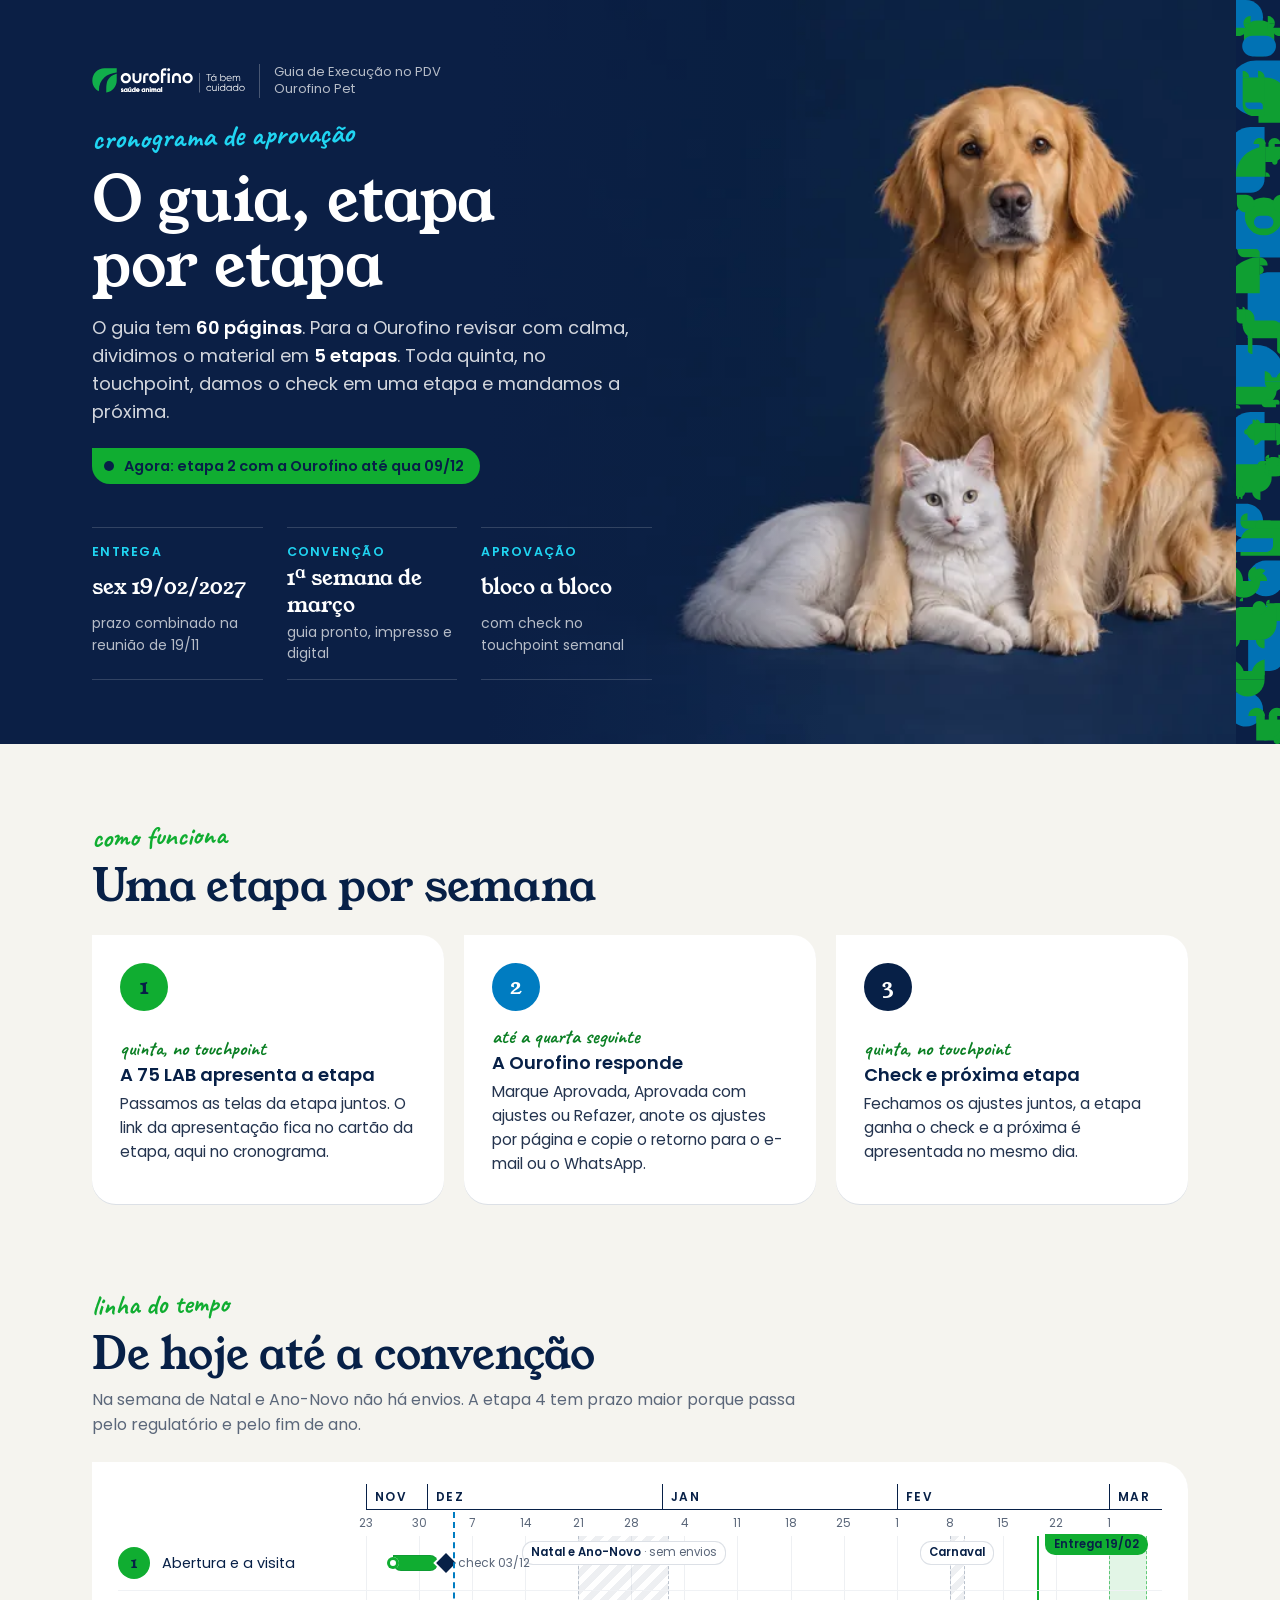
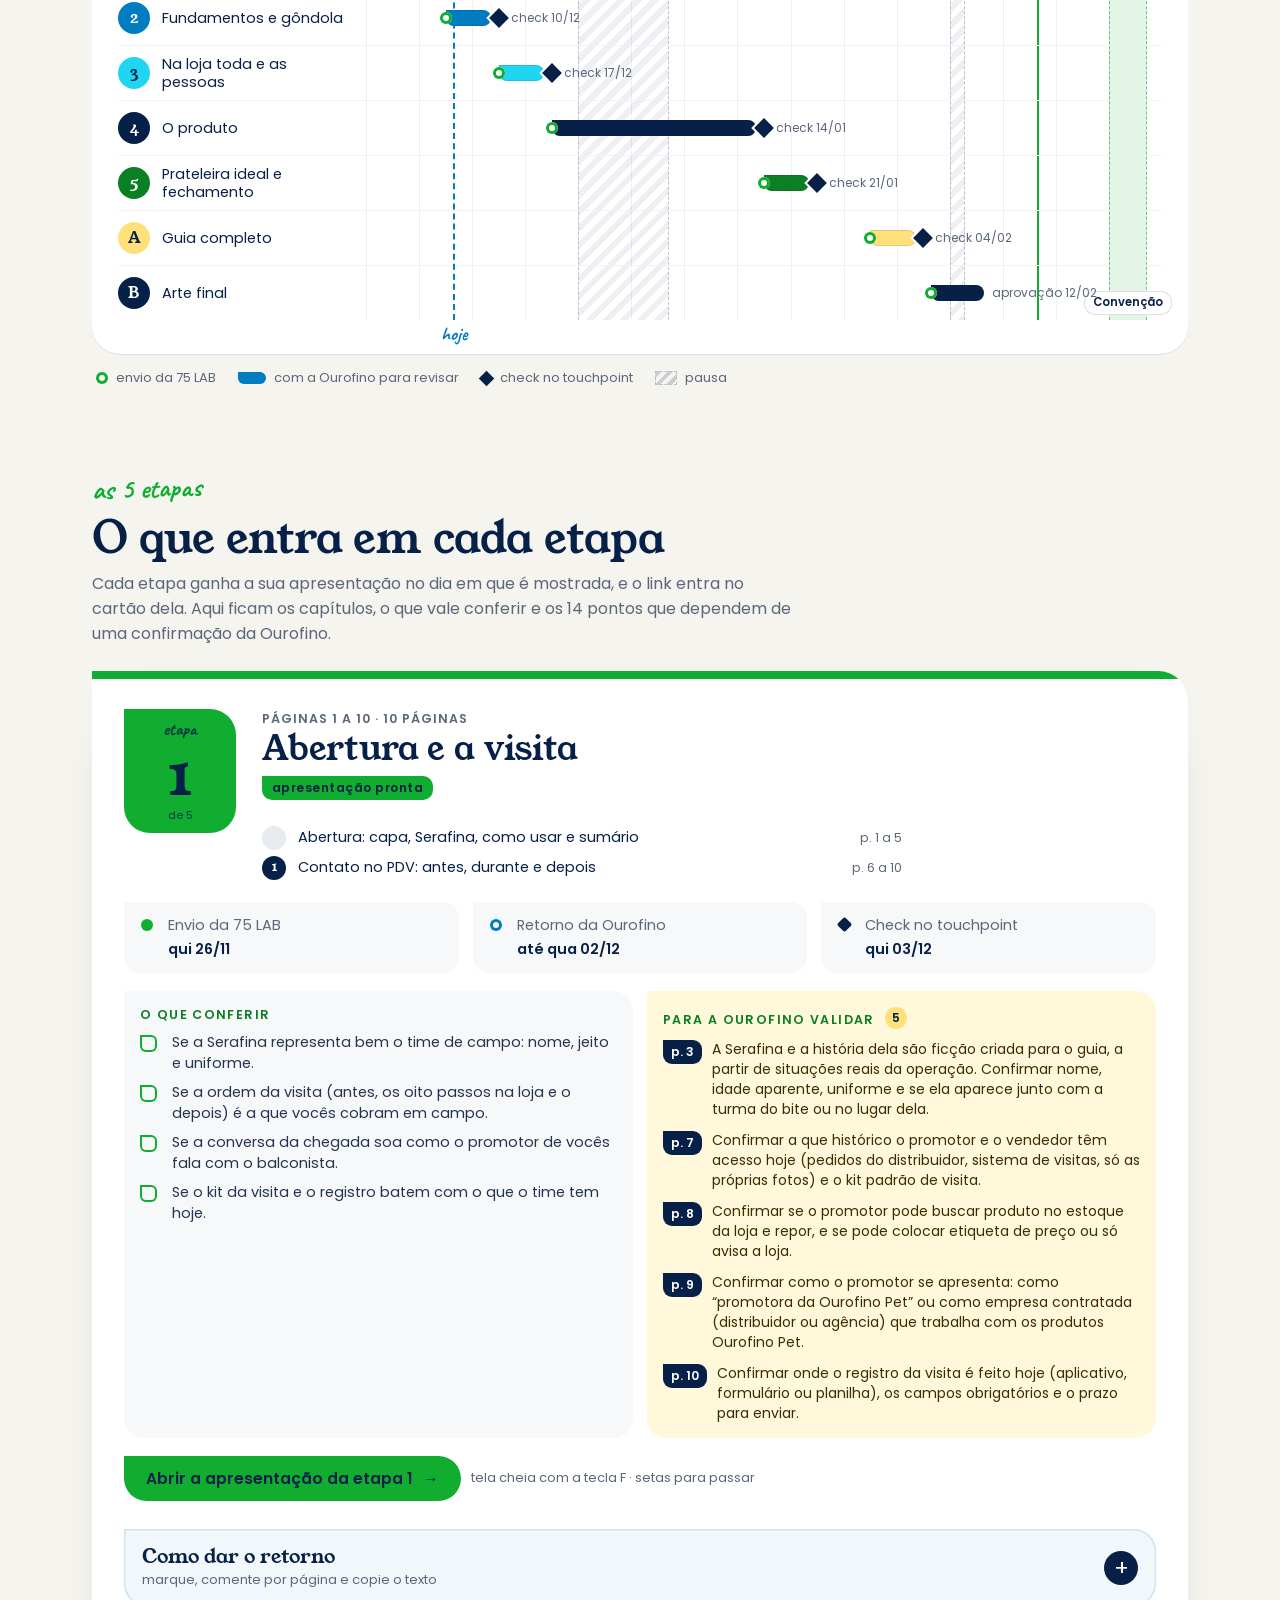
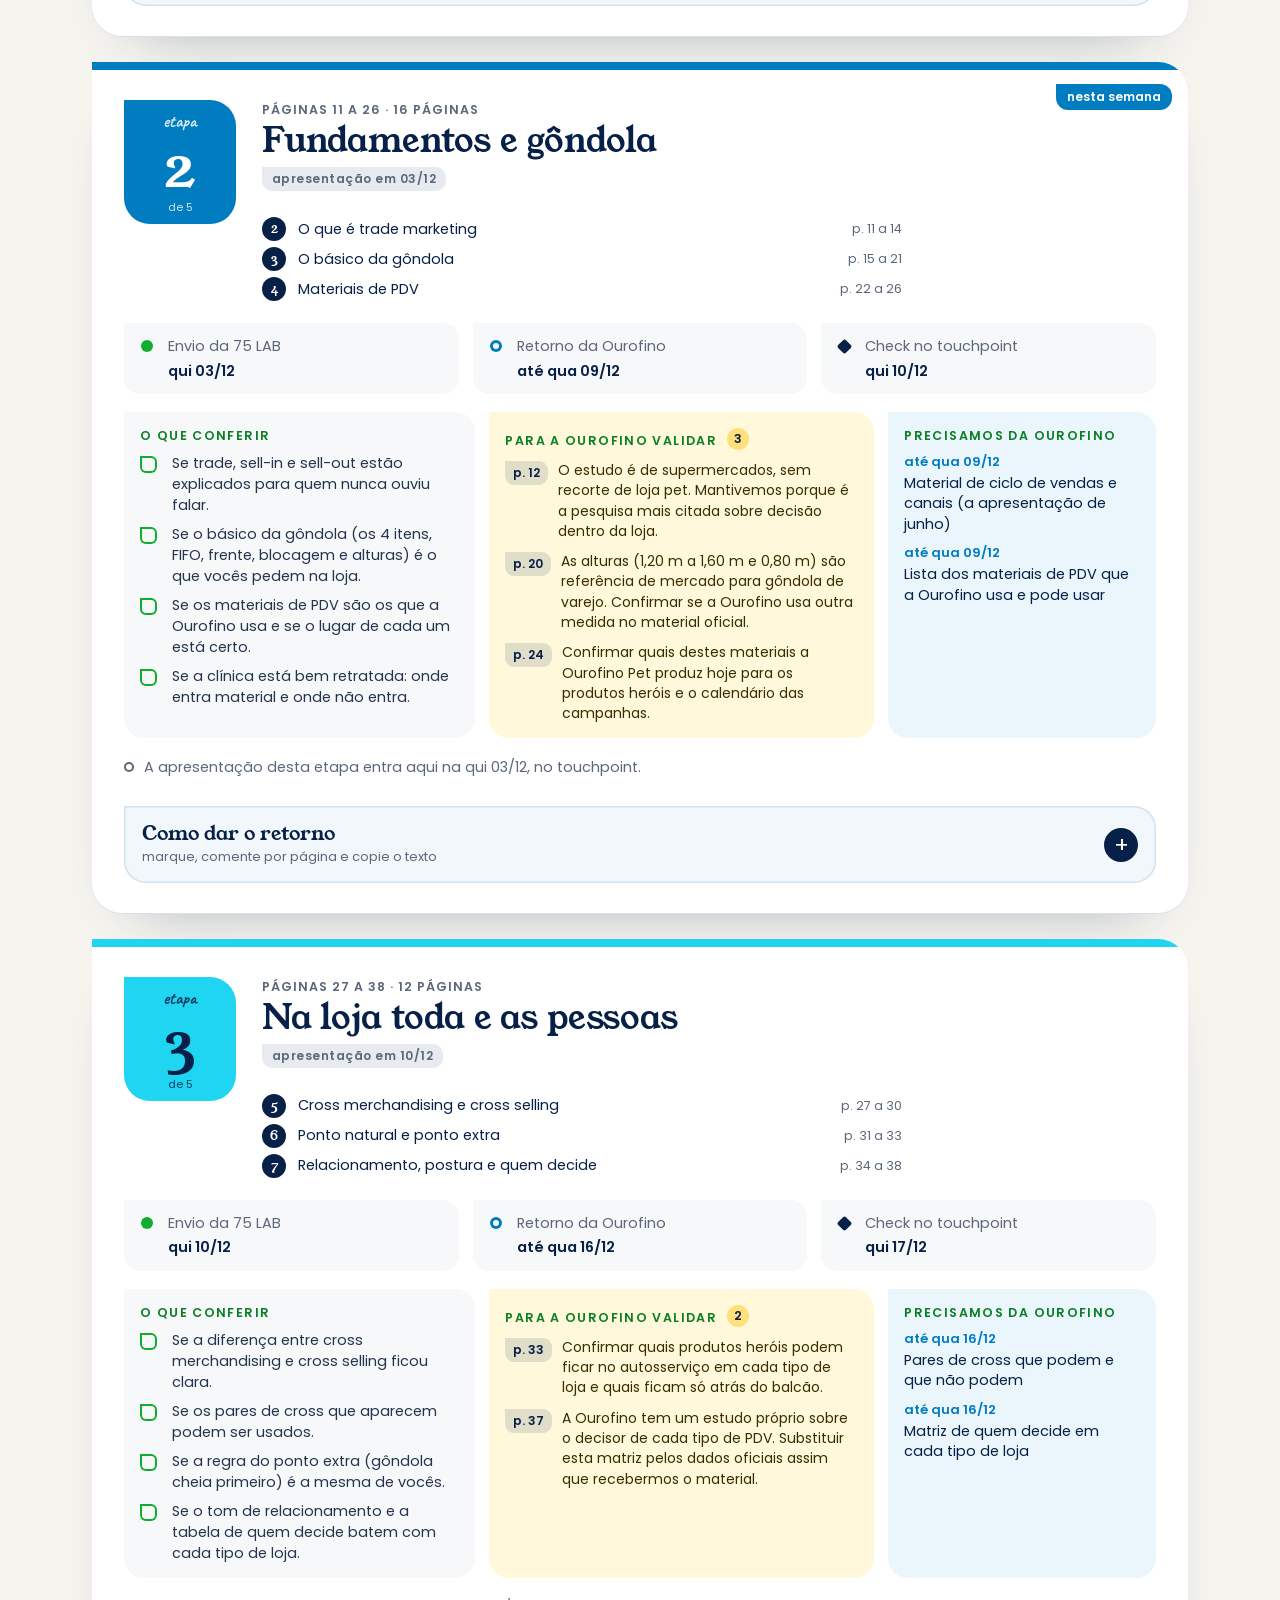
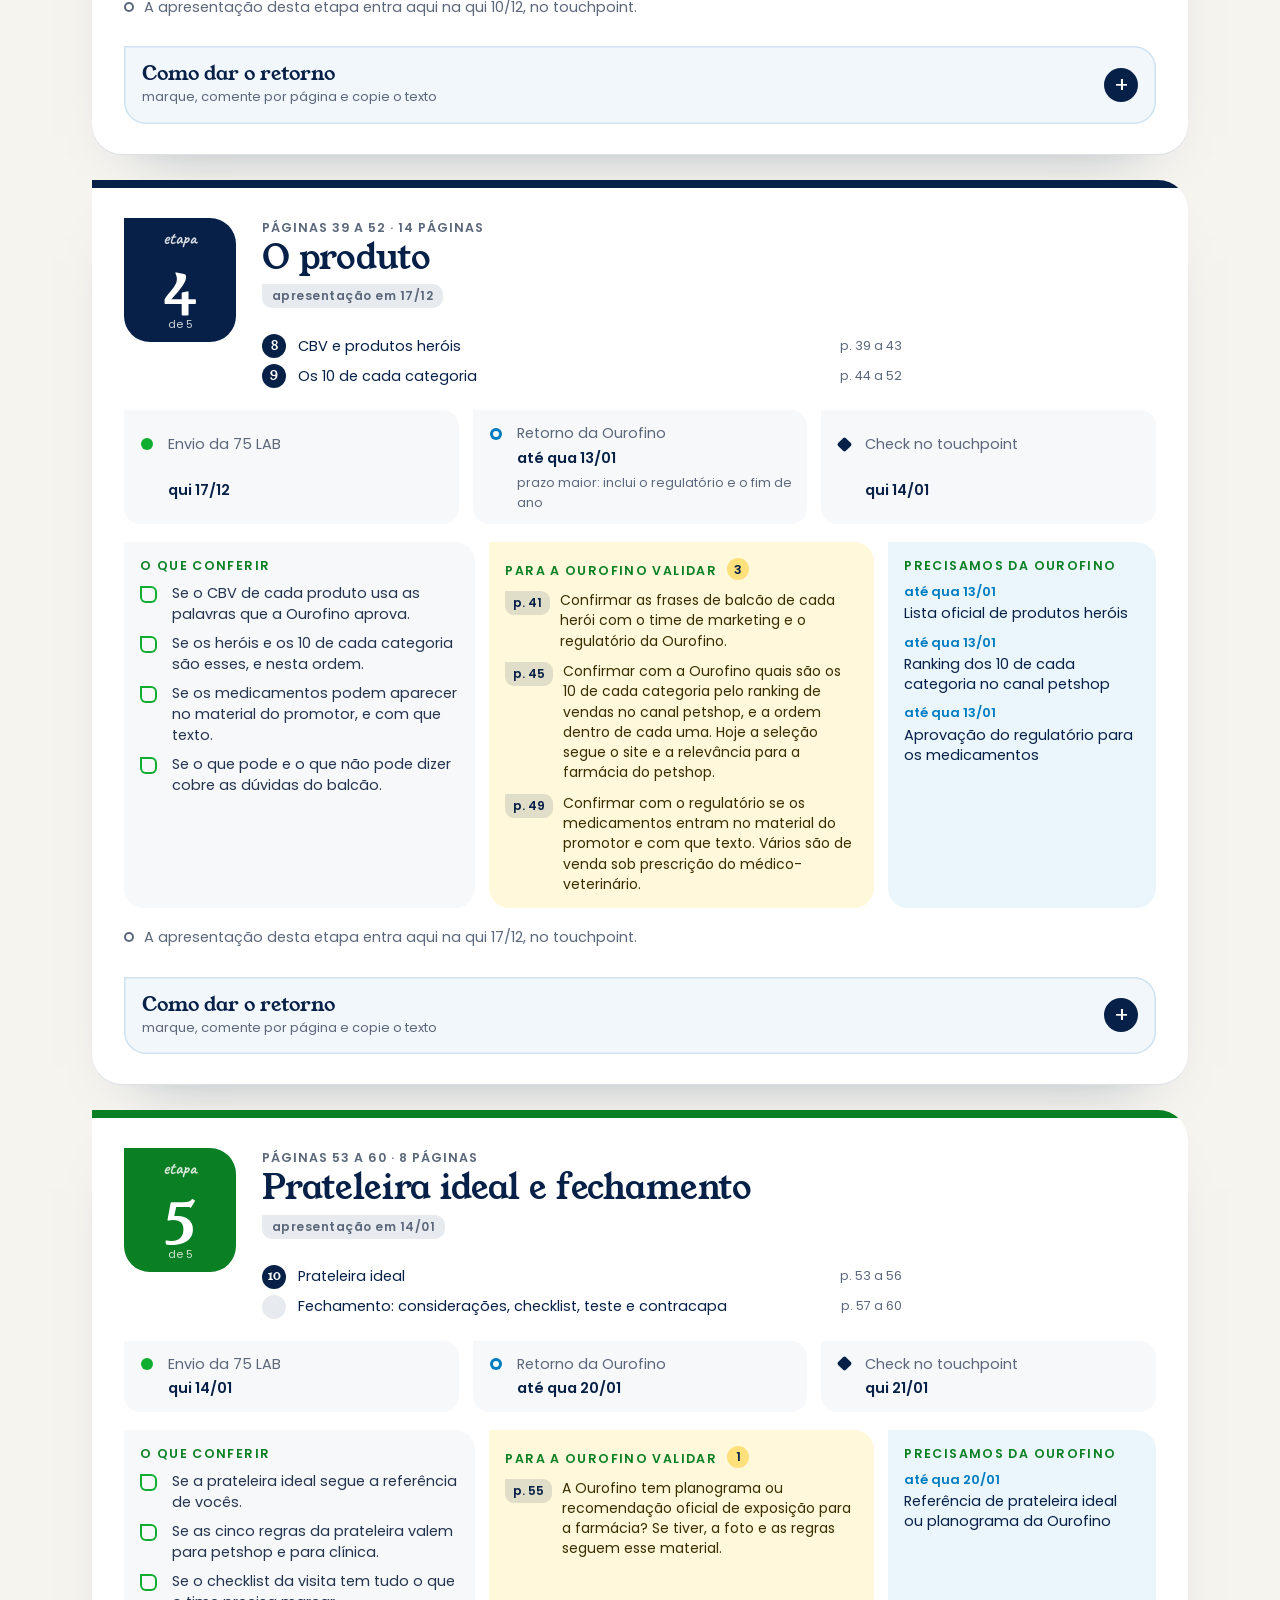
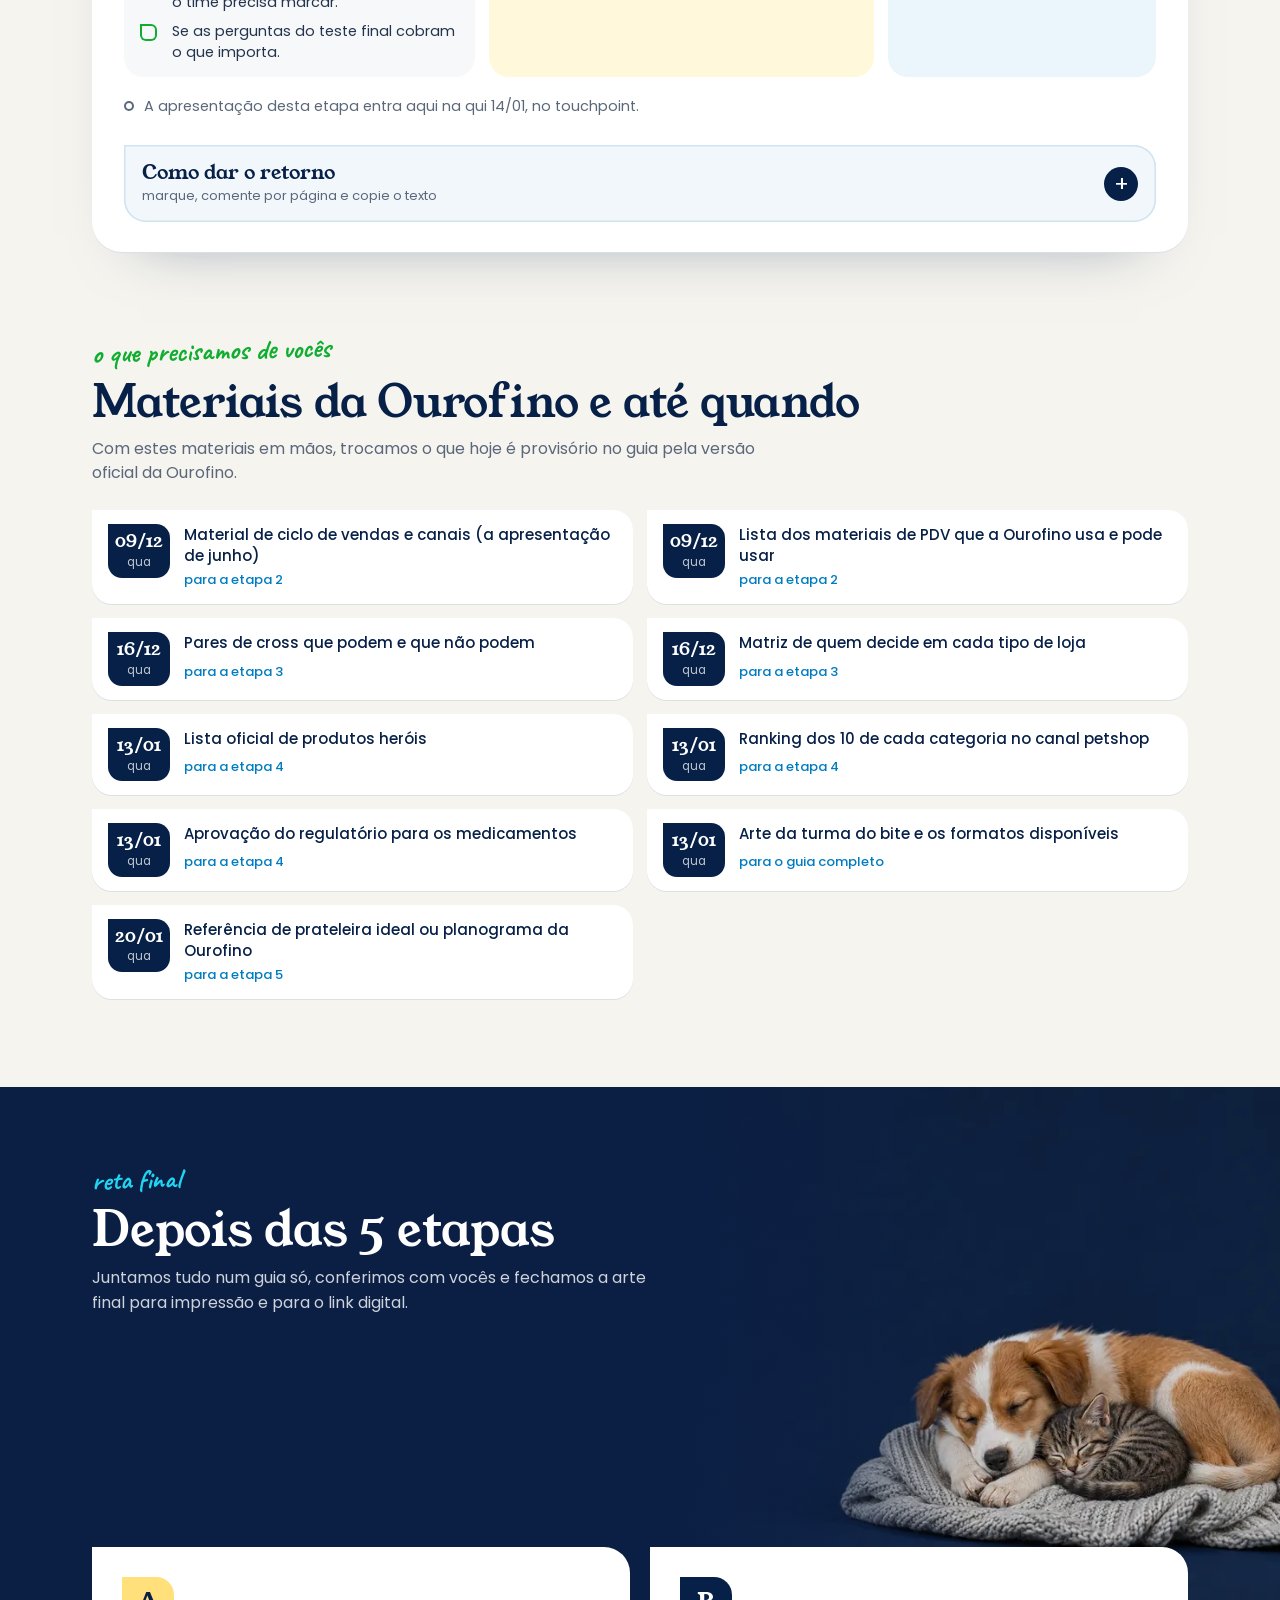
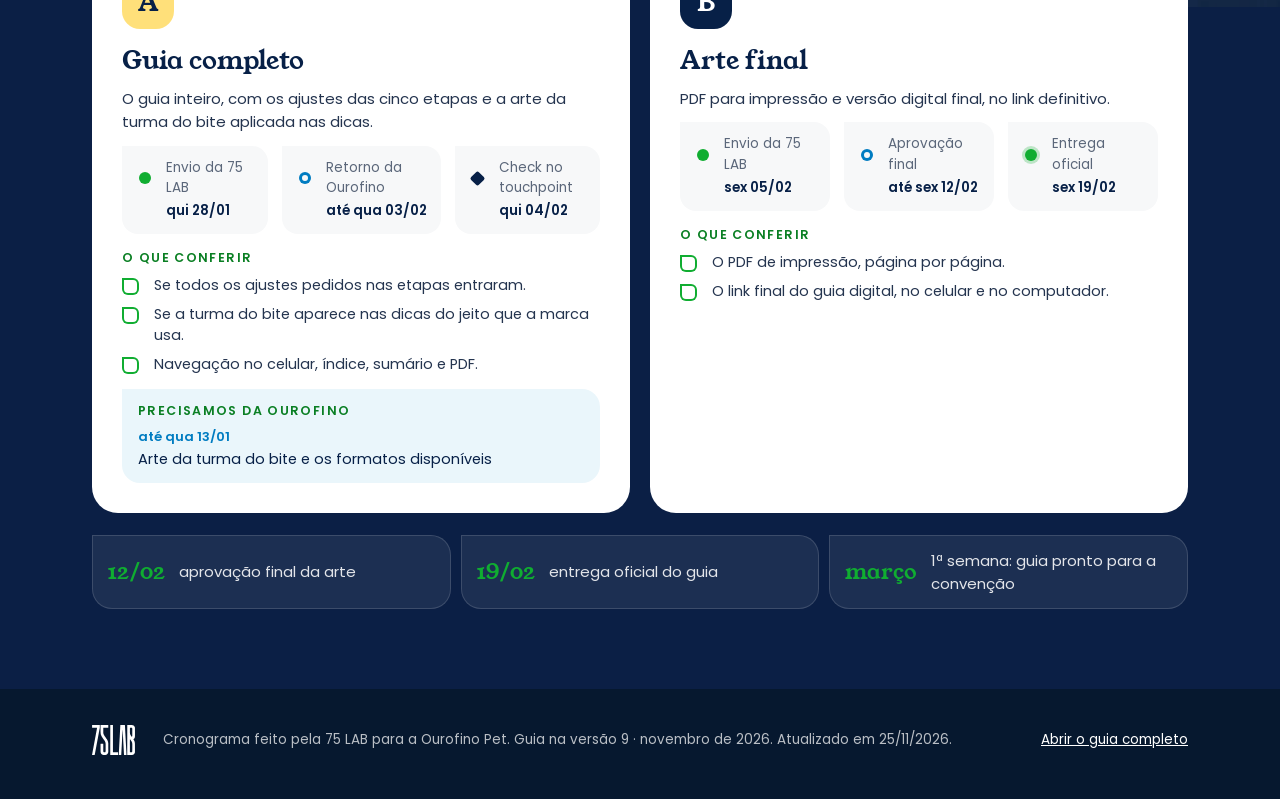
<file: cronograma/index.html>
<!doctype html>
<html lang="pt-BR">
<head>
<meta charset="utf-8">
<meta name="viewport" content="width=device-width, initial-scale=1, viewport-fit=cover">
<title>Cronograma de aprovação · Guia de Execução no PDV · Ourofino Pet</title>
<meta name="description" content="Cronograma de aprovação do Guia de Execução no PDV da Ourofino Pet, etapa por etapa.">
<meta name="robots" content="noindex">
<meta name="theme-color" content="#0B1F45">
<link rel="icon" href="../assets/marca/favicon.png">
<link rel="preconnect" href="https://fonts.googleapis.com"><link rel="preconnect" href="https://fonts.gstatic.com" crossorigin>
<link href="https://fonts.googleapis.com/css2?family=Young+Serif&family=Poppins:wght@400;500;600;700&family=Caveat:wght@600;700&display=swap" rel="stylesheet">
<style>
:root{--navy:#072047;--navy-2:#0B1F45;--verde:#10AD31;--verde-esc:#0A7F23;--azul:#007CC1;--ciano:#20D5F2;--amarelo:#FFE07A;
--papel:#F5F4EF;--linha:#DCE0E6;--cinza:#5B677A;--texto:#24344F;
--f-tit:"Young Serif",Georgia,serif;--f-txt:"Poppins",Arial,sans-serif;--f-mao:"Caveat","Segoe Print",cursive}
*{box-sizing:border-box}
html{scroll-behavior:smooth;-webkit-text-size-adjust:100%}
body{margin:0;background:var(--papel);color:var(--navy);font:400 16px/1.55 var(--f-txt);-webkit-font-smoothing:antialiased}
img{max-width:100%;display:block}
a{color:inherit}
button{font:inherit;color:inherit;cursor:pointer}
.w{max-width:1160px;margin:0 auto;padding:0 16px}
@media (min-width:700px){.w{padding:0 32px}}
h1,h2,h3{font-family:var(--f-tit);font-weight:400;margin:0;letter-spacing:-.005em}
.mao{font:700 28px/1 var(--f-mao);color:var(--verde);display:inline-block;transform:rotate(-1.5deg);transform-origin:left}
:focus-visible{outline:3px solid var(--ciano);outline-offset:3px}

/* topo */
.topo{background:var(--navy-2);color:#fff;position:relative;overflow:hidden}
.topo-f{position:relative;height:62vw;max-height:440px;overflow:hidden}
.topo-f img{width:100%;height:100%;object-fit:cover;object-position:72% 50%}
.topo-f::after{content:"";position:absolute;inset:auto 0 0 0;height:40%;background:linear-gradient(to top,var(--navy-2),rgba(11,31,69,0))}
.topo-t{position:relative;padding-top:4px;padding-bottom:40px}
.topo-marcas{display:flex;align-items:center;gap:14px;margin-bottom:26px;font-size:13px;color:rgba(255,255,255,.7)}
.topo-marcas img{height:26px;width:auto}
.topo-marcas span{padding-left:14px;border-left:1px solid rgba(255,255,255,.25);line-height:1.3}
.topo .mao{color:var(--ciano);font-size:30px;margin-bottom:14px}
.topo h1{font-size:40px;line-height:1.05;max-width:14ch}
.topo .lead{font-size:17px;line-height:1.55;color:rgba(255,255,255,.82);max-width:36em;margin:16px 0 0}
.topo .lead b{color:#fff;font-weight:600}
.agora{display:inline-flex;align-items:center;gap:10px;margin-top:22px;background:var(--verde);color:var(--navy);font-weight:600;font-size:14.5px;line-height:1.3;padding:9px 16px 9px 12px;border-radius:0 18px 18px 18px}
.agora i{width:10px;height:10px;border-radius:50%;background:var(--navy);flex:none;animation:pulsa 2s ease-in-out infinite}
@keyframes pulsa{50%{transform:scale(1.5);opacity:.5}}
.fatos{list-style:none;margin:28px 0 0;padding:0;display:grid;gap:10px}
.fatos li{display:grid;grid-template-columns:auto 1fr;gap:4px 14px;align-items:baseline;padding:14px 0;border-top:1px solid rgba(255,255,255,.16)}
.fatos li:last-child{border-bottom:1px solid rgba(255,255,255,.16)}
.fatos span{font-size:12.5px;letter-spacing:.1em;text-transform:uppercase;color:var(--ciano);font-weight:600;min-width:104px}
.fatos b{font:400 21px/1.25 var(--f-tit)}
.fatos small{grid-column:2;color:rgba(255,255,255,.7);font-size:14px}
.topo-geo{position:absolute;right:0;top:0;bottom:0;width:44px;opacity:.9;display:none}
.topo-geo svg{width:100%;height:100%}.topo-geo .b{fill:var(--azul)}.topo-geo .a{fill:var(--verde)}
@media (min-width:1180px){
 .topo{min-height:640px;display:flex;align-items:center}
 .topo-f{position:absolute;inset:0 44px 0 38%;height:auto;max-height:none}
 .topo-f img{object-position:70% 50%}
 .topo-f::after{inset:0 auto 0 0;width:46%;height:auto;background:linear-gradient(to right,var(--navy-2),rgba(11,31,69,0))}
 .topo-t{padding-top:64px;padding-bottom:64px;width:100%}
 .topo-c{max-width:560px}
 .topo h1{font-size:62px}
 .topo .lead{font-size:18px}
 .fatos{grid-template-columns:repeat(3,1fr);gap:0 24px;max-width:none}
 .fatos li{grid-template-columns:1fr;border-bottom:1px solid rgba(255,255,255,.16)}
 .fatos small{grid-column:1}
 .topo-geo{display:block}
}

/* seções */
.sec{padding-top:56px;padding-bottom:8px}
.sec-cab{margin-bottom:24px}
.sec-cab .mao{margin-bottom:10px}
.sec-cab h2{font-size:32px;line-height:1.1}
.sec-cab p{margin:10px 0 0;color:var(--cinza);max-width:44em}
@media (min-width:900px){.sec{padding-top:80px}.sec-cab h2{font-size:44px}}

/* como funciona */
.passos{list-style:none;margin:0;padding:0;display:grid;gap:14px;counter-reset:p}
.passos li{background:#fff;border-radius:0 24px 24px 24px;padding:22px 22px 22px;display:grid;grid-template-columns:52px 1fr;gap:16px;box-shadow:0 1px 0 var(--linha)}
.passos li>span{width:48px;height:48px;border-radius:50%;display:grid;place-items:center;font:400 22px/1 var(--f-tit);background:var(--verde);color:var(--navy)}
.passos li:nth-child(2)>span{background:var(--azul);color:#fff}
.passos li:nth-child(3)>span{background:var(--navy);color:#fff}
.passos small{display:block;font:700 20px/1 var(--f-mao);color:var(--verde-esc);margin-bottom:4px}
.passos b{display:block;font:600 18px/1.3 var(--f-txt);margin-bottom:6px}
.passos p{margin:0;color:var(--texto);font-size:15.5px}
@media (min-width:900px){.passos{grid-template-columns:repeat(3,1fr);gap:20px}.passos li{grid-template-columns:1fr;padding:28px}}

/* linha do tempo: Gantt no computador */
.gantt{display:none;background:#fff;border-radius:0 28px 28px 28px;padding:22px 26px 34px;box-shadow:0 1px 0 var(--linha)}
.gh,.gr,.gfundo{display:grid;grid-template-columns:230px 1fr;column-gap:18px}
.gt{position:relative}
.gt-h{height:52px}
.gms{position:relative;height:26px;border-bottom:1.5px solid var(--navy)}
.gm{position:absolute;top:0;height:26px;font:600 12px/26px var(--f-txt);letter-spacing:.12em;text-transform:uppercase;padding-left:8px;border-left:1.5px solid var(--navy)}
.gss{position:relative;height:24px}
.gs{position:absolute;top:5px;font-size:11.5px;color:var(--cinza);transform:translateX(-50%)}
.gcorpo{position:relative}
.gfundo{position:absolute;inset:0;pointer-events:none}
.gfundo .gt>i{position:absolute;top:0;bottom:0;width:1px;background:#EEF0F3}
.gp{position:absolute;top:0;bottom:0;background:repeating-linear-gradient(135deg,rgba(7,32,71,.07) 0 6px,rgba(7,32,71,0) 6px 12px);border-left:1px dashed #B9C1CC;border-right:1px dashed #B9C1CC}
.gp span{position:absolute;left:50%;top:6px;transform:translateX(-50%);white-space:nowrap;font-size:11.5px;color:var(--cinza);background:#fff;padding:2px 8px;border-radius:10px;box-shadow:0 0 0 1px var(--linha)}
.gp span b{font-weight:600;color:var(--navy)}
.gp.gc{background:rgba(16,173,49,.12);border-color:rgba(16,173,49,.6)}
.gp.gc span{top:auto;bottom:6px}
.ge{position:absolute;top:0;bottom:0;width:0;border-left:2px solid var(--verde)}
.ge span{position:absolute;top:-2px;left:6px;white-space:nowrap;background:var(--verde);color:var(--navy);font:600 11.5px/1 var(--f-txt);padding:5px 9px;border-radius:0 10px 10px 10px}
.gh-hoje{position:absolute;top:-24px;bottom:0;width:0;border-left:2px dashed var(--azul);z-index:3}
.gh-hoje span{position:absolute;bottom:-24px;left:-14px;font:700 19px/1 var(--f-mao);color:var(--azul)}
.gr{position:relative;align-items:center;min-height:54px;border-bottom:1px solid #F0F2F5}
.gr:last-child{border-bottom:0}
.gl{display:flex;align-items:center;gap:12px;text-decoration:none;color:var(--navy);font-size:14.5px;line-height:1.25;padding:6px 0}
.gl b{flex:none;width:32px;height:32px;border-radius:50%;display:grid;place-items:center;background:var(--c);color:var(--t);font:400 16px/1 var(--f-tit)}
.gl:hover span{text-decoration:underline;text-decoration-color:var(--verde);text-underline-offset:3px}
.gr .gt{height:54px}
.gb{position:absolute;top:19px;height:16px;border-radius:0 8px 8px 8px;background:var(--c);transform-origin:left;box-shadow:inset 0 0 0 1px rgba(7,32,71,.12)}
.gb-e{position:absolute;top:21px;width:12px;height:12px;margin-left:-6px;border-radius:50%;background:#fff;box-shadow:inset 0 0 0 3px var(--verde);z-index:2}
.gb-c{position:absolute;top:20px;width:14px;height:14px;margin-left:-7px;transform:rotate(45deg);background:var(--navy);box-shadow:0 0 0 2px #fff;z-index:2}
.gb-t{position:absolute;top:19px;margin-left:12px;font-size:12px;line-height:16px;color:var(--cinza);white-space:nowrap}
.gb-t2{margin-left:8px}
.g-leg{display:none;flex-wrap:wrap;gap:8px 22px;margin:14px 4px 0;font-size:13px;color:var(--cinza)}
.g-leg span{display:inline-flex;align-items:center;gap:8px}
.g-leg i{display:inline-block}
.lg-b{width:28px;height:12px;border-radius:0 6px 6px 6px;background:var(--azul)}
.lg-e{width:12px;height:12px;border-radius:50%;box-shadow:inset 0 0 0 3px var(--verde)}
.lg-c{width:11px;height:11px;transform:rotate(45deg);background:var(--navy)}
.lg-p{width:22px;height:14px;background:repeating-linear-gradient(135deg,rgba(7,32,71,.18) 0 4px,transparent 4px 8px);border:1px dashed #B9C1CC}
@media (min-width:980px){.gantt{display:block}.g-leg{display:flex}.tl{display:none}}
.js .gb{transform:scaleX(0);transition:transform .9s cubic-bezier(.2,.7,.2,1)}
.js .gantt.viu .gb{transform:none}
.js .gantt .gr:nth-child(2) .gb{transition-delay:.06s}.js .gantt .gr:nth-child(3) .gb{transition-delay:.12s}
.js .gantt .gr:nth-child(4) .gb{transition-delay:.18s}.js .gantt .gr:nth-child(5) .gb{transition-delay:.24s}
.js .gantt .gr:nth-child(6) .gb{transition-delay:.3s}.js .gantt .gr:nth-child(7) .gb{transition-delay:.36s}.js .gantt .gr:nth-child(8) .gb{transition-delay:.42s}

/* linha do tempo: trilha no celular */
.tl{list-style:none;margin:0;padding:0 0 0 4px;position:relative}
.tl::before{content:"";position:absolute;left:70px;top:14px;bottom:14px;border-left:2px dashed #B9C1CC}
.tl-i{position:relative;display:grid;grid-template-columns:56px 1fr;gap:28px;padding:10px 0}
.tl-i time{text-align:right;line-height:1.15;padding-top:4px}
.tl-i time b{display:block;font:400 18px/1.1 var(--f-tit)}
.tl-i time span{font-size:12px;color:var(--cinza)}
.tl-i>div{position:relative;background:#fff;border-radius:0 18px 18px 18px;padding:10px 14px;box-shadow:0 1px 0 var(--linha)}
.tl-i>div::before{content:"";position:absolute;left:-23px;top:13px;width:14px;height:14px;border-radius:50%;background:#fff;box-shadow:inset 0 0 0 3px var(--c,var(--verde))}
.tl-i p{margin:0;font-size:14.5px;line-height:1.4;color:var(--texto)}
.tl-i p+p{margin-top:4px}
.tl-i strong{display:block;font:700 20px/1 var(--f-mao);color:var(--verde-esc);margin-bottom:2px}
.tl-envio>div::before{background:var(--c);box-shadow:0 0 0 3px #fff}
.tl-check>div::before,.tl-aprov>div::before{border-radius:3px;transform:rotate(45deg);background:var(--navy);box-shadow:0 0 0 3px #fff;width:12px;height:12px;left:-22px}
.tl-pausa>div{background:repeating-linear-gradient(135deg,rgba(7,32,71,.06) 0 6px,transparent 6px 12px);box-shadow:inset 0 0 0 1px #CBD2DB}
.tl-pausa>div::before{background:#CBD2DB;box-shadow:0 0 0 3px var(--papel)}
.tl-marco>div{background:var(--verde)}
.tl-marco p,.tl-marco strong{color:var(--navy)}
.tl-marco>div::before{background:var(--verde);box-shadow:0 0 0 3px var(--papel)}
.tl-i.hoje>div{box-shadow:0 0 0 2px var(--azul)}
.tl-i.hoje time::after{content:attr(data-rot);display:block;font:700 18px/1 var(--f-mao);color:var(--azul);margin-top:2px}

/* cartões das etapas */
.ets{display:grid;gap:26px}
.et{background:#fff;border-radius:0 30px 30px 30px;overflow:hidden;box-shadow:0 1px 0 var(--linha),0 30px 60px -48px rgba(7,32,71,.5);scroll-margin-top:16px}
.et-cab{position:relative;display:grid;grid-template-columns:auto 1fr;gap:18px;padding:22px 20px 18px;border-top:8px solid var(--c)}
.et-num{display:flex;flex-direction:column;align-items:center;justify-content:center;width:84px;height:96px;border-radius:0 26px 26px 26px;background:var(--c);color:var(--t);line-height:1}
.et-num span{font:700 18px/1 var(--f-mao);opacity:.85}
.et-num b{font:400 44px/1 var(--f-tit);margin:8px 0 6px}
.et-num small{font-size:11px;opacity:.8}
.et-pg{margin:0 0 2px;font-size:12.5px;letter-spacing:.08em;text-transform:uppercase;color:var(--cinza);font-weight:600}
.et h3{font-size:26px;line-height:1.1;margin-bottom:10px}
.et-tt{align-self:center}
.et h3{margin-bottom:0}
.ec{grid-column:1/-1;list-style:none;margin:0;padding:12px 0 0;display:grid;gap:6px;border-top:1px solid #EEF0F3}
.ec li{display:grid;grid-template-columns:26px 1fr auto;gap:10px;align-items:center;font-size:14.5px;line-height:1.3}
.ec-n{width:24px;height:24px;border-radius:50%;background:var(--navy);color:#fff;display:grid;place-items:center;font:400 12.5px/1 var(--f-tit)}
.ec-n.vazio{background:#E7EAEE}
.ec em{font-style:normal;font-size:12.5px;color:var(--cinza);white-space:nowrap}
.et-agora{position:absolute;right:16px;top:14px;background:var(--azul);color:#fff;font:600 12px/1 var(--f-txt);padding:7px 11px;border-radius:0 12px 12px 12px}
.ed{list-style:none;margin:0;padding:0 20px;display:grid;gap:0}
.ed li{display:grid;grid-template-columns:20px 1fr auto;column-gap:12px;align-items:center;padding:11px 0;border-top:1px solid #EEF0F3;font-size:14.5px}
.ed li span{color:var(--cinza)}
.ed li b{font-weight:600;white-space:nowrap}
.ed li small{grid-column:2/4;color:var(--cinza);font-size:12.5px;margin-top:2px}
.ed i{width:12px;height:12px;border-radius:50%;justify-self:center}
.ed-e{background:var(--verde)}
.ed-r{box-shadow:inset 0 0 0 3px var(--azul)}
.ed-c{border-radius:2px!important;transform:rotate(45deg);background:var(--navy);width:11px!important;height:11px!important}
.ed-m{background:var(--verde);box-shadow:0 0 0 3px rgba(16,173,49,.25)}
.eg{display:grid;gap:12px;padding:18px 20px 4px}
.eb h4,.fc h4{font:600 12.5px/1.2 var(--f-txt);letter-spacing:.11em;text-transform:uppercase;color:var(--verde-esc);margin:0 0 10px}
.eb{background:#F7F8F9;border-radius:0 20px 20px 20px;padding:16px 16px 14px}
.eb h4 span{display:inline-grid;place-items:center;min-width:22px;height:22px;padding:0 6px;border-radius:11px;background:var(--amarelo);color:var(--navy);margin-left:6px;letter-spacing:0;vertical-align:1px}
.eb-val{background:#FFF8DA}
.eb-prec{background:#EAF6FB}
.eo{list-style:none;margin:0;padding:0;display:grid;gap:8px}
.eo li{display:grid;grid-template-columns:22px 1fr;gap:10px;font-size:14.5px;line-height:1.45;color:var(--texto)}
.eo li::before{content:"";width:17px;height:17px;margin-top:3px;border-radius:0 6px 6px 6px;box-shadow:inset 0 0 0 2px var(--verde)}
.ev{list-style:none;margin:0;padding:0;display:grid;gap:10px}
.ev li{display:grid;grid-template-columns:auto 1fr;gap:10px;font-size:14px;line-height:1.45;color:#3a2d00}
.ev a{align-self:start;background:var(--navy);color:#fff;text-decoration:none;font-size:12px;font-weight:600;line-height:1;padding:6px 8px;border-radius:0 9px 9px 9px;white-space:nowrap;margin-top:1px}
.ev a:hover{background:var(--azul)}
.ev-vazio{margin:0;font-size:14.5px;color:#3a2d00}
.ev .ev-p{align-self:start;background:rgba(7,32,71,.12);color:var(--navy);font-size:12px;font-weight:600;line-height:1;padding:6px 8px;border-radius:0 9px 9px 9px;white-space:nowrap;margin-top:1px}
.et-sit{display:inline-block;margin-top:8px;font:600 12px/1 var(--f-txt);letter-spacing:.04em;padding:6px 10px;border-radius:0 10px 10px 10px;background:#E7EAEE;color:var(--cinza)}
.et-sit.on{background:var(--verde);color:var(--navy)}
.et-dica{align-self:center;font-size:13px;color:var(--cinza)}
.et-espera{display:flex;align-items:center;gap:10px;margin:0;font-size:14.5px;color:var(--cinza)}
.et-espera i{flex:none;width:10px;height:10px;border-radius:50%;box-shadow:inset 0 0 0 2px var(--cinza)}
.ep{list-style:none;margin:0;padding:0;display:grid;gap:10px}
.ep li{display:grid;gap:2px;font-size:14.5px;line-height:1.4}
.ep b{font-weight:600;color:var(--azul);font-size:13px}
@media (min-width:900px){
 .et-cab{grid-template-columns:auto 1fr;padding:30px 32px 22px;gap:26px}
 .et-num{width:112px;height:124px}.et-num b{font-size:58px}
 .et h3{font-size:34px}
 .et-num{grid-row:1/3}
 .et-tt{align-self:end}
 .ec{grid-column:2;max-width:640px;border-top:0;padding-top:0}
 .ed{grid-template-columns:repeat(3,1fr);padding:0 32px;gap:14px}
 .ed li{border-top:0;background:#F7F8F9;border-radius:0 16px 16px 16px;padding:12px 14px;grid-template-columns:18px 1fr;row-gap:2px}
 .ed li b{grid-column:2}
 .ed li small{grid-column:2}
 .eg{grid-template-columns:1fr 1fr;padding:18px 32px 4px;gap:14px}
 .eg3{grid-template-columns:1.05fr 1.15fr .8fr}
}
@media (min-width:900px){
}

/* ações */
.et-ac{display:flex;flex-wrap:wrap;gap:10px;padding:12px 20px 22px}
@media (min-width:900px){.et-ac{padding:14px 32px 28px}}
.btn{display:inline-flex;align-items:center;gap:10px;border:0;background:var(--verde);color:var(--navy);font:600 15.5px/1 var(--f-txt);padding:15px 22px;border-radius:0 24px 24px 24px;text-decoration:none;transition:background .2s,transform .2s}
.btn:hover{background:#13c238;transform:translateY(-1px)}
.btn-2{background:transparent;box-shadow:inset 0 0 0 2px var(--navy)}
.btn-2:hover{background:var(--navy);color:#fff}
@media (max-width:480px){.et-ac .btn{width:100%;justify-content:center}}

/* retorno */
.rt{margin:0 20px 22px;border-radius:0 22px 22px 22px;background:#F2F7FB;box-shadow:inset 0 0 0 1.5px #CFE3F1}
@media (min-width:900px){.rt{margin:0 32px 30px}}
.rt summary{list-style:none;cursor:pointer;padding:16px 18px;display:grid;grid-template-columns:1fr auto;align-items:center;gap:2px 12px}
.rt summary::-webkit-details-marker{display:none}
.rt summary span{font:400 20px/1.15 var(--f-tit)}
.rt summary small{grid-column:1;font-size:13px;color:var(--cinza)}
.rt summary::after{content:"+";grid-column:2;grid-row:1/3;width:34px;height:34px;border-radius:50%;background:var(--navy);color:#fff;display:grid;place-items:center;font:400 22px/1 var(--f-txt)}
.rt[open] summary::after{content:"−"}
.rt-in{padding:4px 18px 20px;display:grid;gap:18px}
.rt-l{display:block;font:600 12.5px/1.2 var(--f-txt);letter-spacing:.1em;text-transform:uppercase;color:var(--navy);margin:0 0 8px}
.rt-l small{text-transform:none;letter-spacing:0;font-weight:400;color:var(--cinza)}
.rt-sit{border:0;margin:0;padding:0;display:flex;flex-wrap:wrap;gap:8px}
.rt-sit legend{padding:0}
.rt-sit label{position:relative}
.rt-sit input{position:absolute;opacity:0;inset:0;margin:0;cursor:pointer}
.rt-sit label span{display:inline-flex;align-items:center;gap:9px;padding:11px 16px 11px 12px;background:#fff;border-radius:0 18px 18px 18px;box-shadow:inset 0 0 0 1.5px var(--linha);font-size:14.5px;font-weight:500}
.rt-sit label span i{width:16px;height:16px;border-radius:50%;box-shadow:inset 0 0 0 2px #9AA6B5}
.rt-sit input:checked+span{background:var(--navy);color:#fff;box-shadow:none}
.rt-sit input:checked+span i{background:var(--verde);box-shadow:inset 0 0 0 3px #fff}
.rt-sit input:focus-visible+span{outline:3px solid var(--ciano);outline-offset:2px}
.rt-linha{display:grid;grid-template-columns:1fr auto;gap:8px;margin-bottom:10px;background:#fff;border-radius:0 16px 16px 16px;padding:10px;box-shadow:inset 0 0 0 1px var(--linha)}
.rt-linha select{grid-column:1;font:500 14px var(--f-txt);color:var(--navy);padding:9px 10px;border:1px solid var(--linha);border-radius:10px;background:#fff;max-width:100%;min-width:0}
.rt-linha textarea{grid-column:1/-1}
.rt-linha .rt-x{grid-column:2;grid-row:1;border:0;background:#EEF0F3;width:38px;border-radius:10px;font-size:18px;color:var(--cinza)}
textarea{width:100%;font:400 15px/1.45 var(--f-txt);color:var(--navy);border:1px solid var(--linha);border-radius:12px;padding:10px 12px;background:#fff;resize:vertical}
textarea:focus,select:focus{outline:2px solid var(--ciano);outline-offset:1px;border-color:transparent}
.rt-mais{border:0;background:none;color:var(--azul);font-weight:600;font-size:14.5px;padding:6px 0}
.rt-val{display:grid;gap:12px}
.rt-vi{display:grid;gap:6px}
.rt-vi span{font-size:13.5px;line-height:1.4;color:var(--texto)}
.rt-vi b{font-weight:600;color:var(--navy)}
.rt-prev textarea{background:#F7F8F9;font-size:13.5px;color:var(--texto)}
.rt-ac{display:flex;flex-wrap:wrap;align-items:center;gap:10px 16px}
.rt-ok{font-size:14px;color:var(--verde-esc);font-weight:600}
.rt-limpa{border:0;background:none;color:var(--cinza);font-size:13px;text-decoration:underline;text-underline-offset:3px;margin-left:auto;padding:6px 0}
.rt-obs{margin:0;font-size:12.5px;color:var(--cinza)}
@media (min-width:900px){.rt-in{padding:4px 22px 24px}.rt-linha{grid-template-columns:240px 1fr auto;align-items:start}.rt-linha textarea{grid-column:2}.rt-linha .rt-x{grid-column:3;height:38px}}

/* precisamos */
.pd{list-style:none;margin:0;padding:0;display:grid;gap:10px}
.pd li{display:grid;grid-template-columns:62px 1fr;gap:4px 14px;align-items:start;background:#fff;border-radius:0 20px 20px 20px;padding:14px 16px;box-shadow:0 1px 0 var(--linha)}
.pd time{grid-row:1/3;background:var(--navy);color:#fff;border-radius:0 14px 14px 14px;text-align:center;padding:8px 4px;line-height:1.1}
.pd time b{display:block;font:400 18px/1.1 var(--f-tit)}
.pd time span{font-size:11.5px;opacity:.75}
.pd-t{font-weight:500;font-size:15px;line-height:1.4}
.pd a{font-size:13px;color:var(--azul);text-decoration:none;font-weight:500}
.pd a:hover{text-decoration:underline}
@media (min-width:900px){.pd{grid-template-columns:1fr 1fr;gap:14px}}

/* reta final */
.final{background:var(--navy-2);color:#fff;margin-top:80px;position:relative;overflow:hidden}
.final-f{height:58vw;max-height:420px;position:relative;overflow:hidden}
.final-f img{width:100%;height:100%;object-fit:cover;object-position:72% 60%}
.final-f::after{content:"";position:absolute;inset:auto 0 0 0;height:45%;background:linear-gradient(to top,var(--navy-2),rgba(11,31,69,0))}
.final-t{position:relative;padding-top:8px;padding-bottom:56px}
.final .mao{color:var(--ciano)}
.final h2{font-size:34px;line-height:1.1;margin:6px 0 10px}
.final .lead{color:rgba(255,255,255,.8);max-width:40em;margin:0 0 26px}
.fcs{display:grid;gap:16px}
.fc{position:relative;background:#fff;color:var(--navy);border-radius:0 26px 26px 26px;padding:22px 20px 20px}
.fc-k{width:52px;height:52px;border-radius:0 18px 18px 18px;background:var(--c);color:var(--t);display:grid;place-items:center;font:400 26px/1 var(--f-tit);margin-bottom:12px}
.fc h3{font-size:26px;margin-bottom:6px}
.fc-d{margin:0 0 12px;color:var(--texto);font-size:15px}
.fc .ed{padding:0;margin-bottom:16px}
.fc-prec{margin-top:14px;background:#EAF6FB;border-radius:0 18px 18px 18px;padding:14px 16px}
.marcos{list-style:none;margin:22px 0 0;padding:0;display:grid;gap:10px}
.marcos li{display:grid;grid-template-columns:auto 1fr;gap:4px 14px;align-items:center;padding:14px 16px;border-radius:0 20px 20px 20px;background:rgba(255,255,255,.07);box-shadow:inset 0 0 0 1px rgba(255,255,255,.14)}
.marcos b{font:400 22px/1.1 var(--f-tit);color:var(--verde)}
.marcos span{font-size:15px;color:rgba(255,255,255,.88)}
@media (min-width:900px){
 .final{display:grid;grid-template-columns:1fr}
 .final-f{position:absolute;inset:0 0 auto 52%;height:520px;max-height:none}
 .final-f::after{inset:0 auto 0 0;width:50%;height:auto;background:linear-gradient(to right,var(--navy-2),rgba(11,31,69,0))}
 .final-t{padding-top:80px;padding-bottom:80px}
 .final-c{max-width:560px;min-height:360px}
 .final h2{font-size:48px}
 .fcs{grid-template-columns:1fr 1fr;gap:20px;margin-top:20px}
 .fc{padding:30px}
 .fc .ed li{font-size:13.5px}
 .marcos{grid-template-columns:repeat(3,1fr)}
}

/* rodapé */
.rodape{background:#06182f;color:rgba(255,255,255,.72);padding:36px 0 44px;font-size:13.5px}
.rodape .w{display:flex;flex-wrap:wrap;align-items:center;gap:16px 28px}
.rodape img{height:30px;width:auto}
.rodape p{margin:0;flex:1;min-width:220px;line-height:1.55}
.rodape a{color:#fff}

@media (prefers-reduced-motion:reduce){*{animation:none!important;transition:none!important}.js .gb{transform:none}}
@media print{
 body{background:#fff}
 .topo,.final{background:#0B1F45!important;-webkit-print-color-adjust:exact;print-color-adjust:exact}
 .rt,.et-ac,.agora{display:none!important}
 .gantt{display:block!important;break-inside:avoid}.tl{display:none!important}.js .gb{transform:none!important}
 .et{break-inside:avoid-page;box-shadow:0 0 0 1px var(--linha)}
}
</style>
</head>
<body>
<header class="topo">
  <figure class="topo-f" style="margin:0"><img src="../assets/img/v6/v6-capa.webp" srcset="../assets/img/v6/v6-capa-900.webp 900w, ../assets/img/v6/v6-capa.webp 1800w" sizes="(min-width:900px) 62vw, 100vw" width="1800" height="1200" alt="Golden retriever e gato branco, a capa do guia"></figure>
  <div class="topo-geo" aria-hidden="true"><svg xmlns="http://www.w3.org/2000/svg" viewBox="448.5 -9.1 126.5 1339.7" preserveAspectRatio="xMidYMin slice"><path class="b" transform="matrix(1,0,0,-1,458.9876,149.48078)" d="M0 0V0C0 27.402 22.213 49.615 49.615 49.615H99.231V0C99.231-27.402 77.017-49.615 49.615-49.615 22.213-49.615 0-27.402 0 0"/><path class="b" transform="matrix(1,0,0,-1,523.5782,219.71808)" d="M0 0V-93.265C0-107.014-11.146-118.159-24.895-118.159H-64.48V-38.922C-64.48-17.426-47.054 0-25.558 0Z"/><path class="b" transform="matrix(1,0,0,-1,557.5668,481.1681)" d="M0 0V-93.264C0-107.014-11.146-118.159-24.895-118.159H-64.48V-38.922C-64.48-17.426-47.054 0-25.558 0Z"/><path class="b" transform="matrix(1,0,0,-1,520.8285,21.821106)" d="M0 0V0C0 17.077-13.844 30.921-30.921 30.921H-61.841V0C-61.841-17.077-47.997-30.921-30.921-30.921-13.844-30.921 0-17.077 0 0"/><path class="b" transform="matrix(1,0,0,-1,458.9876,404.8219)" d="M0 0V0C0-27.402 22.213-49.615 49.615-49.615H99.231V0C99.231 27.401 77.017 49.615 49.615 49.615 22.213 49.615 0 27.401 0 0"/><path class="b" transform="matrix(1,0,0,-1,558.2184,661.5686)" d="M0 0V0C0 27.402-22.213 49.615-49.615 49.615H-99.231V0C-99.231-27.402-77.017-49.615-49.615-49.615-22.213-49.615 0-27.402 0 0"/><path class="b" transform="matrix(1,0,0,-1,523.5782,732.85159)" d="M0 0V-119.409C0-133.159-11.146-144.304-24.895-144.304H-64.48V-38.922C-64.48-17.426-47.054 0-25.558 0Z"/><path class="b" transform="matrix(1,0,0,-1,558.5176,1080.718)" d="M0 0V-93.264C0-107.014-11.146-118.159-24.895-118.159H-64.48V-38.922C-64.48-17.426-47.054 0-25.558 0Z"/><path class="b" transform="matrix(1,0,0,-1,520.8285,928.6983)" d="M0 0V0C0 17.077-13.844 30.921-30.921 30.921H-61.841V0C-61.841-17.077-47.997-30.921-30.921-30.921-13.844-30.921 0-17.077 0 0"/><path class="b" transform="matrix(1,0,0,-1,520.8285,1268.0604)" d="M0 0V0C0 17.077-13.844 30.921-30.921 30.921H-61.841V0C-61.841-17.077-47.997-30.921-30.921-30.921-13.844-30.921 0-17.077 0 0"/><path class="b" transform="matrix(1,0,0,-1,494.113,1032.3163)" d="M0 0V0C0 17.725 14.369 32.093 32.093 32.093H64.186V0C64.186-17.725 49.818-32.093 32.094-32.093H32.093C14.369-32.093 0-17.725 0 0"/><path class="a" transform="matrix(1,0,0,-1,511.9062,130.34467)" d="M0 0V12.141C6.503 12.141 11.776 6.705 11.776 0Z"/><path class="a" transform="matrix(1,0,0,-1,484.1779,130.34467)" d="M0 0V12.141C6.503 12.141 11.776 6.705 11.776 0Z"/><path class="a" transform="matrix(1,0,0,-1,512.6187,212.1101)" d="M0 0V81.765H11.754C36.05 81.765 55.746 61.212 55.746 35.86V0Z"/><path class="a" transform="matrix(1,0,0,-1,484.1779,179.3518)" d="M0 0V49.007H39.655V-20.611H19.753C8.843-20.611 0-11.384 0 0"/><path class="b" transform="matrix(1,0,0,-1,488.8804,175.53821)" d="M0 0H25.605C28.868 0 31.513-2.645 31.513-5.908V-11.921H9.237C4.136-11.921 0-7.785 0-2.684Z"/><path class="a" transform="matrix(1,0,0,-1,486.4402,69.12091)" d="M0 0V18.305C0 31.108 10.38 41.488 23.183 41.488H31.4C44.203 41.488 54.583 31.108 54.583 18.305V0C54.583-12.804 44.203-23.183 31.4-23.183H23.183C10.38-23.183 0-12.804 0 0"/><path class="a" transform="matrix(1,0,0,-1,529.2888,32.60016)" d="M0 0V12.862C7.104 12.862 12.862 7.104 12.862 0Z"/><path class="a" transform="matrix(1,0,0,-1,529.2888,32.60016)" d="M0 0V-12.862C7.104-12.862 12.862-7.104 12.862 0Z"/><path class="a" transform="matrix(1,0,0,-1,498.4164,32.60016)" d="M0 0V12.862C-7.104 12.862-12.862 7.104-12.862 0Z"/><path class="a" transform="matrix(1,0,0,-1,498.4164,32.60016)" d="M0 0V-12.862C-7.104-12.862-12.862-7.104-12.862 0Z"/><path class="a" transform="matrix(1,0,0,-1,538.3426,40.676759)" d="M0 0H14.949C23.215 0 29.917-6.702 29.917-14.967H11.777C5.272-14.967 0-9.695 0-3.191Z"/><path class="a" transform="matrix(1,0,0,-1,489.1204,40.676759)" d="M0 0H-14.949C-23.215 0-29.917-6.702-29.917-14.967H-11.777C-5.272-14.967 0-9.695 0-3.191Z"/><path class="b" transform="matrix(1,0,0,-1,525.5887,92.42108)" d="M0 0H-23.775C-34.001 0-42.291 8.29-42.291 18.517-42.291 28.743-34.001 37.033-23.775 37.033H0C10.226 37.033 18.517 28.743 18.517 18.517 18.517 8.29 10.226 0 0 0"/><path class="a" transform="matrix(1,0,0,-1,541.9551,287.5893)" d="M0 0C-2.676 0-4.846 2.17-4.846 4.846-4.846 7.522-2.676 9.691 0 9.691H4.846V4.846C4.846 2.17 2.676 0 0 0"/><path class="a" transform="matrix(1,0,0,-1,514.5363,239.40009)" d="M0 0C-5.969 0-10.809-4.839-10.809-10.808H10.808C10.808-4.839 5.969 0 0 0"/><path class="a" transform="matrix(1,0,0,-1,541.5623,239.40009)" d="M0 0C-5.969 0-10.809-4.839-10.809-10.808H10.808C10.808-4.839 5.969 0 0 0"/><path class="a" transform="matrix(1,0,0,-1,514.0721,257.27839)" d="M0 0V16.036H2.377C7.289 16.036 11.272 12.005 11.272 7.033V0Z"/><path class="a" transform="matrix(1,0,0,-1,541.9117,257.27839)" d="M0 0V16.036H-2.377C-7.289 16.036-11.272 12.005-11.272 7.033V0Z"/><path class="a" transform="matrix(1,0,0,-1,449.8572,287.4375)" d="M0 0C0-11.961 9.697-21.659 21.658-21.659V21.658C9.697 21.658 0 11.961 0 0"/><path class="a" transform="matrix(1,0,0,-1,525.1215,309.0959)" d="M0 0V8.193C4.525 8.193 8.193 4.525 8.193 0Z"/><path class="a" transform="matrix(1,0,0,-1,525.2174,309.0959)" d="M0 0V53.864C-29.748 53.864-53.865 29.748-53.865 0Z"/><path class="a" transform="matrix(1,0,0,-1,524.6899,255.23181)" d="M0 0H33.217V-5.801C33.217-17.791 23.378-27.512 11.242-27.512H0Z"/><path class="a" transform="matrix(1,0,0,-1,555.978,380.55509)" d="M0 0C0-18.762-15.21-33.972-33.972-33.972-52.735-33.972-67.945-18.762-67.945 0-67.945 18.762-52.735 33.972-33.972 33.972-15.21 33.972 0 18.762 0 0"/><path class="a" transform="matrix(1,0,0,-1,570.3387,341.32139)" d="M0 0V-15.928C0-24.725-7.131-31.856-15.928-31.856-24.725-31.856-31.856-24.725-31.856-15.928-31.856-7.131-24.725 0-15.928 0Z"/><path class="a" transform="matrix(1,0,0,-1,473.6726,341.32139)" d="M0 0V-15.928C0-24.725 7.131-31.856 15.928-31.856 24.725-31.856 31.856-24.725 31.856-15.928 31.856-7.131 24.725 0 15.928 0Z"/><path class="b" transform="matrix(1,0,0,-1,528.0867,402.2039)" d="M0 0H-12.162C-18.491 0-23.622 5.131-23.622 11.459-23.622 17.788-18.491 22.919-12.162 22.919H0C6.329 22.919 11.459 17.788 11.459 11.459 11.459 5.131 6.329 0 0 0"/><path class="a" transform="matrix(1,0,0,-1,514.8943,454.2238)" d="M0 0H-27.791C-34.46 0-39.867 5.342-39.867 11.932V15.12H-7.623C-3.413 15.12 0 11.748 0 7.589Z"/><path class="a" transform="matrix(1,0,0,-1,522.1727,476.8585)" d="M0 0C0 4.331-3.511 7.843-7.842 7.843V-7.843C-3.511-7.843 0-4.331 0 0"/><path class="a" transform="matrix(1,0,0,-1,514.8893,518.94888)" d="M0 0H-64.724C-64.724 35.745-35.746 64.725 0 64.725Z"/><path class="a" transform="matrix(1,0,0,-1,514.3303,469.01579)" d="M0 0V14.792C8.169 14.792 14.792 8.169 14.792 0Z"/><path class="a" transform="matrix(1,0,0,-1,554.4135,600.07009)" d="M0 0H-46.59C-59.651 0-70.24 10.461-70.24 23.366V32.274H-14.928C-6.683 32.274 0 25.671 0 17.526Z"/><path class="a" transform="matrix(1,0,0,-1,560.9176,563.5907)" d="M0 0C6.132 0 11.103-4.971 11.103-11.102H-11.102C-11.102-4.971-6.132 0 0 0"/><path class="a" transform="matrix(1,0,0,-1,575,585.5974)" d="M0 0C0-6.132-4.971-11.103-11.102-11.103V11.102C-4.971 11.102 0 6.131 0 0"/><path class="a" transform="matrix(1,0,0,-1,557.2247,596.7001)" d="M0 0C0 4.079 3.307 7.386 7.386 7.386V-7.386C3.307-7.386 0-4.079 0 0"/><path class="a" transform="matrix(1,0,0,-1,483.9013,547.6568)" d="M0 0V4.496C2.483 4.496 4.496 2.483 4.496 0Z"/><path class="a" transform="matrix(1,0,0,-1,473.3149,547.6568)" d="M0 0V4.496C2.483 4.496 4.496 2.483 4.496 0Z"/><path class="a" transform="matrix(1,0,0,-1,484.1734,577.9364)" d="M0 0V30.28H4.488C13.764 30.28 21.284 22.668 21.284 13.28V0Z"/><path class="a" transform="matrix(1,0,0,-1,501.7008,586.5166)" d="M0 0V-41.695H-1.73C-5.307-41.695-8.206-38.76-8.206-35.14V0Z"/><path class="a" transform="matrix(1,0,0,-1,554.4135,586.5166)" d="M0 0V-41.695H-1.73C-5.307-41.695-8.206-38.76-8.206-35.14V0Z"/><path class="a" transform="matrix(1,0,0,-1,473.3149,565.8052)" d="M0 0V18.148H15.14V-7.633H7.541C3.376-7.633 0-4.216 0 0"/><path class="a" transform="matrix(1,0,0,-1,461.321,719.1946)" d="M0 0H58.484C72.52 0 83.899 11.242 83.899 25.11V31.82L16.042 31.819C7.182 31.819 0 24.723 0 15.97Z"/><path class="a" transform="matrix(1,0,0,-1,550.4822,719.1946)" d="M0 0H-19.071C-22.839 0-25.893 3.018-25.893 6.741V8.542H-4.307C-1.928 8.542 0 6.637 0 4.287Z"/><path class="a" transform="matrix(1,0,0,-1,544.1004,724.2766)" d="M0 0H-19.071C-22.839 0-25.893 3.018-25.893 6.741V8.542H-4.307C-1.928 8.542 0 6.637 0 4.287Z"/><path class="a" transform="matrix(1,0,0,-1,537.5355,674.6378)" d="M0 0C-.072 7.859-5.877 14.399-13.579 15.916V0Z"/><path class="a" transform="matrix(1,0,0,-1,544.6299,674.6378)" d="M0 0C.072 7.859 5.877 14.399 13.579 15.916V0Z"/><path class="a" transform="matrix(1,0,0,-1,0,841.8)" d="M558.209 171.4H523.956V164.237H558.209Z"/><path class="a" transform="matrix(1,0,0,-1,541.0829,694.6889)" d="M0 0C-9.458 0-17.127 7.667-17.127 17.126H17.126C17.126 7.667 9.458 0 0 0"/><path class="a" transform="matrix(1,0,0,-1,449.4421,719.5552)" d="M0 0C0-3.656 2.964-6.62 6.62-6.62V6.62C2.964 6.62 0 3.656 0 0"/><path class="a" transform="matrix(1,0,0,-1,474.6663,712.9349)" d="M0 0C0 3.441-2.79 6.231-6.231 6.231V-6.231C-2.79-6.231 0-3.441 0 0"/><path class="a" transform="matrix(1,0,0,-1,480.0963,726.17568)" d="M0 0V0H-23.967C-27.118 0-29.672 2.554-29.672 5.705V6.17H-6.17C-2.762 6.17 0 3.408 0 0"/><path class="a" transform="matrix(1,0,0,-1,456.4277,712.6854)" d="M0 0H12.008V-6.48H-6.004V-6.004C-6.004-2.688-3.316 0 0 0"/><path class="a" transform="matrix(1,0,0,-1,554.2339,757.7827)" d="M0 0H6.133C7.604 0 8.797-1.179 8.797-2.633V-3.337H1.682C.753-3.337 0-2.593 0-1.674Z"/><path class="a" transform="matrix(1,0,0,-1,487.3153,769.8592)" d="M0 0H11.207C13.897 0 16.077 2.154 16.077 4.812V6.097H3.074C1.376 6.097 0 4.737 0 3.06Z"/><path class="a" transform="matrix(1,0,0,-1,487.3153,766.98379)" d="M0 0H11.207C13.897 0 16.077-2.154 16.077-4.812V-6.098H3.074C1.376-6.098 0-4.737 0-3.06Z"/><path class="a" transform="matrix(1,0,0,-1,505.2716,759.45089)" d="M0 0H13.398V-16.776C13.398-24.883 7.646-31.648 0-33.21Z"/><path class="a" transform="matrix(1,0,0,-1,545.2341,768.2268)" d="M0 0H13.398V-7.999C13.398-16.107 7.646-22.872 0-24.435Z"/><path class="a" transform="matrix(1,0,0,-1,558.6326,768.1531)" d="M0 0C0-8.6-6.971-15.571-15.57-15.571V15.57C-6.971 15.57 0 8.6 0 0"/><path class="a" transform="matrix(1,0,0,-1,491.2874,768.15359)" d="M0 0C0 8.6 6.971 15.571 15.57 15.571V-15.57C6.971-15.57 0-8.6 0 0"/><path class="a" transform="matrix(1,0,0,-1,508.0238,754.2169)" d="M0 0V8.11C4.479 8.11 8.11 4.479 8.11 0Z"/><path class="a" transform="matrix(1,0,0,-1,502.0182,754.2169)" d="M0 0V8.11C4.479 8.11 8.11 4.479 8.11 0Z"/><path class="a" transform="matrix(1,0,0,-1,0,841.8)" d="M505.272 58.076H543.625V89.218H505.272Z"/><path class="a" transform="matrix(1,0,0,-1,465.6986,829.6358)" d="M0 0V-36.359C0-39.185-6.619-41.476-9.653-41.476H-11.122V-3.23C-11.122-1.446-9.569 0-7.653 0Z"/><path class="a" transform="matrix(1,0,0,-1,459.2405,877.4533)" d="M0 0H49.87C64.88 0 77.049 11.608 77.049 25.927V50.914H17.155C7.681 50.914 0 43.587 0 34.548Z"/><path class="a" transform="matrix(1,0,0,-1,457.8393,875.6501)" d="M0 0C2.157 2.3 2.042 5.912-.258 8.069L-8.069-.258C-5.77-2.415-2.157-2.3 0 0"/><path class="a" transform="matrix(1,0,0,-1,459.2405,876.073)" d="M0 0V-14.816C8.183-14.816 14.816-8.183 14.816 0Z"/><path class="a" transform="matrix(1,0,0,-1,516.0909,876.073)" d="M0 0V-14.816C-8.183-14.816-14.816-8.183-14.816 0Z"/><path class="a" transform="matrix(1,0,0,-1,488.6377,876.1407)" d="M0 0C0-5.301-4.297-9.598-9.598-9.598-14.899-9.598-19.196-5.301-19.196 0-19.196 5.301-14.899 9.598-9.598 9.598-4.297 9.598 0 5.301 0 0"/><path class="a" transform="matrix(1,0,0,-1,480.3239,887.4272)" d="M0 0V3.377C0 4.341 .781 5.122 1.745 5.122 2.709 5.122 3.49 4.341 3.49 3.377V0C3.49-.964 2.709-1.745 1.745-1.745 .781-1.745 0-.964 0 0"/><path class="a" transform="matrix(1,0,0,-1,474.2648,887.4272)" d="M0 0V3.377C0 4.341 .781 5.122 1.745 5.122 2.709 5.122 3.49 4.341 3.49 3.377V0C3.49-.964 2.709-1.745 1.745-1.745 .781-1.745 0-.964 0 0"/><path class="a" transform="matrix(1,0,0,-1,525.3531,835.9971)" d="M0 0V9.857C0 16.751 5.589 22.34 12.483 22.34H16.908C23.802 22.34 29.391 16.751 29.391 9.857V0C29.391-6.894 23.802-12.483 16.908-12.483H12.483C5.589-12.483 0-6.894 0 0"/><path class="a" transform="matrix(1,0,0,-1,548.426,816.3316)" d="M0 0V6.926C3.825 6.926 6.926 3.825 6.926 0Z"/><path class="a" transform="matrix(1,0,0,-1,548.426,816.3316)" d="M0 0V-6.926C3.825-6.926 6.926-3.825 6.926 0Z"/><path class="a" transform="matrix(1,0,0,-1,531.8021,816.3316)" d="M0 0V6.926C-3.825 6.926-6.926 3.825-6.926 0Z"/><path class="a" transform="matrix(1,0,0,-1,531.8021,816.3316)" d="M0 0V-6.926C-3.825-6.926-6.926-3.825-6.926 0Z"/><path class="a" transform="matrix(1,0,0,-1,553.3013,820.68069)" d="M0 0H8.049C12.501 0 16.109-3.609 16.109-8.059H6.341C2.839-8.059 0-5.221 0-1.718Z"/><path class="a" transform="matrix(1,0,0,-1,526.7963,820.68069)" d="M0 0H-8.049C-12.501 0-16.109-3.609-16.109-8.059H-6.341C-2.839-8.059 0-5.221 0-1.718Z"/><path class="a" transform="matrix(1,0,0,-1,546.4337,848.5436)" d="M0 0H-12.802C-18.309 0-22.773 4.464-22.773 9.971-22.773 15.477-18.309 19.941-12.802 19.941H0C5.507 19.941 9.971 15.477 9.971 9.971 9.971 4.464 5.507 0 0 0"/><path class="a" transform="matrix(1,0,0,-1,537.1547,840.8789)" d="M0 0C0-2.016-1.634-3.65-3.65-3.65-5.666-3.65-7.3-2.016-7.3 0-7.3 2.016-5.666 3.65-3.65 3.65-1.634 3.65 0 2.016 0 0"/><path class="a" transform="matrix(1,0,0,-1,550.21,840.8789)" d="M0 0C0-2.016-1.634-3.65-3.65-3.65-5.666-3.65-7.3-2.016-7.3 0-7.3 2.016-5.666 3.65-3.65 3.65-1.634 3.65 0 2.016 0 0"/><path class="a" transform="matrix(1,0,0,-1,480.2053,966.2724)" d="M0 0V-25.014H78.353V24.832H25.133C11.247 24.832 0 13.718 0 0"/><path class="a" transform="matrix(1,0,0,-1,539.236,942.86959)" d="M0 0H-46.985C-53.639 0-59.033 5.329-59.033 11.903V15.084H-7.605C-3.405 15.084 0 11.72 0 7.571Z"/><path class="a" transform="matrix(1,0,0,-1,507.2186,942.86959)" d="M0 0H46.985C53.639 0 59.033 5.329 59.033 11.903V15.084H7.604C3.405 15.084 0 11.72 0 7.571Z"/><path class="a" transform="matrix(1,0,0,-1,553.5595,927.8446)" d="M0 0V12.692C7.009 12.692 12.692 7.009 12.692 0Z"/><path class="a" transform="matrix(1,0,0,-1,492.8951,927.8446)" d="M0 0V12.692C-7.009 12.692-12.692 7.009-12.692 0Z"/><path class="b" transform="matrix(1,0,0,-1,538.8176,960.15798)" d="M0 0H-55.023C-61.742 0-67.189-5.447-67.189-12.166V-24.653H-12.899C-5.775-24.653 0-18.878 0-11.754Z"/><path class="a" transform="matrix(1,0,0,-1,455.0502,1007.109)" d="M0 0H12.744C15.803 0 18.282 2.45 18.282 5.472V6.934H3.496C1.565 6.934 0 5.387 0 3.48Z"/><path class="a" transform="matrix(1,0,0,-1,451.7126,1017.4885)" d="M0 0C0 1.986 1.61 3.596 3.597 3.596V-3.597C1.61-3.597 0-1.986 0 0"/><path class="a" transform="matrix(1,0,0,-1,485.4393,1067.0859)" d="M0 0C-16.781 0-30.387 13.604-30.387 30.386H30.386C30.386 13.604 16.781 0 0 0"/><path class="a" transform="matrix(1,0,0,-1,514.5154,1023.1513)" d="M0 0C7.503 0 13.586-6.082 13.586-13.585H-13.585C-13.585-6.082-7.503 0 0 0"/><path class="a" transform="matrix(1,0,0,-1,505.6258,1018.3482)" d="M0 0C5.305 5.305 13.908 5.306 19.213 0L0-19.213C-5.305-13.908-5.305-5.305 0 0"/><path class="a" transform="matrix(1,0,0,-1,494.068,1025.4917)" d="M0 0C0 7.503 6.082 13.586 13.585 13.586V-13.585C6.082-13.585 0-7.503 0 0"/><path class="a" transform="matrix(1,0,0,-1,455.0526,1036.7899)" d="M0 0H29.68C29.68 16.392 16.392 29.681 0 29.681Z"/><path class="a" transform="matrix(1,0,0,-1,484.7328,1073.2349)" d="M0 0V6.149C-3.396 6.149-6.149 3.396-6.149 0Z"/><path class="a" transform="matrix(1,0,0,-1,455.3089,1013.8921)" d="M0 0V6.783C-3.746 6.783-6.783 3.746-6.783 0Z"/><path class="a" transform="matrix(1,0,0,-1,568.8597,1108.8329)" d="M0 0H-45.793C-56.783 0-65.692 8.803-65.692 19.661V24.915H-12.561C-5.624 24.915 0 19.358 0 12.504Z"/><path class="a" transform="matrix(1,0,0,-1,470.4265,1089.697)" d="M0 0V-41.672C0-44.911-6.98-47.537-10.18-47.537H-11.728V-3.702C-11.728-1.658-10.091 0-8.071 0Z"/><path class="a" transform="matrix(1,0,0,-1,539.7351,1084.6339)" d="M0 0H23.482C26.807 0 29.503 2.664 29.503 5.949V7.539H3.8C1.702 7.539 0 5.858 0 3.784Z"/><path class="a" transform="matrix(1,0,0,-1,555.7367,1084.6339)" d="M0 0H-23.482C-26.807 0-29.503 2.664-29.503 5.949V7.539H-3.8C-1.702 7.539 0 5.858 0 3.784Z"/><path class="a" transform="matrix(1,0,0,-1,463.616,1139.5287)" d="M0 0H52.591C68.42 0 81.254 12.679 81.254 28.319V55.61H18.092C8.1 55.61 0 47.607 0 37.735Z"/><path class="a" transform="matrix(1,0,0,-1,463.616,1143.312)" d="M0 0H52.591C68.42 0 81.254 12.679 81.254 28.319V35.886H18.092C8.1 35.886 0 27.883 0 18.01Z"/><path class="a" transform="matrix(1,0,0,-1,462.1383,1142.0203)" d="M0 0C2.275 2.425 2.153 6.235-.272 8.51L-8.51-.272C-6.085-2.547-2.275-2.425 0 0"/><path class="a" transform="matrix(1,0,0,-1,463.616,1142.4663)" d="M0 0V-15.625C8.629-15.625 15.625-8.629 15.625 0Z"/><path class="a" transform="matrix(1,0,0,-1,523.569,1142.4663)" d="M0 0V-15.625C-8.629-15.625-15.625-8.629-15.625 0Z"/><path class="a" transform="matrix(1,0,0,-1,532.5767,1077.1248)" d="M0 0V6.343C-3.503 6.343-6.343 3.503-6.343 0Z"/><path class="a" transform="matrix(1,0,0,-1,562.8951,1077.1248)" d="M0 0V6.343C3.503 6.343 6.343 3.503 6.343 0Z"/><path class="a" transform="matrix(1,0,0,-1,526.2335,1085.0018)" d="M0 0V0C0-6.69-5.424-12.113-12.114-12.113H-24.227V0C-24.227 6.69-18.803 12.113-12.114 12.113-5.424 12.113 0 6.69 0 0"/><path class="a" transform="matrix(1,0,0,-1,546.536,1330.6481)" d="M0 0C-3.641 0-6.592 2.951-6.592 6.592-6.592 10.233-3.641 13.184 0 13.184H6.592V6.592C6.592 2.951 3.641 0 0 0"/><path class="a" transform="matrix(1,0,0,-1,509.2357,1265.0922)" d="M0 0C-8.121 0-14.704-6.583-14.704-14.703H14.703C14.703-6.583 8.121 0 0 0"/><path class="a" transform="matrix(1,0,0,-1,546.0016,1265.0922)" d="M0 0C-8.121 0-14.704-6.583-14.704-14.703H14.703C14.703-6.583 8.121 0 0 0"/><path class="a" transform="matrix(1,0,0,-1,508.6042,1289.4136)" d="M0 0V21.815H3.233C9.916 21.815 15.334 16.332 15.334 9.568V0Z"/><path class="a" transform="matrix(1,0,0,-1,546.4769,1289.4136)" d="M0 0V21.815H-3.233C-9.916 21.815-15.334 16.332-15.334 9.568V0Z"/><path class="a" transform="matrix(1,0,0,-1,523.0486,1286.6293)" d="M0 0H45.188V-7.892C45.188-24.203 31.803-37.427 15.294-37.427H0Z"/><path class="a" transform="matrix(1,0,0,-1,508.5489,1286.6293)" d="M0 0H45.188V-7.892C45.188-24.203 31.803-37.427 15.294-37.427H0Z"/><path class="a" transform="matrix(1,0,0,-1,487.0471,1206.4873)" d="M0 0C-.127 13.917-10.407 25.498-24.047 28.185V0Z"/><path class="a" transform="matrix(1,0,0,-1,499.6102,1206.4873)" d="M0 0C.127 13.917 10.407 25.498 24.047 28.185V0Z"/><path class="a" transform="matrix(1,0,0,-1,493.3292,1244.8143)" d="M0 0C-16.75 0-30.329 13.578-30.329 30.328H30.328C30.328 13.578 16.75 0 0 0"/><path class="a" transform="matrix(1,0,0,-1,0,841.8)" d="M523.657-357.184H463.00099V-372.68699H523.657Z"/></svg></div>
  <div class="topo-t w"><div class="topo-c">
    <div class="topo-marcas"><img src="../assets/marca/logo-negativo.svg" alt="Ourofino Saúde Animal" width="150" height="26"><span>Guia de Execução no PDV<br>Ourofino Pet</span></div>
    <span class="mao">cronograma de aprovação</span>
    <h1>O guia, etapa por etapa</h1>
    <p class="lead">O guia tem <b>60 páginas</b>. Para a Ourofino revisar com calma, dividimos o material em <b>5 etapas</b>. Toda quinta, no touchpoint, damos o check em uma etapa e mandamos a próxima.</p>
    <p class="agora" data-agora hidden><i></i><span></span></p>
    <ul class="fatos">
      <li><span>Entrega</span><b>sex 19/02/2027</b><small>prazo combinado na reunião de 19/11</small></li>
      <li><span>Convenção</span><b>1ª semana de março</b><small>guia pronto, impresso e digital</small></li>
      <li><span>Aprovação</span><b>bloco a bloco</b><small>com check no touchpoint semanal</small></li>
    </ul>
  </div></div>
</header>

<main>
<section class="sec w" id="como">
  <div class="sec-cab"><span class="mao">como funciona</span><h2>Uma etapa por semana</h2></div>
  <ol class="passos">
    <li><span>1</span><div><small>quinta, no touchpoint</small><b>A 75 LAB apresenta a etapa</b><p>Passamos as telas da etapa juntos. O link da apresentação fica no cartão da etapa, aqui no cronograma.</p></div></li>
    <li><span>2</span><div><small>até a quarta seguinte</small><b>A Ourofino responde</b><p>Marque Aprovada, Aprovada com ajustes ou Refazer, anote os ajustes por página e copie o retorno para o e-mail ou o WhatsApp.</p></div></li>
    <li><span>3</span><div><small>quinta, no touchpoint</small><b>Check e próxima etapa</b><p>Fechamos os ajustes juntos, a etapa ganha o check e a próxima é apresentada no mesmo dia.</p></div></li>
  </ol>
</section>

<section class="sec w" id="linha-do-tempo">
  <div class="sec-cab"><span class="mao">linha do tempo</span><h2>De hoje até a convenção</h2>
    <p>Na semana de Natal e Ano-Novo não há envios. A etapa 4 tem prazo maior porque passa pelo regulatório e pelo fim de ano.</p></div>
  <div class="gantt" data-ini="2026-11-23" data-dias="105"><div class="gh"><div class="gl gl-h"></div><div class="gt gt-h"><div class="gms"><span class="gm" style="left:0.000%;width:7.619%">nov</span><span class="gm" style="left:7.619%;width:29.524%">dez</span><span class="gm" style="left:37.143%;width:29.524%">jan</span><span class="gm" style="left:66.667%;width:26.667%">fev</span><span class="gm" style="left:93.333%;width:6.667%">mar</span></div><div class="gss"><span class="gs" style="left:0.000%">23</span><span class="gs" style="left:6.667%">30</span><span class="gs" style="left:13.333%">7</span><span class="gs" style="left:20.000%">14</span><span class="gs" style="left:26.667%">21</span><span class="gs" style="left:33.333%">28</span><span class="gs" style="left:40.000%">4</span><span class="gs" style="left:46.667%">11</span><span class="gs" style="left:53.333%">18</span><span class="gs" style="left:60.000%">25</span><span class="gs" style="left:66.667%">1</span><span class="gs" style="left:73.333%">8</span><span class="gs" style="left:80.000%">15</span><span class="gs" style="left:86.667%">22</span><span class="gs" style="left:93.333%">1</span></div></div></div><div class="gcorpo"><div class="gfundo"><div class="gl"></div><div class="gt"><i style="left:0.000%"></i><i style="left:6.667%"></i><i style="left:13.333%"></i><i style="left:20.000%"></i><i style="left:26.667%"></i><i style="left:33.333%"></i><i style="left:40.000%"></i><i style="left:46.667%"></i><i style="left:53.333%"></i><i style="left:60.000%"></i><i style="left:66.667%"></i><i style="left:73.333%"></i><i style="left:80.000%"></i><i style="left:86.667%"></i><i style="left:93.333%"></i><div class="gp" style="left:26.667%;width:11.429%"><span><b>Natal e Ano-Novo</b> · sem envios</span></div><div class="gp" style="left:73.333%;width:1.905%"><span><b>Carnaval</b></span></div><div class="gp gc" style="left:93.333%;width:4.762%"><span><b>Convenção</b></span></div><div class="ge" style="left:84.286%"><span>Entrega 19/02</span></div><div class="gh-hoje" hidden><span>hoje</span></div></div></div><div class="gr"><a class="gl" href="#etapa-1"><b style="--c:#10AD31;--t:#072047">1</b><span>Abertura e a visita</span></a><div class="gt"><i class="gb-e" style="left:3.333%"></i><span class="gb" style="left:3.333%;width:5.714%;--c:#10AD31"></span><i class="gb-c" style="left:10.000%;--c:#10AD31"></i><span class="gb-t" style="left:10.000%">check 03/12</span></div></div><div class="gr"><a class="gl" href="#etapa-2"><b style="--c:#007CC1;--t:#fff">2</b><span>Fundamentos e gôndola</span></a><div class="gt"><i class="gb-e" style="left:10.000%"></i><span class="gb" style="left:10.000%;width:5.714%;--c:#007CC1"></span><i class="gb-c" style="left:16.667%;--c:#007CC1"></i><span class="gb-t" style="left:16.667%">check 10/12</span></div></div><div class="gr"><a class="gl" href="#etapa-3"><b style="--c:#20D5F2;--t:#072047">3</b><span>Na loja toda e as pessoas</span></a><div class="gt"><i class="gb-e" style="left:16.667%"></i><span class="gb" style="left:16.667%;width:5.714%;--c:#20D5F2"></span><i class="gb-c" style="left:23.333%;--c:#20D5F2"></i><span class="gb-t" style="left:23.333%">check 17/12</span></div></div><div class="gr"><a class="gl" href="#etapa-4"><b style="--c:#072047;--t:#fff">4</b><span>O produto</span></a><div class="gt"><i class="gb-e" style="left:23.333%"></i><span class="gb" style="left:23.333%;width:25.714%;--c:#072047"></span><i class="gb-c" style="left:50.000%;--c:#072047"></i><span class="gb-t" style="left:50.000%">check 14/01</span></div></div><div class="gr"><a class="gl" href="#etapa-5"><b style="--c:#0A7F23;--t:#fff">5</b><span>Prateleira ideal e fechamento</span></a><div class="gt"><i class="gb-e" style="left:50.000%"></i><span class="gb" style="left:50.000%;width:5.714%;--c:#0A7F23"></span><i class="gb-c" style="left:56.667%;--c:#0A7F23"></i><span class="gb-t" style="left:56.667%">check 21/01</span></div></div><div class="gr"><a class="gl" href="#reta-final"><b style="--c:#FFE07A;--t:#072047">A</b><span>Guia completo</span></a><div class="gt"><i class="gb-e" style="left:63.333%"></i><span class="gb" style="left:63.333%;width:5.714%;--c:#FFE07A"></span><i class="gb-c" style="left:70.000%;--c:#FFE07A"></i><span class="gb-t" style="left:70.000%">check 04/02</span></div></div><div class="gr"><a class="gl" href="#reta-final"><b style="--c:#072047;--t:#fff">B</b><span>Arte final</span></a><div class="gt"><i class="gb-e" style="left:70.952%"></i><span class="gb" style="left:70.952%;width:6.667%;--c:#072047"></span><span class="gb-t gb-t2" style="left:77.619%">aprovação 12/02</span></div></div></div></div>
  <div class="g-leg"><span><i class="lg-e"></i>envio da 75 LAB</span><span><i class="lg-b"></i>com a Ourofino para revisar</span><span><i class="lg-c"></i>check no touchpoint</span><span><i class="lg-p"></i>pausa</span></div>
  <ol class="tl"><li class="tl-i tl-envio" style="--c:#10AD31" data-d="2026-11-26"><time><b>26/11</b><span>qui</span></time><div><p>Envio da etapa 1: Abertura e a visita</p></div></li><li class="tl-i tl-retorno" style="--c:#10AD31" data-d="2026-12-02"><time><b>02/12</b><span>qua</span></time><div><p>Retorno da Ourofino sobre a etapa 1</p></div></li><li class="tl-i tl-check" style="--c:#10AD31" data-d="2026-12-03"><time><b>03/12</b><span>qui</span></time><div><strong>Touchpoint</strong><p>Check da etapa 1</p><p>Envio da etapa 2: Fundamentos e gôndola</p></div></li><li class="tl-i tl-retorno" style="--c:#007CC1" data-d="2026-12-09"><time><b>09/12</b><span>qua</span></time><div><p>Retorno da Ourofino sobre a etapa 2</p></div></li><li class="tl-i tl-check" style="--c:#007CC1" data-d="2026-12-10"><time><b>10/12</b><span>qui</span></time><div><strong>Touchpoint</strong><p>Check da etapa 2</p><p>Envio da etapa 3: Na loja toda e as pessoas</p></div></li><li class="tl-i tl-retorno" style="--c:#20D5F2" data-d="2026-12-16"><time><b>16/12</b><span>qua</span></time><div><p>Retorno da Ourofino sobre a etapa 3</p></div></li><li class="tl-i tl-check" style="--c:#20D5F2" data-d="2026-12-17"><time><b>17/12</b><span>qui</span></time><div><strong>Touchpoint</strong><p>Check da etapa 3</p><p>Envio da etapa 4: O produto</p></div></li><li class="tl-i tl-pausa"><time><b>21/12</b><span>a 01/01</span></time><div><p>Natal e Ano-Novo: sem envios até 01/01</p></div></li><li class="tl-i tl-retorno" style="--c:#072047" data-d="2027-01-13"><time><b>13/01</b><span>qua</span></time><div><p>Retorno da Ourofino sobre a etapa 4</p></div></li><li class="tl-i tl-check" style="--c:#072047" data-d="2027-01-14"><time><b>14/01</b><span>qui</span></time><div><strong>Touchpoint</strong><p>Check da etapa 4</p><p>Envio da etapa 5: Prateleira ideal e fechamento</p></div></li><li class="tl-i tl-retorno" style="--c:#0A7F23" data-d="2027-01-20"><time><b>20/01</b><span>qua</span></time><div><p>Retorno da Ourofino sobre a etapa 5</p></div></li><li class="tl-i tl-check" style="--c:#0A7F23" data-d="2027-01-21"><time><b>21/01</b><span>qui</span></time><div><strong>Touchpoint</strong><p>Check da etapa 5</p></div></li><li class="tl-i tl-envio" style="--c:#FFE07A" data-d="2027-01-28"><time><b>28/01</b><span>qui</span></time><div><p>Envio do guia completo, com todos os ajustes</p></div></li><li class="tl-i tl-retorno" style="--c:#FFE07A" data-d="2027-02-03"><time><b>03/02</b><span>qua</span></time><div><p>Retorno da Ourofino sobre o guia completo</p></div></li><li class="tl-i tl-check" style="--c:#FFE07A" data-d="2027-02-04"><time><b>04/02</b><span>qui</span></time><div><strong>Touchpoint</strong><p>Check do guia completo</p></div></li><li class="tl-i tl-envio" style="--c:#072047" data-d="2027-02-05"><time><b>05/02</b><span>sex</span></time><div><p>Envio da arte final: PDF de impressão e versão digital</p></div></li><li class="tl-i tl-pausa"><time><b>08/02</b><span>a 09/02</span></time><div><p>Carnaval (08 e 09/02)</p></div></li><li class="tl-i tl-aprov" style="--c:#072047" data-d="2027-02-12"><time><b>12/02</b><span>sex</span></time><div><p>Aprovação final da arte</p></div></li><li class="tl-i tl-marco" style="--c:#10AD31" data-d="2027-02-19"><time><b>19/02</b><span>sex</span></time><div><p>Entrega oficial do guia</p></div></li><li class="tl-i tl-marco tl-conv"><time><b>mar</b><span>1ª semana</span></time><div><strong>Convenção</strong><p>Guia pronto, impresso e digital</p></div></li></ol>
</section>

<section class="sec w" id="etapas">
  <div class="sec-cab"><span class="mao">as 5 etapas</span><h2>O que entra em cada etapa</h2>
    <p>Cada etapa ganha a sua apresentação no dia em que é mostrada, e o link entra no cartão dela. Aqui ficam os capítulos, o que vale conferir e os 14 pontos que dependem de uma confirmação da Ourofino.</p></div>
  <div class="ets"><article class="et" id="etapa-1" style="--c:#10AD31;--t:#072047" data-envio="2026-11-26" data-check="2026-12-03"><header class="et-cab"><div class="et-num"><span>etapa</span><b>1</b><small>de 5</small></div><div class="et-tt"><p class="et-pg">páginas 1 a 10 · 10 páginas</p><h3>Abertura e a visita</h3><span class="et-sit on">apresentação pronta</span></div><ul class="ec"><li><span class="ec-n vazio"></span><span>Abertura: capa, Serafina, como usar e sumário</span><em>p. 1 a 5</em></li><li><span class="ec-n">1</span><span>Contato no PDV: antes, durante e depois</span><em>p. 6 a 10</em></li></ul><span class="et-agora" hidden>nesta semana</span></header><ol class="ed"><li><i class="ed-e"></i><span>Envio da 75 LAB</span><b>qui 26/11</b></li><li><i class="ed-r"></i><span>Retorno da Ourofino</span><b>até qua 02/12</b></li><li><i class="ed-c"></i><span>Check no touchpoint</span><b>qui 03/12</b></li></ol><div class="eg"><section class="eb"><h4>O que conferir</h4><ul class="eo"><li>Se a Serafina representa bem o time de campo: nome, jeito e uniforme.</li><li>Se a ordem da visita (antes, os oito passos na loja e o depois) é a que vocês cobram em campo.</li><li>Se a conversa da chegada soa como o promotor de vocês fala com o balconista.</li><li>Se o kit da visita e o registro batem com o que o time tem hoje.</li></ul></section><section class="eb eb-val"><h4>Para a Ourofino validar <span>5</span></h4><ul class="ev"><li><a href="../apresentacao/etapa-1/#cap00-1">p. 3</a><span>A Serafina e a história dela são ficção criada para o guia, a partir de situações reais da operação. Confirmar nome, idade aparente, uniforme e se ela aparece junto com a turma do bite ou no lugar dela.</span></li><li><a href="../apresentacao/etapa-1/#cap01-1">p. 7</a><span>Confirmar a que histórico o promotor e o vendedor têm acesso hoje (pedidos do distribuidor, sistema de visitas, só as próprias fotos) e o kit padrão de visita.</span></li><li><a href="../apresentacao/etapa-1/#cap01-2">p. 8</a><span>Confirmar se o promotor pode buscar produto no estoque da loja e repor, e se pode colocar etiqueta de preço ou só avisa a loja.</span></li><li><a href="../apresentacao/etapa-1/#cap01-3">p. 9</a><span>Confirmar como o promotor se apresenta: como “promotora da Ourofino Pet” ou como empresa contratada (distribuidor ou agência) que trabalha com os produtos Ourofino Pet.</span></li><li><a href="../apresentacao/etapa-1/#cap01-4">p. 10</a><span>Confirmar onde o registro da visita é feito hoje (aplicativo, formulário ou planilha), os campos obrigatórios e o prazo para enviar.</span></li></ul></section></div><div class="et-ac"><a class="btn" href="../apresentacao/etapa-1/">Abrir a apresentação da etapa 1 <span aria-hidden="true">→</span></a><span class="et-dica">tela cheia com a tecla F · setas para passar</span></div><details class="rt" id="retorno-1" data-etapa="1"><summary><span>Como dar o retorno</span><small>marque, comente por página e copie o texto</small></summary><div class="rt-in"><fieldset class="rt-sit"><legend class="rt-l">Como fica esta etapa?</legend><label><input type="radio" name="sit-1" value="Aprovada"><span><i></i>Aprovada</span></label><label><input type="radio" name="sit-1" value="Aprovada com ajustes"><span><i></i>Aprovada com ajustes</span></label><label><input type="radio" name="sit-1" value="Refazer"><span><i></i>Refazer</span></label></fieldset><div class="rt-pgs"><p class="rt-l">Ajustes por página</p><div class="rt-linhas" data-linhas></div><button type="button" class="rt-mais" data-mais>+ ajuste em outra página</button></div><div class="rt-val"><p class="rt-l">Respostas aos pontos para validar <small>(opcional)</small></p><label class="rt-vi"><span><b>p. 3</b> A Serafina e a história dela são ficção criada para o guia, a partir de situações reais da operação. Confirmar nome, idade aparente, uniform…</span><textarea rows="2" data-val="0" placeholder="Resposta da Ourofino"></textarea></label><label class="rt-vi"><span><b>p. 7</b> Confirmar a que histórico o promotor e o vendedor têm acesso hoje (pedidos do distribuidor, sistema de visitas, só as próprias fotos) e o ki…</span><textarea rows="2" data-val="1" placeholder="Resposta da Ourofino"></textarea></label><label class="rt-vi"><span><b>p. 8</b> Confirmar se o promotor pode buscar produto no estoque da loja e repor, e se pode colocar etiqueta de preço ou só avisa a loja.</span><textarea rows="2" data-val="2" placeholder="Resposta da Ourofino"></textarea></label><label class="rt-vi"><span><b>p. 9</b> Confirmar como o promotor se apresenta: como “promotora da Ourofino Pet” ou como empresa contratada (distribuidor ou agência) que trabalha c…</span><textarea rows="2" data-val="3" placeholder="Resposta da Ourofino"></textarea></label><label class="rt-vi"><span><b>p. 10</b> Confirmar onde o registro da visita é feito hoje (aplicativo, formulário ou planilha), os campos obrigatórios e o prazo para enviar.</span><textarea rows="2" data-val="4" placeholder="Resposta da Ourofino"></textarea></label></div><label class="rt-geral"><span class="rt-l">Comentário geral <small>(opcional)</small></span><textarea rows="3" data-geral placeholder="O que vale para a etapa toda"></textarea></label><div class="rt-prev"><p class="rt-l">Texto que vai ser copiado</p><textarea readonly rows="7" data-previa></textarea></div><div class="rt-ac"><button type="button" class="btn" data-copia>Copiar retorno</button><span class="rt-ok" data-ok role="status"></span><button type="button" class="rt-limpa" data-limpa>Apagar rascunho</button></div><p class="rt-obs">O rascunho fica salvo só neste aparelho, até você copiar e mandar.</p></div></details></article><article class="et" id="etapa-2" style="--c:#007CC1;--t:#fff" data-envio="2026-12-03" data-check="2026-12-10"><header class="et-cab"><div class="et-num"><span>etapa</span><b>2</b><small>de 5</small></div><div class="et-tt"><p class="et-pg">páginas 11 a 26 · 16 páginas</p><h3>Fundamentos e gôndola</h3><span class="et-sit">apresentação em 03/12</span></div><ul class="ec"><li><span class="ec-n">2</span><span>O que é trade marketing</span><em>p. 11 a 14</em></li><li><span class="ec-n">3</span><span>O básico da gôndola</span><em>p. 15 a 21</em></li><li><span class="ec-n">4</span><span>Materiais de PDV</span><em>p. 22 a 26</em></li></ul><span class="et-agora" hidden>nesta semana</span></header><ol class="ed"><li><i class="ed-e"></i><span>Envio da 75 LAB</span><b>qui 03/12</b></li><li><i class="ed-r"></i><span>Retorno da Ourofino</span><b>até qua 09/12</b></li><li><i class="ed-c"></i><span>Check no touchpoint</span><b>qui 10/12</b></li></ol><div class="eg eg3"><section class="eb"><h4>O que conferir</h4><ul class="eo"><li>Se trade, sell-in e sell-out estão explicados para quem nunca ouviu falar.</li><li>Se o básico da gôndola (os 4 itens, FIFO, frente, blocagem e alturas) é o que vocês pedem na loja.</li><li>Se os materiais de PDV são os que a Ourofino usa e se o lugar de cada um está certo.</li><li>Se a clínica está bem retratada: onde entra material e onde não entra.</li></ul></section><section class="eb eb-val"><h4>Para a Ourofino validar <span>3</span></h4><ul class="ev"><li><span class="ev-p">p. 12</span><span>O estudo é de supermercados, sem recorte de loja pet. Mantivemos porque é a pesquisa mais citada sobre decisão dentro da loja.</span></li><li><span class="ev-p">p. 20</span><span>As alturas (1,20 m a 1,60 m e 0,80 m) são referência de mercado para gôndola de varejo. Confirmar se a Ourofino usa outra medida no material oficial.</span></li><li><span class="ev-p">p. 24</span><span>Confirmar quais destes materiais a Ourofino Pet produz hoje para os produtos heróis e o calendário das campanhas.</span></li></ul></section><section class="eb eb-prec"><h4>Precisamos da Ourofino</h4><ul class="ep"><li><b>até qua 09/12</b><span>Material de ciclo de vendas e canais (a apresentação de junho)</span></li><li><b>até qua 09/12</b><span>Lista dos materiais de PDV que a Ourofino usa e pode usar</span></li></ul></section></div><div class="et-ac"><p class="et-espera"><i></i>A apresentação desta etapa entra aqui na qui 03/12, no touchpoint.</p></div><details class="rt" id="retorno-2" data-etapa="2"><summary><span>Como dar o retorno</span><small>marque, comente por página e copie o texto</small></summary><div class="rt-in"><fieldset class="rt-sit"><legend class="rt-l">Como fica esta etapa?</legend><label><input type="radio" name="sit-2" value="Aprovada"><span><i></i>Aprovada</span></label><label><input type="radio" name="sit-2" value="Aprovada com ajustes"><span><i></i>Aprovada com ajustes</span></label><label><input type="radio" name="sit-2" value="Refazer"><span><i></i>Refazer</span></label></fieldset><div class="rt-pgs"><p class="rt-l">Ajustes por página</p><div class="rt-linhas" data-linhas></div><button type="button" class="rt-mais" data-mais>+ ajuste em outra página</button></div><div class="rt-val"><p class="rt-l">Respostas aos pontos para validar <small>(opcional)</small></p><label class="rt-vi"><span><b>p. 12</b> O estudo é de supermercados, sem recorte de loja pet. Mantivemos porque é a pesquisa mais citada sobre decisão dentro da loja.</span><textarea rows="2" data-val="0" placeholder="Resposta da Ourofino"></textarea></label><label class="rt-vi"><span><b>p. 20</b> As alturas (1,20 m a 1,60 m e 0,80 m) são referência de mercado para gôndola de varejo. Confirmar se a Ourofino usa outra medida no material…</span><textarea rows="2" data-val="1" placeholder="Resposta da Ourofino"></textarea></label><label class="rt-vi"><span><b>p. 24</b> Confirmar quais destes materiais a Ourofino Pet produz hoje para os produtos heróis e o calendário das campanhas.</span><textarea rows="2" data-val="2" placeholder="Resposta da Ourofino"></textarea></label></div><label class="rt-geral"><span class="rt-l">Comentário geral <small>(opcional)</small></span><textarea rows="3" data-geral placeholder="O que vale para a etapa toda"></textarea></label><div class="rt-prev"><p class="rt-l">Texto que vai ser copiado</p><textarea readonly rows="7" data-previa></textarea></div><div class="rt-ac"><button type="button" class="btn" data-copia>Copiar retorno</button><span class="rt-ok" data-ok role="status"></span><button type="button" class="rt-limpa" data-limpa>Apagar rascunho</button></div><p class="rt-obs">O rascunho fica salvo só neste aparelho, até você copiar e mandar.</p></div></details></article><article class="et" id="etapa-3" style="--c:#20D5F2;--t:#072047" data-envio="2026-12-10" data-check="2026-12-17"><header class="et-cab"><div class="et-num"><span>etapa</span><b>3</b><small>de 5</small></div><div class="et-tt"><p class="et-pg">páginas 27 a 38 · 12 páginas</p><h3>Na loja toda e as pessoas</h3><span class="et-sit">apresentação em 10/12</span></div><ul class="ec"><li><span class="ec-n">5</span><span>Cross merchandising e cross selling</span><em>p. 27 a 30</em></li><li><span class="ec-n">6</span><span>Ponto natural e ponto extra</span><em>p. 31 a 33</em></li><li><span class="ec-n">7</span><span>Relacionamento, postura e quem decide</span><em>p. 34 a 38</em></li></ul><span class="et-agora" hidden>nesta semana</span></header><ol class="ed"><li><i class="ed-e"></i><span>Envio da 75 LAB</span><b>qui 10/12</b></li><li><i class="ed-r"></i><span>Retorno da Ourofino</span><b>até qua 16/12</b></li><li><i class="ed-c"></i><span>Check no touchpoint</span><b>qui 17/12</b></li></ol><div class="eg eg3"><section class="eb"><h4>O que conferir</h4><ul class="eo"><li>Se a diferença entre cross merchandising e cross selling ficou clara.</li><li>Se os pares de cross que aparecem podem ser usados.</li><li>Se a regra do ponto extra (gôndola cheia primeiro) é a mesma de vocês.</li><li>Se o tom de relacionamento e a tabela de quem decide batem com cada tipo de loja.</li></ul></section><section class="eb eb-val"><h4>Para a Ourofino validar <span>2</span></h4><ul class="ev"><li><span class="ev-p">p. 33</span><span>Confirmar quais produtos heróis podem ficar no autosserviço em cada tipo de loja e quais ficam só atrás do balcão.</span></li><li><span class="ev-p">p. 37</span><span>A Ourofino tem um estudo próprio sobre o decisor de cada tipo de PDV. Substituir esta matriz pelos dados oficiais assim que recebermos o material.</span></li></ul></section><section class="eb eb-prec"><h4>Precisamos da Ourofino</h4><ul class="ep"><li><b>até qua 16/12</b><span>Pares de cross que podem e que não podem</span></li><li><b>até qua 16/12</b><span>Matriz de quem decide em cada tipo de loja</span></li></ul></section></div><div class="et-ac"><p class="et-espera"><i></i>A apresentação desta etapa entra aqui na qui 10/12, no touchpoint.</p></div><details class="rt" id="retorno-3" data-etapa="3"><summary><span>Como dar o retorno</span><small>marque, comente por página e copie o texto</small></summary><div class="rt-in"><fieldset class="rt-sit"><legend class="rt-l">Como fica esta etapa?</legend><label><input type="radio" name="sit-3" value="Aprovada"><span><i></i>Aprovada</span></label><label><input type="radio" name="sit-3" value="Aprovada com ajustes"><span><i></i>Aprovada com ajustes</span></label><label><input type="radio" name="sit-3" value="Refazer"><span><i></i>Refazer</span></label></fieldset><div class="rt-pgs"><p class="rt-l">Ajustes por página</p><div class="rt-linhas" data-linhas></div><button type="button" class="rt-mais" data-mais>+ ajuste em outra página</button></div><div class="rt-val"><p class="rt-l">Respostas aos pontos para validar <small>(opcional)</small></p><label class="rt-vi"><span><b>p. 33</b> Confirmar quais produtos heróis podem ficar no autosserviço em cada tipo de loja e quais ficam só atrás do balcão.</span><textarea rows="2" data-val="0" placeholder="Resposta da Ourofino"></textarea></label><label class="rt-vi"><span><b>p. 37</b> A Ourofino tem um estudo próprio sobre o decisor de cada tipo de PDV. Substituir esta matriz pelos dados oficiais assim que recebermos o mat…</span><textarea rows="2" data-val="1" placeholder="Resposta da Ourofino"></textarea></label></div><label class="rt-geral"><span class="rt-l">Comentário geral <small>(opcional)</small></span><textarea rows="3" data-geral placeholder="O que vale para a etapa toda"></textarea></label><div class="rt-prev"><p class="rt-l">Texto que vai ser copiado</p><textarea readonly rows="7" data-previa></textarea></div><div class="rt-ac"><button type="button" class="btn" data-copia>Copiar retorno</button><span class="rt-ok" data-ok role="status"></span><button type="button" class="rt-limpa" data-limpa>Apagar rascunho</button></div><p class="rt-obs">O rascunho fica salvo só neste aparelho, até você copiar e mandar.</p></div></details></article><article class="et" id="etapa-4" style="--c:#072047;--t:#fff" data-envio="2026-12-17" data-check="2027-01-14"><header class="et-cab"><div class="et-num"><span>etapa</span><b>4</b><small>de 5</small></div><div class="et-tt"><p class="et-pg">páginas 39 a 52 · 14 páginas</p><h3>O produto</h3><span class="et-sit">apresentação em 17/12</span></div><ul class="ec"><li><span class="ec-n">8</span><span>CBV e produtos heróis</span><em>p. 39 a 43</em></li><li><span class="ec-n">9</span><span>Os 10 de cada categoria</span><em>p. 44 a 52</em></li></ul><span class="et-agora" hidden>nesta semana</span></header><ol class="ed"><li><i class="ed-e"></i><span>Envio da 75 LAB</span><b>qui 17/12</b></li><li><i class="ed-r"></i><span>Retorno da Ourofino</span><b>até qua 13/01</b><small>prazo maior: inclui o regulatório e o fim de ano</small></li><li><i class="ed-c"></i><span>Check no touchpoint</span><b>qui 14/01</b></li></ol><div class="eg eg3"><section class="eb"><h4>O que conferir</h4><ul class="eo"><li>Se o CBV de cada produto usa as palavras que a Ourofino aprova.</li><li>Se os heróis e os 10 de cada categoria são esses, e nesta ordem.</li><li>Se os medicamentos podem aparecer no material do promotor, e com que texto.</li><li>Se o que pode e o que não pode dizer cobre as dúvidas do balcão.</li></ul></section><section class="eb eb-val"><h4>Para a Ourofino validar <span>3</span></h4><ul class="ev"><li><span class="ev-p">p. 41</span><span>Confirmar as frases de balcão de cada herói com o time de marketing e o regulatório da Ourofino.</span></li><li><span class="ev-p">p. 45</span><span>Confirmar com a Ourofino quais são os 10 de cada categoria pelo ranking de vendas no canal petshop, e a ordem dentro de cada uma. Hoje a seleção segue o site e a relevância para a farmácia do petshop.</span></li><li><span class="ev-p">p. 49</span><span>Confirmar com o regulatório se os medicamentos entram no material do promotor e com que texto. Vários são de venda sob prescrição do médico-veterinário.</span></li></ul></section><section class="eb eb-prec"><h4>Precisamos da Ourofino</h4><ul class="ep"><li><b>até qua 13/01</b><span>Lista oficial de produtos heróis</span></li><li><b>até qua 13/01</b><span>Ranking dos 10 de cada categoria no canal petshop</span></li><li><b>até qua 13/01</b><span>Aprovação do regulatório para os medicamentos</span></li></ul></section></div><div class="et-ac"><p class="et-espera"><i></i>A apresentação desta etapa entra aqui na qui 17/12, no touchpoint.</p></div><details class="rt" id="retorno-4" data-etapa="4"><summary><span>Como dar o retorno</span><small>marque, comente por página e copie o texto</small></summary><div class="rt-in"><fieldset class="rt-sit"><legend class="rt-l">Como fica esta etapa?</legend><label><input type="radio" name="sit-4" value="Aprovada"><span><i></i>Aprovada</span></label><label><input type="radio" name="sit-4" value="Aprovada com ajustes"><span><i></i>Aprovada com ajustes</span></label><label><input type="radio" name="sit-4" value="Refazer"><span><i></i>Refazer</span></label></fieldset><div class="rt-pgs"><p class="rt-l">Ajustes por página</p><div class="rt-linhas" data-linhas></div><button type="button" class="rt-mais" data-mais>+ ajuste em outra página</button></div><div class="rt-val"><p class="rt-l">Respostas aos pontos para validar <small>(opcional)</small></p><label class="rt-vi"><span><b>p. 41</b> Confirmar as frases de balcão de cada herói com o time de marketing e o regulatório da Ourofino.</span><textarea rows="2" data-val="0" placeholder="Resposta da Ourofino"></textarea></label><label class="rt-vi"><span><b>p. 45</b> Confirmar com a Ourofino quais são os 10 de cada categoria pelo ranking de vendas no canal petshop, e a ordem dentro de cada uma. Hoje a sel…</span><textarea rows="2" data-val="1" placeholder="Resposta da Ourofino"></textarea></label><label class="rt-vi"><span><b>p. 49</b> Confirmar com o regulatório se os medicamentos entram no material do promotor e com que texto. Vários são de venda sob prescrição do médico-…</span><textarea rows="2" data-val="2" placeholder="Resposta da Ourofino"></textarea></label></div><label class="rt-geral"><span class="rt-l">Comentário geral <small>(opcional)</small></span><textarea rows="3" data-geral placeholder="O que vale para a etapa toda"></textarea></label><div class="rt-prev"><p class="rt-l">Texto que vai ser copiado</p><textarea readonly rows="7" data-previa></textarea></div><div class="rt-ac"><button type="button" class="btn" data-copia>Copiar retorno</button><span class="rt-ok" data-ok role="status"></span><button type="button" class="rt-limpa" data-limpa>Apagar rascunho</button></div><p class="rt-obs">O rascunho fica salvo só neste aparelho, até você copiar e mandar.</p></div></details></article><article class="et" id="etapa-5" style="--c:#0A7F23;--t:#fff" data-envio="2027-01-14" data-check="2027-01-21"><header class="et-cab"><div class="et-num"><span>etapa</span><b>5</b><small>de 5</small></div><div class="et-tt"><p class="et-pg">páginas 53 a 60 · 8 páginas</p><h3>Prateleira ideal e fechamento</h3><span class="et-sit">apresentação em 14/01</span></div><ul class="ec"><li><span class="ec-n">10</span><span>Prateleira ideal</span><em>p. 53 a 56</em></li><li><span class="ec-n vazio"></span><span>Fechamento: considerações, checklist, teste e contracapa</span><em>p. 57 a 60</em></li></ul><span class="et-agora" hidden>nesta semana</span></header><ol class="ed"><li><i class="ed-e"></i><span>Envio da 75 LAB</span><b>qui 14/01</b></li><li><i class="ed-r"></i><span>Retorno da Ourofino</span><b>até qua 20/01</b></li><li><i class="ed-c"></i><span>Check no touchpoint</span><b>qui 21/01</b></li></ol><div class="eg eg3"><section class="eb"><h4>O que conferir</h4><ul class="eo"><li>Se a prateleira ideal segue a referência de vocês.</li><li>Se as cinco regras da prateleira valem para petshop e para clínica.</li><li>Se o checklist da visita tem tudo o que o time precisa marcar.</li><li>Se as perguntas do teste final cobram o que importa.</li></ul></section><section class="eb eb-val"><h4>Para a Ourofino validar <span>1</span></h4><ul class="ev"><li><span class="ev-p">p. 55</span><span>A Ourofino tem planograma ou recomendação oficial de exposição para a farmácia? Se tiver, a foto e as regras seguem esse material.</span></li></ul></section><section class="eb eb-prec"><h4>Precisamos da Ourofino</h4><ul class="ep"><li><b>até qua 20/01</b><span>Referência de prateleira ideal ou planograma da Ourofino</span></li></ul></section></div><div class="et-ac"><p class="et-espera"><i></i>A apresentação desta etapa entra aqui na qui 14/01, no touchpoint.</p></div><details class="rt" id="retorno-5" data-etapa="5"><summary><span>Como dar o retorno</span><small>marque, comente por página e copie o texto</small></summary><div class="rt-in"><fieldset class="rt-sit"><legend class="rt-l">Como fica esta etapa?</legend><label><input type="radio" name="sit-5" value="Aprovada"><span><i></i>Aprovada</span></label><label><input type="radio" name="sit-5" value="Aprovada com ajustes"><span><i></i>Aprovada com ajustes</span></label><label><input type="radio" name="sit-5" value="Refazer"><span><i></i>Refazer</span></label></fieldset><div class="rt-pgs"><p class="rt-l">Ajustes por página</p><div class="rt-linhas" data-linhas></div><button type="button" class="rt-mais" data-mais>+ ajuste em outra página</button></div><div class="rt-val"><p class="rt-l">Respostas aos pontos para validar <small>(opcional)</small></p><label class="rt-vi"><span><b>p. 55</b> A Ourofino tem planograma ou recomendação oficial de exposição para a farmácia? Se tiver, a foto e as regras seguem esse material.</span><textarea rows="2" data-val="0" placeholder="Resposta da Ourofino"></textarea></label></div><label class="rt-geral"><span class="rt-l">Comentário geral <small>(opcional)</small></span><textarea rows="3" data-geral placeholder="O que vale para a etapa toda"></textarea></label><div class="rt-prev"><p class="rt-l">Texto que vai ser copiado</p><textarea readonly rows="7" data-previa></textarea></div><div class="rt-ac"><button type="button" class="btn" data-copia>Copiar retorno</button><span class="rt-ok" data-ok role="status"></span><button type="button" class="rt-limpa" data-limpa>Apagar rascunho</button></div><p class="rt-obs">O rascunho fica salvo só neste aparelho, até você copiar e mandar.</p></div></details></article></div>
</section>

<section class="sec w" id="precisamos">
  <div class="sec-cab"><span class="mao">o que precisamos de vocês</span><h2>Materiais da Ourofino e até quando</h2>
    <p>Com estes materiais em mãos, trocamos o que hoje é provisório no guia pela versão oficial da Ourofino.</p></div>
  <ul class="pd"><li data-d="2026-12-09"><time><b>09/12</b><span>qua</span></time><span class="pd-t">Material de ciclo de vendas e canais (a apresentação de junho)</span><a href="#etapa-2">para a etapa 2</a></li><li data-d="2026-12-09"><time><b>09/12</b><span>qua</span></time><span class="pd-t">Lista dos materiais de PDV que a Ourofino usa e pode usar</span><a href="#etapa-2">para a etapa 2</a></li><li data-d="2026-12-16"><time><b>16/12</b><span>qua</span></time><span class="pd-t">Pares de cross que podem e que não podem</span><a href="#etapa-3">para a etapa 3</a></li><li data-d="2026-12-16"><time><b>16/12</b><span>qua</span></time><span class="pd-t">Matriz de quem decide em cada tipo de loja</span><a href="#etapa-3">para a etapa 3</a></li><li data-d="2027-01-13"><time><b>13/01</b><span>qua</span></time><span class="pd-t">Lista oficial de produtos heróis</span><a href="#etapa-4">para a etapa 4</a></li><li data-d="2027-01-13"><time><b>13/01</b><span>qua</span></time><span class="pd-t">Ranking dos 10 de cada categoria no canal petshop</span><a href="#etapa-4">para a etapa 4</a></li><li data-d="2027-01-13"><time><b>13/01</b><span>qua</span></time><span class="pd-t">Aprovação do regulatório para os medicamentos</span><a href="#etapa-4">para a etapa 4</a></li><li data-d="2027-01-13"><time><b>13/01</b><span>qua</span></time><span class="pd-t">Arte da turma do bite e os formatos disponíveis</span><a href="#reta-final">para o guia completo</a></li><li data-d="2027-01-20"><time><b>20/01</b><span>qua</span></time><span class="pd-t">Referência de prateleira ideal ou planograma da Ourofino</span><a href="#etapa-5">para a etapa 5</a></li></ul>
</section>
</main>

<section class="final" id="reta-final">
  <figure class="final-f" style="margin:0"><img src="../assets/img/v6/v6-fim.webp" srcset="../assets/img/v6/v6-fim-900.webp 900w, ../assets/img/v6/v6-fim.webp 1800w" sizes="(min-width:900px) 48vw, 100vw" width="1800" height="1200" alt="Filhotes de cão e gato dormindo juntos" loading="lazy"></figure>
  <div class="final-t w">
    <div class="final-c"><span class="mao">reta final</span><h2>Depois das 5 etapas</h2>
    <p class="lead">Juntamos tudo num guia só, conferimos com vocês e fechamos a arte final para impressão e para o link digital.</p></div>
    <div class="fcs"><article class="fc" style="--c:#FFE07A;--t:#072047"><div class="fc-k">A</div><h3>Guia completo</h3><p class="fc-d">O guia inteiro, com os ajustes das cinco etapas e a arte da turma do bite aplicada nas dicas.</p><ol class="ed"><li><i class="ed-e"></i><span>Envio da 75 LAB</span><b>qui 28/01</b></li><li><i class="ed-r"></i><span>Retorno da Ourofino</span><b>até qua 03/02</b></li><li><i class="ed-c"></i><span>Check no touchpoint</span><b>qui 04/02</b></li></ol><h4>O que conferir</h4><ul class="eo"><li>Se todos os ajustes pedidos nas etapas entraram.</li><li>Se a turma do bite aparece nas dicas do jeito que a marca usa.</li><li>Navegação no celular, índice, sumário e PDF.</li></ul><div class="fc-prec"><h4>Precisamos da Ourofino</h4><ul class="ep"><li><b>até qua 13/01</b><span>Arte da turma do bite e os formatos disponíveis</span></li></ul></div></article><article class="fc" style="--c:#072047;--t:#fff"><div class="fc-k">B</div><h3>Arte final</h3><p class="fc-d">PDF para impressão e versão digital final, no link definitivo.</p><ol class="ed"><li><i class="ed-e"></i><span>Envio da 75 LAB</span><b>sex 05/02</b></li><li><i class="ed-r"></i><span>Aprovação final</span><b>até sex 12/02</b></li><li><i class="ed-m"></i><span>Entrega oficial</span><b>sex 19/02</b></li></ol><h4>O que conferir</h4><ul class="eo"><li>O PDF de impressão, página por página.</li><li>O link final do guia digital, no celular e no computador.</li></ul></article></div>
    <ul class="marcos">
      <li><b>12/02</b><span>aprovação final da arte</span></li>
      <li><b>19/02</b><span>entrega oficial do guia</span></li>
      <li><b>março</b><span>1ª semana: guia pronto para a convenção</span></li>
    </ul>
  </div>
</section>

<footer class="rodape"><div class="w"><img src="75lab-logo-branco.svg" alt="75 LAB" width="42" height="30"><p>Cronograma feito pela 75 LAB para a Ourofino Pet. Guia na versão 9 · novembro de 2026. Atualizado em 25/11/2026.</p><a href="../">Abrir o guia completo</a></div></footer>
<script type="application/json" id="dados">{"total": 5, "janelas": [{"de": "2000-01-01", "ate": "2026-11-25", "txt": "A etapa 1 sai na qui 26/11"}, {"de": "2026-11-26", "ate": "2026-12-02", "txt": "Agora: etapa 1 com a Ourofino até qua 02/12", "n": 1}, {"de": "2026-12-03", "ate": "2026-12-02", "txt": "Agora: check da etapa 1 no touchpoint de qui 03/12", "n": 1}, {"de": "2026-12-03", "ate": "2026-12-09", "txt": "Agora: etapa 2 com a Ourofino até qua 09/12", "n": 2}, {"de": "2026-12-10", "ate": "2026-12-09", "txt": "Agora: check da etapa 2 no touchpoint de qui 10/12", "n": 2}, {"de": "2026-12-10", "ate": "2026-12-16", "txt": "Agora: etapa 3 com a Ourofino até qua 16/12", "n": 3}, {"de": "2026-12-17", "ate": "2026-12-16", "txt": "Agora: check da etapa 3 no touchpoint de qui 17/12", "n": 3}, {"de": "2026-12-17", "ate": "2027-01-13", "txt": "Agora: etapa 4 com a Ourofino até qua 13/01", "n": 4}, {"de": "2027-01-14", "ate": "2027-01-13", "txt": "Agora: check da etapa 4 no touchpoint de qui 14/01", "n": 4}, {"de": "2027-01-14", "ate": "2027-01-20", "txt": "Agora: etapa 5 com a Ourofino até qua 20/01", "n": 5}, {"de": "2027-01-21", "ate": "2027-01-20", "txt": "Agora: check da etapa 5 no touchpoint de qui 21/01", "n": 5}, {"de": "2027-01-21", "ate": "2027-01-27", "txt": "Próximo: o guia completo sai na qui 28/01"}, {"de": "2027-01-28", "ate": "2027-02-03", "txt": "Agora: guia completo com a Ourofino até qua 03/02"}, {"de": "2027-02-04", "ate": "2027-02-04", "txt": "Agora: check do guia completo no touchpoint de qui 04/02"}, {"de": "2027-02-05", "ate": "2027-02-12", "txt": "Agora: arte final para aprovar até sex 12/02"}, {"de": "2027-02-13", "ate": "2027-02-18", "txt": "Arte final aprovada. Entrega na sex 19/02"}, {"de": "2027-02-19", "ate": "2099-01-01", "txt": "Guia entregue em 19/02"}], "etapas": [{"n": 1, "nome": "Abertura e a visita", "de": 1, "ate": 10, "paginas": [{"pg": 1, "titulo": "Capa do guia"}, {"pg": 2, "titulo": "Prazer, Serafina"}, {"pg": 3, "titulo": "Para que serve este guia"}, {"pg": 4, "titulo": "Como usar o guia"}, {"pg": 5, "titulo": "Sumário"}, {"pg": 6, "titulo": "Abertura: Contato no PDV: antes, durante e depois"}, {"pg": 7, "titulo": "Antes de sair: prepare cada loja da rota"}, {"pg": 8, "titulo": "Na loja: oito passos, sempre nesta ordem"}, {"pg": 9, "titulo": "A chegada, palavra por palavra"}, {"pg": 10, "titulo": "Depois: o registro prepara a próxima visita"}], "notas": [{"pg": 3, "curto": "A Serafina e a história dela são ficção criada para o guia, a partir…"}, {"pg": 7, "curto": "Confirmar a que histórico o promotor e o vendedor têm acesso hoje…"}, {"pg": 8, "curto": "Confirmar se o promotor pode buscar produto no estoque da loja e…"}, {"pg": 9, "curto": "Confirmar como o promotor se apresenta: como “promotora da Ourofino…"}, {"pg": 10, "curto": "Confirmar onde o registro da visita é feito hoje (aplicativo,…"}]}, {"n": 2, "nome": "Fundamentos e gôndola", "de": 11, "ate": 26, "paginas": [{"pg": 11, "titulo": "Abertura: O que é trade marketing"}, {"pg": 12, "titulo": "Por que a venda se decide na frente da prateleira"}, {"pg": 13, "titulo": "O caminho do produto até a casa do tutor"}, {"pg": 14, "titulo": "As palavras do trade que você vai ouvir"}, {"pg": 15, "titulo": "Abertura: O básico da gôndola"}, {"pg": 16, "titulo": "Por que um buraco na prateleira custa mais que uma venda"}, {"pg": 17, "titulo": "O básico: 4 coisas para conferir"}, {"pg": 18, "titulo": "FIFO: a validade mais curta vai na frente"}, {"pg": 19, "titulo": "Frente e blocagem: a marca vista de longe"}, {"pg": 20, "titulo": "As três alturas da gôndola"}, {"pg": 21, "titulo": "A mesma gôndola antes e depois da visita"}, {"pg": 22, "titulo": "Abertura: Materiais de PDV"}, {"pg": 23, "titulo": "Na gôndola: seis materiais de prateleira"}, {"pg": 24, "titulo": "No balcão, no corredor e no chão"}, {"pg": 25, "titulo": "Na clínica: o caminho do tutor"}, {"pg": 26, "titulo": "O wobbler na porta do consultório"}], "notas": [{"pg": 12, "curto": "O estudo é de supermercados, sem recorte de loja pet. Mantivemos…"}, {"pg": 20, "curto": "As alturas (1,20 m a 1,60 m e 0,80 m) são referência de mercado para…"}, {"pg": 24, "curto": "Confirmar quais destes materiais a Ourofino Pet produz hoje para os…"}]}, {"n": 3, "nome": "Na loja toda e as pessoas", "de": 27, "ate": 38, "paginas": [{"pg": 27, "titulo": "Abertura: Cross merchandising e cross selling"}, {"pg": 28, "titulo": "Dois tipos de cross e como achar o seu"}, {"pg": 29, "titulo": "O mapa dos cruzamentos"}, {"pg": 30, "titulo": "O erro do carnaval"}, {"pg": 31, "titulo": "Abertura: Ponto natural e ponto extra"}, {"pg": 32, "titulo": "O ponto extra que esvazia a gôndola"}, {"pg": 33, "titulo": "Como montar um ponto extra sem esvaziar a gôndola"}, {"pg": 34, "titulo": "Abertura: Relacionamento, postura e quem decide"}, {"pg": 35, "titulo": "Você é convidado na loja"}, {"pg": 36, "titulo": "Três frases que você quer ouvir da loja"}, {"pg": 37, "titulo": "Quem decide em cada tipo de loja"}, {"pg": 38, "titulo": "Postura em campo"}], "notas": [{"pg": 33, "curto": "Confirmar quais produtos heróis podem ficar no autosserviço em cada…"}, {"pg": 37, "curto": "A Ourofino tem um estudo próprio sobre o decisor de cada tipo de PDV.…"}]}, {"n": 4, "nome": "O produto", "de": 39, "ate": 52, "paginas": [{"pg": 39, "titulo": "Abertura: CBV e produtos heróis"}, {"pg": 40, "titulo": "CBV: característica, benefício e vantagem"}, {"pg": 41, "titulo": "Prevenção e proteção"}, {"pg": 42, "titulo": "Desinfecção e suplemento"}, {"pg": 43, "titulo": "O que você pode e o que não pode dizer"}, {"pg": 44, "titulo": "Abertura: Os 10 de cada categoria"}, {"pg": 45, "titulo": "Como ler as fichas"}, {"pg": 46, "titulo": "Prevenção e proteção"}, {"pg": 47, "titulo": "Suplementos: a linha Snacks"}, {"pg": 48, "titulo": "Suplementos: articulação, vitaminas e probióticos"}, {"pg": 49, "titulo": "Medicamentos: inflamação e infecção"}, {"pg": 50, "titulo": "Medicamentos: ouvido e pele"}, {"pg": 51, "titulo": "Cuidados: pele, pelos e ouvidos"}, {"pg": 52, "titulo": "Desinfecção"}], "notas": [{"pg": 41, "curto": "Confirmar as frases de balcão de cada herói com o time de marketing e…"}, {"pg": 45, "curto": "Confirmar com a Ourofino quais são os 10 de cada categoria pelo…"}, {"pg": 49, "curto": "Confirmar com o regulatório se os medicamentos entram no material do…"}]}, {"n": 5, "nome": "Prateleira ideal e fechamento", "de": 53, "ate": 60, "paginas": [{"pg": 53, "titulo": "Abertura: Prateleira ideal"}, {"pg": 54, "titulo": "Pense na categoria inteira"}, {"pg": 55, "titulo": "A farmácia vista de longe"}, {"pg": 56, "titulo": "As cinco regras da prateleira ideal"}, {"pg": 57, "titulo": "Considerações finais"}, {"pg": 58, "titulo": "Checklist da visita"}, {"pg": 59, "titulo": "Teste final"}, {"pg": 60, "titulo": "Contracapa"}], "notas": [{"pg": 55, "curto": "A Ourofino tem planograma ou recomendação oficial de exposição para a…"}]}]}</script>
<script>
(function(){
  var d=document; d.documentElement.classList.add("js");
  var DADOS=JSON.parse(d.getElementById("dados").textContent);
  function $$(s,r){return Array.prototype.slice.call((r||d).querySelectorAll(s));}
  function guarda(k,v){try{if(v===undefined)return localStorage.getItem(k);localStorage.setItem(k,v);}catch(e){return null;}}
  function hojeISO(){var t=new Date();return t.getFullYear()+"-"+String(t.getMonth()+1).padStart(2,"0")+"-"+String(t.getDate()).padStart(2,"0");}
  var hoje=hojeISO();

  /* onde estamos */
  var ag=d.querySelector("[data-agora]");
  DADOS.janelas.forEach(function(j){ if(hoje>=j.de&&hoje<=j.ate){ ag.querySelector("span").textContent=j.txt; ag.hidden=false; } });
  $$(".et").forEach(function(c){ if(hoje>=c.getAttribute("data-envio")&&hoje<=c.getAttribute("data-check")){ var s=c.querySelector(".et-agora"); if(s) s.hidden=false; } });

  /* hoje na linha do tempo */
  var g=d.querySelector(".gantt");
  if(g){
    var ini=new Date(g.getAttribute("data-ini")+"T12:00:00"), dias=+g.getAttribute("data-dias"), agora=new Date(hoje+"T12:00:00");
    var x=(agora-ini)/864e5; var h=g.querySelector(".gh-hoje");
    if(x>=0&&x<dias){ h.style.left=((x+.5)/dias*100)+"%"; h.hidden=false; }
    if("IntersectionObserver" in window){ var ob=new IntersectionObserver(function(es){es.forEach(function(e){if(e.isIntersecting){g.classList.add("viu");ob.disconnect();}});},{threshold:.25}); ob.observe(g); }
    else g.classList.add("viu");
  }
  var marcou=false;
  $$(".tl-i[data-d]").forEach(function(li){ var dd=li.getAttribute("data-d"); if(!marcou&&dd>=hoje){ li.classList.add("hoje"); li.querySelector("time").setAttribute("data-rot", dd===hoje?"hoje":"próximo"); marcou=true; } });

  /* retorno por etapa */
  var CH="ourofino-cronograma-retorno-v1", est={};
  try{ est=JSON.parse(guarda(CH)||"{}")||{}; }catch(e){ est={}; }
  function salva(){ guarda(CH,JSON.stringify(est)); }

  $$(".rt").forEach(function(rt){
    var n=rt.getAttribute("data-etapa"), E=DADOS.etapas[n-1];
    var st=est[n]||(est[n]={sit:"",linhas:[],val:{},geral:""});
    var caixa=rt.querySelector("[data-linhas]"), previa=rt.querySelector("[data-previa]"), ok=rt.querySelector("[data-ok]");
    function opcoes(sel){ return E.paginas.map(function(p){ return '<option value="'+p.pg+'"'+(String(p.pg)===String(sel)?" selected":"")+'>p. '+p.pg+' · '+p.titulo.replace(/</g,"&lt;")+'</option>'; }).join(""); }
    function linha(l,i){
      var div=d.createElement("div"); div.className="rt-linha";
      div.innerHTML='<select aria-label="Página"><option value="">Escolha a página</option>'+opcoes(l.pg)+'</select>'+
        '<button type="button" class="rt-x" aria-label="Tirar este ajuste">×</button>'+
        '<textarea rows="2" placeholder="O que ajustar nesta página"></textarea>';
      var sel=div.querySelector("select"), ta=div.querySelector("textarea");
      ta.value=l.txt||"";
      sel.addEventListener("change",function(){ l.pg=sel.value; muda(); });
      ta.addEventListener("input",function(){ l.txt=ta.value; muda(); });
      div.querySelector(".rt-x").addEventListener("click",function(){ st.linhas.splice(st.linhas.indexOf(l),1); if(!st.linhas.length) st.linhas.push({pg:"",txt:""}); desenha(); muda(); });
      return div;
    }
    function desenha(){ caixa.innerHTML=""; if(!st.linhas.length) st.linhas.push({pg:"",txt:""}); st.linhas.forEach(function(l,i){ caixa.appendChild(linha(l,i)); }); }
    function texto(){
      var L=[], tit=function(pg){ var p=E.paginas.filter(function(x){return String(x.pg)===String(pg);})[0]; return p?p.titulo:""; };
      L.push("Guia de Execução no PDV · Ourofino Pet");
      L.push("Retorno da etapa "+n+" de "+DADOS.total+": "+E.nome+" (páginas "+E.de+" a "+E.ate+")");
      L.push("");
      L.push("Situação: "+(st.sit||"(marque Aprovada, Aprovada com ajustes ou Refazer)"));
      var aj=st.linhas.filter(function(l){return (l.txt||"").trim();}).slice().sort(function(a,b){return (+a.pg||999)-(+b.pg||999);});
      if(aj.length){ L.push(""); L.push("Ajustes por página"); aj.forEach(function(l){ L.push("• "+(l.pg?"p. "+l.pg+" ("+tit(l.pg)+")":"Página não indicada")+": "+l.txt.trim()); }); }
      var vs=E.notas.map(function(v,i){ return [v,(st.val[i]||"").trim()]; }).filter(function(x){return x[1];});
      if(vs.length){ L.push(""); L.push("Pontos para validar"); vs.forEach(function(x){ L.push("• p. "+x[0].pg+" ("+x[0].curto+"): "+x[1]); }); }
      if((st.geral||"").trim()){ L.push(""); L.push("Comentário geral"); L.push(st.geral.trim()); }
      return L.join("\n");
    }
    function muda(){ previa.value=texto(); ok.textContent=""; salva(); }
    $$('input[type="radio"]',rt).forEach(function(r){ r.checked=(r.value===st.sit); r.addEventListener("change",function(){ st.sit=r.value; muda(); }); });
    $$("[data-val]",rt).forEach(function(t){ var i=t.getAttribute("data-val"); t.value=st.val[i]||""; t.addEventListener("input",function(){ st.val[i]=t.value; muda(); }); });
    var ge=rt.querySelector("[data-geral]"); ge.value=st.geral||""; ge.addEventListener("input",function(){ st.geral=ge.value; muda(); });
    rt.querySelector("[data-mais]").addEventListener("click",function(){ var l={pg:"",txt:""}; st.linhas.push(l); caixa.appendChild(linha(l)); caixa.lastChild.querySelector("select").focus(); salva(); });
    rt.querySelector("[data-limpa]").addEventListener("click",function(){
      if(!confirm("Apagar o rascunho do retorno desta etapa?")) return;
      st=est[n]={sit:"",linhas:[],val:{},geral:""}; $$('input[type="radio"]',rt).forEach(function(r){r.checked=false;});
      $$("[data-val]",rt).forEach(function(t){t.value="";}); ge.value=""; desenha(); muda();
    });
    rt.querySelector("[data-copia]").addEventListener("click",function(){
      var t=texto(); previa.value=t;
      function feito(){ ok.textContent="Copiado. Agora é só colar no e-mail ou no WhatsApp."; }
      function velho(){ previa.removeAttribute("readonly"); previa.focus(); previa.select(); var c=false; try{ c=d.execCommand("copy"); }catch(e){} previa.setAttribute("readonly",""); if(c) feito(); else ok.textContent="Selecione o texto acima e copie."; }
      if(navigator.clipboard&&window.isSecureContext){ navigator.clipboard.writeText(t).then(feito,velho); } else velho();
    });
    desenha(); previa.value=texto();
  });

  $$("[data-abre-rt]").forEach(function(b){ b.addEventListener("click",function(){ var rt=d.getElementById("retorno-"+b.getAttribute("data-abre-rt")); rt.open=true; rt.scrollIntoView({behavior:"smooth",block:"start"}); }); });
  function doHash(){ var h=location.hash.slice(1); var m=/^retorno-(\d+)$/.exec(h); if(m){ var rt=d.getElementById(h); if(rt){ rt.open=true; setTimeout(function(){ rt.scrollIntoView({block:"start"}); },60); } } }
  addEventListener("hashchange",doHash); doHash();
})();
</script>
</body>
</html>
</file>
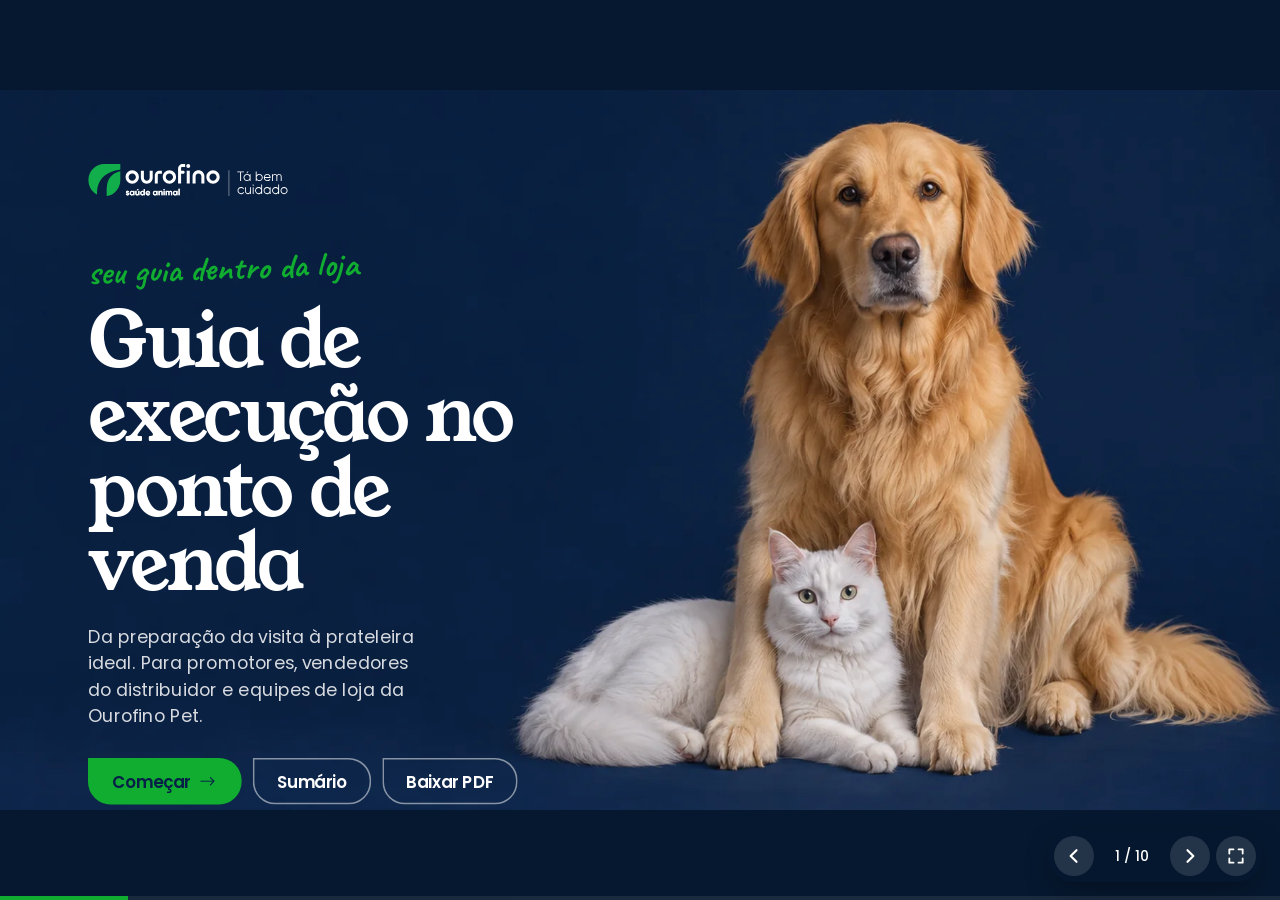
<file: apresentacao/etapa-1/index.html>
<!doctype html>
<html lang="pt-BR">
<head>
<meta charset="utf-8">
<meta name="viewport" content="width=device-width, initial-scale=1, viewport-fit=cover">
<title>Etapa 1 de 5 · apresentação · Guia de Execução no PDV · Ourofino Pet</title>
<meta name="description" content="Guia de execução no ponto de venda da Ourofino Pet, para promotores, vendedores do distribuidor e equipes de loja.">
<meta name="theme-color" content="#072047">
<link rel="icon" href="../../assets/marca/favicon.png">
<link rel="preconnect" href="https://fonts.googleapis.com"><link rel="preconnect" href="https://fonts.gstatic.com" crossorigin>
<link href="https://fonts.googleapis.com/css2?family=Young+Serif&family=Poppins:ital,wght@0,400;0,500;0,600;0,700;1,400;1,500&family=Caveat:wght@600;700&display=swap" rel="stylesheet">
<style>/* estrutura do deck (independente da marca): palco 16:9 no computador, telas verticais no celular */
*{box-sizing:border-box}
html,body{margin:0;height:100%}
img{max-width:100%;display:block}
button{font:inherit;color:inherit;cursor:pointer}

/* barra de navegação fixa */
.nav{position:fixed;left:0;right:0;bottom:0;height:64px;z-index:30;display:flex;align-items:center;gap:10px;padding:0 18px;background:var(--nav-bg);color:var(--nav-tx)}
.nav-logo{height:22px;width:auto}
.nav-cap{flex:1;min-width:0;white-space:nowrap;overflow:hidden;text-overflow:ellipsis;font-size:14px;opacity:.85}
.nav-cont{font-variant-numeric:tabular-nums;font-size:14px;opacity:.75;min-width:68px;text-align:right}
.nav button{flex:none;white-space:nowrap;border:0;background:none;height:44px;min-width:44px;display:inline-flex;align-items:center;justify-content:center;gap:6px;border-radius:22px;padding:0 12px;color:inherit}
.nav button:hover{background:rgba(255,255,255,.1)}
.nav .seta-bt{background:rgba(255,255,255,.12)}
.nav [data-rev][aria-pressed="true"]{background:var(--amarelo);color:var(--navy)}
.nav .nav-r{display:none}
@media (min-width:900px){.nav .nav-r{display:inline}}
.prog{position:fixed;left:0;right:0;bottom:64px;height:3px;z-index:31;background:rgba(7,32,71,.12)}
.prog i{display:block;height:100%;width:0;background:var(--verde);transition:width .35s}

/* ---------- modo paisagem: palco escalado, um slide por vez */
.paisagem body{overflow:hidden;background:var(--fundo-palco)}
.paisagem .rolo{position:fixed;inset:0 0 64px 0;overflow:hidden}
.paisagem .palco{position:absolute;left:50%;top:50%;width:1600px;height:900px;transform:translate(-50%,-50%) scale(var(--esc,1));transform-origin:center}
.paisagem .slide{position:absolute;inset:0;width:1600px;height:900px;overflow:hidden;opacity:0;visibility:hidden;transition:opacity .45s ease,visibility 0s linear .45s,transform .45s cubic-bezier(.2,.7,.2,1);transform:translateX(28px)}
.paisagem .slide.antes{transform:translateX(-28px)}
.paisagem .slide.ativo{opacity:1;visibility:visible;transform:none;transition:opacity .45s ease,visibility 0s,transform .55s cubic-bezier(.2,.7,.2,1)}

/* ---------- modo retrato: cada slide é uma tela; rolagem com encaixe */
.retrato body{background:var(--fundo-palco)}
.retrato .rolo{height:100svh;overflow-y:auto;scroll-snap-type:y mandatory;padding-bottom:64px}
.retrato .palco{width:100%}
.retrato .slide{position:relative;min-height:calc(100svh - 64px);scroll-snap-align:start;overflow:hidden}

/* animação de entrada dos elementos marcados */
.js .slide [data-e]{opacity:0;transform:translateY(14px)}
.js .slide.viu [data-e]{animation:entra .7s cubic-bezier(.2,.7,.2,1) forwards;animation-delay:calc(var(--e,0) * .09s + .12s)}
@keyframes entra{to{opacity:1;transform:none}}
@media screen{.retrato .js .slide [data-e],.js.retrato .slide [data-e]{opacity:1;transform:none;animation:none}}
@media (prefers-reduced-motion:reduce){.js .slide [data-e]{opacity:1;transform:none;animation:none!important}.paisagem .slide{transition:none}}

/* índice */
.indice{position:fixed;inset:0;z-index:60;background:rgba(7,32,71,.55)}
.indice-painel{position:absolute;inset:0 auto 0 0;width:min(560px,94vw);background:var(--papel);overflow-y:auto;padding:28px 30px 40px;animation:entraEsq .3s cubic-bezier(.2,.7,.2,1)}
@keyframes entraEsq{from{transform:translateX(-24px);opacity:0}}

/* impressão: um slide por página, 16:9 */
@page{size:1600px 900px;margin:0}
@media print{
  .nav,.prog,.indice{display:none!important}
  html,body{height:auto;overflow:visible!important;background:#fff}
  .rolo{position:static!important;display:block!important;height:auto!important;overflow:visible!important;padding:0!important}
  .palco{position:static!important;left:auto!important;top:auto!important;transform:none!important;width:1600px!important;height:auto!important}
  .slide{position:relative!important;inset:auto!important;width:1600px!important;height:900px!important;min-height:0!important;opacity:1!important;visibility:visible!important;transform:none!important;break-after:page;page-break-after:always}
  .js .slide [data-e]{opacity:1!important;transform:none!important;animation:none!important}
  *{-webkit-print-color-adjust:exact;print-color-adjust:exact}
}

@media (max-width:760px){
  .nav{gap:4px;padding:0 8px}
  .nav-logo,.nav-cap,.seta-bt{display:none!important}
  .nav-cont{flex:1;text-align:center}
}

.ic{--tr:var(--navy);--ac:var(--verde);overflow:visible}
.ic .tr>*{stroke:var(--tr);stroke-width:2.4}
.ic .acs>*,.ic .acs g>*{stroke:var(--ac);stroke-width:2.8;fill:none}
.ic .acs circle.ac,.ic .acs .ac[d$="z"]{fill:var(--ac);fill-opacity:.18}
.slide.viu .ic .tr>*{stroke-dasharray:1;stroke-dashoffset:1;animation:icRisca .9s cubic-bezier(.6,.05,.3,1) forwards;animation-delay:calc(var(--d,0) * 1s + .25s)}
.slide.viu .ic .acs{opacity:0;animation:icAcento .5s cubic-bezier(.2,1.4,.4,1) forwards;animation-delay:calc(var(--d,0) * 1s + .85s);transform-origin:24px 24px;transform-box:view-box}
.slide.viu .ic .m-gira{transform-box:fill-box;transform-origin:center;animation:icGira 6s linear infinite 1.4s}
.slide.viu .ic .m-balanca{transform-box:view-box;transform-origin:24px 24px;animation:icBalanca 2.6s ease-in-out infinite 1.4s}
.slide.viu .ic .m-pulsa{transform-box:fill-box;transform-origin:center;animation:icPulsa 2.4s ease-in-out infinite 1.4s}
.slide.viu .ic .m-sobe{animation:icSobe 2.8s ease-in-out infinite 1.4s}
.slide.viu .ic .m-pisca{animation:icPisca 3.6s steps(1) infinite 1.6s}
.slide.viu .ic .m-varre{animation:icVarre 2.2s ease-in-out infinite 1.4s}
.slide.viu .ic .m-cresce{stroke-dasharray:30;stroke-dashoffset:30;animation:icCresce 1.2s ease-out forwards 1s}
@keyframes icRisca{to{stroke-dashoffset:0}}
@keyframes icAcento{from{opacity:0;transform:scale(.6)}to{opacity:1;transform:none}}
@keyframes icGira{to{transform:rotate(360deg)}}
@keyframes icBalanca{0%,100%{transform:rotate(-7deg)}50%{transform:rotate(7deg)}}
@keyframes icPulsa{0%,100%{transform:scale(1)}50%{transform:scale(1.18)}}
@keyframes icSobe{0%,100%{transform:translateY(0)}50%{transform:translateY(-2.5px)}}
@keyframes icPisca{0%,92%{opacity:1}94%{opacity:.1}96%{opacity:1}}
@keyframes icVarre{0%,100%{transform:translateX(0)}50%{transform:translateX(3px)}}
@keyframes icCresce{to{stroke-dashoffset:0}}
@media (prefers-reduced-motion:reduce){.slide.viu .ic *{animation:none!important;stroke-dashoffset:0!important;opacity:1!important}}
@media print{.ic *{animation:none!important;stroke-dashoffset:0!important;opacity:1!important}}
/* Guia Ourofino Pet v4 · visual dos slides (guia de marca Ourofino Saúde Animal v2.0, 2026)
   títulos Roca One -> Young Serif (gratuita, mais próxima); texto Gilroy -> Poppins (a mesma que o site da Ourofino usa)
   cores sólidas, sem degradê. Paisagem = palco 1600x900. Retrato = telas verticais (regras em @media screen .retrato) */
:root{
  --navy:#072047;--verde:#10AD31;--azul:#007CC1;--ciano:#20D5F2;--n1:#EFEFEF;--n2:#E0E1E3;--n3:#919AA9;--papel:#fff;--amarelo:#FFE07A;
  --f-tit:"Young Serif","Roca One",Georgia,serif;--f-txt:"Poppins","Gilroy",Arial,sans-serif;--f-mao:"Caveat","Segoe Print",cursive;
  --fundo-palco:#0b1a33;--nav-bg:#072047;--nav-tx:#fff;
}
body{font-family:var(--f-txt);color:var(--navy);-webkit-font-smoothing:antialiased}
.slide{background:var(--papel);color:var(--navy);font-size:25px;line-height:1.52}
.slide p{margin:0 0 .75em}
.slide strong{font-weight:600}
.slide a.xref{color:inherit;text-decoration:underline;text-decoration-color:var(--verde);text-decoration-thickness:3px;text-underline-offset:4px}
.tit{font:400 58px/1.08 var(--f-tit);letter-spacing:-.01em;margin:0 0 30px;color:inherit;max-width:16ch}
.nav-ic{width:24px;height:24px;--tr:#fff;--ac:var(--ciano)}
.seta-v{transform:scaleX(-1)}
.seta-bt .ic{width:26px;height:26px;--tr:#fff;--ac:#fff}
.nav .nav-c{display:inline;font-size:13px;font-weight:600}
@media (min-width:900px){.nav .nav-c{display:none}}
.nav-logo{filter:none}

/* cabeçalho e rodapé de página, como numa revista */
.cab{position:absolute;left:96px;top:44px;display:flex;align-items:baseline;gap:12px;font-size:16px;z-index:3}
.cab-n{font:400 26px/1 var(--f-tit);color:var(--verde)}
.cab-t{opacity:.62}
.pe{position:absolute;left:96px;right:96px;bottom:34px;display:flex;justify-content:space-between;font-size:14px;opacity:.5;z-index:3}

/* ---------------- capa do guia */
.capa-guia{background:var(--navy);color:#fff}
.cg-geo{position:absolute;right:56px;top:-30px;width:150px}
.geo svg{width:100%;height:100%}
.geo .a{fill:var(--verde)}.geo .b{fill:var(--azul)}
.geo svg{display:block;width:100%;height:auto}
.cg-pets{position:absolute;right:250px;bottom:0;height:820px;width:780px}
.cg-pet{position:absolute;bottom:0;height:auto}
.cg-pet.a{right:150px;height:780px;width:auto}
.cg-pet.b{right:-20px;height:430px;width:auto;bottom:-10px}
.cg-txt{position:absolute;left:110px;top:90px;width:700px}
.cg-logo{width:280px;height:auto;margin-bottom:64px}
.cg-manus{display:block;font:700 44px/1 var(--f-mao);color:var(--verde);transform:rotate(-3deg);transform-origin:left;margin-bottom:16px}
.capa-guia h1{font:400 84px/1 var(--f-tit);margin:0 0 26px;letter-spacing:-.02em}
.capa-guia p{font-size:23px;line-height:1.5;color:rgba(255,255,255,.82);max-width:34ch;margin:0 0 34px}
.cg-bts{display:flex;gap:14px;flex-wrap:wrap}
.bt{display:inline-flex;align-items:center;gap:10px;background:var(--verde);color:var(--navy);border:0;border-radius:0 28px 28px 28px;padding:17px 30px;font:600 21px/1 var(--f-txt);text-decoration:none}
.bt .ic{width:24px;height:24px;--tr:var(--navy);--ac:var(--navy)}
.bt.claro{background:transparent;color:#fff;box-shadow:inset 0 0 0 2px rgba(255,255,255,.5)}
.cg-ver{display:block;margin-top:34px;font-size:15px;color:rgba(255,255,255,.55)}

/* ---------------- capas de capítulo */
.capa-cap{color:var(--navy)}
.capa-cap.cor-navy{background:var(--navy);color:#fff}
.capa-cap.cor-verde{background:var(--verde)}
.capa-cap.cor-azul{background:var(--azul);color:#fff}
.capa-cap.cor-n1{background:var(--n1)}
.capa-cap.cor-branco{background:#fff}
.cc-txt{position:absolute;left:110px;bottom:110px;width:700px;z-index:4}
.cc-num{display:block;font:400 150px/.8 var(--f-tit);letter-spacing:-.04em;margin-bottom:26px}
.cc-parte{display:block;font-size:19px;opacity:.75;margin-bottom:6px}
.cc-manus{display:block;font:700 46px/1 var(--f-mao);transform:rotate(-3deg);transform-origin:left;margin:4px 0 14px}
.cc-tit{font:400 80px/1.02 var(--f-tit);letter-spacing:-.02em;margin:0 0 22px}
.cc-abre{font-size:23px;line-height:1.5;max-width:34ch;margin:0;opacity:.88}
.cor-navy .cc-num,.cor-navy .cc-manus{color:var(--verde)}
.cor-azul .cc-num{color:var(--navy)}.cor-azul .cc-manus{color:var(--ciano)}
.cor-verde .cc-num{color:#fff}.cor-verde .cc-manus{color:var(--navy)}
.cor-n1 .cc-num,.cor-branco .cc-num,.cor-n1 .cc-manus,.cor-branco .cc-manus{color:var(--verde)}

/* sangrada: foto do pet em fundo colorido ocupando a página; texto num bloco navy com um canto reto */
.v-sangrada{background:var(--navy)}
.cc-foto{position:absolute;inset:0}
.cc-foto .cc-img{width:100%;height:100%;object-fit:cover;object-position:var(--pos)}
.v-sangrada .cc-txt{left:0;bottom:0;width:820px;background:var(--navy);color:#fff;padding:70px 90px 80px 110px;border-radius:0 120px 0 0}
.v-sangrada .cc-num,.v-sangrada .cc-manus{color:var(--verde)}

/* recorte: pet recortado grande atravessando o número gigante */
.v-recorte .cc-pet-q{position:absolute;right:90px;bottom:0;height:860px;width:760px;display:flex;align-items:flex-end;justify-content:center;z-index:3}
.v-recorte .cc-pet{max-height:100%;width:auto;max-width:100%}
.v-recorte .cc-num{position:absolute;right:120px;top:40px;font-size:620px;line-height:.8;opacity:.16;z-index:0;margin:0}
.v-recorte .cc-txt{position:static}
.v-recorte .cc-txt>*:not(.cc-num){position:relative;z-index:4}
.v-recorte .cc-txt{display:block}
.v-recorte .cc-parte,.v-recorte .cc-manus,.v-recorte .cc-tit,.v-recorte .cc-abre{margin-left:110px;max-width:640px}
.v-recorte .cc-parte{margin-top:250px}

/* espiando: o gato espia por baixo da página */
.v-espiando .cc-pet-q{position:absolute;left:0;right:0;bottom:-6px;display:flex;justify-content:flex-end;padding-right:120px}
.v-espiando .cc-pet{width:760px;height:auto}
.v-espiando .cc-txt{top:120px;bottom:auto;width:880px}
.v-espiando .cc-num{color:var(--navy)}

/* tipográfica: título enorme e o pet passando na frente das letras */
.v-tipografica .cc-txt{left:110px;top:120px;bottom:auto;width:1380px}
.v-tipografica .cc-tit{font-size:150px;line-height:.92;max-width:11ch}
.v-tipografica .cc-pet-q{position:absolute;right:110px;bottom:0;height:640px;z-index:5;display:flex;align-items:flex-end}
.v-tipografica .cc-pet{height:100%;width:auto}
.v-tipografica .cc-num{display:inline-block;font-size:90px;margin-right:24px;vertical-align:top}
.v-tipografica .cc-abre{position:absolute;left:0;top:560px;width:560px}

/* folha: foto dentro da forma de folha do símbolo (três cantos redondos, um reto) */
.cc-folha{position:absolute;right:0;top:0;bottom:0;width:860px;overflow:hidden;border-radius:430px 0 0 430px}
.cc-folha .cc-img{width:100%;height:100%;object-fit:cover;object-position:var(--pos)}
.v-folha .cc-txt{width:640px}

/* dupla: duas áreas da loja, um pet em cada lado (cross) */
.cc-dupla{position:absolute;right:0;top:0;bottom:0;width:980px;display:grid;grid-template-columns:1fr 1fr}
.cc-lado{display:flex;align-items:flex-end;justify-content:center;overflow:hidden}
.cc-lado.a{background:var(--azul)}.cc-lado.b{background:var(--verde)}
.cc-lado .cc-pet{max-height:78%;width:auto;max-width:96%}
.v-dupla{background:var(--n1)}
.v-dupla .cc-txt{width:520px}
.v-dupla .cc-tit{font-size:68px}

/* geométrica: animais geométricos da marca + pet recortado */
.v-geometrica .cc-geo{position:absolute;right:56px;top:-60px;width:150px}
.v-geometrica .cc-pet-q{position:absolute;right:260px;bottom:0;height:820px;display:flex;align-items:flex-end}
.v-geometrica .cc-pet{height:100%;width:auto}

/* serafina */
.v-serafina .cc-sera{position:absolute;right:320px;bottom:0;height:860px;z-index:3}
.v-serafina .cc-sera-img{height:100%;width:auto}
.v-serafina .cc-geo{position:absolute;right:56px;top:-200px;width:150px}
.v-serafina .cc-pet2{position:absolute;right:70px;bottom:0;height:430px;z-index:4}
.v-serafina .cc-pet2 .cc-pet{height:100%;width:auto}

/* ---------------- conceito, porque, figura: texto à esquerda, visual à direita sangrando */
.s-conceito,.s-figura,.s-porque{display:block}
.col-txt{position:absolute;left:96px;top:110px;bottom:84px;width:760px;display:flex;flex-direction:column;justify-content:center;font-size:calc(25px * var(--fit,1))}
.col-txt .tit,.sf-fala .tit,.err-txt .tit{font-size:calc(58px * var(--fit,1))}
.col-txt .pratica{font-size:calc(22px * var(--fit,1))}
.sf-txt{font-size:calc(26px * var(--fit,1))!important}
.termo-def{font-size:calc(31px * var(--fit,1))!important}
.col-txt .txt{max-width:36ch}
.col-vis{position:absolute;right:0;top:0;bottom:0;width:660px;background:var(--n1);display:flex;align-items:center;justify-content:center;overflow:hidden}
.slide[data-vis="icone"] .col-vis{background:var(--n1)}
.ic-grande{display:block;width:300px;height:300px}
.ic-grande .ic{width:100%;height:100%}
.ic-grande .ic .tr>*{stroke-width:1.6}.ic-grande .ic .acs>*{stroke-width:1.9}
.slide[data-vis="sera"] .col-vis{background:#fff;align-items:flex-end}
.slide[data-vis="sera"] .sera{height:780px;width:auto}
.slide[data-fig="paisagem"] .col-txt{width:560px}
.slide[data-fig="paisagem"] .col-vis{width:900px;background:none}
.slide[data-fig="paisagem"] .col-vis .foto-q,.slide[data-fig="paisagem"] .col-vis .comp{width:100%;height:100%}
.slide[data-fig="retrato"] .col-vis{width:600px;background:none}
.col-vis .foto-q{position:relative;width:100%;height:100%}
.col-vis .foto-q>img{width:100%;height:100%;object-fit:cover}
.slide[data-fig="dg"] .col-txt{width:520px}
.slide[data-fig="dg"] .col-vis{width:960px;background:var(--n1);padding:60px 60px 60px 40px}
.dg-caixa{width:100%}
.dg-caixa .dg{background:none;padding:0}
.slide[data-fig="prod"] .col-vis{background:var(--n1)}
.slide[data-fig="ilu"] .col-vis{width:720px;background:var(--n1);align-items:flex-end}
.ilu{max-height:800px;max-width:100%;width:auto;height:auto}
.retrato .slide[data-fig="ilu"] .ilu{max-height:300px;margin:0 auto}
.prod img{max-width:440px;max-height:520px;width:auto;height:auto;filter:drop-shadow(0 24px 24px rgba(7,32,71,.16))}
.pratica{margin-top:16px;padding-top:18px;max-width:36ch;position:relative;font-size:22px;line-height:1.5}
.pratica::before{content:"";position:absolute;left:0;top:0;width:64px;height:3px;background:var(--verde)}
.pratica b{display:block;font-weight:600;color:var(--verde);font-size:19px;margin-bottom:4px}
.pratica p{margin:0}
.lembre{position:absolute;left:0;right:0;bottom:0;margin:0;padding:22px 96px 26px;background:var(--navy);color:#fff;font-size:21px;line-height:1.45;z-index:4}
.lembre b{color:var(--verde);font-weight:600;margin-right:6px}
.slide:has(.lembre) .pe{display:none}
.slide:has(.lembre) .col-txt{bottom:150px}
.ic-canto{position:absolute;right:96px;top:40px;width:72px;height:72px;z-index:3}
.ic-canto .ic{width:100%;height:100%}
.slide[data-fig] .ic-canto,.slide[data-vis] .ic-canto{display:none}

/* porque: o dado vira manchete */
.s-porque{background:var(--navy);color:#fff}
.s-porque .dado{position:absolute;left:96px;top:130px;width:620px}
.dado-n{display:block;font:400 210px/.9 var(--f-tit);color:var(--verde);letter-spacing:-.03em}
.dado-t{display:block;font-size:27px;line-height:1.4;margin-top:20px;max-width:24ch}
.dado-t.so{font-size:30px;line-height:1.4}
.fonte{font-size:15px;line-height:1.45;color:rgba(255,255,255,.6);margin-top:26px;max-width:42ch}
.s-porque .col-txt{left:800px;width:700px}
.s-porque .pratica::before{background:var(--ciano)}.s-porque .pratica b{color:var(--ciano)}
.s-porque .lembre{background:var(--verde);color:var(--navy)}.s-porque .lembre b{color:var(--navy)}
.s-porque .cab-n{color:var(--ciano)}

/* termo: definições sempre em azul (cor com função) */
.s-termo{background:var(--azul);color:#fff}
.termo-q{position:absolute;left:96px;top:150px;width:1150px}
.termo-r{display:block;font:700 40px/1 var(--f-mao);color:var(--ciano);margin-bottom:8px}
.termo-p{font:400 120px/1 var(--f-tit);margin:0 0 34px;letter-spacing:-.02em}
.termo-def{font-size:31px;line-height:1.45;max-width:40ch}
.s-termo .pratica{font-size:24px;max-width:48ch}.s-termo .pratica::before{background:var(--ciano)}.s-termo .pratica b{color:var(--ciano)}
.s-termo .ic-canto{width:160px;height:160px;top:140px;right:120px}
.s-termo .ic-canto .ic{--tr:#fff;--ac:var(--ciano)}
.s-termo .cab-n{color:var(--ciano)}

/* passos: sequência real, com linha que liga os números */
.s-passos .tit{position:absolute;left:96px;top:110px;max-width:22ch}
.passos{position:absolute;left:96px;right:96px;top:350px;list-style:none;margin:0;padding:0;display:grid;grid-template-columns:repeat(var(--n,4),1fr);gap:40px}
.s-passos[data-n="3"] .passos{--n:3}.s-passos[data-n="4"] .passos{--n:4}.s-passos[data-n="5"] .passos{--n:5}.s-passos[data-n="6"] .passos{--n:6;gap:26px}
.s-passos[data-n="7"] .passos,.s-passos[data-n="8"] .passos{--n:4;row-gap:40px;top:300px}
.passos li{position:relative;padding-top:86px}
.passos li::before{content:"";position:absolute;left:58px;right:-40px;top:28px;height:2px;background:var(--n2)}
.passos li:last-child::before{display:none}
.p-n{position:absolute;left:0;top:0;width:58px;height:58px;border-radius:0 29px 29px 29px;background:var(--navy);color:#fff;display:grid;place-items:center;font:400 30px/1 var(--f-tit)}
.p-ic{position:absolute;left:76px;top:-4px;width:64px;height:64px}
.p-ic .ic{width:100%;height:100%}
.passos b{display:block;font-weight:600;font-size:27px;line-height:1.25;margin-bottom:12px}
.p-t{display:block;font-size:22px;line-height:1.5;opacity:.85}
.s-passos .pratica{position:absolute;left:96px;bottom:110px;max-width:60ch}

/* comparar: página dividida */
.s-comparar .tit{position:absolute;left:96px;top:100px;max-width:24ch;z-index:2}
.cmp{position:absolute;left:0;right:0;top:300px;bottom:0;display:grid;grid-template-columns:1fr 1fr}
.cmp-l{padding:46px 96px 60px}
.cmp-l.mau{background:var(--n1)}
.cmp-l.bom{background:var(--verde)}
.cmp-l h4{display:flex;align-items:center;gap:14px;font:400 40px/1 var(--f-tit);margin:0 0 26px}
.cmp-l h4 .ic{width:46px;height:46px}
.cmp-l.mau .ic{--ac:var(--navy)}.cmp-l.bom .ic{--ac:var(--navy);--tr:var(--navy)}
.cmp-l ul{list-style:none;margin:0;padding:0}
.cmp-l li{padding:16px 0;border-top:1px solid rgba(7,32,71,.18);font-size:25px;line-height:1.4}
.cmp-fig{display:none}
.s-comparar:has(.cmp-fig .comp, .cmp-fig .foto-q) .cmp{left:0;right:auto;width:800px;grid-template-columns:1fr}

/* erro comum: Serafina chamando atenção */
.s-erro{background:var(--n1)}
.err-sera{position:absolute;left:90px;bottom:0;height:800px}
.err-sera .sera{height:100%;width:auto}
.err-txt{position:absolute;left:560px;top:120px;right:96px}
.err-r{display:block;font:700 40px/1 var(--f-mao);color:#C2392D;margin-bottom:8px}
.err-a,.err-b{max-width:44ch;margin-bottom:26px}
.err-a b,.err-b b{display:block;font-weight:600;font-size:20px;margin-bottom:4px}
.err-a b{color:#C2392D}.err-b b{color:var(--verde)}
.err-b{padding-top:22px;border-top:3px solid var(--verde)}

/* serafina falando */
.s-serafina{background:#fff}
.s-serafina[data-fundo="n1"]{background:var(--n1)}
.s-serafina[data-fundo="verde"]{background:var(--verde)}
.s-serafina[data-fundo="azul"]{background:var(--azul)}
.s-serafina[data-fundo="azul"] .sf-fala{background:#fff;color:var(--navy)}
.s-serafina[data-fundo="azul"] .cab,.s-serafina[data-fundo="azul"] .pe{color:#fff}
.s-serafina[data-fundo="verde"] .sf-nome{color:var(--ciano)}
.sf-img{position:absolute;bottom:0;height:820px}
.sf-img .sera{height:100%;width:auto}
.s-serafina[data-lado="esq"] .sf-img{left:120px}.s-serafina[data-lado="dir"] .sf-img{right:140px}
.sf-fala{position:absolute;top:150px;width:880px;background:var(--navy);color:#fff;padding:50px 60px 46px}
.s-serafina[data-lado="esq"] .sf-fala{left:620px;border-radius:0 70px 70px 70px}
.s-serafina[data-lado="dir"] .sf-fala{left:96px;border-radius:70px 0 70px 70px}
.sf-nome{display:block;font:700 38px/1 var(--f-mao);color:var(--verde);margin-bottom:12px}
.sf-fala .tit{font-size:46px;max-width:none;margin-bottom:18px}
.sf-txt{font-size:26px;line-height:1.5}
.sf-txt p:last-child{margin:0}

/* cards: itens lado a lado separados por filete, sem caixa */
.s-cards .tit{position:absolute;left:96px;top:100px;max-width:24ch}
.cards{position:absolute;left:96px;right:96px;top:310px;list-style:none;margin:0;padding:0;display:grid;grid-template-columns:repeat(3,1fr);gap:0}
.s-cards[data-n="2"] .cards{grid-template-columns:repeat(2,1fr)}
.s-cards[data-n="4"] .cards{grid-template-columns:repeat(4,1fr)}
.s-cards[data-n="5"] .cards,.s-cards[data-n="6"] .cards{grid-template-columns:repeat(3,1fr);top:280px;row-gap:34px}
.cards li{padding:0 34px 0 30px;border-left:2px solid var(--n2)}
.cards li:nth-child(3n+1){padding-left:0;border-left:0}
.s-cards[data-n="4"] .cards li{padding-left:28px;border-left:2px solid var(--n2)}.s-cards[data-n="4"] .cards li:first-child{padding-left:0;border-left:0}
.c-ic{display:block;width:64px;height:64px;margin-bottom:18px}
.c-ic .ic{width:100%;height:100%}
.cards b{display:block;font:400 30px/1.15 var(--f-tit);margin-bottom:10px}
.cards p{font-size:22px;line-height:1.5;margin:0;opacity:.88}
.s-cards[data-fig] .cards{right:620px;grid-template-columns:1fr 1fr!important;row-gap:30px}
.s-cards[data-fig] .cards li{padding-left:24px!important;border-left:2px solid var(--n2)!important}
.cards-fig{position:absolute;right:0;top:0;bottom:0;width:560px;background:var(--n1);display:flex;align-items:center;justify-content:center}

/* tabela */
.s-tabela .tit{margin:110px 0 0 96px}
.tab-q{position:absolute;left:96px;right:96px;top:290px}
.tab{width:100%;border-collapse:collapse;font-size:25px;line-height:1.4}
.tab th{text-align:left;font-weight:600;font-size:21px;padding:0 24px 16px 0;border-bottom:3px solid var(--navy);vertical-align:bottom}
.tab td{padding:20px 24px 20px 0;border-bottom:1px solid var(--n2);vertical-align:top}
.tab td:first-child{font-weight:600}

/* conversa */
.s-conversa{background:var(--n1)}
.cv-sera{position:absolute;left:96px;bottom:0;height:800px}.cv-sera .sera{height:100%;width:auto}
.cv-q{position:absolute;left:560px;right:96px;top:100px}
.conversa{display:flex;flex-direction:column;gap:14px}
.fala{max-width:78%}
.fala span{display:block;font-size:15px;opacity:.6;margin:0 0 4px 6px}
.fala p{margin:0;padding:18px 24px;background:#fff;font-size:24px;line-height:1.45;border-radius:0 26px 26px 26px}
.fala.eu{align-self:flex-end}.fala.eu span{text-align:right;margin-right:6px}
.fala.eu p{background:var(--navy);color:#fff;border-radius:26px 0 26px 26px}

/* teste */
.s-teste{background:var(--navy);color:#fff}
.ts-q{position:absolute;left:96px;top:120px;width:1000px}
.ts-r{display:block;font:700 38px/1 var(--f-mao);color:var(--ciano);margin-bottom:14px}
.ts-p{font:400 42px/1.2 var(--f-tit);margin:0 0 34px}
.ops{display:grid;gap:12px}
.op{display:grid;grid-template-columns:44px 1fr;gap:16px;align-items:center;text-align:left;background:rgba(255,255,255,.07);border:0;border-radius:0 18px 18px 18px;padding:18px 22px;color:#fff;font-size:23px;line-height:1.4}
.op:hover:not(:disabled){background:rgba(255,255,255,.14)}
.op-l{width:40px;height:40px;border-radius:0 20px 20px 20px;background:rgba(255,255,255,.14);display:grid;place-items:center;font-weight:600;font-size:17px}
.op.certa{background:var(--verde);color:var(--navy)}.op.certa .op-l{background:var(--navy);color:#fff}
.op.errada{background:#C2392D}.op.apagada{opacity:.4}
.teste-exp{margin-top:20px;font-size:20px;line-height:1.5;color:rgba(255,255,255,.9)}
.teste-exp a.xref{color:#fff}
.teste-res{color:var(--ciano)}
.ts-sera{position:absolute;right:110px;bottom:0;height:700px}.ts-sera .sera{height:100%;width:auto}

/* resumo: fecha o capítulo em verde, com o pet da capa */
.s-resumo{background:var(--verde)}
.rs-q{position:absolute;left:96px;top:120px;width:860px}
.rs{list-style:none;margin:0;padding:0}
.rs li{display:grid;grid-template-columns:52px 1fr;gap:12px;align-items:start;padding:16px 0;border-top:1px solid rgba(7,32,71,.22);font-size:26px;line-height:1.4}
.rs li .ic{width:40px;height:40px;--tr:var(--navy);--ac:var(--navy)}
.rs-img{position:absolute;right:80px;bottom:0;height:780px;width:600px;display:flex;align-items:flex-end;justify-content:center}
.rs-pet{max-height:100%;width:auto;max-width:100%}
.s-resumo .cab-n{color:var(--navy)}

/* sumário e trilhas */
.s-sumario .tit{position:absolute;left:96px;top:96px;font-size:72px}
.sm-col,.sm-ap{list-style:none;margin:0;padding:0;position:absolute;top:240px;width:560px}
.sm-col:nth-of-type(1){left:96px}.sm-col:nth-of-type(2){left:740px}
.sm-ap{left:96px;right:96px;width:auto;top:auto;bottom:70px;display:flex;gap:40px}
.sm-col a,.sm-ap a{display:grid;grid-template-columns:54px 1fr auto;align-items:baseline;gap:10px;padding:11px 0;border-bottom:1px solid var(--n2);color:inherit;text-decoration:none;font-size:22px}
.sm-ap a{grid-template-columns:1fr auto;border:0;font-weight:600}
.sm-col a:hover .sm-t,.sm-ap a:hover{color:var(--azul)}
.sm-n{font:400 30px/1 var(--f-tit);color:var(--verde)}
.sm-tp{font-size:15px;opacity:.55}
.s-trilhas{background:var(--n1)}
.tr-sera{position:absolute;right:60px;bottom:0;height:700px}.tr-sera .sera{height:100%;width:auto}
.tr-q{position:absolute;left:96px;top:100px;width:1060px}
.tr-g{display:grid;grid-template-columns:1fr 1fr;gap:34px 44px}
.tr h4{font:400 30px/1.1 var(--f-tit);margin:0 0 6px}
.tr p{font-size:18px;line-height:1.45;margin:0 0 10px;opacity:.8}
.tr-c{display:flex;flex-wrap:wrap;gap:6px}
.tr-c a{font-size:15px;color:var(--navy);text-decoration:none;background:#fff;padding:6px 12px;border-radius:0 14px 14px 14px}
.tr-c a:hover{background:var(--navy);color:#fff}

/* checklist, glossário e placar */
.ck-cab{position:absolute;left:96px;right:96px;top:96px;display:flex;justify-content:space-between;align-items:flex-end}
.ck-cab .tit{margin:0}
.ck-prog{display:flex;align-items:center;gap:14px;font-size:18px;margin:0}
.ck-prog i{width:200px;height:8px;background:var(--n2);display:inline-block}
.ck-prog i b{display:block;height:100%;width:0;background:var(--verde);transition:width .3s}
.ck-prog button{border:0;background:none;text-decoration:underline;font-size:16px;color:inherit}
.ck-lista{position:absolute;left:96px;right:96px;top:230px;columns:2;column-gap:70px}
.chk{display:grid;grid-template-columns:36px 1fr;gap:14px;align-items:start;padding:11px 0;border-bottom:1px solid var(--n2);font-size:21px;line-height:1.35;cursor:pointer;break-inside:avoid}
.chk input{position:absolute;opacity:0}
.chk-box{width:32px;height:32px;border:2px solid var(--navy);border-radius:0 12px 12px 12px;display:grid;place-items:center}
.chk-box .ic{width:24px;height:24px;opacity:0;--tr:#fff;--ac:#fff}
.chk input:checked+.chk-box{background:var(--verde);border-color:var(--verde)}
.chk input:checked+.chk-box .ic{opacity:1}
.chk input:focus-visible+.chk-box{outline:3px solid var(--ciano)}
.s-gloss .tit{position:absolute;left:96px;top:96px;font-size:64px}
.g-lista{position:absolute;left:96px;right:96px;top:220px;margin:0;columns:2;column-gap:70px}
.g-item{break-inside:avoid;padding:10px 0 12px;border-bottom:1px solid var(--n2)}
.g-item dt{font:400 25px/1.2 var(--f-tit);margin-bottom:4px}
.g-item dd{margin:0;font-size:17px;line-height:1.45}
.g-ex{display:block;font-size:15px;opacity:.65;margin-top:3px}
.s-placar{background:var(--navy);color:#fff}
.placar{position:absolute;left:96px;top:200px}
.placar span:first-child{display:block;font:700 40px/1 var(--f-mao);color:var(--ciano)}
.placar b{display:block;font:400 240px/1 var(--f-tit);color:var(--verde)}
.pl-txt{font-size:30px}
.pl-msg{position:absolute;left:96px;bottom:120px;width:640px;font-size:22px;line-height:1.5;color:rgba(255,255,255,.85)}
.pl-sera{position:absolute;right:160px;bottom:0;height:760px}.pl-sera .sera{height:100%;width:auto}

/* figuras: marcações, comparador */
.foto-q{position:relative}
.rot{position:absolute;inset:0;pointer-events:none;transition:opacity .3s}
.rot.off{opacity:0}
.pino{position:absolute;display:flex;align-items:center;gap:8px;transform:translate(-8px,-50%);max-width:48%}
.pino i{flex:none;width:16px;height:16px;border-radius:50%;background:var(--ciano);box-shadow:0 0 0 5px rgba(32,213,242,.35)}
.pino-txt{display:flex;flex-direction:column;align-items:flex-start}
.pino b,.pino small{background:var(--navy);color:#fff;padding:6px 11px;width:max-content;max-width:100%}
.pino b{font:600 16px/1.2 var(--f-txt);border-radius:0 10px 10px 0}
.pino small{font-size:13px;color:rgba(255,255,255,.85);border-radius:0 0 10px 10px}
.pino.esq{flex-direction:row-reverse;transform:translate(calc(-100% + 8px),-50%)}.pino.esq .pino-txt{align-items:flex-end}
.pino.acima{flex-direction:column-reverse;transform:translate(-50%,calc(-100% + 8px));gap:6px}
.pino.abaixo{flex-direction:column;transform:translate(-50%,-8px);gap:6px}
.pino.acima .pino-txt,.pino.abaixo .pino-txt{align-items:center}
.pino.x i{background:#C2392D;box-shadow:0 0 0 5px rgba(194,57,45,.35)}
.pino.ok i,.pino.q i{background:var(--verde);box-shadow:0 0 0 5px rgba(16,173,49,.35)}
.pino.p i{background:var(--n3)}
.rot-btn{position:absolute;right:16px;bottom:16px;border:0;background:#fff;color:var(--navy);font:600 14px/1 var(--f-txt);padding:10px 14px;border-radius:0 14px 14px 14px;z-index:5}
.comp{position:relative;width:100%;height:100%}
.comp-quadro{position:relative;--p:50%;width:100%;height:100%;overflow:hidden;user-select:none;touch-action:pan-y}
.comp-quadro img{width:100%;height:100%;object-fit:cover;display:block}
.comp-b{position:absolute;inset:0}.comp-a{position:absolute;inset:0;clip-path:inset(0 calc(100% - var(--p)) 0 0)}
.comp-range{position:absolute;inset:0;width:100%;height:100%;opacity:0;cursor:ew-resize;margin:0;z-index:6}
.comp-linha{position:absolute;top:0;bottom:0;left:var(--p);width:3px;background:#fff;transform:translateX(-1px);z-index:5;pointer-events:none}
.comp-linha span{position:absolute;top:50%;left:50%;transform:translate(-50%,-50%);width:56px;height:56px;border-radius:50%;background:#fff;display:grid;place-items:center}
.comp-linha .ic{width:30px;height:30px}
.comp-tag{position:absolute;top:20px;z-index:4;font:600 16px/1 var(--f-txt);padding:9px 14px;color:#fff;pointer-events:none}
.comp-tag.a{left:20px;background:#C2392D;border-radius:0 14px 14px 14px}.comp-tag.b{right:20px;background:var(--verde);color:var(--navy);border-radius:14px 0 14px 14px}

/* revisão */
.validar{display:none;position:absolute;right:30px;bottom:30px;width:420px;background:var(--amarelo);color:#3a2d00;padding:16px 20px;z-index:20;font-size:16px;line-height:1.45;border-radius:0 18px 18px 18px}
.validar b{display:block;font-size:14px;margin-bottom:4px}
.validar p{margin:0}
.revisao .validar{display:block}
.revisao .validar~.validar{bottom:auto;top:30px}

/* índice */
.indice-painel{color:var(--navy);font-family:var(--f-txt)}
.indice-painel h3{font:400 44px/1 var(--f-tit);margin:6px 0 20px}
.indice-painel ol{list-style:none;margin:0;padding:0}
.indice-painel li a{display:grid;grid-template-columns:44px 1fr;padding:12px 0;border-bottom:1px solid var(--n2);color:inherit;text-decoration:none;font-size:18px}
.indice-painel li a span{font:400 22px/1.2 var(--f-tit);color:var(--verde)}
.indice-painel li a.atual{color:var(--azul)}
.ind-x{position:absolute;right:16px;top:14px;border:0;background:none;font-size:34px;line-height:1;color:var(--navy)}
.ind-tr{display:inline-block;margin-top:22px;color:var(--azul);font-weight:600}
.fecha-fundo{position:absolute;inset:0}

/* =================== celular (retrato): cada slide recomposto na vertical =================== */
@media screen{
.retrato .slide{font-size:16.5px;line-height:1.55;padding:22px 20px 40px}
.retrato .slide>*{position:relative!important;left:auto!important;right:auto!important;top:auto!important;bottom:auto!important;width:auto!important;height:auto!important;transform:none!important}
.retrato .cab{display:flex;margin-bottom:14px;font-size:13px}.retrato .cab-n{font-size:20px}
.retrato .pe{display:none}
.retrato .tit{font-size:30px;max-width:none;margin-bottom:16px}
.retrato .col-txt{display:block!important;margin-bottom:22px}
.retrato .col-vis{margin:0 -20px;min-height:0;padding:24px 20px!important;max-height:none}
.retrato .slide[data-fig="paisagem"] .col-vis,.retrato .slide[data-fig="retrato"] .col-vis{padding:0!important;background:none}
.retrato .col-vis .foto-q>img{height:auto;max-height:62svh;object-fit:contain}
.retrato .slide[data-vis="icone"] .col-vis{padding:30px!important}
.retrato .ic-grande{width:150px;height:150px}
.retrato .slide[data-vis="sera"] .sera{height:300px}
.retrato .comp-quadro{height:auto;aspect-ratio:2/3}
.retrato .slide[data-fig="paisagem"] .comp-quadro{aspect-ratio:3/2}
.retrato .pratica{font-size:15.5px;max-width:none}.retrato .pratica b{font-size:14px}
.retrato .lembre{margin:20px -20px -40px;padding:16px 20px 20px;font-size:15px}
.retrato .ic-canto{display:none}
.retrato .dado-n{font-size:96px}.retrato .dado-t{font-size:18px}.retrato .dado-t.so{font-size:26px}
.retrato .s-porque .dado{margin-bottom:20px}
.retrato .termo-p{font-size:52px;margin-bottom:16px}.retrato .termo-r{font-size:26px}.retrato .termo-def{font-size:19px}
.retrato .passos{display:block;margin-top:10px}
.retrato .passos li{padding:0 0 18px 70px;min-height:58px}
.retrato .passos li::before{left:21px;right:auto;top:46px;bottom:4px;width:2px;height:auto}
.retrato .p-n{width:44px;height:44px;font-size:22px}
.retrato .p-ic{display:none}
.retrato .passos b{font-size:17px;margin-bottom:2px}.retrato .p-t{font-size:15px}
.retrato .s-passos .pratica{margin-top:6px}
.retrato .cmp{display:block;margin:0 -20px}
.retrato .cmp-l{padding:20px}.retrato .cmp-l h4{font-size:24px;margin-bottom:10px}.retrato .cmp-l h4 .ic{width:30px;height:30px}
.retrato .cmp-l li{font-size:15.5px;padding:10px 0}
.retrato .err-sera{float:right;height:170px!important;margin:-8px -10px 0 6px}
.retrato .err-sera .sera{height:170px}
.retrato .err-r{font-size:26px}
.retrato .err-a,.retrato .err-b{max-width:none}
.retrato .sf-img{float:right;height:260px!important;margin:0 -16px 0 0}
.retrato .sf-img .sera{height:260px}
.retrato .sf-fala{padding:22px 20px!important;border-radius:0 30px 30px 30px!important;clear:both}
.retrato .sf-nome{font-size:28px}.retrato .sf-fala .tit{font-size:24px}.retrato .sf-txt{font-size:16.5px}
.retrato .cards{display:block}
.retrato .cards li{padding:14px 0!important;border-left:0!important;border-top:1px solid var(--n2)}
.retrato .c-ic{width:44px;height:44px;margin-bottom:8px}
.retrato .cards b{font-size:20px}.retrato .cards p{font-size:15.5px}
.retrato .cards-fig{margin:16px -20px 0;padding:16px}
.retrato .tab-q{overflow-x:auto;margin:0 -20px;padding:0 20px}
.retrato .tab{font-size:14px;min-width:520px}
.retrato .cv-sera{float:right;height:160px!important;margin:-10px -12px 0 0}.retrato .cv-sera .sera{height:160px}
.retrato .fala{max-width:88%}.retrato .fala p{font-size:15.5px;padding:11px 14px}
.retrato .ts-p{font-size:24px}.retrato .ts-r{font-size:26px}.retrato .op{font-size:15.5px;padding:12px 14px}
.retrato .ts-sera{display:none}
.retrato .rs li{font-size:17px;grid-template-columns:36px 1fr}.retrato .rs li .ic{width:28px;height:28px}
.retrato .rs-img{height:240px!important;justify-content:flex-end;margin-top:10px}
.retrato .rs-pet{max-height:240px}
.retrato .sm-col,.retrato .sm-ap{position:static!important;width:auto!important;display:block}
.retrato .sm-col a{font-size:16px}.retrato .sm-n{font-size:22px}
.retrato .tr-g{display:block}.retrato .tr{margin-bottom:18px}.retrato .tr-sera{display:none}
.retrato .ck-cab{display:block}.retrato .ck-lista{columns:1}.retrato .chk{font-size:16px}
.retrato .g-lista{columns:1}
.retrato .placar b{font-size:120px}.retrato .pl-sera{height:260px!important;align-self:flex-end}.retrato .pl-sera .sera{height:260px}
.retrato .validar{position:relative!important;width:auto!important;margin-top:14px}
/* capas no celular: imagem em cima, texto embaixo */
.retrato .capa-guia,.retrato .capa-cap{padding:0!important;display:flex;flex-direction:column}
.retrato .cg-geo,.retrato .cc-geo{display:none}
.retrato .cg-pets{height:44svh!important;width:100%!important;position:relative!important;order:1;flex:none}
.retrato .cg-pet.a{position:absolute!important;height:100%;right:22%;bottom:0}
.retrato .cg-pet.b{position:absolute!important;height:56%;right:0;bottom:0}
.retrato .cg-txt{padding:24px 22px 40px;order:2}
.retrato .cg-logo{width:190px;margin-bottom:22px}
.retrato .capa-guia h1{font-size:40px}.retrato .cg-manus{font-size:30px}.retrato .capa-guia p{font-size:16.5px}
.retrato .bt{font-size:16px;padding:13px 20px}
.retrato .cc-foto,.retrato .cc-folha,.retrato .cc-dupla,.retrato .cc-pet-q,.retrato .cc-sera{position:relative!important;height:46svh!important;width:100%!important;border-radius:0!important;order:1;margin:0;padding:0}
.retrato .cc-folha{border-radius:0 0 0 46vw!important}
.retrato .cc-pet-q{display:flex;justify-content:center;align-items:flex-end}
.retrato .cc-pet,.retrato .cc-sera-img{max-height:100%;width:auto;max-width:100%}
.retrato .cc-pet2{position:absolute!important;right:10px!important;bottom:auto!important;top:28svh!important;height:18svh!important}
.retrato .cc-txt{order:2;padding:24px 22px 40px;background:inherit;border-radius:0!important;width:auto!important}
.retrato .cc-num{font-size:70px!important;position:static!important;opacity:1!important;margin-bottom:10px}
.retrato .cc-manus{font-size:30px}.retrato .cc-tit{font-size:38px!important}.retrato .cc-abre{font-size:16.5px;position:static!important;width:auto!important}
.retrato .v-recorte .cc-parte,.retrato .v-recorte .cc-manus,.retrato .v-recorte .cc-tit,.retrato .v-recorte .cc-abre{margin-left:0}
.retrato .v-recorte .cc-parte{margin-top:0}
.retrato .v-sangrada .cc-txt{padding-top:28px}
.retrato .v-espiando .cc-pet-q{padding:0;justify-content:center;order:3;height:30svh!important}
.retrato .v-espiando .cc-pet{width:100%;height:auto}
}

/* impressão: força o layout de paisagem */
@media print{.validar{display:none!important}.rot-btn,.comp-range{display:none!important}}

/* limites para o ajuste automático de texto */
.sf-fala{max-height:660px}.termo-q{max-height:690px}.err-txt{max-height:700px}.cv-q{max-height:720px}.ts-q{max-height:730px}.rs-q{max-height:700px}
@media screen{.retrato [data-fit]{max-height:none}}

/* slide com mais texto: coluna larga, visual estreito */
.slide[data-largo] .col-txt{width:1060px}
.slide[data-largo] .col-txt .txt,.slide[data-largo] .pratica{max-width:none;columns:auto}
.slide[data-largo] .col-txt .txt{column-count:2;column-gap:56px}
.slide[data-largo] .col-txt .txt p{break-inside:avoid}
.slide[data-largo] .col-vis{width:340px}
.slide[data-largo] .ic-grande{width:200px;height:200px}
@media screen{.retrato .slide[data-largo] .col-txt .txt{column-count:1}}

/* ---------- diagramas (vindos da v3, adaptados ao slide) */
.slide{--cinza:#556173;--cinza-2:#8A94A3;--linha:#DCE1E8;--papel-2:#F3F5F8;--verde-esc:#0A7F23;--tinta:var(--navy);--r:18px;--f-mono:var(--f-txt)}
/* ---------- diagramas */
.dg{background:var(--papel-2);border-radius:0 18px 18px 18px;padding:22px 16px}
.dg-svg{display:block;width:100%;height:auto;max-width:960px;margin:0 auto}
.dg-caminho{display:flex;flex-direction:column;align-items:stretch;gap:6px}
.cam-no{display:grid;grid-template-columns:64px 1fr;column-gap:14px;align-items:center;background:#fff;border-radius:0 18px 18px 18px;padding:12px 16px}
.cam-ic{grid-row:1 / span 2;width:60px;height:60px;border-radius:50%;border:1.5px solid var(--navy);display:grid;place-items:center;color:var(--navy)}
.cam-no b{font:600 20px/1.1 var(--f-tit);color:var(--navy)}
.cam-no small{font-size:14px;color:var(--cinza)}
.cam-seta{position:relative;height:34px;display:flex;align-items:center;padding-left:44px}
.cam-seta::before{content:"";position:absolute;left:45px;top:0;bottom:0;width:2px;background:var(--cinza-2)}
.cam-seta span{font:600 11px/1 var(--f-mono);letter-spacing:.08em;text-transform:uppercase;color:var(--cinza);margin-left:16px}
.cam-seta.destaque::before{background:var(--verde);width:3px}
.cam-seta.destaque span{color:#fff;background:var(--verde);padding:5px 8px;border-radius:999px}
@media (min-width:860px){
  .dg-caminho{flex-direction:row;align-items:center;padding:34px 26px}
  .cam-no{flex:0 0 172px;grid-template-columns:1fr;justify-items:center;text-align:center;padding:20px 12px;row-gap:6px}
  .cam-ic{grid-row:auto;width:78px;height:78px;margin-bottom:6px}
  .cam-seta{flex:1;height:auto;padding:0;justify-content:center;min-height:60px}
  .cam-seta::before{left:4px;right:10px;top:50%;bottom:auto;height:2px;width:auto}
  .cam-seta.destaque::before{height:3px;width:auto}
  .cam-seta::after{content:"";position:absolute;right:4px;top:50%;width:10px;height:10px;border-top:2px solid var(--cinza-2);border-right:2px solid var(--cinza-2);transform:translateY(-50%) rotate(45deg)}
  .cam-seta.destaque::after{border-color:var(--verde)}
  .cam-seta span{margin:0;position:relative;top:-20px}
}
.dg-visita{display:grid;gap:12px}
.vis-col{background:#fff;border-radius:0 18px 18px 18px;overflow:hidden}
.vis-cab{padding:14px 16px;color:#fff;display:flex;align-items:baseline;gap:10px;flex-wrap:wrap}
.vis-cab b{font:600 22px/1 var(--f-tit)}
.vis-cab small{font:500 11.5px/1.2 var(--f-mono);letter-spacing:.06em;text-transform:uppercase;opacity:.85}
.vis-0 .vis-cab{background:var(--azul)}.vis-1 .vis-cab{background:var(--verde-esc)}.vis-2 .vis-cab{background:var(--navy)}
.vis-col ol{list-style:none;margin:0;padding:8px 16px 12px}
.vis-col li{display:grid;grid-template-columns:30px 1fr;gap:6px;padding:8px 0;border-bottom:1px dashed var(--linha);font-size:15.5px;line-height:1.35;font-weight:600;color:var(--navy)}
.vis-col li:last-child{border:0}
.vis-col li span{font:500 12px/1.5 var(--f-mono);color:var(--cinza-2)}
@media (min-width:860px){.dg-visita{grid-template-columns:1fr 1.35fr 1fr;align-items:start}}
.dg-cbv{display:grid;gap:10px}
.cbv-degrau{background:#fff;border-radius:0 18px 18px 18px;padding:16px 18px 16px 72px;position:relative}
.cbv-degrau .cbv-l{top:10px}
.cbv-degrau b{display:block;font:700 17px/1.2 var(--f-txt);color:var(--navy)}
.cbv-degrau p{margin:4px 0 6px;font-size:15px;color:var(--cinza)}
.cbv-degrau em{font-style:normal;font-size:15px;color:var(--tinta);display:block;border-top:1px dashed var(--linha);padding-top:6px}
.cbv-degrau.d2{background:var(--navy)}.cbv-degrau.d2 b{color:#fff}.cbv-degrau.d2 p{color:rgba(255,255,255,.7)}.cbv-degrau.d2 em{color:#fff;border-color:rgba(255,255,255,.2)}.cbv-degrau.d2 .cbv-l{color:var(--ciano)}
.cbv-nota{grid-column:1 / -1;margin:4px 0 0;font:500 12px/1.4 var(--f-mono);color:var(--cinza)}
@media (min-width:860px){.dg-cbv{grid-template-columns:repeat(3,1fr);align-items:end}.cbv-degrau{padding:70px 18px 18px}.cbv-degrau.d1{margin-bottom:0;min-height:230px}.cbv-degrau.d0{min-height:200px}.cbv-degrau.d2{min-height:260px}}
.dg-tipos{display:grid;gap:10px}
.tipo{background:#fff;border-radius:0 18px 18px 18px;padding:18px;display:grid;grid-template-columns:auto 1fr;column-gap:14px;align-items:center}
.tipo-ic{grid-row:1 / span 2;display:flex;align-items:flex-end;gap:2px;color:var(--navy)}
.tipo-ic .ic+.ic{color:var(--verde)}
.tipo b{font:600 19px/1.2 var(--f-tit);color:var(--navy)}
.tipo small{font-size:14px;color:var(--cinza)}
@media (min-width:760px){.dg-tipos{grid-template-columns:repeat(3,1fr)}}
.dg-leg{display:grid;gap:10px 28px;margin:16px auto 0;max-width:960px;font-size:14.5px;color:var(--cinza)}
.dg-leg small{display:block;font-size:13.5px;margin-top:2px}
.leg-t{display:inline-flex;align-items:center;gap:8px;font-weight:700;color:var(--navy)}
.dg-leg i{display:inline-block;width:28px;height:0;border-top:3px solid var(--verde)}
.dg-leg i.l-ss{border-top:3px dashed var(--azul)}
.leg-lista{list-style:none;margin:6px 0 0;padding:12px 0 0;border-top:1px solid var(--linha);display:grid;gap:8px;grid-column:1 / -1}
.leg-lista li{display:grid;grid-template-columns:28px 1fr;align-items:start;gap:0 8px;color:var(--tinta);line-height:1.4}
.leg-lista li b{color:var(--navy)}
.leg-lista .n{grid-row:1 / span 2;width:24px;height:24px;border-radius:50%;display:grid;place-items:center;color:#fff;font:700 12.5px/1 var(--f-txt);background:var(--verde)}
.leg-lista .n.ss{background:var(--azul)}
@media (min-width:760px){.dg-leg{grid-template-columns:1fr 1fr}.leg-lista{grid-template-columns:1fr 1fr;column-gap:28px}}

.dg-rolagem{overflow-x:auto;-webkit-overflow-scrolling:touch}
.dg-dica-rol{display:none;margin:8px 0 0;font:500 11.5px/1.3 var(--f-mono);color:var(--cinza);text-align:center}
@media (max-width:700px){.dg-rolagem .planta{min-width:660px}.dg-dica-rol{display:block}}


.dg-caixa .dg{background:none;padding:0}
.paisagem .dg-caixa .dg-caminho,.paisagem .dg-caixa .dg-visita,.paisagem .dg-caixa .dg-cbv,.paisagem .dg-caixa .dg-tipos{zoom:1.25}
.dg-caixa .cam-no,.dg-caixa .vis-col,.dg-caixa .cbv-degrau,.dg-caixa .tipo{background:#fff}
.dg-caixa .cam-no b,.dg-caixa .vis-cab b,.dg-caixa .tipo b{font-family:var(--f-tit);font-weight:400}
.dg-caixa .cam-seta span,.dg-caixa .vis-cab small,.dg-caixa .vis-col li span,.dg-caixa .cbv-nota{font-family:var(--f-txt);letter-spacing:0;text-transform:none}
@media print{.dg-caixa .dg-caminho,.dg-caixa .dg-visita,.dg-caixa .dg-cbv,.dg-caixa .dg-tipos{zoom:1.25}}

/* capa lateral: foto vertical de um lado, sem nada por cima */
.v-lateral .cc-lat{position:absolute;top:0;bottom:0;width:860px;overflow:hidden}
.v-lateral[data-lado="dir"] .cc-lat{right:0}.v-lateral[data-lado="esq"] .cc-lat{left:0}
.v-lateral .cc-lat .cc-img{width:100%;height:100%;object-fit:cover;object-position:var(--pos)}
.v-lateral[data-lado="esq"] .cc-txt{left:auto;right:96px;width:600px}
.v-lateral[data-lado="dir"] .cc-txt{width:600px}
@media screen{.retrato .cc-lat{position:relative!important;height:52svh!important;width:100%!important;order:1}}

/* celular: tamanhos fixos, sem o ajuste automático do palco */
@media screen{
.retrato .slide .col-txt,.retrato .slide .col-txt .txt{font-size:16.5px!important}
.retrato .slide .col-txt .tit,.retrato .slide .sf-fala .tit,.retrato .slide .err-txt .tit,.retrato .slide .tit{font-size:28px!important}
.retrato .slide .col-txt .pratica{font-size:15.5px!important}
.retrato .slide .sf-txt{font-size:16.5px!important}
.retrato .slide .termo-def{font-size:18px!important}
.retrato .slide[data-largo] .col-txt .txt{column-count:1}
.retrato .s-cards[data-fig] .cards li{border-left:0!important;padding-left:0!important}
}

/* =================== v5 =================== */
/* botões na capa do capítulo */
.cc-bts{display:flex;gap:12px;flex-wrap:wrap;margin-top:30px}
.cc-bts .bt{background:var(--navy);color:#fff;font-size:19px;padding:15px 22px}
.cc-bts .bt .ic{--tr:#fff;--ac:var(--verde);width:22px;height:22px}
.cor-navy .cc-bts .bt,.cor-azul .cc-bts .bt{background:var(--verde);color:var(--navy)}
.cor-navy .cc-bts .bt .ic,.cor-azul .cc-bts .bt .ic{--tr:var(--navy);--ac:var(--navy)}

/* dica da Serafina: faixa verde no pé do slide, com o rosto dela */
.dica{position:absolute;left:0;right:0;bottom:0;margin:0;padding:22px 96px 26px 206px;background:var(--verde);color:var(--navy);font-size:21px;line-height:1.45;z-index:4;min-height:96px;display:flex;align-items:center}
.dica b{font-weight:700;margin-right:8px;white-space:nowrap}
.dica-av{position:absolute;left:96px;bottom:12px;width:84px;height:84px;border-radius:50%;background-color:#fff;background-repeat:no-repeat;background-size:230% auto;background-position:52% 3%;box-shadow:0 0 0 4px #fff}
.slide:has(.dica) .pe{display:none}
.slide:has(.dica) .col-txt{bottom:150px}
.fonte-p{font-size:14px;line-height:1.45;opacity:.6;margin:18px 0 0;max-width:52ch}

/* cards com seis itens: mais compactos */
.s-cards[data-n="6"] .cards{top:250px;row-gap:30px}
.s-cards[data-n="6"] .c-ic{width:50px;height:50px;margin-bottom:10px}
.s-cards[data-n="6"] .cards b{font-size:27px}
.s-cards[data-n="6"] .cards p{font-size:20px;line-height:1.45}
.s-cards:has(.dica) .cards{top:280px}

/* galeria de materiais */
.s-galeria .tit{position:absolute;left:96px;top:96px;max-width:none}
.gal{position:absolute;left:96px;right:96px;top:210px;bottom:70px;list-style:none;margin:0;padding:0;display:grid;grid-template-columns:repeat(3,1fr);grid-template-rows:1fr 1fr;gap:26px 40px}
.s-galeria[data-n="5"] .gal{grid-template-columns:repeat(5,1fr);grid-template-rows:1fr;gap:0 28px}
.s-galeria:has(.lembre,.dica) .gal{bottom:150px}
.gal li{display:flex;flex-direction:column;min-height:0}
.gal-img{flex:1 1 auto;min-height:0;overflow:hidden;border-radius:0 26px 26px 26px;background:var(--n1);margin-bottom:14px}
.gal-img img{width:100%;height:100%;object-fit:cover;display:block}
.gal b{font:400 27px/1.1 var(--f-tit);margin-bottom:6px}
.gal p{font-size:18px;line-height:1.45;margin:0;opacity:.88}
.s-galeria[data-n="6"] .gal-img{max-height:150px}
.s-galeria[data-n="5"] .gal-img{max-height:360px}

/* produtos heróis */
.s-produtos{background:var(--n1)}
.s-produtos .tit{position:absolute;left:96px;top:96px;max-width:none}
.prods{position:absolute;left:96px;right:96px;top:200px;bottom:70px;list-style:none;margin:0;padding:0;display:grid;grid-template-columns:repeat(var(--n,4),1fr);gap:28px}
.s-produtos[data-n="3"] .prods{--n:3;gap:40px}
.s-produtos:has(.lembre) .prods{bottom:140px}
.prods li{background:#fff;border-radius:0 30px 30px 30px;padding:22px 24px 24px;display:flex;flex-direction:column}
.pr-img{height:200px;display:flex;align-items:center;justify-content:center;margin-bottom:14px}
.pr-img img{max-height:100%;max-width:100%;width:auto;height:auto;filter:drop-shadow(0 16px 18px rgba(7,32,71,.14))}
.pr-tag{align-self:flex-start;font-size:14px;font-weight:600;background:var(--azul);color:#fff;padding:5px 12px;border-radius:0 12px 12px 12px;margin-bottom:8px}
.pr-nome{font:400 32px/1.05 var(--f-tit);margin-bottom:8px}
.pr-desc{font-size:17px;line-height:1.45;margin:0 0 12px}
.pr-frase{margin:auto 0 0;padding-top:12px;border-top:3px solid var(--verde);font-size:17px;line-height:1.4;font-style:italic}
.pr-frase span{display:block;font-style:normal;font-weight:600;font-size:14px;color:var(--verde);margin-bottom:2px}
.s-produtos[data-n="3"] .pr-img{height:230px}
.s-produtos[data-n="3"] .pr-desc,.s-produtos[data-n="3"] .pr-frase{font-size:19px}

/* checklist num slide só, em três colunas */
.s-checklist{background:#fff}
.ck3{position:absolute;left:96px;right:96px;top:220px;bottom:70px;display:grid;grid-template-columns:1fr 1.15fr 1fr;gap:0 50px}
.ck-col h4{font:400 34px/1 var(--f-tit);margin:0 0 10px;padding-bottom:12px;border-bottom:3px solid var(--navy)}
.ck-col:nth-child(2) h4{border-color:var(--verde)}.ck-col:nth-child(3) h4{border-color:var(--azul)}
.ck3 .chk{font-size:18.5px;padding:9px 0;grid-template-columns:32px 1fr;gap:12px}
.ck3 .chk-box{width:28px;height:28px}

/* teste final num slide só: uma pergunta por vez */
.s-quiz{background:var(--navy);color:#fff}
.qz-q{position:absolute;left:96px;top:96px;width:1020px;bottom:70px}
.qz-cab{display:flex;align-items:baseline;gap:24px;margin-bottom:20px}
.qz-cab .ts-r{margin:0}
.qz-cont{font-size:18px;opacity:.75}
.qz-dots{display:flex;gap:6px;margin-left:auto;align-self:center}
.qz-dots i{width:22px;height:6px;background:rgba(255,255,255,.2);border-radius:3px}
.qz-dots i.feito{background:var(--ciano)}.qz-dots i.ok{background:var(--verde)}.qz-dots i.atual{background:#fff}
.qz-item{display:none}.qz-item.atual{display:block}
.qz-item .ts-p{font-size:38px;margin-bottom:28px}
.qz-n{color:var(--verde)}
.qz-prox{margin-top:22px}
.qz-prox .ic{width:22px;height:22px}
.qz-fim{padding-top:40px}
.qz-fim-r{display:block;font:700 40px/1 var(--f-mao);color:var(--ciano)}
.qz-fim b{display:inline-block;font:400 220px/1 var(--f-tit);color:var(--verde);margin-right:18px}
.qz-fim-t{font-size:32px}
.qz-fim p{font-size:22px;line-height:1.5;max-width:40ch;color:rgba(255,255,255,.85)}
.s-quiz .ts-sera.fim{display:none}
.s-quiz.terminou .ts-sera{display:none}.s-quiz.terminou .ts-sera.fim{display:block}
.s-quiz .ts-sera{right:60px}

/* sumário de uma página */
.s-sumario .sm-col{top:230px;width:560px}
.s-sumario .sm-col:nth-of-type(2){left:720px}
.sm-col a{grid-template-columns:54px 1fr auto}
.sm-fecha{position:absolute;left:96px;right:420px;bottom:80px;display:flex;align-items:baseline;gap:30px}
.sm-fecha b{font:400 26px/1 var(--f-tit);white-space:nowrap}
.sm-fecha .sm-ap{position:static;display:flex;gap:34px;list-style:none;margin:0;padding:0}
.sm-fecha .sm-ap a{display:flex;gap:10px;align-items:baseline;font-size:20px;font-weight:600;color:inherit;text-decoration:none;border:0;padding:0}
.sm-sera{position:absolute;right:40px;bottom:0;height:640px}.sm-sera .sera{height:100%;width:auto}
.s-sumario .sm-col{width:520px}

/* contracapa */
.s-contra{background:var(--navy);color:#fff}
.ct-geo{position:absolute;right:56px;top:-200px;width:150px}
.ct-sera{position:absolute;right:330px;bottom:0;height:820px;z-index:3}.ct-sera-img{height:100%;width:auto}
.ct-pet{position:absolute;right:70px;bottom:0;height:420px;z-index:4}.ct-pet-img{height:100%;width:auto}
.ct-txt{position:absolute;left:110px;top:110px;width:700px}
.s-contra h2{font:400 96px/1 var(--f-tit);margin:0 0 24px;letter-spacing:-.02em}
.ct-p p{font-size:23px;line-height:1.5;color:rgba(255,255,255,.85);max-width:34ch;margin:0 0 34px}

@media screen{
.retrato .cc-bts .bt{font-size:15px;padding:11px 16px}
.retrato .dica{margin:20px -20px -40px;padding:16px 20px 20px 96px;font-size:15px;display:block;min-height:0}
.retrato .dica-av{position:absolute!important;left:20px;top:14px;bottom:auto;width:56px;height:56px}
.retrato .dica b{white-space:normal}
.retrato .gal,.retrato .prods,.retrato .ck3{display:block}
.retrato .gal li{margin-bottom:22px}
.retrato .gal-img{height:46vw;max-height:none!important;flex:none}
.retrato .gal b{font-size:21px}.retrato .gal p{font-size:15.5px}
.retrato .s-produtos .prods li{margin-bottom:16px;padding:16px 18px}
.retrato .pr-img{height:150px!important}
.retrato .pr-nome{font-size:24px}.retrato .pr-desc,.retrato .pr-frase{font-size:15.5px!important}
.retrato .ck-col{margin-bottom:20px}.retrato .ck-col h4{font-size:24px}.retrato .ck3 .chk{font-size:16px}
.retrato .qz-q{width:auto!important}
.retrato .qz-cab{flex-wrap:wrap;gap:10px}
.retrato .qz-item .ts-p{font-size:21px}
.retrato .qz-fim b{font-size:110px}.retrato .qz-fim-t{font-size:22px}.retrato .qz-fim p{font-size:16px}
.retrato .s-quiz .ts-sera{display:none!important}
.retrato .sm-fecha{display:block}.retrato .sm-fecha .sm-ap{display:block}.retrato .sm-fecha .sm-ap a{padding:8px 0;font-size:16px}
.retrato .sm-sera{display:none}
.retrato .s-contra{padding:0!important;display:flex;flex-direction:column}
.retrato .ct-geo{display:none}
.retrato .ct-sera{height:44svh!important;order:1;display:flex;justify-content:center}
.retrato .ct-sera-img{height:100%}
.retrato .ct-pet{position:absolute!important;right:10px!important;top:26svh!important;bottom:auto!important;height:18svh!important}
.retrato .ct-txt{order:2;padding:24px 22px 40px}
.retrato .s-contra h2{font-size:42px}.retrato .ct-p p{font-size:16.5px}
}
@media print{
.s-quiz .qz-item{display:block!important;margin-bottom:0}
.s-quiz .qz-lista{display:grid;grid-template-columns:repeat(3,1fr);gap:22px 34px}
.s-quiz .qz-q{width:auto;right:96px}
.s-quiz .qz-item .ts-p{font-size:17px;line-height:1.3;margin-bottom:10px}
.s-quiz .op{font-size:14px;padding:6px 10px;grid-template-columns:28px 1fr;gap:8px}
.s-quiz .op-l{width:26px;height:26px;font-size:12px}
.s-quiz .ops{gap:6px}
.s-quiz .teste-exp,.s-quiz .qz-prox,.s-quiz .qz-fim,.s-quiz .ts-sera,.s-quiz .qz-dots,.s-quiz .qz-cont{display:none!important}
}

/* ajustes da revisão v5 */
.v-folha .cc-tit{font-size:66px}
.v-folha .cc-txt{width:600px}
.gal{top:190px;bottom:56px}
.s-galeria[data-n="6"] .gal-img{max-height:none}
.s-cards[data-n="6"] .c-ic{width:56px;height:56px}
.s-cards[data-n="6"] .cards p{font-size:21px}
.s-cards[data-n="5"] .cards{grid-template-columns:repeat(5,1fr);top:300px}
.s-cards[data-n="5"] .cards li{padding-left:26px;border-left:2px solid var(--n2)}.s-cards[data-n="5"] .cards li:first-child{padding-left:0;border-left:0}
.s-cards[data-n="5"] .cards li:nth-child(3n+1):not(:first-child){padding-left:26px;border-left:2px solid var(--n2)}
.s-cards[data-n="5"] .cards b{font-size:28px}.s-cards[data-n="5"] .cards p{font-size:20px}
.slide:has(.lembre) .cmp,.slide:has(.dica) .cmp{bottom:78px}
.cmp-l{padding-top:38px}
.cmp-l li{font-size:23px;padding:13px 0}
.dg-caixa .cbv-degrau.d2{background:var(--navy)}
.slide[data-fig="dg"] .col-vis{padding:44px 60px 44px 40px}
.s-sumario .sm-col a{font-size:25px;padding:16px 0}
.s-sumario .sm-n{font-size:34px}
.s-sumario .sm-tp{font-size:16px}
@media screen{.retrato .s-sumario .sm-col a{font-size:16px;padding:10px 0}.retrato .s-cards[data-n="5"] .cards li{border-left:0!important;padding-left:0!important}}
.gal{grid-template-rows:repeat(2,minmax(0,1fr))}
.s-galeria[data-n="5"] .gal{grid-template-rows:minmax(0,1fr)}
.gal-img{flex:1 1 0}
.slide[data-fig="dg"] .col-txt{width:560px}
@media screen{.retrato .gal{display:block}}
.gal{top:180px;bottom:74px}
[hidden]{display:none!important}
@media screen{
.retrato .s-cards .cards b{font-size:20px!important}
.retrato .s-cards .cards p{font-size:15.5px!important}
.retrato .s-cards .c-ic{width:44px!important;height:44px!important}
}

/* ================================================================
   Guia Ourofino Pet v6 · diagramação de livro
   Cada slide é uma página com composição própria (classe L-<layout>).
   Grade: 1600 x 900, margens de 96 px, cabeço no alto, fólio no canto externo.
   ================================================================ */
.lv{background:#fff;color:var(--navy);font:400 22px/1.55 var(--f-txt);overflow:hidden}
.lv.t-n1{background:#F1F2F3}
.lv.t-navy{background:var(--navy);color:#fff}
.lv .z{position:absolute}
.lv .zf{overflow:hidden;margin:0}
.lv figure{margin:0}

/* cabeço e fólio, como num livro */
.rh{position:absolute;left:96px;right:96px;top:38px;display:flex;justify-content:space-between;font-size:13px;letter-spacing:.02em;color:#6B7585;z-index:6}
.t-navy .rh{color:rgba(255,255,255,.55)}
.fo{position:absolute;bottom:30px;font:400 20px/1 var(--f-tit);z-index:6}
.fo b{font-weight:400}
.pg-par .fo{left:96px}.pg-impar .fo{right:96px}

/* tipografia */
.h2{font:400 60px/1.04 var(--f-tit);letter-spacing:-.015em;margin:0 0 26px;text-wrap:balance}
.kick{display:block;font:700 34px/1 var(--f-mao);color:var(--verde);margin:0 0 12px;transform:rotate(-1.5deg);transform-origin:left}
.lead{font-size:24px;line-height:1.5;margin:0 0 20px;color:#3A4A63}
.txt p{margin:0 0 .8em}
.txt p:last-child{margin-bottom:0}
.col2{columns:2;column-gap:52px}
.col2 p{break-inside:avoid}
.capitular>p:first-child::first-letter{float:left;font:400 122px/.8 var(--f-tit);color:var(--verde);padding:12px 14px 0 0}
.leg{font-size:15px;line-height:1.45;color:#556173;margin:14px 0 0}
.leg b{font-weight:600;color:var(--navy);margin-right:6px}
.leg.sobre{position:absolute;left:24px;bottom:24px;max-width:430px;margin:0;background:#fff;padding:12px 16px;border-radius:0 16px 16px 16px;z-index:3}
.nf{font-size:13.5px;line-height:1.45;color:#6B7585;margin:18px 0 0;max-width:62ch}
.t-navy .nf{color:rgba(255,255,255,.55)}
.lv sup{font-size:.55em;line-height:0;vertical-align:super}
.lb{font-size:19px;line-height:1.5;margin:20px 0 0;font-style:italic;color:#3A4A63}
.lb b{font-style:normal;font-weight:600;color:#0A7F23;margin-right:4px}
.np{font-size:18.5px;line-height:1.5;margin:20px 0 0;padding-top:14px;border-top:2px solid var(--verde);max-width:54ch}
.np b{font-weight:600}
.ft{display:block;width:100%;height:100%;object-fit:cover}
.falta{display:grid;place-items:center;background:#DADDE2;color:#7a8291;font-size:14px}
.ic-s .ic,.lg-ic .ic,.tr-ic .ic,.qt-ic .ic,.es-ic .ic,.cz-ic .ic{width:100%;height:100%}

/* dica da Serafina como nota de margem */
.sf-nota{display:grid;grid-template-columns:70px 1fr;gap:16px;align-items:center;background:#fff;color:var(--navy);padding:16px 22px 16px 16px;border-radius:0 24px 24px 24px;box-shadow:inset 0 0 0 2px var(--verde);font-size:16.5px;line-height:1.45}
.sf-nota b{display:block;font:700 27px/1 var(--f-mao);color:#0A7F23;margin-bottom:4px}
.sf-nota p{margin:0}
.sf-av{width:70px;height:70px;border-radius:50%;background-color:#E6F5E9;background-size:230% auto;background-position:52% 3%;background-repeat:no-repeat}

/* ---------------- capa do guia e contracapa: foto sangrada, texto no espaço vazio da foto */
.capa-guia,.contracapa{background:var(--fundo);color:#fff}
.capa-guia .cg-f,.contracapa .cg-f{inset:0}
.cg-t{left:110px;top:92px;width:640px;z-index:3}
.cg-logo{display:block;width:250px;height:auto;margin-bottom:72px}
.cg-kick{display:block;font:700 44px/1 var(--f-mao);color:var(--verde);transform:rotate(-2deg);transform-origin:left;margin-bottom:16px}
.capa-guia h1,.contracapa h1{font:400 96px/.97 var(--f-tit);letter-spacing:-.028em;margin:0 0 28px}
.capa-guia p,.contracapa p{font-size:22px;line-height:1.5;color:rgba(255,255,255,.84);max-width:33ch;margin:0 0 36px}
.cg-bts{display:flex;gap:14px;flex-wrap:wrap}
.cg-ver{display:block;margin-top:44px;font-size:14px;color:rgba(255,255,255,.5)}

/* ---------------- capas de capítulo */
.capa{background:var(--fundo)}
.capa .cc-f{inset:0}
.capa.cor-claro{color:#fff}.capa.cor-escuro{color:var(--navy)}
.capa .cc-t{z-index:3;width:600px}
.cc-num{display:block;font:400 120px/.8 var(--f-tit);letter-spacing:-.03em;margin-bottom:30px}
.num-contorno .cc-num{color:transparent;-webkit-text-stroke:2px currentColor;font-size:180px}
.num-linha .cc-num{display:inline-block;font-size:34px;padding-bottom:12px;border-bottom:3px solid currentColor;margin-bottom:40px}
.num-filete .cc-num{font-size:110px;color:var(--verde)}
.cc-gig{font:400 600px/.8 var(--f-tit);letter-spacing:-.06em;z-index:1;pointer-events:none}
.cc-cap{display:block;font-size:17px;letter-spacing:.02em;opacity:.8;margin-bottom:10px}
.cc-kick{display:block;font:700 46px/1 var(--f-mao);margin:0 0 14px;transform:rotate(-2deg);transform-origin:left}
.cc-tit{font:400 86px/.98 var(--f-tit);letter-spacing:-.022em;margin:0 0 24px;text-wrap:balance}
.cc-abre{font-size:21.5px;line-height:1.5;margin:0;max-width:36ch;opacity:.92}
.cc-bts{display:flex;gap:12px;flex-wrap:wrap;margin-top:30px}
.cc-bts .bt{background:var(--navy);color:#fff;font-size:18px;padding:14px 22px}
.cc-bts .bt .ic{--tr:#fff;--ac:var(--verde);width:22px;height:22px}
.lado-dir .cc-t{right:110px;top:150px}
.lado-esq .cc-t{left:110px;top:150px}
.lado-topo-esq .cc-t{left:110px;top:96px;width:820px}
.lado-topo-centro .cc-t{left:300px;right:300px;width:auto;top:84px;text-align:center}
.lado-topo-centro .cc-abre{margin:0 auto}
.lado-topo-centro .cc-kick{transform-origin:center}
/* ajustes de cada capa */
.cap-01 .cc-gig{right:60px;top:-90px;color:#E2E0DB}
.cap-01 .cc-kick{color:#0A7F23}
.cap-02 .cc-tit{font-size:120px}.cap-02 .cc-kick{color:#fff}.cap-02 .cc-abre{max-width:44ch}
.cap-03 .cc-kick{color:var(--ciano)}
.cap-04 .cc-kick{color:var(--azul)}.cap-04 .cc-tit{font-size:104px}
.cap-05 .cc-kick{color:var(--azul)}
.cap-06 .cc-gig{right:70px;top:-70px;color:var(--verde)}.cap-06 .cc-kick{color:var(--verde)}
.cap-07 .cc-kick{color:var(--verde)}
.cap-08 .cc-kick{color:#fff}
.cap-10 .cc-gig{left:60px;bottom:-110px;color:rgba(255,255,255,.14)}.cap-10 .cc-kick{color:var(--ciano)}.cap-10 .cc-t{top:120px}
.cap-09 .cc-kick{color:var(--azul)}.cap-09 .cc-abre{max-width:34ch}

/* ---------------- abertura: o nome da Serafina gigante, ela na frente das letras */
.prefacio .pf-nome{left:46px;top:150px;font:400 340px/1 var(--f-tit);letter-spacing:-.045em;color:#fff;white-space:nowrap;z-index:1}
.prefacio .pf-kick{left:66px;top:96px;font:700 76px/1 var(--f-mao);color:var(--verde);transform:rotate(-4deg);z-index:3}
.prefacio .pf-sera{right:250px;bottom:0;height:880px;z-index:2}
.pf-img{height:100%;width:auto}
.prefacio .pf-t{left:96px;bottom:90px;width:560px;z-index:3}
.pf-cap{display:block;font-size:15px;color:rgba(255,255,255,.55);margin-bottom:12px}
.pf-t p{font-size:22px;line-height:1.55;margin:0;color:rgba(255,255,255,.88)}
.prefacio .pf-geo{right:56px;top:-200px;width:150px}

/* ---------------- carta da Serafina */
.L-carta .ca-aspas{left:50px;top:20px;font:400 460px/1 var(--f-tit);color:#E8F5EA;z-index:0}
.L-carta .ca-q{left:96px;top:110px;width:900px;z-index:2}
.L-carta .txt{font-size:21.5px;line-height:1.62}
.ca-ass{font:700 58px/1 var(--f-mao);color:#0A7F23;margin:30px 0 0}
.ca-ass small{display:block;font:400 15px/1.4 var(--f-txt);color:#556173;margin-top:8px}
.L-carta .ca-ret{right:96px;top:110px;width:420px;height:700px}
.ca-folha{width:100%;height:100%;background:var(--verde);border-radius:210px 210px 210px 0;overflow:hidden;display:flex;align-items:flex-end;justify-content:center}
.ca-img{height:96%;width:auto}

/* ---------------- como usar: coluna navy + legenda em duas colunas */
.L-legenda .lg-lado{left:0;top:0;bottom:0;width:560px;background:var(--navy);color:#fff;padding:118px 70px 0 96px;box-sizing:border-box}
.L-legenda .rh span:first-child{color:rgba(255,255,255,.55)}
.L-legenda.pg-par .fo{color:#fff}
.L-legenda .lead{color:rgba(255,255,255,.8);font-size:21px}
.lg-sera{position:absolute;left:96px;bottom:0;height:360px}.lg-img{height:100%;width:auto}
.lg-l{left:640px;right:96px;top:120px;bottom:96px;list-style:none;margin:0;padding:0;display:grid;grid-template-columns:1fr 1fr;grid-template-rows:repeat(3,1fr);gap:0 56px}
.lg-l li{position:relative;border-top:1px solid #D5DAE1;padding:24px 0 0 70px}
.lg-ic{position:absolute;left:0;top:26px;width:48px;height:48px}
.lg-l b{display:block;font:400 28px/1.15 var(--f-tit);margin-bottom:8px}
.lg-l p{font-size:17.5px;line-height:1.5;margin:0;color:#3A4A63}

/* ---------------- sumário com pontilhado */
.L-sumario .sm-f{left:0;top:0;bottom:0;width:520px}
.sm-q{left:620px;right:96px;top:80px}
.sm-h{font-size:88px;margin-bottom:20px}
.sm-l,.sm-fecha ol{list-style:none;margin:0;padding:0}
.sm-l a,.sm-fecha a{display:flex;align-items:baseline;gap:16px;color:inherit;text-decoration:none;padding:9px 0}
.sm-n{width:42px;flex:none;font:400 34px/1 var(--f-tit);color:var(--verde)}
.sm-t{font:400 27px/1.2 var(--f-tit)}
.sm-dots{flex:1;min-width:30px;border-bottom:2px dotted #B8C0CC;transform:translateY(-6px)}
.sm-p{font-size:17px;color:#556173;font-variant-numeric:tabular-nums}
.sm-l a:hover .sm-t,.sm-fecha a:hover .sm-t{color:var(--azul)}
.sm-fecha{margin-top:18px;padding-top:14px;border-top:2px solid var(--navy);display:grid;grid-template-columns:180px 1fr;gap:12px}
.sm-fecha b{font:700 32px/1 var(--f-mao);color:#0A7F23;padding-top:6px}
.sm-fecha a{padding:4px 0}.sm-fecha .sm-t{font:500 19px/1.3 var(--f-txt)}

/* ---------------- lista com foto sangrada (antes de sair) */
.L-lista-foto .lf-f{left:0;top:0;bottom:0;width:700px}
.lf-q{left:790px;right:96px;top:104px}
.L-lista-foto .h2{font-size:54px}
.lf-l{list-style:none;margin:0;padding:0}
.lf-l li{display:grid;grid-template-columns:62px 1fr;padding:12px 0;border-top:1px solid #DDE2E8}
.lf-n{font:400 44px/1 var(--f-tit);color:var(--verde)}
.lf-l p{margin:0;font-size:18px;line-height:1.5;color:#3A4A63}
.lf-l p b{color:var(--navy);font-weight:600}
.lf-sf{left:40px;bottom:40px;width:620px;z-index:4}
.L-lista-foto .leg.sobre{top:24px;bottom:auto}

/* ---------------- trilha dos oito passos */
.L-trilha .tr-svg{left:0;top:0;width:1600px;height:900px;z-index:0}
.tr-cab{left:96px;top:100px;width:1200px}
.L-trilha .h2{font-size:54px}
.tr-l{inset:0;list-style:none;margin:0;padding:0}
.tr-p{position:absolute;width:300px}
.tr-p.r0{top:280px}.tr-p.r1{top:570px}
.tr-n{display:grid;place-items:center;width:64px;height:64px;border-radius:50%;background:var(--navy);color:#fff;font:400 30px/1 var(--f-tit);margin-bottom:14px;position:relative;z-index:2;box-shadow:0 0 0 8px #F1F2F3}
.tr-ic{position:absolute;left:84px;top:12px;width:42px;height:42px}
.tr-p b{display:block;font-weight:600;font-size:20px;line-height:1.25;margin-bottom:6px}
.tr-p p{margin:0;font-size:16.5px;line-height:1.45;color:#3A4A63}

/* ---------------- roteiro da chegada */
.rt-q{left:96px;top:104px;width:980px}
.rt-l{display:grid;gap:18px;margin-top:8px}
.rt-f{display:grid;grid-template-columns:140px 1fr;gap:24px;align-items:baseline}
.rt-f span{font-size:14.5px;font-weight:600;color:var(--azul);text-align:right}
.rt-f.eu span{color:#0A7F23}
.rt-f p{margin:0;font:400 27px/1.32 var(--f-tit)}
.rt-f:not(.eu) p{font:italic 400 21px/1.45 var(--f-txt);color:#3A4A63}
.rt-lb{padding-left:164px;margin-top:30px}
.L-roteiro .rt-sera{right:0;top:0;bottom:0;width:470px}
.rt-painel{position:absolute;inset:0 0 0 90px;background:var(--azul);border-radius:0 0 0 0}
.rt-img{position:absolute;bottom:0;right:70px;height:800px;width:auto}
.L-roteiro .rh{right:500px}

/* ---------------- foto em faixa + passos sobre a borda (depois da visita) */
.L-faixa-foto .ff-f{left:0;right:0;top:0;height:360px}
.ff-l{left:96px;right:96px;top:326px;list-style:none;margin:0;padding:0;display:grid;grid-template-columns:repeat(4,1fr);gap:44px;z-index:3}
.ff-n{display:grid;place-items:center;width:68px;height:68px;border-radius:0 34px 34px 34px;background:var(--verde);color:var(--navy);font:400 32px/1 var(--f-tit);margin-bottom:14px}
.ff-l b{display:block;font-weight:600;font-size:20px;line-height:1.25;margin-bottom:6px}
.ff-l p{margin:0;font-size:16.5px;line-height:1.45;color:#3A4A63}
.ff-cab{left:96px;top:626px;width:720px}
.ff-cab .h2{margin:0}
.ff-cit{left:900px;right:96px;top:640px;margin:0;padding-left:56px;font:400 30px/1.28 var(--f-tit)}
.ff-cit::before{content:"“";position:absolute;left:0;top:-14px;font-size:96px;line-height:1;color:var(--verde)}

/* ---------------- número manchete (76%) */
.nu-n{left:56px;top:70px;font:400 420px/1 var(--f-tit);letter-spacing:-.06em;color:var(--verde)}
.nu-d{left:96px;top:540px;width:640px;margin:0;font:400 30px/1.3 var(--f-tit)}
.nu-q{left:900px;right:96px;top:112px}
.L-numero .h2{font-size:48px}
.L-numero .txt{font-size:19.5px;color:rgba(255,255,255,.86)}
.L-numero .kick{color:var(--ciano)}
.nu-nf{left:96px;top:690px;width:640px}

/* ---------------- cadeia: o caminho do produto */
.cd-cab{left:96px;top:104px;width:660px}
.cd-txt{left:830px;right:96px;top:128px;font-size:19.5px;color:#3A4A63}
.cd-txt p{margin:0 0 .8em}
.cd-faixa{left:0;right:0;bottom:0;height:390px;background:#F1F2F3;padding:52px 96px 0;box-sizing:border-box}
.cd-l{list-style:none;margin:0;padding:0;display:flex;align-items:flex-start}
.cd-no{width:230px;flex:none;text-align:center}
.cd-ic{display:grid;place-items:center;width:112px;height:112px;margin:0 auto 14px;border-radius:50%;background:#fff}
.cd-ic .ic{width:58px;height:58px}
.cd-no b{display:block;font:400 30px/1.1 var(--f-tit)}
.cd-no small{display:block;font-size:15.5px;line-height:1.35;color:#556173;margin-top:4px}
.cd-seta{flex:1;position:relative;height:112px}
.cd-seta::before{content:"";position:absolute;left:8px;right:16px;top:55px;height:3px;background:#B8C0CC}
.cd-seta::after{content:"";position:absolute;right:12px;top:49px;width:12px;height:12px;border-top:3px solid #B8C0CC;border-right:3px solid #B8C0CC;transform:rotate(45deg)}
.cd-seta span{position:absolute;left:50%;top:16px;transform:translateX(-50%);font-size:14.5px;font-weight:600;color:#556173;white-space:nowrap}
.cd-seta.v::before{background:var(--verde)}.cd-seta.v::after{border-color:var(--verde)}
.cd-seta.a::before{background:var(--azul)}.cd-seta.a::after{border-color:var(--azul)}
.cd-seta.v span,.cd-seta.a span{color:#fff;padding:5px 12px;border-radius:0 14px 14px 14px}
.cd-seta.v span{background:#0A7F23}.cd-seta.a span{background:var(--azul)}
.cd-np{margin:30px auto 0;border:0;padding:0;text-align:center;max-width:80ch;font-size:17.5px}

/* ---------------- dicionário */
.dc-aa{right:30px;top:10px;font:400 540px/1 var(--f-tit);color:#F1F2F3;z-index:0;letter-spacing:-.04em}
.dc-cab{left:96px;top:104px;width:980px;z-index:2}
.dc-l{left:96px;right:96px;top:330px;margin:0;columns:2;column-gap:84px;column-rule:1px solid #D5DAE1;z-index:2}
.dc-e{break-inside:avoid;padding:0 0 28px}
.dc-e dt b{font:400 38px/1.1 var(--f-tit);margin-right:12px}
.dc-e dt i{font-size:16px;color:#556173}
.dc-e dd{margin:6px 0 0;font-size:19px;line-height:1.5;color:#3A4A63}

/* ---------------- gráfico de unidades (ruptura) */
.wf-cab{left:96px;top:104px;width:640px}
.L-waffle .h2{font-size:50px}
.wf-txt{left:820px;right:96px;top:122px;font-size:18.5px;color:#3A4A63}
.wf-d{left:96px;top:462px;margin:0;font:400 28px/1.2 var(--f-tit)}
.wf-g{left:96px;top:512px;width:1408px;height:194px;display:grid;grid-template-rows:repeat(4,1fr);grid-auto-flow:column;grid-auto-columns:1fr;gap:6px}
.wf-g i{display:block;border-radius:0 9px 9px 9px}
.wf-leg{left:96px;width:1408px;top:724px;height:110px;list-style:none;margin:0;padding:0}
.wf-leg li{position:absolute;top:0;padding-right:18px;box-sizing:border-box}
.wf-leg b{display:block;font:400 44px/1 var(--f-tit)}
.wf-leg span{display:block;font-size:15px;line-height:1.35;margin-top:4px;color:#3A4A63}

/* ---------------- os quatro básicos */
.L-quatro .qt-f{right:0;top:0;width:800px;height:530px}
.qt-cab{left:96px;top:96px;width:610px}
.qt-cab .sf-nota{margin-top:20px}
.qt-l{left:96px;right:96px;top:590px;list-style:none;margin:0;padding:0;display:grid;grid-template-columns:repeat(4,1fr);gap:40px}
.qt-l li{position:relative;border-top:3px solid var(--navy)}
.qt-n{display:block;font:400 72px/1 var(--f-tit);color:var(--verde);margin:12px 0 8px}
.qt-ic{position:absolute;right:0;top:24px;width:44px;height:44px}
.qt-l b{display:block;font-weight:600;font-size:21px;line-height:1.25;margin-bottom:6px}
.qt-l p{margin:0;font-size:16.5px;line-height:1.45;color:#3A4A63}

/* ---------------- diagrama com coluna de texto (FIFO) */
.dl-q{left:96px;top:104px;width:500px;font-size:18px;color:#3A4A63}
.L-diagrama-lateral .h2{font-size:48px;color:var(--navy)}
.dl-f{left:660px;right:96px;top:104px;bottom:96px;background:#fff;border-radius:0 44px 44px 44px;padding:50px;box-sizing:border-box;display:flex;flex-direction:column;justify-content:center}

/* ---------------- diagrama + número (frente e blocagem) */
.dd-f{left:96px;top:104px;width:820px;bottom:96px;background:#F1F2F3;border-radius:44px 0 44px 44px;padding:40px;box-sizing:border-box;display:flex;align-items:center}
.dd-q{left:980px;right:96px;top:104px;font-size:17.5px;color:#3A4A63}
.L-diagrama-dado .h2{font-size:44px;color:var(--navy)}
.dd-n{display:flex;align-items:baseline;gap:14px;margin:22px 0 0;padding-top:16px;border-top:2px solid var(--verde)}
.dd-n b{font:400 76px/1 var(--f-tit);color:var(--verde);flex:none;letter-spacing:-.03em}
.dd-n span{font-size:15.5px;line-height:1.4;color:var(--navy)}

/* ---------------- alturas: régua + foto */
.al-q{left:96px;top:104px;width:560px;font-size:18.5px;color:#3A4A63}
.L-alturas .h2{font-size:52px;color:var(--navy)}
.al-regua{left:716px;top:0;width:250px;height:900px}
.al-fx{position:absolute;left:0;right:0;padding:14px 18px;box-sizing:border-box;border-top:1px solid rgba(7,32,71,.2)}
.al-fx b{display:block;font:400 22px/1.1 var(--f-tit)}
.al-fx small{display:block;font-size:14px;line-height:1.3;margin-top:4px;color:#3A4A63}
.al-fx.alta,.al-fx.media{background:#F1F2F3}.al-fx.baixa{background:#E3E6EA}
.al-fx.quente{background:var(--verde);color:var(--navy)}.al-fx.quente small{color:var(--navy)}
.al-chao{position:absolute;left:0;top:812px;font-size:13px;color:#556173;border-top:2px solid var(--navy);width:100%;padding-top:6px}
.al-f{left:1010px;right:0;top:0;bottom:0}
.L-alturas .rh{right:620px}

/* ---------------- comparador sangrado */
.L-comparador-cheio .cc-comp{inset:0}
.L-comparador-cheio .comp,.L-comparador-cheio .comp-quadro{width:100%;height:100%}
.cc-cx{left:56px;bottom:56px;width:560px;background:#fff;padding:30px 34px;border-radius:0 36px 36px 36px;z-index:7;font-size:16.5px;line-height:1.5}
.cc-cx h3{font:400 38px/1.06 var(--f-tit);margin:0 0 14px}
.cc-cx .kick{font-size:28px}
.cc-cx .lb{font-size:15.5px;margin-top:14px}
.L-comparador-cheio .fo{color:#fff}
.L-comparador-cheio .comp-tag{top:32px;font-size:18px}

/* ---------------- catálogo de materiais */
.ct-cab{left:96px;top:100px;width:1408px;display:grid;grid-template-columns:auto 1fr;column-gap:64px;align-items:end}
.ct-cab .kick{grid-column:1/-1}
.ct-cab .h2{margin:0}
.ct-lead{margin:0 0 8px;font-size:20px;max-width:42ch}
.ct-l{left:96px;right:96px;top:300px;bottom:92px;list-style:none;margin:0;padding:0;display:grid;grid-template-columns:repeat(3,1fr);grid-template-rows:1fr 1fr;gap:30px 48px}
.ct-l li{display:grid;grid-template-columns:170px 1fr;gap:22px;align-items:start;min-height:0}
.ct-img{width:170px;height:220px;border-radius:0 30px 30px 30px;overflow:hidden;background:#F1F2F3}
.ct-n{display:block;font:400 19px/1 var(--f-tit);color:var(--verde);margin:4px 0 8px}
.ct-l b{display:block;font:400 28px/1.05 var(--f-tit);margin-bottom:8px}
.ct-l p{margin:0;font-size:16px;line-height:1.45;color:#3A4A63}

/* ---------------- filme: cinco fotos verticais lado a lado */
.fm-cab{left:96px;top:96px;width:1300px}
.L-filme .h2{margin:0}
.fm-tira{left:0;right:0;top:250px;height:400px;display:grid;grid-template-columns:repeat(5,1fr)}
.fm-q{position:relative;overflow:hidden}
.fm-q+.fm-q{box-shadow:inset 3px 0 0 #fff}
.fm-n{position:absolute;left:18px;top:14px;z-index:2;font:400 28px/1 var(--f-tit);color:#fff;text-shadow:0 1px 10px rgba(0,0,0,.45)}
.fm-l{left:0;right:0;top:676px;list-style:none;margin:0;padding:0;display:grid;grid-template-columns:repeat(5,1fr)}
.fm-l li{padding:0 26px}
.fm-l li:first-child{padding-left:44px}
.fm-l b{display:block;font:400 25px/1.1 var(--f-tit);margin-bottom:6px}
.fm-l p{margin:0;font-size:15.5px;line-height:1.42;color:#3A4A63}

/* ---------------- erro comum */
.er-sera{left:60px;bottom:0;height:820px}.er-sera .sera{height:100%;width:auto}
.er-q{left:540px;right:96px;top:110px;display:grid;grid-template-columns:1fr 1fr;column-gap:52px;font-size:19.5px}
.er-q>.er-k,.er-q>.h2{grid-column:1/-1}
.er-k{display:block;font:700 42px/1 var(--f-mao);color:#C2392D;margin-bottom:10px;transform:rotate(-2deg);transform-origin:left}
.L-erro .h2{font-size:56px}
.er-a b,.er-b b{display:flex;align-items:center;gap:10px;font-size:18px;font-weight:600;margin-bottom:8px}
.er-a b .ic,.er-b b .ic{width:30px;height:30px}
.er-a b{color:#C2392D}.er-b b{color:#0A7F23}
.er-a p,.er-b p{margin:0;line-height:1.55}
.er-b{padding-left:52px;border-left:1px solid #CBD1D9;margin-left:-26px}
.er-lb{left:540px;right:96px;bottom:90px;margin:0;padding-top:18px;border-top:2px solid var(--navy)}

/* ---------------- definições (cross) */
.df-cab{left:96px;top:104px;width:950px}
.df-defs{left:96px;top:300px;width:950px;display:grid;grid-template-columns:1fr 1fr;gap:56px}
.df-g{display:block;font-size:14px;color:#556173;font-style:italic;margin-bottom:6px}
.df-d b{display:block;font:400 40px/1.05 var(--f-tit);margin-bottom:12px}
.df-d p{margin:0;font-size:19px;line-height:1.5;color:#3A4A63}
.df-notas{left:96px;top:610px;width:950px;display:grid;grid-template-columns:1fr 1fr;gap:28px}
.df-n{background:#F1F2F3;border-radius:0 26px 26px 26px;padding:20px 24px}
.df-n .kick{font-size:29px;margin-bottom:6px}
.df-n p{margin:0;font-size:16.5px;line-height:1.45}
.df-f{left:1110px;right:0;top:0;bottom:0}
.L-definicoes .rh{right:560px}

/* ---------------- mapa do cross */
.mp-q{left:96px;top:104px;width:430px;font-size:18px;color:#3A4A63}
.L-mapa .h2{font-size:50px;color:var(--navy)}
.mp-f{left:580px;right:96px;top:96px;bottom:84px;background:#fff;border-radius:0 44px 44px 44px;padding:30px 36px;box-sizing:border-box;overflow:hidden}

/* ---------------- foto com painel (carnaval) */
.L-foto-painel .fp-f{inset:0}
.fp-p{left:0;top:0;bottom:0;width:650px;background:#fff;padding:104px 70px 0 96px;box-sizing:border-box;border-radius:0 0 300px 0;font-size:19px;color:#3A4A63}
.fp-p .h2{color:var(--navy)}
.L-foto-painel.pg-impar .fo{color:#fff}

/* ---------------- comparador em meia página */
.cq-q{left:96px;top:104px;width:560px;font-size:18.5px;color:#3A4A63}
.L-comparador-quadro .h2{font-size:50px;color:var(--navy)}
.cq-comp{left:720px;right:0;top:0;bottom:0}
.cq-comp .comp{width:100%;height:100%}
.L-comparador-quadro .rh{right:auto;width:560px}
.L-comparador-quadro.pg-impar .fo{color:#fff}

/* ---------------- escada (ponto extra) */
.es-cab{left:96px;top:104px;width:760px}
.es-sf{right:96px;top:120px;width:540px}
.es-l{left:96px;right:96px;bottom:0;height:500px;list-style:none;margin:0;padding:0;display:grid;grid-template-columns:repeat(5,1fr);gap:14px;align-items:end}
.es-l li{height:var(--h);background:#F1F2F3;border-radius:0 30px 0 0;padding:20px 22px 0;box-sizing:border-box;position:relative;box-shadow:inset 0 5px 0 var(--verde)}
.es-l li:last-child{background:var(--navy);color:#fff}
.es-l li:last-child p{color:rgba(255,255,255,.85)}
.es-n{display:block;font:400 54px/1 var(--f-tit);color:var(--verde);margin:6px 0 8px}
.es-ic{position:absolute;right:20px;top:26px;width:40px;height:40px}
.es-l li:last-child .es-ic .ic{--tr:#fff}
.es-l b{display:block;font-weight:600;font-size:19px;line-height:1.25;margin-bottom:6px}
.es-l p{margin:0;font-size:15.5px;line-height:1.42;color:#3A4A63}
.L-escada.pg-impar .fo{color:#fff}

/* ---------------- etiqueta (você é convidado) */
.L-etiqueta .et-f{left:0;top:0;bottom:0;width:540px}
.et-q{left:620px;right:96px;top:92px}
.L-etiqueta .h2{font-size:56px}
.et-l{list-style:none;margin:6px 0 0;padding:0;display:grid;grid-template-columns:1fr 1fr;gap:26px 50px}
.et-l li{display:grid;grid-template-columns:46px 1fr;column-gap:6px}
.et-n{grid-row:1/span 2;font:400 40px/1 var(--f-tit);color:var(--verde)}
.et-l b{font-weight:600;font-size:19.5px;line-height:1.25}
.et-l p{grid-column:2;margin:4px 0 0;font-size:16px;line-height:1.45;color:#3A4A63}
.L-etiqueta.pg-par .fo{color:#fff}

/* ---------------- citações (três pilares) */
.cz-cab{left:96px;top:104px;width:760px}
.cz-sf{right:96px;top:116px;width:560px}
.cz-l{left:96px;right:96px;top:350px;display:grid;grid-template-columns:repeat(3,1fr)}
.cz-c{padding:0 42px;border-left:1px solid #D5DAE1}
.cz-c:first-child{padding-left:0;border-left:0}
.cz-a{display:block;font:400 140px/.7 var(--f-tit);color:var(--verde);height:66px}
.cz-c blockquote{margin:0 0 22px;font:400 36px/1.16 var(--f-tit)}
.cz-c b{display:flex;align-items:center;gap:10px;font-size:18px;font-weight:600;margin-bottom:6px;color:var(--azul)}
.cz-ic{display:inline-block;width:30px;height:30px}
.cz-c p{margin:0;font-size:17px;line-height:1.5;color:#3A4A63}

/* ---------------- tabela + foto (quem decide) */
.tf-q{left:96px;top:104px;width:1000px}
.tf-t .tab{font-size:19px;line-height:1.4}
.tf-t .tab th{font-size:15px;padding:0 18px 12px 0}
.tf-t .tab td{padding:15px 18px 15px 0}
.tf-t .tab tr:nth-child(odd) td{background:none}
.tf-f{left:1160px;right:0;top:0;bottom:0}
.L-tabela-foto .rh{right:480px}
.L-tabela-foto.pg-impar .fo{color:#fff}

/* ---------------- sempre e nunca */
.sn-cab{left:96px;top:104px;width:900px}
.sn-c{top:292px;width:620px}
.sn-s{left:96px}.sn-n{left:884px}
.sn-c h3{font:400 112px/.9 var(--f-tit);margin:0 0 20px;letter-spacing:-.035em}
.sn-s h3{color:var(--verde)}
.sn-c ul{list-style:none;margin:0;padding:0}
.sn-c li{display:grid;grid-template-columns:38px 1fr;gap:12px;padding:13px 0;border-top:1px solid #D5DAE1;font-size:20px;line-height:1.4}
.sn-c li .ic{width:28px;height:28px;margin-top:3px}
.sn-lb{left:96px;right:96px;bottom:84px}
.L-sempre-nunca::after{content:"";position:absolute;left:800px;top:300px;height:400px;width:2px;background:#D5DAE1}

/* ---------------- CBV em degraus */
.cb-q{left:96px;top:96px;width:700px;font-size:19px;color:#3A4A63}
.L-cbv .h2{font-size:50px;color:var(--navy)}
.cb-f{right:0;top:0;width:720px;height:440px}
.cb-esc{left:96px;right:96px;bottom:84px;height:330px;list-style:none;margin:0;padding:0;display:grid;grid-template-columns:repeat(3,1fr);gap:24px;align-items:end}
.cb-d{position:relative;padding:24px 28px 22px 150px;box-sizing:border-box;border-radius:0 32px 32px 32px;background:#F1F2F3}
.cb-d.d0{height:230px}.cb-d.d1{height:280px;background:#E2F3E5}.cb-d.d2{height:330px;background:var(--navy);color:#fff}
.cb-l{position:absolute;left:26px;top:10px;font:400 150px/1 var(--f-tit);color:var(--verde)}
.cb-d b{display:block;font:400 30px/1.1 var(--f-tit)}
.cb-d small{display:block;font-size:14.5px;opacity:.75;margin:4px 0 10px}
.cb-d p{margin:0;font-size:18px;line-height:1.4;font-style:italic}
.cb-e{position:absolute;right:-34px;top:-40px;font:700 30px/1 var(--f-mao);color:var(--azul);transform:rotate(-7deg);z-index:2}

/* ---------------- produtos em cartões */
.p4-cab{left:96px;top:96px;width:1408px;display:flex;align-items:baseline;gap:40px;flex-wrap:wrap}
.p4-cab .kick{width:100%}
.p4-cab .h2,.p4-cab .lead{margin:0}
.p4-cab .lead{font-size:20px}
.p4-l{left:96px;right:96px;top:250px;bottom:92px;list-style:none;margin:0;padding:0;display:grid;grid-template-columns:repeat(4,1fr);gap:26px}
.p4-l li{background:#fff;border-radius:0 36px 36px 36px;padding:22px 24px;display:flex;flex-direction:column}
.p4-img{height:196px;display:flex;align-items:center;justify-content:center;margin-bottom:12px}
.p4-img img{max-height:100%;max-width:100%;width:auto;height:auto;filter:drop-shadow(0 14px 16px rgba(7,32,71,.15))}
.p4-tag{align-self:flex-start;font-size:13px;font-weight:600;background:var(--azul);color:#fff;padding:4px 11px;border-radius:0 11px 11px 11px;margin-bottom:8px}
.p4-l b{font:400 32px/1.05 var(--f-tit);margin-bottom:8px}
.p4-l p{margin:0 0 10px;font-size:15.5px;line-height:1.45}
.p4-fr{margin:auto 0 0!important;padding-top:12px;border-top:3px solid var(--verde);font-style:italic}
.p4-fr span{display:block;font-style:normal;font-weight:600;font-size:13px;color:#0A7F23;margin-bottom:2px}

/* ---------------- produtos em linhas + foto */
.L-produtos-linhas .pl-f{left:0;top:0;bottom:0;width:480px}
.pl-q{left:560px;right:96px;top:92px}
.pl-l{list-style:none;margin:0;padding:0}
.pl-l li{display:grid;grid-template-columns:140px 1fr 300px;gap:30px;align-items:center;padding:16px 0;border-top:1px solid #D5DAE1}
.pl-img{height:136px;display:flex;align-items:center;justify-content:center}
.pl-img img{max-height:100%;max-width:100%;width:auto;height:auto;filter:drop-shadow(0 12px 14px rgba(7,32,71,.14))}
.pl-t b{display:block;font:400 30px/1.05 var(--f-tit);margin:4px 0 6px}
.pl-t p{margin:0;font-size:15.5px;line-height:1.45;color:#3A4A63}
.pl-fr{margin:0;font:400 20px/1.3 var(--f-tit)}
.pl-fr span{display:block;font:600 13px/1 var(--f-txt);color:#0A7F23;margin-bottom:6px}
.L-produtos-linhas.pg-par .fo{color:#fff}

/* ---------------- pode e não pode */
.L-pode-nao .pn-f{left:0;top:0;bottom:0;width:440px}
.pn-q{left:520px;right:96px;top:92px}
.L-pode-nao .h2{font-size:52px}
.pn-g{display:grid;grid-template-columns:1fr 1fr;gap:48px}
.pn-c h3{font:400 42px/1 var(--f-tit);margin:0 0 12px}
.pn-c.ok h3{color:#0A7F23}.pn-c.no h3{color:#C2392D}
.pn-c ul{list-style:none;margin:0;padding:0}
.pn-c li{display:grid;grid-template-columns:32px 1fr;gap:10px;padding:12px 0;border-top:1px solid #D5DAE1;font-size:17.5px;line-height:1.4}
.pn-c li .ic{width:26px;height:26px;margin-top:2px}
.L-pode-nao.pg-par .fo{color:#fff}

/* ---------------- figura com marcações (prateleira ideal) */
.fq-q{left:96px;top:104px;width:520px;font-size:19px;color:#3A4A63}
.L-figura-pinos .h2{color:var(--navy)}
.fq-f{left:700px;right:0;top:0;bottom:0}
.fq-f .foto-q{width:100%;height:100%}
.fq-f .foto-q>img{width:100%;height:100%;object-fit:cover}
.L-figura-pinos.pg-impar .fo{color:#fff}

/* ---------------- cinco regras + foto */
.L-regras .rg-f{left:0;top:0;bottom:0;width:500px}
.rg-sf{position:absolute;left:28px;right:28px;bottom:28px}
.rg-q{left:580px;right:96px;top:92px}
.rg-l{list-style:none;margin:0;padding:0}
.rg-l li{display:grid;grid-template-columns:64px 290px 1fr;gap:22px;align-items:baseline;padding:16px 0;border-top:1px solid #D5DAE1}
.rg-n{font:400 50px/1 var(--f-tit);color:var(--verde)}
.rg-l b{font:400 26px/1.15 var(--f-tit)}
.rg-l p{margin:0;font-size:16.5px;line-height:1.45;color:#3A4A63}
.L-regras.pg-par .fo{color:#fff}

/* ---------------- epílogo */
.ep-q{left:96px;top:110px;width:820px}
.L-epilogo .h2{font-size:44px}
.ep-cit{margin:0 0 26px;font:400 40px/1.24 var(--f-tit)}
.ep-cit::before{content:"“";color:var(--verde)}
.L-epilogo .txt{font-size:21px;color:rgba(255,255,255,.84);max-width:48ch}
.L-epilogo .ca-ass{color:var(--verde)}
.L-epilogo .ca-ass small{color:rgba(255,255,255,.6)}
.ep-sera{right:200px;bottom:0;height:840px}.ep-img{height:100%;width:auto}
.ep-geo{right:56px;top:-200px;width:150px}

/* ---------------- checklist e teste aproveitados da v5 */
.L-checklist,.L-quiz{font-size:22px}
.L-checklist .ck-cab{top:96px}
.L-checklist .tit,.L-quiz .tit{font:400 60px/1.04 var(--f-tit)}
.L-quiz .qz-q{top:100px}

/* =================== celular (retrato): uma coluna, foto em cima =================== */
@media screen{
.retrato .lv{padding:18px 20px 40px!important;font-size:16.5px;display:flex;flex-direction:column;min-height:100svh;box-sizing:border-box}
.retrato .lv .z{position:relative!important;inset:auto!important;left:auto!important;right:auto!important;top:auto!important;bottom:auto!important;width:auto!important;height:auto!important;transform:none!important;margin:0 0 18px;padding:0;border-radius:0;box-shadow:none}
.retrato .lv .zf{margin:-18px -20px 20px!important;height:62vw!important;flex:none}
.retrato .lv .zf .ft{height:100%}
.retrato .lv .rh{position:static;margin-bottom:12px;font-size:11px;order:-1}
.retrato .lv .fo{display:none}
.retrato .lv .h2{font-size:28px!important;margin-bottom:14px}
.retrato .lv .kick{font-size:24px}
.retrato .lv .lead{font-size:17px}
.retrato .lv .txt{font-size:16.5px!important}
.retrato .lv .col2{columns:1}
.retrato .capitular>p:first-child::first-letter{font-size:64px}
.retrato .tr-svg,.retrato .dc-aa,.retrato .ca-aspas,.retrato .pf-geo,.retrato .ep-geo,.retrato .cc-gig,.retrato .cb-e{display:none!important}
.retrato .lg-l,.retrato .ct-l,.retrato .fm-l,.retrato .qt-l,.retrato .ff-l,.retrato .es-l,.retrato .et-l,.retrato .cz-l,.retrato .p4-l,.retrato .pn-g,.retrato .df-defs,.retrato .df-notas,.retrato .er-q,.retrato .cb-esc,.retrato .cd-l{display:block!important}
.retrato .lv li,.retrato .tr-p{position:relative!important;left:auto!important;top:auto!important;width:auto!important;height:auto!important;margin:0 0 16px}
.retrato .lg-l li{padding-left:60px}
.retrato .tr-n{width:44px;height:44px;font-size:22px;box-shadow:none}
.retrato .tr-ic{left:58px;top:4px;width:34px;height:34px}
.retrato .ct-l li{grid-template-columns:110px 1fr}
.retrato .ct-img{width:110px;height:140px}
.retrato .fm-tira{display:grid!important;grid-template-columns:repeat(5,1fr);height:44vw!important}
.retrato .fm-l li{padding:0!important}
.retrato .es-l li{height:auto!important;padding:16px 18px 18px;border-radius:0 24px 24px 24px}
.retrato .cz-c{padding:0!important;border:0!important;margin-bottom:20px}
.retrato .cz-c blockquote{font-size:24px}
.retrato .sn-c h3{font-size:56px}
.retrato .cb-d{height:auto!important;padding:20px 20px 20px 96px;margin-bottom:14px}
.retrato .cb-l{font-size:80px;left:20px}
.retrato .p4-l li{margin-bottom:14px}
.retrato .pl-l li{grid-template-columns:90px 1fr;gap:16px}
.retrato .pl-fr{grid-column:1/-1}
.retrato .pl-img{height:100px}
.retrato .rg-l li{grid-template-columns:44px 1fr}
.retrato .rg-l li p{grid-column:2}
.retrato .rg-n{font-size:34px}
.retrato .sf-nota{grid-template-columns:52px 1fr;font-size:15px}
.retrato .sf-av{width:52px;height:52px}
.retrato .nu-n{font-size:150px!important}
.retrato .nu-d{font-size:21px}
.retrato .wf-g{height:120px!important;display:grid!important}
.retrato .wf-leg{height:auto!important;display:block}
.retrato .wf-leg li{position:static!important;width:auto!important;display:flex;gap:10px;align-items:baseline;margin:0 0 6px}
.retrato .wf-leg b{font-size:26px}
.retrato .al-regua{height:auto!important}
.retrato .al-fx{position:static!important;height:auto!important}
.retrato .al-chao{position:static!important}
.retrato .cd-faixa{margin:0 -20px;padding:24px 20px!important}
.retrato .cd-no{width:auto;display:grid;grid-template-columns:64px 1fr;text-align:left;column-gap:14px;align-items:center}
.retrato .cd-ic{width:56px;height:56px;margin:0;grid-row:1/span 2}.retrato .cd-ic .ic{width:32px;height:32px}
.retrato .cd-no b{font-size:20px}
.retrato .cd-seta{height:36px;margin:4px 0 4px 26px}
.retrato .cd-seta::before{left:0;right:auto;top:0;bottom:0;width:3px;height:auto}
.retrato .cd-seta::after{display:none}
.retrato .cd-seta span{left:20px;top:8px;transform:none}
.retrato .dc-l{columns:1}
.retrato .er-sera,.retrato .rt-sera,.retrato .ep-sera{height:260px!important;align-self:flex-end;order:5}
.retrato .er-sera .sera,.retrato .rt-img,.retrato .ep-img{height:260px!important;position:static!important}
.retrato .rt-painel{display:none}
.retrato .rt-f{grid-template-columns:1fr;gap:2px}.retrato .rt-f span{text-align:left}.retrato .rt-f p{font-size:19px}
.retrato .rt-lb{padding-left:0}
.retrato .er-b{padding-left:0;border:0;margin:14px 0 0}
.retrato .ff-cit{padding-left:40px;font-size:21px}
.retrato .ca-ret{height:300px!important}
.retrato .ca-folha{border-radius:150px 150px 150px 0}
.retrato .lg-lado{margin:-18px -20px 20px!important;padding:24px 20px!important}
.retrato .lg-sera{position:static;height:200px;margin-top:10px}
.retrato .sm-f{display:none}
.retrato .sm-t{font-size:18px}.retrato .sm-n{font-size:24px;width:30px}
.retrato .sm-fecha{grid-template-columns:1fr}
.retrato .tf-t{overflow-x:auto}.retrato .tf-t .tab{font-size:14px;min-width:560px}
.retrato .pn-c{margin-bottom:16px}
.retrato .fp-p{padding:0!important;background:none}
.retrato .cc-cx{padding:0}
.retrato .L-comparador-cheio .cc-comp{margin:-18px -20px 20px!important;height:70vw!important}
.retrato .cq-comp{margin:0 -20px 20px!important;height:70vw!important}
.retrato .dl-f,.retrato .dd-f,.retrato .mp-f{padding:16px!important;margin:0 -8px 18px!important}
.retrato .fq-f{height:100vw!important}
/* capas no celular */
.retrato .capa,.retrato .capa-guia,.retrato .contracapa,.retrato .prefacio{padding:0!important;background:var(--fundo,var(--navy))}
.retrato .capa .cc-f,.retrato .capa-guia .cg-f,.retrato .contracapa .cg-f{margin:0!important;height:64vw!important}
.retrato .capa .cc-t,.retrato .cg-t{padding:24px 22px 40px!important;margin:0}
.retrato .cc-num{font-size:60px!important;margin-bottom:12px}
.retrato .num-linha .cc-num{font-size:22px!important}
.retrato .cc-tit{font-size:36px!important}.retrato .cc-kick{font-size:30px}.retrato .cc-abre{font-size:16.5px}
.retrato .cc-bts .bt{font-size:15px;padding:11px 16px}
.retrato .capa-guia h1,.retrato .contracapa h1{font-size:40px}.retrato .cg-logo{width:180px;margin-bottom:24px}
.retrato .capa-guia p,.retrato .contracapa p{font-size:16.5px}
.retrato .prefacio .pf-nome{font-size:88px!important;padding:24px 20px 0;margin:0}
.retrato .prefacio .pf-kick{font-size:40px;padding:20px 20px 0;margin:0}
.retrato .prefacio .pf-sera{height:340px!important;align-self:center;order:3}
.retrato .prefacio .pf-t{padding:0 20px 30px}
}

/* ajustes da revisão 1 */
.L-sumario .sm-fecha{position:static;left:auto;right:auto;bottom:auto}
.L-sumario .sm-fecha ol{position:static;display:block}
.L-sumario .sm-fecha a{border:0;font-size:inherit}
.ct-cab{grid-template-columns:1fr 440px}
.ct-cab .h2{font-size:54px}
.prefacio .pf-nome{font-size:280px;top:170px}
.prefacio .pf-sera{right:110px}
.lv.s-quiz{background:var(--navy);color:#fff}
.L-mapa .mp-f{display:flex;flex-direction:column;justify-content:center}
.L-mapa .dg-svg{max-height:500px;width:auto;max-width:100%;margin:0 auto}
.L-mapa .dg-leg{font-size:13px;gap:6px 24px;margin-top:10px}
.L-mapa .leg-lista{gap:4px;padding-top:8px}
.L-mapa .leg-lista li{font-size:13px}
.L-sumario .sm-l a{padding:8px 0}
.L-sumario .sm-q{top:70px}
.L-sumario .sm-h{font-size:80px;margin-bottom:14px}
.L-mapa .mp-f svg{width:76%!important;height:auto;display:block;margin:0 auto}
.L-mapa .dg-leg{grid-template-columns:1fr 1fr 1fr!important}
.L-mapa .leg-lista{grid-template-columns:1fr 1fr 1fr!important}
.cb-esc{gap:44px}
.cb-e{right:-40px;top:-30px;font-size:26px}
@media screen{
.retrato .prefacio .pf-nome{font-size:72px!important}
.retrato .wf-d,.retrato .nu-d{font-size:20px!important}
.retrato .ff-cit,.retrato .ep-cit{font-size:21px!important}
.retrato .dc-e dt b{font-size:26px}
.retrato .lv .rh span:first-child{display:none}
}
@media screen{
.retrato .ct-cab,.retrato .p4-cab{display:block!important}
.retrato .ct-l b,.retrato .p4-l b,.retrato .pl-t b{font-size:22px}
.retrato .fm-l b{font-size:20px}
.retrato .df-d b{font-size:26px}
.retrato .cz-sf,.retrato .es-sf{margin-bottom:18px}
}
.df-d p{font-size:20.5px}
.df-notas{top:560px}
.df-n p{font-size:17.5px}
.tf-t .tab{font-size:22px}
.tf-t .tab th{font-size:16px}
.tf-t .tab td{padding:20px 18px 20px 0}
.L-tabela-foto .lb{margin-top:28px;font-size:20px}
.pn-f .ft{object-position:50% 88%}
.carregando .slide{transition:none!important}
@media screen{.retrato .cz-a{font-size:72px;height:30px}}

/* =================== capítulo 9 · os 10 de cada categoria: fichas CBV =================== */
.fx{display:flex;flex-direction:column;background:#fff;color:var(--navy);border-radius:0 28px 28px 28px;padding:18px 20px;position:relative;min-width:0}
.fx-img{display:flex;align-items:center;justify-content:center;min-height:0}
.fx-pk{display:block;max-width:100%;max-height:100%;width:auto;height:auto;filter:drop-shadow(0 12px 12px rgba(7,32,71,.16))}
.fx-t{min-width:0}
.fx-cab{display:flex;flex-wrap:wrap;align-items:center;gap:5px 6px;margin:0 0 9px}
.fx-n{display:block;width:100%;font:400 26px/1.05 var(--f-tit);letter-spacing:-.01em}
.fx-esp,.fx-heroi,.fx-rx{display:inline-block;font:600 12px/1 var(--f-txt);padding:5px 9px 4px;border-radius:0 9px 9px 9px;white-space:nowrap}
.fx-esp{background:var(--azul);color:#fff}
.fx-heroi{background:var(--verde);color:#fff}
.fx-rx{box-shadow:inset 0 0 0 1.5px var(--navy);color:var(--navy)}
.t-navy .fx-rx{box-shadow:inset 0 0 0 1.5px currentColor}
.fx-cbv{margin:0;display:grid;gap:7px}
.fx-cbv>div{display:grid;grid-template-columns:24px 1fr;gap:9px;align-items:start}
.fx-cbv dt{margin:0;display:flex;align-items:center;gap:8px}
.fx-L{display:grid;place-items:center;width:24px;height:24px;border-radius:0 8px 8px 8px;font:700 12.5px/1 var(--f-txt);color:#fff;flex:none}
.fx-c .fx-L{background:#5B6B85}.fx-b .fx-L{background:var(--azul)}.fx-v .fx-L{background:var(--verde)}
.fx-cbv dt small{font:600 11.5px/1 var(--f-txt);letter-spacing:.07em;text-transform:uppercase;color:#556173}
.fx-cbv dd{margin:0;font-size:14px;line-height:1.38}
.fx-v dd{font-weight:600}
.fx-linha{font-size:14.5px;line-height:1.45;color:#556173;margin:10px 0 0;max-width:80ch}
.ct-num{flex:none;text-align:right}
.ct-num span{display:block;font:400 150px/.78 var(--f-tit);letter-spacing:-.045em;color:var(--verde)}
.ct-num small{display:block;font-size:14px;color:#556173;margin-top:10px}

/* como ler: ficha de exemplo com chamadas */
.L-fichas-guia .fg-q{left:96px;top:96px;width:690px}
.fg-q .h2{margin-bottom:20px}
.fg-q .txt{font-size:18.5px;line-height:1.55}
.fg-cats{list-style:none;margin:24px 0 0;padding:0;border-top:1.5px solid var(--navy)}
.fg-cats a{display:flex;align-items:baseline;gap:14px;padding:8px 0 7px;border-bottom:1px solid #D5D9DF;color:inherit;text-decoration:none}
.fg-cats a:hover .fg-t{color:var(--azul)}
.fg-k{font:400 32px/1 var(--f-tit);color:var(--verde);width:50px;flex:none}
.fg-t{font-size:19px;font-weight:500}
.fg-cats .sm-dots{flex:1;border-bottom:2px dotted #B8BFCA;transform:translateY(-6px)}
.fg-cats .sm-p{font:400 20px/1 var(--f-tit)}
.fg-selos{display:flex;flex-wrap:wrap;align-items:center;gap:6px 9px;font-size:14px;color:#3A4A63;margin:18px 0 0}
.fg-selos .fx-rx{margin-left:14px}
.L-fichas-guia .fg-ex{left:874px;top:112px;width:396px}
.fx-ex{padding:24px 24px 26px;box-shadow:0 0 0 1.5px #D5D9DF,0 40px 70px -40px rgba(7,32,71,.45)}
.fx-ex .fx-img{height:178px;margin-bottom:16px}
.fx-ex .fx-n{font-size:34px}
.fx-ex .fx-cbv{gap:12px}
.fx-ex .fx-cbv>div{grid-template-columns:1fr;gap:5px}
.fx-ex .fx-cbv dd{font-size:15.5px}
.fx-ex .fx-img,.fx-ex .fx-cab,.fx-ex .fx-cbv>div{position:relative}
.fg-c{position:absolute;left:calc(100% + 70px);top:50%;transform:translateY(-50%);width:184px;font-style:normal;font-size:14.5px;line-height:1.3;color:#3A4A63}
.fg-c b{font-weight:500}
.fg-c::before{content:"";position:absolute;right:calc(100% + 8px);top:50%;width:38px;border-top:1.5px solid var(--verde)}
.fg-c::after{content:"";position:absolute;left:-50px;top:50%;width:9px;height:9px;margin-top:-4px;border-radius:50%;background:var(--verde)}

/* grade: prevenção e proteção */
.fr-cab,.fp-cab{left:96px;right:96px;top:90px;display:flex;justify-content:space-between;align-items:flex-start;gap:40px}
.fr-cab .h2,.fp-cab .h2{margin-bottom:10px}
.fr-cab .lead,.fp-cab .lead{font-size:20px;margin:0;max-width:62ch}
.fr-l{left:96px;right:96px;top:322px;bottom:82px;display:grid;grid-template-columns:repeat(3,1fr);grid-template-rows:repeat(2,1fr);gap:20px}
.fx-h{flex-direction:row;gap:16px;align-items:stretch;padding:18px 20px 16px 12px}
.fx-h .fx-img{width:126px;flex:none}
.fx-h .fx-t{flex:1}
.fx-h .fx-n{font-size:25px}


/* prateleira: linha Snacks */
.fp-potes{left:96px;right:96px;top:300px;height:200px;list-style:none;margin:0;padding:0;display:grid;grid-template-columns:repeat(6,1fr);gap:24px}
.fp-potes li{display:flex;align-items:flex-end;justify-content:center}
.fp-img{height:100%;display:flex;align-items:flex-end;justify-content:center}
.fp-img .fx-pk{max-height:200px;filter:drop-shadow(0 8px 6px rgba(7,32,71,.2))}
.fp-tabua{left:64px;right:64px;top:494px;height:20px;background:#E0E1E3;border-radius:3px;box-shadow:inset 0 -6px 0 #CBCED4,0 18px 24px -14px rgba(7,32,71,.4)}
.fp-txt{left:96px;right:96px;top:544px;bottom:78px;list-style:none;margin:0;padding:0;display:grid;grid-template-columns:repeat(6,1fr);gap:24px}
.fp-txt .fx-n{font-size:22px}
.fp-txt .fx-cbv{gap:6px}
.fp-txt .fx-cbv>div{grid-template-columns:22px 1fr;gap:7px}
.fp-txt .fx-L{width:22px;height:22px;font-size:12px}
.fp-txt .fx-cbv dd{font-size:13.5px;line-height:1.36}
.fp-mini{display:none}

/* tabela: suplementos, página 2 */
.L-fichas-tabela .tb-f{right:0;top:0;bottom:0;width:420px}
.L-fichas-tabela .tb-f .leg.sobre{max-width:340px}
.L-fichas-tabela.pg-impar .fo{color:#fff}
.tb-q{left:96px;top:66px;width:984px}
.tb-pg{display:block;font-size:13px;color:#6B7585;margin-bottom:20px}
.tb-q .h2{font-size:50px;margin-bottom:22px}
.tb-t{width:100%;border-collapse:collapse;font-size:14.5px;line-height:1.4;table-layout:fixed}
.tb-t col.p{width:262px}
.tb-t thead th{text-align:left;font-size:12.5px;font-weight:600;letter-spacing:.06em;text-transform:uppercase;color:#556173;padding:0 14px 10px 0;border-bottom:2px solid var(--navy);vertical-align:bottom}
.tb-t thead th:first-child{width:262px}
.tb-l{display:inline-grid;place-items:center;width:22px;height:22px;border-radius:0 7px 7px 7px;color:#fff;font-size:12px;letter-spacing:0;margin-right:8px;vertical-align:middle}
.tb-c{background:#5B6B85}.tb-b{background:var(--azul)}.tb-v{background:var(--verde)}
.tb-t tbody th,.tb-t td{padding:14px 16px 14px 0;border-bottom:1px solid #D5D9DF;vertical-align:top;text-align:left;font-weight:400}
.tb-t td:last-child{font-weight:600}
.tb-p{display:flex;gap:12px;align-items:center}
.tb-p .fx-pk{width:86px;height:86px;object-fit:contain;flex:none}
.tb-p .fx-n{font-size:22px;margin-bottom:5px}
.tb-p .fx-esp{white-space:normal;line-height:1.25}
.tb-q .fx-linha{margin-top:14px}

/* bula: medicamentos, página 1 */
.bu-cab{left:96px;top:90px;width:1060px}
.bu-cab .h2{font-size:56px;margin-bottom:14px}
.bu-cab .lead{font-size:20px;max-width:60ch;margin:0}
.bu-selo{right:110px;top:70px;width:184px;height:184px;border-radius:50%;box-shadow:inset 0 0 0 2px var(--navy);display:flex;flex-direction:column;align-items:center;justify-content:center;text-align:center;transform:rotate(-9deg);font-size:12px;line-height:1.3;letter-spacing:.06em;text-transform:uppercase;color:var(--navy)}
.bu-selo::before{content:"";position:absolute;inset:9px;border-radius:50%;border:1px dashed rgba(7,32,71,.6)}
.bu-selo b{font:400 31px/1 var(--f-tit);letter-spacing:0;text-transform:none;margin:5px 0 8px;color:var(--verde)}
.bu-cols{left:96px;right:96px;top:318px;bottom:70px;display:grid;grid-template-columns:1fr 1fr;gap:60px}
.bu-col h3{display:flex;align-items:center;gap:12px;font:600 14px/1 var(--f-txt);letter-spacing:.08em;text-transform:uppercase;margin:0;padding-bottom:11px;border-bottom:2px solid var(--navy)}
.bu-col h3 span{font:400 26px/1 var(--f-tit);color:var(--verde);letter-spacing:0}
.fx-bu{flex-direction:row;gap:22px;padding:15px 0 14px;border-radius:0;border-bottom:1px solid #D5D9DF;background:none}
.fx-bu .fx-img{width:146px;flex:none}
.fx-bu .fx-t{flex:1}
.fx-bu .fx-cab{margin-bottom:7px}
.fx-bu .fx-n{width:auto;font-size:24px;margin-right:6px}

/* quadro: medicamentos, página 2 (azul-marinho) */
.qd-cab{left:96px;top:90px;width:900px}
.qd-cab .kick{color:var(--ciano)}
.qd-q{left:96px;right:470px;top:238px;bottom:78px;display:grid;grid-template-rows:auto auto;align-content:start;gap:20px}
.qd-g h3{font:600 14px/1 var(--f-txt);letter-spacing:.08em;text-transform:uppercase;color:var(--ciano);margin:0 0 10px}
.qd-l{display:grid;grid-template-columns:1fr 1fr;gap:18px}
.fx-qd{flex-direction:row;gap:14px;padding:16px 20px 16px 12px}
.fx-qd .fx-img{width:118px;flex:none}
.fx-qd .fx-t{flex:1}
.fx-qd .fx-n{width:auto;margin-right:6px}
.qd-ps{right:96px;top:238px;width:334px;bottom:78px;box-sizing:border-box;background:var(--verde);color:#fff;border-radius:0 32px 32px 32px;padding:30px 30px 60px}
.qd-pt{display:block;font:400 30px/1.1 var(--f-tit);margin-bottom:20px}
.qd-ps ol{list-style:none;margin:0;padding:0;display:grid;gap:14px}
.qd-ps li{display:grid;grid-template-columns:34px 1fr;gap:12px;font-size:17px;line-height:1.4;align-items:start}
.qd-ps li span{width:34px;height:34px;border-radius:50%;background:#fff;color:#0A7F23;display:grid;place-items:center;font:400 18px/1 var(--f-tit)}
.qd-linha{font-size:14px;line-height:1.45;margin:24px 0 0;padding-top:16px;border-top:1px solid rgba(255,255,255,.45)}
.qd-pg{position:absolute;left:30px;bottom:24px;font-size:12.5px;opacity:.8}

/* ritual: cuidados */
.L-fichas-ritual .ri-f{left:0;top:0;bottom:0;width:420px}
.L-fichas-ritual .ri-f .leg.sobre{max-width:330px}
.L-fichas-ritual.pg-par .fo{color:#fff}
.ri-q{left:484px;right:80px;top:58px;bottom:52px}
.ri-cab{display:flex;justify-content:space-between;align-items:flex-start;gap:30px}
.ri-cab .kick{margin-bottom:8px}
.ri-cab .h2{font-size:50px;margin:0}
.ri-cab .ct-num span{font-size:104px}
.ri-sub{font:600 13.5px/1 var(--f-txt);letter-spacing:.08em;text-transform:uppercase;color:#0A7F23;margin:14px 0 10px;padding-bottom:9px;border-bottom:1.5px solid #D5D9DF}
.ri-l{list-style:none;margin:0;padding:0;display:grid;grid-template-columns:repeat(3,1fr);gap:30px}
.ri-l li{position:relative}
.ri-l li:not(:last-child)::after{content:"";position:absolute;right:-23px;top:92px;width:16px;height:16px;border-top:2.5px solid var(--verde);border-right:2.5px solid var(--verde);transform:rotate(45deg)}
.ri-n{display:flex;align-items:baseline;gap:8px;font:400 30px/1 var(--f-tit);color:var(--verde);margin-bottom:4px}
.ri-n small{font:500 13px/1 var(--f-txt);color:#556173}
.fx-rt{padding:0;background:none;border-radius:0}
.fx-rt .fx-img{height:150px;justify-content:flex-start;margin-bottom:10px}
.fx-rt .fx-n{font-size:23px}
.ri-ou{display:grid;grid-template-columns:1fr 1fr;gap:20px}
.fx-ou{background:#F1F2F3;padding:14px 18px 14px 10px}
.fx-ou .fx-img{width:92px;height:128px;align-self:center}
.fx-ou .fx-n{width:auto;font-size:22px;margin-right:6px}
.fx-ou .fx-cab{margin-bottom:7px}

/* dupla: desinfecção */
.L-fichas-dupla .du-f{left:0;top:0;bottom:0;width:640px}
.L-fichas-dupla.pg-par .fo{color:#fff}
.du-q{left:704px;right:96px;top:80px;bottom:88px;display:flex;flex-direction:column}
.du-cab{display:flex;justify-content:space-between;align-items:flex-start;gap:30px}
.du-cab .h2{margin-bottom:0}
.du-cab .ct-num span{font-size:120px}
.du-l{display:grid;gap:18px;margin-top:24px}
.fx-du{flex-direction:row;gap:22px;background:#F1F2F3;padding:20px 26px 22px 14px}
.fx-du .fx-img{width:150px;height:200px;flex:none}
.fx-du .fx-t{flex:1}
.fx-du .fx-n{width:auto;font-size:30px;margin-right:8px}
.fx-du .fx-cbv{gap:10px}
.fx-du .fx-cbv>div{grid-template-columns:150px 1fr;gap:10px}
.fx-du .fx-cbv dd{font-size:15px}
.du-sf{margin-top:auto}

/* celular */
@media screen{
.retrato .fr-cab,.retrato .fp-cab,.retrato .ri-cab,.retrato .du-cab{display:block!important}
.retrato .ct-num{display:none}
.retrato .fr-l,.retrato .fp-txt,.retrato .bu-cols,.retrato .qd-q,.retrato .qd-l,.retrato .ri-l,.retrato .ri-ou,.retrato .du-l{display:block!important}
.retrato .fp-potes,.retrato .fp-tabua,.retrato .bu-selo,.retrato .fg-c{display:none!important}
.retrato .fx{margin:0 0 14px;flex-direction:row!important;gap:14px;padding:14px 16px 14px 10px!important;background:#F1F2F3;border-radius:0 22px 22px 22px}
.retrato .t-navy .fx{background:#fff}
.retrato .fx .fx-img{width:76px!important;height:auto!important;flex:none;margin:0!important;align-items:flex-start}
.retrato .fx-ex .fx-cbv>div{grid-template-columns:24px 1fr}
.retrato .fx-cbv dt small{display:none}
.retrato .fx-du .fx-cbv>div{grid-template-columns:24px 1fr}
.retrato .fx-n{font-size:21px!important;width:auto!important;margin-right:6px}
.retrato .fx-cbv dd{font-size:14px!important}
.retrato .fp-txt li{display:flex;gap:14px;background:#F1F2F3;padding:14px 16px 14px 10px;border-radius:0 22px 22px 22px}
.retrato .fp-mini{display:flex;width:64px;flex:none;align-items:flex-start}
.retrato .fp-tt{flex:1;min-width:0}
.retrato .tb-t,.retrato .tb-t tbody,.retrato .tb-t tr,.retrato .tb-t th,.retrato .tb-t td{display:block;width:auto!important}
.retrato .tb-t thead{display:none}
.retrato .tb-t tr{padding:12px 0;border-bottom:1px solid #D5D9DF}
.retrato .tb-t tbody th,.retrato .tb-t td{border:0;padding:3px 0}
.retrato .tb-t td::before{font-weight:700;margin-right:6px}
.retrato .tb-t td:nth-child(2)::before{content:"C"}.retrato .tb-t td:nth-child(3)::before{content:"B"}.retrato .tb-t td:nth-child(4)::before{content:"V"}
.retrato .tb-p .fx-pk{width:64px;height:64px}
.retrato .qd-ps{padding:22px 22px!important;border-radius:0 24px 24px 24px!important}
.retrato .qd-pg,.retrato .tb-pg{position:static!important}
.retrato .ri-l li::after{display:none}
.retrato .ri-n{font-size:22px}
.retrato .bu-col h3{margin:10px 0 8px}
.retrato .fx-bu{border-bottom:0}
}
/* capa 9: a foto inteira, encostada à direita, fundida no fundo da mesma cor */
.cap-09 .cc-f .ft{object-fit:contain;-webkit-mask-image:linear-gradient(to right,transparent 0,#000 140px);mask-image:linear-gradient(to right,transparent 0,#000 140px)}
.retrato .cap-09 .cc-f .ft{object-fit:cover;-webkit-mask-image:none;mask-image:none}
.L-sumario .sm-l a{padding:7px 0}
.L-sumario .sm-l a{padding:6px 0}
.L-sumario .sm-fecha{margin-top:12px;padding-top:10px}
.L-sumario .sm-fecha a{padding:2px 0}

/* =================== capas de capítulo (v8): painel de cor + foto, nada de texto sobre a foto =================== */
.cv{background:#F4F3EF}
.cv .cv-f{top:0;bottom:0;width:960px}
.cv-esq .cv-f{right:0}.cv-dir .cv-f{left:0}
.cv .cv-p{top:0;bottom:0;width:640px;box-sizing:border-box;padding:62px 70px 54px;display:flex;flex-direction:column;z-index:2}
.cv-esq .cv-p{left:0}.cv-dir .cv-p{right:0}
.cv-t-navy{--ac:var(--verde)}.cv-t-papel{--ac:#0A9A2C}.cv-t-verde{--ac:var(--navy)}.cv-t-azul{--ac:var(--ciano)}
.cap-03,.cap-10{--ac:var(--ciano)}.cap-04{--ac:var(--azul)}
.cv-t-navy .cv-p{background:var(--navy);color:#fff}
.cv-t-papel .cv-p{background:#F4F3EF;color:var(--navy)}
.cv-t-verde .cv-p{background:#12A333;color:#fff}
.cv-t-azul .cv-p{background:var(--azul);color:#fff}
.cv-top{display:flex;align-items:flex-start;gap:20px;margin-bottom:34px}
.cv-num{font:400 150px/.8 var(--f-tit);letter-spacing:-.05em;color:var(--ac)}
.cv-rot{display:flex;flex-direction:column;gap:6px;font-size:12.5px;letter-spacing:.14em;text-transform:uppercase;padding-top:4px}
.cv-rot b{font-weight:500;letter-spacing:.01em;text-transform:none;font-size:17px}
.cv-tempo{margin-left:auto;font-size:13px;opacity:.72;padding-top:6px;white-space:nowrap}
.cv .cv-kick{display:block;font:700 38px/1 var(--f-mao);color:var(--ac);transform:rotate(-2deg);transform-origin:left;margin:0 0 10px}
.cv-tit{font:400 70px/1.0 var(--f-tit);letter-spacing:-.02em;margin:0 0 18px;text-wrap:balance}
.cv-abre{font-size:20px;line-height:1.5;margin:0 0 22px;opacity:.9;max-width:42ch}
.cv-toc{margin-top:auto;border-top:1.5px solid currentColor;padding-top:12px}
.cv-toc>b{display:block;font-size:12px;font-weight:600;letter-spacing:.14em;text-transform:uppercase;margin-bottom:6px;opacity:.75}
.cv-toc ol{list-style:none;margin:0;padding:0}
.cv-toc a{display:flex;align-items:baseline;gap:10px;color:inherit;text-decoration:none;padding:4px 0;font-size:16.5px;line-height:1.35}
.cv-toc a:hover .cv-it{text-decoration:underline}
.cv-toc .sm-dots{flex:1;min-width:18px;border-bottom:1.5px dotted currentColor;opacity:.4;transform:translateY(-4px)}
.cv-toc .sm-p{font:400 18px/1 var(--f-tit)}
.cv-longo .cv-num{font-size:120px}.cv-longo .cv-tit{font-size:60px}.cv-longo .cv-abre{font-size:18px}.cv-longo .cv-toc a{font-size:15px;padding:3px 0}
.cv-rot b{font-size:18px}
@media screen{
.retrato .cv-t-navy{background:var(--navy);color:#fff}.retrato .cv-t-verde{background:#12A333;color:#fff}.retrato .cv-t-azul{background:var(--azul);color:#fff}.retrato .cv-t-papel{background:#F4F3EF}
.retrato .cv .cv-f{order:-1}
.retrato .cv .cv-p{background:none!important;padding:4px 0 0!important;display:block}
.retrato .cv-num{font-size:72px}
.retrato .cv-tit{font-size:34px!important}
.retrato .cv .cv-kick{font-size:28px}
.retrato .cv-abre{font-size:16px}
.retrato .cv-toc{margin-top:16px}
}
/* v8 · nada de texto sobre texto */
.L-carta .ca-aspas,.dc-aa{display:none!important}
.L-lista-foto .rh{left:790px}
.leg.sobre{bottom:64px}
.cv-toc .sm-p{opacity:1;color:inherit}

/* =================== v8 · cap. 1: tabuleiro dos oito passos =================== */
.L-tabuleiro{background:#FBFAF7}
.L-tabuleiro .tr-svg,.L-tabuleiro .tr-l{display:none}
.L-tabuleiro .tb-svg{left:0;top:0;width:1600px;height:900px;z-index:0}
.L-tabuleiro .tr-cab{top:92px}
.tb-l{inset:0;list-style:none;margin:0;padding:0}
.tb-casa{position:absolute;width:300px;z-index:2}
.tb-casa.r0{top:282px}.tb-casa.r1{top:592px}
.tb-bola{position:relative;display:grid;place-items:center;width:96px;height:96px;border-radius:50%;margin-bottom:14px;box-shadow:0 0 0 7px #FBFAF7,0 14px 22px -10px rgba(7,32,71,.45)}
.c-verde .tb-bola{background:var(--verde)}.c-azul .tb-bola{background:var(--azul)}.c-ciano .tb-bola{background:#14B9D6}.c-navy .tb-bola{background:var(--navy)}
.tb-ic{width:50px;height:50px}.tb-ic .ic{width:100%;height:100%;--tr:#fff;--ac:#fff;color:#fff}
.tb-n{position:absolute;right:-8px;top:-8px;width:38px;height:38px;border-radius:50%;background:#fff;color:var(--navy);display:grid;place-items:center;font:400 21px/1 var(--f-tit);box-shadow:0 0 0 2.5px var(--navy)}
.tb-casa b{display:block;color:var(--navy);font-weight:600;font-size:21px;line-height:1.25;margin-bottom:5px}
.tb-casa p{margin:0;font-size:16px;line-height:1.45;color:#3A4A63;max-width:290px}
.tb-ini,.tb-fim{left:40px;font:700 22px/1.05 var(--f-mao);color:#0A7F23;z-index:3;text-align:left}
.tb-ini{top:262px}.tb-fim{top:572px;color:var(--azul)}
.tb-ini i,.tb-fim i{display:block;width:4px;height:44px;background:currentColor;position:relative;margin:0 0 6px 4px}
.tb-ini i::after,.tb-fim i::after{content:"";position:absolute;left:4px;top:0;width:26px;height:18px;background:currentColor;clip-path:polygon(0 0,100% 50%,0 100%)}
.L-tabuleiro .tb-casa{left:auto}
@media screen{
.ativo .tb-tra{animation:tbAnda 2.2s linear infinite}
@keyframes tbAnda{to{stroke-dashoffset:-80}}
.ativo .tb-casa{animation:tbPula .5s cubic-bezier(.3,1.6,.5,1) both;animation-delay:calc(var(--i) * .12s + .2s)}
@keyframes tbPula{from{transform:translateY(16px) scale(.92);opacity:0}to{transform:none;opacity:1}}
.retrato .tb-svg,.retrato .tb-ini,.retrato .tb-fim{display:none!important}
.retrato .tb-casa{display:grid!important;grid-template-columns:64px 1fr;column-gap:14px;position:relative!important;width:auto!important;top:auto!important}
.retrato .tb-bola{width:56px;height:56px;grid-row:span 2;box-shadow:none}
.retrato .tb-ic{width:30px;height:30px}.retrato .tb-n{width:26px;height:26px;font-size:15px}
.retrato .tb-casa b{font-size:18px}
}

/* =================== v8 · cap. 1: a chegada em balões =================== */
.L-chat{background:#EAF7FA}
.L-chat .rt-cena{left:0;bottom:0;width:640px;height:800px;z-index:1}
.rt-sol{position:absolute;left:70px;top:40px;width:540px;height:540px;border-radius:50%;background:#C9EEF6}
.rt-piso{position:absolute;left:0;right:0;bottom:0;height:44px;background:#D6EEF3}
.rt-balcao{position:absolute;left:386px;width:300px;top:418px;bottom:34px;background:#fff;border-radius:8px 8px 0 0;box-shadow:inset 0 16px 0 var(--navy),0 18px 26px -16px rgba(7,32,71,.45);z-index:2}
.rt-balcao i{position:absolute;left:0;right:0;top:56px;height:14px;background:var(--verde)}
.rt-cimg{position:absolute;left:30px;bottom:34px;height:700px;width:auto;filter:drop-shadow(0 18px 18px rgba(7,32,71,.18))}
.L-chat .rt-cab{left:700px;top:84px;width:800px}
.L-chat .rt-cab .h2{font-size:46px;margin:0;white-space:nowrap}
.rt-chat{left:700px;right:96px;top:206px;display:flex;flex-direction:column;gap:10px}
.bl{display:flex;align-items:flex-end;gap:12px;max-width:88%}
.bl.eu{flex-direction:row-reverse;align-self:flex-end}
.bl-av{flex:none;width:54px;height:54px;border-radius:50%;background:#fff url(../../assets/img/cena-chegada-sem-fundo.webp) no-repeat;background-size:300px auto;background-position:-36px -6px;box-shadow:0 0 0 3px #fff,0 6px 12px -6px rgba(7,32,71,.4)}
.bl:not(.eu) .bl-av{background-position:-185px -4px}
.bl-b{background:#fff;color:var(--navy);border-radius:22px 22px 22px 4px;padding:12px 18px 13px;box-shadow:0 10px 18px -14px rgba(7,32,71,.55)}
.bl.eu .bl-b{background:var(--verde);color:#fff;border-radius:22px 22px 4px 22px}
.bl-q{display:block;font-size:12px;font-weight:700;letter-spacing:.08em;text-transform:uppercase;opacity:.75;margin-bottom:2px}
.bl-b p{margin:0;font-size:18px;line-height:1.38}
.rt-post{right:110px;bottom:58px;width:470px;margin:0;background:#FFF6C9;color:var(--navy);padding:18px 22px 20px;font-size:17px;line-height:1.45;transform:rotate(-2deg);box-shadow:0 16px 22px -16px rgba(7,32,71,.5);z-index:3}
.rt-post::before{content:"";position:absolute;left:50%;top:-12px;width:90px;height:24px;margin-left:-45px;background:rgba(255,255,255,.65);transform:rotate(3deg)}
.rt-post b{display:block;font:700 26px/1 var(--f-mao);color:#0A7F23;margin-bottom:6px}
@media screen{
.ativo .bl{animation:blEntra .45s cubic-bezier(.3,1.4,.5,1) both;animation-delay:calc(var(--k) * .55s + .3s)}
@keyframes blEntra{from{opacity:0;transform:translateY(14px) scale(.96)}to{opacity:1;transform:none}}
.retrato .rt-cena{height:62vw!important;margin:-18px -20px 16px!important;overflow:hidden}
.retrato .rt-cimg{height:96%;left:50%;transform:translateX(-50%)}
.retrato .rt-sol{display:none}.retrato .rt-balcao{display:none}.retrato .L-chat .rt-cab .h2{white-space:normal}
.retrato .rt-chat{display:flex!important}
.retrato .bl{max-width:100%}
.retrato .bl-b p{font-size:15.5px}
.retrato .rt-post{transform:none!important}
}

/* =================== v8 · FIFO animado =================== */
.dg-fifo-anim .ff-b5{opacity:0}
@media screen{
.ativo .dg-fifo-anim .ff-b1{animation:ffSai 9s ease-in-out infinite}
.ativo .dg-fifo-anim .ff-b2,.ativo .dg-fifo-anim .ff-b3,.ativo .dg-fifo-anim .ff-b4{animation:ffAnda 9s ease-in-out infinite}
.ativo .dg-fifo-anim .ff-b5{animation:ffEntra 9s ease-in-out infinite}
.ativo .dg-fifo-anim .ff-sai,.ativo .dg-fifo-anim .ff-t1{animation:ffPiscaA 9s ease-in-out infinite}
.ativo .dg-fifo-anim .ff-entra,.ativo .dg-fifo-anim .ff-t2{animation:ffPiscaB 9s ease-in-out infinite}
@keyframes ffSai{0%,14%{transform:none;opacity:1}24%{transform:translate(0,-22px);opacity:1}38%{transform:translate(-190px,-22px);opacity:0}93%{transform:translate(-190px,-22px);opacity:0}94%{transform:none;opacity:0}100%{transform:none;opacity:1}}
@keyframes ffAnda{0%,40%{transform:none;opacity:1}56%{transform:translate(-150px,0);opacity:1}88%{transform:translate(-150px,0);opacity:1}93%{transform:translate(-150px,0);opacity:0}94%{transform:none;opacity:0}100%{transform:none;opacity:1}}
@keyframes ffEntra{0%,56%{transform:translate(170px,0);opacity:0}72%{transform:none;opacity:1}88%{transform:none;opacity:1}93%{transform:none;opacity:0}100%{transform:translate(170px,0);opacity:0}}
@keyframes ffPiscaA{0%,12%,42%,100%{opacity:1}20%,30%{opacity:.25}}
@keyframes ffPiscaB{0%,56%,76%,100%{opacity:1}62%,70%{opacity:.25}}
}
@media print{.dg-fifo-anim .ff-b5{display:none}}

/* =================== v8 · planta da clínica =================== */
.pc-q{left:96px;top:96px;width:560px}
.L-planta-clinica .h2{font-size:50px}
.pc-q .txt{font-size:17.5px;line-height:1.5}
.pc-l{list-style:none;margin:20px 0 0;padding:0;display:grid;gap:10px}
.pc-i{display:grid;grid-template-columns:36px 1fr;gap:12px;align-items:start}
.pc-i>span{width:32px;height:32px;border-radius:50%;background:var(--verde);color:#fff;display:grid;place-items:center;font:400 17px/1 var(--f-tit)}
.pc-i.nao>span{background:var(--navy);font:700 14px/1 var(--f-txt)}
.pc-i p{margin:0;font-size:15.5px;line-height:1.45;color:#3A4A63}
.pc-i p b{color:var(--navy);font-weight:600}
.pc-q .lb{font-size:16px;margin-top:16px}
.pc-f{left:700px;right:72px;top:110px;background:#fff;border-radius:0 32px 32px 32px;padding:22px 22px 16px;box-shadow:0 30px 60px -40px rgba(7,32,71,.45)}
.pc-svg{display:block;width:100%;height:auto}
.pc-z{font:500 15px var(--f-txt);fill:#3A4A63}
.pc-r{font:600 12px var(--f-txt);fill:#7A8597;letter-spacing:.08em}
.pc-n{font:700 16px var(--f-txt);fill:#fff}
.pc-f .leg{margin:10px 6px 0}
@media print{.pc-tutor{display:none}}

/* =================== v8 · gerenciar a categoria =================== */
.L-categoria .rh{right:760px}
.L-categoria.pg-impar .fo{color:#fff}
.ca2-q{left:96px;top:96px;width:640px}
.L-categoria .h2{font-size:54px}
.ca2-q .txt{font-size:18px;line-height:1.55}
.ca2-h{font:600 13px/1 var(--f-txt);letter-spacing:.1em;text-transform:uppercase;color:#0A7F23;margin:24px 0 8px}
.ca2-falas{list-style:none;margin:0;padding:0;border-top:1.5px solid var(--navy)}
.ca2-falas li{display:grid;grid-template-columns:200px 1fr;gap:14px;padding:9px 0;border-bottom:1px solid #D5D9DF;font-size:15.5px;line-height:1.4}
.ca2-falas b{font-weight:600}
.ca2-q .np{font-size:16px;margin-top:16px}
.L-categoria .ca2-f{right:0;top:0;width:800px;height:430px}
.ca2-p{right:0;top:430px;bottom:0;width:800px;box-sizing:border-box;background:var(--navy);color:#fff;padding:36px 56px 70px;display:grid;grid-template-columns:1fr 1fr;gap:40px}
.ca2-p h3{font:400 30px/1.1 var(--f-tit);margin:0 0 16px;color:#fff}
.ca2-p ul{list-style:none;margin:0;padding:0;display:grid;gap:12px}
.ca2-p li{display:grid;grid-template-columns:28px 1fr;gap:10px;font-size:16px;line-height:1.42;align-items:start}
.ca2-p li .ic{width:28px;height:28px;--tr:#fff;--ac:var(--verde)}
@media screen{
.retrato .ca2-p{display:block!important;padding:22px 20px!important;margin:0 -20px!important}
.retrato .ca2-p>div{margin-bottom:18px}
.retrato .ca2-falas li{grid-template-columns:1fr;gap:2px}
.retrato .pc-f{padding:10px!important;border-radius:0 20px 20px 20px!important}
.retrato .L-categoria .ca2-f{order:-1}
}
.pc-k1{font:600 13px var(--f-txt);fill:#0A7F23}.pc-k2{font:600 13px var(--f-txt);fill:#007CC1}
/* v8 · celular: mapa, tabela e marcações sem corte */
@media screen{
.retrato .L-mapa .mp-f svg{width:100%!important;max-height:none!important}
.retrato .L-mapa .dg-leg{grid-template-columns:1fr!important}
.retrato .tf-t table,.retrato .tf-t tbody,.retrato .tf-t tr,.retrato .tf-t td{display:block;width:auto!important}
.retrato .tf-t thead{display:none}
.retrato .tf-t tr{padding:12px 0;border-bottom:1px solid #D5D9DF}
.retrato .tf-t td{border:0!important;padding:2px 0!important;font-size:15px}
.retrato .tf-t td.tf-rot{font-weight:700;font-size:16px;margin-bottom:4px}
.retrato .tf-t td[data-th]::before{content:attr(data-th) ": ";color:#6B7585;font-size:13.5px}
.retrato .pino-txt small{display:none}
.retrato .pino-txt b{font-size:11px!important;padding:3px 7px!important}
.retrato .L-numero .nm-n,.retrato .nm-n{margin-bottom:10px!important}
}
@media screen{
.retrato .lv.L-chat .rt-cena{height:66vw!important;margin:-18px -20px 16px!important;overflow:hidden;order:-1}
.retrato .lv.L-chat .rt-cab{order:0}
.retrato .tf-t td{white-space:normal!important;overflow-wrap:anywhere}
}

/* =================== v9 · slides mais lúdicos =================== */
.post{position:relative;margin:0;background:#FFF6C9;color:var(--navy);padding:20px 22px 22px;font-size:17.5px;line-height:1.45;transform:rotate(-2deg);box-shadow:0 16px 22px -16px rgba(7,32,71,.5)}
.post::before{content:"";position:absolute;left:50%;top:-12px;width:96px;height:24px;margin-left:-48px;background:rgba(255,255,255,.7);transform:rotate(3deg)}
.post b{display:block;font:700 28px/1 var(--f-mao);color:#0A7F23;margin-bottom:6px}
.ck-v path{stroke-dasharray:1;stroke-dashoffset:0}

/* antes de sair: kit etiquetado + prancheta */
.L-prancheta{background:#F6F3EC}
.kt-cab{left:96px;top:96px;width:650px}
.L-prancheta .h2{font-size:48px}
.kt-f{left:90px;top:292px;width:640px;background:#fff;padding:12px;transform:rotate(-1.6deg);box-shadow:0 26px 40px -26px rgba(7,32,71,.55);z-index:2}
.kt-foto{position:relative;width:100%;aspect-ratio:3/2;overflow:hidden}
.kt-foto .ft{position:absolute;inset:0}
.kt-svg{position:absolute;inset:0;width:100%;height:100%}
.kt-svg text{font-family:var(--f-mao);font-weight:700}
.kt-br{fill:#fff}.kt-nv{fill:var(--navy)}
.kt-sf{left:96px;top:774px;width:640px;z-index:3}
.L-prancheta .rh{right:auto;width:640px}
.kt-pr{left:812px;right:72px;top:66px;bottom:72px;background:#0E2A55;border-radius:26px;padding:40px 24px 24px;box-shadow:0 30px 50px -30px rgba(7,32,71,.7)}
.kt-clip{position:absolute;left:50%;top:-16px;width:170px;height:52px;margin-left:-85px;border-radius:12px;background:linear-gradient(#E9EDF2,#AEB7C4);box-shadow:inset 0 -5px 0 rgba(7,32,71,.18),0 6px 10px -4px rgba(0,0,0,.4)}
.kt-clip::after{content:"";position:absolute;left:50%;top:10px;width:60px;height:12px;margin-left:-30px;border-radius:8px;background:#7A8597}
.kt-papel{height:100%;box-sizing:border-box;background:#fff;border-radius:8px;padding:30px 34px 20px}
.kt-ft{display:flex;gap:30px;font:700 26px/1 var(--f-mao);color:#7A8597;margin-bottom:10px}
.kt-ft i{display:inline-block;width:190px;border-bottom:2px solid #C9D1DB;margin-left:8px}.kt-ft i.c{width:110px}
.kt-l{list-style:none;margin:0;padding:0}
.kt-l li{display:grid;grid-template-columns:46px 1fr;gap:12px;padding:15px 0;border-top:1.5px dashed #D5DAE1}
.kt-cx{width:32px;height:32px;border:3px solid var(--navy);border-radius:8px;display:grid;place-items:center;color:var(--verde);margin-top:2px}
.kt-cx .ck-v{width:30px;height:30px;overflow:visible}
.kt-l b{display:block;font-size:21px;font-weight:600;line-height:1.25;margin-bottom:3px}
.kt-l p{margin:0;font-size:16.5px;line-height:1.45;color:#3A4A63}

/* depois: lembretes no celular */
.L-notificacoes{background:#EAF7FA}
.L-notificacoes .nt-f{left:0;top:0;bottom:0;width:500px}
.nt-cab{left:570px;top:96px;width:420px}
.L-notificacoes .h2{font-size:46px}
.nt-post{margin-top:40px}
.nt-tel{left:1050px;top:52px;width:440px;height:810px;box-sizing:border-box;background:#0B1F45;border-radius:64px;padding:14px;box-shadow:0 40px 60px -30px rgba(7,32,71,.6),inset 0 0 0 2px #2A3D63}
.nt-tela{position:relative;height:100%;box-sizing:border-box;border-radius:52px;overflow:hidden;padding:62px 18px 18px;color:#fff;background:linear-gradient(165deg,#0F6CB8 0%,#0B3A78 45%,#072047 100%)}
.nt-tela::before{content:"";position:absolute;left:50%;top:14px;width:112px;height:30px;margin-left:-56px;border-radius:20px;background:#0B1F45}
.nt-hora{display:block;text-align:center;font:400 74px/1 var(--f-tit)}
.nt-dia{display:block;text-align:center;font-size:15px;opacity:.82;margin:6px 0 20px}
.nt-l{list-style:none;margin:0;padding:0;display:grid;gap:10px}
.nt-c{display:grid;grid-template-columns:40px 1fr;gap:12px;background:rgba(255,255,255,.95);color:var(--navy);border-radius:20px;padding:12px 14px 13px;box-shadow:0 10px 20px -14px rgba(0,0,0,.5)}
.nt-app{width:40px;height:40px;border-radius:11px;background:var(--verde);display:grid;place-items:center}
.nt-ic{width:26px;height:26px}.nt-ic .ic{width:100%;height:100%;--tr:#fff;--ac:#fff}
.nt-meta{display:flex;justify-content:space-between;font-size:11.5px;font-weight:600;letter-spacing:.06em;text-transform:uppercase;color:#6B7585}
.nt-meta i{font-style:normal;letter-spacing:0;font-weight:500}
.nt-c b{display:block;font-size:16.5px;font-weight:600;line-height:1.25;margin:2px 0}
.nt-c p{margin:0;font-size:14px;line-height:1.4;color:#3A4A63}

/* 76%: o wobbler */
.wb-cena{left:0;top:0;width:900px;height:900px}
.wb-cx{position:absolute;bottom:804px;width:62px;border-radius:4px 4px 0 0;opacity:.95}
.wb-gond{position:absolute;left:0;top:96px;width:820px;height:42px;background:#E9EDF2;border-radius:0 6px 6px 0;box-shadow:inset 0 -7px 0 #C9D1DB}
.wb-gond i{position:absolute;top:9px;width:74px;height:22px;background:#FFE07A;border-radius:3px}
.wb-pend{position:absolute;left:230px;top:134px;width:440px;height:560px;transform-origin:220px 0}
.wb-presa{position:absolute;left:204px;top:-6px;width:32px;height:16px;border-radius:4px;background:#AEB7C4}
.wb-haste{position:absolute;left:213px;top:6px;width:14px;height:112px;border-radius:7px;background:rgba(255,255,255,.4)}
.wb-disco{position:absolute;left:0;top:112px;width:440px;height:440px;border-radius:50%;background:var(--verde);display:flex;flex-direction:column;align-items:center;justify-content:center;box-shadow:0 34px 50px -22px rgba(0,0,0,.55),inset 0 0 0 12px rgba(255,255,255,.16)}
.wb-disco b{font:400 172px/.9 var(--f-tit);letter-spacing:-.045em;color:#fff}
.wb-disco small{font:700 38px/1 var(--f-mao);color:#fff;transform:rotate(-4deg);margin-top:8px}
.wb-d{left:96px;top:716px;width:720px;margin:0;font:400 25px/1.3 var(--f-tit);color:#fff}
.wb-nf{left:96px;top:798px;width:720px;margin:0}
.wb-q{left:920px;right:96px;top:112px}
.L-wobbler .h2{font-size:50px;color:#fff}
.wb-q .txt{font-size:18.5px;color:rgba(255,255,255,.86)}
.wb-q .kick{color:var(--ciano)}

/* o caminho do produto: estrada */
.rd-cab{left:96px;top:96px;width:980px}
.L-estrada .h2{font-size:50px;margin-bottom:18px}
.rd-txt{columns:2;column-gap:44px;font-size:17.5px;line-height:1.5;color:#3A4A63}
.rd-txt p{margin:0 0 .7em;break-inside:avoid}
.rd-post{right:96px;top:118px;width:360px;transform:rotate(2deg)}
.rd-cena{left:0;right:0;top:446px;height:430px}
.rd-svg{position:absolute;inset:0;width:100%;height:100%}
.rd-pl{font:600 20px var(--f-txt);fill:#fff}
.rd-loja{font:400 22px var(--f-tit);fill:#fff}
.rd-pata{fill:#B5DFC2}
.rd-nos{list-style:none;margin:0;padding:0}
.rd-nos li{position:absolute;top:342px;width:280px;margin-left:-140px;text-align:center}
.rd-nos b{display:block;font:400 26px/1.1 var(--f-tit)}
.rd-nos small{display:block;font-size:15px;color:#3A4A63;margin-top:3px}
.L-estrada .fo{z-index:7}

/* palavras do trade: figurinhas */
.L-album{background:#F3F6F2;background-image:radial-gradient(#DDE6DF 1.6px,transparent 1.8px);background-size:24px 24px}
.ab-cab{left:96px;top:96px;width:1060px}
.L-album .h2{font-size:52px;margin:0}
.ab-cont{right:96px;top:150px;font:700 30px/1 var(--f-mao);color:#0A7F23;transform:rotate(-3deg)}
.ab-l{left:96px;right:96px;top:246px;bottom:86px;list-style:none;margin:0;padding:0;display:grid;grid-template-columns:repeat(3,1fr);grid-template-rows:repeat(2,1fr);gap:34px 40px}
.ab-c{--cor:var(--verde);position:relative;background:#fff;border-radius:18px;padding:22px 24px 20px 128px;box-shadow:inset 0 0 0 4px var(--cor),0 18px 28px -20px rgba(7,32,71,.5);transform:rotate(var(--r))}
.ab-c.c-azul{--cor:var(--azul)}.ab-c.c-ciano{--cor:#14B9D6}.ab-c.c-navy{--cor:var(--navy)}
.ab-c::after{content:"";position:absolute;right:0;top:0;width:44px;height:44px;border-radius:0 18px 0 10px;background:linear-gradient(225deg,#F3F6F2 50%,#DCE3DE 50%)}
.ab-n{position:absolute;left:26px;top:24px;font:400 18px/1 var(--f-tit);color:#7A8597}
.ab-ic{position:absolute;left:24px;top:54px;width:80px;height:80px;border-radius:50%;background:var(--cor);display:grid;place-items:center}
.ab-ic .ic{width:46px;height:46px;--tr:#fff;--ac:#fff}
.ab-c b{display:block;font:400 40px/1.05 var(--f-tit);margin:2px 0 2px;color:var(--navy)}
.ab-c>i{display:block;font-size:13.5px;color:#7A8597;margin-bottom:10px}
.ab-c p{margin:0;font-size:18.5px;line-height:1.45;color:#3A4A63}

/* o básico: carimbos */
.L-carimbos .cm-f{right:0;top:0;width:800px;height:470px}
.cm-cab{left:96px;top:96px;width:610px}
.L-carimbos .h2{font-size:52px}
.cm-cab .sf-nota{margin-top:14px}
.cm-seta{left:160px;width:1090px;top:582px;height:4px;background:repeating-linear-gradient(90deg,var(--navy) 0 14px,transparent 14px 26px);opacity:.3}
.cm-l{left:96px;right:96px;top:516px;list-style:none;margin:0;padding:0;display:grid;grid-template-columns:repeat(4,1fr);gap:44px}
.cm-l li{position:relative}
.cm-s{--cor:var(--verde);position:relative;display:grid;place-items:center;width:132px;height:132px;box-sizing:border-box;border-radius:50%;border:5px solid var(--cor);background:#fff;transform:rotate(var(--r));margin-bottom:18px}
.cm-s.c-azul{--cor:var(--azul)}.cm-s.c-ciano{--cor:#14B9D6}.cm-s.c-navy{--cor:var(--navy)}
.cm-s::before{content:"";position:absolute;inset:7px;border-radius:50%;border:2px dashed var(--cor)}
.cm-ic{width:58px;height:58px}.cm-ic .ic{width:100%;height:100%;--tr:var(--cor);--ac:var(--cor)}
.cm-n{position:absolute;right:-8px;top:-8px;width:42px;height:42px;border-radius:50%;background:var(--cor);color:#fff;display:grid;place-items:center;font:400 22px/1 var(--f-tit);transform:rotate(calc(-1 * var(--r)))}
.cm-l b{display:block;font-weight:600;font-size:22px;line-height:1.25;margin-bottom:6px}
.cm-l p{margin:0;font-size:16.5px;line-height:1.45;color:#3A4A63}

/* cross: dois tipos e o jogo do par */
.xj-cab{left:96px;top:96px;width:1000px}
.L-cruzar .h2{font-size:44px;margin-bottom:0}
.L-cruzar .xj-f{right:0;top:0;bottom:0;width:470px}
.L-cruzar .rh{right:560px}
.xj-d,.xj-jogo{left:96px;width:976px;display:grid;grid-template-columns:1fr 1fr;gap:26px}
.xj-d{top:196px}.xj-jogo{top:548px}
.xj-c{background:#fff;border-radius:0 26px 26px 26px;padding:16px 22px 18px;box-shadow:inset 0 0 0 2px #E1E6EC}
.xj-il{height:120px;margin-bottom:10px;border-radius:14px;background:#F1F6F9;display:grid;place-items:center;overflow:hidden}
.xj-svg{width:300px;height:110px}
.xj-t{font:500 13px var(--f-txt);fill:#3A4A63}
.xj-par{display:flex;align-items:center;gap:14px;height:104px}
.xj-par img{height:100px;width:auto;filter:drop-shadow(0 10px 10px rgba(7,32,71,.18))}
.xj-mais{width:38px;height:38px;border-radius:50%;background:var(--verde);color:#fff;display:grid;place-items:center;font:600 26px/1 var(--f-txt)}
.xj-c h3{display:flex;align-items:center;gap:10px;font:400 26px/1.1 var(--f-tit);margin:0 0 6px}
.xj-c h3 .ic{width:30px;height:30px;flex:none}
.xj-c p{margin:0;font-size:15.5px;line-height:1.45;color:#3A4A63}
.xj-ex{margin-top:6px!important;font-size:14.5px!important;color:#0A7F23!important;font-weight:500}
.xj-q{display:inline-block;position:relative;margin:10px 8px 2px 0;background:#E6F5FA;border-radius:18px 18px 18px 4px;padding:8px 14px;font-size:15.5px;font-weight:500;color:var(--navy)}
.xj-fim{margin-top:10px!important;font-size:14.5px!important}
.xj-frase{margin:10px 0 0!important;font:400 22px/1.35 var(--f-tit)!important;color:var(--navy)!important}
.xj-v{display:inline-block;min-width:70px;text-align:center;border-bottom:3px solid var(--verde);font:700 30px/1 var(--f-mao);color:#0A7F23;padding:0 6px}
.xj-ok{display:inline-flex;align-items:center;gap:6px;margin-top:8px!important;font-weight:600;color:#0A7F23!important;font-size:14.5px!important}
.xj-ok .ic{width:22px;height:22px}

/* você é convidado: o convite */
.L-convite{background:#EEF6EF}
.L-convite .cvt-f{left:0;top:0;bottom:0;width:520px}
.cvt-env{left:640px;top:440px;width:870px;height:360px;background:#0E2A55;border-radius:14px;transform:rotate(2.5deg);box-shadow:0 30px 50px -30px rgba(7,32,71,.7)}
.cvt-env i{position:absolute;inset:0;border-radius:14px;background:#16386B;clip-path:polygon(0 0,50% 52%,100% 0,100% 100%,0 100%)}
.cvt-card{left:640px;top:62px;width:840px;height:770px;box-sizing:border-box;background:#fff;padding:46px 58px 40px;transform:rotate(-1.2deg);box-shadow:0 30px 50px -28px rgba(7,32,71,.6)}
.cvt-card::before{content:"";position:absolute;inset:16px;border:2px solid var(--verde);border-radius:6px;pointer-events:none}
.cvt-card::after{content:"";position:absolute;inset:23px;border:1px solid #C9D1DB;border-radius:4px;pointer-events:none}
.cvt-k{display:block;text-align:center;font:700 42px/1 var(--f-mao);color:#0A7F23}
.L-convite .h2{text-align:center;font-size:50px;margin:6px 0 4px}
.cvt-sub{text-align:center;font-size:13px;font-weight:600;letter-spacing:.16em;text-transform:uppercase;color:#6B7585;margin:0 0 26px}
.cvt-l{list-style:none;margin:0;padding:0;display:grid;grid-template-columns:1fr 1fr;gap:28px 40px}
.cvt-l li{display:grid;grid-template-columns:46px 1fr;gap:14px;align-items:start}
.cvt-ic{width:46px;height:46px;border-radius:50%;background:#E6F5E9;display:grid;place-items:center}.cvt-ic .ic{width:28px;height:28px}
.cvt-l b{display:block;font-weight:600;font-size:20px;line-height:1.25;margin-bottom:3px}
.cvt-l p{margin:0;font-size:16.5px;line-height:1.45;color:#3A4A63}
.cvt-selo{position:absolute;right:54px;bottom:-30px;width:92px;height:92px;border-radius:50%;background:var(--verde);display:grid;place-items:center;box-shadow:inset 0 0 0 6px rgba(0,0,0,.1),0 10px 18px -8px rgba(7,32,71,.6);transform:rotate(-12deg)}
.cvt-selo .ic{width:50px;height:50px;--tr:#fff;--ac:#fff}

/* três frases: a gerente fala */
.L-falas{background:#EAF7FA}
.fl-cena{left:0;top:0;bottom:0;width:600px}
.fl-sol{position:absolute;left:50px;top:150px;width:500px;height:500px;border-radius:50%;background:#C9EEF6}
.fl-ger{position:absolute;left:96px;bottom:250px;width:360px;height:600px;overflow:hidden;transform:scaleX(-1)}
.fl-ger img{position:absolute;right:-4px;bottom:0;height:600px;width:auto}
.fl-balcao{position:absolute;left:0;right:0;bottom:0;height:262px;background:#fff;box-shadow:inset 0 18px 0 var(--navy),0 -10px 26px -16px rgba(7,32,71,.45)}
.fl-balcao i{position:absolute;left:0;right:0;top:56px;height:14px;background:var(--verde)}
.fl-sf{position:absolute;left:60px;right:50px;bottom:62px;z-index:3}
.fl-cab{left:660px;top:96px;width:840px}
.L-falas .h2{font-size:48px;margin-bottom:0}
.fl-l{left:660px;right:96px;top:276px;list-style:none;margin:0;padding:0;display:grid;gap:22px}
.fl-b{position:relative;display:inline-block;margin:0;background:#fff;border-radius:26px;padding:14px 26px 15px;font:400 28px/1.2 var(--f-tit);color:var(--navy);box-shadow:0 12px 22px -16px rgba(7,32,71,.55)}
.fl-b::before{content:"";position:absolute;left:-12px;top:22px;border:12px solid transparent;border-left:0;border-right-color:#fff}
.fl-r:nth-child(2) .fl-b{background:var(--verde);color:#fff}.fl-r:nth-child(2) .fl-b::before{border-right-color:var(--verde)}
.fl-x{margin:10px 0 0 26px}
.fl-x b{display:inline-flex;align-items:center;gap:8px;font-size:13px;font-weight:700;letter-spacing:.1em;text-transform:uppercase;color:#0A7F23;margin-bottom:4px}
.fl-ic{width:24px;height:24px}.fl-ic .ic{width:100%;height:100%}
.fl-x p{margin:0;font-size:16px;line-height:1.45;color:#3A4A63}

/* quem decide: fachadas */
.fc-cab{left:96px;top:96px;width:1200px}
.L-fachadas .h2{font-size:50px;margin-bottom:0}
.fc-g{left:96px;right:96px;top:188px;display:grid;grid-template-columns:270px repeat(3,1fr);column-gap:24px}
.fc-tops,.fc-row{display:contents}
.fc-top{text-align:center}
.fc-top svg{display:block;width:100%;height:160px}
.fc-top h3{font:400 23px/1.1 var(--f-tit);margin:10px 0 14px}
.fc-lab{display:flex;align-items:center;gap:12px;font-weight:600;font-size:18px;line-height:1.25;border-top:1.5px solid #D5DAE1;min-height:90px;box-sizing:border-box}
.fc-li{width:36px;height:36px;flex:none}.fc-li .ic{width:100%;height:100%}
.fc-cel{--cor:var(--verde);border-top:1.5px solid #D5DAE1;display:flex;align-items:center;justify-content:center;padding:10px 4px;min-height:90px;box-sizing:border-box}
.fc-cel.c1{--cor:var(--azul)}.fc-cel.c2{--cor:var(--navy)}
.fc-chip{display:inline-flex;align-items:center;gap:10px;background:#F1F6F9;border-radius:40px;padding:8px 18px 8px 8px;font-size:16px;font-weight:500;line-height:1.25}
.fc-ci{width:36px;height:36px;border-radius:50%;background:var(--cor);display:grid;place-items:center;flex:none}
.fc-ci .ic{width:22px;height:22px;--tr:#fff;--ac:#fff}
.fc-lb{left:96px;width:1150px;top:790px;margin:0}

/* postura: placas */
.pq-cab{left:96px;top:96px;width:900px}
.L-placas .h2{font-size:52px;margin-bottom:0}
.pq-fila{left:96px;right:96px;height:258px;display:grid;grid-template-columns:200px 1fr;align-items:start}
.pq-sim{top:196px}.pq-nao{top:494px}
.pq-fila h3{font:400 54px/1 var(--f-tit);margin:28px 0 0}
.pq-sim h3{color:#0A7F23}.pq-nao h3{color:#C2392D}
.pq-fila ol{position:relative;list-style:none;margin:0;padding:0;display:grid;grid-template-columns:repeat(4,1fr);gap:26px;height:258px}
.pq-fila ol::after{content:"";position:absolute;left:-14px;right:-14px;bottom:0;height:6px;border-radius:3px;background:#D5DAE1}
.pq-fila li{display:flex;flex-direction:column;align-items:center;transform-origin:50% 100%}
.pq-s{position:relative;flex:none;width:98px;height:98px;box-sizing:border-box;border-radius:50%;display:grid;place-items:center;box-shadow:0 10px 16px -10px rgba(7,32,71,.5)}
.pq-s.sim{background:var(--verde);box-shadow:inset 0 0 0 5px rgba(255,255,255,.9),0 0 0 3px var(--verde)}
.pq-s.sim .ic{--tr:#fff;--ac:#fff}
.pq-ic{width:52px;height:52px}.pq-ic .ic{width:100%;height:100%}
.pq-s.nao{background:#fff;border:10px solid #C2392D}
.pq-s.nao .pq-ic{width:42px;height:42px}
.pq-s.nao::after{content:"";position:absolute;left:50%;top:50%;width:100%;height:9px;background:#C2392D;transform:translate(-50%,-50%) rotate(-45deg)}
.pq-poste{flex:none;width:9px;background:linear-gradient(90deg,#9AA4B2,#D5DAE1,#9AA4B2)}
.pq-poste.a{height:12px}.pq-poste.b{flex:1}
.pq-p{flex:none;margin:0;width:100%;box-sizing:border-box;background:#fff;border:3px solid var(--navy);border-radius:10px;padding:10px 12px;font-size:15px;line-height:1.38;text-align:center}
.pq-lb{left:96px;right:96px;top:784px;margin:0}

/* pode e não pode: balões */
.L-baloes .bp-f{left:0;top:0;bottom:0;width:440px}
.bp-pensa{position:absolute;left:48px;top:96px;background:#fff;color:var(--navy);font:700 32px/1 var(--f-mao);padding:20px 28px 22px;border-radius:44px;transform:rotate(-4deg);box-shadow:0 14px 24px -14px rgba(0,0,0,.6)}
.bp-pensa i{position:absolute;border-radius:50%;background:#fff}
.bp-pensa i:first-of-type{right:70px;bottom:-26px;width:22px;height:22px}
.bp-pensa i:last-of-type{right:52px;bottom:-50px;width:13px;height:13px}
.bp-q{left:520px;right:96px;top:92px}
.L-baloes .h2{font-size:50px}
.bp-g{display:grid;grid-template-columns:1fr 1fr;gap:40px}
.bp-h{font:400 40px/1 var(--f-tit);margin:0 0 14px}
.bp-h.ok{color:#0A7F23}.bp-h.no{color:#C2392D}
.bp-g ul{list-style:none;margin:0;padding:0;display:grid;gap:16px}
.bp-b{--bg:#E6F5E9;position:relative;background:var(--bg);border-radius:22px 22px 22px 6px;padding:14px 18px 14px 58px;font-size:16.5px;line-height:1.42}
.bp-b.no{--bg:#FBE9E7}
.bp-b::after{content:"";position:absolute;left:16px;bottom:-11px;border:11px solid transparent;border-bottom:0;border-top-color:var(--bg);border-left-width:0}
.bp-x{position:absolute;left:14px;top:13px;width:32px;height:32px;border-radius:50%;display:grid;place-items:center;background:var(--verde)}
.bp-b.no .bp-x{background:#C2392D}
.bp-x .ic{width:20px;height:20px;--tr:#fff;--ac:#fff}
.L-baloes.pg-par .fo{color:#fff}

/* cinco regras: farmácia desenhada */
.L-prateleira-regras{background:#F4F7FA}
.pi-f{left:70px;top:66px;width:640px;height:780px;background:#fff;border-radius:0 36px 36px 36px;box-shadow:0 30px 60px -40px rgba(7,32,71,.5)}
.pi-cx{position:absolute;left:0;right:0;top:24px;aspect-ratio:640/720}
.pi-svg{position:absolute;inset:0;width:100%;height:100%}
.pi-tt{font:400 26px var(--f-tit);fill:#fff}
.pi-zq{font:600 15px var(--f-txt);fill:#9A6B00;letter-spacing:.04em}
.pi-pet{font:700 26px var(--f-mao);fill:var(--navy)}
.pi-lg{font:500 15px var(--f-txt);fill:#3A4A63}
.pi-pin{position:absolute;width:42px;height:42px;margin:-21px 0 0 -21px;border-radius:50%;background:#C2392D;color:#fff;display:grid;place-items:center;font:400 21px/1 var(--f-tit);box-shadow:0 0 0 4px #fff,0 8px 14px -6px rgba(7,32,71,.6)}
.pi-q{left:778px;right:96px;top:92px}
.L-prateleira-regras .h2{font-size:46px;margin-bottom:16px}
.pi-l{list-style:none;margin:0;padding:0}
.pi-l li{display:grid;grid-template-columns:48px 1fr;gap:12px;padding:10px 0;border-top:1px solid #D5DAE1}
.pi-n{width:40px;height:40px;border-radius:50%;background:#C2392D;color:#fff;display:grid;place-items:center;font:400 20px/1 var(--f-tit)}
.pi-l b{display:block;font:400 22px/1.15 var(--f-tit);margin-bottom:3px}
.pi-l p{margin:0;font-size:15px;line-height:1.45;color:#3A4A63}
.pi-sf{margin-top:14px}

/* ruptura: bonequinhos no lugar dos quadrados */
.L-waffle .wf-g i{border-radius:0;-webkit-mask:url("data:image/svg+xml,%3Csvg xmlns='http://www.w3.org/2000/svg' viewBox='0 0 20 30'%3E%3Ccircle cx='10' cy='6' r='5.6'/%3E%3Cpath d='M1 30v-8.5a9 9 0 0 1 18 0V30z'/%3E%3C/svg%3E") center/contain no-repeat;mask:url("data:image/svg+xml,%3Csvg xmlns='http://www.w3.org/2000/svg' viewBox='0 0 20 30'%3E%3Ccircle cx='10' cy='6' r='5.6'/%3E%3Cpath d='M1 30v-8.5a9 9 0 0 1 18 0V30z'/%3E%3C/svg%3E") center/contain no-repeat}

/* animações (só na tela) */
@media screen{
.ativo .kt-cx .ck-v path{animation:ckRisca .45s ease-out both;animation-delay:calc(var(--i) * .45s + .5s)}
@keyframes ckRisca{from{stroke-dashoffset:1}to{stroke-dashoffset:0}}
.ativo .nt-c{animation:ntDesce .5s cubic-bezier(.3,1.3,.5,1) both;animation-delay:calc(var(--i) * .55s + .3s)}
@keyframes ntDesce{from{opacity:0;transform:translateY(-18px) scale(.97)}to{opacity:1;transform:none}}
.ativo .wb-pend{animation:wbBalanca 3.4s ease-in-out infinite}
@keyframes wbBalanca{0%,100%{transform:rotate(4deg)}50%{transform:rotate(-4deg)}}
.ativo .rd-cam{animation:rdCam 10s ease-in-out infinite}
@keyframes rdCam{0%{transform:translateX(0);opacity:0}4%{opacity:1}22%,30%{transform:translateX(392px);opacity:1}52%,62%{transform:translateX(770px);opacity:1}66%,100%{transform:translateX(770px);opacity:0}}
.ativo .rd-sac{animation:rdSac 10s ease-in-out infinite}
@keyframes rdSac{0%,60%{transform:translateX(0);opacity:0}64%{opacity:1}90%{transform:translateX(250px);opacity:1}96%,100%{transform:translateX(250px);opacity:0}}
.ativo .rd-fumo circle{transform-box:fill-box;transform-origin:center;animation:rdFumo 3s ease-out infinite}
.ativo .rd-fumo circle:last-child{animation-delay:1.5s}
@keyframes rdFumo{from{transform:none;opacity:.9}to{transform:translateY(-26px) scale(1.7);opacity:0}}
.ativo .rd-cor{transform-box:fill-box;transform-origin:center;animation:rdBate 1.2s ease-in-out infinite}
@keyframes rdBate{0%,100%{transform:scale(1)}50%{transform:scale(1.25)}}
.ativo .ab-c{animation:abCola .55s cubic-bezier(.3,1.5,.5,1) both;animation-delay:calc(var(--i) * .13s + .2s)}
@keyframes abCola{from{opacity:0;transform:translateY(-26px) rotate(calc(var(--r) - 7deg)) scale(1.06)}to{opacity:1;transform:rotate(var(--r))}}
.ativo .cm-s{animation:cmBate .5s cubic-bezier(.2,1.4,.4,1) both;animation-delay:calc(var(--i) * .38s + .3s)}
@keyframes cmBate{0%{opacity:0;transform:rotate(var(--r)) scale(1.9)}60%{opacity:1;transform:rotate(var(--r)) scale(.94)}100%{opacity:1;transform:rotate(var(--r)) scale(1)}}
.ativo .xj-wob{transform-box:fill-box;transform-origin:50% 0;animation:wbBalanca 2.6s ease-in-out infinite}
.ativo .xj-arco{animation:tbAnda 1.6s linear infinite}
.ativo .xj-v{animation:xjEscreve .5s ease-out both}
.ativo .xj-v+.xj-v{animation-delay:.6s}
@keyframes xjEscreve{from{opacity:0;transform:translateY(-8px)}to{opacity:1;transform:none}}
.ativo .cvt-card{animation:cvtSai .8s cubic-bezier(.3,1.2,.5,1) both}
@keyframes cvtSai{from{transform:translateY(120px) rotate(2deg)}to{transform:rotate(-1.2deg)}}
.ativo .fl-r{animation:blEntra .45s cubic-bezier(.3,1.4,.5,1) both;animation-delay:calc(var(--i) * .6s + .3s)}
.ativo .fc-row{animation:none}
.ativo .fc-top{animation:blEntra .45s cubic-bezier(.3,1.4,.5,1) both}
.ativo .fc-top.c1{animation-delay:.15s}.ativo .fc-top.c2{animation-delay:.3s}
.ativo .pq-fila li{animation:pqSobe .5s cubic-bezier(.3,1.5,.5,1) both;animation-delay:calc(var(--i) * .1s + .2s)}
@keyframes pqSobe{from{opacity:0;transform:translateY(30px)}to{opacity:1;transform:none}}
.ativo .bp-b{animation:blEntra .45s cubic-bezier(.3,1.4,.5,1) both;animation-delay:calc(var(--i) * .22s + .3s)}
.ativo .bp-pensa{animation:bpFlutua 3s ease-in-out infinite}
@keyframes bpFlutua{0%,100%{transform:rotate(-4deg) translateY(0)}50%{transform:rotate(-2deg) translateY(-8px)}}
.ativo .pi-pin{animation:piPin .45s cubic-bezier(.3,1.6,.5,1) both;animation-delay:calc(var(--i) * .3s + .4s)}
@keyframes piPin{from{opacity:0;transform:scale(.2)}to{opacity:1;transform:none}}
.ativo .wf-g i{animation:wfGente .3s ease-out both;animation-delay:calc(var(--n) * 14ms)}
@keyframes wfGente{from{opacity:0;transform:translateY(8px)}to{opacity:1;transform:none}}
}

.L-wobbler .rh span:first-child{visibility:hidden}
.L-baloes .bp-q .lb{margin-top:26px}
/* v9 no celular (retrato) */
@media screen{
.retrato .post{transform:none!important}
.retrato .kt-f{transform:none!important;padding:8px!important;margin:0 0 18px!important}
.retrato .L-prancheta .kt-sf{order:5}
.retrato .kt-pr{padding:30px 10px 10px!important;border-radius:18px!important}
.retrato .kt-clip{width:110px;height:36px;margin-left:-55px;top:-12px}
.retrato .kt-papel{padding:18px 14px 8px}
.retrato .kt-ft{font-size:20px;gap:12px}.retrato .kt-ft i{width:70px}.retrato .kt-ft i.c{width:44px}
.retrato .kt-l li{grid-template-columns:38px 1fr;padding:10px 0}
.retrato .kt-l b{font-size:17px}.retrato .kt-l p{font-size:15px}
.retrato .nt-tel{width:auto!important;max-width:360px;height:auto!important;align-self:center;border-radius:46px!important;padding:10px!important}
.retrato .nt-tela{border-radius:38px;padding:50px 12px 14px}
.retrato .nt-hora{font-size:52px}
.retrato .nt-post{margin-top:16px}
.retrato .wb-cena{height:112vw!important;margin:-18px -20px 12px!important;overflow:hidden}
.retrato .wb-cx{display:none}
.retrato .wb-gond{top:28px;width:92%}
.retrato .wb-pend{left:50%;margin-left:-130px;top:62px;width:260px;height:340px;transform-origin:130px 0}
.retrato .wb-presa{left:114px}.retrato .wb-haste{left:123px;height:66px}
.retrato .wb-disco{top:64px;width:260px;height:260px}
.retrato .wb-disco b{font-size:96px}.retrato .wb-disco small{font-size:26px}
.retrato .wb-d{font-size:20px!important}
.retrato .rd-txt{columns:1}
.retrato .rd-cena{height:auto!important;margin:0 -20px 18px!important}
.retrato .rd-svg{position:static;display:block;width:100%;height:auto}
.retrato .rd-nos{display:grid;grid-template-columns:1fr 1fr;gap:10px 14px;padding:12px 20px 0}
.retrato .rd-nos li{position:static!important;width:auto!important;margin:0!important;text-align:left}
.retrato .rd-nos b{font-size:19px}
.retrato .ab-l{display:block!important}
.retrato .ab-c{transform:none;margin:0 0 14px;padding:16px 16px 16px 92px}
.retrato .ab-ic{left:16px;top:46px;width:60px;height:60px}.retrato .ab-ic .ic{width:34px;height:34px}
.retrato .ab-n{left:18px;top:18px}
.retrato .ab-c b{font-size:28px}.retrato .ab-c p{font-size:15.5px}
.retrato .ab-cont{font-size:22px}
.retrato .L-carimbos .cm-f{order:-1}
.retrato .cm-seta{display:none!important}
.retrato .cm-l{display:block!important}
.retrato .cm-l li{display:grid;grid-template-columns:86px 1fr;column-gap:14px;margin:0 0 18px}
.retrato .cm-s{width:74px;height:74px;grid-row:span 2;margin:0;border-width:4px}
.retrato .cm-ic{width:32px;height:32px}.retrato .cm-n{width:28px;height:28px;font-size:15px}
.retrato .cm-l b{font-size:18px}
.retrato .xj-d,.retrato .xj-jogo{display:block!important}
.retrato .xj-c{margin-bottom:14px}
.retrato .L-cruzar .xj-f{order:-1}
.retrato .xj-svg{width:100%;height:auto}
.retrato .xj-par img{height:80px}
.retrato .cvt-env{display:none!important}
.retrato .cvt-card{transform:none!important;padding:34px 22px 54px!important;margin:0 0 34px!important}
.retrato .cvt-l{display:block}.retrato .cvt-l li{margin-bottom:16px}
.retrato .L-convite .h2{font-size:30px!important}
.retrato .cvt-k{font-size:32px}
.retrato .cvt-selo{width:64px;height:64px;right:24px;bottom:-22px}.retrato .cvt-selo .ic{width:34px;height:34px}
.retrato .fl-cena{height:auto!important;padding-top:74vw!important;margin:-18px -20px 18px!important;overflow:hidden}
.retrato .fl-sol{display:none}
.retrato .fl-ger{left:50%!important;top:0;bottom:auto!important;margin-left:-30vw;width:60vw!important;height:68vw!important}
.retrato .fl-ger img{height:100%!important}
.retrato .fl-balcao{top:60vw;bottom:auto!important;height:14vw!important}
.retrato .fl-balcao i{top:6vw;height:6px}
.retrato .fl-sf{position:relative!important;left:auto!important;right:auto!important;bottom:auto!important;margin:14px 20px 0}
.retrato .fl-l{display:grid!important}
.retrato .fl-b{font-size:21px}
.retrato .fc-g{display:block!important}
.retrato .fc-tops{display:grid;grid-template-columns:repeat(3,1fr);gap:8px;margin-bottom:8px}
.retrato .fc-vazio{display:none}
.retrato .fc-top svg{height:64px}.retrato .fc-top h3{font-size:13.5px;margin:6px 0 4px}
.retrato .fc-row{display:block;margin:0 0 12px}
.retrato .fc-lab{min-height:0;padding:10px 0 6px;font-size:16px}
.retrato .fc-cel{justify-content:flex-start;min-height:0;border:0;padding:3px 0;gap:8px}
.retrato .fc-cel::before{content:attr(data-th);flex:none;width:96px;font-size:12px;line-height:1.25;color:#6B7585}
.retrato .fc-chip{font-size:13.5px;padding:5px 12px 5px 5px}.retrato .fc-ci{width:26px;height:26px}.retrato .fc-ci .ic{width:16px;height:16px}
.retrato .pq-fila{display:block!important;height:auto!important}
.retrato .pq-fila h3{margin:0 0 10px;font-size:34px}
.retrato .pq-fila ol{grid-template-columns:1fr 1fr;gap:16px 12px;height:auto}
.retrato .pq-fila ol::after{display:none}
.retrato .pq-fila li{height:auto!important;margin:0!important}
.retrato .pq-s{width:64px;height:64px}.retrato .pq-s.nao{border-width:7px}.retrato .pq-ic{width:34px;height:34px}.retrato .pq-s.nao .pq-ic{width:28px;height:28px}
.retrato .pq-poste.b{display:none}
.retrato .pq-p{font-size:13.5px;padding:8px}
.retrato .bp-g{display:block}
.retrato .bp-g ul{margin-bottom:18px}
.retrato .bp-pensa{left:20px;top:20px;font-size:22px;padding:12px 18px}
.retrato .bp-h{font-size:30px}
.retrato .pi-f{height:auto!important;padding:4px 0 10px!important}
.retrato .pi-cx{position:relative;top:auto;margin:6px}
.retrato .pi-pin{width:28px;height:28px;margin:-14px 0 0 -14px;font-size:15px}
.retrato .pi-l b{font-size:19px}
}
@media screen{
.retrato .lv .wb-cena{height:112vw!important}
.retrato .lv .wf-g{height:150px!important}
.retrato .wf-leg li{margin-bottom:10px!important}
.retrato .nt-dia{margin-top:12px}
.retrato .cvt-k{margin-bottom:12px}
}
@media screen{
.retrato .lv .cv-p{padding:22px 22px 34px!important;box-sizing:border-box}
.retrato .lv.capa .cv-f{margin:0!important}
}
</style>
<meta name="robots" content="noindex">
<style>
/* ===== apresentação de etapa (gerada por tools/v6/etapas.py) ===== */
.apresentacao .rolo{inset:0!important}
.paisagem body.apresentacao{background:#06182f}
.apresentacao .validar{display:none!important}
.apresentacao .prog{bottom:0;height:4px;background:rgba(255,255,255,.08)}
.apresentacao [data-fora]{cursor:default}
.pr-ctl{position:fixed;right:18px;bottom:18px;z-index:40;display:flex;align-items:center;gap:6px;padding:6px;border-radius:30px;background:rgba(6,24,47,.86);color:#fff;font:500 14px/1 var(--f-txt);opacity:0;transition:opacity .35s;box-shadow:0 10px 30px -10px rgba(0,0,0,.5)}
.pr-ctl.on,.pr-ctl:hover,.pr-ctl:focus-within{opacity:1}
.pr-ctl button{border:0;background:rgba(255,255,255,.12);color:#fff;width:40px;height:40px;border-radius:50%;cursor:pointer;display:grid;place-items:center;padding:0}
.pr-ctl button:hover{background:rgba(255,255,255,.26)}
.pr-ctl svg{width:20px;height:20px}
.pr-ctl [data-ant] svg{transform:scaleX(-1)}
.pr-ctl [data-cont]{min-width:64px;text-align:center;font-variant-numeric:tabular-nums}
.pr-gire{display:none}
@media (orientation:portrait) and (max-width:760px){.pr-gire{display:block;position:fixed;left:50%;top:16px;transform:translateX(-50%);margin:0;padding:9px 16px;border-radius:20px;background:rgba(255,255,255,.12);color:#fff;font:500 13px/1 var(--f-txt);white-space:nowrap}}
@media print{.pr-ctl,.pr-gire{display:none!important}}

</style>
</head>
<body class="apresentacao">
<div class="rolo"><main class="palco">
<section data-pg="1" class="slide pg-impar lv capa-guia" id="inicio" data-cap="00" data-cap-nome="Guia de execução no PDV" style="--fundo:#0B1F45"><div class="cg-f z zf"><img class="ft" src="../../assets/img/v6/v6-capa.webp" srcset="../../assets/img/v6/v6-capa-900.webp 900w, ../../assets/img/v6/v6-capa.webp 1800w" sizes="100vw" width="1800" height="1200" style="object-position:70% 50%" alt="Golden retriever e gato branco" loading="lazy" decoding="async"></div><div class="cg-t z"><img class="cg-logo" src="../../assets/marca/logo-negativo.svg" alt="Ourofino Saúde Animal" width="320" height="54"><span class="cg-kick">seu guia dentro da loja</span><h1>Guia de execução no ponto de venda</h1><p>Da preparação da visita à prateleira ideal. Para promotores, vendedores do distribuidor e equipes de loja da Ourofino Pet.</p><div class="cg-bts"><a class="bt" href="#cap00">Começar <svg class="ic " viewBox="0 0 48 48" fill="none" stroke-linecap="round" stroke-linejoin="round" aria-hidden=true><g class="tr"><path pathLength="1" d="M6 24h32"/></g><g class="acs"><path class="ac m-varre" d="M30 15l9 9-9 9"/></g></svg></a><a class="bt claro" href="#sumario">Sumário</a><button type="button" class="bt claro" data-pdf>Baixar PDF</button></div><span class="cg-ver">Versão 9 · novembro de 2026 · em validação com a Ourofino</span></div></section><section data-pg="2" class="slide pg-par lv prefacio t-navy" id="cap00" data-cap="00" data-cap-nome="0. Prazer, Serafina"><div class="geo pf-geo z" aria-hidden="true"><svg xmlns="http://www.w3.org/2000/svg" viewBox="448.5 -9.1 126.5 1339.7"><path class="b" transform="matrix(1,0,0,-1,458.9876,149.48078)" d="M0 0V0C0 27.402 22.213 49.615 49.615 49.615H99.231V0C99.231-27.402 77.017-49.615 49.615-49.615 22.213-49.615 0-27.402 0 0"/><path class="b" transform="matrix(1,0,0,-1,523.5782,219.71808)" d="M0 0V-93.265C0-107.014-11.146-118.159-24.895-118.159H-64.48V-38.922C-64.48-17.426-47.054 0-25.558 0Z"/><path class="b" transform="matrix(1,0,0,-1,557.5668,481.1681)" d="M0 0V-93.264C0-107.014-11.146-118.159-24.895-118.159H-64.48V-38.922C-64.48-17.426-47.054 0-25.558 0Z"/><path class="b" transform="matrix(1,0,0,-1,520.8285,21.821106)" d="M0 0V0C0 17.077-13.844 30.921-30.921 30.921H-61.841V0C-61.841-17.077-47.997-30.921-30.921-30.921-13.844-30.921 0-17.077 0 0"/><path class="b" transform="matrix(1,0,0,-1,458.9876,404.8219)" d="M0 0V0C0-27.402 22.213-49.615 49.615-49.615H99.231V0C99.231 27.401 77.017 49.615 49.615 49.615 22.213 49.615 0 27.401 0 0"/><path class="b" transform="matrix(1,0,0,-1,558.2184,661.5686)" d="M0 0V0C0 27.402-22.213 49.615-49.615 49.615H-99.231V0C-99.231-27.402-77.017-49.615-49.615-49.615-22.213-49.615 0-27.402 0 0"/><path class="b" transform="matrix(1,0,0,-1,523.5782,732.85159)" d="M0 0V-119.409C0-133.159-11.146-144.304-24.895-144.304H-64.48V-38.922C-64.48-17.426-47.054 0-25.558 0Z"/><path class="b" transform="matrix(1,0,0,-1,558.5176,1080.718)" d="M0 0V-93.264C0-107.014-11.146-118.159-24.895-118.159H-64.48V-38.922C-64.48-17.426-47.054 0-25.558 0Z"/><path class="b" transform="matrix(1,0,0,-1,520.8285,928.6983)" d="M0 0V0C0 17.077-13.844 30.921-30.921 30.921H-61.841V0C-61.841-17.077-47.997-30.921-30.921-30.921-13.844-30.921 0-17.077 0 0"/><path class="b" transform="matrix(1,0,0,-1,520.8285,1268.0604)" d="M0 0V0C0 17.077-13.844 30.921-30.921 30.921H-61.841V0C-61.841-17.077-47.997-30.921-30.921-30.921-13.844-30.921 0-17.077 0 0"/><path class="b" transform="matrix(1,0,0,-1,494.113,1032.3163)" d="M0 0V0C0 17.725 14.369 32.093 32.093 32.093H64.186V0C64.186-17.725 49.818-32.093 32.094-32.093H32.093C14.369-32.093 0-17.725 0 0"/><path class="a" transform="matrix(1,0,0,-1,511.9062,130.34467)" d="M0 0V12.141C6.503 12.141 11.776 6.705 11.776 0Z"/><path class="a" transform="matrix(1,0,0,-1,484.1779,130.34467)" d="M0 0V12.141C6.503 12.141 11.776 6.705 11.776 0Z"/><path class="a" transform="matrix(1,0,0,-1,512.6187,212.1101)" d="M0 0V81.765H11.754C36.05 81.765 55.746 61.212 55.746 35.86V0Z"/><path class="a" transform="matrix(1,0,0,-1,484.1779,179.3518)" d="M0 0V49.007H39.655V-20.611H19.753C8.843-20.611 0-11.384 0 0"/><path class="b" transform="matrix(1,0,0,-1,488.8804,175.53821)" d="M0 0H25.605C28.868 0 31.513-2.645 31.513-5.908V-11.921H9.237C4.136-11.921 0-7.785 0-2.684Z"/><path class="a" transform="matrix(1,0,0,-1,486.4402,69.12091)" d="M0 0V18.305C0 31.108 10.38 41.488 23.183 41.488H31.4C44.203 41.488 54.583 31.108 54.583 18.305V0C54.583-12.804 44.203-23.183 31.4-23.183H23.183C10.38-23.183 0-12.804 0 0"/><path class="a" transform="matrix(1,0,0,-1,529.2888,32.60016)" d="M0 0V12.862C7.104 12.862 12.862 7.104 12.862 0Z"/><path class="a" transform="matrix(1,0,0,-1,529.2888,32.60016)" d="M0 0V-12.862C7.104-12.862 12.862-7.104 12.862 0Z"/><path class="a" transform="matrix(1,0,0,-1,498.4164,32.60016)" d="M0 0V12.862C-7.104 12.862-12.862 7.104-12.862 0Z"/><path class="a" transform="matrix(1,0,0,-1,498.4164,32.60016)" d="M0 0V-12.862C-7.104-12.862-12.862-7.104-12.862 0Z"/><path class="a" transform="matrix(1,0,0,-1,538.3426,40.676759)" d="M0 0H14.949C23.215 0 29.917-6.702 29.917-14.967H11.777C5.272-14.967 0-9.695 0-3.191Z"/><path class="a" transform="matrix(1,0,0,-1,489.1204,40.676759)" d="M0 0H-14.949C-23.215 0-29.917-6.702-29.917-14.967H-11.777C-5.272-14.967 0-9.695 0-3.191Z"/><path class="b" transform="matrix(1,0,0,-1,525.5887,92.42108)" d="M0 0H-23.775C-34.001 0-42.291 8.29-42.291 18.517-42.291 28.743-34.001 37.033-23.775 37.033H0C10.226 37.033 18.517 28.743 18.517 18.517 18.517 8.29 10.226 0 0 0"/><path class="a" transform="matrix(1,0,0,-1,541.9551,287.5893)" d="M0 0C-2.676 0-4.846 2.17-4.846 4.846-4.846 7.522-2.676 9.691 0 9.691H4.846V4.846C4.846 2.17 2.676 0 0 0"/><path class="a" transform="matrix(1,0,0,-1,514.5363,239.40009)" d="M0 0C-5.969 0-10.809-4.839-10.809-10.808H10.808C10.808-4.839 5.969 0 0 0"/><path class="a" transform="matrix(1,0,0,-1,541.5623,239.40009)" d="M0 0C-5.969 0-10.809-4.839-10.809-10.808H10.808C10.808-4.839 5.969 0 0 0"/><path class="a" transform="matrix(1,0,0,-1,514.0721,257.27839)" d="M0 0V16.036H2.377C7.289 16.036 11.272 12.005 11.272 7.033V0Z"/><path class="a" transform="matrix(1,0,0,-1,541.9117,257.27839)" d="M0 0V16.036H-2.377C-7.289 16.036-11.272 12.005-11.272 7.033V0Z"/><path class="a" transform="matrix(1,0,0,-1,449.8572,287.4375)" d="M0 0C0-11.961 9.697-21.659 21.658-21.659V21.658C9.697 21.658 0 11.961 0 0"/><path class="a" transform="matrix(1,0,0,-1,525.1215,309.0959)" d="M0 0V8.193C4.525 8.193 8.193 4.525 8.193 0Z"/><path class="a" transform="matrix(1,0,0,-1,525.2174,309.0959)" d="M0 0V53.864C-29.748 53.864-53.865 29.748-53.865 0Z"/><path class="a" transform="matrix(1,0,0,-1,524.6899,255.23181)" d="M0 0H33.217V-5.801C33.217-17.791 23.378-27.512 11.242-27.512H0Z"/><path class="a" transform="matrix(1,0,0,-1,555.978,380.55509)" d="M0 0C0-18.762-15.21-33.972-33.972-33.972-52.735-33.972-67.945-18.762-67.945 0-67.945 18.762-52.735 33.972-33.972 33.972-15.21 33.972 0 18.762 0 0"/><path class="a" transform="matrix(1,0,0,-1,570.3387,341.32139)" d="M0 0V-15.928C0-24.725-7.131-31.856-15.928-31.856-24.725-31.856-31.856-24.725-31.856-15.928-31.856-7.131-24.725 0-15.928 0Z"/><path class="a" transform="matrix(1,0,0,-1,473.6726,341.32139)" d="M0 0V-15.928C0-24.725 7.131-31.856 15.928-31.856 24.725-31.856 31.856-24.725 31.856-15.928 31.856-7.131 24.725 0 15.928 0Z"/><path class="b" transform="matrix(1,0,0,-1,528.0867,402.2039)" d="M0 0H-12.162C-18.491 0-23.622 5.131-23.622 11.459-23.622 17.788-18.491 22.919-12.162 22.919H0C6.329 22.919 11.459 17.788 11.459 11.459 11.459 5.131 6.329 0 0 0"/><path class="a" transform="matrix(1,0,0,-1,514.8943,454.2238)" d="M0 0H-27.791C-34.46 0-39.867 5.342-39.867 11.932V15.12H-7.623C-3.413 15.12 0 11.748 0 7.589Z"/><path class="a" transform="matrix(1,0,0,-1,522.1727,476.8585)" d="M0 0C0 4.331-3.511 7.843-7.842 7.843V-7.843C-3.511-7.843 0-4.331 0 0"/><path class="a" transform="matrix(1,0,0,-1,514.8893,518.94888)" d="M0 0H-64.724C-64.724 35.745-35.746 64.725 0 64.725Z"/><path class="a" transform="matrix(1,0,0,-1,514.3303,469.01579)" d="M0 0V14.792C8.169 14.792 14.792 8.169 14.792 0Z"/><path class="a" transform="matrix(1,0,0,-1,554.4135,600.07009)" d="M0 0H-46.59C-59.651 0-70.24 10.461-70.24 23.366V32.274H-14.928C-6.683 32.274 0 25.671 0 17.526Z"/><path class="a" transform="matrix(1,0,0,-1,560.9176,563.5907)" d="M0 0C6.132 0 11.103-4.971 11.103-11.102H-11.102C-11.102-4.971-6.132 0 0 0"/><path class="a" transform="matrix(1,0,0,-1,575,585.5974)" d="M0 0C0-6.132-4.971-11.103-11.102-11.103V11.102C-4.971 11.102 0 6.131 0 0"/><path class="a" transform="matrix(1,0,0,-1,557.2247,596.7001)" d="M0 0C0 4.079 3.307 7.386 7.386 7.386V-7.386C3.307-7.386 0-4.079 0 0"/><path class="a" transform="matrix(1,0,0,-1,483.9013,547.6568)" d="M0 0V4.496C2.483 4.496 4.496 2.483 4.496 0Z"/><path class="a" transform="matrix(1,0,0,-1,473.3149,547.6568)" d="M0 0V4.496C2.483 4.496 4.496 2.483 4.496 0Z"/><path class="a" transform="matrix(1,0,0,-1,484.1734,577.9364)" d="M0 0V30.28H4.488C13.764 30.28 21.284 22.668 21.284 13.28V0Z"/><path class="a" transform="matrix(1,0,0,-1,501.7008,586.5166)" d="M0 0V-41.695H-1.73C-5.307-41.695-8.206-38.76-8.206-35.14V0Z"/><path class="a" transform="matrix(1,0,0,-1,554.4135,586.5166)" d="M0 0V-41.695H-1.73C-5.307-41.695-8.206-38.76-8.206-35.14V0Z"/><path class="a" transform="matrix(1,0,0,-1,473.3149,565.8052)" d="M0 0V18.148H15.14V-7.633H7.541C3.376-7.633 0-4.216 0 0"/><path class="a" transform="matrix(1,0,0,-1,461.321,719.1946)" d="M0 0H58.484C72.52 0 83.899 11.242 83.899 25.11V31.82L16.042 31.819C7.182 31.819 0 24.723 0 15.97Z"/><path class="a" transform="matrix(1,0,0,-1,550.4822,719.1946)" d="M0 0H-19.071C-22.839 0-25.893 3.018-25.893 6.741V8.542H-4.307C-1.928 8.542 0 6.637 0 4.287Z"/><path class="a" transform="matrix(1,0,0,-1,544.1004,724.2766)" d="M0 0H-19.071C-22.839 0-25.893 3.018-25.893 6.741V8.542H-4.307C-1.928 8.542 0 6.637 0 4.287Z"/><path class="a" transform="matrix(1,0,0,-1,537.5355,674.6378)" d="M0 0C-.072 7.859-5.877 14.399-13.579 15.916V0Z"/><path class="a" transform="matrix(1,0,0,-1,544.6299,674.6378)" d="M0 0C.072 7.859 5.877 14.399 13.579 15.916V0Z"/><path class="a" transform="matrix(1,0,0,-1,0,841.8)" d="M558.209 171.4H523.956V164.237H558.209Z"/><path class="a" transform="matrix(1,0,0,-1,541.0829,694.6889)" d="M0 0C-9.458 0-17.127 7.667-17.127 17.126H17.126C17.126 7.667 9.458 0 0 0"/><path class="a" transform="matrix(1,0,0,-1,449.4421,719.5552)" d="M0 0C0-3.656 2.964-6.62 6.62-6.62V6.62C2.964 6.62 0 3.656 0 0"/><path class="a" transform="matrix(1,0,0,-1,474.6663,712.9349)" d="M0 0C0 3.441-2.79 6.231-6.231 6.231V-6.231C-2.79-6.231 0-3.441 0 0"/><path class="a" transform="matrix(1,0,0,-1,480.0963,726.17568)" d="M0 0V0H-23.967C-27.118 0-29.672 2.554-29.672 5.705V6.17H-6.17C-2.762 6.17 0 3.408 0 0"/><path class="a" transform="matrix(1,0,0,-1,456.4277,712.6854)" d="M0 0H12.008V-6.48H-6.004V-6.004C-6.004-2.688-3.316 0 0 0"/><path class="a" transform="matrix(1,0,0,-1,554.2339,757.7827)" d="M0 0H6.133C7.604 0 8.797-1.179 8.797-2.633V-3.337H1.682C.753-3.337 0-2.593 0-1.674Z"/><path class="a" transform="matrix(1,0,0,-1,487.3153,769.8592)" d="M0 0H11.207C13.897 0 16.077 2.154 16.077 4.812V6.097H3.074C1.376 6.097 0 4.737 0 3.06Z"/><path class="a" transform="matrix(1,0,0,-1,487.3153,766.98379)" d="M0 0H11.207C13.897 0 16.077-2.154 16.077-4.812V-6.098H3.074C1.376-6.098 0-4.737 0-3.06Z"/><path class="a" transform="matrix(1,0,0,-1,505.2716,759.45089)" d="M0 0H13.398V-16.776C13.398-24.883 7.646-31.648 0-33.21Z"/><path class="a" transform="matrix(1,0,0,-1,545.2341,768.2268)" d="M0 0H13.398V-7.999C13.398-16.107 7.646-22.872 0-24.435Z"/><path class="a" transform="matrix(1,0,0,-1,558.6326,768.1531)" d="M0 0C0-8.6-6.971-15.571-15.57-15.571V15.57C-6.971 15.57 0 8.6 0 0"/><path class="a" transform="matrix(1,0,0,-1,491.2874,768.15359)" d="M0 0C0 8.6 6.971 15.571 15.57 15.571V-15.57C6.971-15.57 0-8.6 0 0"/><path class="a" transform="matrix(1,0,0,-1,508.0238,754.2169)" d="M0 0V8.11C4.479 8.11 8.11 4.479 8.11 0Z"/><path class="a" transform="matrix(1,0,0,-1,502.0182,754.2169)" d="M0 0V8.11C4.479 8.11 8.11 4.479 8.11 0Z"/><path class="a" transform="matrix(1,0,0,-1,0,841.8)" d="M505.272 58.076H543.625V89.218H505.272Z"/><path class="a" transform="matrix(1,0,0,-1,465.6986,829.6358)" d="M0 0V-36.359C0-39.185-6.619-41.476-9.653-41.476H-11.122V-3.23C-11.122-1.446-9.569 0-7.653 0Z"/><path class="a" transform="matrix(1,0,0,-1,459.2405,877.4533)" d="M0 0H49.87C64.88 0 77.049 11.608 77.049 25.927V50.914H17.155C7.681 50.914 0 43.587 0 34.548Z"/><path class="a" transform="matrix(1,0,0,-1,457.8393,875.6501)" d="M0 0C2.157 2.3 2.042 5.912-.258 8.069L-8.069-.258C-5.77-2.415-2.157-2.3 0 0"/><path class="a" transform="matrix(1,0,0,-1,459.2405,876.073)" d="M0 0V-14.816C8.183-14.816 14.816-8.183 14.816 0Z"/><path class="a" transform="matrix(1,0,0,-1,516.0909,876.073)" d="M0 0V-14.816C-8.183-14.816-14.816-8.183-14.816 0Z"/><path class="a" transform="matrix(1,0,0,-1,488.6377,876.1407)" d="M0 0C0-5.301-4.297-9.598-9.598-9.598-14.899-9.598-19.196-5.301-19.196 0-19.196 5.301-14.899 9.598-9.598 9.598-4.297 9.598 0 5.301 0 0"/><path class="a" transform="matrix(1,0,0,-1,480.3239,887.4272)" d="M0 0V3.377C0 4.341 .781 5.122 1.745 5.122 2.709 5.122 3.49 4.341 3.49 3.377V0C3.49-.964 2.709-1.745 1.745-1.745 .781-1.745 0-.964 0 0"/><path class="a" transform="matrix(1,0,0,-1,474.2648,887.4272)" d="M0 0V3.377C0 4.341 .781 5.122 1.745 5.122 2.709 5.122 3.49 4.341 3.49 3.377V0C3.49-.964 2.709-1.745 1.745-1.745 .781-1.745 0-.964 0 0"/><path class="a" transform="matrix(1,0,0,-1,525.3531,835.9971)" d="M0 0V9.857C0 16.751 5.589 22.34 12.483 22.34H16.908C23.802 22.34 29.391 16.751 29.391 9.857V0C29.391-6.894 23.802-12.483 16.908-12.483H12.483C5.589-12.483 0-6.894 0 0"/><path class="a" transform="matrix(1,0,0,-1,548.426,816.3316)" d="M0 0V6.926C3.825 6.926 6.926 3.825 6.926 0Z"/><path class="a" transform="matrix(1,0,0,-1,548.426,816.3316)" d="M0 0V-6.926C3.825-6.926 6.926-3.825 6.926 0Z"/><path class="a" transform="matrix(1,0,0,-1,531.8021,816.3316)" d="M0 0V6.926C-3.825 6.926-6.926 3.825-6.926 0Z"/><path class="a" transform="matrix(1,0,0,-1,531.8021,816.3316)" d="M0 0V-6.926C-3.825-6.926-6.926-3.825-6.926 0Z"/><path class="a" transform="matrix(1,0,0,-1,553.3013,820.68069)" d="M0 0H8.049C12.501 0 16.109-3.609 16.109-8.059H6.341C2.839-8.059 0-5.221 0-1.718Z"/><path class="a" transform="matrix(1,0,0,-1,526.7963,820.68069)" d="M0 0H-8.049C-12.501 0-16.109-3.609-16.109-8.059H-6.341C-2.839-8.059 0-5.221 0-1.718Z"/><path class="a" transform="matrix(1,0,0,-1,546.4337,848.5436)" d="M0 0H-12.802C-18.309 0-22.773 4.464-22.773 9.971-22.773 15.477-18.309 19.941-12.802 19.941H0C5.507 19.941 9.971 15.477 9.971 9.971 9.971 4.464 5.507 0 0 0"/><path class="a" transform="matrix(1,0,0,-1,537.1547,840.8789)" d="M0 0C0-2.016-1.634-3.65-3.65-3.65-5.666-3.65-7.3-2.016-7.3 0-7.3 2.016-5.666 3.65-3.65 3.65-1.634 3.65 0 2.016 0 0"/><path class="a" transform="matrix(1,0,0,-1,550.21,840.8789)" d="M0 0C0-2.016-1.634-3.65-3.65-3.65-5.666-3.65-7.3-2.016-7.3 0-7.3 2.016-5.666 3.65-3.65 3.65-1.634 3.65 0 2.016 0 0"/><path class="a" transform="matrix(1,0,0,-1,480.2053,966.2724)" d="M0 0V-25.014H78.353V24.832H25.133C11.247 24.832 0 13.718 0 0"/><path class="a" transform="matrix(1,0,0,-1,539.236,942.86959)" d="M0 0H-46.985C-53.639 0-59.033 5.329-59.033 11.903V15.084H-7.605C-3.405 15.084 0 11.72 0 7.571Z"/><path class="a" transform="matrix(1,0,0,-1,507.2186,942.86959)" d="M0 0H46.985C53.639 0 59.033 5.329 59.033 11.903V15.084H7.604C3.405 15.084 0 11.72 0 7.571Z"/><path class="a" transform="matrix(1,0,0,-1,553.5595,927.8446)" d="M0 0V12.692C7.009 12.692 12.692 7.009 12.692 0Z"/><path class="a" transform="matrix(1,0,0,-1,492.8951,927.8446)" d="M0 0V12.692C-7.009 12.692-12.692 7.009-12.692 0Z"/><path class="b" transform="matrix(1,0,0,-1,538.8176,960.15798)" d="M0 0H-55.023C-61.742 0-67.189-5.447-67.189-12.166V-24.653H-12.899C-5.775-24.653 0-18.878 0-11.754Z"/><path class="a" transform="matrix(1,0,0,-1,455.0502,1007.109)" d="M0 0H12.744C15.803 0 18.282 2.45 18.282 5.472V6.934H3.496C1.565 6.934 0 5.387 0 3.48Z"/><path class="a" transform="matrix(1,0,0,-1,451.7126,1017.4885)" d="M0 0C0 1.986 1.61 3.596 3.597 3.596V-3.597C1.61-3.597 0-1.986 0 0"/><path class="a" transform="matrix(1,0,0,-1,485.4393,1067.0859)" d="M0 0C-16.781 0-30.387 13.604-30.387 30.386H30.386C30.386 13.604 16.781 0 0 0"/><path class="a" transform="matrix(1,0,0,-1,514.5154,1023.1513)" d="M0 0C7.503 0 13.586-6.082 13.586-13.585H-13.585C-13.585-6.082-7.503 0 0 0"/><path class="a" transform="matrix(1,0,0,-1,505.6258,1018.3482)" d="M0 0C5.305 5.305 13.908 5.306 19.213 0L0-19.213C-5.305-13.908-5.305-5.305 0 0"/><path class="a" transform="matrix(1,0,0,-1,494.068,1025.4917)" d="M0 0C0 7.503 6.082 13.586 13.585 13.586V-13.585C6.082-13.585 0-7.503 0 0"/><path class="a" transform="matrix(1,0,0,-1,455.0526,1036.7899)" d="M0 0H29.68C29.68 16.392 16.392 29.681 0 29.681Z"/><path class="a" transform="matrix(1,0,0,-1,484.7328,1073.2349)" d="M0 0V6.149C-3.396 6.149-6.149 3.396-6.149 0Z"/><path class="a" transform="matrix(1,0,0,-1,455.3089,1013.8921)" d="M0 0V6.783C-3.746 6.783-6.783 3.746-6.783 0Z"/><path class="a" transform="matrix(1,0,0,-1,568.8597,1108.8329)" d="M0 0H-45.793C-56.783 0-65.692 8.803-65.692 19.661V24.915H-12.561C-5.624 24.915 0 19.358 0 12.504Z"/><path class="a" transform="matrix(1,0,0,-1,470.4265,1089.697)" d="M0 0V-41.672C0-44.911-6.98-47.537-10.18-47.537H-11.728V-3.702C-11.728-1.658-10.091 0-8.071 0Z"/><path class="a" transform="matrix(1,0,0,-1,539.7351,1084.6339)" d="M0 0H23.482C26.807 0 29.503 2.664 29.503 5.949V7.539H3.8C1.702 7.539 0 5.858 0 3.784Z"/><path class="a" transform="matrix(1,0,0,-1,555.7367,1084.6339)" d="M0 0H-23.482C-26.807 0-29.503 2.664-29.503 5.949V7.539H-3.8C-1.702 7.539 0 5.858 0 3.784Z"/><path class="a" transform="matrix(1,0,0,-1,463.616,1139.5287)" d="M0 0H52.591C68.42 0 81.254 12.679 81.254 28.319V55.61H18.092C8.1 55.61 0 47.607 0 37.735Z"/><path class="a" transform="matrix(1,0,0,-1,463.616,1143.312)" d="M0 0H52.591C68.42 0 81.254 12.679 81.254 28.319V35.886H18.092C8.1 35.886 0 27.883 0 18.01Z"/><path class="a" transform="matrix(1,0,0,-1,462.1383,1142.0203)" d="M0 0C2.275 2.425 2.153 6.235-.272 8.51L-8.51-.272C-6.085-2.547-2.275-2.425 0 0"/><path class="a" transform="matrix(1,0,0,-1,463.616,1142.4663)" d="M0 0V-15.625C8.629-15.625 15.625-8.629 15.625 0Z"/><path class="a" transform="matrix(1,0,0,-1,523.569,1142.4663)" d="M0 0V-15.625C-8.629-15.625-15.625-8.629-15.625 0Z"/><path class="a" transform="matrix(1,0,0,-1,532.5767,1077.1248)" d="M0 0V6.343C-3.503 6.343-6.343 3.503-6.343 0Z"/><path class="a" transform="matrix(1,0,0,-1,562.8951,1077.1248)" d="M0 0V6.343C3.503 6.343 6.343 3.503 6.343 0Z"/><path class="a" transform="matrix(1,0,0,-1,526.2335,1085.0018)" d="M0 0V0C0-6.69-5.424-12.113-12.114-12.113H-24.227V0C-24.227 6.69-18.803 12.113-12.114 12.113-5.424 12.113 0 6.69 0 0"/><path class="a" transform="matrix(1,0,0,-1,546.536,1330.6481)" d="M0 0C-3.641 0-6.592 2.951-6.592 6.592-6.592 10.233-3.641 13.184 0 13.184H6.592V6.592C6.592 2.951 3.641 0 0 0"/><path class="a" transform="matrix(1,0,0,-1,509.2357,1265.0922)" d="M0 0C-8.121 0-14.704-6.583-14.704-14.703H14.703C14.703-6.583 8.121 0 0 0"/><path class="a" transform="matrix(1,0,0,-1,546.0016,1265.0922)" d="M0 0C-8.121 0-14.704-6.583-14.704-14.703H14.703C14.703-6.583 8.121 0 0 0"/><path class="a" transform="matrix(1,0,0,-1,508.6042,1289.4136)" d="M0 0V21.815H3.233C9.916 21.815 15.334 16.332 15.334 9.568V0Z"/><path class="a" transform="matrix(1,0,0,-1,546.4769,1289.4136)" d="M0 0V21.815H-3.233C-9.916 21.815-15.334 16.332-15.334 9.568V0Z"/><path class="a" transform="matrix(1,0,0,-1,523.0486,1286.6293)" d="M0 0H45.188V-7.892C45.188-24.203 31.803-37.427 15.294-37.427H0Z"/><path class="a" transform="matrix(1,0,0,-1,508.5489,1286.6293)" d="M0 0H45.188V-7.892C45.188-24.203 31.803-37.427 15.294-37.427H0Z"/><path class="a" transform="matrix(1,0,0,-1,487.0471,1206.4873)" d="M0 0C-.127 13.917-10.407 25.498-24.047 28.185V0Z"/><path class="a" transform="matrix(1,0,0,-1,499.6102,1206.4873)" d="M0 0C.127 13.917 10.407 25.498 24.047 28.185V0Z"/><path class="a" transform="matrix(1,0,0,-1,493.3292,1244.8143)" d="M0 0C-16.75 0-30.329 13.578-30.329 30.328H30.328C30.328 13.578 16.75 0 0 0"/><path class="a" transform="matrix(1,0,0,-1,0,841.8)" d="M523.657-357.184H463.00099V-372.68699H523.657Z"/></svg></div><span class="pf-nome z" aria-hidden="true">Serafina</span><div class="pf-sera z"><img class="pf-img" src="../../assets/img/serafina-acena.webp" width="612" height="1400" alt="Serafina" loading="lazy" decoding="async"></div><span class="pf-kick z">prazer,</span><div class="pf-t z"><span class="pf-cap">00 · Abertura</span><p>Oi! Eu sou a Serafina, promotora da Ourofino Pet há oito anos. Visito petshop, clínica e loja de bairro de segunda a sábado, e vou com você em cada capítulo deste guia.</p></div></section><section data-pg="3" class="slide pg-impar lv L-carta t-papel" id="cap00-1" data-cap="00" data-cap-nome="0. Prazer, Serafina"><header class="rh"><span>Guia de execução no PDV</span><span>Prazer, Serafina</span></header><span class="ca-aspas z" aria-hidden="true">“</span><div class="ca-q z"><span class="kick">uma carta antes de começar</span><h2 class="h2">Para que serve este guia</h2><div class="txt col2 capitular"><p>No meu primeiro mês, colei um wobbler, a plaquinha que balança na prateleira, na porta do consultório. Ninguém me disse onde ele ia. O veterinário tirou no mesmo dia, e com razão.</p><p>Este guia junta o que eu queria ter aprendido antes: o que fazer em cada visita, na mesma ordem, e o porquê de cada regra. Quem entende o porquê decide bem em qualquer loja, mesmo sem ninguém por perto.</p></div><p class="ca-ass">Serafina<small>promotora da Ourofino Pet há oito anos</small></p></div><figure class="ca-ret z"><div class="ca-folha"><img class="ca-img" src="../../assets/img/serafina-explica.webp" width="865" height="1400" alt="Serafina" loading="lazy" decoding="async"></div></figure><footer class="fo"><b data-pagina></b></footer><aside class="validar"><b>Para a Ourofino validar</b><p>A Serafina e a história dela são ficção criada para o guia, a partir de situações reais da operação. Confirmar nome, idade aparente, uniforme e se ela aparece junto com a turma do bite ou no lugar dela.</p></aside></section><section data-pg="4" class="slide pg-par lv L-legenda t-papel" id="cap00-2" data-cap="00" data-cap-nome="0. Prazer, Serafina"><header class="rh"><span>Guia de execução no PDV</span><span>Prazer, Serafina</span></header><div class="lg-lado z"><span class="kick">antes da primeira página</span><h2 class="h2">Como usar o guia</h2><p class="lead">Seis coisas que ajudam a tirar o melhor do guia, no celular, no treinamento ou no papel.</p><div class="lg-sera"><img class="lg-img" src="../../assets/img/serafina-tablet.webp" width="427" height="1400" alt="Serafina" loading="lazy" decoding="async"></div></div><ul class="lg-l z"><li><span class="lg-ic"><svg class="ic " viewBox="0 0 48 48" fill="none" stroke-linecap="round" stroke-linejoin="round" aria-hidden=true><g class="tr"><rect pathLength="1" x="9" y="5" width="30" height="38" rx="3"/><path pathLength="1" d="M21 38h6"/></g><g class="acs"><path class="ac m-varre" d="M15 13h18M15 19h12M15 25h15"/></g></svg></span><b>No celular, na loja</b><p>Deite o celular para ver um slide por vez ou role a tela na vertical. Use o Índice para pular direto ao assunto.</p></li><li><span class="lg-ic"><svg class="ic " viewBox="0 0 48 48" fill="none" stroke-linecap="round" stroke-linejoin="round" aria-hidden=true><g class="tr"><path pathLength="1" d="M12 42V12h24v30M12 22h24M12 32h24"/></g><g class="acs"><path class="ac m-sobe" d="M10 4h28v8H10z"/></g></svg></span><b>No treinamento</b><p>Passe do começo ao fim, em cerca de 40 minutos. Cada capítulo abre com uma capa e cabe numa conversa curta.</p></li><li><span class="lg-ic"><svg class="ic " viewBox="0 0 48 48" fill="none" stroke-linecap="round" stroke-linejoin="round" aria-hidden=true><g class="tr"><rect pathLength="1" x="9" y="5" width="30" height="38" rx="1"/><path pathLength="1" d="M15 34h18M15 38h12"/></g><g class="acs"><path class="ac m-pulsa" d="M15 11h18v17H15z"/></g></svg></span><b>Em papel</b><p>O botão PDF gera um arquivo com uma página por slide, para imprimir ou mandar pelo WhatsApp.</p></li><li><span class="lg-ic"><svg class="ic " viewBox="0 0 48 48" fill="none" stroke-linecap="round" stroke-linejoin="round" aria-hidden=true><g class="tr"><path pathLength="1" d="M17 30c-3-2-6-6-6-11a13 13 0 0 1 26 0c0 5-3 9-6 11v5H17z"/><path pathLength="1" d="M18 40h12"/></g><g class="acs"><path class="ac m-pulsa" d="M24 2v3M7 8l2 2M41 8l-2 2M2 20h3M43 20h3"/></g></svg></span><b>Dica da Serafina</b><p>A faixa verde no pé do slide traz o que eu aprendi na prática e ninguém ensina.</p></li><li><span class="lg-ic"><svg class="ic " viewBox="0 0 48 48" fill="none" stroke-linecap="round" stroke-linejoin="round" aria-hidden=true><g class="tr"><path pathLength="1" d="M24 5l20 36H4z"/></g><g class="acs"><path class="ac m-pisca" d="M24 18v11M24 34v1"/></g></svg></span><b>Erro comum</b><p>Quando eu apareço de mão levantada, vem um erro que eu vejo toda semana nas lojas.</p></li><li><span class="lg-ic"><svg class="ic " viewBox="0 0 48 48" fill="none" stroke-linecap="round" stroke-linejoin="round" aria-hidden=true><g class="tr"><path pathLength="1" d="M12 8h24v34H12z"/><path pathLength="1" d="M19 6h10v5H19z"/><path pathLength="1" d="M24 20h8M24 28h8M24 36h6"/></g><g class="acs"><path class="ac" d="M16 20l2 2 3-4M16 28l2 2 3-4"/></g></svg></span><b>Teste final</b><p>No fim, dez situações de loja, uma por capítulo. Pode errar à vontade: cada resposta explica o porquê.</p></li></ul><footer class="fo"><b data-pagina></b></footer></section><section data-pg="5" class="slide pg-impar lv L-sumario t-papel" id="sumario" data-cap="00" data-cap-nome="0. Prazer, Serafina"><div class="sm-f z zf"><img class="ft" src="../../assets/img/v6/v6-sumario.webp" srcset="../../assets/img/v6/v6-sumario-900.webp 900w, ../../assets/img/v6/v6-sumario.webp 1200w" sizes="100vw" width="1200" height="1800" style="object-position:50% 60%" alt="Border collie olhando para cima" loading="lazy" decoding="async"></div><div class="sm-q z"><span class="kick">o que tem aqui</span><h2 class="h2 sm-h">Sumário</h2><ol class="sm-l"><li><a href="#cap01"><span class="sm-n">1</span><span class="sm-t">Contato no PDV: antes, durante e depois</span><i class="sm-dots"></i><span class="sm-p">6</span></a></li><li><a data-fora="1"><span class="sm-n">2</span><span class="sm-t">O que é trade marketing</span><i class="sm-dots"></i><span class="sm-p">11</span></a></li><li><a data-fora="1"><span class="sm-n">3</span><span class="sm-t">O básico da gôndola</span><i class="sm-dots"></i><span class="sm-p">15</span></a></li><li><a data-fora="1"><span class="sm-n">4</span><span class="sm-t">Materiais de PDV</span><i class="sm-dots"></i><span class="sm-p">22</span></a></li><li><a data-fora="1"><span class="sm-n">5</span><span class="sm-t">Cross merchandising e cross selling</span><i class="sm-dots"></i><span class="sm-p">27</span></a></li><li><a data-fora="1"><span class="sm-n">6</span><span class="sm-t">Ponto natural e ponto extra</span><i class="sm-dots"></i><span class="sm-p">31</span></a></li><li><a data-fora="1"><span class="sm-n">7</span><span class="sm-t">Relacionamento, postura e quem decide</span><i class="sm-dots"></i><span class="sm-p">34</span></a></li><li><a data-fora="1"><span class="sm-n">8</span><span class="sm-t">CBV e produtos heróis</span><i class="sm-dots"></i><span class="sm-p">39</span></a></li><li><a data-fora="1"><span class="sm-n">9</span><span class="sm-t">Os 10 de cada categoria</span><i class="sm-dots"></i><span class="sm-p">44</span></a></li><li><a data-fora="1"><span class="sm-n">10</span><span class="sm-t">Prateleira ideal</span><i class="sm-dots"></i><span class="sm-p">53</span></a></li></ol><div class="sm-fecha"><b>Para fechar</b><ol><li><a data-fora="1"><span class="sm-t">Considerações finais</span><i class="sm-dots"></i><span class="sm-p">57</span></a></li><li><a data-fora="1"><span class="sm-t">Checklist da visita</span><i class="sm-dots"></i><span class="sm-p">58</span></a></li><li><a data-fora="1"><span class="sm-t">Teste final</span><i class="sm-dots"></i><span class="sm-p">59</span></a></li></ol></div></div><footer class="fo"><b data-pagina></b></footer></section><section data-pg="6" class="slide pg-par lv capa cv cap-01 cv-dir cv-t-navy" id="cap01" data-cap="01" data-cap-nome="1. Contato no PDV: antes, durante e depois"><figure class="cv-f z zf"><img class="ft" src="../../assets/img/v6/v6-c01.webp" srcset="../../assets/img/v6/v6-c01-900.webp 900w, ../../assets/img/v6/v6-c01.webp 1800w" sizes="100vw" width="1800" height="1200" style="object-position:8% 50%" alt="Contato no PDV: antes, durante e depois" loading="lazy" decoding="async"></figure><div class="cv-p z"><div class="cv-top"><span class="cv-num">01</span><span class="cv-rot">Capítulo 1<b>A visita</b></span><span class="cv-tempo">6 min de leitura</span></div><span class="cv-kick">contato no PDV</span><h2 class="cv-tit">Contato no PDV: antes, durante e depois</h2><p class="cv-abre">A visita começa antes de você entrar na loja e termina depois que você sai. Seguindo a mesma ordem em toda loja, você esquece menos e a equipe entende o que você veio fazer.</p><nav class="cv-toc" aria-label="Neste capítulo"><b>Neste capítulo</b><ol><li><a href="#cap01-1"><span class="cv-it">Antes de sair: prepare cada loja da rota</span><i class="sm-dots"></i><span class="sm-p">7</span></a></li><li><a href="#cap01-2"><span class="cv-it">Na loja: oito passos, sempre nesta ordem</span><i class="sm-dots"></i><span class="sm-p">8</span></a></li><li><a href="#cap01-3"><span class="cv-it">A chegada, palavra por palavra</span><i class="sm-dots"></i><span class="sm-p">9</span></a></li><li><a href="#cap01-4"><span class="cv-it">Depois: o registro prepara a próxima visita</span><i class="sm-dots"></i><span class="sm-p">10</span></a></li></ol></nav></div></section><section data-pg="7" class="slide pg-impar lv L-prancheta t-papel" id="cap01-1" data-cap="01" data-cap-nome="1. Contato no PDV: antes, durante e depois"><header class="rh"><span>Guia de execução no PDV</span><span>1 · Contato no PDV: antes, durante e depois</span></header><div class="kt-cab z"><span class="kick">antes de sair</span><h2 class="h2">Antes de sair: prepare cada loja da rota</h2></div><figure class="kt-f z"><div class="kt-foto"><img class="ft" src="../../assets/img/v6/v6-kit.webp" srcset="../../assets/img/v6/v6-kit-900.webp 900w, ../../assets/img/v6/v6-kit.webp 1800w" sizes="100vw" width="1800" height="1200" style="object-position:50% 50%" alt="O kit da visita: celular carregado, fita dupla face, flanela, bloco, crachá e etiquetas." loading="lazy" decoding="async"><svg class="kt-svg" viewBox="0 0 900 600" preserveAspectRatio="xMidYMid slice" aria-hidden="true"><text x="118" y="178" class="kt-br" font-size="27" text-anchor="middle" transform="rotate(-90 118 178)">celular carregado</text><text x="252" y="280" class="kt-nv" font-size="26" text-anchor="middle" transform="rotate(-3 252 280)">fita dupla face</text><text x="418" y="186" class="kt-br" font-size="36" text-anchor="middle" transform="rotate(-8 418 186)">flanela</text><text x="612" y="140" class="kt-nv" font-size="40" text-anchor="middle" transform="rotate(-5 612 140)">bloco</text><text x="618" y="186" class="kt-nv" font-size="34" text-anchor="middle" transform="rotate(-5 618 186)">e caneta</text><text x="176" y="505" class="kt-nv" font-size="34" text-anchor="middle" transform="rotate(-4 176 505)">crachá</text><text x="404" y="470" class="kt-nv" font-size="27" text-anchor="middle" transform="rotate(-3 404 470)">etiquetas</text><text x="690" y="582" class="kt-nv" font-size="30" text-anchor="middle" transform="rotate(-2 690 582)">material da loja</text></svg></div></figure><aside class="sf-nota kt-sf z"><span class="sf-av" style="background-image:url(../../assets/img/serafina-explica.webp)" aria-hidden="true"></span><div><b>Dica da Serafina</b><p>Chegue na loja com a foto da última visita já aberta no celular. O gerente lembra do que foi combinado, e você também precisa lembrar.</p></div></aside><div class="kt-pr z"><span class="kt-clip" aria-hidden="true"></span><div class="kt-papel"><div class="kt-ft" aria-hidden="true"><span>loja:<i></i></span><span>data:<i class="c"></i></span></div><ol class="kt-l"><li style="--i:0"><span class="kt-cx"><svg class="ck-v" viewBox="0 0 24 24" aria-hidden="true"><path d="M5 12.5l4.2 4.2L19 7" fill="none" stroke="currentColor" stroke-width="3.4" stroke-linecap="round" stroke-linejoin="round" pathLength="1"/></svg></span><div><b>Revise o histórico</b><p>Abra as fotos e as anotações da última visita. Veja o que a loja tem da Ourofino Pet e o que parou de comprar.</p></div></li><li style="--i:1"><span class="kt-cx"><svg class="ck-v" viewBox="0 0 24 24" aria-hidden="true"><path d="M5 12.5l4.2 4.2L19 7" fill="none" stroke="currentColor" stroke-width="3.4" stroke-linecap="round" stroke-linejoin="round" pathLength="1"/></svg></span><div><b>Liste as pendências</b><p>O que você prometeu levar ou responder e o que ficou sem solução: falta, preço, material quebrado.</p></div></li><li style="--i:2"><span class="kt-cx"><svg class="ck-v" viewBox="0 0 24 24" aria-hidden="true"><path d="M5 12.5l4.2 4.2L19 7" fill="none" stroke="currentColor" stroke-width="3.4" stroke-linecap="round" stroke-linejoin="round" pathLength="1"/></svg></span><div><b>Defina um objetivo</b><p>Uma meta curta, que dê para ver na foto do fim da visita. “Banni 3 com preço” serve. “Dar uma geral” não, porque ninguém consegue conferir.</p></div></li><li style="--i:3"><span class="kt-cx"><svg class="ck-v" viewBox="0 0 24 24" aria-hidden="true"><path d="M5 12.5l4.2 4.2L19 7" fill="none" stroke="currentColor" stroke-width="3.4" stroke-linecap="round" stroke-linejoin="round" pathLength="1"/></svg></span><div><b>Separe o material</b><p>Só as peças desta loja e da campanha atual, sem dobra nem sujeira. Leve fita dupla face, flanela, caneta e bloco.</p></div></li><li style="--i:4"><span class="kt-cx"><svg class="ck-v" viewBox="0 0 24 24" aria-hidden="true"><path d="M5 12.5l4.2 4.2L19 7" fill="none" stroke="currentColor" stroke-width="3.4" stroke-linecap="round" stroke-linejoin="round" pathLength="1"/></svg></span><div><b>Monte a rota</b><p>A ordem das lojas, o tempo em cada uma e o horário em que cada loja prefere receber você.</p></div></li></ol></div></div><footer class="fo"><b data-pagina></b></footer><aside class="validar"><b>Para a Ourofino validar</b><p>Confirmar a que histórico o promotor e o vendedor têm acesso hoje (pedidos do distribuidor, sistema de visitas, só as próprias fotos) e o kit padrão de visita.</p></aside></section><section data-pg="8" class="slide pg-par lv L-trilha L-tabuleiro t-papel" id="cap01-2" data-cap="01" data-cap-nome="1. Contato no PDV: antes, durante e depois"><header class="rh"><span>Guia de execução no PDV</span><span>1 · Contato no PDV: antes, durante e depois</span></header><svg class="tb-svg z" viewBox="0 0 1600 900" aria-hidden="true"><path class="tb-rua" d="M96 330 H1300 A155 155 0 0 1 1300 640 H96" fill="none" stroke="#E2F4F8" stroke-width="64" stroke-linecap="round"/><path class="tb-tra" d="M96 330 H1300 A155 155 0 0 1 1300 640 H96" fill="none" stroke="#fff" stroke-width="5" stroke-dasharray="18 22" stroke-linecap="round"/></svg><span class="tb-ini z"><i></i>entrada<br>da loja</span><span class="tb-fim z"><i></i>até a<br>próxima visita</span><div class="tr-cab z"><span class="kick">na loja</span><h2 class="h2">Na loja: oito passos, sempre nesta ordem</h2></div><ol class="tb-l z"><li class="tb-casa r0 c-verde" style="left:150px;--i:0"><span class="tb-bola"><span class="tb-ic"><svg class="ic " viewBox="0 0 48 48" fill="none" stroke-linecap="round" stroke-linejoin="round" aria-hidden=true><g class="tr"><circle pathLength="1" cx="24" cy="14" r="7"/><path pathLength="1" d="M10 42c1-9 7-14 14-14s13 5 14 14"/></g><g class="acs"><path class="ac" d="M20 34l4 4 4-4"/></g></svg></span><span class="tb-n">1</span></span><b>Chegue e se apresente</b><p>Espere o atendimento acabar. Diga nome, empresa, o que veio fazer e quanto tempo leva.</p></li><li class="tb-casa r0 c-azul" style="left:500px;--i:1"><span class="tb-bola"><span class="tb-ic"><svg class="ic " viewBox="0 0 48 48" fill="none" stroke-linecap="round" stroke-linejoin="round" aria-hidden=true><g class="tr"><circle pathLength="1" cx="20" cy="20" r="12"/><path pathLength="1" d="M29 29l12 12"/></g><g class="acs"><path class="ac m-varre" d="M14 20h12"/></g></svg></span><span class="tb-n">2</span></span><b>Olhe a loja toda</b><p>Antes de mexer, dê uma volta: farmácia (remédios), ração, higiene, caixa e, com licença, o estoque.</p></li><li class="tb-casa r0 c-ciano" style="left:850px;--i:2"><span class="tb-bola"><span class="tb-ic"><svg class="ic " viewBox="0 0 48 48" fill="none" stroke-linecap="round" stroke-linejoin="round" aria-hidden=true><g class="tr"><path pathLength="1" d="M6 16h9l3-5h12l3 5h9v24H6z"/><circle pathLength="1" cx="24" cy="28" r="7"/></g><g class="acs"><path class="ac m-pisca" d="M36 21h3"/></g></svg></span><span class="tb-n">3</span></span><b>Fotografe antes</b><p>A prateleira inteira, de frente, a dois passos de distância, sem pessoas na foto.</p></li><li class="tb-casa r0 c-navy" style="left:1200px;--i:3"><span class="tb-bola"><span class="tb-ic"><svg class="ic " viewBox="0 0 48 48" fill="none" stroke-linecap="round" stroke-linejoin="round" aria-hidden=true><g class="tr"><path pathLength="1" d="M6 41V7M42 41V7M6 19h36M6 31h36M6 41h36"/></g><g class="acs"><path class="ac m-sobe" d="M10 11h6v8h-6zM18 13h6v6h-6zM28 23h6v8h-6zM10 35h8v6h-8z"/></g></svg></span><span class="tb-n">4</span></span><b>Corrija o básico</b><p>Falta, limpeza, preço e validade, em ordem. Depois, caixas viradas para o corredor.</p></li><li class="tb-casa r1 c-verde" style="left:1200px;--i:4"><span class="tb-bola"><span class="tb-ic"><svg class="ic " viewBox="0 0 48 48" fill="none" stroke-linecap="round" stroke-linejoin="round" aria-hidden=true><g class="tr"><path pathLength="1" d="M6 40h36M10 40v-4h28v4"/><path pathLength="1" d="M24 36V24"/></g><g class="acs"><g class="m-balanca"><circle class="ac" cx="24" cy="15" r="9"/></g></g></svg></span><span class="tb-n">5</span></span><b>Faça o objetivo do dia</b><p>Material novo ou produto em outro ponto da loja, só com a prateleira em ordem.</p></li><li class="tb-casa r1 c-azul" style="left:850px;--i:5"><span class="tb-bola"><span class="tb-ic"><svg class="ic " viewBox="0 0 48 48" fill="none" stroke-linecap="round" stroke-linejoin="round" aria-hidden=true><g class="tr"><path pathLength="1" d="M4 8h24v15H13l-5 5v-5H4z"/><path pathLength="1" d="M32 18h12v14h-4v5l-5-5h-11v-6"/></g><g class="acs"><path class="ac m-pulsa" d="M10 15h12"/></g></svg></span><span class="tb-n">6</span></span><b>Converse com a equipe</b><p>Num momento sem cliente, passe uma informação útil ao balconista. Uma por visita basta.</p></li><li class="tb-casa r1 c-ciano" style="left:500px;--i:6"><span class="tb-bola"><span class="tb-ic"><svg class="ic " viewBox="0 0 48 48" fill="none" stroke-linecap="round" stroke-linejoin="round" aria-hidden=true><g class="tr"><path pathLength="1" d="M6 16h9l3-5h12l3 5h9v24H6z"/><circle pathLength="1" cx="24" cy="28" r="7"/></g><g class="acs"><path class="ac m-pisca" d="M36 21h3"/></g></svg></span><span class="tb-n">7</span></span><b>Fotografe depois</b><p>Do mesmo lugar, na mesma altura e no mesmo ângulo da foto de antes.</p></li><li class="tb-casa r1 c-navy" style="left:150px;--i:7"><span class="tb-bola"><span class="tb-ic"><svg class="ic " viewBox="0 0 48 48" fill="none" stroke-linecap="round" stroke-linejoin="round" aria-hidden=true><g class="tr"><path pathLength="1" d="M17 24V9a3 3 0 0 1 6 0v12V6a3 3 0 0 1 6 0v15V9a3 3 0 0 1 6 0v18c0 9-5 15-12 15-5 0-8-3-11-8l-5-8a3 3 0 0 1 5-3l5 5z"/></g><g class="acs"><path class="ac m-pulsa" d="M8 6l3 3M4 14h4"/></g></svg></span><span class="tb-n">8</span></span><b>Encerre com o responsável</b><p>Conte o que fez, o que ficou pendente e quando volta. Agradeça.</p></li></ol><footer class="fo"><b data-pagina></b></footer><aside class="validar"><b>Para a Ourofino validar</b><p>Confirmar se o promotor pode buscar produto no estoque da loja e repor, e se pode colocar etiqueta de preço ou só avisa a loja.</p></aside></section><section data-pg="9" class="slide pg-impar lv L-roteiro L-chat t-papel" id="cap01-3" data-cap="01" data-cap-nome="1. Contato no PDV: antes, durante e depois"><header class="rh"><span>Guia de execução no PDV</span><span>1 · Contato no PDV: antes, durante e depois</span></header><div class="rt-cena z"><span class="rt-sol"></span><img class="rt-cimg" src="../../assets/img/cena-chegada-sem-fundo.webp" width="941" height="1000" alt="Serafina cumprimenta o balconista" loading="lazy" decoding="async"><span class="rt-balcao"><i></i></span><span class="rt-piso"></span></div><div class="rt-cab z"><span class="kick">roteiro da chegada</span><h2 class="h2">A chegada, palavra por palavra</h2></div><div class="rt-chat z"><div class="bl eu" style="--k:0"><span class="bl-av" aria-hidden="true"></span><div class="bl-b"><span class="bl-q">Você</span><p>Bom dia! Eu sou a [seu nome], promotora da Ourofino Pet.</p></div></div><div class="bl eu" style="--k:1"><span class="bl-av" aria-hidden="true"></span><div class="bl-b"><span class="bl-q">Você</span><p>Hoje vim organizar a prateleira de antipulgas e vermífugos e conferir os preços. Levo uns 40 minutos.</p></div></div><div class="bl eu" style="--k:2"><span class="bl-av" aria-hidden="true"></span><div class="bl-b"><span class="bl-q">Você</span><p>Com quem eu falo antes de começar? Posso trabalhar agora ou você prefere outro horário?</p></div></div><div class="bl" style="--k:3"><span class="bl-av" aria-hidden="true"></span><div class="bl-b"><span class="bl-q">Balconista</span><p>Pode começar. A gerente está lá nos fundos.</p></div></div><div class="bl eu" style="--k:4"><span class="bl-av" aria-hidden="true"></span><div class="bl-b"><span class="bl-q">Você</span><p>Obrigada. Onde eu deixo a bolsa e as caixas?</p></div></div></div><p class="rt-post z"><b>Lembre-se</b>Você está na casa de alguém. Primeiro se apresenta, depois olha, e só então mexe no produto.</p><footer class="fo"><b data-pagina></b></footer><aside class="validar"><b>Para a Ourofino validar</b><p>Confirmar como o promotor se apresenta: como “promotora da Ourofino Pet” ou como empresa contratada (distribuidor ou agência) que trabalha com os produtos Ourofino Pet.</p></aside></section><section data-pg="10" class="slide pg-par lv L-notificacoes t-papel" id="cap01-4" data-cap="01" data-cap-nome="1. Contato no PDV: antes, durante e depois"><figure class="nt-f z zf"><img class="ft" src="../../assets/img/v6/v6-celular-gondola.webp" srcset="../../assets/img/v6/v6-celular-gondola-900.webp 900w, ../../assets/img/v6/v6-celular-gondola.webp 1800w" sizes="100vw" width="1800" height="1200" style="object-position:50% 55%" alt="Promotora fotografando a prateleira" loading="lazy" decoding="async"></figure><div class="nt-cab z"><span class="kick">depois da visita</span><h2 class="h2">Depois: o registro prepara a próxima visita</h2><p class="post nt-post"><b>Lembre-se</b>Uma falta que ninguém registrou continua na prateleira, porque ninguém soube dela.</p></div><div class="nt-tel z"><div class="nt-tela"><span class="nt-hora">18:15</span><span class="nt-dia">saindo da última loja</span><ol class="nt-l"><li class="nt-c" style="--i:0"><span class="nt-app"><span class="nt-ic"><svg class="ic " viewBox="0 0 48 48" fill="none" stroke-linecap="round" stroke-linejoin="round" aria-hidden=true><g class="tr"><rect pathLength="1" x="9" y="5" width="30" height="38" rx="3"/><path pathLength="1" d="M21 38h6"/></g><g class="acs"><path class="ac m-varre" d="M15 13h18M15 19h12M15 25h15"/></g></svg></span></span><div><span class="nt-meta">Lembrete<i>18:02</i></span><b>Registre no mesmo dia</b><p>Ainda no carro ou no ponto de ônibus, anote faltas, preços e o que combinou, loja por loja.</p></div></li><li class="nt-c" style="--i:1"><span class="nt-app"><span class="nt-ic"><svg class="ic " viewBox="0 0 48 48" fill="none" stroke-linecap="round" stroke-linejoin="round" aria-hidden=true><g class="tr"><path pathLength="1" d="M6 16h9l3-5h12l3 5h9v24H6z"/><circle pathLength="1" cx="24" cy="28" r="7"/></g><g class="acs"><path class="ac m-pisca" d="M36 21h3"/></g></svg></span></span><div><span class="nt-meta">Lembrete<i>18:05</i></span><b>Anexe as fotos</b><p>Antes e depois, do mesmo ângulo, com nome da loja e data. Apague as que mostram pessoas.</p></div></li><li class="nt-c" style="--i:2"><span class="nt-app"><span class="nt-ic"><svg class="ic " viewBox="0 0 48 48" fill="none" stroke-linecap="round" stroke-linejoin="round" aria-hidden=true><g class="tr"><path pathLength="1" d="M24 5l20 36H4z"/></g><g class="acs"><path class="ac m-pisca" d="M24 18v11M24 34v1"/></g></svg></span></span><div><span class="nt-meta">Lembrete<i>18:08</i></span><b>Avise o supervisor</b><p>O que não depende de você: falta repetida sem estoque, produto vencido, loja que não deixou trabalhar, pedido de preço ou prazo.</p></div></li><li class="nt-c" style="--i:3"><span class="nt-app"><span class="nt-ic"><svg class="ic " viewBox="0 0 48 48" fill="none" stroke-linecap="round" stroke-linejoin="round" aria-hidden=true><g class="tr"><rect pathLength="1" x="7" y="10" width="34" height="31" rx="3"/><path pathLength="1" d="M7 19h34M16 6v8M32 6v8"/></g><g class="acs"><path class="ac m-pulsa" d="M18 30l4 4 8-9"/></g></svg></span></span><div><span class="nt-meta">Lembrete<i>18:11</i></span><b>Deixe a próxima pronta</b><p>Escreva o objetivo da próxima visita e o que você prometeu levar ou responder.</p></div></li></ol></div></div><footer class="fo"><b data-pagina></b></footer><aside class="validar"><b>Para a Ourofino validar</b><p>Confirmar onde o registro da visita é feito hoje (aplicativo, formulário ou planilha), os campos obrigatórios e o prazo para enviar.</p></aside></section></main></div>
<div class="prog"><i></i></div>
<div class="pr-ctl" data-ctl><button type="button" data-ant aria-label="Tela anterior"><svg viewBox="0 0 24 24" aria-hidden="true"><path d="M9 5l7 7-7 7" fill="none" stroke="currentColor" stroke-width="2.6" stroke-linecap="round" stroke-linejoin="round"/></svg></button><span data-cont></span><button type="button" data-prox aria-label="Próxima tela"><svg viewBox="0 0 24 24" aria-hidden="true"><path d="M9 5l7 7-7 7" fill="none" stroke="currentColor" stroke-width="2.6" stroke-linecap="round" stroke-linejoin="round"/></svg></button><button type="button" data-tela aria-label="Tela cheia" title="Tela cheia (F)"><svg viewBox="0 0 24 24" aria-hidden="true"><path d="M4 9V4h5M20 9V4h-5M4 15v5h5M20 15v5h-5" fill="none" stroke="currentColor" stroke-width="2.2" stroke-linecap="round" stroke-linejoin="round"/></svg></button></div>
<span data-cap-txt hidden></span><button type="button" data-rev hidden></button>
<p class="pr-gire" aria-hidden="true">Gire o celular para ver maior</p>
<script>/* Guia Ourofino Pet · motor de slides
   paisagem (computador/tablet deitado): palco 1600x900 escalado, um slide por vez
   retrato (celular): slides em tela cheia, rolagem com encaixe vertical */
(function () {
  var d = document, de = d.documentElement, b = d.body;
  function $$(s, r) { return Array.prototype.slice.call((r || d).querySelectorAll(s)); }
  function guarda(k, v) { try { if (v === undefined) return localStorage.getItem(k); localStorage.setItem(k, v); } catch (e) { return null; } }
  de.classList.add("js");

  var slides = $$(".slide"), total = slides.length, atual = 0;
  var palco = d.querySelector(".palco"), rolo = d.querySelector(".rolo");
  var cont = d.querySelector("[data-cont]"), capTxt = d.querySelector("[data-cap-txt]"), barra = d.querySelector(".prog i");
  var W = 1600, H = 900;
  slides.forEach(function (s, i) { var p = s.querySelector("[data-pagina]"); if (p) p.textContent = s.getAttribute("data-pg") || ""; });

  function modo() {
    var r = innerWidth / innerHeight, pais = true;
    de.classList.toggle("paisagem", pais); de.classList.toggle("retrato", !pais);
    if (pais) {
      var top = 0, livreH = innerHeight, esc = Math.min(innerWidth / W, livreH / H);
      de.style.setProperty("--esc", esc.toFixed(4));
    }
    return pais;
  }

  function marcar(i, origem) {
    i = Math.max(0, Math.min(total - 1, i));
    var ant = slides[atual]; atual = i;
    slides.forEach(function (s, k) { s.classList.toggle("ativo", k === i); s.classList.toggle("antes", k < i); });
    var s = slides[i];
    if (ant !== s) { s.classList.remove("viu"); void s.offsetWidth; }
    s.classList.add("viu");
    cont.textContent = (i + 1) + " / " + total;
    capTxt.textContent = s.getAttribute("data-cap-nome") || "";
    barra.style.width = ((i + 1) / total * 100) + "%";
    $$(".indice a").forEach(function (a) { a.classList.toggle("atual", a.getAttribute("data-cap") === s.getAttribute("data-cap")); });
    if (origem !== "hash") history.replaceState(null, "", "#" + (s.id || "s" + (i + 1)));
    
  }

  function ir(i) {
    if (de.classList.contains("paisagem")) marcar(i);
    else slides[Math.max(0, Math.min(total - 1, i))].scrollIntoView({ behavior: "smooth", block: "start" });
  }
  function prox() { ir(atual + 1); } function ant() { ir(atual - 1); }
  d.querySelector("[data-prox]").addEventListener("click", prox);
  d.querySelector("[data-ant]").addEventListener("click", ant);

  addEventListener("keydown", function (e) {
    if (e.target.closest("input, textarea, [contenteditable]")) return;
    if (!de.classList.contains("paisagem")) return;
    if (["ArrowRight", "PageDown", " "].indexOf(e.key) > -1) { e.preventDefault(); prox(); }
    else if (["ArrowLeft", "PageUp"].indexOf(e.key) > -1) { e.preventDefault(); ant(); }
    else if (e.key === "Home") { e.preventDefault(); ir(0); }
    else if (e.key === "End") { e.preventDefault(); ir(total - 1); }
  });

  /* deslize no palco (tablet deitado) */
  var x0 = null;
  palco.addEventListener("touchstart", function (e) { x0 = e.touches[0].clientX; }, { passive: true });
  palco.addEventListener("touchend", function (e) {
    if (x0 === null) return; var dx = e.changedTouches[0].clientX - x0; x0 = null;
    if (Math.abs(dx) > 50) dx < 0 ? prox() : ant();
  });

  /* retrato: o slide visível vira o ativo */
  if ("IntersectionObserver" in window) {
    var ob = new IntersectionObserver(function (es) {
      if (de.classList.contains("paisagem")) return;
      es.forEach(function (e) { if (e.isIntersecting) marcar(slides.indexOf(e.target)); });
    }, { root: null, rootMargin: "-45% 0px -50% 0px", threshold: 0 });
    slides.forEach(function (s) { ob.observe(s); });
  }

  function doHash() {
    var h = location.hash.slice(1); if (!h) return false;
    var el = d.getElementById(h); var s = el && (el.classList.contains("slide") ? el : el.closest(".slide"));
    if (!s) return false; var i = slides.indexOf(s);
    if (de.classList.contains("paisagem")) marcar(i, "hash"); else s.scrollIntoView();
    return true;
  }
  addEventListener("hashchange", doHash);
  addEventListener("resize", function () { var era = de.classList.contains("paisagem"); var e = modo(); if (era !== e) ir(atual); });
  /* texto que não cabe no slide diminui até caber (só no palco) */
  function ajusta() {
    var pais = de.classList.contains("paisagem");
    $$("[data-fit]").forEach(function (e) {
      var f = 1; e.style.setProperty("--fit", "1");
      if (!pais) return;
      for (var i = 0; i < 14 && e.scrollHeight > e.clientHeight + 2; i++) { f -= 0.03; e.style.setProperty("--fit", f.toFixed(2)); }
    });
  }
  de.classList.add("carregando"); setTimeout(function () { de.classList.remove("carregando"); }, 300);
  modo(); ajusta();
  if (d.fonts && d.fonts.ready) d.fonts.ready.then(ajusta);
  addEventListener("beforeprint", function () { de.classList.add("paisagem"); de.classList.remove("retrato"); ajusta(); });
  if (!doHash()) marcar(0);

  /* links internos (sumário, referências "capítulo N") */
  d.addEventListener("click", function (e) {
    var a = e.target.closest('a[href^="#"]'); if (!a) return;
    var el = d.getElementById(a.getAttribute("href").slice(1)); if (!el) return;
    e.preventDefault(); fecha(); var s = el.classList.contains("slide") ? el : el.closest(".slide"); ir(slides.indexOf(s));
  });

  /* índice */
  var ind = d.getElementById("indice");
  function abre() { ind.hidden = false; }
  function fecha() { if (ind) ind.hidden = true; }
  $$("[data-abre-indice]").forEach(function (x) { x.addEventListener("click", abre); });
  $$("[data-fecha]").forEach(function (x) { x.addEventListener("click", fecha); });
  addEventListener("keydown", function (e) { if (e.key === "Escape") fecha(); });

  /* revisão */
  var rev = d.querySelector("[data-rev]");
  function setRev(on) { b.classList.toggle("revisao", on); rev.setAttribute("aria-pressed", on ? "true" : "false"); guarda("ourofino-v5-rev", on ? "1" : "0"); }
  rev.addEventListener("click", function () { setRev(!b.classList.contains("revisao")); });
  if (/[?&]revisao=1/.test(location.search) || guarda("ourofino-v5-rev") === "1") setRev(true);

  /* PDF */
  $$("[data-pdf]").forEach(function (x) { x.addEventListener("click", function () { $$("details").forEach(function (dd) { dd.open = true; }); window.print(); }); });

  /* comparador antes e depois */
  $$("[data-comp]").forEach(function (f) {
    var q = f.querySelector(".comp-quadro"), r = f.querySelector(".comp-range");
    function set() { q.style.setProperty("--p", r.value + "%"); }
    r.addEventListener("input", set); set();
  });

  /* marcações nas fotos */
  $$(".rot-btn").forEach(function (bt) {
    bt.addEventListener("click", function () {
      var r = bt.parentNode.querySelector(".rot"), off = r.classList.toggle("off");
      bt.textContent = off ? "Mostrar marcações" : "Ocultar marcações";
    });
  });

  /* testes */
  var placar = d.querySelector(".placar");
  function atualizaPlacar() {
    if (!placar) return;
    var ts = $$("[data-final] [data-teste]"), resp = ts.filter(function (t) { return t.classList.contains("feito"); }),
        certas = resp.filter(function (t) { return t.classList.contains("acertou"); });
    placar.querySelector("b").textContent = certas.length;
    placar.querySelector(".pl-txt").textContent = (certas.length === 1 ? "certa" : "certas") + " de " + ts.length;
  }
  $$("[data-teste]").forEach(function (t) {
    var ops = $$(".op", t), exp = t.querySelector(".teste-exp"), res = t.querySelector(".teste-res");
    ops.forEach(function (op) {
      op.addEventListener("click", function () {
        var ok = op.getAttribute("data-ok") === "1";
        ops.forEach(function (o) {
          o.disabled = true;
          if (o.getAttribute("data-ok") === "1") o.classList.add("certa");
          else if (o === op) o.classList.add("errada"); else o.classList.add("apagada");
        });
        res.textContent = ok ? "Isso mesmo." : "Não é essa.";
        exp.hidden = false; t.classList.add("feito"); if (ok) t.classList.add("acertou"); atualizaPlacar();
      });
    });
  });
  atualizaPlacar();

  /* teste final: uma pergunta por vez */
  $$("[data-quiz]").forEach(function (q) {
    var itens = $$(".qz-item", q), dots = $$(".qz-dots i", q), n = q.querySelector("[data-qz-n]"),
        prox = q.querySelector("[data-qz-prox]"), fim = q.querySelector(".qz-fim"), lista = q.querySelector(".qz-lista"), i = 0;
    function mostra(k) {
      i = k; itens.forEach(function (it, j) { it.classList.toggle("atual", j === k); });
      dots.forEach(function (dd, j) { dd.classList.toggle("atual", j === k); });
      if (n) n.textContent = k + 1; prox.hidden = !itens[k].querySelector("[data-teste]").classList.contains("feito");
    }
    itens.forEach(function (it, j) {
      $$(".op", it).forEach(function (op) { op.addEventListener("click", function () {
        setTimeout(function () {
          var t = it.querySelector("[data-teste]"); dots[j].classList.add("feito"); if (t.classList.contains("acertou")) dots[j].classList.add("ok");
          prox.hidden = false; prox.firstChild.textContent = j === itens.length - 1 ? "Ver meu resultado" : "Próxima pergunta";
        }, 0);
      }); });
    });
    prox.addEventListener("click", function () {
      if (i < itens.length - 1) { mostra(i + 1); return; }
      var certas = itens.filter(function (it) { return it.querySelector(".acertou"); }).length;
      q.querySelector("[data-qz-certas]").textContent = certas;
      dots.forEach(function (dd) { dd.classList.remove("atual"); });
      lista.hidden = true; prox.hidden = true; fim.hidden = false; q.classList.add("terminou");
    });
    q.querySelector("[data-qz-refaz]").addEventListener("click", function () {
      itens.forEach(function (it) {
        var t = it.querySelector("[data-teste]"); t.classList.remove("feito", "acertou");
        $$(".op", it).forEach(function (o) { o.disabled = false; o.classList.remove("certa", "errada", "apagada"); });
        var e = it.querySelector(".teste-exp"); if (e) e.hidden = true;
      });
      dots.forEach(function (dd) { dd.classList.remove("feito", "ok"); });
      lista.hidden = false; fim.hidden = true; q.classList.remove("terminou"); prox.firstChild.textContent = "Próxima pergunta"; mostra(0);
    });
    mostra(0);
  });

  /* checklist */
  var CK = "ourofino-v5-checklist", est = {};
  try { est = JSON.parse(guarda(CK) || "{}") || {}; } catch (e) { est = {}; }
  var chks = $$(".chk input");
  function contaChk() {
    var n = chks.filter(function (c) { return c.checked; }).length;
    $$("[data-chk-txt]").forEach(function (t) { t.textContent = n + " de " + chks.length; });
    $$("[data-chk-barra]").forEach(function (t) { t.style.width = (chks.length ? n / chks.length * 100 : 0) + "%"; });
  }
  chks.forEach(function (c) {
    c.checked = !!est[c.getAttribute("data-k")];
    c.addEventListener("change", function () { est[c.getAttribute("data-k")] = c.checked; guarda(CK, JSON.stringify(est)); contaChk(); });
  });
  $$("[data-limpar]").forEach(function (x) { x.addEventListener("click", function () { est = {}; guarda(CK, "{}"); chks.forEach(function (c) { c.checked = false; }); contaChk(); }); });
  contaChk();

  /* glossário */
  var busca = d.querySelector(".g-busca input");
  if (busca) {
    var itens = $$(".g-item"), vazio = d.querySelector(".g-vazio");
    var norm = function (s) { return s.normalize("NFD").replace(/[̀-ͯ]/g, "").toLowerCase(); };
    busca.addEventListener("input", function () {
      var q = norm(busca.value.trim()), vis = 0;
      itens.forEach(function (it) { var m = !q || norm(it.textContent).indexOf(q) > -1; it.hidden = !m; if (m) vis++; });
      if (vazio) vazio.hidden = vis > 0;
    });
  }
})();
</script>
<script>
(function () {
  var d = document, de = d.documentElement, c = d.querySelector("[data-ctl]"), t = null, bt = d.querySelector("[data-tela]");
  function mostra() { c.classList.add("on"); clearTimeout(t); t = setTimeout(function () { c.classList.remove("on"); }, 2600); }
  addEventListener("mousemove", mostra); addEventListener("touchstart", mostra, { passive: true }); addEventListener("keydown", mostra); mostra();
  var pode = de.requestFullscreen || de.webkitRequestFullscreen;
  function tela() {
    if (d.fullscreenElement || d.webkitFullscreenElement) (d.exitFullscreen || d.webkitExitFullscreen).call(d);
    else if (pode) pode.call(de);
  }
  if (!pode) bt.hidden = true; else bt.addEventListener("click", tela);
  addEventListener("keydown", function (e) { if ((e.key === "f" || e.key === "F") && !e.target.closest("input, textarea")) tela(); });
  /* clique na tela avança, fora de links e botões */
  d.querySelector(".palco").addEventListener("click", function (e) {
    if (e.target.closest("a, button, input, label, textarea, summary, [data-fora]")) return;
    d.querySelector("[data-prox]").click();
  });
})();
</script>
</body>
</html>
</file>
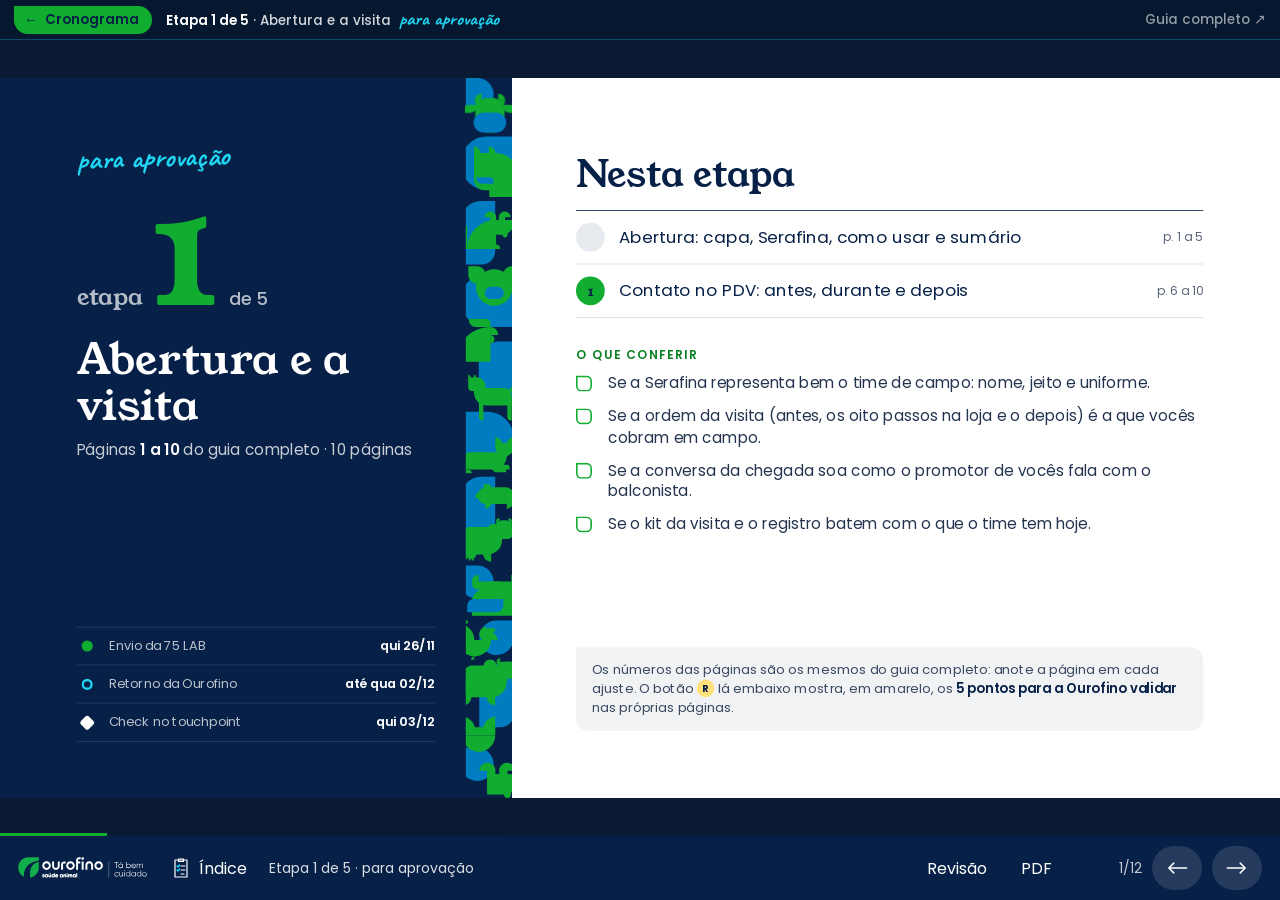
<file: aprovacao/etapa-1/index.html>
<!doctype html>
<html lang="pt-BR">
<head>
<meta charset="utf-8">
<meta name="viewport" content="width=device-width, initial-scale=1, viewport-fit=cover">
<title>Etapa 1 de 5 · Guia de Execução no PDV · Ourofino Pet</title>
<meta name="description" content="Guia de execução no ponto de venda da Ourofino Pet, para promotores, vendedores do distribuidor e equipes de loja.">
<meta name="theme-color" content="#072047">
<link rel="icon" href="../../assets/marca/favicon.png">
<link rel="preconnect" href="https://fonts.googleapis.com"><link rel="preconnect" href="https://fonts.gstatic.com" crossorigin>
<link href="https://fonts.googleapis.com/css2?family=Young+Serif&family=Poppins:ital,wght@0,400;0,500;0,600;0,700;1,400;1,500&family=Caveat:wght@600;700&display=swap" rel="stylesheet">
<style>/* estrutura do deck (independente da marca): palco 16:9 no computador, telas verticais no celular */
*{box-sizing:border-box}
html,body{margin:0;height:100%}
img{max-width:100%;display:block}
button{font:inherit;color:inherit;cursor:pointer}

/* barra de navegação fixa */
.nav{position:fixed;left:0;right:0;bottom:0;height:64px;z-index:30;display:flex;align-items:center;gap:10px;padding:0 18px;background:var(--nav-bg);color:var(--nav-tx)}
.nav-logo{height:22px;width:auto}
.nav-cap{flex:1;min-width:0;white-space:nowrap;overflow:hidden;text-overflow:ellipsis;font-size:14px;opacity:.85}
.nav-cont{font-variant-numeric:tabular-nums;font-size:14px;opacity:.75;min-width:68px;text-align:right}
.nav button{flex:none;white-space:nowrap;border:0;background:none;height:44px;min-width:44px;display:inline-flex;align-items:center;justify-content:center;gap:6px;border-radius:22px;padding:0 12px;color:inherit}
.nav button:hover{background:rgba(255,255,255,.1)}
.nav .seta-bt{background:rgba(255,255,255,.12)}
.nav [data-rev][aria-pressed="true"]{background:var(--amarelo);color:var(--navy)}
.nav .nav-r{display:none}
@media (min-width:900px){.nav .nav-r{display:inline}}
.prog{position:fixed;left:0;right:0;bottom:64px;height:3px;z-index:31;background:rgba(7,32,71,.12)}
.prog i{display:block;height:100%;width:0;background:var(--verde);transition:width .35s}

/* ---------- modo paisagem: palco escalado, um slide por vez */
.paisagem body{overflow:hidden;background:var(--fundo-palco)}
.paisagem .rolo{position:fixed;inset:0 0 64px 0;overflow:hidden}
.paisagem .palco{position:absolute;left:50%;top:50%;width:1600px;height:900px;transform:translate(-50%,-50%) scale(var(--esc,1));transform-origin:center}
.paisagem .slide{position:absolute;inset:0;width:1600px;height:900px;overflow:hidden;opacity:0;visibility:hidden;transition:opacity .45s ease,visibility 0s linear .45s,transform .45s cubic-bezier(.2,.7,.2,1);transform:translateX(28px)}
.paisagem .slide.antes{transform:translateX(-28px)}
.paisagem .slide.ativo{opacity:1;visibility:visible;transform:none;transition:opacity .45s ease,visibility 0s,transform .55s cubic-bezier(.2,.7,.2,1)}

/* ---------- modo retrato: cada slide é uma tela; rolagem com encaixe */
.retrato body{background:var(--fundo-palco)}
.retrato .rolo{height:100svh;overflow-y:auto;scroll-snap-type:y mandatory;padding-bottom:64px}
.retrato .palco{width:100%}
.retrato .slide{position:relative;min-height:calc(100svh - 64px);scroll-snap-align:start;overflow:hidden}

/* animação de entrada dos elementos marcados */
.js .slide [data-e]{opacity:0;transform:translateY(14px)}
.js .slide.viu [data-e]{animation:entra .7s cubic-bezier(.2,.7,.2,1) forwards;animation-delay:calc(var(--e,0) * .09s + .12s)}
@keyframes entra{to{opacity:1;transform:none}}
@media screen{.retrato .js .slide [data-e],.js.retrato .slide [data-e]{opacity:1;transform:none;animation:none}}
@media (prefers-reduced-motion:reduce){.js .slide [data-e]{opacity:1;transform:none;animation:none!important}.paisagem .slide{transition:none}}

/* índice */
.indice{position:fixed;inset:0;z-index:60;background:rgba(7,32,71,.55)}
.indice-painel{position:absolute;inset:0 auto 0 0;width:min(560px,94vw);background:var(--papel);overflow-y:auto;padding:28px 30px 40px;animation:entraEsq .3s cubic-bezier(.2,.7,.2,1)}
@keyframes entraEsq{from{transform:translateX(-24px);opacity:0}}

/* impressão: um slide por página, 16:9 */
@page{size:1600px 900px;margin:0}
@media print{
  .nav,.prog,.indice{display:none!important}
  html,body{height:auto;overflow:visible!important;background:#fff}
  .rolo{position:static!important;display:block!important;height:auto!important;overflow:visible!important;padding:0!important}
  .palco{position:static!important;left:auto!important;top:auto!important;transform:none!important;width:1600px!important;height:auto!important}
  .slide{position:relative!important;inset:auto!important;width:1600px!important;height:900px!important;min-height:0!important;opacity:1!important;visibility:visible!important;transform:none!important;break-after:page;page-break-after:always}
  .js .slide [data-e]{opacity:1!important;transform:none!important;animation:none!important}
  *{-webkit-print-color-adjust:exact;print-color-adjust:exact}
}

@media (max-width:760px){
  .nav{gap:4px;padding:0 8px}
  .nav-logo,.nav-cap,.seta-bt{display:none!important}
  .nav-cont{flex:1;text-align:center}
}

.ic{--tr:var(--navy);--ac:var(--verde);overflow:visible}
.ic .tr>*{stroke:var(--tr);stroke-width:2.4}
.ic .acs>*,.ic .acs g>*{stroke:var(--ac);stroke-width:2.8;fill:none}
.ic .acs circle.ac,.ic .acs .ac[d$="z"]{fill:var(--ac);fill-opacity:.18}
.slide.viu .ic .tr>*{stroke-dasharray:1;stroke-dashoffset:1;animation:icRisca .9s cubic-bezier(.6,.05,.3,1) forwards;animation-delay:calc(var(--d,0) * 1s + .25s)}
.slide.viu .ic .acs{opacity:0;animation:icAcento .5s cubic-bezier(.2,1.4,.4,1) forwards;animation-delay:calc(var(--d,0) * 1s + .85s);transform-origin:24px 24px;transform-box:view-box}
.slide.viu .ic .m-gira{transform-box:fill-box;transform-origin:center;animation:icGira 6s linear infinite 1.4s}
.slide.viu .ic .m-balanca{transform-box:view-box;transform-origin:24px 24px;animation:icBalanca 2.6s ease-in-out infinite 1.4s}
.slide.viu .ic .m-pulsa{transform-box:fill-box;transform-origin:center;animation:icPulsa 2.4s ease-in-out infinite 1.4s}
.slide.viu .ic .m-sobe{animation:icSobe 2.8s ease-in-out infinite 1.4s}
.slide.viu .ic .m-pisca{animation:icPisca 3.6s steps(1) infinite 1.6s}
.slide.viu .ic .m-varre{animation:icVarre 2.2s ease-in-out infinite 1.4s}
.slide.viu .ic .m-cresce{stroke-dasharray:30;stroke-dashoffset:30;animation:icCresce 1.2s ease-out forwards 1s}
@keyframes icRisca{to{stroke-dashoffset:0}}
@keyframes icAcento{from{opacity:0;transform:scale(.6)}to{opacity:1;transform:none}}
@keyframes icGira{to{transform:rotate(360deg)}}
@keyframes icBalanca{0%,100%{transform:rotate(-7deg)}50%{transform:rotate(7deg)}}
@keyframes icPulsa{0%,100%{transform:scale(1)}50%{transform:scale(1.18)}}
@keyframes icSobe{0%,100%{transform:translateY(0)}50%{transform:translateY(-2.5px)}}
@keyframes icPisca{0%,92%{opacity:1}94%{opacity:.1}96%{opacity:1}}
@keyframes icVarre{0%,100%{transform:translateX(0)}50%{transform:translateX(3px)}}
@keyframes icCresce{to{stroke-dashoffset:0}}
@media (prefers-reduced-motion:reduce){.slide.viu .ic *{animation:none!important;stroke-dashoffset:0!important;opacity:1!important}}
@media print{.ic *{animation:none!important;stroke-dashoffset:0!important;opacity:1!important}}
/* Guia Ourofino Pet v4 · visual dos slides (guia de marca Ourofino Saúde Animal v2.0, 2026)
   títulos Roca One -> Young Serif (gratuita, mais próxima); texto Gilroy -> Poppins (a mesma que o site da Ourofino usa)
   cores sólidas, sem degradê. Paisagem = palco 1600x900. Retrato = telas verticais (regras em @media screen .retrato) */
:root{
  --navy:#072047;--verde:#10AD31;--azul:#007CC1;--ciano:#20D5F2;--n1:#EFEFEF;--n2:#E0E1E3;--n3:#919AA9;--papel:#fff;--amarelo:#FFE07A;
  --f-tit:"Young Serif","Roca One",Georgia,serif;--f-txt:"Poppins","Gilroy",Arial,sans-serif;--f-mao:"Caveat","Segoe Print",cursive;
  --fundo-palco:#0b1a33;--nav-bg:#072047;--nav-tx:#fff;
}
body{font-family:var(--f-txt);color:var(--navy);-webkit-font-smoothing:antialiased}
.slide{background:var(--papel);color:var(--navy);font-size:25px;line-height:1.52}
.slide p{margin:0 0 .75em}
.slide strong{font-weight:600}
.slide a.xref{color:inherit;text-decoration:underline;text-decoration-color:var(--verde);text-decoration-thickness:3px;text-underline-offset:4px}
.tit{font:400 58px/1.08 var(--f-tit);letter-spacing:-.01em;margin:0 0 30px;color:inherit;max-width:16ch}
.nav-ic{width:24px;height:24px;--tr:#fff;--ac:var(--ciano)}
.seta-v{transform:scaleX(-1)}
.seta-bt .ic{width:26px;height:26px;--tr:#fff;--ac:#fff}
.nav .nav-c{display:inline;font-size:13px;font-weight:600}
@media (min-width:900px){.nav .nav-c{display:none}}
.nav-logo{filter:none}

/* cabeçalho e rodapé de página, como numa revista */
.cab{position:absolute;left:96px;top:44px;display:flex;align-items:baseline;gap:12px;font-size:16px;z-index:3}
.cab-n{font:400 26px/1 var(--f-tit);color:var(--verde)}
.cab-t{opacity:.62}
.pe{position:absolute;left:96px;right:96px;bottom:34px;display:flex;justify-content:space-between;font-size:14px;opacity:.5;z-index:3}

/* ---------------- capa do guia */
.capa-guia{background:var(--navy);color:#fff}
.cg-geo{position:absolute;right:56px;top:-30px;width:150px}
.geo svg{width:100%;height:100%}
.geo .a{fill:var(--verde)}.geo .b{fill:var(--azul)}
.geo svg{display:block;width:100%;height:auto}
.cg-pets{position:absolute;right:250px;bottom:0;height:820px;width:780px}
.cg-pet{position:absolute;bottom:0;height:auto}
.cg-pet.a{right:150px;height:780px;width:auto}
.cg-pet.b{right:-20px;height:430px;width:auto;bottom:-10px}
.cg-txt{position:absolute;left:110px;top:90px;width:700px}
.cg-logo{width:280px;height:auto;margin-bottom:64px}
.cg-manus{display:block;font:700 44px/1 var(--f-mao);color:var(--verde);transform:rotate(-3deg);transform-origin:left;margin-bottom:16px}
.capa-guia h1{font:400 84px/1 var(--f-tit);margin:0 0 26px;letter-spacing:-.02em}
.capa-guia p{font-size:23px;line-height:1.5;color:rgba(255,255,255,.82);max-width:34ch;margin:0 0 34px}
.cg-bts{display:flex;gap:14px;flex-wrap:wrap}
.bt{display:inline-flex;align-items:center;gap:10px;background:var(--verde);color:var(--navy);border:0;border-radius:0 28px 28px 28px;padding:17px 30px;font:600 21px/1 var(--f-txt);text-decoration:none}
.bt .ic{width:24px;height:24px;--tr:var(--navy);--ac:var(--navy)}
.bt.claro{background:transparent;color:#fff;box-shadow:inset 0 0 0 2px rgba(255,255,255,.5)}
.cg-ver{display:block;margin-top:34px;font-size:15px;color:rgba(255,255,255,.55)}

/* ---------------- capas de capítulo */
.capa-cap{color:var(--navy)}
.capa-cap.cor-navy{background:var(--navy);color:#fff}
.capa-cap.cor-verde{background:var(--verde)}
.capa-cap.cor-azul{background:var(--azul);color:#fff}
.capa-cap.cor-n1{background:var(--n1)}
.capa-cap.cor-branco{background:#fff}
.cc-txt{position:absolute;left:110px;bottom:110px;width:700px;z-index:4}
.cc-num{display:block;font:400 150px/.8 var(--f-tit);letter-spacing:-.04em;margin-bottom:26px}
.cc-parte{display:block;font-size:19px;opacity:.75;margin-bottom:6px}
.cc-manus{display:block;font:700 46px/1 var(--f-mao);transform:rotate(-3deg);transform-origin:left;margin:4px 0 14px}
.cc-tit{font:400 80px/1.02 var(--f-tit);letter-spacing:-.02em;margin:0 0 22px}
.cc-abre{font-size:23px;line-height:1.5;max-width:34ch;margin:0;opacity:.88}
.cor-navy .cc-num,.cor-navy .cc-manus{color:var(--verde)}
.cor-azul .cc-num{color:var(--navy)}.cor-azul .cc-manus{color:var(--ciano)}
.cor-verde .cc-num{color:#fff}.cor-verde .cc-manus{color:var(--navy)}
.cor-n1 .cc-num,.cor-branco .cc-num,.cor-n1 .cc-manus,.cor-branco .cc-manus{color:var(--verde)}

/* sangrada: foto do pet em fundo colorido ocupando a página; texto num bloco navy com um canto reto */
.v-sangrada{background:var(--navy)}
.cc-foto{position:absolute;inset:0}
.cc-foto .cc-img{width:100%;height:100%;object-fit:cover;object-position:var(--pos)}
.v-sangrada .cc-txt{left:0;bottom:0;width:820px;background:var(--navy);color:#fff;padding:70px 90px 80px 110px;border-radius:0 120px 0 0}
.v-sangrada .cc-num,.v-sangrada .cc-manus{color:var(--verde)}

/* recorte: pet recortado grande atravessando o número gigante */
.v-recorte .cc-pet-q{position:absolute;right:90px;bottom:0;height:860px;width:760px;display:flex;align-items:flex-end;justify-content:center;z-index:3}
.v-recorte .cc-pet{max-height:100%;width:auto;max-width:100%}
.v-recorte .cc-num{position:absolute;right:120px;top:40px;font-size:620px;line-height:.8;opacity:.16;z-index:0;margin:0}
.v-recorte .cc-txt{position:static}
.v-recorte .cc-txt>*:not(.cc-num){position:relative;z-index:4}
.v-recorte .cc-txt{display:block}
.v-recorte .cc-parte,.v-recorte .cc-manus,.v-recorte .cc-tit,.v-recorte .cc-abre{margin-left:110px;max-width:640px}
.v-recorte .cc-parte{margin-top:250px}

/* espiando: o gato espia por baixo da página */
.v-espiando .cc-pet-q{position:absolute;left:0;right:0;bottom:-6px;display:flex;justify-content:flex-end;padding-right:120px}
.v-espiando .cc-pet{width:760px;height:auto}
.v-espiando .cc-txt{top:120px;bottom:auto;width:880px}
.v-espiando .cc-num{color:var(--navy)}

/* tipográfica: título enorme e o pet passando na frente das letras */
.v-tipografica .cc-txt{left:110px;top:120px;bottom:auto;width:1380px}
.v-tipografica .cc-tit{font-size:150px;line-height:.92;max-width:11ch}
.v-tipografica .cc-pet-q{position:absolute;right:110px;bottom:0;height:640px;z-index:5;display:flex;align-items:flex-end}
.v-tipografica .cc-pet{height:100%;width:auto}
.v-tipografica .cc-num{display:inline-block;font-size:90px;margin-right:24px;vertical-align:top}
.v-tipografica .cc-abre{position:absolute;left:0;top:560px;width:560px}

/* folha: foto dentro da forma de folha do símbolo (três cantos redondos, um reto) */
.cc-folha{position:absolute;right:0;top:0;bottom:0;width:860px;overflow:hidden;border-radius:430px 0 0 430px}
.cc-folha .cc-img{width:100%;height:100%;object-fit:cover;object-position:var(--pos)}
.v-folha .cc-txt{width:640px}

/* dupla: duas áreas da loja, um pet em cada lado (cross) */
.cc-dupla{position:absolute;right:0;top:0;bottom:0;width:980px;display:grid;grid-template-columns:1fr 1fr}
.cc-lado{display:flex;align-items:flex-end;justify-content:center;overflow:hidden}
.cc-lado.a{background:var(--azul)}.cc-lado.b{background:var(--verde)}
.cc-lado .cc-pet{max-height:78%;width:auto;max-width:96%}
.v-dupla{background:var(--n1)}
.v-dupla .cc-txt{width:520px}
.v-dupla .cc-tit{font-size:68px}

/* geométrica: animais geométricos da marca + pet recortado */
.v-geometrica .cc-geo{position:absolute;right:56px;top:-60px;width:150px}
.v-geometrica .cc-pet-q{position:absolute;right:260px;bottom:0;height:820px;display:flex;align-items:flex-end}
.v-geometrica .cc-pet{height:100%;width:auto}

/* serafina */
.v-serafina .cc-sera{position:absolute;right:320px;bottom:0;height:860px;z-index:3}
.v-serafina .cc-sera-img{height:100%;width:auto}
.v-serafina .cc-geo{position:absolute;right:56px;top:-200px;width:150px}
.v-serafina .cc-pet2{position:absolute;right:70px;bottom:0;height:430px;z-index:4}
.v-serafina .cc-pet2 .cc-pet{height:100%;width:auto}

/* ---------------- conceito, porque, figura: texto à esquerda, visual à direita sangrando */
.s-conceito,.s-figura,.s-porque{display:block}
.col-txt{position:absolute;left:96px;top:110px;bottom:84px;width:760px;display:flex;flex-direction:column;justify-content:center;font-size:calc(25px * var(--fit,1))}
.col-txt .tit,.sf-fala .tit,.err-txt .tit{font-size:calc(58px * var(--fit,1))}
.col-txt .pratica{font-size:calc(22px * var(--fit,1))}
.sf-txt{font-size:calc(26px * var(--fit,1))!important}
.termo-def{font-size:calc(31px * var(--fit,1))!important}
.col-txt .txt{max-width:36ch}
.col-vis{position:absolute;right:0;top:0;bottom:0;width:660px;background:var(--n1);display:flex;align-items:center;justify-content:center;overflow:hidden}
.slide[data-vis="icone"] .col-vis{background:var(--n1)}
.ic-grande{display:block;width:300px;height:300px}
.ic-grande .ic{width:100%;height:100%}
.ic-grande .ic .tr>*{stroke-width:1.6}.ic-grande .ic .acs>*{stroke-width:1.9}
.slide[data-vis="sera"] .col-vis{background:#fff;align-items:flex-end}
.slide[data-vis="sera"] .sera{height:780px;width:auto}
.slide[data-fig="paisagem"] .col-txt{width:560px}
.slide[data-fig="paisagem"] .col-vis{width:900px;background:none}
.slide[data-fig="paisagem"] .col-vis .foto-q,.slide[data-fig="paisagem"] .col-vis .comp{width:100%;height:100%}
.slide[data-fig="retrato"] .col-vis{width:600px;background:none}
.col-vis .foto-q{position:relative;width:100%;height:100%}
.col-vis .foto-q>img{width:100%;height:100%;object-fit:cover}
.slide[data-fig="dg"] .col-txt{width:520px}
.slide[data-fig="dg"] .col-vis{width:960px;background:var(--n1);padding:60px 60px 60px 40px}
.dg-caixa{width:100%}
.dg-caixa .dg{background:none;padding:0}
.slide[data-fig="prod"] .col-vis{background:var(--n1)}
.slide[data-fig="ilu"] .col-vis{width:720px;background:var(--n1);align-items:flex-end}
.ilu{max-height:800px;max-width:100%;width:auto;height:auto}
.retrato .slide[data-fig="ilu"] .ilu{max-height:300px;margin:0 auto}
.prod img{max-width:440px;max-height:520px;width:auto;height:auto;filter:drop-shadow(0 24px 24px rgba(7,32,71,.16))}
.pratica{margin-top:16px;padding-top:18px;max-width:36ch;position:relative;font-size:22px;line-height:1.5}
.pratica::before{content:"";position:absolute;left:0;top:0;width:64px;height:3px;background:var(--verde)}
.pratica b{display:block;font-weight:600;color:var(--verde);font-size:19px;margin-bottom:4px}
.pratica p{margin:0}
.lembre{position:absolute;left:0;right:0;bottom:0;margin:0;padding:22px 96px 26px;background:var(--navy);color:#fff;font-size:21px;line-height:1.45;z-index:4}
.lembre b{color:var(--verde);font-weight:600;margin-right:6px}
.slide:has(.lembre) .pe{display:none}
.slide:has(.lembre) .col-txt{bottom:150px}
.ic-canto{position:absolute;right:96px;top:40px;width:72px;height:72px;z-index:3}
.ic-canto .ic{width:100%;height:100%}
.slide[data-fig] .ic-canto,.slide[data-vis] .ic-canto{display:none}

/* porque: o dado vira manchete */
.s-porque{background:var(--navy);color:#fff}
.s-porque .dado{position:absolute;left:96px;top:130px;width:620px}
.dado-n{display:block;font:400 210px/.9 var(--f-tit);color:var(--verde);letter-spacing:-.03em}
.dado-t{display:block;font-size:27px;line-height:1.4;margin-top:20px;max-width:24ch}
.dado-t.so{font-size:30px;line-height:1.4}
.fonte{font-size:15px;line-height:1.45;color:rgba(255,255,255,.6);margin-top:26px;max-width:42ch}
.s-porque .col-txt{left:800px;width:700px}
.s-porque .pratica::before{background:var(--ciano)}.s-porque .pratica b{color:var(--ciano)}
.s-porque .lembre{background:var(--verde);color:var(--navy)}.s-porque .lembre b{color:var(--navy)}
.s-porque .cab-n{color:var(--ciano)}

/* termo: definições sempre em azul (cor com função) */
.s-termo{background:var(--azul);color:#fff}
.termo-q{position:absolute;left:96px;top:150px;width:1150px}
.termo-r{display:block;font:700 40px/1 var(--f-mao);color:var(--ciano);margin-bottom:8px}
.termo-p{font:400 120px/1 var(--f-tit);margin:0 0 34px;letter-spacing:-.02em}
.termo-def{font-size:31px;line-height:1.45;max-width:40ch}
.s-termo .pratica{font-size:24px;max-width:48ch}.s-termo .pratica::before{background:var(--ciano)}.s-termo .pratica b{color:var(--ciano)}
.s-termo .ic-canto{width:160px;height:160px;top:140px;right:120px}
.s-termo .ic-canto .ic{--tr:#fff;--ac:var(--ciano)}
.s-termo .cab-n{color:var(--ciano)}

/* passos: sequência real, com linha que liga os números */
.s-passos .tit{position:absolute;left:96px;top:110px;max-width:22ch}
.passos{position:absolute;left:96px;right:96px;top:350px;list-style:none;margin:0;padding:0;display:grid;grid-template-columns:repeat(var(--n,4),1fr);gap:40px}
.s-passos[data-n="3"] .passos{--n:3}.s-passos[data-n="4"] .passos{--n:4}.s-passos[data-n="5"] .passos{--n:5}.s-passos[data-n="6"] .passos{--n:6;gap:26px}
.s-passos[data-n="7"] .passos,.s-passos[data-n="8"] .passos{--n:4;row-gap:40px;top:300px}
.passos li{position:relative;padding-top:86px}
.passos li::before{content:"";position:absolute;left:58px;right:-40px;top:28px;height:2px;background:var(--n2)}
.passos li:last-child::before{display:none}
.p-n{position:absolute;left:0;top:0;width:58px;height:58px;border-radius:0 29px 29px 29px;background:var(--navy);color:#fff;display:grid;place-items:center;font:400 30px/1 var(--f-tit)}
.p-ic{position:absolute;left:76px;top:-4px;width:64px;height:64px}
.p-ic .ic{width:100%;height:100%}
.passos b{display:block;font-weight:600;font-size:27px;line-height:1.25;margin-bottom:12px}
.p-t{display:block;font-size:22px;line-height:1.5;opacity:.85}
.s-passos .pratica{position:absolute;left:96px;bottom:110px;max-width:60ch}

/* comparar: página dividida */
.s-comparar .tit{position:absolute;left:96px;top:100px;max-width:24ch;z-index:2}
.cmp{position:absolute;left:0;right:0;top:300px;bottom:0;display:grid;grid-template-columns:1fr 1fr}
.cmp-l{padding:46px 96px 60px}
.cmp-l.mau{background:var(--n1)}
.cmp-l.bom{background:var(--verde)}
.cmp-l h4{display:flex;align-items:center;gap:14px;font:400 40px/1 var(--f-tit);margin:0 0 26px}
.cmp-l h4 .ic{width:46px;height:46px}
.cmp-l.mau .ic{--ac:var(--navy)}.cmp-l.bom .ic{--ac:var(--navy);--tr:var(--navy)}
.cmp-l ul{list-style:none;margin:0;padding:0}
.cmp-l li{padding:16px 0;border-top:1px solid rgba(7,32,71,.18);font-size:25px;line-height:1.4}
.cmp-fig{display:none}
.s-comparar:has(.cmp-fig .comp, .cmp-fig .foto-q) .cmp{left:0;right:auto;width:800px;grid-template-columns:1fr}

/* erro comum: Serafina chamando atenção */
.s-erro{background:var(--n1)}
.err-sera{position:absolute;left:90px;bottom:0;height:800px}
.err-sera .sera{height:100%;width:auto}
.err-txt{position:absolute;left:560px;top:120px;right:96px}
.err-r{display:block;font:700 40px/1 var(--f-mao);color:#C2392D;margin-bottom:8px}
.err-a,.err-b{max-width:44ch;margin-bottom:26px}
.err-a b,.err-b b{display:block;font-weight:600;font-size:20px;margin-bottom:4px}
.err-a b{color:#C2392D}.err-b b{color:var(--verde)}
.err-b{padding-top:22px;border-top:3px solid var(--verde)}

/* serafina falando */
.s-serafina{background:#fff}
.s-serafina[data-fundo="n1"]{background:var(--n1)}
.s-serafina[data-fundo="verde"]{background:var(--verde)}
.s-serafina[data-fundo="azul"]{background:var(--azul)}
.s-serafina[data-fundo="azul"] .sf-fala{background:#fff;color:var(--navy)}
.s-serafina[data-fundo="azul"] .cab,.s-serafina[data-fundo="azul"] .pe{color:#fff}
.s-serafina[data-fundo="verde"] .sf-nome{color:var(--ciano)}
.sf-img{position:absolute;bottom:0;height:820px}
.sf-img .sera{height:100%;width:auto}
.s-serafina[data-lado="esq"] .sf-img{left:120px}.s-serafina[data-lado="dir"] .sf-img{right:140px}
.sf-fala{position:absolute;top:150px;width:880px;background:var(--navy);color:#fff;padding:50px 60px 46px}
.s-serafina[data-lado="esq"] .sf-fala{left:620px;border-radius:0 70px 70px 70px}
.s-serafina[data-lado="dir"] .sf-fala{left:96px;border-radius:70px 0 70px 70px}
.sf-nome{display:block;font:700 38px/1 var(--f-mao);color:var(--verde);margin-bottom:12px}
.sf-fala .tit{font-size:46px;max-width:none;margin-bottom:18px}
.sf-txt{font-size:26px;line-height:1.5}
.sf-txt p:last-child{margin:0}

/* cards: itens lado a lado separados por filete, sem caixa */
.s-cards .tit{position:absolute;left:96px;top:100px;max-width:24ch}
.cards{position:absolute;left:96px;right:96px;top:310px;list-style:none;margin:0;padding:0;display:grid;grid-template-columns:repeat(3,1fr);gap:0}
.s-cards[data-n="2"] .cards{grid-template-columns:repeat(2,1fr)}
.s-cards[data-n="4"] .cards{grid-template-columns:repeat(4,1fr)}
.s-cards[data-n="5"] .cards,.s-cards[data-n="6"] .cards{grid-template-columns:repeat(3,1fr);top:280px;row-gap:34px}
.cards li{padding:0 34px 0 30px;border-left:2px solid var(--n2)}
.cards li:nth-child(3n+1){padding-left:0;border-left:0}
.s-cards[data-n="4"] .cards li{padding-left:28px;border-left:2px solid var(--n2)}.s-cards[data-n="4"] .cards li:first-child{padding-left:0;border-left:0}
.c-ic{display:block;width:64px;height:64px;margin-bottom:18px}
.c-ic .ic{width:100%;height:100%}
.cards b{display:block;font:400 30px/1.15 var(--f-tit);margin-bottom:10px}
.cards p{font-size:22px;line-height:1.5;margin:0;opacity:.88}
.s-cards[data-fig] .cards{right:620px;grid-template-columns:1fr 1fr!important;row-gap:30px}
.s-cards[data-fig] .cards li{padding-left:24px!important;border-left:2px solid var(--n2)!important}
.cards-fig{position:absolute;right:0;top:0;bottom:0;width:560px;background:var(--n1);display:flex;align-items:center;justify-content:center}

/* tabela */
.s-tabela .tit{margin:110px 0 0 96px}
.tab-q{position:absolute;left:96px;right:96px;top:290px}
.tab{width:100%;border-collapse:collapse;font-size:25px;line-height:1.4}
.tab th{text-align:left;font-weight:600;font-size:21px;padding:0 24px 16px 0;border-bottom:3px solid var(--navy);vertical-align:bottom}
.tab td{padding:20px 24px 20px 0;border-bottom:1px solid var(--n2);vertical-align:top}
.tab td:first-child{font-weight:600}

/* conversa */
.s-conversa{background:var(--n1)}
.cv-sera{position:absolute;left:96px;bottom:0;height:800px}.cv-sera .sera{height:100%;width:auto}
.cv-q{position:absolute;left:560px;right:96px;top:100px}
.conversa{display:flex;flex-direction:column;gap:14px}
.fala{max-width:78%}
.fala span{display:block;font-size:15px;opacity:.6;margin:0 0 4px 6px}
.fala p{margin:0;padding:18px 24px;background:#fff;font-size:24px;line-height:1.45;border-radius:0 26px 26px 26px}
.fala.eu{align-self:flex-end}.fala.eu span{text-align:right;margin-right:6px}
.fala.eu p{background:var(--navy);color:#fff;border-radius:26px 0 26px 26px}

/* teste */
.s-teste{background:var(--navy);color:#fff}
.ts-q{position:absolute;left:96px;top:120px;width:1000px}
.ts-r{display:block;font:700 38px/1 var(--f-mao);color:var(--ciano);margin-bottom:14px}
.ts-p{font:400 42px/1.2 var(--f-tit);margin:0 0 34px}
.ops{display:grid;gap:12px}
.op{display:grid;grid-template-columns:44px 1fr;gap:16px;align-items:center;text-align:left;background:rgba(255,255,255,.07);border:0;border-radius:0 18px 18px 18px;padding:18px 22px;color:#fff;font-size:23px;line-height:1.4}
.op:hover:not(:disabled){background:rgba(255,255,255,.14)}
.op-l{width:40px;height:40px;border-radius:0 20px 20px 20px;background:rgba(255,255,255,.14);display:grid;place-items:center;font-weight:600;font-size:17px}
.op.certa{background:var(--verde);color:var(--navy)}.op.certa .op-l{background:var(--navy);color:#fff}
.op.errada{background:#C2392D}.op.apagada{opacity:.4}
.teste-exp{margin-top:20px;font-size:20px;line-height:1.5;color:rgba(255,255,255,.9)}
.teste-exp a.xref{color:#fff}
.teste-res{color:var(--ciano)}
.ts-sera{position:absolute;right:110px;bottom:0;height:700px}.ts-sera .sera{height:100%;width:auto}

/* resumo: fecha o capítulo em verde, com o pet da capa */
.s-resumo{background:var(--verde)}
.rs-q{position:absolute;left:96px;top:120px;width:860px}
.rs{list-style:none;margin:0;padding:0}
.rs li{display:grid;grid-template-columns:52px 1fr;gap:12px;align-items:start;padding:16px 0;border-top:1px solid rgba(7,32,71,.22);font-size:26px;line-height:1.4}
.rs li .ic{width:40px;height:40px;--tr:var(--navy);--ac:var(--navy)}
.rs-img{position:absolute;right:80px;bottom:0;height:780px;width:600px;display:flex;align-items:flex-end;justify-content:center}
.rs-pet{max-height:100%;width:auto;max-width:100%}
.s-resumo .cab-n{color:var(--navy)}

/* sumário e trilhas */
.s-sumario .tit{position:absolute;left:96px;top:96px;font-size:72px}
.sm-col,.sm-ap{list-style:none;margin:0;padding:0;position:absolute;top:240px;width:560px}
.sm-col:nth-of-type(1){left:96px}.sm-col:nth-of-type(2){left:740px}
.sm-ap{left:96px;right:96px;width:auto;top:auto;bottom:70px;display:flex;gap:40px}
.sm-col a,.sm-ap a{display:grid;grid-template-columns:54px 1fr auto;align-items:baseline;gap:10px;padding:11px 0;border-bottom:1px solid var(--n2);color:inherit;text-decoration:none;font-size:22px}
.sm-ap a{grid-template-columns:1fr auto;border:0;font-weight:600}
.sm-col a:hover .sm-t,.sm-ap a:hover{color:var(--azul)}
.sm-n{font:400 30px/1 var(--f-tit);color:var(--verde)}
.sm-tp{font-size:15px;opacity:.55}
.s-trilhas{background:var(--n1)}
.tr-sera{position:absolute;right:60px;bottom:0;height:700px}.tr-sera .sera{height:100%;width:auto}
.tr-q{position:absolute;left:96px;top:100px;width:1060px}
.tr-g{display:grid;grid-template-columns:1fr 1fr;gap:34px 44px}
.tr h4{font:400 30px/1.1 var(--f-tit);margin:0 0 6px}
.tr p{font-size:18px;line-height:1.45;margin:0 0 10px;opacity:.8}
.tr-c{display:flex;flex-wrap:wrap;gap:6px}
.tr-c a{font-size:15px;color:var(--navy);text-decoration:none;background:#fff;padding:6px 12px;border-radius:0 14px 14px 14px}
.tr-c a:hover{background:var(--navy);color:#fff}

/* checklist, glossário e placar */
.ck-cab{position:absolute;left:96px;right:96px;top:96px;display:flex;justify-content:space-between;align-items:flex-end}
.ck-cab .tit{margin:0}
.ck-prog{display:flex;align-items:center;gap:14px;font-size:18px;margin:0}
.ck-prog i{width:200px;height:8px;background:var(--n2);display:inline-block}
.ck-prog i b{display:block;height:100%;width:0;background:var(--verde);transition:width .3s}
.ck-prog button{border:0;background:none;text-decoration:underline;font-size:16px;color:inherit}
.ck-lista{position:absolute;left:96px;right:96px;top:230px;columns:2;column-gap:70px}
.chk{display:grid;grid-template-columns:36px 1fr;gap:14px;align-items:start;padding:11px 0;border-bottom:1px solid var(--n2);font-size:21px;line-height:1.35;cursor:pointer;break-inside:avoid}
.chk input{position:absolute;opacity:0}
.chk-box{width:32px;height:32px;border:2px solid var(--navy);border-radius:0 12px 12px 12px;display:grid;place-items:center}
.chk-box .ic{width:24px;height:24px;opacity:0;--tr:#fff;--ac:#fff}
.chk input:checked+.chk-box{background:var(--verde);border-color:var(--verde)}
.chk input:checked+.chk-box .ic{opacity:1}
.chk input:focus-visible+.chk-box{outline:3px solid var(--ciano)}
.s-gloss .tit{position:absolute;left:96px;top:96px;font-size:64px}
.g-lista{position:absolute;left:96px;right:96px;top:220px;margin:0;columns:2;column-gap:70px}
.g-item{break-inside:avoid;padding:10px 0 12px;border-bottom:1px solid var(--n2)}
.g-item dt{font:400 25px/1.2 var(--f-tit);margin-bottom:4px}
.g-item dd{margin:0;font-size:17px;line-height:1.45}
.g-ex{display:block;font-size:15px;opacity:.65;margin-top:3px}
.s-placar{background:var(--navy);color:#fff}
.placar{position:absolute;left:96px;top:200px}
.placar span:first-child{display:block;font:700 40px/1 var(--f-mao);color:var(--ciano)}
.placar b{display:block;font:400 240px/1 var(--f-tit);color:var(--verde)}
.pl-txt{font-size:30px}
.pl-msg{position:absolute;left:96px;bottom:120px;width:640px;font-size:22px;line-height:1.5;color:rgba(255,255,255,.85)}
.pl-sera{position:absolute;right:160px;bottom:0;height:760px}.pl-sera .sera{height:100%;width:auto}

/* figuras: marcações, comparador */
.foto-q{position:relative}
.rot{position:absolute;inset:0;pointer-events:none;transition:opacity .3s}
.rot.off{opacity:0}
.pino{position:absolute;display:flex;align-items:center;gap:8px;transform:translate(-8px,-50%);max-width:48%}
.pino i{flex:none;width:16px;height:16px;border-radius:50%;background:var(--ciano);box-shadow:0 0 0 5px rgba(32,213,242,.35)}
.pino-txt{display:flex;flex-direction:column;align-items:flex-start}
.pino b,.pino small{background:var(--navy);color:#fff;padding:6px 11px;width:max-content;max-width:100%}
.pino b{font:600 16px/1.2 var(--f-txt);border-radius:0 10px 10px 0}
.pino small{font-size:13px;color:rgba(255,255,255,.85);border-radius:0 0 10px 10px}
.pino.esq{flex-direction:row-reverse;transform:translate(calc(-100% + 8px),-50%)}.pino.esq .pino-txt{align-items:flex-end}
.pino.acima{flex-direction:column-reverse;transform:translate(-50%,calc(-100% + 8px));gap:6px}
.pino.abaixo{flex-direction:column;transform:translate(-50%,-8px);gap:6px}
.pino.acima .pino-txt,.pino.abaixo .pino-txt{align-items:center}
.pino.x i{background:#C2392D;box-shadow:0 0 0 5px rgba(194,57,45,.35)}
.pino.ok i,.pino.q i{background:var(--verde);box-shadow:0 0 0 5px rgba(16,173,49,.35)}
.pino.p i{background:var(--n3)}
.rot-btn{position:absolute;right:16px;bottom:16px;border:0;background:#fff;color:var(--navy);font:600 14px/1 var(--f-txt);padding:10px 14px;border-radius:0 14px 14px 14px;z-index:5}
.comp{position:relative;width:100%;height:100%}
.comp-quadro{position:relative;--p:50%;width:100%;height:100%;overflow:hidden;user-select:none;touch-action:pan-y}
.comp-quadro img{width:100%;height:100%;object-fit:cover;display:block}
.comp-b{position:absolute;inset:0}.comp-a{position:absolute;inset:0;clip-path:inset(0 calc(100% - var(--p)) 0 0)}
.comp-range{position:absolute;inset:0;width:100%;height:100%;opacity:0;cursor:ew-resize;margin:0;z-index:6}
.comp-linha{position:absolute;top:0;bottom:0;left:var(--p);width:3px;background:#fff;transform:translateX(-1px);z-index:5;pointer-events:none}
.comp-linha span{position:absolute;top:50%;left:50%;transform:translate(-50%,-50%);width:56px;height:56px;border-radius:50%;background:#fff;display:grid;place-items:center}
.comp-linha .ic{width:30px;height:30px}
.comp-tag{position:absolute;top:20px;z-index:4;font:600 16px/1 var(--f-txt);padding:9px 14px;color:#fff;pointer-events:none}
.comp-tag.a{left:20px;background:#C2392D;border-radius:0 14px 14px 14px}.comp-tag.b{right:20px;background:var(--verde);color:var(--navy);border-radius:14px 0 14px 14px}

/* revisão */
.validar{display:none;position:absolute;right:30px;bottom:30px;width:420px;background:var(--amarelo);color:#3a2d00;padding:16px 20px;z-index:20;font-size:16px;line-height:1.45;border-radius:0 18px 18px 18px}
.validar b{display:block;font-size:14px;margin-bottom:4px}
.validar p{margin:0}
.revisao .validar{display:block}
.revisao .validar~.validar{bottom:auto;top:30px}

/* índice */
.indice-painel{color:var(--navy);font-family:var(--f-txt)}
.indice-painel h3{font:400 44px/1 var(--f-tit);margin:6px 0 20px}
.indice-painel ol{list-style:none;margin:0;padding:0}
.indice-painel li a{display:grid;grid-template-columns:44px 1fr;padding:12px 0;border-bottom:1px solid var(--n2);color:inherit;text-decoration:none;font-size:18px}
.indice-painel li a span{font:400 22px/1.2 var(--f-tit);color:var(--verde)}
.indice-painel li a.atual{color:var(--azul)}
.ind-x{position:absolute;right:16px;top:14px;border:0;background:none;font-size:34px;line-height:1;color:var(--navy)}
.ind-tr{display:inline-block;margin-top:22px;color:var(--azul);font-weight:600}
.fecha-fundo{position:absolute;inset:0}

/* =================== celular (retrato): cada slide recomposto na vertical =================== */
@media screen{
.retrato .slide{font-size:16.5px;line-height:1.55;padding:22px 20px 40px}
.retrato .slide>*{position:relative!important;left:auto!important;right:auto!important;top:auto!important;bottom:auto!important;width:auto!important;height:auto!important;transform:none!important}
.retrato .cab{display:flex;margin-bottom:14px;font-size:13px}.retrato .cab-n{font-size:20px}
.retrato .pe{display:none}
.retrato .tit{font-size:30px;max-width:none;margin-bottom:16px}
.retrato .col-txt{display:block!important;margin-bottom:22px}
.retrato .col-vis{margin:0 -20px;min-height:0;padding:24px 20px!important;max-height:none}
.retrato .slide[data-fig="paisagem"] .col-vis,.retrato .slide[data-fig="retrato"] .col-vis{padding:0!important;background:none}
.retrato .col-vis .foto-q>img{height:auto;max-height:62svh;object-fit:contain}
.retrato .slide[data-vis="icone"] .col-vis{padding:30px!important}
.retrato .ic-grande{width:150px;height:150px}
.retrato .slide[data-vis="sera"] .sera{height:300px}
.retrato .comp-quadro{height:auto;aspect-ratio:2/3}
.retrato .slide[data-fig="paisagem"] .comp-quadro{aspect-ratio:3/2}
.retrato .pratica{font-size:15.5px;max-width:none}.retrato .pratica b{font-size:14px}
.retrato .lembre{margin:20px -20px -40px;padding:16px 20px 20px;font-size:15px}
.retrato .ic-canto{display:none}
.retrato .dado-n{font-size:96px}.retrato .dado-t{font-size:18px}.retrato .dado-t.so{font-size:26px}
.retrato .s-porque .dado{margin-bottom:20px}
.retrato .termo-p{font-size:52px;margin-bottom:16px}.retrato .termo-r{font-size:26px}.retrato .termo-def{font-size:19px}
.retrato .passos{display:block;margin-top:10px}
.retrato .passos li{padding:0 0 18px 70px;min-height:58px}
.retrato .passos li::before{left:21px;right:auto;top:46px;bottom:4px;width:2px;height:auto}
.retrato .p-n{width:44px;height:44px;font-size:22px}
.retrato .p-ic{display:none}
.retrato .passos b{font-size:17px;margin-bottom:2px}.retrato .p-t{font-size:15px}
.retrato .s-passos .pratica{margin-top:6px}
.retrato .cmp{display:block;margin:0 -20px}
.retrato .cmp-l{padding:20px}.retrato .cmp-l h4{font-size:24px;margin-bottom:10px}.retrato .cmp-l h4 .ic{width:30px;height:30px}
.retrato .cmp-l li{font-size:15.5px;padding:10px 0}
.retrato .err-sera{float:right;height:170px!important;margin:-8px -10px 0 6px}
.retrato .err-sera .sera{height:170px}
.retrato .err-r{font-size:26px}
.retrato .err-a,.retrato .err-b{max-width:none}
.retrato .sf-img{float:right;height:260px!important;margin:0 -16px 0 0}
.retrato .sf-img .sera{height:260px}
.retrato .sf-fala{padding:22px 20px!important;border-radius:0 30px 30px 30px!important;clear:both}
.retrato .sf-nome{font-size:28px}.retrato .sf-fala .tit{font-size:24px}.retrato .sf-txt{font-size:16.5px}
.retrato .cards{display:block}
.retrato .cards li{padding:14px 0!important;border-left:0!important;border-top:1px solid var(--n2)}
.retrato .c-ic{width:44px;height:44px;margin-bottom:8px}
.retrato .cards b{font-size:20px}.retrato .cards p{font-size:15.5px}
.retrato .cards-fig{margin:16px -20px 0;padding:16px}
.retrato .tab-q{overflow-x:auto;margin:0 -20px;padding:0 20px}
.retrato .tab{font-size:14px;min-width:520px}
.retrato .cv-sera{float:right;height:160px!important;margin:-10px -12px 0 0}.retrato .cv-sera .sera{height:160px}
.retrato .fala{max-width:88%}.retrato .fala p{font-size:15.5px;padding:11px 14px}
.retrato .ts-p{font-size:24px}.retrato .ts-r{font-size:26px}.retrato .op{font-size:15.5px;padding:12px 14px}
.retrato .ts-sera{display:none}
.retrato .rs li{font-size:17px;grid-template-columns:36px 1fr}.retrato .rs li .ic{width:28px;height:28px}
.retrato .rs-img{height:240px!important;justify-content:flex-end;margin-top:10px}
.retrato .rs-pet{max-height:240px}
.retrato .sm-col,.retrato .sm-ap{position:static!important;width:auto!important;display:block}
.retrato .sm-col a{font-size:16px}.retrato .sm-n{font-size:22px}
.retrato .tr-g{display:block}.retrato .tr{margin-bottom:18px}.retrato .tr-sera{display:none}
.retrato .ck-cab{display:block}.retrato .ck-lista{columns:1}.retrato .chk{font-size:16px}
.retrato .g-lista{columns:1}
.retrato .placar b{font-size:120px}.retrato .pl-sera{height:260px!important;align-self:flex-end}.retrato .pl-sera .sera{height:260px}
.retrato .validar{position:relative!important;width:auto!important;margin-top:14px}
/* capas no celular: imagem em cima, texto embaixo */
.retrato .capa-guia,.retrato .capa-cap{padding:0!important;display:flex;flex-direction:column}
.retrato .cg-geo,.retrato .cc-geo{display:none}
.retrato .cg-pets{height:44svh!important;width:100%!important;position:relative!important;order:1;flex:none}
.retrato .cg-pet.a{position:absolute!important;height:100%;right:22%;bottom:0}
.retrato .cg-pet.b{position:absolute!important;height:56%;right:0;bottom:0}
.retrato .cg-txt{padding:24px 22px 40px;order:2}
.retrato .cg-logo{width:190px;margin-bottom:22px}
.retrato .capa-guia h1{font-size:40px}.retrato .cg-manus{font-size:30px}.retrato .capa-guia p{font-size:16.5px}
.retrato .bt{font-size:16px;padding:13px 20px}
.retrato .cc-foto,.retrato .cc-folha,.retrato .cc-dupla,.retrato .cc-pet-q,.retrato .cc-sera{position:relative!important;height:46svh!important;width:100%!important;border-radius:0!important;order:1;margin:0;padding:0}
.retrato .cc-folha{border-radius:0 0 0 46vw!important}
.retrato .cc-pet-q{display:flex;justify-content:center;align-items:flex-end}
.retrato .cc-pet,.retrato .cc-sera-img{max-height:100%;width:auto;max-width:100%}
.retrato .cc-pet2{position:absolute!important;right:10px!important;bottom:auto!important;top:28svh!important;height:18svh!important}
.retrato .cc-txt{order:2;padding:24px 22px 40px;background:inherit;border-radius:0!important;width:auto!important}
.retrato .cc-num{font-size:70px!important;position:static!important;opacity:1!important;margin-bottom:10px}
.retrato .cc-manus{font-size:30px}.retrato .cc-tit{font-size:38px!important}.retrato .cc-abre{font-size:16.5px;position:static!important;width:auto!important}
.retrato .v-recorte .cc-parte,.retrato .v-recorte .cc-manus,.retrato .v-recorte .cc-tit,.retrato .v-recorte .cc-abre{margin-left:0}
.retrato .v-recorte .cc-parte{margin-top:0}
.retrato .v-sangrada .cc-txt{padding-top:28px}
.retrato .v-espiando .cc-pet-q{padding:0;justify-content:center;order:3;height:30svh!important}
.retrato .v-espiando .cc-pet{width:100%;height:auto}
}

/* impressão: força o layout de paisagem */
@media print{.validar{display:none!important}.rot-btn,.comp-range{display:none!important}}

/* limites para o ajuste automático de texto */
.sf-fala{max-height:660px}.termo-q{max-height:690px}.err-txt{max-height:700px}.cv-q{max-height:720px}.ts-q{max-height:730px}.rs-q{max-height:700px}
@media screen{.retrato [data-fit]{max-height:none}}

/* slide com mais texto: coluna larga, visual estreito */
.slide[data-largo] .col-txt{width:1060px}
.slide[data-largo] .col-txt .txt,.slide[data-largo] .pratica{max-width:none;columns:auto}
.slide[data-largo] .col-txt .txt{column-count:2;column-gap:56px}
.slide[data-largo] .col-txt .txt p{break-inside:avoid}
.slide[data-largo] .col-vis{width:340px}
.slide[data-largo] .ic-grande{width:200px;height:200px}
@media screen{.retrato .slide[data-largo] .col-txt .txt{column-count:1}}

/* ---------- diagramas (vindos da v3, adaptados ao slide) */
.slide{--cinza:#556173;--cinza-2:#8A94A3;--linha:#DCE1E8;--papel-2:#F3F5F8;--verde-esc:#0A7F23;--tinta:var(--navy);--r:18px;--f-mono:var(--f-txt)}
/* ---------- diagramas */
.dg{background:var(--papel-2);border-radius:0 18px 18px 18px;padding:22px 16px}
.dg-svg{display:block;width:100%;height:auto;max-width:960px;margin:0 auto}
.dg-caminho{display:flex;flex-direction:column;align-items:stretch;gap:6px}
.cam-no{display:grid;grid-template-columns:64px 1fr;column-gap:14px;align-items:center;background:#fff;border-radius:0 18px 18px 18px;padding:12px 16px}
.cam-ic{grid-row:1 / span 2;width:60px;height:60px;border-radius:50%;border:1.5px solid var(--navy);display:grid;place-items:center;color:var(--navy)}
.cam-no b{font:600 20px/1.1 var(--f-tit);color:var(--navy)}
.cam-no small{font-size:14px;color:var(--cinza)}
.cam-seta{position:relative;height:34px;display:flex;align-items:center;padding-left:44px}
.cam-seta::before{content:"";position:absolute;left:45px;top:0;bottom:0;width:2px;background:var(--cinza-2)}
.cam-seta span{font:600 11px/1 var(--f-mono);letter-spacing:.08em;text-transform:uppercase;color:var(--cinza);margin-left:16px}
.cam-seta.destaque::before{background:var(--verde);width:3px}
.cam-seta.destaque span{color:#fff;background:var(--verde);padding:5px 8px;border-radius:999px}
@media (min-width:860px){
  .dg-caminho{flex-direction:row;align-items:center;padding:34px 26px}
  .cam-no{flex:0 0 172px;grid-template-columns:1fr;justify-items:center;text-align:center;padding:20px 12px;row-gap:6px}
  .cam-ic{grid-row:auto;width:78px;height:78px;margin-bottom:6px}
  .cam-seta{flex:1;height:auto;padding:0;justify-content:center;min-height:60px}
  .cam-seta::before{left:4px;right:10px;top:50%;bottom:auto;height:2px;width:auto}
  .cam-seta.destaque::before{height:3px;width:auto}
  .cam-seta::after{content:"";position:absolute;right:4px;top:50%;width:10px;height:10px;border-top:2px solid var(--cinza-2);border-right:2px solid var(--cinza-2);transform:translateY(-50%) rotate(45deg)}
  .cam-seta.destaque::after{border-color:var(--verde)}
  .cam-seta span{margin:0;position:relative;top:-20px}
}
.dg-visita{display:grid;gap:12px}
.vis-col{background:#fff;border-radius:0 18px 18px 18px;overflow:hidden}
.vis-cab{padding:14px 16px;color:#fff;display:flex;align-items:baseline;gap:10px;flex-wrap:wrap}
.vis-cab b{font:600 22px/1 var(--f-tit)}
.vis-cab small{font:500 11.5px/1.2 var(--f-mono);letter-spacing:.06em;text-transform:uppercase;opacity:.85}
.vis-0 .vis-cab{background:var(--azul)}.vis-1 .vis-cab{background:var(--verde-esc)}.vis-2 .vis-cab{background:var(--navy)}
.vis-col ol{list-style:none;margin:0;padding:8px 16px 12px}
.vis-col li{display:grid;grid-template-columns:30px 1fr;gap:6px;padding:8px 0;border-bottom:1px dashed var(--linha);font-size:15.5px;line-height:1.35;font-weight:600;color:var(--navy)}
.vis-col li:last-child{border:0}
.vis-col li span{font:500 12px/1.5 var(--f-mono);color:var(--cinza-2)}
@media (min-width:860px){.dg-visita{grid-template-columns:1fr 1.35fr 1fr;align-items:start}}
.dg-cbv{display:grid;gap:10px}
.cbv-degrau{background:#fff;border-radius:0 18px 18px 18px;padding:16px 18px 16px 72px;position:relative}
.cbv-degrau .cbv-l{top:10px}
.cbv-degrau b{display:block;font:700 17px/1.2 var(--f-txt);color:var(--navy)}
.cbv-degrau p{margin:4px 0 6px;font-size:15px;color:var(--cinza)}
.cbv-degrau em{font-style:normal;font-size:15px;color:var(--tinta);display:block;border-top:1px dashed var(--linha);padding-top:6px}
.cbv-degrau.d2{background:var(--navy)}.cbv-degrau.d2 b{color:#fff}.cbv-degrau.d2 p{color:rgba(255,255,255,.7)}.cbv-degrau.d2 em{color:#fff;border-color:rgba(255,255,255,.2)}.cbv-degrau.d2 .cbv-l{color:var(--ciano)}
.cbv-nota{grid-column:1 / -1;margin:4px 0 0;font:500 12px/1.4 var(--f-mono);color:var(--cinza)}
@media (min-width:860px){.dg-cbv{grid-template-columns:repeat(3,1fr);align-items:end}.cbv-degrau{padding:70px 18px 18px}.cbv-degrau.d1{margin-bottom:0;min-height:230px}.cbv-degrau.d0{min-height:200px}.cbv-degrau.d2{min-height:260px}}
.dg-tipos{display:grid;gap:10px}
.tipo{background:#fff;border-radius:0 18px 18px 18px;padding:18px;display:grid;grid-template-columns:auto 1fr;column-gap:14px;align-items:center}
.tipo-ic{grid-row:1 / span 2;display:flex;align-items:flex-end;gap:2px;color:var(--navy)}
.tipo-ic .ic+.ic{color:var(--verde)}
.tipo b{font:600 19px/1.2 var(--f-tit);color:var(--navy)}
.tipo small{font-size:14px;color:var(--cinza)}
@media (min-width:760px){.dg-tipos{grid-template-columns:repeat(3,1fr)}}
.dg-leg{display:grid;gap:10px 28px;margin:16px auto 0;max-width:960px;font-size:14.5px;color:var(--cinza)}
.dg-leg small{display:block;font-size:13.5px;margin-top:2px}
.leg-t{display:inline-flex;align-items:center;gap:8px;font-weight:700;color:var(--navy)}
.dg-leg i{display:inline-block;width:28px;height:0;border-top:3px solid var(--verde)}
.dg-leg i.l-ss{border-top:3px dashed var(--azul)}
.leg-lista{list-style:none;margin:6px 0 0;padding:12px 0 0;border-top:1px solid var(--linha);display:grid;gap:8px;grid-column:1 / -1}
.leg-lista li{display:grid;grid-template-columns:28px 1fr;align-items:start;gap:0 8px;color:var(--tinta);line-height:1.4}
.leg-lista li b{color:var(--navy)}
.leg-lista .n{grid-row:1 / span 2;width:24px;height:24px;border-radius:50%;display:grid;place-items:center;color:#fff;font:700 12.5px/1 var(--f-txt);background:var(--verde)}
.leg-lista .n.ss{background:var(--azul)}
@media (min-width:760px){.dg-leg{grid-template-columns:1fr 1fr}.leg-lista{grid-template-columns:1fr 1fr;column-gap:28px}}

.dg-rolagem{overflow-x:auto;-webkit-overflow-scrolling:touch}
.dg-dica-rol{display:none;margin:8px 0 0;font:500 11.5px/1.3 var(--f-mono);color:var(--cinza);text-align:center}
@media (max-width:700px){.dg-rolagem .planta{min-width:660px}.dg-dica-rol{display:block}}


.dg-caixa .dg{background:none;padding:0}
.paisagem .dg-caixa .dg-caminho,.paisagem .dg-caixa .dg-visita,.paisagem .dg-caixa .dg-cbv,.paisagem .dg-caixa .dg-tipos{zoom:1.25}
.dg-caixa .cam-no,.dg-caixa .vis-col,.dg-caixa .cbv-degrau,.dg-caixa .tipo{background:#fff}
.dg-caixa .cam-no b,.dg-caixa .vis-cab b,.dg-caixa .tipo b{font-family:var(--f-tit);font-weight:400}
.dg-caixa .cam-seta span,.dg-caixa .vis-cab small,.dg-caixa .vis-col li span,.dg-caixa .cbv-nota{font-family:var(--f-txt);letter-spacing:0;text-transform:none}
@media print{.dg-caixa .dg-caminho,.dg-caixa .dg-visita,.dg-caixa .dg-cbv,.dg-caixa .dg-tipos{zoom:1.25}}

/* capa lateral: foto vertical de um lado, sem nada por cima */
.v-lateral .cc-lat{position:absolute;top:0;bottom:0;width:860px;overflow:hidden}
.v-lateral[data-lado="dir"] .cc-lat{right:0}.v-lateral[data-lado="esq"] .cc-lat{left:0}
.v-lateral .cc-lat .cc-img{width:100%;height:100%;object-fit:cover;object-position:var(--pos)}
.v-lateral[data-lado="esq"] .cc-txt{left:auto;right:96px;width:600px}
.v-lateral[data-lado="dir"] .cc-txt{width:600px}
@media screen{.retrato .cc-lat{position:relative!important;height:52svh!important;width:100%!important;order:1}}

/* celular: tamanhos fixos, sem o ajuste automático do palco */
@media screen{
.retrato .slide .col-txt,.retrato .slide .col-txt .txt{font-size:16.5px!important}
.retrato .slide .col-txt .tit,.retrato .slide .sf-fala .tit,.retrato .slide .err-txt .tit,.retrato .slide .tit{font-size:28px!important}
.retrato .slide .col-txt .pratica{font-size:15.5px!important}
.retrato .slide .sf-txt{font-size:16.5px!important}
.retrato .slide .termo-def{font-size:18px!important}
.retrato .slide[data-largo] .col-txt .txt{column-count:1}
.retrato .s-cards[data-fig] .cards li{border-left:0!important;padding-left:0!important}
}

/* =================== v5 =================== */
/* botões na capa do capítulo */
.cc-bts{display:flex;gap:12px;flex-wrap:wrap;margin-top:30px}
.cc-bts .bt{background:var(--navy);color:#fff;font-size:19px;padding:15px 22px}
.cc-bts .bt .ic{--tr:#fff;--ac:var(--verde);width:22px;height:22px}
.cor-navy .cc-bts .bt,.cor-azul .cc-bts .bt{background:var(--verde);color:var(--navy)}
.cor-navy .cc-bts .bt .ic,.cor-azul .cc-bts .bt .ic{--tr:var(--navy);--ac:var(--navy)}

/* dica da Serafina: faixa verde no pé do slide, com o rosto dela */
.dica{position:absolute;left:0;right:0;bottom:0;margin:0;padding:22px 96px 26px 206px;background:var(--verde);color:var(--navy);font-size:21px;line-height:1.45;z-index:4;min-height:96px;display:flex;align-items:center}
.dica b{font-weight:700;margin-right:8px;white-space:nowrap}
.dica-av{position:absolute;left:96px;bottom:12px;width:84px;height:84px;border-radius:50%;background-color:#fff;background-repeat:no-repeat;background-size:230% auto;background-position:52% 3%;box-shadow:0 0 0 4px #fff}
.slide:has(.dica) .pe{display:none}
.slide:has(.dica) .col-txt{bottom:150px}
.fonte-p{font-size:14px;line-height:1.45;opacity:.6;margin:18px 0 0;max-width:52ch}

/* cards com seis itens: mais compactos */
.s-cards[data-n="6"] .cards{top:250px;row-gap:30px}
.s-cards[data-n="6"] .c-ic{width:50px;height:50px;margin-bottom:10px}
.s-cards[data-n="6"] .cards b{font-size:27px}
.s-cards[data-n="6"] .cards p{font-size:20px;line-height:1.45}
.s-cards:has(.dica) .cards{top:280px}

/* galeria de materiais */
.s-galeria .tit{position:absolute;left:96px;top:96px;max-width:none}
.gal{position:absolute;left:96px;right:96px;top:210px;bottom:70px;list-style:none;margin:0;padding:0;display:grid;grid-template-columns:repeat(3,1fr);grid-template-rows:1fr 1fr;gap:26px 40px}
.s-galeria[data-n="5"] .gal{grid-template-columns:repeat(5,1fr);grid-template-rows:1fr;gap:0 28px}
.s-galeria:has(.lembre,.dica) .gal{bottom:150px}
.gal li{display:flex;flex-direction:column;min-height:0}
.gal-img{flex:1 1 auto;min-height:0;overflow:hidden;border-radius:0 26px 26px 26px;background:var(--n1);margin-bottom:14px}
.gal-img img{width:100%;height:100%;object-fit:cover;display:block}
.gal b{font:400 27px/1.1 var(--f-tit);margin-bottom:6px}
.gal p{font-size:18px;line-height:1.45;margin:0;opacity:.88}
.s-galeria[data-n="6"] .gal-img{max-height:150px}
.s-galeria[data-n="5"] .gal-img{max-height:360px}

/* produtos heróis */
.s-produtos{background:var(--n1)}
.s-produtos .tit{position:absolute;left:96px;top:96px;max-width:none}
.prods{position:absolute;left:96px;right:96px;top:200px;bottom:70px;list-style:none;margin:0;padding:0;display:grid;grid-template-columns:repeat(var(--n,4),1fr);gap:28px}
.s-produtos[data-n="3"] .prods{--n:3;gap:40px}
.s-produtos:has(.lembre) .prods{bottom:140px}
.prods li{background:#fff;border-radius:0 30px 30px 30px;padding:22px 24px 24px;display:flex;flex-direction:column}
.pr-img{height:200px;display:flex;align-items:center;justify-content:center;margin-bottom:14px}
.pr-img img{max-height:100%;max-width:100%;width:auto;height:auto;filter:drop-shadow(0 16px 18px rgba(7,32,71,.14))}
.pr-tag{align-self:flex-start;font-size:14px;font-weight:600;background:var(--azul);color:#fff;padding:5px 12px;border-radius:0 12px 12px 12px;margin-bottom:8px}
.pr-nome{font:400 32px/1.05 var(--f-tit);margin-bottom:8px}
.pr-desc{font-size:17px;line-height:1.45;margin:0 0 12px}
.pr-frase{margin:auto 0 0;padding-top:12px;border-top:3px solid var(--verde);font-size:17px;line-height:1.4;font-style:italic}
.pr-frase span{display:block;font-style:normal;font-weight:600;font-size:14px;color:var(--verde);margin-bottom:2px}
.s-produtos[data-n="3"] .pr-img{height:230px}
.s-produtos[data-n="3"] .pr-desc,.s-produtos[data-n="3"] .pr-frase{font-size:19px}

/* checklist num slide só, em três colunas */
.s-checklist{background:#fff}
.ck3{position:absolute;left:96px;right:96px;top:220px;bottom:70px;display:grid;grid-template-columns:1fr 1.15fr 1fr;gap:0 50px}
.ck-col h4{font:400 34px/1 var(--f-tit);margin:0 0 10px;padding-bottom:12px;border-bottom:3px solid var(--navy)}
.ck-col:nth-child(2) h4{border-color:var(--verde)}.ck-col:nth-child(3) h4{border-color:var(--azul)}
.ck3 .chk{font-size:18.5px;padding:9px 0;grid-template-columns:32px 1fr;gap:12px}
.ck3 .chk-box{width:28px;height:28px}

/* teste final num slide só: uma pergunta por vez */
.s-quiz{background:var(--navy);color:#fff}
.qz-q{position:absolute;left:96px;top:96px;width:1020px;bottom:70px}
.qz-cab{display:flex;align-items:baseline;gap:24px;margin-bottom:20px}
.qz-cab .ts-r{margin:0}
.qz-cont{font-size:18px;opacity:.75}
.qz-dots{display:flex;gap:6px;margin-left:auto;align-self:center}
.qz-dots i{width:22px;height:6px;background:rgba(255,255,255,.2);border-radius:3px}
.qz-dots i.feito{background:var(--ciano)}.qz-dots i.ok{background:var(--verde)}.qz-dots i.atual{background:#fff}
.qz-item{display:none}.qz-item.atual{display:block}
.qz-item .ts-p{font-size:38px;margin-bottom:28px}
.qz-n{color:var(--verde)}
.qz-prox{margin-top:22px}
.qz-prox .ic{width:22px;height:22px}
.qz-fim{padding-top:40px}
.qz-fim-r{display:block;font:700 40px/1 var(--f-mao);color:var(--ciano)}
.qz-fim b{display:inline-block;font:400 220px/1 var(--f-tit);color:var(--verde);margin-right:18px}
.qz-fim-t{font-size:32px}
.qz-fim p{font-size:22px;line-height:1.5;max-width:40ch;color:rgba(255,255,255,.85)}
.s-quiz .ts-sera.fim{display:none}
.s-quiz.terminou .ts-sera{display:none}.s-quiz.terminou .ts-sera.fim{display:block}
.s-quiz .ts-sera{right:60px}

/* sumário de uma página */
.s-sumario .sm-col{top:230px;width:560px}
.s-sumario .sm-col:nth-of-type(2){left:720px}
.sm-col a{grid-template-columns:54px 1fr auto}
.sm-fecha{position:absolute;left:96px;right:420px;bottom:80px;display:flex;align-items:baseline;gap:30px}
.sm-fecha b{font:400 26px/1 var(--f-tit);white-space:nowrap}
.sm-fecha .sm-ap{position:static;display:flex;gap:34px;list-style:none;margin:0;padding:0}
.sm-fecha .sm-ap a{display:flex;gap:10px;align-items:baseline;font-size:20px;font-weight:600;color:inherit;text-decoration:none;border:0;padding:0}
.sm-sera{position:absolute;right:40px;bottom:0;height:640px}.sm-sera .sera{height:100%;width:auto}
.s-sumario .sm-col{width:520px}

/* contracapa */
.s-contra{background:var(--navy);color:#fff}
.ct-geo{position:absolute;right:56px;top:-200px;width:150px}
.ct-sera{position:absolute;right:330px;bottom:0;height:820px;z-index:3}.ct-sera-img{height:100%;width:auto}
.ct-pet{position:absolute;right:70px;bottom:0;height:420px;z-index:4}.ct-pet-img{height:100%;width:auto}
.ct-txt{position:absolute;left:110px;top:110px;width:700px}
.s-contra h2{font:400 96px/1 var(--f-tit);margin:0 0 24px;letter-spacing:-.02em}
.ct-p p{font-size:23px;line-height:1.5;color:rgba(255,255,255,.85);max-width:34ch;margin:0 0 34px}

@media screen{
.retrato .cc-bts .bt{font-size:15px;padding:11px 16px}
.retrato .dica{margin:20px -20px -40px;padding:16px 20px 20px 96px;font-size:15px;display:block;min-height:0}
.retrato .dica-av{position:absolute!important;left:20px;top:14px;bottom:auto;width:56px;height:56px}
.retrato .dica b{white-space:normal}
.retrato .gal,.retrato .prods,.retrato .ck3{display:block}
.retrato .gal li{margin-bottom:22px}
.retrato .gal-img{height:46vw;max-height:none!important;flex:none}
.retrato .gal b{font-size:21px}.retrato .gal p{font-size:15.5px}
.retrato .s-produtos .prods li{margin-bottom:16px;padding:16px 18px}
.retrato .pr-img{height:150px!important}
.retrato .pr-nome{font-size:24px}.retrato .pr-desc,.retrato .pr-frase{font-size:15.5px!important}
.retrato .ck-col{margin-bottom:20px}.retrato .ck-col h4{font-size:24px}.retrato .ck3 .chk{font-size:16px}
.retrato .qz-q{width:auto!important}
.retrato .qz-cab{flex-wrap:wrap;gap:10px}
.retrato .qz-item .ts-p{font-size:21px}
.retrato .qz-fim b{font-size:110px}.retrato .qz-fim-t{font-size:22px}.retrato .qz-fim p{font-size:16px}
.retrato .s-quiz .ts-sera{display:none!important}
.retrato .sm-fecha{display:block}.retrato .sm-fecha .sm-ap{display:block}.retrato .sm-fecha .sm-ap a{padding:8px 0;font-size:16px}
.retrato .sm-sera{display:none}
.retrato .s-contra{padding:0!important;display:flex;flex-direction:column}
.retrato .ct-geo{display:none}
.retrato .ct-sera{height:44svh!important;order:1;display:flex;justify-content:center}
.retrato .ct-sera-img{height:100%}
.retrato .ct-pet{position:absolute!important;right:10px!important;top:26svh!important;bottom:auto!important;height:18svh!important}
.retrato .ct-txt{order:2;padding:24px 22px 40px}
.retrato .s-contra h2{font-size:42px}.retrato .ct-p p{font-size:16.5px}
}
@media print{
.s-quiz .qz-item{display:block!important;margin-bottom:0}
.s-quiz .qz-lista{display:grid;grid-template-columns:repeat(3,1fr);gap:22px 34px}
.s-quiz .qz-q{width:auto;right:96px}
.s-quiz .qz-item .ts-p{font-size:17px;line-height:1.3;margin-bottom:10px}
.s-quiz .op{font-size:14px;padding:6px 10px;grid-template-columns:28px 1fr;gap:8px}
.s-quiz .op-l{width:26px;height:26px;font-size:12px}
.s-quiz .ops{gap:6px}
.s-quiz .teste-exp,.s-quiz .qz-prox,.s-quiz .qz-fim,.s-quiz .ts-sera,.s-quiz .qz-dots,.s-quiz .qz-cont{display:none!important}
}

/* ajustes da revisão v5 */
.v-folha .cc-tit{font-size:66px}
.v-folha .cc-txt{width:600px}
.gal{top:190px;bottom:56px}
.s-galeria[data-n="6"] .gal-img{max-height:none}
.s-cards[data-n="6"] .c-ic{width:56px;height:56px}
.s-cards[data-n="6"] .cards p{font-size:21px}
.s-cards[data-n="5"] .cards{grid-template-columns:repeat(5,1fr);top:300px}
.s-cards[data-n="5"] .cards li{padding-left:26px;border-left:2px solid var(--n2)}.s-cards[data-n="5"] .cards li:first-child{padding-left:0;border-left:0}
.s-cards[data-n="5"] .cards li:nth-child(3n+1):not(:first-child){padding-left:26px;border-left:2px solid var(--n2)}
.s-cards[data-n="5"] .cards b{font-size:28px}.s-cards[data-n="5"] .cards p{font-size:20px}
.slide:has(.lembre) .cmp,.slide:has(.dica) .cmp{bottom:78px}
.cmp-l{padding-top:38px}
.cmp-l li{font-size:23px;padding:13px 0}
.dg-caixa .cbv-degrau.d2{background:var(--navy)}
.slide[data-fig="dg"] .col-vis{padding:44px 60px 44px 40px}
.s-sumario .sm-col a{font-size:25px;padding:16px 0}
.s-sumario .sm-n{font-size:34px}
.s-sumario .sm-tp{font-size:16px}
@media screen{.retrato .s-sumario .sm-col a{font-size:16px;padding:10px 0}.retrato .s-cards[data-n="5"] .cards li{border-left:0!important;padding-left:0!important}}
.gal{grid-template-rows:repeat(2,minmax(0,1fr))}
.s-galeria[data-n="5"] .gal{grid-template-rows:minmax(0,1fr)}
.gal-img{flex:1 1 0}
.slide[data-fig="dg"] .col-txt{width:560px}
@media screen{.retrato .gal{display:block}}
.gal{top:180px;bottom:74px}
[hidden]{display:none!important}
@media screen{
.retrato .s-cards .cards b{font-size:20px!important}
.retrato .s-cards .cards p{font-size:15.5px!important}
.retrato .s-cards .c-ic{width:44px!important;height:44px!important}
}

/* ================================================================
   Guia Ourofino Pet v6 · diagramação de livro
   Cada slide é uma página com composição própria (classe L-<layout>).
   Grade: 1600 x 900, margens de 96 px, cabeço no alto, fólio no canto externo.
   ================================================================ */
.lv{background:#fff;color:var(--navy);font:400 22px/1.55 var(--f-txt);overflow:hidden}
.lv.t-n1{background:#F1F2F3}
.lv.t-navy{background:var(--navy);color:#fff}
.lv .z{position:absolute}
.lv .zf{overflow:hidden;margin:0}
.lv figure{margin:0}

/* cabeço e fólio, como num livro */
.rh{position:absolute;left:96px;right:96px;top:38px;display:flex;justify-content:space-between;font-size:13px;letter-spacing:.02em;color:#6B7585;z-index:6}
.t-navy .rh{color:rgba(255,255,255,.55)}
.fo{position:absolute;bottom:30px;font:400 20px/1 var(--f-tit);z-index:6}
.fo b{font-weight:400}
.pg-par .fo{left:96px}.pg-impar .fo{right:96px}

/* tipografia */
.h2{font:400 60px/1.04 var(--f-tit);letter-spacing:-.015em;margin:0 0 26px;text-wrap:balance}
.kick{display:block;font:700 34px/1 var(--f-mao);color:var(--verde);margin:0 0 12px;transform:rotate(-1.5deg);transform-origin:left}
.lead{font-size:24px;line-height:1.5;margin:0 0 20px;color:#3A4A63}
.txt p{margin:0 0 .8em}
.txt p:last-child{margin-bottom:0}
.col2{columns:2;column-gap:52px}
.col2 p{break-inside:avoid}
.capitular>p:first-child::first-letter{float:left;font:400 122px/.8 var(--f-tit);color:var(--verde);padding:12px 14px 0 0}
.leg{font-size:15px;line-height:1.45;color:#556173;margin:14px 0 0}
.leg b{font-weight:600;color:var(--navy);margin-right:6px}
.leg.sobre{position:absolute;left:24px;bottom:24px;max-width:430px;margin:0;background:#fff;padding:12px 16px;border-radius:0 16px 16px 16px;z-index:3}
.nf{font-size:13.5px;line-height:1.45;color:#6B7585;margin:18px 0 0;max-width:62ch}
.t-navy .nf{color:rgba(255,255,255,.55)}
.lv sup{font-size:.55em;line-height:0;vertical-align:super}
.lb{font-size:19px;line-height:1.5;margin:20px 0 0;font-style:italic;color:#3A4A63}
.lb b{font-style:normal;font-weight:600;color:#0A7F23;margin-right:4px}
.np{font-size:18.5px;line-height:1.5;margin:20px 0 0;padding-top:14px;border-top:2px solid var(--verde);max-width:54ch}
.np b{font-weight:600}
.ft{display:block;width:100%;height:100%;object-fit:cover}
.falta{display:grid;place-items:center;background:#DADDE2;color:#7a8291;font-size:14px}
.ic-s .ic,.lg-ic .ic,.tr-ic .ic,.qt-ic .ic,.es-ic .ic,.cz-ic .ic{width:100%;height:100%}

/* dica da Serafina como nota de margem */
.sf-nota{display:grid;grid-template-columns:70px 1fr;gap:16px;align-items:center;background:#fff;color:var(--navy);padding:16px 22px 16px 16px;border-radius:0 24px 24px 24px;box-shadow:inset 0 0 0 2px var(--verde);font-size:16.5px;line-height:1.45}
.sf-nota b{display:block;font:700 27px/1 var(--f-mao);color:#0A7F23;margin-bottom:4px}
.sf-nota p{margin:0}
.sf-av{width:70px;height:70px;border-radius:50%;background-color:#E6F5E9;background-size:230% auto;background-position:52% 3%;background-repeat:no-repeat}

/* ---------------- capa do guia e contracapa: foto sangrada, texto no espaço vazio da foto */
.capa-guia,.contracapa{background:var(--fundo);color:#fff}
.capa-guia .cg-f,.contracapa .cg-f{inset:0}
.cg-t{left:110px;top:92px;width:640px;z-index:3}
.cg-logo{display:block;width:250px;height:auto;margin-bottom:72px}
.cg-kick{display:block;font:700 44px/1 var(--f-mao);color:var(--verde);transform:rotate(-2deg);transform-origin:left;margin-bottom:16px}
.capa-guia h1,.contracapa h1{font:400 96px/.97 var(--f-tit);letter-spacing:-.028em;margin:0 0 28px}
.capa-guia p,.contracapa p{font-size:22px;line-height:1.5;color:rgba(255,255,255,.84);max-width:33ch;margin:0 0 36px}
.cg-bts{display:flex;gap:14px;flex-wrap:wrap}
.cg-ver{display:block;margin-top:44px;font-size:14px;color:rgba(255,255,255,.5)}

/* ---------------- capas de capítulo */
.capa{background:var(--fundo)}
.capa .cc-f{inset:0}
.capa.cor-claro{color:#fff}.capa.cor-escuro{color:var(--navy)}
.capa .cc-t{z-index:3;width:600px}
.cc-num{display:block;font:400 120px/.8 var(--f-tit);letter-spacing:-.03em;margin-bottom:30px}
.num-contorno .cc-num{color:transparent;-webkit-text-stroke:2px currentColor;font-size:180px}
.num-linha .cc-num{display:inline-block;font-size:34px;padding-bottom:12px;border-bottom:3px solid currentColor;margin-bottom:40px}
.num-filete .cc-num{font-size:110px;color:var(--verde)}
.cc-gig{font:400 600px/.8 var(--f-tit);letter-spacing:-.06em;z-index:1;pointer-events:none}
.cc-cap{display:block;font-size:17px;letter-spacing:.02em;opacity:.8;margin-bottom:10px}
.cc-kick{display:block;font:700 46px/1 var(--f-mao);margin:0 0 14px;transform:rotate(-2deg);transform-origin:left}
.cc-tit{font:400 86px/.98 var(--f-tit);letter-spacing:-.022em;margin:0 0 24px;text-wrap:balance}
.cc-abre{font-size:21.5px;line-height:1.5;margin:0;max-width:36ch;opacity:.92}
.cc-bts{display:flex;gap:12px;flex-wrap:wrap;margin-top:30px}
.cc-bts .bt{background:var(--navy);color:#fff;font-size:18px;padding:14px 22px}
.cc-bts .bt .ic{--tr:#fff;--ac:var(--verde);width:22px;height:22px}
.lado-dir .cc-t{right:110px;top:150px}
.lado-esq .cc-t{left:110px;top:150px}
.lado-topo-esq .cc-t{left:110px;top:96px;width:820px}
.lado-topo-centro .cc-t{left:300px;right:300px;width:auto;top:84px;text-align:center}
.lado-topo-centro .cc-abre{margin:0 auto}
.lado-topo-centro .cc-kick{transform-origin:center}
/* ajustes de cada capa */
.cap-01 .cc-gig{right:60px;top:-90px;color:#E2E0DB}
.cap-01 .cc-kick{color:#0A7F23}
.cap-02 .cc-tit{font-size:120px}.cap-02 .cc-kick{color:#fff}.cap-02 .cc-abre{max-width:44ch}
.cap-03 .cc-kick{color:var(--ciano)}
.cap-04 .cc-kick{color:var(--azul)}.cap-04 .cc-tit{font-size:104px}
.cap-05 .cc-kick{color:var(--azul)}
.cap-06 .cc-gig{right:70px;top:-70px;color:var(--verde)}.cap-06 .cc-kick{color:var(--verde)}
.cap-07 .cc-kick{color:var(--verde)}
.cap-08 .cc-kick{color:#fff}
.cap-10 .cc-gig{left:60px;bottom:-110px;color:rgba(255,255,255,.14)}.cap-10 .cc-kick{color:var(--ciano)}.cap-10 .cc-t{top:120px}
.cap-09 .cc-kick{color:var(--azul)}.cap-09 .cc-abre{max-width:34ch}

/* ---------------- abertura: o nome da Serafina gigante, ela na frente das letras */
.prefacio .pf-nome{left:46px;top:150px;font:400 340px/1 var(--f-tit);letter-spacing:-.045em;color:#fff;white-space:nowrap;z-index:1}
.prefacio .pf-kick{left:66px;top:96px;font:700 76px/1 var(--f-mao);color:var(--verde);transform:rotate(-4deg);z-index:3}
.prefacio .pf-sera{right:250px;bottom:0;height:880px;z-index:2}
.pf-img{height:100%;width:auto}
.prefacio .pf-t{left:96px;bottom:90px;width:560px;z-index:3}
.pf-cap{display:block;font-size:15px;color:rgba(255,255,255,.55);margin-bottom:12px}
.pf-t p{font-size:22px;line-height:1.55;margin:0;color:rgba(255,255,255,.88)}
.prefacio .pf-geo{right:56px;top:-200px;width:150px}

/* ---------------- carta da Serafina */
.L-carta .ca-aspas{left:50px;top:20px;font:400 460px/1 var(--f-tit);color:#E8F5EA;z-index:0}
.L-carta .ca-q{left:96px;top:110px;width:900px;z-index:2}
.L-carta .txt{font-size:21.5px;line-height:1.62}
.ca-ass{font:700 58px/1 var(--f-mao);color:#0A7F23;margin:30px 0 0}
.ca-ass small{display:block;font:400 15px/1.4 var(--f-txt);color:#556173;margin-top:8px}
.L-carta .ca-ret{right:96px;top:110px;width:420px;height:700px}
.ca-folha{width:100%;height:100%;background:var(--verde);border-radius:210px 210px 210px 0;overflow:hidden;display:flex;align-items:flex-end;justify-content:center}
.ca-img{height:96%;width:auto}

/* ---------------- como usar: coluna navy + legenda em duas colunas */
.L-legenda .lg-lado{left:0;top:0;bottom:0;width:560px;background:var(--navy);color:#fff;padding:118px 70px 0 96px;box-sizing:border-box}
.L-legenda .rh span:first-child{color:rgba(255,255,255,.55)}
.L-legenda.pg-par .fo{color:#fff}
.L-legenda .lead{color:rgba(255,255,255,.8);font-size:21px}
.lg-sera{position:absolute;left:96px;bottom:0;height:360px}.lg-img{height:100%;width:auto}
.lg-l{left:640px;right:96px;top:120px;bottom:96px;list-style:none;margin:0;padding:0;display:grid;grid-template-columns:1fr 1fr;grid-template-rows:repeat(3,1fr);gap:0 56px}
.lg-l li{position:relative;border-top:1px solid #D5DAE1;padding:24px 0 0 70px}
.lg-ic{position:absolute;left:0;top:26px;width:48px;height:48px}
.lg-l b{display:block;font:400 28px/1.15 var(--f-tit);margin-bottom:8px}
.lg-l p{font-size:17.5px;line-height:1.5;margin:0;color:#3A4A63}

/* ---------------- sumário com pontilhado */
.L-sumario .sm-f{left:0;top:0;bottom:0;width:520px}
.sm-q{left:620px;right:96px;top:80px}
.sm-h{font-size:88px;margin-bottom:20px}
.sm-l,.sm-fecha ol{list-style:none;margin:0;padding:0}
.sm-l a,.sm-fecha a{display:flex;align-items:baseline;gap:16px;color:inherit;text-decoration:none;padding:9px 0}
.sm-n{width:42px;flex:none;font:400 34px/1 var(--f-tit);color:var(--verde)}
.sm-t{font:400 27px/1.2 var(--f-tit)}
.sm-dots{flex:1;min-width:30px;border-bottom:2px dotted #B8C0CC;transform:translateY(-6px)}
.sm-p{font-size:17px;color:#556173;font-variant-numeric:tabular-nums}
.sm-l a:hover .sm-t,.sm-fecha a:hover .sm-t{color:var(--azul)}
.sm-fecha{margin-top:18px;padding-top:14px;border-top:2px solid var(--navy);display:grid;grid-template-columns:180px 1fr;gap:12px}
.sm-fecha b{font:700 32px/1 var(--f-mao);color:#0A7F23;padding-top:6px}
.sm-fecha a{padding:4px 0}.sm-fecha .sm-t{font:500 19px/1.3 var(--f-txt)}

/* ---------------- lista com foto sangrada (antes de sair) */
.L-lista-foto .lf-f{left:0;top:0;bottom:0;width:700px}
.lf-q{left:790px;right:96px;top:104px}
.L-lista-foto .h2{font-size:54px}
.lf-l{list-style:none;margin:0;padding:0}
.lf-l li{display:grid;grid-template-columns:62px 1fr;padding:12px 0;border-top:1px solid #DDE2E8}
.lf-n{font:400 44px/1 var(--f-tit);color:var(--verde)}
.lf-l p{margin:0;font-size:18px;line-height:1.5;color:#3A4A63}
.lf-l p b{color:var(--navy);font-weight:600}
.lf-sf{left:40px;bottom:40px;width:620px;z-index:4}
.L-lista-foto .leg.sobre{top:24px;bottom:auto}

/* ---------------- trilha dos oito passos */
.L-trilha .tr-svg{left:0;top:0;width:1600px;height:900px;z-index:0}
.tr-cab{left:96px;top:100px;width:1200px}
.L-trilha .h2{font-size:54px}
.tr-l{inset:0;list-style:none;margin:0;padding:0}
.tr-p{position:absolute;width:300px}
.tr-p.r0{top:280px}.tr-p.r1{top:570px}
.tr-n{display:grid;place-items:center;width:64px;height:64px;border-radius:50%;background:var(--navy);color:#fff;font:400 30px/1 var(--f-tit);margin-bottom:14px;position:relative;z-index:2;box-shadow:0 0 0 8px #F1F2F3}
.tr-ic{position:absolute;left:84px;top:12px;width:42px;height:42px}
.tr-p b{display:block;font-weight:600;font-size:20px;line-height:1.25;margin-bottom:6px}
.tr-p p{margin:0;font-size:16.5px;line-height:1.45;color:#3A4A63}

/* ---------------- roteiro da chegada */
.rt-q{left:96px;top:104px;width:980px}
.rt-l{display:grid;gap:18px;margin-top:8px}
.rt-f{display:grid;grid-template-columns:140px 1fr;gap:24px;align-items:baseline}
.rt-f span{font-size:14.5px;font-weight:600;color:var(--azul);text-align:right}
.rt-f.eu span{color:#0A7F23}
.rt-f p{margin:0;font:400 27px/1.32 var(--f-tit)}
.rt-f:not(.eu) p{font:italic 400 21px/1.45 var(--f-txt);color:#3A4A63}
.rt-lb{padding-left:164px;margin-top:30px}
.L-roteiro .rt-sera{right:0;top:0;bottom:0;width:470px}
.rt-painel{position:absolute;inset:0 0 0 90px;background:var(--azul);border-radius:0 0 0 0}
.rt-img{position:absolute;bottom:0;right:70px;height:800px;width:auto}
.L-roteiro .rh{right:500px}

/* ---------------- foto em faixa + passos sobre a borda (depois da visita) */
.L-faixa-foto .ff-f{left:0;right:0;top:0;height:360px}
.ff-l{left:96px;right:96px;top:326px;list-style:none;margin:0;padding:0;display:grid;grid-template-columns:repeat(4,1fr);gap:44px;z-index:3}
.ff-n{display:grid;place-items:center;width:68px;height:68px;border-radius:0 34px 34px 34px;background:var(--verde);color:var(--navy);font:400 32px/1 var(--f-tit);margin-bottom:14px}
.ff-l b{display:block;font-weight:600;font-size:20px;line-height:1.25;margin-bottom:6px}
.ff-l p{margin:0;font-size:16.5px;line-height:1.45;color:#3A4A63}
.ff-cab{left:96px;top:626px;width:720px}
.ff-cab .h2{margin:0}
.ff-cit{left:900px;right:96px;top:640px;margin:0;padding-left:56px;font:400 30px/1.28 var(--f-tit)}
.ff-cit::before{content:"“";position:absolute;left:0;top:-14px;font-size:96px;line-height:1;color:var(--verde)}

/* ---------------- número manchete (76%) */
.nu-n{left:56px;top:70px;font:400 420px/1 var(--f-tit);letter-spacing:-.06em;color:var(--verde)}
.nu-d{left:96px;top:540px;width:640px;margin:0;font:400 30px/1.3 var(--f-tit)}
.nu-q{left:900px;right:96px;top:112px}
.L-numero .h2{font-size:48px}
.L-numero .txt{font-size:19.5px;color:rgba(255,255,255,.86)}
.L-numero .kick{color:var(--ciano)}
.nu-nf{left:96px;top:690px;width:640px}

/* ---------------- cadeia: o caminho do produto */
.cd-cab{left:96px;top:104px;width:660px}
.cd-txt{left:830px;right:96px;top:128px;font-size:19.5px;color:#3A4A63}
.cd-txt p{margin:0 0 .8em}
.cd-faixa{left:0;right:0;bottom:0;height:390px;background:#F1F2F3;padding:52px 96px 0;box-sizing:border-box}
.cd-l{list-style:none;margin:0;padding:0;display:flex;align-items:flex-start}
.cd-no{width:230px;flex:none;text-align:center}
.cd-ic{display:grid;place-items:center;width:112px;height:112px;margin:0 auto 14px;border-radius:50%;background:#fff}
.cd-ic .ic{width:58px;height:58px}
.cd-no b{display:block;font:400 30px/1.1 var(--f-tit)}
.cd-no small{display:block;font-size:15.5px;line-height:1.35;color:#556173;margin-top:4px}
.cd-seta{flex:1;position:relative;height:112px}
.cd-seta::before{content:"";position:absolute;left:8px;right:16px;top:55px;height:3px;background:#B8C0CC}
.cd-seta::after{content:"";position:absolute;right:12px;top:49px;width:12px;height:12px;border-top:3px solid #B8C0CC;border-right:3px solid #B8C0CC;transform:rotate(45deg)}
.cd-seta span{position:absolute;left:50%;top:16px;transform:translateX(-50%);font-size:14.5px;font-weight:600;color:#556173;white-space:nowrap}
.cd-seta.v::before{background:var(--verde)}.cd-seta.v::after{border-color:var(--verde)}
.cd-seta.a::before{background:var(--azul)}.cd-seta.a::after{border-color:var(--azul)}
.cd-seta.v span,.cd-seta.a span{color:#fff;padding:5px 12px;border-radius:0 14px 14px 14px}
.cd-seta.v span{background:#0A7F23}.cd-seta.a span{background:var(--azul)}
.cd-np{margin:30px auto 0;border:0;padding:0;text-align:center;max-width:80ch;font-size:17.5px}

/* ---------------- dicionário */
.dc-aa{right:30px;top:10px;font:400 540px/1 var(--f-tit);color:#F1F2F3;z-index:0;letter-spacing:-.04em}
.dc-cab{left:96px;top:104px;width:980px;z-index:2}
.dc-l{left:96px;right:96px;top:330px;margin:0;columns:2;column-gap:84px;column-rule:1px solid #D5DAE1;z-index:2}
.dc-e{break-inside:avoid;padding:0 0 28px}
.dc-e dt b{font:400 38px/1.1 var(--f-tit);margin-right:12px}
.dc-e dt i{font-size:16px;color:#556173}
.dc-e dd{margin:6px 0 0;font-size:19px;line-height:1.5;color:#3A4A63}

/* ---------------- gráfico de unidades (ruptura) */
.wf-cab{left:96px;top:104px;width:640px}
.L-waffle .h2{font-size:50px}
.wf-txt{left:820px;right:96px;top:122px;font-size:18.5px;color:#3A4A63}
.wf-d{left:96px;top:462px;margin:0;font:400 28px/1.2 var(--f-tit)}
.wf-g{left:96px;top:512px;width:1408px;height:194px;display:grid;grid-template-rows:repeat(4,1fr);grid-auto-flow:column;grid-auto-columns:1fr;gap:6px}
.wf-g i{display:block;border-radius:0 9px 9px 9px}
.wf-leg{left:96px;width:1408px;top:724px;height:110px;list-style:none;margin:0;padding:0}
.wf-leg li{position:absolute;top:0;padding-right:18px;box-sizing:border-box}
.wf-leg b{display:block;font:400 44px/1 var(--f-tit)}
.wf-leg span{display:block;font-size:15px;line-height:1.35;margin-top:4px;color:#3A4A63}

/* ---------------- os quatro básicos */
.L-quatro .qt-f{right:0;top:0;width:800px;height:530px}
.qt-cab{left:96px;top:96px;width:610px}
.qt-cab .sf-nota{margin-top:20px}
.qt-l{left:96px;right:96px;top:590px;list-style:none;margin:0;padding:0;display:grid;grid-template-columns:repeat(4,1fr);gap:40px}
.qt-l li{position:relative;border-top:3px solid var(--navy)}
.qt-n{display:block;font:400 72px/1 var(--f-tit);color:var(--verde);margin:12px 0 8px}
.qt-ic{position:absolute;right:0;top:24px;width:44px;height:44px}
.qt-l b{display:block;font-weight:600;font-size:21px;line-height:1.25;margin-bottom:6px}
.qt-l p{margin:0;font-size:16.5px;line-height:1.45;color:#3A4A63}

/* ---------------- diagrama com coluna de texto (FIFO) */
.dl-q{left:96px;top:104px;width:500px;font-size:18px;color:#3A4A63}
.L-diagrama-lateral .h2{font-size:48px;color:var(--navy)}
.dl-f{left:660px;right:96px;top:104px;bottom:96px;background:#fff;border-radius:0 44px 44px 44px;padding:50px;box-sizing:border-box;display:flex;flex-direction:column;justify-content:center}

/* ---------------- diagrama + número (frente e blocagem) */
.dd-f{left:96px;top:104px;width:820px;bottom:96px;background:#F1F2F3;border-radius:44px 0 44px 44px;padding:40px;box-sizing:border-box;display:flex;align-items:center}
.dd-q{left:980px;right:96px;top:104px;font-size:17.5px;color:#3A4A63}
.L-diagrama-dado .h2{font-size:44px;color:var(--navy)}
.dd-n{display:flex;align-items:baseline;gap:14px;margin:22px 0 0;padding-top:16px;border-top:2px solid var(--verde)}
.dd-n b{font:400 76px/1 var(--f-tit);color:var(--verde);flex:none;letter-spacing:-.03em}
.dd-n span{font-size:15.5px;line-height:1.4;color:var(--navy)}

/* ---------------- alturas: régua + foto */
.al-q{left:96px;top:104px;width:560px;font-size:18.5px;color:#3A4A63}
.L-alturas .h2{font-size:52px;color:var(--navy)}
.al-regua{left:716px;top:0;width:250px;height:900px}
.al-fx{position:absolute;left:0;right:0;padding:14px 18px;box-sizing:border-box;border-top:1px solid rgba(7,32,71,.2)}
.al-fx b{display:block;font:400 22px/1.1 var(--f-tit)}
.al-fx small{display:block;font-size:14px;line-height:1.3;margin-top:4px;color:#3A4A63}
.al-fx.alta,.al-fx.media{background:#F1F2F3}.al-fx.baixa{background:#E3E6EA}
.al-fx.quente{background:var(--verde);color:var(--navy)}.al-fx.quente small{color:var(--navy)}
.al-chao{position:absolute;left:0;top:812px;font-size:13px;color:#556173;border-top:2px solid var(--navy);width:100%;padding-top:6px}
.al-f{left:1010px;right:0;top:0;bottom:0}
.L-alturas .rh{right:620px}

/* ---------------- comparador sangrado */
.L-comparador-cheio .cc-comp{inset:0}
.L-comparador-cheio .comp,.L-comparador-cheio .comp-quadro{width:100%;height:100%}
.cc-cx{left:56px;bottom:56px;width:560px;background:#fff;padding:30px 34px;border-radius:0 36px 36px 36px;z-index:7;font-size:16.5px;line-height:1.5}
.cc-cx h3{font:400 38px/1.06 var(--f-tit);margin:0 0 14px}
.cc-cx .kick{font-size:28px}
.cc-cx .lb{font-size:15.5px;margin-top:14px}
.L-comparador-cheio .fo{color:#fff}
.L-comparador-cheio .comp-tag{top:32px;font-size:18px}

/* ---------------- catálogo de materiais */
.ct-cab{left:96px;top:100px;width:1408px;display:grid;grid-template-columns:auto 1fr;column-gap:64px;align-items:end}
.ct-cab .kick{grid-column:1/-1}
.ct-cab .h2{margin:0}
.ct-lead{margin:0 0 8px;font-size:20px;max-width:42ch}
.ct-l{left:96px;right:96px;top:300px;bottom:92px;list-style:none;margin:0;padding:0;display:grid;grid-template-columns:repeat(3,1fr);grid-template-rows:1fr 1fr;gap:30px 48px}
.ct-l li{display:grid;grid-template-columns:170px 1fr;gap:22px;align-items:start;min-height:0}
.ct-img{width:170px;height:220px;border-radius:0 30px 30px 30px;overflow:hidden;background:#F1F2F3}
.ct-n{display:block;font:400 19px/1 var(--f-tit);color:var(--verde);margin:4px 0 8px}
.ct-l b{display:block;font:400 28px/1.05 var(--f-tit);margin-bottom:8px}
.ct-l p{margin:0;font-size:16px;line-height:1.45;color:#3A4A63}

/* ---------------- filme: cinco fotos verticais lado a lado */
.fm-cab{left:96px;top:96px;width:1300px}
.L-filme .h2{margin:0}
.fm-tira{left:0;right:0;top:250px;height:400px;display:grid;grid-template-columns:repeat(5,1fr)}
.fm-q{position:relative;overflow:hidden}
.fm-q+.fm-q{box-shadow:inset 3px 0 0 #fff}
.fm-n{position:absolute;left:18px;top:14px;z-index:2;font:400 28px/1 var(--f-tit);color:#fff;text-shadow:0 1px 10px rgba(0,0,0,.45)}
.fm-l{left:0;right:0;top:676px;list-style:none;margin:0;padding:0;display:grid;grid-template-columns:repeat(5,1fr)}
.fm-l li{padding:0 26px}
.fm-l li:first-child{padding-left:44px}
.fm-l b{display:block;font:400 25px/1.1 var(--f-tit);margin-bottom:6px}
.fm-l p{margin:0;font-size:15.5px;line-height:1.42;color:#3A4A63}

/* ---------------- erro comum */
.er-sera{left:60px;bottom:0;height:820px}.er-sera .sera{height:100%;width:auto}
.er-q{left:540px;right:96px;top:110px;display:grid;grid-template-columns:1fr 1fr;column-gap:52px;font-size:19.5px}
.er-q>.er-k,.er-q>.h2{grid-column:1/-1}
.er-k{display:block;font:700 42px/1 var(--f-mao);color:#C2392D;margin-bottom:10px;transform:rotate(-2deg);transform-origin:left}
.L-erro .h2{font-size:56px}
.er-a b,.er-b b{display:flex;align-items:center;gap:10px;font-size:18px;font-weight:600;margin-bottom:8px}
.er-a b .ic,.er-b b .ic{width:30px;height:30px}
.er-a b{color:#C2392D}.er-b b{color:#0A7F23}
.er-a p,.er-b p{margin:0;line-height:1.55}
.er-b{padding-left:52px;border-left:1px solid #CBD1D9;margin-left:-26px}
.er-lb{left:540px;right:96px;bottom:90px;margin:0;padding-top:18px;border-top:2px solid var(--navy)}

/* ---------------- definições (cross) */
.df-cab{left:96px;top:104px;width:950px}
.df-defs{left:96px;top:300px;width:950px;display:grid;grid-template-columns:1fr 1fr;gap:56px}
.df-g{display:block;font-size:14px;color:#556173;font-style:italic;margin-bottom:6px}
.df-d b{display:block;font:400 40px/1.05 var(--f-tit);margin-bottom:12px}
.df-d p{margin:0;font-size:19px;line-height:1.5;color:#3A4A63}
.df-notas{left:96px;top:610px;width:950px;display:grid;grid-template-columns:1fr 1fr;gap:28px}
.df-n{background:#F1F2F3;border-radius:0 26px 26px 26px;padding:20px 24px}
.df-n .kick{font-size:29px;margin-bottom:6px}
.df-n p{margin:0;font-size:16.5px;line-height:1.45}
.df-f{left:1110px;right:0;top:0;bottom:0}
.L-definicoes .rh{right:560px}

/* ---------------- mapa do cross */
.mp-q{left:96px;top:104px;width:430px;font-size:18px;color:#3A4A63}
.L-mapa .h2{font-size:50px;color:var(--navy)}
.mp-f{left:580px;right:96px;top:96px;bottom:84px;background:#fff;border-radius:0 44px 44px 44px;padding:30px 36px;box-sizing:border-box;overflow:hidden}

/* ---------------- foto com painel (carnaval) */
.L-foto-painel .fp-f{inset:0}
.fp-p{left:0;top:0;bottom:0;width:650px;background:#fff;padding:104px 70px 0 96px;box-sizing:border-box;border-radius:0 0 300px 0;font-size:19px;color:#3A4A63}
.fp-p .h2{color:var(--navy)}
.L-foto-painel.pg-impar .fo{color:#fff}

/* ---------------- comparador em meia página */
.cq-q{left:96px;top:104px;width:560px;font-size:18.5px;color:#3A4A63}
.L-comparador-quadro .h2{font-size:50px;color:var(--navy)}
.cq-comp{left:720px;right:0;top:0;bottom:0}
.cq-comp .comp{width:100%;height:100%}
.L-comparador-quadro .rh{right:auto;width:560px}
.L-comparador-quadro.pg-impar .fo{color:#fff}

/* ---------------- escada (ponto extra) */
.es-cab{left:96px;top:104px;width:760px}
.es-sf{right:96px;top:120px;width:540px}
.es-l{left:96px;right:96px;bottom:0;height:500px;list-style:none;margin:0;padding:0;display:grid;grid-template-columns:repeat(5,1fr);gap:14px;align-items:end}
.es-l li{height:var(--h);background:#F1F2F3;border-radius:0 30px 0 0;padding:20px 22px 0;box-sizing:border-box;position:relative;box-shadow:inset 0 5px 0 var(--verde)}
.es-l li:last-child{background:var(--navy);color:#fff}
.es-l li:last-child p{color:rgba(255,255,255,.85)}
.es-n{display:block;font:400 54px/1 var(--f-tit);color:var(--verde);margin:6px 0 8px}
.es-ic{position:absolute;right:20px;top:26px;width:40px;height:40px}
.es-l li:last-child .es-ic .ic{--tr:#fff}
.es-l b{display:block;font-weight:600;font-size:19px;line-height:1.25;margin-bottom:6px}
.es-l p{margin:0;font-size:15.5px;line-height:1.42;color:#3A4A63}
.L-escada.pg-impar .fo{color:#fff}

/* ---------------- etiqueta (você é convidado) */
.L-etiqueta .et-f{left:0;top:0;bottom:0;width:540px}
.et-q{left:620px;right:96px;top:92px}
.L-etiqueta .h2{font-size:56px}
.et-l{list-style:none;margin:6px 0 0;padding:0;display:grid;grid-template-columns:1fr 1fr;gap:26px 50px}
.et-l li{display:grid;grid-template-columns:46px 1fr;column-gap:6px}
.et-n{grid-row:1/span 2;font:400 40px/1 var(--f-tit);color:var(--verde)}
.et-l b{font-weight:600;font-size:19.5px;line-height:1.25}
.et-l p{grid-column:2;margin:4px 0 0;font-size:16px;line-height:1.45;color:#3A4A63}
.L-etiqueta.pg-par .fo{color:#fff}

/* ---------------- citações (três pilares) */
.cz-cab{left:96px;top:104px;width:760px}
.cz-sf{right:96px;top:116px;width:560px}
.cz-l{left:96px;right:96px;top:350px;display:grid;grid-template-columns:repeat(3,1fr)}
.cz-c{padding:0 42px;border-left:1px solid #D5DAE1}
.cz-c:first-child{padding-left:0;border-left:0}
.cz-a{display:block;font:400 140px/.7 var(--f-tit);color:var(--verde);height:66px}
.cz-c blockquote{margin:0 0 22px;font:400 36px/1.16 var(--f-tit)}
.cz-c b{display:flex;align-items:center;gap:10px;font-size:18px;font-weight:600;margin-bottom:6px;color:var(--azul)}
.cz-ic{display:inline-block;width:30px;height:30px}
.cz-c p{margin:0;font-size:17px;line-height:1.5;color:#3A4A63}

/* ---------------- tabela + foto (quem decide) */
.tf-q{left:96px;top:104px;width:1000px}
.tf-t .tab{font-size:19px;line-height:1.4}
.tf-t .tab th{font-size:15px;padding:0 18px 12px 0}
.tf-t .tab td{padding:15px 18px 15px 0}
.tf-t .tab tr:nth-child(odd) td{background:none}
.tf-f{left:1160px;right:0;top:0;bottom:0}
.L-tabela-foto .rh{right:480px}
.L-tabela-foto.pg-impar .fo{color:#fff}

/* ---------------- sempre e nunca */
.sn-cab{left:96px;top:104px;width:900px}
.sn-c{top:292px;width:620px}
.sn-s{left:96px}.sn-n{left:884px}
.sn-c h3{font:400 112px/.9 var(--f-tit);margin:0 0 20px;letter-spacing:-.035em}
.sn-s h3{color:var(--verde)}
.sn-c ul{list-style:none;margin:0;padding:0}
.sn-c li{display:grid;grid-template-columns:38px 1fr;gap:12px;padding:13px 0;border-top:1px solid #D5DAE1;font-size:20px;line-height:1.4}
.sn-c li .ic{width:28px;height:28px;margin-top:3px}
.sn-lb{left:96px;right:96px;bottom:84px}
.L-sempre-nunca::after{content:"";position:absolute;left:800px;top:300px;height:400px;width:2px;background:#D5DAE1}

/* ---------------- CBV em degraus */
.cb-q{left:96px;top:96px;width:700px;font-size:19px;color:#3A4A63}
.L-cbv .h2{font-size:50px;color:var(--navy)}
.cb-f{right:0;top:0;width:720px;height:440px}
.cb-esc{left:96px;right:96px;bottom:84px;height:330px;list-style:none;margin:0;padding:0;display:grid;grid-template-columns:repeat(3,1fr);gap:24px;align-items:end}
.cb-d{position:relative;padding:24px 28px 22px 150px;box-sizing:border-box;border-radius:0 32px 32px 32px;background:#F1F2F3}
.cb-d.d0{height:230px}.cb-d.d1{height:280px;background:#E2F3E5}.cb-d.d2{height:330px;background:var(--navy);color:#fff}
.cb-l{position:absolute;left:26px;top:10px;font:400 150px/1 var(--f-tit);color:var(--verde)}
.cb-d b{display:block;font:400 30px/1.1 var(--f-tit)}
.cb-d small{display:block;font-size:14.5px;opacity:.75;margin:4px 0 10px}
.cb-d p{margin:0;font-size:18px;line-height:1.4;font-style:italic}
.cb-e{position:absolute;right:-34px;top:-40px;font:700 30px/1 var(--f-mao);color:var(--azul);transform:rotate(-7deg);z-index:2}

/* ---------------- produtos em cartões */
.p4-cab{left:96px;top:96px;width:1408px;display:flex;align-items:baseline;gap:40px;flex-wrap:wrap}
.p4-cab .kick{width:100%}
.p4-cab .h2,.p4-cab .lead{margin:0}
.p4-cab .lead{font-size:20px}
.p4-l{left:96px;right:96px;top:250px;bottom:92px;list-style:none;margin:0;padding:0;display:grid;grid-template-columns:repeat(4,1fr);gap:26px}
.p4-l li{background:#fff;border-radius:0 36px 36px 36px;padding:22px 24px;display:flex;flex-direction:column}
.p4-img{height:196px;display:flex;align-items:center;justify-content:center;margin-bottom:12px}
.p4-img img{max-height:100%;max-width:100%;width:auto;height:auto;filter:drop-shadow(0 14px 16px rgba(7,32,71,.15))}
.p4-tag{align-self:flex-start;font-size:13px;font-weight:600;background:var(--azul);color:#fff;padding:4px 11px;border-radius:0 11px 11px 11px;margin-bottom:8px}
.p4-l b{font:400 32px/1.05 var(--f-tit);margin-bottom:8px}
.p4-l p{margin:0 0 10px;font-size:15.5px;line-height:1.45}
.p4-fr{margin:auto 0 0!important;padding-top:12px;border-top:3px solid var(--verde);font-style:italic}
.p4-fr span{display:block;font-style:normal;font-weight:600;font-size:13px;color:#0A7F23;margin-bottom:2px}

/* ---------------- produtos em linhas + foto */
.L-produtos-linhas .pl-f{left:0;top:0;bottom:0;width:480px}
.pl-q{left:560px;right:96px;top:92px}
.pl-l{list-style:none;margin:0;padding:0}
.pl-l li{display:grid;grid-template-columns:140px 1fr 300px;gap:30px;align-items:center;padding:16px 0;border-top:1px solid #D5DAE1}
.pl-img{height:136px;display:flex;align-items:center;justify-content:center}
.pl-img img{max-height:100%;max-width:100%;width:auto;height:auto;filter:drop-shadow(0 12px 14px rgba(7,32,71,.14))}
.pl-t b{display:block;font:400 30px/1.05 var(--f-tit);margin:4px 0 6px}
.pl-t p{margin:0;font-size:15.5px;line-height:1.45;color:#3A4A63}
.pl-fr{margin:0;font:400 20px/1.3 var(--f-tit)}
.pl-fr span{display:block;font:600 13px/1 var(--f-txt);color:#0A7F23;margin-bottom:6px}
.L-produtos-linhas.pg-par .fo{color:#fff}

/* ---------------- pode e não pode */
.L-pode-nao .pn-f{left:0;top:0;bottom:0;width:440px}
.pn-q{left:520px;right:96px;top:92px}
.L-pode-nao .h2{font-size:52px}
.pn-g{display:grid;grid-template-columns:1fr 1fr;gap:48px}
.pn-c h3{font:400 42px/1 var(--f-tit);margin:0 0 12px}
.pn-c.ok h3{color:#0A7F23}.pn-c.no h3{color:#C2392D}
.pn-c ul{list-style:none;margin:0;padding:0}
.pn-c li{display:grid;grid-template-columns:32px 1fr;gap:10px;padding:12px 0;border-top:1px solid #D5DAE1;font-size:17.5px;line-height:1.4}
.pn-c li .ic{width:26px;height:26px;margin-top:2px}
.L-pode-nao.pg-par .fo{color:#fff}

/* ---------------- figura com marcações (prateleira ideal) */
.fq-q{left:96px;top:104px;width:520px;font-size:19px;color:#3A4A63}
.L-figura-pinos .h2{color:var(--navy)}
.fq-f{left:700px;right:0;top:0;bottom:0}
.fq-f .foto-q{width:100%;height:100%}
.fq-f .foto-q>img{width:100%;height:100%;object-fit:cover}
.L-figura-pinos.pg-impar .fo{color:#fff}

/* ---------------- cinco regras + foto */
.L-regras .rg-f{left:0;top:0;bottom:0;width:500px}
.rg-sf{position:absolute;left:28px;right:28px;bottom:28px}
.rg-q{left:580px;right:96px;top:92px}
.rg-l{list-style:none;margin:0;padding:0}
.rg-l li{display:grid;grid-template-columns:64px 290px 1fr;gap:22px;align-items:baseline;padding:16px 0;border-top:1px solid #D5DAE1}
.rg-n{font:400 50px/1 var(--f-tit);color:var(--verde)}
.rg-l b{font:400 26px/1.15 var(--f-tit)}
.rg-l p{margin:0;font-size:16.5px;line-height:1.45;color:#3A4A63}
.L-regras.pg-par .fo{color:#fff}

/* ---------------- epílogo */
.ep-q{left:96px;top:110px;width:820px}
.L-epilogo .h2{font-size:44px}
.ep-cit{margin:0 0 26px;font:400 40px/1.24 var(--f-tit)}
.ep-cit::before{content:"“";color:var(--verde)}
.L-epilogo .txt{font-size:21px;color:rgba(255,255,255,.84);max-width:48ch}
.L-epilogo .ca-ass{color:var(--verde)}
.L-epilogo .ca-ass small{color:rgba(255,255,255,.6)}
.ep-sera{right:200px;bottom:0;height:840px}.ep-img{height:100%;width:auto}
.ep-geo{right:56px;top:-200px;width:150px}

/* ---------------- checklist e teste aproveitados da v5 */
.L-checklist,.L-quiz{font-size:22px}
.L-checklist .ck-cab{top:96px}
.L-checklist .tit,.L-quiz .tit{font:400 60px/1.04 var(--f-tit)}
.L-quiz .qz-q{top:100px}

/* =================== celular (retrato): uma coluna, foto em cima =================== */
@media screen{
.retrato .lv{padding:18px 20px 40px!important;font-size:16.5px;display:flex;flex-direction:column;min-height:100svh;box-sizing:border-box}
.retrato .lv .z{position:relative!important;inset:auto!important;left:auto!important;right:auto!important;top:auto!important;bottom:auto!important;width:auto!important;height:auto!important;transform:none!important;margin:0 0 18px;padding:0;border-radius:0;box-shadow:none}
.retrato .lv .zf{margin:-18px -20px 20px!important;height:62vw!important;flex:none}
.retrato .lv .zf .ft{height:100%}
.retrato .lv .rh{position:static;margin-bottom:12px;font-size:11px;order:-1}
.retrato .lv .fo{display:none}
.retrato .lv .h2{font-size:28px!important;margin-bottom:14px}
.retrato .lv .kick{font-size:24px}
.retrato .lv .lead{font-size:17px}
.retrato .lv .txt{font-size:16.5px!important}
.retrato .lv .col2{columns:1}
.retrato .capitular>p:first-child::first-letter{font-size:64px}
.retrato .tr-svg,.retrato .dc-aa,.retrato .ca-aspas,.retrato .pf-geo,.retrato .ep-geo,.retrato .cc-gig,.retrato .cb-e{display:none!important}
.retrato .lg-l,.retrato .ct-l,.retrato .fm-l,.retrato .qt-l,.retrato .ff-l,.retrato .es-l,.retrato .et-l,.retrato .cz-l,.retrato .p4-l,.retrato .pn-g,.retrato .df-defs,.retrato .df-notas,.retrato .er-q,.retrato .cb-esc,.retrato .cd-l{display:block!important}
.retrato .lv li,.retrato .tr-p{position:relative!important;left:auto!important;top:auto!important;width:auto!important;height:auto!important;margin:0 0 16px}
.retrato .lg-l li{padding-left:60px}
.retrato .tr-n{width:44px;height:44px;font-size:22px;box-shadow:none}
.retrato .tr-ic{left:58px;top:4px;width:34px;height:34px}
.retrato .ct-l li{grid-template-columns:110px 1fr}
.retrato .ct-img{width:110px;height:140px}
.retrato .fm-tira{display:grid!important;grid-template-columns:repeat(5,1fr);height:44vw!important}
.retrato .fm-l li{padding:0!important}
.retrato .es-l li{height:auto!important;padding:16px 18px 18px;border-radius:0 24px 24px 24px}
.retrato .cz-c{padding:0!important;border:0!important;margin-bottom:20px}
.retrato .cz-c blockquote{font-size:24px}
.retrato .sn-c h3{font-size:56px}
.retrato .cb-d{height:auto!important;padding:20px 20px 20px 96px;margin-bottom:14px}
.retrato .cb-l{font-size:80px;left:20px}
.retrato .p4-l li{margin-bottom:14px}
.retrato .pl-l li{grid-template-columns:90px 1fr;gap:16px}
.retrato .pl-fr{grid-column:1/-1}
.retrato .pl-img{height:100px}
.retrato .rg-l li{grid-template-columns:44px 1fr}
.retrato .rg-l li p{grid-column:2}
.retrato .rg-n{font-size:34px}
.retrato .sf-nota{grid-template-columns:52px 1fr;font-size:15px}
.retrato .sf-av{width:52px;height:52px}
.retrato .nu-n{font-size:150px!important}
.retrato .nu-d{font-size:21px}
.retrato .wf-g{height:120px!important;display:grid!important}
.retrato .wf-leg{height:auto!important;display:block}
.retrato .wf-leg li{position:static!important;width:auto!important;display:flex;gap:10px;align-items:baseline;margin:0 0 6px}
.retrato .wf-leg b{font-size:26px}
.retrato .al-regua{height:auto!important}
.retrato .al-fx{position:static!important;height:auto!important}
.retrato .al-chao{position:static!important}
.retrato .cd-faixa{margin:0 -20px;padding:24px 20px!important}
.retrato .cd-no{width:auto;display:grid;grid-template-columns:64px 1fr;text-align:left;column-gap:14px;align-items:center}
.retrato .cd-ic{width:56px;height:56px;margin:0;grid-row:1/span 2}.retrato .cd-ic .ic{width:32px;height:32px}
.retrato .cd-no b{font-size:20px}
.retrato .cd-seta{height:36px;margin:4px 0 4px 26px}
.retrato .cd-seta::before{left:0;right:auto;top:0;bottom:0;width:3px;height:auto}
.retrato .cd-seta::after{display:none}
.retrato .cd-seta span{left:20px;top:8px;transform:none}
.retrato .dc-l{columns:1}
.retrato .er-sera,.retrato .rt-sera,.retrato .ep-sera{height:260px!important;align-self:flex-end;order:5}
.retrato .er-sera .sera,.retrato .rt-img,.retrato .ep-img{height:260px!important;position:static!important}
.retrato .rt-painel{display:none}
.retrato .rt-f{grid-template-columns:1fr;gap:2px}.retrato .rt-f span{text-align:left}.retrato .rt-f p{font-size:19px}
.retrato .rt-lb{padding-left:0}
.retrato .er-b{padding-left:0;border:0;margin:14px 0 0}
.retrato .ff-cit{padding-left:40px;font-size:21px}
.retrato .ca-ret{height:300px!important}
.retrato .ca-folha{border-radius:150px 150px 150px 0}
.retrato .lg-lado{margin:-18px -20px 20px!important;padding:24px 20px!important}
.retrato .lg-sera{position:static;height:200px;margin-top:10px}
.retrato .sm-f{display:none}
.retrato .sm-t{font-size:18px}.retrato .sm-n{font-size:24px;width:30px}
.retrato .sm-fecha{grid-template-columns:1fr}
.retrato .tf-t{overflow-x:auto}.retrato .tf-t .tab{font-size:14px;min-width:560px}
.retrato .pn-c{margin-bottom:16px}
.retrato .fp-p{padding:0!important;background:none}
.retrato .cc-cx{padding:0}
.retrato .L-comparador-cheio .cc-comp{margin:-18px -20px 20px!important;height:70vw!important}
.retrato .cq-comp{margin:0 -20px 20px!important;height:70vw!important}
.retrato .dl-f,.retrato .dd-f,.retrato .mp-f{padding:16px!important;margin:0 -8px 18px!important}
.retrato .fq-f{height:100vw!important}
/* capas no celular */
.retrato .capa,.retrato .capa-guia,.retrato .contracapa,.retrato .prefacio{padding:0!important;background:var(--fundo,var(--navy))}
.retrato .capa .cc-f,.retrato .capa-guia .cg-f,.retrato .contracapa .cg-f{margin:0!important;height:64vw!important}
.retrato .capa .cc-t,.retrato .cg-t{padding:24px 22px 40px!important;margin:0}
.retrato .cc-num{font-size:60px!important;margin-bottom:12px}
.retrato .num-linha .cc-num{font-size:22px!important}
.retrato .cc-tit{font-size:36px!important}.retrato .cc-kick{font-size:30px}.retrato .cc-abre{font-size:16.5px}
.retrato .cc-bts .bt{font-size:15px;padding:11px 16px}
.retrato .capa-guia h1,.retrato .contracapa h1{font-size:40px}.retrato .cg-logo{width:180px;margin-bottom:24px}
.retrato .capa-guia p,.retrato .contracapa p{font-size:16.5px}
.retrato .prefacio .pf-nome{font-size:88px!important;padding:24px 20px 0;margin:0}
.retrato .prefacio .pf-kick{font-size:40px;padding:20px 20px 0;margin:0}
.retrato .prefacio .pf-sera{height:340px!important;align-self:center;order:3}
.retrato .prefacio .pf-t{padding:0 20px 30px}
}

/* ajustes da revisão 1 */
.L-sumario .sm-fecha{position:static;left:auto;right:auto;bottom:auto}
.L-sumario .sm-fecha ol{position:static;display:block}
.L-sumario .sm-fecha a{border:0;font-size:inherit}
.ct-cab{grid-template-columns:1fr 440px}
.ct-cab .h2{font-size:54px}
.prefacio .pf-nome{font-size:280px;top:170px}
.prefacio .pf-sera{right:110px}
.lv.s-quiz{background:var(--navy);color:#fff}
.L-mapa .mp-f{display:flex;flex-direction:column;justify-content:center}
.L-mapa .dg-svg{max-height:500px;width:auto;max-width:100%;margin:0 auto}
.L-mapa .dg-leg{font-size:13px;gap:6px 24px;margin-top:10px}
.L-mapa .leg-lista{gap:4px;padding-top:8px}
.L-mapa .leg-lista li{font-size:13px}
.L-sumario .sm-l a{padding:8px 0}
.L-sumario .sm-q{top:70px}
.L-sumario .sm-h{font-size:80px;margin-bottom:14px}
.L-mapa .mp-f svg{width:76%!important;height:auto;display:block;margin:0 auto}
.L-mapa .dg-leg{grid-template-columns:1fr 1fr 1fr!important}
.L-mapa .leg-lista{grid-template-columns:1fr 1fr 1fr!important}
.cb-esc{gap:44px}
.cb-e{right:-40px;top:-30px;font-size:26px}
@media screen{
.retrato .prefacio .pf-nome{font-size:72px!important}
.retrato .wf-d,.retrato .nu-d{font-size:20px!important}
.retrato .ff-cit,.retrato .ep-cit{font-size:21px!important}
.retrato .dc-e dt b{font-size:26px}
.retrato .lv .rh span:first-child{display:none}
}
@media screen{
.retrato .ct-cab,.retrato .p4-cab{display:block!important}
.retrato .ct-l b,.retrato .p4-l b,.retrato .pl-t b{font-size:22px}
.retrato .fm-l b{font-size:20px}
.retrato .df-d b{font-size:26px}
.retrato .cz-sf,.retrato .es-sf{margin-bottom:18px}
}
.df-d p{font-size:20.5px}
.df-notas{top:560px}
.df-n p{font-size:17.5px}
.tf-t .tab{font-size:22px}
.tf-t .tab th{font-size:16px}
.tf-t .tab td{padding:20px 18px 20px 0}
.L-tabela-foto .lb{margin-top:28px;font-size:20px}
.pn-f .ft{object-position:50% 88%}
.carregando .slide{transition:none!important}
@media screen{.retrato .cz-a{font-size:72px;height:30px}}

/* =================== capítulo 9 · os 10 de cada categoria: fichas CBV =================== */
.fx{display:flex;flex-direction:column;background:#fff;color:var(--navy);border-radius:0 28px 28px 28px;padding:18px 20px;position:relative;min-width:0}
.fx-img{display:flex;align-items:center;justify-content:center;min-height:0}
.fx-pk{display:block;max-width:100%;max-height:100%;width:auto;height:auto;filter:drop-shadow(0 12px 12px rgba(7,32,71,.16))}
.fx-t{min-width:0}
.fx-cab{display:flex;flex-wrap:wrap;align-items:center;gap:5px 6px;margin:0 0 9px}
.fx-n{display:block;width:100%;font:400 26px/1.05 var(--f-tit);letter-spacing:-.01em}
.fx-esp,.fx-heroi,.fx-rx{display:inline-block;font:600 12px/1 var(--f-txt);padding:5px 9px 4px;border-radius:0 9px 9px 9px;white-space:nowrap}
.fx-esp{background:var(--azul);color:#fff}
.fx-heroi{background:var(--verde);color:#fff}
.fx-rx{box-shadow:inset 0 0 0 1.5px var(--navy);color:var(--navy)}
.t-navy .fx-rx{box-shadow:inset 0 0 0 1.5px currentColor}
.fx-cbv{margin:0;display:grid;gap:7px}
.fx-cbv>div{display:grid;grid-template-columns:24px 1fr;gap:9px;align-items:start}
.fx-cbv dt{margin:0;display:flex;align-items:center;gap:8px}
.fx-L{display:grid;place-items:center;width:24px;height:24px;border-radius:0 8px 8px 8px;font:700 12.5px/1 var(--f-txt);color:#fff;flex:none}
.fx-c .fx-L{background:#5B6B85}.fx-b .fx-L{background:var(--azul)}.fx-v .fx-L{background:var(--verde)}
.fx-cbv dt small{font:600 11.5px/1 var(--f-txt);letter-spacing:.07em;text-transform:uppercase;color:#556173}
.fx-cbv dd{margin:0;font-size:14px;line-height:1.38}
.fx-v dd{font-weight:600}
.fx-linha{font-size:14.5px;line-height:1.45;color:#556173;margin:10px 0 0;max-width:80ch}
.ct-num{flex:none;text-align:right}
.ct-num span{display:block;font:400 150px/.78 var(--f-tit);letter-spacing:-.045em;color:var(--verde)}
.ct-num small{display:block;font-size:14px;color:#556173;margin-top:10px}

/* como ler: ficha de exemplo com chamadas */
.L-fichas-guia .fg-q{left:96px;top:96px;width:690px}
.fg-q .h2{margin-bottom:20px}
.fg-q .txt{font-size:18.5px;line-height:1.55}
.fg-cats{list-style:none;margin:24px 0 0;padding:0;border-top:1.5px solid var(--navy)}
.fg-cats a{display:flex;align-items:baseline;gap:14px;padding:8px 0 7px;border-bottom:1px solid #D5D9DF;color:inherit;text-decoration:none}
.fg-cats a:hover .fg-t{color:var(--azul)}
.fg-k{font:400 32px/1 var(--f-tit);color:var(--verde);width:50px;flex:none}
.fg-t{font-size:19px;font-weight:500}
.fg-cats .sm-dots{flex:1;border-bottom:2px dotted #B8BFCA;transform:translateY(-6px)}
.fg-cats .sm-p{font:400 20px/1 var(--f-tit)}
.fg-selos{display:flex;flex-wrap:wrap;align-items:center;gap:6px 9px;font-size:14px;color:#3A4A63;margin:18px 0 0}
.fg-selos .fx-rx{margin-left:14px}
.L-fichas-guia .fg-ex{left:874px;top:112px;width:396px}
.fx-ex{padding:24px 24px 26px;box-shadow:0 0 0 1.5px #D5D9DF,0 40px 70px -40px rgba(7,32,71,.45)}
.fx-ex .fx-img{height:178px;margin-bottom:16px}
.fx-ex .fx-n{font-size:34px}
.fx-ex .fx-cbv{gap:12px}
.fx-ex .fx-cbv>div{grid-template-columns:1fr;gap:5px}
.fx-ex .fx-cbv dd{font-size:15.5px}
.fx-ex .fx-img,.fx-ex .fx-cab,.fx-ex .fx-cbv>div{position:relative}
.fg-c{position:absolute;left:calc(100% + 70px);top:50%;transform:translateY(-50%);width:184px;font-style:normal;font-size:14.5px;line-height:1.3;color:#3A4A63}
.fg-c b{font-weight:500}
.fg-c::before{content:"";position:absolute;right:calc(100% + 8px);top:50%;width:38px;border-top:1.5px solid var(--verde)}
.fg-c::after{content:"";position:absolute;left:-50px;top:50%;width:9px;height:9px;margin-top:-4px;border-radius:50%;background:var(--verde)}

/* grade: prevenção e proteção */
.fr-cab,.fp-cab{left:96px;right:96px;top:90px;display:flex;justify-content:space-between;align-items:flex-start;gap:40px}
.fr-cab .h2,.fp-cab .h2{margin-bottom:10px}
.fr-cab .lead,.fp-cab .lead{font-size:20px;margin:0;max-width:62ch}
.fr-l{left:96px;right:96px;top:322px;bottom:82px;display:grid;grid-template-columns:repeat(3,1fr);grid-template-rows:repeat(2,1fr);gap:20px}
.fx-h{flex-direction:row;gap:16px;align-items:stretch;padding:18px 20px 16px 12px}
.fx-h .fx-img{width:126px;flex:none}
.fx-h .fx-t{flex:1}
.fx-h .fx-n{font-size:25px}


/* prateleira: linha Snacks */
.fp-potes{left:96px;right:96px;top:300px;height:200px;list-style:none;margin:0;padding:0;display:grid;grid-template-columns:repeat(6,1fr);gap:24px}
.fp-potes li{display:flex;align-items:flex-end;justify-content:center}
.fp-img{height:100%;display:flex;align-items:flex-end;justify-content:center}
.fp-img .fx-pk{max-height:200px;filter:drop-shadow(0 8px 6px rgba(7,32,71,.2))}
.fp-tabua{left:64px;right:64px;top:494px;height:20px;background:#E0E1E3;border-radius:3px;box-shadow:inset 0 -6px 0 #CBCED4,0 18px 24px -14px rgba(7,32,71,.4)}
.fp-txt{left:96px;right:96px;top:544px;bottom:78px;list-style:none;margin:0;padding:0;display:grid;grid-template-columns:repeat(6,1fr);gap:24px}
.fp-txt .fx-n{font-size:22px}
.fp-txt .fx-cbv{gap:6px}
.fp-txt .fx-cbv>div{grid-template-columns:22px 1fr;gap:7px}
.fp-txt .fx-L{width:22px;height:22px;font-size:12px}
.fp-txt .fx-cbv dd{font-size:13.5px;line-height:1.36}
.fp-mini{display:none}

/* tabela: suplementos, página 2 */
.L-fichas-tabela .tb-f{right:0;top:0;bottom:0;width:420px}
.L-fichas-tabela .tb-f .leg.sobre{max-width:340px}
.L-fichas-tabela.pg-impar .fo{color:#fff}
.tb-q{left:96px;top:66px;width:984px}
.tb-pg{display:block;font-size:13px;color:#6B7585;margin-bottom:20px}
.tb-q .h2{font-size:50px;margin-bottom:22px}
.tb-t{width:100%;border-collapse:collapse;font-size:14.5px;line-height:1.4;table-layout:fixed}
.tb-t col.p{width:262px}
.tb-t thead th{text-align:left;font-size:12.5px;font-weight:600;letter-spacing:.06em;text-transform:uppercase;color:#556173;padding:0 14px 10px 0;border-bottom:2px solid var(--navy);vertical-align:bottom}
.tb-t thead th:first-child{width:262px}
.tb-l{display:inline-grid;place-items:center;width:22px;height:22px;border-radius:0 7px 7px 7px;color:#fff;font-size:12px;letter-spacing:0;margin-right:8px;vertical-align:middle}
.tb-c{background:#5B6B85}.tb-b{background:var(--azul)}.tb-v{background:var(--verde)}
.tb-t tbody th,.tb-t td{padding:14px 16px 14px 0;border-bottom:1px solid #D5D9DF;vertical-align:top;text-align:left;font-weight:400}
.tb-t td:last-child{font-weight:600}
.tb-p{display:flex;gap:12px;align-items:center}
.tb-p .fx-pk{width:86px;height:86px;object-fit:contain;flex:none}
.tb-p .fx-n{font-size:22px;margin-bottom:5px}
.tb-p .fx-esp{white-space:normal;line-height:1.25}
.tb-q .fx-linha{margin-top:14px}

/* bula: medicamentos, página 1 */
.bu-cab{left:96px;top:90px;width:1060px}
.bu-cab .h2{font-size:56px;margin-bottom:14px}
.bu-cab .lead{font-size:20px;max-width:60ch;margin:0}
.bu-selo{right:110px;top:70px;width:184px;height:184px;border-radius:50%;box-shadow:inset 0 0 0 2px var(--navy);display:flex;flex-direction:column;align-items:center;justify-content:center;text-align:center;transform:rotate(-9deg);font-size:12px;line-height:1.3;letter-spacing:.06em;text-transform:uppercase;color:var(--navy)}
.bu-selo::before{content:"";position:absolute;inset:9px;border-radius:50%;border:1px dashed rgba(7,32,71,.6)}
.bu-selo b{font:400 31px/1 var(--f-tit);letter-spacing:0;text-transform:none;margin:5px 0 8px;color:var(--verde)}
.bu-cols{left:96px;right:96px;top:318px;bottom:70px;display:grid;grid-template-columns:1fr 1fr;gap:60px}
.bu-col h3{display:flex;align-items:center;gap:12px;font:600 14px/1 var(--f-txt);letter-spacing:.08em;text-transform:uppercase;margin:0;padding-bottom:11px;border-bottom:2px solid var(--navy)}
.bu-col h3 span{font:400 26px/1 var(--f-tit);color:var(--verde);letter-spacing:0}
.fx-bu{flex-direction:row;gap:22px;padding:15px 0 14px;border-radius:0;border-bottom:1px solid #D5D9DF;background:none}
.fx-bu .fx-img{width:146px;flex:none}
.fx-bu .fx-t{flex:1}
.fx-bu .fx-cab{margin-bottom:7px}
.fx-bu .fx-n{width:auto;font-size:24px;margin-right:6px}

/* quadro: medicamentos, página 2 (azul-marinho) */
.qd-cab{left:96px;top:90px;width:900px}
.qd-cab .kick{color:var(--ciano)}
.qd-q{left:96px;right:470px;top:238px;bottom:78px;display:grid;grid-template-rows:auto auto;align-content:start;gap:20px}
.qd-g h3{font:600 14px/1 var(--f-txt);letter-spacing:.08em;text-transform:uppercase;color:var(--ciano);margin:0 0 10px}
.qd-l{display:grid;grid-template-columns:1fr 1fr;gap:18px}
.fx-qd{flex-direction:row;gap:14px;padding:16px 20px 16px 12px}
.fx-qd .fx-img{width:118px;flex:none}
.fx-qd .fx-t{flex:1}
.fx-qd .fx-n{width:auto;margin-right:6px}
.qd-ps{right:96px;top:238px;width:334px;bottom:78px;box-sizing:border-box;background:var(--verde);color:#fff;border-radius:0 32px 32px 32px;padding:30px 30px 60px}
.qd-pt{display:block;font:400 30px/1.1 var(--f-tit);margin-bottom:20px}
.qd-ps ol{list-style:none;margin:0;padding:0;display:grid;gap:14px}
.qd-ps li{display:grid;grid-template-columns:34px 1fr;gap:12px;font-size:17px;line-height:1.4;align-items:start}
.qd-ps li span{width:34px;height:34px;border-radius:50%;background:#fff;color:#0A7F23;display:grid;place-items:center;font:400 18px/1 var(--f-tit)}
.qd-linha{font-size:14px;line-height:1.45;margin:24px 0 0;padding-top:16px;border-top:1px solid rgba(255,255,255,.45)}
.qd-pg{position:absolute;left:30px;bottom:24px;font-size:12.5px;opacity:.8}

/* ritual: cuidados */
.L-fichas-ritual .ri-f{left:0;top:0;bottom:0;width:420px}
.L-fichas-ritual .ri-f .leg.sobre{max-width:330px}
.L-fichas-ritual.pg-par .fo{color:#fff}
.ri-q{left:484px;right:80px;top:58px;bottom:52px}
.ri-cab{display:flex;justify-content:space-between;align-items:flex-start;gap:30px}
.ri-cab .kick{margin-bottom:8px}
.ri-cab .h2{font-size:50px;margin:0}
.ri-cab .ct-num span{font-size:104px}
.ri-sub{font:600 13.5px/1 var(--f-txt);letter-spacing:.08em;text-transform:uppercase;color:#0A7F23;margin:14px 0 10px;padding-bottom:9px;border-bottom:1.5px solid #D5D9DF}
.ri-l{list-style:none;margin:0;padding:0;display:grid;grid-template-columns:repeat(3,1fr);gap:30px}
.ri-l li{position:relative}
.ri-l li:not(:last-child)::after{content:"";position:absolute;right:-23px;top:92px;width:16px;height:16px;border-top:2.5px solid var(--verde);border-right:2.5px solid var(--verde);transform:rotate(45deg)}
.ri-n{display:flex;align-items:baseline;gap:8px;font:400 30px/1 var(--f-tit);color:var(--verde);margin-bottom:4px}
.ri-n small{font:500 13px/1 var(--f-txt);color:#556173}
.fx-rt{padding:0;background:none;border-radius:0}
.fx-rt .fx-img{height:150px;justify-content:flex-start;margin-bottom:10px}
.fx-rt .fx-n{font-size:23px}
.ri-ou{display:grid;grid-template-columns:1fr 1fr;gap:20px}
.fx-ou{background:#F1F2F3;padding:14px 18px 14px 10px}
.fx-ou .fx-img{width:92px;height:128px;align-self:center}
.fx-ou .fx-n{width:auto;font-size:22px;margin-right:6px}
.fx-ou .fx-cab{margin-bottom:7px}

/* dupla: desinfecção */
.L-fichas-dupla .du-f{left:0;top:0;bottom:0;width:640px}
.L-fichas-dupla.pg-par .fo{color:#fff}
.du-q{left:704px;right:96px;top:80px;bottom:88px;display:flex;flex-direction:column}
.du-cab{display:flex;justify-content:space-between;align-items:flex-start;gap:30px}
.du-cab .h2{margin-bottom:0}
.du-cab .ct-num span{font-size:120px}
.du-l{display:grid;gap:18px;margin-top:24px}
.fx-du{flex-direction:row;gap:22px;background:#F1F2F3;padding:20px 26px 22px 14px}
.fx-du .fx-img{width:150px;height:200px;flex:none}
.fx-du .fx-t{flex:1}
.fx-du .fx-n{width:auto;font-size:30px;margin-right:8px}
.fx-du .fx-cbv{gap:10px}
.fx-du .fx-cbv>div{grid-template-columns:150px 1fr;gap:10px}
.fx-du .fx-cbv dd{font-size:15px}
.du-sf{margin-top:auto}

/* celular */
@media screen{
.retrato .fr-cab,.retrato .fp-cab,.retrato .ri-cab,.retrato .du-cab{display:block!important}
.retrato .ct-num{display:none}
.retrato .fr-l,.retrato .fp-txt,.retrato .bu-cols,.retrato .qd-q,.retrato .qd-l,.retrato .ri-l,.retrato .ri-ou,.retrato .du-l{display:block!important}
.retrato .fp-potes,.retrato .fp-tabua,.retrato .bu-selo,.retrato .fg-c{display:none!important}
.retrato .fx{margin:0 0 14px;flex-direction:row!important;gap:14px;padding:14px 16px 14px 10px!important;background:#F1F2F3;border-radius:0 22px 22px 22px}
.retrato .t-navy .fx{background:#fff}
.retrato .fx .fx-img{width:76px!important;height:auto!important;flex:none;margin:0!important;align-items:flex-start}
.retrato .fx-ex .fx-cbv>div{grid-template-columns:24px 1fr}
.retrato .fx-cbv dt small{display:none}
.retrato .fx-du .fx-cbv>div{grid-template-columns:24px 1fr}
.retrato .fx-n{font-size:21px!important;width:auto!important;margin-right:6px}
.retrato .fx-cbv dd{font-size:14px!important}
.retrato .fp-txt li{display:flex;gap:14px;background:#F1F2F3;padding:14px 16px 14px 10px;border-radius:0 22px 22px 22px}
.retrato .fp-mini{display:flex;width:64px;flex:none;align-items:flex-start}
.retrato .fp-tt{flex:1;min-width:0}
.retrato .tb-t,.retrato .tb-t tbody,.retrato .tb-t tr,.retrato .tb-t th,.retrato .tb-t td{display:block;width:auto!important}
.retrato .tb-t thead{display:none}
.retrato .tb-t tr{padding:12px 0;border-bottom:1px solid #D5D9DF}
.retrato .tb-t tbody th,.retrato .tb-t td{border:0;padding:3px 0}
.retrato .tb-t td::before{font-weight:700;margin-right:6px}
.retrato .tb-t td:nth-child(2)::before{content:"C"}.retrato .tb-t td:nth-child(3)::before{content:"B"}.retrato .tb-t td:nth-child(4)::before{content:"V"}
.retrato .tb-p .fx-pk{width:64px;height:64px}
.retrato .qd-ps{padding:22px 22px!important;border-radius:0 24px 24px 24px!important}
.retrato .qd-pg,.retrato .tb-pg{position:static!important}
.retrato .ri-l li::after{display:none}
.retrato .ri-n{font-size:22px}
.retrato .bu-col h3{margin:10px 0 8px}
.retrato .fx-bu{border-bottom:0}
}
/* capa 9: a foto inteira, encostada à direita, fundida no fundo da mesma cor */
.cap-09 .cc-f .ft{object-fit:contain;-webkit-mask-image:linear-gradient(to right,transparent 0,#000 140px);mask-image:linear-gradient(to right,transparent 0,#000 140px)}
.retrato .cap-09 .cc-f .ft{object-fit:cover;-webkit-mask-image:none;mask-image:none}
.L-sumario .sm-l a{padding:7px 0}
.L-sumario .sm-l a{padding:6px 0}
.L-sumario .sm-fecha{margin-top:12px;padding-top:10px}
.L-sumario .sm-fecha a{padding:2px 0}

/* =================== capas de capítulo (v8): painel de cor + foto, nada de texto sobre a foto =================== */
.cv{background:#F4F3EF}
.cv .cv-f{top:0;bottom:0;width:960px}
.cv-esq .cv-f{right:0}.cv-dir .cv-f{left:0}
.cv .cv-p{top:0;bottom:0;width:640px;box-sizing:border-box;padding:62px 70px 54px;display:flex;flex-direction:column;z-index:2}
.cv-esq .cv-p{left:0}.cv-dir .cv-p{right:0}
.cv-t-navy{--ac:var(--verde)}.cv-t-papel{--ac:#0A9A2C}.cv-t-verde{--ac:var(--navy)}.cv-t-azul{--ac:var(--ciano)}
.cap-03,.cap-10{--ac:var(--ciano)}.cap-04{--ac:var(--azul)}
.cv-t-navy .cv-p{background:var(--navy);color:#fff}
.cv-t-papel .cv-p{background:#F4F3EF;color:var(--navy)}
.cv-t-verde .cv-p{background:#12A333;color:#fff}
.cv-t-azul .cv-p{background:var(--azul);color:#fff}
.cv-top{display:flex;align-items:flex-start;gap:20px;margin-bottom:34px}
.cv-num{font:400 150px/.8 var(--f-tit);letter-spacing:-.05em;color:var(--ac)}
.cv-rot{display:flex;flex-direction:column;gap:6px;font-size:12.5px;letter-spacing:.14em;text-transform:uppercase;padding-top:4px}
.cv-rot b{font-weight:500;letter-spacing:.01em;text-transform:none;font-size:17px}
.cv-tempo{margin-left:auto;font-size:13px;opacity:.72;padding-top:6px;white-space:nowrap}
.cv .cv-kick{display:block;font:700 38px/1 var(--f-mao);color:var(--ac);transform:rotate(-2deg);transform-origin:left;margin:0 0 10px}
.cv-tit{font:400 70px/1.0 var(--f-tit);letter-spacing:-.02em;margin:0 0 18px;text-wrap:balance}
.cv-abre{font-size:20px;line-height:1.5;margin:0 0 22px;opacity:.9;max-width:42ch}
.cv-toc{margin-top:auto;border-top:1.5px solid currentColor;padding-top:12px}
.cv-toc>b{display:block;font-size:12px;font-weight:600;letter-spacing:.14em;text-transform:uppercase;margin-bottom:6px;opacity:.75}
.cv-toc ol{list-style:none;margin:0;padding:0}
.cv-toc a{display:flex;align-items:baseline;gap:10px;color:inherit;text-decoration:none;padding:4px 0;font-size:16.5px;line-height:1.35}
.cv-toc a:hover .cv-it{text-decoration:underline}
.cv-toc .sm-dots{flex:1;min-width:18px;border-bottom:1.5px dotted currentColor;opacity:.4;transform:translateY(-4px)}
.cv-toc .sm-p{font:400 18px/1 var(--f-tit)}
.cv-longo .cv-num{font-size:120px}.cv-longo .cv-tit{font-size:60px}.cv-longo .cv-abre{font-size:18px}.cv-longo .cv-toc a{font-size:15px;padding:3px 0}
.cv-rot b{font-size:18px}
@media screen{
.retrato .cv-t-navy{background:var(--navy);color:#fff}.retrato .cv-t-verde{background:#12A333;color:#fff}.retrato .cv-t-azul{background:var(--azul);color:#fff}.retrato .cv-t-papel{background:#F4F3EF}
.retrato .cv .cv-f{order:-1}
.retrato .cv .cv-p{background:none!important;padding:4px 0 0!important;display:block}
.retrato .cv-num{font-size:72px}
.retrato .cv-tit{font-size:34px!important}
.retrato .cv .cv-kick{font-size:28px}
.retrato .cv-abre{font-size:16px}
.retrato .cv-toc{margin-top:16px}
}
/* v8 · nada de texto sobre texto */
.L-carta .ca-aspas,.dc-aa{display:none!important}
.L-lista-foto .rh{left:790px}
.leg.sobre{bottom:64px}
.cv-toc .sm-p{opacity:1;color:inherit}

/* =================== v8 · cap. 1: tabuleiro dos oito passos =================== */
.L-tabuleiro{background:#FBFAF7}
.L-tabuleiro .tr-svg,.L-tabuleiro .tr-l{display:none}
.L-tabuleiro .tb-svg{left:0;top:0;width:1600px;height:900px;z-index:0}
.L-tabuleiro .tr-cab{top:92px}
.tb-l{inset:0;list-style:none;margin:0;padding:0}
.tb-casa{position:absolute;width:300px;z-index:2}
.tb-casa.r0{top:282px}.tb-casa.r1{top:592px}
.tb-bola{position:relative;display:grid;place-items:center;width:96px;height:96px;border-radius:50%;margin-bottom:14px;box-shadow:0 0 0 7px #FBFAF7,0 14px 22px -10px rgba(7,32,71,.45)}
.c-verde .tb-bola{background:var(--verde)}.c-azul .tb-bola{background:var(--azul)}.c-ciano .tb-bola{background:#14B9D6}.c-navy .tb-bola{background:var(--navy)}
.tb-ic{width:50px;height:50px}.tb-ic .ic{width:100%;height:100%;--tr:#fff;--ac:#fff;color:#fff}
.tb-n{position:absolute;right:-8px;top:-8px;width:38px;height:38px;border-radius:50%;background:#fff;color:var(--navy);display:grid;place-items:center;font:400 21px/1 var(--f-tit);box-shadow:0 0 0 2.5px var(--navy)}
.tb-casa b{display:block;color:var(--navy);font-weight:600;font-size:21px;line-height:1.25;margin-bottom:5px}
.tb-casa p{margin:0;font-size:16px;line-height:1.45;color:#3A4A63;max-width:290px}
.tb-ini,.tb-fim{left:40px;font:700 22px/1.05 var(--f-mao);color:#0A7F23;z-index:3;text-align:left}
.tb-ini{top:262px}.tb-fim{top:572px;color:var(--azul)}
.tb-ini i,.tb-fim i{display:block;width:4px;height:44px;background:currentColor;position:relative;margin:0 0 6px 4px}
.tb-ini i::after,.tb-fim i::after{content:"";position:absolute;left:4px;top:0;width:26px;height:18px;background:currentColor;clip-path:polygon(0 0,100% 50%,0 100%)}
.L-tabuleiro .tb-casa{left:auto}
@media screen{
.ativo .tb-tra{animation:tbAnda 2.2s linear infinite}
@keyframes tbAnda{to{stroke-dashoffset:-80}}
.ativo .tb-casa{animation:tbPula .5s cubic-bezier(.3,1.6,.5,1) both;animation-delay:calc(var(--i) * .12s + .2s)}
@keyframes tbPula{from{transform:translateY(16px) scale(.92);opacity:0}to{transform:none;opacity:1}}
.retrato .tb-svg,.retrato .tb-ini,.retrato .tb-fim{display:none!important}
.retrato .tb-casa{display:grid!important;grid-template-columns:64px 1fr;column-gap:14px;position:relative!important;width:auto!important;top:auto!important}
.retrato .tb-bola{width:56px;height:56px;grid-row:span 2;box-shadow:none}
.retrato .tb-ic{width:30px;height:30px}.retrato .tb-n{width:26px;height:26px;font-size:15px}
.retrato .tb-casa b{font-size:18px}
}

/* =================== v8 · cap. 1: a chegada em balões =================== */
.L-chat{background:#EAF7FA}
.L-chat .rt-cena{left:0;bottom:0;width:640px;height:800px;z-index:1}
.rt-sol{position:absolute;left:70px;top:40px;width:540px;height:540px;border-radius:50%;background:#C9EEF6}
.rt-piso{position:absolute;left:0;right:0;bottom:0;height:44px;background:#D6EEF3}
.rt-balcao{position:absolute;left:386px;width:300px;top:418px;bottom:34px;background:#fff;border-radius:8px 8px 0 0;box-shadow:inset 0 16px 0 var(--navy),0 18px 26px -16px rgba(7,32,71,.45);z-index:2}
.rt-balcao i{position:absolute;left:0;right:0;top:56px;height:14px;background:var(--verde)}
.rt-cimg{position:absolute;left:30px;bottom:34px;height:700px;width:auto;filter:drop-shadow(0 18px 18px rgba(7,32,71,.18))}
.L-chat .rt-cab{left:700px;top:84px;width:800px}
.L-chat .rt-cab .h2{font-size:46px;margin:0;white-space:nowrap}
.rt-chat{left:700px;right:96px;top:206px;display:flex;flex-direction:column;gap:10px}
.bl{display:flex;align-items:flex-end;gap:12px;max-width:88%}
.bl.eu{flex-direction:row-reverse;align-self:flex-end}
.bl-av{flex:none;width:54px;height:54px;border-radius:50%;background:#fff url(../../assets/img/cena-chegada-sem-fundo.webp) no-repeat;background-size:300px auto;background-position:-36px -6px;box-shadow:0 0 0 3px #fff,0 6px 12px -6px rgba(7,32,71,.4)}
.bl:not(.eu) .bl-av{background-position:-185px -4px}
.bl-b{background:#fff;color:var(--navy);border-radius:22px 22px 22px 4px;padding:12px 18px 13px;box-shadow:0 10px 18px -14px rgba(7,32,71,.55)}
.bl.eu .bl-b{background:var(--verde);color:#fff;border-radius:22px 22px 4px 22px}
.bl-q{display:block;font-size:12px;font-weight:700;letter-spacing:.08em;text-transform:uppercase;opacity:.75;margin-bottom:2px}
.bl-b p{margin:0;font-size:18px;line-height:1.38}
.rt-post{right:110px;bottom:58px;width:470px;margin:0;background:#FFF6C9;color:var(--navy);padding:18px 22px 20px;font-size:17px;line-height:1.45;transform:rotate(-2deg);box-shadow:0 16px 22px -16px rgba(7,32,71,.5);z-index:3}
.rt-post::before{content:"";position:absolute;left:50%;top:-12px;width:90px;height:24px;margin-left:-45px;background:rgba(255,255,255,.65);transform:rotate(3deg)}
.rt-post b{display:block;font:700 26px/1 var(--f-mao);color:#0A7F23;margin-bottom:6px}
@media screen{
.ativo .bl{animation:blEntra .45s cubic-bezier(.3,1.4,.5,1) both;animation-delay:calc(var(--k) * .55s + .3s)}
@keyframes blEntra{from{opacity:0;transform:translateY(14px) scale(.96)}to{opacity:1;transform:none}}
.retrato .rt-cena{height:62vw!important;margin:-18px -20px 16px!important;overflow:hidden}
.retrato .rt-cimg{height:96%;left:50%;transform:translateX(-50%)}
.retrato .rt-sol{display:none}.retrato .rt-balcao{display:none}.retrato .L-chat .rt-cab .h2{white-space:normal}
.retrato .rt-chat{display:flex!important}
.retrato .bl{max-width:100%}
.retrato .bl-b p{font-size:15.5px}
.retrato .rt-post{transform:none!important}
}

/* =================== v8 · FIFO animado =================== */
.dg-fifo-anim .ff-b5{opacity:0}
@media screen{
.ativo .dg-fifo-anim .ff-b1{animation:ffSai 9s ease-in-out infinite}
.ativo .dg-fifo-anim .ff-b2,.ativo .dg-fifo-anim .ff-b3,.ativo .dg-fifo-anim .ff-b4{animation:ffAnda 9s ease-in-out infinite}
.ativo .dg-fifo-anim .ff-b5{animation:ffEntra 9s ease-in-out infinite}
.ativo .dg-fifo-anim .ff-sai,.ativo .dg-fifo-anim .ff-t1{animation:ffPiscaA 9s ease-in-out infinite}
.ativo .dg-fifo-anim .ff-entra,.ativo .dg-fifo-anim .ff-t2{animation:ffPiscaB 9s ease-in-out infinite}
@keyframes ffSai{0%,14%{transform:none;opacity:1}24%{transform:translate(0,-22px);opacity:1}38%{transform:translate(-190px,-22px);opacity:0}93%{transform:translate(-190px,-22px);opacity:0}94%{transform:none;opacity:0}100%{transform:none;opacity:1}}
@keyframes ffAnda{0%,40%{transform:none;opacity:1}56%{transform:translate(-150px,0);opacity:1}88%{transform:translate(-150px,0);opacity:1}93%{transform:translate(-150px,0);opacity:0}94%{transform:none;opacity:0}100%{transform:none;opacity:1}}
@keyframes ffEntra{0%,56%{transform:translate(170px,0);opacity:0}72%{transform:none;opacity:1}88%{transform:none;opacity:1}93%{transform:none;opacity:0}100%{transform:translate(170px,0);opacity:0}}
@keyframes ffPiscaA{0%,12%,42%,100%{opacity:1}20%,30%{opacity:.25}}
@keyframes ffPiscaB{0%,56%,76%,100%{opacity:1}62%,70%{opacity:.25}}
}
@media print{.dg-fifo-anim .ff-b5{display:none}}

/* =================== v8 · planta da clínica =================== */
.pc-q{left:96px;top:96px;width:560px}
.L-planta-clinica .h2{font-size:50px}
.pc-q .txt{font-size:17.5px;line-height:1.5}
.pc-l{list-style:none;margin:20px 0 0;padding:0;display:grid;gap:10px}
.pc-i{display:grid;grid-template-columns:36px 1fr;gap:12px;align-items:start}
.pc-i>span{width:32px;height:32px;border-radius:50%;background:var(--verde);color:#fff;display:grid;place-items:center;font:400 17px/1 var(--f-tit)}
.pc-i.nao>span{background:var(--navy);font:700 14px/1 var(--f-txt)}
.pc-i p{margin:0;font-size:15.5px;line-height:1.45;color:#3A4A63}
.pc-i p b{color:var(--navy);font-weight:600}
.pc-q .lb{font-size:16px;margin-top:16px}
.pc-f{left:700px;right:72px;top:110px;background:#fff;border-radius:0 32px 32px 32px;padding:22px 22px 16px;box-shadow:0 30px 60px -40px rgba(7,32,71,.45)}
.pc-svg{display:block;width:100%;height:auto}
.pc-z{font:500 15px var(--f-txt);fill:#3A4A63}
.pc-r{font:600 12px var(--f-txt);fill:#7A8597;letter-spacing:.08em}
.pc-n{font:700 16px var(--f-txt);fill:#fff}
.pc-f .leg{margin:10px 6px 0}
@media print{.pc-tutor{display:none}}

/* =================== v8 · gerenciar a categoria =================== */
.L-categoria .rh{right:760px}
.L-categoria.pg-impar .fo{color:#fff}
.ca2-q{left:96px;top:96px;width:640px}
.L-categoria .h2{font-size:54px}
.ca2-q .txt{font-size:18px;line-height:1.55}
.ca2-h{font:600 13px/1 var(--f-txt);letter-spacing:.1em;text-transform:uppercase;color:#0A7F23;margin:24px 0 8px}
.ca2-falas{list-style:none;margin:0;padding:0;border-top:1.5px solid var(--navy)}
.ca2-falas li{display:grid;grid-template-columns:200px 1fr;gap:14px;padding:9px 0;border-bottom:1px solid #D5D9DF;font-size:15.5px;line-height:1.4}
.ca2-falas b{font-weight:600}
.ca2-q .np{font-size:16px;margin-top:16px}
.L-categoria .ca2-f{right:0;top:0;width:800px;height:430px}
.ca2-p{right:0;top:430px;bottom:0;width:800px;box-sizing:border-box;background:var(--navy);color:#fff;padding:36px 56px 70px;display:grid;grid-template-columns:1fr 1fr;gap:40px}
.ca2-p h3{font:400 30px/1.1 var(--f-tit);margin:0 0 16px;color:#fff}
.ca2-p ul{list-style:none;margin:0;padding:0;display:grid;gap:12px}
.ca2-p li{display:grid;grid-template-columns:28px 1fr;gap:10px;font-size:16px;line-height:1.42;align-items:start}
.ca2-p li .ic{width:28px;height:28px;--tr:#fff;--ac:var(--verde)}
@media screen{
.retrato .ca2-p{display:block!important;padding:22px 20px!important;margin:0 -20px!important}
.retrato .ca2-p>div{margin-bottom:18px}
.retrato .ca2-falas li{grid-template-columns:1fr;gap:2px}
.retrato .pc-f{padding:10px!important;border-radius:0 20px 20px 20px!important}
.retrato .L-categoria .ca2-f{order:-1}
}
.pc-k1{font:600 13px var(--f-txt);fill:#0A7F23}.pc-k2{font:600 13px var(--f-txt);fill:#007CC1}
/* v8 · celular: mapa, tabela e marcações sem corte */
@media screen{
.retrato .L-mapa .mp-f svg{width:100%!important;max-height:none!important}
.retrato .L-mapa .dg-leg{grid-template-columns:1fr!important}
.retrato .tf-t table,.retrato .tf-t tbody,.retrato .tf-t tr,.retrato .tf-t td{display:block;width:auto!important}
.retrato .tf-t thead{display:none}
.retrato .tf-t tr{padding:12px 0;border-bottom:1px solid #D5D9DF}
.retrato .tf-t td{border:0!important;padding:2px 0!important;font-size:15px}
.retrato .tf-t td.tf-rot{font-weight:700;font-size:16px;margin-bottom:4px}
.retrato .tf-t td[data-th]::before{content:attr(data-th) ": ";color:#6B7585;font-size:13.5px}
.retrato .pino-txt small{display:none}
.retrato .pino-txt b{font-size:11px!important;padding:3px 7px!important}
.retrato .L-numero .nm-n,.retrato .nm-n{margin-bottom:10px!important}
}
@media screen{
.retrato .lv.L-chat .rt-cena{height:66vw!important;margin:-18px -20px 16px!important;overflow:hidden;order:-1}
.retrato .lv.L-chat .rt-cab{order:0}
.retrato .tf-t td{white-space:normal!important;overflow-wrap:anywhere}
}

/* =================== v9 · slides mais lúdicos =================== */
.post{position:relative;margin:0;background:#FFF6C9;color:var(--navy);padding:20px 22px 22px;font-size:17.5px;line-height:1.45;transform:rotate(-2deg);box-shadow:0 16px 22px -16px rgba(7,32,71,.5)}
.post::before{content:"";position:absolute;left:50%;top:-12px;width:96px;height:24px;margin-left:-48px;background:rgba(255,255,255,.7);transform:rotate(3deg)}
.post b{display:block;font:700 28px/1 var(--f-mao);color:#0A7F23;margin-bottom:6px}
.ck-v path{stroke-dasharray:1;stroke-dashoffset:0}

/* antes de sair: kit etiquetado + prancheta */
.L-prancheta{background:#F6F3EC}
.kt-cab{left:96px;top:96px;width:650px}
.L-prancheta .h2{font-size:48px}
.kt-f{left:90px;top:292px;width:640px;background:#fff;padding:12px;transform:rotate(-1.6deg);box-shadow:0 26px 40px -26px rgba(7,32,71,.55);z-index:2}
.kt-foto{position:relative;width:100%;aspect-ratio:3/2;overflow:hidden}
.kt-foto .ft{position:absolute;inset:0}
.kt-svg{position:absolute;inset:0;width:100%;height:100%}
.kt-svg text{font-family:var(--f-mao);font-weight:700}
.kt-br{fill:#fff}.kt-nv{fill:var(--navy)}
.kt-sf{left:96px;top:774px;width:640px;z-index:3}
.L-prancheta .rh{right:auto;width:640px}
.kt-pr{left:812px;right:72px;top:66px;bottom:72px;background:#0E2A55;border-radius:26px;padding:40px 24px 24px;box-shadow:0 30px 50px -30px rgba(7,32,71,.7)}
.kt-clip{position:absolute;left:50%;top:-16px;width:170px;height:52px;margin-left:-85px;border-radius:12px;background:linear-gradient(#E9EDF2,#AEB7C4);box-shadow:inset 0 -5px 0 rgba(7,32,71,.18),0 6px 10px -4px rgba(0,0,0,.4)}
.kt-clip::after{content:"";position:absolute;left:50%;top:10px;width:60px;height:12px;margin-left:-30px;border-radius:8px;background:#7A8597}
.kt-papel{height:100%;box-sizing:border-box;background:#fff;border-radius:8px;padding:30px 34px 20px}
.kt-ft{display:flex;gap:30px;font:700 26px/1 var(--f-mao);color:#7A8597;margin-bottom:10px}
.kt-ft i{display:inline-block;width:190px;border-bottom:2px solid #C9D1DB;margin-left:8px}.kt-ft i.c{width:110px}
.kt-l{list-style:none;margin:0;padding:0}
.kt-l li{display:grid;grid-template-columns:46px 1fr;gap:12px;padding:15px 0;border-top:1.5px dashed #D5DAE1}
.kt-cx{width:32px;height:32px;border:3px solid var(--navy);border-radius:8px;display:grid;place-items:center;color:var(--verde);margin-top:2px}
.kt-cx .ck-v{width:30px;height:30px;overflow:visible}
.kt-l b{display:block;font-size:21px;font-weight:600;line-height:1.25;margin-bottom:3px}
.kt-l p{margin:0;font-size:16.5px;line-height:1.45;color:#3A4A63}

/* depois: lembretes no celular */
.L-notificacoes{background:#EAF7FA}
.L-notificacoes .nt-f{left:0;top:0;bottom:0;width:500px}
.nt-cab{left:570px;top:96px;width:420px}
.L-notificacoes .h2{font-size:46px}
.nt-post{margin-top:40px}
.nt-tel{left:1050px;top:52px;width:440px;height:810px;box-sizing:border-box;background:#0B1F45;border-radius:64px;padding:14px;box-shadow:0 40px 60px -30px rgba(7,32,71,.6),inset 0 0 0 2px #2A3D63}
.nt-tela{position:relative;height:100%;box-sizing:border-box;border-radius:52px;overflow:hidden;padding:62px 18px 18px;color:#fff;background:linear-gradient(165deg,#0F6CB8 0%,#0B3A78 45%,#072047 100%)}
.nt-tela::before{content:"";position:absolute;left:50%;top:14px;width:112px;height:30px;margin-left:-56px;border-radius:20px;background:#0B1F45}
.nt-hora{display:block;text-align:center;font:400 74px/1 var(--f-tit)}
.nt-dia{display:block;text-align:center;font-size:15px;opacity:.82;margin:6px 0 20px}
.nt-l{list-style:none;margin:0;padding:0;display:grid;gap:10px}
.nt-c{display:grid;grid-template-columns:40px 1fr;gap:12px;background:rgba(255,255,255,.95);color:var(--navy);border-radius:20px;padding:12px 14px 13px;box-shadow:0 10px 20px -14px rgba(0,0,0,.5)}
.nt-app{width:40px;height:40px;border-radius:11px;background:var(--verde);display:grid;place-items:center}
.nt-ic{width:26px;height:26px}.nt-ic .ic{width:100%;height:100%;--tr:#fff;--ac:#fff}
.nt-meta{display:flex;justify-content:space-between;font-size:11.5px;font-weight:600;letter-spacing:.06em;text-transform:uppercase;color:#6B7585}
.nt-meta i{font-style:normal;letter-spacing:0;font-weight:500}
.nt-c b{display:block;font-size:16.5px;font-weight:600;line-height:1.25;margin:2px 0}
.nt-c p{margin:0;font-size:14px;line-height:1.4;color:#3A4A63}

/* 76%: o wobbler */
.wb-cena{left:0;top:0;width:900px;height:900px}
.wb-cx{position:absolute;bottom:804px;width:62px;border-radius:4px 4px 0 0;opacity:.95}
.wb-gond{position:absolute;left:0;top:96px;width:820px;height:42px;background:#E9EDF2;border-radius:0 6px 6px 0;box-shadow:inset 0 -7px 0 #C9D1DB}
.wb-gond i{position:absolute;top:9px;width:74px;height:22px;background:#FFE07A;border-radius:3px}
.wb-pend{position:absolute;left:230px;top:134px;width:440px;height:560px;transform-origin:220px 0}
.wb-presa{position:absolute;left:204px;top:-6px;width:32px;height:16px;border-radius:4px;background:#AEB7C4}
.wb-haste{position:absolute;left:213px;top:6px;width:14px;height:112px;border-radius:7px;background:rgba(255,255,255,.4)}
.wb-disco{position:absolute;left:0;top:112px;width:440px;height:440px;border-radius:50%;background:var(--verde);display:flex;flex-direction:column;align-items:center;justify-content:center;box-shadow:0 34px 50px -22px rgba(0,0,0,.55),inset 0 0 0 12px rgba(255,255,255,.16)}
.wb-disco b{font:400 172px/.9 var(--f-tit);letter-spacing:-.045em;color:#fff}
.wb-disco small{font:700 38px/1 var(--f-mao);color:#fff;transform:rotate(-4deg);margin-top:8px}
.wb-d{left:96px;top:716px;width:720px;margin:0;font:400 25px/1.3 var(--f-tit);color:#fff}
.wb-nf{left:96px;top:798px;width:720px;margin:0}
.wb-q{left:920px;right:96px;top:112px}
.L-wobbler .h2{font-size:50px;color:#fff}
.wb-q .txt{font-size:18.5px;color:rgba(255,255,255,.86)}
.wb-q .kick{color:var(--ciano)}

/* o caminho do produto: estrada */
.rd-cab{left:96px;top:96px;width:980px}
.L-estrada .h2{font-size:50px;margin-bottom:18px}
.rd-txt{columns:2;column-gap:44px;font-size:17.5px;line-height:1.5;color:#3A4A63}
.rd-txt p{margin:0 0 .7em;break-inside:avoid}
.rd-post{right:96px;top:118px;width:360px;transform:rotate(2deg)}
.rd-cena{left:0;right:0;top:446px;height:430px}
.rd-svg{position:absolute;inset:0;width:100%;height:100%}
.rd-pl{font:600 20px var(--f-txt);fill:#fff}
.rd-loja{font:400 22px var(--f-tit);fill:#fff}
.rd-pata{fill:#B5DFC2}
.rd-nos{list-style:none;margin:0;padding:0}
.rd-nos li{position:absolute;top:342px;width:280px;margin-left:-140px;text-align:center}
.rd-nos b{display:block;font:400 26px/1.1 var(--f-tit)}
.rd-nos small{display:block;font-size:15px;color:#3A4A63;margin-top:3px}
.L-estrada .fo{z-index:7}

/* palavras do trade: figurinhas */
.L-album{background:#F3F6F2;background-image:radial-gradient(#DDE6DF 1.6px,transparent 1.8px);background-size:24px 24px}
.ab-cab{left:96px;top:96px;width:1060px}
.L-album .h2{font-size:52px;margin:0}
.ab-cont{right:96px;top:150px;font:700 30px/1 var(--f-mao);color:#0A7F23;transform:rotate(-3deg)}
.ab-l{left:96px;right:96px;top:246px;bottom:86px;list-style:none;margin:0;padding:0;display:grid;grid-template-columns:repeat(3,1fr);grid-template-rows:repeat(2,1fr);gap:34px 40px}
.ab-c{--cor:var(--verde);position:relative;background:#fff;border-radius:18px;padding:22px 24px 20px 128px;box-shadow:inset 0 0 0 4px var(--cor),0 18px 28px -20px rgba(7,32,71,.5);transform:rotate(var(--r))}
.ab-c.c-azul{--cor:var(--azul)}.ab-c.c-ciano{--cor:#14B9D6}.ab-c.c-navy{--cor:var(--navy)}
.ab-c::after{content:"";position:absolute;right:0;top:0;width:44px;height:44px;border-radius:0 18px 0 10px;background:linear-gradient(225deg,#F3F6F2 50%,#DCE3DE 50%)}
.ab-n{position:absolute;left:26px;top:24px;font:400 18px/1 var(--f-tit);color:#7A8597}
.ab-ic{position:absolute;left:24px;top:54px;width:80px;height:80px;border-radius:50%;background:var(--cor);display:grid;place-items:center}
.ab-ic .ic{width:46px;height:46px;--tr:#fff;--ac:#fff}
.ab-c b{display:block;font:400 40px/1.05 var(--f-tit);margin:2px 0 2px;color:var(--navy)}
.ab-c>i{display:block;font-size:13.5px;color:#7A8597;margin-bottom:10px}
.ab-c p{margin:0;font-size:18.5px;line-height:1.45;color:#3A4A63}

/* o básico: carimbos */
.L-carimbos .cm-f{right:0;top:0;width:800px;height:470px}
.cm-cab{left:96px;top:96px;width:610px}
.L-carimbos .h2{font-size:52px}
.cm-cab .sf-nota{margin-top:14px}
.cm-seta{left:160px;width:1090px;top:582px;height:4px;background:repeating-linear-gradient(90deg,var(--navy) 0 14px,transparent 14px 26px);opacity:.3}
.cm-l{left:96px;right:96px;top:516px;list-style:none;margin:0;padding:0;display:grid;grid-template-columns:repeat(4,1fr);gap:44px}
.cm-l li{position:relative}
.cm-s{--cor:var(--verde);position:relative;display:grid;place-items:center;width:132px;height:132px;box-sizing:border-box;border-radius:50%;border:5px solid var(--cor);background:#fff;transform:rotate(var(--r));margin-bottom:18px}
.cm-s.c-azul{--cor:var(--azul)}.cm-s.c-ciano{--cor:#14B9D6}.cm-s.c-navy{--cor:var(--navy)}
.cm-s::before{content:"";position:absolute;inset:7px;border-radius:50%;border:2px dashed var(--cor)}
.cm-ic{width:58px;height:58px}.cm-ic .ic{width:100%;height:100%;--tr:var(--cor);--ac:var(--cor)}
.cm-n{position:absolute;right:-8px;top:-8px;width:42px;height:42px;border-radius:50%;background:var(--cor);color:#fff;display:grid;place-items:center;font:400 22px/1 var(--f-tit);transform:rotate(calc(-1 * var(--r)))}
.cm-l b{display:block;font-weight:600;font-size:22px;line-height:1.25;margin-bottom:6px}
.cm-l p{margin:0;font-size:16.5px;line-height:1.45;color:#3A4A63}

/* cross: dois tipos e o jogo do par */
.xj-cab{left:96px;top:96px;width:1000px}
.L-cruzar .h2{font-size:44px;margin-bottom:0}
.L-cruzar .xj-f{right:0;top:0;bottom:0;width:470px}
.L-cruzar .rh{right:560px}
.xj-d,.xj-jogo{left:96px;width:976px;display:grid;grid-template-columns:1fr 1fr;gap:26px}
.xj-d{top:196px}.xj-jogo{top:548px}
.xj-c{background:#fff;border-radius:0 26px 26px 26px;padding:16px 22px 18px;box-shadow:inset 0 0 0 2px #E1E6EC}
.xj-il{height:120px;margin-bottom:10px;border-radius:14px;background:#F1F6F9;display:grid;place-items:center;overflow:hidden}
.xj-svg{width:300px;height:110px}
.xj-t{font:500 13px var(--f-txt);fill:#3A4A63}
.xj-par{display:flex;align-items:center;gap:14px;height:104px}
.xj-par img{height:100px;width:auto;filter:drop-shadow(0 10px 10px rgba(7,32,71,.18))}
.xj-mais{width:38px;height:38px;border-radius:50%;background:var(--verde);color:#fff;display:grid;place-items:center;font:600 26px/1 var(--f-txt)}
.xj-c h3{display:flex;align-items:center;gap:10px;font:400 26px/1.1 var(--f-tit);margin:0 0 6px}
.xj-c h3 .ic{width:30px;height:30px;flex:none}
.xj-c p{margin:0;font-size:15.5px;line-height:1.45;color:#3A4A63}
.xj-ex{margin-top:6px!important;font-size:14.5px!important;color:#0A7F23!important;font-weight:500}
.xj-q{display:inline-block;position:relative;margin:10px 8px 2px 0;background:#E6F5FA;border-radius:18px 18px 18px 4px;padding:8px 14px;font-size:15.5px;font-weight:500;color:var(--navy)}
.xj-fim{margin-top:10px!important;font-size:14.5px!important}
.xj-frase{margin:10px 0 0!important;font:400 22px/1.35 var(--f-tit)!important;color:var(--navy)!important}
.xj-v{display:inline-block;min-width:70px;text-align:center;border-bottom:3px solid var(--verde);font:700 30px/1 var(--f-mao);color:#0A7F23;padding:0 6px}
.xj-ok{display:inline-flex;align-items:center;gap:6px;margin-top:8px!important;font-weight:600;color:#0A7F23!important;font-size:14.5px!important}
.xj-ok .ic{width:22px;height:22px}

/* você é convidado: o convite */
.L-convite{background:#EEF6EF}
.L-convite .cvt-f{left:0;top:0;bottom:0;width:520px}
.cvt-env{left:640px;top:440px;width:870px;height:360px;background:#0E2A55;border-radius:14px;transform:rotate(2.5deg);box-shadow:0 30px 50px -30px rgba(7,32,71,.7)}
.cvt-env i{position:absolute;inset:0;border-radius:14px;background:#16386B;clip-path:polygon(0 0,50% 52%,100% 0,100% 100%,0 100%)}
.cvt-card{left:640px;top:62px;width:840px;height:770px;box-sizing:border-box;background:#fff;padding:46px 58px 40px;transform:rotate(-1.2deg);box-shadow:0 30px 50px -28px rgba(7,32,71,.6)}
.cvt-card::before{content:"";position:absolute;inset:16px;border:2px solid var(--verde);border-radius:6px;pointer-events:none}
.cvt-card::after{content:"";position:absolute;inset:23px;border:1px solid #C9D1DB;border-radius:4px;pointer-events:none}
.cvt-k{display:block;text-align:center;font:700 42px/1 var(--f-mao);color:#0A7F23}
.L-convite .h2{text-align:center;font-size:50px;margin:6px 0 4px}
.cvt-sub{text-align:center;font-size:13px;font-weight:600;letter-spacing:.16em;text-transform:uppercase;color:#6B7585;margin:0 0 26px}
.cvt-l{list-style:none;margin:0;padding:0;display:grid;grid-template-columns:1fr 1fr;gap:28px 40px}
.cvt-l li{display:grid;grid-template-columns:46px 1fr;gap:14px;align-items:start}
.cvt-ic{width:46px;height:46px;border-radius:50%;background:#E6F5E9;display:grid;place-items:center}.cvt-ic .ic{width:28px;height:28px}
.cvt-l b{display:block;font-weight:600;font-size:20px;line-height:1.25;margin-bottom:3px}
.cvt-l p{margin:0;font-size:16.5px;line-height:1.45;color:#3A4A63}
.cvt-selo{position:absolute;right:54px;bottom:-30px;width:92px;height:92px;border-radius:50%;background:var(--verde);display:grid;place-items:center;box-shadow:inset 0 0 0 6px rgba(0,0,0,.1),0 10px 18px -8px rgba(7,32,71,.6);transform:rotate(-12deg)}
.cvt-selo .ic{width:50px;height:50px;--tr:#fff;--ac:#fff}

/* três frases: a gerente fala */
.L-falas{background:#EAF7FA}
.fl-cena{left:0;top:0;bottom:0;width:600px}
.fl-sol{position:absolute;left:50px;top:150px;width:500px;height:500px;border-radius:50%;background:#C9EEF6}
.fl-ger{position:absolute;left:96px;bottom:250px;width:360px;height:600px;overflow:hidden;transform:scaleX(-1)}
.fl-ger img{position:absolute;right:-4px;bottom:0;height:600px;width:auto}
.fl-balcao{position:absolute;left:0;right:0;bottom:0;height:262px;background:#fff;box-shadow:inset 0 18px 0 var(--navy),0 -10px 26px -16px rgba(7,32,71,.45)}
.fl-balcao i{position:absolute;left:0;right:0;top:56px;height:14px;background:var(--verde)}
.fl-sf{position:absolute;left:60px;right:50px;bottom:62px;z-index:3}
.fl-cab{left:660px;top:96px;width:840px}
.L-falas .h2{font-size:48px;margin-bottom:0}
.fl-l{left:660px;right:96px;top:276px;list-style:none;margin:0;padding:0;display:grid;gap:22px}
.fl-b{position:relative;display:inline-block;margin:0;background:#fff;border-radius:26px;padding:14px 26px 15px;font:400 28px/1.2 var(--f-tit);color:var(--navy);box-shadow:0 12px 22px -16px rgba(7,32,71,.55)}
.fl-b::before{content:"";position:absolute;left:-12px;top:22px;border:12px solid transparent;border-left:0;border-right-color:#fff}
.fl-r:nth-child(2) .fl-b{background:var(--verde);color:#fff}.fl-r:nth-child(2) .fl-b::before{border-right-color:var(--verde)}
.fl-x{margin:10px 0 0 26px}
.fl-x b{display:inline-flex;align-items:center;gap:8px;font-size:13px;font-weight:700;letter-spacing:.1em;text-transform:uppercase;color:#0A7F23;margin-bottom:4px}
.fl-ic{width:24px;height:24px}.fl-ic .ic{width:100%;height:100%}
.fl-x p{margin:0;font-size:16px;line-height:1.45;color:#3A4A63}

/* quem decide: fachadas */
.fc-cab{left:96px;top:96px;width:1200px}
.L-fachadas .h2{font-size:50px;margin-bottom:0}
.fc-g{left:96px;right:96px;top:188px;display:grid;grid-template-columns:270px repeat(3,1fr);column-gap:24px}
.fc-tops,.fc-row{display:contents}
.fc-top{text-align:center}
.fc-top svg{display:block;width:100%;height:160px}
.fc-top h3{font:400 23px/1.1 var(--f-tit);margin:10px 0 14px}
.fc-lab{display:flex;align-items:center;gap:12px;font-weight:600;font-size:18px;line-height:1.25;border-top:1.5px solid #D5DAE1;min-height:90px;box-sizing:border-box}
.fc-li{width:36px;height:36px;flex:none}.fc-li .ic{width:100%;height:100%}
.fc-cel{--cor:var(--verde);border-top:1.5px solid #D5DAE1;display:flex;align-items:center;justify-content:center;padding:10px 4px;min-height:90px;box-sizing:border-box}
.fc-cel.c1{--cor:var(--azul)}.fc-cel.c2{--cor:var(--navy)}
.fc-chip{display:inline-flex;align-items:center;gap:10px;background:#F1F6F9;border-radius:40px;padding:8px 18px 8px 8px;font-size:16px;font-weight:500;line-height:1.25}
.fc-ci{width:36px;height:36px;border-radius:50%;background:var(--cor);display:grid;place-items:center;flex:none}
.fc-ci .ic{width:22px;height:22px;--tr:#fff;--ac:#fff}
.fc-lb{left:96px;width:1150px;top:790px;margin:0}

/* postura: placas */
.pq-cab{left:96px;top:96px;width:900px}
.L-placas .h2{font-size:52px;margin-bottom:0}
.pq-fila{left:96px;right:96px;height:258px;display:grid;grid-template-columns:200px 1fr;align-items:start}
.pq-sim{top:196px}.pq-nao{top:494px}
.pq-fila h3{font:400 54px/1 var(--f-tit);margin:28px 0 0}
.pq-sim h3{color:#0A7F23}.pq-nao h3{color:#C2392D}
.pq-fila ol{position:relative;list-style:none;margin:0;padding:0;display:grid;grid-template-columns:repeat(4,1fr);gap:26px;height:258px}
.pq-fila ol::after{content:"";position:absolute;left:-14px;right:-14px;bottom:0;height:6px;border-radius:3px;background:#D5DAE1}
.pq-fila li{display:flex;flex-direction:column;align-items:center;transform-origin:50% 100%}
.pq-s{position:relative;flex:none;width:98px;height:98px;box-sizing:border-box;border-radius:50%;display:grid;place-items:center;box-shadow:0 10px 16px -10px rgba(7,32,71,.5)}
.pq-s.sim{background:var(--verde);box-shadow:inset 0 0 0 5px rgba(255,255,255,.9),0 0 0 3px var(--verde)}
.pq-s.sim .ic{--tr:#fff;--ac:#fff}
.pq-ic{width:52px;height:52px}.pq-ic .ic{width:100%;height:100%}
.pq-s.nao{background:#fff;border:10px solid #C2392D}
.pq-s.nao .pq-ic{width:42px;height:42px}
.pq-s.nao::after{content:"";position:absolute;left:50%;top:50%;width:100%;height:9px;background:#C2392D;transform:translate(-50%,-50%) rotate(-45deg)}
.pq-poste{flex:none;width:9px;background:linear-gradient(90deg,#9AA4B2,#D5DAE1,#9AA4B2)}
.pq-poste.a{height:12px}.pq-poste.b{flex:1}
.pq-p{flex:none;margin:0;width:100%;box-sizing:border-box;background:#fff;border:3px solid var(--navy);border-radius:10px;padding:10px 12px;font-size:15px;line-height:1.38;text-align:center}
.pq-lb{left:96px;right:96px;top:784px;margin:0}

/* pode e não pode: balões */
.L-baloes .bp-f{left:0;top:0;bottom:0;width:440px}
.bp-pensa{position:absolute;left:48px;top:96px;background:#fff;color:var(--navy);font:700 32px/1 var(--f-mao);padding:20px 28px 22px;border-radius:44px;transform:rotate(-4deg);box-shadow:0 14px 24px -14px rgba(0,0,0,.6)}
.bp-pensa i{position:absolute;border-radius:50%;background:#fff}
.bp-pensa i:first-of-type{right:70px;bottom:-26px;width:22px;height:22px}
.bp-pensa i:last-of-type{right:52px;bottom:-50px;width:13px;height:13px}
.bp-q{left:520px;right:96px;top:92px}
.L-baloes .h2{font-size:50px}
.bp-g{display:grid;grid-template-columns:1fr 1fr;gap:40px}
.bp-h{font:400 40px/1 var(--f-tit);margin:0 0 14px}
.bp-h.ok{color:#0A7F23}.bp-h.no{color:#C2392D}
.bp-g ul{list-style:none;margin:0;padding:0;display:grid;gap:16px}
.bp-b{--bg:#E6F5E9;position:relative;background:var(--bg);border-radius:22px 22px 22px 6px;padding:14px 18px 14px 58px;font-size:16.5px;line-height:1.42}
.bp-b.no{--bg:#FBE9E7}
.bp-b::after{content:"";position:absolute;left:16px;bottom:-11px;border:11px solid transparent;border-bottom:0;border-top-color:var(--bg);border-left-width:0}
.bp-x{position:absolute;left:14px;top:13px;width:32px;height:32px;border-radius:50%;display:grid;place-items:center;background:var(--verde)}
.bp-b.no .bp-x{background:#C2392D}
.bp-x .ic{width:20px;height:20px;--tr:#fff;--ac:#fff}
.L-baloes.pg-par .fo{color:#fff}

/* cinco regras: farmácia desenhada */
.L-prateleira-regras{background:#F4F7FA}
.pi-f{left:70px;top:66px;width:640px;height:780px;background:#fff;border-radius:0 36px 36px 36px;box-shadow:0 30px 60px -40px rgba(7,32,71,.5)}
.pi-cx{position:absolute;left:0;right:0;top:24px;aspect-ratio:640/720}
.pi-svg{position:absolute;inset:0;width:100%;height:100%}
.pi-tt{font:400 26px var(--f-tit);fill:#fff}
.pi-zq{font:600 15px var(--f-txt);fill:#9A6B00;letter-spacing:.04em}
.pi-pet{font:700 26px var(--f-mao);fill:var(--navy)}
.pi-lg{font:500 15px var(--f-txt);fill:#3A4A63}
.pi-pin{position:absolute;width:42px;height:42px;margin:-21px 0 0 -21px;border-radius:50%;background:#C2392D;color:#fff;display:grid;place-items:center;font:400 21px/1 var(--f-tit);box-shadow:0 0 0 4px #fff,0 8px 14px -6px rgba(7,32,71,.6)}
.pi-q{left:778px;right:96px;top:92px}
.L-prateleira-regras .h2{font-size:46px;margin-bottom:16px}
.pi-l{list-style:none;margin:0;padding:0}
.pi-l li{display:grid;grid-template-columns:48px 1fr;gap:12px;padding:10px 0;border-top:1px solid #D5DAE1}
.pi-n{width:40px;height:40px;border-radius:50%;background:#C2392D;color:#fff;display:grid;place-items:center;font:400 20px/1 var(--f-tit)}
.pi-l b{display:block;font:400 22px/1.15 var(--f-tit);margin-bottom:3px}
.pi-l p{margin:0;font-size:15px;line-height:1.45;color:#3A4A63}
.pi-sf{margin-top:14px}

/* ruptura: bonequinhos no lugar dos quadrados */
.L-waffle .wf-g i{border-radius:0;-webkit-mask:url("data:image/svg+xml,%3Csvg xmlns='http://www.w3.org/2000/svg' viewBox='0 0 20 30'%3E%3Ccircle cx='10' cy='6' r='5.6'/%3E%3Cpath d='M1 30v-8.5a9 9 0 0 1 18 0V30z'/%3E%3C/svg%3E") center/contain no-repeat;mask:url("data:image/svg+xml,%3Csvg xmlns='http://www.w3.org/2000/svg' viewBox='0 0 20 30'%3E%3Ccircle cx='10' cy='6' r='5.6'/%3E%3Cpath d='M1 30v-8.5a9 9 0 0 1 18 0V30z'/%3E%3C/svg%3E") center/contain no-repeat}

/* animações (só na tela) */
@media screen{
.ativo .kt-cx .ck-v path{animation:ckRisca .45s ease-out both;animation-delay:calc(var(--i) * .45s + .5s)}
@keyframes ckRisca{from{stroke-dashoffset:1}to{stroke-dashoffset:0}}
.ativo .nt-c{animation:ntDesce .5s cubic-bezier(.3,1.3,.5,1) both;animation-delay:calc(var(--i) * .55s + .3s)}
@keyframes ntDesce{from{opacity:0;transform:translateY(-18px) scale(.97)}to{opacity:1;transform:none}}
.ativo .wb-pend{animation:wbBalanca 3.4s ease-in-out infinite}
@keyframes wbBalanca{0%,100%{transform:rotate(4deg)}50%{transform:rotate(-4deg)}}
.ativo .rd-cam{animation:rdCam 10s ease-in-out infinite}
@keyframes rdCam{0%{transform:translateX(0);opacity:0}4%{opacity:1}22%,30%{transform:translateX(392px);opacity:1}52%,62%{transform:translateX(770px);opacity:1}66%,100%{transform:translateX(770px);opacity:0}}
.ativo .rd-sac{animation:rdSac 10s ease-in-out infinite}
@keyframes rdSac{0%,60%{transform:translateX(0);opacity:0}64%{opacity:1}90%{transform:translateX(250px);opacity:1}96%,100%{transform:translateX(250px);opacity:0}}
.ativo .rd-fumo circle{transform-box:fill-box;transform-origin:center;animation:rdFumo 3s ease-out infinite}
.ativo .rd-fumo circle:last-child{animation-delay:1.5s}
@keyframes rdFumo{from{transform:none;opacity:.9}to{transform:translateY(-26px) scale(1.7);opacity:0}}
.ativo .rd-cor{transform-box:fill-box;transform-origin:center;animation:rdBate 1.2s ease-in-out infinite}
@keyframes rdBate{0%,100%{transform:scale(1)}50%{transform:scale(1.25)}}
.ativo .ab-c{animation:abCola .55s cubic-bezier(.3,1.5,.5,1) both;animation-delay:calc(var(--i) * .13s + .2s)}
@keyframes abCola{from{opacity:0;transform:translateY(-26px) rotate(calc(var(--r) - 7deg)) scale(1.06)}to{opacity:1;transform:rotate(var(--r))}}
.ativo .cm-s{animation:cmBate .5s cubic-bezier(.2,1.4,.4,1) both;animation-delay:calc(var(--i) * .38s + .3s)}
@keyframes cmBate{0%{opacity:0;transform:rotate(var(--r)) scale(1.9)}60%{opacity:1;transform:rotate(var(--r)) scale(.94)}100%{opacity:1;transform:rotate(var(--r)) scale(1)}}
.ativo .xj-wob{transform-box:fill-box;transform-origin:50% 0;animation:wbBalanca 2.6s ease-in-out infinite}
.ativo .xj-arco{animation:tbAnda 1.6s linear infinite}
.ativo .xj-v{animation:xjEscreve .5s ease-out both}
.ativo .xj-v+.xj-v{animation-delay:.6s}
@keyframes xjEscreve{from{opacity:0;transform:translateY(-8px)}to{opacity:1;transform:none}}
.ativo .cvt-card{animation:cvtSai .8s cubic-bezier(.3,1.2,.5,1) both}
@keyframes cvtSai{from{transform:translateY(120px) rotate(2deg)}to{transform:rotate(-1.2deg)}}
.ativo .fl-r{animation:blEntra .45s cubic-bezier(.3,1.4,.5,1) both;animation-delay:calc(var(--i) * .6s + .3s)}
.ativo .fc-row{animation:none}
.ativo .fc-top{animation:blEntra .45s cubic-bezier(.3,1.4,.5,1) both}
.ativo .fc-top.c1{animation-delay:.15s}.ativo .fc-top.c2{animation-delay:.3s}
.ativo .pq-fila li{animation:pqSobe .5s cubic-bezier(.3,1.5,.5,1) both;animation-delay:calc(var(--i) * .1s + .2s)}
@keyframes pqSobe{from{opacity:0;transform:translateY(30px)}to{opacity:1;transform:none}}
.ativo .bp-b{animation:blEntra .45s cubic-bezier(.3,1.4,.5,1) both;animation-delay:calc(var(--i) * .22s + .3s)}
.ativo .bp-pensa{animation:bpFlutua 3s ease-in-out infinite}
@keyframes bpFlutua{0%,100%{transform:rotate(-4deg) translateY(0)}50%{transform:rotate(-2deg) translateY(-8px)}}
.ativo .pi-pin{animation:piPin .45s cubic-bezier(.3,1.6,.5,1) both;animation-delay:calc(var(--i) * .3s + .4s)}
@keyframes piPin{from{opacity:0;transform:scale(.2)}to{opacity:1;transform:none}}
.ativo .wf-g i{animation:wfGente .3s ease-out both;animation-delay:calc(var(--n) * 14ms)}
@keyframes wfGente{from{opacity:0;transform:translateY(8px)}to{opacity:1;transform:none}}
}

.L-wobbler .rh span:first-child{visibility:hidden}
.L-baloes .bp-q .lb{margin-top:26px}
/* v9 no celular (retrato) */
@media screen{
.retrato .post{transform:none!important}
.retrato .kt-f{transform:none!important;padding:8px!important;margin:0 0 18px!important}
.retrato .L-prancheta .kt-sf{order:5}
.retrato .kt-pr{padding:30px 10px 10px!important;border-radius:18px!important}
.retrato .kt-clip{width:110px;height:36px;margin-left:-55px;top:-12px}
.retrato .kt-papel{padding:18px 14px 8px}
.retrato .kt-ft{font-size:20px;gap:12px}.retrato .kt-ft i{width:70px}.retrato .kt-ft i.c{width:44px}
.retrato .kt-l li{grid-template-columns:38px 1fr;padding:10px 0}
.retrato .kt-l b{font-size:17px}.retrato .kt-l p{font-size:15px}
.retrato .nt-tel{width:auto!important;max-width:360px;height:auto!important;align-self:center;border-radius:46px!important;padding:10px!important}
.retrato .nt-tela{border-radius:38px;padding:50px 12px 14px}
.retrato .nt-hora{font-size:52px}
.retrato .nt-post{margin-top:16px}
.retrato .wb-cena{height:112vw!important;margin:-18px -20px 12px!important;overflow:hidden}
.retrato .wb-cx{display:none}
.retrato .wb-gond{top:28px;width:92%}
.retrato .wb-pend{left:50%;margin-left:-130px;top:62px;width:260px;height:340px;transform-origin:130px 0}
.retrato .wb-presa{left:114px}.retrato .wb-haste{left:123px;height:66px}
.retrato .wb-disco{top:64px;width:260px;height:260px}
.retrato .wb-disco b{font-size:96px}.retrato .wb-disco small{font-size:26px}
.retrato .wb-d{font-size:20px!important}
.retrato .rd-txt{columns:1}
.retrato .rd-cena{height:auto!important;margin:0 -20px 18px!important}
.retrato .rd-svg{position:static;display:block;width:100%;height:auto}
.retrato .rd-nos{display:grid;grid-template-columns:1fr 1fr;gap:10px 14px;padding:12px 20px 0}
.retrato .rd-nos li{position:static!important;width:auto!important;margin:0!important;text-align:left}
.retrato .rd-nos b{font-size:19px}
.retrato .ab-l{display:block!important}
.retrato .ab-c{transform:none;margin:0 0 14px;padding:16px 16px 16px 92px}
.retrato .ab-ic{left:16px;top:46px;width:60px;height:60px}.retrato .ab-ic .ic{width:34px;height:34px}
.retrato .ab-n{left:18px;top:18px}
.retrato .ab-c b{font-size:28px}.retrato .ab-c p{font-size:15.5px}
.retrato .ab-cont{font-size:22px}
.retrato .L-carimbos .cm-f{order:-1}
.retrato .cm-seta{display:none!important}
.retrato .cm-l{display:block!important}
.retrato .cm-l li{display:grid;grid-template-columns:86px 1fr;column-gap:14px;margin:0 0 18px}
.retrato .cm-s{width:74px;height:74px;grid-row:span 2;margin:0;border-width:4px}
.retrato .cm-ic{width:32px;height:32px}.retrato .cm-n{width:28px;height:28px;font-size:15px}
.retrato .cm-l b{font-size:18px}
.retrato .xj-d,.retrato .xj-jogo{display:block!important}
.retrato .xj-c{margin-bottom:14px}
.retrato .L-cruzar .xj-f{order:-1}
.retrato .xj-svg{width:100%;height:auto}
.retrato .xj-par img{height:80px}
.retrato .cvt-env{display:none!important}
.retrato .cvt-card{transform:none!important;padding:34px 22px 54px!important;margin:0 0 34px!important}
.retrato .cvt-l{display:block}.retrato .cvt-l li{margin-bottom:16px}
.retrato .L-convite .h2{font-size:30px!important}
.retrato .cvt-k{font-size:32px}
.retrato .cvt-selo{width:64px;height:64px;right:24px;bottom:-22px}.retrato .cvt-selo .ic{width:34px;height:34px}
.retrato .fl-cena{height:auto!important;padding-top:74vw!important;margin:-18px -20px 18px!important;overflow:hidden}
.retrato .fl-sol{display:none}
.retrato .fl-ger{left:50%!important;top:0;bottom:auto!important;margin-left:-30vw;width:60vw!important;height:68vw!important}
.retrato .fl-ger img{height:100%!important}
.retrato .fl-balcao{top:60vw;bottom:auto!important;height:14vw!important}
.retrato .fl-balcao i{top:6vw;height:6px}
.retrato .fl-sf{position:relative!important;left:auto!important;right:auto!important;bottom:auto!important;margin:14px 20px 0}
.retrato .fl-l{display:grid!important}
.retrato .fl-b{font-size:21px}
.retrato .fc-g{display:block!important}
.retrato .fc-tops{display:grid;grid-template-columns:repeat(3,1fr);gap:8px;margin-bottom:8px}
.retrato .fc-vazio{display:none}
.retrato .fc-top svg{height:64px}.retrato .fc-top h3{font-size:13.5px;margin:6px 0 4px}
.retrato .fc-row{display:block;margin:0 0 12px}
.retrato .fc-lab{min-height:0;padding:10px 0 6px;font-size:16px}
.retrato .fc-cel{justify-content:flex-start;min-height:0;border:0;padding:3px 0;gap:8px}
.retrato .fc-cel::before{content:attr(data-th);flex:none;width:96px;font-size:12px;line-height:1.25;color:#6B7585}
.retrato .fc-chip{font-size:13.5px;padding:5px 12px 5px 5px}.retrato .fc-ci{width:26px;height:26px}.retrato .fc-ci .ic{width:16px;height:16px}
.retrato .pq-fila{display:block!important;height:auto!important}
.retrato .pq-fila h3{margin:0 0 10px;font-size:34px}
.retrato .pq-fila ol{grid-template-columns:1fr 1fr;gap:16px 12px;height:auto}
.retrato .pq-fila ol::after{display:none}
.retrato .pq-fila li{height:auto!important;margin:0!important}
.retrato .pq-s{width:64px;height:64px}.retrato .pq-s.nao{border-width:7px}.retrato .pq-ic{width:34px;height:34px}.retrato .pq-s.nao .pq-ic{width:28px;height:28px}
.retrato .pq-poste.b{display:none}
.retrato .pq-p{font-size:13.5px;padding:8px}
.retrato .bp-g{display:block}
.retrato .bp-g ul{margin-bottom:18px}
.retrato .bp-pensa{left:20px;top:20px;font-size:22px;padding:12px 18px}
.retrato .bp-h{font-size:30px}
.retrato .pi-f{height:auto!important;padding:4px 0 10px!important}
.retrato .pi-cx{position:relative;top:auto;margin:6px}
.retrato .pi-pin{width:28px;height:28px;margin:-14px 0 0 -14px;font-size:15px}
.retrato .pi-l b{font-size:19px}
}
@media screen{
.retrato .lv .wb-cena{height:112vw!important}
.retrato .lv .wf-g{height:150px!important}
.retrato .wf-leg li{margin-bottom:10px!important}
.retrato .nt-dia{margin-top:12px}
.retrato .cvt-k{margin-bottom:12px}
}
@media screen{
.retrato .lv .cv-p{padding:22px 22px 34px!important;box-sizing:border-box}
.retrato .lv.capa .cv-f{margin:0!important}
}
</style>
<meta name="robots" content="noindex">
<style>
/* ===== pacote de aprovação (gerado por tools/v6/etapas.py) ===== */
.ap-barra{position:fixed;top:0;left:0;right:0;height:40px;z-index:40;display:flex;align-items:center;gap:14px;padding:0 14px;background:#06182f;color:rgba(255,255,255,.82);font:500 13.5px/1 var(--f-txt);border-bottom:1px solid rgba(32,213,242,.28)}
.ap-barra a{color:inherit;text-decoration:none;white-space:nowrap}
.ap-volta{display:inline-flex;align-items:center;gap:7px;font-weight:600;height:28px;padding:0 13px 0 10px;border-radius:0 14px 14px 14px;background:var(--verde);color:var(--navy)!important}
.ap-volta:hover{background:#13c238}
.ap-et{flex:1;min-width:0;white-space:nowrap;overflow:hidden;text-overflow:ellipsis}
.ap-et b{color:#fff;font-weight:600}
.ap-et i{font:700 19px/1 var(--f-mao);color:var(--ciano);font-style:normal;margin-left:4px}
.ap-guia{opacity:.7}.ap-guia:hover{opacity:1}
@media (max-width:640px){.ap-nm,.ap-guia-l{display:none}.ap-barra{gap:10px}}
@media (max-width:400px){.ap-et i{display:none}}
@media screen{
 .paisagem .rolo{top:40px}
 .retrato .rolo{position:fixed;top:40px;left:0;right:0;bottom:0;height:auto;margin:0}
 .retrato .slide,.retrato .lv{min-height:calc(100svh - 104px)}
}
@media print{.ap-barra{display:none!important}}
.indice a.fora{opacity:.5}
.indice .ap-ind-n{margin:14px 0 4px;font-size:13px;line-height:1.45;color:#6B7585}
.indice .ap-ind{display:block;font:700 22px/1.1 var(--f-mao);color:var(--verde);margin:-6px 0 12px}

/* slide de abertura da etapa */
.ap-slide{background:#fff}
.ap-l{left:0;top:0;bottom:0;width:640px;background:var(--navy);color:#fff;padding:84px 96px 70px 96px;box-sizing:border-box;display:flex;flex-direction:column}
.ap-slide .ap-kick{font:700 36px/1 var(--f-mao);color:var(--ciano);transform:rotate(-1.5deg);transform-origin:left;margin:0 0 6px}
.ap-slide .ap-n{display:flex;align-items:baseline;gap:14px;margin:0;font-family:var(--f-tit)}
.ap-n span{font:400 30px/1 var(--f-tit);color:rgba(255,255,255,.7)}
.ap-n b{font:400 200px/.9 var(--f-tit);color:var(--verde);font-weight:400}
.ap-n small{font:500 22px/1 var(--f-txt);color:rgba(255,255,255,.7)}
.ap-tit{font:400 54px/1.06 var(--f-tit);margin:18px 0 14px;max-width:11ch}
.ap-slide .ap-pg{font-size:19px;line-height:1.4;margin:0;color:rgba(255,255,255,.78)}
.ap-pg b{color:#fff;font-weight:600}
.ap-datas{margin:auto 0 0;padding:0;list-style:none;display:grid;gap:0;position:relative}
.ap-datas li{display:grid;grid-template-columns:26px 1fr auto;align-items:center;gap:14px;padding:11px 0;border-top:1px solid rgba(255,255,255,.14);font-size:16px}
.ap-datas li:last-child{border-bottom:1px solid rgba(255,255,255,.14)}
.ap-datas i{width:14px;height:14px;border-radius:50%;background:var(--verde);justify-self:center}
.ap-datas li:nth-child(2) i{background:transparent;box-shadow:inset 0 0 0 3px var(--ciano)}
.ap-datas li:nth-child(3) i{border-radius:3px;transform:rotate(45deg);background:#fff}
.ap-datas span{color:rgba(255,255,255,.72)}
.ap-datas b{font-weight:600;white-space:nowrap}
.ap-geo{position:absolute;right:0;top:0;bottom:0;width:58px;overflow:hidden}
.ap-geo svg{width:100%;height:100%}
.ap-geo .b{fill:var(--azul)}.ap-geo .a{fill:var(--verde)}
.ap-r{left:720px;right:96px;top:96px;bottom:84px;display:flex;flex-direction:column}
.ap-h{font:400 46px/1.1 var(--f-tit);margin:0 0 18px;color:var(--navy)}
.ap-h3{font:600 15px/1 var(--f-txt);letter-spacing:.12em;text-transform:uppercase;color:#0A7F23;margin:38px 0 16px}
.ap-caps{list-style:none;margin:0;padding:0;border-top:1.5px solid var(--navy)}
.ap-caps a{display:grid;grid-template-columns:40px 1fr auto;gap:14px;align-items:center;padding:15px 0;border-bottom:1px solid #D5D9DF;color:var(--navy);text-decoration:none;font-size:21px;line-height:1.3}
.ap-caps a:hover .ap-cn{color:var(--azul)}
.ap-caps .ap-num{width:36px;height:36px;border-radius:50%;background:var(--verde);color:var(--navy);display:grid;place-items:center;font:400 18px/1 var(--f-tit)}
.ap-caps .ap-num.vazio{background:#E7EAEE}
.ap-caps em{font-style:normal;font-size:15px;color:#5B677A;white-space:nowrap}
.ap-conf{list-style:none;margin:0;padding:0;display:grid;gap:14px}
.ap-conf li{display:grid;grid-template-columns:28px 1fr;gap:12px;font-size:19px;line-height:1.42;color:#24344F}
.ap-conf li::before{content:"";width:20px;height:20px;margin-top:3px;border-radius:0 7px 7px 7px;box-shadow:inset 0 0 0 2px var(--verde)}
.ap-slide .ap-nota{margin:auto 0 0;padding:16px 20px;background:#F1F2F3;border-radius:0 16px 16px 16px;font-size:16.5px;line-height:1.45;color:#3A4A63}
.ap-nota b{color:var(--navy);font-weight:600}
.ap-r-mark{display:inline-grid;place-items:center;min-width:22px;height:22px;padding:0 6px;border-radius:11px;background:var(--amarelo);color:var(--navy);font:700 12px/1 var(--f-txt);vertical-align:2px}

/* slide final: como aprovar */
.ap-q{left:96px;top:92px;width:760px;bottom:80px;display:flex;flex-direction:column}
.ap-q .kick{margin-bottom:10px}
.ap-q .h2{font:400 56px/1.06 var(--f-tit);margin:0 0 30px}
.ap-passos{list-style:none;margin:0;padding:0;display:grid;gap:30px;counter-reset:p}
.ap-passos li{display:grid;grid-template-columns:58px 1fr;gap:18px;align-items:start}
.ap-passos li>span{width:52px;height:52px;border-radius:50%;display:grid;place-items:center;font:400 26px/1 var(--f-tit);background:var(--verde);color:var(--navy)}
.ap-passos li:nth-child(2)>span{background:var(--azul);color:#fff}
.ap-passos li:nth-child(3)>span{background:var(--navy);color:#fff}
.ap-passos b{display:block;font:600 23px/1.25 var(--f-txt);margin:6px 0 6px}
.ap-slide .ap-passos p{margin:0;font-size:18.5px;line-height:1.48;color:#3A4A63}
.ap-q .bt{align-self:flex-start;margin-top:auto}
.ap-v{left:930px;right:96px;top:92px;bottom:80px;background:var(--amarelo);color:#3a2d00;border-radius:0 28px 28px 28px;padding:30px 34px;box-sizing:border-box;overflow:hidden;font-size:calc(19px * var(--fit,1))}
.ap-v h3{font:400 1.75em/1.12 var(--f-tit);color:var(--navy);margin:0 0 .35em}
.ap-slide .ap-v>p{margin:0 0 1em;font-size:.95em;line-height:1.45}
.ap-v ol{list-style:none;margin:0;padding:0;display:grid;gap:.85em}
.ap-v li{display:grid;grid-template-columns:auto 1fr;gap:.75em;line-height:1.45}
.ap-v li a{align-self:start;background:var(--navy);color:#fff;text-decoration:none;font:600 .8em/1 var(--f-txt);padding:.45em .65em;border-radius:0 .7em .7em .7em;white-space:nowrap;margin-top:.1em}
.ap-v .ap-vazio{font-size:1.05em;line-height:1.5}

@media screen{
 .retrato .ap-l{margin:-18px -20px 22px!important;padding:26px 20px 22px!important;display:block}
 .retrato .ap-slide .ap-kick{font-size:26px}
 .retrato .ap-n b{font-size:110px}
 .retrato .ap-n span{font-size:22px}
 .retrato .ap-n small{font-size:16px}
 .retrato .ap-tit{font-size:34px;margin:12px 0 10px}
 .retrato .ap-slide .ap-pg{font-size:15.5px;margin-bottom:18px}
 .retrato .ap-datas li{font-size:14.5px;grid-template-columns:20px 1fr auto;gap:10px}
 .retrato .ap-geo{display:none}
 .retrato .ap-h{font-size:28px}
 .retrato .ap-h3{margin-top:22px}
 .retrato .ap-caps a{padding:11px 0;font-size:16px;grid-template-columns:34px 1fr auto;gap:10px}
 .retrato .ap-caps .ap-num{width:30px;height:30px;font-size:15px}
 .retrato .ap-caps em{font-size:13px}
 .retrato .ap-conf li{font-size:15.5px}
 .retrato .ap-h3{font-size:13px}
 .retrato .ap-slide .ap-nota{margin-top:20px;font-size:14.5px}
 .retrato .ap-q .h2{font-size:30px;margin-bottom:18px}
 .retrato .ap-passos li{grid-template-columns:44px 1fr;gap:12px}
 .retrato .ap-passos li>span{width:40px;height:40px;font-size:20px}
 .retrato .ap-passos b{font-size:17px}
 .retrato .ap-slide .ap-passos p{font-size:15px}
 .retrato .ap-q .bt{margin-top:20px}
 .retrato .ap-v{padding:20px 18px!important;border-radius:0 20px 20px 20px!important;font-size:15px!important}
}
</style>
</head>
<body class="pacote">
<div class="ap-barra"><a class="ap-volta" href="../../cronograma/#etapa-1">← <span>Cronograma</span></a><span class="ap-et"><b>Etapa 1 de 5</b><span class="ap-nm"> · Abertura e a visita</span> <i>para aprovação</i></span><a class="ap-guia" href="../../" target="_blank" rel="noopener"><span class="ap-guia-l">Guia completo </span>↗</a></div>
<div class="rolo"><main class="palco">

<section class="slide pg-impar lv ap-slide ap-abre" id="etapa" data-cap="E" data-cap-nome="Etapa 1 de 5 · para aprovação"><div class="ap-l z"><p class="ap-kick">para aprovação</p><p class="ap-n"><span>etapa</span><b>1</b><small>de 5</small></p><h1 class="ap-tit">Abertura e a visita</h1><p class="ap-pg">Páginas <b>1 a 10</b> do guia completo · 10 páginas</p><ul class="ap-datas"><li><i></i><span>Envio da 75 LAB</span><b>qui 26/11</b></li><li><i></i><span>Retorno da Ourofino</span><b>até qua 02/12</b></li><li><i></i><span>Check no touchpoint</span><b>qui 03/12</b></li></ul><div class="ap-geo" aria-hidden="true"><svg xmlns="http://www.w3.org/2000/svg" viewBox="448.5 -9.1 126.5 1339.7" preserveAspectRatio="xMidYMin slice"><path class="b" transform="matrix(1,0,0,-1,458.9876,149.48078)" d="M0 0V0C0 27.402 22.213 49.615 49.615 49.615H99.231V0C99.231-27.402 77.017-49.615 49.615-49.615 22.213-49.615 0-27.402 0 0"/><path class="b" transform="matrix(1,0,0,-1,523.5782,219.71808)" d="M0 0V-93.265C0-107.014-11.146-118.159-24.895-118.159H-64.48V-38.922C-64.48-17.426-47.054 0-25.558 0Z"/><path class="b" transform="matrix(1,0,0,-1,557.5668,481.1681)" d="M0 0V-93.264C0-107.014-11.146-118.159-24.895-118.159H-64.48V-38.922C-64.48-17.426-47.054 0-25.558 0Z"/><path class="b" transform="matrix(1,0,0,-1,520.8285,21.821106)" d="M0 0V0C0 17.077-13.844 30.921-30.921 30.921H-61.841V0C-61.841-17.077-47.997-30.921-30.921-30.921-13.844-30.921 0-17.077 0 0"/><path class="b" transform="matrix(1,0,0,-1,458.9876,404.8219)" d="M0 0V0C0-27.402 22.213-49.615 49.615-49.615H99.231V0C99.231 27.401 77.017 49.615 49.615 49.615 22.213 49.615 0 27.401 0 0"/><path class="b" transform="matrix(1,0,0,-1,558.2184,661.5686)" d="M0 0V0C0 27.402-22.213 49.615-49.615 49.615H-99.231V0C-99.231-27.402-77.017-49.615-49.615-49.615-22.213-49.615 0-27.402 0 0"/><path class="b" transform="matrix(1,0,0,-1,523.5782,732.85159)" d="M0 0V-119.409C0-133.159-11.146-144.304-24.895-144.304H-64.48V-38.922C-64.48-17.426-47.054 0-25.558 0Z"/><path class="b" transform="matrix(1,0,0,-1,558.5176,1080.718)" d="M0 0V-93.264C0-107.014-11.146-118.159-24.895-118.159H-64.48V-38.922C-64.48-17.426-47.054 0-25.558 0Z"/><path class="b" transform="matrix(1,0,0,-1,520.8285,928.6983)" d="M0 0V0C0 17.077-13.844 30.921-30.921 30.921H-61.841V0C-61.841-17.077-47.997-30.921-30.921-30.921-13.844-30.921 0-17.077 0 0"/><path class="b" transform="matrix(1,0,0,-1,520.8285,1268.0604)" d="M0 0V0C0 17.077-13.844 30.921-30.921 30.921H-61.841V0C-61.841-17.077-47.997-30.921-30.921-30.921-13.844-30.921 0-17.077 0 0"/><path class="b" transform="matrix(1,0,0,-1,494.113,1032.3163)" d="M0 0V0C0 17.725 14.369 32.093 32.093 32.093H64.186V0C64.186-17.725 49.818-32.093 32.094-32.093H32.093C14.369-32.093 0-17.725 0 0"/><path class="a" transform="matrix(1,0,0,-1,511.9062,130.34467)" d="M0 0V12.141C6.503 12.141 11.776 6.705 11.776 0Z"/><path class="a" transform="matrix(1,0,0,-1,484.1779,130.34467)" d="M0 0V12.141C6.503 12.141 11.776 6.705 11.776 0Z"/><path class="a" transform="matrix(1,0,0,-1,512.6187,212.1101)" d="M0 0V81.765H11.754C36.05 81.765 55.746 61.212 55.746 35.86V0Z"/><path class="a" transform="matrix(1,0,0,-1,484.1779,179.3518)" d="M0 0V49.007H39.655V-20.611H19.753C8.843-20.611 0-11.384 0 0"/><path class="b" transform="matrix(1,0,0,-1,488.8804,175.53821)" d="M0 0H25.605C28.868 0 31.513-2.645 31.513-5.908V-11.921H9.237C4.136-11.921 0-7.785 0-2.684Z"/><path class="a" transform="matrix(1,0,0,-1,486.4402,69.12091)" d="M0 0V18.305C0 31.108 10.38 41.488 23.183 41.488H31.4C44.203 41.488 54.583 31.108 54.583 18.305V0C54.583-12.804 44.203-23.183 31.4-23.183H23.183C10.38-23.183 0-12.804 0 0"/><path class="a" transform="matrix(1,0,0,-1,529.2888,32.60016)" d="M0 0V12.862C7.104 12.862 12.862 7.104 12.862 0Z"/><path class="a" transform="matrix(1,0,0,-1,529.2888,32.60016)" d="M0 0V-12.862C7.104-12.862 12.862-7.104 12.862 0Z"/><path class="a" transform="matrix(1,0,0,-1,498.4164,32.60016)" d="M0 0V12.862C-7.104 12.862-12.862 7.104-12.862 0Z"/><path class="a" transform="matrix(1,0,0,-1,498.4164,32.60016)" d="M0 0V-12.862C-7.104-12.862-12.862-7.104-12.862 0Z"/><path class="a" transform="matrix(1,0,0,-1,538.3426,40.676759)" d="M0 0H14.949C23.215 0 29.917-6.702 29.917-14.967H11.777C5.272-14.967 0-9.695 0-3.191Z"/><path class="a" transform="matrix(1,0,0,-1,489.1204,40.676759)" d="M0 0H-14.949C-23.215 0-29.917-6.702-29.917-14.967H-11.777C-5.272-14.967 0-9.695 0-3.191Z"/><path class="b" transform="matrix(1,0,0,-1,525.5887,92.42108)" d="M0 0H-23.775C-34.001 0-42.291 8.29-42.291 18.517-42.291 28.743-34.001 37.033-23.775 37.033H0C10.226 37.033 18.517 28.743 18.517 18.517 18.517 8.29 10.226 0 0 0"/><path class="a" transform="matrix(1,0,0,-1,541.9551,287.5893)" d="M0 0C-2.676 0-4.846 2.17-4.846 4.846-4.846 7.522-2.676 9.691 0 9.691H4.846V4.846C4.846 2.17 2.676 0 0 0"/><path class="a" transform="matrix(1,0,0,-1,514.5363,239.40009)" d="M0 0C-5.969 0-10.809-4.839-10.809-10.808H10.808C10.808-4.839 5.969 0 0 0"/><path class="a" transform="matrix(1,0,0,-1,541.5623,239.40009)" d="M0 0C-5.969 0-10.809-4.839-10.809-10.808H10.808C10.808-4.839 5.969 0 0 0"/><path class="a" transform="matrix(1,0,0,-1,514.0721,257.27839)" d="M0 0V16.036H2.377C7.289 16.036 11.272 12.005 11.272 7.033V0Z"/><path class="a" transform="matrix(1,0,0,-1,541.9117,257.27839)" d="M0 0V16.036H-2.377C-7.289 16.036-11.272 12.005-11.272 7.033V0Z"/><path class="a" transform="matrix(1,0,0,-1,449.8572,287.4375)" d="M0 0C0-11.961 9.697-21.659 21.658-21.659V21.658C9.697 21.658 0 11.961 0 0"/><path class="a" transform="matrix(1,0,0,-1,525.1215,309.0959)" d="M0 0V8.193C4.525 8.193 8.193 4.525 8.193 0Z"/><path class="a" transform="matrix(1,0,0,-1,525.2174,309.0959)" d="M0 0V53.864C-29.748 53.864-53.865 29.748-53.865 0Z"/><path class="a" transform="matrix(1,0,0,-1,524.6899,255.23181)" d="M0 0H33.217V-5.801C33.217-17.791 23.378-27.512 11.242-27.512H0Z"/><path class="a" transform="matrix(1,0,0,-1,555.978,380.55509)" d="M0 0C0-18.762-15.21-33.972-33.972-33.972-52.735-33.972-67.945-18.762-67.945 0-67.945 18.762-52.735 33.972-33.972 33.972-15.21 33.972 0 18.762 0 0"/><path class="a" transform="matrix(1,0,0,-1,570.3387,341.32139)" d="M0 0V-15.928C0-24.725-7.131-31.856-15.928-31.856-24.725-31.856-31.856-24.725-31.856-15.928-31.856-7.131-24.725 0-15.928 0Z"/><path class="a" transform="matrix(1,0,0,-1,473.6726,341.32139)" d="M0 0V-15.928C0-24.725 7.131-31.856 15.928-31.856 24.725-31.856 31.856-24.725 31.856-15.928 31.856-7.131 24.725 0 15.928 0Z"/><path class="b" transform="matrix(1,0,0,-1,528.0867,402.2039)" d="M0 0H-12.162C-18.491 0-23.622 5.131-23.622 11.459-23.622 17.788-18.491 22.919-12.162 22.919H0C6.329 22.919 11.459 17.788 11.459 11.459 11.459 5.131 6.329 0 0 0"/><path class="a" transform="matrix(1,0,0,-1,514.8943,454.2238)" d="M0 0H-27.791C-34.46 0-39.867 5.342-39.867 11.932V15.12H-7.623C-3.413 15.12 0 11.748 0 7.589Z"/><path class="a" transform="matrix(1,0,0,-1,522.1727,476.8585)" d="M0 0C0 4.331-3.511 7.843-7.842 7.843V-7.843C-3.511-7.843 0-4.331 0 0"/><path class="a" transform="matrix(1,0,0,-1,514.8893,518.94888)" d="M0 0H-64.724C-64.724 35.745-35.746 64.725 0 64.725Z"/><path class="a" transform="matrix(1,0,0,-1,514.3303,469.01579)" d="M0 0V14.792C8.169 14.792 14.792 8.169 14.792 0Z"/><path class="a" transform="matrix(1,0,0,-1,554.4135,600.07009)" d="M0 0H-46.59C-59.651 0-70.24 10.461-70.24 23.366V32.274H-14.928C-6.683 32.274 0 25.671 0 17.526Z"/><path class="a" transform="matrix(1,0,0,-1,560.9176,563.5907)" d="M0 0C6.132 0 11.103-4.971 11.103-11.102H-11.102C-11.102-4.971-6.132 0 0 0"/><path class="a" transform="matrix(1,0,0,-1,575,585.5974)" d="M0 0C0-6.132-4.971-11.103-11.102-11.103V11.102C-4.971 11.102 0 6.131 0 0"/><path class="a" transform="matrix(1,0,0,-1,557.2247,596.7001)" d="M0 0C0 4.079 3.307 7.386 7.386 7.386V-7.386C3.307-7.386 0-4.079 0 0"/><path class="a" transform="matrix(1,0,0,-1,483.9013,547.6568)" d="M0 0V4.496C2.483 4.496 4.496 2.483 4.496 0Z"/><path class="a" transform="matrix(1,0,0,-1,473.3149,547.6568)" d="M0 0V4.496C2.483 4.496 4.496 2.483 4.496 0Z"/><path class="a" transform="matrix(1,0,0,-1,484.1734,577.9364)" d="M0 0V30.28H4.488C13.764 30.28 21.284 22.668 21.284 13.28V0Z"/><path class="a" transform="matrix(1,0,0,-1,501.7008,586.5166)" d="M0 0V-41.695H-1.73C-5.307-41.695-8.206-38.76-8.206-35.14V0Z"/><path class="a" transform="matrix(1,0,0,-1,554.4135,586.5166)" d="M0 0V-41.695H-1.73C-5.307-41.695-8.206-38.76-8.206-35.14V0Z"/><path class="a" transform="matrix(1,0,0,-1,473.3149,565.8052)" d="M0 0V18.148H15.14V-7.633H7.541C3.376-7.633 0-4.216 0 0"/><path class="a" transform="matrix(1,0,0,-1,461.321,719.1946)" d="M0 0H58.484C72.52 0 83.899 11.242 83.899 25.11V31.82L16.042 31.819C7.182 31.819 0 24.723 0 15.97Z"/><path class="a" transform="matrix(1,0,0,-1,550.4822,719.1946)" d="M0 0H-19.071C-22.839 0-25.893 3.018-25.893 6.741V8.542H-4.307C-1.928 8.542 0 6.637 0 4.287Z"/><path class="a" transform="matrix(1,0,0,-1,544.1004,724.2766)" d="M0 0H-19.071C-22.839 0-25.893 3.018-25.893 6.741V8.542H-4.307C-1.928 8.542 0 6.637 0 4.287Z"/><path class="a" transform="matrix(1,0,0,-1,537.5355,674.6378)" d="M0 0C-.072 7.859-5.877 14.399-13.579 15.916V0Z"/><path class="a" transform="matrix(1,0,0,-1,544.6299,674.6378)" d="M0 0C.072 7.859 5.877 14.399 13.579 15.916V0Z"/><path class="a" transform="matrix(1,0,0,-1,0,841.8)" d="M558.209 171.4H523.956V164.237H558.209Z"/><path class="a" transform="matrix(1,0,0,-1,541.0829,694.6889)" d="M0 0C-9.458 0-17.127 7.667-17.127 17.126H17.126C17.126 7.667 9.458 0 0 0"/><path class="a" transform="matrix(1,0,0,-1,449.4421,719.5552)" d="M0 0C0-3.656 2.964-6.62 6.62-6.62V6.62C2.964 6.62 0 3.656 0 0"/><path class="a" transform="matrix(1,0,0,-1,474.6663,712.9349)" d="M0 0C0 3.441-2.79 6.231-6.231 6.231V-6.231C-2.79-6.231 0-3.441 0 0"/><path class="a" transform="matrix(1,0,0,-1,480.0963,726.17568)" d="M0 0V0H-23.967C-27.118 0-29.672 2.554-29.672 5.705V6.17H-6.17C-2.762 6.17 0 3.408 0 0"/><path class="a" transform="matrix(1,0,0,-1,456.4277,712.6854)" d="M0 0H12.008V-6.48H-6.004V-6.004C-6.004-2.688-3.316 0 0 0"/><path class="a" transform="matrix(1,0,0,-1,554.2339,757.7827)" d="M0 0H6.133C7.604 0 8.797-1.179 8.797-2.633V-3.337H1.682C.753-3.337 0-2.593 0-1.674Z"/><path class="a" transform="matrix(1,0,0,-1,487.3153,769.8592)" d="M0 0H11.207C13.897 0 16.077 2.154 16.077 4.812V6.097H3.074C1.376 6.097 0 4.737 0 3.06Z"/><path class="a" transform="matrix(1,0,0,-1,487.3153,766.98379)" d="M0 0H11.207C13.897 0 16.077-2.154 16.077-4.812V-6.098H3.074C1.376-6.098 0-4.737 0-3.06Z"/><path class="a" transform="matrix(1,0,0,-1,505.2716,759.45089)" d="M0 0H13.398V-16.776C13.398-24.883 7.646-31.648 0-33.21Z"/><path class="a" transform="matrix(1,0,0,-1,545.2341,768.2268)" d="M0 0H13.398V-7.999C13.398-16.107 7.646-22.872 0-24.435Z"/><path class="a" transform="matrix(1,0,0,-1,558.6326,768.1531)" d="M0 0C0-8.6-6.971-15.571-15.57-15.571V15.57C-6.971 15.57 0 8.6 0 0"/><path class="a" transform="matrix(1,0,0,-1,491.2874,768.15359)" d="M0 0C0 8.6 6.971 15.571 15.57 15.571V-15.57C6.971-15.57 0-8.6 0 0"/><path class="a" transform="matrix(1,0,0,-1,508.0238,754.2169)" d="M0 0V8.11C4.479 8.11 8.11 4.479 8.11 0Z"/><path class="a" transform="matrix(1,0,0,-1,502.0182,754.2169)" d="M0 0V8.11C4.479 8.11 8.11 4.479 8.11 0Z"/><path class="a" transform="matrix(1,0,0,-1,0,841.8)" d="M505.272 58.076H543.625V89.218H505.272Z"/><path class="a" transform="matrix(1,0,0,-1,465.6986,829.6358)" d="M0 0V-36.359C0-39.185-6.619-41.476-9.653-41.476H-11.122V-3.23C-11.122-1.446-9.569 0-7.653 0Z"/><path class="a" transform="matrix(1,0,0,-1,459.2405,877.4533)" d="M0 0H49.87C64.88 0 77.049 11.608 77.049 25.927V50.914H17.155C7.681 50.914 0 43.587 0 34.548Z"/><path class="a" transform="matrix(1,0,0,-1,457.8393,875.6501)" d="M0 0C2.157 2.3 2.042 5.912-.258 8.069L-8.069-.258C-5.77-2.415-2.157-2.3 0 0"/><path class="a" transform="matrix(1,0,0,-1,459.2405,876.073)" d="M0 0V-14.816C8.183-14.816 14.816-8.183 14.816 0Z"/><path class="a" transform="matrix(1,0,0,-1,516.0909,876.073)" d="M0 0V-14.816C-8.183-14.816-14.816-8.183-14.816 0Z"/><path class="a" transform="matrix(1,0,0,-1,488.6377,876.1407)" d="M0 0C0-5.301-4.297-9.598-9.598-9.598-14.899-9.598-19.196-5.301-19.196 0-19.196 5.301-14.899 9.598-9.598 9.598-4.297 9.598 0 5.301 0 0"/><path class="a" transform="matrix(1,0,0,-1,480.3239,887.4272)" d="M0 0V3.377C0 4.341 .781 5.122 1.745 5.122 2.709 5.122 3.49 4.341 3.49 3.377V0C3.49-.964 2.709-1.745 1.745-1.745 .781-1.745 0-.964 0 0"/><path class="a" transform="matrix(1,0,0,-1,474.2648,887.4272)" d="M0 0V3.377C0 4.341 .781 5.122 1.745 5.122 2.709 5.122 3.49 4.341 3.49 3.377V0C3.49-.964 2.709-1.745 1.745-1.745 .781-1.745 0-.964 0 0"/><path class="a" transform="matrix(1,0,0,-1,525.3531,835.9971)" d="M0 0V9.857C0 16.751 5.589 22.34 12.483 22.34H16.908C23.802 22.34 29.391 16.751 29.391 9.857V0C29.391-6.894 23.802-12.483 16.908-12.483H12.483C5.589-12.483 0-6.894 0 0"/><path class="a" transform="matrix(1,0,0,-1,548.426,816.3316)" d="M0 0V6.926C3.825 6.926 6.926 3.825 6.926 0Z"/><path class="a" transform="matrix(1,0,0,-1,548.426,816.3316)" d="M0 0V-6.926C3.825-6.926 6.926-3.825 6.926 0Z"/><path class="a" transform="matrix(1,0,0,-1,531.8021,816.3316)" d="M0 0V6.926C-3.825 6.926-6.926 3.825-6.926 0Z"/><path class="a" transform="matrix(1,0,0,-1,531.8021,816.3316)" d="M0 0V-6.926C-3.825-6.926-6.926-3.825-6.926 0Z"/><path class="a" transform="matrix(1,0,0,-1,553.3013,820.68069)" d="M0 0H8.049C12.501 0 16.109-3.609 16.109-8.059H6.341C2.839-8.059 0-5.221 0-1.718Z"/><path class="a" transform="matrix(1,0,0,-1,526.7963,820.68069)" d="M0 0H-8.049C-12.501 0-16.109-3.609-16.109-8.059H-6.341C-2.839-8.059 0-5.221 0-1.718Z"/><path class="a" transform="matrix(1,0,0,-1,546.4337,848.5436)" d="M0 0H-12.802C-18.309 0-22.773 4.464-22.773 9.971-22.773 15.477-18.309 19.941-12.802 19.941H0C5.507 19.941 9.971 15.477 9.971 9.971 9.971 4.464 5.507 0 0 0"/><path class="a" transform="matrix(1,0,0,-1,537.1547,840.8789)" d="M0 0C0-2.016-1.634-3.65-3.65-3.65-5.666-3.65-7.3-2.016-7.3 0-7.3 2.016-5.666 3.65-3.65 3.65-1.634 3.65 0 2.016 0 0"/><path class="a" transform="matrix(1,0,0,-1,550.21,840.8789)" d="M0 0C0-2.016-1.634-3.65-3.65-3.65-5.666-3.65-7.3-2.016-7.3 0-7.3 2.016-5.666 3.65-3.65 3.65-1.634 3.65 0 2.016 0 0"/><path class="a" transform="matrix(1,0,0,-1,480.2053,966.2724)" d="M0 0V-25.014H78.353V24.832H25.133C11.247 24.832 0 13.718 0 0"/><path class="a" transform="matrix(1,0,0,-1,539.236,942.86959)" d="M0 0H-46.985C-53.639 0-59.033 5.329-59.033 11.903V15.084H-7.605C-3.405 15.084 0 11.72 0 7.571Z"/><path class="a" transform="matrix(1,0,0,-1,507.2186,942.86959)" d="M0 0H46.985C53.639 0 59.033 5.329 59.033 11.903V15.084H7.604C3.405 15.084 0 11.72 0 7.571Z"/><path class="a" transform="matrix(1,0,0,-1,553.5595,927.8446)" d="M0 0V12.692C7.009 12.692 12.692 7.009 12.692 0Z"/><path class="a" transform="matrix(1,0,0,-1,492.8951,927.8446)" d="M0 0V12.692C-7.009 12.692-12.692 7.009-12.692 0Z"/><path class="b" transform="matrix(1,0,0,-1,538.8176,960.15798)" d="M0 0H-55.023C-61.742 0-67.189-5.447-67.189-12.166V-24.653H-12.899C-5.775-24.653 0-18.878 0-11.754Z"/><path class="a" transform="matrix(1,0,0,-1,455.0502,1007.109)" d="M0 0H12.744C15.803 0 18.282 2.45 18.282 5.472V6.934H3.496C1.565 6.934 0 5.387 0 3.48Z"/><path class="a" transform="matrix(1,0,0,-1,451.7126,1017.4885)" d="M0 0C0 1.986 1.61 3.596 3.597 3.596V-3.597C1.61-3.597 0-1.986 0 0"/><path class="a" transform="matrix(1,0,0,-1,485.4393,1067.0859)" d="M0 0C-16.781 0-30.387 13.604-30.387 30.386H30.386C30.386 13.604 16.781 0 0 0"/><path class="a" transform="matrix(1,0,0,-1,514.5154,1023.1513)" d="M0 0C7.503 0 13.586-6.082 13.586-13.585H-13.585C-13.585-6.082-7.503 0 0 0"/><path class="a" transform="matrix(1,0,0,-1,505.6258,1018.3482)" d="M0 0C5.305 5.305 13.908 5.306 19.213 0L0-19.213C-5.305-13.908-5.305-5.305 0 0"/><path class="a" transform="matrix(1,0,0,-1,494.068,1025.4917)" d="M0 0C0 7.503 6.082 13.586 13.585 13.586V-13.585C6.082-13.585 0-7.503 0 0"/><path class="a" transform="matrix(1,0,0,-1,455.0526,1036.7899)" d="M0 0H29.68C29.68 16.392 16.392 29.681 0 29.681Z"/><path class="a" transform="matrix(1,0,0,-1,484.7328,1073.2349)" d="M0 0V6.149C-3.396 6.149-6.149 3.396-6.149 0Z"/><path class="a" transform="matrix(1,0,0,-1,455.3089,1013.8921)" d="M0 0V6.783C-3.746 6.783-6.783 3.746-6.783 0Z"/><path class="a" transform="matrix(1,0,0,-1,568.8597,1108.8329)" d="M0 0H-45.793C-56.783 0-65.692 8.803-65.692 19.661V24.915H-12.561C-5.624 24.915 0 19.358 0 12.504Z"/><path class="a" transform="matrix(1,0,0,-1,470.4265,1089.697)" d="M0 0V-41.672C0-44.911-6.98-47.537-10.18-47.537H-11.728V-3.702C-11.728-1.658-10.091 0-8.071 0Z"/><path class="a" transform="matrix(1,0,0,-1,539.7351,1084.6339)" d="M0 0H23.482C26.807 0 29.503 2.664 29.503 5.949V7.539H3.8C1.702 7.539 0 5.858 0 3.784Z"/><path class="a" transform="matrix(1,0,0,-1,555.7367,1084.6339)" d="M0 0H-23.482C-26.807 0-29.503 2.664-29.503 5.949V7.539H-3.8C-1.702 7.539 0 5.858 0 3.784Z"/><path class="a" transform="matrix(1,0,0,-1,463.616,1139.5287)" d="M0 0H52.591C68.42 0 81.254 12.679 81.254 28.319V55.61H18.092C8.1 55.61 0 47.607 0 37.735Z"/><path class="a" transform="matrix(1,0,0,-1,463.616,1143.312)" d="M0 0H52.591C68.42 0 81.254 12.679 81.254 28.319V35.886H18.092C8.1 35.886 0 27.883 0 18.01Z"/><path class="a" transform="matrix(1,0,0,-1,462.1383,1142.0203)" d="M0 0C2.275 2.425 2.153 6.235-.272 8.51L-8.51-.272C-6.085-2.547-2.275-2.425 0 0"/><path class="a" transform="matrix(1,0,0,-1,463.616,1142.4663)" d="M0 0V-15.625C8.629-15.625 15.625-8.629 15.625 0Z"/><path class="a" transform="matrix(1,0,0,-1,523.569,1142.4663)" d="M0 0V-15.625C-8.629-15.625-15.625-8.629-15.625 0Z"/><path class="a" transform="matrix(1,0,0,-1,532.5767,1077.1248)" d="M0 0V6.343C-3.503 6.343-6.343 3.503-6.343 0Z"/><path class="a" transform="matrix(1,0,0,-1,562.8951,1077.1248)" d="M0 0V6.343C3.503 6.343 6.343 3.503 6.343 0Z"/><path class="a" transform="matrix(1,0,0,-1,526.2335,1085.0018)" d="M0 0V0C0-6.69-5.424-12.113-12.114-12.113H-24.227V0C-24.227 6.69-18.803 12.113-12.114 12.113-5.424 12.113 0 6.69 0 0"/><path class="a" transform="matrix(1,0,0,-1,546.536,1330.6481)" d="M0 0C-3.641 0-6.592 2.951-6.592 6.592-6.592 10.233-3.641 13.184 0 13.184H6.592V6.592C6.592 2.951 3.641 0 0 0"/><path class="a" transform="matrix(1,0,0,-1,509.2357,1265.0922)" d="M0 0C-8.121 0-14.704-6.583-14.704-14.703H14.703C14.703-6.583 8.121 0 0 0"/><path class="a" transform="matrix(1,0,0,-1,546.0016,1265.0922)" d="M0 0C-8.121 0-14.704-6.583-14.704-14.703H14.703C14.703-6.583 8.121 0 0 0"/><path class="a" transform="matrix(1,0,0,-1,508.6042,1289.4136)" d="M0 0V21.815H3.233C9.916 21.815 15.334 16.332 15.334 9.568V0Z"/><path class="a" transform="matrix(1,0,0,-1,546.4769,1289.4136)" d="M0 0V21.815H-3.233C-9.916 21.815-15.334 16.332-15.334 9.568V0Z"/><path class="a" transform="matrix(1,0,0,-1,523.0486,1286.6293)" d="M0 0H45.188V-7.892C45.188-24.203 31.803-37.427 15.294-37.427H0Z"/><path class="a" transform="matrix(1,0,0,-1,508.5489,1286.6293)" d="M0 0H45.188V-7.892C45.188-24.203 31.803-37.427 15.294-37.427H0Z"/><path class="a" transform="matrix(1,0,0,-1,487.0471,1206.4873)" d="M0 0C-.127 13.917-10.407 25.498-24.047 28.185V0Z"/><path class="a" transform="matrix(1,0,0,-1,499.6102,1206.4873)" d="M0 0C.127 13.917 10.407 25.498 24.047 28.185V0Z"/><path class="a" transform="matrix(1,0,0,-1,493.3292,1244.8143)" d="M0 0C-16.75 0-30.329 13.578-30.329 30.328H30.328C30.328 13.578 16.75 0 0 0"/><path class="a" transform="matrix(1,0,0,-1,0,841.8)" d="M523.657-357.184H463.00099V-372.68699H523.657Z"/></svg></div></div><div class="ap-r z"><h2 class="ap-h">Nesta etapa</h2><ol class="ap-caps"><li><a href="#inicio"><span class="ap-num vazio"></span><span class="ap-cn">Abertura: capa, Serafina, como usar e sumário</span><em>p. 1 a 5</em></a></li><li><a href="#cap01"><span class="ap-num">1</span><span class="ap-cn">Contato no PDV: antes, durante e depois</span><em>p. 6 a 10</em></a></li></ol><h3 class="ap-h3">O que conferir</h3><ul class="ap-conf"><li>Se a Serafina representa bem o time de campo: nome, jeito e uniforme.</li><li>Se a ordem da visita (antes, os oito passos na loja e o depois) é a que vocês cobram em campo.</li><li>Se a conversa da chegada soa como o promotor de vocês fala com o balconista.</li><li>Se o kit da visita e o registro batem com o que o time tem hoje.</li></ul><p class="ap-nota">Os números das páginas são os mesmos do guia completo: anote a página em cada ajuste. O botão <span class="ap-r-mark">R</span> lá embaixo mostra, em amarelo, os <b>5 pontos para a Ourofino validar</b> nas próprias páginas.</p></div></section>
<section data-pg="1" class="slide pg-impar lv capa-guia" id="inicio" data-cap="00" data-cap-nome="Guia de execução no PDV" style="--fundo:#0B1F45"><div class="cg-f z zf"><img class="ft" src="../../assets/img/v6/v6-capa.webp" srcset="../../assets/img/v6/v6-capa-900.webp 900w, ../../assets/img/v6/v6-capa.webp 1800w" sizes="100vw" width="1800" height="1200" style="object-position:70% 50%" alt="Golden retriever e gato branco" loading="lazy" decoding="async"></div><div class="cg-t z"><img class="cg-logo" src="../../assets/marca/logo-negativo.svg" alt="Ourofino Saúde Animal" width="320" height="54"><span class="cg-kick">seu guia dentro da loja</span><h1>Guia de execução no ponto de venda</h1><p>Da preparação da visita à prateleira ideal. Para promotores, vendedores do distribuidor e equipes de loja da Ourofino Pet.</p><div class="cg-bts"><a class="bt" href="#cap00">Começar <svg class="ic " viewBox="0 0 48 48" fill="none" stroke-linecap="round" stroke-linejoin="round" aria-hidden=true><g class="tr"><path pathLength="1" d="M6 24h32"/></g><g class="acs"><path class="ac m-varre" d="M30 15l9 9-9 9"/></g></svg></a><a class="bt claro" href="#sumario">Sumário</a><button type="button" class="bt claro" data-pdf>Baixar PDF</button></div><span class="cg-ver">Versão 9 · novembro de 2026 · em validação com a Ourofino</span></div></section><section data-pg="2" class="slide pg-par lv prefacio t-navy" id="cap00" data-cap="00" data-cap-nome="0. Prazer, Serafina"><div class="geo pf-geo z" aria-hidden="true"><svg xmlns="http://www.w3.org/2000/svg" viewBox="448.5 -9.1 126.5 1339.7"><path class="b" transform="matrix(1,0,0,-1,458.9876,149.48078)" d="M0 0V0C0 27.402 22.213 49.615 49.615 49.615H99.231V0C99.231-27.402 77.017-49.615 49.615-49.615 22.213-49.615 0-27.402 0 0"/><path class="b" transform="matrix(1,0,0,-1,523.5782,219.71808)" d="M0 0V-93.265C0-107.014-11.146-118.159-24.895-118.159H-64.48V-38.922C-64.48-17.426-47.054 0-25.558 0Z"/><path class="b" transform="matrix(1,0,0,-1,557.5668,481.1681)" d="M0 0V-93.264C0-107.014-11.146-118.159-24.895-118.159H-64.48V-38.922C-64.48-17.426-47.054 0-25.558 0Z"/><path class="b" transform="matrix(1,0,0,-1,520.8285,21.821106)" d="M0 0V0C0 17.077-13.844 30.921-30.921 30.921H-61.841V0C-61.841-17.077-47.997-30.921-30.921-30.921-13.844-30.921 0-17.077 0 0"/><path class="b" transform="matrix(1,0,0,-1,458.9876,404.8219)" d="M0 0V0C0-27.402 22.213-49.615 49.615-49.615H99.231V0C99.231 27.401 77.017 49.615 49.615 49.615 22.213 49.615 0 27.401 0 0"/><path class="b" transform="matrix(1,0,0,-1,558.2184,661.5686)" d="M0 0V0C0 27.402-22.213 49.615-49.615 49.615H-99.231V0C-99.231-27.402-77.017-49.615-49.615-49.615-22.213-49.615 0-27.402 0 0"/><path class="b" transform="matrix(1,0,0,-1,523.5782,732.85159)" d="M0 0V-119.409C0-133.159-11.146-144.304-24.895-144.304H-64.48V-38.922C-64.48-17.426-47.054 0-25.558 0Z"/><path class="b" transform="matrix(1,0,0,-1,558.5176,1080.718)" d="M0 0V-93.264C0-107.014-11.146-118.159-24.895-118.159H-64.48V-38.922C-64.48-17.426-47.054 0-25.558 0Z"/><path class="b" transform="matrix(1,0,0,-1,520.8285,928.6983)" d="M0 0V0C0 17.077-13.844 30.921-30.921 30.921H-61.841V0C-61.841-17.077-47.997-30.921-30.921-30.921-13.844-30.921 0-17.077 0 0"/><path class="b" transform="matrix(1,0,0,-1,520.8285,1268.0604)" d="M0 0V0C0 17.077-13.844 30.921-30.921 30.921H-61.841V0C-61.841-17.077-47.997-30.921-30.921-30.921-13.844-30.921 0-17.077 0 0"/><path class="b" transform="matrix(1,0,0,-1,494.113,1032.3163)" d="M0 0V0C0 17.725 14.369 32.093 32.093 32.093H64.186V0C64.186-17.725 49.818-32.093 32.094-32.093H32.093C14.369-32.093 0-17.725 0 0"/><path class="a" transform="matrix(1,0,0,-1,511.9062,130.34467)" d="M0 0V12.141C6.503 12.141 11.776 6.705 11.776 0Z"/><path class="a" transform="matrix(1,0,0,-1,484.1779,130.34467)" d="M0 0V12.141C6.503 12.141 11.776 6.705 11.776 0Z"/><path class="a" transform="matrix(1,0,0,-1,512.6187,212.1101)" d="M0 0V81.765H11.754C36.05 81.765 55.746 61.212 55.746 35.86V0Z"/><path class="a" transform="matrix(1,0,0,-1,484.1779,179.3518)" d="M0 0V49.007H39.655V-20.611H19.753C8.843-20.611 0-11.384 0 0"/><path class="b" transform="matrix(1,0,0,-1,488.8804,175.53821)" d="M0 0H25.605C28.868 0 31.513-2.645 31.513-5.908V-11.921H9.237C4.136-11.921 0-7.785 0-2.684Z"/><path class="a" transform="matrix(1,0,0,-1,486.4402,69.12091)" d="M0 0V18.305C0 31.108 10.38 41.488 23.183 41.488H31.4C44.203 41.488 54.583 31.108 54.583 18.305V0C54.583-12.804 44.203-23.183 31.4-23.183H23.183C10.38-23.183 0-12.804 0 0"/><path class="a" transform="matrix(1,0,0,-1,529.2888,32.60016)" d="M0 0V12.862C7.104 12.862 12.862 7.104 12.862 0Z"/><path class="a" transform="matrix(1,0,0,-1,529.2888,32.60016)" d="M0 0V-12.862C7.104-12.862 12.862-7.104 12.862 0Z"/><path class="a" transform="matrix(1,0,0,-1,498.4164,32.60016)" d="M0 0V12.862C-7.104 12.862-12.862 7.104-12.862 0Z"/><path class="a" transform="matrix(1,0,0,-1,498.4164,32.60016)" d="M0 0V-12.862C-7.104-12.862-12.862-7.104-12.862 0Z"/><path class="a" transform="matrix(1,0,0,-1,538.3426,40.676759)" d="M0 0H14.949C23.215 0 29.917-6.702 29.917-14.967H11.777C5.272-14.967 0-9.695 0-3.191Z"/><path class="a" transform="matrix(1,0,0,-1,489.1204,40.676759)" d="M0 0H-14.949C-23.215 0-29.917-6.702-29.917-14.967H-11.777C-5.272-14.967 0-9.695 0-3.191Z"/><path class="b" transform="matrix(1,0,0,-1,525.5887,92.42108)" d="M0 0H-23.775C-34.001 0-42.291 8.29-42.291 18.517-42.291 28.743-34.001 37.033-23.775 37.033H0C10.226 37.033 18.517 28.743 18.517 18.517 18.517 8.29 10.226 0 0 0"/><path class="a" transform="matrix(1,0,0,-1,541.9551,287.5893)" d="M0 0C-2.676 0-4.846 2.17-4.846 4.846-4.846 7.522-2.676 9.691 0 9.691H4.846V4.846C4.846 2.17 2.676 0 0 0"/><path class="a" transform="matrix(1,0,0,-1,514.5363,239.40009)" d="M0 0C-5.969 0-10.809-4.839-10.809-10.808H10.808C10.808-4.839 5.969 0 0 0"/><path class="a" transform="matrix(1,0,0,-1,541.5623,239.40009)" d="M0 0C-5.969 0-10.809-4.839-10.809-10.808H10.808C10.808-4.839 5.969 0 0 0"/><path class="a" transform="matrix(1,0,0,-1,514.0721,257.27839)" d="M0 0V16.036H2.377C7.289 16.036 11.272 12.005 11.272 7.033V0Z"/><path class="a" transform="matrix(1,0,0,-1,541.9117,257.27839)" d="M0 0V16.036H-2.377C-7.289 16.036-11.272 12.005-11.272 7.033V0Z"/><path class="a" transform="matrix(1,0,0,-1,449.8572,287.4375)" d="M0 0C0-11.961 9.697-21.659 21.658-21.659V21.658C9.697 21.658 0 11.961 0 0"/><path class="a" transform="matrix(1,0,0,-1,525.1215,309.0959)" d="M0 0V8.193C4.525 8.193 8.193 4.525 8.193 0Z"/><path class="a" transform="matrix(1,0,0,-1,525.2174,309.0959)" d="M0 0V53.864C-29.748 53.864-53.865 29.748-53.865 0Z"/><path class="a" transform="matrix(1,0,0,-1,524.6899,255.23181)" d="M0 0H33.217V-5.801C33.217-17.791 23.378-27.512 11.242-27.512H0Z"/><path class="a" transform="matrix(1,0,0,-1,555.978,380.55509)" d="M0 0C0-18.762-15.21-33.972-33.972-33.972-52.735-33.972-67.945-18.762-67.945 0-67.945 18.762-52.735 33.972-33.972 33.972-15.21 33.972 0 18.762 0 0"/><path class="a" transform="matrix(1,0,0,-1,570.3387,341.32139)" d="M0 0V-15.928C0-24.725-7.131-31.856-15.928-31.856-24.725-31.856-31.856-24.725-31.856-15.928-31.856-7.131-24.725 0-15.928 0Z"/><path class="a" transform="matrix(1,0,0,-1,473.6726,341.32139)" d="M0 0V-15.928C0-24.725 7.131-31.856 15.928-31.856 24.725-31.856 31.856-24.725 31.856-15.928 31.856-7.131 24.725 0 15.928 0Z"/><path class="b" transform="matrix(1,0,0,-1,528.0867,402.2039)" d="M0 0H-12.162C-18.491 0-23.622 5.131-23.622 11.459-23.622 17.788-18.491 22.919-12.162 22.919H0C6.329 22.919 11.459 17.788 11.459 11.459 11.459 5.131 6.329 0 0 0"/><path class="a" transform="matrix(1,0,0,-1,514.8943,454.2238)" d="M0 0H-27.791C-34.46 0-39.867 5.342-39.867 11.932V15.12H-7.623C-3.413 15.12 0 11.748 0 7.589Z"/><path class="a" transform="matrix(1,0,0,-1,522.1727,476.8585)" d="M0 0C0 4.331-3.511 7.843-7.842 7.843V-7.843C-3.511-7.843 0-4.331 0 0"/><path class="a" transform="matrix(1,0,0,-1,514.8893,518.94888)" d="M0 0H-64.724C-64.724 35.745-35.746 64.725 0 64.725Z"/><path class="a" transform="matrix(1,0,0,-1,514.3303,469.01579)" d="M0 0V14.792C8.169 14.792 14.792 8.169 14.792 0Z"/><path class="a" transform="matrix(1,0,0,-1,554.4135,600.07009)" d="M0 0H-46.59C-59.651 0-70.24 10.461-70.24 23.366V32.274H-14.928C-6.683 32.274 0 25.671 0 17.526Z"/><path class="a" transform="matrix(1,0,0,-1,560.9176,563.5907)" d="M0 0C6.132 0 11.103-4.971 11.103-11.102H-11.102C-11.102-4.971-6.132 0 0 0"/><path class="a" transform="matrix(1,0,0,-1,575,585.5974)" d="M0 0C0-6.132-4.971-11.103-11.102-11.103V11.102C-4.971 11.102 0 6.131 0 0"/><path class="a" transform="matrix(1,0,0,-1,557.2247,596.7001)" d="M0 0C0 4.079 3.307 7.386 7.386 7.386V-7.386C3.307-7.386 0-4.079 0 0"/><path class="a" transform="matrix(1,0,0,-1,483.9013,547.6568)" d="M0 0V4.496C2.483 4.496 4.496 2.483 4.496 0Z"/><path class="a" transform="matrix(1,0,0,-1,473.3149,547.6568)" d="M0 0V4.496C2.483 4.496 4.496 2.483 4.496 0Z"/><path class="a" transform="matrix(1,0,0,-1,484.1734,577.9364)" d="M0 0V30.28H4.488C13.764 30.28 21.284 22.668 21.284 13.28V0Z"/><path class="a" transform="matrix(1,0,0,-1,501.7008,586.5166)" d="M0 0V-41.695H-1.73C-5.307-41.695-8.206-38.76-8.206-35.14V0Z"/><path class="a" transform="matrix(1,0,0,-1,554.4135,586.5166)" d="M0 0V-41.695H-1.73C-5.307-41.695-8.206-38.76-8.206-35.14V0Z"/><path class="a" transform="matrix(1,0,0,-1,473.3149,565.8052)" d="M0 0V18.148H15.14V-7.633H7.541C3.376-7.633 0-4.216 0 0"/><path class="a" transform="matrix(1,0,0,-1,461.321,719.1946)" d="M0 0H58.484C72.52 0 83.899 11.242 83.899 25.11V31.82L16.042 31.819C7.182 31.819 0 24.723 0 15.97Z"/><path class="a" transform="matrix(1,0,0,-1,550.4822,719.1946)" d="M0 0H-19.071C-22.839 0-25.893 3.018-25.893 6.741V8.542H-4.307C-1.928 8.542 0 6.637 0 4.287Z"/><path class="a" transform="matrix(1,0,0,-1,544.1004,724.2766)" d="M0 0H-19.071C-22.839 0-25.893 3.018-25.893 6.741V8.542H-4.307C-1.928 8.542 0 6.637 0 4.287Z"/><path class="a" transform="matrix(1,0,0,-1,537.5355,674.6378)" d="M0 0C-.072 7.859-5.877 14.399-13.579 15.916V0Z"/><path class="a" transform="matrix(1,0,0,-1,544.6299,674.6378)" d="M0 0C.072 7.859 5.877 14.399 13.579 15.916V0Z"/><path class="a" transform="matrix(1,0,0,-1,0,841.8)" d="M558.209 171.4H523.956V164.237H558.209Z"/><path class="a" transform="matrix(1,0,0,-1,541.0829,694.6889)" d="M0 0C-9.458 0-17.127 7.667-17.127 17.126H17.126C17.126 7.667 9.458 0 0 0"/><path class="a" transform="matrix(1,0,0,-1,449.4421,719.5552)" d="M0 0C0-3.656 2.964-6.62 6.62-6.62V6.62C2.964 6.62 0 3.656 0 0"/><path class="a" transform="matrix(1,0,0,-1,474.6663,712.9349)" d="M0 0C0 3.441-2.79 6.231-6.231 6.231V-6.231C-2.79-6.231 0-3.441 0 0"/><path class="a" transform="matrix(1,0,0,-1,480.0963,726.17568)" d="M0 0V0H-23.967C-27.118 0-29.672 2.554-29.672 5.705V6.17H-6.17C-2.762 6.17 0 3.408 0 0"/><path class="a" transform="matrix(1,0,0,-1,456.4277,712.6854)" d="M0 0H12.008V-6.48H-6.004V-6.004C-6.004-2.688-3.316 0 0 0"/><path class="a" transform="matrix(1,0,0,-1,554.2339,757.7827)" d="M0 0H6.133C7.604 0 8.797-1.179 8.797-2.633V-3.337H1.682C.753-3.337 0-2.593 0-1.674Z"/><path class="a" transform="matrix(1,0,0,-1,487.3153,769.8592)" d="M0 0H11.207C13.897 0 16.077 2.154 16.077 4.812V6.097H3.074C1.376 6.097 0 4.737 0 3.06Z"/><path class="a" transform="matrix(1,0,0,-1,487.3153,766.98379)" d="M0 0H11.207C13.897 0 16.077-2.154 16.077-4.812V-6.098H3.074C1.376-6.098 0-4.737 0-3.06Z"/><path class="a" transform="matrix(1,0,0,-1,505.2716,759.45089)" d="M0 0H13.398V-16.776C13.398-24.883 7.646-31.648 0-33.21Z"/><path class="a" transform="matrix(1,0,0,-1,545.2341,768.2268)" d="M0 0H13.398V-7.999C13.398-16.107 7.646-22.872 0-24.435Z"/><path class="a" transform="matrix(1,0,0,-1,558.6326,768.1531)" d="M0 0C0-8.6-6.971-15.571-15.57-15.571V15.57C-6.971 15.57 0 8.6 0 0"/><path class="a" transform="matrix(1,0,0,-1,491.2874,768.15359)" d="M0 0C0 8.6 6.971 15.571 15.57 15.571V-15.57C6.971-15.57 0-8.6 0 0"/><path class="a" transform="matrix(1,0,0,-1,508.0238,754.2169)" d="M0 0V8.11C4.479 8.11 8.11 4.479 8.11 0Z"/><path class="a" transform="matrix(1,0,0,-1,502.0182,754.2169)" d="M0 0V8.11C4.479 8.11 8.11 4.479 8.11 0Z"/><path class="a" transform="matrix(1,0,0,-1,0,841.8)" d="M505.272 58.076H543.625V89.218H505.272Z"/><path class="a" transform="matrix(1,0,0,-1,465.6986,829.6358)" d="M0 0V-36.359C0-39.185-6.619-41.476-9.653-41.476H-11.122V-3.23C-11.122-1.446-9.569 0-7.653 0Z"/><path class="a" transform="matrix(1,0,0,-1,459.2405,877.4533)" d="M0 0H49.87C64.88 0 77.049 11.608 77.049 25.927V50.914H17.155C7.681 50.914 0 43.587 0 34.548Z"/><path class="a" transform="matrix(1,0,0,-1,457.8393,875.6501)" d="M0 0C2.157 2.3 2.042 5.912-.258 8.069L-8.069-.258C-5.77-2.415-2.157-2.3 0 0"/><path class="a" transform="matrix(1,0,0,-1,459.2405,876.073)" d="M0 0V-14.816C8.183-14.816 14.816-8.183 14.816 0Z"/><path class="a" transform="matrix(1,0,0,-1,516.0909,876.073)" d="M0 0V-14.816C-8.183-14.816-14.816-8.183-14.816 0Z"/><path class="a" transform="matrix(1,0,0,-1,488.6377,876.1407)" d="M0 0C0-5.301-4.297-9.598-9.598-9.598-14.899-9.598-19.196-5.301-19.196 0-19.196 5.301-14.899 9.598-9.598 9.598-4.297 9.598 0 5.301 0 0"/><path class="a" transform="matrix(1,0,0,-1,480.3239,887.4272)" d="M0 0V3.377C0 4.341 .781 5.122 1.745 5.122 2.709 5.122 3.49 4.341 3.49 3.377V0C3.49-.964 2.709-1.745 1.745-1.745 .781-1.745 0-.964 0 0"/><path class="a" transform="matrix(1,0,0,-1,474.2648,887.4272)" d="M0 0V3.377C0 4.341 .781 5.122 1.745 5.122 2.709 5.122 3.49 4.341 3.49 3.377V0C3.49-.964 2.709-1.745 1.745-1.745 .781-1.745 0-.964 0 0"/><path class="a" transform="matrix(1,0,0,-1,525.3531,835.9971)" d="M0 0V9.857C0 16.751 5.589 22.34 12.483 22.34H16.908C23.802 22.34 29.391 16.751 29.391 9.857V0C29.391-6.894 23.802-12.483 16.908-12.483H12.483C5.589-12.483 0-6.894 0 0"/><path class="a" transform="matrix(1,0,0,-1,548.426,816.3316)" d="M0 0V6.926C3.825 6.926 6.926 3.825 6.926 0Z"/><path class="a" transform="matrix(1,0,0,-1,548.426,816.3316)" d="M0 0V-6.926C3.825-6.926 6.926-3.825 6.926 0Z"/><path class="a" transform="matrix(1,0,0,-1,531.8021,816.3316)" d="M0 0V6.926C-3.825 6.926-6.926 3.825-6.926 0Z"/><path class="a" transform="matrix(1,0,0,-1,531.8021,816.3316)" d="M0 0V-6.926C-3.825-6.926-6.926-3.825-6.926 0Z"/><path class="a" transform="matrix(1,0,0,-1,553.3013,820.68069)" d="M0 0H8.049C12.501 0 16.109-3.609 16.109-8.059H6.341C2.839-8.059 0-5.221 0-1.718Z"/><path class="a" transform="matrix(1,0,0,-1,526.7963,820.68069)" d="M0 0H-8.049C-12.501 0-16.109-3.609-16.109-8.059H-6.341C-2.839-8.059 0-5.221 0-1.718Z"/><path class="a" transform="matrix(1,0,0,-1,546.4337,848.5436)" d="M0 0H-12.802C-18.309 0-22.773 4.464-22.773 9.971-22.773 15.477-18.309 19.941-12.802 19.941H0C5.507 19.941 9.971 15.477 9.971 9.971 9.971 4.464 5.507 0 0 0"/><path class="a" transform="matrix(1,0,0,-1,537.1547,840.8789)" d="M0 0C0-2.016-1.634-3.65-3.65-3.65-5.666-3.65-7.3-2.016-7.3 0-7.3 2.016-5.666 3.65-3.65 3.65-1.634 3.65 0 2.016 0 0"/><path class="a" transform="matrix(1,0,0,-1,550.21,840.8789)" d="M0 0C0-2.016-1.634-3.65-3.65-3.65-5.666-3.65-7.3-2.016-7.3 0-7.3 2.016-5.666 3.65-3.65 3.65-1.634 3.65 0 2.016 0 0"/><path class="a" transform="matrix(1,0,0,-1,480.2053,966.2724)" d="M0 0V-25.014H78.353V24.832H25.133C11.247 24.832 0 13.718 0 0"/><path class="a" transform="matrix(1,0,0,-1,539.236,942.86959)" d="M0 0H-46.985C-53.639 0-59.033 5.329-59.033 11.903V15.084H-7.605C-3.405 15.084 0 11.72 0 7.571Z"/><path class="a" transform="matrix(1,0,0,-1,507.2186,942.86959)" d="M0 0H46.985C53.639 0 59.033 5.329 59.033 11.903V15.084H7.604C3.405 15.084 0 11.72 0 7.571Z"/><path class="a" transform="matrix(1,0,0,-1,553.5595,927.8446)" d="M0 0V12.692C7.009 12.692 12.692 7.009 12.692 0Z"/><path class="a" transform="matrix(1,0,0,-1,492.8951,927.8446)" d="M0 0V12.692C-7.009 12.692-12.692 7.009-12.692 0Z"/><path class="b" transform="matrix(1,0,0,-1,538.8176,960.15798)" d="M0 0H-55.023C-61.742 0-67.189-5.447-67.189-12.166V-24.653H-12.899C-5.775-24.653 0-18.878 0-11.754Z"/><path class="a" transform="matrix(1,0,0,-1,455.0502,1007.109)" d="M0 0H12.744C15.803 0 18.282 2.45 18.282 5.472V6.934H3.496C1.565 6.934 0 5.387 0 3.48Z"/><path class="a" transform="matrix(1,0,0,-1,451.7126,1017.4885)" d="M0 0C0 1.986 1.61 3.596 3.597 3.596V-3.597C1.61-3.597 0-1.986 0 0"/><path class="a" transform="matrix(1,0,0,-1,485.4393,1067.0859)" d="M0 0C-16.781 0-30.387 13.604-30.387 30.386H30.386C30.386 13.604 16.781 0 0 0"/><path class="a" transform="matrix(1,0,0,-1,514.5154,1023.1513)" d="M0 0C7.503 0 13.586-6.082 13.586-13.585H-13.585C-13.585-6.082-7.503 0 0 0"/><path class="a" transform="matrix(1,0,0,-1,505.6258,1018.3482)" d="M0 0C5.305 5.305 13.908 5.306 19.213 0L0-19.213C-5.305-13.908-5.305-5.305 0 0"/><path class="a" transform="matrix(1,0,0,-1,494.068,1025.4917)" d="M0 0C0 7.503 6.082 13.586 13.585 13.586V-13.585C6.082-13.585 0-7.503 0 0"/><path class="a" transform="matrix(1,0,0,-1,455.0526,1036.7899)" d="M0 0H29.68C29.68 16.392 16.392 29.681 0 29.681Z"/><path class="a" transform="matrix(1,0,0,-1,484.7328,1073.2349)" d="M0 0V6.149C-3.396 6.149-6.149 3.396-6.149 0Z"/><path class="a" transform="matrix(1,0,0,-1,455.3089,1013.8921)" d="M0 0V6.783C-3.746 6.783-6.783 3.746-6.783 0Z"/><path class="a" transform="matrix(1,0,0,-1,568.8597,1108.8329)" d="M0 0H-45.793C-56.783 0-65.692 8.803-65.692 19.661V24.915H-12.561C-5.624 24.915 0 19.358 0 12.504Z"/><path class="a" transform="matrix(1,0,0,-1,470.4265,1089.697)" d="M0 0V-41.672C0-44.911-6.98-47.537-10.18-47.537H-11.728V-3.702C-11.728-1.658-10.091 0-8.071 0Z"/><path class="a" transform="matrix(1,0,0,-1,539.7351,1084.6339)" d="M0 0H23.482C26.807 0 29.503 2.664 29.503 5.949V7.539H3.8C1.702 7.539 0 5.858 0 3.784Z"/><path class="a" transform="matrix(1,0,0,-1,555.7367,1084.6339)" d="M0 0H-23.482C-26.807 0-29.503 2.664-29.503 5.949V7.539H-3.8C-1.702 7.539 0 5.858 0 3.784Z"/><path class="a" transform="matrix(1,0,0,-1,463.616,1139.5287)" d="M0 0H52.591C68.42 0 81.254 12.679 81.254 28.319V55.61H18.092C8.1 55.61 0 47.607 0 37.735Z"/><path class="a" transform="matrix(1,0,0,-1,463.616,1143.312)" d="M0 0H52.591C68.42 0 81.254 12.679 81.254 28.319V35.886H18.092C8.1 35.886 0 27.883 0 18.01Z"/><path class="a" transform="matrix(1,0,0,-1,462.1383,1142.0203)" d="M0 0C2.275 2.425 2.153 6.235-.272 8.51L-8.51-.272C-6.085-2.547-2.275-2.425 0 0"/><path class="a" transform="matrix(1,0,0,-1,463.616,1142.4663)" d="M0 0V-15.625C8.629-15.625 15.625-8.629 15.625 0Z"/><path class="a" transform="matrix(1,0,0,-1,523.569,1142.4663)" d="M0 0V-15.625C-8.629-15.625-15.625-8.629-15.625 0Z"/><path class="a" transform="matrix(1,0,0,-1,532.5767,1077.1248)" d="M0 0V6.343C-3.503 6.343-6.343 3.503-6.343 0Z"/><path class="a" transform="matrix(1,0,0,-1,562.8951,1077.1248)" d="M0 0V6.343C3.503 6.343 6.343 3.503 6.343 0Z"/><path class="a" transform="matrix(1,0,0,-1,526.2335,1085.0018)" d="M0 0V0C0-6.69-5.424-12.113-12.114-12.113H-24.227V0C-24.227 6.69-18.803 12.113-12.114 12.113-5.424 12.113 0 6.69 0 0"/><path class="a" transform="matrix(1,0,0,-1,546.536,1330.6481)" d="M0 0C-3.641 0-6.592 2.951-6.592 6.592-6.592 10.233-3.641 13.184 0 13.184H6.592V6.592C6.592 2.951 3.641 0 0 0"/><path class="a" transform="matrix(1,0,0,-1,509.2357,1265.0922)" d="M0 0C-8.121 0-14.704-6.583-14.704-14.703H14.703C14.703-6.583 8.121 0 0 0"/><path class="a" transform="matrix(1,0,0,-1,546.0016,1265.0922)" d="M0 0C-8.121 0-14.704-6.583-14.704-14.703H14.703C14.703-6.583 8.121 0 0 0"/><path class="a" transform="matrix(1,0,0,-1,508.6042,1289.4136)" d="M0 0V21.815H3.233C9.916 21.815 15.334 16.332 15.334 9.568V0Z"/><path class="a" transform="matrix(1,0,0,-1,546.4769,1289.4136)" d="M0 0V21.815H-3.233C-9.916 21.815-15.334 16.332-15.334 9.568V0Z"/><path class="a" transform="matrix(1,0,0,-1,523.0486,1286.6293)" d="M0 0H45.188V-7.892C45.188-24.203 31.803-37.427 15.294-37.427H0Z"/><path class="a" transform="matrix(1,0,0,-1,508.5489,1286.6293)" d="M0 0H45.188V-7.892C45.188-24.203 31.803-37.427 15.294-37.427H0Z"/><path class="a" transform="matrix(1,0,0,-1,487.0471,1206.4873)" d="M0 0C-.127 13.917-10.407 25.498-24.047 28.185V0Z"/><path class="a" transform="matrix(1,0,0,-1,499.6102,1206.4873)" d="M0 0C.127 13.917 10.407 25.498 24.047 28.185V0Z"/><path class="a" transform="matrix(1,0,0,-1,493.3292,1244.8143)" d="M0 0C-16.75 0-30.329 13.578-30.329 30.328H30.328C30.328 13.578 16.75 0 0 0"/><path class="a" transform="matrix(1,0,0,-1,0,841.8)" d="M523.657-357.184H463.00099V-372.68699H523.657Z"/></svg></div><span class="pf-nome z" aria-hidden="true">Serafina</span><div class="pf-sera z"><img class="pf-img" src="../../assets/img/serafina-acena.webp" width="612" height="1400" alt="Serafina" loading="lazy" decoding="async"></div><span class="pf-kick z">prazer,</span><div class="pf-t z"><span class="pf-cap">00 · Abertura</span><p>Oi! Eu sou a Serafina, promotora da Ourofino Pet há oito anos. Visito petshop, clínica e loja de bairro de segunda a sábado, e vou com você em cada capítulo deste guia.</p></div></section><section data-pg="3" class="slide pg-impar lv L-carta t-papel" id="cap00-1" data-cap="00" data-cap-nome="0. Prazer, Serafina"><header class="rh"><span>Guia de execução no PDV</span><span>Prazer, Serafina</span></header><span class="ca-aspas z" aria-hidden="true">“</span><div class="ca-q z"><span class="kick">uma carta antes de começar</span><h2 class="h2">Para que serve este guia</h2><div class="txt col2 capitular"><p>No meu primeiro mês, colei um wobbler, a plaquinha que balança na prateleira, na porta do consultório. Ninguém me disse onde ele ia. O veterinário tirou no mesmo dia, e com razão.</p><p>Este guia junta o que eu queria ter aprendido antes: o que fazer em cada visita, na mesma ordem, e o porquê de cada regra. Quem entende o porquê decide bem em qualquer loja, mesmo sem ninguém por perto.</p></div><p class="ca-ass">Serafina<small>promotora da Ourofino Pet há oito anos</small></p></div><figure class="ca-ret z"><div class="ca-folha"><img class="ca-img" src="../../assets/img/serafina-explica.webp" width="865" height="1400" alt="Serafina" loading="lazy" decoding="async"></div></figure><footer class="fo"><b data-pagina></b></footer><aside class="validar"><b>Para a Ourofino validar</b><p>A Serafina e a história dela são ficção criada para o guia, a partir de situações reais da operação. Confirmar nome, idade aparente, uniforme e se ela aparece junto com a turma do bite ou no lugar dela.</p></aside></section><section data-pg="4" class="slide pg-par lv L-legenda t-papel" id="cap00-2" data-cap="00" data-cap-nome="0. Prazer, Serafina"><header class="rh"><span>Guia de execução no PDV</span><span>Prazer, Serafina</span></header><div class="lg-lado z"><span class="kick">antes da primeira página</span><h2 class="h2">Como usar o guia</h2><p class="lead">Seis coisas que ajudam a tirar o melhor do guia, no celular, no treinamento ou no papel.</p><div class="lg-sera"><img class="lg-img" src="../../assets/img/serafina-tablet.webp" width="427" height="1400" alt="Serafina" loading="lazy" decoding="async"></div></div><ul class="lg-l z"><li><span class="lg-ic"><svg class="ic " viewBox="0 0 48 48" fill="none" stroke-linecap="round" stroke-linejoin="round" aria-hidden=true><g class="tr"><rect pathLength="1" x="9" y="5" width="30" height="38" rx="3"/><path pathLength="1" d="M21 38h6"/></g><g class="acs"><path class="ac m-varre" d="M15 13h18M15 19h12M15 25h15"/></g></svg></span><b>No celular, na loja</b><p>Deite o celular para ver um slide por vez ou role a tela na vertical. Use o Índice para pular direto ao assunto.</p></li><li><span class="lg-ic"><svg class="ic " viewBox="0 0 48 48" fill="none" stroke-linecap="round" stroke-linejoin="round" aria-hidden=true><g class="tr"><path pathLength="1" d="M12 42V12h24v30M12 22h24M12 32h24"/></g><g class="acs"><path class="ac m-sobe" d="M10 4h28v8H10z"/></g></svg></span><b>No treinamento</b><p>Passe do começo ao fim, em cerca de 40 minutos. Cada capítulo abre com uma capa e cabe numa conversa curta.</p></li><li><span class="lg-ic"><svg class="ic " viewBox="0 0 48 48" fill="none" stroke-linecap="round" stroke-linejoin="round" aria-hidden=true><g class="tr"><rect pathLength="1" x="9" y="5" width="30" height="38" rx="1"/><path pathLength="1" d="M15 34h18M15 38h12"/></g><g class="acs"><path class="ac m-pulsa" d="M15 11h18v17H15z"/></g></svg></span><b>Em papel</b><p>O botão PDF gera um arquivo com uma página por slide, para imprimir ou mandar pelo WhatsApp.</p></li><li><span class="lg-ic"><svg class="ic " viewBox="0 0 48 48" fill="none" stroke-linecap="round" stroke-linejoin="round" aria-hidden=true><g class="tr"><path pathLength="1" d="M17 30c-3-2-6-6-6-11a13 13 0 0 1 26 0c0 5-3 9-6 11v5H17z"/><path pathLength="1" d="M18 40h12"/></g><g class="acs"><path class="ac m-pulsa" d="M24 2v3M7 8l2 2M41 8l-2 2M2 20h3M43 20h3"/></g></svg></span><b>Dica da Serafina</b><p>A faixa verde no pé do slide traz o que eu aprendi na prática e ninguém ensina.</p></li><li><span class="lg-ic"><svg class="ic " viewBox="0 0 48 48" fill="none" stroke-linecap="round" stroke-linejoin="round" aria-hidden=true><g class="tr"><path pathLength="1" d="M24 5l20 36H4z"/></g><g class="acs"><path class="ac m-pisca" d="M24 18v11M24 34v1"/></g></svg></span><b>Erro comum</b><p>Quando eu apareço de mão levantada, vem um erro que eu vejo toda semana nas lojas.</p></li><li><span class="lg-ic"><svg class="ic " viewBox="0 0 48 48" fill="none" stroke-linecap="round" stroke-linejoin="round" aria-hidden=true><g class="tr"><path pathLength="1" d="M12 8h24v34H12z"/><path pathLength="1" d="M19 6h10v5H19z"/><path pathLength="1" d="M24 20h8M24 28h8M24 36h6"/></g><g class="acs"><path class="ac" d="M16 20l2 2 3-4M16 28l2 2 3-4"/></g></svg></span><b>Teste final</b><p>No fim, dez situações de loja, uma por capítulo. Pode errar à vontade: cada resposta explica o porquê.</p></li></ul><footer class="fo"><b data-pagina></b></footer></section><section data-pg="5" class="slide pg-impar lv L-sumario t-papel" id="sumario" data-cap="00" data-cap-nome="0. Prazer, Serafina"><div class="sm-f z zf"><img class="ft" src="../../assets/img/v6/v6-sumario.webp" srcset="../../assets/img/v6/v6-sumario-900.webp 900w, ../../assets/img/v6/v6-sumario.webp 1200w" sizes="100vw" width="1200" height="1800" style="object-position:50% 60%" alt="Border collie olhando para cima" loading="lazy" decoding="async"></div><div class="sm-q z"><span class="kick">o que tem aqui</span><h2 class="h2 sm-h">Sumário</h2><ol class="sm-l"><li><a href="#cap01"><span class="sm-n">1</span><span class="sm-t">Contato no PDV: antes, durante e depois</span><i class="sm-dots"></i><span class="sm-p">6</span></a></li><li><a href="../../#cap02" target="_blank" rel="noopener"><span class="sm-n">2</span><span class="sm-t">O que é trade marketing</span><i class="sm-dots"></i><span class="sm-p">11</span></a></li><li><a href="../../#cap03" target="_blank" rel="noopener"><span class="sm-n">3</span><span class="sm-t">O básico da gôndola</span><i class="sm-dots"></i><span class="sm-p">15</span></a></li><li><a href="../../#cap04" target="_blank" rel="noopener"><span class="sm-n">4</span><span class="sm-t">Materiais de PDV</span><i class="sm-dots"></i><span class="sm-p">22</span></a></li><li><a href="../../#cap05" target="_blank" rel="noopener"><span class="sm-n">5</span><span class="sm-t">Cross merchandising e cross selling</span><i class="sm-dots"></i><span class="sm-p">27</span></a></li><li><a href="../../#cap06" target="_blank" rel="noopener"><span class="sm-n">6</span><span class="sm-t">Ponto natural e ponto extra</span><i class="sm-dots"></i><span class="sm-p">31</span></a></li><li><a href="../../#cap07" target="_blank" rel="noopener"><span class="sm-n">7</span><span class="sm-t">Relacionamento, postura e quem decide</span><i class="sm-dots"></i><span class="sm-p">34</span></a></li><li><a href="../../#cap08" target="_blank" rel="noopener"><span class="sm-n">8</span><span class="sm-t">CBV e produtos heróis</span><i class="sm-dots"></i><span class="sm-p">39</span></a></li><li><a href="../../#cap09" target="_blank" rel="noopener"><span class="sm-n">9</span><span class="sm-t">Os 10 de cada categoria</span><i class="sm-dots"></i><span class="sm-p">44</span></a></li><li><a href="../../#cap10" target="_blank" rel="noopener"><span class="sm-n">10</span><span class="sm-t">Prateleira ideal</span><i class="sm-dots"></i><span class="sm-p">53</span></a></li></ol><div class="sm-fecha"><b>Para fechar</b><ol><li><a href="../../#cap11" target="_blank" rel="noopener"><span class="sm-t">Considerações finais</span><i class="sm-dots"></i><span class="sm-p">57</span></a></li><li><a href="../../#cap11-2" target="_blank" rel="noopener"><span class="sm-t">Checklist da visita</span><i class="sm-dots"></i><span class="sm-p">58</span></a></li><li><a href="../../#cap11-3" target="_blank" rel="noopener"><span class="sm-t">Teste final</span><i class="sm-dots"></i><span class="sm-p">59</span></a></li></ol></div></div><footer class="fo"><b data-pagina></b></footer></section><section data-pg="6" class="slide pg-par lv capa cv cap-01 cv-dir cv-t-navy" id="cap01" data-cap="01" data-cap-nome="1. Contato no PDV: antes, durante e depois"><figure class="cv-f z zf"><img class="ft" src="../../assets/img/v6/v6-c01.webp" srcset="../../assets/img/v6/v6-c01-900.webp 900w, ../../assets/img/v6/v6-c01.webp 1800w" sizes="100vw" width="1800" height="1200" style="object-position:8% 50%" alt="Contato no PDV: antes, durante e depois" loading="lazy" decoding="async"></figure><div class="cv-p z"><div class="cv-top"><span class="cv-num">01</span><span class="cv-rot">Capítulo 1<b>A visita</b></span><span class="cv-tempo">6 min de leitura</span></div><span class="cv-kick">contato no PDV</span><h2 class="cv-tit">Contato no PDV: antes, durante e depois</h2><p class="cv-abre">A visita começa antes de você entrar na loja e termina depois que você sai. Seguindo a mesma ordem em toda loja, você esquece menos e a equipe entende o que você veio fazer.</p><nav class="cv-toc" aria-label="Neste capítulo"><b>Neste capítulo</b><ol><li><a href="#cap01-1"><span class="cv-it">Antes de sair: prepare cada loja da rota</span><i class="sm-dots"></i><span class="sm-p">7</span></a></li><li><a href="#cap01-2"><span class="cv-it">Na loja: oito passos, sempre nesta ordem</span><i class="sm-dots"></i><span class="sm-p">8</span></a></li><li><a href="#cap01-3"><span class="cv-it">A chegada, palavra por palavra</span><i class="sm-dots"></i><span class="sm-p">9</span></a></li><li><a href="#cap01-4"><span class="cv-it">Depois: o registro prepara a próxima visita</span><i class="sm-dots"></i><span class="sm-p">10</span></a></li></ol></nav></div></section><section data-pg="7" class="slide pg-impar lv L-prancheta t-papel" id="cap01-1" data-cap="01" data-cap-nome="1. Contato no PDV: antes, durante e depois"><header class="rh"><span>Guia de execução no PDV</span><span>1 · Contato no PDV: antes, durante e depois</span></header><div class="kt-cab z"><span class="kick">antes de sair</span><h2 class="h2">Antes de sair: prepare cada loja da rota</h2></div><figure class="kt-f z"><div class="kt-foto"><img class="ft" src="../../assets/img/v6/v6-kit.webp" srcset="../../assets/img/v6/v6-kit-900.webp 900w, ../../assets/img/v6/v6-kit.webp 1800w" sizes="100vw" width="1800" height="1200" style="object-position:50% 50%" alt="O kit da visita: celular carregado, fita dupla face, flanela, bloco, crachá e etiquetas." loading="lazy" decoding="async"><svg class="kt-svg" viewBox="0 0 900 600" preserveAspectRatio="xMidYMid slice" aria-hidden="true"><text x="118" y="178" class="kt-br" font-size="27" text-anchor="middle" transform="rotate(-90 118 178)">celular carregado</text><text x="252" y="280" class="kt-nv" font-size="26" text-anchor="middle" transform="rotate(-3 252 280)">fita dupla face</text><text x="418" y="186" class="kt-br" font-size="36" text-anchor="middle" transform="rotate(-8 418 186)">flanela</text><text x="612" y="140" class="kt-nv" font-size="40" text-anchor="middle" transform="rotate(-5 612 140)">bloco</text><text x="618" y="186" class="kt-nv" font-size="34" text-anchor="middle" transform="rotate(-5 618 186)">e caneta</text><text x="176" y="505" class="kt-nv" font-size="34" text-anchor="middle" transform="rotate(-4 176 505)">crachá</text><text x="404" y="470" class="kt-nv" font-size="27" text-anchor="middle" transform="rotate(-3 404 470)">etiquetas</text><text x="690" y="582" class="kt-nv" font-size="30" text-anchor="middle" transform="rotate(-2 690 582)">material da loja</text></svg></div></figure><aside class="sf-nota kt-sf z"><span class="sf-av" style="background-image:url(../../assets/img/serafina-explica.webp)" aria-hidden="true"></span><div><b>Dica da Serafina</b><p>Chegue na loja com a foto da última visita já aberta no celular. O gerente lembra do que foi combinado, e você também precisa lembrar.</p></div></aside><div class="kt-pr z"><span class="kt-clip" aria-hidden="true"></span><div class="kt-papel"><div class="kt-ft" aria-hidden="true"><span>loja:<i></i></span><span>data:<i class="c"></i></span></div><ol class="kt-l"><li style="--i:0"><span class="kt-cx"><svg class="ck-v" viewBox="0 0 24 24" aria-hidden="true"><path d="M5 12.5l4.2 4.2L19 7" fill="none" stroke="currentColor" stroke-width="3.4" stroke-linecap="round" stroke-linejoin="round" pathLength="1"/></svg></span><div><b>Revise o histórico</b><p>Abra as fotos e as anotações da última visita. Veja o que a loja tem da Ourofino Pet e o que parou de comprar.</p></div></li><li style="--i:1"><span class="kt-cx"><svg class="ck-v" viewBox="0 0 24 24" aria-hidden="true"><path d="M5 12.5l4.2 4.2L19 7" fill="none" stroke="currentColor" stroke-width="3.4" stroke-linecap="round" stroke-linejoin="round" pathLength="1"/></svg></span><div><b>Liste as pendências</b><p>O que você prometeu levar ou responder e o que ficou sem solução: falta, preço, material quebrado.</p></div></li><li style="--i:2"><span class="kt-cx"><svg class="ck-v" viewBox="0 0 24 24" aria-hidden="true"><path d="M5 12.5l4.2 4.2L19 7" fill="none" stroke="currentColor" stroke-width="3.4" stroke-linecap="round" stroke-linejoin="round" pathLength="1"/></svg></span><div><b>Defina um objetivo</b><p>Uma meta curta, que dê para ver na foto do fim da visita. “Banni 3 com preço” serve. “Dar uma geral” não, porque ninguém consegue conferir.</p></div></li><li style="--i:3"><span class="kt-cx"><svg class="ck-v" viewBox="0 0 24 24" aria-hidden="true"><path d="M5 12.5l4.2 4.2L19 7" fill="none" stroke="currentColor" stroke-width="3.4" stroke-linecap="round" stroke-linejoin="round" pathLength="1"/></svg></span><div><b>Separe o material</b><p>Só as peças desta loja e da campanha atual, sem dobra nem sujeira. Leve fita dupla face, flanela, caneta e bloco.</p></div></li><li style="--i:4"><span class="kt-cx"><svg class="ck-v" viewBox="0 0 24 24" aria-hidden="true"><path d="M5 12.5l4.2 4.2L19 7" fill="none" stroke="currentColor" stroke-width="3.4" stroke-linecap="round" stroke-linejoin="round" pathLength="1"/></svg></span><div><b>Monte a rota</b><p>A ordem das lojas, o tempo em cada uma e o horário em que cada loja prefere receber você.</p></div></li></ol></div></div><footer class="fo"><b data-pagina></b></footer><aside class="validar"><b>Para a Ourofino validar</b><p>Confirmar a que histórico o promotor e o vendedor têm acesso hoje (pedidos do distribuidor, sistema de visitas, só as próprias fotos) e o kit padrão de visita.</p></aside></section><section data-pg="8" class="slide pg-par lv L-trilha L-tabuleiro t-papel" id="cap01-2" data-cap="01" data-cap-nome="1. Contato no PDV: antes, durante e depois"><header class="rh"><span>Guia de execução no PDV</span><span>1 · Contato no PDV: antes, durante e depois</span></header><svg class="tb-svg z" viewBox="0 0 1600 900" aria-hidden="true"><path class="tb-rua" d="M96 330 H1300 A155 155 0 0 1 1300 640 H96" fill="none" stroke="#E2F4F8" stroke-width="64" stroke-linecap="round"/><path class="tb-tra" d="M96 330 H1300 A155 155 0 0 1 1300 640 H96" fill="none" stroke="#fff" stroke-width="5" stroke-dasharray="18 22" stroke-linecap="round"/></svg><span class="tb-ini z"><i></i>entrada<br>da loja</span><span class="tb-fim z"><i></i>até a<br>próxima visita</span><div class="tr-cab z"><span class="kick">na loja</span><h2 class="h2">Na loja: oito passos, sempre nesta ordem</h2></div><ol class="tb-l z"><li class="tb-casa r0 c-verde" style="left:150px;--i:0"><span class="tb-bola"><span class="tb-ic"><svg class="ic " viewBox="0 0 48 48" fill="none" stroke-linecap="round" stroke-linejoin="round" aria-hidden=true><g class="tr"><circle pathLength="1" cx="24" cy="14" r="7"/><path pathLength="1" d="M10 42c1-9 7-14 14-14s13 5 14 14"/></g><g class="acs"><path class="ac" d="M20 34l4 4 4-4"/></g></svg></span><span class="tb-n">1</span></span><b>Chegue e se apresente</b><p>Espere o atendimento acabar. Diga nome, empresa, o que veio fazer e quanto tempo leva.</p></li><li class="tb-casa r0 c-azul" style="left:500px;--i:1"><span class="tb-bola"><span class="tb-ic"><svg class="ic " viewBox="0 0 48 48" fill="none" stroke-linecap="round" stroke-linejoin="round" aria-hidden=true><g class="tr"><circle pathLength="1" cx="20" cy="20" r="12"/><path pathLength="1" d="M29 29l12 12"/></g><g class="acs"><path class="ac m-varre" d="M14 20h12"/></g></svg></span><span class="tb-n">2</span></span><b>Olhe a loja toda</b><p>Antes de mexer, dê uma volta: farmácia (remédios), ração, higiene, caixa e, com licença, o estoque.</p></li><li class="tb-casa r0 c-ciano" style="left:850px;--i:2"><span class="tb-bola"><span class="tb-ic"><svg class="ic " viewBox="0 0 48 48" fill="none" stroke-linecap="round" stroke-linejoin="round" aria-hidden=true><g class="tr"><path pathLength="1" d="M6 16h9l3-5h12l3 5h9v24H6z"/><circle pathLength="1" cx="24" cy="28" r="7"/></g><g class="acs"><path class="ac m-pisca" d="M36 21h3"/></g></svg></span><span class="tb-n">3</span></span><b>Fotografe antes</b><p>A prateleira inteira, de frente, a dois passos de distância, sem pessoas na foto.</p></li><li class="tb-casa r0 c-navy" style="left:1200px;--i:3"><span class="tb-bola"><span class="tb-ic"><svg class="ic " viewBox="0 0 48 48" fill="none" stroke-linecap="round" stroke-linejoin="round" aria-hidden=true><g class="tr"><path pathLength="1" d="M6 41V7M42 41V7M6 19h36M6 31h36M6 41h36"/></g><g class="acs"><path class="ac m-sobe" d="M10 11h6v8h-6zM18 13h6v6h-6zM28 23h6v8h-6zM10 35h8v6h-8z"/></g></svg></span><span class="tb-n">4</span></span><b>Corrija o básico</b><p>Falta, limpeza, preço e validade, em ordem. Depois, caixas viradas para o corredor.</p></li><li class="tb-casa r1 c-verde" style="left:1200px;--i:4"><span class="tb-bola"><span class="tb-ic"><svg class="ic " viewBox="0 0 48 48" fill="none" stroke-linecap="round" stroke-linejoin="round" aria-hidden=true><g class="tr"><path pathLength="1" d="M6 40h36M10 40v-4h28v4"/><path pathLength="1" d="M24 36V24"/></g><g class="acs"><g class="m-balanca"><circle class="ac" cx="24" cy="15" r="9"/></g></g></svg></span><span class="tb-n">5</span></span><b>Faça o objetivo do dia</b><p>Material novo ou produto em outro ponto da loja, só com a prateleira em ordem.</p></li><li class="tb-casa r1 c-azul" style="left:850px;--i:5"><span class="tb-bola"><span class="tb-ic"><svg class="ic " viewBox="0 0 48 48" fill="none" stroke-linecap="round" stroke-linejoin="round" aria-hidden=true><g class="tr"><path pathLength="1" d="M4 8h24v15H13l-5 5v-5H4z"/><path pathLength="1" d="M32 18h12v14h-4v5l-5-5h-11v-6"/></g><g class="acs"><path class="ac m-pulsa" d="M10 15h12"/></g></svg></span><span class="tb-n">6</span></span><b>Converse com a equipe</b><p>Num momento sem cliente, passe uma informação útil ao balconista. Uma por visita basta.</p></li><li class="tb-casa r1 c-ciano" style="left:500px;--i:6"><span class="tb-bola"><span class="tb-ic"><svg class="ic " viewBox="0 0 48 48" fill="none" stroke-linecap="round" stroke-linejoin="round" aria-hidden=true><g class="tr"><path pathLength="1" d="M6 16h9l3-5h12l3 5h9v24H6z"/><circle pathLength="1" cx="24" cy="28" r="7"/></g><g class="acs"><path class="ac m-pisca" d="M36 21h3"/></g></svg></span><span class="tb-n">7</span></span><b>Fotografe depois</b><p>Do mesmo lugar, na mesma altura e no mesmo ângulo da foto de antes.</p></li><li class="tb-casa r1 c-navy" style="left:150px;--i:7"><span class="tb-bola"><span class="tb-ic"><svg class="ic " viewBox="0 0 48 48" fill="none" stroke-linecap="round" stroke-linejoin="round" aria-hidden=true><g class="tr"><path pathLength="1" d="M17 24V9a3 3 0 0 1 6 0v12V6a3 3 0 0 1 6 0v15V9a3 3 0 0 1 6 0v18c0 9-5 15-12 15-5 0-8-3-11-8l-5-8a3 3 0 0 1 5-3l5 5z"/></g><g class="acs"><path class="ac m-pulsa" d="M8 6l3 3M4 14h4"/></g></svg></span><span class="tb-n">8</span></span><b>Encerre com o responsável</b><p>Conte o que fez, o que ficou pendente e quando volta. Agradeça.</p></li></ol><footer class="fo"><b data-pagina></b></footer><aside class="validar"><b>Para a Ourofino validar</b><p>Confirmar se o promotor pode buscar produto no estoque da loja e repor, e se pode colocar etiqueta de preço ou só avisa a loja.</p></aside></section><section data-pg="9" class="slide pg-impar lv L-roteiro L-chat t-papel" id="cap01-3" data-cap="01" data-cap-nome="1. Contato no PDV: antes, durante e depois"><header class="rh"><span>Guia de execução no PDV</span><span>1 · Contato no PDV: antes, durante e depois</span></header><div class="rt-cena z"><span class="rt-sol"></span><img class="rt-cimg" src="../../assets/img/cena-chegada-sem-fundo.webp" width="941" height="1000" alt="Serafina cumprimenta o balconista" loading="lazy" decoding="async"><span class="rt-balcao"><i></i></span><span class="rt-piso"></span></div><div class="rt-cab z"><span class="kick">roteiro da chegada</span><h2 class="h2">A chegada, palavra por palavra</h2></div><div class="rt-chat z"><div class="bl eu" style="--k:0"><span class="bl-av" aria-hidden="true"></span><div class="bl-b"><span class="bl-q">Você</span><p>Bom dia! Eu sou a [seu nome], promotora da Ourofino Pet.</p></div></div><div class="bl eu" style="--k:1"><span class="bl-av" aria-hidden="true"></span><div class="bl-b"><span class="bl-q">Você</span><p>Hoje vim organizar a prateleira de antipulgas e vermífugos e conferir os preços. Levo uns 40 minutos.</p></div></div><div class="bl eu" style="--k:2"><span class="bl-av" aria-hidden="true"></span><div class="bl-b"><span class="bl-q">Você</span><p>Com quem eu falo antes de começar? Posso trabalhar agora ou você prefere outro horário?</p></div></div><div class="bl" style="--k:3"><span class="bl-av" aria-hidden="true"></span><div class="bl-b"><span class="bl-q">Balconista</span><p>Pode começar. A gerente está lá nos fundos.</p></div></div><div class="bl eu" style="--k:4"><span class="bl-av" aria-hidden="true"></span><div class="bl-b"><span class="bl-q">Você</span><p>Obrigada. Onde eu deixo a bolsa e as caixas?</p></div></div></div><p class="rt-post z"><b>Lembre-se</b>Você está na casa de alguém. Primeiro se apresenta, depois olha, e só então mexe no produto.</p><footer class="fo"><b data-pagina></b></footer><aside class="validar"><b>Para a Ourofino validar</b><p>Confirmar como o promotor se apresenta: como “promotora da Ourofino Pet” ou como empresa contratada (distribuidor ou agência) que trabalha com os produtos Ourofino Pet.</p></aside></section><section data-pg="10" class="slide pg-par lv L-notificacoes t-papel" id="cap01-4" data-cap="01" data-cap-nome="1. Contato no PDV: antes, durante e depois"><figure class="nt-f z zf"><img class="ft" src="../../assets/img/v6/v6-celular-gondola.webp" srcset="../../assets/img/v6/v6-celular-gondola-900.webp 900w, ../../assets/img/v6/v6-celular-gondola.webp 1800w" sizes="100vw" width="1800" height="1200" style="object-position:50% 55%" alt="Promotora fotografando a prateleira" loading="lazy" decoding="async"></figure><div class="nt-cab z"><span class="kick">depois da visita</span><h2 class="h2">Depois: o registro prepara a próxima visita</h2><p class="post nt-post"><b>Lembre-se</b>Uma falta que ninguém registrou continua na prateleira, porque ninguém soube dela.</p></div><div class="nt-tel z"><div class="nt-tela"><span class="nt-hora">18:15</span><span class="nt-dia">saindo da última loja</span><ol class="nt-l"><li class="nt-c" style="--i:0"><span class="nt-app"><span class="nt-ic"><svg class="ic " viewBox="0 0 48 48" fill="none" stroke-linecap="round" stroke-linejoin="round" aria-hidden=true><g class="tr"><rect pathLength="1" x="9" y="5" width="30" height="38" rx="3"/><path pathLength="1" d="M21 38h6"/></g><g class="acs"><path class="ac m-varre" d="M15 13h18M15 19h12M15 25h15"/></g></svg></span></span><div><span class="nt-meta">Lembrete<i>18:02</i></span><b>Registre no mesmo dia</b><p>Ainda no carro ou no ponto de ônibus, anote faltas, preços e o que combinou, loja por loja.</p></div></li><li class="nt-c" style="--i:1"><span class="nt-app"><span class="nt-ic"><svg class="ic " viewBox="0 0 48 48" fill="none" stroke-linecap="round" stroke-linejoin="round" aria-hidden=true><g class="tr"><path pathLength="1" d="M6 16h9l3-5h12l3 5h9v24H6z"/><circle pathLength="1" cx="24" cy="28" r="7"/></g><g class="acs"><path class="ac m-pisca" d="M36 21h3"/></g></svg></span></span><div><span class="nt-meta">Lembrete<i>18:05</i></span><b>Anexe as fotos</b><p>Antes e depois, do mesmo ângulo, com nome da loja e data. Apague as que mostram pessoas.</p></div></li><li class="nt-c" style="--i:2"><span class="nt-app"><span class="nt-ic"><svg class="ic " viewBox="0 0 48 48" fill="none" stroke-linecap="round" stroke-linejoin="round" aria-hidden=true><g class="tr"><path pathLength="1" d="M24 5l20 36H4z"/></g><g class="acs"><path class="ac m-pisca" d="M24 18v11M24 34v1"/></g></svg></span></span><div><span class="nt-meta">Lembrete<i>18:08</i></span><b>Avise o supervisor</b><p>O que não depende de você: falta repetida sem estoque, produto vencido, loja que não deixou trabalhar, pedido de preço ou prazo.</p></div></li><li class="nt-c" style="--i:3"><span class="nt-app"><span class="nt-ic"><svg class="ic " viewBox="0 0 48 48" fill="none" stroke-linecap="round" stroke-linejoin="round" aria-hidden=true><g class="tr"><rect pathLength="1" x="7" y="10" width="34" height="31" rx="3"/><path pathLength="1" d="M7 19h34M16 6v8M32 6v8"/></g><g class="acs"><path class="ac m-pulsa" d="M18 30l4 4 8-9"/></g></svg></span></span><div><span class="nt-meta">Lembrete<i>18:11</i></span><b>Deixe a próxima pronta</b><p>Escreva o objetivo da próxima visita e o que você prometeu levar ou responder.</p></div></li></ol></div></div><footer class="fo"><b data-pagina></b></footer><aside class="validar"><b>Para a Ourofino validar</b><p>Confirmar onde o registro da visita é feito hoje (aplicativo, formulário ou planilha), os campos obrigatórios e o prazo para enviar.</p></aside></section><section class="slide pg-par lv ap-slide ap-fim t-papel" id="aprovar" data-cap="E" data-cap-nome="Etapa 1 de 5 · como aprovar"><div class="ap-q z"><span class="kick">para fechar a etapa</span><h2 class="h2">Como aprovar esta etapa</h2><ol class="ap-passos"><li><span>1</span><div><b>Passe por todas as páginas</b><p>No computador, use as setas ou o teclado. No celular, role a tela para baixo.</p></div></li><li><span>2</span><div><b>Anote a página de cada ajuste</b><p>O número aparece no canto da página e no contador lá embaixo, igual ao do guia completo.</p></div></li><li><span>3</span><div><b>Responda no cronograma</b><p>Abra “Dar o retorno desta etapa”, marque Aprovada, Aprovada com ajustes ou Refazer e toque em Copiar retorno. Depois é só colar no e-mail ou no WhatsApp.</p></div></li></ol><a class="bt" href="../../cronograma/#retorno-1">Dar o retorno no cronograma</a></div><div class="ap-v z" data-fit><h3>Para a Ourofino validar</h3><p>5 pontos desta etapa. Responda junto com o retorno.</p><ol><li><a href="#cap00-1">p. 3</a><span>A Serafina e a história dela são ficção criada para o guia, a partir de situações reais da operação. Confirmar nome, idade aparente, uniforme e se ela aparece junto com a turma do bite ou no lugar dela.</span></li><li><a href="#cap01-1">p. 7</a><span>Confirmar a que histórico o promotor e o vendedor têm acesso hoje (pedidos do distribuidor, sistema de visitas, só as próprias fotos) e o kit padrão de visita.</span></li><li><a href="#cap01-2">p. 8</a><span>Confirmar se o promotor pode buscar produto no estoque da loja e repor, e se pode colocar etiqueta de preço ou só avisa a loja.</span></li><li><a href="#cap01-3">p. 9</a><span>Confirmar como o promotor se apresenta: como “promotora da Ourofino Pet” ou como empresa contratada (distribuidor ou agência) que trabalha com os produtos Ourofino Pet.</span></li><li><a href="#cap01-4">p. 10</a><span>Confirmar onde o registro da visita é feito hoje (aplicativo, formulário ou planilha), os campos obrigatórios e o prazo para enviar.</span></li></ol></div></section>
</main></div>
<div class="prog"><i></i></div>
<nav class="nav" aria-label="Navegação do guia">
<img class="nav-logo" src="../../assets/marca/logo-negativo.svg" alt="Ourofino" width="130" height="22">
<button type="button" data-abre-indice title="Índice"><svg class="ic nav-ic" viewBox="0 0 48 48" fill="none" stroke-linecap="round" stroke-linejoin="round" aria-hidden=true><g class="tr"><path pathLength="1" d="M12 8h24v34H12z"/><path pathLength="1" d="M19 6h10v5H19z"/><path pathLength="1" d="M24 20h8M24 28h8M24 36h6"/></g><g class="acs"><path class="ac" d="M16 20l2 2 3-4M16 28l2 2 3-4"/></g></svg><span class="nav-r">Índice</span></button>
<span class="nav-cap" data-cap-txt></span>
<button type="button" data-rev aria-pressed="false" title="Mostrar as 5 notas desta etapa para a Ourofino validar"><span class="nav-r">Revisão</span><span class="nav-c">R</span></button>
<button type="button" data-pdf title="Baixar PDF"><span class="nav-r">PDF</span><span class="nav-c">PDF</span></button>
<span class="nav-cont" data-cont></span>
<button type="button" class="seta-bt" data-ant aria-label="Slide anterior"><svg class="ic seta-v" viewBox="0 0 48 48" fill="none" stroke-linecap="round" stroke-linejoin="round" aria-hidden=true><g class="tr"><path pathLength="1" d="M6 24h32"/></g><g class="acs"><path class="ac m-varre" d="M30 15l9 9-9 9"/></g></svg></button>
<button type="button" class="seta-bt" data-prox aria-label="Próximo slide"><svg class="ic " viewBox="0 0 48 48" fill="none" stroke-linecap="round" stroke-linejoin="round" aria-hidden=true><g class="tr"><path pathLength="1" d="M6 24h32"/></g><g class="acs"><path class="ac m-varre" d="M30 15l9 9-9 9"/></g></svg></button>
</nav>
<div class="indice" id="indice" hidden><div class="fecha-fundo" data-fecha></div><div class="indice-painel"><button type="button" class="ind-x" data-fecha aria-label="Fechar">×</button>
<h3>Índice</h3><span class="ap-ind">nesta etapa: Abertura e a visita</span><ol><li><a href="#cap00" data-cap="00"><span></span>Prazer, Serafina</a></li><li><a href="#cap01" data-cap="01"><span>1</span>Contato no PDV: antes, durante e depois</a></li><li><a href="../../#cap02" target="_blank" rel="noopener" class="fora" data-cap="02"><span>2</span>O que é trade marketing</a></li><li><a href="../../#cap03" target="_blank" rel="noopener" class="fora" data-cap="03"><span>3</span>O básico da gôndola</a></li><li><a href="../../#cap04" target="_blank" rel="noopener" class="fora" data-cap="04"><span>4</span>Materiais de PDV</a></li><li><a href="../../#cap05" target="_blank" rel="noopener" class="fora" data-cap="05"><span>5</span>Cross merchandising e cross selling</a></li><li><a href="../../#cap06" target="_blank" rel="noopener" class="fora" data-cap="06"><span>6</span>Ponto natural e ponto extra</a></li><li><a href="../../#cap07" target="_blank" rel="noopener" class="fora" data-cap="07"><span>7</span>Relacionamento, postura e quem decide</a></li><li><a href="../../#cap08" target="_blank" rel="noopener" class="fora" data-cap="08"><span>8</span>CBV e produtos heróis</a></li><li><a href="../../#cap09" target="_blank" rel="noopener" class="fora" data-cap="09"><span>9</span>Os 10 de cada categoria</a></li><li><a href="../../#cap10" target="_blank" rel="noopener" class="fora" data-cap="10"><span>10</span>Prateleira ideal</a></li><li><a href="../../#cap11" target="_blank" rel="noopener" class="fora" data-cap="11"><span></span>Para fechar</a></li></ol><p class="ap-ind-n">Em cinza, os capítulos de outras etapas: eles abrem no guia completo, numa nova aba.</p><a class="ind-tr" href="#sumario">Sumário com as páginas</a></div></div>
<script>/* Guia Ourofino Pet · motor de slides
   paisagem (computador/tablet deitado): palco 1600x900 escalado, um slide por vez
   retrato (celular): slides em tela cheia, rolagem com encaixe vertical */
(function () {
  var d = document, de = d.documentElement, b = d.body;
  function $$(s, r) { return Array.prototype.slice.call((r || d).querySelectorAll(s)); }
  function guarda(k, v) { try { if (v === undefined) return localStorage.getItem(k); localStorage.setItem(k, v); } catch (e) { return null; } }
  de.classList.add("js");

  var slides = $$(".slide"), total = slides.length, atual = 0;
  var palco = d.querySelector(".palco"), rolo = d.querySelector(".rolo");
  var cont = d.querySelector("[data-cont]"), capTxt = d.querySelector("[data-cap-txt]"), barra = d.querySelector(".prog i");
  var W = 1600, H = 900;
  slides.forEach(function (s, i) { var p = s.querySelector("[data-pagina]"); if (p) p.textContent = s.getAttribute("data-pg") || ""; });

  function modo() {
    var r = innerWidth / innerHeight, pais = r >= 1.05 && innerWidth >= 760;
    de.classList.toggle("paisagem", pais); de.classList.toggle("retrato", !pais);
    if (pais) {
      var top = 0, livreH = innerHeight - 104, esc = Math.min(innerWidth / W, livreH / H);
      de.style.setProperty("--esc", esc.toFixed(4));
    }
    return pais;
  }

  function marcar(i, origem) {
    i = Math.max(0, Math.min(total - 1, i));
    var ant = slides[atual]; atual = i;
    slides.forEach(function (s, k) { s.classList.toggle("ativo", k === i); s.classList.toggle("antes", k < i); });
    var s = slides[i];
    if (ant !== s) { s.classList.remove("viu"); void s.offsetWidth; }
    s.classList.add("viu");
    cont.textContent = (s.getAttribute("data-pg") ? "p. " + s.getAttribute("data-pg") + " · " : "") + (i + 1) + "/" + total;
    capTxt.textContent = s.getAttribute("data-cap-nome") || "";
    barra.style.width = ((i + 1) / total * 100) + "%";
    $$(".indice a").forEach(function (a) { a.classList.toggle("atual", a.getAttribute("data-cap") === s.getAttribute("data-cap")); });
    if (origem !== "hash") history.replaceState(null, "", "#" + (s.id || "s" + (i + 1)));
    guarda("ourofino-v5-slide", String(i));
  }

  function ir(i) {
    if (de.classList.contains("paisagem")) marcar(i);
    else slides[Math.max(0, Math.min(total - 1, i))].scrollIntoView({ behavior: "smooth", block: "start" });
  }
  function prox() { ir(atual + 1); } function ant() { ir(atual - 1); }
  d.querySelector("[data-prox]").addEventListener("click", prox);
  d.querySelector("[data-ant]").addEventListener("click", ant);

  addEventListener("keydown", function (e) {
    if (e.target.closest("input, textarea, [contenteditable]")) return;
    if (!de.classList.contains("paisagem")) return;
    if (["ArrowRight", "PageDown", " "].indexOf(e.key) > -1) { e.preventDefault(); prox(); }
    else if (["ArrowLeft", "PageUp"].indexOf(e.key) > -1) { e.preventDefault(); ant(); }
    else if (e.key === "Home") { e.preventDefault(); ir(0); }
    else if (e.key === "End") { e.preventDefault(); ir(total - 1); }
  });

  /* deslize no palco (tablet deitado) */
  var x0 = null;
  palco.addEventListener("touchstart", function (e) { x0 = e.touches[0].clientX; }, { passive: true });
  palco.addEventListener("touchend", function (e) {
    if (x0 === null) return; var dx = e.changedTouches[0].clientX - x0; x0 = null;
    if (Math.abs(dx) > 50) dx < 0 ? prox() : ant();
  });

  /* retrato: o slide visível vira o ativo */
  if ("IntersectionObserver" in window) {
    var ob = new IntersectionObserver(function (es) {
      if (de.classList.contains("paisagem")) return;
      es.forEach(function (e) { if (e.isIntersecting) marcar(slides.indexOf(e.target)); });
    }, { root: null, rootMargin: "-45% 0px -50% 0px", threshold: 0 });
    slides.forEach(function (s) { ob.observe(s); });
  }

  function doHash() {
    var h = location.hash.slice(1); if (!h) return false;
    var el = d.getElementById(h); var s = el && (el.classList.contains("slide") ? el : el.closest(".slide"));
    if (!s) return false; var i = slides.indexOf(s);
    if (de.classList.contains("paisagem")) marcar(i, "hash"); else s.scrollIntoView();
    return true;
  }
  addEventListener("hashchange", doHash);
  addEventListener("resize", function () { var era = de.classList.contains("paisagem"); var e = modo(); if (era !== e) ir(atual); });
  /* texto que não cabe no slide diminui até caber (só no palco) */
  function ajusta() {
    var pais = de.classList.contains("paisagem");
    $$("[data-fit]").forEach(function (e) {
      var f = 1; e.style.setProperty("--fit", "1");
      if (!pais) return;
      for (var i = 0; i < 14 && e.scrollHeight > e.clientHeight + 2; i++) { f -= 0.03; e.style.setProperty("--fit", f.toFixed(2)); }
    });
  }
  de.classList.add("carregando"); setTimeout(function () { de.classList.remove("carregando"); }, 300);
  modo(); ajusta();
  if (d.fonts && d.fonts.ready) d.fonts.ready.then(ajusta);
  addEventListener("beforeprint", function () { de.classList.add("paisagem"); de.classList.remove("retrato"); ajusta(); });
  if (!doHash()) marcar(0);

  /* links internos (sumário, referências "capítulo N") */
  d.addEventListener("click", function (e) {
    var a = e.target.closest('a[href^="#"]'); if (!a) return;
    var el = d.getElementById(a.getAttribute("href").slice(1)); if (!el) return;
    e.preventDefault(); fecha(); var s = el.classList.contains("slide") ? el : el.closest(".slide"); ir(slides.indexOf(s));
  });

  /* índice */
  var ind = d.getElementById("indice");
  function abre() { ind.hidden = false; }
  function fecha() { if (ind) ind.hidden = true; }
  $$("[data-abre-indice]").forEach(function (x) { x.addEventListener("click", abre); });
  $$("[data-fecha]").forEach(function (x) { x.addEventListener("click", fecha); });
  addEventListener("keydown", function (e) { if (e.key === "Escape") fecha(); });

  /* revisão */
  var rev = d.querySelector("[data-rev]");
  function setRev(on) { b.classList.toggle("revisao", on); rev.setAttribute("aria-pressed", on ? "true" : "false"); guarda("ourofino-v5-rev", on ? "1" : "0"); }
  rev.addEventListener("click", function () { setRev(!b.classList.contains("revisao")); });
  if (/[?&]revisao=1/.test(location.search) || guarda("ourofino-v5-rev") === "1") setRev(true);

  /* PDF */
  $$("[data-pdf]").forEach(function (x) { x.addEventListener("click", function () { $$("details").forEach(function (dd) { dd.open = true; }); window.print(); }); });

  /* comparador antes e depois */
  $$("[data-comp]").forEach(function (f) {
    var q = f.querySelector(".comp-quadro"), r = f.querySelector(".comp-range");
    function set() { q.style.setProperty("--p", r.value + "%"); }
    r.addEventListener("input", set); set();
  });

  /* marcações nas fotos */
  $$(".rot-btn").forEach(function (bt) {
    bt.addEventListener("click", function () {
      var r = bt.parentNode.querySelector(".rot"), off = r.classList.toggle("off");
      bt.textContent = off ? "Mostrar marcações" : "Ocultar marcações";
    });
  });

  /* testes */
  var placar = d.querySelector(".placar");
  function atualizaPlacar() {
    if (!placar) return;
    var ts = $$("[data-final] [data-teste]"), resp = ts.filter(function (t) { return t.classList.contains("feito"); }),
        certas = resp.filter(function (t) { return t.classList.contains("acertou"); });
    placar.querySelector("b").textContent = certas.length;
    placar.querySelector(".pl-txt").textContent = (certas.length === 1 ? "certa" : "certas") + " de " + ts.length;
  }
  $$("[data-teste]").forEach(function (t) {
    var ops = $$(".op", t), exp = t.querySelector(".teste-exp"), res = t.querySelector(".teste-res");
    ops.forEach(function (op) {
      op.addEventListener("click", function () {
        var ok = op.getAttribute("data-ok") === "1";
        ops.forEach(function (o) {
          o.disabled = true;
          if (o.getAttribute("data-ok") === "1") o.classList.add("certa");
          else if (o === op) o.classList.add("errada"); else o.classList.add("apagada");
        });
        res.textContent = ok ? "Isso mesmo." : "Não é essa.";
        exp.hidden = false; t.classList.add("feito"); if (ok) t.classList.add("acertou"); atualizaPlacar();
      });
    });
  });
  atualizaPlacar();

  /* teste final: uma pergunta por vez */
  $$("[data-quiz]").forEach(function (q) {
    var itens = $$(".qz-item", q), dots = $$(".qz-dots i", q), n = q.querySelector("[data-qz-n]"),
        prox = q.querySelector("[data-qz-prox]"), fim = q.querySelector(".qz-fim"), lista = q.querySelector(".qz-lista"), i = 0;
    function mostra(k) {
      i = k; itens.forEach(function (it, j) { it.classList.toggle("atual", j === k); });
      dots.forEach(function (dd, j) { dd.classList.toggle("atual", j === k); });
      if (n) n.textContent = k + 1; prox.hidden = !itens[k].querySelector("[data-teste]").classList.contains("feito");
    }
    itens.forEach(function (it, j) {
      $$(".op", it).forEach(function (op) { op.addEventListener("click", function () {
        setTimeout(function () {
          var t = it.querySelector("[data-teste]"); dots[j].classList.add("feito"); if (t.classList.contains("acertou")) dots[j].classList.add("ok");
          prox.hidden = false; prox.firstChild.textContent = j === itens.length - 1 ? "Ver meu resultado" : "Próxima pergunta";
        }, 0);
      }); });
    });
    prox.addEventListener("click", function () {
      if (i < itens.length - 1) { mostra(i + 1); return; }
      var certas = itens.filter(function (it) { return it.querySelector(".acertou"); }).length;
      q.querySelector("[data-qz-certas]").textContent = certas;
      dots.forEach(function (dd) { dd.classList.remove("atual"); });
      lista.hidden = true; prox.hidden = true; fim.hidden = false; q.classList.add("terminou");
    });
    q.querySelector("[data-qz-refaz]").addEventListener("click", function () {
      itens.forEach(function (it) {
        var t = it.querySelector("[data-teste]"); t.classList.remove("feito", "acertou");
        $$(".op", it).forEach(function (o) { o.disabled = false; o.classList.remove("certa", "errada", "apagada"); });
        var e = it.querySelector(".teste-exp"); if (e) e.hidden = true;
      });
      dots.forEach(function (dd) { dd.classList.remove("feito", "ok"); });
      lista.hidden = false; fim.hidden = true; q.classList.remove("terminou"); prox.firstChild.textContent = "Próxima pergunta"; mostra(0);
    });
    mostra(0);
  });

  /* checklist */
  var CK = "ourofino-v5-checklist", est = {};
  try { est = JSON.parse(guarda(CK) || "{}") || {}; } catch (e) { est = {}; }
  var chks = $$(".chk input");
  function contaChk() {
    var n = chks.filter(function (c) { return c.checked; }).length;
    $$("[data-chk-txt]").forEach(function (t) { t.textContent = n + " de " + chks.length; });
    $$("[data-chk-barra]").forEach(function (t) { t.style.width = (chks.length ? n / chks.length * 100 : 0) + "%"; });
  }
  chks.forEach(function (c) {
    c.checked = !!est[c.getAttribute("data-k")];
    c.addEventListener("change", function () { est[c.getAttribute("data-k")] = c.checked; guarda(CK, JSON.stringify(est)); contaChk(); });
  });
  $$("[data-limpar]").forEach(function (x) { x.addEventListener("click", function () { est = {}; guarda(CK, "{}"); chks.forEach(function (c) { c.checked = false; }); contaChk(); }); });
  contaChk();

  /* glossário */
  var busca = d.querySelector(".g-busca input");
  if (busca) {
    var itens = $$(".g-item"), vazio = d.querySelector(".g-vazio");
    var norm = function (s) { return s.normalize("NFD").replace(/[̀-ͯ]/g, "").toLowerCase(); };
    busca.addEventListener("input", function () {
      var q = norm(busca.value.trim()), vis = 0;
      itens.forEach(function (it) { var m = !q || norm(it.textContent).indexOf(q) > -1; it.hidden = !m; if (m) vis++; });
      if (vazio) vazio.hidden = vis > 0;
    });
  }
})();
</script>
</body>
</html>
</file>
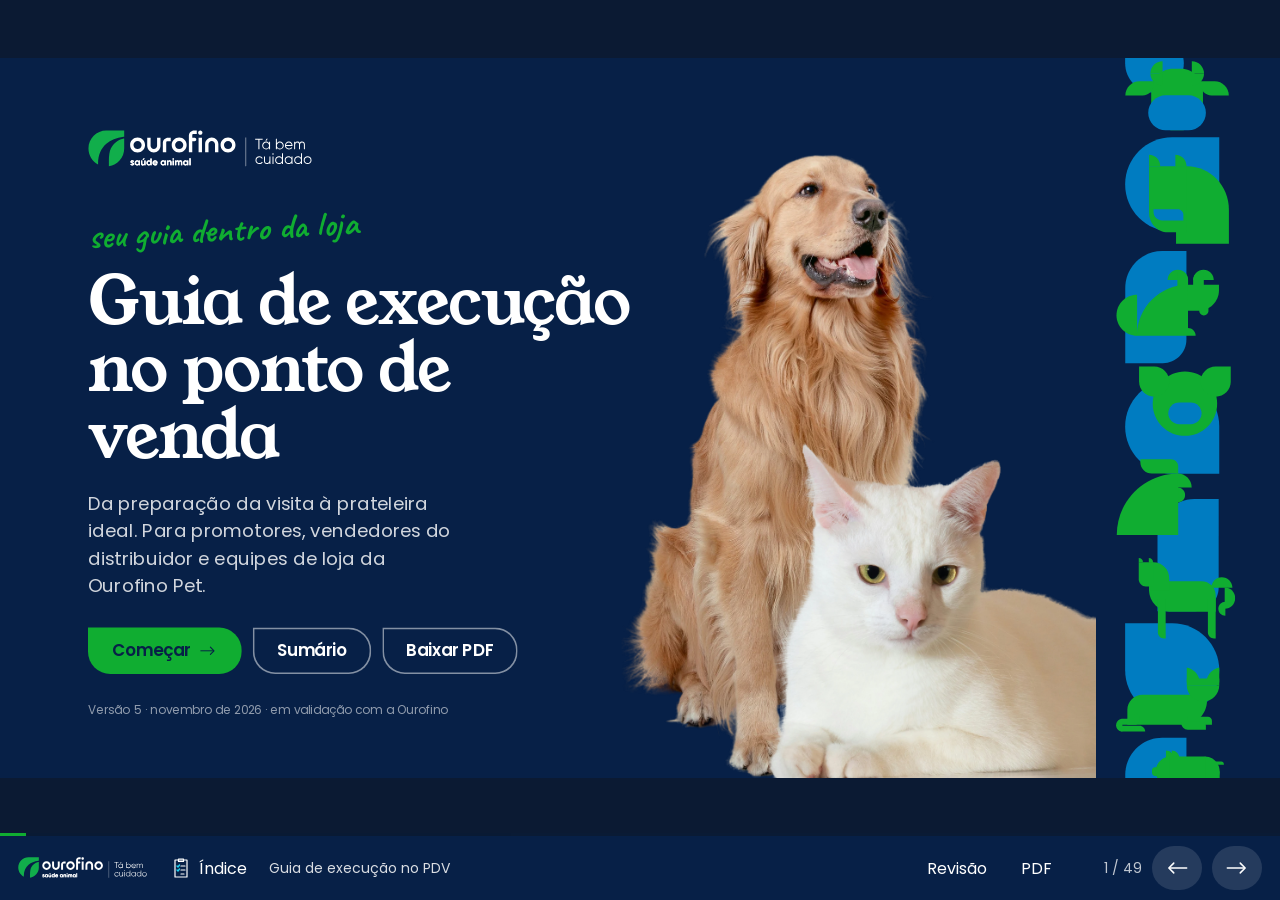
<file: versoes/2026-11-24_v5/index.html>
<!doctype html>
<html lang="pt-BR">
<head>
<meta charset="utf-8">
<meta name="viewport" content="width=device-width, initial-scale=1, viewport-fit=cover">
<title>Guia de Execução no PDV · Ourofino Pet</title>
<meta name="description" content="Guia de execução no ponto de venda da Ourofino Pet, em slides, para promotores, vendedores do distribuidor e equipes de loja.">
<meta name="theme-color" content="#072047">
<link rel="icon" href="assets/marca/favicon.png">
<link rel="preconnect" href="https://fonts.googleapis.com"><link rel="preconnect" href="https://fonts.gstatic.com" crossorigin>
<link href="https://fonts.googleapis.com/css2?family=Young+Serif&family=Poppins:ital,wght@0,400;0,500;0,600;0,700;1,400&family=Caveat:wght@600;700&display=swap" rel="stylesheet">
<style>/* estrutura do deck (independente da marca): palco 16:9 no computador, telas verticais no celular */
*{box-sizing:border-box}
html,body{margin:0;height:100%}
img{max-width:100%;display:block}
button{font:inherit;color:inherit;cursor:pointer}

/* barra de navegação fixa */
.nav{position:fixed;left:0;right:0;bottom:0;height:64px;z-index:30;display:flex;align-items:center;gap:10px;padding:0 18px;background:var(--nav-bg);color:var(--nav-tx)}
.nav-logo{height:22px;width:auto}
.nav-cap{flex:1;min-width:0;white-space:nowrap;overflow:hidden;text-overflow:ellipsis;font-size:14px;opacity:.85}
.nav-cont{font-variant-numeric:tabular-nums;font-size:14px;opacity:.75;min-width:68px;text-align:right}
.nav button{flex:none;white-space:nowrap;border:0;background:none;height:44px;min-width:44px;display:inline-flex;align-items:center;justify-content:center;gap:6px;border-radius:22px;padding:0 12px;color:inherit}
.nav button:hover{background:rgba(255,255,255,.1)}
.nav .seta-bt{background:rgba(255,255,255,.12)}
.nav [data-rev][aria-pressed="true"]{background:var(--amarelo);color:var(--navy)}
.nav .nav-r{display:none}
@media (min-width:900px){.nav .nav-r{display:inline}}
.prog{position:fixed;left:0;right:0;bottom:64px;height:3px;z-index:31;background:rgba(7,32,71,.12)}
.prog i{display:block;height:100%;width:0;background:var(--verde);transition:width .35s}

/* ---------- modo paisagem: palco escalado, um slide por vez */
.paisagem body{overflow:hidden;background:var(--fundo-palco)}
.paisagem .rolo{position:fixed;inset:0 0 64px 0;overflow:hidden}
.paisagem .palco{position:absolute;left:50%;top:50%;width:1600px;height:900px;transform:translate(-50%,-50%) scale(var(--esc,1));transform-origin:center}
.paisagem .slide{position:absolute;inset:0;width:1600px;height:900px;overflow:hidden;opacity:0;visibility:hidden;transition:opacity .45s ease,visibility 0s linear .45s,transform .45s cubic-bezier(.2,.7,.2,1);transform:translateX(28px)}
.paisagem .slide.antes{transform:translateX(-28px)}
.paisagem .slide.ativo{opacity:1;visibility:visible;transform:none;transition:opacity .45s ease,visibility 0s,transform .55s cubic-bezier(.2,.7,.2,1)}

/* ---------- modo retrato: cada slide é uma tela; rolagem com encaixe */
.retrato body{background:var(--fundo-palco)}
.retrato .rolo{height:100svh;overflow-y:auto;scroll-snap-type:y mandatory;padding-bottom:64px}
.retrato .palco{width:100%}
.retrato .slide{position:relative;min-height:calc(100svh - 64px);scroll-snap-align:start;overflow:hidden}

/* animação de entrada dos elementos marcados */
.js .slide [data-e]{opacity:0;transform:translateY(14px)}
.js .slide.viu [data-e]{animation:entra .7s cubic-bezier(.2,.7,.2,1) forwards;animation-delay:calc(var(--e,0) * .09s + .12s)}
@keyframes entra{to{opacity:1;transform:none}}
@media screen{.retrato .js .slide [data-e],.js.retrato .slide [data-e]{opacity:1;transform:none;animation:none}}
@media (prefers-reduced-motion:reduce){.js .slide [data-e]{opacity:1;transform:none;animation:none!important}.paisagem .slide{transition:none}}

/* índice */
.indice{position:fixed;inset:0;z-index:60;background:rgba(7,32,71,.55)}
.indice-painel{position:absolute;inset:0 auto 0 0;width:min(560px,94vw);background:var(--papel);overflow-y:auto;padding:28px 30px 40px;animation:entraEsq .3s cubic-bezier(.2,.7,.2,1)}
@keyframes entraEsq{from{transform:translateX(-24px);opacity:0}}

/* impressão: um slide por página, 16:9 */
@page{size:1600px 900px;margin:0}
@media print{
  .nav,.prog,.indice{display:none!important}
  html,body{height:auto;overflow:visible!important;background:#fff}
  .rolo{position:static!important;display:block!important;height:auto!important;overflow:visible!important;padding:0!important}
  .palco{position:static!important;left:auto!important;top:auto!important;transform:none!important;width:1600px!important;height:auto!important}
  .slide{position:relative!important;inset:auto!important;width:1600px!important;height:900px!important;min-height:0!important;opacity:1!important;visibility:visible!important;transform:none!important;break-after:page;page-break-after:always}
  .js .slide [data-e]{opacity:1!important;transform:none!important;animation:none!important}
  *{-webkit-print-color-adjust:exact;print-color-adjust:exact}
}

@media (max-width:760px){
  .nav{gap:4px;padding:0 8px}
  .nav-logo,.nav-cap,.seta-bt{display:none!important}
  .nav-cont{flex:1;text-align:center}
}

.ic{--tr:var(--navy);--ac:var(--verde);overflow:visible}
.ic .tr>*{stroke:var(--tr);stroke-width:2.4}
.ic .acs>*,.ic .acs g>*{stroke:var(--ac);stroke-width:2.8;fill:none}
.ic .acs circle.ac,.ic .acs .ac[d$="z"]{fill:var(--ac);fill-opacity:.18}
.slide.viu .ic .tr>*{stroke-dasharray:1;stroke-dashoffset:1;animation:icRisca .9s cubic-bezier(.6,.05,.3,1) forwards;animation-delay:calc(var(--d,0) * 1s + .25s)}
.slide.viu .ic .acs{opacity:0;animation:icAcento .5s cubic-bezier(.2,1.4,.4,1) forwards;animation-delay:calc(var(--d,0) * 1s + .85s);transform-origin:24px 24px;transform-box:view-box}
.slide.viu .ic .m-gira{transform-box:fill-box;transform-origin:center;animation:icGira 6s linear infinite 1.4s}
.slide.viu .ic .m-balanca{transform-box:view-box;transform-origin:24px 24px;animation:icBalanca 2.6s ease-in-out infinite 1.4s}
.slide.viu .ic .m-pulsa{transform-box:fill-box;transform-origin:center;animation:icPulsa 2.4s ease-in-out infinite 1.4s}
.slide.viu .ic .m-sobe{animation:icSobe 2.8s ease-in-out infinite 1.4s}
.slide.viu .ic .m-pisca{animation:icPisca 3.6s steps(1) infinite 1.6s}
.slide.viu .ic .m-varre{animation:icVarre 2.2s ease-in-out infinite 1.4s}
.slide.viu .ic .m-cresce{stroke-dasharray:30;stroke-dashoffset:30;animation:icCresce 1.2s ease-out forwards 1s}
@keyframes icRisca{to{stroke-dashoffset:0}}
@keyframes icAcento{from{opacity:0;transform:scale(.6)}to{opacity:1;transform:none}}
@keyframes icGira{to{transform:rotate(360deg)}}
@keyframes icBalanca{0%,100%{transform:rotate(-7deg)}50%{transform:rotate(7deg)}}
@keyframes icPulsa{0%,100%{transform:scale(1)}50%{transform:scale(1.18)}}
@keyframes icSobe{0%,100%{transform:translateY(0)}50%{transform:translateY(-2.5px)}}
@keyframes icPisca{0%,92%{opacity:1}94%{opacity:.1}96%{opacity:1}}
@keyframes icVarre{0%,100%{transform:translateX(0)}50%{transform:translateX(3px)}}
@keyframes icCresce{to{stroke-dashoffset:0}}
@media (prefers-reduced-motion:reduce){.slide.viu .ic *{animation:none!important;stroke-dashoffset:0!important;opacity:1!important}}
@media print{.ic *{animation:none!important;stroke-dashoffset:0!important;opacity:1!important}}
/* Guia Ourofino Pet v4 · visual dos slides (guia de marca Ourofino Saúde Animal v2.0, 2026)
   títulos Roca One -> Young Serif (gratuita, mais próxima); texto Gilroy -> Poppins (a mesma que o site da Ourofino usa)
   cores sólidas, sem degradê. Paisagem = palco 1600x900. Retrato = telas verticais (regras em @media screen .retrato) */
:root{
  --navy:#072047;--verde:#10AD31;--azul:#007CC1;--ciano:#20D5F2;--n1:#EFEFEF;--n2:#E0E1E3;--n3:#919AA9;--papel:#fff;--amarelo:#FFE07A;
  --f-tit:"Young Serif","Roca One",Georgia,serif;--f-txt:"Poppins","Gilroy",Arial,sans-serif;--f-mao:"Caveat","Segoe Print",cursive;
  --fundo-palco:#0b1a33;--nav-bg:#072047;--nav-tx:#fff;
}
body{font-family:var(--f-txt);color:var(--navy);-webkit-font-smoothing:antialiased}
.slide{background:var(--papel);color:var(--navy);font-size:25px;line-height:1.52}
.slide p{margin:0 0 .75em}
.slide strong{font-weight:600}
.slide a.xref{color:inherit;text-decoration:underline;text-decoration-color:var(--verde);text-decoration-thickness:3px;text-underline-offset:4px}
.tit{font:400 58px/1.08 var(--f-tit);letter-spacing:-.01em;margin:0 0 30px;color:inherit;max-width:16ch}
.nav-ic{width:24px;height:24px;--tr:#fff;--ac:var(--ciano)}
.seta-v{transform:scaleX(-1)}
.seta-bt .ic{width:26px;height:26px;--tr:#fff;--ac:#fff}
.nav .nav-c{display:inline;font-size:13px;font-weight:600}
@media (min-width:900px){.nav .nav-c{display:none}}
.nav-logo{filter:none}

/* cabeçalho e rodapé de página, como numa revista */
.cab{position:absolute;left:96px;top:44px;display:flex;align-items:baseline;gap:12px;font-size:16px;z-index:3}
.cab-n{font:400 26px/1 var(--f-tit);color:var(--verde)}
.cab-t{opacity:.62}
.pe{position:absolute;left:96px;right:96px;bottom:34px;display:flex;justify-content:space-between;font-size:14px;opacity:.5;z-index:3}

/* ---------------- capa do guia */
.capa-guia{background:var(--navy);color:#fff}
.cg-geo{position:absolute;right:56px;top:-30px;width:150px}
.geo svg{width:100%;height:100%}
.geo .a{fill:var(--verde)}.geo .b{fill:var(--azul)}
.geo svg{display:block;width:100%;height:auto}
.cg-pets{position:absolute;right:250px;bottom:0;height:820px;width:780px}
.cg-pet{position:absolute;bottom:0;height:auto}
.cg-pet.a{right:150px;height:780px;width:auto}
.cg-pet.b{right:-20px;height:430px;width:auto;bottom:-10px}
.cg-txt{position:absolute;left:110px;top:90px;width:700px}
.cg-logo{width:280px;height:auto;margin-bottom:64px}
.cg-manus{display:block;font:700 44px/1 var(--f-mao);color:var(--verde);transform:rotate(-3deg);transform-origin:left;margin-bottom:16px}
.capa-guia h1{font:400 84px/1 var(--f-tit);margin:0 0 26px;letter-spacing:-.02em}
.capa-guia p{font-size:23px;line-height:1.5;color:rgba(255,255,255,.82);max-width:34ch;margin:0 0 34px}
.cg-bts{display:flex;gap:14px;flex-wrap:wrap}
.bt{display:inline-flex;align-items:center;gap:10px;background:var(--verde);color:var(--navy);border:0;border-radius:0 28px 28px 28px;padding:17px 30px;font:600 21px/1 var(--f-txt);text-decoration:none}
.bt .ic{width:24px;height:24px;--tr:var(--navy);--ac:var(--navy)}
.bt.claro{background:transparent;color:#fff;box-shadow:inset 0 0 0 2px rgba(255,255,255,.5)}
.cg-ver{display:block;margin-top:34px;font-size:15px;color:rgba(255,255,255,.55)}

/* ---------------- capas de capítulo */
.capa-cap{color:var(--navy)}
.capa-cap.cor-navy{background:var(--navy);color:#fff}
.capa-cap.cor-verde{background:var(--verde)}
.capa-cap.cor-azul{background:var(--azul);color:#fff}
.capa-cap.cor-n1{background:var(--n1)}
.capa-cap.cor-branco{background:#fff}
.cc-txt{position:absolute;left:110px;bottom:110px;width:700px;z-index:4}
.cc-num{display:block;font:400 150px/.8 var(--f-tit);letter-spacing:-.04em;margin-bottom:26px}
.cc-parte{display:block;font-size:19px;opacity:.75;margin-bottom:6px}
.cc-manus{display:block;font:700 46px/1 var(--f-mao);transform:rotate(-3deg);transform-origin:left;margin:4px 0 14px}
.cc-tit{font:400 80px/1.02 var(--f-tit);letter-spacing:-.02em;margin:0 0 22px}
.cc-abre{font-size:23px;line-height:1.5;max-width:34ch;margin:0;opacity:.88}
.cor-navy .cc-num,.cor-navy .cc-manus{color:var(--verde)}
.cor-azul .cc-num{color:var(--navy)}.cor-azul .cc-manus{color:var(--ciano)}
.cor-verde .cc-num{color:#fff}.cor-verde .cc-manus{color:var(--navy)}
.cor-n1 .cc-num,.cor-branco .cc-num,.cor-n1 .cc-manus,.cor-branco .cc-manus{color:var(--verde)}

/* sangrada: foto do pet em fundo colorido ocupando a página; texto num bloco navy com um canto reto */
.v-sangrada{background:var(--navy)}
.cc-foto{position:absolute;inset:0}
.cc-foto .cc-img{width:100%;height:100%;object-fit:cover;object-position:var(--pos)}
.v-sangrada .cc-txt{left:0;bottom:0;width:820px;background:var(--navy);color:#fff;padding:70px 90px 80px 110px;border-radius:0 120px 0 0}
.v-sangrada .cc-num,.v-sangrada .cc-manus{color:var(--verde)}

/* recorte: pet recortado grande atravessando o número gigante */
.v-recorte .cc-pet-q{position:absolute;right:90px;bottom:0;height:860px;width:760px;display:flex;align-items:flex-end;justify-content:center;z-index:3}
.v-recorte .cc-pet{max-height:100%;width:auto;max-width:100%}
.v-recorte .cc-num{position:absolute;right:120px;top:40px;font-size:620px;line-height:.8;opacity:.16;z-index:0;margin:0}
.v-recorte .cc-txt{position:static}
.v-recorte .cc-txt>*:not(.cc-num){position:relative;z-index:4}
.v-recorte .cc-txt{display:block}
.v-recorte .cc-parte,.v-recorte .cc-manus,.v-recorte .cc-tit,.v-recorte .cc-abre{margin-left:110px;max-width:640px}
.v-recorte .cc-parte{margin-top:250px}

/* espiando: o gato espia por baixo da página */
.v-espiando .cc-pet-q{position:absolute;left:0;right:0;bottom:-6px;display:flex;justify-content:flex-end;padding-right:120px}
.v-espiando .cc-pet{width:760px;height:auto}
.v-espiando .cc-txt{top:120px;bottom:auto;width:880px}
.v-espiando .cc-num{color:var(--navy)}

/* tipográfica: título enorme e o pet passando na frente das letras */
.v-tipografica .cc-txt{left:110px;top:120px;bottom:auto;width:1380px}
.v-tipografica .cc-tit{font-size:150px;line-height:.92;max-width:11ch}
.v-tipografica .cc-pet-q{position:absolute;right:110px;bottom:0;height:640px;z-index:5;display:flex;align-items:flex-end}
.v-tipografica .cc-pet{height:100%;width:auto}
.v-tipografica .cc-num{display:inline-block;font-size:90px;margin-right:24px;vertical-align:top}
.v-tipografica .cc-abre{position:absolute;left:0;top:560px;width:560px}

/* folha: foto dentro da forma de folha do símbolo (três cantos redondos, um reto) */
.cc-folha{position:absolute;right:0;top:0;bottom:0;width:860px;overflow:hidden;border-radius:430px 0 0 430px}
.cc-folha .cc-img{width:100%;height:100%;object-fit:cover;object-position:var(--pos)}
.v-folha .cc-txt{width:640px}

/* dupla: duas áreas da loja, um pet em cada lado (cross) */
.cc-dupla{position:absolute;right:0;top:0;bottom:0;width:980px;display:grid;grid-template-columns:1fr 1fr}
.cc-lado{display:flex;align-items:flex-end;justify-content:center;overflow:hidden}
.cc-lado.a{background:var(--azul)}.cc-lado.b{background:var(--verde)}
.cc-lado .cc-pet{max-height:78%;width:auto;max-width:96%}
.v-dupla{background:var(--n1)}
.v-dupla .cc-txt{width:520px}
.v-dupla .cc-tit{font-size:68px}

/* geométrica: animais geométricos da marca + pet recortado */
.v-geometrica .cc-geo{position:absolute;right:56px;top:-60px;width:150px}
.v-geometrica .cc-pet-q{position:absolute;right:260px;bottom:0;height:820px;display:flex;align-items:flex-end}
.v-geometrica .cc-pet{height:100%;width:auto}

/* serafina */
.v-serafina .cc-sera{position:absolute;right:320px;bottom:0;height:860px;z-index:3}
.v-serafina .cc-sera-img{height:100%;width:auto}
.v-serafina .cc-geo{position:absolute;right:56px;top:-200px;width:150px}
.v-serafina .cc-pet2{position:absolute;right:70px;bottom:0;height:430px;z-index:4}
.v-serafina .cc-pet2 .cc-pet{height:100%;width:auto}

/* ---------------- conceito, porque, figura: texto à esquerda, visual à direita sangrando */
.s-conceito,.s-figura,.s-porque{display:block}
.col-txt{position:absolute;left:96px;top:110px;bottom:84px;width:760px;display:flex;flex-direction:column;justify-content:center;font-size:calc(25px * var(--fit,1))}
.col-txt .tit,.sf-fala .tit,.err-txt .tit{font-size:calc(58px * var(--fit,1))}
.col-txt .pratica{font-size:calc(22px * var(--fit,1))}
.sf-txt{font-size:calc(26px * var(--fit,1))!important}
.termo-def{font-size:calc(31px * var(--fit,1))!important}
.col-txt .txt{max-width:36ch}
.col-vis{position:absolute;right:0;top:0;bottom:0;width:660px;background:var(--n1);display:flex;align-items:center;justify-content:center;overflow:hidden}
.slide[data-vis="icone"] .col-vis{background:var(--n1)}
.ic-grande{display:block;width:300px;height:300px}
.ic-grande .ic{width:100%;height:100%}
.ic-grande .ic .tr>*{stroke-width:1.6}.ic-grande .ic .acs>*{stroke-width:1.9}
.slide[data-vis="sera"] .col-vis{background:#fff;align-items:flex-end}
.slide[data-vis="sera"] .sera{height:780px;width:auto}
.slide[data-fig="paisagem"] .col-txt{width:560px}
.slide[data-fig="paisagem"] .col-vis{width:900px;background:none}
.slide[data-fig="paisagem"] .col-vis .foto-q,.slide[data-fig="paisagem"] .col-vis .comp{width:100%;height:100%}
.slide[data-fig="retrato"] .col-vis{width:600px;background:none}
.col-vis .foto-q{position:relative;width:100%;height:100%}
.col-vis .foto-q>img{width:100%;height:100%;object-fit:cover}
.slide[data-fig="dg"] .col-txt{width:520px}
.slide[data-fig="dg"] .col-vis{width:960px;background:var(--n1);padding:60px 60px 60px 40px}
.dg-caixa{width:100%}
.dg-caixa .dg{background:none;padding:0}
.slide[data-fig="prod"] .col-vis{background:var(--n1)}
.slide[data-fig="ilu"] .col-vis{width:720px;background:var(--n1);align-items:flex-end}
.ilu{max-height:800px;max-width:100%;width:auto;height:auto}
.retrato .slide[data-fig="ilu"] .ilu{max-height:300px;margin:0 auto}
.prod img{max-width:440px;max-height:520px;width:auto;height:auto;filter:drop-shadow(0 24px 24px rgba(7,32,71,.16))}
.pratica{margin-top:16px;padding-top:18px;max-width:36ch;position:relative;font-size:22px;line-height:1.5}
.pratica::before{content:"";position:absolute;left:0;top:0;width:64px;height:3px;background:var(--verde)}
.pratica b{display:block;font-weight:600;color:var(--verde);font-size:19px;margin-bottom:4px}
.pratica p{margin:0}
.lembre{position:absolute;left:0;right:0;bottom:0;margin:0;padding:22px 96px 26px;background:var(--navy);color:#fff;font-size:21px;line-height:1.45;z-index:4}
.lembre b{color:var(--verde);font-weight:600;margin-right:6px}
.slide:has(.lembre) .pe{display:none}
.slide:has(.lembre) .col-txt{bottom:150px}
.ic-canto{position:absolute;right:96px;top:40px;width:72px;height:72px;z-index:3}
.ic-canto .ic{width:100%;height:100%}
.slide[data-fig] .ic-canto,.slide[data-vis] .ic-canto{display:none}

/* porque: o dado vira manchete */
.s-porque{background:var(--navy);color:#fff}
.s-porque .dado{position:absolute;left:96px;top:130px;width:620px}
.dado-n{display:block;font:400 210px/.9 var(--f-tit);color:var(--verde);letter-spacing:-.03em}
.dado-t{display:block;font-size:27px;line-height:1.4;margin-top:20px;max-width:24ch}
.dado-t.so{font-size:30px;line-height:1.4}
.fonte{font-size:15px;line-height:1.45;color:rgba(255,255,255,.6);margin-top:26px;max-width:42ch}
.s-porque .col-txt{left:800px;width:700px}
.s-porque .pratica::before{background:var(--ciano)}.s-porque .pratica b{color:var(--ciano)}
.s-porque .lembre{background:var(--verde);color:var(--navy)}.s-porque .lembre b{color:var(--navy)}
.s-porque .cab-n{color:var(--ciano)}

/* termo: definições sempre em azul (cor com função) */
.s-termo{background:var(--azul);color:#fff}
.termo-q{position:absolute;left:96px;top:150px;width:1150px}
.termo-r{display:block;font:700 40px/1 var(--f-mao);color:var(--ciano);margin-bottom:8px}
.termo-p{font:400 120px/1 var(--f-tit);margin:0 0 34px;letter-spacing:-.02em}
.termo-def{font-size:31px;line-height:1.45;max-width:40ch}
.s-termo .pratica{font-size:24px;max-width:48ch}.s-termo .pratica::before{background:var(--ciano)}.s-termo .pratica b{color:var(--ciano)}
.s-termo .ic-canto{width:160px;height:160px;top:140px;right:120px}
.s-termo .ic-canto .ic{--tr:#fff;--ac:var(--ciano)}
.s-termo .cab-n{color:var(--ciano)}

/* passos: sequência real, com linha que liga os números */
.s-passos .tit{position:absolute;left:96px;top:110px;max-width:22ch}
.passos{position:absolute;left:96px;right:96px;top:350px;list-style:none;margin:0;padding:0;display:grid;grid-template-columns:repeat(var(--n,4),1fr);gap:40px}
.s-passos[data-n="3"] .passos{--n:3}.s-passos[data-n="4"] .passos{--n:4}.s-passos[data-n="5"] .passos{--n:5}.s-passos[data-n="6"] .passos{--n:6;gap:26px}
.s-passos[data-n="7"] .passos,.s-passos[data-n="8"] .passos{--n:4;row-gap:40px;top:300px}
.passos li{position:relative;padding-top:86px}
.passos li::before{content:"";position:absolute;left:58px;right:-40px;top:28px;height:2px;background:var(--n2)}
.passos li:last-child::before{display:none}
.p-n{position:absolute;left:0;top:0;width:58px;height:58px;border-radius:0 29px 29px 29px;background:var(--navy);color:#fff;display:grid;place-items:center;font:400 30px/1 var(--f-tit)}
.p-ic{position:absolute;left:76px;top:-4px;width:64px;height:64px}
.p-ic .ic{width:100%;height:100%}
.passos b{display:block;font-weight:600;font-size:27px;line-height:1.25;margin-bottom:12px}
.p-t{display:block;font-size:22px;line-height:1.5;opacity:.85}
.s-passos .pratica{position:absolute;left:96px;bottom:110px;max-width:60ch}

/* comparar: página dividida */
.s-comparar .tit{position:absolute;left:96px;top:100px;max-width:24ch;z-index:2}
.cmp{position:absolute;left:0;right:0;top:300px;bottom:0;display:grid;grid-template-columns:1fr 1fr}
.cmp-l{padding:46px 96px 60px}
.cmp-l.mau{background:var(--n1)}
.cmp-l.bom{background:var(--verde)}
.cmp-l h4{display:flex;align-items:center;gap:14px;font:400 40px/1 var(--f-tit);margin:0 0 26px}
.cmp-l h4 .ic{width:46px;height:46px}
.cmp-l.mau .ic{--ac:var(--navy)}.cmp-l.bom .ic{--ac:var(--navy);--tr:var(--navy)}
.cmp-l ul{list-style:none;margin:0;padding:0}
.cmp-l li{padding:16px 0;border-top:1px solid rgba(7,32,71,.18);font-size:25px;line-height:1.4}
.cmp-fig{display:none}
.s-comparar:has(.cmp-fig .comp, .cmp-fig .foto-q) .cmp{left:0;right:auto;width:800px;grid-template-columns:1fr}

/* erro comum: Serafina chamando atenção */
.s-erro{background:var(--n1)}
.err-sera{position:absolute;left:90px;bottom:0;height:800px}
.err-sera .sera{height:100%;width:auto}
.err-txt{position:absolute;left:560px;top:120px;right:96px}
.err-r{display:block;font:700 40px/1 var(--f-mao);color:#C2392D;margin-bottom:8px}
.err-a,.err-b{max-width:44ch;margin-bottom:26px}
.err-a b,.err-b b{display:block;font-weight:600;font-size:20px;margin-bottom:4px}
.err-a b{color:#C2392D}.err-b b{color:var(--verde)}
.err-b{padding-top:22px;border-top:3px solid var(--verde)}

/* serafina falando */
.s-serafina{background:#fff}
.s-serafina[data-fundo="n1"]{background:var(--n1)}
.s-serafina[data-fundo="verde"]{background:var(--verde)}
.s-serafina[data-fundo="azul"]{background:var(--azul)}
.s-serafina[data-fundo="azul"] .sf-fala{background:#fff;color:var(--navy)}
.s-serafina[data-fundo="azul"] .cab,.s-serafina[data-fundo="azul"] .pe{color:#fff}
.s-serafina[data-fundo="verde"] .sf-nome{color:var(--ciano)}
.sf-img{position:absolute;bottom:0;height:820px}
.sf-img .sera{height:100%;width:auto}
.s-serafina[data-lado="esq"] .sf-img{left:120px}.s-serafina[data-lado="dir"] .sf-img{right:140px}
.sf-fala{position:absolute;top:150px;width:880px;background:var(--navy);color:#fff;padding:50px 60px 46px}
.s-serafina[data-lado="esq"] .sf-fala{left:620px;border-radius:0 70px 70px 70px}
.s-serafina[data-lado="dir"] .sf-fala{left:96px;border-radius:70px 0 70px 70px}
.sf-nome{display:block;font:700 38px/1 var(--f-mao);color:var(--verde);margin-bottom:12px}
.sf-fala .tit{font-size:46px;max-width:none;margin-bottom:18px}
.sf-txt{font-size:26px;line-height:1.5}
.sf-txt p:last-child{margin:0}

/* cards: itens lado a lado separados por filete, sem caixa */
.s-cards .tit{position:absolute;left:96px;top:100px;max-width:24ch}
.cards{position:absolute;left:96px;right:96px;top:310px;list-style:none;margin:0;padding:0;display:grid;grid-template-columns:repeat(3,1fr);gap:0}
.s-cards[data-n="2"] .cards{grid-template-columns:repeat(2,1fr)}
.s-cards[data-n="4"] .cards{grid-template-columns:repeat(4,1fr)}
.s-cards[data-n="5"] .cards,.s-cards[data-n="6"] .cards{grid-template-columns:repeat(3,1fr);top:280px;row-gap:34px}
.cards li{padding:0 34px 0 30px;border-left:2px solid var(--n2)}
.cards li:nth-child(3n+1){padding-left:0;border-left:0}
.s-cards[data-n="4"] .cards li{padding-left:28px;border-left:2px solid var(--n2)}.s-cards[data-n="4"] .cards li:first-child{padding-left:0;border-left:0}
.c-ic{display:block;width:64px;height:64px;margin-bottom:18px}
.c-ic .ic{width:100%;height:100%}
.cards b{display:block;font:400 30px/1.15 var(--f-tit);margin-bottom:10px}
.cards p{font-size:22px;line-height:1.5;margin:0;opacity:.88}
.s-cards[data-fig] .cards{right:620px;grid-template-columns:1fr 1fr!important;row-gap:30px}
.s-cards[data-fig] .cards li{padding-left:24px!important;border-left:2px solid var(--n2)!important}
.cards-fig{position:absolute;right:0;top:0;bottom:0;width:560px;background:var(--n1);display:flex;align-items:center;justify-content:center}

/* tabela */
.s-tabela .tit{margin:110px 0 0 96px}
.tab-q{position:absolute;left:96px;right:96px;top:290px}
.tab{width:100%;border-collapse:collapse;font-size:25px;line-height:1.4}
.tab th{text-align:left;font-weight:600;font-size:21px;padding:0 24px 16px 0;border-bottom:3px solid var(--navy);vertical-align:bottom}
.tab td{padding:20px 24px 20px 0;border-bottom:1px solid var(--n2);vertical-align:top}
.tab td:first-child{font-weight:600}

/* conversa */
.s-conversa{background:var(--n1)}
.cv-sera{position:absolute;left:96px;bottom:0;height:800px}.cv-sera .sera{height:100%;width:auto}
.cv-q{position:absolute;left:560px;right:96px;top:100px}
.conversa{display:flex;flex-direction:column;gap:14px}
.fala{max-width:78%}
.fala span{display:block;font-size:15px;opacity:.6;margin:0 0 4px 6px}
.fala p{margin:0;padding:18px 24px;background:#fff;font-size:24px;line-height:1.45;border-radius:0 26px 26px 26px}
.fala.eu{align-self:flex-end}.fala.eu span{text-align:right;margin-right:6px}
.fala.eu p{background:var(--navy);color:#fff;border-radius:26px 0 26px 26px}

/* teste */
.s-teste{background:var(--navy);color:#fff}
.ts-q{position:absolute;left:96px;top:120px;width:1000px}
.ts-r{display:block;font:700 38px/1 var(--f-mao);color:var(--ciano);margin-bottom:14px}
.ts-p{font:400 42px/1.2 var(--f-tit);margin:0 0 34px}
.ops{display:grid;gap:12px}
.op{display:grid;grid-template-columns:44px 1fr;gap:16px;align-items:center;text-align:left;background:rgba(255,255,255,.07);border:0;border-radius:0 18px 18px 18px;padding:18px 22px;color:#fff;font-size:23px;line-height:1.4}
.op:hover:not(:disabled){background:rgba(255,255,255,.14)}
.op-l{width:40px;height:40px;border-radius:0 20px 20px 20px;background:rgba(255,255,255,.14);display:grid;place-items:center;font-weight:600;font-size:17px}
.op.certa{background:var(--verde);color:var(--navy)}.op.certa .op-l{background:var(--navy);color:#fff}
.op.errada{background:#C2392D}.op.apagada{opacity:.4}
.teste-exp{margin-top:20px;font-size:20px;line-height:1.5;color:rgba(255,255,255,.9)}
.teste-exp a.xref{color:#fff}
.teste-res{color:var(--ciano)}
.ts-sera{position:absolute;right:110px;bottom:0;height:700px}.ts-sera .sera{height:100%;width:auto}

/* resumo: fecha o capítulo em verde, com o pet da capa */
.s-resumo{background:var(--verde)}
.rs-q{position:absolute;left:96px;top:120px;width:860px}
.rs{list-style:none;margin:0;padding:0}
.rs li{display:grid;grid-template-columns:52px 1fr;gap:12px;align-items:start;padding:16px 0;border-top:1px solid rgba(7,32,71,.22);font-size:26px;line-height:1.4}
.rs li .ic{width:40px;height:40px;--tr:var(--navy);--ac:var(--navy)}
.rs-img{position:absolute;right:80px;bottom:0;height:780px;width:600px;display:flex;align-items:flex-end;justify-content:center}
.rs-pet{max-height:100%;width:auto;max-width:100%}
.s-resumo .cab-n{color:var(--navy)}

/* sumário e trilhas */
.s-sumario .tit{position:absolute;left:96px;top:96px;font-size:72px}
.sm-col,.sm-ap{list-style:none;margin:0;padding:0;position:absolute;top:240px;width:560px}
.sm-col:nth-of-type(1){left:96px}.sm-col:nth-of-type(2){left:740px}
.sm-ap{left:96px;right:96px;width:auto;top:auto;bottom:70px;display:flex;gap:40px}
.sm-col a,.sm-ap a{display:grid;grid-template-columns:54px 1fr auto;align-items:baseline;gap:10px;padding:11px 0;border-bottom:1px solid var(--n2);color:inherit;text-decoration:none;font-size:22px}
.sm-ap a{grid-template-columns:1fr auto;border:0;font-weight:600}
.sm-col a:hover .sm-t,.sm-ap a:hover{color:var(--azul)}
.sm-n{font:400 30px/1 var(--f-tit);color:var(--verde)}
.sm-tp{font-size:15px;opacity:.55}
.s-trilhas{background:var(--n1)}
.tr-sera{position:absolute;right:60px;bottom:0;height:700px}.tr-sera .sera{height:100%;width:auto}
.tr-q{position:absolute;left:96px;top:100px;width:1060px}
.tr-g{display:grid;grid-template-columns:1fr 1fr;gap:34px 44px}
.tr h4{font:400 30px/1.1 var(--f-tit);margin:0 0 6px}
.tr p{font-size:18px;line-height:1.45;margin:0 0 10px;opacity:.8}
.tr-c{display:flex;flex-wrap:wrap;gap:6px}
.tr-c a{font-size:15px;color:var(--navy);text-decoration:none;background:#fff;padding:6px 12px;border-radius:0 14px 14px 14px}
.tr-c a:hover{background:var(--navy);color:#fff}

/* checklist, glossário e placar */
.ck-cab{position:absolute;left:96px;right:96px;top:96px;display:flex;justify-content:space-between;align-items:flex-end}
.ck-cab .tit{margin:0}
.ck-prog{display:flex;align-items:center;gap:14px;font-size:18px;margin:0}
.ck-prog i{width:200px;height:8px;background:var(--n2);display:inline-block}
.ck-prog i b{display:block;height:100%;width:0;background:var(--verde);transition:width .3s}
.ck-prog button{border:0;background:none;text-decoration:underline;font-size:16px;color:inherit}
.ck-lista{position:absolute;left:96px;right:96px;top:230px;columns:2;column-gap:70px}
.chk{display:grid;grid-template-columns:36px 1fr;gap:14px;align-items:start;padding:11px 0;border-bottom:1px solid var(--n2);font-size:21px;line-height:1.35;cursor:pointer;break-inside:avoid}
.chk input{position:absolute;opacity:0}
.chk-box{width:32px;height:32px;border:2px solid var(--navy);border-radius:0 12px 12px 12px;display:grid;place-items:center}
.chk-box .ic{width:24px;height:24px;opacity:0;--tr:#fff;--ac:#fff}
.chk input:checked+.chk-box{background:var(--verde);border-color:var(--verde)}
.chk input:checked+.chk-box .ic{opacity:1}
.chk input:focus-visible+.chk-box{outline:3px solid var(--ciano)}
.s-gloss .tit{position:absolute;left:96px;top:96px;font-size:64px}
.g-lista{position:absolute;left:96px;right:96px;top:220px;margin:0;columns:2;column-gap:70px}
.g-item{break-inside:avoid;padding:10px 0 12px;border-bottom:1px solid var(--n2)}
.g-item dt{font:400 25px/1.2 var(--f-tit);margin-bottom:4px}
.g-item dd{margin:0;font-size:17px;line-height:1.45}
.g-ex{display:block;font-size:15px;opacity:.65;margin-top:3px}
.s-placar{background:var(--navy);color:#fff}
.placar{position:absolute;left:96px;top:200px}
.placar span:first-child{display:block;font:700 40px/1 var(--f-mao);color:var(--ciano)}
.placar b{display:block;font:400 240px/1 var(--f-tit);color:var(--verde)}
.pl-txt{font-size:30px}
.pl-msg{position:absolute;left:96px;bottom:120px;width:640px;font-size:22px;line-height:1.5;color:rgba(255,255,255,.85)}
.pl-sera{position:absolute;right:160px;bottom:0;height:760px}.pl-sera .sera{height:100%;width:auto}

/* figuras: marcações, comparador */
.foto-q{position:relative}
.rot{position:absolute;inset:0;pointer-events:none;transition:opacity .3s}
.rot.off{opacity:0}
.pino{position:absolute;display:flex;align-items:center;gap:8px;transform:translate(-8px,-50%);max-width:48%}
.pino i{flex:none;width:16px;height:16px;border-radius:50%;background:var(--ciano);box-shadow:0 0 0 5px rgba(32,213,242,.35)}
.pino-txt{display:flex;flex-direction:column;align-items:flex-start}
.pino b,.pino small{background:var(--navy);color:#fff;padding:6px 11px;width:max-content;max-width:100%}
.pino b{font:600 16px/1.2 var(--f-txt);border-radius:0 10px 10px 0}
.pino small{font-size:13px;color:rgba(255,255,255,.85);border-radius:0 0 10px 10px}
.pino.esq{flex-direction:row-reverse;transform:translate(calc(-100% + 8px),-50%)}.pino.esq .pino-txt{align-items:flex-end}
.pino.acima{flex-direction:column-reverse;transform:translate(-50%,calc(-100% + 8px));gap:6px}
.pino.abaixo{flex-direction:column;transform:translate(-50%,-8px);gap:6px}
.pino.acima .pino-txt,.pino.abaixo .pino-txt{align-items:center}
.pino.x i{background:#C2392D;box-shadow:0 0 0 5px rgba(194,57,45,.35)}
.pino.ok i,.pino.q i{background:var(--verde);box-shadow:0 0 0 5px rgba(16,173,49,.35)}
.pino.p i{background:var(--n3)}
.rot-btn{position:absolute;right:16px;bottom:16px;border:0;background:#fff;color:var(--navy);font:600 14px/1 var(--f-txt);padding:10px 14px;border-radius:0 14px 14px 14px;z-index:5}
.comp{position:relative;width:100%;height:100%}
.comp-quadro{position:relative;--p:50%;width:100%;height:100%;overflow:hidden;user-select:none;touch-action:pan-y}
.comp-quadro img{width:100%;height:100%;object-fit:cover;display:block}
.comp-b{position:absolute;inset:0}.comp-a{position:absolute;inset:0;clip-path:inset(0 calc(100% - var(--p)) 0 0)}
.comp-range{position:absolute;inset:0;width:100%;height:100%;opacity:0;cursor:ew-resize;margin:0;z-index:6}
.comp-linha{position:absolute;top:0;bottom:0;left:var(--p);width:3px;background:#fff;transform:translateX(-1px);z-index:5;pointer-events:none}
.comp-linha span{position:absolute;top:50%;left:50%;transform:translate(-50%,-50%);width:56px;height:56px;border-radius:50%;background:#fff;display:grid;place-items:center}
.comp-linha .ic{width:30px;height:30px}
.comp-tag{position:absolute;top:20px;z-index:4;font:600 16px/1 var(--f-txt);padding:9px 14px;color:#fff;pointer-events:none}
.comp-tag.a{left:20px;background:#C2392D;border-radius:0 14px 14px 14px}.comp-tag.b{right:20px;background:var(--verde);color:var(--navy);border-radius:14px 0 14px 14px}

/* revisão */
.validar{display:none;position:absolute;right:30px;bottom:30px;width:420px;background:var(--amarelo);color:#3a2d00;padding:16px 20px;z-index:20;font-size:16px;line-height:1.45;border-radius:0 18px 18px 18px}
.validar b{display:block;font-size:14px;margin-bottom:4px}
.validar p{margin:0}
.revisao .validar{display:block}
.revisao .validar~.validar{bottom:auto;top:30px}

/* índice */
.indice-painel{color:var(--navy);font-family:var(--f-txt)}
.indice-painel h3{font:400 44px/1 var(--f-tit);margin:6px 0 20px}
.indice-painel ol{list-style:none;margin:0;padding:0}
.indice-painel li a{display:grid;grid-template-columns:44px 1fr;padding:12px 0;border-bottom:1px solid var(--n2);color:inherit;text-decoration:none;font-size:18px}
.indice-painel li a span{font:400 22px/1.2 var(--f-tit);color:var(--verde)}
.indice-painel li a.atual{color:var(--azul)}
.ind-x{position:absolute;right:16px;top:14px;border:0;background:none;font-size:34px;line-height:1;color:var(--navy)}
.ind-tr{display:inline-block;margin-top:22px;color:var(--azul);font-weight:600}
.fecha-fundo{position:absolute;inset:0}

/* =================== celular (retrato): cada slide recomposto na vertical =================== */
@media screen{
.retrato .slide{font-size:16.5px;line-height:1.55;padding:22px 20px 40px}
.retrato .slide>*{position:relative!important;left:auto!important;right:auto!important;top:auto!important;bottom:auto!important;width:auto!important;height:auto!important;transform:none!important}
.retrato .cab{display:flex;margin-bottom:14px;font-size:13px}.retrato .cab-n{font-size:20px}
.retrato .pe{display:none}
.retrato .tit{font-size:30px;max-width:none;margin-bottom:16px}
.retrato .col-txt{display:block!important;margin-bottom:22px}
.retrato .col-vis{margin:0 -20px;min-height:0;padding:24px 20px!important;max-height:none}
.retrato .slide[data-fig="paisagem"] .col-vis,.retrato .slide[data-fig="retrato"] .col-vis{padding:0!important;background:none}
.retrato .col-vis .foto-q>img{height:auto;max-height:62svh;object-fit:contain}
.retrato .slide[data-vis="icone"] .col-vis{padding:30px!important}
.retrato .ic-grande{width:150px;height:150px}
.retrato .slide[data-vis="sera"] .sera{height:300px}
.retrato .comp-quadro{height:auto;aspect-ratio:2/3}
.retrato .slide[data-fig="paisagem"] .comp-quadro{aspect-ratio:3/2}
.retrato .pratica{font-size:15.5px;max-width:none}.retrato .pratica b{font-size:14px}
.retrato .lembre{margin:20px -20px -40px;padding:16px 20px 20px;font-size:15px}
.retrato .ic-canto{display:none}
.retrato .dado-n{font-size:96px}.retrato .dado-t{font-size:18px}.retrato .dado-t.so{font-size:26px}
.retrato .s-porque .dado{margin-bottom:20px}
.retrato .termo-p{font-size:52px;margin-bottom:16px}.retrato .termo-r{font-size:26px}.retrato .termo-def{font-size:19px}
.retrato .passos{display:block;margin-top:10px}
.retrato .passos li{padding:0 0 18px 70px;min-height:58px}
.retrato .passos li::before{left:21px;right:auto;top:46px;bottom:4px;width:2px;height:auto}
.retrato .p-n{width:44px;height:44px;font-size:22px}
.retrato .p-ic{display:none}
.retrato .passos b{font-size:17px;margin-bottom:2px}.retrato .p-t{font-size:15px}
.retrato .s-passos .pratica{margin-top:6px}
.retrato .cmp{display:block;margin:0 -20px}
.retrato .cmp-l{padding:20px}.retrato .cmp-l h4{font-size:24px;margin-bottom:10px}.retrato .cmp-l h4 .ic{width:30px;height:30px}
.retrato .cmp-l li{font-size:15.5px;padding:10px 0}
.retrato .err-sera{float:right;height:170px!important;margin:-8px -10px 0 6px}
.retrato .err-sera .sera{height:170px}
.retrato .err-r{font-size:26px}
.retrato .err-a,.retrato .err-b{max-width:none}
.retrato .sf-img{float:right;height:260px!important;margin:0 -16px 0 0}
.retrato .sf-img .sera{height:260px}
.retrato .sf-fala{padding:22px 20px!important;border-radius:0 30px 30px 30px!important;clear:both}
.retrato .sf-nome{font-size:28px}.retrato .sf-fala .tit{font-size:24px}.retrato .sf-txt{font-size:16.5px}
.retrato .cards{display:block}
.retrato .cards li{padding:14px 0!important;border-left:0!important;border-top:1px solid var(--n2)}
.retrato .c-ic{width:44px;height:44px;margin-bottom:8px}
.retrato .cards b{font-size:20px}.retrato .cards p{font-size:15.5px}
.retrato .cards-fig{margin:16px -20px 0;padding:16px}
.retrato .tab-q{overflow-x:auto;margin:0 -20px;padding:0 20px}
.retrato .tab{font-size:14px;min-width:520px}
.retrato .cv-sera{float:right;height:160px!important;margin:-10px -12px 0 0}.retrato .cv-sera .sera{height:160px}
.retrato .fala{max-width:88%}.retrato .fala p{font-size:15.5px;padding:11px 14px}
.retrato .ts-p{font-size:24px}.retrato .ts-r{font-size:26px}.retrato .op{font-size:15.5px;padding:12px 14px}
.retrato .ts-sera{display:none}
.retrato .rs li{font-size:17px;grid-template-columns:36px 1fr}.retrato .rs li .ic{width:28px;height:28px}
.retrato .rs-img{height:240px!important;justify-content:flex-end;margin-top:10px}
.retrato .rs-pet{max-height:240px}
.retrato .sm-col,.retrato .sm-ap{position:static!important;width:auto!important;display:block}
.retrato .sm-col a{font-size:16px}.retrato .sm-n{font-size:22px}
.retrato .tr-g{display:block}.retrato .tr{margin-bottom:18px}.retrato .tr-sera{display:none}
.retrato .ck-cab{display:block}.retrato .ck-lista{columns:1}.retrato .chk{font-size:16px}
.retrato .g-lista{columns:1}
.retrato .placar b{font-size:120px}.retrato .pl-sera{height:260px!important;align-self:flex-end}.retrato .pl-sera .sera{height:260px}
.retrato .validar{position:relative!important;width:auto!important;margin-top:14px}
/* capas no celular: imagem em cima, texto embaixo */
.retrato .capa-guia,.retrato .capa-cap{padding:0!important;display:flex;flex-direction:column}
.retrato .cg-geo,.retrato .cc-geo{display:none}
.retrato .cg-pets{height:44svh!important;width:100%!important;position:relative!important;order:1;flex:none}
.retrato .cg-pet.a{position:absolute!important;height:100%;right:22%;bottom:0}
.retrato .cg-pet.b{position:absolute!important;height:56%;right:0;bottom:0}
.retrato .cg-txt{padding:24px 22px 40px;order:2}
.retrato .cg-logo{width:190px;margin-bottom:22px}
.retrato .capa-guia h1{font-size:40px}.retrato .cg-manus{font-size:30px}.retrato .capa-guia p{font-size:16.5px}
.retrato .bt{font-size:16px;padding:13px 20px}
.retrato .cc-foto,.retrato .cc-folha,.retrato .cc-dupla,.retrato .cc-pet-q,.retrato .cc-sera{position:relative!important;height:46svh!important;width:100%!important;border-radius:0!important;order:1;margin:0;padding:0}
.retrato .cc-folha{border-radius:0 0 0 46vw!important}
.retrato .cc-pet-q{display:flex;justify-content:center;align-items:flex-end}
.retrato .cc-pet,.retrato .cc-sera-img{max-height:100%;width:auto;max-width:100%}
.retrato .cc-pet2{position:absolute!important;right:10px!important;bottom:auto!important;top:28svh!important;height:18svh!important}
.retrato .cc-txt{order:2;padding:24px 22px 40px;background:inherit;border-radius:0!important;width:auto!important}
.retrato .cc-num{font-size:70px!important;position:static!important;opacity:1!important;margin-bottom:10px}
.retrato .cc-manus{font-size:30px}.retrato .cc-tit{font-size:38px!important}.retrato .cc-abre{font-size:16.5px;position:static!important;width:auto!important}
.retrato .v-recorte .cc-parte,.retrato .v-recorte .cc-manus,.retrato .v-recorte .cc-tit,.retrato .v-recorte .cc-abre{margin-left:0}
.retrato .v-recorte .cc-parte{margin-top:0}
.retrato .v-sangrada .cc-txt{padding-top:28px}
.retrato .v-espiando .cc-pet-q{padding:0;justify-content:center;order:3;height:30svh!important}
.retrato .v-espiando .cc-pet{width:100%;height:auto}
}

/* impressão: força o layout de paisagem */
@media print{.validar{display:none!important}.rot-btn,.comp-range{display:none!important}}

/* limites para o ajuste automático de texto */
.sf-fala{max-height:660px}.termo-q{max-height:690px}.err-txt{max-height:700px}.cv-q{max-height:720px}.ts-q{max-height:730px}.rs-q{max-height:700px}
@media screen{.retrato [data-fit]{max-height:none}}

/* slide com mais texto: coluna larga, visual estreito */
.slide[data-largo] .col-txt{width:1060px}
.slide[data-largo] .col-txt .txt,.slide[data-largo] .pratica{max-width:none;columns:auto}
.slide[data-largo] .col-txt .txt{column-count:2;column-gap:56px}
.slide[data-largo] .col-txt .txt p{break-inside:avoid}
.slide[data-largo] .col-vis{width:340px}
.slide[data-largo] .ic-grande{width:200px;height:200px}
@media screen{.retrato .slide[data-largo] .col-txt .txt{column-count:1}}

/* ---------- diagramas (vindos da v3, adaptados ao slide) */
.slide{--cinza:#556173;--cinza-2:#8A94A3;--linha:#DCE1E8;--papel-2:#F3F5F8;--verde-esc:#0A7F23;--tinta:var(--navy);--r:18px;--f-mono:var(--f-txt)}
/* ---------- diagramas */
.dg{background:var(--papel-2);border-radius:0 18px 18px 18px;padding:22px 16px}
.dg-svg{display:block;width:100%;height:auto;max-width:960px;margin:0 auto}
.dg-caminho{display:flex;flex-direction:column;align-items:stretch;gap:6px}
.cam-no{display:grid;grid-template-columns:64px 1fr;column-gap:14px;align-items:center;background:#fff;border-radius:0 18px 18px 18px;padding:12px 16px}
.cam-ic{grid-row:1 / span 2;width:60px;height:60px;border-radius:50%;border:1.5px solid var(--navy);display:grid;place-items:center;color:var(--navy)}
.cam-no b{font:600 20px/1.1 var(--f-tit);color:var(--navy)}
.cam-no small{font-size:14px;color:var(--cinza)}
.cam-seta{position:relative;height:34px;display:flex;align-items:center;padding-left:44px}
.cam-seta::before{content:"";position:absolute;left:45px;top:0;bottom:0;width:2px;background:var(--cinza-2)}
.cam-seta span{font:600 11px/1 var(--f-mono);letter-spacing:.08em;text-transform:uppercase;color:var(--cinza);margin-left:16px}
.cam-seta.destaque::before{background:var(--verde);width:3px}
.cam-seta.destaque span{color:#fff;background:var(--verde);padding:5px 8px;border-radius:999px}
@media (min-width:860px){
  .dg-caminho{flex-direction:row;align-items:center;padding:34px 26px}
  .cam-no{flex:0 0 172px;grid-template-columns:1fr;justify-items:center;text-align:center;padding:20px 12px;row-gap:6px}
  .cam-ic{grid-row:auto;width:78px;height:78px;margin-bottom:6px}
  .cam-seta{flex:1;height:auto;padding:0;justify-content:center;min-height:60px}
  .cam-seta::before{left:4px;right:10px;top:50%;bottom:auto;height:2px;width:auto}
  .cam-seta.destaque::before{height:3px;width:auto}
  .cam-seta::after{content:"";position:absolute;right:4px;top:50%;width:10px;height:10px;border-top:2px solid var(--cinza-2);border-right:2px solid var(--cinza-2);transform:translateY(-50%) rotate(45deg)}
  .cam-seta.destaque::after{border-color:var(--verde)}
  .cam-seta span{margin:0;position:relative;top:-20px}
}
.dg-visita{display:grid;gap:12px}
.vis-col{background:#fff;border-radius:0 18px 18px 18px;overflow:hidden}
.vis-cab{padding:14px 16px;color:#fff;display:flex;align-items:baseline;gap:10px;flex-wrap:wrap}
.vis-cab b{font:600 22px/1 var(--f-tit)}
.vis-cab small{font:500 11.5px/1.2 var(--f-mono);letter-spacing:.06em;text-transform:uppercase;opacity:.85}
.vis-0 .vis-cab{background:var(--azul)}.vis-1 .vis-cab{background:var(--verde-esc)}.vis-2 .vis-cab{background:var(--navy)}
.vis-col ol{list-style:none;margin:0;padding:8px 16px 12px}
.vis-col li{display:grid;grid-template-columns:30px 1fr;gap:6px;padding:8px 0;border-bottom:1px dashed var(--linha);font-size:15.5px;line-height:1.35;font-weight:600;color:var(--navy)}
.vis-col li:last-child{border:0}
.vis-col li span{font:500 12px/1.5 var(--f-mono);color:var(--cinza-2)}
@media (min-width:860px){.dg-visita{grid-template-columns:1fr 1.35fr 1fr;align-items:start}}
.dg-cbv{display:grid;gap:10px}
.cbv-degrau{background:#fff;border-radius:0 18px 18px 18px;padding:16px 18px 16px 72px;position:relative}
.cbv-degrau .cbv-l{top:10px}
.cbv-degrau b{display:block;font:700 17px/1.2 var(--f-txt);color:var(--navy)}
.cbv-degrau p{margin:4px 0 6px;font-size:15px;color:var(--cinza)}
.cbv-degrau em{font-style:normal;font-size:15px;color:var(--tinta);display:block;border-top:1px dashed var(--linha);padding-top:6px}
.cbv-degrau.d2{background:var(--navy)}.cbv-degrau.d2 b{color:#fff}.cbv-degrau.d2 p{color:rgba(255,255,255,.7)}.cbv-degrau.d2 em{color:#fff;border-color:rgba(255,255,255,.2)}.cbv-degrau.d2 .cbv-l{color:var(--ciano)}
.cbv-nota{grid-column:1 / -1;margin:4px 0 0;font:500 12px/1.4 var(--f-mono);color:var(--cinza)}
@media (min-width:860px){.dg-cbv{grid-template-columns:repeat(3,1fr);align-items:end}.cbv-degrau{padding:70px 18px 18px}.cbv-degrau.d1{margin-bottom:0;min-height:230px}.cbv-degrau.d0{min-height:200px}.cbv-degrau.d2{min-height:260px}}
.dg-tipos{display:grid;gap:10px}
.tipo{background:#fff;border-radius:0 18px 18px 18px;padding:18px;display:grid;grid-template-columns:auto 1fr;column-gap:14px;align-items:center}
.tipo-ic{grid-row:1 / span 2;display:flex;align-items:flex-end;gap:2px;color:var(--navy)}
.tipo-ic .ic+.ic{color:var(--verde)}
.tipo b{font:600 19px/1.2 var(--f-tit);color:var(--navy)}
.tipo small{font-size:14px;color:var(--cinza)}
@media (min-width:760px){.dg-tipos{grid-template-columns:repeat(3,1fr)}}
.dg-leg{display:grid;gap:10px 28px;margin:16px auto 0;max-width:960px;font-size:14.5px;color:var(--cinza)}
.dg-leg small{display:block;font-size:13.5px;margin-top:2px}
.leg-t{display:inline-flex;align-items:center;gap:8px;font-weight:700;color:var(--navy)}
.dg-leg i{display:inline-block;width:28px;height:0;border-top:3px solid var(--verde)}
.dg-leg i.l-ss{border-top:3px dashed var(--azul)}
.leg-lista{list-style:none;margin:6px 0 0;padding:12px 0 0;border-top:1px solid var(--linha);display:grid;gap:8px;grid-column:1 / -1}
.leg-lista li{display:grid;grid-template-columns:28px 1fr;align-items:start;gap:0 8px;color:var(--tinta);line-height:1.4}
.leg-lista li b{color:var(--navy)}
.leg-lista .n{grid-row:1 / span 2;width:24px;height:24px;border-radius:50%;display:grid;place-items:center;color:#fff;font:700 12.5px/1 var(--f-txt);background:var(--verde)}
.leg-lista .n.ss{background:var(--azul)}
@media (min-width:760px){.dg-leg{grid-template-columns:1fr 1fr}.leg-lista{grid-template-columns:1fr 1fr;column-gap:28px}}

.dg-rolagem{overflow-x:auto;-webkit-overflow-scrolling:touch}
.dg-dica-rol{display:none;margin:8px 0 0;font:500 11.5px/1.3 var(--f-mono);color:var(--cinza);text-align:center}
@media (max-width:700px){.dg-rolagem .planta{min-width:660px}.dg-dica-rol{display:block}}


.dg-caixa .dg{background:none;padding:0}
.paisagem .dg-caixa .dg-caminho,.paisagem .dg-caixa .dg-visita,.paisagem .dg-caixa .dg-cbv,.paisagem .dg-caixa .dg-tipos{zoom:1.25}
.dg-caixa .cam-no,.dg-caixa .vis-col,.dg-caixa .cbv-degrau,.dg-caixa .tipo{background:#fff}
.dg-caixa .cam-no b,.dg-caixa .vis-cab b,.dg-caixa .tipo b{font-family:var(--f-tit);font-weight:400}
.dg-caixa .cam-seta span,.dg-caixa .vis-cab small,.dg-caixa .vis-col li span,.dg-caixa .cbv-nota{font-family:var(--f-txt);letter-spacing:0;text-transform:none}
@media print{.dg-caixa .dg-caminho,.dg-caixa .dg-visita,.dg-caixa .dg-cbv,.dg-caixa .dg-tipos{zoom:1.25}}

/* capa lateral: foto vertical de um lado, sem nada por cima */
.v-lateral .cc-lat{position:absolute;top:0;bottom:0;width:860px;overflow:hidden}
.v-lateral[data-lado="dir"] .cc-lat{right:0}.v-lateral[data-lado="esq"] .cc-lat{left:0}
.v-lateral .cc-lat .cc-img{width:100%;height:100%;object-fit:cover;object-position:var(--pos)}
.v-lateral[data-lado="esq"] .cc-txt{left:auto;right:96px;width:600px}
.v-lateral[data-lado="dir"] .cc-txt{width:600px}
@media screen{.retrato .cc-lat{position:relative!important;height:52svh!important;width:100%!important;order:1}}

/* celular: tamanhos fixos, sem o ajuste automático do palco */
@media screen{
.retrato .slide .col-txt,.retrato .slide .col-txt .txt{font-size:16.5px!important}
.retrato .slide .col-txt .tit,.retrato .slide .sf-fala .tit,.retrato .slide .err-txt .tit,.retrato .slide .tit{font-size:28px!important}
.retrato .slide .col-txt .pratica{font-size:15.5px!important}
.retrato .slide .sf-txt{font-size:16.5px!important}
.retrato .slide .termo-def{font-size:18px!important}
.retrato .slide[data-largo] .col-txt .txt{column-count:1}
.retrato .s-cards[data-fig] .cards li{border-left:0!important;padding-left:0!important}
}

/* =================== v5 =================== */
/* botões na capa do capítulo */
.cc-bts{display:flex;gap:12px;flex-wrap:wrap;margin-top:30px}
.cc-bts .bt{background:var(--navy);color:#fff;font-size:19px;padding:15px 22px}
.cc-bts .bt .ic{--tr:#fff;--ac:var(--verde);width:22px;height:22px}
.cor-navy .cc-bts .bt,.cor-azul .cc-bts .bt{background:var(--verde);color:var(--navy)}
.cor-navy .cc-bts .bt .ic,.cor-azul .cc-bts .bt .ic{--tr:var(--navy);--ac:var(--navy)}

/* dica da Serafina: faixa verde no pé do slide, com o rosto dela */
.dica{position:absolute;left:0;right:0;bottom:0;margin:0;padding:22px 96px 26px 206px;background:var(--verde);color:var(--navy);font-size:21px;line-height:1.45;z-index:4;min-height:96px;display:flex;align-items:center}
.dica b{font-weight:700;margin-right:8px;white-space:nowrap}
.dica-av{position:absolute;left:96px;bottom:12px;width:84px;height:84px;border-radius:50%;background-color:#fff;background-repeat:no-repeat;background-size:230% auto;background-position:52% 3%;box-shadow:0 0 0 4px #fff}
.slide:has(.dica) .pe{display:none}
.slide:has(.dica) .col-txt{bottom:150px}
.fonte-p{font-size:14px;line-height:1.45;opacity:.6;margin:18px 0 0;max-width:52ch}

/* cards com seis itens: mais compactos */
.s-cards[data-n="6"] .cards{top:250px;row-gap:30px}
.s-cards[data-n="6"] .c-ic{width:50px;height:50px;margin-bottom:10px}
.s-cards[data-n="6"] .cards b{font-size:27px}
.s-cards[data-n="6"] .cards p{font-size:20px;line-height:1.45}
.s-cards:has(.dica) .cards{top:280px}

/* galeria de materiais */
.s-galeria .tit{position:absolute;left:96px;top:96px;max-width:none}
.gal{position:absolute;left:96px;right:96px;top:210px;bottom:70px;list-style:none;margin:0;padding:0;display:grid;grid-template-columns:repeat(3,1fr);grid-template-rows:1fr 1fr;gap:26px 40px}
.s-galeria[data-n="5"] .gal{grid-template-columns:repeat(5,1fr);grid-template-rows:1fr;gap:0 28px}
.s-galeria:has(.lembre,.dica) .gal{bottom:150px}
.gal li{display:flex;flex-direction:column;min-height:0}
.gal-img{flex:1 1 auto;min-height:0;overflow:hidden;border-radius:0 26px 26px 26px;background:var(--n1);margin-bottom:14px}
.gal-img img{width:100%;height:100%;object-fit:cover;display:block}
.gal b{font:400 27px/1.1 var(--f-tit);margin-bottom:6px}
.gal p{font-size:18px;line-height:1.45;margin:0;opacity:.88}
.s-galeria[data-n="6"] .gal-img{max-height:150px}
.s-galeria[data-n="5"] .gal-img{max-height:360px}

/* produtos heróis */
.s-produtos{background:var(--n1)}
.s-produtos .tit{position:absolute;left:96px;top:96px;max-width:none}
.prods{position:absolute;left:96px;right:96px;top:200px;bottom:70px;list-style:none;margin:0;padding:0;display:grid;grid-template-columns:repeat(var(--n,4),1fr);gap:28px}
.s-produtos[data-n="3"] .prods{--n:3;gap:40px}
.s-produtos:has(.lembre) .prods{bottom:140px}
.prods li{background:#fff;border-radius:0 30px 30px 30px;padding:22px 24px 24px;display:flex;flex-direction:column}
.pr-img{height:200px;display:flex;align-items:center;justify-content:center;margin-bottom:14px}
.pr-img img{max-height:100%;max-width:100%;width:auto;height:auto;filter:drop-shadow(0 16px 18px rgba(7,32,71,.14))}
.pr-tag{align-self:flex-start;font-size:14px;font-weight:600;background:var(--azul);color:#fff;padding:5px 12px;border-radius:0 12px 12px 12px;margin-bottom:8px}
.pr-nome{font:400 32px/1.05 var(--f-tit);margin-bottom:8px}
.pr-desc{font-size:17px;line-height:1.45;margin:0 0 12px}
.pr-frase{margin:auto 0 0;padding-top:12px;border-top:3px solid var(--verde);font-size:17px;line-height:1.4;font-style:italic}
.pr-frase span{display:block;font-style:normal;font-weight:600;font-size:14px;color:var(--verde);margin-bottom:2px}
.s-produtos[data-n="3"] .pr-img{height:230px}
.s-produtos[data-n="3"] .pr-desc,.s-produtos[data-n="3"] .pr-frase{font-size:19px}

/* checklist num slide só, em três colunas */
.s-checklist{background:#fff}
.ck3{position:absolute;left:96px;right:96px;top:220px;bottom:70px;display:grid;grid-template-columns:1fr 1.15fr 1fr;gap:0 50px}
.ck-col h4{font:400 34px/1 var(--f-tit);margin:0 0 10px;padding-bottom:12px;border-bottom:3px solid var(--navy)}
.ck-col:nth-child(2) h4{border-color:var(--verde)}.ck-col:nth-child(3) h4{border-color:var(--azul)}
.ck3 .chk{font-size:18.5px;padding:9px 0;grid-template-columns:32px 1fr;gap:12px}
.ck3 .chk-box{width:28px;height:28px}

/* teste final num slide só: uma pergunta por vez */
.s-quiz{background:var(--navy);color:#fff}
.qz-q{position:absolute;left:96px;top:96px;width:1020px;bottom:70px}
.qz-cab{display:flex;align-items:baseline;gap:24px;margin-bottom:20px}
.qz-cab .ts-r{margin:0}
.qz-cont{font-size:18px;opacity:.75}
.qz-dots{display:flex;gap:6px;margin-left:auto;align-self:center}
.qz-dots i{width:22px;height:6px;background:rgba(255,255,255,.2);border-radius:3px}
.qz-dots i.feito{background:var(--ciano)}.qz-dots i.ok{background:var(--verde)}.qz-dots i.atual{background:#fff}
.qz-item{display:none}.qz-item.atual{display:block}
.qz-item .ts-p{font-size:38px;margin-bottom:28px}
.qz-n{color:var(--verde)}
.qz-prox{margin-top:22px}
.qz-prox .ic{width:22px;height:22px}
.qz-fim{padding-top:40px}
.qz-fim-r{display:block;font:700 40px/1 var(--f-mao);color:var(--ciano)}
.qz-fim b{display:inline-block;font:400 220px/1 var(--f-tit);color:var(--verde);margin-right:18px}
.qz-fim-t{font-size:32px}
.qz-fim p{font-size:22px;line-height:1.5;max-width:40ch;color:rgba(255,255,255,.85)}
.s-quiz .ts-sera.fim{display:none}
.s-quiz.terminou .ts-sera{display:none}.s-quiz.terminou .ts-sera.fim{display:block}
.s-quiz .ts-sera{right:60px}

/* sumário de uma página */
.s-sumario .sm-col{top:230px;width:560px}
.s-sumario .sm-col:nth-of-type(2){left:720px}
.sm-col a{grid-template-columns:54px 1fr auto}
.sm-fecha{position:absolute;left:96px;right:420px;bottom:80px;display:flex;align-items:baseline;gap:30px}
.sm-fecha b{font:400 26px/1 var(--f-tit);white-space:nowrap}
.sm-fecha .sm-ap{position:static;display:flex;gap:34px;list-style:none;margin:0;padding:0}
.sm-fecha .sm-ap a{display:flex;gap:10px;align-items:baseline;font-size:20px;font-weight:600;color:inherit;text-decoration:none;border:0;padding:0}
.sm-sera{position:absolute;right:40px;bottom:0;height:640px}.sm-sera .sera{height:100%;width:auto}
.s-sumario .sm-col{width:520px}

/* contracapa */
.s-contra{background:var(--navy);color:#fff}
.ct-geo{position:absolute;right:56px;top:-200px;width:150px}
.ct-sera{position:absolute;right:330px;bottom:0;height:820px;z-index:3}.ct-sera-img{height:100%;width:auto}
.ct-pet{position:absolute;right:70px;bottom:0;height:420px;z-index:4}.ct-pet-img{height:100%;width:auto}
.ct-txt{position:absolute;left:110px;top:110px;width:700px}
.s-contra h2{font:400 96px/1 var(--f-tit);margin:0 0 24px;letter-spacing:-.02em}
.ct-p p{font-size:23px;line-height:1.5;color:rgba(255,255,255,.85);max-width:34ch;margin:0 0 34px}

@media screen{
.retrato .cc-bts .bt{font-size:15px;padding:11px 16px}
.retrato .dica{margin:20px -20px -40px;padding:16px 20px 20px 96px;font-size:15px;display:block;min-height:0}
.retrato .dica-av{position:absolute!important;left:20px;top:14px;bottom:auto;width:56px;height:56px}
.retrato .dica b{white-space:normal}
.retrato .gal,.retrato .prods,.retrato .ck3{display:block}
.retrato .gal li{margin-bottom:22px}
.retrato .gal-img{height:46vw;max-height:none!important;flex:none}
.retrato .gal b{font-size:21px}.retrato .gal p{font-size:15.5px}
.retrato .s-produtos .prods li{margin-bottom:16px;padding:16px 18px}
.retrato .pr-img{height:150px!important}
.retrato .pr-nome{font-size:24px}.retrato .pr-desc,.retrato .pr-frase{font-size:15.5px!important}
.retrato .ck-col{margin-bottom:20px}.retrato .ck-col h4{font-size:24px}.retrato .ck3 .chk{font-size:16px}
.retrato .qz-q{width:auto!important}
.retrato .qz-cab{flex-wrap:wrap;gap:10px}
.retrato .qz-item .ts-p{font-size:21px}
.retrato .qz-fim b{font-size:110px}.retrato .qz-fim-t{font-size:22px}.retrato .qz-fim p{font-size:16px}
.retrato .s-quiz .ts-sera{display:none!important}
.retrato .sm-fecha{display:block}.retrato .sm-fecha .sm-ap{display:block}.retrato .sm-fecha .sm-ap a{padding:8px 0;font-size:16px}
.retrato .sm-sera{display:none}
.retrato .s-contra{padding:0!important;display:flex;flex-direction:column}
.retrato .ct-geo{display:none}
.retrato .ct-sera{height:44svh!important;order:1;display:flex;justify-content:center}
.retrato .ct-sera-img{height:100%}
.retrato .ct-pet{position:absolute!important;right:10px!important;top:26svh!important;bottom:auto!important;height:18svh!important}
.retrato .ct-txt{order:2;padding:24px 22px 40px}
.retrato .s-contra h2{font-size:42px}.retrato .ct-p p{font-size:16.5px}
}
@media print{
.s-quiz .qz-item{display:block!important;margin-bottom:0}
.s-quiz .qz-lista{display:grid;grid-template-columns:repeat(3,1fr);gap:22px 34px}
.s-quiz .qz-q{width:auto;right:96px}
.s-quiz .qz-item .ts-p{font-size:17px;line-height:1.3;margin-bottom:10px}
.s-quiz .op{font-size:14px;padding:6px 10px;grid-template-columns:28px 1fr;gap:8px}
.s-quiz .op-l{width:26px;height:26px;font-size:12px}
.s-quiz .ops{gap:6px}
.s-quiz .teste-exp,.s-quiz .qz-prox,.s-quiz .qz-fim,.s-quiz .ts-sera,.s-quiz .qz-dots,.s-quiz .qz-cont{display:none!important}
}

/* ajustes da revisão v5 */
.v-folha .cc-tit{font-size:66px}
.v-folha .cc-txt{width:600px}
.gal{top:190px;bottom:56px}
.s-galeria[data-n="6"] .gal-img{max-height:none}
.s-cards[data-n="6"] .c-ic{width:56px;height:56px}
.s-cards[data-n="6"] .cards p{font-size:21px}
.s-cards[data-n="5"] .cards{grid-template-columns:repeat(5,1fr);top:300px}
.s-cards[data-n="5"] .cards li{padding-left:26px;border-left:2px solid var(--n2)}.s-cards[data-n="5"] .cards li:first-child{padding-left:0;border-left:0}
.s-cards[data-n="5"] .cards li:nth-child(3n+1):not(:first-child){padding-left:26px;border-left:2px solid var(--n2)}
.s-cards[data-n="5"] .cards b{font-size:28px}.s-cards[data-n="5"] .cards p{font-size:20px}
.slide:has(.lembre) .cmp,.slide:has(.dica) .cmp{bottom:78px}
.cmp-l{padding-top:38px}
.cmp-l li{font-size:23px;padding:13px 0}
.dg-caixa .cbv-degrau.d2{background:var(--navy)}
.slide[data-fig="dg"] .col-vis{padding:44px 60px 44px 40px}
.s-sumario .sm-col a{font-size:25px;padding:16px 0}
.s-sumario .sm-n{font-size:34px}
.s-sumario .sm-tp{font-size:16px}
@media screen{.retrato .s-sumario .sm-col a{font-size:16px;padding:10px 0}.retrato .s-cards[data-n="5"] .cards li{border-left:0!important;padding-left:0!important}}
.gal{grid-template-rows:repeat(2,minmax(0,1fr))}
.s-galeria[data-n="5"] .gal{grid-template-rows:minmax(0,1fr)}
.gal-img{flex:1 1 0}
.slide[data-fig="dg"] .col-txt{width:560px}
@media screen{.retrato .gal{display:block}}
.gal{top:180px;bottom:74px}
[hidden]{display:none!important}
@media screen{
.retrato .s-cards .cards b{font-size:20px!important}
.retrato .s-cards .cards p{font-size:15.5px!important}
.retrato .s-cards .c-ic{width:44px!important;height:44px!important}
}
</style>
</head>
<body>
<div class="rolo"><main class="palco">
<section class="slide capa-guia" id="inicio" data-cap="00" data-cap-nome="Guia de execução no PDV"><div class="geo cg-geo" aria-hidden="true"><svg xmlns="http://www.w3.org/2000/svg" viewBox="448.5 -9.1 126.5 1339.7"><path class="b" transform="matrix(1,0,0,-1,458.9876,149.48078)" d="M0 0V0C0 27.402 22.213 49.615 49.615 49.615H99.231V0C99.231-27.402 77.017-49.615 49.615-49.615 22.213-49.615 0-27.402 0 0"/><path class="b" transform="matrix(1,0,0,-1,523.5782,219.71808)" d="M0 0V-93.265C0-107.014-11.146-118.159-24.895-118.159H-64.48V-38.922C-64.48-17.426-47.054 0-25.558 0Z"/><path class="b" transform="matrix(1,0,0,-1,557.5668,481.1681)" d="M0 0V-93.264C0-107.014-11.146-118.159-24.895-118.159H-64.48V-38.922C-64.48-17.426-47.054 0-25.558 0Z"/><path class="b" transform="matrix(1,0,0,-1,520.8285,21.821106)" d="M0 0V0C0 17.077-13.844 30.921-30.921 30.921H-61.841V0C-61.841-17.077-47.997-30.921-30.921-30.921-13.844-30.921 0-17.077 0 0"/><path class="b" transform="matrix(1,0,0,-1,458.9876,404.8219)" d="M0 0V0C0-27.402 22.213-49.615 49.615-49.615H99.231V0C99.231 27.401 77.017 49.615 49.615 49.615 22.213 49.615 0 27.401 0 0"/><path class="b" transform="matrix(1,0,0,-1,558.2184,661.5686)" d="M0 0V0C0 27.402-22.213 49.615-49.615 49.615H-99.231V0C-99.231-27.402-77.017-49.615-49.615-49.615-22.213-49.615 0-27.402 0 0"/><path class="b" transform="matrix(1,0,0,-1,523.5782,732.85159)" d="M0 0V-119.409C0-133.159-11.146-144.304-24.895-144.304H-64.48V-38.922C-64.48-17.426-47.054 0-25.558 0Z"/><path class="b" transform="matrix(1,0,0,-1,558.5176,1080.718)" d="M0 0V-93.264C0-107.014-11.146-118.159-24.895-118.159H-64.48V-38.922C-64.48-17.426-47.054 0-25.558 0Z"/><path class="b" transform="matrix(1,0,0,-1,520.8285,928.6983)" d="M0 0V0C0 17.077-13.844 30.921-30.921 30.921H-61.841V0C-61.841-17.077-47.997-30.921-30.921-30.921-13.844-30.921 0-17.077 0 0"/><path class="b" transform="matrix(1,0,0,-1,520.8285,1268.0604)" d="M0 0V0C0 17.077-13.844 30.921-30.921 30.921H-61.841V0C-61.841-17.077-47.997-30.921-30.921-30.921-13.844-30.921 0-17.077 0 0"/><path class="b" transform="matrix(1,0,0,-1,494.113,1032.3163)" d="M0 0V0C0 17.725 14.369 32.093 32.093 32.093H64.186V0C64.186-17.725 49.818-32.093 32.094-32.093H32.093C14.369-32.093 0-17.725 0 0"/><path class="a" transform="matrix(1,0,0,-1,511.9062,130.34467)" d="M0 0V12.141C6.503 12.141 11.776 6.705 11.776 0Z"/><path class="a" transform="matrix(1,0,0,-1,484.1779,130.34467)" d="M0 0V12.141C6.503 12.141 11.776 6.705 11.776 0Z"/><path class="a" transform="matrix(1,0,0,-1,512.6187,212.1101)" d="M0 0V81.765H11.754C36.05 81.765 55.746 61.212 55.746 35.86V0Z"/><path class="a" transform="matrix(1,0,0,-1,484.1779,179.3518)" d="M0 0V49.007H39.655V-20.611H19.753C8.843-20.611 0-11.384 0 0"/><path class="b" transform="matrix(1,0,0,-1,488.8804,175.53821)" d="M0 0H25.605C28.868 0 31.513-2.645 31.513-5.908V-11.921H9.237C4.136-11.921 0-7.785 0-2.684Z"/><path class="a" transform="matrix(1,0,0,-1,486.4402,69.12091)" d="M0 0V18.305C0 31.108 10.38 41.488 23.183 41.488H31.4C44.203 41.488 54.583 31.108 54.583 18.305V0C54.583-12.804 44.203-23.183 31.4-23.183H23.183C10.38-23.183 0-12.804 0 0"/><path class="a" transform="matrix(1,0,0,-1,529.2888,32.60016)" d="M0 0V12.862C7.104 12.862 12.862 7.104 12.862 0Z"/><path class="a" transform="matrix(1,0,0,-1,529.2888,32.60016)" d="M0 0V-12.862C7.104-12.862 12.862-7.104 12.862 0Z"/><path class="a" transform="matrix(1,0,0,-1,498.4164,32.60016)" d="M0 0V12.862C-7.104 12.862-12.862 7.104-12.862 0Z"/><path class="a" transform="matrix(1,0,0,-1,498.4164,32.60016)" d="M0 0V-12.862C-7.104-12.862-12.862-7.104-12.862 0Z"/><path class="a" transform="matrix(1,0,0,-1,538.3426,40.676759)" d="M0 0H14.949C23.215 0 29.917-6.702 29.917-14.967H11.777C5.272-14.967 0-9.695 0-3.191Z"/><path class="a" transform="matrix(1,0,0,-1,489.1204,40.676759)" d="M0 0H-14.949C-23.215 0-29.917-6.702-29.917-14.967H-11.777C-5.272-14.967 0-9.695 0-3.191Z"/><path class="b" transform="matrix(1,0,0,-1,525.5887,92.42108)" d="M0 0H-23.775C-34.001 0-42.291 8.29-42.291 18.517-42.291 28.743-34.001 37.033-23.775 37.033H0C10.226 37.033 18.517 28.743 18.517 18.517 18.517 8.29 10.226 0 0 0"/><path class="a" transform="matrix(1,0,0,-1,541.9551,287.5893)" d="M0 0C-2.676 0-4.846 2.17-4.846 4.846-4.846 7.522-2.676 9.691 0 9.691H4.846V4.846C4.846 2.17 2.676 0 0 0"/><path class="a" transform="matrix(1,0,0,-1,514.5363,239.40009)" d="M0 0C-5.969 0-10.809-4.839-10.809-10.808H10.808C10.808-4.839 5.969 0 0 0"/><path class="a" transform="matrix(1,0,0,-1,541.5623,239.40009)" d="M0 0C-5.969 0-10.809-4.839-10.809-10.808H10.808C10.808-4.839 5.969 0 0 0"/><path class="a" transform="matrix(1,0,0,-1,514.0721,257.27839)" d="M0 0V16.036H2.377C7.289 16.036 11.272 12.005 11.272 7.033V0Z"/><path class="a" transform="matrix(1,0,0,-1,541.9117,257.27839)" d="M0 0V16.036H-2.377C-7.289 16.036-11.272 12.005-11.272 7.033V0Z"/><path class="a" transform="matrix(1,0,0,-1,449.8572,287.4375)" d="M0 0C0-11.961 9.697-21.659 21.658-21.659V21.658C9.697 21.658 0 11.961 0 0"/><path class="a" transform="matrix(1,0,0,-1,525.1215,309.0959)" d="M0 0V8.193C4.525 8.193 8.193 4.525 8.193 0Z"/><path class="a" transform="matrix(1,0,0,-1,525.2174,309.0959)" d="M0 0V53.864C-29.748 53.864-53.865 29.748-53.865 0Z"/><path class="a" transform="matrix(1,0,0,-1,524.6899,255.23181)" d="M0 0H33.217V-5.801C33.217-17.791 23.378-27.512 11.242-27.512H0Z"/><path class="a" transform="matrix(1,0,0,-1,555.978,380.55509)" d="M0 0C0-18.762-15.21-33.972-33.972-33.972-52.735-33.972-67.945-18.762-67.945 0-67.945 18.762-52.735 33.972-33.972 33.972-15.21 33.972 0 18.762 0 0"/><path class="a" transform="matrix(1,0,0,-1,570.3387,341.32139)" d="M0 0V-15.928C0-24.725-7.131-31.856-15.928-31.856-24.725-31.856-31.856-24.725-31.856-15.928-31.856-7.131-24.725 0-15.928 0Z"/><path class="a" transform="matrix(1,0,0,-1,473.6726,341.32139)" d="M0 0V-15.928C0-24.725 7.131-31.856 15.928-31.856 24.725-31.856 31.856-24.725 31.856-15.928 31.856-7.131 24.725 0 15.928 0Z"/><path class="b" transform="matrix(1,0,0,-1,528.0867,402.2039)" d="M0 0H-12.162C-18.491 0-23.622 5.131-23.622 11.459-23.622 17.788-18.491 22.919-12.162 22.919H0C6.329 22.919 11.459 17.788 11.459 11.459 11.459 5.131 6.329 0 0 0"/><path class="a" transform="matrix(1,0,0,-1,514.8943,454.2238)" d="M0 0H-27.791C-34.46 0-39.867 5.342-39.867 11.932V15.12H-7.623C-3.413 15.12 0 11.748 0 7.589Z"/><path class="a" transform="matrix(1,0,0,-1,522.1727,476.8585)" d="M0 0C0 4.331-3.511 7.843-7.842 7.843V-7.843C-3.511-7.843 0-4.331 0 0"/><path class="a" transform="matrix(1,0,0,-1,514.8893,518.94888)" d="M0 0H-64.724C-64.724 35.745-35.746 64.725 0 64.725Z"/><path class="a" transform="matrix(1,0,0,-1,514.3303,469.01579)" d="M0 0V14.792C8.169 14.792 14.792 8.169 14.792 0Z"/><path class="a" transform="matrix(1,0,0,-1,554.4135,600.07009)" d="M0 0H-46.59C-59.651 0-70.24 10.461-70.24 23.366V32.274H-14.928C-6.683 32.274 0 25.671 0 17.526Z"/><path class="a" transform="matrix(1,0,0,-1,560.9176,563.5907)" d="M0 0C6.132 0 11.103-4.971 11.103-11.102H-11.102C-11.102-4.971-6.132 0 0 0"/><path class="a" transform="matrix(1,0,0,-1,575,585.5974)" d="M0 0C0-6.132-4.971-11.103-11.102-11.103V11.102C-4.971 11.102 0 6.131 0 0"/><path class="a" transform="matrix(1,0,0,-1,557.2247,596.7001)" d="M0 0C0 4.079 3.307 7.386 7.386 7.386V-7.386C3.307-7.386 0-4.079 0 0"/><path class="a" transform="matrix(1,0,0,-1,483.9013,547.6568)" d="M0 0V4.496C2.483 4.496 4.496 2.483 4.496 0Z"/><path class="a" transform="matrix(1,0,0,-1,473.3149,547.6568)" d="M0 0V4.496C2.483 4.496 4.496 2.483 4.496 0Z"/><path class="a" transform="matrix(1,0,0,-1,484.1734,577.9364)" d="M0 0V30.28H4.488C13.764 30.28 21.284 22.668 21.284 13.28V0Z"/><path class="a" transform="matrix(1,0,0,-1,501.7008,586.5166)" d="M0 0V-41.695H-1.73C-5.307-41.695-8.206-38.76-8.206-35.14V0Z"/><path class="a" transform="matrix(1,0,0,-1,554.4135,586.5166)" d="M0 0V-41.695H-1.73C-5.307-41.695-8.206-38.76-8.206-35.14V0Z"/><path class="a" transform="matrix(1,0,0,-1,473.3149,565.8052)" d="M0 0V18.148H15.14V-7.633H7.541C3.376-7.633 0-4.216 0 0"/><path class="a" transform="matrix(1,0,0,-1,461.321,719.1946)" d="M0 0H58.484C72.52 0 83.899 11.242 83.899 25.11V31.82L16.042 31.819C7.182 31.819 0 24.723 0 15.97Z"/><path class="a" transform="matrix(1,0,0,-1,550.4822,719.1946)" d="M0 0H-19.071C-22.839 0-25.893 3.018-25.893 6.741V8.542H-4.307C-1.928 8.542 0 6.637 0 4.287Z"/><path class="a" transform="matrix(1,0,0,-1,544.1004,724.2766)" d="M0 0H-19.071C-22.839 0-25.893 3.018-25.893 6.741V8.542H-4.307C-1.928 8.542 0 6.637 0 4.287Z"/><path class="a" transform="matrix(1,0,0,-1,537.5355,674.6378)" d="M0 0C-.072 7.859-5.877 14.399-13.579 15.916V0Z"/><path class="a" transform="matrix(1,0,0,-1,544.6299,674.6378)" d="M0 0C.072 7.859 5.877 14.399 13.579 15.916V0Z"/><path class="a" transform="matrix(1,0,0,-1,0,841.8)" d="M558.209 171.4H523.956V164.237H558.209Z"/><path class="a" transform="matrix(1,0,0,-1,541.0829,694.6889)" d="M0 0C-9.458 0-17.127 7.667-17.127 17.126H17.126C17.126 7.667 9.458 0 0 0"/><path class="a" transform="matrix(1,0,0,-1,449.4421,719.5552)" d="M0 0C0-3.656 2.964-6.62 6.62-6.62V6.62C2.964 6.62 0 3.656 0 0"/><path class="a" transform="matrix(1,0,0,-1,474.6663,712.9349)" d="M0 0C0 3.441-2.79 6.231-6.231 6.231V-6.231C-2.79-6.231 0-3.441 0 0"/><path class="a" transform="matrix(1,0,0,-1,480.0963,726.17568)" d="M0 0V0H-23.967C-27.118 0-29.672 2.554-29.672 5.705V6.17H-6.17C-2.762 6.17 0 3.408 0 0"/><path class="a" transform="matrix(1,0,0,-1,456.4277,712.6854)" d="M0 0H12.008V-6.48H-6.004V-6.004C-6.004-2.688-3.316 0 0 0"/><path class="a" transform="matrix(1,0,0,-1,554.2339,757.7827)" d="M0 0H6.133C7.604 0 8.797-1.179 8.797-2.633V-3.337H1.682C.753-3.337 0-2.593 0-1.674Z"/><path class="a" transform="matrix(1,0,0,-1,487.3153,769.8592)" d="M0 0H11.207C13.897 0 16.077 2.154 16.077 4.812V6.097H3.074C1.376 6.097 0 4.737 0 3.06Z"/><path class="a" transform="matrix(1,0,0,-1,487.3153,766.98379)" d="M0 0H11.207C13.897 0 16.077-2.154 16.077-4.812V-6.098H3.074C1.376-6.098 0-4.737 0-3.06Z"/><path class="a" transform="matrix(1,0,0,-1,505.2716,759.45089)" d="M0 0H13.398V-16.776C13.398-24.883 7.646-31.648 0-33.21Z"/><path class="a" transform="matrix(1,0,0,-1,545.2341,768.2268)" d="M0 0H13.398V-7.999C13.398-16.107 7.646-22.872 0-24.435Z"/><path class="a" transform="matrix(1,0,0,-1,558.6326,768.1531)" d="M0 0C0-8.6-6.971-15.571-15.57-15.571V15.57C-6.971 15.57 0 8.6 0 0"/><path class="a" transform="matrix(1,0,0,-1,491.2874,768.15359)" d="M0 0C0 8.6 6.971 15.571 15.57 15.571V-15.57C6.971-15.57 0-8.6 0 0"/><path class="a" transform="matrix(1,0,0,-1,508.0238,754.2169)" d="M0 0V8.11C4.479 8.11 8.11 4.479 8.11 0Z"/><path class="a" transform="matrix(1,0,0,-1,502.0182,754.2169)" d="M0 0V8.11C4.479 8.11 8.11 4.479 8.11 0Z"/><path class="a" transform="matrix(1,0,0,-1,0,841.8)" d="M505.272 58.076H543.625V89.218H505.272Z"/><path class="a" transform="matrix(1,0,0,-1,465.6986,829.6358)" d="M0 0V-36.359C0-39.185-6.619-41.476-9.653-41.476H-11.122V-3.23C-11.122-1.446-9.569 0-7.653 0Z"/><path class="a" transform="matrix(1,0,0,-1,459.2405,877.4533)" d="M0 0H49.87C64.88 0 77.049 11.608 77.049 25.927V50.914H17.155C7.681 50.914 0 43.587 0 34.548Z"/><path class="a" transform="matrix(1,0,0,-1,457.8393,875.6501)" d="M0 0C2.157 2.3 2.042 5.912-.258 8.069L-8.069-.258C-5.77-2.415-2.157-2.3 0 0"/><path class="a" transform="matrix(1,0,0,-1,459.2405,876.073)" d="M0 0V-14.816C8.183-14.816 14.816-8.183 14.816 0Z"/><path class="a" transform="matrix(1,0,0,-1,516.0909,876.073)" d="M0 0V-14.816C-8.183-14.816-14.816-8.183-14.816 0Z"/><path class="a" transform="matrix(1,0,0,-1,488.6377,876.1407)" d="M0 0C0-5.301-4.297-9.598-9.598-9.598-14.899-9.598-19.196-5.301-19.196 0-19.196 5.301-14.899 9.598-9.598 9.598-4.297 9.598 0 5.301 0 0"/><path class="a" transform="matrix(1,0,0,-1,480.3239,887.4272)" d="M0 0V3.377C0 4.341 .781 5.122 1.745 5.122 2.709 5.122 3.49 4.341 3.49 3.377V0C3.49-.964 2.709-1.745 1.745-1.745 .781-1.745 0-.964 0 0"/><path class="a" transform="matrix(1,0,0,-1,474.2648,887.4272)" d="M0 0V3.377C0 4.341 .781 5.122 1.745 5.122 2.709 5.122 3.49 4.341 3.49 3.377V0C3.49-.964 2.709-1.745 1.745-1.745 .781-1.745 0-.964 0 0"/><path class="a" transform="matrix(1,0,0,-1,525.3531,835.9971)" d="M0 0V9.857C0 16.751 5.589 22.34 12.483 22.34H16.908C23.802 22.34 29.391 16.751 29.391 9.857V0C29.391-6.894 23.802-12.483 16.908-12.483H12.483C5.589-12.483 0-6.894 0 0"/><path class="a" transform="matrix(1,0,0,-1,548.426,816.3316)" d="M0 0V6.926C3.825 6.926 6.926 3.825 6.926 0Z"/><path class="a" transform="matrix(1,0,0,-1,548.426,816.3316)" d="M0 0V-6.926C3.825-6.926 6.926-3.825 6.926 0Z"/><path class="a" transform="matrix(1,0,0,-1,531.8021,816.3316)" d="M0 0V6.926C-3.825 6.926-6.926 3.825-6.926 0Z"/><path class="a" transform="matrix(1,0,0,-1,531.8021,816.3316)" d="M0 0V-6.926C-3.825-6.926-6.926-3.825-6.926 0Z"/><path class="a" transform="matrix(1,0,0,-1,553.3013,820.68069)" d="M0 0H8.049C12.501 0 16.109-3.609 16.109-8.059H6.341C2.839-8.059 0-5.221 0-1.718Z"/><path class="a" transform="matrix(1,0,0,-1,526.7963,820.68069)" d="M0 0H-8.049C-12.501 0-16.109-3.609-16.109-8.059H-6.341C-2.839-8.059 0-5.221 0-1.718Z"/><path class="a" transform="matrix(1,0,0,-1,546.4337,848.5436)" d="M0 0H-12.802C-18.309 0-22.773 4.464-22.773 9.971-22.773 15.477-18.309 19.941-12.802 19.941H0C5.507 19.941 9.971 15.477 9.971 9.971 9.971 4.464 5.507 0 0 0"/><path class="a" transform="matrix(1,0,0,-1,537.1547,840.8789)" d="M0 0C0-2.016-1.634-3.65-3.65-3.65-5.666-3.65-7.3-2.016-7.3 0-7.3 2.016-5.666 3.65-3.65 3.65-1.634 3.65 0 2.016 0 0"/><path class="a" transform="matrix(1,0,0,-1,550.21,840.8789)" d="M0 0C0-2.016-1.634-3.65-3.65-3.65-5.666-3.65-7.3-2.016-7.3 0-7.3 2.016-5.666 3.65-3.65 3.65-1.634 3.65 0 2.016 0 0"/><path class="a" transform="matrix(1,0,0,-1,480.2053,966.2724)" d="M0 0V-25.014H78.353V24.832H25.133C11.247 24.832 0 13.718 0 0"/><path class="a" transform="matrix(1,0,0,-1,539.236,942.86959)" d="M0 0H-46.985C-53.639 0-59.033 5.329-59.033 11.903V15.084H-7.605C-3.405 15.084 0 11.72 0 7.571Z"/><path class="a" transform="matrix(1,0,0,-1,507.2186,942.86959)" d="M0 0H46.985C53.639 0 59.033 5.329 59.033 11.903V15.084H7.604C3.405 15.084 0 11.72 0 7.571Z"/><path class="a" transform="matrix(1,0,0,-1,553.5595,927.8446)" d="M0 0V12.692C7.009 12.692 12.692 7.009 12.692 0Z"/><path class="a" transform="matrix(1,0,0,-1,492.8951,927.8446)" d="M0 0V12.692C-7.009 12.692-12.692 7.009-12.692 0Z"/><path class="b" transform="matrix(1,0,0,-1,538.8176,960.15798)" d="M0 0H-55.023C-61.742 0-67.189-5.447-67.189-12.166V-24.653H-12.899C-5.775-24.653 0-18.878 0-11.754Z"/><path class="a" transform="matrix(1,0,0,-1,455.0502,1007.109)" d="M0 0H12.744C15.803 0 18.282 2.45 18.282 5.472V6.934H3.496C1.565 6.934 0 5.387 0 3.48Z"/><path class="a" transform="matrix(1,0,0,-1,451.7126,1017.4885)" d="M0 0C0 1.986 1.61 3.596 3.597 3.596V-3.597C1.61-3.597 0-1.986 0 0"/><path class="a" transform="matrix(1,0,0,-1,485.4393,1067.0859)" d="M0 0C-16.781 0-30.387 13.604-30.387 30.386H30.386C30.386 13.604 16.781 0 0 0"/><path class="a" transform="matrix(1,0,0,-1,514.5154,1023.1513)" d="M0 0C7.503 0 13.586-6.082 13.586-13.585H-13.585C-13.585-6.082-7.503 0 0 0"/><path class="a" transform="matrix(1,0,0,-1,505.6258,1018.3482)" d="M0 0C5.305 5.305 13.908 5.306 19.213 0L0-19.213C-5.305-13.908-5.305-5.305 0 0"/><path class="a" transform="matrix(1,0,0,-1,494.068,1025.4917)" d="M0 0C0 7.503 6.082 13.586 13.585 13.586V-13.585C6.082-13.585 0-7.503 0 0"/><path class="a" transform="matrix(1,0,0,-1,455.0526,1036.7899)" d="M0 0H29.68C29.68 16.392 16.392 29.681 0 29.681Z"/><path class="a" transform="matrix(1,0,0,-1,484.7328,1073.2349)" d="M0 0V6.149C-3.396 6.149-6.149 3.396-6.149 0Z"/><path class="a" transform="matrix(1,0,0,-1,455.3089,1013.8921)" d="M0 0V6.783C-3.746 6.783-6.783 3.746-6.783 0Z"/><path class="a" transform="matrix(1,0,0,-1,568.8597,1108.8329)" d="M0 0H-45.793C-56.783 0-65.692 8.803-65.692 19.661V24.915H-12.561C-5.624 24.915 0 19.358 0 12.504Z"/><path class="a" transform="matrix(1,0,0,-1,470.4265,1089.697)" d="M0 0V-41.672C0-44.911-6.98-47.537-10.18-47.537H-11.728V-3.702C-11.728-1.658-10.091 0-8.071 0Z"/><path class="a" transform="matrix(1,0,0,-1,539.7351,1084.6339)" d="M0 0H23.482C26.807 0 29.503 2.664 29.503 5.949V7.539H3.8C1.702 7.539 0 5.858 0 3.784Z"/><path class="a" transform="matrix(1,0,0,-1,555.7367,1084.6339)" d="M0 0H-23.482C-26.807 0-29.503 2.664-29.503 5.949V7.539H-3.8C-1.702 7.539 0 5.858 0 3.784Z"/><path class="a" transform="matrix(1,0,0,-1,463.616,1139.5287)" d="M0 0H52.591C68.42 0 81.254 12.679 81.254 28.319V55.61H18.092C8.1 55.61 0 47.607 0 37.735Z"/><path class="a" transform="matrix(1,0,0,-1,463.616,1143.312)" d="M0 0H52.591C68.42 0 81.254 12.679 81.254 28.319V35.886H18.092C8.1 35.886 0 27.883 0 18.01Z"/><path class="a" transform="matrix(1,0,0,-1,462.1383,1142.0203)" d="M0 0C2.275 2.425 2.153 6.235-.272 8.51L-8.51-.272C-6.085-2.547-2.275-2.425 0 0"/><path class="a" transform="matrix(1,0,0,-1,463.616,1142.4663)" d="M0 0V-15.625C8.629-15.625 15.625-8.629 15.625 0Z"/><path class="a" transform="matrix(1,0,0,-1,523.569,1142.4663)" d="M0 0V-15.625C-8.629-15.625-15.625-8.629-15.625 0Z"/><path class="a" transform="matrix(1,0,0,-1,532.5767,1077.1248)" d="M0 0V6.343C-3.503 6.343-6.343 3.503-6.343 0Z"/><path class="a" transform="matrix(1,0,0,-1,562.8951,1077.1248)" d="M0 0V6.343C3.503 6.343 6.343 3.503 6.343 0Z"/><path class="a" transform="matrix(1,0,0,-1,526.2335,1085.0018)" d="M0 0V0C0-6.69-5.424-12.113-12.114-12.113H-24.227V0C-24.227 6.69-18.803 12.113-12.114 12.113-5.424 12.113 0 6.69 0 0"/><path class="a" transform="matrix(1,0,0,-1,546.536,1330.6481)" d="M0 0C-3.641 0-6.592 2.951-6.592 6.592-6.592 10.233-3.641 13.184 0 13.184H6.592V6.592C6.592 2.951 3.641 0 0 0"/><path class="a" transform="matrix(1,0,0,-1,509.2357,1265.0922)" d="M0 0C-8.121 0-14.704-6.583-14.704-14.703H14.703C14.703-6.583 8.121 0 0 0"/><path class="a" transform="matrix(1,0,0,-1,546.0016,1265.0922)" d="M0 0C-8.121 0-14.704-6.583-14.704-14.703H14.703C14.703-6.583 8.121 0 0 0"/><path class="a" transform="matrix(1,0,0,-1,508.6042,1289.4136)" d="M0 0V21.815H3.233C9.916 21.815 15.334 16.332 15.334 9.568V0Z"/><path class="a" transform="matrix(1,0,0,-1,546.4769,1289.4136)" d="M0 0V21.815H-3.233C-9.916 21.815-15.334 16.332-15.334 9.568V0Z"/><path class="a" transform="matrix(1,0,0,-1,523.0486,1286.6293)" d="M0 0H45.188V-7.892C45.188-24.203 31.803-37.427 15.294-37.427H0Z"/><path class="a" transform="matrix(1,0,0,-1,508.5489,1286.6293)" d="M0 0H45.188V-7.892C45.188-24.203 31.803-37.427 15.294-37.427H0Z"/><path class="a" transform="matrix(1,0,0,-1,487.0471,1206.4873)" d="M0 0C-.127 13.917-10.407 25.498-24.047 28.185V0Z"/><path class="a" transform="matrix(1,0,0,-1,499.6102,1206.4873)" d="M0 0C.127 13.917 10.407 25.498 24.047 28.185V0Z"/><path class="a" transform="matrix(1,0,0,-1,493.3292,1244.8143)" d="M0 0C-16.75 0-30.329 13.578-30.329 30.328H30.328C30.328 13.578 16.75 0 0 0"/><path class="a" transform="matrix(1,0,0,-1,0,841.8)" d="M523.657-357.184H463.00099V-372.68699H523.657Z"/></svg></div><div class="cg-pets"><img class="cg-pet a" src="assets/img/foto/estudio-cao-golden-01.webp" width="786" height="1451" alt="Golden retriever" loading="lazy" decoding="async"><img class="cg-pet b" src="assets/img/foto/estudio-gato-branco.webp" width="1569" height="1600" alt="Gato branco" loading="lazy" decoding="async"></div><div class="cg-txt"><img class="cg-logo" src="assets/marca/logo-negativo.svg" alt="Ourofino Saúde Animal" width="320" height="54"><span class="cg-manus">seu guia dentro da loja</span><h1>Guia de execução no ponto de venda</h1><p>Da preparação da visita à prateleira ideal. Para promotores, vendedores do distribuidor e equipes de loja da Ourofino Pet.</p><div class="cg-bts"><a class="bt" href="#cap00">Começar <svg class="ic " viewBox="0 0 48 48" fill="none" stroke-linecap="round" stroke-linejoin="round" aria-hidden=true><g class="tr"><path pathLength="1" d="M6 24h32"/></g><g class="acs"><path class="ac m-varre" d="M30 15l9 9-9 9"/></g></svg></a><a class="bt claro" href="#sumario">Sumário</a><button type="button" class="bt claro" data-pdf>Baixar PDF</button></div><span class="cg-ver">Versão 5 · novembro de 2026 · em validação com a Ourofino</span></div></section><section class="slide capa-cap v-serafina cor-navy" data-lado="" id="cap00" data-cap="00" data-cap-nome="0. Prazer, Serafina"><div class="geo cc-geo" aria-hidden="true"><svg xmlns="http://www.w3.org/2000/svg" viewBox="448.5 -9.1 126.5 1339.7"><path class="b" transform="matrix(1,0,0,-1,458.9876,149.48078)" d="M0 0V0C0 27.402 22.213 49.615 49.615 49.615H99.231V0C99.231-27.402 77.017-49.615 49.615-49.615 22.213-49.615 0-27.402 0 0"/><path class="b" transform="matrix(1,0,0,-1,523.5782,219.71808)" d="M0 0V-93.265C0-107.014-11.146-118.159-24.895-118.159H-64.48V-38.922C-64.48-17.426-47.054 0-25.558 0Z"/><path class="b" transform="matrix(1,0,0,-1,557.5668,481.1681)" d="M0 0V-93.264C0-107.014-11.146-118.159-24.895-118.159H-64.48V-38.922C-64.48-17.426-47.054 0-25.558 0Z"/><path class="b" transform="matrix(1,0,0,-1,520.8285,21.821106)" d="M0 0V0C0 17.077-13.844 30.921-30.921 30.921H-61.841V0C-61.841-17.077-47.997-30.921-30.921-30.921-13.844-30.921 0-17.077 0 0"/><path class="b" transform="matrix(1,0,0,-1,458.9876,404.8219)" d="M0 0V0C0-27.402 22.213-49.615 49.615-49.615H99.231V0C99.231 27.401 77.017 49.615 49.615 49.615 22.213 49.615 0 27.401 0 0"/><path class="b" transform="matrix(1,0,0,-1,558.2184,661.5686)" d="M0 0V0C0 27.402-22.213 49.615-49.615 49.615H-99.231V0C-99.231-27.402-77.017-49.615-49.615-49.615-22.213-49.615 0-27.402 0 0"/><path class="b" transform="matrix(1,0,0,-1,523.5782,732.85159)" d="M0 0V-119.409C0-133.159-11.146-144.304-24.895-144.304H-64.48V-38.922C-64.48-17.426-47.054 0-25.558 0Z"/><path class="b" transform="matrix(1,0,0,-1,558.5176,1080.718)" d="M0 0V-93.264C0-107.014-11.146-118.159-24.895-118.159H-64.48V-38.922C-64.48-17.426-47.054 0-25.558 0Z"/><path class="b" transform="matrix(1,0,0,-1,520.8285,928.6983)" d="M0 0V0C0 17.077-13.844 30.921-30.921 30.921H-61.841V0C-61.841-17.077-47.997-30.921-30.921-30.921-13.844-30.921 0-17.077 0 0"/><path class="b" transform="matrix(1,0,0,-1,520.8285,1268.0604)" d="M0 0V0C0 17.077-13.844 30.921-30.921 30.921H-61.841V0C-61.841-17.077-47.997-30.921-30.921-30.921-13.844-30.921 0-17.077 0 0"/><path class="b" transform="matrix(1,0,0,-1,494.113,1032.3163)" d="M0 0V0C0 17.725 14.369 32.093 32.093 32.093H64.186V0C64.186-17.725 49.818-32.093 32.094-32.093H32.093C14.369-32.093 0-17.725 0 0"/><path class="a" transform="matrix(1,0,0,-1,511.9062,130.34467)" d="M0 0V12.141C6.503 12.141 11.776 6.705 11.776 0Z"/><path class="a" transform="matrix(1,0,0,-1,484.1779,130.34467)" d="M0 0V12.141C6.503 12.141 11.776 6.705 11.776 0Z"/><path class="a" transform="matrix(1,0,0,-1,512.6187,212.1101)" d="M0 0V81.765H11.754C36.05 81.765 55.746 61.212 55.746 35.86V0Z"/><path class="a" transform="matrix(1,0,0,-1,484.1779,179.3518)" d="M0 0V49.007H39.655V-20.611H19.753C8.843-20.611 0-11.384 0 0"/><path class="b" transform="matrix(1,0,0,-1,488.8804,175.53821)" d="M0 0H25.605C28.868 0 31.513-2.645 31.513-5.908V-11.921H9.237C4.136-11.921 0-7.785 0-2.684Z"/><path class="a" transform="matrix(1,0,0,-1,486.4402,69.12091)" d="M0 0V18.305C0 31.108 10.38 41.488 23.183 41.488H31.4C44.203 41.488 54.583 31.108 54.583 18.305V0C54.583-12.804 44.203-23.183 31.4-23.183H23.183C10.38-23.183 0-12.804 0 0"/><path class="a" transform="matrix(1,0,0,-1,529.2888,32.60016)" d="M0 0V12.862C7.104 12.862 12.862 7.104 12.862 0Z"/><path class="a" transform="matrix(1,0,0,-1,529.2888,32.60016)" d="M0 0V-12.862C7.104-12.862 12.862-7.104 12.862 0Z"/><path class="a" transform="matrix(1,0,0,-1,498.4164,32.60016)" d="M0 0V12.862C-7.104 12.862-12.862 7.104-12.862 0Z"/><path class="a" transform="matrix(1,0,0,-1,498.4164,32.60016)" d="M0 0V-12.862C-7.104-12.862-12.862-7.104-12.862 0Z"/><path class="a" transform="matrix(1,0,0,-1,538.3426,40.676759)" d="M0 0H14.949C23.215 0 29.917-6.702 29.917-14.967H11.777C5.272-14.967 0-9.695 0-3.191Z"/><path class="a" transform="matrix(1,0,0,-1,489.1204,40.676759)" d="M0 0H-14.949C-23.215 0-29.917-6.702-29.917-14.967H-11.777C-5.272-14.967 0-9.695 0-3.191Z"/><path class="b" transform="matrix(1,0,0,-1,525.5887,92.42108)" d="M0 0H-23.775C-34.001 0-42.291 8.29-42.291 18.517-42.291 28.743-34.001 37.033-23.775 37.033H0C10.226 37.033 18.517 28.743 18.517 18.517 18.517 8.29 10.226 0 0 0"/><path class="a" transform="matrix(1,0,0,-1,541.9551,287.5893)" d="M0 0C-2.676 0-4.846 2.17-4.846 4.846-4.846 7.522-2.676 9.691 0 9.691H4.846V4.846C4.846 2.17 2.676 0 0 0"/><path class="a" transform="matrix(1,0,0,-1,514.5363,239.40009)" d="M0 0C-5.969 0-10.809-4.839-10.809-10.808H10.808C10.808-4.839 5.969 0 0 0"/><path class="a" transform="matrix(1,0,0,-1,541.5623,239.40009)" d="M0 0C-5.969 0-10.809-4.839-10.809-10.808H10.808C10.808-4.839 5.969 0 0 0"/><path class="a" transform="matrix(1,0,0,-1,514.0721,257.27839)" d="M0 0V16.036H2.377C7.289 16.036 11.272 12.005 11.272 7.033V0Z"/><path class="a" transform="matrix(1,0,0,-1,541.9117,257.27839)" d="M0 0V16.036H-2.377C-7.289 16.036-11.272 12.005-11.272 7.033V0Z"/><path class="a" transform="matrix(1,0,0,-1,449.8572,287.4375)" d="M0 0C0-11.961 9.697-21.659 21.658-21.659V21.658C9.697 21.658 0 11.961 0 0"/><path class="a" transform="matrix(1,0,0,-1,525.1215,309.0959)" d="M0 0V8.193C4.525 8.193 8.193 4.525 8.193 0Z"/><path class="a" transform="matrix(1,0,0,-1,525.2174,309.0959)" d="M0 0V53.864C-29.748 53.864-53.865 29.748-53.865 0Z"/><path class="a" transform="matrix(1,0,0,-1,524.6899,255.23181)" d="M0 0H33.217V-5.801C33.217-17.791 23.378-27.512 11.242-27.512H0Z"/><path class="a" transform="matrix(1,0,0,-1,555.978,380.55509)" d="M0 0C0-18.762-15.21-33.972-33.972-33.972-52.735-33.972-67.945-18.762-67.945 0-67.945 18.762-52.735 33.972-33.972 33.972-15.21 33.972 0 18.762 0 0"/><path class="a" transform="matrix(1,0,0,-1,570.3387,341.32139)" d="M0 0V-15.928C0-24.725-7.131-31.856-15.928-31.856-24.725-31.856-31.856-24.725-31.856-15.928-31.856-7.131-24.725 0-15.928 0Z"/><path class="a" transform="matrix(1,0,0,-1,473.6726,341.32139)" d="M0 0V-15.928C0-24.725 7.131-31.856 15.928-31.856 24.725-31.856 31.856-24.725 31.856-15.928 31.856-7.131 24.725 0 15.928 0Z"/><path class="b" transform="matrix(1,0,0,-1,528.0867,402.2039)" d="M0 0H-12.162C-18.491 0-23.622 5.131-23.622 11.459-23.622 17.788-18.491 22.919-12.162 22.919H0C6.329 22.919 11.459 17.788 11.459 11.459 11.459 5.131 6.329 0 0 0"/><path class="a" transform="matrix(1,0,0,-1,514.8943,454.2238)" d="M0 0H-27.791C-34.46 0-39.867 5.342-39.867 11.932V15.12H-7.623C-3.413 15.12 0 11.748 0 7.589Z"/><path class="a" transform="matrix(1,0,0,-1,522.1727,476.8585)" d="M0 0C0 4.331-3.511 7.843-7.842 7.843V-7.843C-3.511-7.843 0-4.331 0 0"/><path class="a" transform="matrix(1,0,0,-1,514.8893,518.94888)" d="M0 0H-64.724C-64.724 35.745-35.746 64.725 0 64.725Z"/><path class="a" transform="matrix(1,0,0,-1,514.3303,469.01579)" d="M0 0V14.792C8.169 14.792 14.792 8.169 14.792 0Z"/><path class="a" transform="matrix(1,0,0,-1,554.4135,600.07009)" d="M0 0H-46.59C-59.651 0-70.24 10.461-70.24 23.366V32.274H-14.928C-6.683 32.274 0 25.671 0 17.526Z"/><path class="a" transform="matrix(1,0,0,-1,560.9176,563.5907)" d="M0 0C6.132 0 11.103-4.971 11.103-11.102H-11.102C-11.102-4.971-6.132 0 0 0"/><path class="a" transform="matrix(1,0,0,-1,575,585.5974)" d="M0 0C0-6.132-4.971-11.103-11.102-11.103V11.102C-4.971 11.102 0 6.131 0 0"/><path class="a" transform="matrix(1,0,0,-1,557.2247,596.7001)" d="M0 0C0 4.079 3.307 7.386 7.386 7.386V-7.386C3.307-7.386 0-4.079 0 0"/><path class="a" transform="matrix(1,0,0,-1,483.9013,547.6568)" d="M0 0V4.496C2.483 4.496 4.496 2.483 4.496 0Z"/><path class="a" transform="matrix(1,0,0,-1,473.3149,547.6568)" d="M0 0V4.496C2.483 4.496 4.496 2.483 4.496 0Z"/><path class="a" transform="matrix(1,0,0,-1,484.1734,577.9364)" d="M0 0V30.28H4.488C13.764 30.28 21.284 22.668 21.284 13.28V0Z"/><path class="a" transform="matrix(1,0,0,-1,501.7008,586.5166)" d="M0 0V-41.695H-1.73C-5.307-41.695-8.206-38.76-8.206-35.14V0Z"/><path class="a" transform="matrix(1,0,0,-1,554.4135,586.5166)" d="M0 0V-41.695H-1.73C-5.307-41.695-8.206-38.76-8.206-35.14V0Z"/><path class="a" transform="matrix(1,0,0,-1,473.3149,565.8052)" d="M0 0V18.148H15.14V-7.633H7.541C3.376-7.633 0-4.216 0 0"/><path class="a" transform="matrix(1,0,0,-1,461.321,719.1946)" d="M0 0H58.484C72.52 0 83.899 11.242 83.899 25.11V31.82L16.042 31.819C7.182 31.819 0 24.723 0 15.97Z"/><path class="a" transform="matrix(1,0,0,-1,550.4822,719.1946)" d="M0 0H-19.071C-22.839 0-25.893 3.018-25.893 6.741V8.542H-4.307C-1.928 8.542 0 6.637 0 4.287Z"/><path class="a" transform="matrix(1,0,0,-1,544.1004,724.2766)" d="M0 0H-19.071C-22.839 0-25.893 3.018-25.893 6.741V8.542H-4.307C-1.928 8.542 0 6.637 0 4.287Z"/><path class="a" transform="matrix(1,0,0,-1,537.5355,674.6378)" d="M0 0C-.072 7.859-5.877 14.399-13.579 15.916V0Z"/><path class="a" transform="matrix(1,0,0,-1,544.6299,674.6378)" d="M0 0C.072 7.859 5.877 14.399 13.579 15.916V0Z"/><path class="a" transform="matrix(1,0,0,-1,0,841.8)" d="M558.209 171.4H523.956V164.237H558.209Z"/><path class="a" transform="matrix(1,0,0,-1,541.0829,694.6889)" d="M0 0C-9.458 0-17.127 7.667-17.127 17.126H17.126C17.126 7.667 9.458 0 0 0"/><path class="a" transform="matrix(1,0,0,-1,449.4421,719.5552)" d="M0 0C0-3.656 2.964-6.62 6.62-6.62V6.62C2.964 6.62 0 3.656 0 0"/><path class="a" transform="matrix(1,0,0,-1,474.6663,712.9349)" d="M0 0C0 3.441-2.79 6.231-6.231 6.231V-6.231C-2.79-6.231 0-3.441 0 0"/><path class="a" transform="matrix(1,0,0,-1,480.0963,726.17568)" d="M0 0V0H-23.967C-27.118 0-29.672 2.554-29.672 5.705V6.17H-6.17C-2.762 6.17 0 3.408 0 0"/><path class="a" transform="matrix(1,0,0,-1,456.4277,712.6854)" d="M0 0H12.008V-6.48H-6.004V-6.004C-6.004-2.688-3.316 0 0 0"/><path class="a" transform="matrix(1,0,0,-1,554.2339,757.7827)" d="M0 0H6.133C7.604 0 8.797-1.179 8.797-2.633V-3.337H1.682C.753-3.337 0-2.593 0-1.674Z"/><path class="a" transform="matrix(1,0,0,-1,487.3153,769.8592)" d="M0 0H11.207C13.897 0 16.077 2.154 16.077 4.812V6.097H3.074C1.376 6.097 0 4.737 0 3.06Z"/><path class="a" transform="matrix(1,0,0,-1,487.3153,766.98379)" d="M0 0H11.207C13.897 0 16.077-2.154 16.077-4.812V-6.098H3.074C1.376-6.098 0-4.737 0-3.06Z"/><path class="a" transform="matrix(1,0,0,-1,505.2716,759.45089)" d="M0 0H13.398V-16.776C13.398-24.883 7.646-31.648 0-33.21Z"/><path class="a" transform="matrix(1,0,0,-1,545.2341,768.2268)" d="M0 0H13.398V-7.999C13.398-16.107 7.646-22.872 0-24.435Z"/><path class="a" transform="matrix(1,0,0,-1,558.6326,768.1531)" d="M0 0C0-8.6-6.971-15.571-15.57-15.571V15.57C-6.971 15.57 0 8.6 0 0"/><path class="a" transform="matrix(1,0,0,-1,491.2874,768.15359)" d="M0 0C0 8.6 6.971 15.571 15.57 15.571V-15.57C6.971-15.57 0-8.6 0 0"/><path class="a" transform="matrix(1,0,0,-1,508.0238,754.2169)" d="M0 0V8.11C4.479 8.11 8.11 4.479 8.11 0Z"/><path class="a" transform="matrix(1,0,0,-1,502.0182,754.2169)" d="M0 0V8.11C4.479 8.11 8.11 4.479 8.11 0Z"/><path class="a" transform="matrix(1,0,0,-1,0,841.8)" d="M505.272 58.076H543.625V89.218H505.272Z"/><path class="a" transform="matrix(1,0,0,-1,465.6986,829.6358)" d="M0 0V-36.359C0-39.185-6.619-41.476-9.653-41.476H-11.122V-3.23C-11.122-1.446-9.569 0-7.653 0Z"/><path class="a" transform="matrix(1,0,0,-1,459.2405,877.4533)" d="M0 0H49.87C64.88 0 77.049 11.608 77.049 25.927V50.914H17.155C7.681 50.914 0 43.587 0 34.548Z"/><path class="a" transform="matrix(1,0,0,-1,457.8393,875.6501)" d="M0 0C2.157 2.3 2.042 5.912-.258 8.069L-8.069-.258C-5.77-2.415-2.157-2.3 0 0"/><path class="a" transform="matrix(1,0,0,-1,459.2405,876.073)" d="M0 0V-14.816C8.183-14.816 14.816-8.183 14.816 0Z"/><path class="a" transform="matrix(1,0,0,-1,516.0909,876.073)" d="M0 0V-14.816C-8.183-14.816-14.816-8.183-14.816 0Z"/><path class="a" transform="matrix(1,0,0,-1,488.6377,876.1407)" d="M0 0C0-5.301-4.297-9.598-9.598-9.598-14.899-9.598-19.196-5.301-19.196 0-19.196 5.301-14.899 9.598-9.598 9.598-4.297 9.598 0 5.301 0 0"/><path class="a" transform="matrix(1,0,0,-1,480.3239,887.4272)" d="M0 0V3.377C0 4.341 .781 5.122 1.745 5.122 2.709 5.122 3.49 4.341 3.49 3.377V0C3.49-.964 2.709-1.745 1.745-1.745 .781-1.745 0-.964 0 0"/><path class="a" transform="matrix(1,0,0,-1,474.2648,887.4272)" d="M0 0V3.377C0 4.341 .781 5.122 1.745 5.122 2.709 5.122 3.49 4.341 3.49 3.377V0C3.49-.964 2.709-1.745 1.745-1.745 .781-1.745 0-.964 0 0"/><path class="a" transform="matrix(1,0,0,-1,525.3531,835.9971)" d="M0 0V9.857C0 16.751 5.589 22.34 12.483 22.34H16.908C23.802 22.34 29.391 16.751 29.391 9.857V0C29.391-6.894 23.802-12.483 16.908-12.483H12.483C5.589-12.483 0-6.894 0 0"/><path class="a" transform="matrix(1,0,0,-1,548.426,816.3316)" d="M0 0V6.926C3.825 6.926 6.926 3.825 6.926 0Z"/><path class="a" transform="matrix(1,0,0,-1,548.426,816.3316)" d="M0 0V-6.926C3.825-6.926 6.926-3.825 6.926 0Z"/><path class="a" transform="matrix(1,0,0,-1,531.8021,816.3316)" d="M0 0V6.926C-3.825 6.926-6.926 3.825-6.926 0Z"/><path class="a" transform="matrix(1,0,0,-1,531.8021,816.3316)" d="M0 0V-6.926C-3.825-6.926-6.926-3.825-6.926 0Z"/><path class="a" transform="matrix(1,0,0,-1,553.3013,820.68069)" d="M0 0H8.049C12.501 0 16.109-3.609 16.109-8.059H6.341C2.839-8.059 0-5.221 0-1.718Z"/><path class="a" transform="matrix(1,0,0,-1,526.7963,820.68069)" d="M0 0H-8.049C-12.501 0-16.109-3.609-16.109-8.059H-6.341C-2.839-8.059 0-5.221 0-1.718Z"/><path class="a" transform="matrix(1,0,0,-1,546.4337,848.5436)" d="M0 0H-12.802C-18.309 0-22.773 4.464-22.773 9.971-22.773 15.477-18.309 19.941-12.802 19.941H0C5.507 19.941 9.971 15.477 9.971 9.971 9.971 4.464 5.507 0 0 0"/><path class="a" transform="matrix(1,0,0,-1,537.1547,840.8789)" d="M0 0C0-2.016-1.634-3.65-3.65-3.65-5.666-3.65-7.3-2.016-7.3 0-7.3 2.016-5.666 3.65-3.65 3.65-1.634 3.65 0 2.016 0 0"/><path class="a" transform="matrix(1,0,0,-1,550.21,840.8789)" d="M0 0C0-2.016-1.634-3.65-3.65-3.65-5.666-3.65-7.3-2.016-7.3 0-7.3 2.016-5.666 3.65-3.65 3.65-1.634 3.65 0 2.016 0 0"/><path class="a" transform="matrix(1,0,0,-1,480.2053,966.2724)" d="M0 0V-25.014H78.353V24.832H25.133C11.247 24.832 0 13.718 0 0"/><path class="a" transform="matrix(1,0,0,-1,539.236,942.86959)" d="M0 0H-46.985C-53.639 0-59.033 5.329-59.033 11.903V15.084H-7.605C-3.405 15.084 0 11.72 0 7.571Z"/><path class="a" transform="matrix(1,0,0,-1,507.2186,942.86959)" d="M0 0H46.985C53.639 0 59.033 5.329 59.033 11.903V15.084H7.604C3.405 15.084 0 11.72 0 7.571Z"/><path class="a" transform="matrix(1,0,0,-1,553.5595,927.8446)" d="M0 0V12.692C7.009 12.692 12.692 7.009 12.692 0Z"/><path class="a" transform="matrix(1,0,0,-1,492.8951,927.8446)" d="M0 0V12.692C-7.009 12.692-12.692 7.009-12.692 0Z"/><path class="b" transform="matrix(1,0,0,-1,538.8176,960.15798)" d="M0 0H-55.023C-61.742 0-67.189-5.447-67.189-12.166V-24.653H-12.899C-5.775-24.653 0-18.878 0-11.754Z"/><path class="a" transform="matrix(1,0,0,-1,455.0502,1007.109)" d="M0 0H12.744C15.803 0 18.282 2.45 18.282 5.472V6.934H3.496C1.565 6.934 0 5.387 0 3.48Z"/><path class="a" transform="matrix(1,0,0,-1,451.7126,1017.4885)" d="M0 0C0 1.986 1.61 3.596 3.597 3.596V-3.597C1.61-3.597 0-1.986 0 0"/><path class="a" transform="matrix(1,0,0,-1,485.4393,1067.0859)" d="M0 0C-16.781 0-30.387 13.604-30.387 30.386H30.386C30.386 13.604 16.781 0 0 0"/><path class="a" transform="matrix(1,0,0,-1,514.5154,1023.1513)" d="M0 0C7.503 0 13.586-6.082 13.586-13.585H-13.585C-13.585-6.082-7.503 0 0 0"/><path class="a" transform="matrix(1,0,0,-1,505.6258,1018.3482)" d="M0 0C5.305 5.305 13.908 5.306 19.213 0L0-19.213C-5.305-13.908-5.305-5.305 0 0"/><path class="a" transform="matrix(1,0,0,-1,494.068,1025.4917)" d="M0 0C0 7.503 6.082 13.586 13.585 13.586V-13.585C6.082-13.585 0-7.503 0 0"/><path class="a" transform="matrix(1,0,0,-1,455.0526,1036.7899)" d="M0 0H29.68C29.68 16.392 16.392 29.681 0 29.681Z"/><path class="a" transform="matrix(1,0,0,-1,484.7328,1073.2349)" d="M0 0V6.149C-3.396 6.149-6.149 3.396-6.149 0Z"/><path class="a" transform="matrix(1,0,0,-1,455.3089,1013.8921)" d="M0 0V6.783C-3.746 6.783-6.783 3.746-6.783 0Z"/><path class="a" transform="matrix(1,0,0,-1,568.8597,1108.8329)" d="M0 0H-45.793C-56.783 0-65.692 8.803-65.692 19.661V24.915H-12.561C-5.624 24.915 0 19.358 0 12.504Z"/><path class="a" transform="matrix(1,0,0,-1,470.4265,1089.697)" d="M0 0V-41.672C0-44.911-6.98-47.537-10.18-47.537H-11.728V-3.702C-11.728-1.658-10.091 0-8.071 0Z"/><path class="a" transform="matrix(1,0,0,-1,539.7351,1084.6339)" d="M0 0H23.482C26.807 0 29.503 2.664 29.503 5.949V7.539H3.8C1.702 7.539 0 5.858 0 3.784Z"/><path class="a" transform="matrix(1,0,0,-1,555.7367,1084.6339)" d="M0 0H-23.482C-26.807 0-29.503 2.664-29.503 5.949V7.539H-3.8C-1.702 7.539 0 5.858 0 3.784Z"/><path class="a" transform="matrix(1,0,0,-1,463.616,1139.5287)" d="M0 0H52.591C68.42 0 81.254 12.679 81.254 28.319V55.61H18.092C8.1 55.61 0 47.607 0 37.735Z"/><path class="a" transform="matrix(1,0,0,-1,463.616,1143.312)" d="M0 0H52.591C68.42 0 81.254 12.679 81.254 28.319V35.886H18.092C8.1 35.886 0 27.883 0 18.01Z"/><path class="a" transform="matrix(1,0,0,-1,462.1383,1142.0203)" d="M0 0C2.275 2.425 2.153 6.235-.272 8.51L-8.51-.272C-6.085-2.547-2.275-2.425 0 0"/><path class="a" transform="matrix(1,0,0,-1,463.616,1142.4663)" d="M0 0V-15.625C8.629-15.625 15.625-8.629 15.625 0Z"/><path class="a" transform="matrix(1,0,0,-1,523.569,1142.4663)" d="M0 0V-15.625C-8.629-15.625-15.625-8.629-15.625 0Z"/><path class="a" transform="matrix(1,0,0,-1,532.5767,1077.1248)" d="M0 0V6.343C-3.503 6.343-6.343 3.503-6.343 0Z"/><path class="a" transform="matrix(1,0,0,-1,562.8951,1077.1248)" d="M0 0V6.343C3.503 6.343 6.343 3.503 6.343 0Z"/><path class="a" transform="matrix(1,0,0,-1,526.2335,1085.0018)" d="M0 0V0C0-6.69-5.424-12.113-12.114-12.113H-24.227V0C-24.227 6.69-18.803 12.113-12.114 12.113-5.424 12.113 0 6.69 0 0"/><path class="a" transform="matrix(1,0,0,-1,546.536,1330.6481)" d="M0 0C-3.641 0-6.592 2.951-6.592 6.592-6.592 10.233-3.641 13.184 0 13.184H6.592V6.592C6.592 2.951 3.641 0 0 0"/><path class="a" transform="matrix(1,0,0,-1,509.2357,1265.0922)" d="M0 0C-8.121 0-14.704-6.583-14.704-14.703H14.703C14.703-6.583 8.121 0 0 0"/><path class="a" transform="matrix(1,0,0,-1,546.0016,1265.0922)" d="M0 0C-8.121 0-14.704-6.583-14.704-14.703H14.703C14.703-6.583 8.121 0 0 0"/><path class="a" transform="matrix(1,0,0,-1,508.6042,1289.4136)" d="M0 0V21.815H3.233C9.916 21.815 15.334 16.332 15.334 9.568V0Z"/><path class="a" transform="matrix(1,0,0,-1,546.4769,1289.4136)" d="M0 0V21.815H-3.233C-9.916 21.815-15.334 16.332-15.334 9.568V0Z"/><path class="a" transform="matrix(1,0,0,-1,523.0486,1286.6293)" d="M0 0H45.188V-7.892C45.188-24.203 31.803-37.427 15.294-37.427H0Z"/><path class="a" transform="matrix(1,0,0,-1,508.5489,1286.6293)" d="M0 0H45.188V-7.892C45.188-24.203 31.803-37.427 15.294-37.427H0Z"/><path class="a" transform="matrix(1,0,0,-1,487.0471,1206.4873)" d="M0 0C-.127 13.917-10.407 25.498-24.047 28.185V0Z"/><path class="a" transform="matrix(1,0,0,-1,499.6102,1206.4873)" d="M0 0C.127 13.917 10.407 25.498 24.047 28.185V0Z"/><path class="a" transform="matrix(1,0,0,-1,493.3292,1244.8143)" d="M0 0C-16.75 0-30.329 13.578-30.329 30.328H30.328C30.328 13.578 16.75 0 0 0"/><path class="a" transform="matrix(1,0,0,-1,0,841.8)" d="M523.657-357.184H463.00099V-372.68699H523.657Z"/></svg></div><div class="cc-sera"><img class="cc-sera-img" src="assets/img/serafina-acena.webp" width="612" height="1400" alt="Serafina" loading="lazy" decoding="async"></div><div class="cc-txt" data-e style="--e:1"><span class="cc-num">00</span><span class="cc-parte">Capítulo 0 · Abertura</span><span class="cc-manus">prazer, serafina</span><h2 class="cc-tit">Prazer, Serafina</h2><p class="cc-abre">Oi! Eu sou a Serafina, promotora da Ourofino Pet há oito anos. Visito petshop, clínica e loja de bairro de segunda a sábado, e vou com você em cada capítulo deste guia.</p></div></section><section class="slide s-serafina" id="cap00-1" data-cap="00" data-cap-nome="0. Prazer, Serafina" data-lado="dir" data-fundo="branco"><header class="cab"><span class="cab-n">0</span><span class="cab-t">Prazer, Serafina</span></header><footer class="pe"><span>Guia de execução no PDV</span><span class="pe-n" data-pagina></span></footer><div class="sf-img"><img class="sera" src="assets/img/serafina-explica.webp" width="865" height="1400" alt="Serafina" loading="lazy" decoding="async"></div><div class="sf-fala" data-e data-fit><span class="sf-nome">Serafina</span><h3 class="tit" data-e>Para que serve este guia</h3><div class="sf-txt"><p>No meu primeiro mês, colei um wobbler na porta do consultório porque ninguém tinha me dito onde ele ia. O veterinário tirou no mesmo dia, e com razão.</p><p>Este guia junta o que eu queria ter aprendido antes: o que fazer em cada visita, na mesma ordem, e o porquê de cada regra. Quem entende o porquê decide bem em qualquer loja, mesmo sem ninguém por perto.</p></div></div><aside class="validar"><b>Para a Ourofino validar</b><p>A Serafina e a história dela são ficção criada para o guia, a partir de situações reais da operação. Confirmar nome, idade aparente, uniforme e se ela aparece junto com a turma do bite ou no lugar dela.</p></aside></section><section class="slide s-cards" id="cap00-2" data-cap="00" data-cap-nome="0. Prazer, Serafina" data-n="6"><header class="cab"><span class="cab-n">0</span><span class="cab-t">Prazer, Serafina</span></header><footer class="pe"><span>Guia de execução no PDV</span><span class="pe-n" data-pagina></span></footer><h3 class="tit" data-e>Como usar o guia</h3><ul class="cards"><li data-e style="--e:1"><span class=c-ic style=--d:0.0><svg class="ic " viewBox="0 0 48 48" fill="none" stroke-linecap="round" stroke-linejoin="round" aria-hidden=true><g class="tr"><rect pathLength="1" x="9" y="5" width="30" height="38" rx="3"/><path pathLength="1" d="M21 38h6"/></g><g class="acs"><path class="ac m-varre" d="M15 13h18M15 19h12M15 25h15"/></g></svg></span><b>No celular, na loja</b><p>Deite o celular para ver um slide por vez ou role a tela na vertical. Use o Índice para pular direto ao assunto.</p></li><li data-e style="--e:2"><span class=c-ic style=--d:0.15><svg class="ic " viewBox="0 0 48 48" fill="none" stroke-linecap="round" stroke-linejoin="round" aria-hidden=true><g class="tr"><path pathLength="1" d="M12 42V12h24v30M12 22h24M12 32h24"/></g><g class="acs"><path class="ac m-sobe" d="M10 4h28v8H10z"/></g></svg></span><b>No treinamento</b><p>Passe do começo ao fim, em cerca de 40 minutos. Cada capítulo abre com uma capa e cabe numa conversa curta.</p></li><li data-e style="--e:3"><span class=c-ic style=--d:0.3><svg class="ic " viewBox="0 0 48 48" fill="none" stroke-linecap="round" stroke-linejoin="round" aria-hidden=true><g class="tr"><rect pathLength="1" x="9" y="5" width="30" height="38" rx="1"/><path pathLength="1" d="M15 34h18M15 38h12"/></g><g class="acs"><path class="ac m-pulsa" d="M15 11h18v17H15z"/></g></svg></span><b>Em papel</b><p>O botão PDF gera um arquivo com uma página por slide, para imprimir ou mandar pelo WhatsApp.</p></li><li data-e style="--e:4"><span class=c-ic style=--d:0.44999999999999996><svg class="ic " viewBox="0 0 48 48" fill="none" stroke-linecap="round" stroke-linejoin="round" aria-hidden=true><g class="tr"><path pathLength="1" d="M17 30c-3-2-6-6-6-11a13 13 0 0 1 26 0c0 5-3 9-6 11v5H17z"/><path pathLength="1" d="M18 40h12"/></g><g class="acs"><path class="ac m-pulsa" d="M24 2v3M7 8l2 2M41 8l-2 2M2 20h3M43 20h3"/></g></svg></span><b>Dica da Serafina</b><p>A faixa verde no pé do slide traz o que eu aprendi na prática e ninguém ensina.</p></li><li data-e style="--e:5"><span class=c-ic style=--d:0.6><svg class="ic " viewBox="0 0 48 48" fill="none" stroke-linecap="round" stroke-linejoin="round" aria-hidden=true><g class="tr"><path pathLength="1" d="M24 5l20 36H4z"/></g><g class="acs"><path class="ac m-pisca" d="M24 18v11M24 34v1"/></g></svg></span><b>Erro comum</b><p>Quando eu apareço de mão levantada, vem um erro que eu vejo toda semana nas lojas.</p></li><li data-e style="--e:6"><span class=c-ic style=--d:0.75><svg class="ic " viewBox="0 0 48 48" fill="none" stroke-linecap="round" stroke-linejoin="round" aria-hidden=true><g class="tr"><path pathLength="1" d="M12 8h24v34H12z"/><path pathLength="1" d="M19 6h10v5H19z"/><path pathLength="1" d="M24 20h8M24 28h8M24 36h6"/></g><g class="acs"><path class="ac" d="M16 20l2 2 3-4M16 28l2 2 3-4"/></g></svg></span><b>Teste final</b><p>No fim, nove situações de loja, uma por capítulo. Pode errar à vontade: cada resposta explica o porquê.</p></li></ul></section><section class="slide s-sumario" id="sumario" data-cap="00" data-cap-nome="Sumário"><header class="cab"><span class="cab-n">0</span><span class="cab-t">Prazer, Serafina</span></header><footer class="pe"><span>Guia de execução no PDV</span><span class="pe-n" data-pagina></span></footer><h3 class="tit">Sumário</h3><ol class="sm-col"><li><a href="#cap01"><span class="sm-n">1</span><span class="sm-t">Contato no PDV: antes, durante e depois</span><span class="sm-tp">pág. 6</span></a></li><li><a href="#cap02"><span class="sm-n">2</span><span class="sm-t">O que é trade marketing</span><span class="sm-tp">pág. 11</span></a></li><li><a href="#cap03"><span class="sm-n">3</span><span class="sm-t">O básico da gôndola</span><span class="sm-tp">pág. 15</span></a></li><li><a href="#cap04"><span class="sm-n">4</span><span class="sm-t">Materiais de PDV</span><span class="sm-tp">pág. 22</span></a></li><li><a href="#cap05"><span class="sm-n">5</span><span class="sm-t">Cross merchandising e cross selling</span><span class="sm-tp">pág. 26</span></a></li></ol><ol class="sm-col"><li><a href="#cap06"><span class="sm-n">6</span><span class="sm-t">Ponto natural e ponto extra</span><span class="sm-tp">pág. 30</span></a></li><li><a href="#cap07"><span class="sm-n">7</span><span class="sm-t">Relacionamento, postura e quem decide</span><span class="sm-tp">pág. 33</span></a></li><li><a href="#cap08"><span class="sm-n">8</span><span class="sm-t">CBV e produtos heróis</span><span class="sm-tp">pág. 38</span></a></li><li><a href="#cap09"><span class="sm-n">9</span><span class="sm-t">Prateleira ideal</span><span class="sm-tp">pág. 43</span></a></li></ol><div class="sm-fecha"><b>Para fechar</b><ol class="sm-ap"><li><a href="#cap10"><span class="sm-t">Considerações finais</span><span class="sm-tp">pág. 46</span></a></li><li><a href="#cap10-2"><span class="sm-t">Checklist da visita</span><span class="sm-tp">pág. 47</span></a></li><li><a href="#cap10-3"><span class="sm-t">Teste final</span><span class="sm-tp">pág. 48</span></a></li></ol></div><div class="sm-sera"><img class="sera" src="assets/img/serafina-aponta.webp" width="661" height="1400" alt="Serafina" loading="lazy" decoding="async"></div></section><section class="slide capa-cap v-folha cor-verde" data-lado="" id="cap01" data-cap="01" data-cap-nome="1. Contato no PDV: antes, durante e depois"><div class="cc-folha" style="--pos:50% 50%"><img class="cc-img" src="assets/img/foto/ambiente-petshop-produtos.webp" srcset="assets/img/foto/ambiente-petshop-produtos-900.webp 900w, assets/img/foto/ambiente-petshop-produtos.webp 2000w" sizes="100vw" width="2000" height="1334" alt="" loading="lazy" decoding="async"></div><div class="cc-txt" data-e style="--e:1"><span class="cc-num">01</span><span class="cc-parte">Capítulo 1 · A visita</span><span class="cc-manus">contato no PDV</span><h2 class="cc-tit">Contato no PDV: antes, durante e depois</h2><p class="cc-abre">A visita começa antes de você entrar na loja e termina depois que você sai. Seguindo a mesma ordem em toda loja, você esquece menos e a equipe entende o que você veio fazer.</p><div class="cc-bts"><a class="bt" href="#cap01-1">Antes da visita<svg class="ic " viewBox="0 0 48 48" fill="none" stroke-linecap="round" stroke-linejoin="round" aria-hidden=true><g class="tr"><path pathLength="1" d="M6 24h32"/></g><g class="acs"><path class="ac m-varre" d="M30 15l9 9-9 9"/></g></svg></a><a class="bt" href="#cap01-2">Durante<svg class="ic " viewBox="0 0 48 48" fill="none" stroke-linecap="round" stroke-linejoin="round" aria-hidden=true><g class="tr"><path pathLength="1" d="M6 24h32"/></g><g class="acs"><path class="ac m-varre" d="M30 15l9 9-9 9"/></g></svg></a><a class="bt" href="#cap01-4">Depois<svg class="ic " viewBox="0 0 48 48" fill="none" stroke-linecap="round" stroke-linejoin="round" aria-hidden=true><g class="tr"><path pathLength="1" d="M6 24h32"/></g><g class="acs"><path class="ac m-varre" d="M30 15l9 9-9 9"/></g></svg></a></div></div></section><section class="slide s-passos" id="cap01-1" data-cap="01" data-cap-nome="1. Contato no PDV: antes, durante e depois" data-n="5"><header class="cab"><span class="cab-n">1</span><span class="cab-t">Contato no PDV: antes, durante e depois</span></header><footer class="pe"><span>Guia de execução no PDV</span><span class="pe-n" data-pagina></span></footer><h3 class="tit" data-e>Antes de sair: prepare cada loja da rota</h3><ol class="passos"><li data-e style="--e:1"><span class="p-n">1</span><span class=p-ic style=--d:0.0><svg class="ic " viewBox="0 0 48 48" fill="none" stroke-linecap="round" stroke-linejoin="round" aria-hidden=true><g class="tr"><rect pathLength="1" x="7" y="10" width="34" height="31" rx="3"/><path pathLength="1" d="M7 19h34M16 6v8M32 6v8"/></g><g class="acs"><path class="ac m-pulsa" d="M18 30l4 4 8-9"/></g></svg></span><b>Revise o histórico</b><span class="p-t">Abra as fotos e as anotações da última visita. Veja o que a loja tem da Ourofino Pet e o que parou de comprar.</span></li><li data-e style="--e:2"><span class="p-n">2</span><span class=p-ic style=--d:0.2><svg class="ic " viewBox="0 0 48 48" fill="none" stroke-linecap="round" stroke-linejoin="round" aria-hidden=true><g class="tr"><path pathLength="1" d="M12 8h24v34H12z"/><path pathLength="1" d="M19 6h10v5H19z"/><path pathLength="1" d="M24 20h8M24 28h8M24 36h6"/></g><g class="acs"><path class="ac" d="M16 20l2 2 3-4M16 28l2 2 3-4"/></g></svg></span><b>Liste as pendências</b><span class="p-t">O que você prometeu levar ou responder e o que ficou sem solução: falta, preço, material quebrado.</span></li><li data-e style="--e:3"><span class="p-n">3</span><span class=p-ic style=--d:0.4><svg class="ic " viewBox="0 0 48 48" fill="none" stroke-linecap="round" stroke-linejoin="round" aria-hidden=true><g class="tr"><circle pathLength="1" cx="22" cy="26" r="15"/><circle pathLength="1" cx="22" cy="26" r="8"/></g><g class="acs"><path class="ac m-sobe" d="M22 26L40 8M34 8h6v6"/></g></svg></span><b>Defina um objetivo</b><span class="p-t">Uma prioridade que caiba numa frase e apareça na foto de depois. “Banni 3 com preço” serve. “Dar uma geral” não serve.</span></li><li data-e style="--e:4"><span class="p-n">4</span><span class=p-ic style=--d:0.6000000000000001><svg class="ic " viewBox="0 0 48 48" fill="none" stroke-linecap="round" stroke-linejoin="round" aria-hidden=true><g class="tr"><path pathLength="1" d="M6 16l18-8 18 8v18l-18 8-18-8z"/><path pathLength="1" d="M6 16l18 8 18-8M24 24v18"/></g><g class="acs"><path class="ac" d="M15 12l18 8"/></g></svg></span><b>Separe o material</b><span class="p-t">Só as peças desta loja e da campanha atual, sem dobra nem sujeira. Leve fita dupla face, flanela, caneta e bloco.</span></li><li data-e style="--e:5"><span class="p-n">5</span><span class=p-ic style=--d:0.8><svg class="ic " viewBox="0 0 48 48" fill="none" stroke-linecap="round" stroke-linejoin="round" aria-hidden=true><g class="tr"><path pathLength="1" d="M4 12l12-5 16 5 12-5v29l-12 5-16-5-12 5z"/><path pathLength="1" d="M16 7v29M32 12v29"/></g><g class="acs"><path class="ac m-sobe" d="M24 18c0-3 2-5 4-5s4 2 4 5c0 3-4 7-4 7s-4-4-4-7z"/></g></svg></span><b>Monte a rota</b><span class="p-t">A ordem das lojas, o tempo em cada uma e o horário em que cada loja prefere receber você.</span></li></ol><p class="dica"><span class="dica-av" style="background-image:url(assets/img/serafina-explica.webp)" aria-hidden="true"></span><b>Dica da Serafina.</b> Chegue na loja com a foto da última visita já aberta no celular. O gerente lembra do que foi combinado, e você também precisa lembrar.</p><aside class="validar"><b>Para a Ourofino validar</b><p>Confirmar a que histórico o promotor e o vendedor têm acesso hoje (pedidos do distribuidor, sistema de visitas, só as próprias fotos) e o kit padrão de visita.</p></aside></section><section class="slide s-passos" id="cap01-2" data-cap="01" data-cap-nome="1. Contato no PDV: antes, durante e depois" data-n="8"><header class="cab"><span class="cab-n">1</span><span class="cab-t">Contato no PDV: antes, durante e depois</span></header><footer class="pe"><span>Guia de execução no PDV</span><span class="pe-n" data-pagina></span></footer><h3 class="tit" data-e>Na loja: oito passos, sempre nesta ordem</h3><ol class="passos"><li data-e style="--e:1"><span class="p-n">1</span><span class=p-ic style=--d:0.0><svg class="ic " viewBox="0 0 48 48" fill="none" stroke-linecap="round" stroke-linejoin="round" aria-hidden=true><g class="tr"><circle pathLength="1" cx="24" cy="14" r="7"/><path pathLength="1" d="M10 42c1-9 7-14 14-14s13 5 14 14"/></g><g class="acs"><path class="ac" d="M20 34l4 4 4-4"/></g></svg></span><b>Chegue e se apresente</b><span class="p-t">Espere o atendimento acabar. Diga nome, empresa, o que veio fazer e quanto tempo leva.</span></li><li data-e style="--e:2"><span class="p-n">2</span><span class=p-ic style=--d:0.2><svg class="ic " viewBox="0 0 48 48" fill="none" stroke-linecap="round" stroke-linejoin="round" aria-hidden=true><g class="tr"><circle pathLength="1" cx="20" cy="20" r="12"/><path pathLength="1" d="M29 29l12 12"/></g><g class="acs"><path class="ac m-varre" d="M14 20h12"/></g></svg></span><b>Leia a loja</b><span class="p-t">Antes de mexer, dê uma volta: farmácia, ração, higiene, caixa e, com licença, o estoque.</span></li><li data-e style="--e:3"><span class="p-n">3</span><span class=p-ic style=--d:0.4><svg class="ic " viewBox="0 0 48 48" fill="none" stroke-linecap="round" stroke-linejoin="round" aria-hidden=true><g class="tr"><path pathLength="1" d="M6 16h9l3-5h12l3 5h9v24H6z"/><circle pathLength="1" cx="24" cy="28" r="7"/></g><g class="acs"><path class="ac m-pisca" d="M36 21h3"/></g></svg></span><b>Fotografe antes</b><span class="p-t">A prateleira inteira, de frente, a dois passos de distância, sem pessoas na foto.</span></li><li data-e style="--e:4"><span class="p-n">4</span><span class=p-ic style=--d:0.6000000000000001><svg class="ic " viewBox="0 0 48 48" fill="none" stroke-linecap="round" stroke-linejoin="round" aria-hidden=true><g class="tr"><path pathLength="1" d="M6 41V7M42 41V7M6 19h36M6 31h36M6 41h36"/></g><g class="acs"><path class="ac m-sobe" d="M10 11h6v8h-6zM18 13h6v6h-6zM28 23h6v8h-6zM10 35h8v6h-8z"/></g></svg></span><b>Corrija o básico</b><span class="p-t">Nesta ordem: produto em falta, limpeza, preço, validade e frente.</span></li><li data-e style="--e:5"><span class="p-n">5</span><span class=p-ic style=--d:0.8><svg class="ic " viewBox="0 0 48 48" fill="none" stroke-linecap="round" stroke-linejoin="round" aria-hidden=true><g class="tr"><path pathLength="1" d="M6 40h36M10 40v-4h28v4"/><path pathLength="1" d="M24 36V24"/></g><g class="acs"><g class="m-balanca"><circle class="ac" cx="24" cy="15" r="9"/></g></g></svg></span><b>Execute a prioridade</b><span class="p-t">Material novo, ponto extra ou cross, só com a prateleira em ordem.</span></li><li data-e style="--e:6"><span class="p-n">6</span><span class=p-ic style=--d:1.0><svg class="ic " viewBox="0 0 48 48" fill="none" stroke-linecap="round" stroke-linejoin="round" aria-hidden=true><g class="tr"><path pathLength="1" d="M4 8h24v15H13l-5 5v-5H4z"/><path pathLength="1" d="M32 18h12v14h-4v5l-5-5h-11v-6"/></g><g class="acs"><path class="ac m-pulsa" d="M10 15h12"/></g></svg></span><b>Converse com a equipe</b><span class="p-t">Num momento sem cliente, passe uma informação útil ao balconista. Uma por visita basta.</span></li><li data-e style="--e:7"><span class="p-n">7</span><span class=p-ic style=--d:1.2000000000000002><svg class="ic " viewBox="0 0 48 48" fill="none" stroke-linecap="round" stroke-linejoin="round" aria-hidden=true><g class="tr"><path pathLength="1" d="M6 16h9l3-5h12l3 5h9v24H6z"/><circle pathLength="1" cx="24" cy="28" r="7"/></g><g class="acs"><path class="ac m-pisca" d="M36 21h3"/></g></svg></span><b>Fotografe depois</b><span class="p-t">Do mesmo lugar, na mesma altura e no mesmo ângulo da foto de antes.</span></li><li data-e style="--e:8"><span class="p-n">8</span><span class=p-ic style=--d:1.4000000000000001><svg class="ic " viewBox="0 0 48 48" fill="none" stroke-linecap="round" stroke-linejoin="round" aria-hidden=true><g class="tr"><path pathLength="1" d="M17 24V9a3 3 0 0 1 6 0v12V6a3 3 0 0 1 6 0v15V9a3 3 0 0 1 6 0v18c0 9-5 15-12 15-5 0-8-3-11-8l-5-8a3 3 0 0 1 5-3l5 5z"/></g><g class="acs"><path class="ac m-pulsa" d="M8 6l3 3M4 14h4"/></g></svg></span><b>Encerre com o responsável</b><span class="p-t">Conte o que fez, o que ficou pendente e quando volta. Agradeça.</span></li></ol><aside class="validar"><b>Para a Ourofino validar</b><p>Confirmar se o promotor pode buscar produto no estoque da loja e repor, e se pode colocar etiqueta de preço ou só avisa a loja.</p></aside></section><section class="slide s-conversa" id="cap01-3" data-cap="01" data-cap-nome="1. Contato no PDV: antes, durante e depois"><header class="cab"><span class="cab-n">1</span><span class="cab-t">Contato no PDV: antes, durante e depois</span></header><footer class="pe"><span>Guia de execução no PDV</span><span class="pe-n" data-pagina></span></footer><div class="cv-sera"><img class="sera" src="assets/img/serafina-tablet.webp" width="427" height="1400" alt="Serafina" loading="lazy" decoding="async"></div><div class="cv-q" data-fit><h3 class="tit" data-e>A chegada, palavra por palavra</h3><div class="conversa"><div class="fala eu" data-e style="--e:1"><span>você</span><p>“Bom dia! Eu sou a [seu nome], promotora da Ourofino Pet.”</p></div><div class="fala eu" data-e style="--e:2"><span>você</span><p>“Hoje vim organizar a prateleira de antipulgas e vermífugos e conferir os preços. Levo uns 40 minutos.”</p></div><div class="fala eu" data-e style="--e:3"><span>você</span><p>“Com quem eu falo antes de começar? Posso trabalhar agora ou você prefere outro horário?”</p></div><div class="fala outro" data-e style="--e:4"><span>balconista</span><p>“Pode começar. A gerente está lá nos fundos.”</p></div><div class="fala eu" data-e style="--e:5"><span>você</span><p>“Obrigada. Onde eu deixo a bolsa e as caixas?”</p></div></div></div><p class="lembre"><b>Lembre-se.</b> Você está na casa de alguém. Primeiro se apresenta, depois olha, e só então mexe no produto.</p><aside class="validar"><b>Para a Ourofino validar</b><p>Confirmar como o promotor se apresenta: como “promotora da Ourofino Pet” ou como empresa contratada (distribuidor ou agência) que trabalha com os produtos Ourofino Pet.</p></aside></section><section class="slide s-passos" id="cap01-4" data-cap="01" data-cap-nome="1. Contato no PDV: antes, durante e depois" data-n="4"><header class="cab"><span class="cab-n">1</span><span class="cab-t">Contato no PDV: antes, durante e depois</span></header><footer class="pe"><span>Guia de execução no PDV</span><span class="pe-n" data-pagina></span></footer><h3 class="tit" data-e>Depois: o registro prepara a próxima visita</h3><ol class="passos"><li data-e style="--e:1"><span class="p-n">1</span><span class=p-ic style=--d:0.0><svg class="ic " viewBox="0 0 48 48" fill="none" stroke-linecap="round" stroke-linejoin="round" aria-hidden=true><g class="tr"><rect pathLength="1" x="9" y="5" width="30" height="38" rx="3"/><path pathLength="1" d="M21 38h6"/></g><g class="acs"><path class="ac m-varre" d="M15 13h18M15 19h12M15 25h15"/></g></svg></span><b>Registre no mesmo dia</b><span class="p-t">Ainda no carro ou no ponto de ônibus, anote faltas, preços e o que combinou, loja por loja.</span></li><li data-e style="--e:2"><span class="p-n">2</span><span class=p-ic style=--d:0.2><svg class="ic " viewBox="0 0 48 48" fill="none" stroke-linecap="round" stroke-linejoin="round" aria-hidden=true><g class="tr"><path pathLength="1" d="M6 16h9l3-5h12l3 5h9v24H6z"/><circle pathLength="1" cx="24" cy="28" r="7"/></g><g class="acs"><path class="ac m-pisca" d="M36 21h3"/></g></svg></span><b>Anexe as fotos</b><span class="p-t">Antes e depois, do mesmo ângulo, com nome da loja e data. Apague as que mostram pessoas.</span></li><li data-e style="--e:3"><span class="p-n">3</span><span class=p-ic style=--d:0.4><svg class="ic " viewBox="0 0 48 48" fill="none" stroke-linecap="round" stroke-linejoin="round" aria-hidden=true><g class="tr"><path pathLength="1" d="M24 5l20 36H4z"/></g><g class="acs"><path class="ac m-pisca" d="M24 18v11M24 34v1"/></g></svg></span><b>Avise o supervisor</b><span class="p-t">O que não depende de você: falta repetida sem estoque, produto vencido, loja que não deixou trabalhar, pedido de preço ou prazo.</span></li><li data-e style="--e:4"><span class="p-n">4</span><span class=p-ic style=--d:0.6000000000000001><svg class="ic " viewBox="0 0 48 48" fill="none" stroke-linecap="round" stroke-linejoin="round" aria-hidden=true><g class="tr"><rect pathLength="1" x="7" y="10" width="34" height="31" rx="3"/><path pathLength="1" d="M7 19h34M16 6v8M32 6v8"/></g><g class="acs"><path class="ac m-pulsa" d="M18 30l4 4 8-9"/></g></svg></span><b>Deixe a próxima pronta</b><span class="p-t">Escreva o objetivo da próxima visita e o que você prometeu levar ou responder.</span></li></ol><p class="lembre"><b>Lembre-se.</b> Uma falta que ninguém registrou continua na prateleira, porque ninguém soube dela.</p><aside class="validar"><b>Para a Ourofino validar</b><p>Confirmar onde o registro da visita é feito hoje (aplicativo, formulário ou planilha), os campos obrigatórios e o prazo para enviar.</p></aside></section><section class="slide capa-cap v-tipografica cor-n1" data-lado="" id="cap02" data-cap="02" data-cap-nome="2. O que é trade marketing"><div class="cc-pet-q"><img class="cc-pet" src="assets/img/foto/estudio-cao-dachshund.webp" width="694" height="887" alt="" loading="lazy" decoding="async"></div><div class="cc-txt" data-e style="--e:1"><span class="cc-num">02</span><span class="cc-parte">Capítulo 2 · O trabalho</span><span class="cc-manus">o que é trade</span><h2 class="cc-tit" style="font-size:118px">O que é trade marketing</h2><p class="cc-abre">Trade marketing é o trabalho que faz o produto ser encontrado, entendido e escolhido dentro da loja. Na loja pet, quem faz isso na rotina é você.</p></div></section><section class="slide s-porque" id="cap02-1" data-cap="02" data-cap-nome="2. O que é trade marketing"><header class="cab"><span class="cab-n">2</span><span class="cab-t">O que é trade marketing</span></header><footer class="pe"><span>Guia de execução no PDV</span><span class="pe-n" data-pagina></span></footer><div class="dado" data-e><span class="dado-n" style="font-size:210px">76%</span><span class="dado-t">Em supermercados dos Estados Unidos, 76% das decisões de compra foram tomadas dentro da loja.</span><p class="fonte">Fonte: POPAI, 2012 Shopper Engagement Study, com 2.400 compradores entrevistados antes e depois das compras.</p></div><div class="col-txt" data-fit><h3 class="tit" data-e>Por que a venda se decide na frente da prateleira</h3><div class="txt" data-e style="--e:1"><p>O tutor entra na loja com uma necessidade: o cachorro está com pulga, o gato precisa de vermífugo. A marca, muitas vezes, ele escolhe ali, olhando a prateleira ou ouvindo o balconista.</p><p>Trade marketing cuida desse momento. O produto precisa estar lá, à vista, com preço, perto do que o tutor procura, e o balconista precisa saber falar dele. A promotora de sábado ajuda, mas quem garante isso na rotina é a visita bem feita, toda semana.</p></div></div><span class="ic-canto" style="--d:0.0"><svg class="ic " viewBox="0 0 48 48" fill="none" stroke-linecap="round" stroke-linejoin="round" aria-hidden=true><g class="tr"><path pathLength="1" d="M4 24s7-12 20-12 20 12 20 12-7 12-20 12S4 24 4 24z"/></g><g class="acs"><circle class="ac m-pisca" cx="24" cy="24" r="5.5"/></g></svg></span><aside class="validar"><b>Para a Ourofino validar</b><p>O estudo é de supermercados, sem recorte de loja pet. Mantivemos porque é a pesquisa mais citada sobre decisão dentro da loja.</p></aside></section><section class="slide s-figura" id="cap02-2" data-cap="02" data-cap-nome="2. O que é trade marketing" data-fig="dg"><header class="cab"><span class="cab-n">2</span><span class="cab-t">O que é trade marketing</span></header><footer class="pe"><span>Guia de execução no PDV</span><span class="pe-n" data-pagina></span></footer><div class="col-txt" data-fit><h3 class="tit" data-e>O caminho do produto até a casa do tutor</h3><div class="txt" data-e style="--e:1"><p>A Ourofino fabrica e vende ao distribuidor. O distribuidor vende à loja: isso é o <strong>sell-in</strong>. A loja vende ao tutor: isso é o <strong>sell-out</strong>.</p><p>O pedido da loja só se repete quando o produto sai da prateleira. Por isso o seu trabalho mira o sell-out: produto parado no fundo da gôndola não gira, e a loja não volta a comprar.</p></div><div class="pratica" data-e style="--e:3"><b>Na prática</b><p>Loja com 10 caixas de Top Dog paradas na prateleira de baixo comprou, mas não vendeu. Ali, o seu trabalho é fazer o produto aparecer.</p></div></div><div class="col-vis" data-e style="--e:2"><div class="dg-caixa"><div class="dg dg-caminho" role="img" aria-label="Caminho do produto da Ourofino até o tutor"><div class="cam-no"><span class="cam-ic"><svg class="ic" viewBox="0 0 44 44" width="46" height="46" fill="none" stroke="currentColor" stroke-width="1.8" stroke-linecap="round" stroke-linejoin="round" aria-hidden="true"><path d="M4 40V20l10 6v-6l10 6v-6l10 6V8h6v32z"/><path d="M4 40h36"/><path d="M12 32h4M20 32h4M28 32h4"/></svg></span><b>Ourofino</b><small>fabrica o produto</small></div><div class="cam-seta seta"><span>abastecimento</span></div><div class="cam-no"><span class="cam-ic"><svg class="ic" viewBox="0 0 44 44" width="46" height="46" fill="none" stroke="currentColor" stroke-width="1.8" stroke-linecap="round" stroke-linejoin="round" aria-hidden="true"><path d="M3 30V12h22v18"/><path d="M25 18h8l6 7v5h-3"/><circle cx="11" cy="32" r="3.5"/><circle cx="32" cy="32" r="3.5"/><path d="M14.5 32h14"/></svg></span><b>Distribuidor</b><small>compra, estoca e entrega</small></div><div class="cam-seta seta destaque"><span>sell-in</span></div><div class="cam-no"><span class="cam-ic"><svg class="ic" viewBox="0 0 44 44" width="46" height="46" fill="none" stroke="currentColor" stroke-width="1.8" stroke-linecap="round" stroke-linejoin="round" aria-hidden="true"><path d="M5 18l3-9h28l3 9"/><path d="M5 18c0 3 2.5 4.5 5.5 4.5S16 21 16 18c0 3 2.5 4.5 5.5 4.5S27 21 27 18c0 3 2.5 4.5 5.5 4.5S38 21 38 18"/><path d="M8 22v17h28V22"/><path d="M18 39V29h8v10"/></svg></span><b>Loja</b><small>expõe, orienta e vende</small></div><div class="cam-seta seta destaque"><span>sell-out</span></div><div class="cam-no"><span class="cam-ic"><svg class="ic" viewBox="0 0 44 44" width="46" height="46" fill="none" stroke="currentColor" stroke-width="1.8" stroke-linecap="round" stroke-linejoin="round" aria-hidden="true"><circle cx="15" cy="9" r="4.5"/><path d="M7 39V24a8 8 0 0 1 16 0v15"/><path d="M23 30l6-2c3 0 5 1 7 3l3-1v4l-3 2v3h-3v-3h-6v3h-3"/><path d="M36 28l1-4 2 2"/></svg></span><b>Tutor</b><small>leva para casa e usa no pet</small></div></div></div></div></section><section class="slide s-cards" id="cap02-3" data-cap="02" data-cap-nome="2. O que é trade marketing" data-n="6"><header class="cab"><span class="cab-n">2</span><span class="cab-t">O que é trade marketing</span></header><footer class="pe"><span>Guia de execução no PDV</span><span class="pe-n" data-pagina></span></footer><h3 class="tit" data-e>As palavras do trade que você vai ouvir</h3><ul class="cards"><li data-e style="--e:1"><span class=c-ic style=--d:0.0><svg class="ic " viewBox="0 0 48 48" fill="none" stroke-linecap="round" stroke-linejoin="round" aria-hidden=true><g class="tr"><path pathLength="1" d="M4 31V13h24v18"/><path pathLength="1" d="M28 19h8l7 8v4h-3"/><path pathLength="1" d="M15 33h14"/></g><g class="acs"><circle class="ac m-gira" cx="11" cy="33" r="3.6"/><circle class="ac m-gira" cx="35" cy="33" r="3.6"/></g></svg></span><b>Sell-in</b><p>A venda do distribuidor para a loja. Aparece no pedido.</p></li><li data-e style="--e:2"><span class=c-ic style=--d:0.15><svg class="ic " viewBox="0 0 48 48" fill="none" stroke-linecap="round" stroke-linejoin="round" aria-hidden=true><g class="tr"><path pathLength="1" d="M3 7h6l5 24h24l4-16H12"/></g><g class="acs"><circle class="ac m-gira" cx="18" cy="38" r="3"/><circle class="ac m-gira" cx="34" cy="38" r="3"/></g></svg></span><b>Sell-out</b><p>A venda da loja para o tutor. Aparece na prateleira vazia que precisa de reposição.</p></li><li data-e style="--e:3"><span class=c-ic style=--d:0.3><svg class="ic " viewBox="0 0 48 48" fill="none" stroke-linecap="round" stroke-linejoin="round" aria-hidden=true><g class="tr"><path pathLength="1" d="M6 6v36h36"/></g><g class="acs"><path class="ac m-cresce" d="M13 36V26M22 36V18M31 36V22M40 36V10"/></g></svg></span><b>Giro</b><p>A velocidade com que o produto sai da prateleira. Produto com giro alto pede reposição frequente.</p></li><li data-e style="--e:4"><span class=c-ic style=--d:0.44999999999999996><svg class="ic " viewBox="0 0 48 48" fill="none" stroke-linecap="round" stroke-linejoin="round" aria-hidden=true><g class="tr"><path pathLength="1" d="M6 16l18-8 18 8v18l-18 8-18-8z"/><path pathLength="1" d="M6 16l18 8 18-8M24 24v18"/></g><g class="acs"><path class="ac" d="M15 12l18 8"/></g></svg></span><b>Mix</b><p>Os produtos da marca que a loja tem à venda. Anote o que ela tem, o que parou de comprar e o que nunca teve.</p></li><li data-e style="--e:5"><span class=c-ic style=--d:0.6><svg class="ic " viewBox="0 0 48 48" fill="none" stroke-linecap="round" stroke-linejoin="round" aria-hidden=true><g class="tr"><path pathLength="1" d="M24 5l20 36H4z"/></g><g class="acs"><path class="ac m-pisca" d="M24 18v11M24 34v1"/></g></svg></span><b>Ruptura</b><p>O buraco na prateleira onde deveria estar o produto. O tutor não acha e leva outra marca.</p></li><li data-e style="--e:6"><span class=c-ic style=--d:0.75><svg class="ic " viewBox="0 0 48 48" fill="none" stroke-linecap="round" stroke-linejoin="round" aria-hidden=true><g class="tr"><path pathLength="1" d="M7 20v20h34V20"/><path pathLength="1" d="M5 12l3-6h32l3 6"/><path pathLength="1" d="M5 12c0 4 3 6 6.3 6S17.6 16 17.6 12c0 4 3 6 6.4 6s6.4-2 6.4-6c0 4 3 6 6.3 6S43 16 43 12"/><path pathLength="1" d="M20 40V29h8v11"/></g><g class="acs"><path class="ac m-pulsa" d="M31 26h6v6h-6z"/></g></svg></span><b>PDV</b><p>Ponto de venda: a loja, a clínica, o balcão onde o tutor compra. Material de PDV é tudo o que sinaliza o produto ali.</p></li></ul></section><section class="slide capa-cap v-lateral cor-navy" data-lado="dir" id="cap03" data-cap="03" data-cap-nome="3. O básico da gôndola"><div class="cc-lat" style="--pos:50% 30%"><img class="cc-img" src="assets/img/foto/cor-cao-golden-azul.webp" srcset="assets/img/foto/cor-cao-golden-azul-900.webp 900w, assets/img/foto/cor-cao-golden-azul.webp 1386w" sizes="100vw" width="1386" height="2000" alt="" loading="lazy" decoding="async"></div><div class="cc-txt" data-e style="--e:1"><span class="cc-num">03</span><span class="cc-parte">Capítulo 3 · Na gôndola</span><span class="cc-manus">na gôndola</span><h2 class="cc-tit">O básico da gôndola</h2><p class="cc-abre">Antes de qualquer material ou ponto extra, a prateleira precisa estar em ordem. É o que o tutor vê primeiro e o que mais pesa na escolha.</p></div></section><section class="slide s-porque" id="cap03-1" data-cap="03" data-cap-nome="3. O básico da gôndola"><header class="cab"><span class="cab-n">3</span><span class="cab-t">O básico da gôndola</span></header><footer class="pe"><span>Guia de execução no PDV</span><span class="pe-n" data-pagina></span></footer><div class="dado" data-e><span class="dado-n" style="font-size:210px">31%</span><span class="dado-t">Quando o produto falta, 31% dos compradores vão a outra loja, 26% trocam de marca e 9% não compram nada.</span><p class="fonte">Fonte: Gruen, Corsten e Bharadwaj, “Retail Out-of-Stocks”, estudo da FMI, GMA e CIES com 71 mil consumidores em 29 países, 2002.</p></div><div class="col-txt" data-fit><h3 class="tit" data-e>Por que um buraco na prateleira custa mais que uma venda</h3><div class="txt" data-e style="--e:1"><p>Quando o tutor não acha o produto, ele resolve na hora: leva outra marca, compra em outra loja ou desiste. A venda perdida hoje pode virar o hábito de comprar a concorrente amanhã.</p><p>A maior parte das faltas nasce dentro da loja: pedido mal calculado ou caixa esquecida no estoque. Por isso, antes de anotar a falta, pergunte se tem produto guardado. Se tiver, peça licença e reponha. Se não tiver, registre e avise o supervisor.</p></div></div><span class="ic-canto" style="--d:0.0"><svg class="ic " viewBox="0 0 48 48" fill="none" stroke-linecap="round" stroke-linejoin="round" aria-hidden=true><g class="tr"><path pathLength="1" d="M6 41V7M42 41V7M6 19h36M6 31h36M6 41h36"/></g><g class="acs"><path class="ac m-sobe" d="M10 11h6v8h-6zM18 13h6v6h-6zM28 23h6v8h-6zM10 35h8v6h-8z"/></g></svg></span></section><section class="slide s-cards" id="cap03-2" data-cap="03" data-cap-nome="3. O básico da gôndola" data-n="4"><header class="cab"><span class="cab-n">3</span><span class="cab-t">O básico da gôndola</span></header><footer class="pe"><span>Guia de execução no PDV</span><span class="pe-n" data-pagina></span></footer><h3 class="tit" data-e>Os quatro básicos, nesta ordem</h3><ul class="cards"><li data-e style="--e:1"><span class=c-ic style=--d:0.0><svg class="ic " viewBox="0 0 48 48" fill="none" stroke-linecap="round" stroke-linejoin="round" aria-hidden=true><g class="tr"><path pathLength="1" d="M6 16l18-8 18 8v18l-18 8-18-8z"/><path pathLength="1" d="M6 16l18 8 18-8M24 24v18"/></g><g class="acs"><path class="ac" d="M15 12l18 8"/></g></svg></span><b>1. Disponível</b><p>O produto está na prateleira, na quantidade certa. Quando falta, o nome disso é ruptura.</p></li><li data-e style="--e:2"><span class=c-ic style=--d:0.15><svg class="ic " viewBox="0 0 48 48" fill="none" stroke-linecap="round" stroke-linejoin="round" aria-hidden=true><g class="tr"><path pathLength="1" d="M10 38C8 22 18 8 40 8c0 22-14 32-30 30z"/></g><g class="acs"><path class="ac m-sobe" d="M10 38L28 20"/></g></svg></span><b>2. Limpo</b><p>Embalagem sem poeira, sem amassado e sem etiqueta velha por cima. Caixa suja parece produto parado.</p></li><li data-e style="--e:3"><span class=c-ic style=--d:0.3><svg class="ic " viewBox="0 0 48 48" fill="none" stroke-linecap="round" stroke-linejoin="round" aria-hidden=true><g class="tr"><path pathLength="1" d="M24 6h16v16L22 40 6 24z"/></g><g class="acs"><circle class="ac m-balanca" cx="33" cy="13" r="3"/></g></svg></span><b>3. Com preço</b><p>Etiqueta embaixo do produto certo, legível de longe. Sem preço, o tutor precisa perguntar, e nem sempre há quem responda.</p></li><li data-e style="--e:4"><span class=c-ic style=--d:0.44999999999999996><svg class="ic " viewBox="0 0 48 48" fill="none" stroke-linecap="round" stroke-linejoin="round" aria-hidden=true><g class="tr"><rect pathLength="1" x="7" y="10" width="34" height="31" rx="3"/><path pathLength="1" d="M7 19h34M16 6v8M32 6v8"/></g><g class="acs"><path class="ac m-pulsa" d="M18 30l4 4 8-9"/></g></svg></span><b>4. Na validade</b><p>Nada vencido na prateleira, e o que vence antes fica na frente.</p></li></ul><p class="dica"><span class="dica-av" style="background-image:url(assets/img/serafina-explica.webp)" aria-hidden="true"></span><b>Dica da Serafina.</b> Confira os quatro sempre nesta ordem. Se o tempo acabar no meio da visita, o mais importante já ficou pronto.</p></section><section class="slide s-figura" id="cap03-3" data-cap="03" data-cap-nome="3. O básico da gôndola" data-fig="dg"><header class="cab"><span class="cab-n">3</span><span class="cab-t">O básico da gôndola</span></header><footer class="pe"><span>Guia de execução no PDV</span><span class="pe-n" data-pagina></span></footer><div class="col-txt" data-fit><h3 class="tit" data-e>FIFO: a validade mais curta vai na frente</h3><div class="txt" data-e style="--e:1"><p>FIFO vem do inglês <em>first in, first out</em>: o primeiro que entra é o primeiro que sai. Ao repor, puxe para a frente as caixas que vencem antes e coloque o lote novo atrás.</p><p>Se a caixa nova fica na frente, a antiga vai para o fundo e vence lá. Produto vencido à venda é crime pelo Código de Defesa do Consumidor. Achou um? Tire da prateleira na hora e entregue ao responsável da loja.</p></div><p class="fonte-p">Fonte: Lei 8.078/1990 (Código de Defesa do Consumidor), art. 18, § 6º; Lei 8.137/1990, art. 7º, inciso IX.</p></div><div class="col-vis" data-e style="--e:2"><div class="dg-caixa"><div class="dg dg-fifo"><svg class="dg-svg" viewBox="0 0 760 300" role="img" aria-label="FIFO: produto que vence antes fica na frente"><rect x="60" y="196" width="640" height="10" rx="2" fill="#072047"/><rect x="60" y="206" width="640" height="26" fill="#EEF0F3" stroke="#C9CED6"/><text x="64" y="224" font-size="12" fill="#8A94A3" font-family="Poppins, sans-serif">FRENTE · corredor</text><text x="696" y="224" font-size="12" fill="#8A94A3" text-anchor="end" font-family="Poppins, sans-serif">FUNDO</text><rect x="80" y="86" width="118" height="110" rx="6" fill="#10AD31" stroke="#072047" stroke-width="1.6"/><rect x="96" y="120" width="86" height="34" rx="4" fill="#fff" stroke="#072047" stroke-width="1.2"/><text x="139" y="134" font-size="10" text-anchor="middle" fill="#8A94A3" font-family="Poppins, sans-serif">VALIDADE</text><text x="139" y="149" font-size="14" font-weight="600" text-anchor="middle" fill="#072047" font-family="Poppins, sans-serif">03/2027</text><text x="139" y="74" font-size="14" font-weight="700" text-anchor="middle" fill="#10AD31" font-family="Poppins, sans-serif">vence primeiro</text><rect x="230" y="86" width="118" height="110" rx="6" fill="#5BC06E" stroke="#072047" stroke-width="1.6"/><rect x="246" y="120" width="86" height="34" rx="4" fill="#fff" stroke="#072047" stroke-width="1.2"/><text x="289" y="134" font-size="10" text-anchor="middle" fill="#8A94A3" font-family="Poppins, sans-serif">VALIDADE</text><text x="289" y="149" font-size="14" font-weight="600" text-anchor="middle" fill="#072047" font-family="Poppins, sans-serif">05/2027</text><rect x="380" y="86" width="118" height="110" rx="6" fill="#9AD7A6" stroke="#072047" stroke-width="1.6"/><rect x="396" y="120" width="86" height="34" rx="4" fill="#fff" stroke="#072047" stroke-width="1.2"/><text x="439" y="134" font-size="10" text-anchor="middle" fill="#8A94A3" font-family="Poppins, sans-serif">VALIDADE</text><text x="439" y="149" font-size="14" font-weight="600" text-anchor="middle" fill="#072047" font-family="Poppins, sans-serif">08/2027</text><rect x="530" y="86" width="118" height="110" rx="6" fill="#D3EDD8" stroke="#072047" stroke-width="1.6"/><rect x="546" y="120" width="86" height="34" rx="4" fill="#fff" stroke="#072047" stroke-width="1.2"/><text x="589" y="134" font-size="10" text-anchor="middle" fill="#8A94A3" font-family="Poppins, sans-serif">VALIDADE</text><text x="589" y="149" font-size="14" font-weight="600" text-anchor="middle" fill="#072047" font-family="Poppins, sans-serif">11/2027</text><text x="589" y="74" font-size="14" font-weight="700" text-anchor="middle" fill="#072047" font-family="Poppins, sans-serif">lote novo</text><path d="M748 140 h-40" stroke="#072047" stroke-width="2" marker-end="url(#ponta)"/><path d="M66 140 h-40" stroke="#10AD31" stroke-width="2.4" marker-end="url(#pontav)"/><text x="20" y="270" font-size="15" fill="#10AD31" font-weight="700" font-family="Poppins, sans-serif">← o tutor pega da frente</text><text x="740" y="270" font-size="15" fill="#072047" font-weight="700" text-anchor="end" font-family="Poppins, sans-serif">a reposição entra por trás ←</text><defs><marker id="ponta" markerWidth="10" markerHeight="10" refX="6" refY="5" orient="auto"><path d="M0 0 L10 5 L0 10 z" fill="#072047"/></marker><marker id="pontav" markerWidth="10" markerHeight="10" refX="6" refY="5" orient="auto"><path d="M0 0 L10 5 L0 10 z" fill="#10AD31"/></marker></defs></svg></div></div></div></section><section class="slide s-figura" id="cap03-4" data-cap="03" data-cap-nome="3. O básico da gôndola" data-fig="dg"><header class="cab"><span class="cab-n">3</span><span class="cab-t">O básico da gôndola</span></header><footer class="pe"><span>Guia de execução no PDV</span><span class="pe-n" data-pagina></span></footer><div class="col-txt" data-fit><h3 class="tit" data-e>Frente e blocagem: a marca vista de longe</h3><div class="txt" data-e style="--e:1"><p><strong>Frente</strong> é cada caixa virada para o corredor, com o nome à vista. <strong>Blocagem</strong> é juntar a mesma linha num bloco só, de cima para baixo, em vez de espalhar caixas pela gôndola.</p><p>Um bloco é mais fácil de achar do que cinco caixas soltas. Num teste que rastreou o olhar dos compradores, dobrar as frentes fez a marca ser notada 28% mais vezes.</p></div><p class="fonte-p">Fonte: Chandon, Hutchinson, Bradlow e Young, “Does In-Store Marketing Work?”, Journal of Marketing, 2009.</p></div><div class="col-vis" data-e style="--e:2"><div class="dg-caixa"><div class="dg dg-bloc"><svg class="dg-svg" viewBox="0 0 700 330" role="img" aria-label="Blocagem vertical e horizontal"><text x="170" y="26" font-size="16" font-weight="700" text-anchor="middle" fill="#072047" font-family="Poppins, sans-serif">Blocagem vertical</text><rect x="20" y="40" width="300" height="250" rx="4" fill="#F6F7F8" stroke="#072047" stroke-width="1.6"/><rect x="20" y="102" width="300" height="5" fill="#072047"/><rect x="28" y="58" width="31" height="44" rx="3" fill="#10AD31" opacity="0.92"/><rect x="64" y="58" width="31" height="44" rx="3" fill="#10AD31" opacity="0.92"/><rect x="100" y="58" width="31" height="44" rx="3" fill="#007CC1" opacity="0.92"/><rect x="136" y="58" width="31" height="44" rx="3" fill="#007CC1" opacity="0.92"/><rect x="172" y="58" width="31" height="44" rx="3" fill="#F2A33A" opacity="0.92"/><rect x="208" y="58" width="31" height="44" rx="3" fill="#F2A33A" opacity="0.92"/><rect x="244" y="58" width="31" height="44" rx="3" fill="#9B6BC9" opacity="0.92"/><rect x="280" y="58" width="31" height="44" rx="3" fill="#9B6BC9" opacity="0.92"/><rect x="20" y="162" width="300" height="5" fill="#072047"/><rect x="28" y="118" width="31" height="44" rx="3" fill="#10AD31" opacity="0.92"/><rect x="64" y="118" width="31" height="44" rx="3" fill="#10AD31" opacity="0.92"/><rect x="100" y="118" width="31" height="44" rx="3" fill="#007CC1" opacity="0.92"/><rect x="136" y="118" width="31" height="44" rx="3" fill="#007CC1" opacity="0.92"/><rect x="172" y="118" width="31" height="44" rx="3" fill="#F2A33A" opacity="0.92"/><rect x="208" y="118" width="31" height="44" rx="3" fill="#F2A33A" opacity="0.92"/><rect x="244" y="118" width="31" height="44" rx="3" fill="#9B6BC9" opacity="0.92"/><rect x="280" y="118" width="31" height="44" rx="3" fill="#9B6BC9" opacity="0.92"/><rect x="20" y="222" width="300" height="5" fill="#072047"/><rect x="28" y="178" width="31" height="44" rx="3" fill="#10AD31" opacity="0.92"/><rect x="64" y="178" width="31" height="44" rx="3" fill="#10AD31" opacity="0.92"/><rect x="100" y="178" width="31" height="44" rx="3" fill="#007CC1" opacity="0.92"/><rect x="136" y="178" width="31" height="44" rx="3" fill="#007CC1" opacity="0.92"/><rect x="172" y="178" width="31" height="44" rx="3" fill="#F2A33A" opacity="0.92"/><rect x="208" y="178" width="31" height="44" rx="3" fill="#F2A33A" opacity="0.92"/><rect x="244" y="178" width="31" height="44" rx="3" fill="#9B6BC9" opacity="0.92"/><rect x="280" y="178" width="31" height="44" rx="3" fill="#9B6BC9" opacity="0.92"/><rect x="20" y="282" width="300" height="5" fill="#072047"/><rect x="28" y="238" width="31" height="44" rx="3" fill="#10AD31" opacity="0.92"/><rect x="64" y="238" width="31" height="44" rx="3" fill="#10AD31" opacity="0.92"/><rect x="100" y="238" width="31" height="44" rx="3" fill="#007CC1" opacity="0.92"/><rect x="136" y="238" width="31" height="44" rx="3" fill="#007CC1" opacity="0.92"/><rect x="172" y="238" width="31" height="44" rx="3" fill="#F2A33A" opacity="0.92"/><rect x="208" y="238" width="31" height="44" rx="3" fill="#F2A33A" opacity="0.92"/><rect x="244" y="238" width="31" height="44" rx="3" fill="#9B6BC9" opacity="0.92"/><rect x="280" y="238" width="31" height="44" rx="3" fill="#9B6BC9" opacity="0.92"/><text x="530" y="26" font-size="16" font-weight="700" text-anchor="middle" fill="#072047" font-family="Poppins, sans-serif">Blocagem horizontal</text><rect x="380" y="40" width="300" height="250" rx="4" fill="#F6F7F8" stroke="#072047" stroke-width="1.6"/><rect x="380" y="102" width="300" height="5" fill="#072047"/><rect x="388" y="58" width="31" height="44" rx="3" fill="#10AD31" opacity="0.92"/><rect x="424" y="58" width="31" height="44" rx="3" fill="#10AD31" opacity="0.92"/><rect x="460" y="58" width="31" height="44" rx="3" fill="#10AD31" opacity="0.92"/><rect x="496" y="58" width="31" height="44" rx="3" fill="#10AD31" opacity="0.92"/><rect x="532" y="58" width="31" height="44" rx="3" fill="#10AD31" opacity="0.92"/><rect x="568" y="58" width="31" height="44" rx="3" fill="#10AD31" opacity="0.92"/><rect x="604" y="58" width="31" height="44" rx="3" fill="#10AD31" opacity="0.92"/><rect x="640" y="58" width="31" height="44" rx="3" fill="#10AD31" opacity="0.92"/><rect x="380" y="162" width="300" height="5" fill="#072047"/><rect x="388" y="118" width="31" height="44" rx="3" fill="#007CC1" opacity="0.92"/><rect x="424" y="118" width="31" height="44" rx="3" fill="#007CC1" opacity="0.92"/><rect x="460" y="118" width="31" height="44" rx="3" fill="#007CC1" opacity="0.92"/><rect x="496" y="118" width="31" height="44" rx="3" fill="#007CC1" opacity="0.92"/><rect x="532" y="118" width="31" height="44" rx="3" fill="#007CC1" opacity="0.92"/><rect x="568" y="118" width="31" height="44" rx="3" fill="#007CC1" opacity="0.92"/><rect x="604" y="118" width="31" height="44" rx="3" fill="#007CC1" opacity="0.92"/><rect x="640" y="118" width="31" height="44" rx="3" fill="#007CC1" opacity="0.92"/><rect x="380" y="222" width="300" height="5" fill="#072047"/><rect x="388" y="178" width="31" height="44" rx="3" fill="#F2A33A" opacity="0.92"/><rect x="424" y="178" width="31" height="44" rx="3" fill="#F2A33A" opacity="0.92"/><rect x="460" y="178" width="31" height="44" rx="3" fill="#F2A33A" opacity="0.92"/><rect x="496" y="178" width="31" height="44" rx="3" fill="#F2A33A" opacity="0.92"/><rect x="532" y="178" width="31" height="44" rx="3" fill="#F2A33A" opacity="0.92"/><rect x="568" y="178" width="31" height="44" rx="3" fill="#F2A33A" opacity="0.92"/><rect x="604" y="178" width="31" height="44" rx="3" fill="#F2A33A" opacity="0.92"/><rect x="640" y="178" width="31" height="44" rx="3" fill="#F2A33A" opacity="0.92"/><rect x="380" y="282" width="300" height="5" fill="#072047"/><rect x="388" y="238" width="31" height="44" rx="3" fill="#9B6BC9" opacity="0.92"/><rect x="424" y="238" width="31" height="44" rx="3" fill="#9B6BC9" opacity="0.92"/><rect x="460" y="238" width="31" height="44" rx="3" fill="#9B6BC9" opacity="0.92"/><rect x="496" y="238" width="31" height="44" rx="3" fill="#9B6BC9" opacity="0.92"/><rect x="532" y="238" width="31" height="44" rx="3" fill="#9B6BC9" opacity="0.92"/><rect x="568" y="238" width="31" height="44" rx="3" fill="#9B6BC9" opacity="0.92"/><rect x="604" y="238" width="31" height="44" rx="3" fill="#9B6BC9" opacity="0.92"/><rect x="640" y="238" width="31" height="44" rx="3" fill="#9B6BC9" opacity="0.92"/><text x="170" y="318" font-size="13" text-anchor="middle" fill="#8A94A3" font-family="Poppins, sans-serif">cada linha ocupa uma coluna</text><text x="530" y="318" font-size="13" text-anchor="middle" fill="#8A94A3" font-family="Poppins, sans-serif">cada linha ocupa uma prateleira</text></svg></div></div></div></section><section class="slide s-figura" id="cap03-5" data-cap="03" data-cap-nome="3. O básico da gôndola" data-fig="retrato"><header class="cab"><span class="cab-n">3</span><span class="cab-t">O básico da gôndola</span></header><footer class="pe"><span>Guia de execução no PDV</span><span class="pe-n" data-pagina></span></footer><div class="col-txt" data-fit><h3 class="tit" data-e>As três alturas da gôndola</h3><div class="txt" data-e style="--e:1"><p>O olhar do tutor cai primeiro na faixa entre o peito e os olhos, de 1,20 m a 1,60 m do chão. É a zona quente: ali ficam o que mais sai e a campanha do momento.</p><p>Acima dela, a prateleira ainda é vista. Abaixo de 0,80 m, o tutor precisa se abaixar para ver. Num teste com 348 compradores, a marca nas duas prateleiras de cima foi escolhida 12% mais vezes do que nas duas de baixo.</p></div><p class="fonte-p">Fonte: Chandon, Hutchinson, Bradlow e Young, “Does In-Store Marketing Work?”, Journal of Marketing, 2009.</p></div><div class="col-vis" data-e style="--e:2"><div class="foto-q"><img class="" src="assets/img/loja-zonas.webp" srcset="assets/img/loja-zonas-900.webp 900w, assets/img/loja-zonas.webp 1024w" sizes="(min-width: 760px) 60vw, 100vw" width="1024" height="1536" alt="As três alturas da gôndola" loading="lazy" decoding="async"><div class=rot><span class="pino q esq" style="left:86.0%;top:35.0%"><i></i><span class=pino-txt><b>Zona dos olhos</b><small>1,20 m a 1,60 m · zona quente</small></span></span><span class="pino m esq" style="left:86.0%;top:55.0%"><i></i><span class=pino-txt><b>Zona das mãos</b><small>0,80 m a 1,20 m</small></span></span><span class="pino p esq" style="left:86.0%;top:76.0%"><i></i><span class=pino-txt><b>Zona dos pés</b><small>abaixo de 0,80 m</small></span></span></div><button class=rot-btn type=button>Ocultar marcações</button></div></div><aside class="validar"><b>Para a Ourofino validar</b><p>As alturas (1,20 m a 1,60 m e 0,80 m) são referência de mercado para gôndola de varejo. Confirmar se a Ourofino usa outra medida no material oficial.</p></aside></section><section class="slide s-figura" id="cap03-6" data-cap="03" data-cap-nome="3. O básico da gôndola" data-fig="retrato"><header class="cab"><span class="cab-n">3</span><span class="cab-t">O básico da gôndola</span></header><footer class="pe"><span>Guia de execução no PDV</span><span class="pe-n" data-pagina></span></footer><div class="col-txt" data-fit><h3 class="tit" data-e>A mesma gôndola antes e depois da visita</h3><div class="txt" data-e style="--e:1"><p>Arraste a linha para comparar. Antes: buraco na prateleira, caixas deitadas, preço faltando e marcas misturadas. Depois: cada linha num bloco, frentes viradas para o corredor, preço embaixo de cada produto e a validade mais curta na frente.</p><p>Nenhum material novo entrou na foto de depois. A diferença vem só do básico bem feito.</p></div></div><div class="col-vis" data-e style="--e:2"><div class="comp" data-comp><div class="comp-quadro"><div class="comp-b"><img class="" src="assets/img/loja-depois.webp" srcset="assets/img/loja-depois-900.webp 900w, assets/img/loja-depois.webp 1024w" sizes="(min-width: 760px) 60vw, 100vw" width="1024" height="1536" alt="" loading="lazy" decoding="async"><div class="rot"></div></div><div class="comp-a"><img class="" src="assets/img/loja-antes.webp" srcset="assets/img/loja-antes-900.webp 900w, assets/img/loja-antes.webp 1024w" sizes="(min-width: 760px) 60vw, 100vw" width="1024" height="1536" alt="" loading="lazy" decoding="async"><div class="rot"></div></div><span class="comp-tag a">Antes</span><span class="comp-tag b">Depois</span><div class="comp-linha"><span><svg class="ic " viewBox="0 0 48 48" fill="none" stroke-linecap="round" stroke-linejoin="round" aria-hidden=true><g class="tr"><path pathLength="1" d="M6 24h32"/></g><g class="acs"><path class="ac m-varre" d="M30 15l9 9-9 9"/></g></svg></span></div><input class="comp-range" type="range" min="0" max="100" value="50" aria-label="Arraste para comparar"></div></div></div><p class="lembre"><b>Lembre-se.</b> Fotografe antes e depois do mesmo lugar e na mesma altura. É assim que o seu trabalho aparece.</p></section><section class="slide capa-cap v-espiando cor-azul" data-lado="" id="cap04" data-cap="04" data-cap-nome="4. Materiais de PDV"><div class="cc-pet-q"><img class="cc-pet" src="assets/img/foto/estudio-gato-laranja.webp" width="1600" height="891" alt="" loading="lazy" decoding="async"></div><div class="cc-txt" data-e style="--e:1"><span class="cc-num">04</span><span class="cc-parte">Capítulo 4 · Na gôndola</span><span class="cc-manus">materiais</span><h2 class="cc-tit">Materiais de PDV</h2><p class="cc-abre">Material de PDV é toda peça que sinaliza o produto dentro da loja. Ele trabalha junto com o produto: longe dele, confunde o tutor.</p></div></section><section class="slide s-galeria" id="cap04-1" data-cap="04" data-cap-nome="4. Materiais de PDV" data-n="6"><header class="cab"><span class="cab-n">4</span><span class="cab-t">Materiais de PDV</span></header><footer class="pe"><span>Guia de execução no PDV</span><span class="pe-n" data-pagina></span></footer><h3 class="tit" data-e>Na gôndola: seis materiais de prateleira</h3><ul class="gal"><li data-e style="--e:1"><div class="gal-img"><img style="object-position:30% 55%" class="" src="assets/img/loja-wobbler.webp" srcset="assets/img/loja-wobbler-900.webp 900w, assets/img/loja-wobbler.webp 1536w" sizes="(min-width: 760px) 60vw, 100vw" width="1536" height="1024" alt="Wobbler" loading="lazy" decoding="async"></div><b>Wobbler</b><p>Peça que balança presa à prateleira, bem junto do produto. Um por produto, sem cobrir embalagem nem preço.</p></li><li data-e style="--e:2"><div class="gal-img"><img style="object-position:40% 35%" class="" src="assets/img/loja-stopper.webp" srcset="assets/img/loja-stopper-900.webp 900w, assets/img/loja-stopper.webp 1536w" sizes="(min-width: 760px) 60vw, 100vw" width="1536" height="1024" alt="Stopper" loading="lazy" decoding="async"></div><b>Stopper</b><p>Placa que sai da gôndola para o corredor e para o olhar de quem passa. Vai no começo do bloco da marca.</p></li><li data-e style="--e:3"><div class="gal-img"><img style="object-position:50% 8%" class="" src="assets/img/loja-testeira.webp" srcset="assets/img/loja-testeira-900.webp 900w, assets/img/loja-testeira.webp 1536w" sizes="(min-width: 760px) 60vw, 100vw" width="1536" height="1024" alt="Testeira" loading="lazy" decoding="async"></div><b>Testeira</b><p>Placa no alto da gôndola que dá nome à área, como farmácia ou proteção. Fica acima do bloco, sem tapar a luz.</p></li><li data-e style="--e:4"><div class="gal-img"><img style="object-position:50% 50%" class="" src="assets/img/loja-regua.webp" srcset="assets/img/loja-regua-900.webp 900w, assets/img/loja-regua.webp 1536w" sizes="(min-width: 760px) 60vw, 100vw" width="1536" height="1024" alt="Régua de gôndola" loading="lazy" decoding="async"></div><b>Régua de gôndola</b><p>Faixa encaixada na frente da prateleira, na altura do preço. Não pode cobrir a etiqueta da loja.</p></li><li data-e style="--e:5"><div class="gal-img"><img style="object-position:30% 35%" class="" src="assets/img/loja-clipstrip.webp" srcset="assets/img/loja-clipstrip-900.webp 900w, assets/img/loja-clipstrip.webp 1024w" sizes="(min-width: 760px) 60vw, 100vw" width="1024" height="1536" alt="Clip strip" loading="lazy" decoding="async"></div><b>Clip strip</b><p>Fita pendurada com produtos presos, ao lado da gôndola ou em outra área. Bom para cross e compra por impulso.</p></li><li data-e style="--e:6"><div class="gal-img"><img style="object-position:62% 30%" class="" src="assets/img/loja-cartaz.webp" srcset="assets/img/loja-cartaz-900.webp 900w, assets/img/loja-cartaz.webp 1024w" sizes="(min-width: 760px) 60vw, 100vw" width="1024" height="1536" alt="Cartaz" loading="lazy" decoding="async"></div><b>Cartaz</b><p>Peça de parede para campanha ou informação. Fica perto da área do produto, na altura dos olhos, e sai quando a campanha acaba.</p></li></ul></section><section class="slide s-galeria" id="cap04-2" data-cap="04" data-cap-nome="4. Materiais de PDV" data-n="5"><header class="cab"><span class="cab-n">4</span><span class="cab-t">Materiais de PDV</span></header><footer class="pe"><span>Guia de execução no PDV</span><span class="pe-n" data-pagina></span></footer><h3 class="tit" data-e>No balcão, no corredor e no chão</h3><ul class="gal"><li data-e style="--e:1"><div class="gal-img"><img style="object-position:30% 60%" class="" src="assets/img/loja-display-balcao.webp" srcset="assets/img/loja-display-balcao-900.webp 900w, assets/img/loja-display-balcao.webp 1536w" sizes="(min-width: 760px) 60vw, 100vw" width="1536" height="1024" alt="Display de balcão" loading="lazy" decoding="async"></div><b>Display de balcão</b><p>Pequeno expositor ao lado do caixa ou do balcão da farmácia. Só funciona abastecido.</p></li><li data-e style="--e:2"><div class="gal-img"><img style="object-position:40% 55%" class="" src="assets/img/loja-takeone.webp" srcset="assets/img/loja-takeone-900.webp 900w, assets/img/loja-takeone.webp 1536w" sizes="(min-width: 760px) 60vw, 100vw" width="1536" height="1024" alt="Take one" loading="lazy" decoding="async"></div><b>Take one</b><p>Porta-folhetos para o tutor levar para casa, como o calendário de vermifugação. Fica no balcão, sempre com folheto.</p></li><li data-e style="--e:3"><div class="gal-img"><img style="object-position:50% 55%" class="" src="assets/img/loja-display-chao.webp" srcset="assets/img/loja-display-chao-900.webp 900w, assets/img/loja-display-chao.webp 1024w" sizes="(min-width: 760px) 60vw, 100vw" width="1024" height="1536" alt="Display de chão" loading="lazy" decoding="async"></div><b>Display de chão</b><p>Expositor que fica de pé no corredor. É um ponto extra: só se monta com a gôndola cheia.</p></li><li data-e style="--e:4"><div class="gal-img"><img style="object-position:40% 60%" class="" src="assets/img/loja-ilha.webp" srcset="assets/img/loja-ilha-900.webp 900w, assets/img/loja-ilha.webp 1536w" sizes="(min-width: 760px) 60vw, 100vw" width="1536" height="1024" alt="Ilha" loading="lazy" decoding="async"></div><b>Ilha</b><p>Ponto extra no meio da loja, visto de todos os lados. Pede espaço livre e passagem para o tutor.</p></li><li data-e style="--e:5"><div class="gal-img"><img style="object-position:50% 55%" class="" src="assets/img/loja-adesivo.webp" srcset="assets/img/loja-adesivo-900.webp 900w, assets/img/loja-adesivo.webp 1536w" sizes="(min-width: 760px) 60vw, 100vw" width="1536" height="1024" alt="Adesivo de chão" loading="lazy" decoding="async"></div><b>Adesivo de chão</b><p>Seta ou marcação no piso que leva o tutor até a área do produto. Nunca em rampa, degrau ou saída de emergência.</p></li></ul><aside class="validar"><b>Para a Ourofino validar</b><p>Confirmar quais destes materiais a Ourofino Pet produz hoje para os produtos heróis e o calendário das campanhas.</p></aside></section><section class="slide s-erro" id="cap04-3" data-cap="04" data-cap-nome="4. Materiais de PDV"><header class="cab"><span class="cab-n">4</span><span class="cab-t">Materiais de PDV</span></header><footer class="pe"><span>Guia de execução no PDV</span><span class="pe-n" data-pagina></span></footer><div class="err-sera"><img class="sera" src="assets/img/serafina-atencao.webp" width="498" height="1400" alt="Serafina" loading="lazy" decoding="async"></div><div class="err-txt" data-fit><span class="err-r">Erro comum</span><h3 class="tit" data-e>O wobbler na porta do consultório</h3><div class="err-a" data-e style="--e:1"><b>O que acontece</b><p>O promotor instala o material onde sobra espaço: porta do consultório, vidro da vitrine, frente do extintor, em cima do preço. O material fica longe do produto ou atrapalha a loja, e alguém tira no mesmo dia.</p></div><div class="err-b" data-e style="--e:2"><b>Faça assim</b><p>Antes de instalar, peça licença a quem autoriza e responda três perguntas. O material está junto do produto que anuncia? Deixa a embalagem e o preço à vista? É da espécie certa, cão na área de cão e gato na área de gato?</p></div></div><p class="lembre"><b>Lembre-se.</b> Material demais também atrapalha. Um bom material perto do produto vale mais que três espalhados.</p></section><section class="slide capa-cap v-dupla cor-navy" data-lado="" id="cap05" data-cap="05" data-cap-nome="5. Cross merchandising e cross selling"><div class="cc-dupla"><div class="cc-lado a"><img class="cc-pet" src="assets/img/foto/estudio-cao-e-gato-02.webp" width="698" height="1095" alt="" loading="lazy" decoding="async"></div><div class="cc-lado b"><img class="cc-pet" src="assets/img/foto/estudio-gato-frajola-filhote.webp" width="735" height="861" alt="" loading="lazy" decoding="async"></div></div><div class="cc-txt" data-e style="--e:1"><span class="cc-num">05</span><span class="cc-parte">Capítulo 5 · Na loja toda</span><span class="cc-manus">cruzar</span><h2 class="cc-tit">Cross merchandising e cross selling</h2><p class="cc-abre">Cross quer dizer cruzar. Você leva a lembrança de um produto até onde o tutor está ou junta dois produtos que resolvem a mesma necessidade.</p></div></section><section class="slide s-cards" id="cap05-1" data-cap="05" data-cap-nome="5. Cross merchandising e cross selling" data-n="4"><header class="cab"><span class="cab-n">5</span><span class="cab-t">Cross merchandising e cross selling</span></header><footer class="pe"><span>Guia de execução no PDV</span><span class="pe-n" data-pagina></span></footer><h3 class="tit" data-e>Dois tipos de cross e como achar o seu</h3><ul class="cards"><li data-e style="--e:1"><span class=c-ic style=--d:0.0><svg class="ic " viewBox="0 0 48 48" fill="none" stroke-linecap="round" stroke-linejoin="round" aria-hidden=true><g class="tr"><path pathLength="1" d="M4 12l12-5 16 5 12-5v29l-12 5-16-5-12 5z"/><path pathLength="1" d="M16 7v29M32 12v29"/></g><g class="acs"><path class="ac m-sobe" d="M24 18c0-3 2-5 4-5s4 2 4 5c0 3-4 7-4 7s-4-4-4-7z"/></g></svg></span><b>Cross merchandising</b><p>Material de um produto em outra área da loja, onde está o tutor que precisa dele. Wobbler do Banni 3 na ração de gato, apontando para o balcão.</p></li><li data-e style="--e:2"><span class=c-ic style=--d:0.15><svg class="ic " viewBox="0 0 48 48" fill="none" stroke-linecap="round" stroke-linejoin="round" aria-hidden=true><g class="tr"><path pathLength="1" d="M4 8h24v15H13l-5 5v-5H4z"/><path pathLength="1" d="M32 18h12v14h-4v5l-5-5h-11v-6"/></g><g class="acs"><path class="ac m-pulsa" d="M10 15h12"/></g></svg></span><b>Cross selling</b><p>Venda de um produto junto com outro, pela conversa ou pela exposição. Quem leva o vermífugo Top Dog ouve falar do Herbalvet T.A. para o ambiente.</p></li><li data-e style="--e:3"><span class=c-ic style=--d:0.3><svg class="ic " viewBox="0 0 48 48" fill="none" stroke-linecap="round" stroke-linejoin="round" aria-hidden=true><g class="tr"><circle pathLength="1" cx="20" cy="20" r="12"/><path pathLength="1" d="M29 29l12 12"/></g><g class="acs"><path class="ac m-varre" d="M14 20h12"/></g></svg></span><b>Como achar o cross</b><p>Pare numa área da loja e pergunte: o que o tutor está fazendo aqui? Do que mais ele vai precisar? A resposta aponta o produto.</p></li><li data-e style="--e:4"><span class=c-ic style=--d:0.44999999999999996><svg class="ic " viewBox="0 0 48 48" fill="none" stroke-linecap="round" stroke-linejoin="round" aria-hidden=true><g class="tr"><path pathLength="1" d="M6 10h36v22H20l-8 8v-8H6z"/></g><g class="acs"><circle class="ac m-pulsa" cx="17" cy="21" r="2"/><circle class="ac m-pulsa" cx="24" cy="21" r="2"/><circle class="ac m-pulsa" cx="31" cy="21" r="2"/></g></svg></span><b>O teste da frase</b><p>Explique o par numa frase curta. “Quem compra areia tem gato em casa” passa no teste. Se você precisar de duas frases, o cross é fraco.</p></li></ul></section><section class="slide s-figura" id="cap05-2" data-cap="05" data-cap-nome="5. Cross merchandising e cross selling" data-fig="dg"><header class="cab"><span class="cab-n">5</span><span class="cab-t">Cross merchandising e cross selling</span></header><footer class="pe"><span>Guia de execução no PDV</span><span class="pe-n" data-pagina></span></footer><div class="col-txt" data-fit><h3 class="tit" data-e>O mapa dos cruzamentos</h3><div class="txt" data-e style="--e:1"><p>Cada seta sai de uma área da loja e chega ao produto que o tutor dali vai precisar. O material vai na área de origem. O produto continua no lugar dele, na farmácia ou na higiene, com estoque e preço.</p><p>Produto perto de produto que combina vende mais. Em supermercados dos Estados Unidos, salgadinho e refrigerante expostos frente a frente no corredor venderam mais de 9% a mais por semana.</p></div><p class="fonte-p">Fonte: Bezawada, Balachander, Kannan e Shankar, “Cross-Category Effects of Aisle and Display Placements”, Journal of Marketing, 2009.</p></div><div class="col-vis" data-e style="--e:2"><div class="dg-caixa"><div class="dg dg-planta"><div class="dg-rolagem"><svg class="dg-svg planta" viewBox="0 0 960 560" role="img" aria-label="Planta de um petshop"><rect x="10" y="40" width="940" height="510" fill="#FBFBFA" stroke="#072047" stroke-width="5"/><rect x="40" y="546" width="120" height="10" fill="#FBFBFA"/><path d="M40 550 q60 -70 120 0" fill="none" stroke="#8A94A3" stroke-dasharray="4 4"/><line x1="740" y1="40" x2="740" y2="550" stroke="#072047" stroke-width="3"/><line x1="740" y1="240" x2="950" y2="240" stroke="#072047" stroke-width="3"/><line x1="740" y1="405" x2="950" y2="405" stroke="#072047" stroke-width="3"/><rect x="30" y="470" width="150" height="70" rx="6" fill="#FFFFFF" stroke="#072047" stroke-width="1.4" stroke-dasharray="5 4"/><text x="105.0" y="510.0" font-size="15" font-weight="600" text-anchor="middle" fill="#072047" font-family="Poppins, sans-serif">Entrada</text><rect x="190" y="500" width="250" height="40" rx="6" fill="#FFFFFF" stroke="#072047" stroke-width="1.4" stroke-dasharray="5 4"/><text x="315.0" y="525.0" font-size="15" font-weight="600" text-anchor="middle" fill="#072047" font-family="Poppins, sans-serif">Vitrine</text><rect x="520" y="380" width="210" height="70" rx="6" fill="#E6EEF7" stroke="#072047" stroke-width="1.4"/><text x="625.0" y="420.0" font-size="15" font-weight="600" text-anchor="middle" fill="#072047" font-family="Poppins, sans-serif">Caixa e balcão</text><rect x="520" y="300" width="210" height="62" rx="6" fill="#DCEFE0" stroke="#072047" stroke-width="1.4"/><text x="625.0" y="336.0" font-size="15" font-weight="600" text-anchor="middle" fill="#072047" font-family="Poppins, sans-serif">Farmácia</text><rect x="30" y="60" width="130" height="230" rx="6" fill="#FBE7DA" stroke="#072047" stroke-width="1.4"/><text x="95.0" y="180.0" font-size="15" font-weight="600" text-anchor="middle" fill="#072047" font-family="Poppins, sans-serif">Ração de cão</text><rect x="190" y="60" width="110" height="150" rx="6" fill="#FDF0D5" stroke="#072047" stroke-width="1.4"/><text x="245.0" y="140.0" font-size="15" font-weight="600" text-anchor="middle" fill="#072047" font-family="Poppins, sans-serif">Ração de gato</text><rect x="190" y="240" width="160" height="70" rx="6" fill="#EEE6F6" stroke="#072047" stroke-width="1.4"/><text x="270.0" y="280.0" font-size="15" font-weight="600" text-anchor="middle" fill="#072047" font-family="Poppins, sans-serif">Acessórios</text><rect x="330" y="60" width="130" height="80" rx="6" fill="#E3F4F8" stroke="#072047" stroke-width="1.4"/><text x="395.0" y="105.0" font-size="15" font-weight="600" text-anchor="middle" fill="#072047" font-family="Poppins, sans-serif">Higiene e beleza</text><rect x="330" y="160" width="150" height="60" rx="6" fill="#DFF1F4" stroke="#072047" stroke-width="1.4"/><text x="405.0" y="195.0" font-size="15" font-weight="600" text-anchor="middle" fill="#072047" font-family="Poppins, sans-serif">Higiene do ambiente</text><rect x="760" y="60" width="170" height="170" rx="6" fill="#F2F3F5" stroke="#072047" stroke-width="1.4"/><text x="845.0" y="150.0" font-size="15" font-weight="600" text-anchor="middle" fill="#072047" font-family="Poppins, sans-serif">Banho e tosa</text><rect x="760" y="260" width="170" height="130" rx="6" fill="#F2F3F5" stroke="#072047" stroke-width="1.4"/><text x="845.0" y="330.0" font-size="15" font-weight="600" text-anchor="middle" fill="#072047" font-family="Poppins, sans-serif">Consultório</text><rect x="760" y="420" width="170" height="110" rx="6" fill="#F2F3F5" stroke="#072047" stroke-width="1.4"/><text x="845.0" y="480.0" font-size="15" font-weight="600" text-anchor="middle" fill="#072047" font-family="Poppins, sans-serif">Espera</text><text x="625" y="292" font-size="11" text-anchor="middle" fill="#10AD31" font-weight="700" font-family="Poppins, sans-serif">atrás do balcão</text><defs><marker id="sm" markerUnits="userSpaceOnUse" markerWidth="12" markerHeight="12" refX="9" refY="6" orient="auto"><path d="M0 0 L12 6 L0 12 z" fill="#10AD31"/></marker><marker id="ss" markerUnits="userSpaceOnUse" markerWidth="12" markerHeight="12" refX="9" refY="6" orient="auto"><path d="M0 0 L12 6 L0 12 z" fill="#007CC1"/></marker></defs><path d="M150 282 L150.0 434.0 Q150 446 162.0 446.0 L485.0 446.0 Q497 446 497.0 434.0 L497.0 343.5 Q497 334 506.5 334.0 L516 334" fill="none" stroke="#10AD31" stroke-width="2.6" stroke-linejoin="round" marker-end="url(#sm)"/><circle cx="150" cy="282" r="13" fill="#10AD31" stroke="#fff" stroke-width="2.5"/><text x="150" y="286.5" font-size="13" font-weight="700" fill="#fff" text-anchor="middle" font-family="Poppins, sans-serif">1</text><path d="M342 314 L342.0 412.0 Q342 424 354.0 424.0 L470.0 424.0 Q482 424 482.0 412.0 L482.0 360.0 Q482 348 494.0 348.0 L516 348" fill="none" stroke="#10AD31" stroke-width="2.6" stroke-linejoin="round" marker-end="url(#sm)"/><circle cx="342" cy="314" r="13" fill="#10AD31" stroke="#fff" stroke-width="2.5"/><text x="342" y="318.5" font-size="13" font-weight="700" fill="#fff" text-anchor="middle" font-family="Poppins, sans-serif">2</text><path d="M296 214 L296.0 223.0 Q296 232 305.0 232.0 L493.0 232.0 Q505 232 505.0 244.0 L505.0 310.5 Q505 316 510.5 316.0 L516 316" fill="none" stroke="#10AD31" stroke-width="2.6" stroke-linejoin="round" marker-end="url(#sm)"/><circle cx="296" cy="214" r="13" fill="#10AD31" stroke="#fff" stroke-width="2.5"/><text x="296" y="218.5" font-size="13" font-weight="700" fill="#fff" text-anchor="middle" font-family="Poppins, sans-serif">3</text><path d="M484 196 L688.0 196.0 Q700 196 700.0 208.0 L700 296" fill="none" stroke="#007CC1" stroke-width="2.6" stroke-linejoin="round" stroke-dasharray="7 6" marker-end="url(#ss)"/><circle cx="484" cy="196" r="13" fill="#007CC1" stroke="#fff" stroke-width="2.5"/><text x="484" y="200.5" font-size="13" font-weight="700" fill="#fff" text-anchor="middle" font-family="Poppins, sans-serif">4</text><circle cx="478" cy="152" r="13" fill="#007CC1" stroke="#fff" stroke-width="2.5"/><text x="478" y="156.5" font-size="13" font-weight="700" fill="#fff" text-anchor="middle" font-family="Poppins, sans-serif">5</text></svg></div><p class="dg-dica-rol">Arraste para o lado para ver a planta inteira.</p><div class="dg-leg"><div><span class="leg-t"><i class="l-sm"></i>Cross merchandising</span><small>o material fica na área e leva o tutor até a farmácia</small></div><div><span class="leg-t"><i class="l-ss"></i>Cross selling</span><small>produtos que combinam, oferecidos juntos</small></div><ol class="leg-lista"><li><span class="n sm">1</span><b>Ração de cão</b> material de WellPET e de Plenipil (para pele sensível)</li><li><span class="n sm">2</span><b>Coleiras e guias</b> material de WellPET</li><li><span class="n sm">3</span><b>Ração de gato</b> material de Banni 3</li><li><span class="n ss">4</span><b>Top Dog + Herbalvet T.A.</b> vermífugo para o cão e desinfetante para o ambiente onde ele vive</li><li><span class="n ss">5</span><b>EnziClim + Herbalvet T.A.</b> os dois cuidam do ambiente, lado a lado na gôndola</li></ol></div></div></div></div></section><section class="slide s-figura" id="cap05-3" data-cap="05" data-cap-nome="5. Cross merchandising e cross selling" data-fig="paisagem"><header class="cab"><span class="cab-n">5</span><span class="cab-t">Cross merchandising e cross selling</span></header><footer class="pe"><span>Guia de execução no PDV</span><span class="pe-n" data-pagina></span></footer><div class="col-txt" data-fit><h3 class="tit" data-e>O erro do carnaval</h3><div class="txt" data-e style="--e:1"><p>Carnaval é quando a vontade de fazer cross espalha material sem lógica pela loja: antipulga de cão na ração de gato, wobbler de suplemento na área de brinquedo, três peças disputando a mesma prateleira.</p><p>O tutor não entende o que cada peça quer dizer, e o material vira ruído. Antes de instalar, faça o teste da frase. Se o par não se explica numa frase, ou se a espécie não bate, o material volta para a caixa.</p></div></div><div class="col-vis" data-e style="--e:2"><div class="foto-q"><img class="" src="assets/img/loja-carnaval.webp" srcset="assets/img/loja-carnaval-900.webp 900w, assets/img/loja-carnaval.webp 1536w" sizes="(min-width: 760px) 60vw, 100vw" width="1536" height="1024" alt="O erro do carnaval" loading="lazy" decoding="async"></div></div><p class="lembre"><b>Lembre-se.</b> Material de cão nunca vai para a área de gato, e o de gato nunca vai para a área de cão.</p></section><section class="slide capa-cap v-lateral cor-branco" data-lado="esq" id="cap06" data-cap="06" data-cap-nome="6. Ponto natural e ponto extra"><div class="cc-lat" style="--pos:50% 45%"><img class="cc-img" src="assets/img/foto/cor-cao-bulldog-frances-verde.webp" srcset="assets/img/foto/cor-cao-bulldog-frances-verde-900.webp 900w, assets/img/foto/cor-cao-bulldog-frances-verde.webp 1334w" sizes="100vw" width="1334" height="2000" alt="" loading="lazy" decoding="async"></div><div class="cc-txt" data-e style="--e:1"><span class="cc-num">06</span><span class="cc-parte">Capítulo 6 · Na loja toda</span><span class="cc-manus">ponto extra</span><h2 class="cc-tit">Ponto natural e ponto extra</h2><p class="cc-abre">Ponto natural é o lugar fixo do produto na gôndola. Ponto extra é um segundo lugar, fora dela. O segundo só existe com o primeiro cheio.</p></div></section><section class="slide s-figura" id="cap06-1" data-cap="06" data-cap-nome="6. Ponto natural e ponto extra" data-fig="paisagem"><header class="cab"><span class="cab-n">6</span><span class="cab-t">Ponto natural e ponto extra</span></header><footer class="pe"><span>Guia de execução no PDV</span><span class="pe-n" data-pagina></span></footer><div class="col-txt" data-fit><h3 class="tit" data-e>O ponto extra que esvazia a gôndola</h3><div class="txt" data-e style="--e:1"><p>Arraste a linha para comparar. No errado, o promotor tirou os frascos da gôndola para encher o display. O tutor que vai direto à farmácia, como faz toda semana, encontra o buraco e acha que a loja não tem o produto.</p><p>No certo, a gôndola continua cheia, e o display recebe só o estoque que sobrou. Ponto extra bem montado vende: num supermercado do Reino Unido, o café exposto no fim do corredor vendeu 73,5% mais.</p></div><p class="fonte-p">Fonte: Nakamura e outros, Social Science &amp; Medicine, 2014, com as vendas semanais de 2010 e 2011.</p></div><div class="col-vis" data-e style="--e:2"><div class="comp" data-comp><div class="comp-quadro"><div class="comp-b"><img class="" src="assets/img/loja-ponto-extra-certo.webp" srcset="assets/img/loja-ponto-extra-certo-900.webp 900w, assets/img/loja-ponto-extra-certo.webp 1536w" sizes="(min-width: 760px) 60vw, 100vw" width="1536" height="1024" alt="" loading="lazy" decoding="async"><div class="rot"><span class="pino ok acima" style="left:43.0%;top:42.0%"><i></i><span class=pino-txt><b>Gôndola cheia</b><small>o ponto natural continua abastecido</small></span></span><span class="pino  dir" style="left:68.0%;top:56.0%"><i></i><span class=pino-txt><b>Estoque extra no display</b></span></span></div></div><div class="comp-a"><img class="" src="assets/img/loja-ponto-extra-errado.webp" srcset="assets/img/loja-ponto-extra-errado-900.webp 900w, assets/img/loja-ponto-extra-errado.webp 1536w" sizes="(min-width: 760px) 60vw, 100vw" width="1536" height="1024" alt="" loading="lazy" decoding="async"><div class="rot"><span class="pino x acima" style="left:43.0%;top:42.0%"><i></i><span class=pino-txt><b>Buraco na gôndola</b><small>o produto saiu do ponto natural</small></span></span><span class="pino  dir" style="left:68.0%;top:56.0%"><i></i><span class=pino-txt><b>Display cheio</b></span></span></div></div><span class="comp-tag a">Errado</span><span class="comp-tag b">Certo</span><div class="comp-linha"><span><svg class="ic " viewBox="0 0 48 48" fill="none" stroke-linecap="round" stroke-linejoin="round" aria-hidden=true><g class="tr"><path pathLength="1" d="M6 24h32"/></g><g class="acs"><path class="ac m-varre" d="M30 15l9 9-9 9"/></g></svg></span></div><input class="comp-range" type="range" min="0" max="100" value="50" aria-label="Arraste para comparar"></div></div></div></section><section class="slide s-passos" id="cap06-2" data-cap="06" data-cap-nome="6. Ponto natural e ponto extra" data-n="5"><header class="cab"><span class="cab-n">6</span><span class="cab-t">Ponto natural e ponto extra</span></header><footer class="pe"><span>Guia de execução no PDV</span><span class="pe-n" data-pagina></span></footer><h3 class="tit" data-e>Como montar um ponto extra sem esvaziar a gôndola</h3><ol class="passos"><li data-e style="--e:1"><span class="p-n">1</span><span class=p-ic style=--d:0.0><svg class="ic " viewBox="0 0 48 48" fill="none" stroke-linecap="round" stroke-linejoin="round" aria-hidden=true><g class="tr"><path pathLength="1" d="M6 41V7M42 41V7M6 19h36M6 31h36M6 41h36"/></g><g class="acs"><path class="ac m-sobe" d="M10 11h6v8h-6zM18 13h6v6h-6zM28 23h6v8h-6zM10 35h8v6h-8z"/></g></svg></span><b>Complete a gôndola</b><span class="p-t">Todas as frentes cheias, com preço e com a validade mais curta na frente.</span></li><li data-e style="--e:2"><span class="p-n">2</span><span class=p-ic style=--d:0.2><svg class="ic " viewBox="0 0 48 48" fill="none" stroke-linecap="round" stroke-linejoin="round" aria-hidden=true><g class="tr"><path pathLength="1" d="M6 16l18-8 18 8v18l-18 8-18-8z"/><path pathLength="1" d="M6 16l18 8 18-8M24 24v18"/></g><g class="acs"><path class="ac" d="M15 12l18 8"/></g></svg></span><b>Veja o que sobrou</b><span class="p-t">Confira no estoque, ou pergunte ao balconista, quanto produto a loja tem a mais.</span></li><li data-e style="--e:3"><span class="p-n">3</span><span class=p-ic style=--d:0.4><svg class="ic " viewBox="0 0 48 48" fill="none" stroke-linecap="round" stroke-linejoin="round" aria-hidden=true><g class="tr"><path pathLength="1" d="M12 42V12h24v30M12 22h24M12 32h24"/></g><g class="acs"><path class="ac m-sobe" d="M10 4h28v8H10z"/></g></svg></span><b>Monte com a sobra</b><span class="p-t">O ponto extra recebe só esse estoque, com preço à vista e perto do caminho do tutor.</span></li><li data-e style="--e:4"><span class="p-n">4</span><span class=p-ic style=--d:0.6000000000000001><svg class="ic " viewBox="0 0 48 48" fill="none" stroke-linecap="round" stroke-linejoin="round" aria-hidden=true><g class="tr"><path pathLength="1" d="M6 16h9l3-5h12l3 5h9v24H6z"/><circle pathLength="1" cx="24" cy="28" r="7"/></g><g class="acs"><path class="ac m-pisca" d="M36 21h3"/></g></svg></span><b>Fotografe os dois</b><span class="p-t">Gôndola cheia e ponto extra na mesma visita. A foto mostra que um não esvaziou o outro.</span></li><li data-e style="--e:5"><span class="p-n">5</span><span class=p-ic style=--d:0.8><svg class="ic " viewBox="0 0 48 48" fill="none" stroke-linecap="round" stroke-linejoin="round" aria-hidden=true><g class="tr"><path pathLength="1" d="M4 8h24v15H13l-5 5v-5H4z"/><path pathLength="1" d="M32 18h12v14h-4v5l-5-5h-11v-6"/></g><g class="acs"><path class="ac m-pulsa" d="M10 15h12"/></g></svg></span><b>Combine a reposição</b><span class="p-t">Avise o balconista que o ponto extra também precisa ser reposto até a sua próxima visita.</span></li></ol><p class="dica"><span class="dica-av" style="background-image:url(assets/img/serafina-explica.webp)" aria-hidden="true"></span><b>Dica da Serafina.</b> Produto que fica atrás do balcão não vai para ponto extra no autosserviço. Ali, o ponto extra vira material que leva o tutor a pedir no balcão.</p><aside class="validar"><b>Para a Ourofino validar</b><p>Confirmar quais produtos heróis podem ficar no autosserviço em cada tipo de loja e quais ficam só atrás do balcão.</p></aside></section><section class="slide capa-cap v-folha cor-branco" data-lado="" id="cap07" data-cap="07" data-cap-nome="7. Relacionamento, postura e quem decide"><div class="cc-folha" style="--pos:40% 50%"><img class="cc-img" src="assets/img/foto/ambiente-petshop-balcao-gato.webp" srcset="assets/img/foto/ambiente-petshop-balcao-gato-900.webp 900w, assets/img/foto/ambiente-petshop-balcao-gato.webp 2000w" sizes="100vw" width="2000" height="1334" alt="" loading="lazy" decoding="async"></div><div class="cc-txt" data-e style="--e:1"><span class="cc-num">07</span><span class="cc-parte">Capítulo 7 · As pessoas</span><span class="cc-manus">na casa dos outros</span><h2 class="cc-tit">Relacionamento, postura e quem decide</h2><p class="cc-abre">A loja deixa você mexer na prateleira dela. Essa confiança se ganha visita a visita, com o jeito de chegar, de trabalhar e de ir embora.</p></div></section><section class="slide s-cards" id="cap07-1" data-cap="07" data-cap-nome="7. Relacionamento, postura e quem decide" data-n="6"><header class="cab"><span class="cab-n">7</span><span class="cab-t">Relacionamento, postura e quem decide</span></header><footer class="pe"><span>Guia de execução no PDV</span><span class="pe-n" data-pagina></span></footer><h3 class="tit" data-e>Você é convidado na loja</h3><ul class="cards"><li data-e style="--e:1"><span class=c-ic style=--d:0.0><svg class="ic " viewBox="0 0 48 48" fill="none" stroke-linecap="round" stroke-linejoin="round" aria-hidden=true><g class="tr"><circle pathLength="1" cx="24" cy="24" r="17"/><path pathLength="1" d="M24 9v3M24 36v3M9 24h3M36 24h3"/></g><g class="acs"><path class="ac m-gira" d="M24 24V15"/><path class="ac" d="M24 24l6 4"/></g></svg></span><b>Espere a pausa</b><p>Com tutor no balcão, você aguarda. Chegue perto quando o atendimento acabar, nunca no meio da venda.</p></li><li data-e style="--e:2"><span class=c-ic style=--d:0.15><svg class="ic " viewBox="0 0 48 48" fill="none" stroke-linecap="round" stroke-linejoin="round" aria-hidden=true><g class="tr"><path pathLength="1" d="M17 24V9a3 3 0 0 1 6 0v12V6a3 3 0 0 1 6 0v15V9a3 3 0 0 1 6 0v18c0 9-5 15-12 15-5 0-8-3-11-8l-5-8a3 3 0 0 1 5-3l5 5z"/></g><g class="acs"><path class="ac m-pulsa" d="M8 6l3 3M4 14h4"/></g></svg></span><b>Peça licença</b><p>Para mexer na gôndola, entrar no estoque e instalar material. A pergunta leva dez segundos.</p></li><li data-e style="--e:3"><span class=c-ic style=--d:0.3><svg class="ic " viewBox="0 0 48 48" fill="none" stroke-linecap="round" stroke-linejoin="round" aria-hidden=true><g class="tr"><circle pathLength="1" cx="24" cy="14" r="7"/><path pathLength="1" d="M10 42c1-9 7-14 14-14s13 5 14 14"/></g><g class="acs"><path class="ac" d="M20 34l4 4 4-4"/></g></svg></span><b>Fique fora do caminho</b><p>Caixas e bolsa no canto que a loja indicar, longe do corredor e do caixa.</p></li><li data-e style="--e:4"><span class=c-ic style=--d:0.44999999999999996><svg class="ic " viewBox="0 0 48 48" fill="none" stroke-linecap="round" stroke-linejoin="round" aria-hidden=true><g class="tr"><path pathLength="1" d="M17 30c-3-2-6-6-6-11a13 13 0 0 1 26 0c0 5-3 9-6 11v5H17z"/><path pathLength="1" d="M18 40h12"/></g><g class="acs"><path class="ac m-pulsa" d="M24 2v3M7 8l2 2M41 8l-2 2M2 20h3M43 20h3"/></g></svg></span><b>Uma informação por visita</b><p>O balconista ouve várias marcas no mesmo dia. Uma informação clara, ligada a um pedido comum do tutor, é a que ele lembra.</p></li><li data-e style="--e:5"><span class=c-ic style=--d:0.6><svg class="ic " viewBox="0 0 48 48" fill="none" stroke-linecap="round" stroke-linejoin="round" aria-hidden=true><g class="tr"><path pathLength="1" d="M4 8h24v15H13l-5 5v-5H4z"/><path pathLength="1" d="M32 18h12v14h-4v5l-5-5h-11v-6"/></g><g class="acs"><path class="ac m-pulsa" d="M10 15h12"/></g></svg></span><b>Treino e arrumação separados</b><p>Arrume a gôndola em silêncio. Fale com o balconista num momento sem cliente, olhando para ele.</p></li><li data-e style="--e:6"><span class=c-ic style=--d:0.75><svg class="ic " viewBox="0 0 48 48" fill="none" stroke-linecap="round" stroke-linejoin="round" aria-hidden=true><g class="tr"><path pathLength="1" d="M24 5l5.6 12.2 13.4 1.4-10 9 2.9 13.2L24 34l-11.9 6.8 2.9-13.2-10-9 13.4-1.4z"/></g><g class="acs"><circle class="ac m-pulsa" cx="24" cy="24" r="4"/></g></svg></span><b>Saia melhor do que entrou</b><p>Área arrumada, caixas vazias recolhidas e o responsável sabendo o que você fez.</p></li></ul></section><section class="slide s-cards" id="cap07-2" data-cap="07" data-cap-nome="7. Relacionamento, postura e quem decide" data-n="3"><header class="cab"><span class="cab-n">7</span><span class="cab-t">Relacionamento, postura e quem decide</span></header><footer class="pe"><span>Guia de execução no PDV</span><span class="pe-n" data-pagina></span></footer><h3 class="tit" data-e>Os três pilares da relação com a loja</h3><ul class="cards"><li data-e style="--e:1"><span class=c-ic style=--d:0.0><svg class="ic " viewBox="0 0 48 48" fill="none" stroke-linecap="round" stroke-linejoin="round" aria-hidden=true><g class="tr"><path pathLength="1" d="M24 4l16 6v12c0 10-7 17-16 21C15 39 8 32 8 22V10z"/></g><g class="acs"><path class="ac" d="M17 23l5 5 9-10"/></g></svg></span><b>Confiança</b><p>“O que você combina, acontece.” Volte no dia marcado e traga o material prometido. Prometa só o que depende de você. Entrega, preço e prazo vão para o supervisor.</p></li><li data-e style="--e:2"><span class=c-ic style=--d:0.15><svg class="ic " viewBox="0 0 48 48" fill="none" stroke-linecap="round" stroke-linejoin="round" aria-hidden=true><g class="tr"><circle pathLength="1" cx="24" cy="24" r="17"/><path pathLength="1" d="M24 9v3M24 36v3M9 24h3M36 24h3"/></g><g class="acs"><path class="ac m-gira" d="M24 24V15"/><path class="ac" d="M24 24l6 4"/></g></svg></span><b>Rapidez de resposta</b><p>“Quando eu pergunto, você volta.” Não sabe? Diga que não sabe, marque o dia e volte com a resposta oficial, mesmo que seja para dizer que ainda está vendo.</p></li><li data-e style="--e:3"><span class=c-ic style=--d:0.3><svg class="ic " viewBox="0 0 48 48" fill="none" stroke-linecap="round" stroke-linejoin="round" aria-hidden=true><g class="tr"><path pathLength="1" d="M24 41S6 30 6 17a9 9 0 0 1 18-3 9 9 0 0 1 18 3c0 13-18 24-18 24z"/></g><g class="acs"><path class="ac m-pulsa" d="M14 24h6l3-5 4 9 3-4h5"/></g></svg></span><b>Reconhecimento</b><p>“Vale a pena receber você.” Cada visita deixa algo útil. Lembre o nome das pessoas e elogie o fato: “a higiene ficou fácil de achar” diz mais que “tá tudo lindo”.</p></li></ul><p class="dica"><span class="dica-av" style="background-image:url(assets/img/serafina-explica.webp)" aria-hidden="true"></span><b>Dica da Serafina.</b> Quando a loja pedir preço, prazo ou desconto, anote com as palavras do lojista e leve ao supervisor. Esse assunto é do time comercial.</p></section><section class="slide s-tabela" id="cap07-3" data-cap="07" data-cap-nome="7. Relacionamento, postura e quem decide"><header class="cab"><span class="cab-n">7</span><span class="cab-t">Relacionamento, postura e quem decide</span></header><footer class="pe"><span>Guia de execução no PDV</span><span class="pe-n" data-pagina></span></footer><h3 class="tit" data-e>Quem decide em cada tipo de loja</h3><div class="tab-q" data-e style="--e:1"><table class="tab"><thead><tr><th>Decisão</th><th>Petshop</th><th>Petshop com clínica</th><th>Clínica com petshop</th></tr></thead><tbody><tr><td data-l="Decisão">Mexer na gôndola</td><td data-l="Petshop">Gerente</td><td data-l="Petshop com clínica">Gerente</td><td data-l="Clínica com petshop">Recepção ou administrador</td></tr><tr><td data-l="Decisão">Instalar material</td><td data-l="Petshop">Gerente ou dono</td><td data-l="Petshop com clínica">Gerente</td><td data-l="Clínica com petshop">Veterinário responsável</td></tr><tr><td data-l="Decisão">Indicar produto ao tutor</td><td data-l="Petshop">Balconista</td><td data-l="Petshop com clínica">Balconista e veterinário</td><td data-l="Clínica com petshop">Veterinário</td></tr><tr><td data-l="Decisão">O que a loja compra</td><td data-l="Petshop">Dono ou comprador</td><td data-l="Petshop com clínica">Dono</td><td data-l="Clínica com petshop">Veterinário ou administrador</td></tr></tbody></table></div><p class="lembre"><b>Lembre-se.</b> Quem atende no balcão nem sempre é quem autoriza. Na primeira visita, pergunte quem decide cada coisa.</p><aside class="validar"><b>Para a Ourofino validar</b><p>A Ourofino tem um estudo próprio sobre o decisor de cada tipo de PDV. Substituir esta matriz pelos dados oficiais assim que recebermos o material.</p></aside></section><section class="slide s-comparar" id="cap07-4" data-cap="07" data-cap-nome="7. Relacionamento, postura e quem decide"><header class="cab"><span class="cab-n">7</span><span class="cab-t">Relacionamento, postura e quem decide</span></header><footer class="pe"><span>Guia de execução no PDV</span><span class="pe-n" data-pagina></span></footer><h3 class="tit" data-e>Postura em campo</h3><div class="cmp"><div class="cmp-l mau" data-e style="--e:1"><h4><svg class="ic " viewBox="0 0 48 48" fill="none" stroke-linecap="round" stroke-linejoin="round" aria-hidden=true><g class="tr"><circle pathLength="1" cx="24" cy="24" r="18"/></g><g class="acs"><path class="ac" d="M17 17l14 14M31 17L17 31"/></g></svg>Evite</h4><ul><li>Entrar no estoque ou no depósito sem autorização</li><li>Discutir com funcionário ou com cliente, por qualquer motivo</li><li>Falar da marca concorrente, bem ou mal</li><li>Deixar produto vencido na prateleira para resolver depois</li></ul></div><div class="cmp-l bom" data-e style="--e:2"><h4><svg class="ic " viewBox="0 0 48 48" fill="none" stroke-linecap="round" stroke-linejoin="round" aria-hidden=true><g class="tr"><circle pathLength="1" cx="24" cy="24" r="18"/></g><g class="acs"><path class="ac" d="M15 25l6 6 12-13"/></g></svg>Faça</h4><ul><li>Uniforme limpo e crachá à vista desde a porta</li><li>Celular só para foto, registro e consulta ao guia</li><li>Foto só da gôndola, sem cliente nem funcionário no quadro</li><li>Escada da loja para o alto, e caixa pesada com ajuda</li></ul></div></div><p class="lembre"><b>Lembre-se.</b> Conflito na loja? Saia da conversa com educação e avise o supervisor no mesmo dia.</p></section><section class="slide capa-cap v-geometrica cor-navy" data-lado="" id="cap08" data-cap="08" data-cap-nome="8. CBV e produtos heróis"><div class="geo cc-geo" aria-hidden="true"><svg xmlns="http://www.w3.org/2000/svg" viewBox="448.5 -9.1 126.5 1339.7"><path class="b" transform="matrix(1,0,0,-1,458.9876,149.48078)" d="M0 0V0C0 27.402 22.213 49.615 49.615 49.615H99.231V0C99.231-27.402 77.017-49.615 49.615-49.615 22.213-49.615 0-27.402 0 0"/><path class="b" transform="matrix(1,0,0,-1,523.5782,219.71808)" d="M0 0V-93.265C0-107.014-11.146-118.159-24.895-118.159H-64.48V-38.922C-64.48-17.426-47.054 0-25.558 0Z"/><path class="b" transform="matrix(1,0,0,-1,557.5668,481.1681)" d="M0 0V-93.264C0-107.014-11.146-118.159-24.895-118.159H-64.48V-38.922C-64.48-17.426-47.054 0-25.558 0Z"/><path class="b" transform="matrix(1,0,0,-1,520.8285,21.821106)" d="M0 0V0C0 17.077-13.844 30.921-30.921 30.921H-61.841V0C-61.841-17.077-47.997-30.921-30.921-30.921-13.844-30.921 0-17.077 0 0"/><path class="b" transform="matrix(1,0,0,-1,458.9876,404.8219)" d="M0 0V0C0-27.402 22.213-49.615 49.615-49.615H99.231V0C99.231 27.401 77.017 49.615 49.615 49.615 22.213 49.615 0 27.401 0 0"/><path class="b" transform="matrix(1,0,0,-1,558.2184,661.5686)" d="M0 0V0C0 27.402-22.213 49.615-49.615 49.615H-99.231V0C-99.231-27.402-77.017-49.615-49.615-49.615-22.213-49.615 0-27.402 0 0"/><path class="b" transform="matrix(1,0,0,-1,523.5782,732.85159)" d="M0 0V-119.409C0-133.159-11.146-144.304-24.895-144.304H-64.48V-38.922C-64.48-17.426-47.054 0-25.558 0Z"/><path class="b" transform="matrix(1,0,0,-1,558.5176,1080.718)" d="M0 0V-93.264C0-107.014-11.146-118.159-24.895-118.159H-64.48V-38.922C-64.48-17.426-47.054 0-25.558 0Z"/><path class="b" transform="matrix(1,0,0,-1,520.8285,928.6983)" d="M0 0V0C0 17.077-13.844 30.921-30.921 30.921H-61.841V0C-61.841-17.077-47.997-30.921-30.921-30.921-13.844-30.921 0-17.077 0 0"/><path class="b" transform="matrix(1,0,0,-1,520.8285,1268.0604)" d="M0 0V0C0 17.077-13.844 30.921-30.921 30.921H-61.841V0C-61.841-17.077-47.997-30.921-30.921-30.921-13.844-30.921 0-17.077 0 0"/><path class="b" transform="matrix(1,0,0,-1,494.113,1032.3163)" d="M0 0V0C0 17.725 14.369 32.093 32.093 32.093H64.186V0C64.186-17.725 49.818-32.093 32.094-32.093H32.093C14.369-32.093 0-17.725 0 0"/><path class="a" transform="matrix(1,0,0,-1,511.9062,130.34467)" d="M0 0V12.141C6.503 12.141 11.776 6.705 11.776 0Z"/><path class="a" transform="matrix(1,0,0,-1,484.1779,130.34467)" d="M0 0V12.141C6.503 12.141 11.776 6.705 11.776 0Z"/><path class="a" transform="matrix(1,0,0,-1,512.6187,212.1101)" d="M0 0V81.765H11.754C36.05 81.765 55.746 61.212 55.746 35.86V0Z"/><path class="a" transform="matrix(1,0,0,-1,484.1779,179.3518)" d="M0 0V49.007H39.655V-20.611H19.753C8.843-20.611 0-11.384 0 0"/><path class="b" transform="matrix(1,0,0,-1,488.8804,175.53821)" d="M0 0H25.605C28.868 0 31.513-2.645 31.513-5.908V-11.921H9.237C4.136-11.921 0-7.785 0-2.684Z"/><path class="a" transform="matrix(1,0,0,-1,486.4402,69.12091)" d="M0 0V18.305C0 31.108 10.38 41.488 23.183 41.488H31.4C44.203 41.488 54.583 31.108 54.583 18.305V0C54.583-12.804 44.203-23.183 31.4-23.183H23.183C10.38-23.183 0-12.804 0 0"/><path class="a" transform="matrix(1,0,0,-1,529.2888,32.60016)" d="M0 0V12.862C7.104 12.862 12.862 7.104 12.862 0Z"/><path class="a" transform="matrix(1,0,0,-1,529.2888,32.60016)" d="M0 0V-12.862C7.104-12.862 12.862-7.104 12.862 0Z"/><path class="a" transform="matrix(1,0,0,-1,498.4164,32.60016)" d="M0 0V12.862C-7.104 12.862-12.862 7.104-12.862 0Z"/><path class="a" transform="matrix(1,0,0,-1,498.4164,32.60016)" d="M0 0V-12.862C-7.104-12.862-12.862-7.104-12.862 0Z"/><path class="a" transform="matrix(1,0,0,-1,538.3426,40.676759)" d="M0 0H14.949C23.215 0 29.917-6.702 29.917-14.967H11.777C5.272-14.967 0-9.695 0-3.191Z"/><path class="a" transform="matrix(1,0,0,-1,489.1204,40.676759)" d="M0 0H-14.949C-23.215 0-29.917-6.702-29.917-14.967H-11.777C-5.272-14.967 0-9.695 0-3.191Z"/><path class="b" transform="matrix(1,0,0,-1,525.5887,92.42108)" d="M0 0H-23.775C-34.001 0-42.291 8.29-42.291 18.517-42.291 28.743-34.001 37.033-23.775 37.033H0C10.226 37.033 18.517 28.743 18.517 18.517 18.517 8.29 10.226 0 0 0"/><path class="a" transform="matrix(1,0,0,-1,541.9551,287.5893)" d="M0 0C-2.676 0-4.846 2.17-4.846 4.846-4.846 7.522-2.676 9.691 0 9.691H4.846V4.846C4.846 2.17 2.676 0 0 0"/><path class="a" transform="matrix(1,0,0,-1,514.5363,239.40009)" d="M0 0C-5.969 0-10.809-4.839-10.809-10.808H10.808C10.808-4.839 5.969 0 0 0"/><path class="a" transform="matrix(1,0,0,-1,541.5623,239.40009)" d="M0 0C-5.969 0-10.809-4.839-10.809-10.808H10.808C10.808-4.839 5.969 0 0 0"/><path class="a" transform="matrix(1,0,0,-1,514.0721,257.27839)" d="M0 0V16.036H2.377C7.289 16.036 11.272 12.005 11.272 7.033V0Z"/><path class="a" transform="matrix(1,0,0,-1,541.9117,257.27839)" d="M0 0V16.036H-2.377C-7.289 16.036-11.272 12.005-11.272 7.033V0Z"/><path class="a" transform="matrix(1,0,0,-1,449.8572,287.4375)" d="M0 0C0-11.961 9.697-21.659 21.658-21.659V21.658C9.697 21.658 0 11.961 0 0"/><path class="a" transform="matrix(1,0,0,-1,525.1215,309.0959)" d="M0 0V8.193C4.525 8.193 8.193 4.525 8.193 0Z"/><path class="a" transform="matrix(1,0,0,-1,525.2174,309.0959)" d="M0 0V53.864C-29.748 53.864-53.865 29.748-53.865 0Z"/><path class="a" transform="matrix(1,0,0,-1,524.6899,255.23181)" d="M0 0H33.217V-5.801C33.217-17.791 23.378-27.512 11.242-27.512H0Z"/><path class="a" transform="matrix(1,0,0,-1,555.978,380.55509)" d="M0 0C0-18.762-15.21-33.972-33.972-33.972-52.735-33.972-67.945-18.762-67.945 0-67.945 18.762-52.735 33.972-33.972 33.972-15.21 33.972 0 18.762 0 0"/><path class="a" transform="matrix(1,0,0,-1,570.3387,341.32139)" d="M0 0V-15.928C0-24.725-7.131-31.856-15.928-31.856-24.725-31.856-31.856-24.725-31.856-15.928-31.856-7.131-24.725 0-15.928 0Z"/><path class="a" transform="matrix(1,0,0,-1,473.6726,341.32139)" d="M0 0V-15.928C0-24.725 7.131-31.856 15.928-31.856 24.725-31.856 31.856-24.725 31.856-15.928 31.856-7.131 24.725 0 15.928 0Z"/><path class="b" transform="matrix(1,0,0,-1,528.0867,402.2039)" d="M0 0H-12.162C-18.491 0-23.622 5.131-23.622 11.459-23.622 17.788-18.491 22.919-12.162 22.919H0C6.329 22.919 11.459 17.788 11.459 11.459 11.459 5.131 6.329 0 0 0"/><path class="a" transform="matrix(1,0,0,-1,514.8943,454.2238)" d="M0 0H-27.791C-34.46 0-39.867 5.342-39.867 11.932V15.12H-7.623C-3.413 15.12 0 11.748 0 7.589Z"/><path class="a" transform="matrix(1,0,0,-1,522.1727,476.8585)" d="M0 0C0 4.331-3.511 7.843-7.842 7.843V-7.843C-3.511-7.843 0-4.331 0 0"/><path class="a" transform="matrix(1,0,0,-1,514.8893,518.94888)" d="M0 0H-64.724C-64.724 35.745-35.746 64.725 0 64.725Z"/><path class="a" transform="matrix(1,0,0,-1,514.3303,469.01579)" d="M0 0V14.792C8.169 14.792 14.792 8.169 14.792 0Z"/><path class="a" transform="matrix(1,0,0,-1,554.4135,600.07009)" d="M0 0H-46.59C-59.651 0-70.24 10.461-70.24 23.366V32.274H-14.928C-6.683 32.274 0 25.671 0 17.526Z"/><path class="a" transform="matrix(1,0,0,-1,560.9176,563.5907)" d="M0 0C6.132 0 11.103-4.971 11.103-11.102H-11.102C-11.102-4.971-6.132 0 0 0"/><path class="a" transform="matrix(1,0,0,-1,575,585.5974)" d="M0 0C0-6.132-4.971-11.103-11.102-11.103V11.102C-4.971 11.102 0 6.131 0 0"/><path class="a" transform="matrix(1,0,0,-1,557.2247,596.7001)" d="M0 0C0 4.079 3.307 7.386 7.386 7.386V-7.386C3.307-7.386 0-4.079 0 0"/><path class="a" transform="matrix(1,0,0,-1,483.9013,547.6568)" d="M0 0V4.496C2.483 4.496 4.496 2.483 4.496 0Z"/><path class="a" transform="matrix(1,0,0,-1,473.3149,547.6568)" d="M0 0V4.496C2.483 4.496 4.496 2.483 4.496 0Z"/><path class="a" transform="matrix(1,0,0,-1,484.1734,577.9364)" d="M0 0V30.28H4.488C13.764 30.28 21.284 22.668 21.284 13.28V0Z"/><path class="a" transform="matrix(1,0,0,-1,501.7008,586.5166)" d="M0 0V-41.695H-1.73C-5.307-41.695-8.206-38.76-8.206-35.14V0Z"/><path class="a" transform="matrix(1,0,0,-1,554.4135,586.5166)" d="M0 0V-41.695H-1.73C-5.307-41.695-8.206-38.76-8.206-35.14V0Z"/><path class="a" transform="matrix(1,0,0,-1,473.3149,565.8052)" d="M0 0V18.148H15.14V-7.633H7.541C3.376-7.633 0-4.216 0 0"/><path class="a" transform="matrix(1,0,0,-1,461.321,719.1946)" d="M0 0H58.484C72.52 0 83.899 11.242 83.899 25.11V31.82L16.042 31.819C7.182 31.819 0 24.723 0 15.97Z"/><path class="a" transform="matrix(1,0,0,-1,550.4822,719.1946)" d="M0 0H-19.071C-22.839 0-25.893 3.018-25.893 6.741V8.542H-4.307C-1.928 8.542 0 6.637 0 4.287Z"/><path class="a" transform="matrix(1,0,0,-1,544.1004,724.2766)" d="M0 0H-19.071C-22.839 0-25.893 3.018-25.893 6.741V8.542H-4.307C-1.928 8.542 0 6.637 0 4.287Z"/><path class="a" transform="matrix(1,0,0,-1,537.5355,674.6378)" d="M0 0C-.072 7.859-5.877 14.399-13.579 15.916V0Z"/><path class="a" transform="matrix(1,0,0,-1,544.6299,674.6378)" d="M0 0C.072 7.859 5.877 14.399 13.579 15.916V0Z"/><path class="a" transform="matrix(1,0,0,-1,0,841.8)" d="M558.209 171.4H523.956V164.237H558.209Z"/><path class="a" transform="matrix(1,0,0,-1,541.0829,694.6889)" d="M0 0C-9.458 0-17.127 7.667-17.127 17.126H17.126C17.126 7.667 9.458 0 0 0"/><path class="a" transform="matrix(1,0,0,-1,449.4421,719.5552)" d="M0 0C0-3.656 2.964-6.62 6.62-6.62V6.62C2.964 6.62 0 3.656 0 0"/><path class="a" transform="matrix(1,0,0,-1,474.6663,712.9349)" d="M0 0C0 3.441-2.79 6.231-6.231 6.231V-6.231C-2.79-6.231 0-3.441 0 0"/><path class="a" transform="matrix(1,0,0,-1,480.0963,726.17568)" d="M0 0V0H-23.967C-27.118 0-29.672 2.554-29.672 5.705V6.17H-6.17C-2.762 6.17 0 3.408 0 0"/><path class="a" transform="matrix(1,0,0,-1,456.4277,712.6854)" d="M0 0H12.008V-6.48H-6.004V-6.004C-6.004-2.688-3.316 0 0 0"/><path class="a" transform="matrix(1,0,0,-1,554.2339,757.7827)" d="M0 0H6.133C7.604 0 8.797-1.179 8.797-2.633V-3.337H1.682C.753-3.337 0-2.593 0-1.674Z"/><path class="a" transform="matrix(1,0,0,-1,487.3153,769.8592)" d="M0 0H11.207C13.897 0 16.077 2.154 16.077 4.812V6.097H3.074C1.376 6.097 0 4.737 0 3.06Z"/><path class="a" transform="matrix(1,0,0,-1,487.3153,766.98379)" d="M0 0H11.207C13.897 0 16.077-2.154 16.077-4.812V-6.098H3.074C1.376-6.098 0-4.737 0-3.06Z"/><path class="a" transform="matrix(1,0,0,-1,505.2716,759.45089)" d="M0 0H13.398V-16.776C13.398-24.883 7.646-31.648 0-33.21Z"/><path class="a" transform="matrix(1,0,0,-1,545.2341,768.2268)" d="M0 0H13.398V-7.999C13.398-16.107 7.646-22.872 0-24.435Z"/><path class="a" transform="matrix(1,0,0,-1,558.6326,768.1531)" d="M0 0C0-8.6-6.971-15.571-15.57-15.571V15.57C-6.971 15.57 0 8.6 0 0"/><path class="a" transform="matrix(1,0,0,-1,491.2874,768.15359)" d="M0 0C0 8.6 6.971 15.571 15.57 15.571V-15.57C6.971-15.57 0-8.6 0 0"/><path class="a" transform="matrix(1,0,0,-1,508.0238,754.2169)" d="M0 0V8.11C4.479 8.11 8.11 4.479 8.11 0Z"/><path class="a" transform="matrix(1,0,0,-1,502.0182,754.2169)" d="M0 0V8.11C4.479 8.11 8.11 4.479 8.11 0Z"/><path class="a" transform="matrix(1,0,0,-1,0,841.8)" d="M505.272 58.076H543.625V89.218H505.272Z"/><path class="a" transform="matrix(1,0,0,-1,465.6986,829.6358)" d="M0 0V-36.359C0-39.185-6.619-41.476-9.653-41.476H-11.122V-3.23C-11.122-1.446-9.569 0-7.653 0Z"/><path class="a" transform="matrix(1,0,0,-1,459.2405,877.4533)" d="M0 0H49.87C64.88 0 77.049 11.608 77.049 25.927V50.914H17.155C7.681 50.914 0 43.587 0 34.548Z"/><path class="a" transform="matrix(1,0,0,-1,457.8393,875.6501)" d="M0 0C2.157 2.3 2.042 5.912-.258 8.069L-8.069-.258C-5.77-2.415-2.157-2.3 0 0"/><path class="a" transform="matrix(1,0,0,-1,459.2405,876.073)" d="M0 0V-14.816C8.183-14.816 14.816-8.183 14.816 0Z"/><path class="a" transform="matrix(1,0,0,-1,516.0909,876.073)" d="M0 0V-14.816C-8.183-14.816-14.816-8.183-14.816 0Z"/><path class="a" transform="matrix(1,0,0,-1,488.6377,876.1407)" d="M0 0C0-5.301-4.297-9.598-9.598-9.598-14.899-9.598-19.196-5.301-19.196 0-19.196 5.301-14.899 9.598-9.598 9.598-4.297 9.598 0 5.301 0 0"/><path class="a" transform="matrix(1,0,0,-1,480.3239,887.4272)" d="M0 0V3.377C0 4.341 .781 5.122 1.745 5.122 2.709 5.122 3.49 4.341 3.49 3.377V0C3.49-.964 2.709-1.745 1.745-1.745 .781-1.745 0-.964 0 0"/><path class="a" transform="matrix(1,0,0,-1,474.2648,887.4272)" d="M0 0V3.377C0 4.341 .781 5.122 1.745 5.122 2.709 5.122 3.49 4.341 3.49 3.377V0C3.49-.964 2.709-1.745 1.745-1.745 .781-1.745 0-.964 0 0"/><path class="a" transform="matrix(1,0,0,-1,525.3531,835.9971)" d="M0 0V9.857C0 16.751 5.589 22.34 12.483 22.34H16.908C23.802 22.34 29.391 16.751 29.391 9.857V0C29.391-6.894 23.802-12.483 16.908-12.483H12.483C5.589-12.483 0-6.894 0 0"/><path class="a" transform="matrix(1,0,0,-1,548.426,816.3316)" d="M0 0V6.926C3.825 6.926 6.926 3.825 6.926 0Z"/><path class="a" transform="matrix(1,0,0,-1,548.426,816.3316)" d="M0 0V-6.926C3.825-6.926 6.926-3.825 6.926 0Z"/><path class="a" transform="matrix(1,0,0,-1,531.8021,816.3316)" d="M0 0V6.926C-3.825 6.926-6.926 3.825-6.926 0Z"/><path class="a" transform="matrix(1,0,0,-1,531.8021,816.3316)" d="M0 0V-6.926C-3.825-6.926-6.926-3.825-6.926 0Z"/><path class="a" transform="matrix(1,0,0,-1,553.3013,820.68069)" d="M0 0H8.049C12.501 0 16.109-3.609 16.109-8.059H6.341C2.839-8.059 0-5.221 0-1.718Z"/><path class="a" transform="matrix(1,0,0,-1,526.7963,820.68069)" d="M0 0H-8.049C-12.501 0-16.109-3.609-16.109-8.059H-6.341C-2.839-8.059 0-5.221 0-1.718Z"/><path class="a" transform="matrix(1,0,0,-1,546.4337,848.5436)" d="M0 0H-12.802C-18.309 0-22.773 4.464-22.773 9.971-22.773 15.477-18.309 19.941-12.802 19.941H0C5.507 19.941 9.971 15.477 9.971 9.971 9.971 4.464 5.507 0 0 0"/><path class="a" transform="matrix(1,0,0,-1,537.1547,840.8789)" d="M0 0C0-2.016-1.634-3.65-3.65-3.65-5.666-3.65-7.3-2.016-7.3 0-7.3 2.016-5.666 3.65-3.65 3.65-1.634 3.65 0 2.016 0 0"/><path class="a" transform="matrix(1,0,0,-1,550.21,840.8789)" d="M0 0C0-2.016-1.634-3.65-3.65-3.65-5.666-3.65-7.3-2.016-7.3 0-7.3 2.016-5.666 3.65-3.65 3.65-1.634 3.65 0 2.016 0 0"/><path class="a" transform="matrix(1,0,0,-1,480.2053,966.2724)" d="M0 0V-25.014H78.353V24.832H25.133C11.247 24.832 0 13.718 0 0"/><path class="a" transform="matrix(1,0,0,-1,539.236,942.86959)" d="M0 0H-46.985C-53.639 0-59.033 5.329-59.033 11.903V15.084H-7.605C-3.405 15.084 0 11.72 0 7.571Z"/><path class="a" transform="matrix(1,0,0,-1,507.2186,942.86959)" d="M0 0H46.985C53.639 0 59.033 5.329 59.033 11.903V15.084H7.604C3.405 15.084 0 11.72 0 7.571Z"/><path class="a" transform="matrix(1,0,0,-1,553.5595,927.8446)" d="M0 0V12.692C7.009 12.692 12.692 7.009 12.692 0Z"/><path class="a" transform="matrix(1,0,0,-1,492.8951,927.8446)" d="M0 0V12.692C-7.009 12.692-12.692 7.009-12.692 0Z"/><path class="b" transform="matrix(1,0,0,-1,538.8176,960.15798)" d="M0 0H-55.023C-61.742 0-67.189-5.447-67.189-12.166V-24.653H-12.899C-5.775-24.653 0-18.878 0-11.754Z"/><path class="a" transform="matrix(1,0,0,-1,455.0502,1007.109)" d="M0 0H12.744C15.803 0 18.282 2.45 18.282 5.472V6.934H3.496C1.565 6.934 0 5.387 0 3.48Z"/><path class="a" transform="matrix(1,0,0,-1,451.7126,1017.4885)" d="M0 0C0 1.986 1.61 3.596 3.597 3.596V-3.597C1.61-3.597 0-1.986 0 0"/><path class="a" transform="matrix(1,0,0,-1,485.4393,1067.0859)" d="M0 0C-16.781 0-30.387 13.604-30.387 30.386H30.386C30.386 13.604 16.781 0 0 0"/><path class="a" transform="matrix(1,0,0,-1,514.5154,1023.1513)" d="M0 0C7.503 0 13.586-6.082 13.586-13.585H-13.585C-13.585-6.082-7.503 0 0 0"/><path class="a" transform="matrix(1,0,0,-1,505.6258,1018.3482)" d="M0 0C5.305 5.305 13.908 5.306 19.213 0L0-19.213C-5.305-13.908-5.305-5.305 0 0"/><path class="a" transform="matrix(1,0,0,-1,494.068,1025.4917)" d="M0 0C0 7.503 6.082 13.586 13.585 13.586V-13.585C6.082-13.585 0-7.503 0 0"/><path class="a" transform="matrix(1,0,0,-1,455.0526,1036.7899)" d="M0 0H29.68C29.68 16.392 16.392 29.681 0 29.681Z"/><path class="a" transform="matrix(1,0,0,-1,484.7328,1073.2349)" d="M0 0V6.149C-3.396 6.149-6.149 3.396-6.149 0Z"/><path class="a" transform="matrix(1,0,0,-1,455.3089,1013.8921)" d="M0 0V6.783C-3.746 6.783-6.783 3.746-6.783 0Z"/><path class="a" transform="matrix(1,0,0,-1,568.8597,1108.8329)" d="M0 0H-45.793C-56.783 0-65.692 8.803-65.692 19.661V24.915H-12.561C-5.624 24.915 0 19.358 0 12.504Z"/><path class="a" transform="matrix(1,0,0,-1,470.4265,1089.697)" d="M0 0V-41.672C0-44.911-6.98-47.537-10.18-47.537H-11.728V-3.702C-11.728-1.658-10.091 0-8.071 0Z"/><path class="a" transform="matrix(1,0,0,-1,539.7351,1084.6339)" d="M0 0H23.482C26.807 0 29.503 2.664 29.503 5.949V7.539H3.8C1.702 7.539 0 5.858 0 3.784Z"/><path class="a" transform="matrix(1,0,0,-1,555.7367,1084.6339)" d="M0 0H-23.482C-26.807 0-29.503 2.664-29.503 5.949V7.539H-3.8C-1.702 7.539 0 5.858 0 3.784Z"/><path class="a" transform="matrix(1,0,0,-1,463.616,1139.5287)" d="M0 0H52.591C68.42 0 81.254 12.679 81.254 28.319V55.61H18.092C8.1 55.61 0 47.607 0 37.735Z"/><path class="a" transform="matrix(1,0,0,-1,463.616,1143.312)" d="M0 0H52.591C68.42 0 81.254 12.679 81.254 28.319V35.886H18.092C8.1 35.886 0 27.883 0 18.01Z"/><path class="a" transform="matrix(1,0,0,-1,462.1383,1142.0203)" d="M0 0C2.275 2.425 2.153 6.235-.272 8.51L-8.51-.272C-6.085-2.547-2.275-2.425 0 0"/><path class="a" transform="matrix(1,0,0,-1,463.616,1142.4663)" d="M0 0V-15.625C8.629-15.625 15.625-8.629 15.625 0Z"/><path class="a" transform="matrix(1,0,0,-1,523.569,1142.4663)" d="M0 0V-15.625C-8.629-15.625-15.625-8.629-15.625 0Z"/><path class="a" transform="matrix(1,0,0,-1,532.5767,1077.1248)" d="M0 0V6.343C-3.503 6.343-6.343 3.503-6.343 0Z"/><path class="a" transform="matrix(1,0,0,-1,562.8951,1077.1248)" d="M0 0V6.343C3.503 6.343 6.343 3.503 6.343 0Z"/><path class="a" transform="matrix(1,0,0,-1,526.2335,1085.0018)" d="M0 0V0C0-6.69-5.424-12.113-12.114-12.113H-24.227V0C-24.227 6.69-18.803 12.113-12.114 12.113-5.424 12.113 0 6.69 0 0"/><path class="a" transform="matrix(1,0,0,-1,546.536,1330.6481)" d="M0 0C-3.641 0-6.592 2.951-6.592 6.592-6.592 10.233-3.641 13.184 0 13.184H6.592V6.592C6.592 2.951 3.641 0 0 0"/><path class="a" transform="matrix(1,0,0,-1,509.2357,1265.0922)" d="M0 0C-8.121 0-14.704-6.583-14.704-14.703H14.703C14.703-6.583 8.121 0 0 0"/><path class="a" transform="matrix(1,0,0,-1,546.0016,1265.0922)" d="M0 0C-8.121 0-14.704-6.583-14.704-14.703H14.703C14.703-6.583 8.121 0 0 0"/><path class="a" transform="matrix(1,0,0,-1,508.6042,1289.4136)" d="M0 0V21.815H3.233C9.916 21.815 15.334 16.332 15.334 9.568V0Z"/><path class="a" transform="matrix(1,0,0,-1,546.4769,1289.4136)" d="M0 0V21.815H-3.233C-9.916 21.815-15.334 16.332-15.334 9.568V0Z"/><path class="a" transform="matrix(1,0,0,-1,523.0486,1286.6293)" d="M0 0H45.188V-7.892C45.188-24.203 31.803-37.427 15.294-37.427H0Z"/><path class="a" transform="matrix(1,0,0,-1,508.5489,1286.6293)" d="M0 0H45.188V-7.892C45.188-24.203 31.803-37.427 15.294-37.427H0Z"/><path class="a" transform="matrix(1,0,0,-1,487.0471,1206.4873)" d="M0 0C-.127 13.917-10.407 25.498-24.047 28.185V0Z"/><path class="a" transform="matrix(1,0,0,-1,499.6102,1206.4873)" d="M0 0C.127 13.917 10.407 25.498 24.047 28.185V0Z"/><path class="a" transform="matrix(1,0,0,-1,493.3292,1244.8143)" d="M0 0C-16.75 0-30.329 13.578-30.329 30.328H30.328C30.328 13.578 16.75 0 0 0"/><path class="a" transform="matrix(1,0,0,-1,0,841.8)" d="M523.657-357.184H463.00099V-372.68699H523.657Z"/></svg></div><div class="cc-pet-q"><img class="cc-pet" src="assets/img/foto/estudio-cao-beagle.webp" width="975" height="1233" alt="" loading="lazy" decoding="async"></div><div class="cc-txt" data-e style="--e:1"><span class="cc-num">08</span><span class="cc-parte">Capítulo 8 · O produto</span><span class="cc-manus">como falar</span><h2 class="cc-tit">CBV e produtos heróis</h2><p class="cc-abre">Sete produtos da Ourofino Pet vêm antes de tudo na visita. Para cada um, você sabe o que ele é, onde fica e a frase que o balconista vai repetir para o tutor.</p></div></section><section class="slide s-figura" id="cap08-1" data-cap="08" data-cap-nome="8. CBV e produtos heróis" data-fig="dg"><header class="cab"><span class="cab-n">8</span><span class="cab-t">CBV e produtos heróis</span></header><footer class="pe"><span>Guia de execução no PDV</span><span class="pe-n" data-pagina></span></footer><div class="col-txt" data-fit><h3 class="tit" data-e>CBV: característica, benefício e vantagem</h3><div class="txt" data-e style="--e:1"><p><strong>Característica</strong> é o que o produto é: comprimido palatável para cães. <strong>Benefício</strong> é o que muda para o pet e o tutor: o cão aceita como petisco, e o tutor dá sem briga. <strong>Vantagem</strong> é o motivo para escolher este: um comprimido protege por até 45 dias.</p><p>Para achar o benefício, pergunte “e daí?” depois da característica. A resposta é a frase que o balconista repete.</p></div><div class="pratica" data-e style="--e:3"><b>Na prática</b><p>Fale de produto com o balconista e deixe o caso de cada animal para o veterinário.</p></div></div><div class="col-vis" data-e style="--e:2"><div class="dg-caixa"><div class="dg dg-cbv"><div class="cbv-degrau d0"><span class="cbv-l">C</span><b>Característica</b><p>O que o produto é ou tem.</p><em>Ex.: Comprimido palatável.</em></div><div class="cbv-degrau d1"><span class="cbv-l">B</span><b>Benefício</b><p>O que isso faz pelo pet e pelo tutor.</p><em>Ex.: O cão aceita sem briga, e o tutor dá em casa sem estresse.</em></div><div class="cbv-degrau d2"><span class="cbv-l">V</span><b>Vantagem</b><p>Por que escolher este.</p><em>Ex.: Até 45 dias de proteção com um comprimido.</em></div><p class="cbv-nota">Exemplo com WellPET, apenas ilustrativo. A frase de cada herói está nos próximos slides.</p></div></div></div></section><section class="slide s-produtos" id="cap08-2" data-cap="08" data-cap-nome="8. CBV e produtos heróis" data-n="4"><header class="cab"><span class="cab-n">8</span><span class="cab-t">CBV e produtos heróis</span></header><footer class="pe"><span>Guia de execução no PDV</span><span class="pe-n" data-pagina></span></footer><h3 class="tit" data-e>Prevenção e proteção</h3><ul class="prods"><li data-e style="--e:1"><div class="pr-img"><img class="" src="assets/img/p-wellpet.webp" width="1663" height="800" alt="WellPET" loading="lazy" decoding="async"></div><span class="pr-tag">Cães</span><b class="pr-nome">WellPET</b><p class="pr-desc">Comprimido palatável contra pulga e carrapato, com até 45 dias de proteção. Fica na farmácia, com os antiparasitários de cão.</p><p class="pr-frase"><span>No balcão</span>“É um comprimido que o cão aceita como petisco e que protege por até 45 dias.”</p></li><li data-e style="--e:2"><div class="pr-img"><img class="" src="assets/img/p-banni3.webp" width="1126" height="800" alt="Banni 3" loading="lazy" decoding="async"></div><span class="pr-tag">Gatos</span><b class="pr-nome">Banni 3</b><p class="pr-desc">Spot on aplicado na nuca, contra vermes redondos e chatos, pulgas, piolhos e sarnas. Fica na farmácia, na área de gato.</p><p class="pr-frase"><span>No balcão</span>“Para gato que não aceita comprimido: aplica na nuca e junta várias proteções num produto só.”</p></li><li data-e style="--e:3"><div class="pr-img"><img class="" src="assets/img/p-topdog.webp" width="1276" height="600" alt="Top Dog" loading="lazy" decoding="async"></div><span class="pr-tag">Cães</span><b class="pr-nome">Top Dog</b><p class="pr-desc">Vermífugo em comprimido palatável, contra vermes redondos e chatos e indicado também para giardíase. Fica com os vermífugos de cão.</p><p class="pr-frase"><span>No balcão</span>“Tem sabor que o cão gosta e também é indicado para giárdia.”</p></li><li data-e style="--e:4"><div class="pr-img"><img class="" src="assets/img/p-leevre.webp" width="1228" height="800" alt="Leevre" loading="lazy" decoding="async"></div><span class="pr-tag">Cães</span><b class="pr-nome">Leevre</b><p class="pr-desc">Coleira que auxilia no controle de pulga e carrapato e na repelência ao mosquito transmissor da leishmaniose. Em dois tamanhos, por porte.</p><p class="pr-frase"><span>No balcão</span>“Ajuda no controle de pulga e carrapato e também a repelir o mosquito da leishmaniose.”</p></li></ul><aside class="validar"><b>Para a Ourofino validar</b><p>Confirmar as frases de balcão de cada herói com o time de marketing e o regulatório da Ourofino.</p></aside></section><section class="slide s-produtos" id="cap08-3" data-cap="08" data-cap-nome="8. CBV e produtos heróis" data-n="3"><header class="cab"><span class="cab-n">8</span><span class="cab-t">CBV e produtos heróis</span></header><footer class="pe"><span>Guia de execução no PDV</span><span class="pe-n" data-pagina></span></footer><h3 class="tit" data-e>Desinfecção e suplemento</h3><ul class="prods"><li data-e style="--e:1"><div class="pr-img"><img class="" src="assets/img/p-herbalvet.webp" width="701" height="860" alt="Herbalvet T.A." loading="lazy" decoding="async"></div><span class="pr-tag">Ambiente</span><b class="pr-nome">Herbalvet T.A.</b><p class="pr-desc">Desinfetante bactericida, fungicida, protozoaricida e viricida, desodorizante, biodegradável e não corrosivo. Fica na higiene do ambiente.</p><p class="pr-frase"><span>No balcão</span>“Desinfeta e tira o cheiro do canto do pet, e é usado em clínicas veterinárias.”</p></li><li data-e style="--e:2"><div class="pr-img"><img class="" src="assets/img/p-enziclim.webp" width="501" height="800" alt="EnziClim" loading="lazy" decoding="async"></div><span class="pr-tag">Ambiente</span><b class="pr-nome">EnziClim</b><p class="pr-desc">Microrganismos vivos que agem contra odor e mancha de urina, fezes e vômito. Fica lado a lado com o Herbalvet T.A.</p><p class="pr-frase"><span>No balcão</span>“Para filhote aprendendo a usar o tapete: age no cheiro e na mancha do xixi fora do lugar.”</p></li><li data-e style="--e:3"><div class="pr-img"><img class="" src="assets/img/p-plenipil.webp" width="969" height="740" alt="Plenipil" loading="lazy" decoding="async"></div><span class="pr-tag">Cães</span><b class="pr-nome">Plenipil</b><p class="pr-desc">Tablete mastigável com ômega 3 (EPA e DHA), vitamina A, biotina e selênio, para pele e pelo. Fica com os suplementos de cão.</p><p class="pr-frase"><span>No balcão</span>“O cão come como petisco, com ômega 3 e outros nutrientes para a pele e o pelo.”</p></li></ul></section><section class="slide s-comparar" id="cap08-4" data-cap="08" data-cap-nome="8. CBV e produtos heróis"><header class="cab"><span class="cab-n">8</span><span class="cab-t">CBV e produtos heróis</span></header><footer class="pe"><span>Guia de execução no PDV</span><span class="pe-n" data-pagina></span></footer><h3 class="tit" data-e>O que você pode e o que não pode dizer</h3><div class="cmp"><div class="cmp-l mau" data-e style="--e:1"><h4><svg class="ic " viewBox="0 0 48 48" fill="none" stroke-linecap="round" stroke-linejoin="round" aria-hidden=true><g class="tr"><circle pathLength="1" cx="24" cy="24" r="18"/></g><g class="acs"><path class="ac" d="M17 17l14 14M31 17L17 31"/></g></svg>Evite</h4><ul><li>Dizer quanto dar, de quanto em quanto tempo ou por quanto tempo usar</li><li>Dizer que o produto serve para o caso de um animal específico</li><li>Prometer resultado, como “acaba com a pulga em um dia”</li><li>Falar da marca concorrente para valorizar a Ourofino</li></ul></div><div class="cmp-l bom" data-e style="--e:2"><h4><svg class="ic " viewBox="0 0 48 48" fill="none" stroke-linecap="round" stroke-linejoin="round" aria-hidden=true><g class="tr"><circle pathLength="1" cx="24" cy="24" r="18"/></g><g class="acs"><path class="ac" d="M15 25l6 6 12-13"/></g></svg>Faça</h4><ul><li>Contar o que o produto é, com as palavras da embalagem e do material oficial</li><li>Explicar o benefício e a vantagem como estão no CBV aprovado</li><li>Mostrar onde o produto fica e como reconhecer a embalagem</li><li>Encaminhar dúvida de uso para o veterinário ou para a bula</li></ul></div></div><p class="lembre"><b>Lembre-se.</b> Dúvida sobre um animal específico é do veterinário, mesmo quando você acha que sabe a resposta.</p></section><section class="slide capa-cap v-lateral cor-azul" data-lado="dir" id="cap09" data-cap="09" data-cap-nome="9. Prateleira ideal"><div class="cc-lat" style="--pos:50% 62%"><img class="cc-img" src="assets/img/foto/cor-cao-jack-russell-rosa.webp" srcset="assets/img/foto/cor-cao-jack-russell-rosa-900.webp 900w, assets/img/foto/cor-cao-jack-russell-rosa.webp 1334w" sizes="100vw" width="1334" height="2000" alt="" loading="lazy" decoding="async"></div><div class="cc-txt" data-e style="--e:1"><span class="cc-num">09</span><span class="cc-parte">Capítulo 9 · O produto</span><span class="cc-manus">a prateleira</span><h2 class="cc-tit">Prateleira ideal</h2><p class="cc-abre">Cada loja tem um espaço diferente, e um desenho fixo não cabe em todas. Estas cinco regras funcionam em qualquer farmácia de petshop.</p></div></section><section class="slide s-figura" id="cap09-1" data-cap="09" data-cap-nome="9. Prateleira ideal" data-fig="paisagem"><header class="cab"><span class="cab-n">9</span><span class="cab-t">Prateleira ideal</span></header><footer class="pe"><span>Guia de execução no PDV</span><span class="pe-n" data-pagina></span></footer><div class="col-txt" data-fit><h3 class="tit" data-e>A farmácia vista de longe</h3><div class="txt" data-e style="--e:1"><p>Na prateleira ideal, o tutor acha o que procura sem perguntar. A proteção do cão fica num bloco, a do gato em outro. O que mais sai está na altura dos olhos, e cada bloco da Ourofino encosta no bloco da concorrente que faz a mesma coisa.</p><p>Use a foto como referência de ordem. Na sua loja, adapte ao número de prateleiras e ao que a loja tem em estoque.</p></div></div><div class="col-vis" data-e style="--e:2"><div class="foto-q"><img class="" src="assets/img/loja-prateleira-ideal.webp" srcset="assets/img/loja-prateleira-ideal-900.webp 900w, assets/img/loja-prateleira-ideal.webp 1254w" sizes="(min-width: 760px) 60vw, 100vw" width="1254" height="1254" alt="A farmácia vista de longe" loading="lazy" decoding="async"><div class=rot><span class="pino  acima" style="left:17.0%;top:33.0%"><i></i><span class=pino-txt><b>Antipulgas</b><small>WellPET e Leevre juntos</small></span></span><span class="pino  abaixo" style="left:36.0%;top:34.0%"><i></i><span class=pino-txt><b>Concorrente ao lado</b><small>na mesma altura</small></span></span><span class="pino  acima" style="left:60.0%;top:31.0%"><i></i><span class=pino-txt><b>Vermífugos</b><small>Top Dog por faixa de peso</small></span></span><span class="pino  abaixo" style="left:76.0%;top:59.0%"><i></i><span class=pino-txt><b>Suplementos</b><small>pele e pelo juntos</small></span></span></div><button class=rot-btn type=button>Ocultar marcações</button></div></div><aside class="validar"><b>Para a Ourofino validar</b><p>A Ourofino tem planograma ou recomendação oficial de exposição para a farmácia? Se tiver, a foto e as regras seguem esse material.</p></aside></section><section class="slide s-cards" id="cap09-2" data-cap="09" data-cap-nome="9. Prateleira ideal" data-n="5"><header class="cab"><span class="cab-n">9</span><span class="cab-t">Prateleira ideal</span></header><footer class="pe"><span>Guia de execução no PDV</span><span class="pe-n" data-pagina></span></footer><h3 class="tit" data-e>As cinco regras da prateleira ideal</h3><ul class="cards"><li data-e style="--e:1"><span class=c-ic style=--d:0.0><svg class="ic " viewBox="0 0 48 48" fill="none" stroke-linecap="round" stroke-linejoin="round" aria-hidden=true><g class="tr"><path pathLength="1" d="M24 40c-6 0-10-3-10-7 0-5 5-9 10-9s10 4 10 9c0 4-4 7-10 7z"/></g><g class="acs"><circle class="ac m-pulsa" cx="13" cy="20" r="3.4"/><circle class="ac m-pulsa" cx="19.5" cy="13" r="3.4"/><circle class="ac m-pulsa" cx="28.5" cy="13" r="3.4"/><circle class="ac m-pulsa" cx="35" cy="20" r="3.4"/></g></svg></span><b>Agrupe por necessidade</b><p>Produtos para o mesmo problema do animal ficam juntos, como tudo o que protege o cão de pulga e carrapato.</p></li><li data-e style="--e:2"><span class=c-ic style=--d:0.15><svg class="ic " viewBox="0 0 48 48" fill="none" stroke-linecap="round" stroke-linejoin="round" aria-hidden=true><g class="tr"><circle pathLength="1" cx="22" cy="26" r="15"/><circle pathLength="1" cx="22" cy="26" r="8"/></g><g class="acs"><path class="ac m-sobe" d="M22 26L40 8M34 8h6v6"/></g></svg></span><b>Zona quente para o que mais sai</b><p>A faixa na altura dos olhos fica com o que o tutor mais procura e com a campanha do momento.</p></li><li data-e style="--e:3"><span class=c-ic style=--d:0.3><svg class="ic " viewBox="0 0 48 48" fill="none" stroke-linecap="round" stroke-linejoin="round" aria-hidden=true><g class="tr"><path pathLength="1" d="M6 24h32"/></g><g class="acs"><path class="ac m-varre" d="M30 15l9 9-9 9"/></g></svg></span><b>De cima para baixo</b><p>Ocupe primeiro as prateleiras de cima e do meio. Atrás do balcão, o que fica baixo some da vista.</p></li><li data-e style="--e:4"><span class=c-ic style=--d:0.44999999999999996><svg class="ic " viewBox="0 0 48 48" fill="none" stroke-linecap="round" stroke-linejoin="round" aria-hidden=true><g class="tr"><path pathLength="1" d="M6 41V7M42 41V7M6 19h36M6 31h36M6 41h36"/></g><g class="acs"><path class="ac m-sobe" d="M10 11h6v8h-6zM18 13h6v6h-6zM28 23h6v8h-6zM10 35h8v6h-8z"/></g></svg></span><b>Ao lado da concorrente</b><p>Cada bloco da Ourofino encosta no bloco concorrente da mesma função, na mesma altura.</p></li><li data-e style="--e:5"><span class=c-ic style=--d:0.6><svg class="ic " viewBox="0 0 48 48" fill="none" stroke-linecap="round" stroke-linejoin="round" aria-hidden=true><g class="tr"><path pathLength="1" d="M12 22L10 6l10 7c3-1 5-1 8 0l10-7-2 16c2 3 2 6 2 8 0 7-6 11-14 11S10 37 10 30c0-2 0-5 2-8z"/></g><g class="acs"><path class="ac m-pisca" d="M18 27v2M30 27v2"/><path class="ac" d="M22 33h4l-2 2zM4 31h8M4 35h8M36 31h8M36 35h8"/></g></svg></span><b>Cão de um lado, gato do outro</b><p>Separe as espécies dentro de cada bloco. O balconista acha mais rápido, e o tutor não leva o produto errado.</p></li></ul><p class="dica"><span class="dica-av" style="background-image:url(assets/img/serafina-explica.webp)" aria-hidden="true"></span><b>Dica da Serafina.</b> Farmácia pequena, com uma prateleira só? Fique com as regras um e cinco: agrupe por necessidade e separe cão de gato.</p></section><section class="slide s-serafina" id="cap10" data-cap="10" data-cap-nome="10. Para fechar" data-lado="esq" data-fundo="n1"><header class="cab"><span class="cab-n">10</span><span class="cab-t">Para fechar</span></header><footer class="pe"><span>Guia de execução no PDV</span><span class="pe-n" data-pagina></span></footer><div class="sf-img"><img class="sera" src="assets/img/serafina-joinha.webp" width="532" height="1400" alt="Serafina" loading="lazy" decoding="async"></div><div class="sf-fala" data-e data-fit><span class="sf-nome">Serafina</span><h3 class="tit" data-e>Considerações finais</h3><div class="sf-txt"><p>Se você levar uma coisa só deste guia, leve a ordem da visita: prepara antes, se apresenta, olha, fotografa, corrige o básico e só então faz o resto. Ela funciona em loja grande, em clínica pequena e no dia corrido.</p><p>Quando não souber a resposta, diga que vai ver e volte no dia combinado. Eu faço isso até hoje.</p></div></div></section><section class="slide s-checklist" id="cap10-2" data-cap="10" data-cap-nome="10. Para fechar"><header class="cab"><span class="cab-n">10</span><span class="cab-t">Para fechar</span></header><footer class="pe"><span>Guia de execução no PDV</span><span class="pe-n" data-pagina></span></footer><div class="ck-cab"><h3 class="tit">Checklist da visita</h3><p class="ck-prog"><span data-chk-txt></span> marcados <i><b data-chk-barra></b></i><button type="button" data-limpar>Limpar</button></p></div><div class="ck3"><div class="ck-col"><h4>Antes</h4><label class="chk"><input type="checkbox" data-k="c1"><span class="chk-box"><svg class="ic " viewBox="0 0 48 48" fill="none" stroke-linecap="round" stroke-linejoin="round" aria-hidden=true><g class="tr"><circle pathLength="1" cx="24" cy="24" r="18"/></g><g class="acs"><path class="ac" d="M15 25l6 6 12-13"/></g></svg></span><span>Revi as fotos e as anotações da última visita</span></label><label class="chk"><input type="checkbox" data-k="c2"><span class="chk-box"><svg class="ic " viewBox="0 0 48 48" fill="none" stroke-linecap="round" stroke-linejoin="round" aria-hidden=true><g class="tr"><circle pathLength="1" cx="24" cy="24" r="18"/></g><g class="acs"><path class="ac" d="M15 25l6 6 12-13"/></g></svg></span><span>Listei as pendências desta loja</span></label><label class="chk"><input type="checkbox" data-k="c3"><span class="chk-box"><svg class="ic " viewBox="0 0 48 48" fill="none" stroke-linecap="round" stroke-linejoin="round" aria-hidden=true><g class="tr"><circle pathLength="1" cx="24" cy="24" r="18"/></g><g class="acs"><path class="ac" d="M15 25l6 6 12-13"/></g></svg></span><span>Defini o objetivo em uma frase</span></label><label class="chk"><input type="checkbox" data-k="c4"><span class="chk-box"><svg class="ic " viewBox="0 0 48 48" fill="none" stroke-linecap="round" stroke-linejoin="round" aria-hidden=true><g class="tr"><circle pathLength="1" cx="24" cy="24" r="18"/></g><g class="acs"><path class="ac" d="M15 25l6 6 12-13"/></g></svg></span><span>Separei só o material desta loja e da campanha</span></label><label class="chk"><input type="checkbox" data-k="c5"><span class="chk-box"><svg class="ic " viewBox="0 0 48 48" fill="none" stroke-linecap="round" stroke-linejoin="round" aria-hidden=true><g class="tr"><circle pathLength="1" cx="24" cy="24" r="18"/></g><g class="acs"><path class="ac" d="M15 25l6 6 12-13"/></g></svg></span><span>Levei fita dupla face, flanela, caneta e bloco</span></label><label class="chk"><input type="checkbox" data-k="c6"><span class="chk-box"><svg class="ic " viewBox="0 0 48 48" fill="none" stroke-linecap="round" stroke-linejoin="round" aria-hidden=true><g class="tr"><circle pathLength="1" cx="24" cy="24" r="18"/></g><g class="acs"><path class="ac" d="M15 25l6 6 12-13"/></g></svg></span><span>Uniforme limpo, crachá e celular carregado</span></label></div><div class="ck-col"><h4>Durante</h4><label class="chk"><input type="checkbox" data-k="c7"><span class="chk-box"><svg class="ic " viewBox="0 0 48 48" fill="none" stroke-linecap="round" stroke-linejoin="round" aria-hidden=true><g class="tr"><circle pathLength="1" cx="24" cy="24" r="18"/></g><g class="acs"><path class="ac" d="M15 25l6 6 12-13"/></g></svg></span><span>Esperei a pausa e me apresentei</span></label><label class="chk"><input type="checkbox" data-k="c8"><span class="chk-box"><svg class="ic " viewBox="0 0 48 48" fill="none" stroke-linecap="round" stroke-linejoin="round" aria-hidden=true><g class="tr"><circle pathLength="1" cx="24" cy="24" r="18"/></g><g class="acs"><path class="ac" d="M15 25l6 6 12-13"/></g></svg></span><span>Dei uma volta pela loja antes de mexer</span></label><label class="chk"><input type="checkbox" data-k="c9"><span class="chk-box"><svg class="ic " viewBox="0 0 48 48" fill="none" stroke-linecap="round" stroke-linejoin="round" aria-hidden=true><g class="tr"><circle pathLength="1" cx="24" cy="24" r="18"/></g><g class="acs"><path class="ac" d="M15 25l6 6 12-13"/></g></svg></span><span>Fotografei a prateleira antes</span></label><label class="chk"><input type="checkbox" data-k="c10"><span class="chk-box"><svg class="ic " viewBox="0 0 48 48" fill="none" stroke-linecap="round" stroke-linejoin="round" aria-hidden=true><g class="tr"><circle pathLength="1" cx="24" cy="24" r="18"/></g><g class="acs"><path class="ac" d="M15 25l6 6 12-13"/></g></svg></span><span>Corrigi falta, limpeza, preço, validade e frente</span></label><label class="chk"><input type="checkbox" data-k="c11"><span class="chk-box"><svg class="ic " viewBox="0 0 48 48" fill="none" stroke-linecap="round" stroke-linejoin="round" aria-hidden=true><g class="tr"><circle pathLength="1" cx="24" cy="24" r="18"/></g><g class="acs"><path class="ac" d="M15 25l6 6 12-13"/></g></svg></span><span>Instalei o material junto do produto, na espécie certa</span></label><label class="chk"><input type="checkbox" data-k="c12"><span class="chk-box"><svg class="ic " viewBox="0 0 48 48" fill="none" stroke-linecap="round" stroke-linejoin="round" aria-hidden=true><g class="tr"><circle pathLength="1" cx="24" cy="24" r="18"/></g><g class="acs"><path class="ac" d="M15 25l6 6 12-13"/></g></svg></span><span>Passei uma informação útil ao balconista</span></label><label class="chk"><input type="checkbox" data-k="c13"><span class="chk-box"><svg class="ic " viewBox="0 0 48 48" fill="none" stroke-linecap="round" stroke-linejoin="round" aria-hidden=true><g class="tr"><circle pathLength="1" cx="24" cy="24" r="18"/></g><g class="acs"><path class="ac" d="M15 25l6 6 12-13"/></g></svg></span><span>Fotografei depois, do mesmo lugar</span></label><label class="chk"><input type="checkbox" data-k="c14"><span class="chk-box"><svg class="ic " viewBox="0 0 48 48" fill="none" stroke-linecap="round" stroke-linejoin="round" aria-hidden=true><g class="tr"><circle pathLength="1" cx="24" cy="24" r="18"/></g><g class="acs"><path class="ac" d="M15 25l6 6 12-13"/></g></svg></span><span>Encerrei com o responsável e agradeci</span></label></div><div class="ck-col"><h4>Depois</h4><label class="chk"><input type="checkbox" data-k="c15"><span class="chk-box"><svg class="ic " viewBox="0 0 48 48" fill="none" stroke-linecap="round" stroke-linejoin="round" aria-hidden=true><g class="tr"><circle pathLength="1" cx="24" cy="24" r="18"/></g><g class="acs"><path class="ac" d="M15 25l6 6 12-13"/></g></svg></span><span>Registrei a visita no mesmo dia</span></label><label class="chk"><input type="checkbox" data-k="c16"><span class="chk-box"><svg class="ic " viewBox="0 0 48 48" fill="none" stroke-linecap="round" stroke-linejoin="round" aria-hidden=true><g class="tr"><circle pathLength="1" cx="24" cy="24" r="18"/></g><g class="acs"><path class="ac" d="M15 25l6 6 12-13"/></g></svg></span><span>Anexei as fotos de antes e depois, sem pessoas</span></label><label class="chk"><input type="checkbox" data-k="c17"><span class="chk-box"><svg class="ic " viewBox="0 0 48 48" fill="none" stroke-linecap="round" stroke-linejoin="round" aria-hidden=true><g class="tr"><circle pathLength="1" cx="24" cy="24" r="18"/></g><g class="acs"><path class="ac" d="M15 25l6 6 12-13"/></g></svg></span><span>Avisei o supervisor do que não depende de mim</span></label><label class="chk"><input type="checkbox" data-k="c18"><span class="chk-box"><svg class="ic " viewBox="0 0 48 48" fill="none" stroke-linecap="round" stroke-linejoin="round" aria-hidden=true><g class="tr"><circle pathLength="1" cx="24" cy="24" r="18"/></g><g class="acs"><path class="ac" d="M15 25l6 6 12-13"/></g></svg></span><span>Anotei o objetivo da próxima visita</span></label><label class="chk"><input type="checkbox" data-k="c19"><span class="chk-box"><svg class="ic " viewBox="0 0 48 48" fill="none" stroke-linecap="round" stroke-linejoin="round" aria-hidden=true><g class="tr"><circle pathLength="1" cx="24" cy="24" r="18"/></g><g class="acs"><path class="ac" d="M15 25l6 6 12-13"/></g></svg></span><span>Marquei o dia de voltar com cada resposta</span></label></div></div></section><section class="slide s-quiz" id="cap10-3" data-cap="10" data-cap-nome="10. Para fechar" data-quiz><header class="cab"><span class="cab-n">10</span><span class="cab-t">Para fechar</span></header><footer class="pe"><span>Guia de execução no PDV</span><span class="pe-n" data-pagina></span></footer><div class="qz-q"><div class="qz-cab"><span class="ts-r">Teste final</span><span class="qz-cont">Pergunta <b data-qz-n>1</b> de 9</span><span class="qz-dots"><i></i><i></i><i></i><i></i><i></i><i></i><i></i><i></i><i></i></span></div><div class="qz-lista"><div class="qz-item" data-i="0"><p class="ts-p"><span class="qz-n">1.</span> Amanhã você volta a uma loja que visitou há 15 dias. O que faz antes de sair?</p><div class="ops" data-teste><button type="button" class="op" data-ok="0"><span class="op-l">A</span><span>Decide o que fazer quando chegar, olhando a loja</span></button><button type="button" class="op" data-ok="1"><span class="op-l">B</span><span>Revê as fotos e as pendências da última visita, define o objetivo e separa o material</span></button><button type="button" class="op" data-ok="0"><span class="op-l">C</span><span>Leva todo o material que tiver no carro, para garantir</span></button><div class="teste-exp" hidden><b class="teste-res"></b> Com objetivo, pendências e material certo, você usa melhor o tempo na loja e resolve o que ficou aberto. (<a class="xref" href="#cap01">Capítulo 1</a>)</div></div></div><div class="qz-item" data-i="1"><p class="ts-p"><span class="qz-n">2.</span> A loja comprou 12 caixas de Top Dog há dois meses e ainda tem 10 na prateleira de baixo. O que está acontecendo?</p><div class="ops" data-teste><button type="button" class="op" data-ok="1"><span class="op-l">A</span><span>Houve sell-in, mas quase nenhum sell-out</span></button><button type="button" class="op" data-ok="0"><span class="op-l">B</span><span>Houve sell-out, porque a loja comprou do distribuidor</span></button><button type="button" class="op" data-ok="0"><span class="op-l">C</span><span>O produto está com giro alto</span></button><div class="teste-exp" hidden><b class="teste-res"></b> Sell-in é a loja comprando. Sell-out é o tutor levando para casa. Produto parado não gira, e a loja não faz pedido novo. (<a class="xref" href="#cap02">Capítulo 2</a>)</div></div></div><div class="qz-item" data-i="2"><p class="ts-p"><span class="qz-n">3.</span> Ao repor a prateleira de Top Dog, onde ficam as caixas com a validade mais próxima?</p><div class="ops" data-teste><button type="button" class="op" data-ok="1"><span class="op-l">A</span><span>Na frente, para saírem primeiro</span></button><button type="button" class="op" data-ok="0"><span class="op-l">B</span><span>No fundo, para a frente ficar com as caixas novas</span></button><button type="button" class="op" data-ok="0"><span class="op-l">C</span><span>Em qualquer posição, desde que estejam de frente</span></button><div class="teste-exp" hidden><b class="teste-res"></b> É o FIFO: primeiro que entra, primeiro que sai. A validade mais próxima na frente evita produto vencido na prateleira. (<a class="xref" href="#cap03">Capítulo 3</a>)</div></div></div><div class="qz-item" data-i="3"><p class="ts-p"><span class="qz-n">4.</span> Numa clínica com petshop, onde vai o wobbler do Top Dog?</p><div class="ops" data-teste><button type="button" class="op" data-ok="0"><span class="op-l">A</span><span>Na porta do consultório, onde todo tutor passa</span></button><button type="button" class="op" data-ok="1"><span class="op-l">B</span><span>Na prateleira dos vermífugos, junto das caixas, com licença do veterinário responsável</span></button><button type="button" class="op" data-ok="0"><span class="op-l">C</span><span>No vidro da vitrine, virado para a rua</span></button><div class="teste-exp" hidden><b class="teste-res"></b> Material trabalha junto do produto que anuncia. Na clínica, quem autoriza é o veterinário responsável, e a porta do consultório não recebe material. (<a class="xref" href="#cap04">Capítulo 4</a>)</div></div></div><div class="qz-item" data-i="4"><p class="ts-p"><span class="qz-n">5.</span> Onde você coloca material do Banni 3 fora da farmácia?</p><div class="ops" data-teste><button type="button" class="op" data-ok="1"><span class="op-l">A</span><span>Na área de ração de gato e de areia sanitária</span></button><button type="button" class="op" data-ok="0"><span class="op-l">B</span><span>Na área de ração de cão, que tem mais movimento</span></button><button type="button" class="op" data-ok="0"><span class="op-l">C</span><span>Na área de brinquedos, perto do caixa</span></button><div class="teste-exp" hidden><b class="teste-res"></b> Quem compra ração ou areia de gato tem gato em casa. Material de gato nunca vai para a área de cão. (<a class="xref" href="#cap05">Capítulo 5</a>)</div></div></div><div class="qz-item" data-i="5"><p class="ts-p"><span class="qz-n">6.</span> Você tem seis frascos de Herbalvet T.A. para a gôndola e para um display novo. A gôndola comporta seis. O que faz?</p><div class="ops" data-teste><button type="button" class="op" data-ok="0"><span class="op-l">A</span><span>Divide: três na gôndola e três no display</span></button><button type="button" class="op" data-ok="1"><span class="op-l">B</span><span>Enche a gôndola e monta o display só se a loja tiver estoque a mais</span></button><button type="button" class="op" data-ok="0"><span class="op-l">C</span><span>Coloca os seis no display, que chama mais atenção</span></button><div class="teste-exp" hidden><b class="teste-res"></b> O ponto extra só existe com o ponto natural cheio. O tutor que vai direto à gôndola não pode encontrar buraco. (<a class="xref" href="#cap06">Capítulo 6</a>)</div></div></div><div class="qz-item" data-i="6"><p class="ts-p"><span class="qz-n">7.</span> O gerente pede um desconto maior no WellPET. O que você responde?</p><div class="ops" data-teste><button type="button" class="op" data-ok="0"><span class="op-l">A</span><span>Promete que consegue o desconto até a próxima visita</span></button><button type="button" class="op" data-ok="0"><span class="op-l">B</span><span>Diz que não pode fazer nada e muda de assunto</span></button><button type="button" class="op" data-ok="1"><span class="op-l">C</span><span>Anota o pedido com as palavras dele e diz que leva ao supervisor</span></button><div class="teste-exp" hidden><b class="teste-res"></b> Preço e desconto são do time comercial. Você leva o pedido e volta com a resposta no dia combinado. (<a class="xref" href="#cap07">Capítulo 7</a>)</div></div></div><div class="qz-item" data-i="7"><p class="ts-p"><span class="qz-n">8.</span> Um tutor pergunta quantos comprimidos de WellPET dar ao cão dele. O que você faz?</p><div class="ops" data-teste><button type="button" class="op" data-ok="0"><span class="op-l">A</span><span>Responde pelo peso que o tutor contou</span></button><button type="button" class="op" data-ok="1"><span class="op-l">B</span><span>Mostra a faixa de peso na embalagem e encaminha a dúvida ao veterinário</span></button><button type="button" class="op" data-ok="0"><span class="op-l">C</span><span>Pede ao balconista que calcule a dose</span></button><div class="teste-exp" hidden><b class="teste-res"></b> Quantidade e uso para um animal específico são assunto do veterinário. Você mostra a embalagem e encaminha. (<a class="xref" href="#cap08">Capítulo 8</a>)</div></div></div><div class="qz-item" data-i="8"><p class="ts-p"><span class="qz-n">9.</span> A farmácia da clínica tem uma prateleira só. Como você organiza os produtos da Ourofino?</p><div class="ops" data-teste><button type="button" class="op" data-ok="0"><span class="op-l">A</span><span>Do jeito que estava, porque não dá para fazer nada</span></button><button type="button" class="op" data-ok="0"><span class="op-l">B</span><span>Copia a prateleira ideal do guia, cortando o que não couber</span></button><button type="button" class="op" data-ok="1"><span class="op-l">C</span><span>Agrupa por necessidade e separa cão de gato</span></button><div class="teste-exp" hidden><b class="teste-res"></b> Com pouco espaço, valem as regras um e cinco. O balconista acha rápido, e o tutor não leva o produto errado. (<a class="xref" href="#cap09">Capítulo 9</a>)</div></div></div></div><button type="button" class="bt qz-prox" data-qz-prox hidden>Próxima pergunta<svg class="ic " viewBox="0 0 48 48" fill="none" stroke-linecap="round" stroke-linejoin="round" aria-hidden=true><g class="tr"><path pathLength="1" d="M6 24h32"/></g><g class="acs"><path class="ac m-varre" d="M30 15l9 9-9 9"/></g></svg></button><div class="qz-fim" hidden><span class="qz-fim-r">Seu resultado</span><b data-qz-certas>0</b><span class="qz-fim-t">certas de 9</span><p>Errou alguma? A explicação mostra o capítulo do assunto. Leia de novo antes da próxima visita.</p><button type="button" class="bt claro" data-qz-refaz>Refazer o teste</button></div></div><div class="ts-sera"><img class="sera" src="assets/img/serafina-pensa.webp" width="437" height="1400" alt="Serafina" loading="lazy" decoding="async"></div><div class="ts-sera fim"><img class="sera" src="assets/img/serafina-joinha.webp" width="532" height="1400" alt="Serafina" loading="lazy" decoding="async"></div></section><section class="slide s-contra" id="fim" data-cap="10" data-cap-nome="10. Para fechar"><div class="geo ct-geo" aria-hidden="true"><svg xmlns="http://www.w3.org/2000/svg" viewBox="448.5 -9.1 126.5 1339.7"><path class="b" transform="matrix(1,0,0,-1,458.9876,149.48078)" d="M0 0V0C0 27.402 22.213 49.615 49.615 49.615H99.231V0C99.231-27.402 77.017-49.615 49.615-49.615 22.213-49.615 0-27.402 0 0"/><path class="b" transform="matrix(1,0,0,-1,523.5782,219.71808)" d="M0 0V-93.265C0-107.014-11.146-118.159-24.895-118.159H-64.48V-38.922C-64.48-17.426-47.054 0-25.558 0Z"/><path class="b" transform="matrix(1,0,0,-1,557.5668,481.1681)" d="M0 0V-93.264C0-107.014-11.146-118.159-24.895-118.159H-64.48V-38.922C-64.48-17.426-47.054 0-25.558 0Z"/><path class="b" transform="matrix(1,0,0,-1,520.8285,21.821106)" d="M0 0V0C0 17.077-13.844 30.921-30.921 30.921H-61.841V0C-61.841-17.077-47.997-30.921-30.921-30.921-13.844-30.921 0-17.077 0 0"/><path class="b" transform="matrix(1,0,0,-1,458.9876,404.8219)" d="M0 0V0C0-27.402 22.213-49.615 49.615-49.615H99.231V0C99.231 27.401 77.017 49.615 49.615 49.615 22.213 49.615 0 27.401 0 0"/><path class="b" transform="matrix(1,0,0,-1,558.2184,661.5686)" d="M0 0V0C0 27.402-22.213 49.615-49.615 49.615H-99.231V0C-99.231-27.402-77.017-49.615-49.615-49.615-22.213-49.615 0-27.402 0 0"/><path class="b" transform="matrix(1,0,0,-1,523.5782,732.85159)" d="M0 0V-119.409C0-133.159-11.146-144.304-24.895-144.304H-64.48V-38.922C-64.48-17.426-47.054 0-25.558 0Z"/><path class="b" transform="matrix(1,0,0,-1,558.5176,1080.718)" d="M0 0V-93.264C0-107.014-11.146-118.159-24.895-118.159H-64.48V-38.922C-64.48-17.426-47.054 0-25.558 0Z"/><path class="b" transform="matrix(1,0,0,-1,520.8285,928.6983)" d="M0 0V0C0 17.077-13.844 30.921-30.921 30.921H-61.841V0C-61.841-17.077-47.997-30.921-30.921-30.921-13.844-30.921 0-17.077 0 0"/><path class="b" transform="matrix(1,0,0,-1,520.8285,1268.0604)" d="M0 0V0C0 17.077-13.844 30.921-30.921 30.921H-61.841V0C-61.841-17.077-47.997-30.921-30.921-30.921-13.844-30.921 0-17.077 0 0"/><path class="b" transform="matrix(1,0,0,-1,494.113,1032.3163)" d="M0 0V0C0 17.725 14.369 32.093 32.093 32.093H64.186V0C64.186-17.725 49.818-32.093 32.094-32.093H32.093C14.369-32.093 0-17.725 0 0"/><path class="a" transform="matrix(1,0,0,-1,511.9062,130.34467)" d="M0 0V12.141C6.503 12.141 11.776 6.705 11.776 0Z"/><path class="a" transform="matrix(1,0,0,-1,484.1779,130.34467)" d="M0 0V12.141C6.503 12.141 11.776 6.705 11.776 0Z"/><path class="a" transform="matrix(1,0,0,-1,512.6187,212.1101)" d="M0 0V81.765H11.754C36.05 81.765 55.746 61.212 55.746 35.86V0Z"/><path class="a" transform="matrix(1,0,0,-1,484.1779,179.3518)" d="M0 0V49.007H39.655V-20.611H19.753C8.843-20.611 0-11.384 0 0"/><path class="b" transform="matrix(1,0,0,-1,488.8804,175.53821)" d="M0 0H25.605C28.868 0 31.513-2.645 31.513-5.908V-11.921H9.237C4.136-11.921 0-7.785 0-2.684Z"/><path class="a" transform="matrix(1,0,0,-1,486.4402,69.12091)" d="M0 0V18.305C0 31.108 10.38 41.488 23.183 41.488H31.4C44.203 41.488 54.583 31.108 54.583 18.305V0C54.583-12.804 44.203-23.183 31.4-23.183H23.183C10.38-23.183 0-12.804 0 0"/><path class="a" transform="matrix(1,0,0,-1,529.2888,32.60016)" d="M0 0V12.862C7.104 12.862 12.862 7.104 12.862 0Z"/><path class="a" transform="matrix(1,0,0,-1,529.2888,32.60016)" d="M0 0V-12.862C7.104-12.862 12.862-7.104 12.862 0Z"/><path class="a" transform="matrix(1,0,0,-1,498.4164,32.60016)" d="M0 0V12.862C-7.104 12.862-12.862 7.104-12.862 0Z"/><path class="a" transform="matrix(1,0,0,-1,498.4164,32.60016)" d="M0 0V-12.862C-7.104-12.862-12.862-7.104-12.862 0Z"/><path class="a" transform="matrix(1,0,0,-1,538.3426,40.676759)" d="M0 0H14.949C23.215 0 29.917-6.702 29.917-14.967H11.777C5.272-14.967 0-9.695 0-3.191Z"/><path class="a" transform="matrix(1,0,0,-1,489.1204,40.676759)" d="M0 0H-14.949C-23.215 0-29.917-6.702-29.917-14.967H-11.777C-5.272-14.967 0-9.695 0-3.191Z"/><path class="b" transform="matrix(1,0,0,-1,525.5887,92.42108)" d="M0 0H-23.775C-34.001 0-42.291 8.29-42.291 18.517-42.291 28.743-34.001 37.033-23.775 37.033H0C10.226 37.033 18.517 28.743 18.517 18.517 18.517 8.29 10.226 0 0 0"/><path class="a" transform="matrix(1,0,0,-1,541.9551,287.5893)" d="M0 0C-2.676 0-4.846 2.17-4.846 4.846-4.846 7.522-2.676 9.691 0 9.691H4.846V4.846C4.846 2.17 2.676 0 0 0"/><path class="a" transform="matrix(1,0,0,-1,514.5363,239.40009)" d="M0 0C-5.969 0-10.809-4.839-10.809-10.808H10.808C10.808-4.839 5.969 0 0 0"/><path class="a" transform="matrix(1,0,0,-1,541.5623,239.40009)" d="M0 0C-5.969 0-10.809-4.839-10.809-10.808H10.808C10.808-4.839 5.969 0 0 0"/><path class="a" transform="matrix(1,0,0,-1,514.0721,257.27839)" d="M0 0V16.036H2.377C7.289 16.036 11.272 12.005 11.272 7.033V0Z"/><path class="a" transform="matrix(1,0,0,-1,541.9117,257.27839)" d="M0 0V16.036H-2.377C-7.289 16.036-11.272 12.005-11.272 7.033V0Z"/><path class="a" transform="matrix(1,0,0,-1,449.8572,287.4375)" d="M0 0C0-11.961 9.697-21.659 21.658-21.659V21.658C9.697 21.658 0 11.961 0 0"/><path class="a" transform="matrix(1,0,0,-1,525.1215,309.0959)" d="M0 0V8.193C4.525 8.193 8.193 4.525 8.193 0Z"/><path class="a" transform="matrix(1,0,0,-1,525.2174,309.0959)" d="M0 0V53.864C-29.748 53.864-53.865 29.748-53.865 0Z"/><path class="a" transform="matrix(1,0,0,-1,524.6899,255.23181)" d="M0 0H33.217V-5.801C33.217-17.791 23.378-27.512 11.242-27.512H0Z"/><path class="a" transform="matrix(1,0,0,-1,555.978,380.55509)" d="M0 0C0-18.762-15.21-33.972-33.972-33.972-52.735-33.972-67.945-18.762-67.945 0-67.945 18.762-52.735 33.972-33.972 33.972-15.21 33.972 0 18.762 0 0"/><path class="a" transform="matrix(1,0,0,-1,570.3387,341.32139)" d="M0 0V-15.928C0-24.725-7.131-31.856-15.928-31.856-24.725-31.856-31.856-24.725-31.856-15.928-31.856-7.131-24.725 0-15.928 0Z"/><path class="a" transform="matrix(1,0,0,-1,473.6726,341.32139)" d="M0 0V-15.928C0-24.725 7.131-31.856 15.928-31.856 24.725-31.856 31.856-24.725 31.856-15.928 31.856-7.131 24.725 0 15.928 0Z"/><path class="b" transform="matrix(1,0,0,-1,528.0867,402.2039)" d="M0 0H-12.162C-18.491 0-23.622 5.131-23.622 11.459-23.622 17.788-18.491 22.919-12.162 22.919H0C6.329 22.919 11.459 17.788 11.459 11.459 11.459 5.131 6.329 0 0 0"/><path class="a" transform="matrix(1,0,0,-1,514.8943,454.2238)" d="M0 0H-27.791C-34.46 0-39.867 5.342-39.867 11.932V15.12H-7.623C-3.413 15.12 0 11.748 0 7.589Z"/><path class="a" transform="matrix(1,0,0,-1,522.1727,476.8585)" d="M0 0C0 4.331-3.511 7.843-7.842 7.843V-7.843C-3.511-7.843 0-4.331 0 0"/><path class="a" transform="matrix(1,0,0,-1,514.8893,518.94888)" d="M0 0H-64.724C-64.724 35.745-35.746 64.725 0 64.725Z"/><path class="a" transform="matrix(1,0,0,-1,514.3303,469.01579)" d="M0 0V14.792C8.169 14.792 14.792 8.169 14.792 0Z"/><path class="a" transform="matrix(1,0,0,-1,554.4135,600.07009)" d="M0 0H-46.59C-59.651 0-70.24 10.461-70.24 23.366V32.274H-14.928C-6.683 32.274 0 25.671 0 17.526Z"/><path class="a" transform="matrix(1,0,0,-1,560.9176,563.5907)" d="M0 0C6.132 0 11.103-4.971 11.103-11.102H-11.102C-11.102-4.971-6.132 0 0 0"/><path class="a" transform="matrix(1,0,0,-1,575,585.5974)" d="M0 0C0-6.132-4.971-11.103-11.102-11.103V11.102C-4.971 11.102 0 6.131 0 0"/><path class="a" transform="matrix(1,0,0,-1,557.2247,596.7001)" d="M0 0C0 4.079 3.307 7.386 7.386 7.386V-7.386C3.307-7.386 0-4.079 0 0"/><path class="a" transform="matrix(1,0,0,-1,483.9013,547.6568)" d="M0 0V4.496C2.483 4.496 4.496 2.483 4.496 0Z"/><path class="a" transform="matrix(1,0,0,-1,473.3149,547.6568)" d="M0 0V4.496C2.483 4.496 4.496 2.483 4.496 0Z"/><path class="a" transform="matrix(1,0,0,-1,484.1734,577.9364)" d="M0 0V30.28H4.488C13.764 30.28 21.284 22.668 21.284 13.28V0Z"/><path class="a" transform="matrix(1,0,0,-1,501.7008,586.5166)" d="M0 0V-41.695H-1.73C-5.307-41.695-8.206-38.76-8.206-35.14V0Z"/><path class="a" transform="matrix(1,0,0,-1,554.4135,586.5166)" d="M0 0V-41.695H-1.73C-5.307-41.695-8.206-38.76-8.206-35.14V0Z"/><path class="a" transform="matrix(1,0,0,-1,473.3149,565.8052)" d="M0 0V18.148H15.14V-7.633H7.541C3.376-7.633 0-4.216 0 0"/><path class="a" transform="matrix(1,0,0,-1,461.321,719.1946)" d="M0 0H58.484C72.52 0 83.899 11.242 83.899 25.11V31.82L16.042 31.819C7.182 31.819 0 24.723 0 15.97Z"/><path class="a" transform="matrix(1,0,0,-1,550.4822,719.1946)" d="M0 0H-19.071C-22.839 0-25.893 3.018-25.893 6.741V8.542H-4.307C-1.928 8.542 0 6.637 0 4.287Z"/><path class="a" transform="matrix(1,0,0,-1,544.1004,724.2766)" d="M0 0H-19.071C-22.839 0-25.893 3.018-25.893 6.741V8.542H-4.307C-1.928 8.542 0 6.637 0 4.287Z"/><path class="a" transform="matrix(1,0,0,-1,537.5355,674.6378)" d="M0 0C-.072 7.859-5.877 14.399-13.579 15.916V0Z"/><path class="a" transform="matrix(1,0,0,-1,544.6299,674.6378)" d="M0 0C.072 7.859 5.877 14.399 13.579 15.916V0Z"/><path class="a" transform="matrix(1,0,0,-1,0,841.8)" d="M558.209 171.4H523.956V164.237H558.209Z"/><path class="a" transform="matrix(1,0,0,-1,541.0829,694.6889)" d="M0 0C-9.458 0-17.127 7.667-17.127 17.126H17.126C17.126 7.667 9.458 0 0 0"/><path class="a" transform="matrix(1,0,0,-1,449.4421,719.5552)" d="M0 0C0-3.656 2.964-6.62 6.62-6.62V6.62C2.964 6.62 0 3.656 0 0"/><path class="a" transform="matrix(1,0,0,-1,474.6663,712.9349)" d="M0 0C0 3.441-2.79 6.231-6.231 6.231V-6.231C-2.79-6.231 0-3.441 0 0"/><path class="a" transform="matrix(1,0,0,-1,480.0963,726.17568)" d="M0 0V0H-23.967C-27.118 0-29.672 2.554-29.672 5.705V6.17H-6.17C-2.762 6.17 0 3.408 0 0"/><path class="a" transform="matrix(1,0,0,-1,456.4277,712.6854)" d="M0 0H12.008V-6.48H-6.004V-6.004C-6.004-2.688-3.316 0 0 0"/><path class="a" transform="matrix(1,0,0,-1,554.2339,757.7827)" d="M0 0H6.133C7.604 0 8.797-1.179 8.797-2.633V-3.337H1.682C.753-3.337 0-2.593 0-1.674Z"/><path class="a" transform="matrix(1,0,0,-1,487.3153,769.8592)" d="M0 0H11.207C13.897 0 16.077 2.154 16.077 4.812V6.097H3.074C1.376 6.097 0 4.737 0 3.06Z"/><path class="a" transform="matrix(1,0,0,-1,487.3153,766.98379)" d="M0 0H11.207C13.897 0 16.077-2.154 16.077-4.812V-6.098H3.074C1.376-6.098 0-4.737 0-3.06Z"/><path class="a" transform="matrix(1,0,0,-1,505.2716,759.45089)" d="M0 0H13.398V-16.776C13.398-24.883 7.646-31.648 0-33.21Z"/><path class="a" transform="matrix(1,0,0,-1,545.2341,768.2268)" d="M0 0H13.398V-7.999C13.398-16.107 7.646-22.872 0-24.435Z"/><path class="a" transform="matrix(1,0,0,-1,558.6326,768.1531)" d="M0 0C0-8.6-6.971-15.571-15.57-15.571V15.57C-6.971 15.57 0 8.6 0 0"/><path class="a" transform="matrix(1,0,0,-1,491.2874,768.15359)" d="M0 0C0 8.6 6.971 15.571 15.57 15.571V-15.57C6.971-15.57 0-8.6 0 0"/><path class="a" transform="matrix(1,0,0,-1,508.0238,754.2169)" d="M0 0V8.11C4.479 8.11 8.11 4.479 8.11 0Z"/><path class="a" transform="matrix(1,0,0,-1,502.0182,754.2169)" d="M0 0V8.11C4.479 8.11 8.11 4.479 8.11 0Z"/><path class="a" transform="matrix(1,0,0,-1,0,841.8)" d="M505.272 58.076H543.625V89.218H505.272Z"/><path class="a" transform="matrix(1,0,0,-1,465.6986,829.6358)" d="M0 0V-36.359C0-39.185-6.619-41.476-9.653-41.476H-11.122V-3.23C-11.122-1.446-9.569 0-7.653 0Z"/><path class="a" transform="matrix(1,0,0,-1,459.2405,877.4533)" d="M0 0H49.87C64.88 0 77.049 11.608 77.049 25.927V50.914H17.155C7.681 50.914 0 43.587 0 34.548Z"/><path class="a" transform="matrix(1,0,0,-1,457.8393,875.6501)" d="M0 0C2.157 2.3 2.042 5.912-.258 8.069L-8.069-.258C-5.77-2.415-2.157-2.3 0 0"/><path class="a" transform="matrix(1,0,0,-1,459.2405,876.073)" d="M0 0V-14.816C8.183-14.816 14.816-8.183 14.816 0Z"/><path class="a" transform="matrix(1,0,0,-1,516.0909,876.073)" d="M0 0V-14.816C-8.183-14.816-14.816-8.183-14.816 0Z"/><path class="a" transform="matrix(1,0,0,-1,488.6377,876.1407)" d="M0 0C0-5.301-4.297-9.598-9.598-9.598-14.899-9.598-19.196-5.301-19.196 0-19.196 5.301-14.899 9.598-9.598 9.598-4.297 9.598 0 5.301 0 0"/><path class="a" transform="matrix(1,0,0,-1,480.3239,887.4272)" d="M0 0V3.377C0 4.341 .781 5.122 1.745 5.122 2.709 5.122 3.49 4.341 3.49 3.377V0C3.49-.964 2.709-1.745 1.745-1.745 .781-1.745 0-.964 0 0"/><path class="a" transform="matrix(1,0,0,-1,474.2648,887.4272)" d="M0 0V3.377C0 4.341 .781 5.122 1.745 5.122 2.709 5.122 3.49 4.341 3.49 3.377V0C3.49-.964 2.709-1.745 1.745-1.745 .781-1.745 0-.964 0 0"/><path class="a" transform="matrix(1,0,0,-1,525.3531,835.9971)" d="M0 0V9.857C0 16.751 5.589 22.34 12.483 22.34H16.908C23.802 22.34 29.391 16.751 29.391 9.857V0C29.391-6.894 23.802-12.483 16.908-12.483H12.483C5.589-12.483 0-6.894 0 0"/><path class="a" transform="matrix(1,0,0,-1,548.426,816.3316)" d="M0 0V6.926C3.825 6.926 6.926 3.825 6.926 0Z"/><path class="a" transform="matrix(1,0,0,-1,548.426,816.3316)" d="M0 0V-6.926C3.825-6.926 6.926-3.825 6.926 0Z"/><path class="a" transform="matrix(1,0,0,-1,531.8021,816.3316)" d="M0 0V6.926C-3.825 6.926-6.926 3.825-6.926 0Z"/><path class="a" transform="matrix(1,0,0,-1,531.8021,816.3316)" d="M0 0V-6.926C-3.825-6.926-6.926-3.825-6.926 0Z"/><path class="a" transform="matrix(1,0,0,-1,553.3013,820.68069)" d="M0 0H8.049C12.501 0 16.109-3.609 16.109-8.059H6.341C2.839-8.059 0-5.221 0-1.718Z"/><path class="a" transform="matrix(1,0,0,-1,526.7963,820.68069)" d="M0 0H-8.049C-12.501 0-16.109-3.609-16.109-8.059H-6.341C-2.839-8.059 0-5.221 0-1.718Z"/><path class="a" transform="matrix(1,0,0,-1,546.4337,848.5436)" d="M0 0H-12.802C-18.309 0-22.773 4.464-22.773 9.971-22.773 15.477-18.309 19.941-12.802 19.941H0C5.507 19.941 9.971 15.477 9.971 9.971 9.971 4.464 5.507 0 0 0"/><path class="a" transform="matrix(1,0,0,-1,537.1547,840.8789)" d="M0 0C0-2.016-1.634-3.65-3.65-3.65-5.666-3.65-7.3-2.016-7.3 0-7.3 2.016-5.666 3.65-3.65 3.65-1.634 3.65 0 2.016 0 0"/><path class="a" transform="matrix(1,0,0,-1,550.21,840.8789)" d="M0 0C0-2.016-1.634-3.65-3.65-3.65-5.666-3.65-7.3-2.016-7.3 0-7.3 2.016-5.666 3.65-3.65 3.65-1.634 3.65 0 2.016 0 0"/><path class="a" transform="matrix(1,0,0,-1,480.2053,966.2724)" d="M0 0V-25.014H78.353V24.832H25.133C11.247 24.832 0 13.718 0 0"/><path class="a" transform="matrix(1,0,0,-1,539.236,942.86959)" d="M0 0H-46.985C-53.639 0-59.033 5.329-59.033 11.903V15.084H-7.605C-3.405 15.084 0 11.72 0 7.571Z"/><path class="a" transform="matrix(1,0,0,-1,507.2186,942.86959)" d="M0 0H46.985C53.639 0 59.033 5.329 59.033 11.903V15.084H7.604C3.405 15.084 0 11.72 0 7.571Z"/><path class="a" transform="matrix(1,0,0,-1,553.5595,927.8446)" d="M0 0V12.692C7.009 12.692 12.692 7.009 12.692 0Z"/><path class="a" transform="matrix(1,0,0,-1,492.8951,927.8446)" d="M0 0V12.692C-7.009 12.692-12.692 7.009-12.692 0Z"/><path class="b" transform="matrix(1,0,0,-1,538.8176,960.15798)" d="M0 0H-55.023C-61.742 0-67.189-5.447-67.189-12.166V-24.653H-12.899C-5.775-24.653 0-18.878 0-11.754Z"/><path class="a" transform="matrix(1,0,0,-1,455.0502,1007.109)" d="M0 0H12.744C15.803 0 18.282 2.45 18.282 5.472V6.934H3.496C1.565 6.934 0 5.387 0 3.48Z"/><path class="a" transform="matrix(1,0,0,-1,451.7126,1017.4885)" d="M0 0C0 1.986 1.61 3.596 3.597 3.596V-3.597C1.61-3.597 0-1.986 0 0"/><path class="a" transform="matrix(1,0,0,-1,485.4393,1067.0859)" d="M0 0C-16.781 0-30.387 13.604-30.387 30.386H30.386C30.386 13.604 16.781 0 0 0"/><path class="a" transform="matrix(1,0,0,-1,514.5154,1023.1513)" d="M0 0C7.503 0 13.586-6.082 13.586-13.585H-13.585C-13.585-6.082-7.503 0 0 0"/><path class="a" transform="matrix(1,0,0,-1,505.6258,1018.3482)" d="M0 0C5.305 5.305 13.908 5.306 19.213 0L0-19.213C-5.305-13.908-5.305-5.305 0 0"/><path class="a" transform="matrix(1,0,0,-1,494.068,1025.4917)" d="M0 0C0 7.503 6.082 13.586 13.585 13.586V-13.585C6.082-13.585 0-7.503 0 0"/><path class="a" transform="matrix(1,0,0,-1,455.0526,1036.7899)" d="M0 0H29.68C29.68 16.392 16.392 29.681 0 29.681Z"/><path class="a" transform="matrix(1,0,0,-1,484.7328,1073.2349)" d="M0 0V6.149C-3.396 6.149-6.149 3.396-6.149 0Z"/><path class="a" transform="matrix(1,0,0,-1,455.3089,1013.8921)" d="M0 0V6.783C-3.746 6.783-6.783 3.746-6.783 0Z"/><path class="a" transform="matrix(1,0,0,-1,568.8597,1108.8329)" d="M0 0H-45.793C-56.783 0-65.692 8.803-65.692 19.661V24.915H-12.561C-5.624 24.915 0 19.358 0 12.504Z"/><path class="a" transform="matrix(1,0,0,-1,470.4265,1089.697)" d="M0 0V-41.672C0-44.911-6.98-47.537-10.18-47.537H-11.728V-3.702C-11.728-1.658-10.091 0-8.071 0Z"/><path class="a" transform="matrix(1,0,0,-1,539.7351,1084.6339)" d="M0 0H23.482C26.807 0 29.503 2.664 29.503 5.949V7.539H3.8C1.702 7.539 0 5.858 0 3.784Z"/><path class="a" transform="matrix(1,0,0,-1,555.7367,1084.6339)" d="M0 0H-23.482C-26.807 0-29.503 2.664-29.503 5.949V7.539H-3.8C-1.702 7.539 0 5.858 0 3.784Z"/><path class="a" transform="matrix(1,0,0,-1,463.616,1139.5287)" d="M0 0H52.591C68.42 0 81.254 12.679 81.254 28.319V55.61H18.092C8.1 55.61 0 47.607 0 37.735Z"/><path class="a" transform="matrix(1,0,0,-1,463.616,1143.312)" d="M0 0H52.591C68.42 0 81.254 12.679 81.254 28.319V35.886H18.092C8.1 35.886 0 27.883 0 18.01Z"/><path class="a" transform="matrix(1,0,0,-1,462.1383,1142.0203)" d="M0 0C2.275 2.425 2.153 6.235-.272 8.51L-8.51-.272C-6.085-2.547-2.275-2.425 0 0"/><path class="a" transform="matrix(1,0,0,-1,463.616,1142.4663)" d="M0 0V-15.625C8.629-15.625 15.625-8.629 15.625 0Z"/><path class="a" transform="matrix(1,0,0,-1,523.569,1142.4663)" d="M0 0V-15.625C-8.629-15.625-15.625-8.629-15.625 0Z"/><path class="a" transform="matrix(1,0,0,-1,532.5767,1077.1248)" d="M0 0V6.343C-3.503 6.343-6.343 3.503-6.343 0Z"/><path class="a" transform="matrix(1,0,0,-1,562.8951,1077.1248)" d="M0 0V6.343C3.503 6.343 6.343 3.503 6.343 0Z"/><path class="a" transform="matrix(1,0,0,-1,526.2335,1085.0018)" d="M0 0V0C0-6.69-5.424-12.113-12.114-12.113H-24.227V0C-24.227 6.69-18.803 12.113-12.114 12.113-5.424 12.113 0 6.69 0 0"/><path class="a" transform="matrix(1,0,0,-1,546.536,1330.6481)" d="M0 0C-3.641 0-6.592 2.951-6.592 6.592-6.592 10.233-3.641 13.184 0 13.184H6.592V6.592C6.592 2.951 3.641 0 0 0"/><path class="a" transform="matrix(1,0,0,-1,509.2357,1265.0922)" d="M0 0C-8.121 0-14.704-6.583-14.704-14.703H14.703C14.703-6.583 8.121 0 0 0"/><path class="a" transform="matrix(1,0,0,-1,546.0016,1265.0922)" d="M0 0C-8.121 0-14.704-6.583-14.704-14.703H14.703C14.703-6.583 8.121 0 0 0"/><path class="a" transform="matrix(1,0,0,-1,508.6042,1289.4136)" d="M0 0V21.815H3.233C9.916 21.815 15.334 16.332 15.334 9.568V0Z"/><path class="a" transform="matrix(1,0,0,-1,546.4769,1289.4136)" d="M0 0V21.815H-3.233C-9.916 21.815-15.334 16.332-15.334 9.568V0Z"/><path class="a" transform="matrix(1,0,0,-1,523.0486,1286.6293)" d="M0 0H45.188V-7.892C45.188-24.203 31.803-37.427 15.294-37.427H0Z"/><path class="a" transform="matrix(1,0,0,-1,508.5489,1286.6293)" d="M0 0H45.188V-7.892C45.188-24.203 31.803-37.427 15.294-37.427H0Z"/><path class="a" transform="matrix(1,0,0,-1,487.0471,1206.4873)" d="M0 0C-.127 13.917-10.407 25.498-24.047 28.185V0Z"/><path class="a" transform="matrix(1,0,0,-1,499.6102,1206.4873)" d="M0 0C.127 13.917 10.407 25.498 24.047 28.185V0Z"/><path class="a" transform="matrix(1,0,0,-1,493.3292,1244.8143)" d="M0 0C-16.75 0-30.329 13.578-30.329 30.328H30.328C30.328 13.578 16.75 0 0 0"/><path class="a" transform="matrix(1,0,0,-1,0,841.8)" d="M523.657-357.184H463.00099V-372.68699H523.657Z"/></svg></div><div class="ct-sera"><img class="ct-sera-img" src="assets/img/serafina-acena.webp" width="612" height="1400" alt="Serafina" loading="lazy" decoding="async"></div><div class="ct-pet"><img class="ct-pet-img" src="assets/img/foto/estudio-filhote-bernese.webp" width="1239" height="1485" alt="" loading="lazy" decoding="async"></div><div class="ct-txt"><img class="cg-logo" src="assets/marca/logo-negativo.svg" alt="Ourofino Saúde Animal" width="320" height="54"><span class="cg-manus">obrigada pela visita</span><h2>Tá bem cuidado</h2><div class="ct-p"><p>Agora é com você. Guarde este guia no celular, volte nele quando bater a dúvida e use o checklist em cada visita. A gente se vê na próxima loja.</p></div><div class="cg-bts"><a class="bt" href="#inicio">Voltar ao início</a><a class="bt claro" href="#cap10-2">Checklist</a><button type="button" class="bt claro" data-pdf>Baixar PDF</button></div><span class="cg-ver">Guia de execução no PDV · Ourofino Pet · versão 5, novembro de 2026</span></div></section>
</main></div>
<div class="prog"><i></i></div>
<nav class="nav" aria-label="Navegação do guia">
<img class="nav-logo" src="assets/marca/logo-negativo.svg" alt="Ourofino" width="130" height="22">
<button type="button" data-abre-indice title="Índice"><svg class="ic nav-ic" viewBox="0 0 48 48" fill="none" stroke-linecap="round" stroke-linejoin="round" aria-hidden=true><g class="tr"><path pathLength="1" d="M12 8h24v34H12z"/><path pathLength="1" d="M19 6h10v5H19z"/><path pathLength="1" d="M24 20h8M24 28h8M24 36h6"/></g><g class="acs"><path class="ac" d="M16 20l2 2 3-4M16 28l2 2 3-4"/></g></svg><span class="nav-r">Índice</span></button>
<span class="nav-cap" data-cap-txt></span>
<button type="button" data-rev aria-pressed="false" title="Mostrar as 12 notas para a Ourofino validar"><span class="nav-r">Revisão</span><span class="nav-c">R</span></button>
<button type="button" data-pdf title="Baixar PDF"><span class="nav-r">PDF</span><span class="nav-c">PDF</span></button>
<span class="nav-cont" data-cont></span>
<button type="button" class="seta-bt" data-ant aria-label="Slide anterior"><svg class="ic seta-v" viewBox="0 0 48 48" fill="none" stroke-linecap="round" stroke-linejoin="round" aria-hidden=true><g class="tr"><path pathLength="1" d="M6 24h32"/></g><g class="acs"><path class="ac m-varre" d="M30 15l9 9-9 9"/></g></svg></button>
<button type="button" class="seta-bt" data-prox aria-label="Próximo slide"><svg class="ic " viewBox="0 0 48 48" fill="none" stroke-linecap="round" stroke-linejoin="round" aria-hidden=true><g class="tr"><path pathLength="1" d="M6 24h32"/></g><g class="acs"><path class="ac m-varre" d="M30 15l9 9-9 9"/></g></svg></button>
</nav>
<div class="indice" id="indice" hidden><div class="fecha-fundo" data-fecha></div><div class="indice-painel"><button type="button" class="ind-x" data-fecha aria-label="Fechar">×</button>
<h3>Índice</h3><ol><li><a href="#cap00" data-cap="00"><span>0</span>Prazer, Serafina</a></li><li><a href="#cap01" data-cap="01"><span>1</span>Contato no PDV: antes, durante e depois</a></li><li><a href="#cap02" data-cap="02"><span>2</span>O que é trade marketing</a></li><li><a href="#cap03" data-cap="03"><span>3</span>O básico da gôndola</a></li><li><a href="#cap04" data-cap="04"><span>4</span>Materiais de PDV</a></li><li><a href="#cap05" data-cap="05"><span>5</span>Cross merchandising e cross selling</a></li><li><a href="#cap06" data-cap="06"><span>6</span>Ponto natural e ponto extra</a></li><li><a href="#cap07" data-cap="07"><span>7</span>Relacionamento, postura e quem decide</a></li><li><a href="#cap08" data-cap="08"><span>8</span>CBV e produtos heróis</a></li><li><a href="#cap09" data-cap="09"><span>9</span>Prateleira ideal</a></li><li><a href="#cap10" data-cap="10"><span>10</span>Para fechar</a></li></ol><a class="ind-tr" href="#sumario">Sumário com as páginas</a></div></div>
<script>/* Guia Ourofino Pet · motor de slides
   paisagem (computador/tablet deitado): palco 1600x900 escalado, um slide por vez
   retrato (celular): slides em tela cheia, rolagem com encaixe vertical */
(function () {
  var d = document, de = d.documentElement, b = d.body;
  function $$(s, r) { return Array.prototype.slice.call((r || d).querySelectorAll(s)); }
  function guarda(k, v) { try { if (v === undefined) return localStorage.getItem(k); localStorage.setItem(k, v); } catch (e) { return null; } }
  de.classList.add("js");

  var slides = $$(".slide"), total = slides.length, atual = 0;
  var palco = d.querySelector(".palco"), rolo = d.querySelector(".rolo");
  var cont = d.querySelector("[data-cont]"), capTxt = d.querySelector("[data-cap-txt]"), barra = d.querySelector(".prog i");
  var W = 1600, H = 900;
  slides.forEach(function (s, i) { var p = s.querySelector("[data-pagina]"); if (p) p.textContent = i + 1; });

  function modo() {
    var r = innerWidth / innerHeight, pais = r >= 1.05 && innerWidth >= 760;
    de.classList.toggle("paisagem", pais); de.classList.toggle("retrato", !pais);
    if (pais) {
      var top = 0, livreH = innerHeight - 64, esc = Math.min(innerWidth / W, livreH / H);
      de.style.setProperty("--esc", esc.toFixed(4));
    }
    return pais;
  }

  function marcar(i, origem) {
    i = Math.max(0, Math.min(total - 1, i));
    var ant = slides[atual]; atual = i;
    slides.forEach(function (s, k) { s.classList.toggle("ativo", k === i); s.classList.toggle("antes", k < i); });
    var s = slides[i];
    if (ant !== s) { s.classList.remove("viu"); void s.offsetWidth; }
    s.classList.add("viu");
    cont.textContent = (i + 1) + " / " + total;
    capTxt.textContent = s.getAttribute("data-cap-nome") || "";
    barra.style.width = ((i + 1) / total * 100) + "%";
    $$(".indice a").forEach(function (a) { a.classList.toggle("atual", a.getAttribute("data-cap") === s.getAttribute("data-cap")); });
    if (origem !== "hash") history.replaceState(null, "", "#" + (s.id || "s" + (i + 1)));
    guarda("ourofino-v5-slide", String(i));
  }

  function ir(i) {
    if (de.classList.contains("paisagem")) marcar(i);
    else slides[Math.max(0, Math.min(total - 1, i))].scrollIntoView({ behavior: "smooth", block: "start" });
  }
  function prox() { ir(atual + 1); } function ant() { ir(atual - 1); }
  d.querySelector("[data-prox]").addEventListener("click", prox);
  d.querySelector("[data-ant]").addEventListener("click", ant);

  addEventListener("keydown", function (e) {
    if (e.target.closest("input, textarea, [contenteditable]")) return;
    if (!de.classList.contains("paisagem")) return;
    if (["ArrowRight", "PageDown", " "].indexOf(e.key) > -1) { e.preventDefault(); prox(); }
    else if (["ArrowLeft", "PageUp"].indexOf(e.key) > -1) { e.preventDefault(); ant(); }
    else if (e.key === "Home") { e.preventDefault(); ir(0); }
    else if (e.key === "End") { e.preventDefault(); ir(total - 1); }
  });

  /* deslize no palco (tablet deitado) */
  var x0 = null;
  palco.addEventListener("touchstart", function (e) { x0 = e.touches[0].clientX; }, { passive: true });
  palco.addEventListener("touchend", function (e) {
    if (x0 === null) return; var dx = e.changedTouches[0].clientX - x0; x0 = null;
    if (Math.abs(dx) > 50) dx < 0 ? prox() : ant();
  });

  /* retrato: o slide visível vira o ativo */
  if ("IntersectionObserver" in window) {
    var ob = new IntersectionObserver(function (es) {
      if (de.classList.contains("paisagem")) return;
      es.forEach(function (e) { if (e.isIntersecting) marcar(slides.indexOf(e.target)); });
    }, { root: null, rootMargin: "-45% 0px -50% 0px", threshold: 0 });
    slides.forEach(function (s) { ob.observe(s); });
  }

  function doHash() {
    var h = location.hash.slice(1); if (!h) return false;
    var el = d.getElementById(h); var s = el && (el.classList.contains("slide") ? el : el.closest(".slide"));
    if (!s) return false; var i = slides.indexOf(s);
    if (de.classList.contains("paisagem")) marcar(i, "hash"); else s.scrollIntoView();
    return true;
  }
  addEventListener("hashchange", doHash);
  addEventListener("resize", function () { var era = de.classList.contains("paisagem"); var e = modo(); if (era !== e) ir(atual); });
  /* texto que não cabe no slide diminui até caber (só no palco) */
  function ajusta() {
    var pais = de.classList.contains("paisagem");
    $$("[data-fit]").forEach(function (e) {
      var f = 1; e.style.setProperty("--fit", "1");
      if (!pais) return;
      for (var i = 0; i < 14 && e.scrollHeight > e.clientHeight + 2; i++) { f -= 0.03; e.style.setProperty("--fit", f.toFixed(2)); }
    });
  }
  modo(); ajusta();
  if (d.fonts && d.fonts.ready) d.fonts.ready.then(ajusta);
  addEventListener("beforeprint", function () { de.classList.add("paisagem"); de.classList.remove("retrato"); ajusta(); });
  if (!doHash()) marcar(0);

  /* links internos (sumário, referências "capítulo N") */
  d.addEventListener("click", function (e) {
    var a = e.target.closest('a[href^="#"]'); if (!a) return;
    var el = d.getElementById(a.getAttribute("href").slice(1)); if (!el) return;
    e.preventDefault(); fecha(); var s = el.classList.contains("slide") ? el : el.closest(".slide"); ir(slides.indexOf(s));
  });

  /* índice */
  var ind = d.getElementById("indice");
  function abre() { ind.hidden = false; }
  function fecha() { if (ind) ind.hidden = true; }
  $$("[data-abre-indice]").forEach(function (x) { x.addEventListener("click", abre); });
  $$("[data-fecha]").forEach(function (x) { x.addEventListener("click", fecha); });
  addEventListener("keydown", function (e) { if (e.key === "Escape") fecha(); });

  /* revisão */
  var rev = d.querySelector("[data-rev]");
  function setRev(on) { b.classList.toggle("revisao", on); rev.setAttribute("aria-pressed", on ? "true" : "false"); guarda("ourofino-v5-rev", on ? "1" : "0"); }
  rev.addEventListener("click", function () { setRev(!b.classList.contains("revisao")); });
  if (/[?&]revisao=1/.test(location.search) || guarda("ourofino-v5-rev") === "1") setRev(true);

  /* PDF */
  $$("[data-pdf]").forEach(function (x) { x.addEventListener("click", function () { $$("details").forEach(function (dd) { dd.open = true; }); window.print(); }); });

  /* comparador antes e depois */
  $$("[data-comp]").forEach(function (f) {
    var q = f.querySelector(".comp-quadro"), r = f.querySelector(".comp-range");
    function set() { q.style.setProperty("--p", r.value + "%"); }
    r.addEventListener("input", set); set();
  });

  /* marcações nas fotos */
  $$(".rot-btn").forEach(function (bt) {
    bt.addEventListener("click", function () {
      var r = bt.parentNode.querySelector(".rot"), off = r.classList.toggle("off");
      bt.textContent = off ? "Mostrar marcações" : "Ocultar marcações";
    });
  });

  /* testes */
  var placar = d.querySelector(".placar");
  function atualizaPlacar() {
    if (!placar) return;
    var ts = $$("[data-final] [data-teste]"), resp = ts.filter(function (t) { return t.classList.contains("feito"); }),
        certas = resp.filter(function (t) { return t.classList.contains("acertou"); });
    placar.querySelector("b").textContent = certas.length;
    placar.querySelector(".pl-txt").textContent = (certas.length === 1 ? "certa" : "certas") + " de " + ts.length;
  }
  $$("[data-teste]").forEach(function (t) {
    var ops = $$(".op", t), exp = t.querySelector(".teste-exp"), res = t.querySelector(".teste-res");
    ops.forEach(function (op) {
      op.addEventListener("click", function () {
        var ok = op.getAttribute("data-ok") === "1";
        ops.forEach(function (o) {
          o.disabled = true;
          if (o.getAttribute("data-ok") === "1") o.classList.add("certa");
          else if (o === op) o.classList.add("errada"); else o.classList.add("apagada");
        });
        res.textContent = ok ? "Isso mesmo." : "Não é essa.";
        exp.hidden = false; t.classList.add("feito"); if (ok) t.classList.add("acertou"); atualizaPlacar();
      });
    });
  });
  atualizaPlacar();

  /* teste final: uma pergunta por vez */
  $$("[data-quiz]").forEach(function (q) {
    var itens = $$(".qz-item", q), dots = $$(".qz-dots i", q), n = q.querySelector("[data-qz-n]"),
        prox = q.querySelector("[data-qz-prox]"), fim = q.querySelector(".qz-fim"), lista = q.querySelector(".qz-lista"), i = 0;
    function mostra(k) {
      i = k; itens.forEach(function (it, j) { it.classList.toggle("atual", j === k); });
      dots.forEach(function (dd, j) { dd.classList.toggle("atual", j === k); });
      if (n) n.textContent = k + 1; prox.hidden = !itens[k].querySelector("[data-teste]").classList.contains("feito");
    }
    itens.forEach(function (it, j) {
      $$(".op", it).forEach(function (op) { op.addEventListener("click", function () {
        setTimeout(function () {
          var t = it.querySelector("[data-teste]"); dots[j].classList.add("feito"); if (t.classList.contains("acertou")) dots[j].classList.add("ok");
          prox.hidden = false; prox.firstChild.textContent = j === itens.length - 1 ? "Ver meu resultado" : "Próxima pergunta";
        }, 0);
      }); });
    });
    prox.addEventListener("click", function () {
      if (i < itens.length - 1) { mostra(i + 1); return; }
      var certas = itens.filter(function (it) { return it.querySelector(".acertou"); }).length;
      q.querySelector("[data-qz-certas]").textContent = certas;
      dots.forEach(function (dd) { dd.classList.remove("atual"); });
      lista.hidden = true; prox.hidden = true; fim.hidden = false; q.classList.add("terminou");
    });
    q.querySelector("[data-qz-refaz]").addEventListener("click", function () {
      itens.forEach(function (it) {
        var t = it.querySelector("[data-teste]"); t.classList.remove("feito", "acertou");
        $$(".op", it).forEach(function (o) { o.disabled = false; o.classList.remove("certa", "errada", "apagada"); });
        var e = it.querySelector(".teste-exp"); if (e) e.hidden = true;
      });
      dots.forEach(function (dd) { dd.classList.remove("feito", "ok"); });
      lista.hidden = false; fim.hidden = true; q.classList.remove("terminou"); prox.firstChild.textContent = "Próxima pergunta"; mostra(0);
    });
    mostra(0);
  });

  /* checklist */
  var CK = "ourofino-v5-checklist", est = {};
  try { est = JSON.parse(guarda(CK) || "{}") || {}; } catch (e) { est = {}; }
  var chks = $$(".chk input");
  function contaChk() {
    var n = chks.filter(function (c) { return c.checked; }).length;
    $$("[data-chk-txt]").forEach(function (t) { t.textContent = n + " de " + chks.length; });
    $$("[data-chk-barra]").forEach(function (t) { t.style.width = (chks.length ? n / chks.length * 100 : 0) + "%"; });
  }
  chks.forEach(function (c) {
    c.checked = !!est[c.getAttribute("data-k")];
    c.addEventListener("change", function () { est[c.getAttribute("data-k")] = c.checked; guarda(CK, JSON.stringify(est)); contaChk(); });
  });
  $$("[data-limpar]").forEach(function (x) { x.addEventListener("click", function () { est = {}; guarda(CK, "{}"); chks.forEach(function (c) { c.checked = false; }); contaChk(); }); });
  contaChk();

  /* glossário */
  var busca = d.querySelector(".g-busca input");
  if (busca) {
    var itens = $$(".g-item"), vazio = d.querySelector(".g-vazio");
    var norm = function (s) { return s.normalize("NFD").replace(/[̀-ͯ]/g, "").toLowerCase(); };
    busca.addEventListener("input", function () {
      var q = norm(busca.value.trim()), vis = 0;
      itens.forEach(function (it) { var m = !q || norm(it.textContent).indexOf(q) > -1; it.hidden = !m; if (m) vis++; });
      if (vazio) vazio.hidden = vis > 0;
    });
  }
})();
</script>
</body>
</html>
</file>
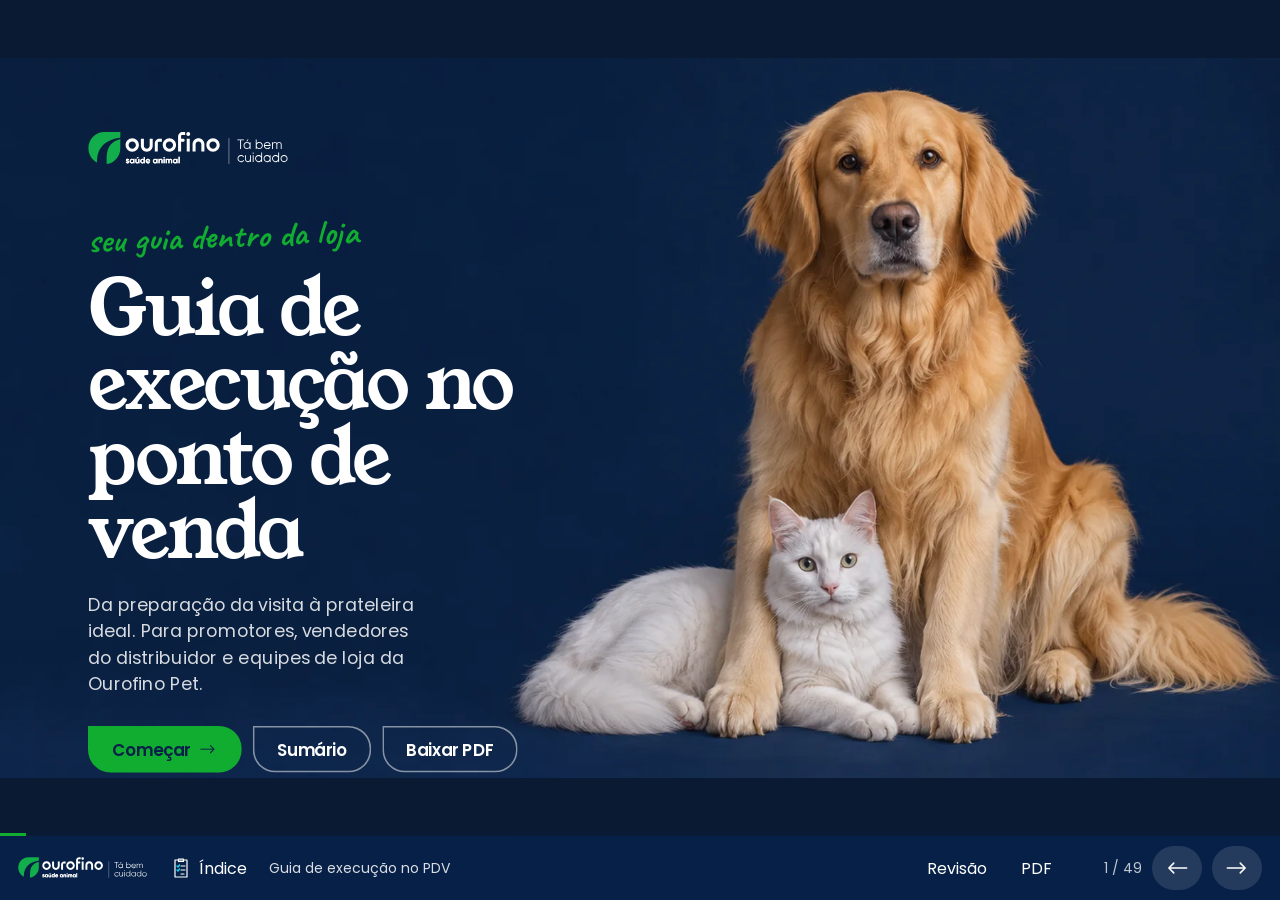
<file: versoes/2026-11-24_v6/index.html>
<!doctype html>
<html lang="pt-BR">
<head>
<meta charset="utf-8">
<meta name="viewport" content="width=device-width, initial-scale=1, viewport-fit=cover">
<title>Guia de Execução no PDV · Ourofino Pet</title>
<meta name="description" content="Guia de execução no ponto de venda da Ourofino Pet, para promotores, vendedores do distribuidor e equipes de loja.">
<meta name="theme-color" content="#072047">
<link rel="icon" href="assets/marca/favicon.png">
<link rel="preconnect" href="https://fonts.googleapis.com"><link rel="preconnect" href="https://fonts.gstatic.com" crossorigin>
<link href="https://fonts.googleapis.com/css2?family=Young+Serif&family=Poppins:ital,wght@0,400;0,500;0,600;0,700;1,400;1,500&family=Caveat:wght@600;700&display=swap" rel="stylesheet">
<style>/* estrutura do deck (independente da marca): palco 16:9 no computador, telas verticais no celular */
*{box-sizing:border-box}
html,body{margin:0;height:100%}
img{max-width:100%;display:block}
button{font:inherit;color:inherit;cursor:pointer}

/* barra de navegação fixa */
.nav{position:fixed;left:0;right:0;bottom:0;height:64px;z-index:30;display:flex;align-items:center;gap:10px;padding:0 18px;background:var(--nav-bg);color:var(--nav-tx)}
.nav-logo{height:22px;width:auto}
.nav-cap{flex:1;min-width:0;white-space:nowrap;overflow:hidden;text-overflow:ellipsis;font-size:14px;opacity:.85}
.nav-cont{font-variant-numeric:tabular-nums;font-size:14px;opacity:.75;min-width:68px;text-align:right}
.nav button{flex:none;white-space:nowrap;border:0;background:none;height:44px;min-width:44px;display:inline-flex;align-items:center;justify-content:center;gap:6px;border-radius:22px;padding:0 12px;color:inherit}
.nav button:hover{background:rgba(255,255,255,.1)}
.nav .seta-bt{background:rgba(255,255,255,.12)}
.nav [data-rev][aria-pressed="true"]{background:var(--amarelo);color:var(--navy)}
.nav .nav-r{display:none}
@media (min-width:900px){.nav .nav-r{display:inline}}
.prog{position:fixed;left:0;right:0;bottom:64px;height:3px;z-index:31;background:rgba(7,32,71,.12)}
.prog i{display:block;height:100%;width:0;background:var(--verde);transition:width .35s}

/* ---------- modo paisagem: palco escalado, um slide por vez */
.paisagem body{overflow:hidden;background:var(--fundo-palco)}
.paisagem .rolo{position:fixed;inset:0 0 64px 0;overflow:hidden}
.paisagem .palco{position:absolute;left:50%;top:50%;width:1600px;height:900px;transform:translate(-50%,-50%) scale(var(--esc,1));transform-origin:center}
.paisagem .slide{position:absolute;inset:0;width:1600px;height:900px;overflow:hidden;opacity:0;visibility:hidden;transition:opacity .45s ease,visibility 0s linear .45s,transform .45s cubic-bezier(.2,.7,.2,1);transform:translateX(28px)}
.paisagem .slide.antes{transform:translateX(-28px)}
.paisagem .slide.ativo{opacity:1;visibility:visible;transform:none;transition:opacity .45s ease,visibility 0s,transform .55s cubic-bezier(.2,.7,.2,1)}

/* ---------- modo retrato: cada slide é uma tela; rolagem com encaixe */
.retrato body{background:var(--fundo-palco)}
.retrato .rolo{height:100svh;overflow-y:auto;scroll-snap-type:y mandatory;padding-bottom:64px}
.retrato .palco{width:100%}
.retrato .slide{position:relative;min-height:calc(100svh - 64px);scroll-snap-align:start;overflow:hidden}

/* animação de entrada dos elementos marcados */
.js .slide [data-e]{opacity:0;transform:translateY(14px)}
.js .slide.viu [data-e]{animation:entra .7s cubic-bezier(.2,.7,.2,1) forwards;animation-delay:calc(var(--e,0) * .09s + .12s)}
@keyframes entra{to{opacity:1;transform:none}}
@media screen{.retrato .js .slide [data-e],.js.retrato .slide [data-e]{opacity:1;transform:none;animation:none}}
@media (prefers-reduced-motion:reduce){.js .slide [data-e]{opacity:1;transform:none;animation:none!important}.paisagem .slide{transition:none}}

/* índice */
.indice{position:fixed;inset:0;z-index:60;background:rgba(7,32,71,.55)}
.indice-painel{position:absolute;inset:0 auto 0 0;width:min(560px,94vw);background:var(--papel);overflow-y:auto;padding:28px 30px 40px;animation:entraEsq .3s cubic-bezier(.2,.7,.2,1)}
@keyframes entraEsq{from{transform:translateX(-24px);opacity:0}}

/* impressão: um slide por página, 16:9 */
@page{size:1600px 900px;margin:0}
@media print{
  .nav,.prog,.indice{display:none!important}
  html,body{height:auto;overflow:visible!important;background:#fff}
  .rolo{position:static!important;display:block!important;height:auto!important;overflow:visible!important;padding:0!important}
  .palco{position:static!important;left:auto!important;top:auto!important;transform:none!important;width:1600px!important;height:auto!important}
  .slide{position:relative!important;inset:auto!important;width:1600px!important;height:900px!important;min-height:0!important;opacity:1!important;visibility:visible!important;transform:none!important;break-after:page;page-break-after:always}
  .js .slide [data-e]{opacity:1!important;transform:none!important;animation:none!important}
  *{-webkit-print-color-adjust:exact;print-color-adjust:exact}
}

@media (max-width:760px){
  .nav{gap:4px;padding:0 8px}
  .nav-logo,.nav-cap,.seta-bt{display:none!important}
  .nav-cont{flex:1;text-align:center}
}

.ic{--tr:var(--navy);--ac:var(--verde);overflow:visible}
.ic .tr>*{stroke:var(--tr);stroke-width:2.4}
.ic .acs>*,.ic .acs g>*{stroke:var(--ac);stroke-width:2.8;fill:none}
.ic .acs circle.ac,.ic .acs .ac[d$="z"]{fill:var(--ac);fill-opacity:.18}
.slide.viu .ic .tr>*{stroke-dasharray:1;stroke-dashoffset:1;animation:icRisca .9s cubic-bezier(.6,.05,.3,1) forwards;animation-delay:calc(var(--d,0) * 1s + .25s)}
.slide.viu .ic .acs{opacity:0;animation:icAcento .5s cubic-bezier(.2,1.4,.4,1) forwards;animation-delay:calc(var(--d,0) * 1s + .85s);transform-origin:24px 24px;transform-box:view-box}
.slide.viu .ic .m-gira{transform-box:fill-box;transform-origin:center;animation:icGira 6s linear infinite 1.4s}
.slide.viu .ic .m-balanca{transform-box:view-box;transform-origin:24px 24px;animation:icBalanca 2.6s ease-in-out infinite 1.4s}
.slide.viu .ic .m-pulsa{transform-box:fill-box;transform-origin:center;animation:icPulsa 2.4s ease-in-out infinite 1.4s}
.slide.viu .ic .m-sobe{animation:icSobe 2.8s ease-in-out infinite 1.4s}
.slide.viu .ic .m-pisca{animation:icPisca 3.6s steps(1) infinite 1.6s}
.slide.viu .ic .m-varre{animation:icVarre 2.2s ease-in-out infinite 1.4s}
.slide.viu .ic .m-cresce{stroke-dasharray:30;stroke-dashoffset:30;animation:icCresce 1.2s ease-out forwards 1s}
@keyframes icRisca{to{stroke-dashoffset:0}}
@keyframes icAcento{from{opacity:0;transform:scale(.6)}to{opacity:1;transform:none}}
@keyframes icGira{to{transform:rotate(360deg)}}
@keyframes icBalanca{0%,100%{transform:rotate(-7deg)}50%{transform:rotate(7deg)}}
@keyframes icPulsa{0%,100%{transform:scale(1)}50%{transform:scale(1.18)}}
@keyframes icSobe{0%,100%{transform:translateY(0)}50%{transform:translateY(-2.5px)}}
@keyframes icPisca{0%,92%{opacity:1}94%{opacity:.1}96%{opacity:1}}
@keyframes icVarre{0%,100%{transform:translateX(0)}50%{transform:translateX(3px)}}
@keyframes icCresce{to{stroke-dashoffset:0}}
@media (prefers-reduced-motion:reduce){.slide.viu .ic *{animation:none!important;stroke-dashoffset:0!important;opacity:1!important}}
@media print{.ic *{animation:none!important;stroke-dashoffset:0!important;opacity:1!important}}
/* Guia Ourofino Pet v4 · visual dos slides (guia de marca Ourofino Saúde Animal v2.0, 2026)
   títulos Roca One -> Young Serif (gratuita, mais próxima); texto Gilroy -> Poppins (a mesma que o site da Ourofino usa)
   cores sólidas, sem degradê. Paisagem = palco 1600x900. Retrato = telas verticais (regras em @media screen .retrato) */
:root{
  --navy:#072047;--verde:#10AD31;--azul:#007CC1;--ciano:#20D5F2;--n1:#EFEFEF;--n2:#E0E1E3;--n3:#919AA9;--papel:#fff;--amarelo:#FFE07A;
  --f-tit:"Young Serif","Roca One",Georgia,serif;--f-txt:"Poppins","Gilroy",Arial,sans-serif;--f-mao:"Caveat","Segoe Print",cursive;
  --fundo-palco:#0b1a33;--nav-bg:#072047;--nav-tx:#fff;
}
body{font-family:var(--f-txt);color:var(--navy);-webkit-font-smoothing:antialiased}
.slide{background:var(--papel);color:var(--navy);font-size:25px;line-height:1.52}
.slide p{margin:0 0 .75em}
.slide strong{font-weight:600}
.slide a.xref{color:inherit;text-decoration:underline;text-decoration-color:var(--verde);text-decoration-thickness:3px;text-underline-offset:4px}
.tit{font:400 58px/1.08 var(--f-tit);letter-spacing:-.01em;margin:0 0 30px;color:inherit;max-width:16ch}
.nav-ic{width:24px;height:24px;--tr:#fff;--ac:var(--ciano)}
.seta-v{transform:scaleX(-1)}
.seta-bt .ic{width:26px;height:26px;--tr:#fff;--ac:#fff}
.nav .nav-c{display:inline;font-size:13px;font-weight:600}
@media (min-width:900px){.nav .nav-c{display:none}}
.nav-logo{filter:none}

/* cabeçalho e rodapé de página, como numa revista */
.cab{position:absolute;left:96px;top:44px;display:flex;align-items:baseline;gap:12px;font-size:16px;z-index:3}
.cab-n{font:400 26px/1 var(--f-tit);color:var(--verde)}
.cab-t{opacity:.62}
.pe{position:absolute;left:96px;right:96px;bottom:34px;display:flex;justify-content:space-between;font-size:14px;opacity:.5;z-index:3}

/* ---------------- capa do guia */
.capa-guia{background:var(--navy);color:#fff}
.cg-geo{position:absolute;right:56px;top:-30px;width:150px}
.geo svg{width:100%;height:100%}
.geo .a{fill:var(--verde)}.geo .b{fill:var(--azul)}
.geo svg{display:block;width:100%;height:auto}
.cg-pets{position:absolute;right:250px;bottom:0;height:820px;width:780px}
.cg-pet{position:absolute;bottom:0;height:auto}
.cg-pet.a{right:150px;height:780px;width:auto}
.cg-pet.b{right:-20px;height:430px;width:auto;bottom:-10px}
.cg-txt{position:absolute;left:110px;top:90px;width:700px}
.cg-logo{width:280px;height:auto;margin-bottom:64px}
.cg-manus{display:block;font:700 44px/1 var(--f-mao);color:var(--verde);transform:rotate(-3deg);transform-origin:left;margin-bottom:16px}
.capa-guia h1{font:400 84px/1 var(--f-tit);margin:0 0 26px;letter-spacing:-.02em}
.capa-guia p{font-size:23px;line-height:1.5;color:rgba(255,255,255,.82);max-width:34ch;margin:0 0 34px}
.cg-bts{display:flex;gap:14px;flex-wrap:wrap}
.bt{display:inline-flex;align-items:center;gap:10px;background:var(--verde);color:var(--navy);border:0;border-radius:0 28px 28px 28px;padding:17px 30px;font:600 21px/1 var(--f-txt);text-decoration:none}
.bt .ic{width:24px;height:24px;--tr:var(--navy);--ac:var(--navy)}
.bt.claro{background:transparent;color:#fff;box-shadow:inset 0 0 0 2px rgba(255,255,255,.5)}
.cg-ver{display:block;margin-top:34px;font-size:15px;color:rgba(255,255,255,.55)}

/* ---------------- capas de capítulo */
.capa-cap{color:var(--navy)}
.capa-cap.cor-navy{background:var(--navy);color:#fff}
.capa-cap.cor-verde{background:var(--verde)}
.capa-cap.cor-azul{background:var(--azul);color:#fff}
.capa-cap.cor-n1{background:var(--n1)}
.capa-cap.cor-branco{background:#fff}
.cc-txt{position:absolute;left:110px;bottom:110px;width:700px;z-index:4}
.cc-num{display:block;font:400 150px/.8 var(--f-tit);letter-spacing:-.04em;margin-bottom:26px}
.cc-parte{display:block;font-size:19px;opacity:.75;margin-bottom:6px}
.cc-manus{display:block;font:700 46px/1 var(--f-mao);transform:rotate(-3deg);transform-origin:left;margin:4px 0 14px}
.cc-tit{font:400 80px/1.02 var(--f-tit);letter-spacing:-.02em;margin:0 0 22px}
.cc-abre{font-size:23px;line-height:1.5;max-width:34ch;margin:0;opacity:.88}
.cor-navy .cc-num,.cor-navy .cc-manus{color:var(--verde)}
.cor-azul .cc-num{color:var(--navy)}.cor-azul .cc-manus{color:var(--ciano)}
.cor-verde .cc-num{color:#fff}.cor-verde .cc-manus{color:var(--navy)}
.cor-n1 .cc-num,.cor-branco .cc-num,.cor-n1 .cc-manus,.cor-branco .cc-manus{color:var(--verde)}

/* sangrada: foto do pet em fundo colorido ocupando a página; texto num bloco navy com um canto reto */
.v-sangrada{background:var(--navy)}
.cc-foto{position:absolute;inset:0}
.cc-foto .cc-img{width:100%;height:100%;object-fit:cover;object-position:var(--pos)}
.v-sangrada .cc-txt{left:0;bottom:0;width:820px;background:var(--navy);color:#fff;padding:70px 90px 80px 110px;border-radius:0 120px 0 0}
.v-sangrada .cc-num,.v-sangrada .cc-manus{color:var(--verde)}

/* recorte: pet recortado grande atravessando o número gigante */
.v-recorte .cc-pet-q{position:absolute;right:90px;bottom:0;height:860px;width:760px;display:flex;align-items:flex-end;justify-content:center;z-index:3}
.v-recorte .cc-pet{max-height:100%;width:auto;max-width:100%}
.v-recorte .cc-num{position:absolute;right:120px;top:40px;font-size:620px;line-height:.8;opacity:.16;z-index:0;margin:0}
.v-recorte .cc-txt{position:static}
.v-recorte .cc-txt>*:not(.cc-num){position:relative;z-index:4}
.v-recorte .cc-txt{display:block}
.v-recorte .cc-parte,.v-recorte .cc-manus,.v-recorte .cc-tit,.v-recorte .cc-abre{margin-left:110px;max-width:640px}
.v-recorte .cc-parte{margin-top:250px}

/* espiando: o gato espia por baixo da página */
.v-espiando .cc-pet-q{position:absolute;left:0;right:0;bottom:-6px;display:flex;justify-content:flex-end;padding-right:120px}
.v-espiando .cc-pet{width:760px;height:auto}
.v-espiando .cc-txt{top:120px;bottom:auto;width:880px}
.v-espiando .cc-num{color:var(--navy)}

/* tipográfica: título enorme e o pet passando na frente das letras */
.v-tipografica .cc-txt{left:110px;top:120px;bottom:auto;width:1380px}
.v-tipografica .cc-tit{font-size:150px;line-height:.92;max-width:11ch}
.v-tipografica .cc-pet-q{position:absolute;right:110px;bottom:0;height:640px;z-index:5;display:flex;align-items:flex-end}
.v-tipografica .cc-pet{height:100%;width:auto}
.v-tipografica .cc-num{display:inline-block;font-size:90px;margin-right:24px;vertical-align:top}
.v-tipografica .cc-abre{position:absolute;left:0;top:560px;width:560px}

/* folha: foto dentro da forma de folha do símbolo (três cantos redondos, um reto) */
.cc-folha{position:absolute;right:0;top:0;bottom:0;width:860px;overflow:hidden;border-radius:430px 0 0 430px}
.cc-folha .cc-img{width:100%;height:100%;object-fit:cover;object-position:var(--pos)}
.v-folha .cc-txt{width:640px}

/* dupla: duas áreas da loja, um pet em cada lado (cross) */
.cc-dupla{position:absolute;right:0;top:0;bottom:0;width:980px;display:grid;grid-template-columns:1fr 1fr}
.cc-lado{display:flex;align-items:flex-end;justify-content:center;overflow:hidden}
.cc-lado.a{background:var(--azul)}.cc-lado.b{background:var(--verde)}
.cc-lado .cc-pet{max-height:78%;width:auto;max-width:96%}
.v-dupla{background:var(--n1)}
.v-dupla .cc-txt{width:520px}
.v-dupla .cc-tit{font-size:68px}

/* geométrica: animais geométricos da marca + pet recortado */
.v-geometrica .cc-geo{position:absolute;right:56px;top:-60px;width:150px}
.v-geometrica .cc-pet-q{position:absolute;right:260px;bottom:0;height:820px;display:flex;align-items:flex-end}
.v-geometrica .cc-pet{height:100%;width:auto}

/* serafina */
.v-serafina .cc-sera{position:absolute;right:320px;bottom:0;height:860px;z-index:3}
.v-serafina .cc-sera-img{height:100%;width:auto}
.v-serafina .cc-geo{position:absolute;right:56px;top:-200px;width:150px}
.v-serafina .cc-pet2{position:absolute;right:70px;bottom:0;height:430px;z-index:4}
.v-serafina .cc-pet2 .cc-pet{height:100%;width:auto}

/* ---------------- conceito, porque, figura: texto à esquerda, visual à direita sangrando */
.s-conceito,.s-figura,.s-porque{display:block}
.col-txt{position:absolute;left:96px;top:110px;bottom:84px;width:760px;display:flex;flex-direction:column;justify-content:center;font-size:calc(25px * var(--fit,1))}
.col-txt .tit,.sf-fala .tit,.err-txt .tit{font-size:calc(58px * var(--fit,1))}
.col-txt .pratica{font-size:calc(22px * var(--fit,1))}
.sf-txt{font-size:calc(26px * var(--fit,1))!important}
.termo-def{font-size:calc(31px * var(--fit,1))!important}
.col-txt .txt{max-width:36ch}
.col-vis{position:absolute;right:0;top:0;bottom:0;width:660px;background:var(--n1);display:flex;align-items:center;justify-content:center;overflow:hidden}
.slide[data-vis="icone"] .col-vis{background:var(--n1)}
.ic-grande{display:block;width:300px;height:300px}
.ic-grande .ic{width:100%;height:100%}
.ic-grande .ic .tr>*{stroke-width:1.6}.ic-grande .ic .acs>*{stroke-width:1.9}
.slide[data-vis="sera"] .col-vis{background:#fff;align-items:flex-end}
.slide[data-vis="sera"] .sera{height:780px;width:auto}
.slide[data-fig="paisagem"] .col-txt{width:560px}
.slide[data-fig="paisagem"] .col-vis{width:900px;background:none}
.slide[data-fig="paisagem"] .col-vis .foto-q,.slide[data-fig="paisagem"] .col-vis .comp{width:100%;height:100%}
.slide[data-fig="retrato"] .col-vis{width:600px;background:none}
.col-vis .foto-q{position:relative;width:100%;height:100%}
.col-vis .foto-q>img{width:100%;height:100%;object-fit:cover}
.slide[data-fig="dg"] .col-txt{width:520px}
.slide[data-fig="dg"] .col-vis{width:960px;background:var(--n1);padding:60px 60px 60px 40px}
.dg-caixa{width:100%}
.dg-caixa .dg{background:none;padding:0}
.slide[data-fig="prod"] .col-vis{background:var(--n1)}
.slide[data-fig="ilu"] .col-vis{width:720px;background:var(--n1);align-items:flex-end}
.ilu{max-height:800px;max-width:100%;width:auto;height:auto}
.retrato .slide[data-fig="ilu"] .ilu{max-height:300px;margin:0 auto}
.prod img{max-width:440px;max-height:520px;width:auto;height:auto;filter:drop-shadow(0 24px 24px rgba(7,32,71,.16))}
.pratica{margin-top:16px;padding-top:18px;max-width:36ch;position:relative;font-size:22px;line-height:1.5}
.pratica::before{content:"";position:absolute;left:0;top:0;width:64px;height:3px;background:var(--verde)}
.pratica b{display:block;font-weight:600;color:var(--verde);font-size:19px;margin-bottom:4px}
.pratica p{margin:0}
.lembre{position:absolute;left:0;right:0;bottom:0;margin:0;padding:22px 96px 26px;background:var(--navy);color:#fff;font-size:21px;line-height:1.45;z-index:4}
.lembre b{color:var(--verde);font-weight:600;margin-right:6px}
.slide:has(.lembre) .pe{display:none}
.slide:has(.lembre) .col-txt{bottom:150px}
.ic-canto{position:absolute;right:96px;top:40px;width:72px;height:72px;z-index:3}
.ic-canto .ic{width:100%;height:100%}
.slide[data-fig] .ic-canto,.slide[data-vis] .ic-canto{display:none}

/* porque: o dado vira manchete */
.s-porque{background:var(--navy);color:#fff}
.s-porque .dado{position:absolute;left:96px;top:130px;width:620px}
.dado-n{display:block;font:400 210px/.9 var(--f-tit);color:var(--verde);letter-spacing:-.03em}
.dado-t{display:block;font-size:27px;line-height:1.4;margin-top:20px;max-width:24ch}
.dado-t.so{font-size:30px;line-height:1.4}
.fonte{font-size:15px;line-height:1.45;color:rgba(255,255,255,.6);margin-top:26px;max-width:42ch}
.s-porque .col-txt{left:800px;width:700px}
.s-porque .pratica::before{background:var(--ciano)}.s-porque .pratica b{color:var(--ciano)}
.s-porque .lembre{background:var(--verde);color:var(--navy)}.s-porque .lembre b{color:var(--navy)}
.s-porque .cab-n{color:var(--ciano)}

/* termo: definições sempre em azul (cor com função) */
.s-termo{background:var(--azul);color:#fff}
.termo-q{position:absolute;left:96px;top:150px;width:1150px}
.termo-r{display:block;font:700 40px/1 var(--f-mao);color:var(--ciano);margin-bottom:8px}
.termo-p{font:400 120px/1 var(--f-tit);margin:0 0 34px;letter-spacing:-.02em}
.termo-def{font-size:31px;line-height:1.45;max-width:40ch}
.s-termo .pratica{font-size:24px;max-width:48ch}.s-termo .pratica::before{background:var(--ciano)}.s-termo .pratica b{color:var(--ciano)}
.s-termo .ic-canto{width:160px;height:160px;top:140px;right:120px}
.s-termo .ic-canto .ic{--tr:#fff;--ac:var(--ciano)}
.s-termo .cab-n{color:var(--ciano)}

/* passos: sequência real, com linha que liga os números */
.s-passos .tit{position:absolute;left:96px;top:110px;max-width:22ch}
.passos{position:absolute;left:96px;right:96px;top:350px;list-style:none;margin:0;padding:0;display:grid;grid-template-columns:repeat(var(--n,4),1fr);gap:40px}
.s-passos[data-n="3"] .passos{--n:3}.s-passos[data-n="4"] .passos{--n:4}.s-passos[data-n="5"] .passos{--n:5}.s-passos[data-n="6"] .passos{--n:6;gap:26px}
.s-passos[data-n="7"] .passos,.s-passos[data-n="8"] .passos{--n:4;row-gap:40px;top:300px}
.passos li{position:relative;padding-top:86px}
.passos li::before{content:"";position:absolute;left:58px;right:-40px;top:28px;height:2px;background:var(--n2)}
.passos li:last-child::before{display:none}
.p-n{position:absolute;left:0;top:0;width:58px;height:58px;border-radius:0 29px 29px 29px;background:var(--navy);color:#fff;display:grid;place-items:center;font:400 30px/1 var(--f-tit)}
.p-ic{position:absolute;left:76px;top:-4px;width:64px;height:64px}
.p-ic .ic{width:100%;height:100%}
.passos b{display:block;font-weight:600;font-size:27px;line-height:1.25;margin-bottom:12px}
.p-t{display:block;font-size:22px;line-height:1.5;opacity:.85}
.s-passos .pratica{position:absolute;left:96px;bottom:110px;max-width:60ch}

/* comparar: página dividida */
.s-comparar .tit{position:absolute;left:96px;top:100px;max-width:24ch;z-index:2}
.cmp{position:absolute;left:0;right:0;top:300px;bottom:0;display:grid;grid-template-columns:1fr 1fr}
.cmp-l{padding:46px 96px 60px}
.cmp-l.mau{background:var(--n1)}
.cmp-l.bom{background:var(--verde)}
.cmp-l h4{display:flex;align-items:center;gap:14px;font:400 40px/1 var(--f-tit);margin:0 0 26px}
.cmp-l h4 .ic{width:46px;height:46px}
.cmp-l.mau .ic{--ac:var(--navy)}.cmp-l.bom .ic{--ac:var(--navy);--tr:var(--navy)}
.cmp-l ul{list-style:none;margin:0;padding:0}
.cmp-l li{padding:16px 0;border-top:1px solid rgba(7,32,71,.18);font-size:25px;line-height:1.4}
.cmp-fig{display:none}
.s-comparar:has(.cmp-fig .comp, .cmp-fig .foto-q) .cmp{left:0;right:auto;width:800px;grid-template-columns:1fr}

/* erro comum: Serafina chamando atenção */
.s-erro{background:var(--n1)}
.err-sera{position:absolute;left:90px;bottom:0;height:800px}
.err-sera .sera{height:100%;width:auto}
.err-txt{position:absolute;left:560px;top:120px;right:96px}
.err-r{display:block;font:700 40px/1 var(--f-mao);color:#C2392D;margin-bottom:8px}
.err-a,.err-b{max-width:44ch;margin-bottom:26px}
.err-a b,.err-b b{display:block;font-weight:600;font-size:20px;margin-bottom:4px}
.err-a b{color:#C2392D}.err-b b{color:var(--verde)}
.err-b{padding-top:22px;border-top:3px solid var(--verde)}

/* serafina falando */
.s-serafina{background:#fff}
.s-serafina[data-fundo="n1"]{background:var(--n1)}
.s-serafina[data-fundo="verde"]{background:var(--verde)}
.s-serafina[data-fundo="azul"]{background:var(--azul)}
.s-serafina[data-fundo="azul"] .sf-fala{background:#fff;color:var(--navy)}
.s-serafina[data-fundo="azul"] .cab,.s-serafina[data-fundo="azul"] .pe{color:#fff}
.s-serafina[data-fundo="verde"] .sf-nome{color:var(--ciano)}
.sf-img{position:absolute;bottom:0;height:820px}
.sf-img .sera{height:100%;width:auto}
.s-serafina[data-lado="esq"] .sf-img{left:120px}.s-serafina[data-lado="dir"] .sf-img{right:140px}
.sf-fala{position:absolute;top:150px;width:880px;background:var(--navy);color:#fff;padding:50px 60px 46px}
.s-serafina[data-lado="esq"] .sf-fala{left:620px;border-radius:0 70px 70px 70px}
.s-serafina[data-lado="dir"] .sf-fala{left:96px;border-radius:70px 0 70px 70px}
.sf-nome{display:block;font:700 38px/1 var(--f-mao);color:var(--verde);margin-bottom:12px}
.sf-fala .tit{font-size:46px;max-width:none;margin-bottom:18px}
.sf-txt{font-size:26px;line-height:1.5}
.sf-txt p:last-child{margin:0}

/* cards: itens lado a lado separados por filete, sem caixa */
.s-cards .tit{position:absolute;left:96px;top:100px;max-width:24ch}
.cards{position:absolute;left:96px;right:96px;top:310px;list-style:none;margin:0;padding:0;display:grid;grid-template-columns:repeat(3,1fr);gap:0}
.s-cards[data-n="2"] .cards{grid-template-columns:repeat(2,1fr)}
.s-cards[data-n="4"] .cards{grid-template-columns:repeat(4,1fr)}
.s-cards[data-n="5"] .cards,.s-cards[data-n="6"] .cards{grid-template-columns:repeat(3,1fr);top:280px;row-gap:34px}
.cards li{padding:0 34px 0 30px;border-left:2px solid var(--n2)}
.cards li:nth-child(3n+1){padding-left:0;border-left:0}
.s-cards[data-n="4"] .cards li{padding-left:28px;border-left:2px solid var(--n2)}.s-cards[data-n="4"] .cards li:first-child{padding-left:0;border-left:0}
.c-ic{display:block;width:64px;height:64px;margin-bottom:18px}
.c-ic .ic{width:100%;height:100%}
.cards b{display:block;font:400 30px/1.15 var(--f-tit);margin-bottom:10px}
.cards p{font-size:22px;line-height:1.5;margin:0;opacity:.88}
.s-cards[data-fig] .cards{right:620px;grid-template-columns:1fr 1fr!important;row-gap:30px}
.s-cards[data-fig] .cards li{padding-left:24px!important;border-left:2px solid var(--n2)!important}
.cards-fig{position:absolute;right:0;top:0;bottom:0;width:560px;background:var(--n1);display:flex;align-items:center;justify-content:center}

/* tabela */
.s-tabela .tit{margin:110px 0 0 96px}
.tab-q{position:absolute;left:96px;right:96px;top:290px}
.tab{width:100%;border-collapse:collapse;font-size:25px;line-height:1.4}
.tab th{text-align:left;font-weight:600;font-size:21px;padding:0 24px 16px 0;border-bottom:3px solid var(--navy);vertical-align:bottom}
.tab td{padding:20px 24px 20px 0;border-bottom:1px solid var(--n2);vertical-align:top}
.tab td:first-child{font-weight:600}

/* conversa */
.s-conversa{background:var(--n1)}
.cv-sera{position:absolute;left:96px;bottom:0;height:800px}.cv-sera .sera{height:100%;width:auto}
.cv-q{position:absolute;left:560px;right:96px;top:100px}
.conversa{display:flex;flex-direction:column;gap:14px}
.fala{max-width:78%}
.fala span{display:block;font-size:15px;opacity:.6;margin:0 0 4px 6px}
.fala p{margin:0;padding:18px 24px;background:#fff;font-size:24px;line-height:1.45;border-radius:0 26px 26px 26px}
.fala.eu{align-self:flex-end}.fala.eu span{text-align:right;margin-right:6px}
.fala.eu p{background:var(--navy);color:#fff;border-radius:26px 0 26px 26px}

/* teste */
.s-teste{background:var(--navy);color:#fff}
.ts-q{position:absolute;left:96px;top:120px;width:1000px}
.ts-r{display:block;font:700 38px/1 var(--f-mao);color:var(--ciano);margin-bottom:14px}
.ts-p{font:400 42px/1.2 var(--f-tit);margin:0 0 34px}
.ops{display:grid;gap:12px}
.op{display:grid;grid-template-columns:44px 1fr;gap:16px;align-items:center;text-align:left;background:rgba(255,255,255,.07);border:0;border-radius:0 18px 18px 18px;padding:18px 22px;color:#fff;font-size:23px;line-height:1.4}
.op:hover:not(:disabled){background:rgba(255,255,255,.14)}
.op-l{width:40px;height:40px;border-radius:0 20px 20px 20px;background:rgba(255,255,255,.14);display:grid;place-items:center;font-weight:600;font-size:17px}
.op.certa{background:var(--verde);color:var(--navy)}.op.certa .op-l{background:var(--navy);color:#fff}
.op.errada{background:#C2392D}.op.apagada{opacity:.4}
.teste-exp{margin-top:20px;font-size:20px;line-height:1.5;color:rgba(255,255,255,.9)}
.teste-exp a.xref{color:#fff}
.teste-res{color:var(--ciano)}
.ts-sera{position:absolute;right:110px;bottom:0;height:700px}.ts-sera .sera{height:100%;width:auto}

/* resumo: fecha o capítulo em verde, com o pet da capa */
.s-resumo{background:var(--verde)}
.rs-q{position:absolute;left:96px;top:120px;width:860px}
.rs{list-style:none;margin:0;padding:0}
.rs li{display:grid;grid-template-columns:52px 1fr;gap:12px;align-items:start;padding:16px 0;border-top:1px solid rgba(7,32,71,.22);font-size:26px;line-height:1.4}
.rs li .ic{width:40px;height:40px;--tr:var(--navy);--ac:var(--navy)}
.rs-img{position:absolute;right:80px;bottom:0;height:780px;width:600px;display:flex;align-items:flex-end;justify-content:center}
.rs-pet{max-height:100%;width:auto;max-width:100%}
.s-resumo .cab-n{color:var(--navy)}

/* sumário e trilhas */
.s-sumario .tit{position:absolute;left:96px;top:96px;font-size:72px}
.sm-col,.sm-ap{list-style:none;margin:0;padding:0;position:absolute;top:240px;width:560px}
.sm-col:nth-of-type(1){left:96px}.sm-col:nth-of-type(2){left:740px}
.sm-ap{left:96px;right:96px;width:auto;top:auto;bottom:70px;display:flex;gap:40px}
.sm-col a,.sm-ap a{display:grid;grid-template-columns:54px 1fr auto;align-items:baseline;gap:10px;padding:11px 0;border-bottom:1px solid var(--n2);color:inherit;text-decoration:none;font-size:22px}
.sm-ap a{grid-template-columns:1fr auto;border:0;font-weight:600}
.sm-col a:hover .sm-t,.sm-ap a:hover{color:var(--azul)}
.sm-n{font:400 30px/1 var(--f-tit);color:var(--verde)}
.sm-tp{font-size:15px;opacity:.55}
.s-trilhas{background:var(--n1)}
.tr-sera{position:absolute;right:60px;bottom:0;height:700px}.tr-sera .sera{height:100%;width:auto}
.tr-q{position:absolute;left:96px;top:100px;width:1060px}
.tr-g{display:grid;grid-template-columns:1fr 1fr;gap:34px 44px}
.tr h4{font:400 30px/1.1 var(--f-tit);margin:0 0 6px}
.tr p{font-size:18px;line-height:1.45;margin:0 0 10px;opacity:.8}
.tr-c{display:flex;flex-wrap:wrap;gap:6px}
.tr-c a{font-size:15px;color:var(--navy);text-decoration:none;background:#fff;padding:6px 12px;border-radius:0 14px 14px 14px}
.tr-c a:hover{background:var(--navy);color:#fff}

/* checklist, glossário e placar */
.ck-cab{position:absolute;left:96px;right:96px;top:96px;display:flex;justify-content:space-between;align-items:flex-end}
.ck-cab .tit{margin:0}
.ck-prog{display:flex;align-items:center;gap:14px;font-size:18px;margin:0}
.ck-prog i{width:200px;height:8px;background:var(--n2);display:inline-block}
.ck-prog i b{display:block;height:100%;width:0;background:var(--verde);transition:width .3s}
.ck-prog button{border:0;background:none;text-decoration:underline;font-size:16px;color:inherit}
.ck-lista{position:absolute;left:96px;right:96px;top:230px;columns:2;column-gap:70px}
.chk{display:grid;grid-template-columns:36px 1fr;gap:14px;align-items:start;padding:11px 0;border-bottom:1px solid var(--n2);font-size:21px;line-height:1.35;cursor:pointer;break-inside:avoid}
.chk input{position:absolute;opacity:0}
.chk-box{width:32px;height:32px;border:2px solid var(--navy);border-radius:0 12px 12px 12px;display:grid;place-items:center}
.chk-box .ic{width:24px;height:24px;opacity:0;--tr:#fff;--ac:#fff}
.chk input:checked+.chk-box{background:var(--verde);border-color:var(--verde)}
.chk input:checked+.chk-box .ic{opacity:1}
.chk input:focus-visible+.chk-box{outline:3px solid var(--ciano)}
.s-gloss .tit{position:absolute;left:96px;top:96px;font-size:64px}
.g-lista{position:absolute;left:96px;right:96px;top:220px;margin:0;columns:2;column-gap:70px}
.g-item{break-inside:avoid;padding:10px 0 12px;border-bottom:1px solid var(--n2)}
.g-item dt{font:400 25px/1.2 var(--f-tit);margin-bottom:4px}
.g-item dd{margin:0;font-size:17px;line-height:1.45}
.g-ex{display:block;font-size:15px;opacity:.65;margin-top:3px}
.s-placar{background:var(--navy);color:#fff}
.placar{position:absolute;left:96px;top:200px}
.placar span:first-child{display:block;font:700 40px/1 var(--f-mao);color:var(--ciano)}
.placar b{display:block;font:400 240px/1 var(--f-tit);color:var(--verde)}
.pl-txt{font-size:30px}
.pl-msg{position:absolute;left:96px;bottom:120px;width:640px;font-size:22px;line-height:1.5;color:rgba(255,255,255,.85)}
.pl-sera{position:absolute;right:160px;bottom:0;height:760px}.pl-sera .sera{height:100%;width:auto}

/* figuras: marcações, comparador */
.foto-q{position:relative}
.rot{position:absolute;inset:0;pointer-events:none;transition:opacity .3s}
.rot.off{opacity:0}
.pino{position:absolute;display:flex;align-items:center;gap:8px;transform:translate(-8px,-50%);max-width:48%}
.pino i{flex:none;width:16px;height:16px;border-radius:50%;background:var(--ciano);box-shadow:0 0 0 5px rgba(32,213,242,.35)}
.pino-txt{display:flex;flex-direction:column;align-items:flex-start}
.pino b,.pino small{background:var(--navy);color:#fff;padding:6px 11px;width:max-content;max-width:100%}
.pino b{font:600 16px/1.2 var(--f-txt);border-radius:0 10px 10px 0}
.pino small{font-size:13px;color:rgba(255,255,255,.85);border-radius:0 0 10px 10px}
.pino.esq{flex-direction:row-reverse;transform:translate(calc(-100% + 8px),-50%)}.pino.esq .pino-txt{align-items:flex-end}
.pino.acima{flex-direction:column-reverse;transform:translate(-50%,calc(-100% + 8px));gap:6px}
.pino.abaixo{flex-direction:column;transform:translate(-50%,-8px);gap:6px}
.pino.acima .pino-txt,.pino.abaixo .pino-txt{align-items:center}
.pino.x i{background:#C2392D;box-shadow:0 0 0 5px rgba(194,57,45,.35)}
.pino.ok i,.pino.q i{background:var(--verde);box-shadow:0 0 0 5px rgba(16,173,49,.35)}
.pino.p i{background:var(--n3)}
.rot-btn{position:absolute;right:16px;bottom:16px;border:0;background:#fff;color:var(--navy);font:600 14px/1 var(--f-txt);padding:10px 14px;border-radius:0 14px 14px 14px;z-index:5}
.comp{position:relative;width:100%;height:100%}
.comp-quadro{position:relative;--p:50%;width:100%;height:100%;overflow:hidden;user-select:none;touch-action:pan-y}
.comp-quadro img{width:100%;height:100%;object-fit:cover;display:block}
.comp-b{position:absolute;inset:0}.comp-a{position:absolute;inset:0;clip-path:inset(0 calc(100% - var(--p)) 0 0)}
.comp-range{position:absolute;inset:0;width:100%;height:100%;opacity:0;cursor:ew-resize;margin:0;z-index:6}
.comp-linha{position:absolute;top:0;bottom:0;left:var(--p);width:3px;background:#fff;transform:translateX(-1px);z-index:5;pointer-events:none}
.comp-linha span{position:absolute;top:50%;left:50%;transform:translate(-50%,-50%);width:56px;height:56px;border-radius:50%;background:#fff;display:grid;place-items:center}
.comp-linha .ic{width:30px;height:30px}
.comp-tag{position:absolute;top:20px;z-index:4;font:600 16px/1 var(--f-txt);padding:9px 14px;color:#fff;pointer-events:none}
.comp-tag.a{left:20px;background:#C2392D;border-radius:0 14px 14px 14px}.comp-tag.b{right:20px;background:var(--verde);color:var(--navy);border-radius:14px 0 14px 14px}

/* revisão */
.validar{display:none;position:absolute;right:30px;bottom:30px;width:420px;background:var(--amarelo);color:#3a2d00;padding:16px 20px;z-index:20;font-size:16px;line-height:1.45;border-radius:0 18px 18px 18px}
.validar b{display:block;font-size:14px;margin-bottom:4px}
.validar p{margin:0}
.revisao .validar{display:block}
.revisao .validar~.validar{bottom:auto;top:30px}

/* índice */
.indice-painel{color:var(--navy);font-family:var(--f-txt)}
.indice-painel h3{font:400 44px/1 var(--f-tit);margin:6px 0 20px}
.indice-painel ol{list-style:none;margin:0;padding:0}
.indice-painel li a{display:grid;grid-template-columns:44px 1fr;padding:12px 0;border-bottom:1px solid var(--n2);color:inherit;text-decoration:none;font-size:18px}
.indice-painel li a span{font:400 22px/1.2 var(--f-tit);color:var(--verde)}
.indice-painel li a.atual{color:var(--azul)}
.ind-x{position:absolute;right:16px;top:14px;border:0;background:none;font-size:34px;line-height:1;color:var(--navy)}
.ind-tr{display:inline-block;margin-top:22px;color:var(--azul);font-weight:600}
.fecha-fundo{position:absolute;inset:0}

/* =================== celular (retrato): cada slide recomposto na vertical =================== */
@media screen{
.retrato .slide{font-size:16.5px;line-height:1.55;padding:22px 20px 40px}
.retrato .slide>*{position:relative!important;left:auto!important;right:auto!important;top:auto!important;bottom:auto!important;width:auto!important;height:auto!important;transform:none!important}
.retrato .cab{display:flex;margin-bottom:14px;font-size:13px}.retrato .cab-n{font-size:20px}
.retrato .pe{display:none}
.retrato .tit{font-size:30px;max-width:none;margin-bottom:16px}
.retrato .col-txt{display:block!important;margin-bottom:22px}
.retrato .col-vis{margin:0 -20px;min-height:0;padding:24px 20px!important;max-height:none}
.retrato .slide[data-fig="paisagem"] .col-vis,.retrato .slide[data-fig="retrato"] .col-vis{padding:0!important;background:none}
.retrato .col-vis .foto-q>img{height:auto;max-height:62svh;object-fit:contain}
.retrato .slide[data-vis="icone"] .col-vis{padding:30px!important}
.retrato .ic-grande{width:150px;height:150px}
.retrato .slide[data-vis="sera"] .sera{height:300px}
.retrato .comp-quadro{height:auto;aspect-ratio:2/3}
.retrato .slide[data-fig="paisagem"] .comp-quadro{aspect-ratio:3/2}
.retrato .pratica{font-size:15.5px;max-width:none}.retrato .pratica b{font-size:14px}
.retrato .lembre{margin:20px -20px -40px;padding:16px 20px 20px;font-size:15px}
.retrato .ic-canto{display:none}
.retrato .dado-n{font-size:96px}.retrato .dado-t{font-size:18px}.retrato .dado-t.so{font-size:26px}
.retrato .s-porque .dado{margin-bottom:20px}
.retrato .termo-p{font-size:52px;margin-bottom:16px}.retrato .termo-r{font-size:26px}.retrato .termo-def{font-size:19px}
.retrato .passos{display:block;margin-top:10px}
.retrato .passos li{padding:0 0 18px 70px;min-height:58px}
.retrato .passos li::before{left:21px;right:auto;top:46px;bottom:4px;width:2px;height:auto}
.retrato .p-n{width:44px;height:44px;font-size:22px}
.retrato .p-ic{display:none}
.retrato .passos b{font-size:17px;margin-bottom:2px}.retrato .p-t{font-size:15px}
.retrato .s-passos .pratica{margin-top:6px}
.retrato .cmp{display:block;margin:0 -20px}
.retrato .cmp-l{padding:20px}.retrato .cmp-l h4{font-size:24px;margin-bottom:10px}.retrato .cmp-l h4 .ic{width:30px;height:30px}
.retrato .cmp-l li{font-size:15.5px;padding:10px 0}
.retrato .err-sera{float:right;height:170px!important;margin:-8px -10px 0 6px}
.retrato .err-sera .sera{height:170px}
.retrato .err-r{font-size:26px}
.retrato .err-a,.retrato .err-b{max-width:none}
.retrato .sf-img{float:right;height:260px!important;margin:0 -16px 0 0}
.retrato .sf-img .sera{height:260px}
.retrato .sf-fala{padding:22px 20px!important;border-radius:0 30px 30px 30px!important;clear:both}
.retrato .sf-nome{font-size:28px}.retrato .sf-fala .tit{font-size:24px}.retrato .sf-txt{font-size:16.5px}
.retrato .cards{display:block}
.retrato .cards li{padding:14px 0!important;border-left:0!important;border-top:1px solid var(--n2)}
.retrato .c-ic{width:44px;height:44px;margin-bottom:8px}
.retrato .cards b{font-size:20px}.retrato .cards p{font-size:15.5px}
.retrato .cards-fig{margin:16px -20px 0;padding:16px}
.retrato .tab-q{overflow-x:auto;margin:0 -20px;padding:0 20px}
.retrato .tab{font-size:14px;min-width:520px}
.retrato .cv-sera{float:right;height:160px!important;margin:-10px -12px 0 0}.retrato .cv-sera .sera{height:160px}
.retrato .fala{max-width:88%}.retrato .fala p{font-size:15.5px;padding:11px 14px}
.retrato .ts-p{font-size:24px}.retrato .ts-r{font-size:26px}.retrato .op{font-size:15.5px;padding:12px 14px}
.retrato .ts-sera{display:none}
.retrato .rs li{font-size:17px;grid-template-columns:36px 1fr}.retrato .rs li .ic{width:28px;height:28px}
.retrato .rs-img{height:240px!important;justify-content:flex-end;margin-top:10px}
.retrato .rs-pet{max-height:240px}
.retrato .sm-col,.retrato .sm-ap{position:static!important;width:auto!important;display:block}
.retrato .sm-col a{font-size:16px}.retrato .sm-n{font-size:22px}
.retrato .tr-g{display:block}.retrato .tr{margin-bottom:18px}.retrato .tr-sera{display:none}
.retrato .ck-cab{display:block}.retrato .ck-lista{columns:1}.retrato .chk{font-size:16px}
.retrato .g-lista{columns:1}
.retrato .placar b{font-size:120px}.retrato .pl-sera{height:260px!important;align-self:flex-end}.retrato .pl-sera .sera{height:260px}
.retrato .validar{position:relative!important;width:auto!important;margin-top:14px}
/* capas no celular: imagem em cima, texto embaixo */
.retrato .capa-guia,.retrato .capa-cap{padding:0!important;display:flex;flex-direction:column}
.retrato .cg-geo,.retrato .cc-geo{display:none}
.retrato .cg-pets{height:44svh!important;width:100%!important;position:relative!important;order:1;flex:none}
.retrato .cg-pet.a{position:absolute!important;height:100%;right:22%;bottom:0}
.retrato .cg-pet.b{position:absolute!important;height:56%;right:0;bottom:0}
.retrato .cg-txt{padding:24px 22px 40px;order:2}
.retrato .cg-logo{width:190px;margin-bottom:22px}
.retrato .capa-guia h1{font-size:40px}.retrato .cg-manus{font-size:30px}.retrato .capa-guia p{font-size:16.5px}
.retrato .bt{font-size:16px;padding:13px 20px}
.retrato .cc-foto,.retrato .cc-folha,.retrato .cc-dupla,.retrato .cc-pet-q,.retrato .cc-sera{position:relative!important;height:46svh!important;width:100%!important;border-radius:0!important;order:1;margin:0;padding:0}
.retrato .cc-folha{border-radius:0 0 0 46vw!important}
.retrato .cc-pet-q{display:flex;justify-content:center;align-items:flex-end}
.retrato .cc-pet,.retrato .cc-sera-img{max-height:100%;width:auto;max-width:100%}
.retrato .cc-pet2{position:absolute!important;right:10px!important;bottom:auto!important;top:28svh!important;height:18svh!important}
.retrato .cc-txt{order:2;padding:24px 22px 40px;background:inherit;border-radius:0!important;width:auto!important}
.retrato .cc-num{font-size:70px!important;position:static!important;opacity:1!important;margin-bottom:10px}
.retrato .cc-manus{font-size:30px}.retrato .cc-tit{font-size:38px!important}.retrato .cc-abre{font-size:16.5px;position:static!important;width:auto!important}
.retrato .v-recorte .cc-parte,.retrato .v-recorte .cc-manus,.retrato .v-recorte .cc-tit,.retrato .v-recorte .cc-abre{margin-left:0}
.retrato .v-recorte .cc-parte{margin-top:0}
.retrato .v-sangrada .cc-txt{padding-top:28px}
.retrato .v-espiando .cc-pet-q{padding:0;justify-content:center;order:3;height:30svh!important}
.retrato .v-espiando .cc-pet{width:100%;height:auto}
}

/* impressão: força o layout de paisagem */
@media print{.validar{display:none!important}.rot-btn,.comp-range{display:none!important}}

/* limites para o ajuste automático de texto */
.sf-fala{max-height:660px}.termo-q{max-height:690px}.err-txt{max-height:700px}.cv-q{max-height:720px}.ts-q{max-height:730px}.rs-q{max-height:700px}
@media screen{.retrato [data-fit]{max-height:none}}

/* slide com mais texto: coluna larga, visual estreito */
.slide[data-largo] .col-txt{width:1060px}
.slide[data-largo] .col-txt .txt,.slide[data-largo] .pratica{max-width:none;columns:auto}
.slide[data-largo] .col-txt .txt{column-count:2;column-gap:56px}
.slide[data-largo] .col-txt .txt p{break-inside:avoid}
.slide[data-largo] .col-vis{width:340px}
.slide[data-largo] .ic-grande{width:200px;height:200px}
@media screen{.retrato .slide[data-largo] .col-txt .txt{column-count:1}}

/* ---------- diagramas (vindos da v3, adaptados ao slide) */
.slide{--cinza:#556173;--cinza-2:#8A94A3;--linha:#DCE1E8;--papel-2:#F3F5F8;--verde-esc:#0A7F23;--tinta:var(--navy);--r:18px;--f-mono:var(--f-txt)}
/* ---------- diagramas */
.dg{background:var(--papel-2);border-radius:0 18px 18px 18px;padding:22px 16px}
.dg-svg{display:block;width:100%;height:auto;max-width:960px;margin:0 auto}
.dg-caminho{display:flex;flex-direction:column;align-items:stretch;gap:6px}
.cam-no{display:grid;grid-template-columns:64px 1fr;column-gap:14px;align-items:center;background:#fff;border-radius:0 18px 18px 18px;padding:12px 16px}
.cam-ic{grid-row:1 / span 2;width:60px;height:60px;border-radius:50%;border:1.5px solid var(--navy);display:grid;place-items:center;color:var(--navy)}
.cam-no b{font:600 20px/1.1 var(--f-tit);color:var(--navy)}
.cam-no small{font-size:14px;color:var(--cinza)}
.cam-seta{position:relative;height:34px;display:flex;align-items:center;padding-left:44px}
.cam-seta::before{content:"";position:absolute;left:45px;top:0;bottom:0;width:2px;background:var(--cinza-2)}
.cam-seta span{font:600 11px/1 var(--f-mono);letter-spacing:.08em;text-transform:uppercase;color:var(--cinza);margin-left:16px}
.cam-seta.destaque::before{background:var(--verde);width:3px}
.cam-seta.destaque span{color:#fff;background:var(--verde);padding:5px 8px;border-radius:999px}
@media (min-width:860px){
  .dg-caminho{flex-direction:row;align-items:center;padding:34px 26px}
  .cam-no{flex:0 0 172px;grid-template-columns:1fr;justify-items:center;text-align:center;padding:20px 12px;row-gap:6px}
  .cam-ic{grid-row:auto;width:78px;height:78px;margin-bottom:6px}
  .cam-seta{flex:1;height:auto;padding:0;justify-content:center;min-height:60px}
  .cam-seta::before{left:4px;right:10px;top:50%;bottom:auto;height:2px;width:auto}
  .cam-seta.destaque::before{height:3px;width:auto}
  .cam-seta::after{content:"";position:absolute;right:4px;top:50%;width:10px;height:10px;border-top:2px solid var(--cinza-2);border-right:2px solid var(--cinza-2);transform:translateY(-50%) rotate(45deg)}
  .cam-seta.destaque::after{border-color:var(--verde)}
  .cam-seta span{margin:0;position:relative;top:-20px}
}
.dg-visita{display:grid;gap:12px}
.vis-col{background:#fff;border-radius:0 18px 18px 18px;overflow:hidden}
.vis-cab{padding:14px 16px;color:#fff;display:flex;align-items:baseline;gap:10px;flex-wrap:wrap}
.vis-cab b{font:600 22px/1 var(--f-tit)}
.vis-cab small{font:500 11.5px/1.2 var(--f-mono);letter-spacing:.06em;text-transform:uppercase;opacity:.85}
.vis-0 .vis-cab{background:var(--azul)}.vis-1 .vis-cab{background:var(--verde-esc)}.vis-2 .vis-cab{background:var(--navy)}
.vis-col ol{list-style:none;margin:0;padding:8px 16px 12px}
.vis-col li{display:grid;grid-template-columns:30px 1fr;gap:6px;padding:8px 0;border-bottom:1px dashed var(--linha);font-size:15.5px;line-height:1.35;font-weight:600;color:var(--navy)}
.vis-col li:last-child{border:0}
.vis-col li span{font:500 12px/1.5 var(--f-mono);color:var(--cinza-2)}
@media (min-width:860px){.dg-visita{grid-template-columns:1fr 1.35fr 1fr;align-items:start}}
.dg-cbv{display:grid;gap:10px}
.cbv-degrau{background:#fff;border-radius:0 18px 18px 18px;padding:16px 18px 16px 72px;position:relative}
.cbv-degrau .cbv-l{top:10px}
.cbv-degrau b{display:block;font:700 17px/1.2 var(--f-txt);color:var(--navy)}
.cbv-degrau p{margin:4px 0 6px;font-size:15px;color:var(--cinza)}
.cbv-degrau em{font-style:normal;font-size:15px;color:var(--tinta);display:block;border-top:1px dashed var(--linha);padding-top:6px}
.cbv-degrau.d2{background:var(--navy)}.cbv-degrau.d2 b{color:#fff}.cbv-degrau.d2 p{color:rgba(255,255,255,.7)}.cbv-degrau.d2 em{color:#fff;border-color:rgba(255,255,255,.2)}.cbv-degrau.d2 .cbv-l{color:var(--ciano)}
.cbv-nota{grid-column:1 / -1;margin:4px 0 0;font:500 12px/1.4 var(--f-mono);color:var(--cinza)}
@media (min-width:860px){.dg-cbv{grid-template-columns:repeat(3,1fr);align-items:end}.cbv-degrau{padding:70px 18px 18px}.cbv-degrau.d1{margin-bottom:0;min-height:230px}.cbv-degrau.d0{min-height:200px}.cbv-degrau.d2{min-height:260px}}
.dg-tipos{display:grid;gap:10px}
.tipo{background:#fff;border-radius:0 18px 18px 18px;padding:18px;display:grid;grid-template-columns:auto 1fr;column-gap:14px;align-items:center}
.tipo-ic{grid-row:1 / span 2;display:flex;align-items:flex-end;gap:2px;color:var(--navy)}
.tipo-ic .ic+.ic{color:var(--verde)}
.tipo b{font:600 19px/1.2 var(--f-tit);color:var(--navy)}
.tipo small{font-size:14px;color:var(--cinza)}
@media (min-width:760px){.dg-tipos{grid-template-columns:repeat(3,1fr)}}
.dg-leg{display:grid;gap:10px 28px;margin:16px auto 0;max-width:960px;font-size:14.5px;color:var(--cinza)}
.dg-leg small{display:block;font-size:13.5px;margin-top:2px}
.leg-t{display:inline-flex;align-items:center;gap:8px;font-weight:700;color:var(--navy)}
.dg-leg i{display:inline-block;width:28px;height:0;border-top:3px solid var(--verde)}
.dg-leg i.l-ss{border-top:3px dashed var(--azul)}
.leg-lista{list-style:none;margin:6px 0 0;padding:12px 0 0;border-top:1px solid var(--linha);display:grid;gap:8px;grid-column:1 / -1}
.leg-lista li{display:grid;grid-template-columns:28px 1fr;align-items:start;gap:0 8px;color:var(--tinta);line-height:1.4}
.leg-lista li b{color:var(--navy)}
.leg-lista .n{grid-row:1 / span 2;width:24px;height:24px;border-radius:50%;display:grid;place-items:center;color:#fff;font:700 12.5px/1 var(--f-txt);background:var(--verde)}
.leg-lista .n.ss{background:var(--azul)}
@media (min-width:760px){.dg-leg{grid-template-columns:1fr 1fr}.leg-lista{grid-template-columns:1fr 1fr;column-gap:28px}}

.dg-rolagem{overflow-x:auto;-webkit-overflow-scrolling:touch}
.dg-dica-rol{display:none;margin:8px 0 0;font:500 11.5px/1.3 var(--f-mono);color:var(--cinza);text-align:center}
@media (max-width:700px){.dg-rolagem .planta{min-width:660px}.dg-dica-rol{display:block}}


.dg-caixa .dg{background:none;padding:0}
.paisagem .dg-caixa .dg-caminho,.paisagem .dg-caixa .dg-visita,.paisagem .dg-caixa .dg-cbv,.paisagem .dg-caixa .dg-tipos{zoom:1.25}
.dg-caixa .cam-no,.dg-caixa .vis-col,.dg-caixa .cbv-degrau,.dg-caixa .tipo{background:#fff}
.dg-caixa .cam-no b,.dg-caixa .vis-cab b,.dg-caixa .tipo b{font-family:var(--f-tit);font-weight:400}
.dg-caixa .cam-seta span,.dg-caixa .vis-cab small,.dg-caixa .vis-col li span,.dg-caixa .cbv-nota{font-family:var(--f-txt);letter-spacing:0;text-transform:none}
@media print{.dg-caixa .dg-caminho,.dg-caixa .dg-visita,.dg-caixa .dg-cbv,.dg-caixa .dg-tipos{zoom:1.25}}

/* capa lateral: foto vertical de um lado, sem nada por cima */
.v-lateral .cc-lat{position:absolute;top:0;bottom:0;width:860px;overflow:hidden}
.v-lateral[data-lado="dir"] .cc-lat{right:0}.v-lateral[data-lado="esq"] .cc-lat{left:0}
.v-lateral .cc-lat .cc-img{width:100%;height:100%;object-fit:cover;object-position:var(--pos)}
.v-lateral[data-lado="esq"] .cc-txt{left:auto;right:96px;width:600px}
.v-lateral[data-lado="dir"] .cc-txt{width:600px}
@media screen{.retrato .cc-lat{position:relative!important;height:52svh!important;width:100%!important;order:1}}

/* celular: tamanhos fixos, sem o ajuste automático do palco */
@media screen{
.retrato .slide .col-txt,.retrato .slide .col-txt .txt{font-size:16.5px!important}
.retrato .slide .col-txt .tit,.retrato .slide .sf-fala .tit,.retrato .slide .err-txt .tit,.retrato .slide .tit{font-size:28px!important}
.retrato .slide .col-txt .pratica{font-size:15.5px!important}
.retrato .slide .sf-txt{font-size:16.5px!important}
.retrato .slide .termo-def{font-size:18px!important}
.retrato .slide[data-largo] .col-txt .txt{column-count:1}
.retrato .s-cards[data-fig] .cards li{border-left:0!important;padding-left:0!important}
}

/* =================== v5 =================== */
/* botões na capa do capítulo */
.cc-bts{display:flex;gap:12px;flex-wrap:wrap;margin-top:30px}
.cc-bts .bt{background:var(--navy);color:#fff;font-size:19px;padding:15px 22px}
.cc-bts .bt .ic{--tr:#fff;--ac:var(--verde);width:22px;height:22px}
.cor-navy .cc-bts .bt,.cor-azul .cc-bts .bt{background:var(--verde);color:var(--navy)}
.cor-navy .cc-bts .bt .ic,.cor-azul .cc-bts .bt .ic{--tr:var(--navy);--ac:var(--navy)}

/* dica da Serafina: faixa verde no pé do slide, com o rosto dela */
.dica{position:absolute;left:0;right:0;bottom:0;margin:0;padding:22px 96px 26px 206px;background:var(--verde);color:var(--navy);font-size:21px;line-height:1.45;z-index:4;min-height:96px;display:flex;align-items:center}
.dica b{font-weight:700;margin-right:8px;white-space:nowrap}
.dica-av{position:absolute;left:96px;bottom:12px;width:84px;height:84px;border-radius:50%;background-color:#fff;background-repeat:no-repeat;background-size:230% auto;background-position:52% 3%;box-shadow:0 0 0 4px #fff}
.slide:has(.dica) .pe{display:none}
.slide:has(.dica) .col-txt{bottom:150px}
.fonte-p{font-size:14px;line-height:1.45;opacity:.6;margin:18px 0 0;max-width:52ch}

/* cards com seis itens: mais compactos */
.s-cards[data-n="6"] .cards{top:250px;row-gap:30px}
.s-cards[data-n="6"] .c-ic{width:50px;height:50px;margin-bottom:10px}
.s-cards[data-n="6"] .cards b{font-size:27px}
.s-cards[data-n="6"] .cards p{font-size:20px;line-height:1.45}
.s-cards:has(.dica) .cards{top:280px}

/* galeria de materiais */
.s-galeria .tit{position:absolute;left:96px;top:96px;max-width:none}
.gal{position:absolute;left:96px;right:96px;top:210px;bottom:70px;list-style:none;margin:0;padding:0;display:grid;grid-template-columns:repeat(3,1fr);grid-template-rows:1fr 1fr;gap:26px 40px}
.s-galeria[data-n="5"] .gal{grid-template-columns:repeat(5,1fr);grid-template-rows:1fr;gap:0 28px}
.s-galeria:has(.lembre,.dica) .gal{bottom:150px}
.gal li{display:flex;flex-direction:column;min-height:0}
.gal-img{flex:1 1 auto;min-height:0;overflow:hidden;border-radius:0 26px 26px 26px;background:var(--n1);margin-bottom:14px}
.gal-img img{width:100%;height:100%;object-fit:cover;display:block}
.gal b{font:400 27px/1.1 var(--f-tit);margin-bottom:6px}
.gal p{font-size:18px;line-height:1.45;margin:0;opacity:.88}
.s-galeria[data-n="6"] .gal-img{max-height:150px}
.s-galeria[data-n="5"] .gal-img{max-height:360px}

/* produtos heróis */
.s-produtos{background:var(--n1)}
.s-produtos .tit{position:absolute;left:96px;top:96px;max-width:none}
.prods{position:absolute;left:96px;right:96px;top:200px;bottom:70px;list-style:none;margin:0;padding:0;display:grid;grid-template-columns:repeat(var(--n,4),1fr);gap:28px}
.s-produtos[data-n="3"] .prods{--n:3;gap:40px}
.s-produtos:has(.lembre) .prods{bottom:140px}
.prods li{background:#fff;border-radius:0 30px 30px 30px;padding:22px 24px 24px;display:flex;flex-direction:column}
.pr-img{height:200px;display:flex;align-items:center;justify-content:center;margin-bottom:14px}
.pr-img img{max-height:100%;max-width:100%;width:auto;height:auto;filter:drop-shadow(0 16px 18px rgba(7,32,71,.14))}
.pr-tag{align-self:flex-start;font-size:14px;font-weight:600;background:var(--azul);color:#fff;padding:5px 12px;border-radius:0 12px 12px 12px;margin-bottom:8px}
.pr-nome{font:400 32px/1.05 var(--f-tit);margin-bottom:8px}
.pr-desc{font-size:17px;line-height:1.45;margin:0 0 12px}
.pr-frase{margin:auto 0 0;padding-top:12px;border-top:3px solid var(--verde);font-size:17px;line-height:1.4;font-style:italic}
.pr-frase span{display:block;font-style:normal;font-weight:600;font-size:14px;color:var(--verde);margin-bottom:2px}
.s-produtos[data-n="3"] .pr-img{height:230px}
.s-produtos[data-n="3"] .pr-desc,.s-produtos[data-n="3"] .pr-frase{font-size:19px}

/* checklist num slide só, em três colunas */
.s-checklist{background:#fff}
.ck3{position:absolute;left:96px;right:96px;top:220px;bottom:70px;display:grid;grid-template-columns:1fr 1.15fr 1fr;gap:0 50px}
.ck-col h4{font:400 34px/1 var(--f-tit);margin:0 0 10px;padding-bottom:12px;border-bottom:3px solid var(--navy)}
.ck-col:nth-child(2) h4{border-color:var(--verde)}.ck-col:nth-child(3) h4{border-color:var(--azul)}
.ck3 .chk{font-size:18.5px;padding:9px 0;grid-template-columns:32px 1fr;gap:12px}
.ck3 .chk-box{width:28px;height:28px}

/* teste final num slide só: uma pergunta por vez */
.s-quiz{background:var(--navy);color:#fff}
.qz-q{position:absolute;left:96px;top:96px;width:1020px;bottom:70px}
.qz-cab{display:flex;align-items:baseline;gap:24px;margin-bottom:20px}
.qz-cab .ts-r{margin:0}
.qz-cont{font-size:18px;opacity:.75}
.qz-dots{display:flex;gap:6px;margin-left:auto;align-self:center}
.qz-dots i{width:22px;height:6px;background:rgba(255,255,255,.2);border-radius:3px}
.qz-dots i.feito{background:var(--ciano)}.qz-dots i.ok{background:var(--verde)}.qz-dots i.atual{background:#fff}
.qz-item{display:none}.qz-item.atual{display:block}
.qz-item .ts-p{font-size:38px;margin-bottom:28px}
.qz-n{color:var(--verde)}
.qz-prox{margin-top:22px}
.qz-prox .ic{width:22px;height:22px}
.qz-fim{padding-top:40px}
.qz-fim-r{display:block;font:700 40px/1 var(--f-mao);color:var(--ciano)}
.qz-fim b{display:inline-block;font:400 220px/1 var(--f-tit);color:var(--verde);margin-right:18px}
.qz-fim-t{font-size:32px}
.qz-fim p{font-size:22px;line-height:1.5;max-width:40ch;color:rgba(255,255,255,.85)}
.s-quiz .ts-sera.fim{display:none}
.s-quiz.terminou .ts-sera{display:none}.s-quiz.terminou .ts-sera.fim{display:block}
.s-quiz .ts-sera{right:60px}

/* sumário de uma página */
.s-sumario .sm-col{top:230px;width:560px}
.s-sumario .sm-col:nth-of-type(2){left:720px}
.sm-col a{grid-template-columns:54px 1fr auto}
.sm-fecha{position:absolute;left:96px;right:420px;bottom:80px;display:flex;align-items:baseline;gap:30px}
.sm-fecha b{font:400 26px/1 var(--f-tit);white-space:nowrap}
.sm-fecha .sm-ap{position:static;display:flex;gap:34px;list-style:none;margin:0;padding:0}
.sm-fecha .sm-ap a{display:flex;gap:10px;align-items:baseline;font-size:20px;font-weight:600;color:inherit;text-decoration:none;border:0;padding:0}
.sm-sera{position:absolute;right:40px;bottom:0;height:640px}.sm-sera .sera{height:100%;width:auto}
.s-sumario .sm-col{width:520px}

/* contracapa */
.s-contra{background:var(--navy);color:#fff}
.ct-geo{position:absolute;right:56px;top:-200px;width:150px}
.ct-sera{position:absolute;right:330px;bottom:0;height:820px;z-index:3}.ct-sera-img{height:100%;width:auto}
.ct-pet{position:absolute;right:70px;bottom:0;height:420px;z-index:4}.ct-pet-img{height:100%;width:auto}
.ct-txt{position:absolute;left:110px;top:110px;width:700px}
.s-contra h2{font:400 96px/1 var(--f-tit);margin:0 0 24px;letter-spacing:-.02em}
.ct-p p{font-size:23px;line-height:1.5;color:rgba(255,255,255,.85);max-width:34ch;margin:0 0 34px}

@media screen{
.retrato .cc-bts .bt{font-size:15px;padding:11px 16px}
.retrato .dica{margin:20px -20px -40px;padding:16px 20px 20px 96px;font-size:15px;display:block;min-height:0}
.retrato .dica-av{position:absolute!important;left:20px;top:14px;bottom:auto;width:56px;height:56px}
.retrato .dica b{white-space:normal}
.retrato .gal,.retrato .prods,.retrato .ck3{display:block}
.retrato .gal li{margin-bottom:22px}
.retrato .gal-img{height:46vw;max-height:none!important;flex:none}
.retrato .gal b{font-size:21px}.retrato .gal p{font-size:15.5px}
.retrato .s-produtos .prods li{margin-bottom:16px;padding:16px 18px}
.retrato .pr-img{height:150px!important}
.retrato .pr-nome{font-size:24px}.retrato .pr-desc,.retrato .pr-frase{font-size:15.5px!important}
.retrato .ck-col{margin-bottom:20px}.retrato .ck-col h4{font-size:24px}.retrato .ck3 .chk{font-size:16px}
.retrato .qz-q{width:auto!important}
.retrato .qz-cab{flex-wrap:wrap;gap:10px}
.retrato .qz-item .ts-p{font-size:21px}
.retrato .qz-fim b{font-size:110px}.retrato .qz-fim-t{font-size:22px}.retrato .qz-fim p{font-size:16px}
.retrato .s-quiz .ts-sera{display:none!important}
.retrato .sm-fecha{display:block}.retrato .sm-fecha .sm-ap{display:block}.retrato .sm-fecha .sm-ap a{padding:8px 0;font-size:16px}
.retrato .sm-sera{display:none}
.retrato .s-contra{padding:0!important;display:flex;flex-direction:column}
.retrato .ct-geo{display:none}
.retrato .ct-sera{height:44svh!important;order:1;display:flex;justify-content:center}
.retrato .ct-sera-img{height:100%}
.retrato .ct-pet{position:absolute!important;right:10px!important;top:26svh!important;bottom:auto!important;height:18svh!important}
.retrato .ct-txt{order:2;padding:24px 22px 40px}
.retrato .s-contra h2{font-size:42px}.retrato .ct-p p{font-size:16.5px}
}
@media print{
.s-quiz .qz-item{display:block!important;margin-bottom:0}
.s-quiz .qz-lista{display:grid;grid-template-columns:repeat(3,1fr);gap:22px 34px}
.s-quiz .qz-q{width:auto;right:96px}
.s-quiz .qz-item .ts-p{font-size:17px;line-height:1.3;margin-bottom:10px}
.s-quiz .op{font-size:14px;padding:6px 10px;grid-template-columns:28px 1fr;gap:8px}
.s-quiz .op-l{width:26px;height:26px;font-size:12px}
.s-quiz .ops{gap:6px}
.s-quiz .teste-exp,.s-quiz .qz-prox,.s-quiz .qz-fim,.s-quiz .ts-sera,.s-quiz .qz-dots,.s-quiz .qz-cont{display:none!important}
}

/* ajustes da revisão v5 */
.v-folha .cc-tit{font-size:66px}
.v-folha .cc-txt{width:600px}
.gal{top:190px;bottom:56px}
.s-galeria[data-n="6"] .gal-img{max-height:none}
.s-cards[data-n="6"] .c-ic{width:56px;height:56px}
.s-cards[data-n="6"] .cards p{font-size:21px}
.s-cards[data-n="5"] .cards{grid-template-columns:repeat(5,1fr);top:300px}
.s-cards[data-n="5"] .cards li{padding-left:26px;border-left:2px solid var(--n2)}.s-cards[data-n="5"] .cards li:first-child{padding-left:0;border-left:0}
.s-cards[data-n="5"] .cards li:nth-child(3n+1):not(:first-child){padding-left:26px;border-left:2px solid var(--n2)}
.s-cards[data-n="5"] .cards b{font-size:28px}.s-cards[data-n="5"] .cards p{font-size:20px}
.slide:has(.lembre) .cmp,.slide:has(.dica) .cmp{bottom:78px}
.cmp-l{padding-top:38px}
.cmp-l li{font-size:23px;padding:13px 0}
.dg-caixa .cbv-degrau.d2{background:var(--navy)}
.slide[data-fig="dg"] .col-vis{padding:44px 60px 44px 40px}
.s-sumario .sm-col a{font-size:25px;padding:16px 0}
.s-sumario .sm-n{font-size:34px}
.s-sumario .sm-tp{font-size:16px}
@media screen{.retrato .s-sumario .sm-col a{font-size:16px;padding:10px 0}.retrato .s-cards[data-n="5"] .cards li{border-left:0!important;padding-left:0!important}}
.gal{grid-template-rows:repeat(2,minmax(0,1fr))}
.s-galeria[data-n="5"] .gal{grid-template-rows:minmax(0,1fr)}
.gal-img{flex:1 1 0}
.slide[data-fig="dg"] .col-txt{width:560px}
@media screen{.retrato .gal{display:block}}
.gal{top:180px;bottom:74px}
[hidden]{display:none!important}
@media screen{
.retrato .s-cards .cards b{font-size:20px!important}
.retrato .s-cards .cards p{font-size:15.5px!important}
.retrato .s-cards .c-ic{width:44px!important;height:44px!important}
}

/* ================================================================
   Guia Ourofino Pet v6 · diagramação de livro
   Cada slide é uma página com composição própria (classe L-<layout>).
   Grade: 1600 x 900, margens de 96 px, cabeço no alto, fólio no canto externo.
   ================================================================ */
.lv{background:#fff;color:var(--navy);font:400 22px/1.55 var(--f-txt);overflow:hidden}
.lv.t-n1{background:#F1F2F3}
.lv.t-navy{background:var(--navy);color:#fff}
.lv .z{position:absolute}
.lv .zf{overflow:hidden;margin:0}
.lv figure{margin:0}

/* cabeço e fólio, como num livro */
.rh{position:absolute;left:96px;right:96px;top:38px;display:flex;justify-content:space-between;font-size:13px;letter-spacing:.02em;color:#6B7585;z-index:6}
.t-navy .rh{color:rgba(255,255,255,.55)}
.fo{position:absolute;bottom:30px;font:400 20px/1 var(--f-tit);z-index:6}
.fo b{font-weight:400}
.pg-par .fo{left:96px}.pg-impar .fo{right:96px}

/* tipografia */
.h2{font:400 60px/1.04 var(--f-tit);letter-spacing:-.015em;margin:0 0 26px;text-wrap:balance}
.kick{display:block;font:700 34px/1 var(--f-mao);color:var(--verde);margin:0 0 12px;transform:rotate(-1.5deg);transform-origin:left}
.lead{font-size:24px;line-height:1.5;margin:0 0 20px;color:#3A4A63}
.txt p{margin:0 0 .8em}
.txt p:last-child{margin-bottom:0}
.col2{columns:2;column-gap:52px}
.col2 p{break-inside:avoid}
.capitular>p:first-child::first-letter{float:left;font:400 122px/.8 var(--f-tit);color:var(--verde);padding:12px 14px 0 0}
.leg{font-size:15px;line-height:1.45;color:#556173;margin:14px 0 0}
.leg b{font-weight:600;color:var(--navy);margin-right:6px}
.leg.sobre{position:absolute;left:24px;bottom:24px;max-width:430px;margin:0;background:#fff;padding:12px 16px;border-radius:0 16px 16px 16px;z-index:3}
.nf{font-size:13.5px;line-height:1.45;color:#6B7585;margin:18px 0 0;max-width:62ch}
.t-navy .nf{color:rgba(255,255,255,.55)}
.lv sup{font-size:.55em;line-height:0;vertical-align:super}
.lb{font-size:19px;line-height:1.5;margin:20px 0 0;font-style:italic;color:#3A4A63}
.lb b{font-style:normal;font-weight:600;color:#0A7F23;margin-right:4px}
.np{font-size:18.5px;line-height:1.5;margin:20px 0 0;padding-top:14px;border-top:2px solid var(--verde);max-width:54ch}
.np b{font-weight:600}
.ft{display:block;width:100%;height:100%;object-fit:cover}
.falta{display:grid;place-items:center;background:#DADDE2;color:#7a8291;font-size:14px}
.ic-s .ic,.lg-ic .ic,.tr-ic .ic,.qt-ic .ic,.es-ic .ic,.cz-ic .ic{width:100%;height:100%}

/* dica da Serafina como nota de margem */
.sf-nota{display:grid;grid-template-columns:70px 1fr;gap:16px;align-items:center;background:#fff;color:var(--navy);padding:16px 22px 16px 16px;border-radius:0 24px 24px 24px;box-shadow:inset 0 0 0 2px var(--verde);font-size:16.5px;line-height:1.45}
.sf-nota b{display:block;font:700 27px/1 var(--f-mao);color:#0A7F23;margin-bottom:4px}
.sf-nota p{margin:0}
.sf-av{width:70px;height:70px;border-radius:50%;background-color:#E6F5E9;background-size:230% auto;background-position:52% 3%;background-repeat:no-repeat}

/* ---------------- capa do guia e contracapa: foto sangrada, texto no espaço vazio da foto */
.capa-guia,.contracapa{background:var(--fundo);color:#fff}
.capa-guia .cg-f,.contracapa .cg-f{inset:0}
.cg-t{left:110px;top:92px;width:640px;z-index:3}
.cg-logo{display:block;width:250px;height:auto;margin-bottom:72px}
.cg-kick{display:block;font:700 44px/1 var(--f-mao);color:var(--verde);transform:rotate(-2deg);transform-origin:left;margin-bottom:16px}
.capa-guia h1,.contracapa h1{font:400 96px/.97 var(--f-tit);letter-spacing:-.028em;margin:0 0 28px}
.capa-guia p,.contracapa p{font-size:22px;line-height:1.5;color:rgba(255,255,255,.84);max-width:33ch;margin:0 0 36px}
.cg-bts{display:flex;gap:14px;flex-wrap:wrap}
.cg-ver{display:block;margin-top:44px;font-size:14px;color:rgba(255,255,255,.5)}

/* ---------------- capas de capítulo */
.capa{background:var(--fundo)}
.capa .cc-f{inset:0}
.capa.cor-claro{color:#fff}.capa.cor-escuro{color:var(--navy)}
.capa .cc-t{z-index:3;width:600px}
.cc-num{display:block;font:400 120px/.8 var(--f-tit);letter-spacing:-.03em;margin-bottom:30px}
.num-contorno .cc-num{color:transparent;-webkit-text-stroke:2px currentColor;font-size:180px}
.num-linha .cc-num{display:inline-block;font-size:34px;padding-bottom:12px;border-bottom:3px solid currentColor;margin-bottom:40px}
.num-filete .cc-num{font-size:110px;color:var(--verde)}
.cc-gig{font:400 600px/.8 var(--f-tit);letter-spacing:-.06em;z-index:1;pointer-events:none}
.cc-cap{display:block;font-size:17px;letter-spacing:.02em;opacity:.8;margin-bottom:10px}
.cc-kick{display:block;font:700 46px/1 var(--f-mao);margin:0 0 14px;transform:rotate(-2deg);transform-origin:left}
.cc-tit{font:400 86px/.98 var(--f-tit);letter-spacing:-.022em;margin:0 0 24px;text-wrap:balance}
.cc-abre{font-size:21.5px;line-height:1.5;margin:0;max-width:36ch;opacity:.92}
.cc-bts{display:flex;gap:12px;flex-wrap:wrap;margin-top:30px}
.cc-bts .bt{background:var(--navy);color:#fff;font-size:18px;padding:14px 22px}
.cc-bts .bt .ic{--tr:#fff;--ac:var(--verde);width:22px;height:22px}
.lado-dir .cc-t{right:110px;top:150px}
.lado-esq .cc-t{left:110px;top:150px}
.lado-topo-esq .cc-t{left:110px;top:96px;width:820px}
.lado-topo-centro .cc-t{left:300px;right:300px;width:auto;top:84px;text-align:center}
.lado-topo-centro .cc-abre{margin:0 auto}
.lado-topo-centro .cc-kick{transform-origin:center}
/* ajustes de cada capa */
.cap-01 .cc-gig{right:60px;top:-90px;color:#E2E0DB}
.cap-01 .cc-kick{color:#0A7F23}
.cap-02 .cc-tit{font-size:120px}.cap-02 .cc-kick{color:#fff}.cap-02 .cc-abre{max-width:44ch}
.cap-03 .cc-kick{color:var(--ciano)}
.cap-04 .cc-kick{color:var(--azul)}.cap-04 .cc-tit{font-size:104px}
.cap-05 .cc-kick{color:var(--azul)}
.cap-06 .cc-gig{right:70px;top:-70px;color:var(--verde)}.cap-06 .cc-kick{color:var(--verde)}
.cap-07 .cc-kick{color:var(--verde)}
.cap-08 .cc-kick{color:#fff}
.cap-09 .cc-gig{left:60px;bottom:-110px;color:rgba(255,255,255,.14)}.cap-09 .cc-kick{color:var(--ciano)}.cap-09 .cc-t{top:120px}

/* ---------------- abertura: o nome da Serafina gigante, ela na frente das letras */
.prefacio .pf-nome{left:46px;top:150px;font:400 340px/1 var(--f-tit);letter-spacing:-.045em;color:#fff;white-space:nowrap;z-index:1}
.prefacio .pf-kick{left:66px;top:96px;font:700 76px/1 var(--f-mao);color:var(--verde);transform:rotate(-4deg);z-index:3}
.prefacio .pf-sera{right:250px;bottom:0;height:880px;z-index:2}
.pf-img{height:100%;width:auto}
.prefacio .pf-t{left:96px;bottom:90px;width:560px;z-index:3}
.pf-cap{display:block;font-size:15px;color:rgba(255,255,255,.55);margin-bottom:12px}
.pf-t p{font-size:22px;line-height:1.55;margin:0;color:rgba(255,255,255,.88)}
.prefacio .pf-geo{right:56px;top:-200px;width:150px}

/* ---------------- carta da Serafina */
.L-carta .ca-aspas{left:50px;top:20px;font:400 460px/1 var(--f-tit);color:#E8F5EA;z-index:0}
.L-carta .ca-q{left:96px;top:110px;width:900px;z-index:2}
.L-carta .txt{font-size:21.5px;line-height:1.62}
.ca-ass{font:700 58px/1 var(--f-mao);color:#0A7F23;margin:30px 0 0}
.ca-ass small{display:block;font:400 15px/1.4 var(--f-txt);color:#556173;margin-top:8px}
.L-carta .ca-ret{right:96px;top:110px;width:420px;height:700px}
.ca-folha{width:100%;height:100%;background:var(--verde);border-radius:210px 210px 210px 0;overflow:hidden;display:flex;align-items:flex-end;justify-content:center}
.ca-img{height:96%;width:auto}

/* ---------------- como usar: coluna navy + legenda em duas colunas */
.L-legenda .lg-lado{left:0;top:0;bottom:0;width:560px;background:var(--navy);color:#fff;padding:118px 70px 0 96px;box-sizing:border-box}
.L-legenda .rh span:first-child{color:rgba(255,255,255,.55)}
.L-legenda.pg-par .fo{color:#fff}
.L-legenda .lead{color:rgba(255,255,255,.8);font-size:21px}
.lg-sera{position:absolute;left:96px;bottom:0;height:360px}.lg-img{height:100%;width:auto}
.lg-l{left:640px;right:96px;top:120px;bottom:96px;list-style:none;margin:0;padding:0;display:grid;grid-template-columns:1fr 1fr;grid-template-rows:repeat(3,1fr);gap:0 56px}
.lg-l li{position:relative;border-top:1px solid #D5DAE1;padding:24px 0 0 70px}
.lg-ic{position:absolute;left:0;top:26px;width:48px;height:48px}
.lg-l b{display:block;font:400 28px/1.15 var(--f-tit);margin-bottom:8px}
.lg-l p{font-size:17.5px;line-height:1.5;margin:0;color:#3A4A63}

/* ---------------- sumário com pontilhado */
.L-sumario .sm-f{left:0;top:0;bottom:0;width:520px}
.sm-q{left:620px;right:96px;top:80px}
.sm-h{font-size:88px;margin-bottom:20px}
.sm-l,.sm-fecha ol{list-style:none;margin:0;padding:0}
.sm-l a,.sm-fecha a{display:flex;align-items:baseline;gap:16px;color:inherit;text-decoration:none;padding:9px 0}
.sm-n{width:42px;flex:none;font:400 34px/1 var(--f-tit);color:var(--verde)}
.sm-t{font:400 27px/1.2 var(--f-tit)}
.sm-dots{flex:1;min-width:30px;border-bottom:2px dotted #B8C0CC;transform:translateY(-6px)}
.sm-p{font-size:17px;color:#556173;font-variant-numeric:tabular-nums}
.sm-l a:hover .sm-t,.sm-fecha a:hover .sm-t{color:var(--azul)}
.sm-fecha{margin-top:18px;padding-top:14px;border-top:2px solid var(--navy);display:grid;grid-template-columns:180px 1fr;gap:12px}
.sm-fecha b{font:700 32px/1 var(--f-mao);color:#0A7F23;padding-top:6px}
.sm-fecha a{padding:4px 0}.sm-fecha .sm-t{font:500 19px/1.3 var(--f-txt)}

/* ---------------- lista com foto sangrada (antes de sair) */
.L-lista-foto .lf-f{left:0;top:0;bottom:0;width:700px}
.lf-q{left:790px;right:96px;top:104px}
.L-lista-foto .h2{font-size:54px}
.lf-l{list-style:none;margin:0;padding:0}
.lf-l li{display:grid;grid-template-columns:62px 1fr;padding:12px 0;border-top:1px solid #DDE2E8}
.lf-n{font:400 44px/1 var(--f-tit);color:var(--verde)}
.lf-l p{margin:0;font-size:18px;line-height:1.5;color:#3A4A63}
.lf-l p b{color:var(--navy);font-weight:600}
.lf-sf{left:40px;bottom:40px;width:620px;z-index:4}
.L-lista-foto .leg.sobre{top:24px;bottom:auto}

/* ---------------- trilha dos oito passos */
.L-trilha .tr-svg{left:0;top:0;width:1600px;height:900px;z-index:0}
.tr-cab{left:96px;top:100px;width:1200px}
.L-trilha .h2{font-size:54px}
.tr-l{inset:0;list-style:none;margin:0;padding:0}
.tr-p{position:absolute;width:300px}
.tr-p.r0{top:280px}.tr-p.r1{top:570px}
.tr-n{display:grid;place-items:center;width:64px;height:64px;border-radius:50%;background:var(--navy);color:#fff;font:400 30px/1 var(--f-tit);margin-bottom:14px;position:relative;z-index:2;box-shadow:0 0 0 8px #F1F2F3}
.tr-ic{position:absolute;left:84px;top:12px;width:42px;height:42px}
.tr-p b{display:block;font-weight:600;font-size:20px;line-height:1.25;margin-bottom:6px}
.tr-p p{margin:0;font-size:16.5px;line-height:1.45;color:#3A4A63}

/* ---------------- roteiro da chegada */
.rt-q{left:96px;top:104px;width:980px}
.rt-l{display:grid;gap:18px;margin-top:8px}
.rt-f{display:grid;grid-template-columns:140px 1fr;gap:24px;align-items:baseline}
.rt-f span{font-size:14.5px;font-weight:600;color:var(--azul);text-align:right}
.rt-f.eu span{color:#0A7F23}
.rt-f p{margin:0;font:400 27px/1.32 var(--f-tit)}
.rt-f:not(.eu) p{font:italic 400 21px/1.45 var(--f-txt);color:#3A4A63}
.rt-lb{padding-left:164px;margin-top:30px}
.L-roteiro .rt-sera{right:0;top:0;bottom:0;width:470px}
.rt-painel{position:absolute;inset:0 0 0 90px;background:var(--azul);border-radius:0 0 0 0}
.rt-img{position:absolute;bottom:0;right:70px;height:800px;width:auto}
.L-roteiro .rh{right:500px}

/* ---------------- foto em faixa + passos sobre a borda (depois da visita) */
.L-faixa-foto .ff-f{left:0;right:0;top:0;height:360px}
.ff-l{left:96px;right:96px;top:326px;list-style:none;margin:0;padding:0;display:grid;grid-template-columns:repeat(4,1fr);gap:44px;z-index:3}
.ff-n{display:grid;place-items:center;width:68px;height:68px;border-radius:0 34px 34px 34px;background:var(--verde);color:var(--navy);font:400 32px/1 var(--f-tit);margin-bottom:14px}
.ff-l b{display:block;font-weight:600;font-size:20px;line-height:1.25;margin-bottom:6px}
.ff-l p{margin:0;font-size:16.5px;line-height:1.45;color:#3A4A63}
.ff-cab{left:96px;top:626px;width:720px}
.ff-cab .h2{margin:0}
.ff-cit{left:900px;right:96px;top:640px;margin:0;padding-left:56px;font:400 30px/1.28 var(--f-tit)}
.ff-cit::before{content:"“";position:absolute;left:0;top:-14px;font-size:96px;line-height:1;color:var(--verde)}

/* ---------------- número manchete (76%) */
.nu-n{left:56px;top:70px;font:400 420px/1 var(--f-tit);letter-spacing:-.06em;color:var(--verde)}
.nu-d{left:96px;top:540px;width:640px;margin:0;font:400 30px/1.3 var(--f-tit)}
.nu-q{left:900px;right:96px;top:112px}
.L-numero .h2{font-size:48px}
.L-numero .txt{font-size:19.5px;color:rgba(255,255,255,.86)}
.L-numero .kick{color:var(--ciano)}
.nu-nf{left:96px;top:690px;width:640px}

/* ---------------- cadeia: o caminho do produto */
.cd-cab{left:96px;top:104px;width:660px}
.cd-txt{left:830px;right:96px;top:128px;font-size:19.5px;color:#3A4A63}
.cd-txt p{margin:0 0 .8em}
.cd-faixa{left:0;right:0;bottom:0;height:390px;background:#F1F2F3;padding:52px 96px 0;box-sizing:border-box}
.cd-l{list-style:none;margin:0;padding:0;display:flex;align-items:flex-start}
.cd-no{width:230px;flex:none;text-align:center}
.cd-ic{display:grid;place-items:center;width:112px;height:112px;margin:0 auto 14px;border-radius:50%;background:#fff}
.cd-ic .ic{width:58px;height:58px}
.cd-no b{display:block;font:400 30px/1.1 var(--f-tit)}
.cd-no small{display:block;font-size:15.5px;line-height:1.35;color:#556173;margin-top:4px}
.cd-seta{flex:1;position:relative;height:112px}
.cd-seta::before{content:"";position:absolute;left:8px;right:16px;top:55px;height:3px;background:#B8C0CC}
.cd-seta::after{content:"";position:absolute;right:12px;top:49px;width:12px;height:12px;border-top:3px solid #B8C0CC;border-right:3px solid #B8C0CC;transform:rotate(45deg)}
.cd-seta span{position:absolute;left:50%;top:16px;transform:translateX(-50%);font-size:14.5px;font-weight:600;color:#556173;white-space:nowrap}
.cd-seta.v::before{background:var(--verde)}.cd-seta.v::after{border-color:var(--verde)}
.cd-seta.a::before{background:var(--azul)}.cd-seta.a::after{border-color:var(--azul)}
.cd-seta.v span,.cd-seta.a span{color:#fff;padding:5px 12px;border-radius:0 14px 14px 14px}
.cd-seta.v span{background:#0A7F23}.cd-seta.a span{background:var(--azul)}
.cd-np{margin:30px auto 0;border:0;padding:0;text-align:center;max-width:80ch;font-size:17.5px}

/* ---------------- dicionário */
.dc-aa{right:30px;top:10px;font:400 540px/1 var(--f-tit);color:#F1F2F3;z-index:0;letter-spacing:-.04em}
.dc-cab{left:96px;top:104px;width:980px;z-index:2}
.dc-l{left:96px;right:96px;top:330px;margin:0;columns:2;column-gap:84px;column-rule:1px solid #D5DAE1;z-index:2}
.dc-e{break-inside:avoid;padding:0 0 28px}
.dc-e dt b{font:400 38px/1.1 var(--f-tit);margin-right:12px}
.dc-e dt i{font-size:16px;color:#556173}
.dc-e dd{margin:6px 0 0;font-size:19px;line-height:1.5;color:#3A4A63}

/* ---------------- gráfico de unidades (ruptura) */
.wf-cab{left:96px;top:104px;width:640px}
.L-waffle .h2{font-size:50px}
.wf-txt{left:820px;right:96px;top:122px;font-size:18.5px;color:#3A4A63}
.wf-d{left:96px;top:462px;margin:0;font:400 28px/1.2 var(--f-tit)}
.wf-g{left:96px;top:512px;width:1408px;height:194px;display:grid;grid-template-rows:repeat(4,1fr);grid-auto-flow:column;grid-auto-columns:1fr;gap:6px}
.wf-g i{display:block;border-radius:0 9px 9px 9px}
.wf-leg{left:96px;width:1408px;top:724px;height:110px;list-style:none;margin:0;padding:0}
.wf-leg li{position:absolute;top:0;padding-right:18px;box-sizing:border-box}
.wf-leg b{display:block;font:400 44px/1 var(--f-tit)}
.wf-leg span{display:block;font-size:15px;line-height:1.35;margin-top:4px;color:#3A4A63}

/* ---------------- os quatro básicos */
.L-quatro .qt-f{right:0;top:0;width:800px;height:530px}
.qt-cab{left:96px;top:96px;width:610px}
.qt-cab .sf-nota{margin-top:20px}
.qt-l{left:96px;right:96px;top:590px;list-style:none;margin:0;padding:0;display:grid;grid-template-columns:repeat(4,1fr);gap:40px}
.qt-l li{position:relative;border-top:3px solid var(--navy)}
.qt-n{display:block;font:400 72px/1 var(--f-tit);color:var(--verde);margin:12px 0 8px}
.qt-ic{position:absolute;right:0;top:24px;width:44px;height:44px}
.qt-l b{display:block;font-weight:600;font-size:21px;line-height:1.25;margin-bottom:6px}
.qt-l p{margin:0;font-size:16.5px;line-height:1.45;color:#3A4A63}

/* ---------------- diagrama com coluna de texto (FIFO) */
.dl-q{left:96px;top:104px;width:500px;font-size:18px;color:#3A4A63}
.L-diagrama-lateral .h2{font-size:48px;color:var(--navy)}
.dl-f{left:660px;right:96px;top:104px;bottom:96px;background:#fff;border-radius:0 44px 44px 44px;padding:50px;box-sizing:border-box;display:flex;flex-direction:column;justify-content:center}

/* ---------------- diagrama + número (frente e blocagem) */
.dd-f{left:96px;top:104px;width:820px;bottom:96px;background:#F1F2F3;border-radius:44px 0 44px 44px;padding:40px;box-sizing:border-box;display:flex;align-items:center}
.dd-q{left:980px;right:96px;top:104px;font-size:17.5px;color:#3A4A63}
.L-diagrama-dado .h2{font-size:44px;color:var(--navy)}
.dd-n{display:flex;align-items:baseline;gap:14px;margin:22px 0 0;padding-top:16px;border-top:2px solid var(--verde)}
.dd-n b{font:400 76px/1 var(--f-tit);color:var(--verde);flex:none;letter-spacing:-.03em}
.dd-n span{font-size:15.5px;line-height:1.4;color:var(--navy)}

/* ---------------- alturas: régua + foto */
.al-q{left:96px;top:104px;width:560px;font-size:18.5px;color:#3A4A63}
.L-alturas .h2{font-size:52px;color:var(--navy)}
.al-regua{left:716px;top:0;width:250px;height:900px}
.al-fx{position:absolute;left:0;right:0;padding:14px 18px;box-sizing:border-box;border-top:1px solid rgba(7,32,71,.2)}
.al-fx b{display:block;font:400 22px/1.1 var(--f-tit)}
.al-fx small{display:block;font-size:14px;line-height:1.3;margin-top:4px;color:#3A4A63}
.al-fx.alta,.al-fx.media{background:#F1F2F3}.al-fx.baixa{background:#E3E6EA}
.al-fx.quente{background:var(--verde);color:var(--navy)}.al-fx.quente small{color:var(--navy)}
.al-chao{position:absolute;left:0;top:812px;font-size:13px;color:#556173;border-top:2px solid var(--navy);width:100%;padding-top:6px}
.al-f{left:1010px;right:0;top:0;bottom:0}
.L-alturas .rh{right:620px}

/* ---------------- comparador sangrado */
.L-comparador-cheio .cc-comp{inset:0}
.L-comparador-cheio .comp,.L-comparador-cheio .comp-quadro{width:100%;height:100%}
.cc-cx{left:56px;bottom:56px;width:560px;background:#fff;padding:30px 34px;border-radius:0 36px 36px 36px;z-index:7;font-size:16.5px;line-height:1.5}
.cc-cx h3{font:400 38px/1.06 var(--f-tit);margin:0 0 14px}
.cc-cx .kick{font-size:28px}
.cc-cx .lb{font-size:15.5px;margin-top:14px}
.L-comparador-cheio .fo{color:#fff}
.L-comparador-cheio .comp-tag{top:32px;font-size:18px}

/* ---------------- catálogo de materiais */
.ct-cab{left:96px;top:100px;width:1408px;display:grid;grid-template-columns:auto 1fr;column-gap:64px;align-items:end}
.ct-cab .kick{grid-column:1/-1}
.ct-cab .h2{margin:0}
.ct-lead{margin:0 0 8px;font-size:20px;max-width:42ch}
.ct-l{left:96px;right:96px;top:300px;bottom:92px;list-style:none;margin:0;padding:0;display:grid;grid-template-columns:repeat(3,1fr);grid-template-rows:1fr 1fr;gap:30px 48px}
.ct-l li{display:grid;grid-template-columns:170px 1fr;gap:22px;align-items:start;min-height:0}
.ct-img{width:170px;height:220px;border-radius:0 30px 30px 30px;overflow:hidden;background:#F1F2F3}
.ct-n{display:block;font:400 19px/1 var(--f-tit);color:var(--verde);margin:4px 0 8px}
.ct-l b{display:block;font:400 28px/1.05 var(--f-tit);margin-bottom:8px}
.ct-l p{margin:0;font-size:16px;line-height:1.45;color:#3A4A63}

/* ---------------- filme: cinco fotos verticais lado a lado */
.fm-cab{left:96px;top:96px;width:1300px}
.L-filme .h2{margin:0}
.fm-tira{left:0;right:0;top:250px;height:400px;display:grid;grid-template-columns:repeat(5,1fr)}
.fm-q{position:relative;overflow:hidden}
.fm-q+.fm-q{box-shadow:inset 3px 0 0 #fff}
.fm-n{position:absolute;left:18px;top:14px;z-index:2;font:400 28px/1 var(--f-tit);color:#fff;text-shadow:0 1px 10px rgba(0,0,0,.45)}
.fm-l{left:0;right:0;top:676px;list-style:none;margin:0;padding:0;display:grid;grid-template-columns:repeat(5,1fr)}
.fm-l li{padding:0 26px}
.fm-l li:first-child{padding-left:44px}
.fm-l b{display:block;font:400 25px/1.1 var(--f-tit);margin-bottom:6px}
.fm-l p{margin:0;font-size:15.5px;line-height:1.42;color:#3A4A63}

/* ---------------- erro comum */
.er-sera{left:60px;bottom:0;height:820px}.er-sera .sera{height:100%;width:auto}
.er-q{left:540px;right:96px;top:110px;display:grid;grid-template-columns:1fr 1fr;column-gap:52px;font-size:19.5px}
.er-q>.er-k,.er-q>.h2{grid-column:1/-1}
.er-k{display:block;font:700 42px/1 var(--f-mao);color:#C2392D;margin-bottom:10px;transform:rotate(-2deg);transform-origin:left}
.L-erro .h2{font-size:56px}
.er-a b,.er-b b{display:flex;align-items:center;gap:10px;font-size:18px;font-weight:600;margin-bottom:8px}
.er-a b .ic,.er-b b .ic{width:30px;height:30px}
.er-a b{color:#C2392D}.er-b b{color:#0A7F23}
.er-a p,.er-b p{margin:0;line-height:1.55}
.er-b{padding-left:52px;border-left:1px solid #CBD1D9;margin-left:-26px}
.er-lb{left:540px;right:96px;bottom:90px;margin:0;padding-top:18px;border-top:2px solid var(--navy)}

/* ---------------- definições (cross) */
.df-cab{left:96px;top:104px;width:950px}
.df-defs{left:96px;top:300px;width:950px;display:grid;grid-template-columns:1fr 1fr;gap:56px}
.df-g{display:block;font-size:14px;color:#556173;font-style:italic;margin-bottom:6px}
.df-d b{display:block;font:400 40px/1.05 var(--f-tit);margin-bottom:12px}
.df-d p{margin:0;font-size:19px;line-height:1.5;color:#3A4A63}
.df-notas{left:96px;top:610px;width:950px;display:grid;grid-template-columns:1fr 1fr;gap:28px}
.df-n{background:#F1F2F3;border-radius:0 26px 26px 26px;padding:20px 24px}
.df-n .kick{font-size:29px;margin-bottom:6px}
.df-n p{margin:0;font-size:16.5px;line-height:1.45}
.df-f{left:1110px;right:0;top:0;bottom:0}
.L-definicoes .rh{right:560px}

/* ---------------- mapa do cross */
.mp-q{left:96px;top:104px;width:430px;font-size:18px;color:#3A4A63}
.L-mapa .h2{font-size:50px;color:var(--navy)}
.mp-f{left:580px;right:96px;top:96px;bottom:84px;background:#fff;border-radius:0 44px 44px 44px;padding:30px 36px;box-sizing:border-box;overflow:hidden}

/* ---------------- foto com painel (carnaval) */
.L-foto-painel .fp-f{inset:0}
.fp-p{left:0;top:0;bottom:0;width:650px;background:#fff;padding:104px 70px 0 96px;box-sizing:border-box;border-radius:0 0 300px 0;font-size:19px;color:#3A4A63}
.fp-p .h2{color:var(--navy)}
.L-foto-painel.pg-impar .fo{color:#fff}

/* ---------------- comparador em meia página */
.cq-q{left:96px;top:104px;width:560px;font-size:18.5px;color:#3A4A63}
.L-comparador-quadro .h2{font-size:50px;color:var(--navy)}
.cq-comp{left:720px;right:0;top:0;bottom:0}
.cq-comp .comp{width:100%;height:100%}
.L-comparador-quadro .rh{right:auto;width:560px}
.L-comparador-quadro.pg-impar .fo{color:#fff}

/* ---------------- escada (ponto extra) */
.es-cab{left:96px;top:104px;width:760px}
.es-sf{right:96px;top:120px;width:540px}
.es-l{left:96px;right:96px;bottom:0;height:500px;list-style:none;margin:0;padding:0;display:grid;grid-template-columns:repeat(5,1fr);gap:14px;align-items:end}
.es-l li{height:var(--h);background:#F1F2F3;border-radius:0 30px 0 0;padding:20px 22px 0;box-sizing:border-box;position:relative;box-shadow:inset 0 5px 0 var(--verde)}
.es-l li:last-child{background:var(--navy);color:#fff}
.es-l li:last-child p{color:rgba(255,255,255,.85)}
.es-n{display:block;font:400 54px/1 var(--f-tit);color:var(--verde);margin:6px 0 8px}
.es-ic{position:absolute;right:20px;top:26px;width:40px;height:40px}
.es-l li:last-child .es-ic .ic{--tr:#fff}
.es-l b{display:block;font-weight:600;font-size:19px;line-height:1.25;margin-bottom:6px}
.es-l p{margin:0;font-size:15.5px;line-height:1.42;color:#3A4A63}
.L-escada.pg-impar .fo{color:#fff}

/* ---------------- etiqueta (você é convidado) */
.L-etiqueta .et-f{left:0;top:0;bottom:0;width:540px}
.et-q{left:620px;right:96px;top:92px}
.L-etiqueta .h2{font-size:56px}
.et-l{list-style:none;margin:6px 0 0;padding:0;display:grid;grid-template-columns:1fr 1fr;gap:26px 50px}
.et-l li{display:grid;grid-template-columns:46px 1fr;column-gap:6px}
.et-n{grid-row:1/span 2;font:400 40px/1 var(--f-tit);color:var(--verde)}
.et-l b{font-weight:600;font-size:19.5px;line-height:1.25}
.et-l p{grid-column:2;margin:4px 0 0;font-size:16px;line-height:1.45;color:#3A4A63}
.L-etiqueta.pg-par .fo{color:#fff}

/* ---------------- citações (três pilares) */
.cz-cab{left:96px;top:104px;width:760px}
.cz-sf{right:96px;top:116px;width:560px}
.cz-l{left:96px;right:96px;top:350px;display:grid;grid-template-columns:repeat(3,1fr)}
.cz-c{padding:0 42px;border-left:1px solid #D5DAE1}
.cz-c:first-child{padding-left:0;border-left:0}
.cz-a{display:block;font:400 140px/.7 var(--f-tit);color:var(--verde);height:66px}
.cz-c blockquote{margin:0 0 22px;font:400 36px/1.16 var(--f-tit)}
.cz-c b{display:flex;align-items:center;gap:10px;font-size:18px;font-weight:600;margin-bottom:6px;color:var(--azul)}
.cz-ic{display:inline-block;width:30px;height:30px}
.cz-c p{margin:0;font-size:17px;line-height:1.5;color:#3A4A63}

/* ---------------- tabela + foto (quem decide) */
.tf-q{left:96px;top:104px;width:1000px}
.tf-t .tab{font-size:19px;line-height:1.4}
.tf-t .tab th{font-size:15px;padding:0 18px 12px 0}
.tf-t .tab td{padding:15px 18px 15px 0}
.tf-t .tab tr:nth-child(odd) td{background:none}
.tf-f{left:1160px;right:0;top:0;bottom:0}
.L-tabela-foto .rh{right:480px}
.L-tabela-foto.pg-impar .fo{color:#fff}

/* ---------------- sempre e nunca */
.sn-cab{left:96px;top:104px;width:900px}
.sn-c{top:292px;width:620px}
.sn-s{left:96px}.sn-n{left:884px}
.sn-c h3{font:400 112px/.9 var(--f-tit);margin:0 0 20px;letter-spacing:-.035em}
.sn-s h3{color:var(--verde)}
.sn-c ul{list-style:none;margin:0;padding:0}
.sn-c li{display:grid;grid-template-columns:38px 1fr;gap:12px;padding:13px 0;border-top:1px solid #D5DAE1;font-size:20px;line-height:1.4}
.sn-c li .ic{width:28px;height:28px;margin-top:3px}
.sn-lb{left:96px;right:96px;bottom:84px}
.L-sempre-nunca::after{content:"";position:absolute;left:800px;top:300px;height:400px;width:2px;background:#D5DAE1}

/* ---------------- CBV em degraus */
.cb-q{left:96px;top:96px;width:700px;font-size:19px;color:#3A4A63}
.L-cbv .h2{font-size:50px;color:var(--navy)}
.cb-f{right:0;top:0;width:720px;height:440px}
.cb-esc{left:96px;right:96px;bottom:84px;height:330px;list-style:none;margin:0;padding:0;display:grid;grid-template-columns:repeat(3,1fr);gap:24px;align-items:end}
.cb-d{position:relative;padding:24px 28px 22px 150px;box-sizing:border-box;border-radius:0 32px 32px 32px;background:#F1F2F3}
.cb-d.d0{height:230px}.cb-d.d1{height:280px;background:#E2F3E5}.cb-d.d2{height:330px;background:var(--navy);color:#fff}
.cb-l{position:absolute;left:26px;top:10px;font:400 150px/1 var(--f-tit);color:var(--verde)}
.cb-d b{display:block;font:400 30px/1.1 var(--f-tit)}
.cb-d small{display:block;font-size:14.5px;opacity:.75;margin:4px 0 10px}
.cb-d p{margin:0;font-size:18px;line-height:1.4;font-style:italic}
.cb-e{position:absolute;right:-34px;top:-40px;font:700 30px/1 var(--f-mao);color:var(--azul);transform:rotate(-7deg);z-index:2}

/* ---------------- produtos em cartões */
.p4-cab{left:96px;top:96px;width:1408px;display:flex;align-items:baseline;gap:40px;flex-wrap:wrap}
.p4-cab .kick{width:100%}
.p4-cab .h2,.p4-cab .lead{margin:0}
.p4-cab .lead{font-size:20px}
.p4-l{left:96px;right:96px;top:250px;bottom:92px;list-style:none;margin:0;padding:0;display:grid;grid-template-columns:repeat(4,1fr);gap:26px}
.p4-l li{background:#fff;border-radius:0 36px 36px 36px;padding:22px 24px;display:flex;flex-direction:column}
.p4-img{height:196px;display:flex;align-items:center;justify-content:center;margin-bottom:12px}
.p4-img img{max-height:100%;max-width:100%;width:auto;height:auto;filter:drop-shadow(0 14px 16px rgba(7,32,71,.15))}
.p4-tag{align-self:flex-start;font-size:13px;font-weight:600;background:var(--azul);color:#fff;padding:4px 11px;border-radius:0 11px 11px 11px;margin-bottom:8px}
.p4-l b{font:400 32px/1.05 var(--f-tit);margin-bottom:8px}
.p4-l p{margin:0 0 10px;font-size:15.5px;line-height:1.45}
.p4-fr{margin:auto 0 0!important;padding-top:12px;border-top:3px solid var(--verde);font-style:italic}
.p4-fr span{display:block;font-style:normal;font-weight:600;font-size:13px;color:#0A7F23;margin-bottom:2px}

/* ---------------- produtos em linhas + foto */
.L-produtos-linhas .pl-f{left:0;top:0;bottom:0;width:480px}
.pl-q{left:560px;right:96px;top:92px}
.pl-l{list-style:none;margin:0;padding:0}
.pl-l li{display:grid;grid-template-columns:140px 1fr 300px;gap:30px;align-items:center;padding:16px 0;border-top:1px solid #D5DAE1}
.pl-img{height:136px;display:flex;align-items:center;justify-content:center}
.pl-img img{max-height:100%;max-width:100%;width:auto;height:auto;filter:drop-shadow(0 12px 14px rgba(7,32,71,.14))}
.pl-t b{display:block;font:400 30px/1.05 var(--f-tit);margin:4px 0 6px}
.pl-t p{margin:0;font-size:15.5px;line-height:1.45;color:#3A4A63}
.pl-fr{margin:0;font:400 20px/1.3 var(--f-tit)}
.pl-fr span{display:block;font:600 13px/1 var(--f-txt);color:#0A7F23;margin-bottom:6px}
.L-produtos-linhas.pg-par .fo{color:#fff}

/* ---------------- pode e não pode */
.L-pode-nao .pn-f{left:0;top:0;bottom:0;width:440px}
.pn-q{left:520px;right:96px;top:92px}
.L-pode-nao .h2{font-size:52px}
.pn-g{display:grid;grid-template-columns:1fr 1fr;gap:48px}
.pn-c h3{font:400 42px/1 var(--f-tit);margin:0 0 12px}
.pn-c.ok h3{color:#0A7F23}.pn-c.no h3{color:#C2392D}
.pn-c ul{list-style:none;margin:0;padding:0}
.pn-c li{display:grid;grid-template-columns:32px 1fr;gap:10px;padding:12px 0;border-top:1px solid #D5DAE1;font-size:17.5px;line-height:1.4}
.pn-c li .ic{width:26px;height:26px;margin-top:2px}
.L-pode-nao.pg-par .fo{color:#fff}

/* ---------------- figura com marcações (prateleira ideal) */
.fq-q{left:96px;top:104px;width:520px;font-size:19px;color:#3A4A63}
.L-figura-pinos .h2{color:var(--navy)}
.fq-f{left:700px;right:0;top:0;bottom:0}
.fq-f .foto-q{width:100%;height:100%}
.fq-f .foto-q>img{width:100%;height:100%;object-fit:cover}
.L-figura-pinos.pg-impar .fo{color:#fff}

/* ---------------- cinco regras + foto */
.L-regras .rg-f{left:0;top:0;bottom:0;width:500px}
.rg-sf{position:absolute;left:28px;right:28px;bottom:28px}
.rg-q{left:580px;right:96px;top:92px}
.rg-l{list-style:none;margin:0;padding:0}
.rg-l li{display:grid;grid-template-columns:64px 290px 1fr;gap:22px;align-items:baseline;padding:16px 0;border-top:1px solid #D5DAE1}
.rg-n{font:400 50px/1 var(--f-tit);color:var(--verde)}
.rg-l b{font:400 26px/1.15 var(--f-tit)}
.rg-l p{margin:0;font-size:16.5px;line-height:1.45;color:#3A4A63}
.L-regras.pg-par .fo{color:#fff}

/* ---------------- epílogo */
.ep-q{left:96px;top:110px;width:820px}
.L-epilogo .h2{font-size:44px}
.ep-cit{margin:0 0 26px;font:400 40px/1.24 var(--f-tit)}
.ep-cit::before{content:"“";color:var(--verde)}
.L-epilogo .txt{font-size:21px;color:rgba(255,255,255,.84);max-width:48ch}
.L-epilogo .ca-ass{color:var(--verde)}
.L-epilogo .ca-ass small{color:rgba(255,255,255,.6)}
.ep-sera{right:200px;bottom:0;height:840px}.ep-img{height:100%;width:auto}
.ep-geo{right:56px;top:-200px;width:150px}

/* ---------------- checklist e teste aproveitados da v5 */
.L-checklist,.L-quiz{font-size:22px}
.L-checklist .ck-cab{top:96px}
.L-checklist .tit,.L-quiz .tit{font:400 60px/1.04 var(--f-tit)}
.L-quiz .qz-q{top:100px}

/* =================== celular (retrato): uma coluna, foto em cima =================== */
@media screen{
.retrato .lv{padding:18px 20px 40px!important;font-size:16.5px;display:flex;flex-direction:column;min-height:100svh;box-sizing:border-box}
.retrato .lv .z{position:relative!important;inset:auto!important;left:auto!important;right:auto!important;top:auto!important;bottom:auto!important;width:auto!important;height:auto!important;transform:none!important;margin:0 0 18px;padding:0;border-radius:0;box-shadow:none}
.retrato .lv .zf{margin:-18px -20px 20px!important;height:62vw!important;flex:none}
.retrato .lv .zf .ft{height:100%}
.retrato .lv .rh{position:static;margin-bottom:12px;font-size:11px;order:-1}
.retrato .lv .fo{display:none}
.retrato .lv .h2{font-size:28px!important;margin-bottom:14px}
.retrato .lv .kick{font-size:24px}
.retrato .lv .lead{font-size:17px}
.retrato .lv .txt{font-size:16.5px!important}
.retrato .lv .col2{columns:1}
.retrato .capitular>p:first-child::first-letter{font-size:64px}
.retrato .tr-svg,.retrato .dc-aa,.retrato .ca-aspas,.retrato .pf-geo,.retrato .ep-geo,.retrato .cc-gig,.retrato .cb-e{display:none!important}
.retrato .lg-l,.retrato .ct-l,.retrato .fm-l,.retrato .qt-l,.retrato .ff-l,.retrato .es-l,.retrato .et-l,.retrato .cz-l,.retrato .p4-l,.retrato .pn-g,.retrato .df-defs,.retrato .df-notas,.retrato .er-q,.retrato .cb-esc,.retrato .cd-l{display:block!important}
.retrato .lv li,.retrato .tr-p{position:relative!important;left:auto!important;top:auto!important;width:auto!important;height:auto!important;margin:0 0 16px}
.retrato .lg-l li{padding-left:60px}
.retrato .tr-n{width:44px;height:44px;font-size:22px;box-shadow:none}
.retrato .tr-ic{left:58px;top:4px;width:34px;height:34px}
.retrato .ct-l li{grid-template-columns:110px 1fr}
.retrato .ct-img{width:110px;height:140px}
.retrato .fm-tira{display:grid!important;grid-template-columns:repeat(5,1fr);height:44vw!important}
.retrato .fm-l li{padding:0!important}
.retrato .es-l li{height:auto!important;padding:16px 18px 18px;border-radius:0 24px 24px 24px}
.retrato .cz-c{padding:0!important;border:0!important;margin-bottom:20px}
.retrato .cz-c blockquote{font-size:24px}
.retrato .sn-c h3{font-size:56px}
.retrato .cb-d{height:auto!important;padding:20px 20px 20px 96px;margin-bottom:14px}
.retrato .cb-l{font-size:80px;left:20px}
.retrato .p4-l li{margin-bottom:14px}
.retrato .pl-l li{grid-template-columns:90px 1fr;gap:16px}
.retrato .pl-fr{grid-column:1/-1}
.retrato .pl-img{height:100px}
.retrato .rg-l li{grid-template-columns:44px 1fr}
.retrato .rg-l li p{grid-column:2}
.retrato .rg-n{font-size:34px}
.retrato .sf-nota{grid-template-columns:52px 1fr;font-size:15px}
.retrato .sf-av{width:52px;height:52px}
.retrato .nu-n{font-size:150px!important}
.retrato .nu-d{font-size:21px}
.retrato .wf-g{height:120px!important;display:grid!important}
.retrato .wf-leg{height:auto!important;display:block}
.retrato .wf-leg li{position:static!important;width:auto!important;display:flex;gap:10px;align-items:baseline;margin:0 0 6px}
.retrato .wf-leg b{font-size:26px}
.retrato .al-regua{height:auto!important}
.retrato .al-fx{position:static!important;height:auto!important}
.retrato .al-chao{position:static!important}
.retrato .cd-faixa{margin:0 -20px;padding:24px 20px!important}
.retrato .cd-no{width:auto;display:grid;grid-template-columns:64px 1fr;text-align:left;column-gap:14px;align-items:center}
.retrato .cd-ic{width:56px;height:56px;margin:0;grid-row:1/span 2}.retrato .cd-ic .ic{width:32px;height:32px}
.retrato .cd-no b{font-size:20px}
.retrato .cd-seta{height:36px;margin:4px 0 4px 26px}
.retrato .cd-seta::before{left:0;right:auto;top:0;bottom:0;width:3px;height:auto}
.retrato .cd-seta::after{display:none}
.retrato .cd-seta span{left:20px;top:8px;transform:none}
.retrato .dc-l{columns:1}
.retrato .er-sera,.retrato .rt-sera,.retrato .ep-sera{height:260px!important;align-self:flex-end;order:5}
.retrato .er-sera .sera,.retrato .rt-img,.retrato .ep-img{height:260px!important;position:static!important}
.retrato .rt-painel{display:none}
.retrato .rt-f{grid-template-columns:1fr;gap:2px}.retrato .rt-f span{text-align:left}.retrato .rt-f p{font-size:19px}
.retrato .rt-lb{padding-left:0}
.retrato .er-b{padding-left:0;border:0;margin:14px 0 0}
.retrato .ff-cit{padding-left:40px;font-size:21px}
.retrato .ca-ret{height:300px!important}
.retrato .ca-folha{border-radius:150px 150px 150px 0}
.retrato .lg-lado{margin:-18px -20px 20px!important;padding:24px 20px!important}
.retrato .lg-sera{position:static;height:200px;margin-top:10px}
.retrato .sm-f{display:none}
.retrato .sm-t{font-size:18px}.retrato .sm-n{font-size:24px;width:30px}
.retrato .sm-fecha{grid-template-columns:1fr}
.retrato .tf-t{overflow-x:auto}.retrato .tf-t .tab{font-size:14px;min-width:560px}
.retrato .pn-c{margin-bottom:16px}
.retrato .fp-p{padding:0!important;background:none}
.retrato .cc-cx{padding:0}
.retrato .L-comparador-cheio .cc-comp{margin:-18px -20px 20px!important;height:70vw!important}
.retrato .cq-comp{margin:0 -20px 20px!important;height:70vw!important}
.retrato .dl-f,.retrato .dd-f,.retrato .mp-f{padding:16px!important;margin:0 -8px 18px!important}
.retrato .fq-f{height:100vw!important}
/* capas no celular */
.retrato .capa,.retrato .capa-guia,.retrato .contracapa,.retrato .prefacio{padding:0!important;background:var(--fundo,var(--navy))}
.retrato .capa .cc-f,.retrato .capa-guia .cg-f,.retrato .contracapa .cg-f{margin:0!important;height:64vw!important}
.retrato .capa .cc-t,.retrato .cg-t{padding:24px 22px 40px!important;margin:0}
.retrato .cc-num{font-size:60px!important;margin-bottom:12px}
.retrato .num-linha .cc-num{font-size:22px!important}
.retrato .cc-tit{font-size:36px!important}.retrato .cc-kick{font-size:30px}.retrato .cc-abre{font-size:16.5px}
.retrato .cc-bts .bt{font-size:15px;padding:11px 16px}
.retrato .capa-guia h1,.retrato .contracapa h1{font-size:40px}.retrato .cg-logo{width:180px;margin-bottom:24px}
.retrato .capa-guia p,.retrato .contracapa p{font-size:16.5px}
.retrato .prefacio .pf-nome{font-size:88px!important;padding:24px 20px 0;margin:0}
.retrato .prefacio .pf-kick{font-size:40px;padding:20px 20px 0;margin:0}
.retrato .prefacio .pf-sera{height:340px!important;align-self:center;order:3}
.retrato .prefacio .pf-t{padding:0 20px 30px}
}

/* ajustes da revisão 1 */
.L-sumario .sm-fecha{position:static;left:auto;right:auto;bottom:auto}
.L-sumario .sm-fecha ol{position:static;display:block}
.L-sumario .sm-fecha a{border:0;font-size:inherit}
.ct-cab{grid-template-columns:1fr 440px}
.ct-cab .h2{font-size:54px}
.prefacio .pf-nome{font-size:280px;top:170px}
.prefacio .pf-sera{right:110px}
.lv.s-quiz{background:var(--navy);color:#fff}
.L-mapa .mp-f{display:flex;flex-direction:column;justify-content:center}
.L-mapa .dg-svg{max-height:500px;width:auto;max-width:100%;margin:0 auto}
.L-mapa .dg-leg{font-size:13px;gap:6px 24px;margin-top:10px}
.L-mapa .leg-lista{gap:4px;padding-top:8px}
.L-mapa .leg-lista li{font-size:13px}
.L-sumario .sm-l a{padding:8px 0}
.L-sumario .sm-q{top:70px}
.L-sumario .sm-h{font-size:80px;margin-bottom:14px}
.L-mapa .mp-f svg{width:76%!important;height:auto;display:block;margin:0 auto}
.L-mapa .dg-leg{grid-template-columns:1fr 1fr 1fr!important}
.L-mapa .leg-lista{grid-template-columns:1fr 1fr 1fr!important}
.cb-esc{gap:44px}
.cb-e{right:-40px;top:-30px;font-size:26px}
@media screen{
.retrato .prefacio .pf-nome{font-size:72px!important}
.retrato .wf-d,.retrato .nu-d{font-size:20px!important}
.retrato .ff-cit,.retrato .ep-cit{font-size:21px!important}
.retrato .dc-e dt b{font-size:26px}
.retrato .lv .rh span:first-child{display:none}
}
@media screen{
.retrato .ct-cab,.retrato .p4-cab{display:block!important}
.retrato .ct-l b,.retrato .p4-l b,.retrato .pl-t b{font-size:22px}
.retrato .fm-l b{font-size:20px}
.retrato .df-d b{font-size:26px}
.retrato .cz-sf,.retrato .es-sf{margin-bottom:18px}
}
.df-d p{font-size:20.5px}
.df-notas{top:560px}
.df-n p{font-size:17.5px}
.tf-t .tab{font-size:22px}
.tf-t .tab th{font-size:16px}
.tf-t .tab td{padding:20px 18px 20px 0}
.L-tabela-foto .lb{margin-top:28px;font-size:20px}
.pn-f .ft{object-position:50% 88%}
.carregando .slide{transition:none!important}
@media screen{.retrato .cz-a{font-size:72px;height:30px}}
</style>
</head>
<body>
<div class="rolo"><main class="palco">
<section class="slide pg-impar lv capa-guia" id="inicio" data-cap="00" data-cap-nome="Guia de execução no PDV" style="--fundo:#0B1F45"><div class="cg-f z zf"><img class="ft" src="assets/img/v6/v6-capa.webp" srcset="assets/img/v6/v6-capa-900.webp 900w, assets/img/v6/v6-capa.webp 1800w" sizes="100vw" width="1800" height="1200" style="object-position:70% 50%" alt="Golden retriever e gato branco" loading="lazy" decoding="async"></div><div class="cg-t z"><img class="cg-logo" src="assets/marca/logo-negativo.svg" alt="Ourofino Saúde Animal" width="320" height="54"><span class="cg-kick">seu guia dentro da loja</span><h1>Guia de execução no ponto de venda</h1><p>Da preparação da visita à prateleira ideal. Para promotores, vendedores do distribuidor e equipes de loja da Ourofino Pet.</p><div class="cg-bts"><a class="bt" href="#cap00">Começar <svg class="ic " viewBox="0 0 48 48" fill="none" stroke-linecap="round" stroke-linejoin="round" aria-hidden=true><g class="tr"><path pathLength="1" d="M6 24h32"/></g><g class="acs"><path class="ac m-varre" d="M30 15l9 9-9 9"/></g></svg></a><a class="bt claro" href="#sumario">Sumário</a><button type="button" class="bt claro" data-pdf>Baixar PDF</button></div><span class="cg-ver">Versão 6 · novembro de 2026 · em validação com a Ourofino</span></div></section><section class="slide pg-par lv prefacio t-navy" id="cap00" data-cap="00" data-cap-nome="0. Prazer, Serafina"><div class="geo pf-geo z" aria-hidden="true"><svg xmlns="http://www.w3.org/2000/svg" viewBox="448.5 -9.1 126.5 1339.7"><path class="b" transform="matrix(1,0,0,-1,458.9876,149.48078)" d="M0 0V0C0 27.402 22.213 49.615 49.615 49.615H99.231V0C99.231-27.402 77.017-49.615 49.615-49.615 22.213-49.615 0-27.402 0 0"/><path class="b" transform="matrix(1,0,0,-1,523.5782,219.71808)" d="M0 0V-93.265C0-107.014-11.146-118.159-24.895-118.159H-64.48V-38.922C-64.48-17.426-47.054 0-25.558 0Z"/><path class="b" transform="matrix(1,0,0,-1,557.5668,481.1681)" d="M0 0V-93.264C0-107.014-11.146-118.159-24.895-118.159H-64.48V-38.922C-64.48-17.426-47.054 0-25.558 0Z"/><path class="b" transform="matrix(1,0,0,-1,520.8285,21.821106)" d="M0 0V0C0 17.077-13.844 30.921-30.921 30.921H-61.841V0C-61.841-17.077-47.997-30.921-30.921-30.921-13.844-30.921 0-17.077 0 0"/><path class="b" transform="matrix(1,0,0,-1,458.9876,404.8219)" d="M0 0V0C0-27.402 22.213-49.615 49.615-49.615H99.231V0C99.231 27.401 77.017 49.615 49.615 49.615 22.213 49.615 0 27.401 0 0"/><path class="b" transform="matrix(1,0,0,-1,558.2184,661.5686)" d="M0 0V0C0 27.402-22.213 49.615-49.615 49.615H-99.231V0C-99.231-27.402-77.017-49.615-49.615-49.615-22.213-49.615 0-27.402 0 0"/><path class="b" transform="matrix(1,0,0,-1,523.5782,732.85159)" d="M0 0V-119.409C0-133.159-11.146-144.304-24.895-144.304H-64.48V-38.922C-64.48-17.426-47.054 0-25.558 0Z"/><path class="b" transform="matrix(1,0,0,-1,558.5176,1080.718)" d="M0 0V-93.264C0-107.014-11.146-118.159-24.895-118.159H-64.48V-38.922C-64.48-17.426-47.054 0-25.558 0Z"/><path class="b" transform="matrix(1,0,0,-1,520.8285,928.6983)" d="M0 0V0C0 17.077-13.844 30.921-30.921 30.921H-61.841V0C-61.841-17.077-47.997-30.921-30.921-30.921-13.844-30.921 0-17.077 0 0"/><path class="b" transform="matrix(1,0,0,-1,520.8285,1268.0604)" d="M0 0V0C0 17.077-13.844 30.921-30.921 30.921H-61.841V0C-61.841-17.077-47.997-30.921-30.921-30.921-13.844-30.921 0-17.077 0 0"/><path class="b" transform="matrix(1,0,0,-1,494.113,1032.3163)" d="M0 0V0C0 17.725 14.369 32.093 32.093 32.093H64.186V0C64.186-17.725 49.818-32.093 32.094-32.093H32.093C14.369-32.093 0-17.725 0 0"/><path class="a" transform="matrix(1,0,0,-1,511.9062,130.34467)" d="M0 0V12.141C6.503 12.141 11.776 6.705 11.776 0Z"/><path class="a" transform="matrix(1,0,0,-1,484.1779,130.34467)" d="M0 0V12.141C6.503 12.141 11.776 6.705 11.776 0Z"/><path class="a" transform="matrix(1,0,0,-1,512.6187,212.1101)" d="M0 0V81.765H11.754C36.05 81.765 55.746 61.212 55.746 35.86V0Z"/><path class="a" transform="matrix(1,0,0,-1,484.1779,179.3518)" d="M0 0V49.007H39.655V-20.611H19.753C8.843-20.611 0-11.384 0 0"/><path class="b" transform="matrix(1,0,0,-1,488.8804,175.53821)" d="M0 0H25.605C28.868 0 31.513-2.645 31.513-5.908V-11.921H9.237C4.136-11.921 0-7.785 0-2.684Z"/><path class="a" transform="matrix(1,0,0,-1,486.4402,69.12091)" d="M0 0V18.305C0 31.108 10.38 41.488 23.183 41.488H31.4C44.203 41.488 54.583 31.108 54.583 18.305V0C54.583-12.804 44.203-23.183 31.4-23.183H23.183C10.38-23.183 0-12.804 0 0"/><path class="a" transform="matrix(1,0,0,-1,529.2888,32.60016)" d="M0 0V12.862C7.104 12.862 12.862 7.104 12.862 0Z"/><path class="a" transform="matrix(1,0,0,-1,529.2888,32.60016)" d="M0 0V-12.862C7.104-12.862 12.862-7.104 12.862 0Z"/><path class="a" transform="matrix(1,0,0,-1,498.4164,32.60016)" d="M0 0V12.862C-7.104 12.862-12.862 7.104-12.862 0Z"/><path class="a" transform="matrix(1,0,0,-1,498.4164,32.60016)" d="M0 0V-12.862C-7.104-12.862-12.862-7.104-12.862 0Z"/><path class="a" transform="matrix(1,0,0,-1,538.3426,40.676759)" d="M0 0H14.949C23.215 0 29.917-6.702 29.917-14.967H11.777C5.272-14.967 0-9.695 0-3.191Z"/><path class="a" transform="matrix(1,0,0,-1,489.1204,40.676759)" d="M0 0H-14.949C-23.215 0-29.917-6.702-29.917-14.967H-11.777C-5.272-14.967 0-9.695 0-3.191Z"/><path class="b" transform="matrix(1,0,0,-1,525.5887,92.42108)" d="M0 0H-23.775C-34.001 0-42.291 8.29-42.291 18.517-42.291 28.743-34.001 37.033-23.775 37.033H0C10.226 37.033 18.517 28.743 18.517 18.517 18.517 8.29 10.226 0 0 0"/><path class="a" transform="matrix(1,0,0,-1,541.9551,287.5893)" d="M0 0C-2.676 0-4.846 2.17-4.846 4.846-4.846 7.522-2.676 9.691 0 9.691H4.846V4.846C4.846 2.17 2.676 0 0 0"/><path class="a" transform="matrix(1,0,0,-1,514.5363,239.40009)" d="M0 0C-5.969 0-10.809-4.839-10.809-10.808H10.808C10.808-4.839 5.969 0 0 0"/><path class="a" transform="matrix(1,0,0,-1,541.5623,239.40009)" d="M0 0C-5.969 0-10.809-4.839-10.809-10.808H10.808C10.808-4.839 5.969 0 0 0"/><path class="a" transform="matrix(1,0,0,-1,514.0721,257.27839)" d="M0 0V16.036H2.377C7.289 16.036 11.272 12.005 11.272 7.033V0Z"/><path class="a" transform="matrix(1,0,0,-1,541.9117,257.27839)" d="M0 0V16.036H-2.377C-7.289 16.036-11.272 12.005-11.272 7.033V0Z"/><path class="a" transform="matrix(1,0,0,-1,449.8572,287.4375)" d="M0 0C0-11.961 9.697-21.659 21.658-21.659V21.658C9.697 21.658 0 11.961 0 0"/><path class="a" transform="matrix(1,0,0,-1,525.1215,309.0959)" d="M0 0V8.193C4.525 8.193 8.193 4.525 8.193 0Z"/><path class="a" transform="matrix(1,0,0,-1,525.2174,309.0959)" d="M0 0V53.864C-29.748 53.864-53.865 29.748-53.865 0Z"/><path class="a" transform="matrix(1,0,0,-1,524.6899,255.23181)" d="M0 0H33.217V-5.801C33.217-17.791 23.378-27.512 11.242-27.512H0Z"/><path class="a" transform="matrix(1,0,0,-1,555.978,380.55509)" d="M0 0C0-18.762-15.21-33.972-33.972-33.972-52.735-33.972-67.945-18.762-67.945 0-67.945 18.762-52.735 33.972-33.972 33.972-15.21 33.972 0 18.762 0 0"/><path class="a" transform="matrix(1,0,0,-1,570.3387,341.32139)" d="M0 0V-15.928C0-24.725-7.131-31.856-15.928-31.856-24.725-31.856-31.856-24.725-31.856-15.928-31.856-7.131-24.725 0-15.928 0Z"/><path class="a" transform="matrix(1,0,0,-1,473.6726,341.32139)" d="M0 0V-15.928C0-24.725 7.131-31.856 15.928-31.856 24.725-31.856 31.856-24.725 31.856-15.928 31.856-7.131 24.725 0 15.928 0Z"/><path class="b" transform="matrix(1,0,0,-1,528.0867,402.2039)" d="M0 0H-12.162C-18.491 0-23.622 5.131-23.622 11.459-23.622 17.788-18.491 22.919-12.162 22.919H0C6.329 22.919 11.459 17.788 11.459 11.459 11.459 5.131 6.329 0 0 0"/><path class="a" transform="matrix(1,0,0,-1,514.8943,454.2238)" d="M0 0H-27.791C-34.46 0-39.867 5.342-39.867 11.932V15.12H-7.623C-3.413 15.12 0 11.748 0 7.589Z"/><path class="a" transform="matrix(1,0,0,-1,522.1727,476.8585)" d="M0 0C0 4.331-3.511 7.843-7.842 7.843V-7.843C-3.511-7.843 0-4.331 0 0"/><path class="a" transform="matrix(1,0,0,-1,514.8893,518.94888)" d="M0 0H-64.724C-64.724 35.745-35.746 64.725 0 64.725Z"/><path class="a" transform="matrix(1,0,0,-1,514.3303,469.01579)" d="M0 0V14.792C8.169 14.792 14.792 8.169 14.792 0Z"/><path class="a" transform="matrix(1,0,0,-1,554.4135,600.07009)" d="M0 0H-46.59C-59.651 0-70.24 10.461-70.24 23.366V32.274H-14.928C-6.683 32.274 0 25.671 0 17.526Z"/><path class="a" transform="matrix(1,0,0,-1,560.9176,563.5907)" d="M0 0C6.132 0 11.103-4.971 11.103-11.102H-11.102C-11.102-4.971-6.132 0 0 0"/><path class="a" transform="matrix(1,0,0,-1,575,585.5974)" d="M0 0C0-6.132-4.971-11.103-11.102-11.103V11.102C-4.971 11.102 0 6.131 0 0"/><path class="a" transform="matrix(1,0,0,-1,557.2247,596.7001)" d="M0 0C0 4.079 3.307 7.386 7.386 7.386V-7.386C3.307-7.386 0-4.079 0 0"/><path class="a" transform="matrix(1,0,0,-1,483.9013,547.6568)" d="M0 0V4.496C2.483 4.496 4.496 2.483 4.496 0Z"/><path class="a" transform="matrix(1,0,0,-1,473.3149,547.6568)" d="M0 0V4.496C2.483 4.496 4.496 2.483 4.496 0Z"/><path class="a" transform="matrix(1,0,0,-1,484.1734,577.9364)" d="M0 0V30.28H4.488C13.764 30.28 21.284 22.668 21.284 13.28V0Z"/><path class="a" transform="matrix(1,0,0,-1,501.7008,586.5166)" d="M0 0V-41.695H-1.73C-5.307-41.695-8.206-38.76-8.206-35.14V0Z"/><path class="a" transform="matrix(1,0,0,-1,554.4135,586.5166)" d="M0 0V-41.695H-1.73C-5.307-41.695-8.206-38.76-8.206-35.14V0Z"/><path class="a" transform="matrix(1,0,0,-1,473.3149,565.8052)" d="M0 0V18.148H15.14V-7.633H7.541C3.376-7.633 0-4.216 0 0"/><path class="a" transform="matrix(1,0,0,-1,461.321,719.1946)" d="M0 0H58.484C72.52 0 83.899 11.242 83.899 25.11V31.82L16.042 31.819C7.182 31.819 0 24.723 0 15.97Z"/><path class="a" transform="matrix(1,0,0,-1,550.4822,719.1946)" d="M0 0H-19.071C-22.839 0-25.893 3.018-25.893 6.741V8.542H-4.307C-1.928 8.542 0 6.637 0 4.287Z"/><path class="a" transform="matrix(1,0,0,-1,544.1004,724.2766)" d="M0 0H-19.071C-22.839 0-25.893 3.018-25.893 6.741V8.542H-4.307C-1.928 8.542 0 6.637 0 4.287Z"/><path class="a" transform="matrix(1,0,0,-1,537.5355,674.6378)" d="M0 0C-.072 7.859-5.877 14.399-13.579 15.916V0Z"/><path class="a" transform="matrix(1,0,0,-1,544.6299,674.6378)" d="M0 0C.072 7.859 5.877 14.399 13.579 15.916V0Z"/><path class="a" transform="matrix(1,0,0,-1,0,841.8)" d="M558.209 171.4H523.956V164.237H558.209Z"/><path class="a" transform="matrix(1,0,0,-1,541.0829,694.6889)" d="M0 0C-9.458 0-17.127 7.667-17.127 17.126H17.126C17.126 7.667 9.458 0 0 0"/><path class="a" transform="matrix(1,0,0,-1,449.4421,719.5552)" d="M0 0C0-3.656 2.964-6.62 6.62-6.62V6.62C2.964 6.62 0 3.656 0 0"/><path class="a" transform="matrix(1,0,0,-1,474.6663,712.9349)" d="M0 0C0 3.441-2.79 6.231-6.231 6.231V-6.231C-2.79-6.231 0-3.441 0 0"/><path class="a" transform="matrix(1,0,0,-1,480.0963,726.17568)" d="M0 0V0H-23.967C-27.118 0-29.672 2.554-29.672 5.705V6.17H-6.17C-2.762 6.17 0 3.408 0 0"/><path class="a" transform="matrix(1,0,0,-1,456.4277,712.6854)" d="M0 0H12.008V-6.48H-6.004V-6.004C-6.004-2.688-3.316 0 0 0"/><path class="a" transform="matrix(1,0,0,-1,554.2339,757.7827)" d="M0 0H6.133C7.604 0 8.797-1.179 8.797-2.633V-3.337H1.682C.753-3.337 0-2.593 0-1.674Z"/><path class="a" transform="matrix(1,0,0,-1,487.3153,769.8592)" d="M0 0H11.207C13.897 0 16.077 2.154 16.077 4.812V6.097H3.074C1.376 6.097 0 4.737 0 3.06Z"/><path class="a" transform="matrix(1,0,0,-1,487.3153,766.98379)" d="M0 0H11.207C13.897 0 16.077-2.154 16.077-4.812V-6.098H3.074C1.376-6.098 0-4.737 0-3.06Z"/><path class="a" transform="matrix(1,0,0,-1,505.2716,759.45089)" d="M0 0H13.398V-16.776C13.398-24.883 7.646-31.648 0-33.21Z"/><path class="a" transform="matrix(1,0,0,-1,545.2341,768.2268)" d="M0 0H13.398V-7.999C13.398-16.107 7.646-22.872 0-24.435Z"/><path class="a" transform="matrix(1,0,0,-1,558.6326,768.1531)" d="M0 0C0-8.6-6.971-15.571-15.57-15.571V15.57C-6.971 15.57 0 8.6 0 0"/><path class="a" transform="matrix(1,0,0,-1,491.2874,768.15359)" d="M0 0C0 8.6 6.971 15.571 15.57 15.571V-15.57C6.971-15.57 0-8.6 0 0"/><path class="a" transform="matrix(1,0,0,-1,508.0238,754.2169)" d="M0 0V8.11C4.479 8.11 8.11 4.479 8.11 0Z"/><path class="a" transform="matrix(1,0,0,-1,502.0182,754.2169)" d="M0 0V8.11C4.479 8.11 8.11 4.479 8.11 0Z"/><path class="a" transform="matrix(1,0,0,-1,0,841.8)" d="M505.272 58.076H543.625V89.218H505.272Z"/><path class="a" transform="matrix(1,0,0,-1,465.6986,829.6358)" d="M0 0V-36.359C0-39.185-6.619-41.476-9.653-41.476H-11.122V-3.23C-11.122-1.446-9.569 0-7.653 0Z"/><path class="a" transform="matrix(1,0,0,-1,459.2405,877.4533)" d="M0 0H49.87C64.88 0 77.049 11.608 77.049 25.927V50.914H17.155C7.681 50.914 0 43.587 0 34.548Z"/><path class="a" transform="matrix(1,0,0,-1,457.8393,875.6501)" d="M0 0C2.157 2.3 2.042 5.912-.258 8.069L-8.069-.258C-5.77-2.415-2.157-2.3 0 0"/><path class="a" transform="matrix(1,0,0,-1,459.2405,876.073)" d="M0 0V-14.816C8.183-14.816 14.816-8.183 14.816 0Z"/><path class="a" transform="matrix(1,0,0,-1,516.0909,876.073)" d="M0 0V-14.816C-8.183-14.816-14.816-8.183-14.816 0Z"/><path class="a" transform="matrix(1,0,0,-1,488.6377,876.1407)" d="M0 0C0-5.301-4.297-9.598-9.598-9.598-14.899-9.598-19.196-5.301-19.196 0-19.196 5.301-14.899 9.598-9.598 9.598-4.297 9.598 0 5.301 0 0"/><path class="a" transform="matrix(1,0,0,-1,480.3239,887.4272)" d="M0 0V3.377C0 4.341 .781 5.122 1.745 5.122 2.709 5.122 3.49 4.341 3.49 3.377V0C3.49-.964 2.709-1.745 1.745-1.745 .781-1.745 0-.964 0 0"/><path class="a" transform="matrix(1,0,0,-1,474.2648,887.4272)" d="M0 0V3.377C0 4.341 .781 5.122 1.745 5.122 2.709 5.122 3.49 4.341 3.49 3.377V0C3.49-.964 2.709-1.745 1.745-1.745 .781-1.745 0-.964 0 0"/><path class="a" transform="matrix(1,0,0,-1,525.3531,835.9971)" d="M0 0V9.857C0 16.751 5.589 22.34 12.483 22.34H16.908C23.802 22.34 29.391 16.751 29.391 9.857V0C29.391-6.894 23.802-12.483 16.908-12.483H12.483C5.589-12.483 0-6.894 0 0"/><path class="a" transform="matrix(1,0,0,-1,548.426,816.3316)" d="M0 0V6.926C3.825 6.926 6.926 3.825 6.926 0Z"/><path class="a" transform="matrix(1,0,0,-1,548.426,816.3316)" d="M0 0V-6.926C3.825-6.926 6.926-3.825 6.926 0Z"/><path class="a" transform="matrix(1,0,0,-1,531.8021,816.3316)" d="M0 0V6.926C-3.825 6.926-6.926 3.825-6.926 0Z"/><path class="a" transform="matrix(1,0,0,-1,531.8021,816.3316)" d="M0 0V-6.926C-3.825-6.926-6.926-3.825-6.926 0Z"/><path class="a" transform="matrix(1,0,0,-1,553.3013,820.68069)" d="M0 0H8.049C12.501 0 16.109-3.609 16.109-8.059H6.341C2.839-8.059 0-5.221 0-1.718Z"/><path class="a" transform="matrix(1,0,0,-1,526.7963,820.68069)" d="M0 0H-8.049C-12.501 0-16.109-3.609-16.109-8.059H-6.341C-2.839-8.059 0-5.221 0-1.718Z"/><path class="a" transform="matrix(1,0,0,-1,546.4337,848.5436)" d="M0 0H-12.802C-18.309 0-22.773 4.464-22.773 9.971-22.773 15.477-18.309 19.941-12.802 19.941H0C5.507 19.941 9.971 15.477 9.971 9.971 9.971 4.464 5.507 0 0 0"/><path class="a" transform="matrix(1,0,0,-1,537.1547,840.8789)" d="M0 0C0-2.016-1.634-3.65-3.65-3.65-5.666-3.65-7.3-2.016-7.3 0-7.3 2.016-5.666 3.65-3.65 3.65-1.634 3.65 0 2.016 0 0"/><path class="a" transform="matrix(1,0,0,-1,550.21,840.8789)" d="M0 0C0-2.016-1.634-3.65-3.65-3.65-5.666-3.65-7.3-2.016-7.3 0-7.3 2.016-5.666 3.65-3.65 3.65-1.634 3.65 0 2.016 0 0"/><path class="a" transform="matrix(1,0,0,-1,480.2053,966.2724)" d="M0 0V-25.014H78.353V24.832H25.133C11.247 24.832 0 13.718 0 0"/><path class="a" transform="matrix(1,0,0,-1,539.236,942.86959)" d="M0 0H-46.985C-53.639 0-59.033 5.329-59.033 11.903V15.084H-7.605C-3.405 15.084 0 11.72 0 7.571Z"/><path class="a" transform="matrix(1,0,0,-1,507.2186,942.86959)" d="M0 0H46.985C53.639 0 59.033 5.329 59.033 11.903V15.084H7.604C3.405 15.084 0 11.72 0 7.571Z"/><path class="a" transform="matrix(1,0,0,-1,553.5595,927.8446)" d="M0 0V12.692C7.009 12.692 12.692 7.009 12.692 0Z"/><path class="a" transform="matrix(1,0,0,-1,492.8951,927.8446)" d="M0 0V12.692C-7.009 12.692-12.692 7.009-12.692 0Z"/><path class="b" transform="matrix(1,0,0,-1,538.8176,960.15798)" d="M0 0H-55.023C-61.742 0-67.189-5.447-67.189-12.166V-24.653H-12.899C-5.775-24.653 0-18.878 0-11.754Z"/><path class="a" transform="matrix(1,0,0,-1,455.0502,1007.109)" d="M0 0H12.744C15.803 0 18.282 2.45 18.282 5.472V6.934H3.496C1.565 6.934 0 5.387 0 3.48Z"/><path class="a" transform="matrix(1,0,0,-1,451.7126,1017.4885)" d="M0 0C0 1.986 1.61 3.596 3.597 3.596V-3.597C1.61-3.597 0-1.986 0 0"/><path class="a" transform="matrix(1,0,0,-1,485.4393,1067.0859)" d="M0 0C-16.781 0-30.387 13.604-30.387 30.386H30.386C30.386 13.604 16.781 0 0 0"/><path class="a" transform="matrix(1,0,0,-1,514.5154,1023.1513)" d="M0 0C7.503 0 13.586-6.082 13.586-13.585H-13.585C-13.585-6.082-7.503 0 0 0"/><path class="a" transform="matrix(1,0,0,-1,505.6258,1018.3482)" d="M0 0C5.305 5.305 13.908 5.306 19.213 0L0-19.213C-5.305-13.908-5.305-5.305 0 0"/><path class="a" transform="matrix(1,0,0,-1,494.068,1025.4917)" d="M0 0C0 7.503 6.082 13.586 13.585 13.586V-13.585C6.082-13.585 0-7.503 0 0"/><path class="a" transform="matrix(1,0,0,-1,455.0526,1036.7899)" d="M0 0H29.68C29.68 16.392 16.392 29.681 0 29.681Z"/><path class="a" transform="matrix(1,0,0,-1,484.7328,1073.2349)" d="M0 0V6.149C-3.396 6.149-6.149 3.396-6.149 0Z"/><path class="a" transform="matrix(1,0,0,-1,455.3089,1013.8921)" d="M0 0V6.783C-3.746 6.783-6.783 3.746-6.783 0Z"/><path class="a" transform="matrix(1,0,0,-1,568.8597,1108.8329)" d="M0 0H-45.793C-56.783 0-65.692 8.803-65.692 19.661V24.915H-12.561C-5.624 24.915 0 19.358 0 12.504Z"/><path class="a" transform="matrix(1,0,0,-1,470.4265,1089.697)" d="M0 0V-41.672C0-44.911-6.98-47.537-10.18-47.537H-11.728V-3.702C-11.728-1.658-10.091 0-8.071 0Z"/><path class="a" transform="matrix(1,0,0,-1,539.7351,1084.6339)" d="M0 0H23.482C26.807 0 29.503 2.664 29.503 5.949V7.539H3.8C1.702 7.539 0 5.858 0 3.784Z"/><path class="a" transform="matrix(1,0,0,-1,555.7367,1084.6339)" d="M0 0H-23.482C-26.807 0-29.503 2.664-29.503 5.949V7.539H-3.8C-1.702 7.539 0 5.858 0 3.784Z"/><path class="a" transform="matrix(1,0,0,-1,463.616,1139.5287)" d="M0 0H52.591C68.42 0 81.254 12.679 81.254 28.319V55.61H18.092C8.1 55.61 0 47.607 0 37.735Z"/><path class="a" transform="matrix(1,0,0,-1,463.616,1143.312)" d="M0 0H52.591C68.42 0 81.254 12.679 81.254 28.319V35.886H18.092C8.1 35.886 0 27.883 0 18.01Z"/><path class="a" transform="matrix(1,0,0,-1,462.1383,1142.0203)" d="M0 0C2.275 2.425 2.153 6.235-.272 8.51L-8.51-.272C-6.085-2.547-2.275-2.425 0 0"/><path class="a" transform="matrix(1,0,0,-1,463.616,1142.4663)" d="M0 0V-15.625C8.629-15.625 15.625-8.629 15.625 0Z"/><path class="a" transform="matrix(1,0,0,-1,523.569,1142.4663)" d="M0 0V-15.625C-8.629-15.625-15.625-8.629-15.625 0Z"/><path class="a" transform="matrix(1,0,0,-1,532.5767,1077.1248)" d="M0 0V6.343C-3.503 6.343-6.343 3.503-6.343 0Z"/><path class="a" transform="matrix(1,0,0,-1,562.8951,1077.1248)" d="M0 0V6.343C3.503 6.343 6.343 3.503 6.343 0Z"/><path class="a" transform="matrix(1,0,0,-1,526.2335,1085.0018)" d="M0 0V0C0-6.69-5.424-12.113-12.114-12.113H-24.227V0C-24.227 6.69-18.803 12.113-12.114 12.113-5.424 12.113 0 6.69 0 0"/><path class="a" transform="matrix(1,0,0,-1,546.536,1330.6481)" d="M0 0C-3.641 0-6.592 2.951-6.592 6.592-6.592 10.233-3.641 13.184 0 13.184H6.592V6.592C6.592 2.951 3.641 0 0 0"/><path class="a" transform="matrix(1,0,0,-1,509.2357,1265.0922)" d="M0 0C-8.121 0-14.704-6.583-14.704-14.703H14.703C14.703-6.583 8.121 0 0 0"/><path class="a" transform="matrix(1,0,0,-1,546.0016,1265.0922)" d="M0 0C-8.121 0-14.704-6.583-14.704-14.703H14.703C14.703-6.583 8.121 0 0 0"/><path class="a" transform="matrix(1,0,0,-1,508.6042,1289.4136)" d="M0 0V21.815H3.233C9.916 21.815 15.334 16.332 15.334 9.568V0Z"/><path class="a" transform="matrix(1,0,0,-1,546.4769,1289.4136)" d="M0 0V21.815H-3.233C-9.916 21.815-15.334 16.332-15.334 9.568V0Z"/><path class="a" transform="matrix(1,0,0,-1,523.0486,1286.6293)" d="M0 0H45.188V-7.892C45.188-24.203 31.803-37.427 15.294-37.427H0Z"/><path class="a" transform="matrix(1,0,0,-1,508.5489,1286.6293)" d="M0 0H45.188V-7.892C45.188-24.203 31.803-37.427 15.294-37.427H0Z"/><path class="a" transform="matrix(1,0,0,-1,487.0471,1206.4873)" d="M0 0C-.127 13.917-10.407 25.498-24.047 28.185V0Z"/><path class="a" transform="matrix(1,0,0,-1,499.6102,1206.4873)" d="M0 0C.127 13.917 10.407 25.498 24.047 28.185V0Z"/><path class="a" transform="matrix(1,0,0,-1,493.3292,1244.8143)" d="M0 0C-16.75 0-30.329 13.578-30.329 30.328H30.328C30.328 13.578 16.75 0 0 0"/><path class="a" transform="matrix(1,0,0,-1,0,841.8)" d="M523.657-357.184H463.00099V-372.68699H523.657Z"/></svg></div><span class="pf-nome z" aria-hidden="true">Serafina</span><div class="pf-sera z"><img class="pf-img" src="assets/img/serafina-acena.webp" width="612" height="1400" alt="Serafina" loading="lazy" decoding="async"></div><span class="pf-kick z">prazer,</span><div class="pf-t z"><span class="pf-cap">00 · Abertura</span><p>Oi! Eu sou a Serafina, promotora da Ourofino Pet há oito anos. Visito petshop, clínica e loja de bairro de segunda a sábado, e vou com você em cada capítulo deste guia.</p></div></section><section class="slide pg-impar lv L-carta t-papel" id="cap00-1" data-cap="00" data-cap-nome="0. Prazer, Serafina"><header class="rh"><span>Guia de execução no PDV</span><span>Prazer, Serafina</span></header><span class="ca-aspas z" aria-hidden="true">“</span><div class="ca-q z"><span class="kick">uma carta antes de começar</span><h2 class="h2">Para que serve este guia</h2><div class="txt col2 capitular"><p>No meu primeiro mês, colei um wobbler na porta do consultório porque ninguém tinha me dito onde ele ia. O veterinário tirou no mesmo dia, e com razão.</p><p>Este guia junta o que eu queria ter aprendido antes: o que fazer em cada visita, na mesma ordem, e o porquê de cada regra. Quem entende o porquê decide bem em qualquer loja, mesmo sem ninguém por perto.</p></div><p class="ca-ass">Serafina<small>promotora da Ourofino Pet há oito anos</small></p></div><figure class="ca-ret z"><div class="ca-folha"><img class="ca-img" src="assets/img/serafina-explica.webp" width="865" height="1400" alt="Serafina" loading="lazy" decoding="async"></div></figure><footer class="fo"><b data-pagina></b></footer><aside class="validar"><b>Para a Ourofino validar</b><p>A Serafina e a história dela são ficção criada para o guia, a partir de situações reais da operação. Confirmar nome, idade aparente, uniforme e se ela aparece junto com a turma do bite ou no lugar dela.</p></aside></section><section class="slide pg-par lv L-legenda t-papel" id="cap00-2" data-cap="00" data-cap-nome="0. Prazer, Serafina"><header class="rh"><span>Guia de execução no PDV</span><span>Prazer, Serafina</span></header><div class="lg-lado z"><span class="kick">antes da primeira página</span><h2 class="h2">Como usar o guia</h2><p class="lead">Seis coisas que ajudam a tirar o melhor do guia, no celular, no treinamento ou no papel.</p><div class="lg-sera"><img class="lg-img" src="assets/img/serafina-tablet.webp" width="427" height="1400" alt="Serafina" loading="lazy" decoding="async"></div></div><ul class="lg-l z"><li><span class="lg-ic"><svg class="ic " viewBox="0 0 48 48" fill="none" stroke-linecap="round" stroke-linejoin="round" aria-hidden=true><g class="tr"><rect pathLength="1" x="9" y="5" width="30" height="38" rx="3"/><path pathLength="1" d="M21 38h6"/></g><g class="acs"><path class="ac m-varre" d="M15 13h18M15 19h12M15 25h15"/></g></svg></span><b>No celular, na loja</b><p>Deite o celular para ver um slide por vez ou role a tela na vertical. Use o Índice para pular direto ao assunto.</p></li><li><span class="lg-ic"><svg class="ic " viewBox="0 0 48 48" fill="none" stroke-linecap="round" stroke-linejoin="round" aria-hidden=true><g class="tr"><path pathLength="1" d="M12 42V12h24v30M12 22h24M12 32h24"/></g><g class="acs"><path class="ac m-sobe" d="M10 4h28v8H10z"/></g></svg></span><b>No treinamento</b><p>Passe do começo ao fim, em cerca de 40 minutos. Cada capítulo abre com uma capa e cabe numa conversa curta.</p></li><li><span class="lg-ic"><svg class="ic " viewBox="0 0 48 48" fill="none" stroke-linecap="round" stroke-linejoin="round" aria-hidden=true><g class="tr"><rect pathLength="1" x="9" y="5" width="30" height="38" rx="1"/><path pathLength="1" d="M15 34h18M15 38h12"/></g><g class="acs"><path class="ac m-pulsa" d="M15 11h18v17H15z"/></g></svg></span><b>Em papel</b><p>O botão PDF gera um arquivo com uma página por slide, para imprimir ou mandar pelo WhatsApp.</p></li><li><span class="lg-ic"><svg class="ic " viewBox="0 0 48 48" fill="none" stroke-linecap="round" stroke-linejoin="round" aria-hidden=true><g class="tr"><path pathLength="1" d="M17 30c-3-2-6-6-6-11a13 13 0 0 1 26 0c0 5-3 9-6 11v5H17z"/><path pathLength="1" d="M18 40h12"/></g><g class="acs"><path class="ac m-pulsa" d="M24 2v3M7 8l2 2M41 8l-2 2M2 20h3M43 20h3"/></g></svg></span><b>Dica da Serafina</b><p>A faixa verde no pé do slide traz o que eu aprendi na prática e ninguém ensina.</p></li><li><span class="lg-ic"><svg class="ic " viewBox="0 0 48 48" fill="none" stroke-linecap="round" stroke-linejoin="round" aria-hidden=true><g class="tr"><path pathLength="1" d="M24 5l20 36H4z"/></g><g class="acs"><path class="ac m-pisca" d="M24 18v11M24 34v1"/></g></svg></span><b>Erro comum</b><p>Quando eu apareço de mão levantada, vem um erro que eu vejo toda semana nas lojas.</p></li><li><span class="lg-ic"><svg class="ic " viewBox="0 0 48 48" fill="none" stroke-linecap="round" stroke-linejoin="round" aria-hidden=true><g class="tr"><path pathLength="1" d="M12 8h24v34H12z"/><path pathLength="1" d="M19 6h10v5H19z"/><path pathLength="1" d="M24 20h8M24 28h8M24 36h6"/></g><g class="acs"><path class="ac" d="M16 20l2 2 3-4M16 28l2 2 3-4"/></g></svg></span><b>Teste final</b><p>No fim, nove situações de loja, uma por capítulo. Pode errar à vontade: cada resposta explica o porquê.</p></li></ul><footer class="fo"><b data-pagina></b></footer></section><section class="slide pg-impar lv L-sumario t-papel" id="sumario" data-cap="00" data-cap-nome="0. Prazer, Serafina"><div class="sm-f z zf"><img class="ft" src="assets/img/v6/v6-sumario.webp" srcset="assets/img/v6/v6-sumario-900.webp 900w, assets/img/v6/v6-sumario.webp 1200w" sizes="100vw" width="1200" height="1800" style="object-position:50% 60%" alt="Border collie olhando para cima" loading="lazy" decoding="async"></div><div class="sm-q z"><span class="kick">o que tem aqui</span><h2 class="h2 sm-h">Sumário</h2><ol class="sm-l"><li><a href="#cap01"><span class="sm-n">1</span><span class="sm-t">Contato no PDV: antes, durante e depois</span><i class="sm-dots"></i><span class="sm-p">6</span></a></li><li><a href="#cap02"><span class="sm-n">2</span><span class="sm-t">O que é trade marketing</span><i class="sm-dots"></i><span class="sm-p">11</span></a></li><li><a href="#cap03"><span class="sm-n">3</span><span class="sm-t">O básico da gôndola</span><i class="sm-dots"></i><span class="sm-p">15</span></a></li><li><a href="#cap04"><span class="sm-n">4</span><span class="sm-t">Materiais de PDV</span><i class="sm-dots"></i><span class="sm-p">22</span></a></li><li><a href="#cap05"><span class="sm-n">5</span><span class="sm-t">Cross merchandising e cross selling</span><i class="sm-dots"></i><span class="sm-p">26</span></a></li><li><a href="#cap06"><span class="sm-n">6</span><span class="sm-t">Ponto natural e ponto extra</span><i class="sm-dots"></i><span class="sm-p">30</span></a></li><li><a href="#cap07"><span class="sm-n">7</span><span class="sm-t">Relacionamento, postura e quem decide</span><i class="sm-dots"></i><span class="sm-p">33</span></a></li><li><a href="#cap08"><span class="sm-n">8</span><span class="sm-t">CBV e produtos heróis</span><i class="sm-dots"></i><span class="sm-p">38</span></a></li><li><a href="#cap09"><span class="sm-n">9</span><span class="sm-t">Prateleira ideal</span><i class="sm-dots"></i><span class="sm-p">43</span></a></li></ol><div class="sm-fecha"><b>Para fechar</b><ol><li><a href="#cap10"><span class="sm-t">Considerações finais</span><i class="sm-dots"></i><span class="sm-p">46</span></a></li><li><a href="#cap10-2"><span class="sm-t">Checklist da visita</span><i class="sm-dots"></i><span class="sm-p">47</span></a></li><li><a href="#cap10-3"><span class="sm-t">Teste final</span><i class="sm-dots"></i><span class="sm-p">48</span></a></li></ol></div></div><footer class="fo"><b data-pagina></b></footer></section><section class="slide pg-par lv capa cap-01 lado-dir cor-escuro num-gigante" id="cap01" data-cap="01" data-cap-nome="1. Contato no PDV: antes, durante e depois" style="--fundo:#EDECEA"><div class="cc-f z zf"><img class="ft" src="assets/img/v6/v6-c01.webp" srcset="assets/img/v6/v6-c01-900.webp 900w, assets/img/v6/v6-c01.webp 1800w" sizes="100vw" width="1800" height="1200" style="object-position:30% 50%" alt="Contato no PDV: antes, durante e depois" loading="lazy" decoding="async"></div><span class="cc-gig z" aria-hidden="true">01</span><div class="cc-t z"><span class="cc-cap">Capítulo 1 · A visita</span><span class="cc-kick">contato no PDV</span><h2 class="cc-tit">Contato no PDV: antes, durante e depois</h2><p class="cc-abre">A visita começa antes de você entrar na loja e termina depois que você sai. Seguindo a mesma ordem em toda loja, você esquece menos e a equipe entende o que você veio fazer.</p><nav class="cc-bts"><a class="bt" href="#cap01-1">Antes da visita<svg class="ic " viewBox="0 0 48 48" fill="none" stroke-linecap="round" stroke-linejoin="round" aria-hidden=true><g class="tr"><path pathLength="1" d="M6 24h32"/></g><g class="acs"><path class="ac m-varre" d="M30 15l9 9-9 9"/></g></svg></a><a class="bt" href="#cap01-2">Durante<svg class="ic " viewBox="0 0 48 48" fill="none" stroke-linecap="round" stroke-linejoin="round" aria-hidden=true><g class="tr"><path pathLength="1" d="M6 24h32"/></g><g class="acs"><path class="ac m-varre" d="M30 15l9 9-9 9"/></g></svg></a><a class="bt" href="#cap01-4">Depois<svg class="ic " viewBox="0 0 48 48" fill="none" stroke-linecap="round" stroke-linejoin="round" aria-hidden=true><g class="tr"><path pathLength="1" d="M6 24h32"/></g><g class="acs"><path class="ac m-varre" d="M30 15l9 9-9 9"/></g></svg></a></nav></div></section><section class="slide pg-impar lv L-lista-foto t-papel" id="cap01-1" data-cap="01" data-cap-nome="1. Contato no PDV: antes, durante e depois"><header class="rh"><span>Guia de execução no PDV</span><span>1 · Contato no PDV: antes, durante e depois</span></header><figure class="lf-f z zf"><img class="ft" src="assets/img/v6/v6-kit.webp" srcset="assets/img/v6/v6-kit-900.webp 900w, assets/img/v6/v6-kit.webp 1800w" sizes="100vw" width="1800" height="1200" style="object-position:50% 50%" alt="Kit da visita" loading="lazy" decoding="async"><p class="leg sobre"><b>Fig. 1.1</b> O kit da visita: celular carregado, fita dupla face, flanela, bloco, crachá e etiquetas.</p></figure><div class="lf-q z"><span class="kick">antes de sair</span><h2 class="h2">Antes de sair: prepare cada loja da rota</h2><ol class="lf-l"><li><span class="lf-n">1</span><p><b>Revise o histórico.</b> Abra as fotos e as anotações da última visita. Veja o que a loja tem da Ourofino Pet e o que parou de comprar.</p></li><li><span class="lf-n">2</span><p><b>Liste as pendências.</b> O que você prometeu levar ou responder e o que ficou sem solução: falta, preço, material quebrado.</p></li><li><span class="lf-n">3</span><p><b>Defina um objetivo.</b> Uma prioridade que caiba numa frase e apareça na foto de depois. “Banni 3 com preço” serve. “Dar uma geral” não serve.</p></li><li><span class="lf-n">4</span><p><b>Separe o material.</b> Só as peças desta loja e da campanha atual, sem dobra nem sujeira. Leve fita dupla face, flanela, caneta e bloco.</p></li><li><span class="lf-n">5</span><p><b>Monte a rota.</b> A ordem das lojas, o tempo em cada uma e o horário em que cada loja prefere receber você.</p></li></ol></div><aside class="sf-nota lf-sf z"><span class="sf-av" style="background-image:url(assets/img/serafina-explica.webp)" aria-hidden="true"></span><div><b>Dica da Serafina</b><p>Chegue na loja com a foto da última visita já aberta no celular. O gerente lembra do que foi combinado, e você também precisa lembrar.</p></div></aside><footer class="fo"><b data-pagina></b></footer><aside class="validar"><b>Para a Ourofino validar</b><p>Confirmar a que histórico o promotor e o vendedor têm acesso hoje (pedidos do distribuidor, sistema de visitas, só as próprias fotos) e o kit padrão de visita.</p></aside></section><section class="slide pg-par lv L-trilha t-n1" id="cap01-2" data-cap="01" data-cap-nome="1. Contato no PDV: antes, durante e depois"><header class="rh"><span>Guia de execução no PDV</span><span>1 · Contato no PDV: antes, durante e depois</span></header><svg class="tr-svg z" viewBox="0 0 1600 900" aria-hidden="true"><path d="M128 312 H1400 A145 145 0 0 1 1400 602 H128" fill="none" stroke="#10AD31" stroke-width="4" stroke-dasharray="2 12" stroke-linecap="round"/></svg><div class="tr-cab z"><span class="kick">na loja</span><h2 class="h2">Na loja: oito passos, sempre nesta ordem</h2></div><ol class="tr-l z"><li class="tr-p r0" style="left:96px"><span class="tr-n">1</span><span class="tr-ic"><svg class="ic " viewBox="0 0 48 48" fill="none" stroke-linecap="round" stroke-linejoin="round" aria-hidden=true><g class="tr"><circle pathLength="1" cx="24" cy="14" r="7"/><path pathLength="1" d="M10 42c1-9 7-14 14-14s13 5 14 14"/></g><g class="acs"><path class="ac" d="M20 34l4 4 4-4"/></g></svg></span><b>Chegue e se apresente</b><p>Espere o atendimento acabar. Diga nome, empresa, o que veio fazer e quanto tempo leva.</p></li><li class="tr-p r0" style="left:446px"><span class="tr-n">2</span><span class="tr-ic"><svg class="ic " viewBox="0 0 48 48" fill="none" stroke-linecap="round" stroke-linejoin="round" aria-hidden=true><g class="tr"><circle pathLength="1" cx="20" cy="20" r="12"/><path pathLength="1" d="M29 29l12 12"/></g><g class="acs"><path class="ac m-varre" d="M14 20h12"/></g></svg></span><b>Leia a loja</b><p>Antes de mexer, dê uma volta: farmácia, ração, higiene, caixa e, com licença, o estoque.</p></li><li class="tr-p r0" style="left:796px"><span class="tr-n">3</span><span class="tr-ic"><svg class="ic " viewBox="0 0 48 48" fill="none" stroke-linecap="round" stroke-linejoin="round" aria-hidden=true><g class="tr"><path pathLength="1" d="M6 16h9l3-5h12l3 5h9v24H6z"/><circle pathLength="1" cx="24" cy="28" r="7"/></g><g class="acs"><path class="ac m-pisca" d="M36 21h3"/></g></svg></span><b>Fotografe antes</b><p>A prateleira inteira, de frente, a dois passos de distância, sem pessoas na foto.</p></li><li class="tr-p r0" style="left:1146px"><span class="tr-n">4</span><span class="tr-ic"><svg class="ic " viewBox="0 0 48 48" fill="none" stroke-linecap="round" stroke-linejoin="round" aria-hidden=true><g class="tr"><path pathLength="1" d="M6 41V7M42 41V7M6 19h36M6 31h36M6 41h36"/></g><g class="acs"><path class="ac m-sobe" d="M10 11h6v8h-6zM18 13h6v6h-6zM28 23h6v8h-6zM10 35h8v6h-8z"/></g></svg></span><b>Corrija o básico</b><p>Nesta ordem: produto em falta, limpeza, preço, validade e frente.</p></li><li class="tr-p r1" style="left:1146px"><span class="tr-n">5</span><span class="tr-ic"><svg class="ic " viewBox="0 0 48 48" fill="none" stroke-linecap="round" stroke-linejoin="round" aria-hidden=true><g class="tr"><path pathLength="1" d="M6 40h36M10 40v-4h28v4"/><path pathLength="1" d="M24 36V24"/></g><g class="acs"><g class="m-balanca"><circle class="ac" cx="24" cy="15" r="9"/></g></g></svg></span><b>Execute a prioridade</b><p>Material novo, ponto extra ou cross, só com a prateleira em ordem.</p></li><li class="tr-p r1" style="left:796px"><span class="tr-n">6</span><span class="tr-ic"><svg class="ic " viewBox="0 0 48 48" fill="none" stroke-linecap="round" stroke-linejoin="round" aria-hidden=true><g class="tr"><path pathLength="1" d="M4 8h24v15H13l-5 5v-5H4z"/><path pathLength="1" d="M32 18h12v14h-4v5l-5-5h-11v-6"/></g><g class="acs"><path class="ac m-pulsa" d="M10 15h12"/></g></svg></span><b>Converse com a equipe</b><p>Num momento sem cliente, passe uma informação útil ao balconista. Uma por visita basta.</p></li><li class="tr-p r1" style="left:446px"><span class="tr-n">7</span><span class="tr-ic"><svg class="ic " viewBox="0 0 48 48" fill="none" stroke-linecap="round" stroke-linejoin="round" aria-hidden=true><g class="tr"><path pathLength="1" d="M6 16h9l3-5h12l3 5h9v24H6z"/><circle pathLength="1" cx="24" cy="28" r="7"/></g><g class="acs"><path class="ac m-pisca" d="M36 21h3"/></g></svg></span><b>Fotografe depois</b><p>Do mesmo lugar, na mesma altura e no mesmo ângulo da foto de antes.</p></li><li class="tr-p r1" style="left:96px"><span class="tr-n">8</span><span class="tr-ic"><svg class="ic " viewBox="0 0 48 48" fill="none" stroke-linecap="round" stroke-linejoin="round" aria-hidden=true><g class="tr"><path pathLength="1" d="M17 24V9a3 3 0 0 1 6 0v12V6a3 3 0 0 1 6 0v15V9a3 3 0 0 1 6 0v18c0 9-5 15-12 15-5 0-8-3-11-8l-5-8a3 3 0 0 1 5-3l5 5z"/></g><g class="acs"><path class="ac m-pulsa" d="M8 6l3 3M4 14h4"/></g></svg></span><b>Encerre com o responsável</b><p>Conte o que fez, o que ficou pendente e quando volta. Agradeça.</p></li></ol><footer class="fo"><b data-pagina></b></footer><aside class="validar"><b>Para a Ourofino validar</b><p>Confirmar se o promotor pode buscar produto no estoque da loja e repor, e se pode colocar etiqueta de preço ou só avisa a loja.</p></aside></section><section class="slide pg-impar lv L-roteiro t-papel" id="cap01-3" data-cap="01" data-cap-nome="1. Contato no PDV: antes, durante e depois"><header class="rh"><span>Guia de execução no PDV</span><span>1 · Contato no PDV: antes, durante e depois</span></header><div class="rt-q z"><span class="kick">roteiro da chegada</span><h2 class="h2">A chegada, palavra por palavra</h2><div class="rt-l"><div class="rt-f eu"><span>Você</span><p>“Bom dia! Eu sou a [seu nome], promotora da Ourofino Pet.”</p></div><div class="rt-f eu"><span>Você</span><p>“Hoje vim organizar a prateleira de antipulgas e vermífugos e conferir os preços. Levo uns 40 minutos.”</p></div><div class="rt-f eu"><span>Você</span><p>“Com quem eu falo antes de começar? Posso trabalhar agora ou você prefere outro horário?”</p></div><div class="rt-f"><span>Balconista</span><p>“Pode começar. A gerente está lá nos fundos.”</p></div><div class="rt-f eu"><span>Você</span><p>“Obrigada. Onde eu deixo a bolsa e as caixas?”</p></div></div><p class="lb rt-lb"><b>Lembre-se.</b> Você está na casa de alguém. Primeiro se apresenta, depois olha, e só então mexe no produto.</p></div><div class="rt-sera z"><div class="rt-painel"></div><img class="rt-img" src="assets/img/serafina-tablet.webp" width="427" height="1400" alt="Serafina" loading="lazy" decoding="async"></div><footer class="fo"><b data-pagina></b></footer><aside class="validar"><b>Para a Ourofino validar</b><p>Confirmar como o promotor se apresenta: como “promotora da Ourofino Pet” ou como empresa contratada (distribuidor ou agência) que trabalha com os produtos Ourofino Pet.</p></aside></section><section class="slide pg-par lv L-faixa-foto t-papel" id="cap01-4" data-cap="01" data-cap-nome="1. Contato no PDV: antes, durante e depois"><figure class="ff-f z zf"><img class="ft" src="assets/img/v6/v6-celular-gondola.webp" srcset="assets/img/v6/v6-celular-gondola-900.webp 900w, assets/img/v6/v6-celular-gondola.webp 1800w" sizes="100vw" width="1800" height="1200" style="object-position:50% 55%" alt="Promotora fotografando a prateleira" loading="lazy" decoding="async"></figure><div class="ff-cab z"><span class="kick">depois da visita</span><h2 class="h2">Depois: o registro prepara a próxima visita</h2></div><blockquote class="ff-cit z">Uma falta que ninguém registrou continua na prateleira, porque ninguém soube dela.</blockquote><ol class="ff-l z"><li><span class="ff-n">1</span><b>Registre no mesmo dia</b><p>Ainda no carro ou no ponto de ônibus, anote faltas, preços e o que combinou, loja por loja.</p></li><li><span class="ff-n">2</span><b>Anexe as fotos</b><p>Antes e depois, do mesmo ângulo, com nome da loja e data. Apague as que mostram pessoas.</p></li><li><span class="ff-n">3</span><b>Avise o supervisor</b><p>O que não depende de você: falta repetida sem estoque, produto vencido, loja que não deixou trabalhar, pedido de preço ou prazo.</p></li><li><span class="ff-n">4</span><b>Deixe a próxima pronta</b><p>Escreva o objetivo da próxima visita e o que você prometeu levar ou responder.</p></li></ol><footer class="fo"><b data-pagina></b></footer><aside class="validar"><b>Para a Ourofino validar</b><p>Confirmar onde o registro da visita é feito hoje (aplicativo, formulário ou planilha), os campos obrigatórios e o prazo para enviar.</p></aside></section><section class="slide pg-impar lv capa cap-02 lado-topo-esq cor-escuro num-linha" id="cap02" data-cap="02" data-cap-nome="2. O que é trade marketing" style="--fundo:#18A83A"><div class="cc-f z zf"><img class="ft" src="assets/img/v6/v6-c02.webp" srcset="assets/img/v6/v6-c02-900.webp 900w, assets/img/v6/v6-c02.webp 1800w" sizes="100vw" width="1800" height="1200" style="object-position:50% 50%" alt="O que é trade marketing" loading="lazy" decoding="async"></div><div class="cc-t z"><span class="cc-num">02</span><span class="cc-cap">Capítulo 2 · O trabalho</span><span class="cc-kick">o que é trade</span><h2 class="cc-tit">O que é trade marketing</h2><p class="cc-abre">Trade marketing é o trabalho que faz o produto ser encontrado, entendido e escolhido dentro da loja. Na loja pet, quem faz isso na rotina é você.</p></div></section><section class="slide pg-par lv L-numero t-navy" id="cap02-1" data-cap="02" data-cap-nome="2. O que é trade marketing"><header class="rh"><span>Guia de execução no PDV</span><span>2 · O que é trade marketing</span></header><div class="nu-n z" aria-hidden="true">76%</div><p class="nu-d z">Em supermercados dos Estados Unidos, 76% das decisões de compra foram tomadas dentro da loja.<sup>1</sup></p><div class="nu-q z"><span class="kick">por que importa</span><h2 class="h2">Por que a venda se decide na frente da prateleira</h2><div class="txt"><p>O tutor entra na loja com uma necessidade: o cachorro está com pulga, o gato precisa de vermífugo. A marca, muitas vezes, ele escolhe ali, olhando a prateleira ou ouvindo o balconista.</p><p>Trade marketing cuida desse momento. O produto precisa estar lá, à vista, com preço, perto do que o tutor procura, e o balconista precisa saber falar dele. A promotora de sábado ajuda, mas quem garante isso na rotina é a visita bem feita, toda semana.</p></div></div><p class="nf nu-nf z"><sup>1</sup> Fonte: POPAI, 2012 Shopper Engagement Study, com 2.400 compradores entrevistados antes e depois das compras.</p><footer class="fo"><b data-pagina></b></footer><aside class="validar"><b>Para a Ourofino validar</b><p>O estudo é de supermercados, sem recorte de loja pet. Mantivemos porque é a pesquisa mais citada sobre decisão dentro da loja.</p></aside></section><section class="slide pg-impar lv L-cadeia t-papel" id="cap02-2" data-cap="02" data-cap-nome="2. O que é trade marketing"><header class="rh"><span>Guia de execução no PDV</span><span>2 · O que é trade marketing</span></header><div class="cd-cab z"><span class="kick">o caminho do produto</span><h2 class="h2">O caminho do produto até a casa do tutor</h2></div><div class="cd-txt z"><p>A Ourofino fabrica e vende ao distribuidor. O distribuidor vende à loja: isso é o <strong>sell-in</strong>. A loja vende ao tutor: isso é o <strong>sell-out</strong>.</p><p>O pedido da loja só se repete quando o produto sai da prateleira. Por isso o seu trabalho mira o sell-out: produto parado no fundo da gôndola não gira, e a loja não volta a comprar.</p></div><div class="cd-faixa z"><ol class="cd-l"><li class="cd-no"><span class="cd-ic"><svg class="ic " viewBox="0 0 48 48" fill="none" stroke-linecap="round" stroke-linejoin="round" aria-hidden=true><g class="tr"><path pathLength="1" d="M5 41V22l10 6v-6l10 6v-6l10 6V9h7v32z"/><path pathLength="1" d="M5 41h38"/></g><g class="acs"><path class="ac m-sobe" d="M36 6c0-2 2-3 3-2"/><path class="ac" d="M13 34h4M21 34h4M29 34h4"/></g></svg></span><b>Ourofino</b><small>fabrica o produto</small></li><li class="cd-seta " aria-hidden="true"><span>abastece</span></li><li class="cd-no"><span class="cd-ic"><svg class="ic " viewBox="0 0 48 48" fill="none" stroke-linecap="round" stroke-linejoin="round" aria-hidden=true><g class="tr"><path pathLength="1" d="M4 31V13h24v18"/><path pathLength="1" d="M28 19h8l7 8v4h-3"/><path pathLength="1" d="M15 33h14"/></g><g class="acs"><circle class="ac m-gira" cx="11" cy="33" r="3.6"/><circle class="ac m-gira" cx="35" cy="33" r="3.6"/></g></svg></span><b>Distribuidor</b><small>compra, estoca e entrega</small></li><li class="cd-seta v" aria-hidden="true"><span>sell-in</span></li><li class="cd-no"><span class="cd-ic"><svg class="ic " viewBox="0 0 48 48" fill="none" stroke-linecap="round" stroke-linejoin="round" aria-hidden=true><g class="tr"><path pathLength="1" d="M7 20v20h34V20"/><path pathLength="1" d="M5 12l3-6h32l3 6"/><path pathLength="1" d="M5 12c0 4 3 6 6.3 6S17.6 16 17.6 12c0 4 3 6 6.4 6s6.4-2 6.4-6c0 4 3 6 6.3 6S43 16 43 12"/><path pathLength="1" d="M20 40V29h8v11"/></g><g class="acs"><path class="ac m-pulsa" d="M31 26h6v6h-6z"/></g></svg></span><b>Loja</b><small>expõe, orienta e vende</small></li><li class="cd-seta a" aria-hidden="true"><span>sell-out</span></li><li class="cd-no"><span class="cd-ic"><svg class="ic " viewBox="0 0 48 48" fill="none" stroke-linecap="round" stroke-linejoin="round" aria-hidden=true><g class="tr"><path pathLength="1" d="M6 22L24 7l18 15M10 19v22h28V19"/></g><g class="acs"><path class="ac m-pulsa" d="M20 41V30h8v11"/></g></svg></span><b>Tutor</b><small>leva para casa e cuida do pet</small></li></ol><p class="np cd-np"><b>Na prática.</b> Loja com 10 caixas de Top Dog paradas na prateleira de baixo comprou, mas não vendeu. Ali, o seu trabalho é fazer o produto aparecer.</p></div><footer class="fo"><b data-pagina></b></footer></section><section class="slide pg-par lv L-dicionario t-papel" id="cap02-3" data-cap="02" data-cap-nome="2. O que é trade marketing"><header class="rh"><span>Guia de execução no PDV</span><span>2 · O que é trade marketing</span></header><span class="dc-aa z" aria-hidden="true">Aa</span><div class="dc-cab z"><span class="kick">pequeno dicionário do trade</span><h2 class="h2">As palavras do trade que você vai ouvir</h2></div><dl class="dc-l z"><div class="dc-e"><dt><b>Sell-in</b><i>s.m., do inglês</i></dt><dd>A venda do distribuidor para a loja. Aparece no pedido.</dd></div><div class="dc-e"><dt><b>Sell-out</b><i>s.m., do inglês</i></dt><dd>A venda da loja para o tutor. Aparece na prateleira vazia que precisa de reposição.</dd></div><div class="dc-e"><dt><b>Giro</b><i>s.m.</i></dt><dd>A velocidade com que o produto sai da prateleira. Produto com giro alto pede reposição frequente.</dd></div><div class="dc-e"><dt><b>Mix</b><i>s.m., do inglês</i></dt><dd>Os produtos da marca que a loja tem à venda. Anote o que ela tem, o que parou de comprar e o que nunca teve.</dd></div><div class="dc-e"><dt><b>Ruptura</b><i>s.f.</i></dt><dd>O buraco na prateleira onde deveria estar o produto. O tutor não acha e leva outra marca.</dd></div><div class="dc-e"><dt><b>PDV</b><i>sigla de ponto de venda</i></dt><dd>A loja, a clínica, o balcão onde o tutor compra. Material de PDV é tudo o que sinaliza o produto ali.</dd></div></dl><footer class="fo"><b data-pagina></b></footer></section><section class="slide pg-impar lv capa cap-03 lado-topo-esq cor-claro num-contorno" id="cap03" data-cap="03" data-cap-nome="3. O básico da gôndola" style="--fundo:#0A76B9"><div class="cc-f z zf"><img class="ft" src="assets/img/v6/v6-c03.webp" srcset="assets/img/v6/v6-c03-900.webp 900w, assets/img/v6/v6-c03.webp 1800w" sizes="100vw" width="1800" height="1200" style="object-position:50% 50%" alt="O básico da gôndola" loading="lazy" decoding="async"></div><div class="cc-t z"><span class="cc-num">03</span><span class="cc-cap">Capítulo 3 · Na gôndola</span><span class="cc-kick">na gôndola</span><h2 class="cc-tit">O básico da gôndola</h2><p class="cc-abre">Antes de qualquer material ou ponto extra, a prateleira precisa estar em ordem. É o que o tutor vê primeiro e o que mais pesa na escolha.</p></div></section><section class="slide pg-par lv L-waffle t-papel" id="cap03-1" data-cap="03" data-cap-nome="3. O básico da gôndola"><header class="rh"><span>Guia de execução no PDV</span><span>3 · O básico da gôndola</span></header><div class="wf-cab z"><span class="kick">o custo da falta</span><h2 class="h2">Por que um buraco na prateleira custa mais que uma venda</h2></div><div class="wf-txt z"><div class="txt"><p>Quando o tutor não acha o produto, ele resolve na hora: leva outra marca, compra em outra loja ou desiste. A venda perdida hoje pode virar o hábito de comprar a concorrente amanhã.</p><p>A maior parte das faltas nasce dentro da loja: pedido mal calculado ou caixa esquecida no estoque. Por isso, antes de anotar a falta, pergunte se tem produto guardado. Se tiver, peça licença e reponha. Se não tiver, registre e avise o supervisor.</p></div><p class="nf"><sup>1</sup> Fonte: Gruen, Corsten e Bharadwaj, “Retail Out-of-Stocks”, estudo da FMI, GMA e CIES com 71 mil consumidores em 29 países, 2002.</p></div><p class="wf-d z">Quando o produto falta na prateleira, a cada 100 compradores:<sup>1</sup></p><div class="wf-g z" aria-hidden="true"><i style="background:#072047"></i><i style="background:#072047"></i><i style="background:#072047"></i><i style="background:#072047"></i><i style="background:#072047"></i><i style="background:#072047"></i><i style="background:#072047"></i><i style="background:#072047"></i><i style="background:#072047"></i><i style="background:#072047"></i><i style="background:#072047"></i><i style="background:#072047"></i><i style="background:#072047"></i><i style="background:#072047"></i><i style="background:#072047"></i><i style="background:#072047"></i><i style="background:#072047"></i><i style="background:#072047"></i><i style="background:#072047"></i><i style="background:#072047"></i><i style="background:#072047"></i><i style="background:#072047"></i><i style="background:#072047"></i><i style="background:#072047"></i><i style="background:#072047"></i><i style="background:#072047"></i><i style="background:#072047"></i><i style="background:#072047"></i><i style="background:#072047"></i><i style="background:#072047"></i><i style="background:#072047"></i><i style="background:#007CC1"></i><i style="background:#007CC1"></i><i style="background:#007CC1"></i><i style="background:#007CC1"></i><i style="background:#007CC1"></i><i style="background:#007CC1"></i><i style="background:#007CC1"></i><i style="background:#007CC1"></i><i style="background:#007CC1"></i><i style="background:#007CC1"></i><i style="background:#007CC1"></i><i style="background:#007CC1"></i><i style="background:#007CC1"></i><i style="background:#007CC1"></i><i style="background:#007CC1"></i><i style="background:#007CC1"></i><i style="background:#007CC1"></i><i style="background:#007CC1"></i><i style="background:#007CC1"></i><i style="background:#007CC1"></i><i style="background:#007CC1"></i><i style="background:#007CC1"></i><i style="background:#007CC1"></i><i style="background:#007CC1"></i><i style="background:#007CC1"></i><i style="background:#007CC1"></i><i style="background:#20D5F2"></i><i style="background:#20D5F2"></i><i style="background:#20D5F2"></i><i style="background:#20D5F2"></i><i style="background:#20D5F2"></i><i style="background:#20D5F2"></i><i style="background:#20D5F2"></i><i style="background:#20D5F2"></i><i style="background:#20D5F2"></i><i style="background:#20D5F2"></i><i style="background:#20D5F2"></i><i style="background:#20D5F2"></i><i style="background:#20D5F2"></i><i style="background:#20D5F2"></i><i style="background:#20D5F2"></i><i style="background:#20D5F2"></i><i style="background:#20D5F2"></i><i style="background:#20D5F2"></i><i style="background:#20D5F2"></i><i style="background:#C9CED6"></i><i style="background:#C9CED6"></i><i style="background:#C9CED6"></i><i style="background:#C9CED6"></i><i style="background:#C9CED6"></i><i style="background:#C9CED6"></i><i style="background:#C9CED6"></i><i style="background:#C9CED6"></i><i style="background:#C9CED6"></i><i style="background:#C9CED6"></i><i style="background:#C9CED6"></i><i style="background:#C9CED6"></i><i style="background:#C9CED6"></i><i style="background:#C9CED6"></i><i style="background:#C9CED6"></i><i style="background:#10AD31"></i><i style="background:#10AD31"></i><i style="background:#10AD31"></i><i style="background:#10AD31"></i><i style="background:#10AD31"></i><i style="background:#10AD31"></i><i style="background:#10AD31"></i><i style="background:#10AD31"></i><i style="background:#10AD31"></i></div><ol class="wf-leg z"><li style="left:0%;width:31%"><b style="color:#072047">31</b><span>vão comprar em outra loja</span></li><li style="left:31%;width:26%"><b style="color:#007CC1">26</b><span>levam outra marca</span></li><li style="left:57%;width:19%"><b style="color:#072047">19</b><span>levam outro produto da mesma marca</span></li><li style="left:76%;width:15%"><b style="color:#072047">15</b><span>adiam a compra</span></li><li style="left:91%;width:11%"><b style="color:#10AD31">9</b><span>não compram nada</span></li></ol><footer class="fo"><b data-pagina></b></footer></section><section class="slide pg-impar lv L-quatro t-papel" id="cap03-2" data-cap="03" data-cap-nome="3. O básico da gôndola"><figure class="qt-f z zf"><img class="ft" src="assets/img/v6/v6-maos-prateleira.webp" srcset="assets/img/v6/v6-maos-prateleira-900.webp 900w, assets/img/v6/v6-maos-prateleira.webp 1800w" sizes="100vw" width="1800" height="1200" style="object-position:50% 50%" alt="Mãos alinhando caixas na prateleira" loading="lazy" decoding="async"></figure><div class="qt-cab z"><span class="kick">na gôndola</span><h2 class="h2">Os quatro básicos, nesta ordem</h2><aside class="sf-nota qt-sf"><span class="sf-av" style="background-image:url(assets/img/serafina-explica.webp)" aria-hidden="true"></span><div><b>Dica da Serafina</b><p>Confira os quatro sempre nesta ordem. Se o tempo acabar no meio da visita, o mais importante já ficou pronto.</p></div></aside></div><ol class="qt-l z"><li><span class="qt-n">1</span><span class="qt-ic"><svg class="ic " viewBox="0 0 48 48" fill="none" stroke-linecap="round" stroke-linejoin="round" aria-hidden=true><g class="tr"><path pathLength="1" d="M6 16l18-8 18 8v18l-18 8-18-8z"/><path pathLength="1" d="M6 16l18 8 18-8M24 24v18"/></g><g class="acs"><path class="ac" d="M15 12l18 8"/></g></svg></span><b>Disponível</b><p>O produto está na prateleira, na quantidade certa. Quando falta, o nome disso é ruptura.</p></li><li><span class="qt-n">2</span><span class="qt-ic"><svg class="ic " viewBox="0 0 48 48" fill="none" stroke-linecap="round" stroke-linejoin="round" aria-hidden=true><g class="tr"><path pathLength="1" d="M10 38C8 22 18 8 40 8c0 22-14 32-30 30z"/></g><g class="acs"><path class="ac m-sobe" d="M10 38L28 20"/></g></svg></span><b>Limpo</b><p>Embalagem sem poeira, sem amassado e sem etiqueta velha por cima. Caixa suja parece produto parado.</p></li><li><span class="qt-n">3</span><span class="qt-ic"><svg class="ic " viewBox="0 0 48 48" fill="none" stroke-linecap="round" stroke-linejoin="round" aria-hidden=true><g class="tr"><path pathLength="1" d="M24 6h16v16L22 40 6 24z"/></g><g class="acs"><circle class="ac m-balanca" cx="33" cy="13" r="3"/></g></svg></span><b>Com preço</b><p>Etiqueta embaixo do produto certo, legível de longe. Sem preço, o tutor precisa perguntar, e nem sempre há quem responda.</p></li><li><span class="qt-n">4</span><span class="qt-ic"><svg class="ic " viewBox="0 0 48 48" fill="none" stroke-linecap="round" stroke-linejoin="round" aria-hidden=true><g class="tr"><rect pathLength="1" x="7" y="10" width="34" height="31" rx="3"/><path pathLength="1" d="M7 19h34M16 6v8M32 6v8"/></g><g class="acs"><path class="ac m-pulsa" d="M18 30l4 4 8-9"/></g></svg></span><b>Na validade</b><p>Nada vencido na prateleira, e o que vence antes fica na frente.</p></li></ol><footer class="fo"><b data-pagina></b></footer></section><section class="slide pg-par lv L-diagrama-lateral t-n1" id="cap03-3" data-cap="03" data-cap-nome="3. O básico da gôndola"><header class="rh"><span>Guia de execução no PDV</span><span>3 · O básico da gôndola</span></header><div class="dl-q z"><span class="kick">validade</span><h2 class="h2">FIFO: a validade mais curta vai na frente</h2><div class="txt"><p>FIFO vem do inglês <em>first in, first out</em>: o primeiro que entra é o primeiro que sai. Ao repor, puxe para a frente as caixas que vencem antes e coloque o lote novo atrás.</p><p>Se a caixa nova fica na frente, a antiga vai para o fundo e vence lá. Produto vencido à venda é crime pelo Código de Defesa do Consumidor. Achou um? Tire da prateleira na hora e entregue ao responsável da loja.</p></div><p class="nf"><sup>1</sup> Fonte: Lei 8.078/1990 (Código de Defesa do Consumidor), art. 18, § 6º; Lei 8.137/1990, art. 7º, inciso IX.</p></div><figure class="dl-f z"><div class="dg-caixa"><div class="dg dg-fifo"><svg class="dg-svg" viewBox="0 0 760 300" role="img" aria-label="FIFO: produto que vence antes fica na frente"><rect x="60" y="196" width="640" height="10" rx="2" fill="#072047"/><rect x="60" y="206" width="640" height="26" fill="#EEF0F3" stroke="#C9CED6"/><text x="64" y="224" font-size="12" fill="#8A94A3" font-family="Poppins, sans-serif">FRENTE · corredor</text><text x="696" y="224" font-size="12" fill="#8A94A3" text-anchor="end" font-family="Poppins, sans-serif">FUNDO</text><rect x="80" y="86" width="118" height="110" rx="6" fill="#10AD31" stroke="#072047" stroke-width="1.6"/><rect x="96" y="120" width="86" height="34" rx="4" fill="#fff" stroke="#072047" stroke-width="1.2"/><text x="139" y="134" font-size="10" text-anchor="middle" fill="#8A94A3" font-family="Poppins, sans-serif">VALIDADE</text><text x="139" y="149" font-size="14" font-weight="600" text-anchor="middle" fill="#072047" font-family="Poppins, sans-serif">03/2027</text><text x="139" y="74" font-size="14" font-weight="700" text-anchor="middle" fill="#10AD31" font-family="Poppins, sans-serif">vence primeiro</text><rect x="230" y="86" width="118" height="110" rx="6" fill="#5BC06E" stroke="#072047" stroke-width="1.6"/><rect x="246" y="120" width="86" height="34" rx="4" fill="#fff" stroke="#072047" stroke-width="1.2"/><text x="289" y="134" font-size="10" text-anchor="middle" fill="#8A94A3" font-family="Poppins, sans-serif">VALIDADE</text><text x="289" y="149" font-size="14" font-weight="600" text-anchor="middle" fill="#072047" font-family="Poppins, sans-serif">05/2027</text><rect x="380" y="86" width="118" height="110" rx="6" fill="#9AD7A6" stroke="#072047" stroke-width="1.6"/><rect x="396" y="120" width="86" height="34" rx="4" fill="#fff" stroke="#072047" stroke-width="1.2"/><text x="439" y="134" font-size="10" text-anchor="middle" fill="#8A94A3" font-family="Poppins, sans-serif">VALIDADE</text><text x="439" y="149" font-size="14" font-weight="600" text-anchor="middle" fill="#072047" font-family="Poppins, sans-serif">08/2027</text><rect x="530" y="86" width="118" height="110" rx="6" fill="#D3EDD8" stroke="#072047" stroke-width="1.6"/><rect x="546" y="120" width="86" height="34" rx="4" fill="#fff" stroke="#072047" stroke-width="1.2"/><text x="589" y="134" font-size="10" text-anchor="middle" fill="#8A94A3" font-family="Poppins, sans-serif">VALIDADE</text><text x="589" y="149" font-size="14" font-weight="600" text-anchor="middle" fill="#072047" font-family="Poppins, sans-serif">11/2027</text><text x="589" y="74" font-size="14" font-weight="700" text-anchor="middle" fill="#072047" font-family="Poppins, sans-serif">lote novo</text><path d="M748 140 h-40" stroke="#072047" stroke-width="2" marker-end="url(#ponta)"/><path d="M66 140 h-40" stroke="#10AD31" stroke-width="2.4" marker-end="url(#pontav)"/><text x="20" y="270" font-size="15" fill="#10AD31" font-weight="700" font-family="Poppins, sans-serif">← o tutor pega da frente</text><text x="740" y="270" font-size="15" fill="#072047" font-weight="700" text-anchor="end" font-family="Poppins, sans-serif">a reposição entra por trás ←</text><defs><marker id="ponta" markerWidth="10" markerHeight="10" refX="6" refY="5" orient="auto"><path d="M0 0 L10 5 L0 10 z" fill="#072047"/></marker><marker id="pontav" markerWidth="10" markerHeight="10" refX="6" refY="5" orient="auto"><path d="M0 0 L10 5 L0 10 z" fill="#10AD31"/></marker></defs></svg></div></div><p class="leg"><b>Fig. 3.3</b> Ao repor, a caixa que vence antes vai para a frente.</p></figure><footer class="fo"><b data-pagina></b></footer></section><section class="slide pg-impar lv L-diagrama-dado t-papel" id="cap03-4" data-cap="03" data-cap-nome="3. O básico da gôndola"><header class="rh"><span>Guia de execução no PDV</span><span>3 · O básico da gôndola</span></header><figure class="dd-f z"><div class="dg-caixa"><div class="dg dg-bloc"><svg class="dg-svg" viewBox="0 0 700 330" role="img" aria-label="Blocagem vertical e horizontal"><text x="170" y="26" font-size="16" font-weight="700" text-anchor="middle" fill="#072047" font-family="Poppins, sans-serif">Blocagem vertical</text><rect x="20" y="40" width="300" height="250" rx="4" fill="#F6F7F8" stroke="#072047" stroke-width="1.6"/><rect x="20" y="102" width="300" height="5" fill="#072047"/><rect x="28" y="58" width="31" height="44" rx="3" fill="#10AD31" opacity="0.92"/><rect x="64" y="58" width="31" height="44" rx="3" fill="#10AD31" opacity="0.92"/><rect x="100" y="58" width="31" height="44" rx="3" fill="#007CC1" opacity="0.92"/><rect x="136" y="58" width="31" height="44" rx="3" fill="#007CC1" opacity="0.92"/><rect x="172" y="58" width="31" height="44" rx="3" fill="#F2A33A" opacity="0.92"/><rect x="208" y="58" width="31" height="44" rx="3" fill="#F2A33A" opacity="0.92"/><rect x="244" y="58" width="31" height="44" rx="3" fill="#9B6BC9" opacity="0.92"/><rect x="280" y="58" width="31" height="44" rx="3" fill="#9B6BC9" opacity="0.92"/><rect x="20" y="162" width="300" height="5" fill="#072047"/><rect x="28" y="118" width="31" height="44" rx="3" fill="#10AD31" opacity="0.92"/><rect x="64" y="118" width="31" height="44" rx="3" fill="#10AD31" opacity="0.92"/><rect x="100" y="118" width="31" height="44" rx="3" fill="#007CC1" opacity="0.92"/><rect x="136" y="118" width="31" height="44" rx="3" fill="#007CC1" opacity="0.92"/><rect x="172" y="118" width="31" height="44" rx="3" fill="#F2A33A" opacity="0.92"/><rect x="208" y="118" width="31" height="44" rx="3" fill="#F2A33A" opacity="0.92"/><rect x="244" y="118" width="31" height="44" rx="3" fill="#9B6BC9" opacity="0.92"/><rect x="280" y="118" width="31" height="44" rx="3" fill="#9B6BC9" opacity="0.92"/><rect x="20" y="222" width="300" height="5" fill="#072047"/><rect x="28" y="178" width="31" height="44" rx="3" fill="#10AD31" opacity="0.92"/><rect x="64" y="178" width="31" height="44" rx="3" fill="#10AD31" opacity="0.92"/><rect x="100" y="178" width="31" height="44" rx="3" fill="#007CC1" opacity="0.92"/><rect x="136" y="178" width="31" height="44" rx="3" fill="#007CC1" opacity="0.92"/><rect x="172" y="178" width="31" height="44" rx="3" fill="#F2A33A" opacity="0.92"/><rect x="208" y="178" width="31" height="44" rx="3" fill="#F2A33A" opacity="0.92"/><rect x="244" y="178" width="31" height="44" rx="3" fill="#9B6BC9" opacity="0.92"/><rect x="280" y="178" width="31" height="44" rx="3" fill="#9B6BC9" opacity="0.92"/><rect x="20" y="282" width="300" height="5" fill="#072047"/><rect x="28" y="238" width="31" height="44" rx="3" fill="#10AD31" opacity="0.92"/><rect x="64" y="238" width="31" height="44" rx="3" fill="#10AD31" opacity="0.92"/><rect x="100" y="238" width="31" height="44" rx="3" fill="#007CC1" opacity="0.92"/><rect x="136" y="238" width="31" height="44" rx="3" fill="#007CC1" opacity="0.92"/><rect x="172" y="238" width="31" height="44" rx="3" fill="#F2A33A" opacity="0.92"/><rect x="208" y="238" width="31" height="44" rx="3" fill="#F2A33A" opacity="0.92"/><rect x="244" y="238" width="31" height="44" rx="3" fill="#9B6BC9" opacity="0.92"/><rect x="280" y="238" width="31" height="44" rx="3" fill="#9B6BC9" opacity="0.92"/><text x="530" y="26" font-size="16" font-weight="700" text-anchor="middle" fill="#072047" font-family="Poppins, sans-serif">Blocagem horizontal</text><rect x="380" y="40" width="300" height="250" rx="4" fill="#F6F7F8" stroke="#072047" stroke-width="1.6"/><rect x="380" y="102" width="300" height="5" fill="#072047"/><rect x="388" y="58" width="31" height="44" rx="3" fill="#10AD31" opacity="0.92"/><rect x="424" y="58" width="31" height="44" rx="3" fill="#10AD31" opacity="0.92"/><rect x="460" y="58" width="31" height="44" rx="3" fill="#10AD31" opacity="0.92"/><rect x="496" y="58" width="31" height="44" rx="3" fill="#10AD31" opacity="0.92"/><rect x="532" y="58" width="31" height="44" rx="3" fill="#10AD31" opacity="0.92"/><rect x="568" y="58" width="31" height="44" rx="3" fill="#10AD31" opacity="0.92"/><rect x="604" y="58" width="31" height="44" rx="3" fill="#10AD31" opacity="0.92"/><rect x="640" y="58" width="31" height="44" rx="3" fill="#10AD31" opacity="0.92"/><rect x="380" y="162" width="300" height="5" fill="#072047"/><rect x="388" y="118" width="31" height="44" rx="3" fill="#007CC1" opacity="0.92"/><rect x="424" y="118" width="31" height="44" rx="3" fill="#007CC1" opacity="0.92"/><rect x="460" y="118" width="31" height="44" rx="3" fill="#007CC1" opacity="0.92"/><rect x="496" y="118" width="31" height="44" rx="3" fill="#007CC1" opacity="0.92"/><rect x="532" y="118" width="31" height="44" rx="3" fill="#007CC1" opacity="0.92"/><rect x="568" y="118" width="31" height="44" rx="3" fill="#007CC1" opacity="0.92"/><rect x="604" y="118" width="31" height="44" rx="3" fill="#007CC1" opacity="0.92"/><rect x="640" y="118" width="31" height="44" rx="3" fill="#007CC1" opacity="0.92"/><rect x="380" y="222" width="300" height="5" fill="#072047"/><rect x="388" y="178" width="31" height="44" rx="3" fill="#F2A33A" opacity="0.92"/><rect x="424" y="178" width="31" height="44" rx="3" fill="#F2A33A" opacity="0.92"/><rect x="460" y="178" width="31" height="44" rx="3" fill="#F2A33A" opacity="0.92"/><rect x="496" y="178" width="31" height="44" rx="3" fill="#F2A33A" opacity="0.92"/><rect x="532" y="178" width="31" height="44" rx="3" fill="#F2A33A" opacity="0.92"/><rect x="568" y="178" width="31" height="44" rx="3" fill="#F2A33A" opacity="0.92"/><rect x="604" y="178" width="31" height="44" rx="3" fill="#F2A33A" opacity="0.92"/><rect x="640" y="178" width="31" height="44" rx="3" fill="#F2A33A" opacity="0.92"/><rect x="380" y="282" width="300" height="5" fill="#072047"/><rect x="388" y="238" width="31" height="44" rx="3" fill="#9B6BC9" opacity="0.92"/><rect x="424" y="238" width="31" height="44" rx="3" fill="#9B6BC9" opacity="0.92"/><rect x="460" y="238" width="31" height="44" rx="3" fill="#9B6BC9" opacity="0.92"/><rect x="496" y="238" width="31" height="44" rx="3" fill="#9B6BC9" opacity="0.92"/><rect x="532" y="238" width="31" height="44" rx="3" fill="#9B6BC9" opacity="0.92"/><rect x="568" y="238" width="31" height="44" rx="3" fill="#9B6BC9" opacity="0.92"/><rect x="604" y="238" width="31" height="44" rx="3" fill="#9B6BC9" opacity="0.92"/><rect x="640" y="238" width="31" height="44" rx="3" fill="#9B6BC9" opacity="0.92"/><text x="170" y="318" font-size="13" text-anchor="middle" fill="#8A94A3" font-family="Poppins, sans-serif">cada linha ocupa uma coluna</text><text x="530" y="318" font-size="13" text-anchor="middle" fill="#8A94A3" font-family="Poppins, sans-serif">cada linha ocupa uma prateleira</text></svg></div></div></figure><div class="dd-q z"><span class="kick">frente e bloco</span><h2 class="h2">Frente e blocagem: a marca vista de longe</h2><div class="txt"><p><strong>Frente</strong> é cada caixa virada para o corredor, com o nome à vista. <strong>Blocagem</strong> é juntar a mesma linha num bloco só, de cima para baixo, em vez de espalhar caixas pela gôndola.</p><p>Um bloco é mais fácil de achar do que cinco caixas soltas. Num teste que rastreou o olhar dos compradores, dobrar as frentes fez a marca ser notada 28% mais vezes.</p></div><p class="dd-n"><b>+28%</b><span>mais vezes a marca foi notada quando as frentes dobraram<sup>1</sup></span></p><p class="nf"><sup>1</sup> Fonte: Chandon, Hutchinson, Bradlow e Young, “Does In-Store Marketing Work?”, Journal of Marketing, 2009.</p></div><footer class="fo"><b data-pagina></b></footer></section><section class="slide pg-par lv L-alturas t-papel" id="cap03-5" data-cap="03" data-cap-nome="3. O básico da gôndola"><header class="rh"><span>Guia de execução no PDV</span><span>3 · O básico da gôndola</span></header><div class="al-q z"><span class="kick">as três alturas</span><h2 class="h2">As três alturas da gôndola</h2><div class="txt"><p>O olhar do tutor cai primeiro na faixa entre o peito e os olhos, de 1,20 m a 1,60 m do chão. É a zona quente: ali ficam o que mais sai e a campanha do momento.</p><p>Acima dela, a prateleira ainda é vista. Abaixo de 0,80 m, o tutor precisa se abaixar para ver. Num teste com 348 compradores, a marca nas duas prateleiras de cima foi escolhida 12% mais vezes do que nas duas de baixo.</p></div><p class="nf"><sup>1</sup> Fonte: Chandon, Hutchinson, Bradlow e Young, “Does In-Store Marketing Work?”, Journal of Marketing, 2009.</p></div><div class="al-regua z" aria-hidden="true"><div class="al-fx alta" style="top:140px;height:110px"><b>acima de 1,60 m</b><small>vista, mas pede esforço</small></div><div class="al-fx quente" style="top:250px;height:180px"><b>1,20 m a 1,60 m</b><small>onde o olhar cai primeiro</small></div><div class="al-fx media" style="top:430px;height:160px"><b>0,80 m a 1,20 m</b><small>ao alcance da mão</small></div><div class="al-fx baixa" style="top:590px;height:210px"><b>abaixo de 0,80 m</b><small>o tutor precisa se abaixar</small></div><span class="al-chao">chão</span></div><figure class="al-f z zf"><img style="object-position:50% 50%" class="ft" src="assets/img/loja-zonas.webp" srcset="assets/img/loja-zonas-900.webp 900w, assets/img/loja-zonas.webp 1024w" sizes="(min-width: 760px) 60vw, 100vw" width="1024" height="1536" alt="Gôndola com as três alturas" loading="lazy" decoding="async"></figure><footer class="fo"><b data-pagina></b></footer><aside class="validar"><b>Para a Ourofino validar</b><p>As alturas (1,20 m a 1,60 m e 0,80 m) são referência de mercado para gôndola de varejo. Confirmar se a Ourofino usa outra medida no material oficial.</p></aside></section><section class="slide pg-impar lv L-comparador-cheio t-papel" id="cap03-6" data-cap="03" data-cap-nome="3. O básico da gôndola"><div class="cc-comp z zf"><div class="comp" data-comp><div class="comp-quadro"><div class="comp-b"><img class="" src="assets/img/loja-depois.webp" srcset="assets/img/loja-depois-900.webp 900w, assets/img/loja-depois.webp 1024w" sizes="(min-width: 760px) 60vw, 100vw" width="1024" height="1536" alt="" loading="lazy" decoding="async"><div class="rot"></div></div><div class="comp-a"><img class="" src="assets/img/loja-antes.webp" srcset="assets/img/loja-antes-900.webp 900w, assets/img/loja-antes.webp 1024w" sizes="(min-width: 760px) 60vw, 100vw" width="1024" height="1536" alt="" loading="lazy" decoding="async"><div class="rot"></div></div><span class="comp-tag a">Antes</span><span class="comp-tag b">Depois</span><div class="comp-linha"><span><svg class="ic " viewBox="0 0 48 48" fill="none" stroke-linecap="round" stroke-linejoin="round" aria-hidden=true><g class="tr"><path pathLength="1" d="M6 24h32"/></g><g class="acs"><path class="ac m-varre" d="M30 15l9 9-9 9"/></g></svg></span></div><input class="comp-range" type="range" min="0" max="100" value="50" aria-label="Arraste para comparar"></div></div></div><div class="cc-cx z"><span class="kick">arraste para comparar</span><h3>A mesma gôndola antes e depois da visita</h3><div class="txt"><p>Arraste a linha para comparar. Antes: buraco na prateleira, caixas deitadas, preço faltando e marcas misturadas. Depois: cada linha num bloco, frentes viradas para o corredor, preço embaixo de cada produto e a validade mais curta na frente.</p><p>Nenhum material novo entrou na foto de depois. A diferença vem só do básico bem feito.</p></div><p class="lb"><b>Lembre-se.</b> Fotografe antes e depois do mesmo lugar e na mesma altura. É assim que o seu trabalho aparece.</p></div><footer class="fo"><b data-pagina></b></footer></section><section class="slide pg-par lv capa cap-04 lado-topo-centro cor-escuro num-linha" id="cap04" data-cap="04" data-cap-nome="4. Materiais de PDV" style="--fundo:#3FD6EF"><div class="cc-f z zf"><img class="ft" src="assets/img/v6/v6-c04.webp" srcset="assets/img/v6/v6-c04-900.webp 900w, assets/img/v6/v6-c04.webp 1800w" sizes="100vw" width="1800" height="1200" style="object-position:50% 70%" alt="Materiais de PDV" loading="lazy" decoding="async"></div><div class="cc-t z"><span class="cc-num">04</span><span class="cc-cap">Capítulo 4 · Na gôndola</span><span class="cc-kick">materiais</span><h2 class="cc-tit">Materiais de PDV</h2><p class="cc-abre">Material de PDV é toda peça que sinaliza o produto dentro da loja. Ele trabalha junto com o produto: longe dele, confunde o tutor.</p></div></section><section class="slide pg-impar lv L-catalogo t-papel" id="cap04-1" data-cap="04" data-cap-nome="4. Materiais de PDV"><header class="rh"><span>Guia de execução no PDV</span><span>4 · Materiais de PDV</span></header><div class="ct-cab z"><span class="kick">materiais de prateleira</span><h2 class="h2">Na gôndola: seis materiais de prateleira</h2><p class="lead ct-lead">Cada peça tem um lugar e uma função. Longe do produto, nenhuma delas funciona.</p></div><ul class="ct-l z"><li><div class="ct-img"><img style="object-position:30% 55%" class="ft" src="assets/img/loja-wobbler.webp" srcset="assets/img/loja-wobbler-900.webp 900w, assets/img/loja-wobbler.webp 1536w" sizes="(min-width: 760px) 60vw, 100vw" width="1536" height="1024" alt="Wobbler" loading="lazy" decoding="async"></div><div><span class="ct-n">1</span><b>Wobbler</b><p>Peça que balança presa à prateleira, bem junto do produto. Um por produto, sem cobrir embalagem nem preço.</p></div></li><li><div class="ct-img"><img style="object-position:40% 35%" class="ft" src="assets/img/loja-stopper.webp" srcset="assets/img/loja-stopper-900.webp 900w, assets/img/loja-stopper.webp 1536w" sizes="(min-width: 760px) 60vw, 100vw" width="1536" height="1024" alt="Stopper" loading="lazy" decoding="async"></div><div><span class="ct-n">2</span><b>Stopper</b><p>Placa que sai da gôndola para o corredor e para o olhar de quem passa. Vai no começo do bloco da marca.</p></div></li><li><div class="ct-img"><img style="object-position:50% 8%" class="ft" src="assets/img/loja-testeira.webp" srcset="assets/img/loja-testeira-900.webp 900w, assets/img/loja-testeira.webp 1536w" sizes="(min-width: 760px) 60vw, 100vw" width="1536" height="1024" alt="Testeira" loading="lazy" decoding="async"></div><div><span class="ct-n">3</span><b>Testeira</b><p>Placa no alto da gôndola que dá nome à área, como farmácia ou proteção. Fica acima do bloco, sem tapar a luz.</p></div></li><li><div class="ct-img"><img style="object-position:50% 50%" class="ft" src="assets/img/loja-regua.webp" srcset="assets/img/loja-regua-900.webp 900w, assets/img/loja-regua.webp 1536w" sizes="(min-width: 760px) 60vw, 100vw" width="1536" height="1024" alt="Régua de gôndola" loading="lazy" decoding="async"></div><div><span class="ct-n">4</span><b>Régua de gôndola</b><p>Faixa encaixada na frente da prateleira, na altura do preço. Não pode cobrir a etiqueta da loja.</p></div></li><li><div class="ct-img"><img style="object-position:30% 35%" class="ft" src="assets/img/loja-clipstrip.webp" srcset="assets/img/loja-clipstrip-900.webp 900w, assets/img/loja-clipstrip.webp 1024w" sizes="(min-width: 760px) 60vw, 100vw" width="1024" height="1536" alt="Clip strip" loading="lazy" decoding="async"></div><div><span class="ct-n">5</span><b>Clip strip</b><p>Fita pendurada com produtos presos, ao lado da gôndola ou em outra área. Bom para cross e compra por impulso.</p></div></li><li><div class="ct-img"><img style="object-position:62% 30%" class="ft" src="assets/img/loja-cartaz.webp" srcset="assets/img/loja-cartaz-900.webp 900w, assets/img/loja-cartaz.webp 1024w" sizes="(min-width: 760px) 60vw, 100vw" width="1024" height="1536" alt="Cartaz" loading="lazy" decoding="async"></div><div><span class="ct-n">6</span><b>Cartaz</b><p>Peça de parede para campanha ou informação. Fica perto da área do produto, na altura dos olhos, e sai quando a campanha acaba.</p></div></li></ul><footer class="fo"><b data-pagina></b></footer></section><section class="slide pg-par lv L-filme t-papel" id="cap04-2" data-cap="04" data-cap-nome="4. Materiais de PDV"><header class="rh"><span>Guia de execução no PDV</span><span>4 · Materiais de PDV</span></header><div class="fm-cab z"><span class="kick">fora da prateleira</span><h2 class="h2">No balcão, no corredor e no chão</h2></div><div class="fm-tira z zf"><div class="fm-q"><span class="fm-n">7</span><img style="object-position:30% 60%" class="ft" src="assets/img/loja-display-balcao.webp" srcset="assets/img/loja-display-balcao-900.webp 900w, assets/img/loja-display-balcao.webp 1536w" sizes="(min-width: 760px) 60vw, 100vw" width="1536" height="1024" alt="Display de balcão" loading="lazy" decoding="async"></div><div class="fm-q"><span class="fm-n">8</span><img style="object-position:40% 55%" class="ft" src="assets/img/loja-takeone.webp" srcset="assets/img/loja-takeone-900.webp 900w, assets/img/loja-takeone.webp 1536w" sizes="(min-width: 760px) 60vw, 100vw" width="1536" height="1024" alt="Take one" loading="lazy" decoding="async"></div><div class="fm-q"><span class="fm-n">9</span><img style="object-position:50% 55%" class="ft" src="assets/img/loja-display-chao.webp" srcset="assets/img/loja-display-chao-900.webp 900w, assets/img/loja-display-chao.webp 1024w" sizes="(min-width: 760px) 60vw, 100vw" width="1024" height="1536" alt="Display de chão" loading="lazy" decoding="async"></div><div class="fm-q"><span class="fm-n">10</span><img style="object-position:40% 60%" class="ft" src="assets/img/loja-ilha.webp" srcset="assets/img/loja-ilha-900.webp 900w, assets/img/loja-ilha.webp 1536w" sizes="(min-width: 760px) 60vw, 100vw" width="1536" height="1024" alt="Ilha" loading="lazy" decoding="async"></div><div class="fm-q"><span class="fm-n">11</span><img style="object-position:50% 55%" class="ft" src="assets/img/loja-adesivo.webp" srcset="assets/img/loja-adesivo-900.webp 900w, assets/img/loja-adesivo.webp 1536w" sizes="(min-width: 760px) 60vw, 100vw" width="1536" height="1024" alt="Adesivo de chão" loading="lazy" decoding="async"></div></div><ol class="fm-l z"><li><b>Display de balcão</b><p>Pequeno expositor ao lado do caixa ou do balcão da farmácia. Só funciona abastecido.</p></li><li><b>Take one</b><p>Porta-folhetos para o tutor levar para casa, como o calendário de vermifugação. Fica no balcão, sempre com folheto.</p></li><li><b>Display de chão</b><p>Expositor que fica de pé no corredor. É um ponto extra: só se monta com a gôndola cheia.</p></li><li><b>Ilha</b><p>Ponto extra no meio da loja, visto de todos os lados. Pede espaço livre e passagem para o tutor.</p></li><li><b>Adesivo de chão</b><p>Seta ou marcação no piso que leva o tutor até a área do produto. Nunca em rampa, degrau ou saída de emergência.</p></li></ol><footer class="fo"><b data-pagina></b></footer><aside class="validar"><b>Para a Ourofino validar</b><p>Confirmar quais destes materiais a Ourofino Pet produz hoje para os produtos heróis e o calendário das campanhas.</p></aside></section><section class="slide pg-impar lv L-erro t-n1" id="cap04-3" data-cap="04" data-cap-nome="4. Materiais de PDV"><header class="rh"><span>Guia de execução no PDV</span><span>4 · Materiais de PDV</span></header><div class="er-sera z"><img class="sera" src="assets/img/serafina-atencao.webp" width="498" height="1400" alt="Serafina" loading="lazy" decoding="async"></div><div class="er-q z"><span class="er-k">erro comum</span><h2 class="h2">O wobbler na porta do consultório</h2><div class="er-a"><b><svg class="ic " viewBox="0 0 48 48" fill="none" stroke-linecap="round" stroke-linejoin="round" aria-hidden=true><g class="tr"><circle pathLength="1" cx="24" cy="24" r="18"/></g><g class="acs"><path class="ac" d="M17 17l14 14M31 17L17 31"/></g></svg>O que acontece</b><p>O promotor instala o material onde sobra espaço: porta do consultório, vidro da vitrine, frente do extintor, em cima do preço. O material fica longe do produto ou atrapalha a loja, e alguém tira no mesmo dia.</p></div><div class="er-b"><b><svg class="ic " viewBox="0 0 48 48" fill="none" stroke-linecap="round" stroke-linejoin="round" aria-hidden=true><g class="tr"><circle pathLength="1" cx="24" cy="24" r="18"/></g><g class="acs"><path class="ac" d="M15 25l6 6 12-13"/></g></svg>Faça assim</b><p>Antes de instalar, peça licença a quem autoriza e responda três perguntas. O material está junto do produto que anuncia? Deixa a embalagem e o preço à vista? É da espécie certa, cão na área de cão e gato na área de gato?</p></div></div><p class="lb er-lb z"><b>Lembre-se.</b> Material demais também atrapalha. Um bom material perto do produto vale mais que três espalhados.</p><footer class="fo"><b data-pagina></b></footer></section><section class="slide pg-par lv capa cap-05 lado-esq cor-escuro num-filete" id="cap05" data-cap="05" data-cap-nome="5. Cross merchandising e cross selling" style="--fundo:#F2F1EE"><div class="cc-f z zf"><img class="ft" src="assets/img/v6/v6-c05.webp" srcset="assets/img/v6/v6-c05-900.webp 900w, assets/img/v6/v6-c05.webp 1800w" sizes="100vw" width="1800" height="1200" style="object-position:50% 50%" alt="Cross merchandising e cross selling" loading="lazy" decoding="async"></div><div class="cc-t z"><span class="cc-num">05</span><span class="cc-cap">Capítulo 5 · Na loja toda</span><span class="cc-kick">cruzar</span><h2 class="cc-tit">Cross merchandising e cross selling</h2><p class="cc-abre">Cross quer dizer cruzar. Você leva a lembrança de um produto até onde o tutor está ou junta dois produtos que resolvem a mesma necessidade.</p></div></section><section class="slide pg-impar lv L-definicoes t-papel" id="cap05-1" data-cap="05" data-cap-nome="5. Cross merchandising e cross selling"><header class="rh"><span>Guia de execução no PDV</span><span>5 · Cross merchandising e cross selling</span></header><div class="df-cab z"><span class="kick">cruzar</span><h2 class="h2">Dois tipos de cross e como achar o seu</h2></div><div class="df-defs z"><div class="df-d"><span class="df-g">termo do trade</span><b>Cross merchandising</b><p>Material de um produto em outra área da loja, onde está o tutor que precisa dele. Wobbler do Banni 3 na ração de gato, apontando para o balcão.</p></div><div class="df-d"><span class="df-g">termo do trade</span><b>Cross selling</b><p>Venda de um produto junto com outro, pela conversa ou pela exposição. Quem leva o vermífugo Top Dog ouve falar do Herbalvet T.A. para o ambiente.</p></div></div><div class="df-notas z"><div class="df-n"><span class="kick">como achar o cross</span><p>Pare numa área da loja e pergunte: o que o tutor está fazendo aqui? Do que mais ele vai precisar? A resposta aponta o produto.</p></div><div class="df-n"><span class="kick">o teste da frase</span><p>Explique o par numa frase curta. “Quem compra areia tem gato em casa” passa no teste. Se você precisar de duas frases, o cross é fraco.</p></div></div><figure class="df-f z zf"><img class="ft" src="assets/img/v6/v6-gato-racao.webp" srcset="assets/img/v6/v6-gato-racao-900.webp 900w, assets/img/v6/v6-gato-racao.webp 1800w" sizes="100vw" width="1800" height="1200" style="object-position:50% 50%" alt="Gato cheirando sacos de areia" loading="lazy" decoding="async"><p class="leg sobre"><b>Fig. 5.1</b> Quem compra areia tem gato em casa: o lugar certo para lembrar do Banni 3.</p></figure><footer class="fo"><b data-pagina></b></footer></section><section class="slide pg-par lv L-mapa t-n1" id="cap05-2" data-cap="05" data-cap-nome="5. Cross merchandising e cross selling"><header class="rh"><span>Guia de execução no PDV</span><span>5 · Cross merchandising e cross selling</span></header><div class="mp-q z"><span class="kick">onde cruzar</span><h2 class="h2">O mapa dos cruzamentos</h2><div class="txt"><p>Cada seta sai de uma área da loja e chega ao produto que o tutor dali vai precisar. O material vai na área de origem. O produto continua no lugar dele, na farmácia ou na higiene, com estoque e preço.</p><p>Produto perto de produto que combina vende mais. Em supermercados dos Estados Unidos, salgadinho e refrigerante expostos frente a frente no corredor venderam mais de 9% a mais por semana.</p></div><p class="nf"><sup>1</sup> Fonte: Bezawada, Balachander, Kannan e Shankar, “Cross-Category Effects of Aisle and Display Placements”, Journal of Marketing, 2009.</p></div><figure class="mp-f z"><div class="dg-caixa"><div class="dg dg-planta"><div class="dg-rolagem"><svg class="dg-svg planta" viewBox="0 0 960 560" role="img" aria-label="Planta de um petshop"><rect x="10" y="40" width="940" height="510" fill="#FBFBFA" stroke="#072047" stroke-width="5"/><rect x="40" y="546" width="120" height="10" fill="#FBFBFA"/><path d="M40 550 q60 -70 120 0" fill="none" stroke="#8A94A3" stroke-dasharray="4 4"/><line x1="740" y1="40" x2="740" y2="550" stroke="#072047" stroke-width="3"/><line x1="740" y1="240" x2="950" y2="240" stroke="#072047" stroke-width="3"/><line x1="740" y1="405" x2="950" y2="405" stroke="#072047" stroke-width="3"/><rect x="30" y="470" width="150" height="70" rx="6" fill="#FFFFFF" stroke="#072047" stroke-width="1.4" stroke-dasharray="5 4"/><text x="105.0" y="510.0" font-size="15" font-weight="600" text-anchor="middle" fill="#072047" font-family="Poppins, sans-serif">Entrada</text><rect x="190" y="500" width="250" height="40" rx="6" fill="#FFFFFF" stroke="#072047" stroke-width="1.4" stroke-dasharray="5 4"/><text x="315.0" y="525.0" font-size="15" font-weight="600" text-anchor="middle" fill="#072047" font-family="Poppins, sans-serif">Vitrine</text><rect x="520" y="380" width="210" height="70" rx="6" fill="#E6EEF7" stroke="#072047" stroke-width="1.4"/><text x="625.0" y="420.0" font-size="15" font-weight="600" text-anchor="middle" fill="#072047" font-family="Poppins, sans-serif">Caixa e balcão</text><rect x="520" y="300" width="210" height="62" rx="6" fill="#DCEFE0" stroke="#072047" stroke-width="1.4"/><text x="625.0" y="336.0" font-size="15" font-weight="600" text-anchor="middle" fill="#072047" font-family="Poppins, sans-serif">Farmácia</text><rect x="30" y="60" width="130" height="230" rx="6" fill="#FBE7DA" stroke="#072047" stroke-width="1.4"/><text x="95.0" y="180.0" font-size="15" font-weight="600" text-anchor="middle" fill="#072047" font-family="Poppins, sans-serif">Ração de cão</text><rect x="190" y="60" width="110" height="150" rx="6" fill="#FDF0D5" stroke="#072047" stroke-width="1.4"/><text x="245.0" y="140.0" font-size="15" font-weight="600" text-anchor="middle" fill="#072047" font-family="Poppins, sans-serif">Ração de gato</text><rect x="190" y="240" width="160" height="70" rx="6" fill="#EEE6F6" stroke="#072047" stroke-width="1.4"/><text x="270.0" y="280.0" font-size="15" font-weight="600" text-anchor="middle" fill="#072047" font-family="Poppins, sans-serif">Acessórios</text><rect x="330" y="60" width="130" height="80" rx="6" fill="#E3F4F8" stroke="#072047" stroke-width="1.4"/><text x="395.0" y="105.0" font-size="15" font-weight="600" text-anchor="middle" fill="#072047" font-family="Poppins, sans-serif">Higiene e beleza</text><rect x="330" y="160" width="150" height="60" rx="6" fill="#DFF1F4" stroke="#072047" stroke-width="1.4"/><text x="405.0" y="195.0" font-size="15" font-weight="600" text-anchor="middle" fill="#072047" font-family="Poppins, sans-serif">Higiene do ambiente</text><rect x="760" y="60" width="170" height="170" rx="6" fill="#F2F3F5" stroke="#072047" stroke-width="1.4"/><text x="845.0" y="150.0" font-size="15" font-weight="600" text-anchor="middle" fill="#072047" font-family="Poppins, sans-serif">Banho e tosa</text><rect x="760" y="260" width="170" height="130" rx="6" fill="#F2F3F5" stroke="#072047" stroke-width="1.4"/><text x="845.0" y="330.0" font-size="15" font-weight="600" text-anchor="middle" fill="#072047" font-family="Poppins, sans-serif">Consultório</text><rect x="760" y="420" width="170" height="110" rx="6" fill="#F2F3F5" stroke="#072047" stroke-width="1.4"/><text x="845.0" y="480.0" font-size="15" font-weight="600" text-anchor="middle" fill="#072047" font-family="Poppins, sans-serif">Espera</text><text x="625" y="292" font-size="11" text-anchor="middle" fill="#10AD31" font-weight="700" font-family="Poppins, sans-serif">atrás do balcão</text><defs><marker id="sm" markerUnits="userSpaceOnUse" markerWidth="12" markerHeight="12" refX="9" refY="6" orient="auto"><path d="M0 0 L12 6 L0 12 z" fill="#10AD31"/></marker><marker id="ss" markerUnits="userSpaceOnUse" markerWidth="12" markerHeight="12" refX="9" refY="6" orient="auto"><path d="M0 0 L12 6 L0 12 z" fill="#007CC1"/></marker></defs><path d="M150 282 L150.0 434.0 Q150 446 162.0 446.0 L485.0 446.0 Q497 446 497.0 434.0 L497.0 343.5 Q497 334 506.5 334.0 L516 334" fill="none" stroke="#10AD31" stroke-width="2.6" stroke-linejoin="round" marker-end="url(#sm)"/><circle cx="150" cy="282" r="13" fill="#10AD31" stroke="#fff" stroke-width="2.5"/><text x="150" y="286.5" font-size="13" font-weight="700" fill="#fff" text-anchor="middle" font-family="Poppins, sans-serif">1</text><path d="M342 314 L342.0 412.0 Q342 424 354.0 424.0 L470.0 424.0 Q482 424 482.0 412.0 L482.0 360.0 Q482 348 494.0 348.0 L516 348" fill="none" stroke="#10AD31" stroke-width="2.6" stroke-linejoin="round" marker-end="url(#sm)"/><circle cx="342" cy="314" r="13" fill="#10AD31" stroke="#fff" stroke-width="2.5"/><text x="342" y="318.5" font-size="13" font-weight="700" fill="#fff" text-anchor="middle" font-family="Poppins, sans-serif">2</text><path d="M296 214 L296.0 223.0 Q296 232 305.0 232.0 L493.0 232.0 Q505 232 505.0 244.0 L505.0 310.5 Q505 316 510.5 316.0 L516 316" fill="none" stroke="#10AD31" stroke-width="2.6" stroke-linejoin="round" marker-end="url(#sm)"/><circle cx="296" cy="214" r="13" fill="#10AD31" stroke="#fff" stroke-width="2.5"/><text x="296" y="218.5" font-size="13" font-weight="700" fill="#fff" text-anchor="middle" font-family="Poppins, sans-serif">3</text><path d="M484 196 L688.0 196.0 Q700 196 700.0 208.0 L700 296" fill="none" stroke="#007CC1" stroke-width="2.6" stroke-linejoin="round" stroke-dasharray="7 6" marker-end="url(#ss)"/><circle cx="484" cy="196" r="13" fill="#007CC1" stroke="#fff" stroke-width="2.5"/><text x="484" y="200.5" font-size="13" font-weight="700" fill="#fff" text-anchor="middle" font-family="Poppins, sans-serif">4</text><circle cx="478" cy="152" r="13" fill="#007CC1" stroke="#fff" stroke-width="2.5"/><text x="478" y="156.5" font-size="13" font-weight="700" fill="#fff" text-anchor="middle" font-family="Poppins, sans-serif">5</text></svg></div><p class="dg-dica-rol">Arraste para o lado para ver a planta inteira.</p><div class="dg-leg"><div><span class="leg-t"><i class="l-sm"></i>Cross merchandising</span><small>o material fica na área e leva o tutor até a farmácia</small></div><div><span class="leg-t"><i class="l-ss"></i>Cross selling</span><small>produtos que combinam, oferecidos juntos</small></div><ol class="leg-lista"><li><span class="n sm">1</span><b>Ração de cão</b> material de WellPET e de Plenipil (para pele sensível)</li><li><span class="n sm">2</span><b>Coleiras e guias</b> material de WellPET</li><li><span class="n sm">3</span><b>Ração de gato</b> material de Banni 3</li><li><span class="n ss">4</span><b>Top Dog + Herbalvet T.A.</b> vermífugo para o cão e desinfetante para o ambiente onde ele vive</li><li><span class="n ss">5</span><b>EnziClim + Herbalvet T.A.</b> os dois cuidam do ambiente, lado a lado na gôndola</li></ol></div></div></div></figure><footer class="fo"><b data-pagina></b></footer></section><section class="slide pg-impar lv L-foto-painel t-papel" id="cap05-3" data-cap="05" data-cap-nome="5. Cross merchandising e cross selling"><figure class="fp-f z zf"><img style="object-position:70% 50%" class="ft" src="assets/img/loja-carnaval.webp" srcset="assets/img/loja-carnaval-900.webp 900w, assets/img/loja-carnaval.webp 1536w" sizes="(min-width: 760px) 60vw, 100vw" width="1536" height="1024" alt="O erro do carnaval" loading="lazy" decoding="async"></figure><div class="fp-p z"><span class="er-k">erro comum</span><h2 class="h2">O erro do carnaval</h2><div class="txt"><p>Carnaval é quando a vontade de fazer cross espalha material sem lógica pela loja: antipulga de cão na ração de gato, wobbler de suplemento na área de brinquedo, três peças disputando a mesma prateleira.</p><p>O tutor não entende o que cada peça quer dizer, e o material vira ruído. Antes de instalar, faça o teste da frase. Se o par não se explica numa frase, ou se a espécie não bate, o material volta para a caixa.</p></div><p class="lb"><b>Lembre-se.</b> Material de cão nunca vai para a área de gato, e o de gato nunca vai para a área de cão.</p></div><footer class="fo"><b data-pagina></b></footer></section><section class="slide pg-par lv capa cap-06 lado-topo-esq cor-claro num-gigante" id="cap06" data-cap="06" data-cap-nome="6. Ponto natural e ponto extra" style="--fundo:#0B1F45"><div class="cc-f z zf"><img class="ft" src="assets/img/v6/v6-c06.webp" srcset="assets/img/v6/v6-c06-900.webp 900w, assets/img/v6/v6-c06.webp 1800w" sizes="100vw" width="1800" height="1200" style="object-position:50% 70%" alt="Ponto natural e ponto extra" loading="lazy" decoding="async"></div><span class="cc-gig z" aria-hidden="true">06</span><div class="cc-t z"><span class="cc-cap">Capítulo 6 · Na loja toda</span><span class="cc-kick">ponto extra</span><h2 class="cc-tit">Ponto natural e ponto extra</h2><p class="cc-abre">Ponto natural é o lugar fixo do produto na gôndola. Ponto extra é um segundo lugar, fora dela. O segundo só existe com o primeiro cheio.</p></div></section><section class="slide pg-impar lv L-comparador-quadro t-papel" id="cap06-1" data-cap="06" data-cap-nome="6. Ponto natural e ponto extra"><header class="rh"><span>Guia de execução no PDV</span><span>6 · Ponto natural e ponto extra</span></header><div class="cq-q z"><span class="kick">certo e errado</span><h2 class="h2">O ponto extra que esvazia a gôndola</h2><div class="txt"><p>Arraste a linha para comparar. No errado, o promotor tirou os frascos da gôndola para encher o display. O tutor que vai direto à farmácia, como faz toda semana, encontra o buraco e acha que a loja não tem o produto.</p><p>No certo, a gôndola continua cheia, e o display recebe só o estoque que sobrou. Ponto extra bem montado vende: num supermercado do Reino Unido, o café exposto no fim do corredor vendeu 73,5% mais.</p></div><p class="dd-n"><b>+73,5%</b><span>a mais de vendas para o café exposto no fim do corredor<sup>1</sup></span></p><p class="nf"><sup>1</sup> Fonte: Nakamura e outros, Social Science &amp; Medicine, 2014, com as vendas semanais de 2010 e 2011.</p></div><div class="cq-comp z"><div class="comp" data-comp><div class="comp-quadro"><div class="comp-b"><img class="" src="assets/img/loja-ponto-extra-certo.webp" srcset="assets/img/loja-ponto-extra-certo-900.webp 900w, assets/img/loja-ponto-extra-certo.webp 1536w" sizes="(min-width: 760px) 60vw, 100vw" width="1536" height="1024" alt="" loading="lazy" decoding="async"><div class="rot"><span class="pino ok acima" style="left:43.0%;top:42.0%"><i></i><span class=pino-txt><b>Gôndola cheia</b><small>o ponto natural continua abastecido</small></span></span><span class="pino  dir" style="left:68.0%;top:56.0%"><i></i><span class=pino-txt><b>Estoque extra no display</b></span></span></div></div><div class="comp-a"><img class="" src="assets/img/loja-ponto-extra-errado.webp" srcset="assets/img/loja-ponto-extra-errado-900.webp 900w, assets/img/loja-ponto-extra-errado.webp 1536w" sizes="(min-width: 760px) 60vw, 100vw" width="1536" height="1024" alt="" loading="lazy" decoding="async"><div class="rot"><span class="pino x acima" style="left:43.0%;top:42.0%"><i></i><span class=pino-txt><b>Buraco na gôndola</b><small>o produto saiu do ponto natural</small></span></span><span class="pino  dir" style="left:68.0%;top:56.0%"><i></i><span class=pino-txt><b>Display cheio</b></span></span></div></div><span class="comp-tag a">Errado</span><span class="comp-tag b">Certo</span><div class="comp-linha"><span><svg class="ic " viewBox="0 0 48 48" fill="none" stroke-linecap="round" stroke-linejoin="round" aria-hidden=true><g class="tr"><path pathLength="1" d="M6 24h32"/></g><g class="acs"><path class="ac m-varre" d="M30 15l9 9-9 9"/></g></svg></span></div><input class="comp-range" type="range" min="0" max="100" value="50" aria-label="Arraste para comparar"></div></div></div><footer class="fo"><b data-pagina></b></footer></section><section class="slide pg-par lv L-escada t-papel" id="cap06-2" data-cap="06" data-cap-nome="6. Ponto natural e ponto extra"><header class="rh"><span>Guia de execução no PDV</span><span>6 · Ponto natural e ponto extra</span></header><div class="es-cab z"><span class="kick">passo a passo</span><h2 class="h2">Como montar um ponto extra sem esvaziar a gôndola</h2></div><aside class="sf-nota es-sf z"><span class="sf-av" style="background-image:url(assets/img/serafina-explica.webp)" aria-hidden="true"></span><div><b>Dica da Serafina</b><p>Produto que fica atrás do balcão não vai para ponto extra no autosserviço. Ali, o ponto extra vira material que leva o tutor a pedir no balcão.</p></div></aside><ol class="es-l z"><li style="--h:250px"><span class="es-n">1</span><span class="es-ic"><svg class="ic " viewBox="0 0 48 48" fill="none" stroke-linecap="round" stroke-linejoin="round" aria-hidden=true><g class="tr"><path pathLength="1" d="M6 41V7M42 41V7M6 19h36M6 31h36M6 41h36"/></g><g class="acs"><path class="ac m-sobe" d="M10 11h6v8h-6zM18 13h6v6h-6zM28 23h6v8h-6zM10 35h8v6h-8z"/></g></svg></span><b>Complete a gôndola</b><p>Todas as frentes cheias, com preço e com a validade mais curta na frente.</p></li><li style="--h:302px"><span class="es-n">2</span><span class="es-ic"><svg class="ic " viewBox="0 0 48 48" fill="none" stroke-linecap="round" stroke-linejoin="round" aria-hidden=true><g class="tr"><path pathLength="1" d="M6 16l18-8 18 8v18l-18 8-18-8z"/><path pathLength="1" d="M6 16l18 8 18-8M24 24v18"/></g><g class="acs"><path class="ac" d="M15 12l18 8"/></g></svg></span><b>Veja o que sobrou</b><p>Confira no estoque, ou pergunte ao balconista, quanto produto a loja tem a mais.</p></li><li style="--h:354px"><span class="es-n">3</span><span class="es-ic"><svg class="ic " viewBox="0 0 48 48" fill="none" stroke-linecap="round" stroke-linejoin="round" aria-hidden=true><g class="tr"><path pathLength="1" d="M12 42V12h24v30M12 22h24M12 32h24"/></g><g class="acs"><path class="ac m-sobe" d="M10 4h28v8H10z"/></g></svg></span><b>Monte com a sobra</b><p>O ponto extra recebe só esse estoque, com preço à vista e perto do caminho do tutor.</p></li><li style="--h:406px"><span class="es-n">4</span><span class="es-ic"><svg class="ic " viewBox="0 0 48 48" fill="none" stroke-linecap="round" stroke-linejoin="round" aria-hidden=true><g class="tr"><path pathLength="1" d="M6 16h9l3-5h12l3 5h9v24H6z"/><circle pathLength="1" cx="24" cy="28" r="7"/></g><g class="acs"><path class="ac m-pisca" d="M36 21h3"/></g></svg></span><b>Fotografe os dois</b><p>Gôndola cheia e ponto extra na mesma visita. A foto mostra que um não esvaziou o outro.</p></li><li style="--h:458px"><span class="es-n">5</span><span class="es-ic"><svg class="ic " viewBox="0 0 48 48" fill="none" stroke-linecap="round" stroke-linejoin="round" aria-hidden=true><g class="tr"><path pathLength="1" d="M4 8h24v15H13l-5 5v-5H4z"/><path pathLength="1" d="M32 18h12v14h-4v5l-5-5h-11v-6"/></g><g class="acs"><path class="ac m-pulsa" d="M10 15h12"/></g></svg></span><b>Combine a reposição</b><p>Avise o balconista que o ponto extra também precisa ser reposto até a sua próxima visita.</p></li></ol><footer class="fo"><b data-pagina></b></footer><aside class="validar"><b>Para a Ourofino validar</b><p>Confirmar quais produtos heróis podem ficar no autosserviço em cada tipo de loja e quais ficam só atrás do balcão.</p></aside></section><section class="slide pg-impar lv capa cap-07 lado-esq cor-claro num-filete" id="cap07" data-cap="07" data-cap-nome="7. Relacionamento, postura e quem decide" style="--fundo:#3a3530"><div class="cc-f z zf"><img class="ft" src="assets/img/v6/v6-c07.webp" srcset="assets/img/v6/v6-c07-900.webp 900w, assets/img/v6/v6-c07.webp 1800w" sizes="100vw" width="1800" height="1200" style="object-position:50% 50%" alt="Relacionamento, postura e quem decide" loading="lazy" decoding="async"></div><div class="cc-t z"><span class="cc-num">07</span><span class="cc-cap">Capítulo 7 · As pessoas</span><span class="cc-kick">na casa dos outros</span><h2 class="cc-tit">Relacionamento, postura e quem decide</h2><p class="cc-abre">A loja deixa você mexer na prateleira dela. Essa confiança se ganha visita a visita, com o jeito de chegar, de trabalhar e de ir embora.</p></div></section><section class="slide pg-par lv L-etiqueta t-papel" id="cap07-1" data-cap="07" data-cap-nome="7. Relacionamento, postura e quem decide"><figure class="et-f z zf"><img class="ft" src="assets/img/v6/v6-tutor-balcao.webp" srcset="assets/img/v6/v6-tutor-balcao-900.webp 900w, assets/img/v6/v6-tutor-balcao.webp 1800w" sizes="100vw" width="1800" height="1200" style="object-position:35% 50%" alt="Tutora com cão no balcão do petshop" loading="lazy" decoding="async"></figure><div class="et-q z"><span class="kick">na casa dos outros</span><h2 class="h2">Você é convidado na loja</h2><ol class="et-l"><li><span class="et-n">1</span><b>Espere a pausa</b><p>Com tutor no balcão, você aguarda. Chegue perto quando o atendimento acabar, nunca no meio da venda.</p></li><li><span class="et-n">2</span><b>Peça licença</b><p>Para mexer na gôndola, entrar no estoque e instalar material. A pergunta leva dez segundos.</p></li><li><span class="et-n">3</span><b>Fique fora do caminho</b><p>Caixas e bolsa no canto que a loja indicar, longe do corredor e do caixa.</p></li><li><span class="et-n">4</span><b>Uma informação por visita</b><p>O balconista ouve várias marcas no mesmo dia. Uma informação clara, ligada a um pedido comum do tutor, é a que ele lembra.</p></li><li><span class="et-n">5</span><b>Treino e arrumação separados</b><p>Arrume a gôndola em silêncio. Fale com o balconista num momento sem cliente, olhando para ele.</p></li><li><span class="et-n">6</span><b>Saia melhor do que entrou</b><p>Área arrumada, caixas vazias recolhidas e o responsável sabendo o que você fez.</p></li></ol></div><footer class="fo"><b data-pagina></b></footer></section><section class="slide pg-impar lv L-citacoes t-papel" id="cap07-2" data-cap="07" data-cap-nome="7. Relacionamento, postura e quem decide"><header class="rh"><span>Guia de execução no PDV</span><span>7 · Relacionamento, postura e quem decide</span></header><div class="cz-cab z"><span class="kick">o que o lojista diz</span><h2 class="h2">Os três pilares da relação com a loja</h2></div><aside class="sf-nota cz-sf z"><span class="sf-av" style="background-image:url(assets/img/serafina-explica.webp)" aria-hidden="true"></span><div><b>Dica da Serafina</b><p>Quando a loja pedir preço, prazo ou desconto, anote com as palavras do lojista e leve ao supervisor. Esse assunto é do time comercial.</p></div></aside><div class="cz-l z"><div class="cz-c"><span class="cz-a" aria-hidden="true">“</span><blockquote>O que você combina, acontece.</blockquote><b><span class="cz-ic"><svg class="ic " viewBox="0 0 48 48" fill="none" stroke-linecap="round" stroke-linejoin="round" aria-hidden=true><g class="tr"><path pathLength="1" d="M24 4l16 6v12c0 10-7 17-16 21C15 39 8 32 8 22V10z"/></g><g class="acs"><path class="ac" d="M17 23l5 5 9-10"/></g></svg></span>Confiança</b><p>Volte no dia marcado e traga o material prometido. Prometa só o que depende de você. Entrega, preço e prazo vão para o supervisor.</p></div><div class="cz-c"><span class="cz-a" aria-hidden="true">“</span><blockquote>Quando eu pergunto, você volta.</blockquote><b><span class="cz-ic"><svg class="ic " viewBox="0 0 48 48" fill="none" stroke-linecap="round" stroke-linejoin="round" aria-hidden=true><g class="tr"><circle pathLength="1" cx="24" cy="24" r="17"/><path pathLength="1" d="M24 9v3M24 36v3M9 24h3M36 24h3"/></g><g class="acs"><path class="ac m-gira" d="M24 24V15"/><path class="ac" d="M24 24l6 4"/></g></svg></span>Rapidez de resposta</b><p>Não sabe? Diga que não sabe, marque o dia e volte com a resposta oficial, mesmo que seja para dizer que ainda está vendo.</p></div><div class="cz-c"><span class="cz-a" aria-hidden="true">“</span><blockquote>Vale a pena receber você.</blockquote><b><span class="cz-ic"><svg class="ic " viewBox="0 0 48 48" fill="none" stroke-linecap="round" stroke-linejoin="round" aria-hidden=true><g class="tr"><path pathLength="1" d="M24 41S6 30 6 17a9 9 0 0 1 18-3 9 9 0 0 1 18 3c0 13-18 24-18 24z"/></g><g class="acs"><path class="ac m-pulsa" d="M14 24h6l3-5 4 9 3-4h5"/></g></svg></span>Reconhecimento</b><p>Cada visita deixa algo útil. Lembre o nome das pessoas e elogie o fato: “a higiene ficou fácil de achar” diz mais que “tá tudo lindo”.</p></div></div><footer class="fo"><b data-pagina></b></footer></section><section class="slide pg-par lv L-tabela-foto t-papel" id="cap07-3" data-cap="07" data-cap-nome="7. Relacionamento, postura e quem decide"><header class="rh"><span>Guia de execução no PDV</span><span>7 · Relacionamento, postura e quem decide</span></header><div class="tf-q z"><span class="kick">quem decide</span><h2 class="h2">Quem decide em cada tipo de loja</h2><div class="tf-t"><table class="tab"><thead><tr><th>Decisão</th><th>Petshop</th><th>Petshop com clínica</th><th>Clínica com petshop</th></tr></thead><tbody><tr><td data-l="Decisão">Mexer na gôndola</td><td data-l="Petshop">Gerente</td><td data-l="Petshop com clínica">Gerente</td><td data-l="Clínica com petshop">Recepção ou administrador</td></tr><tr><td data-l="Decisão">Instalar material</td><td data-l="Petshop">Gerente ou dono</td><td data-l="Petshop com clínica">Gerente</td><td data-l="Clínica com petshop">Veterinário responsável</td></tr><tr><td data-l="Decisão">Indicar produto ao tutor</td><td data-l="Petshop">Balconista</td><td data-l="Petshop com clínica">Balconista e veterinário</td><td data-l="Clínica com petshop">Veterinário</td></tr><tr><td data-l="Decisão">O que a loja compra</td><td data-l="Petshop">Dono ou comprador</td><td data-l="Petshop com clínica">Dono</td><td data-l="Clínica com petshop">Veterinário ou administrador</td></tr></tbody></table></div><p class="lb"><b>Lembre-se.</b> Quem atende no balcão nem sempre é quem autoriza. Na primeira visita, pergunte quem decide cada coisa.</p></div><figure class="tf-f z zf"><img class="ft" src="assets/img/v6/v6-vet-gato.webp" srcset="assets/img/v6/v6-vet-gato-900.webp 900w, assets/img/v6/v6-vet-gato.webp 1200w" sizes="100vw" width="1200" height="1800" style="object-position:50% 40%" alt="Veterinária com gato no colo" loading="lazy" decoding="async"><p class="leg sobre"><b>Fig. 7.3</b> Na clínica, quem autoriza material e indica produto é o veterinário.</p></figure><footer class="fo"><b data-pagina></b></footer><aside class="validar"><b>Para a Ourofino validar</b><p>A Ourofino tem um estudo próprio sobre o decisor de cada tipo de PDV. Substituir esta matriz pelos dados oficiais assim que recebermos o material.</p></aside></section><section class="slide pg-impar lv L-sempre-nunca t-papel" id="cap07-4" data-cap="07" data-cap-nome="7. Relacionamento, postura e quem decide"><header class="rh"><span>Guia de execução no PDV</span><span>7 · Relacionamento, postura e quem decide</span></header><div class="sn-cab z"><span class="kick">postura em campo</span><h2 class="h2">Postura em campo</h2></div><div class="sn-c sn-s z"><h3>Sempre</h3><ul><li><svg class="ic " viewBox="0 0 48 48" fill="none" stroke-linecap="round" stroke-linejoin="round" aria-hidden=true><g class="tr"><circle pathLength="1" cx="24" cy="24" r="18"/></g><g class="acs"><path class="ac" d="M15 25l6 6 12-13"/></g></svg><span>Uniforme limpo e crachá à vista desde a porta</span></li><li><svg class="ic " viewBox="0 0 48 48" fill="none" stroke-linecap="round" stroke-linejoin="round" aria-hidden=true><g class="tr"><circle pathLength="1" cx="24" cy="24" r="18"/></g><g class="acs"><path class="ac" d="M15 25l6 6 12-13"/></g></svg><span>Celular só para foto, registro e consulta ao guia</span></li><li><svg class="ic " viewBox="0 0 48 48" fill="none" stroke-linecap="round" stroke-linejoin="round" aria-hidden=true><g class="tr"><circle pathLength="1" cx="24" cy="24" r="18"/></g><g class="acs"><path class="ac" d="M15 25l6 6 12-13"/></g></svg><span>Foto só da gôndola, sem cliente nem funcionário no quadro</span></li><li><svg class="ic " viewBox="0 0 48 48" fill="none" stroke-linecap="round" stroke-linejoin="round" aria-hidden=true><g class="tr"><circle pathLength="1" cx="24" cy="24" r="18"/></g><g class="acs"><path class="ac" d="M15 25l6 6 12-13"/></g></svg><span>Escada da loja para o alto, e caixa pesada com ajuda</span></li></ul></div><div class="sn-c sn-n z"><h3>Nunca</h3><ul><li><svg class="ic " viewBox="0 0 48 48" fill="none" stroke-linecap="round" stroke-linejoin="round" aria-hidden=true><g class="tr"><circle pathLength="1" cx="24" cy="24" r="18"/></g><g class="acs"><path class="ac" d="M17 17l14 14M31 17L17 31"/></g></svg><span>Entrar no estoque ou no depósito sem autorização</span></li><li><svg class="ic " viewBox="0 0 48 48" fill="none" stroke-linecap="round" stroke-linejoin="round" aria-hidden=true><g class="tr"><circle pathLength="1" cx="24" cy="24" r="18"/></g><g class="acs"><path class="ac" d="M17 17l14 14M31 17L17 31"/></g></svg><span>Discutir com funcionário ou com cliente, por qualquer motivo</span></li><li><svg class="ic " viewBox="0 0 48 48" fill="none" stroke-linecap="round" stroke-linejoin="round" aria-hidden=true><g class="tr"><circle pathLength="1" cx="24" cy="24" r="18"/></g><g class="acs"><path class="ac" d="M17 17l14 14M31 17L17 31"/></g></svg><span>Falar da marca concorrente, bem ou mal</span></li><li><svg class="ic " viewBox="0 0 48 48" fill="none" stroke-linecap="round" stroke-linejoin="round" aria-hidden=true><g class="tr"><circle pathLength="1" cx="24" cy="24" r="18"/></g><g class="acs"><path class="ac" d="M17 17l14 14M31 17L17 31"/></g></svg><span>Deixar produto vencido na prateleira para resolver depois</span></li></ul></div><p class="lb sn-lb z"><b>Lembre-se.</b> Conflito na loja? Saia da conversa com educação e avise o supervisor no mesmo dia.</p><footer class="fo"><b data-pagina></b></footer></section><section class="slide pg-par lv capa cap-08 lado-esq cor-escuro num-contorno" id="cap08" data-cap="08" data-cap-nome="8. CBV e produtos heróis" style="--fundo:#18A83A"><div class="cc-f z zf"><img class="ft" src="assets/img/v6/v6-c08.webp" srcset="assets/img/v6/v6-c08-900.webp 900w, assets/img/v6/v6-c08.webp 1800w" sizes="100vw" width="1800" height="1200" style="object-position:50% 50%" alt="CBV e produtos heróis" loading="lazy" decoding="async"></div><div class="cc-t z"><span class="cc-num">08</span><span class="cc-cap">Capítulo 8 · O produto</span><span class="cc-kick">como falar</span><h2 class="cc-tit">CBV e produtos heróis</h2><p class="cc-abre">Sete produtos da Ourofino Pet vêm antes de tudo na visita. Para cada um, você sabe o que ele é, onde fica e a frase que o balconista vai repetir para o tutor.</p></div></section><section class="slide pg-impar lv L-cbv t-papel" id="cap08-1" data-cap="08" data-cap-nome="8. CBV e produtos heróis"><div class="cb-q z"><span class="kick">como falar</span><h2 class="h2">CBV: característica, benefício e vantagem</h2><div class="txt"><p>Comece pelo que o produto é. Depois pergunte “e daí?” até chegar ao que muda para o pet e para o tutor: essa é a frase que o balconista vai repetir. Feche com o motivo para escolher este produto.</p></div><p class="np"><b>Na prática.</b> Fale de produto com o balconista e deixe o caso de cada animal para o veterinário.</p></div><figure class="cb-f z zf"><img class="ft" src="assets/img/v6/v6-cao-petisco.webp" srcset="assets/img/v6/v6-cao-petisco-900.webp 900w, assets/img/v6/v6-cao-petisco.webp 1800w" sizes="100vw" width="1800" height="1200" style="object-position:50% 50%" alt="Cão pegando petisco da mão" loading="lazy" decoding="async"></figure><ol class="cb-esc z"><li class="cb-d d0"><span class="cb-l">C</span><b>Característica</b><small>o que o produto é</small><p>Comprimido palatável para cães.</p><span class=cb-e>e daí?</span></li><li class="cb-d d1"><span class="cb-l">B</span><b>Benefício</b><small>o que muda para o pet e o tutor</small><p>O cão aceita como petisco, e o tutor dá sem briga.</p><span class=cb-e>e daí?</span></li><li class="cb-d d2"><span class="cb-l">V</span><b>Vantagem</b><small>por que escolher este</small><p>Um comprimido protege por até 45 dias.</p></li></ol><footer class="fo"><b data-pagina></b></footer></section><section class="slide pg-par lv L-produtos4 t-n1" id="cap08-2" data-cap="08" data-cap-nome="8. CBV e produtos heróis"><header class="rh"><span>Guia de execução no PDV</span><span>8 · CBV e produtos heróis</span></header><div class="p4-cab z"><span class="kick">produtos heróis</span><h2 class="h2">Prevenção e proteção</h2><p class="lead">Os quatro que protegem o pet de parasitas.</p></div><ul class="p4-l z"><li><div class="p4-img"><img class="" src="assets/img/p-wellpet.webp" width="1663" height="800" alt="WellPET" loading="lazy" decoding="async"></div><span class="p4-tag">Cães</span><b>WellPET</b><p>Comprimido palatável contra pulga e carrapato, com até 45 dias de proteção. Fica na farmácia, com os antiparasitários de cão.</p><p class="p4-fr"><span>No balcão</span>“É um comprimido que o cão aceita como petisco e que protege por até 45 dias.”</p></li><li><div class="p4-img"><img class="" src="assets/img/p-banni3.webp" width="1126" height="800" alt="Banni 3" loading="lazy" decoding="async"></div><span class="p4-tag">Gatos</span><b>Banni 3</b><p>Spot on aplicado na nuca, contra vermes redondos e chatos, pulgas, piolhos e sarnas. Fica na farmácia, na área de gato.</p><p class="p4-fr"><span>No balcão</span>“Para gato que não aceita comprimido: aplica na nuca e junta várias proteções num produto só.”</p></li><li><div class="p4-img"><img class="" src="assets/img/p-topdog.webp" width="1276" height="600" alt="Top Dog" loading="lazy" decoding="async"></div><span class="p4-tag">Cães</span><b>Top Dog</b><p>Vermífugo em comprimido palatável, contra vermes redondos e chatos e indicado também para giardíase. Fica com os vermífugos de cão.</p><p class="p4-fr"><span>No balcão</span>“Tem sabor que o cão gosta e também é indicado para giárdia.”</p></li><li><div class="p4-img"><img class="" src="assets/img/p-leevre.webp" width="1228" height="800" alt="Leevre" loading="lazy" decoding="async"></div><span class="p4-tag">Cães</span><b>Leevre</b><p>Coleira que auxilia no controle de pulga e carrapato e na repelência ao mosquito transmissor da leishmaniose. Em dois tamanhos, por porte.</p><p class="p4-fr"><span>No balcão</span>“Ajuda no controle de pulga e carrapato e também a repelir o mosquito da leishmaniose.”</p></li></ul><footer class="fo"><b data-pagina></b></footer><aside class="validar"><b>Para a Ourofino validar</b><p>Confirmar as frases de balcão de cada herói com o time de marketing e o regulatório da Ourofino.</p></aside></section><section class="slide pg-impar lv L-produtos-linhas t-papel" id="cap08-3" data-cap="08" data-cap-nome="8. CBV e produtos heróis"><figure class="pl-f z zf"><img class="ft" src="assets/img/v6/v6-filhote-tapete.webp" srcset="assets/img/v6/v6-filhote-tapete-900.webp 900w, assets/img/v6/v6-filhote-tapete.webp 1800w" sizes="100vw" width="1800" height="1200" style="object-position:86% 50%" alt="Filhote no tapete higiênico" loading="lazy" decoding="async"><p class="leg sobre"><b>Fig. 8.3</b> Filhote aprendendo a usar o tapete: a hora do EnziClim.</p></figure><div class="pl-q z"><span class="kick">produtos heróis</span><h2 class="h2">Desinfecção e suplemento</h2><ul class="pl-l"><li><div class="pl-img"><img class="" src="assets/img/p-herbalvet.webp" width="701" height="860" alt="Herbalvet T.A." loading="lazy" decoding="async"></div><div class="pl-t"><span class="p4-tag">Ambiente</span><b>Herbalvet T.A.</b><p>Desinfetante bactericida, fungicida, protozoaricida e viricida, desodorizante, biodegradável e não corrosivo. Fica na higiene do ambiente.</p></div><blockquote class="pl-fr"><span>No balcão</span>“Desinfeta e tira o cheiro do canto do pet, e é usado em clínicas veterinárias.”</blockquote></li><li><div class="pl-img"><img class="" src="assets/img/p-enziclim.webp" width="501" height="800" alt="EnziClim" loading="lazy" decoding="async"></div><div class="pl-t"><span class="p4-tag">Ambiente</span><b>EnziClim</b><p>Microrganismos vivos que agem contra odor e mancha de urina, fezes e vômito. Fica lado a lado com o Herbalvet T.A.</p></div><blockquote class="pl-fr"><span>No balcão</span>“Para filhote aprendendo a usar o tapete: age no cheiro e na mancha do xixi fora do lugar.”</blockquote></li><li><div class="pl-img"><img class="" src="assets/img/p-plenipil.webp" width="969" height="740" alt="Plenipil" loading="lazy" decoding="async"></div><div class="pl-t"><span class="p4-tag">Cães</span><b>Plenipil</b><p>Tablete mastigável com ômega 3 (EPA e DHA), vitamina A, biotina e selênio, para pele e pelo. Fica com os suplementos de cão.</p></div><blockquote class="pl-fr"><span>No balcão</span>“O cão come como petisco, com ômega 3 e outros nutrientes para a pele e o pelo.”</blockquote></li></ul></div><footer class="fo"><b data-pagina></b></footer></section><section class="slide pg-par lv L-pode-nao t-papel" id="cap08-4" data-cap="08" data-cap-nome="8. CBV e produtos heróis"><figure class="pn-f z zf"><img class="ft" src="assets/img/v6/v6-gato-olhar.webp" srcset="assets/img/v6/v6-gato-olhar-900.webp 900w, assets/img/v6/v6-gato-olhar.webp 1200w" sizes="100vw" width="1200" height="1800" style="object-position:50% 60%" alt="Gato olhando para a câmera" loading="lazy" decoding="async"></figure><div class="pn-q z"><span class="kick">o limite da conversa</span><h2 class="h2">O que você pode e o que não pode dizer</h2><div class="pn-g"><div class="pn-c ok"><h3>Pode</h3><ul><li><svg class="ic " viewBox="0 0 48 48" fill="none" stroke-linecap="round" stroke-linejoin="round" aria-hidden=true><g class="tr"><circle pathLength="1" cx="24" cy="24" r="18"/></g><g class="acs"><path class="ac" d="M15 25l6 6 12-13"/></g></svg><span>Contar o que o produto é, com as palavras da embalagem e do material oficial</span></li><li><svg class="ic " viewBox="0 0 48 48" fill="none" stroke-linecap="round" stroke-linejoin="round" aria-hidden=true><g class="tr"><circle pathLength="1" cx="24" cy="24" r="18"/></g><g class="acs"><path class="ac" d="M15 25l6 6 12-13"/></g></svg><span>Explicar o benefício e a vantagem como estão no CBV aprovado</span></li><li><svg class="ic " viewBox="0 0 48 48" fill="none" stroke-linecap="round" stroke-linejoin="round" aria-hidden=true><g class="tr"><circle pathLength="1" cx="24" cy="24" r="18"/></g><g class="acs"><path class="ac" d="M15 25l6 6 12-13"/></g></svg><span>Mostrar onde o produto fica e como reconhecer a embalagem</span></li><li><svg class="ic " viewBox="0 0 48 48" fill="none" stroke-linecap="round" stroke-linejoin="round" aria-hidden=true><g class="tr"><circle pathLength="1" cx="24" cy="24" r="18"/></g><g class="acs"><path class="ac" d="M15 25l6 6 12-13"/></g></svg><span>Encaminhar dúvida de uso para o veterinário ou para a bula</span></li></ul></div><div class="pn-c no"><h3>Não pode</h3><ul><li><svg class="ic " viewBox="0 0 48 48" fill="none" stroke-linecap="round" stroke-linejoin="round" aria-hidden=true><g class="tr"><circle pathLength="1" cx="24" cy="24" r="18"/></g><g class="acs"><path class="ac" d="M17 17l14 14M31 17L17 31"/></g></svg><span>Dizer quanto dar, de quanto em quanto tempo ou por quanto tempo usar</span></li><li><svg class="ic " viewBox="0 0 48 48" fill="none" stroke-linecap="round" stroke-linejoin="round" aria-hidden=true><g class="tr"><circle pathLength="1" cx="24" cy="24" r="18"/></g><g class="acs"><path class="ac" d="M17 17l14 14M31 17L17 31"/></g></svg><span>Dizer que o produto serve para o caso de um animal específico</span></li><li><svg class="ic " viewBox="0 0 48 48" fill="none" stroke-linecap="round" stroke-linejoin="round" aria-hidden=true><g class="tr"><circle pathLength="1" cx="24" cy="24" r="18"/></g><g class="acs"><path class="ac" d="M17 17l14 14M31 17L17 31"/></g></svg><span>Prometer resultado, como “acaba com a pulga em um dia”</span></li><li><svg class="ic " viewBox="0 0 48 48" fill="none" stroke-linecap="round" stroke-linejoin="round" aria-hidden=true><g class="tr"><circle pathLength="1" cx="24" cy="24" r="18"/></g><g class="acs"><path class="ac" d="M17 17l14 14M31 17L17 31"/></g></svg><span>Falar da marca concorrente para valorizar a Ourofino</span></li></ul></div></div><p class="lb"><b>Lembre-se.</b> Dúvida sobre um animal específico é do veterinário, mesmo quando você acha que sabe a resposta.</p></div><footer class="fo"><b data-pagina></b></footer></section><section class="slide pg-impar lv capa cap-09 lado-esq cor-claro num-gigante" id="cap09" data-cap="09" data-cap-nome="9. Prateleira ideal" style="--fundo:#0A76B9"><div class="cc-f z zf"><img class="ft" src="assets/img/v6/v6-c09.webp" srcset="assets/img/v6/v6-c09-900.webp 900w, assets/img/v6/v6-c09.webp 1800w" sizes="100vw" width="1800" height="1200" style="object-position:50% 50%" alt="Prateleira ideal" loading="lazy" decoding="async"></div><span class="cc-gig z" aria-hidden="true">09</span><div class="cc-t z"><span class="cc-cap">Capítulo 9 · O produto</span><span class="cc-kick">a prateleira</span><h2 class="cc-tit">Prateleira ideal</h2><p class="cc-abre">Cada loja tem um espaço diferente, e um desenho fixo não cabe em todas. Estas cinco regras funcionam em qualquer farmácia de petshop.</p></div></section><section class="slide pg-par lv L-figura-pinos t-n1" id="cap09-1" data-cap="09" data-cap-nome="9. Prateleira ideal"><div class="fq-q z"><span class="kick">a prateleira ideal</span><h2 class="h2">A farmácia vista de longe</h2><div class="txt"><p>Na prateleira ideal, o tutor acha o que procura sem perguntar. A proteção do cão fica num bloco, a do gato em outro. O que mais sai está na altura dos olhos, e cada bloco da Ourofino encosta no bloco da concorrente que faz a mesma coisa.</p><p>Use a foto como referência de ordem. Na sua loja, adapte ao número de prateleiras e ao que a loja tem em estoque.</p></div><p class="leg"><b>Fig. 9.1</b> Os pontos mostram o que cada bloco resolve.</p></div><figure class="fq-f z zf"><div class="foto-q"><img class="" src="assets/img/loja-prateleira-ideal.webp" srcset="assets/img/loja-prateleira-ideal-900.webp 900w, assets/img/loja-prateleira-ideal.webp 1254w" sizes="(min-width: 760px) 60vw, 100vw" width="1254" height="1254" alt="A farmácia vista de longe" loading="lazy" decoding="async"><div class="rot"><span class="pino  acima" style="left:17.0%;top:33.0%"><i></i><span class=pino-txt><b>Antipulgas</b><small>WellPET e Leevre juntos</small></span></span><span class="pino  abaixo" style="left:36.0%;top:34.0%"><i></i><span class=pino-txt><b>Concorrente ao lado</b><small>na mesma altura</small></span></span><span class="pino  acima" style="left:60.0%;top:31.0%"><i></i><span class=pino-txt><b>Vermífugos</b><small>Top Dog por faixa de peso</small></span></span><span class="pino  abaixo" style="left:76.0%;top:59.0%"><i></i><span class=pino-txt><b>Suplementos</b><small>pele e pelo juntos</small></span></span></div><button class="rot-btn" type="button">Ocultar marcações</button></div></figure><footer class="fo"><b data-pagina></b></footer><aside class="validar"><b>Para a Ourofino validar</b><p>A Ourofino tem planograma ou recomendação oficial de exposição para a farmácia? Se tiver, a foto e as regras seguem esse material.</p></aside></section><section class="slide pg-impar lv L-regras t-papel" id="cap09-2" data-cap="09" data-cap-nome="9. Prateleira ideal"><figure class="rg-f z zf"><img class="ft" src="assets/img/v6/v6-cao-passeio.webp" srcset="assets/img/v6/v6-cao-passeio-900.webp 900w, assets/img/v6/v6-cao-passeio.webp 1200w" sizes="100vw" width="1200" height="1800" style="object-position:50% 50%" alt="Cão passeando de coleira" loading="lazy" decoding="async"><aside class="sf-nota rg-sf"><span class="sf-av" style="background-image:url(assets/img/serafina-explica.webp)" aria-hidden="true"></span><div><b>Dica da Serafina</b><p>Farmácia pequena, com uma prateleira só? Fique com as regras um e cinco: agrupe por necessidade e separe cão de gato.</p></div></aside></figure><div class="rg-q z"><span class="kick">cinco regras</span><h2 class="h2">As cinco regras da prateleira ideal</h2><ol class="rg-l"><li><span class="rg-n">1</span><b>Agrupe por necessidade</b><p>Produtos para o mesmo problema do animal ficam juntos, como tudo o que protege o cão de pulga e carrapato.</p></li><li><span class="rg-n">2</span><b>Zona quente para o que mais sai</b><p>A faixa na altura dos olhos fica com o que o tutor mais procura e com a campanha do momento.</p></li><li><span class="rg-n">3</span><b>De cima para baixo</b><p>Ocupe primeiro as prateleiras de cima e do meio. Atrás do balcão, o que fica baixo some da vista.</p></li><li><span class="rg-n">4</span><b>Ao lado da concorrente</b><p>Cada bloco da Ourofino encosta no bloco concorrente da mesma função, na mesma altura.</p></li><li><span class="rg-n">5</span><b>Cão de um lado, gato do outro</b><p>Separe as espécies dentro de cada bloco. O balconista acha mais rápido, e o tutor não leva o produto errado.</p></li></ol></div><footer class="fo"><b data-pagina></b></footer></section><section class="slide pg-par lv L-epilogo t-navy" id="cap10" data-cap="10" data-cap-nome="10. Para fechar"><header class="rh"><span>Guia de execução no PDV</span><span>Para fechar</span></header><div class="ep-q z"><span class="kick">para fechar</span><h2 class="h2">Considerações finais</h2><blockquote class="ep-cit">Se você levar uma coisa só deste guia, leve a ordem da visita:</blockquote><div class="txt"><p>prepara antes, se apresenta, olha, fotografa, corrige o básico e só então faz o resto. Ela funciona em loja grande, em clínica pequena e no dia corrido.</p><p>Quando não souber a resposta, diga que vai ver e volte no dia combinado. Eu faço isso até hoje.</p></div><p class="ca-ass">Serafina<small>até a próxima loja</small></p></div><div class="ep-sera z"><img class="ep-img" src="assets/img/serafina-joinha.webp" width="532" height="1400" alt="Serafina" loading="lazy" decoding="async"></div><div class="geo ep-geo z" aria-hidden="true"><svg xmlns="http://www.w3.org/2000/svg" viewBox="448.5 -9.1 126.5 1339.7"><path class="b" transform="matrix(1,0,0,-1,458.9876,149.48078)" d="M0 0V0C0 27.402 22.213 49.615 49.615 49.615H99.231V0C99.231-27.402 77.017-49.615 49.615-49.615 22.213-49.615 0-27.402 0 0"/><path class="b" transform="matrix(1,0,0,-1,523.5782,219.71808)" d="M0 0V-93.265C0-107.014-11.146-118.159-24.895-118.159H-64.48V-38.922C-64.48-17.426-47.054 0-25.558 0Z"/><path class="b" transform="matrix(1,0,0,-1,557.5668,481.1681)" d="M0 0V-93.264C0-107.014-11.146-118.159-24.895-118.159H-64.48V-38.922C-64.48-17.426-47.054 0-25.558 0Z"/><path class="b" transform="matrix(1,0,0,-1,520.8285,21.821106)" d="M0 0V0C0 17.077-13.844 30.921-30.921 30.921H-61.841V0C-61.841-17.077-47.997-30.921-30.921-30.921-13.844-30.921 0-17.077 0 0"/><path class="b" transform="matrix(1,0,0,-1,458.9876,404.8219)" d="M0 0V0C0-27.402 22.213-49.615 49.615-49.615H99.231V0C99.231 27.401 77.017 49.615 49.615 49.615 22.213 49.615 0 27.401 0 0"/><path class="b" transform="matrix(1,0,0,-1,558.2184,661.5686)" d="M0 0V0C0 27.402-22.213 49.615-49.615 49.615H-99.231V0C-99.231-27.402-77.017-49.615-49.615-49.615-22.213-49.615 0-27.402 0 0"/><path class="b" transform="matrix(1,0,0,-1,523.5782,732.85159)" d="M0 0V-119.409C0-133.159-11.146-144.304-24.895-144.304H-64.48V-38.922C-64.48-17.426-47.054 0-25.558 0Z"/><path class="b" transform="matrix(1,0,0,-1,558.5176,1080.718)" d="M0 0V-93.264C0-107.014-11.146-118.159-24.895-118.159H-64.48V-38.922C-64.48-17.426-47.054 0-25.558 0Z"/><path class="b" transform="matrix(1,0,0,-1,520.8285,928.6983)" d="M0 0V0C0 17.077-13.844 30.921-30.921 30.921H-61.841V0C-61.841-17.077-47.997-30.921-30.921-30.921-13.844-30.921 0-17.077 0 0"/><path class="b" transform="matrix(1,0,0,-1,520.8285,1268.0604)" d="M0 0V0C0 17.077-13.844 30.921-30.921 30.921H-61.841V0C-61.841-17.077-47.997-30.921-30.921-30.921-13.844-30.921 0-17.077 0 0"/><path class="b" transform="matrix(1,0,0,-1,494.113,1032.3163)" d="M0 0V0C0 17.725 14.369 32.093 32.093 32.093H64.186V0C64.186-17.725 49.818-32.093 32.094-32.093H32.093C14.369-32.093 0-17.725 0 0"/><path class="a" transform="matrix(1,0,0,-1,511.9062,130.34467)" d="M0 0V12.141C6.503 12.141 11.776 6.705 11.776 0Z"/><path class="a" transform="matrix(1,0,0,-1,484.1779,130.34467)" d="M0 0V12.141C6.503 12.141 11.776 6.705 11.776 0Z"/><path class="a" transform="matrix(1,0,0,-1,512.6187,212.1101)" d="M0 0V81.765H11.754C36.05 81.765 55.746 61.212 55.746 35.86V0Z"/><path class="a" transform="matrix(1,0,0,-1,484.1779,179.3518)" d="M0 0V49.007H39.655V-20.611H19.753C8.843-20.611 0-11.384 0 0"/><path class="b" transform="matrix(1,0,0,-1,488.8804,175.53821)" d="M0 0H25.605C28.868 0 31.513-2.645 31.513-5.908V-11.921H9.237C4.136-11.921 0-7.785 0-2.684Z"/><path class="a" transform="matrix(1,0,0,-1,486.4402,69.12091)" d="M0 0V18.305C0 31.108 10.38 41.488 23.183 41.488H31.4C44.203 41.488 54.583 31.108 54.583 18.305V0C54.583-12.804 44.203-23.183 31.4-23.183H23.183C10.38-23.183 0-12.804 0 0"/><path class="a" transform="matrix(1,0,0,-1,529.2888,32.60016)" d="M0 0V12.862C7.104 12.862 12.862 7.104 12.862 0Z"/><path class="a" transform="matrix(1,0,0,-1,529.2888,32.60016)" d="M0 0V-12.862C7.104-12.862 12.862-7.104 12.862 0Z"/><path class="a" transform="matrix(1,0,0,-1,498.4164,32.60016)" d="M0 0V12.862C-7.104 12.862-12.862 7.104-12.862 0Z"/><path class="a" transform="matrix(1,0,0,-1,498.4164,32.60016)" d="M0 0V-12.862C-7.104-12.862-12.862-7.104-12.862 0Z"/><path class="a" transform="matrix(1,0,0,-1,538.3426,40.676759)" d="M0 0H14.949C23.215 0 29.917-6.702 29.917-14.967H11.777C5.272-14.967 0-9.695 0-3.191Z"/><path class="a" transform="matrix(1,0,0,-1,489.1204,40.676759)" d="M0 0H-14.949C-23.215 0-29.917-6.702-29.917-14.967H-11.777C-5.272-14.967 0-9.695 0-3.191Z"/><path class="b" transform="matrix(1,0,0,-1,525.5887,92.42108)" d="M0 0H-23.775C-34.001 0-42.291 8.29-42.291 18.517-42.291 28.743-34.001 37.033-23.775 37.033H0C10.226 37.033 18.517 28.743 18.517 18.517 18.517 8.29 10.226 0 0 0"/><path class="a" transform="matrix(1,0,0,-1,541.9551,287.5893)" d="M0 0C-2.676 0-4.846 2.17-4.846 4.846-4.846 7.522-2.676 9.691 0 9.691H4.846V4.846C4.846 2.17 2.676 0 0 0"/><path class="a" transform="matrix(1,0,0,-1,514.5363,239.40009)" d="M0 0C-5.969 0-10.809-4.839-10.809-10.808H10.808C10.808-4.839 5.969 0 0 0"/><path class="a" transform="matrix(1,0,0,-1,541.5623,239.40009)" d="M0 0C-5.969 0-10.809-4.839-10.809-10.808H10.808C10.808-4.839 5.969 0 0 0"/><path class="a" transform="matrix(1,0,0,-1,514.0721,257.27839)" d="M0 0V16.036H2.377C7.289 16.036 11.272 12.005 11.272 7.033V0Z"/><path class="a" transform="matrix(1,0,0,-1,541.9117,257.27839)" d="M0 0V16.036H-2.377C-7.289 16.036-11.272 12.005-11.272 7.033V0Z"/><path class="a" transform="matrix(1,0,0,-1,449.8572,287.4375)" d="M0 0C0-11.961 9.697-21.659 21.658-21.659V21.658C9.697 21.658 0 11.961 0 0"/><path class="a" transform="matrix(1,0,0,-1,525.1215,309.0959)" d="M0 0V8.193C4.525 8.193 8.193 4.525 8.193 0Z"/><path class="a" transform="matrix(1,0,0,-1,525.2174,309.0959)" d="M0 0V53.864C-29.748 53.864-53.865 29.748-53.865 0Z"/><path class="a" transform="matrix(1,0,0,-1,524.6899,255.23181)" d="M0 0H33.217V-5.801C33.217-17.791 23.378-27.512 11.242-27.512H0Z"/><path class="a" transform="matrix(1,0,0,-1,555.978,380.55509)" d="M0 0C0-18.762-15.21-33.972-33.972-33.972-52.735-33.972-67.945-18.762-67.945 0-67.945 18.762-52.735 33.972-33.972 33.972-15.21 33.972 0 18.762 0 0"/><path class="a" transform="matrix(1,0,0,-1,570.3387,341.32139)" d="M0 0V-15.928C0-24.725-7.131-31.856-15.928-31.856-24.725-31.856-31.856-24.725-31.856-15.928-31.856-7.131-24.725 0-15.928 0Z"/><path class="a" transform="matrix(1,0,0,-1,473.6726,341.32139)" d="M0 0V-15.928C0-24.725 7.131-31.856 15.928-31.856 24.725-31.856 31.856-24.725 31.856-15.928 31.856-7.131 24.725 0 15.928 0Z"/><path class="b" transform="matrix(1,0,0,-1,528.0867,402.2039)" d="M0 0H-12.162C-18.491 0-23.622 5.131-23.622 11.459-23.622 17.788-18.491 22.919-12.162 22.919H0C6.329 22.919 11.459 17.788 11.459 11.459 11.459 5.131 6.329 0 0 0"/><path class="a" transform="matrix(1,0,0,-1,514.8943,454.2238)" d="M0 0H-27.791C-34.46 0-39.867 5.342-39.867 11.932V15.12H-7.623C-3.413 15.12 0 11.748 0 7.589Z"/><path class="a" transform="matrix(1,0,0,-1,522.1727,476.8585)" d="M0 0C0 4.331-3.511 7.843-7.842 7.843V-7.843C-3.511-7.843 0-4.331 0 0"/><path class="a" transform="matrix(1,0,0,-1,514.8893,518.94888)" d="M0 0H-64.724C-64.724 35.745-35.746 64.725 0 64.725Z"/><path class="a" transform="matrix(1,0,0,-1,514.3303,469.01579)" d="M0 0V14.792C8.169 14.792 14.792 8.169 14.792 0Z"/><path class="a" transform="matrix(1,0,0,-1,554.4135,600.07009)" d="M0 0H-46.59C-59.651 0-70.24 10.461-70.24 23.366V32.274H-14.928C-6.683 32.274 0 25.671 0 17.526Z"/><path class="a" transform="matrix(1,0,0,-1,560.9176,563.5907)" d="M0 0C6.132 0 11.103-4.971 11.103-11.102H-11.102C-11.102-4.971-6.132 0 0 0"/><path class="a" transform="matrix(1,0,0,-1,575,585.5974)" d="M0 0C0-6.132-4.971-11.103-11.102-11.103V11.102C-4.971 11.102 0 6.131 0 0"/><path class="a" transform="matrix(1,0,0,-1,557.2247,596.7001)" d="M0 0C0 4.079 3.307 7.386 7.386 7.386V-7.386C3.307-7.386 0-4.079 0 0"/><path class="a" transform="matrix(1,0,0,-1,483.9013,547.6568)" d="M0 0V4.496C2.483 4.496 4.496 2.483 4.496 0Z"/><path class="a" transform="matrix(1,0,0,-1,473.3149,547.6568)" d="M0 0V4.496C2.483 4.496 4.496 2.483 4.496 0Z"/><path class="a" transform="matrix(1,0,0,-1,484.1734,577.9364)" d="M0 0V30.28H4.488C13.764 30.28 21.284 22.668 21.284 13.28V0Z"/><path class="a" transform="matrix(1,0,0,-1,501.7008,586.5166)" d="M0 0V-41.695H-1.73C-5.307-41.695-8.206-38.76-8.206-35.14V0Z"/><path class="a" transform="matrix(1,0,0,-1,554.4135,586.5166)" d="M0 0V-41.695H-1.73C-5.307-41.695-8.206-38.76-8.206-35.14V0Z"/><path class="a" transform="matrix(1,0,0,-1,473.3149,565.8052)" d="M0 0V18.148H15.14V-7.633H7.541C3.376-7.633 0-4.216 0 0"/><path class="a" transform="matrix(1,0,0,-1,461.321,719.1946)" d="M0 0H58.484C72.52 0 83.899 11.242 83.899 25.11V31.82L16.042 31.819C7.182 31.819 0 24.723 0 15.97Z"/><path class="a" transform="matrix(1,0,0,-1,550.4822,719.1946)" d="M0 0H-19.071C-22.839 0-25.893 3.018-25.893 6.741V8.542H-4.307C-1.928 8.542 0 6.637 0 4.287Z"/><path class="a" transform="matrix(1,0,0,-1,544.1004,724.2766)" d="M0 0H-19.071C-22.839 0-25.893 3.018-25.893 6.741V8.542H-4.307C-1.928 8.542 0 6.637 0 4.287Z"/><path class="a" transform="matrix(1,0,0,-1,537.5355,674.6378)" d="M0 0C-.072 7.859-5.877 14.399-13.579 15.916V0Z"/><path class="a" transform="matrix(1,0,0,-1,544.6299,674.6378)" d="M0 0C.072 7.859 5.877 14.399 13.579 15.916V0Z"/><path class="a" transform="matrix(1,0,0,-1,0,841.8)" d="M558.209 171.4H523.956V164.237H558.209Z"/><path class="a" transform="matrix(1,0,0,-1,541.0829,694.6889)" d="M0 0C-9.458 0-17.127 7.667-17.127 17.126H17.126C17.126 7.667 9.458 0 0 0"/><path class="a" transform="matrix(1,0,0,-1,449.4421,719.5552)" d="M0 0C0-3.656 2.964-6.62 6.62-6.62V6.62C2.964 6.62 0 3.656 0 0"/><path class="a" transform="matrix(1,0,0,-1,474.6663,712.9349)" d="M0 0C0 3.441-2.79 6.231-6.231 6.231V-6.231C-2.79-6.231 0-3.441 0 0"/><path class="a" transform="matrix(1,0,0,-1,480.0963,726.17568)" d="M0 0V0H-23.967C-27.118 0-29.672 2.554-29.672 5.705V6.17H-6.17C-2.762 6.17 0 3.408 0 0"/><path class="a" transform="matrix(1,0,0,-1,456.4277,712.6854)" d="M0 0H12.008V-6.48H-6.004V-6.004C-6.004-2.688-3.316 0 0 0"/><path class="a" transform="matrix(1,0,0,-1,554.2339,757.7827)" d="M0 0H6.133C7.604 0 8.797-1.179 8.797-2.633V-3.337H1.682C.753-3.337 0-2.593 0-1.674Z"/><path class="a" transform="matrix(1,0,0,-1,487.3153,769.8592)" d="M0 0H11.207C13.897 0 16.077 2.154 16.077 4.812V6.097H3.074C1.376 6.097 0 4.737 0 3.06Z"/><path class="a" transform="matrix(1,0,0,-1,487.3153,766.98379)" d="M0 0H11.207C13.897 0 16.077-2.154 16.077-4.812V-6.098H3.074C1.376-6.098 0-4.737 0-3.06Z"/><path class="a" transform="matrix(1,0,0,-1,505.2716,759.45089)" d="M0 0H13.398V-16.776C13.398-24.883 7.646-31.648 0-33.21Z"/><path class="a" transform="matrix(1,0,0,-1,545.2341,768.2268)" d="M0 0H13.398V-7.999C13.398-16.107 7.646-22.872 0-24.435Z"/><path class="a" transform="matrix(1,0,0,-1,558.6326,768.1531)" d="M0 0C0-8.6-6.971-15.571-15.57-15.571V15.57C-6.971 15.57 0 8.6 0 0"/><path class="a" transform="matrix(1,0,0,-1,491.2874,768.15359)" d="M0 0C0 8.6 6.971 15.571 15.57 15.571V-15.57C6.971-15.57 0-8.6 0 0"/><path class="a" transform="matrix(1,0,0,-1,508.0238,754.2169)" d="M0 0V8.11C4.479 8.11 8.11 4.479 8.11 0Z"/><path class="a" transform="matrix(1,0,0,-1,502.0182,754.2169)" d="M0 0V8.11C4.479 8.11 8.11 4.479 8.11 0Z"/><path class="a" transform="matrix(1,0,0,-1,0,841.8)" d="M505.272 58.076H543.625V89.218H505.272Z"/><path class="a" transform="matrix(1,0,0,-1,465.6986,829.6358)" d="M0 0V-36.359C0-39.185-6.619-41.476-9.653-41.476H-11.122V-3.23C-11.122-1.446-9.569 0-7.653 0Z"/><path class="a" transform="matrix(1,0,0,-1,459.2405,877.4533)" d="M0 0H49.87C64.88 0 77.049 11.608 77.049 25.927V50.914H17.155C7.681 50.914 0 43.587 0 34.548Z"/><path class="a" transform="matrix(1,0,0,-1,457.8393,875.6501)" d="M0 0C2.157 2.3 2.042 5.912-.258 8.069L-8.069-.258C-5.77-2.415-2.157-2.3 0 0"/><path class="a" transform="matrix(1,0,0,-1,459.2405,876.073)" d="M0 0V-14.816C8.183-14.816 14.816-8.183 14.816 0Z"/><path class="a" transform="matrix(1,0,0,-1,516.0909,876.073)" d="M0 0V-14.816C-8.183-14.816-14.816-8.183-14.816 0Z"/><path class="a" transform="matrix(1,0,0,-1,488.6377,876.1407)" d="M0 0C0-5.301-4.297-9.598-9.598-9.598-14.899-9.598-19.196-5.301-19.196 0-19.196 5.301-14.899 9.598-9.598 9.598-4.297 9.598 0 5.301 0 0"/><path class="a" transform="matrix(1,0,0,-1,480.3239,887.4272)" d="M0 0V3.377C0 4.341 .781 5.122 1.745 5.122 2.709 5.122 3.49 4.341 3.49 3.377V0C3.49-.964 2.709-1.745 1.745-1.745 .781-1.745 0-.964 0 0"/><path class="a" transform="matrix(1,0,0,-1,474.2648,887.4272)" d="M0 0V3.377C0 4.341 .781 5.122 1.745 5.122 2.709 5.122 3.49 4.341 3.49 3.377V0C3.49-.964 2.709-1.745 1.745-1.745 .781-1.745 0-.964 0 0"/><path class="a" transform="matrix(1,0,0,-1,525.3531,835.9971)" d="M0 0V9.857C0 16.751 5.589 22.34 12.483 22.34H16.908C23.802 22.34 29.391 16.751 29.391 9.857V0C29.391-6.894 23.802-12.483 16.908-12.483H12.483C5.589-12.483 0-6.894 0 0"/><path class="a" transform="matrix(1,0,0,-1,548.426,816.3316)" d="M0 0V6.926C3.825 6.926 6.926 3.825 6.926 0Z"/><path class="a" transform="matrix(1,0,0,-1,548.426,816.3316)" d="M0 0V-6.926C3.825-6.926 6.926-3.825 6.926 0Z"/><path class="a" transform="matrix(1,0,0,-1,531.8021,816.3316)" d="M0 0V6.926C-3.825 6.926-6.926 3.825-6.926 0Z"/><path class="a" transform="matrix(1,0,0,-1,531.8021,816.3316)" d="M0 0V-6.926C-3.825-6.926-6.926-3.825-6.926 0Z"/><path class="a" transform="matrix(1,0,0,-1,553.3013,820.68069)" d="M0 0H8.049C12.501 0 16.109-3.609 16.109-8.059H6.341C2.839-8.059 0-5.221 0-1.718Z"/><path class="a" transform="matrix(1,0,0,-1,526.7963,820.68069)" d="M0 0H-8.049C-12.501 0-16.109-3.609-16.109-8.059H-6.341C-2.839-8.059 0-5.221 0-1.718Z"/><path class="a" transform="matrix(1,0,0,-1,546.4337,848.5436)" d="M0 0H-12.802C-18.309 0-22.773 4.464-22.773 9.971-22.773 15.477-18.309 19.941-12.802 19.941H0C5.507 19.941 9.971 15.477 9.971 9.971 9.971 4.464 5.507 0 0 0"/><path class="a" transform="matrix(1,0,0,-1,537.1547,840.8789)" d="M0 0C0-2.016-1.634-3.65-3.65-3.65-5.666-3.65-7.3-2.016-7.3 0-7.3 2.016-5.666 3.65-3.65 3.65-1.634 3.65 0 2.016 0 0"/><path class="a" transform="matrix(1,0,0,-1,550.21,840.8789)" d="M0 0C0-2.016-1.634-3.65-3.65-3.65-5.666-3.65-7.3-2.016-7.3 0-7.3 2.016-5.666 3.65-3.65 3.65-1.634 3.65 0 2.016 0 0"/><path class="a" transform="matrix(1,0,0,-1,480.2053,966.2724)" d="M0 0V-25.014H78.353V24.832H25.133C11.247 24.832 0 13.718 0 0"/><path class="a" transform="matrix(1,0,0,-1,539.236,942.86959)" d="M0 0H-46.985C-53.639 0-59.033 5.329-59.033 11.903V15.084H-7.605C-3.405 15.084 0 11.72 0 7.571Z"/><path class="a" transform="matrix(1,0,0,-1,507.2186,942.86959)" d="M0 0H46.985C53.639 0 59.033 5.329 59.033 11.903V15.084H7.604C3.405 15.084 0 11.72 0 7.571Z"/><path class="a" transform="matrix(1,0,0,-1,553.5595,927.8446)" d="M0 0V12.692C7.009 12.692 12.692 7.009 12.692 0Z"/><path class="a" transform="matrix(1,0,0,-1,492.8951,927.8446)" d="M0 0V12.692C-7.009 12.692-12.692 7.009-12.692 0Z"/><path class="b" transform="matrix(1,0,0,-1,538.8176,960.15798)" d="M0 0H-55.023C-61.742 0-67.189-5.447-67.189-12.166V-24.653H-12.899C-5.775-24.653 0-18.878 0-11.754Z"/><path class="a" transform="matrix(1,0,0,-1,455.0502,1007.109)" d="M0 0H12.744C15.803 0 18.282 2.45 18.282 5.472V6.934H3.496C1.565 6.934 0 5.387 0 3.48Z"/><path class="a" transform="matrix(1,0,0,-1,451.7126,1017.4885)" d="M0 0C0 1.986 1.61 3.596 3.597 3.596V-3.597C1.61-3.597 0-1.986 0 0"/><path class="a" transform="matrix(1,0,0,-1,485.4393,1067.0859)" d="M0 0C-16.781 0-30.387 13.604-30.387 30.386H30.386C30.386 13.604 16.781 0 0 0"/><path class="a" transform="matrix(1,0,0,-1,514.5154,1023.1513)" d="M0 0C7.503 0 13.586-6.082 13.586-13.585H-13.585C-13.585-6.082-7.503 0 0 0"/><path class="a" transform="matrix(1,0,0,-1,505.6258,1018.3482)" d="M0 0C5.305 5.305 13.908 5.306 19.213 0L0-19.213C-5.305-13.908-5.305-5.305 0 0"/><path class="a" transform="matrix(1,0,0,-1,494.068,1025.4917)" d="M0 0C0 7.503 6.082 13.586 13.585 13.586V-13.585C6.082-13.585 0-7.503 0 0"/><path class="a" transform="matrix(1,0,0,-1,455.0526,1036.7899)" d="M0 0H29.68C29.68 16.392 16.392 29.681 0 29.681Z"/><path class="a" transform="matrix(1,0,0,-1,484.7328,1073.2349)" d="M0 0V6.149C-3.396 6.149-6.149 3.396-6.149 0Z"/><path class="a" transform="matrix(1,0,0,-1,455.3089,1013.8921)" d="M0 0V6.783C-3.746 6.783-6.783 3.746-6.783 0Z"/><path class="a" transform="matrix(1,0,0,-1,568.8597,1108.8329)" d="M0 0H-45.793C-56.783 0-65.692 8.803-65.692 19.661V24.915H-12.561C-5.624 24.915 0 19.358 0 12.504Z"/><path class="a" transform="matrix(1,0,0,-1,470.4265,1089.697)" d="M0 0V-41.672C0-44.911-6.98-47.537-10.18-47.537H-11.728V-3.702C-11.728-1.658-10.091 0-8.071 0Z"/><path class="a" transform="matrix(1,0,0,-1,539.7351,1084.6339)" d="M0 0H23.482C26.807 0 29.503 2.664 29.503 5.949V7.539H3.8C1.702 7.539 0 5.858 0 3.784Z"/><path class="a" transform="matrix(1,0,0,-1,555.7367,1084.6339)" d="M0 0H-23.482C-26.807 0-29.503 2.664-29.503 5.949V7.539H-3.8C-1.702 7.539 0 5.858 0 3.784Z"/><path class="a" transform="matrix(1,0,0,-1,463.616,1139.5287)" d="M0 0H52.591C68.42 0 81.254 12.679 81.254 28.319V55.61H18.092C8.1 55.61 0 47.607 0 37.735Z"/><path class="a" transform="matrix(1,0,0,-1,463.616,1143.312)" d="M0 0H52.591C68.42 0 81.254 12.679 81.254 28.319V35.886H18.092C8.1 35.886 0 27.883 0 18.01Z"/><path class="a" transform="matrix(1,0,0,-1,462.1383,1142.0203)" d="M0 0C2.275 2.425 2.153 6.235-.272 8.51L-8.51-.272C-6.085-2.547-2.275-2.425 0 0"/><path class="a" transform="matrix(1,0,0,-1,463.616,1142.4663)" d="M0 0V-15.625C8.629-15.625 15.625-8.629 15.625 0Z"/><path class="a" transform="matrix(1,0,0,-1,523.569,1142.4663)" d="M0 0V-15.625C-8.629-15.625-15.625-8.629-15.625 0Z"/><path class="a" transform="matrix(1,0,0,-1,532.5767,1077.1248)" d="M0 0V6.343C-3.503 6.343-6.343 3.503-6.343 0Z"/><path class="a" transform="matrix(1,0,0,-1,562.8951,1077.1248)" d="M0 0V6.343C3.503 6.343 6.343 3.503 6.343 0Z"/><path class="a" transform="matrix(1,0,0,-1,526.2335,1085.0018)" d="M0 0V0C0-6.69-5.424-12.113-12.114-12.113H-24.227V0C-24.227 6.69-18.803 12.113-12.114 12.113-5.424 12.113 0 6.69 0 0"/><path class="a" transform="matrix(1,0,0,-1,546.536,1330.6481)" d="M0 0C-3.641 0-6.592 2.951-6.592 6.592-6.592 10.233-3.641 13.184 0 13.184H6.592V6.592C6.592 2.951 3.641 0 0 0"/><path class="a" transform="matrix(1,0,0,-1,509.2357,1265.0922)" d="M0 0C-8.121 0-14.704-6.583-14.704-14.703H14.703C14.703-6.583 8.121 0 0 0"/><path class="a" transform="matrix(1,0,0,-1,546.0016,1265.0922)" d="M0 0C-8.121 0-14.704-6.583-14.704-14.703H14.703C14.703-6.583 8.121 0 0 0"/><path class="a" transform="matrix(1,0,0,-1,508.6042,1289.4136)" d="M0 0V21.815H3.233C9.916 21.815 15.334 16.332 15.334 9.568V0Z"/><path class="a" transform="matrix(1,0,0,-1,546.4769,1289.4136)" d="M0 0V21.815H-3.233C-9.916 21.815-15.334 16.332-15.334 9.568V0Z"/><path class="a" transform="matrix(1,0,0,-1,523.0486,1286.6293)" d="M0 0H45.188V-7.892C45.188-24.203 31.803-37.427 15.294-37.427H0Z"/><path class="a" transform="matrix(1,0,0,-1,508.5489,1286.6293)" d="M0 0H45.188V-7.892C45.188-24.203 31.803-37.427 15.294-37.427H0Z"/><path class="a" transform="matrix(1,0,0,-1,487.0471,1206.4873)" d="M0 0C-.127 13.917-10.407 25.498-24.047 28.185V0Z"/><path class="a" transform="matrix(1,0,0,-1,499.6102,1206.4873)" d="M0 0C.127 13.917 10.407 25.498 24.047 28.185V0Z"/><path class="a" transform="matrix(1,0,0,-1,493.3292,1244.8143)" d="M0 0C-16.75 0-30.329 13.578-30.329 30.328H30.328C30.328 13.578 16.75 0 0 0"/><path class="a" transform="matrix(1,0,0,-1,0,841.8)" d="M523.657-357.184H463.00099V-372.68699H523.657Z"/></svg></div><footer class="fo"><b data-pagina></b></footer></section><section class="slide pg-impar lv L-checklist s-checklist" id="cap10-2" data-cap="10" data-cap-nome="10. Para fechar"><header class="rh"><span>Guia de execução no PDV</span><span>Para fechar</span></header><footer class="fo"><b data-pagina></b></footer><div class="ck-cab"><h3 class="tit">Checklist da visita</h3><p class="ck-prog"><span data-chk-txt></span> marcados <i><b data-chk-barra></b></i><button type="button" data-limpar>Limpar</button></p></div><div class="ck3"><div class="ck-col"><h4>Antes</h4><label class="chk"><input type="checkbox" data-k="c1"><span class="chk-box"><svg class="ic " viewBox="0 0 48 48" fill="none" stroke-linecap="round" stroke-linejoin="round" aria-hidden=true><g class="tr"><circle pathLength="1" cx="24" cy="24" r="18"/></g><g class="acs"><path class="ac" d="M15 25l6 6 12-13"/></g></svg></span><span>Revi as fotos e as anotações da última visita</span></label><label class="chk"><input type="checkbox" data-k="c2"><span class="chk-box"><svg class="ic " viewBox="0 0 48 48" fill="none" stroke-linecap="round" stroke-linejoin="round" aria-hidden=true><g class="tr"><circle pathLength="1" cx="24" cy="24" r="18"/></g><g class="acs"><path class="ac" d="M15 25l6 6 12-13"/></g></svg></span><span>Listei as pendências desta loja</span></label><label class="chk"><input type="checkbox" data-k="c3"><span class="chk-box"><svg class="ic " viewBox="0 0 48 48" fill="none" stroke-linecap="round" stroke-linejoin="round" aria-hidden=true><g class="tr"><circle pathLength="1" cx="24" cy="24" r="18"/></g><g class="acs"><path class="ac" d="M15 25l6 6 12-13"/></g></svg></span><span>Defini o objetivo em uma frase</span></label><label class="chk"><input type="checkbox" data-k="c4"><span class="chk-box"><svg class="ic " viewBox="0 0 48 48" fill="none" stroke-linecap="round" stroke-linejoin="round" aria-hidden=true><g class="tr"><circle pathLength="1" cx="24" cy="24" r="18"/></g><g class="acs"><path class="ac" d="M15 25l6 6 12-13"/></g></svg></span><span>Separei só o material desta loja e da campanha</span></label><label class="chk"><input type="checkbox" data-k="c5"><span class="chk-box"><svg class="ic " viewBox="0 0 48 48" fill="none" stroke-linecap="round" stroke-linejoin="round" aria-hidden=true><g class="tr"><circle pathLength="1" cx="24" cy="24" r="18"/></g><g class="acs"><path class="ac" d="M15 25l6 6 12-13"/></g></svg></span><span>Levei fita dupla face, flanela, caneta e bloco</span></label><label class="chk"><input type="checkbox" data-k="c6"><span class="chk-box"><svg class="ic " viewBox="0 0 48 48" fill="none" stroke-linecap="round" stroke-linejoin="round" aria-hidden=true><g class="tr"><circle pathLength="1" cx="24" cy="24" r="18"/></g><g class="acs"><path class="ac" d="M15 25l6 6 12-13"/></g></svg></span><span>Uniforme limpo, crachá e celular carregado</span></label></div><div class="ck-col"><h4>Durante</h4><label class="chk"><input type="checkbox" data-k="c7"><span class="chk-box"><svg class="ic " viewBox="0 0 48 48" fill="none" stroke-linecap="round" stroke-linejoin="round" aria-hidden=true><g class="tr"><circle pathLength="1" cx="24" cy="24" r="18"/></g><g class="acs"><path class="ac" d="M15 25l6 6 12-13"/></g></svg></span><span>Esperei a pausa e me apresentei</span></label><label class="chk"><input type="checkbox" data-k="c8"><span class="chk-box"><svg class="ic " viewBox="0 0 48 48" fill="none" stroke-linecap="round" stroke-linejoin="round" aria-hidden=true><g class="tr"><circle pathLength="1" cx="24" cy="24" r="18"/></g><g class="acs"><path class="ac" d="M15 25l6 6 12-13"/></g></svg></span><span>Dei uma volta pela loja antes de mexer</span></label><label class="chk"><input type="checkbox" data-k="c9"><span class="chk-box"><svg class="ic " viewBox="0 0 48 48" fill="none" stroke-linecap="round" stroke-linejoin="round" aria-hidden=true><g class="tr"><circle pathLength="1" cx="24" cy="24" r="18"/></g><g class="acs"><path class="ac" d="M15 25l6 6 12-13"/></g></svg></span><span>Fotografei a prateleira antes</span></label><label class="chk"><input type="checkbox" data-k="c10"><span class="chk-box"><svg class="ic " viewBox="0 0 48 48" fill="none" stroke-linecap="round" stroke-linejoin="round" aria-hidden=true><g class="tr"><circle pathLength="1" cx="24" cy="24" r="18"/></g><g class="acs"><path class="ac" d="M15 25l6 6 12-13"/></g></svg></span><span>Corrigi falta, limpeza, preço, validade e frente</span></label><label class="chk"><input type="checkbox" data-k="c11"><span class="chk-box"><svg class="ic " viewBox="0 0 48 48" fill="none" stroke-linecap="round" stroke-linejoin="round" aria-hidden=true><g class="tr"><circle pathLength="1" cx="24" cy="24" r="18"/></g><g class="acs"><path class="ac" d="M15 25l6 6 12-13"/></g></svg></span><span>Instalei o material junto do produto, na espécie certa</span></label><label class="chk"><input type="checkbox" data-k="c12"><span class="chk-box"><svg class="ic " viewBox="0 0 48 48" fill="none" stroke-linecap="round" stroke-linejoin="round" aria-hidden=true><g class="tr"><circle pathLength="1" cx="24" cy="24" r="18"/></g><g class="acs"><path class="ac" d="M15 25l6 6 12-13"/></g></svg></span><span>Passei uma informação útil ao balconista</span></label><label class="chk"><input type="checkbox" data-k="c13"><span class="chk-box"><svg class="ic " viewBox="0 0 48 48" fill="none" stroke-linecap="round" stroke-linejoin="round" aria-hidden=true><g class="tr"><circle pathLength="1" cx="24" cy="24" r="18"/></g><g class="acs"><path class="ac" d="M15 25l6 6 12-13"/></g></svg></span><span>Fotografei depois, do mesmo lugar</span></label><label class="chk"><input type="checkbox" data-k="c14"><span class="chk-box"><svg class="ic " viewBox="0 0 48 48" fill="none" stroke-linecap="round" stroke-linejoin="round" aria-hidden=true><g class="tr"><circle pathLength="1" cx="24" cy="24" r="18"/></g><g class="acs"><path class="ac" d="M15 25l6 6 12-13"/></g></svg></span><span>Encerrei com o responsável e agradeci</span></label></div><div class="ck-col"><h4>Depois</h4><label class="chk"><input type="checkbox" data-k="c15"><span class="chk-box"><svg class="ic " viewBox="0 0 48 48" fill="none" stroke-linecap="round" stroke-linejoin="round" aria-hidden=true><g class="tr"><circle pathLength="1" cx="24" cy="24" r="18"/></g><g class="acs"><path class="ac" d="M15 25l6 6 12-13"/></g></svg></span><span>Registrei a visita no mesmo dia</span></label><label class="chk"><input type="checkbox" data-k="c16"><span class="chk-box"><svg class="ic " viewBox="0 0 48 48" fill="none" stroke-linecap="round" stroke-linejoin="round" aria-hidden=true><g class="tr"><circle pathLength="1" cx="24" cy="24" r="18"/></g><g class="acs"><path class="ac" d="M15 25l6 6 12-13"/></g></svg></span><span>Anexei as fotos de antes e depois, sem pessoas</span></label><label class="chk"><input type="checkbox" data-k="c17"><span class="chk-box"><svg class="ic " viewBox="0 0 48 48" fill="none" stroke-linecap="round" stroke-linejoin="round" aria-hidden=true><g class="tr"><circle pathLength="1" cx="24" cy="24" r="18"/></g><g class="acs"><path class="ac" d="M15 25l6 6 12-13"/></g></svg></span><span>Avisei o supervisor do que não depende de mim</span></label><label class="chk"><input type="checkbox" data-k="c18"><span class="chk-box"><svg class="ic " viewBox="0 0 48 48" fill="none" stroke-linecap="round" stroke-linejoin="round" aria-hidden=true><g class="tr"><circle pathLength="1" cx="24" cy="24" r="18"/></g><g class="acs"><path class="ac" d="M15 25l6 6 12-13"/></g></svg></span><span>Anotei o objetivo da próxima visita</span></label><label class="chk"><input type="checkbox" data-k="c19"><span class="chk-box"><svg class="ic " viewBox="0 0 48 48" fill="none" stroke-linecap="round" stroke-linejoin="round" aria-hidden=true><g class="tr"><circle pathLength="1" cx="24" cy="24" r="18"/></g><g class="acs"><path class="ac" d="M15 25l6 6 12-13"/></g></svg></span><span>Marquei o dia de voltar com cada resposta</span></label></div></div></section><section class="slide pg-par lv L-quiz s-quiz" id="cap10-3" data-cap="10" data-cap-nome="10. Para fechar" data-quiz><header class="rh"><span>Guia de execução no PDV</span><span>Para fechar</span></header><footer class="fo"><b data-pagina></b></footer><div class="qz-q"><div class="qz-cab"><span class="ts-r">Teste final</span><span class="qz-cont">Pergunta <b data-qz-n>1</b> de 9</span><span class="qz-dots"><i></i><i></i><i></i><i></i><i></i><i></i><i></i><i></i><i></i></span></div><div class="qz-lista"><div class="qz-item" data-i="0"><p class="ts-p"><span class="qz-n">1.</span> Amanhã você volta a uma loja que visitou há 15 dias. O que faz antes de sair?</p><div class="ops" data-teste><button type="button" class="op" data-ok="0"><span class="op-l">A</span><span>Decide o que fazer quando chegar, olhando a loja</span></button><button type="button" class="op" data-ok="1"><span class="op-l">B</span><span>Revê as fotos e as pendências da última visita, define o objetivo e separa o material</span></button><button type="button" class="op" data-ok="0"><span class="op-l">C</span><span>Leva todo o material que tiver no carro, para garantir</span></button><div class="teste-exp" hidden><b class="teste-res"></b> Com objetivo, pendências e material certo, você usa melhor o tempo na loja e resolve o que ficou aberto. (<a class="xref" href="#cap01">Capítulo 1</a>)</div></div></div><div class="qz-item" data-i="1"><p class="ts-p"><span class="qz-n">2.</span> A loja comprou 12 caixas de Top Dog há dois meses e ainda tem 10 na prateleira de baixo. O que está acontecendo?</p><div class="ops" data-teste><button type="button" class="op" data-ok="1"><span class="op-l">A</span><span>Houve sell-in, mas quase nenhum sell-out</span></button><button type="button" class="op" data-ok="0"><span class="op-l">B</span><span>Houve sell-out, porque a loja comprou do distribuidor</span></button><button type="button" class="op" data-ok="0"><span class="op-l">C</span><span>O produto está com giro alto</span></button><div class="teste-exp" hidden><b class="teste-res"></b> Sell-in é a loja comprando. Sell-out é o tutor levando para casa. Produto parado não gira, e a loja não faz pedido novo. (<a class="xref" href="#cap02">Capítulo 2</a>)</div></div></div><div class="qz-item" data-i="2"><p class="ts-p"><span class="qz-n">3.</span> Ao repor a prateleira de Top Dog, onde ficam as caixas com a validade mais próxima?</p><div class="ops" data-teste><button type="button" class="op" data-ok="1"><span class="op-l">A</span><span>Na frente, para saírem primeiro</span></button><button type="button" class="op" data-ok="0"><span class="op-l">B</span><span>No fundo, para a frente ficar com as caixas novas</span></button><button type="button" class="op" data-ok="0"><span class="op-l">C</span><span>Em qualquer posição, desde que estejam de frente</span></button><div class="teste-exp" hidden><b class="teste-res"></b> É o FIFO: primeiro que entra, primeiro que sai. A validade mais próxima na frente evita produto vencido na prateleira. (<a class="xref" href="#cap03">Capítulo 3</a>)</div></div></div><div class="qz-item" data-i="3"><p class="ts-p"><span class="qz-n">4.</span> Numa clínica com petshop, onde vai o wobbler do Top Dog?</p><div class="ops" data-teste><button type="button" class="op" data-ok="0"><span class="op-l">A</span><span>Na porta do consultório, onde todo tutor passa</span></button><button type="button" class="op" data-ok="1"><span class="op-l">B</span><span>Na prateleira dos vermífugos, junto das caixas, com licença do veterinário responsável</span></button><button type="button" class="op" data-ok="0"><span class="op-l">C</span><span>No vidro da vitrine, virado para a rua</span></button><div class="teste-exp" hidden><b class="teste-res"></b> Material trabalha junto do produto que anuncia. Na clínica, quem autoriza é o veterinário responsável, e a porta do consultório não recebe material. (<a class="xref" href="#cap04">Capítulo 4</a>)</div></div></div><div class="qz-item" data-i="4"><p class="ts-p"><span class="qz-n">5.</span> Onde você coloca material do Banni 3 fora da farmácia?</p><div class="ops" data-teste><button type="button" class="op" data-ok="1"><span class="op-l">A</span><span>Na área de ração de gato e de areia sanitária</span></button><button type="button" class="op" data-ok="0"><span class="op-l">B</span><span>Na área de ração de cão, que tem mais movimento</span></button><button type="button" class="op" data-ok="0"><span class="op-l">C</span><span>Na área de brinquedos, perto do caixa</span></button><div class="teste-exp" hidden><b class="teste-res"></b> Quem compra ração ou areia de gato tem gato em casa. Material de gato nunca vai para a área de cão. (<a class="xref" href="#cap05">Capítulo 5</a>)</div></div></div><div class="qz-item" data-i="5"><p class="ts-p"><span class="qz-n">6.</span> Você tem seis frascos de Herbalvet T.A. para a gôndola e para um display novo. A gôndola comporta seis. O que faz?</p><div class="ops" data-teste><button type="button" class="op" data-ok="0"><span class="op-l">A</span><span>Divide: três na gôndola e três no display</span></button><button type="button" class="op" data-ok="1"><span class="op-l">B</span><span>Enche a gôndola e monta o display só se a loja tiver estoque a mais</span></button><button type="button" class="op" data-ok="0"><span class="op-l">C</span><span>Coloca os seis no display, que chama mais atenção</span></button><div class="teste-exp" hidden><b class="teste-res"></b> O ponto extra só existe com o ponto natural cheio. O tutor que vai direto à gôndola não pode encontrar buraco. (<a class="xref" href="#cap06">Capítulo 6</a>)</div></div></div><div class="qz-item" data-i="6"><p class="ts-p"><span class="qz-n">7.</span> O gerente pede um desconto maior no WellPET. O que você responde?</p><div class="ops" data-teste><button type="button" class="op" data-ok="0"><span class="op-l">A</span><span>Promete que consegue o desconto até a próxima visita</span></button><button type="button" class="op" data-ok="0"><span class="op-l">B</span><span>Diz que não pode fazer nada e muda de assunto</span></button><button type="button" class="op" data-ok="1"><span class="op-l">C</span><span>Anota o pedido com as palavras dele e diz que leva ao supervisor</span></button><div class="teste-exp" hidden><b class="teste-res"></b> Preço e desconto são do time comercial. Você leva o pedido e volta com a resposta no dia combinado. (<a class="xref" href="#cap07">Capítulo 7</a>)</div></div></div><div class="qz-item" data-i="7"><p class="ts-p"><span class="qz-n">8.</span> Um tutor pergunta quantos comprimidos de WellPET dar ao cão dele. O que você faz?</p><div class="ops" data-teste><button type="button" class="op" data-ok="0"><span class="op-l">A</span><span>Responde pelo peso que o tutor contou</span></button><button type="button" class="op" data-ok="1"><span class="op-l">B</span><span>Mostra a faixa de peso na embalagem e encaminha a dúvida ao veterinário</span></button><button type="button" class="op" data-ok="0"><span class="op-l">C</span><span>Pede ao balconista que calcule a dose</span></button><div class="teste-exp" hidden><b class="teste-res"></b> Quantidade e uso para um animal específico são assunto do veterinário. Você mostra a embalagem e encaminha. (<a class="xref" href="#cap08">Capítulo 8</a>)</div></div></div><div class="qz-item" data-i="8"><p class="ts-p"><span class="qz-n">9.</span> A farmácia da clínica tem uma prateleira só. Como você organiza os produtos da Ourofino?</p><div class="ops" data-teste><button type="button" class="op" data-ok="0"><span class="op-l">A</span><span>Do jeito que estava, porque não dá para fazer nada</span></button><button type="button" class="op" data-ok="0"><span class="op-l">B</span><span>Copia a prateleira ideal do guia, cortando o que não couber</span></button><button type="button" class="op" data-ok="1"><span class="op-l">C</span><span>Agrupa por necessidade e separa cão de gato</span></button><div class="teste-exp" hidden><b class="teste-res"></b> Com pouco espaço, valem as regras um e cinco. O balconista acha rápido, e o tutor não leva o produto errado. (<a class="xref" href="#cap09">Capítulo 9</a>)</div></div></div></div><button type="button" class="bt qz-prox" data-qz-prox hidden>Próxima pergunta<svg class="ic " viewBox="0 0 48 48" fill="none" stroke-linecap="round" stroke-linejoin="round" aria-hidden=true><g class="tr"><path pathLength="1" d="M6 24h32"/></g><g class="acs"><path class="ac m-varre" d="M30 15l9 9-9 9"/></g></svg></button><div class="qz-fim" hidden><span class="qz-fim-r">Seu resultado</span><b data-qz-certas>0</b><span class="qz-fim-t">certas de 9</span><p>Errou alguma? A explicação mostra o capítulo do assunto. Leia de novo antes da próxima visita.</p><button type="button" class="bt claro" data-qz-refaz>Refazer o teste</button></div></div><div class="ts-sera"><img class="sera" src="assets/img/serafina-pensa.webp" width="437" height="1400" alt="Serafina" loading="lazy" decoding="async"></div><div class="ts-sera fim"><img class="sera" src="assets/img/serafina-joinha.webp" width="532" height="1400" alt="Serafina" loading="lazy" decoding="async"></div></section><section class="slide pg-impar lv contracapa" id="fim" data-cap="10" data-cap-nome="10. Para fechar" style="--fundo:#0B1F45"><div class="cg-f z zf"><img class="ft" src="assets/img/v6/v6-fim.webp" srcset="assets/img/v6/v6-fim-900.webp 900w, assets/img/v6/v6-fim.webp 1800w" sizes="100vw" width="1800" height="1200" style="object-position:70% 50%" alt="Filhotes de cão e gato dormindo juntos" loading="lazy" decoding="async"></div><div class="cg-t z"><img class="cg-logo" src="assets/marca/logo-negativo.svg" alt="Ourofino Saúde Animal" width="320" height="54"><span class="cg-kick">obrigada pela visita</span><h1>Tá bem cuidado</h1><p>Agora é com você. Guarde este guia no celular, volte nele quando bater a dúvida e use o checklist em cada visita. A gente se vê na próxima loja.</p><div class="cg-bts"><a class="bt" href="#inicio">Voltar ao início</a><a class="bt claro" href="#cap10-2">Checklist</a><button type="button" class="bt claro" data-pdf>Baixar PDF</button></div><span class="cg-ver">Guia de execução no PDV · Ourofino Pet · versão 6, novembro de 2026</span></div></section>
</main></div>
<div class="prog"><i></i></div>
<nav class="nav" aria-label="Navegação do guia">
<img class="nav-logo" src="assets/marca/logo-negativo.svg" alt="Ourofino" width="130" height="22">
<button type="button" data-abre-indice title="Índice"><svg class="ic nav-ic" viewBox="0 0 48 48" fill="none" stroke-linecap="round" stroke-linejoin="round" aria-hidden=true><g class="tr"><path pathLength="1" d="M12 8h24v34H12z"/><path pathLength="1" d="M19 6h10v5H19z"/><path pathLength="1" d="M24 20h8M24 28h8M24 36h6"/></g><g class="acs"><path class="ac" d="M16 20l2 2 3-4M16 28l2 2 3-4"/></g></svg><span class="nav-r">Índice</span></button>
<span class="nav-cap" data-cap-txt></span>
<button type="button" data-rev aria-pressed="false" title="Mostrar as 12 notas para a Ourofino validar"><span class="nav-r">Revisão</span><span class="nav-c">R</span></button>
<button type="button" data-pdf title="Baixar PDF"><span class="nav-r">PDF</span><span class="nav-c">PDF</span></button>
<span class="nav-cont" data-cont></span>
<button type="button" class="seta-bt" data-ant aria-label="Slide anterior"><svg class="ic seta-v" viewBox="0 0 48 48" fill="none" stroke-linecap="round" stroke-linejoin="round" aria-hidden=true><g class="tr"><path pathLength="1" d="M6 24h32"/></g><g class="acs"><path class="ac m-varre" d="M30 15l9 9-9 9"/></g></svg></button>
<button type="button" class="seta-bt" data-prox aria-label="Próximo slide"><svg class="ic " viewBox="0 0 48 48" fill="none" stroke-linecap="round" stroke-linejoin="round" aria-hidden=true><g class="tr"><path pathLength="1" d="M6 24h32"/></g><g class="acs"><path class="ac m-varre" d="M30 15l9 9-9 9"/></g></svg></button>
</nav>
<div class="indice" id="indice" hidden><div class="fecha-fundo" data-fecha></div><div class="indice-painel"><button type="button" class="ind-x" data-fecha aria-label="Fechar">×</button>
<h3>Índice</h3><ol><li><a href="#cap00" data-cap="00"><span></span>Prazer, Serafina</a></li><li><a href="#cap01" data-cap="01"><span>1</span>Contato no PDV: antes, durante e depois</a></li><li><a href="#cap02" data-cap="02"><span>2</span>O que é trade marketing</a></li><li><a href="#cap03" data-cap="03"><span>3</span>O básico da gôndola</a></li><li><a href="#cap04" data-cap="04"><span>4</span>Materiais de PDV</a></li><li><a href="#cap05" data-cap="05"><span>5</span>Cross merchandising e cross selling</a></li><li><a href="#cap06" data-cap="06"><span>6</span>Ponto natural e ponto extra</a></li><li><a href="#cap07" data-cap="07"><span>7</span>Relacionamento, postura e quem decide</a></li><li><a href="#cap08" data-cap="08"><span>8</span>CBV e produtos heróis</a></li><li><a href="#cap09" data-cap="09"><span>9</span>Prateleira ideal</a></li><li><a href="#cap10" data-cap="10"><span></span>Para fechar</a></li></ol><a class="ind-tr" href="#sumario">Sumário com as páginas</a></div></div>
<script>/* Guia Ourofino Pet · motor de slides
   paisagem (computador/tablet deitado): palco 1600x900 escalado, um slide por vez
   retrato (celular): slides em tela cheia, rolagem com encaixe vertical */
(function () {
  var d = document, de = d.documentElement, b = d.body;
  function $$(s, r) { return Array.prototype.slice.call((r || d).querySelectorAll(s)); }
  function guarda(k, v) { try { if (v === undefined) return localStorage.getItem(k); localStorage.setItem(k, v); } catch (e) { return null; } }
  de.classList.add("js");

  var slides = $$(".slide"), total = slides.length, atual = 0;
  var palco = d.querySelector(".palco"), rolo = d.querySelector(".rolo");
  var cont = d.querySelector("[data-cont]"), capTxt = d.querySelector("[data-cap-txt]"), barra = d.querySelector(".prog i");
  var W = 1600, H = 900;
  slides.forEach(function (s, i) { var p = s.querySelector("[data-pagina]"); if (p) p.textContent = i + 1; });

  function modo() {
    var r = innerWidth / innerHeight, pais = r >= 1.05 && innerWidth >= 760;
    de.classList.toggle("paisagem", pais); de.classList.toggle("retrato", !pais);
    if (pais) {
      var top = 0, livreH = innerHeight - 64, esc = Math.min(innerWidth / W, livreH / H);
      de.style.setProperty("--esc", esc.toFixed(4));
    }
    return pais;
  }

  function marcar(i, origem) {
    i = Math.max(0, Math.min(total - 1, i));
    var ant = slides[atual]; atual = i;
    slides.forEach(function (s, k) { s.classList.toggle("ativo", k === i); s.classList.toggle("antes", k < i); });
    var s = slides[i];
    if (ant !== s) { s.classList.remove("viu"); void s.offsetWidth; }
    s.classList.add("viu");
    cont.textContent = (i + 1) + " / " + total;
    capTxt.textContent = s.getAttribute("data-cap-nome") || "";
    barra.style.width = ((i + 1) / total * 100) + "%";
    $$(".indice a").forEach(function (a) { a.classList.toggle("atual", a.getAttribute("data-cap") === s.getAttribute("data-cap")); });
    if (origem !== "hash") history.replaceState(null, "", "#" + (s.id || "s" + (i + 1)));
    guarda("ourofino-v5-slide", String(i));
  }

  function ir(i) {
    if (de.classList.contains("paisagem")) marcar(i);
    else slides[Math.max(0, Math.min(total - 1, i))].scrollIntoView({ behavior: "smooth", block: "start" });
  }
  function prox() { ir(atual + 1); } function ant() { ir(atual - 1); }
  d.querySelector("[data-prox]").addEventListener("click", prox);
  d.querySelector("[data-ant]").addEventListener("click", ant);

  addEventListener("keydown", function (e) {
    if (e.target.closest("input, textarea, [contenteditable]")) return;
    if (!de.classList.contains("paisagem")) return;
    if (["ArrowRight", "PageDown", " "].indexOf(e.key) > -1) { e.preventDefault(); prox(); }
    else if (["ArrowLeft", "PageUp"].indexOf(e.key) > -1) { e.preventDefault(); ant(); }
    else if (e.key === "Home") { e.preventDefault(); ir(0); }
    else if (e.key === "End") { e.preventDefault(); ir(total - 1); }
  });

  /* deslize no palco (tablet deitado) */
  var x0 = null;
  palco.addEventListener("touchstart", function (e) { x0 = e.touches[0].clientX; }, { passive: true });
  palco.addEventListener("touchend", function (e) {
    if (x0 === null) return; var dx = e.changedTouches[0].clientX - x0; x0 = null;
    if (Math.abs(dx) > 50) dx < 0 ? prox() : ant();
  });

  /* retrato: o slide visível vira o ativo */
  if ("IntersectionObserver" in window) {
    var ob = new IntersectionObserver(function (es) {
      if (de.classList.contains("paisagem")) return;
      es.forEach(function (e) { if (e.isIntersecting) marcar(slides.indexOf(e.target)); });
    }, { root: null, rootMargin: "-45% 0px -50% 0px", threshold: 0 });
    slides.forEach(function (s) { ob.observe(s); });
  }

  function doHash() {
    var h = location.hash.slice(1); if (!h) return false;
    var el = d.getElementById(h); var s = el && (el.classList.contains("slide") ? el : el.closest(".slide"));
    if (!s) return false; var i = slides.indexOf(s);
    if (de.classList.contains("paisagem")) marcar(i, "hash"); else s.scrollIntoView();
    return true;
  }
  addEventListener("hashchange", doHash);
  addEventListener("resize", function () { var era = de.classList.contains("paisagem"); var e = modo(); if (era !== e) ir(atual); });
  /* texto que não cabe no slide diminui até caber (só no palco) */
  function ajusta() {
    var pais = de.classList.contains("paisagem");
    $$("[data-fit]").forEach(function (e) {
      var f = 1; e.style.setProperty("--fit", "1");
      if (!pais) return;
      for (var i = 0; i < 14 && e.scrollHeight > e.clientHeight + 2; i++) { f -= 0.03; e.style.setProperty("--fit", f.toFixed(2)); }
    });
  }
  de.classList.add("carregando"); setTimeout(function () { de.classList.remove("carregando"); }, 300);
  modo(); ajusta();
  if (d.fonts && d.fonts.ready) d.fonts.ready.then(ajusta);
  addEventListener("beforeprint", function () { de.classList.add("paisagem"); de.classList.remove("retrato"); ajusta(); });
  if (!doHash()) marcar(0);

  /* links internos (sumário, referências "capítulo N") */
  d.addEventListener("click", function (e) {
    var a = e.target.closest('a[href^="#"]'); if (!a) return;
    var el = d.getElementById(a.getAttribute("href").slice(1)); if (!el) return;
    e.preventDefault(); fecha(); var s = el.classList.contains("slide") ? el : el.closest(".slide"); ir(slides.indexOf(s));
  });

  /* índice */
  var ind = d.getElementById("indice");
  function abre() { ind.hidden = false; }
  function fecha() { if (ind) ind.hidden = true; }
  $$("[data-abre-indice]").forEach(function (x) { x.addEventListener("click", abre); });
  $$("[data-fecha]").forEach(function (x) { x.addEventListener("click", fecha); });
  addEventListener("keydown", function (e) { if (e.key === "Escape") fecha(); });

  /* revisão */
  var rev = d.querySelector("[data-rev]");
  function setRev(on) { b.classList.toggle("revisao", on); rev.setAttribute("aria-pressed", on ? "true" : "false"); guarda("ourofino-v5-rev", on ? "1" : "0"); }
  rev.addEventListener("click", function () { setRev(!b.classList.contains("revisao")); });
  if (/[?&]revisao=1/.test(location.search) || guarda("ourofino-v5-rev") === "1") setRev(true);

  /* PDF */
  $$("[data-pdf]").forEach(function (x) { x.addEventListener("click", function () { $$("details").forEach(function (dd) { dd.open = true; }); window.print(); }); });

  /* comparador antes e depois */
  $$("[data-comp]").forEach(function (f) {
    var q = f.querySelector(".comp-quadro"), r = f.querySelector(".comp-range");
    function set() { q.style.setProperty("--p", r.value + "%"); }
    r.addEventListener("input", set); set();
  });

  /* marcações nas fotos */
  $$(".rot-btn").forEach(function (bt) {
    bt.addEventListener("click", function () {
      var r = bt.parentNode.querySelector(".rot"), off = r.classList.toggle("off");
      bt.textContent = off ? "Mostrar marcações" : "Ocultar marcações";
    });
  });

  /* testes */
  var placar = d.querySelector(".placar");
  function atualizaPlacar() {
    if (!placar) return;
    var ts = $$("[data-final] [data-teste]"), resp = ts.filter(function (t) { return t.classList.contains("feito"); }),
        certas = resp.filter(function (t) { return t.classList.contains("acertou"); });
    placar.querySelector("b").textContent = certas.length;
    placar.querySelector(".pl-txt").textContent = (certas.length === 1 ? "certa" : "certas") + " de " + ts.length;
  }
  $$("[data-teste]").forEach(function (t) {
    var ops = $$(".op", t), exp = t.querySelector(".teste-exp"), res = t.querySelector(".teste-res");
    ops.forEach(function (op) {
      op.addEventListener("click", function () {
        var ok = op.getAttribute("data-ok") === "1";
        ops.forEach(function (o) {
          o.disabled = true;
          if (o.getAttribute("data-ok") === "1") o.classList.add("certa");
          else if (o === op) o.classList.add("errada"); else o.classList.add("apagada");
        });
        res.textContent = ok ? "Isso mesmo." : "Não é essa.";
        exp.hidden = false; t.classList.add("feito"); if (ok) t.classList.add("acertou"); atualizaPlacar();
      });
    });
  });
  atualizaPlacar();

  /* teste final: uma pergunta por vez */
  $$("[data-quiz]").forEach(function (q) {
    var itens = $$(".qz-item", q), dots = $$(".qz-dots i", q), n = q.querySelector("[data-qz-n]"),
        prox = q.querySelector("[data-qz-prox]"), fim = q.querySelector(".qz-fim"), lista = q.querySelector(".qz-lista"), i = 0;
    function mostra(k) {
      i = k; itens.forEach(function (it, j) { it.classList.toggle("atual", j === k); });
      dots.forEach(function (dd, j) { dd.classList.toggle("atual", j === k); });
      if (n) n.textContent = k + 1; prox.hidden = !itens[k].querySelector("[data-teste]").classList.contains("feito");
    }
    itens.forEach(function (it, j) {
      $$(".op", it).forEach(function (op) { op.addEventListener("click", function () {
        setTimeout(function () {
          var t = it.querySelector("[data-teste]"); dots[j].classList.add("feito"); if (t.classList.contains("acertou")) dots[j].classList.add("ok");
          prox.hidden = false; prox.firstChild.textContent = j === itens.length - 1 ? "Ver meu resultado" : "Próxima pergunta";
        }, 0);
      }); });
    });
    prox.addEventListener("click", function () {
      if (i < itens.length - 1) { mostra(i + 1); return; }
      var certas = itens.filter(function (it) { return it.querySelector(".acertou"); }).length;
      q.querySelector("[data-qz-certas]").textContent = certas;
      dots.forEach(function (dd) { dd.classList.remove("atual"); });
      lista.hidden = true; prox.hidden = true; fim.hidden = false; q.classList.add("terminou");
    });
    q.querySelector("[data-qz-refaz]").addEventListener("click", function () {
      itens.forEach(function (it) {
        var t = it.querySelector("[data-teste]"); t.classList.remove("feito", "acertou");
        $$(".op", it).forEach(function (o) { o.disabled = false; o.classList.remove("certa", "errada", "apagada"); });
        var e = it.querySelector(".teste-exp"); if (e) e.hidden = true;
      });
      dots.forEach(function (dd) { dd.classList.remove("feito", "ok"); });
      lista.hidden = false; fim.hidden = true; q.classList.remove("terminou"); prox.firstChild.textContent = "Próxima pergunta"; mostra(0);
    });
    mostra(0);
  });

  /* checklist */
  var CK = "ourofino-v5-checklist", est = {};
  try { est = JSON.parse(guarda(CK) || "{}") || {}; } catch (e) { est = {}; }
  var chks = $$(".chk input");
  function contaChk() {
    var n = chks.filter(function (c) { return c.checked; }).length;
    $$("[data-chk-txt]").forEach(function (t) { t.textContent = n + " de " + chks.length; });
    $$("[data-chk-barra]").forEach(function (t) { t.style.width = (chks.length ? n / chks.length * 100 : 0) + "%"; });
  }
  chks.forEach(function (c) {
    c.checked = !!est[c.getAttribute("data-k")];
    c.addEventListener("change", function () { est[c.getAttribute("data-k")] = c.checked; guarda(CK, JSON.stringify(est)); contaChk(); });
  });
  $$("[data-limpar]").forEach(function (x) { x.addEventListener("click", function () { est = {}; guarda(CK, "{}"); chks.forEach(function (c) { c.checked = false; }); contaChk(); }); });
  contaChk();

  /* glossário */
  var busca = d.querySelector(".g-busca input");
  if (busca) {
    var itens = $$(".g-item"), vazio = d.querySelector(".g-vazio");
    var norm = function (s) { return s.normalize("NFD").replace(/[̀-ͯ]/g, "").toLowerCase(); };
    busca.addEventListener("input", function () {
      var q = norm(busca.value.trim()), vis = 0;
      itens.forEach(function (it) { var m = !q || norm(it.textContent).indexOf(q) > -1; it.hidden = !m; if (m) vis++; });
      if (vazio) vazio.hidden = vis > 0;
    });
  }
})();
</script>
</body>
</html>
</file>
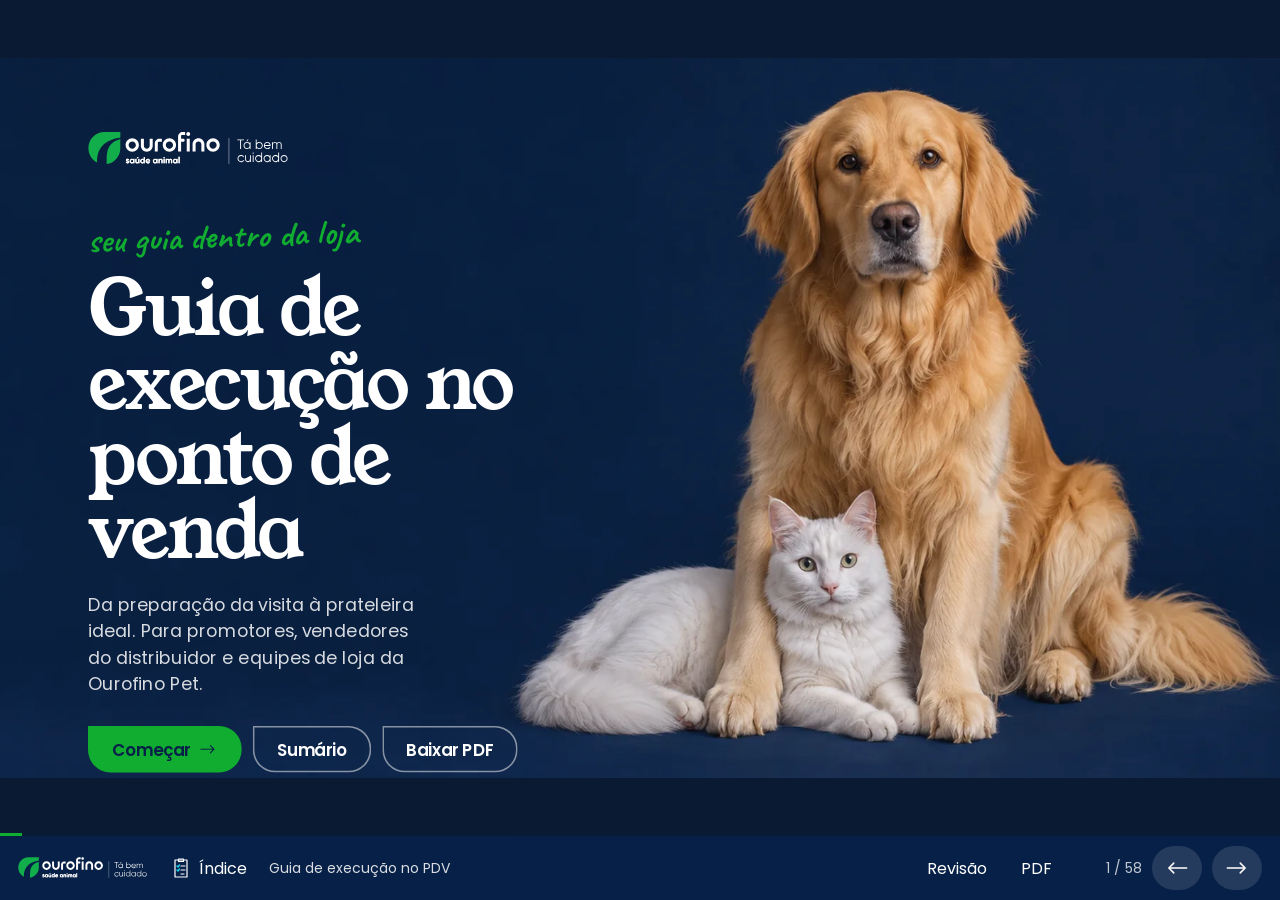
<file: versoes/2026-11-25_v7/index.html>
<!doctype html>
<html lang="pt-BR">
<head>
<meta charset="utf-8">
<meta name="viewport" content="width=device-width, initial-scale=1, viewport-fit=cover">
<title>Guia de Execução no PDV · Ourofino Pet</title>
<meta name="description" content="Guia de execução no ponto de venda da Ourofino Pet, para promotores, vendedores do distribuidor e equipes de loja.">
<meta name="theme-color" content="#072047">
<link rel="icon" href="assets/marca/favicon.png">
<link rel="preconnect" href="https://fonts.googleapis.com"><link rel="preconnect" href="https://fonts.gstatic.com" crossorigin>
<link href="https://fonts.googleapis.com/css2?family=Young+Serif&family=Poppins:ital,wght@0,400;0,500;0,600;0,700;1,400;1,500&family=Caveat:wght@600;700&display=swap" rel="stylesheet">
<style>/* estrutura do deck (independente da marca): palco 16:9 no computador, telas verticais no celular */
*{box-sizing:border-box}
html,body{margin:0;height:100%}
img{max-width:100%;display:block}
button{font:inherit;color:inherit;cursor:pointer}

/* barra de navegação fixa */
.nav{position:fixed;left:0;right:0;bottom:0;height:64px;z-index:30;display:flex;align-items:center;gap:10px;padding:0 18px;background:var(--nav-bg);color:var(--nav-tx)}
.nav-logo{height:22px;width:auto}
.nav-cap{flex:1;min-width:0;white-space:nowrap;overflow:hidden;text-overflow:ellipsis;font-size:14px;opacity:.85}
.nav-cont{font-variant-numeric:tabular-nums;font-size:14px;opacity:.75;min-width:68px;text-align:right}
.nav button{flex:none;white-space:nowrap;border:0;background:none;height:44px;min-width:44px;display:inline-flex;align-items:center;justify-content:center;gap:6px;border-radius:22px;padding:0 12px;color:inherit}
.nav button:hover{background:rgba(255,255,255,.1)}
.nav .seta-bt{background:rgba(255,255,255,.12)}
.nav [data-rev][aria-pressed="true"]{background:var(--amarelo);color:var(--navy)}
.nav .nav-r{display:none}
@media (min-width:900px){.nav .nav-r{display:inline}}
.prog{position:fixed;left:0;right:0;bottom:64px;height:3px;z-index:31;background:rgba(7,32,71,.12)}
.prog i{display:block;height:100%;width:0;background:var(--verde);transition:width .35s}

/* ---------- modo paisagem: palco escalado, um slide por vez */
.paisagem body{overflow:hidden;background:var(--fundo-palco)}
.paisagem .rolo{position:fixed;inset:0 0 64px 0;overflow:hidden}
.paisagem .palco{position:absolute;left:50%;top:50%;width:1600px;height:900px;transform:translate(-50%,-50%) scale(var(--esc,1));transform-origin:center}
.paisagem .slide{position:absolute;inset:0;width:1600px;height:900px;overflow:hidden;opacity:0;visibility:hidden;transition:opacity .45s ease,visibility 0s linear .45s,transform .45s cubic-bezier(.2,.7,.2,1);transform:translateX(28px)}
.paisagem .slide.antes{transform:translateX(-28px)}
.paisagem .slide.ativo{opacity:1;visibility:visible;transform:none;transition:opacity .45s ease,visibility 0s,transform .55s cubic-bezier(.2,.7,.2,1)}

/* ---------- modo retrato: cada slide é uma tela; rolagem com encaixe */
.retrato body{background:var(--fundo-palco)}
.retrato .rolo{height:100svh;overflow-y:auto;scroll-snap-type:y mandatory;padding-bottom:64px}
.retrato .palco{width:100%}
.retrato .slide{position:relative;min-height:calc(100svh - 64px);scroll-snap-align:start;overflow:hidden}

/* animação de entrada dos elementos marcados */
.js .slide [data-e]{opacity:0;transform:translateY(14px)}
.js .slide.viu [data-e]{animation:entra .7s cubic-bezier(.2,.7,.2,1) forwards;animation-delay:calc(var(--e,0) * .09s + .12s)}
@keyframes entra{to{opacity:1;transform:none}}
@media screen{.retrato .js .slide [data-e],.js.retrato .slide [data-e]{opacity:1;transform:none;animation:none}}
@media (prefers-reduced-motion:reduce){.js .slide [data-e]{opacity:1;transform:none;animation:none!important}.paisagem .slide{transition:none}}

/* índice */
.indice{position:fixed;inset:0;z-index:60;background:rgba(7,32,71,.55)}
.indice-painel{position:absolute;inset:0 auto 0 0;width:min(560px,94vw);background:var(--papel);overflow-y:auto;padding:28px 30px 40px;animation:entraEsq .3s cubic-bezier(.2,.7,.2,1)}
@keyframes entraEsq{from{transform:translateX(-24px);opacity:0}}

/* impressão: um slide por página, 16:9 */
@page{size:1600px 900px;margin:0}
@media print{
  .nav,.prog,.indice{display:none!important}
  html,body{height:auto;overflow:visible!important;background:#fff}
  .rolo{position:static!important;display:block!important;height:auto!important;overflow:visible!important;padding:0!important}
  .palco{position:static!important;left:auto!important;top:auto!important;transform:none!important;width:1600px!important;height:auto!important}
  .slide{position:relative!important;inset:auto!important;width:1600px!important;height:900px!important;min-height:0!important;opacity:1!important;visibility:visible!important;transform:none!important;break-after:page;page-break-after:always}
  .js .slide [data-e]{opacity:1!important;transform:none!important;animation:none!important}
  *{-webkit-print-color-adjust:exact;print-color-adjust:exact}
}

@media (max-width:760px){
  .nav{gap:4px;padding:0 8px}
  .nav-logo,.nav-cap,.seta-bt{display:none!important}
  .nav-cont{flex:1;text-align:center}
}

.ic{--tr:var(--navy);--ac:var(--verde);overflow:visible}
.ic .tr>*{stroke:var(--tr);stroke-width:2.4}
.ic .acs>*,.ic .acs g>*{stroke:var(--ac);stroke-width:2.8;fill:none}
.ic .acs circle.ac,.ic .acs .ac[d$="z"]{fill:var(--ac);fill-opacity:.18}
.slide.viu .ic .tr>*{stroke-dasharray:1;stroke-dashoffset:1;animation:icRisca .9s cubic-bezier(.6,.05,.3,1) forwards;animation-delay:calc(var(--d,0) * 1s + .25s)}
.slide.viu .ic .acs{opacity:0;animation:icAcento .5s cubic-bezier(.2,1.4,.4,1) forwards;animation-delay:calc(var(--d,0) * 1s + .85s);transform-origin:24px 24px;transform-box:view-box}
.slide.viu .ic .m-gira{transform-box:fill-box;transform-origin:center;animation:icGira 6s linear infinite 1.4s}
.slide.viu .ic .m-balanca{transform-box:view-box;transform-origin:24px 24px;animation:icBalanca 2.6s ease-in-out infinite 1.4s}
.slide.viu .ic .m-pulsa{transform-box:fill-box;transform-origin:center;animation:icPulsa 2.4s ease-in-out infinite 1.4s}
.slide.viu .ic .m-sobe{animation:icSobe 2.8s ease-in-out infinite 1.4s}
.slide.viu .ic .m-pisca{animation:icPisca 3.6s steps(1) infinite 1.6s}
.slide.viu .ic .m-varre{animation:icVarre 2.2s ease-in-out infinite 1.4s}
.slide.viu .ic .m-cresce{stroke-dasharray:30;stroke-dashoffset:30;animation:icCresce 1.2s ease-out forwards 1s}
@keyframes icRisca{to{stroke-dashoffset:0}}
@keyframes icAcento{from{opacity:0;transform:scale(.6)}to{opacity:1;transform:none}}
@keyframes icGira{to{transform:rotate(360deg)}}
@keyframes icBalanca{0%,100%{transform:rotate(-7deg)}50%{transform:rotate(7deg)}}
@keyframes icPulsa{0%,100%{transform:scale(1)}50%{transform:scale(1.18)}}
@keyframes icSobe{0%,100%{transform:translateY(0)}50%{transform:translateY(-2.5px)}}
@keyframes icPisca{0%,92%{opacity:1}94%{opacity:.1}96%{opacity:1}}
@keyframes icVarre{0%,100%{transform:translateX(0)}50%{transform:translateX(3px)}}
@keyframes icCresce{to{stroke-dashoffset:0}}
@media (prefers-reduced-motion:reduce){.slide.viu .ic *{animation:none!important;stroke-dashoffset:0!important;opacity:1!important}}
@media print{.ic *{animation:none!important;stroke-dashoffset:0!important;opacity:1!important}}
/* Guia Ourofino Pet v4 · visual dos slides (guia de marca Ourofino Saúde Animal v2.0, 2026)
   títulos Roca One -> Young Serif (gratuita, mais próxima); texto Gilroy -> Poppins (a mesma que o site da Ourofino usa)
   cores sólidas, sem degradê. Paisagem = palco 1600x900. Retrato = telas verticais (regras em @media screen .retrato) */
:root{
  --navy:#072047;--verde:#10AD31;--azul:#007CC1;--ciano:#20D5F2;--n1:#EFEFEF;--n2:#E0E1E3;--n3:#919AA9;--papel:#fff;--amarelo:#FFE07A;
  --f-tit:"Young Serif","Roca One",Georgia,serif;--f-txt:"Poppins","Gilroy",Arial,sans-serif;--f-mao:"Caveat","Segoe Print",cursive;
  --fundo-palco:#0b1a33;--nav-bg:#072047;--nav-tx:#fff;
}
body{font-family:var(--f-txt);color:var(--navy);-webkit-font-smoothing:antialiased}
.slide{background:var(--papel);color:var(--navy);font-size:25px;line-height:1.52}
.slide p{margin:0 0 .75em}
.slide strong{font-weight:600}
.slide a.xref{color:inherit;text-decoration:underline;text-decoration-color:var(--verde);text-decoration-thickness:3px;text-underline-offset:4px}
.tit{font:400 58px/1.08 var(--f-tit);letter-spacing:-.01em;margin:0 0 30px;color:inherit;max-width:16ch}
.nav-ic{width:24px;height:24px;--tr:#fff;--ac:var(--ciano)}
.seta-v{transform:scaleX(-1)}
.seta-bt .ic{width:26px;height:26px;--tr:#fff;--ac:#fff}
.nav .nav-c{display:inline;font-size:13px;font-weight:600}
@media (min-width:900px){.nav .nav-c{display:none}}
.nav-logo{filter:none}

/* cabeçalho e rodapé de página, como numa revista */
.cab{position:absolute;left:96px;top:44px;display:flex;align-items:baseline;gap:12px;font-size:16px;z-index:3}
.cab-n{font:400 26px/1 var(--f-tit);color:var(--verde)}
.cab-t{opacity:.62}
.pe{position:absolute;left:96px;right:96px;bottom:34px;display:flex;justify-content:space-between;font-size:14px;opacity:.5;z-index:3}

/* ---------------- capa do guia */
.capa-guia{background:var(--navy);color:#fff}
.cg-geo{position:absolute;right:56px;top:-30px;width:150px}
.geo svg{width:100%;height:100%}
.geo .a{fill:var(--verde)}.geo .b{fill:var(--azul)}
.geo svg{display:block;width:100%;height:auto}
.cg-pets{position:absolute;right:250px;bottom:0;height:820px;width:780px}
.cg-pet{position:absolute;bottom:0;height:auto}
.cg-pet.a{right:150px;height:780px;width:auto}
.cg-pet.b{right:-20px;height:430px;width:auto;bottom:-10px}
.cg-txt{position:absolute;left:110px;top:90px;width:700px}
.cg-logo{width:280px;height:auto;margin-bottom:64px}
.cg-manus{display:block;font:700 44px/1 var(--f-mao);color:var(--verde);transform:rotate(-3deg);transform-origin:left;margin-bottom:16px}
.capa-guia h1{font:400 84px/1 var(--f-tit);margin:0 0 26px;letter-spacing:-.02em}
.capa-guia p{font-size:23px;line-height:1.5;color:rgba(255,255,255,.82);max-width:34ch;margin:0 0 34px}
.cg-bts{display:flex;gap:14px;flex-wrap:wrap}
.bt{display:inline-flex;align-items:center;gap:10px;background:var(--verde);color:var(--navy);border:0;border-radius:0 28px 28px 28px;padding:17px 30px;font:600 21px/1 var(--f-txt);text-decoration:none}
.bt .ic{width:24px;height:24px;--tr:var(--navy);--ac:var(--navy)}
.bt.claro{background:transparent;color:#fff;box-shadow:inset 0 0 0 2px rgba(255,255,255,.5)}
.cg-ver{display:block;margin-top:34px;font-size:15px;color:rgba(255,255,255,.55)}

/* ---------------- capas de capítulo */
.capa-cap{color:var(--navy)}
.capa-cap.cor-navy{background:var(--navy);color:#fff}
.capa-cap.cor-verde{background:var(--verde)}
.capa-cap.cor-azul{background:var(--azul);color:#fff}
.capa-cap.cor-n1{background:var(--n1)}
.capa-cap.cor-branco{background:#fff}
.cc-txt{position:absolute;left:110px;bottom:110px;width:700px;z-index:4}
.cc-num{display:block;font:400 150px/.8 var(--f-tit);letter-spacing:-.04em;margin-bottom:26px}
.cc-parte{display:block;font-size:19px;opacity:.75;margin-bottom:6px}
.cc-manus{display:block;font:700 46px/1 var(--f-mao);transform:rotate(-3deg);transform-origin:left;margin:4px 0 14px}
.cc-tit{font:400 80px/1.02 var(--f-tit);letter-spacing:-.02em;margin:0 0 22px}
.cc-abre{font-size:23px;line-height:1.5;max-width:34ch;margin:0;opacity:.88}
.cor-navy .cc-num,.cor-navy .cc-manus{color:var(--verde)}
.cor-azul .cc-num{color:var(--navy)}.cor-azul .cc-manus{color:var(--ciano)}
.cor-verde .cc-num{color:#fff}.cor-verde .cc-manus{color:var(--navy)}
.cor-n1 .cc-num,.cor-branco .cc-num,.cor-n1 .cc-manus,.cor-branco .cc-manus{color:var(--verde)}

/* sangrada: foto do pet em fundo colorido ocupando a página; texto num bloco navy com um canto reto */
.v-sangrada{background:var(--navy)}
.cc-foto{position:absolute;inset:0}
.cc-foto .cc-img{width:100%;height:100%;object-fit:cover;object-position:var(--pos)}
.v-sangrada .cc-txt{left:0;bottom:0;width:820px;background:var(--navy);color:#fff;padding:70px 90px 80px 110px;border-radius:0 120px 0 0}
.v-sangrada .cc-num,.v-sangrada .cc-manus{color:var(--verde)}

/* recorte: pet recortado grande atravessando o número gigante */
.v-recorte .cc-pet-q{position:absolute;right:90px;bottom:0;height:860px;width:760px;display:flex;align-items:flex-end;justify-content:center;z-index:3}
.v-recorte .cc-pet{max-height:100%;width:auto;max-width:100%}
.v-recorte .cc-num{position:absolute;right:120px;top:40px;font-size:620px;line-height:.8;opacity:.16;z-index:0;margin:0}
.v-recorte .cc-txt{position:static}
.v-recorte .cc-txt>*:not(.cc-num){position:relative;z-index:4}
.v-recorte .cc-txt{display:block}
.v-recorte .cc-parte,.v-recorte .cc-manus,.v-recorte .cc-tit,.v-recorte .cc-abre{margin-left:110px;max-width:640px}
.v-recorte .cc-parte{margin-top:250px}

/* espiando: o gato espia por baixo da página */
.v-espiando .cc-pet-q{position:absolute;left:0;right:0;bottom:-6px;display:flex;justify-content:flex-end;padding-right:120px}
.v-espiando .cc-pet{width:760px;height:auto}
.v-espiando .cc-txt{top:120px;bottom:auto;width:880px}
.v-espiando .cc-num{color:var(--navy)}

/* tipográfica: título enorme e o pet passando na frente das letras */
.v-tipografica .cc-txt{left:110px;top:120px;bottom:auto;width:1380px}
.v-tipografica .cc-tit{font-size:150px;line-height:.92;max-width:11ch}
.v-tipografica .cc-pet-q{position:absolute;right:110px;bottom:0;height:640px;z-index:5;display:flex;align-items:flex-end}
.v-tipografica .cc-pet{height:100%;width:auto}
.v-tipografica .cc-num{display:inline-block;font-size:90px;margin-right:24px;vertical-align:top}
.v-tipografica .cc-abre{position:absolute;left:0;top:560px;width:560px}

/* folha: foto dentro da forma de folha do símbolo (três cantos redondos, um reto) */
.cc-folha{position:absolute;right:0;top:0;bottom:0;width:860px;overflow:hidden;border-radius:430px 0 0 430px}
.cc-folha .cc-img{width:100%;height:100%;object-fit:cover;object-position:var(--pos)}
.v-folha .cc-txt{width:640px}

/* dupla: duas áreas da loja, um pet em cada lado (cross) */
.cc-dupla{position:absolute;right:0;top:0;bottom:0;width:980px;display:grid;grid-template-columns:1fr 1fr}
.cc-lado{display:flex;align-items:flex-end;justify-content:center;overflow:hidden}
.cc-lado.a{background:var(--azul)}.cc-lado.b{background:var(--verde)}
.cc-lado .cc-pet{max-height:78%;width:auto;max-width:96%}
.v-dupla{background:var(--n1)}
.v-dupla .cc-txt{width:520px}
.v-dupla .cc-tit{font-size:68px}

/* geométrica: animais geométricos da marca + pet recortado */
.v-geometrica .cc-geo{position:absolute;right:56px;top:-60px;width:150px}
.v-geometrica .cc-pet-q{position:absolute;right:260px;bottom:0;height:820px;display:flex;align-items:flex-end}
.v-geometrica .cc-pet{height:100%;width:auto}

/* serafina */
.v-serafina .cc-sera{position:absolute;right:320px;bottom:0;height:860px;z-index:3}
.v-serafina .cc-sera-img{height:100%;width:auto}
.v-serafina .cc-geo{position:absolute;right:56px;top:-200px;width:150px}
.v-serafina .cc-pet2{position:absolute;right:70px;bottom:0;height:430px;z-index:4}
.v-serafina .cc-pet2 .cc-pet{height:100%;width:auto}

/* ---------------- conceito, porque, figura: texto à esquerda, visual à direita sangrando */
.s-conceito,.s-figura,.s-porque{display:block}
.col-txt{position:absolute;left:96px;top:110px;bottom:84px;width:760px;display:flex;flex-direction:column;justify-content:center;font-size:calc(25px * var(--fit,1))}
.col-txt .tit,.sf-fala .tit,.err-txt .tit{font-size:calc(58px * var(--fit,1))}
.col-txt .pratica{font-size:calc(22px * var(--fit,1))}
.sf-txt{font-size:calc(26px * var(--fit,1))!important}
.termo-def{font-size:calc(31px * var(--fit,1))!important}
.col-txt .txt{max-width:36ch}
.col-vis{position:absolute;right:0;top:0;bottom:0;width:660px;background:var(--n1);display:flex;align-items:center;justify-content:center;overflow:hidden}
.slide[data-vis="icone"] .col-vis{background:var(--n1)}
.ic-grande{display:block;width:300px;height:300px}
.ic-grande .ic{width:100%;height:100%}
.ic-grande .ic .tr>*{stroke-width:1.6}.ic-grande .ic .acs>*{stroke-width:1.9}
.slide[data-vis="sera"] .col-vis{background:#fff;align-items:flex-end}
.slide[data-vis="sera"] .sera{height:780px;width:auto}
.slide[data-fig="paisagem"] .col-txt{width:560px}
.slide[data-fig="paisagem"] .col-vis{width:900px;background:none}
.slide[data-fig="paisagem"] .col-vis .foto-q,.slide[data-fig="paisagem"] .col-vis .comp{width:100%;height:100%}
.slide[data-fig="retrato"] .col-vis{width:600px;background:none}
.col-vis .foto-q{position:relative;width:100%;height:100%}
.col-vis .foto-q>img{width:100%;height:100%;object-fit:cover}
.slide[data-fig="dg"] .col-txt{width:520px}
.slide[data-fig="dg"] .col-vis{width:960px;background:var(--n1);padding:60px 60px 60px 40px}
.dg-caixa{width:100%}
.dg-caixa .dg{background:none;padding:0}
.slide[data-fig="prod"] .col-vis{background:var(--n1)}
.slide[data-fig="ilu"] .col-vis{width:720px;background:var(--n1);align-items:flex-end}
.ilu{max-height:800px;max-width:100%;width:auto;height:auto}
.retrato .slide[data-fig="ilu"] .ilu{max-height:300px;margin:0 auto}
.prod img{max-width:440px;max-height:520px;width:auto;height:auto;filter:drop-shadow(0 24px 24px rgba(7,32,71,.16))}
.pratica{margin-top:16px;padding-top:18px;max-width:36ch;position:relative;font-size:22px;line-height:1.5}
.pratica::before{content:"";position:absolute;left:0;top:0;width:64px;height:3px;background:var(--verde)}
.pratica b{display:block;font-weight:600;color:var(--verde);font-size:19px;margin-bottom:4px}
.pratica p{margin:0}
.lembre{position:absolute;left:0;right:0;bottom:0;margin:0;padding:22px 96px 26px;background:var(--navy);color:#fff;font-size:21px;line-height:1.45;z-index:4}
.lembre b{color:var(--verde);font-weight:600;margin-right:6px}
.slide:has(.lembre) .pe{display:none}
.slide:has(.lembre) .col-txt{bottom:150px}
.ic-canto{position:absolute;right:96px;top:40px;width:72px;height:72px;z-index:3}
.ic-canto .ic{width:100%;height:100%}
.slide[data-fig] .ic-canto,.slide[data-vis] .ic-canto{display:none}

/* porque: o dado vira manchete */
.s-porque{background:var(--navy);color:#fff}
.s-porque .dado{position:absolute;left:96px;top:130px;width:620px}
.dado-n{display:block;font:400 210px/.9 var(--f-tit);color:var(--verde);letter-spacing:-.03em}
.dado-t{display:block;font-size:27px;line-height:1.4;margin-top:20px;max-width:24ch}
.dado-t.so{font-size:30px;line-height:1.4}
.fonte{font-size:15px;line-height:1.45;color:rgba(255,255,255,.6);margin-top:26px;max-width:42ch}
.s-porque .col-txt{left:800px;width:700px}
.s-porque .pratica::before{background:var(--ciano)}.s-porque .pratica b{color:var(--ciano)}
.s-porque .lembre{background:var(--verde);color:var(--navy)}.s-porque .lembre b{color:var(--navy)}
.s-porque .cab-n{color:var(--ciano)}

/* termo: definições sempre em azul (cor com função) */
.s-termo{background:var(--azul);color:#fff}
.termo-q{position:absolute;left:96px;top:150px;width:1150px}
.termo-r{display:block;font:700 40px/1 var(--f-mao);color:var(--ciano);margin-bottom:8px}
.termo-p{font:400 120px/1 var(--f-tit);margin:0 0 34px;letter-spacing:-.02em}
.termo-def{font-size:31px;line-height:1.45;max-width:40ch}
.s-termo .pratica{font-size:24px;max-width:48ch}.s-termo .pratica::before{background:var(--ciano)}.s-termo .pratica b{color:var(--ciano)}
.s-termo .ic-canto{width:160px;height:160px;top:140px;right:120px}
.s-termo .ic-canto .ic{--tr:#fff;--ac:var(--ciano)}
.s-termo .cab-n{color:var(--ciano)}

/* passos: sequência real, com linha que liga os números */
.s-passos .tit{position:absolute;left:96px;top:110px;max-width:22ch}
.passos{position:absolute;left:96px;right:96px;top:350px;list-style:none;margin:0;padding:0;display:grid;grid-template-columns:repeat(var(--n,4),1fr);gap:40px}
.s-passos[data-n="3"] .passos{--n:3}.s-passos[data-n="4"] .passos{--n:4}.s-passos[data-n="5"] .passos{--n:5}.s-passos[data-n="6"] .passos{--n:6;gap:26px}
.s-passos[data-n="7"] .passos,.s-passos[data-n="8"] .passos{--n:4;row-gap:40px;top:300px}
.passos li{position:relative;padding-top:86px}
.passos li::before{content:"";position:absolute;left:58px;right:-40px;top:28px;height:2px;background:var(--n2)}
.passos li:last-child::before{display:none}
.p-n{position:absolute;left:0;top:0;width:58px;height:58px;border-radius:0 29px 29px 29px;background:var(--navy);color:#fff;display:grid;place-items:center;font:400 30px/1 var(--f-tit)}
.p-ic{position:absolute;left:76px;top:-4px;width:64px;height:64px}
.p-ic .ic{width:100%;height:100%}
.passos b{display:block;font-weight:600;font-size:27px;line-height:1.25;margin-bottom:12px}
.p-t{display:block;font-size:22px;line-height:1.5;opacity:.85}
.s-passos .pratica{position:absolute;left:96px;bottom:110px;max-width:60ch}

/* comparar: página dividida */
.s-comparar .tit{position:absolute;left:96px;top:100px;max-width:24ch;z-index:2}
.cmp{position:absolute;left:0;right:0;top:300px;bottom:0;display:grid;grid-template-columns:1fr 1fr}
.cmp-l{padding:46px 96px 60px}
.cmp-l.mau{background:var(--n1)}
.cmp-l.bom{background:var(--verde)}
.cmp-l h4{display:flex;align-items:center;gap:14px;font:400 40px/1 var(--f-tit);margin:0 0 26px}
.cmp-l h4 .ic{width:46px;height:46px}
.cmp-l.mau .ic{--ac:var(--navy)}.cmp-l.bom .ic{--ac:var(--navy);--tr:var(--navy)}
.cmp-l ul{list-style:none;margin:0;padding:0}
.cmp-l li{padding:16px 0;border-top:1px solid rgba(7,32,71,.18);font-size:25px;line-height:1.4}
.cmp-fig{display:none}
.s-comparar:has(.cmp-fig .comp, .cmp-fig .foto-q) .cmp{left:0;right:auto;width:800px;grid-template-columns:1fr}

/* erro comum: Serafina chamando atenção */
.s-erro{background:var(--n1)}
.err-sera{position:absolute;left:90px;bottom:0;height:800px}
.err-sera .sera{height:100%;width:auto}
.err-txt{position:absolute;left:560px;top:120px;right:96px}
.err-r{display:block;font:700 40px/1 var(--f-mao);color:#C2392D;margin-bottom:8px}
.err-a,.err-b{max-width:44ch;margin-bottom:26px}
.err-a b,.err-b b{display:block;font-weight:600;font-size:20px;margin-bottom:4px}
.err-a b{color:#C2392D}.err-b b{color:var(--verde)}
.err-b{padding-top:22px;border-top:3px solid var(--verde)}

/* serafina falando */
.s-serafina{background:#fff}
.s-serafina[data-fundo="n1"]{background:var(--n1)}
.s-serafina[data-fundo="verde"]{background:var(--verde)}
.s-serafina[data-fundo="azul"]{background:var(--azul)}
.s-serafina[data-fundo="azul"] .sf-fala{background:#fff;color:var(--navy)}
.s-serafina[data-fundo="azul"] .cab,.s-serafina[data-fundo="azul"] .pe{color:#fff}
.s-serafina[data-fundo="verde"] .sf-nome{color:var(--ciano)}
.sf-img{position:absolute;bottom:0;height:820px}
.sf-img .sera{height:100%;width:auto}
.s-serafina[data-lado="esq"] .sf-img{left:120px}.s-serafina[data-lado="dir"] .sf-img{right:140px}
.sf-fala{position:absolute;top:150px;width:880px;background:var(--navy);color:#fff;padding:50px 60px 46px}
.s-serafina[data-lado="esq"] .sf-fala{left:620px;border-radius:0 70px 70px 70px}
.s-serafina[data-lado="dir"] .sf-fala{left:96px;border-radius:70px 0 70px 70px}
.sf-nome{display:block;font:700 38px/1 var(--f-mao);color:var(--verde);margin-bottom:12px}
.sf-fala .tit{font-size:46px;max-width:none;margin-bottom:18px}
.sf-txt{font-size:26px;line-height:1.5}
.sf-txt p:last-child{margin:0}

/* cards: itens lado a lado separados por filete, sem caixa */
.s-cards .tit{position:absolute;left:96px;top:100px;max-width:24ch}
.cards{position:absolute;left:96px;right:96px;top:310px;list-style:none;margin:0;padding:0;display:grid;grid-template-columns:repeat(3,1fr);gap:0}
.s-cards[data-n="2"] .cards{grid-template-columns:repeat(2,1fr)}
.s-cards[data-n="4"] .cards{grid-template-columns:repeat(4,1fr)}
.s-cards[data-n="5"] .cards,.s-cards[data-n="6"] .cards{grid-template-columns:repeat(3,1fr);top:280px;row-gap:34px}
.cards li{padding:0 34px 0 30px;border-left:2px solid var(--n2)}
.cards li:nth-child(3n+1){padding-left:0;border-left:0}
.s-cards[data-n="4"] .cards li{padding-left:28px;border-left:2px solid var(--n2)}.s-cards[data-n="4"] .cards li:first-child{padding-left:0;border-left:0}
.c-ic{display:block;width:64px;height:64px;margin-bottom:18px}
.c-ic .ic{width:100%;height:100%}
.cards b{display:block;font:400 30px/1.15 var(--f-tit);margin-bottom:10px}
.cards p{font-size:22px;line-height:1.5;margin:0;opacity:.88}
.s-cards[data-fig] .cards{right:620px;grid-template-columns:1fr 1fr!important;row-gap:30px}
.s-cards[data-fig] .cards li{padding-left:24px!important;border-left:2px solid var(--n2)!important}
.cards-fig{position:absolute;right:0;top:0;bottom:0;width:560px;background:var(--n1);display:flex;align-items:center;justify-content:center}

/* tabela */
.s-tabela .tit{margin:110px 0 0 96px}
.tab-q{position:absolute;left:96px;right:96px;top:290px}
.tab{width:100%;border-collapse:collapse;font-size:25px;line-height:1.4}
.tab th{text-align:left;font-weight:600;font-size:21px;padding:0 24px 16px 0;border-bottom:3px solid var(--navy);vertical-align:bottom}
.tab td{padding:20px 24px 20px 0;border-bottom:1px solid var(--n2);vertical-align:top}
.tab td:first-child{font-weight:600}

/* conversa */
.s-conversa{background:var(--n1)}
.cv-sera{position:absolute;left:96px;bottom:0;height:800px}.cv-sera .sera{height:100%;width:auto}
.cv-q{position:absolute;left:560px;right:96px;top:100px}
.conversa{display:flex;flex-direction:column;gap:14px}
.fala{max-width:78%}
.fala span{display:block;font-size:15px;opacity:.6;margin:0 0 4px 6px}
.fala p{margin:0;padding:18px 24px;background:#fff;font-size:24px;line-height:1.45;border-radius:0 26px 26px 26px}
.fala.eu{align-self:flex-end}.fala.eu span{text-align:right;margin-right:6px}
.fala.eu p{background:var(--navy);color:#fff;border-radius:26px 0 26px 26px}

/* teste */
.s-teste{background:var(--navy);color:#fff}
.ts-q{position:absolute;left:96px;top:120px;width:1000px}
.ts-r{display:block;font:700 38px/1 var(--f-mao);color:var(--ciano);margin-bottom:14px}
.ts-p{font:400 42px/1.2 var(--f-tit);margin:0 0 34px}
.ops{display:grid;gap:12px}
.op{display:grid;grid-template-columns:44px 1fr;gap:16px;align-items:center;text-align:left;background:rgba(255,255,255,.07);border:0;border-radius:0 18px 18px 18px;padding:18px 22px;color:#fff;font-size:23px;line-height:1.4}
.op:hover:not(:disabled){background:rgba(255,255,255,.14)}
.op-l{width:40px;height:40px;border-radius:0 20px 20px 20px;background:rgba(255,255,255,.14);display:grid;place-items:center;font-weight:600;font-size:17px}
.op.certa{background:var(--verde);color:var(--navy)}.op.certa .op-l{background:var(--navy);color:#fff}
.op.errada{background:#C2392D}.op.apagada{opacity:.4}
.teste-exp{margin-top:20px;font-size:20px;line-height:1.5;color:rgba(255,255,255,.9)}
.teste-exp a.xref{color:#fff}
.teste-res{color:var(--ciano)}
.ts-sera{position:absolute;right:110px;bottom:0;height:700px}.ts-sera .sera{height:100%;width:auto}

/* resumo: fecha o capítulo em verde, com o pet da capa */
.s-resumo{background:var(--verde)}
.rs-q{position:absolute;left:96px;top:120px;width:860px}
.rs{list-style:none;margin:0;padding:0}
.rs li{display:grid;grid-template-columns:52px 1fr;gap:12px;align-items:start;padding:16px 0;border-top:1px solid rgba(7,32,71,.22);font-size:26px;line-height:1.4}
.rs li .ic{width:40px;height:40px;--tr:var(--navy);--ac:var(--navy)}
.rs-img{position:absolute;right:80px;bottom:0;height:780px;width:600px;display:flex;align-items:flex-end;justify-content:center}
.rs-pet{max-height:100%;width:auto;max-width:100%}
.s-resumo .cab-n{color:var(--navy)}

/* sumário e trilhas */
.s-sumario .tit{position:absolute;left:96px;top:96px;font-size:72px}
.sm-col,.sm-ap{list-style:none;margin:0;padding:0;position:absolute;top:240px;width:560px}
.sm-col:nth-of-type(1){left:96px}.sm-col:nth-of-type(2){left:740px}
.sm-ap{left:96px;right:96px;width:auto;top:auto;bottom:70px;display:flex;gap:40px}
.sm-col a,.sm-ap a{display:grid;grid-template-columns:54px 1fr auto;align-items:baseline;gap:10px;padding:11px 0;border-bottom:1px solid var(--n2);color:inherit;text-decoration:none;font-size:22px}
.sm-ap a{grid-template-columns:1fr auto;border:0;font-weight:600}
.sm-col a:hover .sm-t,.sm-ap a:hover{color:var(--azul)}
.sm-n{font:400 30px/1 var(--f-tit);color:var(--verde)}
.sm-tp{font-size:15px;opacity:.55}
.s-trilhas{background:var(--n1)}
.tr-sera{position:absolute;right:60px;bottom:0;height:700px}.tr-sera .sera{height:100%;width:auto}
.tr-q{position:absolute;left:96px;top:100px;width:1060px}
.tr-g{display:grid;grid-template-columns:1fr 1fr;gap:34px 44px}
.tr h4{font:400 30px/1.1 var(--f-tit);margin:0 0 6px}
.tr p{font-size:18px;line-height:1.45;margin:0 0 10px;opacity:.8}
.tr-c{display:flex;flex-wrap:wrap;gap:6px}
.tr-c a{font-size:15px;color:var(--navy);text-decoration:none;background:#fff;padding:6px 12px;border-radius:0 14px 14px 14px}
.tr-c a:hover{background:var(--navy);color:#fff}

/* checklist, glossário e placar */
.ck-cab{position:absolute;left:96px;right:96px;top:96px;display:flex;justify-content:space-between;align-items:flex-end}
.ck-cab .tit{margin:0}
.ck-prog{display:flex;align-items:center;gap:14px;font-size:18px;margin:0}
.ck-prog i{width:200px;height:8px;background:var(--n2);display:inline-block}
.ck-prog i b{display:block;height:100%;width:0;background:var(--verde);transition:width .3s}
.ck-prog button{border:0;background:none;text-decoration:underline;font-size:16px;color:inherit}
.ck-lista{position:absolute;left:96px;right:96px;top:230px;columns:2;column-gap:70px}
.chk{display:grid;grid-template-columns:36px 1fr;gap:14px;align-items:start;padding:11px 0;border-bottom:1px solid var(--n2);font-size:21px;line-height:1.35;cursor:pointer;break-inside:avoid}
.chk input{position:absolute;opacity:0}
.chk-box{width:32px;height:32px;border:2px solid var(--navy);border-radius:0 12px 12px 12px;display:grid;place-items:center}
.chk-box .ic{width:24px;height:24px;opacity:0;--tr:#fff;--ac:#fff}
.chk input:checked+.chk-box{background:var(--verde);border-color:var(--verde)}
.chk input:checked+.chk-box .ic{opacity:1}
.chk input:focus-visible+.chk-box{outline:3px solid var(--ciano)}
.s-gloss .tit{position:absolute;left:96px;top:96px;font-size:64px}
.g-lista{position:absolute;left:96px;right:96px;top:220px;margin:0;columns:2;column-gap:70px}
.g-item{break-inside:avoid;padding:10px 0 12px;border-bottom:1px solid var(--n2)}
.g-item dt{font:400 25px/1.2 var(--f-tit);margin-bottom:4px}
.g-item dd{margin:0;font-size:17px;line-height:1.45}
.g-ex{display:block;font-size:15px;opacity:.65;margin-top:3px}
.s-placar{background:var(--navy);color:#fff}
.placar{position:absolute;left:96px;top:200px}
.placar span:first-child{display:block;font:700 40px/1 var(--f-mao);color:var(--ciano)}
.placar b{display:block;font:400 240px/1 var(--f-tit);color:var(--verde)}
.pl-txt{font-size:30px}
.pl-msg{position:absolute;left:96px;bottom:120px;width:640px;font-size:22px;line-height:1.5;color:rgba(255,255,255,.85)}
.pl-sera{position:absolute;right:160px;bottom:0;height:760px}.pl-sera .sera{height:100%;width:auto}

/* figuras: marcações, comparador */
.foto-q{position:relative}
.rot{position:absolute;inset:0;pointer-events:none;transition:opacity .3s}
.rot.off{opacity:0}
.pino{position:absolute;display:flex;align-items:center;gap:8px;transform:translate(-8px,-50%);max-width:48%}
.pino i{flex:none;width:16px;height:16px;border-radius:50%;background:var(--ciano);box-shadow:0 0 0 5px rgba(32,213,242,.35)}
.pino-txt{display:flex;flex-direction:column;align-items:flex-start}
.pino b,.pino small{background:var(--navy);color:#fff;padding:6px 11px;width:max-content;max-width:100%}
.pino b{font:600 16px/1.2 var(--f-txt);border-radius:0 10px 10px 0}
.pino small{font-size:13px;color:rgba(255,255,255,.85);border-radius:0 0 10px 10px}
.pino.esq{flex-direction:row-reverse;transform:translate(calc(-100% + 8px),-50%)}.pino.esq .pino-txt{align-items:flex-end}
.pino.acima{flex-direction:column-reverse;transform:translate(-50%,calc(-100% + 8px));gap:6px}
.pino.abaixo{flex-direction:column;transform:translate(-50%,-8px);gap:6px}
.pino.acima .pino-txt,.pino.abaixo .pino-txt{align-items:center}
.pino.x i{background:#C2392D;box-shadow:0 0 0 5px rgba(194,57,45,.35)}
.pino.ok i,.pino.q i{background:var(--verde);box-shadow:0 0 0 5px rgba(16,173,49,.35)}
.pino.p i{background:var(--n3)}
.rot-btn{position:absolute;right:16px;bottom:16px;border:0;background:#fff;color:var(--navy);font:600 14px/1 var(--f-txt);padding:10px 14px;border-radius:0 14px 14px 14px;z-index:5}
.comp{position:relative;width:100%;height:100%}
.comp-quadro{position:relative;--p:50%;width:100%;height:100%;overflow:hidden;user-select:none;touch-action:pan-y}
.comp-quadro img{width:100%;height:100%;object-fit:cover;display:block}
.comp-b{position:absolute;inset:0}.comp-a{position:absolute;inset:0;clip-path:inset(0 calc(100% - var(--p)) 0 0)}
.comp-range{position:absolute;inset:0;width:100%;height:100%;opacity:0;cursor:ew-resize;margin:0;z-index:6}
.comp-linha{position:absolute;top:0;bottom:0;left:var(--p);width:3px;background:#fff;transform:translateX(-1px);z-index:5;pointer-events:none}
.comp-linha span{position:absolute;top:50%;left:50%;transform:translate(-50%,-50%);width:56px;height:56px;border-radius:50%;background:#fff;display:grid;place-items:center}
.comp-linha .ic{width:30px;height:30px}
.comp-tag{position:absolute;top:20px;z-index:4;font:600 16px/1 var(--f-txt);padding:9px 14px;color:#fff;pointer-events:none}
.comp-tag.a{left:20px;background:#C2392D;border-radius:0 14px 14px 14px}.comp-tag.b{right:20px;background:var(--verde);color:var(--navy);border-radius:14px 0 14px 14px}

/* revisão */
.validar{display:none;position:absolute;right:30px;bottom:30px;width:420px;background:var(--amarelo);color:#3a2d00;padding:16px 20px;z-index:20;font-size:16px;line-height:1.45;border-radius:0 18px 18px 18px}
.validar b{display:block;font-size:14px;margin-bottom:4px}
.validar p{margin:0}
.revisao .validar{display:block}
.revisao .validar~.validar{bottom:auto;top:30px}

/* índice */
.indice-painel{color:var(--navy);font-family:var(--f-txt)}
.indice-painel h3{font:400 44px/1 var(--f-tit);margin:6px 0 20px}
.indice-painel ol{list-style:none;margin:0;padding:0}
.indice-painel li a{display:grid;grid-template-columns:44px 1fr;padding:12px 0;border-bottom:1px solid var(--n2);color:inherit;text-decoration:none;font-size:18px}
.indice-painel li a span{font:400 22px/1.2 var(--f-tit);color:var(--verde)}
.indice-painel li a.atual{color:var(--azul)}
.ind-x{position:absolute;right:16px;top:14px;border:0;background:none;font-size:34px;line-height:1;color:var(--navy)}
.ind-tr{display:inline-block;margin-top:22px;color:var(--azul);font-weight:600}
.fecha-fundo{position:absolute;inset:0}

/* =================== celular (retrato): cada slide recomposto na vertical =================== */
@media screen{
.retrato .slide{font-size:16.5px;line-height:1.55;padding:22px 20px 40px}
.retrato .slide>*{position:relative!important;left:auto!important;right:auto!important;top:auto!important;bottom:auto!important;width:auto!important;height:auto!important;transform:none!important}
.retrato .cab{display:flex;margin-bottom:14px;font-size:13px}.retrato .cab-n{font-size:20px}
.retrato .pe{display:none}
.retrato .tit{font-size:30px;max-width:none;margin-bottom:16px}
.retrato .col-txt{display:block!important;margin-bottom:22px}
.retrato .col-vis{margin:0 -20px;min-height:0;padding:24px 20px!important;max-height:none}
.retrato .slide[data-fig="paisagem"] .col-vis,.retrato .slide[data-fig="retrato"] .col-vis{padding:0!important;background:none}
.retrato .col-vis .foto-q>img{height:auto;max-height:62svh;object-fit:contain}
.retrato .slide[data-vis="icone"] .col-vis{padding:30px!important}
.retrato .ic-grande{width:150px;height:150px}
.retrato .slide[data-vis="sera"] .sera{height:300px}
.retrato .comp-quadro{height:auto;aspect-ratio:2/3}
.retrato .slide[data-fig="paisagem"] .comp-quadro{aspect-ratio:3/2}
.retrato .pratica{font-size:15.5px;max-width:none}.retrato .pratica b{font-size:14px}
.retrato .lembre{margin:20px -20px -40px;padding:16px 20px 20px;font-size:15px}
.retrato .ic-canto{display:none}
.retrato .dado-n{font-size:96px}.retrato .dado-t{font-size:18px}.retrato .dado-t.so{font-size:26px}
.retrato .s-porque .dado{margin-bottom:20px}
.retrato .termo-p{font-size:52px;margin-bottom:16px}.retrato .termo-r{font-size:26px}.retrato .termo-def{font-size:19px}
.retrato .passos{display:block;margin-top:10px}
.retrato .passos li{padding:0 0 18px 70px;min-height:58px}
.retrato .passos li::before{left:21px;right:auto;top:46px;bottom:4px;width:2px;height:auto}
.retrato .p-n{width:44px;height:44px;font-size:22px}
.retrato .p-ic{display:none}
.retrato .passos b{font-size:17px;margin-bottom:2px}.retrato .p-t{font-size:15px}
.retrato .s-passos .pratica{margin-top:6px}
.retrato .cmp{display:block;margin:0 -20px}
.retrato .cmp-l{padding:20px}.retrato .cmp-l h4{font-size:24px;margin-bottom:10px}.retrato .cmp-l h4 .ic{width:30px;height:30px}
.retrato .cmp-l li{font-size:15.5px;padding:10px 0}
.retrato .err-sera{float:right;height:170px!important;margin:-8px -10px 0 6px}
.retrato .err-sera .sera{height:170px}
.retrato .err-r{font-size:26px}
.retrato .err-a,.retrato .err-b{max-width:none}
.retrato .sf-img{float:right;height:260px!important;margin:0 -16px 0 0}
.retrato .sf-img .sera{height:260px}
.retrato .sf-fala{padding:22px 20px!important;border-radius:0 30px 30px 30px!important;clear:both}
.retrato .sf-nome{font-size:28px}.retrato .sf-fala .tit{font-size:24px}.retrato .sf-txt{font-size:16.5px}
.retrato .cards{display:block}
.retrato .cards li{padding:14px 0!important;border-left:0!important;border-top:1px solid var(--n2)}
.retrato .c-ic{width:44px;height:44px;margin-bottom:8px}
.retrato .cards b{font-size:20px}.retrato .cards p{font-size:15.5px}
.retrato .cards-fig{margin:16px -20px 0;padding:16px}
.retrato .tab-q{overflow-x:auto;margin:0 -20px;padding:0 20px}
.retrato .tab{font-size:14px;min-width:520px}
.retrato .cv-sera{float:right;height:160px!important;margin:-10px -12px 0 0}.retrato .cv-sera .sera{height:160px}
.retrato .fala{max-width:88%}.retrato .fala p{font-size:15.5px;padding:11px 14px}
.retrato .ts-p{font-size:24px}.retrato .ts-r{font-size:26px}.retrato .op{font-size:15.5px;padding:12px 14px}
.retrato .ts-sera{display:none}
.retrato .rs li{font-size:17px;grid-template-columns:36px 1fr}.retrato .rs li .ic{width:28px;height:28px}
.retrato .rs-img{height:240px!important;justify-content:flex-end;margin-top:10px}
.retrato .rs-pet{max-height:240px}
.retrato .sm-col,.retrato .sm-ap{position:static!important;width:auto!important;display:block}
.retrato .sm-col a{font-size:16px}.retrato .sm-n{font-size:22px}
.retrato .tr-g{display:block}.retrato .tr{margin-bottom:18px}.retrato .tr-sera{display:none}
.retrato .ck-cab{display:block}.retrato .ck-lista{columns:1}.retrato .chk{font-size:16px}
.retrato .g-lista{columns:1}
.retrato .placar b{font-size:120px}.retrato .pl-sera{height:260px!important;align-self:flex-end}.retrato .pl-sera .sera{height:260px}
.retrato .validar{position:relative!important;width:auto!important;margin-top:14px}
/* capas no celular: imagem em cima, texto embaixo */
.retrato .capa-guia,.retrato .capa-cap{padding:0!important;display:flex;flex-direction:column}
.retrato .cg-geo,.retrato .cc-geo{display:none}
.retrato .cg-pets{height:44svh!important;width:100%!important;position:relative!important;order:1;flex:none}
.retrato .cg-pet.a{position:absolute!important;height:100%;right:22%;bottom:0}
.retrato .cg-pet.b{position:absolute!important;height:56%;right:0;bottom:0}
.retrato .cg-txt{padding:24px 22px 40px;order:2}
.retrato .cg-logo{width:190px;margin-bottom:22px}
.retrato .capa-guia h1{font-size:40px}.retrato .cg-manus{font-size:30px}.retrato .capa-guia p{font-size:16.5px}
.retrato .bt{font-size:16px;padding:13px 20px}
.retrato .cc-foto,.retrato .cc-folha,.retrato .cc-dupla,.retrato .cc-pet-q,.retrato .cc-sera{position:relative!important;height:46svh!important;width:100%!important;border-radius:0!important;order:1;margin:0;padding:0}
.retrato .cc-folha{border-radius:0 0 0 46vw!important}
.retrato .cc-pet-q{display:flex;justify-content:center;align-items:flex-end}
.retrato .cc-pet,.retrato .cc-sera-img{max-height:100%;width:auto;max-width:100%}
.retrato .cc-pet2{position:absolute!important;right:10px!important;bottom:auto!important;top:28svh!important;height:18svh!important}
.retrato .cc-txt{order:2;padding:24px 22px 40px;background:inherit;border-radius:0!important;width:auto!important}
.retrato .cc-num{font-size:70px!important;position:static!important;opacity:1!important;margin-bottom:10px}
.retrato .cc-manus{font-size:30px}.retrato .cc-tit{font-size:38px!important}.retrato .cc-abre{font-size:16.5px;position:static!important;width:auto!important}
.retrato .v-recorte .cc-parte,.retrato .v-recorte .cc-manus,.retrato .v-recorte .cc-tit,.retrato .v-recorte .cc-abre{margin-left:0}
.retrato .v-recorte .cc-parte{margin-top:0}
.retrato .v-sangrada .cc-txt{padding-top:28px}
.retrato .v-espiando .cc-pet-q{padding:0;justify-content:center;order:3;height:30svh!important}
.retrato .v-espiando .cc-pet{width:100%;height:auto}
}

/* impressão: força o layout de paisagem */
@media print{.validar{display:none!important}.rot-btn,.comp-range{display:none!important}}

/* limites para o ajuste automático de texto */
.sf-fala{max-height:660px}.termo-q{max-height:690px}.err-txt{max-height:700px}.cv-q{max-height:720px}.ts-q{max-height:730px}.rs-q{max-height:700px}
@media screen{.retrato [data-fit]{max-height:none}}

/* slide com mais texto: coluna larga, visual estreito */
.slide[data-largo] .col-txt{width:1060px}
.slide[data-largo] .col-txt .txt,.slide[data-largo] .pratica{max-width:none;columns:auto}
.slide[data-largo] .col-txt .txt{column-count:2;column-gap:56px}
.slide[data-largo] .col-txt .txt p{break-inside:avoid}
.slide[data-largo] .col-vis{width:340px}
.slide[data-largo] .ic-grande{width:200px;height:200px}
@media screen{.retrato .slide[data-largo] .col-txt .txt{column-count:1}}

/* ---------- diagramas (vindos da v3, adaptados ao slide) */
.slide{--cinza:#556173;--cinza-2:#8A94A3;--linha:#DCE1E8;--papel-2:#F3F5F8;--verde-esc:#0A7F23;--tinta:var(--navy);--r:18px;--f-mono:var(--f-txt)}
/* ---------- diagramas */
.dg{background:var(--papel-2);border-radius:0 18px 18px 18px;padding:22px 16px}
.dg-svg{display:block;width:100%;height:auto;max-width:960px;margin:0 auto}
.dg-caminho{display:flex;flex-direction:column;align-items:stretch;gap:6px}
.cam-no{display:grid;grid-template-columns:64px 1fr;column-gap:14px;align-items:center;background:#fff;border-radius:0 18px 18px 18px;padding:12px 16px}
.cam-ic{grid-row:1 / span 2;width:60px;height:60px;border-radius:50%;border:1.5px solid var(--navy);display:grid;place-items:center;color:var(--navy)}
.cam-no b{font:600 20px/1.1 var(--f-tit);color:var(--navy)}
.cam-no small{font-size:14px;color:var(--cinza)}
.cam-seta{position:relative;height:34px;display:flex;align-items:center;padding-left:44px}
.cam-seta::before{content:"";position:absolute;left:45px;top:0;bottom:0;width:2px;background:var(--cinza-2)}
.cam-seta span{font:600 11px/1 var(--f-mono);letter-spacing:.08em;text-transform:uppercase;color:var(--cinza);margin-left:16px}
.cam-seta.destaque::before{background:var(--verde);width:3px}
.cam-seta.destaque span{color:#fff;background:var(--verde);padding:5px 8px;border-radius:999px}
@media (min-width:860px){
  .dg-caminho{flex-direction:row;align-items:center;padding:34px 26px}
  .cam-no{flex:0 0 172px;grid-template-columns:1fr;justify-items:center;text-align:center;padding:20px 12px;row-gap:6px}
  .cam-ic{grid-row:auto;width:78px;height:78px;margin-bottom:6px}
  .cam-seta{flex:1;height:auto;padding:0;justify-content:center;min-height:60px}
  .cam-seta::before{left:4px;right:10px;top:50%;bottom:auto;height:2px;width:auto}
  .cam-seta.destaque::before{height:3px;width:auto}
  .cam-seta::after{content:"";position:absolute;right:4px;top:50%;width:10px;height:10px;border-top:2px solid var(--cinza-2);border-right:2px solid var(--cinza-2);transform:translateY(-50%) rotate(45deg)}
  .cam-seta.destaque::after{border-color:var(--verde)}
  .cam-seta span{margin:0;position:relative;top:-20px}
}
.dg-visita{display:grid;gap:12px}
.vis-col{background:#fff;border-radius:0 18px 18px 18px;overflow:hidden}
.vis-cab{padding:14px 16px;color:#fff;display:flex;align-items:baseline;gap:10px;flex-wrap:wrap}
.vis-cab b{font:600 22px/1 var(--f-tit)}
.vis-cab small{font:500 11.5px/1.2 var(--f-mono);letter-spacing:.06em;text-transform:uppercase;opacity:.85}
.vis-0 .vis-cab{background:var(--azul)}.vis-1 .vis-cab{background:var(--verde-esc)}.vis-2 .vis-cab{background:var(--navy)}
.vis-col ol{list-style:none;margin:0;padding:8px 16px 12px}
.vis-col li{display:grid;grid-template-columns:30px 1fr;gap:6px;padding:8px 0;border-bottom:1px dashed var(--linha);font-size:15.5px;line-height:1.35;font-weight:600;color:var(--navy)}
.vis-col li:last-child{border:0}
.vis-col li span{font:500 12px/1.5 var(--f-mono);color:var(--cinza-2)}
@media (min-width:860px){.dg-visita{grid-template-columns:1fr 1.35fr 1fr;align-items:start}}
.dg-cbv{display:grid;gap:10px}
.cbv-degrau{background:#fff;border-radius:0 18px 18px 18px;padding:16px 18px 16px 72px;position:relative}
.cbv-degrau .cbv-l{top:10px}
.cbv-degrau b{display:block;font:700 17px/1.2 var(--f-txt);color:var(--navy)}
.cbv-degrau p{margin:4px 0 6px;font-size:15px;color:var(--cinza)}
.cbv-degrau em{font-style:normal;font-size:15px;color:var(--tinta);display:block;border-top:1px dashed var(--linha);padding-top:6px}
.cbv-degrau.d2{background:var(--navy)}.cbv-degrau.d2 b{color:#fff}.cbv-degrau.d2 p{color:rgba(255,255,255,.7)}.cbv-degrau.d2 em{color:#fff;border-color:rgba(255,255,255,.2)}.cbv-degrau.d2 .cbv-l{color:var(--ciano)}
.cbv-nota{grid-column:1 / -1;margin:4px 0 0;font:500 12px/1.4 var(--f-mono);color:var(--cinza)}
@media (min-width:860px){.dg-cbv{grid-template-columns:repeat(3,1fr);align-items:end}.cbv-degrau{padding:70px 18px 18px}.cbv-degrau.d1{margin-bottom:0;min-height:230px}.cbv-degrau.d0{min-height:200px}.cbv-degrau.d2{min-height:260px}}
.dg-tipos{display:grid;gap:10px}
.tipo{background:#fff;border-radius:0 18px 18px 18px;padding:18px;display:grid;grid-template-columns:auto 1fr;column-gap:14px;align-items:center}
.tipo-ic{grid-row:1 / span 2;display:flex;align-items:flex-end;gap:2px;color:var(--navy)}
.tipo-ic .ic+.ic{color:var(--verde)}
.tipo b{font:600 19px/1.2 var(--f-tit);color:var(--navy)}
.tipo small{font-size:14px;color:var(--cinza)}
@media (min-width:760px){.dg-tipos{grid-template-columns:repeat(3,1fr)}}
.dg-leg{display:grid;gap:10px 28px;margin:16px auto 0;max-width:960px;font-size:14.5px;color:var(--cinza)}
.dg-leg small{display:block;font-size:13.5px;margin-top:2px}
.leg-t{display:inline-flex;align-items:center;gap:8px;font-weight:700;color:var(--navy)}
.dg-leg i{display:inline-block;width:28px;height:0;border-top:3px solid var(--verde)}
.dg-leg i.l-ss{border-top:3px dashed var(--azul)}
.leg-lista{list-style:none;margin:6px 0 0;padding:12px 0 0;border-top:1px solid var(--linha);display:grid;gap:8px;grid-column:1 / -1}
.leg-lista li{display:grid;grid-template-columns:28px 1fr;align-items:start;gap:0 8px;color:var(--tinta);line-height:1.4}
.leg-lista li b{color:var(--navy)}
.leg-lista .n{grid-row:1 / span 2;width:24px;height:24px;border-radius:50%;display:grid;place-items:center;color:#fff;font:700 12.5px/1 var(--f-txt);background:var(--verde)}
.leg-lista .n.ss{background:var(--azul)}
@media (min-width:760px){.dg-leg{grid-template-columns:1fr 1fr}.leg-lista{grid-template-columns:1fr 1fr;column-gap:28px}}

.dg-rolagem{overflow-x:auto;-webkit-overflow-scrolling:touch}
.dg-dica-rol{display:none;margin:8px 0 0;font:500 11.5px/1.3 var(--f-mono);color:var(--cinza);text-align:center}
@media (max-width:700px){.dg-rolagem .planta{min-width:660px}.dg-dica-rol{display:block}}


.dg-caixa .dg{background:none;padding:0}
.paisagem .dg-caixa .dg-caminho,.paisagem .dg-caixa .dg-visita,.paisagem .dg-caixa .dg-cbv,.paisagem .dg-caixa .dg-tipos{zoom:1.25}
.dg-caixa .cam-no,.dg-caixa .vis-col,.dg-caixa .cbv-degrau,.dg-caixa .tipo{background:#fff}
.dg-caixa .cam-no b,.dg-caixa .vis-cab b,.dg-caixa .tipo b{font-family:var(--f-tit);font-weight:400}
.dg-caixa .cam-seta span,.dg-caixa .vis-cab small,.dg-caixa .vis-col li span,.dg-caixa .cbv-nota{font-family:var(--f-txt);letter-spacing:0;text-transform:none}
@media print{.dg-caixa .dg-caminho,.dg-caixa .dg-visita,.dg-caixa .dg-cbv,.dg-caixa .dg-tipos{zoom:1.25}}

/* capa lateral: foto vertical de um lado, sem nada por cima */
.v-lateral .cc-lat{position:absolute;top:0;bottom:0;width:860px;overflow:hidden}
.v-lateral[data-lado="dir"] .cc-lat{right:0}.v-lateral[data-lado="esq"] .cc-lat{left:0}
.v-lateral .cc-lat .cc-img{width:100%;height:100%;object-fit:cover;object-position:var(--pos)}
.v-lateral[data-lado="esq"] .cc-txt{left:auto;right:96px;width:600px}
.v-lateral[data-lado="dir"] .cc-txt{width:600px}
@media screen{.retrato .cc-lat{position:relative!important;height:52svh!important;width:100%!important;order:1}}

/* celular: tamanhos fixos, sem o ajuste automático do palco */
@media screen{
.retrato .slide .col-txt,.retrato .slide .col-txt .txt{font-size:16.5px!important}
.retrato .slide .col-txt .tit,.retrato .slide .sf-fala .tit,.retrato .slide .err-txt .tit,.retrato .slide .tit{font-size:28px!important}
.retrato .slide .col-txt .pratica{font-size:15.5px!important}
.retrato .slide .sf-txt{font-size:16.5px!important}
.retrato .slide .termo-def{font-size:18px!important}
.retrato .slide[data-largo] .col-txt .txt{column-count:1}
.retrato .s-cards[data-fig] .cards li{border-left:0!important;padding-left:0!important}
}

/* =================== v5 =================== */
/* botões na capa do capítulo */
.cc-bts{display:flex;gap:12px;flex-wrap:wrap;margin-top:30px}
.cc-bts .bt{background:var(--navy);color:#fff;font-size:19px;padding:15px 22px}
.cc-bts .bt .ic{--tr:#fff;--ac:var(--verde);width:22px;height:22px}
.cor-navy .cc-bts .bt,.cor-azul .cc-bts .bt{background:var(--verde);color:var(--navy)}
.cor-navy .cc-bts .bt .ic,.cor-azul .cc-bts .bt .ic{--tr:var(--navy);--ac:var(--navy)}

/* dica da Serafina: faixa verde no pé do slide, com o rosto dela */
.dica{position:absolute;left:0;right:0;bottom:0;margin:0;padding:22px 96px 26px 206px;background:var(--verde);color:var(--navy);font-size:21px;line-height:1.45;z-index:4;min-height:96px;display:flex;align-items:center}
.dica b{font-weight:700;margin-right:8px;white-space:nowrap}
.dica-av{position:absolute;left:96px;bottom:12px;width:84px;height:84px;border-radius:50%;background-color:#fff;background-repeat:no-repeat;background-size:230% auto;background-position:52% 3%;box-shadow:0 0 0 4px #fff}
.slide:has(.dica) .pe{display:none}
.slide:has(.dica) .col-txt{bottom:150px}
.fonte-p{font-size:14px;line-height:1.45;opacity:.6;margin:18px 0 0;max-width:52ch}

/* cards com seis itens: mais compactos */
.s-cards[data-n="6"] .cards{top:250px;row-gap:30px}
.s-cards[data-n="6"] .c-ic{width:50px;height:50px;margin-bottom:10px}
.s-cards[data-n="6"] .cards b{font-size:27px}
.s-cards[data-n="6"] .cards p{font-size:20px;line-height:1.45}
.s-cards:has(.dica) .cards{top:280px}

/* galeria de materiais */
.s-galeria .tit{position:absolute;left:96px;top:96px;max-width:none}
.gal{position:absolute;left:96px;right:96px;top:210px;bottom:70px;list-style:none;margin:0;padding:0;display:grid;grid-template-columns:repeat(3,1fr);grid-template-rows:1fr 1fr;gap:26px 40px}
.s-galeria[data-n="5"] .gal{grid-template-columns:repeat(5,1fr);grid-template-rows:1fr;gap:0 28px}
.s-galeria:has(.lembre,.dica) .gal{bottom:150px}
.gal li{display:flex;flex-direction:column;min-height:0}
.gal-img{flex:1 1 auto;min-height:0;overflow:hidden;border-radius:0 26px 26px 26px;background:var(--n1);margin-bottom:14px}
.gal-img img{width:100%;height:100%;object-fit:cover;display:block}
.gal b{font:400 27px/1.1 var(--f-tit);margin-bottom:6px}
.gal p{font-size:18px;line-height:1.45;margin:0;opacity:.88}
.s-galeria[data-n="6"] .gal-img{max-height:150px}
.s-galeria[data-n="5"] .gal-img{max-height:360px}

/* produtos heróis */
.s-produtos{background:var(--n1)}
.s-produtos .tit{position:absolute;left:96px;top:96px;max-width:none}
.prods{position:absolute;left:96px;right:96px;top:200px;bottom:70px;list-style:none;margin:0;padding:0;display:grid;grid-template-columns:repeat(var(--n,4),1fr);gap:28px}
.s-produtos[data-n="3"] .prods{--n:3;gap:40px}
.s-produtos:has(.lembre) .prods{bottom:140px}
.prods li{background:#fff;border-radius:0 30px 30px 30px;padding:22px 24px 24px;display:flex;flex-direction:column}
.pr-img{height:200px;display:flex;align-items:center;justify-content:center;margin-bottom:14px}
.pr-img img{max-height:100%;max-width:100%;width:auto;height:auto;filter:drop-shadow(0 16px 18px rgba(7,32,71,.14))}
.pr-tag{align-self:flex-start;font-size:14px;font-weight:600;background:var(--azul);color:#fff;padding:5px 12px;border-radius:0 12px 12px 12px;margin-bottom:8px}
.pr-nome{font:400 32px/1.05 var(--f-tit);margin-bottom:8px}
.pr-desc{font-size:17px;line-height:1.45;margin:0 0 12px}
.pr-frase{margin:auto 0 0;padding-top:12px;border-top:3px solid var(--verde);font-size:17px;line-height:1.4;font-style:italic}
.pr-frase span{display:block;font-style:normal;font-weight:600;font-size:14px;color:var(--verde);margin-bottom:2px}
.s-produtos[data-n="3"] .pr-img{height:230px}
.s-produtos[data-n="3"] .pr-desc,.s-produtos[data-n="3"] .pr-frase{font-size:19px}

/* checklist num slide só, em três colunas */
.s-checklist{background:#fff}
.ck3{position:absolute;left:96px;right:96px;top:220px;bottom:70px;display:grid;grid-template-columns:1fr 1.15fr 1fr;gap:0 50px}
.ck-col h4{font:400 34px/1 var(--f-tit);margin:0 0 10px;padding-bottom:12px;border-bottom:3px solid var(--navy)}
.ck-col:nth-child(2) h4{border-color:var(--verde)}.ck-col:nth-child(3) h4{border-color:var(--azul)}
.ck3 .chk{font-size:18.5px;padding:9px 0;grid-template-columns:32px 1fr;gap:12px}
.ck3 .chk-box{width:28px;height:28px}

/* teste final num slide só: uma pergunta por vez */
.s-quiz{background:var(--navy);color:#fff}
.qz-q{position:absolute;left:96px;top:96px;width:1020px;bottom:70px}
.qz-cab{display:flex;align-items:baseline;gap:24px;margin-bottom:20px}
.qz-cab .ts-r{margin:0}
.qz-cont{font-size:18px;opacity:.75}
.qz-dots{display:flex;gap:6px;margin-left:auto;align-self:center}
.qz-dots i{width:22px;height:6px;background:rgba(255,255,255,.2);border-radius:3px}
.qz-dots i.feito{background:var(--ciano)}.qz-dots i.ok{background:var(--verde)}.qz-dots i.atual{background:#fff}
.qz-item{display:none}.qz-item.atual{display:block}
.qz-item .ts-p{font-size:38px;margin-bottom:28px}
.qz-n{color:var(--verde)}
.qz-prox{margin-top:22px}
.qz-prox .ic{width:22px;height:22px}
.qz-fim{padding-top:40px}
.qz-fim-r{display:block;font:700 40px/1 var(--f-mao);color:var(--ciano)}
.qz-fim b{display:inline-block;font:400 220px/1 var(--f-tit);color:var(--verde);margin-right:18px}
.qz-fim-t{font-size:32px}
.qz-fim p{font-size:22px;line-height:1.5;max-width:40ch;color:rgba(255,255,255,.85)}
.s-quiz .ts-sera.fim{display:none}
.s-quiz.terminou .ts-sera{display:none}.s-quiz.terminou .ts-sera.fim{display:block}
.s-quiz .ts-sera{right:60px}

/* sumário de uma página */
.s-sumario .sm-col{top:230px;width:560px}
.s-sumario .sm-col:nth-of-type(2){left:720px}
.sm-col a{grid-template-columns:54px 1fr auto}
.sm-fecha{position:absolute;left:96px;right:420px;bottom:80px;display:flex;align-items:baseline;gap:30px}
.sm-fecha b{font:400 26px/1 var(--f-tit);white-space:nowrap}
.sm-fecha .sm-ap{position:static;display:flex;gap:34px;list-style:none;margin:0;padding:0}
.sm-fecha .sm-ap a{display:flex;gap:10px;align-items:baseline;font-size:20px;font-weight:600;color:inherit;text-decoration:none;border:0;padding:0}
.sm-sera{position:absolute;right:40px;bottom:0;height:640px}.sm-sera .sera{height:100%;width:auto}
.s-sumario .sm-col{width:520px}

/* contracapa */
.s-contra{background:var(--navy);color:#fff}
.ct-geo{position:absolute;right:56px;top:-200px;width:150px}
.ct-sera{position:absolute;right:330px;bottom:0;height:820px;z-index:3}.ct-sera-img{height:100%;width:auto}
.ct-pet{position:absolute;right:70px;bottom:0;height:420px;z-index:4}.ct-pet-img{height:100%;width:auto}
.ct-txt{position:absolute;left:110px;top:110px;width:700px}
.s-contra h2{font:400 96px/1 var(--f-tit);margin:0 0 24px;letter-spacing:-.02em}
.ct-p p{font-size:23px;line-height:1.5;color:rgba(255,255,255,.85);max-width:34ch;margin:0 0 34px}

@media screen{
.retrato .cc-bts .bt{font-size:15px;padding:11px 16px}
.retrato .dica{margin:20px -20px -40px;padding:16px 20px 20px 96px;font-size:15px;display:block;min-height:0}
.retrato .dica-av{position:absolute!important;left:20px;top:14px;bottom:auto;width:56px;height:56px}
.retrato .dica b{white-space:normal}
.retrato .gal,.retrato .prods,.retrato .ck3{display:block}
.retrato .gal li{margin-bottom:22px}
.retrato .gal-img{height:46vw;max-height:none!important;flex:none}
.retrato .gal b{font-size:21px}.retrato .gal p{font-size:15.5px}
.retrato .s-produtos .prods li{margin-bottom:16px;padding:16px 18px}
.retrato .pr-img{height:150px!important}
.retrato .pr-nome{font-size:24px}.retrato .pr-desc,.retrato .pr-frase{font-size:15.5px!important}
.retrato .ck-col{margin-bottom:20px}.retrato .ck-col h4{font-size:24px}.retrato .ck3 .chk{font-size:16px}
.retrato .qz-q{width:auto!important}
.retrato .qz-cab{flex-wrap:wrap;gap:10px}
.retrato .qz-item .ts-p{font-size:21px}
.retrato .qz-fim b{font-size:110px}.retrato .qz-fim-t{font-size:22px}.retrato .qz-fim p{font-size:16px}
.retrato .s-quiz .ts-sera{display:none!important}
.retrato .sm-fecha{display:block}.retrato .sm-fecha .sm-ap{display:block}.retrato .sm-fecha .sm-ap a{padding:8px 0;font-size:16px}
.retrato .sm-sera{display:none}
.retrato .s-contra{padding:0!important;display:flex;flex-direction:column}
.retrato .ct-geo{display:none}
.retrato .ct-sera{height:44svh!important;order:1;display:flex;justify-content:center}
.retrato .ct-sera-img{height:100%}
.retrato .ct-pet{position:absolute!important;right:10px!important;top:26svh!important;bottom:auto!important;height:18svh!important}
.retrato .ct-txt{order:2;padding:24px 22px 40px}
.retrato .s-contra h2{font-size:42px}.retrato .ct-p p{font-size:16.5px}
}
@media print{
.s-quiz .qz-item{display:block!important;margin-bottom:0}
.s-quiz .qz-lista{display:grid;grid-template-columns:repeat(3,1fr);gap:22px 34px}
.s-quiz .qz-q{width:auto;right:96px}
.s-quiz .qz-item .ts-p{font-size:17px;line-height:1.3;margin-bottom:10px}
.s-quiz .op{font-size:14px;padding:6px 10px;grid-template-columns:28px 1fr;gap:8px}
.s-quiz .op-l{width:26px;height:26px;font-size:12px}
.s-quiz .ops{gap:6px}
.s-quiz .teste-exp,.s-quiz .qz-prox,.s-quiz .qz-fim,.s-quiz .ts-sera,.s-quiz .qz-dots,.s-quiz .qz-cont{display:none!important}
}

/* ajustes da revisão v5 */
.v-folha .cc-tit{font-size:66px}
.v-folha .cc-txt{width:600px}
.gal{top:190px;bottom:56px}
.s-galeria[data-n="6"] .gal-img{max-height:none}
.s-cards[data-n="6"] .c-ic{width:56px;height:56px}
.s-cards[data-n="6"] .cards p{font-size:21px}
.s-cards[data-n="5"] .cards{grid-template-columns:repeat(5,1fr);top:300px}
.s-cards[data-n="5"] .cards li{padding-left:26px;border-left:2px solid var(--n2)}.s-cards[data-n="5"] .cards li:first-child{padding-left:0;border-left:0}
.s-cards[data-n="5"] .cards li:nth-child(3n+1):not(:first-child){padding-left:26px;border-left:2px solid var(--n2)}
.s-cards[data-n="5"] .cards b{font-size:28px}.s-cards[data-n="5"] .cards p{font-size:20px}
.slide:has(.lembre) .cmp,.slide:has(.dica) .cmp{bottom:78px}
.cmp-l{padding-top:38px}
.cmp-l li{font-size:23px;padding:13px 0}
.dg-caixa .cbv-degrau.d2{background:var(--navy)}
.slide[data-fig="dg"] .col-vis{padding:44px 60px 44px 40px}
.s-sumario .sm-col a{font-size:25px;padding:16px 0}
.s-sumario .sm-n{font-size:34px}
.s-sumario .sm-tp{font-size:16px}
@media screen{.retrato .s-sumario .sm-col a{font-size:16px;padding:10px 0}.retrato .s-cards[data-n="5"] .cards li{border-left:0!important;padding-left:0!important}}
.gal{grid-template-rows:repeat(2,minmax(0,1fr))}
.s-galeria[data-n="5"] .gal{grid-template-rows:minmax(0,1fr)}
.gal-img{flex:1 1 0}
.slide[data-fig="dg"] .col-txt{width:560px}
@media screen{.retrato .gal{display:block}}
.gal{top:180px;bottom:74px}
[hidden]{display:none!important}
@media screen{
.retrato .s-cards .cards b{font-size:20px!important}
.retrato .s-cards .cards p{font-size:15.5px!important}
.retrato .s-cards .c-ic{width:44px!important;height:44px!important}
}

/* ================================================================
   Guia Ourofino Pet v6 · diagramação de livro
   Cada slide é uma página com composição própria (classe L-<layout>).
   Grade: 1600 x 900, margens de 96 px, cabeço no alto, fólio no canto externo.
   ================================================================ */
.lv{background:#fff;color:var(--navy);font:400 22px/1.55 var(--f-txt);overflow:hidden}
.lv.t-n1{background:#F1F2F3}
.lv.t-navy{background:var(--navy);color:#fff}
.lv .z{position:absolute}
.lv .zf{overflow:hidden;margin:0}
.lv figure{margin:0}

/* cabeço e fólio, como num livro */
.rh{position:absolute;left:96px;right:96px;top:38px;display:flex;justify-content:space-between;font-size:13px;letter-spacing:.02em;color:#6B7585;z-index:6}
.t-navy .rh{color:rgba(255,255,255,.55)}
.fo{position:absolute;bottom:30px;font:400 20px/1 var(--f-tit);z-index:6}
.fo b{font-weight:400}
.pg-par .fo{left:96px}.pg-impar .fo{right:96px}

/* tipografia */
.h2{font:400 60px/1.04 var(--f-tit);letter-spacing:-.015em;margin:0 0 26px;text-wrap:balance}
.kick{display:block;font:700 34px/1 var(--f-mao);color:var(--verde);margin:0 0 12px;transform:rotate(-1.5deg);transform-origin:left}
.lead{font-size:24px;line-height:1.5;margin:0 0 20px;color:#3A4A63}
.txt p{margin:0 0 .8em}
.txt p:last-child{margin-bottom:0}
.col2{columns:2;column-gap:52px}
.col2 p{break-inside:avoid}
.capitular>p:first-child::first-letter{float:left;font:400 122px/.8 var(--f-tit);color:var(--verde);padding:12px 14px 0 0}
.leg{font-size:15px;line-height:1.45;color:#556173;margin:14px 0 0}
.leg b{font-weight:600;color:var(--navy);margin-right:6px}
.leg.sobre{position:absolute;left:24px;bottom:24px;max-width:430px;margin:0;background:#fff;padding:12px 16px;border-radius:0 16px 16px 16px;z-index:3}
.nf{font-size:13.5px;line-height:1.45;color:#6B7585;margin:18px 0 0;max-width:62ch}
.t-navy .nf{color:rgba(255,255,255,.55)}
.lv sup{font-size:.55em;line-height:0;vertical-align:super}
.lb{font-size:19px;line-height:1.5;margin:20px 0 0;font-style:italic;color:#3A4A63}
.lb b{font-style:normal;font-weight:600;color:#0A7F23;margin-right:4px}
.np{font-size:18.5px;line-height:1.5;margin:20px 0 0;padding-top:14px;border-top:2px solid var(--verde);max-width:54ch}
.np b{font-weight:600}
.ft{display:block;width:100%;height:100%;object-fit:cover}
.falta{display:grid;place-items:center;background:#DADDE2;color:#7a8291;font-size:14px}
.ic-s .ic,.lg-ic .ic,.tr-ic .ic,.qt-ic .ic,.es-ic .ic,.cz-ic .ic{width:100%;height:100%}

/* dica da Serafina como nota de margem */
.sf-nota{display:grid;grid-template-columns:70px 1fr;gap:16px;align-items:center;background:#fff;color:var(--navy);padding:16px 22px 16px 16px;border-radius:0 24px 24px 24px;box-shadow:inset 0 0 0 2px var(--verde);font-size:16.5px;line-height:1.45}
.sf-nota b{display:block;font:700 27px/1 var(--f-mao);color:#0A7F23;margin-bottom:4px}
.sf-nota p{margin:0}
.sf-av{width:70px;height:70px;border-radius:50%;background-color:#E6F5E9;background-size:230% auto;background-position:52% 3%;background-repeat:no-repeat}

/* ---------------- capa do guia e contracapa: foto sangrada, texto no espaço vazio da foto */
.capa-guia,.contracapa{background:var(--fundo);color:#fff}
.capa-guia .cg-f,.contracapa .cg-f{inset:0}
.cg-t{left:110px;top:92px;width:640px;z-index:3}
.cg-logo{display:block;width:250px;height:auto;margin-bottom:72px}
.cg-kick{display:block;font:700 44px/1 var(--f-mao);color:var(--verde);transform:rotate(-2deg);transform-origin:left;margin-bottom:16px}
.capa-guia h1,.contracapa h1{font:400 96px/.97 var(--f-tit);letter-spacing:-.028em;margin:0 0 28px}
.capa-guia p,.contracapa p{font-size:22px;line-height:1.5;color:rgba(255,255,255,.84);max-width:33ch;margin:0 0 36px}
.cg-bts{display:flex;gap:14px;flex-wrap:wrap}
.cg-ver{display:block;margin-top:44px;font-size:14px;color:rgba(255,255,255,.5)}

/* ---------------- capas de capítulo */
.capa{background:var(--fundo)}
.capa .cc-f{inset:0}
.capa.cor-claro{color:#fff}.capa.cor-escuro{color:var(--navy)}
.capa .cc-t{z-index:3;width:600px}
.cc-num{display:block;font:400 120px/.8 var(--f-tit);letter-spacing:-.03em;margin-bottom:30px}
.num-contorno .cc-num{color:transparent;-webkit-text-stroke:2px currentColor;font-size:180px}
.num-linha .cc-num{display:inline-block;font-size:34px;padding-bottom:12px;border-bottom:3px solid currentColor;margin-bottom:40px}
.num-filete .cc-num{font-size:110px;color:var(--verde)}
.cc-gig{font:400 600px/.8 var(--f-tit);letter-spacing:-.06em;z-index:1;pointer-events:none}
.cc-cap{display:block;font-size:17px;letter-spacing:.02em;opacity:.8;margin-bottom:10px}
.cc-kick{display:block;font:700 46px/1 var(--f-mao);margin:0 0 14px;transform:rotate(-2deg);transform-origin:left}
.cc-tit{font:400 86px/.98 var(--f-tit);letter-spacing:-.022em;margin:0 0 24px;text-wrap:balance}
.cc-abre{font-size:21.5px;line-height:1.5;margin:0;max-width:36ch;opacity:.92}
.cc-bts{display:flex;gap:12px;flex-wrap:wrap;margin-top:30px}
.cc-bts .bt{background:var(--navy);color:#fff;font-size:18px;padding:14px 22px}
.cc-bts .bt .ic{--tr:#fff;--ac:var(--verde);width:22px;height:22px}
.lado-dir .cc-t{right:110px;top:150px}
.lado-esq .cc-t{left:110px;top:150px}
.lado-topo-esq .cc-t{left:110px;top:96px;width:820px}
.lado-topo-centro .cc-t{left:300px;right:300px;width:auto;top:84px;text-align:center}
.lado-topo-centro .cc-abre{margin:0 auto}
.lado-topo-centro .cc-kick{transform-origin:center}
/* ajustes de cada capa */
.cap-01 .cc-gig{right:60px;top:-90px;color:#E2E0DB}
.cap-01 .cc-kick{color:#0A7F23}
.cap-02 .cc-tit{font-size:120px}.cap-02 .cc-kick{color:#fff}.cap-02 .cc-abre{max-width:44ch}
.cap-03 .cc-kick{color:var(--ciano)}
.cap-04 .cc-kick{color:var(--azul)}.cap-04 .cc-tit{font-size:104px}
.cap-05 .cc-kick{color:var(--azul)}
.cap-06 .cc-gig{right:70px;top:-70px;color:var(--verde)}.cap-06 .cc-kick{color:var(--verde)}
.cap-07 .cc-kick{color:var(--verde)}
.cap-08 .cc-kick{color:#fff}
.cap-10 .cc-gig{left:60px;bottom:-110px;color:rgba(255,255,255,.14)}.cap-10 .cc-kick{color:var(--ciano)}.cap-10 .cc-t{top:120px}
.cap-09 .cc-kick{color:var(--azul)}.cap-09 .cc-abre{max-width:34ch}

/* ---------------- abertura: o nome da Serafina gigante, ela na frente das letras */
.prefacio .pf-nome{left:46px;top:150px;font:400 340px/1 var(--f-tit);letter-spacing:-.045em;color:#fff;white-space:nowrap;z-index:1}
.prefacio .pf-kick{left:66px;top:96px;font:700 76px/1 var(--f-mao);color:var(--verde);transform:rotate(-4deg);z-index:3}
.prefacio .pf-sera{right:250px;bottom:0;height:880px;z-index:2}
.pf-img{height:100%;width:auto}
.prefacio .pf-t{left:96px;bottom:90px;width:560px;z-index:3}
.pf-cap{display:block;font-size:15px;color:rgba(255,255,255,.55);margin-bottom:12px}
.pf-t p{font-size:22px;line-height:1.55;margin:0;color:rgba(255,255,255,.88)}
.prefacio .pf-geo{right:56px;top:-200px;width:150px}

/* ---------------- carta da Serafina */
.L-carta .ca-aspas{left:50px;top:20px;font:400 460px/1 var(--f-tit);color:#E8F5EA;z-index:0}
.L-carta .ca-q{left:96px;top:110px;width:900px;z-index:2}
.L-carta .txt{font-size:21.5px;line-height:1.62}
.ca-ass{font:700 58px/1 var(--f-mao);color:#0A7F23;margin:30px 0 0}
.ca-ass small{display:block;font:400 15px/1.4 var(--f-txt);color:#556173;margin-top:8px}
.L-carta .ca-ret{right:96px;top:110px;width:420px;height:700px}
.ca-folha{width:100%;height:100%;background:var(--verde);border-radius:210px 210px 210px 0;overflow:hidden;display:flex;align-items:flex-end;justify-content:center}
.ca-img{height:96%;width:auto}

/* ---------------- como usar: coluna navy + legenda em duas colunas */
.L-legenda .lg-lado{left:0;top:0;bottom:0;width:560px;background:var(--navy);color:#fff;padding:118px 70px 0 96px;box-sizing:border-box}
.L-legenda .rh span:first-child{color:rgba(255,255,255,.55)}
.L-legenda.pg-par .fo{color:#fff}
.L-legenda .lead{color:rgba(255,255,255,.8);font-size:21px}
.lg-sera{position:absolute;left:96px;bottom:0;height:360px}.lg-img{height:100%;width:auto}
.lg-l{left:640px;right:96px;top:120px;bottom:96px;list-style:none;margin:0;padding:0;display:grid;grid-template-columns:1fr 1fr;grid-template-rows:repeat(3,1fr);gap:0 56px}
.lg-l li{position:relative;border-top:1px solid #D5DAE1;padding:24px 0 0 70px}
.lg-ic{position:absolute;left:0;top:26px;width:48px;height:48px}
.lg-l b{display:block;font:400 28px/1.15 var(--f-tit);margin-bottom:8px}
.lg-l p{font-size:17.5px;line-height:1.5;margin:0;color:#3A4A63}

/* ---------------- sumário com pontilhado */
.L-sumario .sm-f{left:0;top:0;bottom:0;width:520px}
.sm-q{left:620px;right:96px;top:80px}
.sm-h{font-size:88px;margin-bottom:20px}
.sm-l,.sm-fecha ol{list-style:none;margin:0;padding:0}
.sm-l a,.sm-fecha a{display:flex;align-items:baseline;gap:16px;color:inherit;text-decoration:none;padding:9px 0}
.sm-n{width:42px;flex:none;font:400 34px/1 var(--f-tit);color:var(--verde)}
.sm-t{font:400 27px/1.2 var(--f-tit)}
.sm-dots{flex:1;min-width:30px;border-bottom:2px dotted #B8C0CC;transform:translateY(-6px)}
.sm-p{font-size:17px;color:#556173;font-variant-numeric:tabular-nums}
.sm-l a:hover .sm-t,.sm-fecha a:hover .sm-t{color:var(--azul)}
.sm-fecha{margin-top:18px;padding-top:14px;border-top:2px solid var(--navy);display:grid;grid-template-columns:180px 1fr;gap:12px}
.sm-fecha b{font:700 32px/1 var(--f-mao);color:#0A7F23;padding-top:6px}
.sm-fecha a{padding:4px 0}.sm-fecha .sm-t{font:500 19px/1.3 var(--f-txt)}

/* ---------------- lista com foto sangrada (antes de sair) */
.L-lista-foto .lf-f{left:0;top:0;bottom:0;width:700px}
.lf-q{left:790px;right:96px;top:104px}
.L-lista-foto .h2{font-size:54px}
.lf-l{list-style:none;margin:0;padding:0}
.lf-l li{display:grid;grid-template-columns:62px 1fr;padding:12px 0;border-top:1px solid #DDE2E8}
.lf-n{font:400 44px/1 var(--f-tit);color:var(--verde)}
.lf-l p{margin:0;font-size:18px;line-height:1.5;color:#3A4A63}
.lf-l p b{color:var(--navy);font-weight:600}
.lf-sf{left:40px;bottom:40px;width:620px;z-index:4}
.L-lista-foto .leg.sobre{top:24px;bottom:auto}

/* ---------------- trilha dos oito passos */
.L-trilha .tr-svg{left:0;top:0;width:1600px;height:900px;z-index:0}
.tr-cab{left:96px;top:100px;width:1200px}
.L-trilha .h2{font-size:54px}
.tr-l{inset:0;list-style:none;margin:0;padding:0}
.tr-p{position:absolute;width:300px}
.tr-p.r0{top:280px}.tr-p.r1{top:570px}
.tr-n{display:grid;place-items:center;width:64px;height:64px;border-radius:50%;background:var(--navy);color:#fff;font:400 30px/1 var(--f-tit);margin-bottom:14px;position:relative;z-index:2;box-shadow:0 0 0 8px #F1F2F3}
.tr-ic{position:absolute;left:84px;top:12px;width:42px;height:42px}
.tr-p b{display:block;font-weight:600;font-size:20px;line-height:1.25;margin-bottom:6px}
.tr-p p{margin:0;font-size:16.5px;line-height:1.45;color:#3A4A63}

/* ---------------- roteiro da chegada */
.rt-q{left:96px;top:104px;width:980px}
.rt-l{display:grid;gap:18px;margin-top:8px}
.rt-f{display:grid;grid-template-columns:140px 1fr;gap:24px;align-items:baseline}
.rt-f span{font-size:14.5px;font-weight:600;color:var(--azul);text-align:right}
.rt-f.eu span{color:#0A7F23}
.rt-f p{margin:0;font:400 27px/1.32 var(--f-tit)}
.rt-f:not(.eu) p{font:italic 400 21px/1.45 var(--f-txt);color:#3A4A63}
.rt-lb{padding-left:164px;margin-top:30px}
.L-roteiro .rt-sera{right:0;top:0;bottom:0;width:470px}
.rt-painel{position:absolute;inset:0 0 0 90px;background:var(--azul);border-radius:0 0 0 0}
.rt-img{position:absolute;bottom:0;right:70px;height:800px;width:auto}
.L-roteiro .rh{right:500px}

/* ---------------- foto em faixa + passos sobre a borda (depois da visita) */
.L-faixa-foto .ff-f{left:0;right:0;top:0;height:360px}
.ff-l{left:96px;right:96px;top:326px;list-style:none;margin:0;padding:0;display:grid;grid-template-columns:repeat(4,1fr);gap:44px;z-index:3}
.ff-n{display:grid;place-items:center;width:68px;height:68px;border-radius:0 34px 34px 34px;background:var(--verde);color:var(--navy);font:400 32px/1 var(--f-tit);margin-bottom:14px}
.ff-l b{display:block;font-weight:600;font-size:20px;line-height:1.25;margin-bottom:6px}
.ff-l p{margin:0;font-size:16.5px;line-height:1.45;color:#3A4A63}
.ff-cab{left:96px;top:626px;width:720px}
.ff-cab .h2{margin:0}
.ff-cit{left:900px;right:96px;top:640px;margin:0;padding-left:56px;font:400 30px/1.28 var(--f-tit)}
.ff-cit::before{content:"“";position:absolute;left:0;top:-14px;font-size:96px;line-height:1;color:var(--verde)}

/* ---------------- número manchete (76%) */
.nu-n{left:56px;top:70px;font:400 420px/1 var(--f-tit);letter-spacing:-.06em;color:var(--verde)}
.nu-d{left:96px;top:540px;width:640px;margin:0;font:400 30px/1.3 var(--f-tit)}
.nu-q{left:900px;right:96px;top:112px}
.L-numero .h2{font-size:48px}
.L-numero .txt{font-size:19.5px;color:rgba(255,255,255,.86)}
.L-numero .kick{color:var(--ciano)}
.nu-nf{left:96px;top:690px;width:640px}

/* ---------------- cadeia: o caminho do produto */
.cd-cab{left:96px;top:104px;width:660px}
.cd-txt{left:830px;right:96px;top:128px;font-size:19.5px;color:#3A4A63}
.cd-txt p{margin:0 0 .8em}
.cd-faixa{left:0;right:0;bottom:0;height:390px;background:#F1F2F3;padding:52px 96px 0;box-sizing:border-box}
.cd-l{list-style:none;margin:0;padding:0;display:flex;align-items:flex-start}
.cd-no{width:230px;flex:none;text-align:center}
.cd-ic{display:grid;place-items:center;width:112px;height:112px;margin:0 auto 14px;border-radius:50%;background:#fff}
.cd-ic .ic{width:58px;height:58px}
.cd-no b{display:block;font:400 30px/1.1 var(--f-tit)}
.cd-no small{display:block;font-size:15.5px;line-height:1.35;color:#556173;margin-top:4px}
.cd-seta{flex:1;position:relative;height:112px}
.cd-seta::before{content:"";position:absolute;left:8px;right:16px;top:55px;height:3px;background:#B8C0CC}
.cd-seta::after{content:"";position:absolute;right:12px;top:49px;width:12px;height:12px;border-top:3px solid #B8C0CC;border-right:3px solid #B8C0CC;transform:rotate(45deg)}
.cd-seta span{position:absolute;left:50%;top:16px;transform:translateX(-50%);font-size:14.5px;font-weight:600;color:#556173;white-space:nowrap}
.cd-seta.v::before{background:var(--verde)}.cd-seta.v::after{border-color:var(--verde)}
.cd-seta.a::before{background:var(--azul)}.cd-seta.a::after{border-color:var(--azul)}
.cd-seta.v span,.cd-seta.a span{color:#fff;padding:5px 12px;border-radius:0 14px 14px 14px}
.cd-seta.v span{background:#0A7F23}.cd-seta.a span{background:var(--azul)}
.cd-np{margin:30px auto 0;border:0;padding:0;text-align:center;max-width:80ch;font-size:17.5px}

/* ---------------- dicionário */
.dc-aa{right:30px;top:10px;font:400 540px/1 var(--f-tit);color:#F1F2F3;z-index:0;letter-spacing:-.04em}
.dc-cab{left:96px;top:104px;width:980px;z-index:2}
.dc-l{left:96px;right:96px;top:330px;margin:0;columns:2;column-gap:84px;column-rule:1px solid #D5DAE1;z-index:2}
.dc-e{break-inside:avoid;padding:0 0 28px}
.dc-e dt b{font:400 38px/1.1 var(--f-tit);margin-right:12px}
.dc-e dt i{font-size:16px;color:#556173}
.dc-e dd{margin:6px 0 0;font-size:19px;line-height:1.5;color:#3A4A63}

/* ---------------- gráfico de unidades (ruptura) */
.wf-cab{left:96px;top:104px;width:640px}
.L-waffle .h2{font-size:50px}
.wf-txt{left:820px;right:96px;top:122px;font-size:18.5px;color:#3A4A63}
.wf-d{left:96px;top:462px;margin:0;font:400 28px/1.2 var(--f-tit)}
.wf-g{left:96px;top:512px;width:1408px;height:194px;display:grid;grid-template-rows:repeat(4,1fr);grid-auto-flow:column;grid-auto-columns:1fr;gap:6px}
.wf-g i{display:block;border-radius:0 9px 9px 9px}
.wf-leg{left:96px;width:1408px;top:724px;height:110px;list-style:none;margin:0;padding:0}
.wf-leg li{position:absolute;top:0;padding-right:18px;box-sizing:border-box}
.wf-leg b{display:block;font:400 44px/1 var(--f-tit)}
.wf-leg span{display:block;font-size:15px;line-height:1.35;margin-top:4px;color:#3A4A63}

/* ---------------- os quatro básicos */
.L-quatro .qt-f{right:0;top:0;width:800px;height:530px}
.qt-cab{left:96px;top:96px;width:610px}
.qt-cab .sf-nota{margin-top:20px}
.qt-l{left:96px;right:96px;top:590px;list-style:none;margin:0;padding:0;display:grid;grid-template-columns:repeat(4,1fr);gap:40px}
.qt-l li{position:relative;border-top:3px solid var(--navy)}
.qt-n{display:block;font:400 72px/1 var(--f-tit);color:var(--verde);margin:12px 0 8px}
.qt-ic{position:absolute;right:0;top:24px;width:44px;height:44px}
.qt-l b{display:block;font-weight:600;font-size:21px;line-height:1.25;margin-bottom:6px}
.qt-l p{margin:0;font-size:16.5px;line-height:1.45;color:#3A4A63}

/* ---------------- diagrama com coluna de texto (FIFO) */
.dl-q{left:96px;top:104px;width:500px;font-size:18px;color:#3A4A63}
.L-diagrama-lateral .h2{font-size:48px;color:var(--navy)}
.dl-f{left:660px;right:96px;top:104px;bottom:96px;background:#fff;border-radius:0 44px 44px 44px;padding:50px;box-sizing:border-box;display:flex;flex-direction:column;justify-content:center}

/* ---------------- diagrama + número (frente e blocagem) */
.dd-f{left:96px;top:104px;width:820px;bottom:96px;background:#F1F2F3;border-radius:44px 0 44px 44px;padding:40px;box-sizing:border-box;display:flex;align-items:center}
.dd-q{left:980px;right:96px;top:104px;font-size:17.5px;color:#3A4A63}
.L-diagrama-dado .h2{font-size:44px;color:var(--navy)}
.dd-n{display:flex;align-items:baseline;gap:14px;margin:22px 0 0;padding-top:16px;border-top:2px solid var(--verde)}
.dd-n b{font:400 76px/1 var(--f-tit);color:var(--verde);flex:none;letter-spacing:-.03em}
.dd-n span{font-size:15.5px;line-height:1.4;color:var(--navy)}

/* ---------------- alturas: régua + foto */
.al-q{left:96px;top:104px;width:560px;font-size:18.5px;color:#3A4A63}
.L-alturas .h2{font-size:52px;color:var(--navy)}
.al-regua{left:716px;top:0;width:250px;height:900px}
.al-fx{position:absolute;left:0;right:0;padding:14px 18px;box-sizing:border-box;border-top:1px solid rgba(7,32,71,.2)}
.al-fx b{display:block;font:400 22px/1.1 var(--f-tit)}
.al-fx small{display:block;font-size:14px;line-height:1.3;margin-top:4px;color:#3A4A63}
.al-fx.alta,.al-fx.media{background:#F1F2F3}.al-fx.baixa{background:#E3E6EA}
.al-fx.quente{background:var(--verde);color:var(--navy)}.al-fx.quente small{color:var(--navy)}
.al-chao{position:absolute;left:0;top:812px;font-size:13px;color:#556173;border-top:2px solid var(--navy);width:100%;padding-top:6px}
.al-f{left:1010px;right:0;top:0;bottom:0}
.L-alturas .rh{right:620px}

/* ---------------- comparador sangrado */
.L-comparador-cheio .cc-comp{inset:0}
.L-comparador-cheio .comp,.L-comparador-cheio .comp-quadro{width:100%;height:100%}
.cc-cx{left:56px;bottom:56px;width:560px;background:#fff;padding:30px 34px;border-radius:0 36px 36px 36px;z-index:7;font-size:16.5px;line-height:1.5}
.cc-cx h3{font:400 38px/1.06 var(--f-tit);margin:0 0 14px}
.cc-cx .kick{font-size:28px}
.cc-cx .lb{font-size:15.5px;margin-top:14px}
.L-comparador-cheio .fo{color:#fff}
.L-comparador-cheio .comp-tag{top:32px;font-size:18px}

/* ---------------- catálogo de materiais */
.ct-cab{left:96px;top:100px;width:1408px;display:grid;grid-template-columns:auto 1fr;column-gap:64px;align-items:end}
.ct-cab .kick{grid-column:1/-1}
.ct-cab .h2{margin:0}
.ct-lead{margin:0 0 8px;font-size:20px;max-width:42ch}
.ct-l{left:96px;right:96px;top:300px;bottom:92px;list-style:none;margin:0;padding:0;display:grid;grid-template-columns:repeat(3,1fr);grid-template-rows:1fr 1fr;gap:30px 48px}
.ct-l li{display:grid;grid-template-columns:170px 1fr;gap:22px;align-items:start;min-height:0}
.ct-img{width:170px;height:220px;border-radius:0 30px 30px 30px;overflow:hidden;background:#F1F2F3}
.ct-n{display:block;font:400 19px/1 var(--f-tit);color:var(--verde);margin:4px 0 8px}
.ct-l b{display:block;font:400 28px/1.05 var(--f-tit);margin-bottom:8px}
.ct-l p{margin:0;font-size:16px;line-height:1.45;color:#3A4A63}

/* ---------------- filme: cinco fotos verticais lado a lado */
.fm-cab{left:96px;top:96px;width:1300px}
.L-filme .h2{margin:0}
.fm-tira{left:0;right:0;top:250px;height:400px;display:grid;grid-template-columns:repeat(5,1fr)}
.fm-q{position:relative;overflow:hidden}
.fm-q+.fm-q{box-shadow:inset 3px 0 0 #fff}
.fm-n{position:absolute;left:18px;top:14px;z-index:2;font:400 28px/1 var(--f-tit);color:#fff;text-shadow:0 1px 10px rgba(0,0,0,.45)}
.fm-l{left:0;right:0;top:676px;list-style:none;margin:0;padding:0;display:grid;grid-template-columns:repeat(5,1fr)}
.fm-l li{padding:0 26px}
.fm-l li:first-child{padding-left:44px}
.fm-l b{display:block;font:400 25px/1.1 var(--f-tit);margin-bottom:6px}
.fm-l p{margin:0;font-size:15.5px;line-height:1.42;color:#3A4A63}

/* ---------------- erro comum */
.er-sera{left:60px;bottom:0;height:820px}.er-sera .sera{height:100%;width:auto}
.er-q{left:540px;right:96px;top:110px;display:grid;grid-template-columns:1fr 1fr;column-gap:52px;font-size:19.5px}
.er-q>.er-k,.er-q>.h2{grid-column:1/-1}
.er-k{display:block;font:700 42px/1 var(--f-mao);color:#C2392D;margin-bottom:10px;transform:rotate(-2deg);transform-origin:left}
.L-erro .h2{font-size:56px}
.er-a b,.er-b b{display:flex;align-items:center;gap:10px;font-size:18px;font-weight:600;margin-bottom:8px}
.er-a b .ic,.er-b b .ic{width:30px;height:30px}
.er-a b{color:#C2392D}.er-b b{color:#0A7F23}
.er-a p,.er-b p{margin:0;line-height:1.55}
.er-b{padding-left:52px;border-left:1px solid #CBD1D9;margin-left:-26px}
.er-lb{left:540px;right:96px;bottom:90px;margin:0;padding-top:18px;border-top:2px solid var(--navy)}

/* ---------------- definições (cross) */
.df-cab{left:96px;top:104px;width:950px}
.df-defs{left:96px;top:300px;width:950px;display:grid;grid-template-columns:1fr 1fr;gap:56px}
.df-g{display:block;font-size:14px;color:#556173;font-style:italic;margin-bottom:6px}
.df-d b{display:block;font:400 40px/1.05 var(--f-tit);margin-bottom:12px}
.df-d p{margin:0;font-size:19px;line-height:1.5;color:#3A4A63}
.df-notas{left:96px;top:610px;width:950px;display:grid;grid-template-columns:1fr 1fr;gap:28px}
.df-n{background:#F1F2F3;border-radius:0 26px 26px 26px;padding:20px 24px}
.df-n .kick{font-size:29px;margin-bottom:6px}
.df-n p{margin:0;font-size:16.5px;line-height:1.45}
.df-f{left:1110px;right:0;top:0;bottom:0}
.L-definicoes .rh{right:560px}

/* ---------------- mapa do cross */
.mp-q{left:96px;top:104px;width:430px;font-size:18px;color:#3A4A63}
.L-mapa .h2{font-size:50px;color:var(--navy)}
.mp-f{left:580px;right:96px;top:96px;bottom:84px;background:#fff;border-radius:0 44px 44px 44px;padding:30px 36px;box-sizing:border-box;overflow:hidden}

/* ---------------- foto com painel (carnaval) */
.L-foto-painel .fp-f{inset:0}
.fp-p{left:0;top:0;bottom:0;width:650px;background:#fff;padding:104px 70px 0 96px;box-sizing:border-box;border-radius:0 0 300px 0;font-size:19px;color:#3A4A63}
.fp-p .h2{color:var(--navy)}
.L-foto-painel.pg-impar .fo{color:#fff}

/* ---------------- comparador em meia página */
.cq-q{left:96px;top:104px;width:560px;font-size:18.5px;color:#3A4A63}
.L-comparador-quadro .h2{font-size:50px;color:var(--navy)}
.cq-comp{left:720px;right:0;top:0;bottom:0}
.cq-comp .comp{width:100%;height:100%}
.L-comparador-quadro .rh{right:auto;width:560px}
.L-comparador-quadro.pg-impar .fo{color:#fff}

/* ---------------- escada (ponto extra) */
.es-cab{left:96px;top:104px;width:760px}
.es-sf{right:96px;top:120px;width:540px}
.es-l{left:96px;right:96px;bottom:0;height:500px;list-style:none;margin:0;padding:0;display:grid;grid-template-columns:repeat(5,1fr);gap:14px;align-items:end}
.es-l li{height:var(--h);background:#F1F2F3;border-radius:0 30px 0 0;padding:20px 22px 0;box-sizing:border-box;position:relative;box-shadow:inset 0 5px 0 var(--verde)}
.es-l li:last-child{background:var(--navy);color:#fff}
.es-l li:last-child p{color:rgba(255,255,255,.85)}
.es-n{display:block;font:400 54px/1 var(--f-tit);color:var(--verde);margin:6px 0 8px}
.es-ic{position:absolute;right:20px;top:26px;width:40px;height:40px}
.es-l li:last-child .es-ic .ic{--tr:#fff}
.es-l b{display:block;font-weight:600;font-size:19px;line-height:1.25;margin-bottom:6px}
.es-l p{margin:0;font-size:15.5px;line-height:1.42;color:#3A4A63}
.L-escada.pg-impar .fo{color:#fff}

/* ---------------- etiqueta (você é convidado) */
.L-etiqueta .et-f{left:0;top:0;bottom:0;width:540px}
.et-q{left:620px;right:96px;top:92px}
.L-etiqueta .h2{font-size:56px}
.et-l{list-style:none;margin:6px 0 0;padding:0;display:grid;grid-template-columns:1fr 1fr;gap:26px 50px}
.et-l li{display:grid;grid-template-columns:46px 1fr;column-gap:6px}
.et-n{grid-row:1/span 2;font:400 40px/1 var(--f-tit);color:var(--verde)}
.et-l b{font-weight:600;font-size:19.5px;line-height:1.25}
.et-l p{grid-column:2;margin:4px 0 0;font-size:16px;line-height:1.45;color:#3A4A63}
.L-etiqueta.pg-par .fo{color:#fff}

/* ---------------- citações (três pilares) */
.cz-cab{left:96px;top:104px;width:760px}
.cz-sf{right:96px;top:116px;width:560px}
.cz-l{left:96px;right:96px;top:350px;display:grid;grid-template-columns:repeat(3,1fr)}
.cz-c{padding:0 42px;border-left:1px solid #D5DAE1}
.cz-c:first-child{padding-left:0;border-left:0}
.cz-a{display:block;font:400 140px/.7 var(--f-tit);color:var(--verde);height:66px}
.cz-c blockquote{margin:0 0 22px;font:400 36px/1.16 var(--f-tit)}
.cz-c b{display:flex;align-items:center;gap:10px;font-size:18px;font-weight:600;margin-bottom:6px;color:var(--azul)}
.cz-ic{display:inline-block;width:30px;height:30px}
.cz-c p{margin:0;font-size:17px;line-height:1.5;color:#3A4A63}

/* ---------------- tabela + foto (quem decide) */
.tf-q{left:96px;top:104px;width:1000px}
.tf-t .tab{font-size:19px;line-height:1.4}
.tf-t .tab th{font-size:15px;padding:0 18px 12px 0}
.tf-t .tab td{padding:15px 18px 15px 0}
.tf-t .tab tr:nth-child(odd) td{background:none}
.tf-f{left:1160px;right:0;top:0;bottom:0}
.L-tabela-foto .rh{right:480px}
.L-tabela-foto.pg-impar .fo{color:#fff}

/* ---------------- sempre e nunca */
.sn-cab{left:96px;top:104px;width:900px}
.sn-c{top:292px;width:620px}
.sn-s{left:96px}.sn-n{left:884px}
.sn-c h3{font:400 112px/.9 var(--f-tit);margin:0 0 20px;letter-spacing:-.035em}
.sn-s h3{color:var(--verde)}
.sn-c ul{list-style:none;margin:0;padding:0}
.sn-c li{display:grid;grid-template-columns:38px 1fr;gap:12px;padding:13px 0;border-top:1px solid #D5DAE1;font-size:20px;line-height:1.4}
.sn-c li .ic{width:28px;height:28px;margin-top:3px}
.sn-lb{left:96px;right:96px;bottom:84px}
.L-sempre-nunca::after{content:"";position:absolute;left:800px;top:300px;height:400px;width:2px;background:#D5DAE1}

/* ---------------- CBV em degraus */
.cb-q{left:96px;top:96px;width:700px;font-size:19px;color:#3A4A63}
.L-cbv .h2{font-size:50px;color:var(--navy)}
.cb-f{right:0;top:0;width:720px;height:440px}
.cb-esc{left:96px;right:96px;bottom:84px;height:330px;list-style:none;margin:0;padding:0;display:grid;grid-template-columns:repeat(3,1fr);gap:24px;align-items:end}
.cb-d{position:relative;padding:24px 28px 22px 150px;box-sizing:border-box;border-radius:0 32px 32px 32px;background:#F1F2F3}
.cb-d.d0{height:230px}.cb-d.d1{height:280px;background:#E2F3E5}.cb-d.d2{height:330px;background:var(--navy);color:#fff}
.cb-l{position:absolute;left:26px;top:10px;font:400 150px/1 var(--f-tit);color:var(--verde)}
.cb-d b{display:block;font:400 30px/1.1 var(--f-tit)}
.cb-d small{display:block;font-size:14.5px;opacity:.75;margin:4px 0 10px}
.cb-d p{margin:0;font-size:18px;line-height:1.4;font-style:italic}
.cb-e{position:absolute;right:-34px;top:-40px;font:700 30px/1 var(--f-mao);color:var(--azul);transform:rotate(-7deg);z-index:2}

/* ---------------- produtos em cartões */
.p4-cab{left:96px;top:96px;width:1408px;display:flex;align-items:baseline;gap:40px;flex-wrap:wrap}
.p4-cab .kick{width:100%}
.p4-cab .h2,.p4-cab .lead{margin:0}
.p4-cab .lead{font-size:20px}
.p4-l{left:96px;right:96px;top:250px;bottom:92px;list-style:none;margin:0;padding:0;display:grid;grid-template-columns:repeat(4,1fr);gap:26px}
.p4-l li{background:#fff;border-radius:0 36px 36px 36px;padding:22px 24px;display:flex;flex-direction:column}
.p4-img{height:196px;display:flex;align-items:center;justify-content:center;margin-bottom:12px}
.p4-img img{max-height:100%;max-width:100%;width:auto;height:auto;filter:drop-shadow(0 14px 16px rgba(7,32,71,.15))}
.p4-tag{align-self:flex-start;font-size:13px;font-weight:600;background:var(--azul);color:#fff;padding:4px 11px;border-radius:0 11px 11px 11px;margin-bottom:8px}
.p4-l b{font:400 32px/1.05 var(--f-tit);margin-bottom:8px}
.p4-l p{margin:0 0 10px;font-size:15.5px;line-height:1.45}
.p4-fr{margin:auto 0 0!important;padding-top:12px;border-top:3px solid var(--verde);font-style:italic}
.p4-fr span{display:block;font-style:normal;font-weight:600;font-size:13px;color:#0A7F23;margin-bottom:2px}

/* ---------------- produtos em linhas + foto */
.L-produtos-linhas .pl-f{left:0;top:0;bottom:0;width:480px}
.pl-q{left:560px;right:96px;top:92px}
.pl-l{list-style:none;margin:0;padding:0}
.pl-l li{display:grid;grid-template-columns:140px 1fr 300px;gap:30px;align-items:center;padding:16px 0;border-top:1px solid #D5DAE1}
.pl-img{height:136px;display:flex;align-items:center;justify-content:center}
.pl-img img{max-height:100%;max-width:100%;width:auto;height:auto;filter:drop-shadow(0 12px 14px rgba(7,32,71,.14))}
.pl-t b{display:block;font:400 30px/1.05 var(--f-tit);margin:4px 0 6px}
.pl-t p{margin:0;font-size:15.5px;line-height:1.45;color:#3A4A63}
.pl-fr{margin:0;font:400 20px/1.3 var(--f-tit)}
.pl-fr span{display:block;font:600 13px/1 var(--f-txt);color:#0A7F23;margin-bottom:6px}
.L-produtos-linhas.pg-par .fo{color:#fff}

/* ---------------- pode e não pode */
.L-pode-nao .pn-f{left:0;top:0;bottom:0;width:440px}
.pn-q{left:520px;right:96px;top:92px}
.L-pode-nao .h2{font-size:52px}
.pn-g{display:grid;grid-template-columns:1fr 1fr;gap:48px}
.pn-c h3{font:400 42px/1 var(--f-tit);margin:0 0 12px}
.pn-c.ok h3{color:#0A7F23}.pn-c.no h3{color:#C2392D}
.pn-c ul{list-style:none;margin:0;padding:0}
.pn-c li{display:grid;grid-template-columns:32px 1fr;gap:10px;padding:12px 0;border-top:1px solid #D5DAE1;font-size:17.5px;line-height:1.4}
.pn-c li .ic{width:26px;height:26px;margin-top:2px}
.L-pode-nao.pg-par .fo{color:#fff}

/* ---------------- figura com marcações (prateleira ideal) */
.fq-q{left:96px;top:104px;width:520px;font-size:19px;color:#3A4A63}
.L-figura-pinos .h2{color:var(--navy)}
.fq-f{left:700px;right:0;top:0;bottom:0}
.fq-f .foto-q{width:100%;height:100%}
.fq-f .foto-q>img{width:100%;height:100%;object-fit:cover}
.L-figura-pinos.pg-impar .fo{color:#fff}

/* ---------------- cinco regras + foto */
.L-regras .rg-f{left:0;top:0;bottom:0;width:500px}
.rg-sf{position:absolute;left:28px;right:28px;bottom:28px}
.rg-q{left:580px;right:96px;top:92px}
.rg-l{list-style:none;margin:0;padding:0}
.rg-l li{display:grid;grid-template-columns:64px 290px 1fr;gap:22px;align-items:baseline;padding:16px 0;border-top:1px solid #D5DAE1}
.rg-n{font:400 50px/1 var(--f-tit);color:var(--verde)}
.rg-l b{font:400 26px/1.15 var(--f-tit)}
.rg-l p{margin:0;font-size:16.5px;line-height:1.45;color:#3A4A63}
.L-regras.pg-par .fo{color:#fff}

/* ---------------- epílogo */
.ep-q{left:96px;top:110px;width:820px}
.L-epilogo .h2{font-size:44px}
.ep-cit{margin:0 0 26px;font:400 40px/1.24 var(--f-tit)}
.ep-cit::before{content:"“";color:var(--verde)}
.L-epilogo .txt{font-size:21px;color:rgba(255,255,255,.84);max-width:48ch}
.L-epilogo .ca-ass{color:var(--verde)}
.L-epilogo .ca-ass small{color:rgba(255,255,255,.6)}
.ep-sera{right:200px;bottom:0;height:840px}.ep-img{height:100%;width:auto}
.ep-geo{right:56px;top:-200px;width:150px}

/* ---------------- checklist e teste aproveitados da v5 */
.L-checklist,.L-quiz{font-size:22px}
.L-checklist .ck-cab{top:96px}
.L-checklist .tit,.L-quiz .tit{font:400 60px/1.04 var(--f-tit)}
.L-quiz .qz-q{top:100px}

/* =================== celular (retrato): uma coluna, foto em cima =================== */
@media screen{
.retrato .lv{padding:18px 20px 40px!important;font-size:16.5px;display:flex;flex-direction:column;min-height:100svh;box-sizing:border-box}
.retrato .lv .z{position:relative!important;inset:auto!important;left:auto!important;right:auto!important;top:auto!important;bottom:auto!important;width:auto!important;height:auto!important;transform:none!important;margin:0 0 18px;padding:0;border-radius:0;box-shadow:none}
.retrato .lv .zf{margin:-18px -20px 20px!important;height:62vw!important;flex:none}
.retrato .lv .zf .ft{height:100%}
.retrato .lv .rh{position:static;margin-bottom:12px;font-size:11px;order:-1}
.retrato .lv .fo{display:none}
.retrato .lv .h2{font-size:28px!important;margin-bottom:14px}
.retrato .lv .kick{font-size:24px}
.retrato .lv .lead{font-size:17px}
.retrato .lv .txt{font-size:16.5px!important}
.retrato .lv .col2{columns:1}
.retrato .capitular>p:first-child::first-letter{font-size:64px}
.retrato .tr-svg,.retrato .dc-aa,.retrato .ca-aspas,.retrato .pf-geo,.retrato .ep-geo,.retrato .cc-gig,.retrato .cb-e{display:none!important}
.retrato .lg-l,.retrato .ct-l,.retrato .fm-l,.retrato .qt-l,.retrato .ff-l,.retrato .es-l,.retrato .et-l,.retrato .cz-l,.retrato .p4-l,.retrato .pn-g,.retrato .df-defs,.retrato .df-notas,.retrato .er-q,.retrato .cb-esc,.retrato .cd-l{display:block!important}
.retrato .lv li,.retrato .tr-p{position:relative!important;left:auto!important;top:auto!important;width:auto!important;height:auto!important;margin:0 0 16px}
.retrato .lg-l li{padding-left:60px}
.retrato .tr-n{width:44px;height:44px;font-size:22px;box-shadow:none}
.retrato .tr-ic{left:58px;top:4px;width:34px;height:34px}
.retrato .ct-l li{grid-template-columns:110px 1fr}
.retrato .ct-img{width:110px;height:140px}
.retrato .fm-tira{display:grid!important;grid-template-columns:repeat(5,1fr);height:44vw!important}
.retrato .fm-l li{padding:0!important}
.retrato .es-l li{height:auto!important;padding:16px 18px 18px;border-radius:0 24px 24px 24px}
.retrato .cz-c{padding:0!important;border:0!important;margin-bottom:20px}
.retrato .cz-c blockquote{font-size:24px}
.retrato .sn-c h3{font-size:56px}
.retrato .cb-d{height:auto!important;padding:20px 20px 20px 96px;margin-bottom:14px}
.retrato .cb-l{font-size:80px;left:20px}
.retrato .p4-l li{margin-bottom:14px}
.retrato .pl-l li{grid-template-columns:90px 1fr;gap:16px}
.retrato .pl-fr{grid-column:1/-1}
.retrato .pl-img{height:100px}
.retrato .rg-l li{grid-template-columns:44px 1fr}
.retrato .rg-l li p{grid-column:2}
.retrato .rg-n{font-size:34px}
.retrato .sf-nota{grid-template-columns:52px 1fr;font-size:15px}
.retrato .sf-av{width:52px;height:52px}
.retrato .nu-n{font-size:150px!important}
.retrato .nu-d{font-size:21px}
.retrato .wf-g{height:120px!important;display:grid!important}
.retrato .wf-leg{height:auto!important;display:block}
.retrato .wf-leg li{position:static!important;width:auto!important;display:flex;gap:10px;align-items:baseline;margin:0 0 6px}
.retrato .wf-leg b{font-size:26px}
.retrato .al-regua{height:auto!important}
.retrato .al-fx{position:static!important;height:auto!important}
.retrato .al-chao{position:static!important}
.retrato .cd-faixa{margin:0 -20px;padding:24px 20px!important}
.retrato .cd-no{width:auto;display:grid;grid-template-columns:64px 1fr;text-align:left;column-gap:14px;align-items:center}
.retrato .cd-ic{width:56px;height:56px;margin:0;grid-row:1/span 2}.retrato .cd-ic .ic{width:32px;height:32px}
.retrato .cd-no b{font-size:20px}
.retrato .cd-seta{height:36px;margin:4px 0 4px 26px}
.retrato .cd-seta::before{left:0;right:auto;top:0;bottom:0;width:3px;height:auto}
.retrato .cd-seta::after{display:none}
.retrato .cd-seta span{left:20px;top:8px;transform:none}
.retrato .dc-l{columns:1}
.retrato .er-sera,.retrato .rt-sera,.retrato .ep-sera{height:260px!important;align-self:flex-end;order:5}
.retrato .er-sera .sera,.retrato .rt-img,.retrato .ep-img{height:260px!important;position:static!important}
.retrato .rt-painel{display:none}
.retrato .rt-f{grid-template-columns:1fr;gap:2px}.retrato .rt-f span{text-align:left}.retrato .rt-f p{font-size:19px}
.retrato .rt-lb{padding-left:0}
.retrato .er-b{padding-left:0;border:0;margin:14px 0 0}
.retrato .ff-cit{padding-left:40px;font-size:21px}
.retrato .ca-ret{height:300px!important}
.retrato .ca-folha{border-radius:150px 150px 150px 0}
.retrato .lg-lado{margin:-18px -20px 20px!important;padding:24px 20px!important}
.retrato .lg-sera{position:static;height:200px;margin-top:10px}
.retrato .sm-f{display:none}
.retrato .sm-t{font-size:18px}.retrato .sm-n{font-size:24px;width:30px}
.retrato .sm-fecha{grid-template-columns:1fr}
.retrato .tf-t{overflow-x:auto}.retrato .tf-t .tab{font-size:14px;min-width:560px}
.retrato .pn-c{margin-bottom:16px}
.retrato .fp-p{padding:0!important;background:none}
.retrato .cc-cx{padding:0}
.retrato .L-comparador-cheio .cc-comp{margin:-18px -20px 20px!important;height:70vw!important}
.retrato .cq-comp{margin:0 -20px 20px!important;height:70vw!important}
.retrato .dl-f,.retrato .dd-f,.retrato .mp-f{padding:16px!important;margin:0 -8px 18px!important}
.retrato .fq-f{height:100vw!important}
/* capas no celular */
.retrato .capa,.retrato .capa-guia,.retrato .contracapa,.retrato .prefacio{padding:0!important;background:var(--fundo,var(--navy))}
.retrato .capa .cc-f,.retrato .capa-guia .cg-f,.retrato .contracapa .cg-f{margin:0!important;height:64vw!important}
.retrato .capa .cc-t,.retrato .cg-t{padding:24px 22px 40px!important;margin:0}
.retrato .cc-num{font-size:60px!important;margin-bottom:12px}
.retrato .num-linha .cc-num{font-size:22px!important}
.retrato .cc-tit{font-size:36px!important}.retrato .cc-kick{font-size:30px}.retrato .cc-abre{font-size:16.5px}
.retrato .cc-bts .bt{font-size:15px;padding:11px 16px}
.retrato .capa-guia h1,.retrato .contracapa h1{font-size:40px}.retrato .cg-logo{width:180px;margin-bottom:24px}
.retrato .capa-guia p,.retrato .contracapa p{font-size:16.5px}
.retrato .prefacio .pf-nome{font-size:88px!important;padding:24px 20px 0;margin:0}
.retrato .prefacio .pf-kick{font-size:40px;padding:20px 20px 0;margin:0}
.retrato .prefacio .pf-sera{height:340px!important;align-self:center;order:3}
.retrato .prefacio .pf-t{padding:0 20px 30px}
}

/* ajustes da revisão 1 */
.L-sumario .sm-fecha{position:static;left:auto;right:auto;bottom:auto}
.L-sumario .sm-fecha ol{position:static;display:block}
.L-sumario .sm-fecha a{border:0;font-size:inherit}
.ct-cab{grid-template-columns:1fr 440px}
.ct-cab .h2{font-size:54px}
.prefacio .pf-nome{font-size:280px;top:170px}
.prefacio .pf-sera{right:110px}
.lv.s-quiz{background:var(--navy);color:#fff}
.L-mapa .mp-f{display:flex;flex-direction:column;justify-content:center}
.L-mapa .dg-svg{max-height:500px;width:auto;max-width:100%;margin:0 auto}
.L-mapa .dg-leg{font-size:13px;gap:6px 24px;margin-top:10px}
.L-mapa .leg-lista{gap:4px;padding-top:8px}
.L-mapa .leg-lista li{font-size:13px}
.L-sumario .sm-l a{padding:8px 0}
.L-sumario .sm-q{top:70px}
.L-sumario .sm-h{font-size:80px;margin-bottom:14px}
.L-mapa .mp-f svg{width:76%!important;height:auto;display:block;margin:0 auto}
.L-mapa .dg-leg{grid-template-columns:1fr 1fr 1fr!important}
.L-mapa .leg-lista{grid-template-columns:1fr 1fr 1fr!important}
.cb-esc{gap:44px}
.cb-e{right:-40px;top:-30px;font-size:26px}
@media screen{
.retrato .prefacio .pf-nome{font-size:72px!important}
.retrato .wf-d,.retrato .nu-d{font-size:20px!important}
.retrato .ff-cit,.retrato .ep-cit{font-size:21px!important}
.retrato .dc-e dt b{font-size:26px}
.retrato .lv .rh span:first-child{display:none}
}
@media screen{
.retrato .ct-cab,.retrato .p4-cab{display:block!important}
.retrato .ct-l b,.retrato .p4-l b,.retrato .pl-t b{font-size:22px}
.retrato .fm-l b{font-size:20px}
.retrato .df-d b{font-size:26px}
.retrato .cz-sf,.retrato .es-sf{margin-bottom:18px}
}
.df-d p{font-size:20.5px}
.df-notas{top:560px}
.df-n p{font-size:17.5px}
.tf-t .tab{font-size:22px}
.tf-t .tab th{font-size:16px}
.tf-t .tab td{padding:20px 18px 20px 0}
.L-tabela-foto .lb{margin-top:28px;font-size:20px}
.pn-f .ft{object-position:50% 88%}
.carregando .slide{transition:none!important}
@media screen{.retrato .cz-a{font-size:72px;height:30px}}

/* =================== capítulo 9 · os 10 de cada categoria: fichas CBV =================== */
.fx{display:flex;flex-direction:column;background:#fff;color:var(--navy);border-radius:0 28px 28px 28px;padding:18px 20px;position:relative;min-width:0}
.fx-img{display:flex;align-items:center;justify-content:center;min-height:0}
.fx-pk{display:block;max-width:100%;max-height:100%;width:auto;height:auto;filter:drop-shadow(0 12px 12px rgba(7,32,71,.16))}
.fx-t{min-width:0}
.fx-cab{display:flex;flex-wrap:wrap;align-items:center;gap:5px 6px;margin:0 0 9px}
.fx-n{display:block;width:100%;font:400 26px/1.05 var(--f-tit);letter-spacing:-.01em}
.fx-esp,.fx-heroi,.fx-rx{display:inline-block;font:600 12px/1 var(--f-txt);padding:5px 9px 4px;border-radius:0 9px 9px 9px;white-space:nowrap}
.fx-esp{background:var(--azul);color:#fff}
.fx-heroi{background:var(--verde);color:#fff}
.fx-rx{box-shadow:inset 0 0 0 1.5px var(--navy);color:var(--navy)}
.t-navy .fx-rx{box-shadow:inset 0 0 0 1.5px currentColor}
.fx-cbv{margin:0;display:grid;gap:7px}
.fx-cbv>div{display:grid;grid-template-columns:24px 1fr;gap:9px;align-items:start}
.fx-cbv dt{margin:0;display:flex;align-items:center;gap:8px}
.fx-L{display:grid;place-items:center;width:24px;height:24px;border-radius:0 8px 8px 8px;font:700 12.5px/1 var(--f-txt);color:#fff;flex:none}
.fx-c .fx-L{background:#5B6B85}.fx-b .fx-L{background:var(--azul)}.fx-v .fx-L{background:var(--verde)}
.fx-cbv dt small{font:600 11.5px/1 var(--f-txt);letter-spacing:.07em;text-transform:uppercase;color:#556173}
.fx-cbv dd{margin:0;font-size:14px;line-height:1.38}
.fx-v dd{font-weight:600}
.fx-linha{font-size:14.5px;line-height:1.45;color:#556173;margin:10px 0 0;max-width:80ch}
.ct-num{flex:none;text-align:right}
.ct-num span{display:block;font:400 150px/.78 var(--f-tit);letter-spacing:-.045em;color:var(--verde)}
.ct-num small{display:block;font-size:14px;color:#556173;margin-top:10px}

/* como ler: ficha de exemplo com chamadas */
.L-fichas-guia .fg-q{left:96px;top:96px;width:690px}
.fg-q .h2{margin-bottom:20px}
.fg-q .txt{font-size:18.5px;line-height:1.55}
.fg-cats{list-style:none;margin:24px 0 0;padding:0;border-top:1.5px solid var(--navy)}
.fg-cats a{display:flex;align-items:baseline;gap:14px;padding:8px 0 7px;border-bottom:1px solid #D5D9DF;color:inherit;text-decoration:none}
.fg-cats a:hover .fg-t{color:var(--azul)}
.fg-k{font:400 32px/1 var(--f-tit);color:var(--verde);width:50px;flex:none}
.fg-t{font-size:19px;font-weight:500}
.fg-cats .sm-dots{flex:1;border-bottom:2px dotted #B8BFCA;transform:translateY(-6px)}
.fg-cats .sm-p{font:400 20px/1 var(--f-tit)}
.fg-selos{display:flex;flex-wrap:wrap;align-items:center;gap:6px 9px;font-size:14px;color:#3A4A63;margin:18px 0 0}
.fg-selos .fx-rx{margin-left:14px}
.L-fichas-guia .fg-ex{left:874px;top:112px;width:396px}
.fx-ex{padding:24px 24px 26px;box-shadow:0 0 0 1.5px #D5D9DF,0 40px 70px -40px rgba(7,32,71,.45)}
.fx-ex .fx-img{height:178px;margin-bottom:16px}
.fx-ex .fx-n{font-size:34px}
.fx-ex .fx-cbv{gap:12px}
.fx-ex .fx-cbv>div{grid-template-columns:1fr;gap:5px}
.fx-ex .fx-cbv dd{font-size:15.5px}
.fx-ex .fx-img,.fx-ex .fx-cab,.fx-ex .fx-cbv>div{position:relative}
.fg-c{position:absolute;left:calc(100% + 70px);top:50%;transform:translateY(-50%);width:184px;font-style:normal;font-size:14.5px;line-height:1.3;color:#3A4A63}
.fg-c b{font-weight:500}
.fg-c::before{content:"";position:absolute;right:calc(100% + 8px);top:50%;width:38px;border-top:1.5px solid var(--verde)}
.fg-c::after{content:"";position:absolute;left:-50px;top:50%;width:9px;height:9px;margin-top:-4px;border-radius:50%;background:var(--verde)}

/* grade: prevenção e proteção */
.fr-cab,.fp-cab{left:96px;right:96px;top:90px;display:flex;justify-content:space-between;align-items:flex-start;gap:40px}
.fr-cab .h2,.fp-cab .h2{margin-bottom:10px}
.fr-cab .lead,.fp-cab .lead{font-size:20px;margin:0;max-width:62ch}
.fr-l{left:96px;right:96px;top:322px;bottom:82px;display:grid;grid-template-columns:repeat(3,1fr);grid-template-rows:repeat(2,1fr);gap:20px}
.fx-h{flex-direction:row;gap:16px;align-items:stretch;padding:18px 20px 16px 12px}
.fx-h .fx-img{width:126px;flex:none}
.fx-h .fx-t{flex:1}
.fx-h .fx-n{font-size:25px}


/* prateleira: linha Snacks */
.fp-potes{left:96px;right:96px;top:300px;height:200px;list-style:none;margin:0;padding:0;display:grid;grid-template-columns:repeat(6,1fr);gap:24px}
.fp-potes li{display:flex;align-items:flex-end;justify-content:center}
.fp-img{height:100%;display:flex;align-items:flex-end;justify-content:center}
.fp-img .fx-pk{max-height:200px;filter:drop-shadow(0 8px 6px rgba(7,32,71,.2))}
.fp-tabua{left:64px;right:64px;top:494px;height:20px;background:#E0E1E3;border-radius:3px;box-shadow:inset 0 -6px 0 #CBCED4,0 18px 24px -14px rgba(7,32,71,.4)}
.fp-txt{left:96px;right:96px;top:544px;bottom:78px;list-style:none;margin:0;padding:0;display:grid;grid-template-columns:repeat(6,1fr);gap:24px}
.fp-txt .fx-n{font-size:22px}
.fp-txt .fx-cbv{gap:6px}
.fp-txt .fx-cbv>div{grid-template-columns:22px 1fr;gap:7px}
.fp-txt .fx-L{width:22px;height:22px;font-size:12px}
.fp-txt .fx-cbv dd{font-size:13.5px;line-height:1.36}
.fp-mini{display:none}

/* tabela: suplementos, página 2 */
.L-fichas-tabela .tb-f{right:0;top:0;bottom:0;width:420px}
.L-fichas-tabela .tb-f .leg.sobre{max-width:340px}
.L-fichas-tabela.pg-impar .fo{color:#fff}
.tb-q{left:96px;top:66px;width:984px}
.tb-pg{display:block;font-size:13px;color:#6B7585;margin-bottom:20px}
.tb-q .h2{font-size:50px;margin-bottom:22px}
.tb-t{width:100%;border-collapse:collapse;font-size:14.5px;line-height:1.4;table-layout:fixed}
.tb-t col.p{width:262px}
.tb-t thead th{text-align:left;font-size:12.5px;font-weight:600;letter-spacing:.06em;text-transform:uppercase;color:#556173;padding:0 14px 10px 0;border-bottom:2px solid var(--navy);vertical-align:bottom}
.tb-t thead th:first-child{width:262px}
.tb-l{display:inline-grid;place-items:center;width:22px;height:22px;border-radius:0 7px 7px 7px;color:#fff;font-size:12px;letter-spacing:0;margin-right:8px;vertical-align:middle}
.tb-c{background:#5B6B85}.tb-b{background:var(--azul)}.tb-v{background:var(--verde)}
.tb-t tbody th,.tb-t td{padding:14px 16px 14px 0;border-bottom:1px solid #D5D9DF;vertical-align:top;text-align:left;font-weight:400}
.tb-t td:last-child{font-weight:600}
.tb-p{display:flex;gap:12px;align-items:center}
.tb-p .fx-pk{width:86px;height:86px;object-fit:contain;flex:none}
.tb-p .fx-n{font-size:22px;margin-bottom:5px}
.tb-p .fx-esp{white-space:normal;line-height:1.25}
.tb-q .fx-linha{margin-top:14px}

/* bula: medicamentos, página 1 */
.bu-cab{left:96px;top:90px;width:1060px}
.bu-cab .h2{font-size:56px;margin-bottom:14px}
.bu-cab .lead{font-size:20px;max-width:60ch;margin:0}
.bu-selo{right:110px;top:70px;width:184px;height:184px;border-radius:50%;box-shadow:inset 0 0 0 2px var(--navy);display:flex;flex-direction:column;align-items:center;justify-content:center;text-align:center;transform:rotate(-9deg);font-size:12px;line-height:1.3;letter-spacing:.06em;text-transform:uppercase;color:var(--navy)}
.bu-selo::before{content:"";position:absolute;inset:9px;border-radius:50%;border:1px dashed rgba(7,32,71,.6)}
.bu-selo b{font:400 31px/1 var(--f-tit);letter-spacing:0;text-transform:none;margin:5px 0 8px;color:var(--verde)}
.bu-cols{left:96px;right:96px;top:318px;bottom:70px;display:grid;grid-template-columns:1fr 1fr;gap:60px}
.bu-col h3{display:flex;align-items:center;gap:12px;font:600 14px/1 var(--f-txt);letter-spacing:.08em;text-transform:uppercase;margin:0;padding-bottom:11px;border-bottom:2px solid var(--navy)}
.bu-col h3 span{font:400 26px/1 var(--f-tit);color:var(--verde);letter-spacing:0}
.fx-bu{flex-direction:row;gap:22px;padding:15px 0 14px;border-radius:0;border-bottom:1px solid #D5D9DF;background:none}
.fx-bu .fx-img{width:146px;flex:none}
.fx-bu .fx-t{flex:1}
.fx-bu .fx-cab{margin-bottom:7px}
.fx-bu .fx-n{width:auto;font-size:24px;margin-right:6px}

/* quadro: medicamentos, página 2 (azul-marinho) */
.qd-cab{left:96px;top:90px;width:900px}
.qd-cab .kick{color:var(--ciano)}
.qd-q{left:96px;right:470px;top:238px;bottom:78px;display:grid;grid-template-rows:auto auto;align-content:start;gap:20px}
.qd-g h3{font:600 14px/1 var(--f-txt);letter-spacing:.08em;text-transform:uppercase;color:var(--ciano);margin:0 0 10px}
.qd-l{display:grid;grid-template-columns:1fr 1fr;gap:18px}
.fx-qd{flex-direction:row;gap:14px;padding:16px 20px 16px 12px}
.fx-qd .fx-img{width:118px;flex:none}
.fx-qd .fx-t{flex:1}
.fx-qd .fx-n{width:auto;margin-right:6px}
.qd-ps{right:96px;top:238px;width:334px;bottom:78px;box-sizing:border-box;background:var(--verde);color:#fff;border-radius:0 32px 32px 32px;padding:30px 30px 60px}
.qd-pt{display:block;font:400 30px/1.1 var(--f-tit);margin-bottom:20px}
.qd-ps ol{list-style:none;margin:0;padding:0;display:grid;gap:14px}
.qd-ps li{display:grid;grid-template-columns:34px 1fr;gap:12px;font-size:17px;line-height:1.4;align-items:start}
.qd-ps li span{width:34px;height:34px;border-radius:50%;background:#fff;color:#0A7F23;display:grid;place-items:center;font:400 18px/1 var(--f-tit)}
.qd-linha{font-size:14px;line-height:1.45;margin:24px 0 0;padding-top:16px;border-top:1px solid rgba(255,255,255,.45)}
.qd-pg{position:absolute;left:30px;bottom:24px;font-size:12.5px;opacity:.8}

/* ritual: cuidados */
.L-fichas-ritual .ri-f{left:0;top:0;bottom:0;width:420px}
.L-fichas-ritual .ri-f .leg.sobre{max-width:330px}
.L-fichas-ritual.pg-par .fo{color:#fff}
.ri-q{left:484px;right:80px;top:58px;bottom:52px}
.ri-cab{display:flex;justify-content:space-between;align-items:flex-start;gap:30px}
.ri-cab .kick{margin-bottom:8px}
.ri-cab .h2{font-size:50px;margin:0}
.ri-cab .ct-num span{font-size:104px}
.ri-sub{font:600 13.5px/1 var(--f-txt);letter-spacing:.08em;text-transform:uppercase;color:#0A7F23;margin:14px 0 10px;padding-bottom:9px;border-bottom:1.5px solid #D5D9DF}
.ri-l{list-style:none;margin:0;padding:0;display:grid;grid-template-columns:repeat(3,1fr);gap:30px}
.ri-l li{position:relative}
.ri-l li:not(:last-child)::after{content:"";position:absolute;right:-23px;top:92px;width:16px;height:16px;border-top:2.5px solid var(--verde);border-right:2.5px solid var(--verde);transform:rotate(45deg)}
.ri-n{display:flex;align-items:baseline;gap:8px;font:400 30px/1 var(--f-tit);color:var(--verde);margin-bottom:4px}
.ri-n small{font:500 13px/1 var(--f-txt);color:#556173}
.fx-rt{padding:0;background:none;border-radius:0}
.fx-rt .fx-img{height:150px;justify-content:flex-start;margin-bottom:10px}
.fx-rt .fx-n{font-size:23px}
.ri-ou{display:grid;grid-template-columns:1fr 1fr;gap:20px}
.fx-ou{background:#F1F2F3;padding:14px 18px 14px 10px}
.fx-ou .fx-img{width:92px;height:128px;align-self:center}
.fx-ou .fx-n{width:auto;font-size:22px;margin-right:6px}
.fx-ou .fx-cab{margin-bottom:7px}

/* dupla: desinfecção */
.L-fichas-dupla .du-f{left:0;top:0;bottom:0;width:640px}
.L-fichas-dupla.pg-par .fo{color:#fff}
.du-q{left:704px;right:96px;top:80px;bottom:88px;display:flex;flex-direction:column}
.du-cab{display:flex;justify-content:space-between;align-items:flex-start;gap:30px}
.du-cab .h2{margin-bottom:0}
.du-cab .ct-num span{font-size:120px}
.du-l{display:grid;gap:18px;margin-top:24px}
.fx-du{flex-direction:row;gap:22px;background:#F1F2F3;padding:20px 26px 22px 14px}
.fx-du .fx-img{width:150px;height:200px;flex:none}
.fx-du .fx-t{flex:1}
.fx-du .fx-n{width:auto;font-size:30px;margin-right:8px}
.fx-du .fx-cbv{gap:10px}
.fx-du .fx-cbv>div{grid-template-columns:150px 1fr;gap:10px}
.fx-du .fx-cbv dd{font-size:15px}
.du-sf{margin-top:auto}

/* celular */
@media screen{
.retrato .fr-cab,.retrato .fp-cab,.retrato .ri-cab,.retrato .du-cab{display:block!important}
.retrato .ct-num{display:none}
.retrato .fr-l,.retrato .fp-txt,.retrato .bu-cols,.retrato .qd-q,.retrato .qd-l,.retrato .ri-l,.retrato .ri-ou,.retrato .du-l{display:block!important}
.retrato .fp-potes,.retrato .fp-tabua,.retrato .bu-selo,.retrato .fg-c{display:none!important}
.retrato .fx{margin:0 0 14px;flex-direction:row!important;gap:14px;padding:14px 16px 14px 10px!important;background:#F1F2F3;border-radius:0 22px 22px 22px}
.retrato .t-navy .fx{background:#fff}
.retrato .fx .fx-img{width:76px!important;height:auto!important;flex:none;margin:0!important;align-items:flex-start}
.retrato .fx-ex .fx-cbv>div{grid-template-columns:24px 1fr}
.retrato .fx-cbv dt small{display:none}
.retrato .fx-du .fx-cbv>div{grid-template-columns:24px 1fr}
.retrato .fx-n{font-size:21px!important;width:auto!important;margin-right:6px}
.retrato .fx-cbv dd{font-size:14px!important}
.retrato .fp-txt li{display:flex;gap:14px;background:#F1F2F3;padding:14px 16px 14px 10px;border-radius:0 22px 22px 22px}
.retrato .fp-mini{display:flex;width:64px;flex:none;align-items:flex-start}
.retrato .fp-tt{flex:1;min-width:0}
.retrato .tb-t,.retrato .tb-t tbody,.retrato .tb-t tr,.retrato .tb-t th,.retrato .tb-t td{display:block;width:auto!important}
.retrato .tb-t thead{display:none}
.retrato .tb-t tr{padding:12px 0;border-bottom:1px solid #D5D9DF}
.retrato .tb-t tbody th,.retrato .tb-t td{border:0;padding:3px 0}
.retrato .tb-t td::before{font-weight:700;margin-right:6px}
.retrato .tb-t td:nth-child(2)::before{content:"C"}.retrato .tb-t td:nth-child(3)::before{content:"B"}.retrato .tb-t td:nth-child(4)::before{content:"V"}
.retrato .tb-p .fx-pk{width:64px;height:64px}
.retrato .qd-ps{padding:22px 22px!important;border-radius:0 24px 24px 24px!important}
.retrato .qd-pg,.retrato .tb-pg{position:static!important}
.retrato .ri-l li::after{display:none}
.retrato .ri-n{font-size:22px}
.retrato .bu-col h3{margin:10px 0 8px}
.retrato .fx-bu{border-bottom:0}
}
/* capa 9: a foto inteira, encostada à direita, fundida no fundo da mesma cor */
.cap-09 .cc-f .ft{object-fit:contain;-webkit-mask-image:linear-gradient(to right,transparent 0,#000 140px);mask-image:linear-gradient(to right,transparent 0,#000 140px)}
.retrato .cap-09 .cc-f .ft{object-fit:cover;-webkit-mask-image:none;mask-image:none}
.L-sumario .sm-l a{padding:7px 0}
.L-sumario .sm-l a{padding:6px 0}
.L-sumario .sm-fecha{margin-top:12px;padding-top:10px}
.L-sumario .sm-fecha a{padding:2px 0}
</style>
</head>
<body>
<div class="rolo"><main class="palco">
<section class="slide pg-impar lv capa-guia" id="inicio" data-cap="00" data-cap-nome="Guia de execução no PDV" style="--fundo:#0B1F45"><div class="cg-f z zf"><img class="ft" src="assets/img/v6/v6-capa.webp" srcset="assets/img/v6/v6-capa-900.webp 900w, assets/img/v6/v6-capa.webp 1800w" sizes="100vw" width="1800" height="1200" style="object-position:70% 50%" alt="Golden retriever e gato branco" loading="lazy" decoding="async"></div><div class="cg-t z"><img class="cg-logo" src="assets/marca/logo-negativo.svg" alt="Ourofino Saúde Animal" width="320" height="54"><span class="cg-kick">seu guia dentro da loja</span><h1>Guia de execução no ponto de venda</h1><p>Da preparação da visita à prateleira ideal. Para promotores, vendedores do distribuidor e equipes de loja da Ourofino Pet.</p><div class="cg-bts"><a class="bt" href="#cap00">Começar <svg class="ic " viewBox="0 0 48 48" fill="none" stroke-linecap="round" stroke-linejoin="round" aria-hidden=true><g class="tr"><path pathLength="1" d="M6 24h32"/></g><g class="acs"><path class="ac m-varre" d="M30 15l9 9-9 9"/></g></svg></a><a class="bt claro" href="#sumario">Sumário</a><button type="button" class="bt claro" data-pdf>Baixar PDF</button></div><span class="cg-ver">Versão 7 · novembro de 2026 · em validação com a Ourofino</span></div></section><section class="slide pg-par lv prefacio t-navy" id="cap00" data-cap="00" data-cap-nome="0. Prazer, Serafina"><div class="geo pf-geo z" aria-hidden="true"><svg xmlns="http://www.w3.org/2000/svg" viewBox="448.5 -9.1 126.5 1339.7"><path class="b" transform="matrix(1,0,0,-1,458.9876,149.48078)" d="M0 0V0C0 27.402 22.213 49.615 49.615 49.615H99.231V0C99.231-27.402 77.017-49.615 49.615-49.615 22.213-49.615 0-27.402 0 0"/><path class="b" transform="matrix(1,0,0,-1,523.5782,219.71808)" d="M0 0V-93.265C0-107.014-11.146-118.159-24.895-118.159H-64.48V-38.922C-64.48-17.426-47.054 0-25.558 0Z"/><path class="b" transform="matrix(1,0,0,-1,557.5668,481.1681)" d="M0 0V-93.264C0-107.014-11.146-118.159-24.895-118.159H-64.48V-38.922C-64.48-17.426-47.054 0-25.558 0Z"/><path class="b" transform="matrix(1,0,0,-1,520.8285,21.821106)" d="M0 0V0C0 17.077-13.844 30.921-30.921 30.921H-61.841V0C-61.841-17.077-47.997-30.921-30.921-30.921-13.844-30.921 0-17.077 0 0"/><path class="b" transform="matrix(1,0,0,-1,458.9876,404.8219)" d="M0 0V0C0-27.402 22.213-49.615 49.615-49.615H99.231V0C99.231 27.401 77.017 49.615 49.615 49.615 22.213 49.615 0 27.401 0 0"/><path class="b" transform="matrix(1,0,0,-1,558.2184,661.5686)" d="M0 0V0C0 27.402-22.213 49.615-49.615 49.615H-99.231V0C-99.231-27.402-77.017-49.615-49.615-49.615-22.213-49.615 0-27.402 0 0"/><path class="b" transform="matrix(1,0,0,-1,523.5782,732.85159)" d="M0 0V-119.409C0-133.159-11.146-144.304-24.895-144.304H-64.48V-38.922C-64.48-17.426-47.054 0-25.558 0Z"/><path class="b" transform="matrix(1,0,0,-1,558.5176,1080.718)" d="M0 0V-93.264C0-107.014-11.146-118.159-24.895-118.159H-64.48V-38.922C-64.48-17.426-47.054 0-25.558 0Z"/><path class="b" transform="matrix(1,0,0,-1,520.8285,928.6983)" d="M0 0V0C0 17.077-13.844 30.921-30.921 30.921H-61.841V0C-61.841-17.077-47.997-30.921-30.921-30.921-13.844-30.921 0-17.077 0 0"/><path class="b" transform="matrix(1,0,0,-1,520.8285,1268.0604)" d="M0 0V0C0 17.077-13.844 30.921-30.921 30.921H-61.841V0C-61.841-17.077-47.997-30.921-30.921-30.921-13.844-30.921 0-17.077 0 0"/><path class="b" transform="matrix(1,0,0,-1,494.113,1032.3163)" d="M0 0V0C0 17.725 14.369 32.093 32.093 32.093H64.186V0C64.186-17.725 49.818-32.093 32.094-32.093H32.093C14.369-32.093 0-17.725 0 0"/><path class="a" transform="matrix(1,0,0,-1,511.9062,130.34467)" d="M0 0V12.141C6.503 12.141 11.776 6.705 11.776 0Z"/><path class="a" transform="matrix(1,0,0,-1,484.1779,130.34467)" d="M0 0V12.141C6.503 12.141 11.776 6.705 11.776 0Z"/><path class="a" transform="matrix(1,0,0,-1,512.6187,212.1101)" d="M0 0V81.765H11.754C36.05 81.765 55.746 61.212 55.746 35.86V0Z"/><path class="a" transform="matrix(1,0,0,-1,484.1779,179.3518)" d="M0 0V49.007H39.655V-20.611H19.753C8.843-20.611 0-11.384 0 0"/><path class="b" transform="matrix(1,0,0,-1,488.8804,175.53821)" d="M0 0H25.605C28.868 0 31.513-2.645 31.513-5.908V-11.921H9.237C4.136-11.921 0-7.785 0-2.684Z"/><path class="a" transform="matrix(1,0,0,-1,486.4402,69.12091)" d="M0 0V18.305C0 31.108 10.38 41.488 23.183 41.488H31.4C44.203 41.488 54.583 31.108 54.583 18.305V0C54.583-12.804 44.203-23.183 31.4-23.183H23.183C10.38-23.183 0-12.804 0 0"/><path class="a" transform="matrix(1,0,0,-1,529.2888,32.60016)" d="M0 0V12.862C7.104 12.862 12.862 7.104 12.862 0Z"/><path class="a" transform="matrix(1,0,0,-1,529.2888,32.60016)" d="M0 0V-12.862C7.104-12.862 12.862-7.104 12.862 0Z"/><path class="a" transform="matrix(1,0,0,-1,498.4164,32.60016)" d="M0 0V12.862C-7.104 12.862-12.862 7.104-12.862 0Z"/><path class="a" transform="matrix(1,0,0,-1,498.4164,32.60016)" d="M0 0V-12.862C-7.104-12.862-12.862-7.104-12.862 0Z"/><path class="a" transform="matrix(1,0,0,-1,538.3426,40.676759)" d="M0 0H14.949C23.215 0 29.917-6.702 29.917-14.967H11.777C5.272-14.967 0-9.695 0-3.191Z"/><path class="a" transform="matrix(1,0,0,-1,489.1204,40.676759)" d="M0 0H-14.949C-23.215 0-29.917-6.702-29.917-14.967H-11.777C-5.272-14.967 0-9.695 0-3.191Z"/><path class="b" transform="matrix(1,0,0,-1,525.5887,92.42108)" d="M0 0H-23.775C-34.001 0-42.291 8.29-42.291 18.517-42.291 28.743-34.001 37.033-23.775 37.033H0C10.226 37.033 18.517 28.743 18.517 18.517 18.517 8.29 10.226 0 0 0"/><path class="a" transform="matrix(1,0,0,-1,541.9551,287.5893)" d="M0 0C-2.676 0-4.846 2.17-4.846 4.846-4.846 7.522-2.676 9.691 0 9.691H4.846V4.846C4.846 2.17 2.676 0 0 0"/><path class="a" transform="matrix(1,0,0,-1,514.5363,239.40009)" d="M0 0C-5.969 0-10.809-4.839-10.809-10.808H10.808C10.808-4.839 5.969 0 0 0"/><path class="a" transform="matrix(1,0,0,-1,541.5623,239.40009)" d="M0 0C-5.969 0-10.809-4.839-10.809-10.808H10.808C10.808-4.839 5.969 0 0 0"/><path class="a" transform="matrix(1,0,0,-1,514.0721,257.27839)" d="M0 0V16.036H2.377C7.289 16.036 11.272 12.005 11.272 7.033V0Z"/><path class="a" transform="matrix(1,0,0,-1,541.9117,257.27839)" d="M0 0V16.036H-2.377C-7.289 16.036-11.272 12.005-11.272 7.033V0Z"/><path class="a" transform="matrix(1,0,0,-1,449.8572,287.4375)" d="M0 0C0-11.961 9.697-21.659 21.658-21.659V21.658C9.697 21.658 0 11.961 0 0"/><path class="a" transform="matrix(1,0,0,-1,525.1215,309.0959)" d="M0 0V8.193C4.525 8.193 8.193 4.525 8.193 0Z"/><path class="a" transform="matrix(1,0,0,-1,525.2174,309.0959)" d="M0 0V53.864C-29.748 53.864-53.865 29.748-53.865 0Z"/><path class="a" transform="matrix(1,0,0,-1,524.6899,255.23181)" d="M0 0H33.217V-5.801C33.217-17.791 23.378-27.512 11.242-27.512H0Z"/><path class="a" transform="matrix(1,0,0,-1,555.978,380.55509)" d="M0 0C0-18.762-15.21-33.972-33.972-33.972-52.735-33.972-67.945-18.762-67.945 0-67.945 18.762-52.735 33.972-33.972 33.972-15.21 33.972 0 18.762 0 0"/><path class="a" transform="matrix(1,0,0,-1,570.3387,341.32139)" d="M0 0V-15.928C0-24.725-7.131-31.856-15.928-31.856-24.725-31.856-31.856-24.725-31.856-15.928-31.856-7.131-24.725 0-15.928 0Z"/><path class="a" transform="matrix(1,0,0,-1,473.6726,341.32139)" d="M0 0V-15.928C0-24.725 7.131-31.856 15.928-31.856 24.725-31.856 31.856-24.725 31.856-15.928 31.856-7.131 24.725 0 15.928 0Z"/><path class="b" transform="matrix(1,0,0,-1,528.0867,402.2039)" d="M0 0H-12.162C-18.491 0-23.622 5.131-23.622 11.459-23.622 17.788-18.491 22.919-12.162 22.919H0C6.329 22.919 11.459 17.788 11.459 11.459 11.459 5.131 6.329 0 0 0"/><path class="a" transform="matrix(1,0,0,-1,514.8943,454.2238)" d="M0 0H-27.791C-34.46 0-39.867 5.342-39.867 11.932V15.12H-7.623C-3.413 15.12 0 11.748 0 7.589Z"/><path class="a" transform="matrix(1,0,0,-1,522.1727,476.8585)" d="M0 0C0 4.331-3.511 7.843-7.842 7.843V-7.843C-3.511-7.843 0-4.331 0 0"/><path class="a" transform="matrix(1,0,0,-1,514.8893,518.94888)" d="M0 0H-64.724C-64.724 35.745-35.746 64.725 0 64.725Z"/><path class="a" transform="matrix(1,0,0,-1,514.3303,469.01579)" d="M0 0V14.792C8.169 14.792 14.792 8.169 14.792 0Z"/><path class="a" transform="matrix(1,0,0,-1,554.4135,600.07009)" d="M0 0H-46.59C-59.651 0-70.24 10.461-70.24 23.366V32.274H-14.928C-6.683 32.274 0 25.671 0 17.526Z"/><path class="a" transform="matrix(1,0,0,-1,560.9176,563.5907)" d="M0 0C6.132 0 11.103-4.971 11.103-11.102H-11.102C-11.102-4.971-6.132 0 0 0"/><path class="a" transform="matrix(1,0,0,-1,575,585.5974)" d="M0 0C0-6.132-4.971-11.103-11.102-11.103V11.102C-4.971 11.102 0 6.131 0 0"/><path class="a" transform="matrix(1,0,0,-1,557.2247,596.7001)" d="M0 0C0 4.079 3.307 7.386 7.386 7.386V-7.386C3.307-7.386 0-4.079 0 0"/><path class="a" transform="matrix(1,0,0,-1,483.9013,547.6568)" d="M0 0V4.496C2.483 4.496 4.496 2.483 4.496 0Z"/><path class="a" transform="matrix(1,0,0,-1,473.3149,547.6568)" d="M0 0V4.496C2.483 4.496 4.496 2.483 4.496 0Z"/><path class="a" transform="matrix(1,0,0,-1,484.1734,577.9364)" d="M0 0V30.28H4.488C13.764 30.28 21.284 22.668 21.284 13.28V0Z"/><path class="a" transform="matrix(1,0,0,-1,501.7008,586.5166)" d="M0 0V-41.695H-1.73C-5.307-41.695-8.206-38.76-8.206-35.14V0Z"/><path class="a" transform="matrix(1,0,0,-1,554.4135,586.5166)" d="M0 0V-41.695H-1.73C-5.307-41.695-8.206-38.76-8.206-35.14V0Z"/><path class="a" transform="matrix(1,0,0,-1,473.3149,565.8052)" d="M0 0V18.148H15.14V-7.633H7.541C3.376-7.633 0-4.216 0 0"/><path class="a" transform="matrix(1,0,0,-1,461.321,719.1946)" d="M0 0H58.484C72.52 0 83.899 11.242 83.899 25.11V31.82L16.042 31.819C7.182 31.819 0 24.723 0 15.97Z"/><path class="a" transform="matrix(1,0,0,-1,550.4822,719.1946)" d="M0 0H-19.071C-22.839 0-25.893 3.018-25.893 6.741V8.542H-4.307C-1.928 8.542 0 6.637 0 4.287Z"/><path class="a" transform="matrix(1,0,0,-1,544.1004,724.2766)" d="M0 0H-19.071C-22.839 0-25.893 3.018-25.893 6.741V8.542H-4.307C-1.928 8.542 0 6.637 0 4.287Z"/><path class="a" transform="matrix(1,0,0,-1,537.5355,674.6378)" d="M0 0C-.072 7.859-5.877 14.399-13.579 15.916V0Z"/><path class="a" transform="matrix(1,0,0,-1,544.6299,674.6378)" d="M0 0C.072 7.859 5.877 14.399 13.579 15.916V0Z"/><path class="a" transform="matrix(1,0,0,-1,0,841.8)" d="M558.209 171.4H523.956V164.237H558.209Z"/><path class="a" transform="matrix(1,0,0,-1,541.0829,694.6889)" d="M0 0C-9.458 0-17.127 7.667-17.127 17.126H17.126C17.126 7.667 9.458 0 0 0"/><path class="a" transform="matrix(1,0,0,-1,449.4421,719.5552)" d="M0 0C0-3.656 2.964-6.62 6.62-6.62V6.62C2.964 6.62 0 3.656 0 0"/><path class="a" transform="matrix(1,0,0,-1,474.6663,712.9349)" d="M0 0C0 3.441-2.79 6.231-6.231 6.231V-6.231C-2.79-6.231 0-3.441 0 0"/><path class="a" transform="matrix(1,0,0,-1,480.0963,726.17568)" d="M0 0V0H-23.967C-27.118 0-29.672 2.554-29.672 5.705V6.17H-6.17C-2.762 6.17 0 3.408 0 0"/><path class="a" transform="matrix(1,0,0,-1,456.4277,712.6854)" d="M0 0H12.008V-6.48H-6.004V-6.004C-6.004-2.688-3.316 0 0 0"/><path class="a" transform="matrix(1,0,0,-1,554.2339,757.7827)" d="M0 0H6.133C7.604 0 8.797-1.179 8.797-2.633V-3.337H1.682C.753-3.337 0-2.593 0-1.674Z"/><path class="a" transform="matrix(1,0,0,-1,487.3153,769.8592)" d="M0 0H11.207C13.897 0 16.077 2.154 16.077 4.812V6.097H3.074C1.376 6.097 0 4.737 0 3.06Z"/><path class="a" transform="matrix(1,0,0,-1,487.3153,766.98379)" d="M0 0H11.207C13.897 0 16.077-2.154 16.077-4.812V-6.098H3.074C1.376-6.098 0-4.737 0-3.06Z"/><path class="a" transform="matrix(1,0,0,-1,505.2716,759.45089)" d="M0 0H13.398V-16.776C13.398-24.883 7.646-31.648 0-33.21Z"/><path class="a" transform="matrix(1,0,0,-1,545.2341,768.2268)" d="M0 0H13.398V-7.999C13.398-16.107 7.646-22.872 0-24.435Z"/><path class="a" transform="matrix(1,0,0,-1,558.6326,768.1531)" d="M0 0C0-8.6-6.971-15.571-15.57-15.571V15.57C-6.971 15.57 0 8.6 0 0"/><path class="a" transform="matrix(1,0,0,-1,491.2874,768.15359)" d="M0 0C0 8.6 6.971 15.571 15.57 15.571V-15.57C6.971-15.57 0-8.6 0 0"/><path class="a" transform="matrix(1,0,0,-1,508.0238,754.2169)" d="M0 0V8.11C4.479 8.11 8.11 4.479 8.11 0Z"/><path class="a" transform="matrix(1,0,0,-1,502.0182,754.2169)" d="M0 0V8.11C4.479 8.11 8.11 4.479 8.11 0Z"/><path class="a" transform="matrix(1,0,0,-1,0,841.8)" d="M505.272 58.076H543.625V89.218H505.272Z"/><path class="a" transform="matrix(1,0,0,-1,465.6986,829.6358)" d="M0 0V-36.359C0-39.185-6.619-41.476-9.653-41.476H-11.122V-3.23C-11.122-1.446-9.569 0-7.653 0Z"/><path class="a" transform="matrix(1,0,0,-1,459.2405,877.4533)" d="M0 0H49.87C64.88 0 77.049 11.608 77.049 25.927V50.914H17.155C7.681 50.914 0 43.587 0 34.548Z"/><path class="a" transform="matrix(1,0,0,-1,457.8393,875.6501)" d="M0 0C2.157 2.3 2.042 5.912-.258 8.069L-8.069-.258C-5.77-2.415-2.157-2.3 0 0"/><path class="a" transform="matrix(1,0,0,-1,459.2405,876.073)" d="M0 0V-14.816C8.183-14.816 14.816-8.183 14.816 0Z"/><path class="a" transform="matrix(1,0,0,-1,516.0909,876.073)" d="M0 0V-14.816C-8.183-14.816-14.816-8.183-14.816 0Z"/><path class="a" transform="matrix(1,0,0,-1,488.6377,876.1407)" d="M0 0C0-5.301-4.297-9.598-9.598-9.598-14.899-9.598-19.196-5.301-19.196 0-19.196 5.301-14.899 9.598-9.598 9.598-4.297 9.598 0 5.301 0 0"/><path class="a" transform="matrix(1,0,0,-1,480.3239,887.4272)" d="M0 0V3.377C0 4.341 .781 5.122 1.745 5.122 2.709 5.122 3.49 4.341 3.49 3.377V0C3.49-.964 2.709-1.745 1.745-1.745 .781-1.745 0-.964 0 0"/><path class="a" transform="matrix(1,0,0,-1,474.2648,887.4272)" d="M0 0V3.377C0 4.341 .781 5.122 1.745 5.122 2.709 5.122 3.49 4.341 3.49 3.377V0C3.49-.964 2.709-1.745 1.745-1.745 .781-1.745 0-.964 0 0"/><path class="a" transform="matrix(1,0,0,-1,525.3531,835.9971)" d="M0 0V9.857C0 16.751 5.589 22.34 12.483 22.34H16.908C23.802 22.34 29.391 16.751 29.391 9.857V0C29.391-6.894 23.802-12.483 16.908-12.483H12.483C5.589-12.483 0-6.894 0 0"/><path class="a" transform="matrix(1,0,0,-1,548.426,816.3316)" d="M0 0V6.926C3.825 6.926 6.926 3.825 6.926 0Z"/><path class="a" transform="matrix(1,0,0,-1,548.426,816.3316)" d="M0 0V-6.926C3.825-6.926 6.926-3.825 6.926 0Z"/><path class="a" transform="matrix(1,0,0,-1,531.8021,816.3316)" d="M0 0V6.926C-3.825 6.926-6.926 3.825-6.926 0Z"/><path class="a" transform="matrix(1,0,0,-1,531.8021,816.3316)" d="M0 0V-6.926C-3.825-6.926-6.926-3.825-6.926 0Z"/><path class="a" transform="matrix(1,0,0,-1,553.3013,820.68069)" d="M0 0H8.049C12.501 0 16.109-3.609 16.109-8.059H6.341C2.839-8.059 0-5.221 0-1.718Z"/><path class="a" transform="matrix(1,0,0,-1,526.7963,820.68069)" d="M0 0H-8.049C-12.501 0-16.109-3.609-16.109-8.059H-6.341C-2.839-8.059 0-5.221 0-1.718Z"/><path class="a" transform="matrix(1,0,0,-1,546.4337,848.5436)" d="M0 0H-12.802C-18.309 0-22.773 4.464-22.773 9.971-22.773 15.477-18.309 19.941-12.802 19.941H0C5.507 19.941 9.971 15.477 9.971 9.971 9.971 4.464 5.507 0 0 0"/><path class="a" transform="matrix(1,0,0,-1,537.1547,840.8789)" d="M0 0C0-2.016-1.634-3.65-3.65-3.65-5.666-3.65-7.3-2.016-7.3 0-7.3 2.016-5.666 3.65-3.65 3.65-1.634 3.65 0 2.016 0 0"/><path class="a" transform="matrix(1,0,0,-1,550.21,840.8789)" d="M0 0C0-2.016-1.634-3.65-3.65-3.65-5.666-3.65-7.3-2.016-7.3 0-7.3 2.016-5.666 3.65-3.65 3.65-1.634 3.65 0 2.016 0 0"/><path class="a" transform="matrix(1,0,0,-1,480.2053,966.2724)" d="M0 0V-25.014H78.353V24.832H25.133C11.247 24.832 0 13.718 0 0"/><path class="a" transform="matrix(1,0,0,-1,539.236,942.86959)" d="M0 0H-46.985C-53.639 0-59.033 5.329-59.033 11.903V15.084H-7.605C-3.405 15.084 0 11.72 0 7.571Z"/><path class="a" transform="matrix(1,0,0,-1,507.2186,942.86959)" d="M0 0H46.985C53.639 0 59.033 5.329 59.033 11.903V15.084H7.604C3.405 15.084 0 11.72 0 7.571Z"/><path class="a" transform="matrix(1,0,0,-1,553.5595,927.8446)" d="M0 0V12.692C7.009 12.692 12.692 7.009 12.692 0Z"/><path class="a" transform="matrix(1,0,0,-1,492.8951,927.8446)" d="M0 0V12.692C-7.009 12.692-12.692 7.009-12.692 0Z"/><path class="b" transform="matrix(1,0,0,-1,538.8176,960.15798)" d="M0 0H-55.023C-61.742 0-67.189-5.447-67.189-12.166V-24.653H-12.899C-5.775-24.653 0-18.878 0-11.754Z"/><path class="a" transform="matrix(1,0,0,-1,455.0502,1007.109)" d="M0 0H12.744C15.803 0 18.282 2.45 18.282 5.472V6.934H3.496C1.565 6.934 0 5.387 0 3.48Z"/><path class="a" transform="matrix(1,0,0,-1,451.7126,1017.4885)" d="M0 0C0 1.986 1.61 3.596 3.597 3.596V-3.597C1.61-3.597 0-1.986 0 0"/><path class="a" transform="matrix(1,0,0,-1,485.4393,1067.0859)" d="M0 0C-16.781 0-30.387 13.604-30.387 30.386H30.386C30.386 13.604 16.781 0 0 0"/><path class="a" transform="matrix(1,0,0,-1,514.5154,1023.1513)" d="M0 0C7.503 0 13.586-6.082 13.586-13.585H-13.585C-13.585-6.082-7.503 0 0 0"/><path class="a" transform="matrix(1,0,0,-1,505.6258,1018.3482)" d="M0 0C5.305 5.305 13.908 5.306 19.213 0L0-19.213C-5.305-13.908-5.305-5.305 0 0"/><path class="a" transform="matrix(1,0,0,-1,494.068,1025.4917)" d="M0 0C0 7.503 6.082 13.586 13.585 13.586V-13.585C6.082-13.585 0-7.503 0 0"/><path class="a" transform="matrix(1,0,0,-1,455.0526,1036.7899)" d="M0 0H29.68C29.68 16.392 16.392 29.681 0 29.681Z"/><path class="a" transform="matrix(1,0,0,-1,484.7328,1073.2349)" d="M0 0V6.149C-3.396 6.149-6.149 3.396-6.149 0Z"/><path class="a" transform="matrix(1,0,0,-1,455.3089,1013.8921)" d="M0 0V6.783C-3.746 6.783-6.783 3.746-6.783 0Z"/><path class="a" transform="matrix(1,0,0,-1,568.8597,1108.8329)" d="M0 0H-45.793C-56.783 0-65.692 8.803-65.692 19.661V24.915H-12.561C-5.624 24.915 0 19.358 0 12.504Z"/><path class="a" transform="matrix(1,0,0,-1,470.4265,1089.697)" d="M0 0V-41.672C0-44.911-6.98-47.537-10.18-47.537H-11.728V-3.702C-11.728-1.658-10.091 0-8.071 0Z"/><path class="a" transform="matrix(1,0,0,-1,539.7351,1084.6339)" d="M0 0H23.482C26.807 0 29.503 2.664 29.503 5.949V7.539H3.8C1.702 7.539 0 5.858 0 3.784Z"/><path class="a" transform="matrix(1,0,0,-1,555.7367,1084.6339)" d="M0 0H-23.482C-26.807 0-29.503 2.664-29.503 5.949V7.539H-3.8C-1.702 7.539 0 5.858 0 3.784Z"/><path class="a" transform="matrix(1,0,0,-1,463.616,1139.5287)" d="M0 0H52.591C68.42 0 81.254 12.679 81.254 28.319V55.61H18.092C8.1 55.61 0 47.607 0 37.735Z"/><path class="a" transform="matrix(1,0,0,-1,463.616,1143.312)" d="M0 0H52.591C68.42 0 81.254 12.679 81.254 28.319V35.886H18.092C8.1 35.886 0 27.883 0 18.01Z"/><path class="a" transform="matrix(1,0,0,-1,462.1383,1142.0203)" d="M0 0C2.275 2.425 2.153 6.235-.272 8.51L-8.51-.272C-6.085-2.547-2.275-2.425 0 0"/><path class="a" transform="matrix(1,0,0,-1,463.616,1142.4663)" d="M0 0V-15.625C8.629-15.625 15.625-8.629 15.625 0Z"/><path class="a" transform="matrix(1,0,0,-1,523.569,1142.4663)" d="M0 0V-15.625C-8.629-15.625-15.625-8.629-15.625 0Z"/><path class="a" transform="matrix(1,0,0,-1,532.5767,1077.1248)" d="M0 0V6.343C-3.503 6.343-6.343 3.503-6.343 0Z"/><path class="a" transform="matrix(1,0,0,-1,562.8951,1077.1248)" d="M0 0V6.343C3.503 6.343 6.343 3.503 6.343 0Z"/><path class="a" transform="matrix(1,0,0,-1,526.2335,1085.0018)" d="M0 0V0C0-6.69-5.424-12.113-12.114-12.113H-24.227V0C-24.227 6.69-18.803 12.113-12.114 12.113-5.424 12.113 0 6.69 0 0"/><path class="a" transform="matrix(1,0,0,-1,546.536,1330.6481)" d="M0 0C-3.641 0-6.592 2.951-6.592 6.592-6.592 10.233-3.641 13.184 0 13.184H6.592V6.592C6.592 2.951 3.641 0 0 0"/><path class="a" transform="matrix(1,0,0,-1,509.2357,1265.0922)" d="M0 0C-8.121 0-14.704-6.583-14.704-14.703H14.703C14.703-6.583 8.121 0 0 0"/><path class="a" transform="matrix(1,0,0,-1,546.0016,1265.0922)" d="M0 0C-8.121 0-14.704-6.583-14.704-14.703H14.703C14.703-6.583 8.121 0 0 0"/><path class="a" transform="matrix(1,0,0,-1,508.6042,1289.4136)" d="M0 0V21.815H3.233C9.916 21.815 15.334 16.332 15.334 9.568V0Z"/><path class="a" transform="matrix(1,0,0,-1,546.4769,1289.4136)" d="M0 0V21.815H-3.233C-9.916 21.815-15.334 16.332-15.334 9.568V0Z"/><path class="a" transform="matrix(1,0,0,-1,523.0486,1286.6293)" d="M0 0H45.188V-7.892C45.188-24.203 31.803-37.427 15.294-37.427H0Z"/><path class="a" transform="matrix(1,0,0,-1,508.5489,1286.6293)" d="M0 0H45.188V-7.892C45.188-24.203 31.803-37.427 15.294-37.427H0Z"/><path class="a" transform="matrix(1,0,0,-1,487.0471,1206.4873)" d="M0 0C-.127 13.917-10.407 25.498-24.047 28.185V0Z"/><path class="a" transform="matrix(1,0,0,-1,499.6102,1206.4873)" d="M0 0C.127 13.917 10.407 25.498 24.047 28.185V0Z"/><path class="a" transform="matrix(1,0,0,-1,493.3292,1244.8143)" d="M0 0C-16.75 0-30.329 13.578-30.329 30.328H30.328C30.328 13.578 16.75 0 0 0"/><path class="a" transform="matrix(1,0,0,-1,0,841.8)" d="M523.657-357.184H463.00099V-372.68699H523.657Z"/></svg></div><span class="pf-nome z" aria-hidden="true">Serafina</span><div class="pf-sera z"><img class="pf-img" src="assets/img/serafina-acena.webp" width="612" height="1400" alt="Serafina" loading="lazy" decoding="async"></div><span class="pf-kick z">prazer,</span><div class="pf-t z"><span class="pf-cap">00 · Abertura</span><p>Oi! Eu sou a Serafina, promotora da Ourofino Pet há oito anos. Visito petshop, clínica e loja de bairro de segunda a sábado, e vou com você em cada capítulo deste guia.</p></div></section><section class="slide pg-impar lv L-carta t-papel" id="cap00-1" data-cap="00" data-cap-nome="0. Prazer, Serafina"><header class="rh"><span>Guia de execução no PDV</span><span>Prazer, Serafina</span></header><span class="ca-aspas z" aria-hidden="true">“</span><div class="ca-q z"><span class="kick">uma carta antes de começar</span><h2 class="h2">Para que serve este guia</h2><div class="txt col2 capitular"><p>No meu primeiro mês, colei um wobbler na porta do consultório porque ninguém tinha me dito onde ele ia. O veterinário tirou no mesmo dia, e com razão.</p><p>Este guia junta o que eu queria ter aprendido antes: o que fazer em cada visita, na mesma ordem, e o porquê de cada regra. Quem entende o porquê decide bem em qualquer loja, mesmo sem ninguém por perto.</p></div><p class="ca-ass">Serafina<small>promotora da Ourofino Pet há oito anos</small></p></div><figure class="ca-ret z"><div class="ca-folha"><img class="ca-img" src="assets/img/serafina-explica.webp" width="865" height="1400" alt="Serafina" loading="lazy" decoding="async"></div></figure><footer class="fo"><b data-pagina></b></footer><aside class="validar"><b>Para a Ourofino validar</b><p>A Serafina e a história dela são ficção criada para o guia, a partir de situações reais da operação. Confirmar nome, idade aparente, uniforme e se ela aparece junto com a turma do bite ou no lugar dela.</p></aside></section><section class="slide pg-par lv L-legenda t-papel" id="cap00-2" data-cap="00" data-cap-nome="0. Prazer, Serafina"><header class="rh"><span>Guia de execução no PDV</span><span>Prazer, Serafina</span></header><div class="lg-lado z"><span class="kick">antes da primeira página</span><h2 class="h2">Como usar o guia</h2><p class="lead">Seis coisas que ajudam a tirar o melhor do guia, no celular, no treinamento ou no papel.</p><div class="lg-sera"><img class="lg-img" src="assets/img/serafina-tablet.webp" width="427" height="1400" alt="Serafina" loading="lazy" decoding="async"></div></div><ul class="lg-l z"><li><span class="lg-ic"><svg class="ic " viewBox="0 0 48 48" fill="none" stroke-linecap="round" stroke-linejoin="round" aria-hidden=true><g class="tr"><rect pathLength="1" x="9" y="5" width="30" height="38" rx="3"/><path pathLength="1" d="M21 38h6"/></g><g class="acs"><path class="ac m-varre" d="M15 13h18M15 19h12M15 25h15"/></g></svg></span><b>No celular, na loja</b><p>Deite o celular para ver um slide por vez ou role a tela na vertical. Use o Índice para pular direto ao assunto.</p></li><li><span class="lg-ic"><svg class="ic " viewBox="0 0 48 48" fill="none" stroke-linecap="round" stroke-linejoin="round" aria-hidden=true><g class="tr"><path pathLength="1" d="M12 42V12h24v30M12 22h24M12 32h24"/></g><g class="acs"><path class="ac m-sobe" d="M10 4h28v8H10z"/></g></svg></span><b>No treinamento</b><p>Passe do começo ao fim, em cerca de 40 minutos. Cada capítulo abre com uma capa e cabe numa conversa curta.</p></li><li><span class="lg-ic"><svg class="ic " viewBox="0 0 48 48" fill="none" stroke-linecap="round" stroke-linejoin="round" aria-hidden=true><g class="tr"><rect pathLength="1" x="9" y="5" width="30" height="38" rx="1"/><path pathLength="1" d="M15 34h18M15 38h12"/></g><g class="acs"><path class="ac m-pulsa" d="M15 11h18v17H15z"/></g></svg></span><b>Em papel</b><p>O botão PDF gera um arquivo com uma página por slide, para imprimir ou mandar pelo WhatsApp.</p></li><li><span class="lg-ic"><svg class="ic " viewBox="0 0 48 48" fill="none" stroke-linecap="round" stroke-linejoin="round" aria-hidden=true><g class="tr"><path pathLength="1" d="M17 30c-3-2-6-6-6-11a13 13 0 0 1 26 0c0 5-3 9-6 11v5H17z"/><path pathLength="1" d="M18 40h12"/></g><g class="acs"><path class="ac m-pulsa" d="M24 2v3M7 8l2 2M41 8l-2 2M2 20h3M43 20h3"/></g></svg></span><b>Dica da Serafina</b><p>A faixa verde no pé do slide traz o que eu aprendi na prática e ninguém ensina.</p></li><li><span class="lg-ic"><svg class="ic " viewBox="0 0 48 48" fill="none" stroke-linecap="round" stroke-linejoin="round" aria-hidden=true><g class="tr"><path pathLength="1" d="M24 5l20 36H4z"/></g><g class="acs"><path class="ac m-pisca" d="M24 18v11M24 34v1"/></g></svg></span><b>Erro comum</b><p>Quando eu apareço de mão levantada, vem um erro que eu vejo toda semana nas lojas.</p></li><li><span class="lg-ic"><svg class="ic " viewBox="0 0 48 48" fill="none" stroke-linecap="round" stroke-linejoin="round" aria-hidden=true><g class="tr"><path pathLength="1" d="M12 8h24v34H12z"/><path pathLength="1" d="M19 6h10v5H19z"/><path pathLength="1" d="M24 20h8M24 28h8M24 36h6"/></g><g class="acs"><path class="ac" d="M16 20l2 2 3-4M16 28l2 2 3-4"/></g></svg></span><b>Teste final</b><p>No fim, nove situações de loja, uma por capítulo. Pode errar à vontade: cada resposta explica o porquê.</p></li></ul><footer class="fo"><b data-pagina></b></footer></section><section class="slide pg-impar lv L-sumario t-papel" id="sumario" data-cap="00" data-cap-nome="0. Prazer, Serafina"><div class="sm-f z zf"><img class="ft" src="assets/img/v6/v6-sumario.webp" srcset="assets/img/v6/v6-sumario-900.webp 900w, assets/img/v6/v6-sumario.webp 1200w" sizes="100vw" width="1200" height="1800" style="object-position:50% 60%" alt="Border collie olhando para cima" loading="lazy" decoding="async"></div><div class="sm-q z"><span class="kick">o que tem aqui</span><h2 class="h2 sm-h">Sumário</h2><ol class="sm-l"><li><a href="#cap01"><span class="sm-n">1</span><span class="sm-t">Contato no PDV: antes, durante e depois</span><i class="sm-dots"></i><span class="sm-p">6</span></a></li><li><a href="#cap02"><span class="sm-n">2</span><span class="sm-t">O que é trade marketing</span><i class="sm-dots"></i><span class="sm-p">11</span></a></li><li><a href="#cap03"><span class="sm-n">3</span><span class="sm-t">O básico da gôndola</span><i class="sm-dots"></i><span class="sm-p">15</span></a></li><li><a href="#cap04"><span class="sm-n">4</span><span class="sm-t">Materiais de PDV</span><i class="sm-dots"></i><span class="sm-p">22</span></a></li><li><a href="#cap05"><span class="sm-n">5</span><span class="sm-t">Cross merchandising e cross selling</span><i class="sm-dots"></i><span class="sm-p">26</span></a></li><li><a href="#cap06"><span class="sm-n">6</span><span class="sm-t">Ponto natural e ponto extra</span><i class="sm-dots"></i><span class="sm-p">30</span></a></li><li><a href="#cap07"><span class="sm-n">7</span><span class="sm-t">Relacionamento, postura e quem decide</span><i class="sm-dots"></i><span class="sm-p">33</span></a></li><li><a href="#cap08"><span class="sm-n">8</span><span class="sm-t">CBV e produtos heróis</span><i class="sm-dots"></i><span class="sm-p">38</span></a></li><li><a href="#cap09"><span class="sm-n">9</span><span class="sm-t">Os 10 de cada categoria</span><i class="sm-dots"></i><span class="sm-p">43</span></a></li><li><a href="#cap10"><span class="sm-n">10</span><span class="sm-t">Prateleira ideal</span><i class="sm-dots"></i><span class="sm-p">52</span></a></li></ol><div class="sm-fecha"><b>Para fechar</b><ol><li><a href="#cap11"><span class="sm-t">Considerações finais</span><i class="sm-dots"></i><span class="sm-p">55</span></a></li><li><a href="#cap11-2"><span class="sm-t">Checklist da visita</span><i class="sm-dots"></i><span class="sm-p">56</span></a></li><li><a href="#cap11-3"><span class="sm-t">Teste final</span><i class="sm-dots"></i><span class="sm-p">57</span></a></li></ol></div></div><footer class="fo"><b data-pagina></b></footer></section><section class="slide pg-par lv capa cap-01 lado-dir cor-escuro num-gigante" id="cap01" data-cap="01" data-cap-nome="1. Contato no PDV: antes, durante e depois" style="--fundo:#EDECEA"><div class="cc-f z zf"><img class="ft" src="assets/img/v6/v6-c01.webp" srcset="assets/img/v6/v6-c01-900.webp 900w, assets/img/v6/v6-c01.webp 1800w" sizes="100vw" width="1800" height="1200" style="object-position:30% 50%" alt="Contato no PDV: antes, durante e depois" loading="lazy" decoding="async"></div><span class="cc-gig z" aria-hidden="true">01</span><div class="cc-t z"><span class="cc-cap">Capítulo 1 · A visita</span><span class="cc-kick">contato no PDV</span><h2 class="cc-tit">Contato no PDV: antes, durante e depois</h2><p class="cc-abre">A visita começa antes de você entrar na loja e termina depois que você sai. Seguindo a mesma ordem em toda loja, você esquece menos e a equipe entende o que você veio fazer.</p><nav class="cc-bts"><a class="bt" href="#cap01-1">Antes da visita<svg class="ic " viewBox="0 0 48 48" fill="none" stroke-linecap="round" stroke-linejoin="round" aria-hidden=true><g class="tr"><path pathLength="1" d="M6 24h32"/></g><g class="acs"><path class="ac m-varre" d="M30 15l9 9-9 9"/></g></svg></a><a class="bt" href="#cap01-2">Durante<svg class="ic " viewBox="0 0 48 48" fill="none" stroke-linecap="round" stroke-linejoin="round" aria-hidden=true><g class="tr"><path pathLength="1" d="M6 24h32"/></g><g class="acs"><path class="ac m-varre" d="M30 15l9 9-9 9"/></g></svg></a><a class="bt" href="#cap01-4">Depois<svg class="ic " viewBox="0 0 48 48" fill="none" stroke-linecap="round" stroke-linejoin="round" aria-hidden=true><g class="tr"><path pathLength="1" d="M6 24h32"/></g><g class="acs"><path class="ac m-varre" d="M30 15l9 9-9 9"/></g></svg></a></nav></div></section><section class="slide pg-impar lv L-lista-foto t-papel" id="cap01-1" data-cap="01" data-cap-nome="1. Contato no PDV: antes, durante e depois"><header class="rh"><span>Guia de execução no PDV</span><span>1 · Contato no PDV: antes, durante e depois</span></header><figure class="lf-f z zf"><img class="ft" src="assets/img/v6/v6-kit.webp" srcset="assets/img/v6/v6-kit-900.webp 900w, assets/img/v6/v6-kit.webp 1800w" sizes="100vw" width="1800" height="1200" style="object-position:50% 50%" alt="Kit da visita" loading="lazy" decoding="async"><p class="leg sobre"><b>Fig. 1.1</b> O kit da visita: celular carregado, fita dupla face, flanela, bloco, crachá e etiquetas.</p></figure><div class="lf-q z"><span class="kick">antes de sair</span><h2 class="h2">Antes de sair: prepare cada loja da rota</h2><ol class="lf-l"><li><span class="lf-n">1</span><p><b>Revise o histórico.</b> Abra as fotos e as anotações da última visita. Veja o que a loja tem da Ourofino Pet e o que parou de comprar.</p></li><li><span class="lf-n">2</span><p><b>Liste as pendências.</b> O que você prometeu levar ou responder e o que ficou sem solução: falta, preço, material quebrado.</p></li><li><span class="lf-n">3</span><p><b>Defina um objetivo.</b> Uma prioridade que caiba numa frase e apareça na foto de depois. “Banni 3 com preço” serve. “Dar uma geral” não serve.</p></li><li><span class="lf-n">4</span><p><b>Separe o material.</b> Só as peças desta loja e da campanha atual, sem dobra nem sujeira. Leve fita dupla face, flanela, caneta e bloco.</p></li><li><span class="lf-n">5</span><p><b>Monte a rota.</b> A ordem das lojas, o tempo em cada uma e o horário em que cada loja prefere receber você.</p></li></ol></div><aside class="sf-nota lf-sf z"><span class="sf-av" style="background-image:url(assets/img/serafina-explica.webp)" aria-hidden="true"></span><div><b>Dica da Serafina</b><p>Chegue na loja com a foto da última visita já aberta no celular. O gerente lembra do que foi combinado, e você também precisa lembrar.</p></div></aside><footer class="fo"><b data-pagina></b></footer><aside class="validar"><b>Para a Ourofino validar</b><p>Confirmar a que histórico o promotor e o vendedor têm acesso hoje (pedidos do distribuidor, sistema de visitas, só as próprias fotos) e o kit padrão de visita.</p></aside></section><section class="slide pg-par lv L-trilha t-n1" id="cap01-2" data-cap="01" data-cap-nome="1. Contato no PDV: antes, durante e depois"><header class="rh"><span>Guia de execução no PDV</span><span>1 · Contato no PDV: antes, durante e depois</span></header><svg class="tr-svg z" viewBox="0 0 1600 900" aria-hidden="true"><path d="M128 312 H1400 A145 145 0 0 1 1400 602 H128" fill="none" stroke="#10AD31" stroke-width="4" stroke-dasharray="2 12" stroke-linecap="round"/></svg><div class="tr-cab z"><span class="kick">na loja</span><h2 class="h2">Na loja: oito passos, sempre nesta ordem</h2></div><ol class="tr-l z"><li class="tr-p r0" style="left:96px"><span class="tr-n">1</span><span class="tr-ic"><svg class="ic " viewBox="0 0 48 48" fill="none" stroke-linecap="round" stroke-linejoin="round" aria-hidden=true><g class="tr"><circle pathLength="1" cx="24" cy="14" r="7"/><path pathLength="1" d="M10 42c1-9 7-14 14-14s13 5 14 14"/></g><g class="acs"><path class="ac" d="M20 34l4 4 4-4"/></g></svg></span><b>Chegue e se apresente</b><p>Espere o atendimento acabar. Diga nome, empresa, o que veio fazer e quanto tempo leva.</p></li><li class="tr-p r0" style="left:446px"><span class="tr-n">2</span><span class="tr-ic"><svg class="ic " viewBox="0 0 48 48" fill="none" stroke-linecap="round" stroke-linejoin="round" aria-hidden=true><g class="tr"><circle pathLength="1" cx="20" cy="20" r="12"/><path pathLength="1" d="M29 29l12 12"/></g><g class="acs"><path class="ac m-varre" d="M14 20h12"/></g></svg></span><b>Leia a loja</b><p>Antes de mexer, dê uma volta: farmácia, ração, higiene, caixa e, com licença, o estoque.</p></li><li class="tr-p r0" style="left:796px"><span class="tr-n">3</span><span class="tr-ic"><svg class="ic " viewBox="0 0 48 48" fill="none" stroke-linecap="round" stroke-linejoin="round" aria-hidden=true><g class="tr"><path pathLength="1" d="M6 16h9l3-5h12l3 5h9v24H6z"/><circle pathLength="1" cx="24" cy="28" r="7"/></g><g class="acs"><path class="ac m-pisca" d="M36 21h3"/></g></svg></span><b>Fotografe antes</b><p>A prateleira inteira, de frente, a dois passos de distância, sem pessoas na foto.</p></li><li class="tr-p r0" style="left:1146px"><span class="tr-n">4</span><span class="tr-ic"><svg class="ic " viewBox="0 0 48 48" fill="none" stroke-linecap="round" stroke-linejoin="round" aria-hidden=true><g class="tr"><path pathLength="1" d="M6 41V7M42 41V7M6 19h36M6 31h36M6 41h36"/></g><g class="acs"><path class="ac m-sobe" d="M10 11h6v8h-6zM18 13h6v6h-6zM28 23h6v8h-6zM10 35h8v6h-8z"/></g></svg></span><b>Corrija o básico</b><p>Nesta ordem: produto em falta, limpeza, preço, validade e frente.</p></li><li class="tr-p r1" style="left:1146px"><span class="tr-n">5</span><span class="tr-ic"><svg class="ic " viewBox="0 0 48 48" fill="none" stroke-linecap="round" stroke-linejoin="round" aria-hidden=true><g class="tr"><path pathLength="1" d="M6 40h36M10 40v-4h28v4"/><path pathLength="1" d="M24 36V24"/></g><g class="acs"><g class="m-balanca"><circle class="ac" cx="24" cy="15" r="9"/></g></g></svg></span><b>Execute a prioridade</b><p>Material novo, ponto extra ou cross, só com a prateleira em ordem.</p></li><li class="tr-p r1" style="left:796px"><span class="tr-n">6</span><span class="tr-ic"><svg class="ic " viewBox="0 0 48 48" fill="none" stroke-linecap="round" stroke-linejoin="round" aria-hidden=true><g class="tr"><path pathLength="1" d="M4 8h24v15H13l-5 5v-5H4z"/><path pathLength="1" d="M32 18h12v14h-4v5l-5-5h-11v-6"/></g><g class="acs"><path class="ac m-pulsa" d="M10 15h12"/></g></svg></span><b>Converse com a equipe</b><p>Num momento sem cliente, passe uma informação útil ao balconista. Uma por visita basta.</p></li><li class="tr-p r1" style="left:446px"><span class="tr-n">7</span><span class="tr-ic"><svg class="ic " viewBox="0 0 48 48" fill="none" stroke-linecap="round" stroke-linejoin="round" aria-hidden=true><g class="tr"><path pathLength="1" d="M6 16h9l3-5h12l3 5h9v24H6z"/><circle pathLength="1" cx="24" cy="28" r="7"/></g><g class="acs"><path class="ac m-pisca" d="M36 21h3"/></g></svg></span><b>Fotografe depois</b><p>Do mesmo lugar, na mesma altura e no mesmo ângulo da foto de antes.</p></li><li class="tr-p r1" style="left:96px"><span class="tr-n">8</span><span class="tr-ic"><svg class="ic " viewBox="0 0 48 48" fill="none" stroke-linecap="round" stroke-linejoin="round" aria-hidden=true><g class="tr"><path pathLength="1" d="M17 24V9a3 3 0 0 1 6 0v12V6a3 3 0 0 1 6 0v15V9a3 3 0 0 1 6 0v18c0 9-5 15-12 15-5 0-8-3-11-8l-5-8a3 3 0 0 1 5-3l5 5z"/></g><g class="acs"><path class="ac m-pulsa" d="M8 6l3 3M4 14h4"/></g></svg></span><b>Encerre com o responsável</b><p>Conte o que fez, o que ficou pendente e quando volta. Agradeça.</p></li></ol><footer class="fo"><b data-pagina></b></footer><aside class="validar"><b>Para a Ourofino validar</b><p>Confirmar se o promotor pode buscar produto no estoque da loja e repor, e se pode colocar etiqueta de preço ou só avisa a loja.</p></aside></section><section class="slide pg-impar lv L-roteiro t-papel" id="cap01-3" data-cap="01" data-cap-nome="1. Contato no PDV: antes, durante e depois"><header class="rh"><span>Guia de execução no PDV</span><span>1 · Contato no PDV: antes, durante e depois</span></header><div class="rt-q z"><span class="kick">roteiro da chegada</span><h2 class="h2">A chegada, palavra por palavra</h2><div class="rt-l"><div class="rt-f eu"><span>Você</span><p>“Bom dia! Eu sou a [seu nome], promotora da Ourofino Pet.”</p></div><div class="rt-f eu"><span>Você</span><p>“Hoje vim organizar a prateleira de antipulgas e vermífugos e conferir os preços. Levo uns 40 minutos.”</p></div><div class="rt-f eu"><span>Você</span><p>“Com quem eu falo antes de começar? Posso trabalhar agora ou você prefere outro horário?”</p></div><div class="rt-f"><span>Balconista</span><p>“Pode começar. A gerente está lá nos fundos.”</p></div><div class="rt-f eu"><span>Você</span><p>“Obrigada. Onde eu deixo a bolsa e as caixas?”</p></div></div><p class="lb rt-lb"><b>Lembre-se.</b> Você está na casa de alguém. Primeiro se apresenta, depois olha, e só então mexe no produto.</p></div><div class="rt-sera z"><div class="rt-painel"></div><img class="rt-img" src="assets/img/serafina-tablet.webp" width="427" height="1400" alt="Serafina" loading="lazy" decoding="async"></div><footer class="fo"><b data-pagina></b></footer><aside class="validar"><b>Para a Ourofino validar</b><p>Confirmar como o promotor se apresenta: como “promotora da Ourofino Pet” ou como empresa contratada (distribuidor ou agência) que trabalha com os produtos Ourofino Pet.</p></aside></section><section class="slide pg-par lv L-faixa-foto t-papel" id="cap01-4" data-cap="01" data-cap-nome="1. Contato no PDV: antes, durante e depois"><figure class="ff-f z zf"><img class="ft" src="assets/img/v6/v6-celular-gondola.webp" srcset="assets/img/v6/v6-celular-gondola-900.webp 900w, assets/img/v6/v6-celular-gondola.webp 1800w" sizes="100vw" width="1800" height="1200" style="object-position:50% 55%" alt="Promotora fotografando a prateleira" loading="lazy" decoding="async"></figure><div class="ff-cab z"><span class="kick">depois da visita</span><h2 class="h2">Depois: o registro prepara a próxima visita</h2></div><blockquote class="ff-cit z">Uma falta que ninguém registrou continua na prateleira, porque ninguém soube dela.</blockquote><ol class="ff-l z"><li><span class="ff-n">1</span><b>Registre no mesmo dia</b><p>Ainda no carro ou no ponto de ônibus, anote faltas, preços e o que combinou, loja por loja.</p></li><li><span class="ff-n">2</span><b>Anexe as fotos</b><p>Antes e depois, do mesmo ângulo, com nome da loja e data. Apague as que mostram pessoas.</p></li><li><span class="ff-n">3</span><b>Avise o supervisor</b><p>O que não depende de você: falta repetida sem estoque, produto vencido, loja que não deixou trabalhar, pedido de preço ou prazo.</p></li><li><span class="ff-n">4</span><b>Deixe a próxima pronta</b><p>Escreva o objetivo da próxima visita e o que você prometeu levar ou responder.</p></li></ol><footer class="fo"><b data-pagina></b></footer><aside class="validar"><b>Para a Ourofino validar</b><p>Confirmar onde o registro da visita é feito hoje (aplicativo, formulário ou planilha), os campos obrigatórios e o prazo para enviar.</p></aside></section><section class="slide pg-impar lv capa cap-02 lado-topo-esq cor-escuro num-linha" id="cap02" data-cap="02" data-cap-nome="2. O que é trade marketing" style="--fundo:#18A83A"><div class="cc-f z zf"><img class="ft" src="assets/img/v6/v6-c02.webp" srcset="assets/img/v6/v6-c02-900.webp 900w, assets/img/v6/v6-c02.webp 1800w" sizes="100vw" width="1800" height="1200" style="object-position:50% 50%" alt="O que é trade marketing" loading="lazy" decoding="async"></div><div class="cc-t z"><span class="cc-num">02</span><span class="cc-cap">Capítulo 2 · O trabalho</span><span class="cc-kick">o que é trade</span><h2 class="cc-tit">O que é trade marketing</h2><p class="cc-abre">Trade marketing é o trabalho que faz o produto ser encontrado, entendido e escolhido dentro da loja. Na loja pet, quem faz isso na rotina é você.</p></div></section><section class="slide pg-par lv L-numero t-navy" id="cap02-1" data-cap="02" data-cap-nome="2. O que é trade marketing"><header class="rh"><span>Guia de execução no PDV</span><span>2 · O que é trade marketing</span></header><div class="nu-n z" aria-hidden="true">76%</div><p class="nu-d z">Em supermercados dos Estados Unidos, 76% das decisões de compra foram tomadas dentro da loja.<sup>1</sup></p><div class="nu-q z"><span class="kick">por que importa</span><h2 class="h2">Por que a venda se decide na frente da prateleira</h2><div class="txt"><p>O tutor entra na loja com uma necessidade: o cachorro está com pulga, o gato precisa de vermífugo. A marca, muitas vezes, ele escolhe ali, olhando a prateleira ou ouvindo o balconista.</p><p>Trade marketing cuida desse momento. O produto precisa estar lá, à vista, com preço, perto do que o tutor procura, e o balconista precisa saber falar dele. A promotora de sábado ajuda, mas quem garante isso na rotina é a visita bem feita, toda semana.</p></div></div><p class="nf nu-nf z"><sup>1</sup> Fonte: POPAI, 2012 Shopper Engagement Study, com 2.400 compradores entrevistados antes e depois das compras.</p><footer class="fo"><b data-pagina></b></footer><aside class="validar"><b>Para a Ourofino validar</b><p>O estudo é de supermercados, sem recorte de loja pet. Mantivemos porque é a pesquisa mais citada sobre decisão dentro da loja.</p></aside></section><section class="slide pg-impar lv L-cadeia t-papel" id="cap02-2" data-cap="02" data-cap-nome="2. O que é trade marketing"><header class="rh"><span>Guia de execução no PDV</span><span>2 · O que é trade marketing</span></header><div class="cd-cab z"><span class="kick">o caminho do produto</span><h2 class="h2">O caminho do produto até a casa do tutor</h2></div><div class="cd-txt z"><p>A Ourofino fabrica e vende ao distribuidor. O distribuidor vende à loja: isso é o <strong>sell-in</strong>. A loja vende ao tutor: isso é o <strong>sell-out</strong>.</p><p>O pedido da loja só se repete quando o produto sai da prateleira. Por isso o seu trabalho mira o sell-out: produto parado no fundo da gôndola não gira, e a loja não volta a comprar.</p></div><div class="cd-faixa z"><ol class="cd-l"><li class="cd-no"><span class="cd-ic"><svg class="ic " viewBox="0 0 48 48" fill="none" stroke-linecap="round" stroke-linejoin="round" aria-hidden=true><g class="tr"><path pathLength="1" d="M5 41V22l10 6v-6l10 6v-6l10 6V9h7v32z"/><path pathLength="1" d="M5 41h38"/></g><g class="acs"><path class="ac m-sobe" d="M36 6c0-2 2-3 3-2"/><path class="ac" d="M13 34h4M21 34h4M29 34h4"/></g></svg></span><b>Ourofino</b><small>fabrica o produto</small></li><li class="cd-seta " aria-hidden="true"><span>abastece</span></li><li class="cd-no"><span class="cd-ic"><svg class="ic " viewBox="0 0 48 48" fill="none" stroke-linecap="round" stroke-linejoin="round" aria-hidden=true><g class="tr"><path pathLength="1" d="M4 31V13h24v18"/><path pathLength="1" d="M28 19h8l7 8v4h-3"/><path pathLength="1" d="M15 33h14"/></g><g class="acs"><circle class="ac m-gira" cx="11" cy="33" r="3.6"/><circle class="ac m-gira" cx="35" cy="33" r="3.6"/></g></svg></span><b>Distribuidor</b><small>compra, estoca e entrega</small></li><li class="cd-seta v" aria-hidden="true"><span>sell-in</span></li><li class="cd-no"><span class="cd-ic"><svg class="ic " viewBox="0 0 48 48" fill="none" stroke-linecap="round" stroke-linejoin="round" aria-hidden=true><g class="tr"><path pathLength="1" d="M7 20v20h34V20"/><path pathLength="1" d="M5 12l3-6h32l3 6"/><path pathLength="1" d="M5 12c0 4 3 6 6.3 6S17.6 16 17.6 12c0 4 3 6 6.4 6s6.4-2 6.4-6c0 4 3 6 6.3 6S43 16 43 12"/><path pathLength="1" d="M20 40V29h8v11"/></g><g class="acs"><path class="ac m-pulsa" d="M31 26h6v6h-6z"/></g></svg></span><b>Loja</b><small>expõe, orienta e vende</small></li><li class="cd-seta a" aria-hidden="true"><span>sell-out</span></li><li class="cd-no"><span class="cd-ic"><svg class="ic " viewBox="0 0 48 48" fill="none" stroke-linecap="round" stroke-linejoin="round" aria-hidden=true><g class="tr"><path pathLength="1" d="M6 22L24 7l18 15M10 19v22h28V19"/></g><g class="acs"><path class="ac m-pulsa" d="M20 41V30h8v11"/></g></svg></span><b>Tutor</b><small>leva para casa e cuida do pet</small></li></ol><p class="np cd-np"><b>Na prática.</b> Loja com 10 caixas de Top Dog paradas na prateleira de baixo comprou, mas não vendeu. Ali, o seu trabalho é fazer o produto aparecer.</p></div><footer class="fo"><b data-pagina></b></footer></section><section class="slide pg-par lv L-dicionario t-papel" id="cap02-3" data-cap="02" data-cap-nome="2. O que é trade marketing"><header class="rh"><span>Guia de execução no PDV</span><span>2 · O que é trade marketing</span></header><span class="dc-aa z" aria-hidden="true">Aa</span><div class="dc-cab z"><span class="kick">pequeno dicionário do trade</span><h2 class="h2">As palavras do trade que você vai ouvir</h2></div><dl class="dc-l z"><div class="dc-e"><dt><b>Sell-in</b><i>s.m., do inglês</i></dt><dd>A venda do distribuidor para a loja. Aparece no pedido.</dd></div><div class="dc-e"><dt><b>Sell-out</b><i>s.m., do inglês</i></dt><dd>A venda da loja para o tutor. Aparece na prateleira vazia que precisa de reposição.</dd></div><div class="dc-e"><dt><b>Giro</b><i>s.m.</i></dt><dd>A velocidade com que o produto sai da prateleira. Produto com giro alto pede reposição frequente.</dd></div><div class="dc-e"><dt><b>Mix</b><i>s.m., do inglês</i></dt><dd>Os produtos da marca que a loja tem à venda. Anote o que ela tem, o que parou de comprar e o que nunca teve.</dd></div><div class="dc-e"><dt><b>Ruptura</b><i>s.f.</i></dt><dd>O buraco na prateleira onde deveria estar o produto. O tutor não acha e leva outra marca.</dd></div><div class="dc-e"><dt><b>PDV</b><i>sigla de ponto de venda</i></dt><dd>A loja, a clínica, o balcão onde o tutor compra. Material de PDV é tudo o que sinaliza o produto ali.</dd></div></dl><footer class="fo"><b data-pagina></b></footer></section><section class="slide pg-impar lv capa cap-03 lado-topo-esq cor-claro num-contorno" id="cap03" data-cap="03" data-cap-nome="3. O básico da gôndola" style="--fundo:#0A76B9"><div class="cc-f z zf"><img class="ft" src="assets/img/v6/v6-c03.webp" srcset="assets/img/v6/v6-c03-900.webp 900w, assets/img/v6/v6-c03.webp 1800w" sizes="100vw" width="1800" height="1200" style="object-position:50% 50%" alt="O básico da gôndola" loading="lazy" decoding="async"></div><div class="cc-t z"><span class="cc-num">03</span><span class="cc-cap">Capítulo 3 · Na gôndola</span><span class="cc-kick">na gôndola</span><h2 class="cc-tit">O básico da gôndola</h2><p class="cc-abre">Antes de qualquer material ou ponto extra, a prateleira precisa estar em ordem. É o que o tutor vê primeiro e o que mais pesa na escolha.</p></div></section><section class="slide pg-par lv L-waffle t-papel" id="cap03-1" data-cap="03" data-cap-nome="3. O básico da gôndola"><header class="rh"><span>Guia de execução no PDV</span><span>3 · O básico da gôndola</span></header><div class="wf-cab z"><span class="kick">o custo da falta</span><h2 class="h2">Por que um buraco na prateleira custa mais que uma venda</h2></div><div class="wf-txt z"><div class="txt"><p>Quando o tutor não acha o produto, ele resolve na hora: leva outra marca, compra em outra loja ou desiste. A venda perdida hoje pode virar o hábito de comprar a concorrente amanhã.</p><p>A maior parte das faltas nasce dentro da loja: pedido mal calculado ou caixa esquecida no estoque. Por isso, antes de anotar a falta, pergunte se tem produto guardado. Se tiver, peça licença e reponha. Se não tiver, registre e avise o supervisor.</p></div><p class="nf"><sup>1</sup> Fonte: Gruen, Corsten e Bharadwaj, “Retail Out-of-Stocks”, estudo da FMI, GMA e CIES com 71 mil consumidores em 29 países, 2002.</p></div><p class="wf-d z">Quando o produto falta na prateleira, a cada 100 compradores:<sup>1</sup></p><div class="wf-g z" aria-hidden="true"><i style="background:#072047"></i><i style="background:#072047"></i><i style="background:#072047"></i><i style="background:#072047"></i><i style="background:#072047"></i><i style="background:#072047"></i><i style="background:#072047"></i><i style="background:#072047"></i><i style="background:#072047"></i><i style="background:#072047"></i><i style="background:#072047"></i><i style="background:#072047"></i><i style="background:#072047"></i><i style="background:#072047"></i><i style="background:#072047"></i><i style="background:#072047"></i><i style="background:#072047"></i><i style="background:#072047"></i><i style="background:#072047"></i><i style="background:#072047"></i><i style="background:#072047"></i><i style="background:#072047"></i><i style="background:#072047"></i><i style="background:#072047"></i><i style="background:#072047"></i><i style="background:#072047"></i><i style="background:#072047"></i><i style="background:#072047"></i><i style="background:#072047"></i><i style="background:#072047"></i><i style="background:#072047"></i><i style="background:#007CC1"></i><i style="background:#007CC1"></i><i style="background:#007CC1"></i><i style="background:#007CC1"></i><i style="background:#007CC1"></i><i style="background:#007CC1"></i><i style="background:#007CC1"></i><i style="background:#007CC1"></i><i style="background:#007CC1"></i><i style="background:#007CC1"></i><i style="background:#007CC1"></i><i style="background:#007CC1"></i><i style="background:#007CC1"></i><i style="background:#007CC1"></i><i style="background:#007CC1"></i><i style="background:#007CC1"></i><i style="background:#007CC1"></i><i style="background:#007CC1"></i><i style="background:#007CC1"></i><i style="background:#007CC1"></i><i style="background:#007CC1"></i><i style="background:#007CC1"></i><i style="background:#007CC1"></i><i style="background:#007CC1"></i><i style="background:#007CC1"></i><i style="background:#007CC1"></i><i style="background:#20D5F2"></i><i style="background:#20D5F2"></i><i style="background:#20D5F2"></i><i style="background:#20D5F2"></i><i style="background:#20D5F2"></i><i style="background:#20D5F2"></i><i style="background:#20D5F2"></i><i style="background:#20D5F2"></i><i style="background:#20D5F2"></i><i style="background:#20D5F2"></i><i style="background:#20D5F2"></i><i style="background:#20D5F2"></i><i style="background:#20D5F2"></i><i style="background:#20D5F2"></i><i style="background:#20D5F2"></i><i style="background:#20D5F2"></i><i style="background:#20D5F2"></i><i style="background:#20D5F2"></i><i style="background:#20D5F2"></i><i style="background:#C9CED6"></i><i style="background:#C9CED6"></i><i style="background:#C9CED6"></i><i style="background:#C9CED6"></i><i style="background:#C9CED6"></i><i style="background:#C9CED6"></i><i style="background:#C9CED6"></i><i style="background:#C9CED6"></i><i style="background:#C9CED6"></i><i style="background:#C9CED6"></i><i style="background:#C9CED6"></i><i style="background:#C9CED6"></i><i style="background:#C9CED6"></i><i style="background:#C9CED6"></i><i style="background:#C9CED6"></i><i style="background:#10AD31"></i><i style="background:#10AD31"></i><i style="background:#10AD31"></i><i style="background:#10AD31"></i><i style="background:#10AD31"></i><i style="background:#10AD31"></i><i style="background:#10AD31"></i><i style="background:#10AD31"></i><i style="background:#10AD31"></i></div><ol class="wf-leg z"><li style="left:0%;width:31%"><b style="color:#072047">31</b><span>vão comprar em outra loja</span></li><li style="left:31%;width:26%"><b style="color:#007CC1">26</b><span>levam outra marca</span></li><li style="left:57%;width:19%"><b style="color:#072047">19</b><span>levam outro produto da mesma marca</span></li><li style="left:76%;width:15%"><b style="color:#072047">15</b><span>adiam a compra</span></li><li style="left:91%;width:11%"><b style="color:#10AD31">9</b><span>não compram nada</span></li></ol><footer class="fo"><b data-pagina></b></footer></section><section class="slide pg-impar lv L-quatro t-papel" id="cap03-2" data-cap="03" data-cap-nome="3. O básico da gôndola"><figure class="qt-f z zf"><img class="ft" src="assets/img/v6/v6-maos-prateleira.webp" srcset="assets/img/v6/v6-maos-prateleira-900.webp 900w, assets/img/v6/v6-maos-prateleira.webp 1800w" sizes="100vw" width="1800" height="1200" style="object-position:50% 50%" alt="Mãos alinhando caixas na prateleira" loading="lazy" decoding="async"></figure><div class="qt-cab z"><span class="kick">na gôndola</span><h2 class="h2">Os quatro básicos, nesta ordem</h2><aside class="sf-nota qt-sf"><span class="sf-av" style="background-image:url(assets/img/serafina-explica.webp)" aria-hidden="true"></span><div><b>Dica da Serafina</b><p>Confira os quatro sempre nesta ordem. Se o tempo acabar no meio da visita, o mais importante já ficou pronto.</p></div></aside></div><ol class="qt-l z"><li><span class="qt-n">1</span><span class="qt-ic"><svg class="ic " viewBox="0 0 48 48" fill="none" stroke-linecap="round" stroke-linejoin="round" aria-hidden=true><g class="tr"><path pathLength="1" d="M6 16l18-8 18 8v18l-18 8-18-8z"/><path pathLength="1" d="M6 16l18 8 18-8M24 24v18"/></g><g class="acs"><path class="ac" d="M15 12l18 8"/></g></svg></span><b>Disponível</b><p>O produto está na prateleira, na quantidade certa. Quando falta, o nome disso é ruptura.</p></li><li><span class="qt-n">2</span><span class="qt-ic"><svg class="ic " viewBox="0 0 48 48" fill="none" stroke-linecap="round" stroke-linejoin="round" aria-hidden=true><g class="tr"><path pathLength="1" d="M10 38C8 22 18 8 40 8c0 22-14 32-30 30z"/></g><g class="acs"><path class="ac m-sobe" d="M10 38L28 20"/></g></svg></span><b>Limpo</b><p>Embalagem sem poeira, sem amassado e sem etiqueta velha por cima. Caixa suja parece produto parado.</p></li><li><span class="qt-n">3</span><span class="qt-ic"><svg class="ic " viewBox="0 0 48 48" fill="none" stroke-linecap="round" stroke-linejoin="round" aria-hidden=true><g class="tr"><path pathLength="1" d="M24 6h16v16L22 40 6 24z"/></g><g class="acs"><circle class="ac m-balanca" cx="33" cy="13" r="3"/></g></svg></span><b>Com preço</b><p>Etiqueta embaixo do produto certo, legível de longe. Sem preço, o tutor precisa perguntar, e nem sempre há quem responda.</p></li><li><span class="qt-n">4</span><span class="qt-ic"><svg class="ic " viewBox="0 0 48 48" fill="none" stroke-linecap="round" stroke-linejoin="round" aria-hidden=true><g class="tr"><rect pathLength="1" x="7" y="10" width="34" height="31" rx="3"/><path pathLength="1" d="M7 19h34M16 6v8M32 6v8"/></g><g class="acs"><path class="ac m-pulsa" d="M18 30l4 4 8-9"/></g></svg></span><b>Na validade</b><p>Nada vencido na prateleira, e o que vence antes fica na frente.</p></li></ol><footer class="fo"><b data-pagina></b></footer></section><section class="slide pg-par lv L-diagrama-lateral t-n1" id="cap03-3" data-cap="03" data-cap-nome="3. O básico da gôndola"><header class="rh"><span>Guia de execução no PDV</span><span>3 · O básico da gôndola</span></header><div class="dl-q z"><span class="kick">validade</span><h2 class="h2">FIFO: a validade mais curta vai na frente</h2><div class="txt"><p>FIFO vem do inglês <em>first in, first out</em>: o primeiro que entra é o primeiro que sai. Ao repor, puxe para a frente as caixas que vencem antes e coloque o lote novo atrás.</p><p>Se a caixa nova fica na frente, a antiga vai para o fundo e vence lá. Produto vencido à venda é crime pelo Código de Defesa do Consumidor. Achou um? Tire da prateleira na hora e entregue ao responsável da loja.</p></div><p class="nf"><sup>1</sup> Fonte: Lei 8.078/1990 (Código de Defesa do Consumidor), art. 18, § 6º; Lei 8.137/1990, art. 7º, inciso IX.</p></div><figure class="dl-f z"><div class="dg-caixa"><div class="dg dg-fifo"><svg class="dg-svg" viewBox="0 0 760 300" role="img" aria-label="FIFO: produto que vence antes fica na frente"><rect x="60" y="196" width="640" height="10" rx="2" fill="#072047"/><rect x="60" y="206" width="640" height="26" fill="#EEF0F3" stroke="#C9CED6"/><text x="64" y="224" font-size="12" fill="#8A94A3" font-family="Poppins, sans-serif">FRENTE · corredor</text><text x="696" y="224" font-size="12" fill="#8A94A3" text-anchor="end" font-family="Poppins, sans-serif">FUNDO</text><rect x="80" y="86" width="118" height="110" rx="6" fill="#10AD31" stroke="#072047" stroke-width="1.6"/><rect x="96" y="120" width="86" height="34" rx="4" fill="#fff" stroke="#072047" stroke-width="1.2"/><text x="139" y="134" font-size="10" text-anchor="middle" fill="#8A94A3" font-family="Poppins, sans-serif">VALIDADE</text><text x="139" y="149" font-size="14" font-weight="600" text-anchor="middle" fill="#072047" font-family="Poppins, sans-serif">03/2027</text><text x="139" y="74" font-size="14" font-weight="700" text-anchor="middle" fill="#10AD31" font-family="Poppins, sans-serif">vence primeiro</text><rect x="230" y="86" width="118" height="110" rx="6" fill="#5BC06E" stroke="#072047" stroke-width="1.6"/><rect x="246" y="120" width="86" height="34" rx="4" fill="#fff" stroke="#072047" stroke-width="1.2"/><text x="289" y="134" font-size="10" text-anchor="middle" fill="#8A94A3" font-family="Poppins, sans-serif">VALIDADE</text><text x="289" y="149" font-size="14" font-weight="600" text-anchor="middle" fill="#072047" font-family="Poppins, sans-serif">05/2027</text><rect x="380" y="86" width="118" height="110" rx="6" fill="#9AD7A6" stroke="#072047" stroke-width="1.6"/><rect x="396" y="120" width="86" height="34" rx="4" fill="#fff" stroke="#072047" stroke-width="1.2"/><text x="439" y="134" font-size="10" text-anchor="middle" fill="#8A94A3" font-family="Poppins, sans-serif">VALIDADE</text><text x="439" y="149" font-size="14" font-weight="600" text-anchor="middle" fill="#072047" font-family="Poppins, sans-serif">08/2027</text><rect x="530" y="86" width="118" height="110" rx="6" fill="#D3EDD8" stroke="#072047" stroke-width="1.6"/><rect x="546" y="120" width="86" height="34" rx="4" fill="#fff" stroke="#072047" stroke-width="1.2"/><text x="589" y="134" font-size="10" text-anchor="middle" fill="#8A94A3" font-family="Poppins, sans-serif">VALIDADE</text><text x="589" y="149" font-size="14" font-weight="600" text-anchor="middle" fill="#072047" font-family="Poppins, sans-serif">11/2027</text><text x="589" y="74" font-size="14" font-weight="700" text-anchor="middle" fill="#072047" font-family="Poppins, sans-serif">lote novo</text><path d="M748 140 h-40" stroke="#072047" stroke-width="2" marker-end="url(#ponta)"/><path d="M66 140 h-40" stroke="#10AD31" stroke-width="2.4" marker-end="url(#pontav)"/><text x="20" y="270" font-size="15" fill="#10AD31" font-weight="700" font-family="Poppins, sans-serif">← o tutor pega da frente</text><text x="740" y="270" font-size="15" fill="#072047" font-weight="700" text-anchor="end" font-family="Poppins, sans-serif">a reposição entra por trás ←</text><defs><marker id="ponta" markerWidth="10" markerHeight="10" refX="6" refY="5" orient="auto"><path d="M0 0 L10 5 L0 10 z" fill="#072047"/></marker><marker id="pontav" markerWidth="10" markerHeight="10" refX="6" refY="5" orient="auto"><path d="M0 0 L10 5 L0 10 z" fill="#10AD31"/></marker></defs></svg></div></div><p class="leg"><b>Fig. 3.3</b> Ao repor, a caixa que vence antes vai para a frente.</p></figure><footer class="fo"><b data-pagina></b></footer></section><section class="slide pg-impar lv L-diagrama-dado t-papel" id="cap03-4" data-cap="03" data-cap-nome="3. O básico da gôndola"><header class="rh"><span>Guia de execução no PDV</span><span>3 · O básico da gôndola</span></header><figure class="dd-f z"><div class="dg-caixa"><div class="dg dg-bloc"><svg class="dg-svg" viewBox="0 0 700 330" role="img" aria-label="Blocagem vertical e horizontal"><text x="170" y="26" font-size="16" font-weight="700" text-anchor="middle" fill="#072047" font-family="Poppins, sans-serif">Blocagem vertical</text><rect x="20" y="40" width="300" height="250" rx="4" fill="#F6F7F8" stroke="#072047" stroke-width="1.6"/><rect x="20" y="102" width="300" height="5" fill="#072047"/><rect x="28" y="58" width="31" height="44" rx="3" fill="#10AD31" opacity="0.92"/><rect x="64" y="58" width="31" height="44" rx="3" fill="#10AD31" opacity="0.92"/><rect x="100" y="58" width="31" height="44" rx="3" fill="#007CC1" opacity="0.92"/><rect x="136" y="58" width="31" height="44" rx="3" fill="#007CC1" opacity="0.92"/><rect x="172" y="58" width="31" height="44" rx="3" fill="#F2A33A" opacity="0.92"/><rect x="208" y="58" width="31" height="44" rx="3" fill="#F2A33A" opacity="0.92"/><rect x="244" y="58" width="31" height="44" rx="3" fill="#9B6BC9" opacity="0.92"/><rect x="280" y="58" width="31" height="44" rx="3" fill="#9B6BC9" opacity="0.92"/><rect x="20" y="162" width="300" height="5" fill="#072047"/><rect x="28" y="118" width="31" height="44" rx="3" fill="#10AD31" opacity="0.92"/><rect x="64" y="118" width="31" height="44" rx="3" fill="#10AD31" opacity="0.92"/><rect x="100" y="118" width="31" height="44" rx="3" fill="#007CC1" opacity="0.92"/><rect x="136" y="118" width="31" height="44" rx="3" fill="#007CC1" opacity="0.92"/><rect x="172" y="118" width="31" height="44" rx="3" fill="#F2A33A" opacity="0.92"/><rect x="208" y="118" width="31" height="44" rx="3" fill="#F2A33A" opacity="0.92"/><rect x="244" y="118" width="31" height="44" rx="3" fill="#9B6BC9" opacity="0.92"/><rect x="280" y="118" width="31" height="44" rx="3" fill="#9B6BC9" opacity="0.92"/><rect x="20" y="222" width="300" height="5" fill="#072047"/><rect x="28" y="178" width="31" height="44" rx="3" fill="#10AD31" opacity="0.92"/><rect x="64" y="178" width="31" height="44" rx="3" fill="#10AD31" opacity="0.92"/><rect x="100" y="178" width="31" height="44" rx="3" fill="#007CC1" opacity="0.92"/><rect x="136" y="178" width="31" height="44" rx="3" fill="#007CC1" opacity="0.92"/><rect x="172" y="178" width="31" height="44" rx="3" fill="#F2A33A" opacity="0.92"/><rect x="208" y="178" width="31" height="44" rx="3" fill="#F2A33A" opacity="0.92"/><rect x="244" y="178" width="31" height="44" rx="3" fill="#9B6BC9" opacity="0.92"/><rect x="280" y="178" width="31" height="44" rx="3" fill="#9B6BC9" opacity="0.92"/><rect x="20" y="282" width="300" height="5" fill="#072047"/><rect x="28" y="238" width="31" height="44" rx="3" fill="#10AD31" opacity="0.92"/><rect x="64" y="238" width="31" height="44" rx="3" fill="#10AD31" opacity="0.92"/><rect x="100" y="238" width="31" height="44" rx="3" fill="#007CC1" opacity="0.92"/><rect x="136" y="238" width="31" height="44" rx="3" fill="#007CC1" opacity="0.92"/><rect x="172" y="238" width="31" height="44" rx="3" fill="#F2A33A" opacity="0.92"/><rect x="208" y="238" width="31" height="44" rx="3" fill="#F2A33A" opacity="0.92"/><rect x="244" y="238" width="31" height="44" rx="3" fill="#9B6BC9" opacity="0.92"/><rect x="280" y="238" width="31" height="44" rx="3" fill="#9B6BC9" opacity="0.92"/><text x="530" y="26" font-size="16" font-weight="700" text-anchor="middle" fill="#072047" font-family="Poppins, sans-serif">Blocagem horizontal</text><rect x="380" y="40" width="300" height="250" rx="4" fill="#F6F7F8" stroke="#072047" stroke-width="1.6"/><rect x="380" y="102" width="300" height="5" fill="#072047"/><rect x="388" y="58" width="31" height="44" rx="3" fill="#10AD31" opacity="0.92"/><rect x="424" y="58" width="31" height="44" rx="3" fill="#10AD31" opacity="0.92"/><rect x="460" y="58" width="31" height="44" rx="3" fill="#10AD31" opacity="0.92"/><rect x="496" y="58" width="31" height="44" rx="3" fill="#10AD31" opacity="0.92"/><rect x="532" y="58" width="31" height="44" rx="3" fill="#10AD31" opacity="0.92"/><rect x="568" y="58" width="31" height="44" rx="3" fill="#10AD31" opacity="0.92"/><rect x="604" y="58" width="31" height="44" rx="3" fill="#10AD31" opacity="0.92"/><rect x="640" y="58" width="31" height="44" rx="3" fill="#10AD31" opacity="0.92"/><rect x="380" y="162" width="300" height="5" fill="#072047"/><rect x="388" y="118" width="31" height="44" rx="3" fill="#007CC1" opacity="0.92"/><rect x="424" y="118" width="31" height="44" rx="3" fill="#007CC1" opacity="0.92"/><rect x="460" y="118" width="31" height="44" rx="3" fill="#007CC1" opacity="0.92"/><rect x="496" y="118" width="31" height="44" rx="3" fill="#007CC1" opacity="0.92"/><rect x="532" y="118" width="31" height="44" rx="3" fill="#007CC1" opacity="0.92"/><rect x="568" y="118" width="31" height="44" rx="3" fill="#007CC1" opacity="0.92"/><rect x="604" y="118" width="31" height="44" rx="3" fill="#007CC1" opacity="0.92"/><rect x="640" y="118" width="31" height="44" rx="3" fill="#007CC1" opacity="0.92"/><rect x="380" y="222" width="300" height="5" fill="#072047"/><rect x="388" y="178" width="31" height="44" rx="3" fill="#F2A33A" opacity="0.92"/><rect x="424" y="178" width="31" height="44" rx="3" fill="#F2A33A" opacity="0.92"/><rect x="460" y="178" width="31" height="44" rx="3" fill="#F2A33A" opacity="0.92"/><rect x="496" y="178" width="31" height="44" rx="3" fill="#F2A33A" opacity="0.92"/><rect x="532" y="178" width="31" height="44" rx="3" fill="#F2A33A" opacity="0.92"/><rect x="568" y="178" width="31" height="44" rx="3" fill="#F2A33A" opacity="0.92"/><rect x="604" y="178" width="31" height="44" rx="3" fill="#F2A33A" opacity="0.92"/><rect x="640" y="178" width="31" height="44" rx="3" fill="#F2A33A" opacity="0.92"/><rect x="380" y="282" width="300" height="5" fill="#072047"/><rect x="388" y="238" width="31" height="44" rx="3" fill="#9B6BC9" opacity="0.92"/><rect x="424" y="238" width="31" height="44" rx="3" fill="#9B6BC9" opacity="0.92"/><rect x="460" y="238" width="31" height="44" rx="3" fill="#9B6BC9" opacity="0.92"/><rect x="496" y="238" width="31" height="44" rx="3" fill="#9B6BC9" opacity="0.92"/><rect x="532" y="238" width="31" height="44" rx="3" fill="#9B6BC9" opacity="0.92"/><rect x="568" y="238" width="31" height="44" rx="3" fill="#9B6BC9" opacity="0.92"/><rect x="604" y="238" width="31" height="44" rx="3" fill="#9B6BC9" opacity="0.92"/><rect x="640" y="238" width="31" height="44" rx="3" fill="#9B6BC9" opacity="0.92"/><text x="170" y="318" font-size="13" text-anchor="middle" fill="#8A94A3" font-family="Poppins, sans-serif">cada linha ocupa uma coluna</text><text x="530" y="318" font-size="13" text-anchor="middle" fill="#8A94A3" font-family="Poppins, sans-serif">cada linha ocupa uma prateleira</text></svg></div></div></figure><div class="dd-q z"><span class="kick">frente e bloco</span><h2 class="h2">Frente e blocagem: a marca vista de longe</h2><div class="txt"><p><strong>Frente</strong> é cada caixa virada para o corredor, com o nome à vista. <strong>Blocagem</strong> é juntar a mesma linha num bloco só, de cima para baixo, em vez de espalhar caixas pela gôndola.</p><p>Um bloco é mais fácil de achar do que cinco caixas soltas. Num teste que rastreou o olhar dos compradores, dobrar as frentes fez a marca ser notada 28% mais vezes.</p></div><p class="dd-n"><b>+28%</b><span>mais vezes a marca foi notada quando as frentes dobraram<sup>1</sup></span></p><p class="nf"><sup>1</sup> Fonte: Chandon, Hutchinson, Bradlow e Young, “Does In-Store Marketing Work?”, Journal of Marketing, 2009.</p></div><footer class="fo"><b data-pagina></b></footer></section><section class="slide pg-par lv L-alturas t-papel" id="cap03-5" data-cap="03" data-cap-nome="3. O básico da gôndola"><header class="rh"><span>Guia de execução no PDV</span><span>3 · O básico da gôndola</span></header><div class="al-q z"><span class="kick">as três alturas</span><h2 class="h2">As três alturas da gôndola</h2><div class="txt"><p>O olhar do tutor cai primeiro na faixa entre o peito e os olhos, de 1,20 m a 1,60 m do chão. É a zona quente: ali ficam o que mais sai e a campanha do momento.</p><p>Acima dela, a prateleira ainda é vista. Abaixo de 0,80 m, o tutor precisa se abaixar para ver. Num teste com 348 compradores, a marca nas duas prateleiras de cima foi escolhida 12% mais vezes do que nas duas de baixo.</p></div><p class="nf"><sup>1</sup> Fonte: Chandon, Hutchinson, Bradlow e Young, “Does In-Store Marketing Work?”, Journal of Marketing, 2009.</p></div><div class="al-regua z" aria-hidden="true"><div class="al-fx alta" style="top:140px;height:110px"><b>acima de 1,60 m</b><small>vista, mas pede esforço</small></div><div class="al-fx quente" style="top:250px;height:180px"><b>1,20 m a 1,60 m</b><small>onde o olhar cai primeiro</small></div><div class="al-fx media" style="top:430px;height:160px"><b>0,80 m a 1,20 m</b><small>ao alcance da mão</small></div><div class="al-fx baixa" style="top:590px;height:210px"><b>abaixo de 0,80 m</b><small>o tutor precisa se abaixar</small></div><span class="al-chao">chão</span></div><figure class="al-f z zf"><img style="object-position:50% 50%" class="ft" src="assets/img/loja-zonas.webp" srcset="assets/img/loja-zonas-900.webp 900w, assets/img/loja-zonas.webp 1024w" sizes="(min-width: 760px) 60vw, 100vw" width="1024" height="1536" alt="Gôndola com as três alturas" loading="lazy" decoding="async"></figure><footer class="fo"><b data-pagina></b></footer><aside class="validar"><b>Para a Ourofino validar</b><p>As alturas (1,20 m a 1,60 m e 0,80 m) são referência de mercado para gôndola de varejo. Confirmar se a Ourofino usa outra medida no material oficial.</p></aside></section><section class="slide pg-impar lv L-comparador-cheio t-papel" id="cap03-6" data-cap="03" data-cap-nome="3. O básico da gôndola"><div class="cc-comp z zf"><div class="comp" data-comp><div class="comp-quadro"><div class="comp-b"><img class="" src="assets/img/loja-depois.webp" srcset="assets/img/loja-depois-900.webp 900w, assets/img/loja-depois.webp 1024w" sizes="(min-width: 760px) 60vw, 100vw" width="1024" height="1536" alt="" loading="lazy" decoding="async"><div class="rot"></div></div><div class="comp-a"><img class="" src="assets/img/loja-antes.webp" srcset="assets/img/loja-antes-900.webp 900w, assets/img/loja-antes.webp 1024w" sizes="(min-width: 760px) 60vw, 100vw" width="1024" height="1536" alt="" loading="lazy" decoding="async"><div class="rot"></div></div><span class="comp-tag a">Antes</span><span class="comp-tag b">Depois</span><div class="comp-linha"><span><svg class="ic " viewBox="0 0 48 48" fill="none" stroke-linecap="round" stroke-linejoin="round" aria-hidden=true><g class="tr"><path pathLength="1" d="M6 24h32"/></g><g class="acs"><path class="ac m-varre" d="M30 15l9 9-9 9"/></g></svg></span></div><input class="comp-range" type="range" min="0" max="100" value="50" aria-label="Arraste para comparar"></div></div></div><div class="cc-cx z"><span class="kick">arraste para comparar</span><h3>A mesma gôndola antes e depois da visita</h3><div class="txt"><p>Arraste a linha para comparar. Antes: buraco na prateleira, caixas deitadas, preço faltando e marcas misturadas. Depois: cada linha num bloco, frentes viradas para o corredor, preço embaixo de cada produto e a validade mais curta na frente.</p><p>Nenhum material novo entrou na foto de depois. A diferença vem só do básico bem feito.</p></div><p class="lb"><b>Lembre-se.</b> Fotografe antes e depois do mesmo lugar e na mesma altura. É assim que o seu trabalho aparece.</p></div><footer class="fo"><b data-pagina></b></footer></section><section class="slide pg-par lv capa cap-04 lado-topo-centro cor-escuro num-linha" id="cap04" data-cap="04" data-cap-nome="4. Materiais de PDV" style="--fundo:#3FD6EF"><div class="cc-f z zf"><img class="ft" src="assets/img/v6/v6-c04.webp" srcset="assets/img/v6/v6-c04-900.webp 900w, assets/img/v6/v6-c04.webp 1800w" sizes="100vw" width="1800" height="1200" style="object-position:50% 70%" alt="Materiais de PDV" loading="lazy" decoding="async"></div><div class="cc-t z"><span class="cc-num">04</span><span class="cc-cap">Capítulo 4 · Na gôndola</span><span class="cc-kick">materiais</span><h2 class="cc-tit">Materiais de PDV</h2><p class="cc-abre">Material de PDV é toda peça que sinaliza o produto dentro da loja. Ele trabalha junto com o produto: longe dele, confunde o tutor.</p></div></section><section class="slide pg-impar lv L-catalogo t-papel" id="cap04-1" data-cap="04" data-cap-nome="4. Materiais de PDV"><header class="rh"><span>Guia de execução no PDV</span><span>4 · Materiais de PDV</span></header><div class="ct-cab z"><span class="kick">materiais de prateleira</span><h2 class="h2">Na gôndola: seis materiais de prateleira</h2><p class="lead ct-lead">Cada peça tem um lugar e uma função. Longe do produto, nenhuma delas funciona.</p></div><ul class="ct-l z"><li><div class="ct-img"><img style="object-position:30% 55%" class="ft" src="assets/img/loja-wobbler.webp" srcset="assets/img/loja-wobbler-900.webp 900w, assets/img/loja-wobbler.webp 1536w" sizes="(min-width: 760px) 60vw, 100vw" width="1536" height="1024" alt="Wobbler" loading="lazy" decoding="async"></div><div><span class="ct-n">1</span><b>Wobbler</b><p>Peça que balança presa à prateleira, bem junto do produto. Um por produto, sem cobrir embalagem nem preço.</p></div></li><li><div class="ct-img"><img style="object-position:40% 35%" class="ft" src="assets/img/loja-stopper.webp" srcset="assets/img/loja-stopper-900.webp 900w, assets/img/loja-stopper.webp 1536w" sizes="(min-width: 760px) 60vw, 100vw" width="1536" height="1024" alt="Stopper" loading="lazy" decoding="async"></div><div><span class="ct-n">2</span><b>Stopper</b><p>Placa que sai da gôndola para o corredor e para o olhar de quem passa. Vai no começo do bloco da marca.</p></div></li><li><div class="ct-img"><img style="object-position:50% 8%" class="ft" src="assets/img/loja-testeira.webp" srcset="assets/img/loja-testeira-900.webp 900w, assets/img/loja-testeira.webp 1536w" sizes="(min-width: 760px) 60vw, 100vw" width="1536" height="1024" alt="Testeira" loading="lazy" decoding="async"></div><div><span class="ct-n">3</span><b>Testeira</b><p>Placa no alto da gôndola que dá nome à área, como farmácia ou proteção. Fica acima do bloco, sem tapar a luz.</p></div></li><li><div class="ct-img"><img style="object-position:50% 50%" class="ft" src="assets/img/loja-regua.webp" srcset="assets/img/loja-regua-900.webp 900w, assets/img/loja-regua.webp 1536w" sizes="(min-width: 760px) 60vw, 100vw" width="1536" height="1024" alt="Régua de gôndola" loading="lazy" decoding="async"></div><div><span class="ct-n">4</span><b>Régua de gôndola</b><p>Faixa encaixada na frente da prateleira, na altura do preço. Não pode cobrir a etiqueta da loja.</p></div></li><li><div class="ct-img"><img style="object-position:30% 35%" class="ft" src="assets/img/loja-clipstrip.webp" srcset="assets/img/loja-clipstrip-900.webp 900w, assets/img/loja-clipstrip.webp 1024w" sizes="(min-width: 760px) 60vw, 100vw" width="1024" height="1536" alt="Clip strip" loading="lazy" decoding="async"></div><div><span class="ct-n">5</span><b>Clip strip</b><p>Fita pendurada com produtos presos, ao lado da gôndola ou em outra área. Bom para cross e compra por impulso.</p></div></li><li><div class="ct-img"><img style="object-position:62% 30%" class="ft" src="assets/img/loja-cartaz.webp" srcset="assets/img/loja-cartaz-900.webp 900w, assets/img/loja-cartaz.webp 1024w" sizes="(min-width: 760px) 60vw, 100vw" width="1024" height="1536" alt="Cartaz" loading="lazy" decoding="async"></div><div><span class="ct-n">6</span><b>Cartaz</b><p>Peça de parede para campanha ou informação. Fica perto da área do produto, na altura dos olhos, e sai quando a campanha acaba.</p></div></li></ul><footer class="fo"><b data-pagina></b></footer></section><section class="slide pg-par lv L-filme t-papel" id="cap04-2" data-cap="04" data-cap-nome="4. Materiais de PDV"><header class="rh"><span>Guia de execução no PDV</span><span>4 · Materiais de PDV</span></header><div class="fm-cab z"><span class="kick">fora da prateleira</span><h2 class="h2">No balcão, no corredor e no chão</h2></div><div class="fm-tira z zf"><div class="fm-q"><span class="fm-n">7</span><img style="object-position:30% 60%" class="ft" src="assets/img/loja-display-balcao.webp" srcset="assets/img/loja-display-balcao-900.webp 900w, assets/img/loja-display-balcao.webp 1536w" sizes="(min-width: 760px) 60vw, 100vw" width="1536" height="1024" alt="Display de balcão" loading="lazy" decoding="async"></div><div class="fm-q"><span class="fm-n">8</span><img style="object-position:40% 55%" class="ft" src="assets/img/loja-takeone.webp" srcset="assets/img/loja-takeone-900.webp 900w, assets/img/loja-takeone.webp 1536w" sizes="(min-width: 760px) 60vw, 100vw" width="1536" height="1024" alt="Take one" loading="lazy" decoding="async"></div><div class="fm-q"><span class="fm-n">9</span><img style="object-position:50% 55%" class="ft" src="assets/img/loja-display-chao.webp" srcset="assets/img/loja-display-chao-900.webp 900w, assets/img/loja-display-chao.webp 1024w" sizes="(min-width: 760px) 60vw, 100vw" width="1024" height="1536" alt="Display de chão" loading="lazy" decoding="async"></div><div class="fm-q"><span class="fm-n">10</span><img style="object-position:40% 60%" class="ft" src="assets/img/loja-ilha.webp" srcset="assets/img/loja-ilha-900.webp 900w, assets/img/loja-ilha.webp 1536w" sizes="(min-width: 760px) 60vw, 100vw" width="1536" height="1024" alt="Ilha" loading="lazy" decoding="async"></div><div class="fm-q"><span class="fm-n">11</span><img style="object-position:50% 55%" class="ft" src="assets/img/loja-adesivo.webp" srcset="assets/img/loja-adesivo-900.webp 900w, assets/img/loja-adesivo.webp 1536w" sizes="(min-width: 760px) 60vw, 100vw" width="1536" height="1024" alt="Adesivo de chão" loading="lazy" decoding="async"></div></div><ol class="fm-l z"><li><b>Display de balcão</b><p>Pequeno expositor ao lado do caixa ou do balcão da farmácia. Só funciona abastecido.</p></li><li><b>Take one</b><p>Porta-folhetos para o tutor levar para casa, como o calendário de vermifugação. Fica no balcão, sempre com folheto.</p></li><li><b>Display de chão</b><p>Expositor que fica de pé no corredor. É um ponto extra: só se monta com a gôndola cheia.</p></li><li><b>Ilha</b><p>Ponto extra no meio da loja, visto de todos os lados. Pede espaço livre e passagem para o tutor.</p></li><li><b>Adesivo de chão</b><p>Seta ou marcação no piso que leva o tutor até a área do produto. Nunca em rampa, degrau ou saída de emergência.</p></li></ol><footer class="fo"><b data-pagina></b></footer><aside class="validar"><b>Para a Ourofino validar</b><p>Confirmar quais destes materiais a Ourofino Pet produz hoje para os produtos heróis e o calendário das campanhas.</p></aside></section><section class="slide pg-impar lv L-erro t-n1" id="cap04-3" data-cap="04" data-cap-nome="4. Materiais de PDV"><header class="rh"><span>Guia de execução no PDV</span><span>4 · Materiais de PDV</span></header><div class="er-sera z"><img class="sera" src="assets/img/serafina-atencao.webp" width="498" height="1400" alt="Serafina" loading="lazy" decoding="async"></div><div class="er-q z"><span class="er-k">erro comum</span><h2 class="h2">O wobbler na porta do consultório</h2><div class="er-a"><b><svg class="ic " viewBox="0 0 48 48" fill="none" stroke-linecap="round" stroke-linejoin="round" aria-hidden=true><g class="tr"><circle pathLength="1" cx="24" cy="24" r="18"/></g><g class="acs"><path class="ac" d="M17 17l14 14M31 17L17 31"/></g></svg>O que acontece</b><p>O promotor instala o material onde sobra espaço: porta do consultório, vidro da vitrine, frente do extintor, em cima do preço. O material fica longe do produto ou atrapalha a loja, e alguém tira no mesmo dia.</p></div><div class="er-b"><b><svg class="ic " viewBox="0 0 48 48" fill="none" stroke-linecap="round" stroke-linejoin="round" aria-hidden=true><g class="tr"><circle pathLength="1" cx="24" cy="24" r="18"/></g><g class="acs"><path class="ac" d="M15 25l6 6 12-13"/></g></svg>Faça assim</b><p>Antes de instalar, peça licença a quem autoriza e responda três perguntas. O material está junto do produto que anuncia? Deixa a embalagem e o preço à vista? É da espécie certa, cão na área de cão e gato na área de gato?</p></div></div><p class="lb er-lb z"><b>Lembre-se.</b> Material demais também atrapalha. Um bom material perto do produto vale mais que três espalhados.</p><footer class="fo"><b data-pagina></b></footer></section><section class="slide pg-par lv capa cap-05 lado-esq cor-escuro num-filete" id="cap05" data-cap="05" data-cap-nome="5. Cross merchandising e cross selling" style="--fundo:#F2F1EE"><div class="cc-f z zf"><img class="ft" src="assets/img/v6/v6-c05.webp" srcset="assets/img/v6/v6-c05-900.webp 900w, assets/img/v6/v6-c05.webp 1800w" sizes="100vw" width="1800" height="1200" style="object-position:50% 50%" alt="Cross merchandising e cross selling" loading="lazy" decoding="async"></div><div class="cc-t z"><span class="cc-num">05</span><span class="cc-cap">Capítulo 5 · Na loja toda</span><span class="cc-kick">cruzar</span><h2 class="cc-tit">Cross merchandising e cross selling</h2><p class="cc-abre">Cross quer dizer cruzar. Você leva a lembrança de um produto até onde o tutor está ou junta dois produtos que resolvem a mesma necessidade.</p></div></section><section class="slide pg-impar lv L-definicoes t-papel" id="cap05-1" data-cap="05" data-cap-nome="5. Cross merchandising e cross selling"><header class="rh"><span>Guia de execução no PDV</span><span>5 · Cross merchandising e cross selling</span></header><div class="df-cab z"><span class="kick">cruzar</span><h2 class="h2">Dois tipos de cross e como achar o seu</h2></div><div class="df-defs z"><div class="df-d"><span class="df-g">termo do trade</span><b>Cross merchandising</b><p>Material de um produto em outra área da loja, onde está o tutor que precisa dele. Wobbler do Banni 3 na ração de gato, apontando para o balcão.</p></div><div class="df-d"><span class="df-g">termo do trade</span><b>Cross selling</b><p>Venda de um produto junto com outro, pela conversa ou pela exposição. Quem leva o vermífugo Top Dog ouve falar do Herbalvet T.A. para o ambiente.</p></div></div><div class="df-notas z"><div class="df-n"><span class="kick">como achar o cross</span><p>Pare numa área da loja e pergunte: o que o tutor está fazendo aqui? Do que mais ele vai precisar? A resposta aponta o produto.</p></div><div class="df-n"><span class="kick">o teste da frase</span><p>Explique o par numa frase curta. “Quem compra areia tem gato em casa” passa no teste. Se você precisar de duas frases, o cross é fraco.</p></div></div><figure class="df-f z zf"><img class="ft" src="assets/img/v6/v6-gato-racao.webp" srcset="assets/img/v6/v6-gato-racao-900.webp 900w, assets/img/v6/v6-gato-racao.webp 1800w" sizes="100vw" width="1800" height="1200" style="object-position:50% 50%" alt="Gato cheirando sacos de areia" loading="lazy" decoding="async"><p class="leg sobre"><b>Fig. 5.1</b> Quem compra areia tem gato em casa: o lugar certo para lembrar do Banni 3.</p></figure><footer class="fo"><b data-pagina></b></footer></section><section class="slide pg-par lv L-mapa t-n1" id="cap05-2" data-cap="05" data-cap-nome="5. Cross merchandising e cross selling"><header class="rh"><span>Guia de execução no PDV</span><span>5 · Cross merchandising e cross selling</span></header><div class="mp-q z"><span class="kick">onde cruzar</span><h2 class="h2">O mapa dos cruzamentos</h2><div class="txt"><p>Cada seta sai de uma área da loja e chega ao produto que o tutor dali vai precisar. O material vai na área de origem. O produto continua no lugar dele, na farmácia ou na higiene, com estoque e preço.</p><p>Produto perto de produto que combina vende mais. Em supermercados dos Estados Unidos, salgadinho e refrigerante expostos frente a frente no corredor venderam mais de 9% a mais por semana.</p></div><p class="nf"><sup>1</sup> Fonte: Bezawada, Balachander, Kannan e Shankar, “Cross-Category Effects of Aisle and Display Placements”, Journal of Marketing, 2009.</p></div><figure class="mp-f z"><div class="dg-caixa"><div class="dg dg-planta"><div class="dg-rolagem"><svg class="dg-svg planta" viewBox="0 0 960 560" role="img" aria-label="Planta de um petshop"><rect x="10" y="40" width="940" height="510" fill="#FBFBFA" stroke="#072047" stroke-width="5"/><rect x="40" y="546" width="120" height="10" fill="#FBFBFA"/><path d="M40 550 q60 -70 120 0" fill="none" stroke="#8A94A3" stroke-dasharray="4 4"/><line x1="740" y1="40" x2="740" y2="550" stroke="#072047" stroke-width="3"/><line x1="740" y1="240" x2="950" y2="240" stroke="#072047" stroke-width="3"/><line x1="740" y1="405" x2="950" y2="405" stroke="#072047" stroke-width="3"/><rect x="30" y="470" width="150" height="70" rx="6" fill="#FFFFFF" stroke="#072047" stroke-width="1.4" stroke-dasharray="5 4"/><text x="105.0" y="510.0" font-size="15" font-weight="600" text-anchor="middle" fill="#072047" font-family="Poppins, sans-serif">Entrada</text><rect x="190" y="500" width="250" height="40" rx="6" fill="#FFFFFF" stroke="#072047" stroke-width="1.4" stroke-dasharray="5 4"/><text x="315.0" y="525.0" font-size="15" font-weight="600" text-anchor="middle" fill="#072047" font-family="Poppins, sans-serif">Vitrine</text><rect x="520" y="380" width="210" height="70" rx="6" fill="#E6EEF7" stroke="#072047" stroke-width="1.4"/><text x="625.0" y="420.0" font-size="15" font-weight="600" text-anchor="middle" fill="#072047" font-family="Poppins, sans-serif">Caixa e balcão</text><rect x="520" y="300" width="210" height="62" rx="6" fill="#DCEFE0" stroke="#072047" stroke-width="1.4"/><text x="625.0" y="336.0" font-size="15" font-weight="600" text-anchor="middle" fill="#072047" font-family="Poppins, sans-serif">Farmácia</text><rect x="30" y="60" width="130" height="230" rx="6" fill="#FBE7DA" stroke="#072047" stroke-width="1.4"/><text x="95.0" y="180.0" font-size="15" font-weight="600" text-anchor="middle" fill="#072047" font-family="Poppins, sans-serif">Ração de cão</text><rect x="190" y="60" width="110" height="150" rx="6" fill="#FDF0D5" stroke="#072047" stroke-width="1.4"/><text x="245.0" y="140.0" font-size="15" font-weight="600" text-anchor="middle" fill="#072047" font-family="Poppins, sans-serif">Ração de gato</text><rect x="190" y="240" width="160" height="70" rx="6" fill="#EEE6F6" stroke="#072047" stroke-width="1.4"/><text x="270.0" y="280.0" font-size="15" font-weight="600" text-anchor="middle" fill="#072047" font-family="Poppins, sans-serif">Acessórios</text><rect x="330" y="60" width="130" height="80" rx="6" fill="#E3F4F8" stroke="#072047" stroke-width="1.4"/><text x="395.0" y="105.0" font-size="15" font-weight="600" text-anchor="middle" fill="#072047" font-family="Poppins, sans-serif">Higiene e beleza</text><rect x="330" y="160" width="150" height="60" rx="6" fill="#DFF1F4" stroke="#072047" stroke-width="1.4"/><text x="405.0" y="195.0" font-size="15" font-weight="600" text-anchor="middle" fill="#072047" font-family="Poppins, sans-serif">Higiene do ambiente</text><rect x="760" y="60" width="170" height="170" rx="6" fill="#F2F3F5" stroke="#072047" stroke-width="1.4"/><text x="845.0" y="150.0" font-size="15" font-weight="600" text-anchor="middle" fill="#072047" font-family="Poppins, sans-serif">Banho e tosa</text><rect x="760" y="260" width="170" height="130" rx="6" fill="#F2F3F5" stroke="#072047" stroke-width="1.4"/><text x="845.0" y="330.0" font-size="15" font-weight="600" text-anchor="middle" fill="#072047" font-family="Poppins, sans-serif">Consultório</text><rect x="760" y="420" width="170" height="110" rx="6" fill="#F2F3F5" stroke="#072047" stroke-width="1.4"/><text x="845.0" y="480.0" font-size="15" font-weight="600" text-anchor="middle" fill="#072047" font-family="Poppins, sans-serif">Espera</text><text x="625" y="292" font-size="11" text-anchor="middle" fill="#10AD31" font-weight="700" font-family="Poppins, sans-serif">atrás do balcão</text><defs><marker id="sm" markerUnits="userSpaceOnUse" markerWidth="12" markerHeight="12" refX="9" refY="6" orient="auto"><path d="M0 0 L12 6 L0 12 z" fill="#10AD31"/></marker><marker id="ss" markerUnits="userSpaceOnUse" markerWidth="12" markerHeight="12" refX="9" refY="6" orient="auto"><path d="M0 0 L12 6 L0 12 z" fill="#007CC1"/></marker></defs><path d="M150 282 L150.0 434.0 Q150 446 162.0 446.0 L485.0 446.0 Q497 446 497.0 434.0 L497.0 343.5 Q497 334 506.5 334.0 L516 334" fill="none" stroke="#10AD31" stroke-width="2.6" stroke-linejoin="round" marker-end="url(#sm)"/><circle cx="150" cy="282" r="13" fill="#10AD31" stroke="#fff" stroke-width="2.5"/><text x="150" y="286.5" font-size="13" font-weight="700" fill="#fff" text-anchor="middle" font-family="Poppins, sans-serif">1</text><path d="M342 314 L342.0 412.0 Q342 424 354.0 424.0 L470.0 424.0 Q482 424 482.0 412.0 L482.0 360.0 Q482 348 494.0 348.0 L516 348" fill="none" stroke="#10AD31" stroke-width="2.6" stroke-linejoin="round" marker-end="url(#sm)"/><circle cx="342" cy="314" r="13" fill="#10AD31" stroke="#fff" stroke-width="2.5"/><text x="342" y="318.5" font-size="13" font-weight="700" fill="#fff" text-anchor="middle" font-family="Poppins, sans-serif">2</text><path d="M296 214 L296.0 223.0 Q296 232 305.0 232.0 L493.0 232.0 Q505 232 505.0 244.0 L505.0 310.5 Q505 316 510.5 316.0 L516 316" fill="none" stroke="#10AD31" stroke-width="2.6" stroke-linejoin="round" marker-end="url(#sm)"/><circle cx="296" cy="214" r="13" fill="#10AD31" stroke="#fff" stroke-width="2.5"/><text x="296" y="218.5" font-size="13" font-weight="700" fill="#fff" text-anchor="middle" font-family="Poppins, sans-serif">3</text><path d="M484 196 L688.0 196.0 Q700 196 700.0 208.0 L700 296" fill="none" stroke="#007CC1" stroke-width="2.6" stroke-linejoin="round" stroke-dasharray="7 6" marker-end="url(#ss)"/><circle cx="484" cy="196" r="13" fill="#007CC1" stroke="#fff" stroke-width="2.5"/><text x="484" y="200.5" font-size="13" font-weight="700" fill="#fff" text-anchor="middle" font-family="Poppins, sans-serif">4</text><circle cx="478" cy="152" r="13" fill="#007CC1" stroke="#fff" stroke-width="2.5"/><text x="478" y="156.5" font-size="13" font-weight="700" fill="#fff" text-anchor="middle" font-family="Poppins, sans-serif">5</text></svg></div><p class="dg-dica-rol">Arraste para o lado para ver a planta inteira.</p><div class="dg-leg"><div><span class="leg-t"><i class="l-sm"></i>Cross merchandising</span><small>o material fica na área e leva o tutor até a farmácia</small></div><div><span class="leg-t"><i class="l-ss"></i>Cross selling</span><small>produtos que combinam, oferecidos juntos</small></div><ol class="leg-lista"><li><span class="n sm">1</span><b>Ração de cão</b> material de WellPET e de Plenipil (para pele sensível)</li><li><span class="n sm">2</span><b>Coleiras e guias</b> material de WellPET</li><li><span class="n sm">3</span><b>Ração de gato</b> material de Banni 3</li><li><span class="n ss">4</span><b>Top Dog + Herbalvet T.A.</b> vermífugo para o cão e desinfetante para o ambiente onde ele vive</li><li><span class="n ss">5</span><b>EnziClim + Herbalvet T.A.</b> os dois cuidam do ambiente, lado a lado na gôndola</li></ol></div></div></div></figure><footer class="fo"><b data-pagina></b></footer></section><section class="slide pg-impar lv L-foto-painel t-papel" id="cap05-3" data-cap="05" data-cap-nome="5. Cross merchandising e cross selling"><figure class="fp-f z zf"><img style="object-position:70% 50%" class="ft" src="assets/img/loja-carnaval.webp" srcset="assets/img/loja-carnaval-900.webp 900w, assets/img/loja-carnaval.webp 1536w" sizes="(min-width: 760px) 60vw, 100vw" width="1536" height="1024" alt="O erro do carnaval" loading="lazy" decoding="async"></figure><div class="fp-p z"><span class="er-k">erro comum</span><h2 class="h2">O erro do carnaval</h2><div class="txt"><p>Carnaval é quando a vontade de fazer cross espalha material sem lógica pela loja: antipulga de cão na ração de gato, wobbler de suplemento na área de brinquedo, três peças disputando a mesma prateleira.</p><p>O tutor não entende o que cada peça quer dizer, e o material vira ruído. Antes de instalar, faça o teste da frase. Se o par não se explica numa frase, ou se a espécie não bate, o material volta para a caixa.</p></div><p class="lb"><b>Lembre-se.</b> Material de cão nunca vai para a área de gato, e o de gato nunca vai para a área de cão.</p></div><footer class="fo"><b data-pagina></b></footer></section><section class="slide pg-par lv capa cap-06 lado-topo-esq cor-claro num-gigante" id="cap06" data-cap="06" data-cap-nome="6. Ponto natural e ponto extra" style="--fundo:#0B1F45"><div class="cc-f z zf"><img class="ft" src="assets/img/v6/v6-c06.webp" srcset="assets/img/v6/v6-c06-900.webp 900w, assets/img/v6/v6-c06.webp 1800w" sizes="100vw" width="1800" height="1200" style="object-position:50% 70%" alt="Ponto natural e ponto extra" loading="lazy" decoding="async"></div><span class="cc-gig z" aria-hidden="true">06</span><div class="cc-t z"><span class="cc-cap">Capítulo 6 · Na loja toda</span><span class="cc-kick">ponto extra</span><h2 class="cc-tit">Ponto natural e ponto extra</h2><p class="cc-abre">Ponto natural é o lugar fixo do produto na gôndola. Ponto extra é um segundo lugar, fora dela. O segundo só existe com o primeiro cheio.</p></div></section><section class="slide pg-impar lv L-comparador-quadro t-papel" id="cap06-1" data-cap="06" data-cap-nome="6. Ponto natural e ponto extra"><header class="rh"><span>Guia de execução no PDV</span><span>6 · Ponto natural e ponto extra</span></header><div class="cq-q z"><span class="kick">certo e errado</span><h2 class="h2">O ponto extra que esvazia a gôndola</h2><div class="txt"><p>Arraste a linha para comparar. No errado, o promotor tirou os frascos da gôndola para encher o display. O tutor que vai direto à farmácia, como faz toda semana, encontra o buraco e acha que a loja não tem o produto.</p><p>No certo, a gôndola continua cheia, e o display recebe só o estoque que sobrou. Ponto extra bem montado vende: num supermercado do Reino Unido, o café exposto no fim do corredor vendeu 73,5% mais.</p></div><p class="dd-n"><b>+73,5%</b><span>a mais de vendas para o café exposto no fim do corredor<sup>1</sup></span></p><p class="nf"><sup>1</sup> Fonte: Nakamura e outros, Social Science &amp; Medicine, 2014, com as vendas semanais de 2010 e 2011.</p></div><div class="cq-comp z"><div class="comp" data-comp><div class="comp-quadro"><div class="comp-b"><img class="" src="assets/img/loja-ponto-extra-certo.webp" srcset="assets/img/loja-ponto-extra-certo-900.webp 900w, assets/img/loja-ponto-extra-certo.webp 1536w" sizes="(min-width: 760px) 60vw, 100vw" width="1536" height="1024" alt="" loading="lazy" decoding="async"><div class="rot"><span class="pino ok acima" style="left:43.0%;top:42.0%"><i></i><span class=pino-txt><b>Gôndola cheia</b><small>o ponto natural continua abastecido</small></span></span><span class="pino  dir" style="left:68.0%;top:56.0%"><i></i><span class=pino-txt><b>Estoque extra no display</b></span></span></div></div><div class="comp-a"><img class="" src="assets/img/loja-ponto-extra-errado.webp" srcset="assets/img/loja-ponto-extra-errado-900.webp 900w, assets/img/loja-ponto-extra-errado.webp 1536w" sizes="(min-width: 760px) 60vw, 100vw" width="1536" height="1024" alt="" loading="lazy" decoding="async"><div class="rot"><span class="pino x acima" style="left:43.0%;top:42.0%"><i></i><span class=pino-txt><b>Buraco na gôndola</b><small>o produto saiu do ponto natural</small></span></span><span class="pino  dir" style="left:68.0%;top:56.0%"><i></i><span class=pino-txt><b>Display cheio</b></span></span></div></div><span class="comp-tag a">Errado</span><span class="comp-tag b">Certo</span><div class="comp-linha"><span><svg class="ic " viewBox="0 0 48 48" fill="none" stroke-linecap="round" stroke-linejoin="round" aria-hidden=true><g class="tr"><path pathLength="1" d="M6 24h32"/></g><g class="acs"><path class="ac m-varre" d="M30 15l9 9-9 9"/></g></svg></span></div><input class="comp-range" type="range" min="0" max="100" value="50" aria-label="Arraste para comparar"></div></div></div><footer class="fo"><b data-pagina></b></footer></section><section class="slide pg-par lv L-escada t-papel" id="cap06-2" data-cap="06" data-cap-nome="6. Ponto natural e ponto extra"><header class="rh"><span>Guia de execução no PDV</span><span>6 · Ponto natural e ponto extra</span></header><div class="es-cab z"><span class="kick">passo a passo</span><h2 class="h2">Como montar um ponto extra sem esvaziar a gôndola</h2></div><aside class="sf-nota es-sf z"><span class="sf-av" style="background-image:url(assets/img/serafina-explica.webp)" aria-hidden="true"></span><div><b>Dica da Serafina</b><p>Produto que fica atrás do balcão não vai para ponto extra no autosserviço. Ali, o ponto extra vira material que leva o tutor a pedir no balcão.</p></div></aside><ol class="es-l z"><li style="--h:250px"><span class="es-n">1</span><span class="es-ic"><svg class="ic " viewBox="0 0 48 48" fill="none" stroke-linecap="round" stroke-linejoin="round" aria-hidden=true><g class="tr"><path pathLength="1" d="M6 41V7M42 41V7M6 19h36M6 31h36M6 41h36"/></g><g class="acs"><path class="ac m-sobe" d="M10 11h6v8h-6zM18 13h6v6h-6zM28 23h6v8h-6zM10 35h8v6h-8z"/></g></svg></span><b>Complete a gôndola</b><p>Todas as frentes cheias, com preço e com a validade mais curta na frente.</p></li><li style="--h:302px"><span class="es-n">2</span><span class="es-ic"><svg class="ic " viewBox="0 0 48 48" fill="none" stroke-linecap="round" stroke-linejoin="round" aria-hidden=true><g class="tr"><path pathLength="1" d="M6 16l18-8 18 8v18l-18 8-18-8z"/><path pathLength="1" d="M6 16l18 8 18-8M24 24v18"/></g><g class="acs"><path class="ac" d="M15 12l18 8"/></g></svg></span><b>Veja o que sobrou</b><p>Confira no estoque, ou pergunte ao balconista, quanto produto a loja tem a mais.</p></li><li style="--h:354px"><span class="es-n">3</span><span class="es-ic"><svg class="ic " viewBox="0 0 48 48" fill="none" stroke-linecap="round" stroke-linejoin="round" aria-hidden=true><g class="tr"><path pathLength="1" d="M12 42V12h24v30M12 22h24M12 32h24"/></g><g class="acs"><path class="ac m-sobe" d="M10 4h28v8H10z"/></g></svg></span><b>Monte com a sobra</b><p>O ponto extra recebe só esse estoque, com preço à vista e perto do caminho do tutor.</p></li><li style="--h:406px"><span class="es-n">4</span><span class="es-ic"><svg class="ic " viewBox="0 0 48 48" fill="none" stroke-linecap="round" stroke-linejoin="round" aria-hidden=true><g class="tr"><path pathLength="1" d="M6 16h9l3-5h12l3 5h9v24H6z"/><circle pathLength="1" cx="24" cy="28" r="7"/></g><g class="acs"><path class="ac m-pisca" d="M36 21h3"/></g></svg></span><b>Fotografe os dois</b><p>Gôndola cheia e ponto extra na mesma visita. A foto mostra que um não esvaziou o outro.</p></li><li style="--h:458px"><span class="es-n">5</span><span class="es-ic"><svg class="ic " viewBox="0 0 48 48" fill="none" stroke-linecap="round" stroke-linejoin="round" aria-hidden=true><g class="tr"><path pathLength="1" d="M4 8h24v15H13l-5 5v-5H4z"/><path pathLength="1" d="M32 18h12v14h-4v5l-5-5h-11v-6"/></g><g class="acs"><path class="ac m-pulsa" d="M10 15h12"/></g></svg></span><b>Combine a reposição</b><p>Avise o balconista que o ponto extra também precisa ser reposto até a sua próxima visita.</p></li></ol><footer class="fo"><b data-pagina></b></footer><aside class="validar"><b>Para a Ourofino validar</b><p>Confirmar quais produtos heróis podem ficar no autosserviço em cada tipo de loja e quais ficam só atrás do balcão.</p></aside></section><section class="slide pg-impar lv capa cap-07 lado-esq cor-claro num-filete" id="cap07" data-cap="07" data-cap-nome="7. Relacionamento, postura e quem decide" style="--fundo:#3a3530"><div class="cc-f z zf"><img class="ft" src="assets/img/v6/v6-c07.webp" srcset="assets/img/v6/v6-c07-900.webp 900w, assets/img/v6/v6-c07.webp 1800w" sizes="100vw" width="1800" height="1200" style="object-position:50% 50%" alt="Relacionamento, postura e quem decide" loading="lazy" decoding="async"></div><div class="cc-t z"><span class="cc-num">07</span><span class="cc-cap">Capítulo 7 · As pessoas</span><span class="cc-kick">na casa dos outros</span><h2 class="cc-tit">Relacionamento, postura e quem decide</h2><p class="cc-abre">A loja deixa você mexer na prateleira dela. Essa confiança se ganha visita a visita, com o jeito de chegar, de trabalhar e de ir embora.</p></div></section><section class="slide pg-par lv L-etiqueta t-papel" id="cap07-1" data-cap="07" data-cap-nome="7. Relacionamento, postura e quem decide"><figure class="et-f z zf"><img class="ft" src="assets/img/v6/v6-tutor-balcao.webp" srcset="assets/img/v6/v6-tutor-balcao-900.webp 900w, assets/img/v6/v6-tutor-balcao.webp 1800w" sizes="100vw" width="1800" height="1200" style="object-position:35% 50%" alt="Tutora com cão no balcão do petshop" loading="lazy" decoding="async"></figure><div class="et-q z"><span class="kick">na casa dos outros</span><h2 class="h2">Você é convidado na loja</h2><ol class="et-l"><li><span class="et-n">1</span><b>Espere a pausa</b><p>Com tutor no balcão, você aguarda. Chegue perto quando o atendimento acabar, nunca no meio da venda.</p></li><li><span class="et-n">2</span><b>Peça licença</b><p>Para mexer na gôndola, entrar no estoque e instalar material. A pergunta leva dez segundos.</p></li><li><span class="et-n">3</span><b>Fique fora do caminho</b><p>Caixas e bolsa no canto que a loja indicar, longe do corredor e do caixa.</p></li><li><span class="et-n">4</span><b>Uma informação por visita</b><p>O balconista ouve várias marcas no mesmo dia. Uma informação clara, ligada a um pedido comum do tutor, é a que ele lembra.</p></li><li><span class="et-n">5</span><b>Treino e arrumação separados</b><p>Arrume a gôndola em silêncio. Fale com o balconista num momento sem cliente, olhando para ele.</p></li><li><span class="et-n">6</span><b>Saia melhor do que entrou</b><p>Área arrumada, caixas vazias recolhidas e o responsável sabendo o que você fez.</p></li></ol></div><footer class="fo"><b data-pagina></b></footer></section><section class="slide pg-impar lv L-citacoes t-papel" id="cap07-2" data-cap="07" data-cap-nome="7. Relacionamento, postura e quem decide"><header class="rh"><span>Guia de execução no PDV</span><span>7 · Relacionamento, postura e quem decide</span></header><div class="cz-cab z"><span class="kick">o que o lojista diz</span><h2 class="h2">Os três pilares da relação com a loja</h2></div><aside class="sf-nota cz-sf z"><span class="sf-av" style="background-image:url(assets/img/serafina-explica.webp)" aria-hidden="true"></span><div><b>Dica da Serafina</b><p>Quando a loja pedir preço, prazo ou desconto, anote com as palavras do lojista e leve ao supervisor. Esse assunto é do time comercial.</p></div></aside><div class="cz-l z"><div class="cz-c"><span class="cz-a" aria-hidden="true">“</span><blockquote>O que você combina, acontece.</blockquote><b><span class="cz-ic"><svg class="ic " viewBox="0 0 48 48" fill="none" stroke-linecap="round" stroke-linejoin="round" aria-hidden=true><g class="tr"><path pathLength="1" d="M24 4l16 6v12c0 10-7 17-16 21C15 39 8 32 8 22V10z"/></g><g class="acs"><path class="ac" d="M17 23l5 5 9-10"/></g></svg></span>Confiança</b><p>Volte no dia marcado e traga o material prometido. Prometa só o que depende de você. Entrega, preço e prazo vão para o supervisor.</p></div><div class="cz-c"><span class="cz-a" aria-hidden="true">“</span><blockquote>Quando eu pergunto, você volta.</blockquote><b><span class="cz-ic"><svg class="ic " viewBox="0 0 48 48" fill="none" stroke-linecap="round" stroke-linejoin="round" aria-hidden=true><g class="tr"><circle pathLength="1" cx="24" cy="24" r="17"/><path pathLength="1" d="M24 9v3M24 36v3M9 24h3M36 24h3"/></g><g class="acs"><path class="ac m-gira" d="M24 24V15"/><path class="ac" d="M24 24l6 4"/></g></svg></span>Rapidez de resposta</b><p>Não sabe? Diga que não sabe, marque o dia e volte com a resposta oficial, mesmo que seja para dizer que ainda está vendo.</p></div><div class="cz-c"><span class="cz-a" aria-hidden="true">“</span><blockquote>Vale a pena receber você.</blockquote><b><span class="cz-ic"><svg class="ic " viewBox="0 0 48 48" fill="none" stroke-linecap="round" stroke-linejoin="round" aria-hidden=true><g class="tr"><path pathLength="1" d="M24 41S6 30 6 17a9 9 0 0 1 18-3 9 9 0 0 1 18 3c0 13-18 24-18 24z"/></g><g class="acs"><path class="ac m-pulsa" d="M14 24h6l3-5 4 9 3-4h5"/></g></svg></span>Reconhecimento</b><p>Cada visita deixa algo útil. Lembre o nome das pessoas e elogie o fato: “a higiene ficou fácil de achar” diz mais que “tá tudo lindo”.</p></div></div><footer class="fo"><b data-pagina></b></footer></section><section class="slide pg-par lv L-tabela-foto t-papel" id="cap07-3" data-cap="07" data-cap-nome="7. Relacionamento, postura e quem decide"><header class="rh"><span>Guia de execução no PDV</span><span>7 · Relacionamento, postura e quem decide</span></header><div class="tf-q z"><span class="kick">quem decide</span><h2 class="h2">Quem decide em cada tipo de loja</h2><div class="tf-t"><table class="tab"><thead><tr><th>Decisão</th><th>Petshop</th><th>Petshop com clínica</th><th>Clínica com petshop</th></tr></thead><tbody><tr><td data-l="Decisão">Mexer na gôndola</td><td data-l="Petshop">Gerente</td><td data-l="Petshop com clínica">Gerente</td><td data-l="Clínica com petshop">Recepção ou administrador</td></tr><tr><td data-l="Decisão">Instalar material</td><td data-l="Petshop">Gerente ou dono</td><td data-l="Petshop com clínica">Gerente</td><td data-l="Clínica com petshop">Veterinário responsável</td></tr><tr><td data-l="Decisão">Indicar produto ao tutor</td><td data-l="Petshop">Balconista</td><td data-l="Petshop com clínica">Balconista e veterinário</td><td data-l="Clínica com petshop">Veterinário</td></tr><tr><td data-l="Decisão">O que a loja compra</td><td data-l="Petshop">Dono ou comprador</td><td data-l="Petshop com clínica">Dono</td><td data-l="Clínica com petshop">Veterinário ou administrador</td></tr></tbody></table></div><p class="lb"><b>Lembre-se.</b> Quem atende no balcão nem sempre é quem autoriza. Na primeira visita, pergunte quem decide cada coisa.</p></div><figure class="tf-f z zf"><img class="ft" src="assets/img/v6/v6-vet-gato.webp" srcset="assets/img/v6/v6-vet-gato-900.webp 900w, assets/img/v6/v6-vet-gato.webp 1200w" sizes="100vw" width="1200" height="1800" style="object-position:50% 40%" alt="Veterinária com gato no colo" loading="lazy" decoding="async"><p class="leg sobre"><b>Fig. 7.3</b> Na clínica, quem autoriza material e indica produto é o veterinário.</p></figure><footer class="fo"><b data-pagina></b></footer><aside class="validar"><b>Para a Ourofino validar</b><p>A Ourofino tem um estudo próprio sobre o decisor de cada tipo de PDV. Substituir esta matriz pelos dados oficiais assim que recebermos o material.</p></aside></section><section class="slide pg-impar lv L-sempre-nunca t-papel" id="cap07-4" data-cap="07" data-cap-nome="7. Relacionamento, postura e quem decide"><header class="rh"><span>Guia de execução no PDV</span><span>7 · Relacionamento, postura e quem decide</span></header><div class="sn-cab z"><span class="kick">postura em campo</span><h2 class="h2">Postura em campo</h2></div><div class="sn-c sn-s z"><h3>Sempre</h3><ul><li><svg class="ic " viewBox="0 0 48 48" fill="none" stroke-linecap="round" stroke-linejoin="round" aria-hidden=true><g class="tr"><circle pathLength="1" cx="24" cy="24" r="18"/></g><g class="acs"><path class="ac" d="M15 25l6 6 12-13"/></g></svg><span>Uniforme limpo e crachá à vista desde a porta</span></li><li><svg class="ic " viewBox="0 0 48 48" fill="none" stroke-linecap="round" stroke-linejoin="round" aria-hidden=true><g class="tr"><circle pathLength="1" cx="24" cy="24" r="18"/></g><g class="acs"><path class="ac" d="M15 25l6 6 12-13"/></g></svg><span>Celular só para foto, registro e consulta ao guia</span></li><li><svg class="ic " viewBox="0 0 48 48" fill="none" stroke-linecap="round" stroke-linejoin="round" aria-hidden=true><g class="tr"><circle pathLength="1" cx="24" cy="24" r="18"/></g><g class="acs"><path class="ac" d="M15 25l6 6 12-13"/></g></svg><span>Foto só da gôndola, sem cliente nem funcionário no quadro</span></li><li><svg class="ic " viewBox="0 0 48 48" fill="none" stroke-linecap="round" stroke-linejoin="round" aria-hidden=true><g class="tr"><circle pathLength="1" cx="24" cy="24" r="18"/></g><g class="acs"><path class="ac" d="M15 25l6 6 12-13"/></g></svg><span>Escada da loja para o alto, e caixa pesada com ajuda</span></li></ul></div><div class="sn-c sn-n z"><h3>Nunca</h3><ul><li><svg class="ic " viewBox="0 0 48 48" fill="none" stroke-linecap="round" stroke-linejoin="round" aria-hidden=true><g class="tr"><circle pathLength="1" cx="24" cy="24" r="18"/></g><g class="acs"><path class="ac" d="M17 17l14 14M31 17L17 31"/></g></svg><span>Entrar no estoque ou no depósito sem autorização</span></li><li><svg class="ic " viewBox="0 0 48 48" fill="none" stroke-linecap="round" stroke-linejoin="round" aria-hidden=true><g class="tr"><circle pathLength="1" cx="24" cy="24" r="18"/></g><g class="acs"><path class="ac" d="M17 17l14 14M31 17L17 31"/></g></svg><span>Discutir com funcionário ou com cliente, por qualquer motivo</span></li><li><svg class="ic " viewBox="0 0 48 48" fill="none" stroke-linecap="round" stroke-linejoin="round" aria-hidden=true><g class="tr"><circle pathLength="1" cx="24" cy="24" r="18"/></g><g class="acs"><path class="ac" d="M17 17l14 14M31 17L17 31"/></g></svg><span>Falar da marca concorrente, bem ou mal</span></li><li><svg class="ic " viewBox="0 0 48 48" fill="none" stroke-linecap="round" stroke-linejoin="round" aria-hidden=true><g class="tr"><circle pathLength="1" cx="24" cy="24" r="18"/></g><g class="acs"><path class="ac" d="M17 17l14 14M31 17L17 31"/></g></svg><span>Deixar produto vencido na prateleira para resolver depois</span></li></ul></div><p class="lb sn-lb z"><b>Lembre-se.</b> Conflito na loja? Saia da conversa com educação e avise o supervisor no mesmo dia.</p><footer class="fo"><b data-pagina></b></footer></section><section class="slide pg-par lv capa cap-08 lado-esq cor-escuro num-contorno" id="cap08" data-cap="08" data-cap-nome="8. CBV e produtos heróis" style="--fundo:#18A83A"><div class="cc-f z zf"><img class="ft" src="assets/img/v6/v6-c08.webp" srcset="assets/img/v6/v6-c08-900.webp 900w, assets/img/v6/v6-c08.webp 1800w" sizes="100vw" width="1800" height="1200" style="object-position:50% 50%" alt="CBV e produtos heróis" loading="lazy" decoding="async"></div><div class="cc-t z"><span class="cc-num">08</span><span class="cc-cap">Capítulo 8 · O produto</span><span class="cc-kick">como falar</span><h2 class="cc-tit">CBV e produtos heróis</h2><p class="cc-abre">Sete produtos da Ourofino Pet vêm antes de tudo na visita. Para cada um, você sabe o que ele é, onde fica e a frase que o balconista vai repetir para o tutor.</p></div></section><section class="slide pg-impar lv L-cbv t-papel" id="cap08-1" data-cap="08" data-cap-nome="8. CBV e produtos heróis"><div class="cb-q z"><span class="kick">como falar</span><h2 class="h2">CBV: característica, benefício e vantagem</h2><div class="txt"><p>Comece pelo que o produto é. Depois pergunte “e daí?” até chegar ao que muda para o pet e para o tutor: essa é a frase que o balconista vai repetir. Feche com o motivo para escolher este produto.</p></div><p class="np"><b>Na prática.</b> Fale de produto com o balconista e deixe o caso de cada animal para o veterinário.</p></div><figure class="cb-f z zf"><img class="ft" src="assets/img/v6/v6-cao-petisco.webp" srcset="assets/img/v6/v6-cao-petisco-900.webp 900w, assets/img/v6/v6-cao-petisco.webp 1800w" sizes="100vw" width="1800" height="1200" style="object-position:50% 50%" alt="Cão pegando petisco da mão" loading="lazy" decoding="async"></figure><ol class="cb-esc z"><li class="cb-d d0"><span class="cb-l">C</span><b>Característica</b><small>o que o produto é</small><p>Comprimido palatável para cães.</p><span class=cb-e>e daí?</span></li><li class="cb-d d1"><span class="cb-l">B</span><b>Benefício</b><small>o que muda para o pet e o tutor</small><p>O cão aceita como petisco, e o tutor dá sem briga.</p><span class=cb-e>e daí?</span></li><li class="cb-d d2"><span class="cb-l">V</span><b>Vantagem</b><small>por que escolher este</small><p>Um comprimido protege por até 45 dias.</p></li></ol><footer class="fo"><b data-pagina></b></footer></section><section class="slide pg-par lv L-produtos4 t-n1" id="cap08-2" data-cap="08" data-cap-nome="8. CBV e produtos heróis"><header class="rh"><span>Guia de execução no PDV</span><span>8 · CBV e produtos heróis</span></header><div class="p4-cab z"><span class="kick">produtos heróis</span><h2 class="h2">Prevenção e proteção</h2><p class="lead">Os quatro que protegem o pet de parasitas.</p></div><ul class="p4-l z"><li><div class="p4-img"><img class="" src="assets/img/p-wellpet.webp" width="1663" height="800" alt="WellPET" loading="lazy" decoding="async"></div><span class="p4-tag">Cães</span><b>WellPET</b><p>Comprimido palatável contra pulga e carrapato, com até 45 dias de proteção. Fica na farmácia, com os antiparasitários de cão.</p><p class="p4-fr"><span>No balcão</span>“É um comprimido que o cão aceita como petisco e que protege por até 45 dias.”</p></li><li><div class="p4-img"><img class="" src="assets/img/p-banni3.webp" width="1126" height="800" alt="Banni 3" loading="lazy" decoding="async"></div><span class="p4-tag">Gatos</span><b>Banni 3</b><p>Spot on aplicado na nuca, contra vermes redondos e chatos, pulgas, piolhos e sarnas. Fica na farmácia, na área de gato.</p><p class="p4-fr"><span>No balcão</span>“Para gato que não aceita comprimido: aplica na nuca e junta várias proteções num produto só.”</p></li><li><div class="p4-img"><img class="" src="assets/img/p-topdog.webp" width="1276" height="600" alt="Top Dog" loading="lazy" decoding="async"></div><span class="p4-tag">Cães</span><b>Top Dog</b><p>Vermífugo em comprimido palatável, contra vermes redondos e chatos e indicado também para giardíase. Fica com os vermífugos de cão.</p><p class="p4-fr"><span>No balcão</span>“Tem sabor que o cão gosta e também é indicado para giárdia.”</p></li><li><div class="p4-img"><img class="" src="assets/img/p-leevre.webp" width="1228" height="800" alt="Leevre" loading="lazy" decoding="async"></div><span class="p4-tag">Cães</span><b>Leevre</b><p>Coleira que auxilia no controle de pulga e carrapato e na repelência ao mosquito transmissor da leishmaniose. Em dois tamanhos, por porte.</p><p class="p4-fr"><span>No balcão</span>“Ajuda no controle de pulga e carrapato e também a repelir o mosquito da leishmaniose.”</p></li></ul><footer class="fo"><b data-pagina></b></footer><aside class="validar"><b>Para a Ourofino validar</b><p>Confirmar as frases de balcão de cada herói com o time de marketing e o regulatório da Ourofino.</p></aside></section><section class="slide pg-impar lv L-produtos-linhas t-papel" id="cap08-3" data-cap="08" data-cap-nome="8. CBV e produtos heróis"><figure class="pl-f z zf"><img class="ft" src="assets/img/v6/v6-filhote-tapete.webp" srcset="assets/img/v6/v6-filhote-tapete-900.webp 900w, assets/img/v6/v6-filhote-tapete.webp 1800w" sizes="100vw" width="1800" height="1200" style="object-position:86% 50%" alt="Filhote no tapete higiênico" loading="lazy" decoding="async"><p class="leg sobre"><b>Fig. 8.3</b> Filhote aprendendo a usar o tapete: a hora do EnziClim.</p></figure><div class="pl-q z"><span class="kick">produtos heróis</span><h2 class="h2">Desinfecção e suplemento</h2><ul class="pl-l"><li><div class="pl-img"><img class="" src="assets/img/p-herbalvet.webp" width="701" height="860" alt="Herbalvet T.A." loading="lazy" decoding="async"></div><div class="pl-t"><span class="p4-tag">Ambiente</span><b>Herbalvet T.A.</b><p>Desinfetante bactericida, fungicida, protozoaricida e viricida, desodorizante, biodegradável e não corrosivo. Fica na higiene do ambiente.</p></div><blockquote class="pl-fr"><span>No balcão</span>“Desinfeta e tira o cheiro do canto do pet, e é usado em clínicas veterinárias.”</blockquote></li><li><div class="pl-img"><img class="" src="assets/img/p-enziclim.webp" width="501" height="800" alt="EnziClim" loading="lazy" decoding="async"></div><div class="pl-t"><span class="p4-tag">Ambiente</span><b>EnziClim</b><p>Microrganismos vivos que agem contra odor e mancha de urina, fezes e vômito. Fica lado a lado com o Herbalvet T.A.</p></div><blockquote class="pl-fr"><span>No balcão</span>“Para filhote aprendendo a usar o tapete: age no cheiro e na mancha do xixi fora do lugar.”</blockquote></li><li><div class="pl-img"><img class="" src="assets/img/p-plenipil.webp" width="969" height="740" alt="Plenipil" loading="lazy" decoding="async"></div><div class="pl-t"><span class="p4-tag">Cães</span><b>Plenipil</b><p>Tablete mastigável com ômega 3 (EPA e DHA), vitamina A, biotina e selênio, para pele e pelo. Fica com os suplementos de cão.</p></div><blockquote class="pl-fr"><span>No balcão</span>“O cão come como petisco, com ômega 3 e outros nutrientes para a pele e o pelo.”</blockquote></li></ul></div><footer class="fo"><b data-pagina></b></footer></section><section class="slide pg-par lv L-pode-nao t-papel" id="cap08-4" data-cap="08" data-cap-nome="8. CBV e produtos heróis"><figure class="pn-f z zf"><img class="ft" src="assets/img/v6/v6-gato-olhar.webp" srcset="assets/img/v6/v6-gato-olhar-900.webp 900w, assets/img/v6/v6-gato-olhar.webp 1200w" sizes="100vw" width="1200" height="1800" style="object-position:50% 60%" alt="Gato olhando para a câmera" loading="lazy" decoding="async"></figure><div class="pn-q z"><span class="kick">o limite da conversa</span><h2 class="h2">O que você pode e o que não pode dizer</h2><div class="pn-g"><div class="pn-c ok"><h3>Pode</h3><ul><li><svg class="ic " viewBox="0 0 48 48" fill="none" stroke-linecap="round" stroke-linejoin="round" aria-hidden=true><g class="tr"><circle pathLength="1" cx="24" cy="24" r="18"/></g><g class="acs"><path class="ac" d="M15 25l6 6 12-13"/></g></svg><span>Contar o que o produto é, com as palavras da embalagem e do material oficial</span></li><li><svg class="ic " viewBox="0 0 48 48" fill="none" stroke-linecap="round" stroke-linejoin="round" aria-hidden=true><g class="tr"><circle pathLength="1" cx="24" cy="24" r="18"/></g><g class="acs"><path class="ac" d="M15 25l6 6 12-13"/></g></svg><span>Explicar o benefício e a vantagem como estão no CBV aprovado</span></li><li><svg class="ic " viewBox="0 0 48 48" fill="none" stroke-linecap="round" stroke-linejoin="round" aria-hidden=true><g class="tr"><circle pathLength="1" cx="24" cy="24" r="18"/></g><g class="acs"><path class="ac" d="M15 25l6 6 12-13"/></g></svg><span>Mostrar onde o produto fica e como reconhecer a embalagem</span></li><li><svg class="ic " viewBox="0 0 48 48" fill="none" stroke-linecap="round" stroke-linejoin="round" aria-hidden=true><g class="tr"><circle pathLength="1" cx="24" cy="24" r="18"/></g><g class="acs"><path class="ac" d="M15 25l6 6 12-13"/></g></svg><span>Encaminhar dúvida de uso para o veterinário ou para a bula</span></li></ul></div><div class="pn-c no"><h3>Não pode</h3><ul><li><svg class="ic " viewBox="0 0 48 48" fill="none" stroke-linecap="round" stroke-linejoin="round" aria-hidden=true><g class="tr"><circle pathLength="1" cx="24" cy="24" r="18"/></g><g class="acs"><path class="ac" d="M17 17l14 14M31 17L17 31"/></g></svg><span>Dizer quanto dar, de quanto em quanto tempo ou por quanto tempo usar</span></li><li><svg class="ic " viewBox="0 0 48 48" fill="none" stroke-linecap="round" stroke-linejoin="round" aria-hidden=true><g class="tr"><circle pathLength="1" cx="24" cy="24" r="18"/></g><g class="acs"><path class="ac" d="M17 17l14 14M31 17L17 31"/></g></svg><span>Dizer que o produto serve para o caso de um animal específico</span></li><li><svg class="ic " viewBox="0 0 48 48" fill="none" stroke-linecap="round" stroke-linejoin="round" aria-hidden=true><g class="tr"><circle pathLength="1" cx="24" cy="24" r="18"/></g><g class="acs"><path class="ac" d="M17 17l14 14M31 17L17 31"/></g></svg><span>Prometer resultado, como “acaba com a pulga em um dia”</span></li><li><svg class="ic " viewBox="0 0 48 48" fill="none" stroke-linecap="round" stroke-linejoin="round" aria-hidden=true><g class="tr"><circle pathLength="1" cx="24" cy="24" r="18"/></g><g class="acs"><path class="ac" d="M17 17l14 14M31 17L17 31"/></g></svg><span>Falar da marca concorrente para valorizar a Ourofino</span></li></ul></div></div><p class="lb"><b>Lembre-se.</b> Dúvida sobre um animal específico é do veterinário, mesmo quando você acha que sabe a resposta.</p></div><footer class="fo"><b data-pagina></b></footer></section><section class="slide pg-impar lv capa cap-09 lado-esq cor-escuro num-linha" id="cap09" data-cap="09" data-cap-nome="9. Os 10 de cada categoria" style="--fundo:#D0D0D4"><div class="cc-f z zf"><img class="ft" src="assets/img/v6/v6-c-portfolio.webp" srcset="assets/img/v6/v6-c-portfolio-900.webp 900w, assets/img/v6/v6-c-portfolio.webp 1800w" sizes="100vw" width="1800" height="1200" style="object-position:100% 100%" alt="Os 10 de cada categoria" loading="lazy" decoding="async"></div><div class="cc-t z"><span class="cc-num">09</span><span class="cc-cap">Capítulo 9 · O produto</span><span class="cc-kick">produto por produto</span><h2 class="cc-tit">Os 10 de cada categoria</h2><p class="cc-abre">Trinta e três produtos da Ourofino Pet, nas categorias do site da marca. Cada um tem a sua ficha de característica, benefício e vantagem, pronta para o balcão.</p></div></section><section class="slide pg-par lv L-fichas-guia t-papel" id="cap09-1" data-cap="09" data-cap-nome="9. Os 10 de cada categoria"><header class="rh"><span>Guia de execução no PDV</span><span>9 · Os 10 de cada categoria</span></header><div class="fg-q z"><span class="kick">antes das fichas</span><h2 class="h2">Como ler as fichas</h2><div class="txt"><p>Cada produto ganha uma ficha com as três frases do CBV que você aprendeu no <a class="xref" href="#cap08">capítulo 8</a>. Leia de cima para baixo: o que o produto é, o que muda para o pet e o tutor, e por que escolher este.</p><p>As categorias seguem o site da Ourofino Pet. Três delas têm menos de dez produtos no portfólio, e aí entram todos. Os testes de diagnóstico Conclue ficam na clínica e não aparecem aqui.</p></div><ol class="fg-cats"><li><a href="#cap09-2"><span class="fg-k">06</span><span class="fg-t">Prevenção e proteção</span><i class="sm-dots"></i><span class="sm-p">45</span></a></li><li><a href="#cap09-3"><span class="fg-k">10</span><span class="fg-t">Suplementos</span><i class="sm-dots"></i><span class="sm-p">46</span></a></li><li><a href="#cap09-5"><span class="fg-k">10</span><span class="fg-t">Medicamentos</span><i class="sm-dots"></i><span class="sm-p">48</span></a></li><li><a href="#cap09-7"><span class="fg-k">05</span><span class="fg-t">Cuidados</span><i class="sm-dots"></i><span class="sm-p">50</span></a></li><li><a href="#cap09-8"><span class="fg-k">02</span><span class="fg-t">Desinfecção</span><i class="sm-dots"></i><span class="sm-p">51</span></a></li></ol><p class="fg-selos"><span class="fx-heroi">herói</span> produto do capítulo 8 <span class="fx-rx">com receita</span> medicamento: sai com orientação do veterinário</p></div><div class="fg-ex z"><article class="fx fx-ex is-heroi"><div class="fx-img"><img class="fx-pk" src="assets/img/pk/wellpet.webp" width="640" height="301" alt="Embalagem de WellPET" loading="lazy" decoding="async"><i class="fg-c"><b>A embalagem, como está na loja</b></i></div><div class="fx-t"><header class="fx-cab"><b class="fx-n">WellPET</b><span class="fx-esp">Cães</span><span class="fx-heroi" title="Produto herói, capítulo 8">herói</span><i class="fg-c"><b>Nome, espécie e selo</b></i></header><dl class="fx-cbv"><div class="fx-c"><dt title="Característica"><span class="fx-L">C</span><small>Característica</small></dt><dd>Comprimido palatável de fluralaner contra pulga e carrapato.</dd><i class="fg-c"><b>O que o produto é</b></i></div><div class="fx-b"><dt title="Benefício"><span class="fx-L">B</span><small>Benefício</small></dt><dd>O cão aceita como petisco, e o tutor dá sem briga.</dd><i class="fg-c"><b>O que muda para o pet e o tutor</b></i></div><div class="fx-v"><dt title="Vantagem"><span class="fx-L">V</span><small>Vantagem</small></dt><dd>Um comprimido protege por até 45 dias.</dd><i class="fg-c"><b>Por que escolher este</b></i></div></dl></div></article></div><footer class="fo"><b data-pagina></b></footer><aside class="validar"><b>Para a Ourofino validar</b><p>Confirmar com a Ourofino quais são os 10 de cada categoria pelo ranking de vendas no canal petshop, e a ordem dentro de cada uma. Hoje a seleção segue o site e a relevância para a farmácia do petshop.</p></aside></section><section class="slide pg-impar lv L-fichas-grade t-n1" id="cap09-2" data-cap="09" data-cap-nome="9. Os 10 de cada categoria"><header class="rh"><span>Guia de execução no PDV</span><span>9 · Os 10 de cada categoria</span></header><div class="fr-cab z"><div><span class="kick">categoria</span><h2 class="h2">Prevenção e proteção</h2><p class="lead">Os antiparasitários e o vermífugo. Ficam na farmácia, com cão de um lado e gato do outro.</p><p class="fx-linha">Combo Banni 3 (3 flaconetes) e Combo NEOPet (3 pipetas) são os mesmos produtos em caixa com três.</p></div><div class="ct-num"><span>06</span><small>produtos</small></div></div><div class="fr-l z"><article class="fx fx-h is-heroi"><div class="fx-img"><img class="fx-pk" src="assets/img/pk/wellpet.webp" width="640" height="301" alt="Embalagem de WellPET" loading="lazy" decoding="async"></div><div class="fx-t"><header class="fx-cab"><b class="fx-n">WellPET</b><span class="fx-esp">Cães</span><span class="fx-heroi" title="Produto herói, capítulo 8">herói</span></header><dl class="fx-cbv"><div class="fx-c"><dt title="Característica"><span class="fx-L">C</span></dt><dd>Comprimido palatável de fluralaner contra pulga e carrapato.</dd></div><div class="fx-b"><dt title="Benefício"><span class="fx-L">B</span></dt><dd>O cão aceita como petisco, e o tutor dá sem briga.</dd></div><div class="fx-v"><dt title="Vantagem"><span class="fx-L">V</span></dt><dd>Um comprimido protege por até 45 dias.</dd></div></dl></div></article><article class="fx fx-h "><div class="fx-img"><img class="fx-pk" src="assets/img/pk/banni.webp" width="373" height="357" alt="Embalagem de Banni" loading="lazy" decoding="async"></div><div class="fx-t"><header class="fx-cab"><b class="fx-n">Banni</b><span class="fx-esp">Cães</span></header><dl class="fx-cbv"><div class="fx-c"><dt title="Característica"><span class="fx-L">C</span></dt><dd>Spot on de fipronil e moxidectina, aplicado entre a nuca e as escápulas.</dd></div><div class="fx-b"><dt title="Benefício"><span class="fx-L">B</span></dt><dd>Num flaconete só, trata pulga, carrapato e vermes intestinais.</dd></div><div class="fx-v"><dt title="Vantagem"><span class="fx-L">V</span></dt><dd>Serve para filhote, adulto e idoso, em cinco faixas de peso.</dd></div></dl></div></article><article class="fx fx-h is-heroi"><div class="fx-img"><img class="fx-pk" src="assets/img/pk/banni3.webp" width="640" height="455" alt="Embalagem de Banni 3" loading="lazy" decoding="async"></div><div class="fx-t"><header class="fx-cab"><b class="fx-n">Banni 3</b><span class="fx-esp">Gatos</span><span class="fx-heroi" title="Produto herói, capítulo 8">herói</span></header><dl class="fx-cbv"><div class="fx-c"><dt title="Característica"><span class="fx-L">C</span></dt><dd>Spot on com praziquantel, moxidectina e fipronil, feito para gatos.</dd></div><div class="fx-b"><dt title="Benefício"><span class="fx-L">B</span></dt><dd>Para gato que não aceita comprimido, a proteção vai na pele.</dd></div><div class="fx-v"><dt title="Vantagem"><span class="fx-L">V</span></dt><dd>Um produto só contra vermes redondos e chatos, pulgas, piolhos e sarna de ouvido.</dd></div></dl></div></article><article class="fx fx-h "><div class="fx-img"><img class="fx-pk" src="assets/img/pk/neopet.webp" width="332" height="371" alt="Embalagem de NEOPet" loading="lazy" decoding="async"></div><div class="fx-t"><header class="fx-cab"><b class="fx-n">NEOPet</b><span class="fx-esp">Cães e gatos</span></header><dl class="fx-cbv"><div class="fx-c"><dt title="Característica"><span class="fx-L">C</span></dt><dd>Spot on de fipronil contra pulga em cães e gatos e carrapato em cães.</dd></div><div class="fx-b"><dt title="Benefício"><span class="fx-L">B</span></dt><dd>Cão e gato da mesma casa usam a mesma marca.</dd></div><div class="fx-v"><dt title="Vantagem"><span class="fx-L">V</span></dt><dd>No Combo NEOPet, 3 pipetas dão 3 meses de proteção.</dd></div></dl></div></article><article class="fx fx-h is-heroi"><div class="fx-img"><img class="fx-pk" src="assets/img/pk/topdog.webp" width="640" height="285" alt="Embalagem de Top Dog" loading="lazy" decoding="async"></div><div class="fx-t"><header class="fx-cab"><b class="fx-n">Top Dog</b><span class="fx-esp">Cães</span><span class="fx-heroi" title="Produto herói, capítulo 8">herói</span></header><dl class="fx-cbv"><div class="fx-c"><dt title="Característica"><span class="fx-L">C</span></dt><dd>Vermífugo em comprimido palatável contra vermes redondos e chatos.</dd></div><div class="fx-b"><dt title="Benefício"><span class="fx-L">B</span></dt><dd>Tem sabor que o cão gosta, e a vermifugação fica mais fácil para o tutor.</dd></div><div class="fx-v"><dt title="Vantagem"><span class="fx-L">V</span></dt><dd>Também é indicado para giardíase.</dd></div></dl></div></article><article class="fx fx-h is-heroi"><div class="fx-img"><img class="fx-pk" src="assets/img/pk/leevre.webp" width="640" height="418" alt="Embalagem de Leevre" loading="lazy" decoding="async"></div><div class="fx-t"><header class="fx-cab"><b class="fx-n">Leevre</b><span class="fx-esp">Cães</span><span class="fx-heroi" title="Produto herói, capítulo 8">herói</span></header><dl class="fx-cbv"><div class="fx-c"><dt title="Característica"><span class="fx-L">C</span></dt><dd>Coleira com deltametrina e propoxur, em 48 cm e 63 cm.</dd></div><div class="fx-b"><dt title="Benefício"><span class="fx-L">B</span></dt><dd>Ajuda no controle de pulga e carrapato do cão.</dd></div><div class="fx-v"><dt title="Vantagem"><span class="fx-L">V</span></dt><dd>Repele o mosquito que transmite a leishmaniose visceral canina.</dd></div></dl></div></article></div><footer class="fo"><b data-pagina></b></footer></section><section class="slide pg-par lv L-fichas-prateleira t-papel" id="cap09-3" data-cap="09" data-cap-nome="9. Os 10 de cada categoria"><header class="rh"><span>Guia de execução no PDV</span><span>9 · Os 10 de cada categoria</span></header><div class="fp-cab z"><div><span class="kick">categoria</span><h2 class="h2">Suplementos: a linha Snacks</h2><p class="lead">Todos da linha são tabletes mastigáveis. O cão come como petisco, e o tutor não precisa disfarçar o suplemento na comida.</p></div><div class="ct-num"><span>10</span><small>produtos · página 1 de 2</small></div></div><ul class="fp-potes z"><li><div class="fp-img"><img class="fx-pk" src="assets/img/pk/plenipil-snacks.webp" width="630" height="640" alt="Embalagem de Plenipil Snacks" loading="lazy" decoding="async"></div></li><li><div class="fp-img"><img class="fx-pk" src="assets/img/pk/longil.webp" width="627" height="640" alt="Embalagem de Longil Snacks" loading="lazy" decoding="async"></div></li><li><div class="fp-img"><img class="fx-pk" src="assets/img/pk/imunees.webp" width="629" height="640" alt="Embalagem de Imunees Snacks" loading="lazy" decoding="async"></div></li><li><div class="fp-img"><img class="fx-pk" src="assets/img/pk/seren-snacks.webp" width="628" height="640" alt="Embalagem de Seren Snacks" loading="lazy" decoding="async"></div></li><li><div class="fp-img"><img class="fx-pk" src="assets/img/pk/kardio.webp" width="329" height="333" alt="Embalagem de Kardio Snacks" loading="lazy" decoding="async"></div></li><li><div class="fp-img"><img class="fx-pk" src="assets/img/pk/uree.webp" width="622" height="640" alt="Embalagem de Uree Snacks" loading="lazy" decoding="async"></div></li></ul><div class="fp-tabua z" aria-hidden="true"></div><ul class="fp-txt z"><li><div class="fx-img fp-mini"><img class="fx-pk" src="assets/img/pk/plenipil-snacks.webp" width="630" height="640" alt="Embalagem de Plenipil Snacks" loading="lazy" decoding="async"></div><div class="fp-tt"><header class="fx-cab"><b class="fx-n">Plenipil Snacks</b><span class="fx-esp">Cães</span><span class="fx-heroi" title="Produto herói, capítulo 8">herói</span></header><dl class="fx-cbv"><div class="fx-c"><dt title="Característica"><span class="fx-L">C</span></dt><dd>Tablete com ômega 3 (EPA e DHA), vitamina A, biotina e selênio.</dd></div><div class="fx-b"><dt title="Benefício"><span class="fx-L">B</span></dt><dd>Nutrientes para a pele e o pelo do cão.</dd></div><div class="fx-v"><dt title="Vantagem"><span class="fx-L">V</span></dt><dd>Serve para cães de todas as idades e fases da vida.</dd></div></dl></div></li><li><div class="fx-img fp-mini"><img class="fx-pk" src="assets/img/pk/longil.webp" width="627" height="640" alt="Embalagem de Longil Snacks" loading="lazy" decoding="async"></div><div class="fp-tt"><header class="fx-cab"><b class="fx-n">Longil Snacks</b><span class="fx-esp">Cães idosos</span></header><dl class="fx-cbv"><div class="fx-c"><dt title="Característica"><span class="fx-L">C</span></dt><dd>Tablete com vitaminas, minerais, colágeno e ômegas de linhaça e salmão.</dd></div><div class="fx-b"><dt title="Benefício"><span class="fx-L">B</span></dt><dd>Suporte nutricional para o cão na fase idosa.</dd></div><div class="fx-v"><dt title="Vantagem"><span class="fx-L">V</span></dt><dd>Feito para cães com mais de 7 anos, com probiótico e prebiótico.</dd></div></dl></div></li><li><div class="fx-img fp-mini"><img class="fx-pk" src="assets/img/pk/imunees.webp" width="629" height="640" alt="Embalagem de Imunees Snacks" loading="lazy" decoding="async"></div><div class="fp-tt"><header class="fx-cab"><b class="fx-n">Imunees Snacks</b><span class="fx-esp">Cães</span></header><dl class="fx-cbv"><div class="fx-c"><dt title="Característica"><span class="fx-L">C</span></dt><dd>Tablete com aminoácidos, vitaminas C e D3, betaglucanas e MOS.</dd></div><div class="fx-b"><dt title="Benefício"><span class="fx-L">B</span></dt><dd>Complementa a nutrição do cão em todas as fases da vida.</dd></div><div class="fx-v"><dt title="Vantagem"><span class="fx-L">V</span></dt><dd>Traz também probióticos e as vitaminas A e E.</dd></div></dl></div></li><li><div class="fx-img fp-mini"><img class="fx-pk" src="assets/img/pk/seren-snacks.webp" width="628" height="640" alt="Embalagem de Seren Snacks" loading="lazy" decoding="async"></div><div class="fp-tt"><header class="fx-cab"><b class="fx-n">Seren Snacks</b><span class="fx-esp">Cães</span></header><dl class="fx-cbv"><div class="fx-c"><dt title="Característica"><span class="fx-L">C</span></dt><dd>Tablete com L-triptofano, magnésio e romã.</dd></div><div class="fx-b"><dt title="Benefício"><span class="fx-L">B</span></dt><dd>Suporte nutricional para todas as idades e fases da vida.</dd></div><div class="fx-v"><dt title="Vantagem"><span class="fx-L">V</span></dt><dd>Leva extratos de valeriana e de camomila.</dd></div></dl></div></li><li><div class="fx-img fp-mini"><img class="fx-pk" src="assets/img/pk/kardio.webp" width="329" height="333" alt="Embalagem de Kardio Snacks" loading="lazy" decoding="async"></div><div class="fp-tt"><header class="fx-cab"><b class="fx-n">Kardio Snacks</b><span class="fx-esp">Cães</span></header><dl class="fx-cbv"><div class="fx-c"><dt title="Característica"><span class="fx-L">C</span></dt><dd>Tablete com coenzima Q10, taurina e L-carnitina.</dd></div><div class="fx-b"><dt title="Benefício"><span class="fx-L">B</span></dt><dd>Auxílio nutricional em todas as fases da vida.</dd></div><div class="fx-v"><dt title="Vantagem"><span class="fx-L">V</span></dt><dd>Leva também óleo de peixe e vitaminas do complexo B.</dd></div></dl></div></li><li><div class="fx-img fp-mini"><img class="fx-pk" src="assets/img/pk/uree.webp" width="622" height="640" alt="Embalagem de Uree Snacks" loading="lazy" decoding="async"></div><div class="fp-tt"><header class="fx-cab"><b class="fx-n">Uree Snacks</b><span class="fx-esp">Cães</span></header><dl class="fx-cbv"><div class="fx-c"><dt title="Característica"><span class="fx-L">C</span></dt><dd>Tablete com cranberry (arando), romã e glicosamina.</dd></div><div class="fx-b"><dt title="Benefício"><span class="fx-L">B</span></dt><dd>Melhora nutricional em todas as fases da vida.</dd></div><div class="fx-v"><dt title="Vantagem"><span class="fx-L">V</span></dt><dd>Leva também betaglucanos, ômega 3 e vitamina A.</dd></div></dl></div></li></ul><footer class="fo"><b data-pagina></b></footer></section><section class="slide pg-impar lv L-fichas-tabela t-papel" id="cap09-4" data-cap="09" data-cap-nome="9. Os 10 de cada categoria"><div class="tb-q z"><span class="tb-pg">Suplementos · página 2 de 2</span><span class="kick">categoria</span><h2 class="h2">Suplementos: articulação, vitaminas e probióticos</h2><table class="tb-t"><thead><tr><th scope="col">Produto</th><th scope="col"><span class="tb-l tb-c">C</span>Característica</th><th scope="col"><span class="tb-l tb-b">B</span>Benefício</th><th scope="col"><span class="tb-l tb-v">V</span>Vantagem</th></tr></thead><tbody><tr><th scope="row"><div class="tb-p"><img class="fx-pk" src="assets/img/pk/condromax.webp" width="328" height="354" alt="Embalagem de Condromax Pet" loading="lazy" decoding="async"><div><b class="fx-n">Condromax Pet</b><span class="fx-esp">Cães e gatos</span></div></div></th><td>Tablete palatável com condroitina, glicosamina e os minerais cobre, manganês e zinco.</td><td>Suplementa o animal que se exercita muito ou está em fase de crescimento.</td><td>Para cães e gatos, em caixa de 30 ou de 90 tabletes.</td></tr><tr><th scope="row"><div class="tb-p"><img class="fx-pk" src="assets/img/pk/ativi.webp" width="640" height="466" alt="Embalagem de Ativi" loading="lazy" decoding="async"><div><b class="fx-n">Ativi</b><span class="fx-esp">Cães e gatos</span></div></div></th><td>Comprimido com colágeno tipo II não desnaturado (UC-II®) e minerais.</td><td>Ajuda a manter a função das articulações, com mais mobilidade e atividade física.</td><td>O UC-II® é fabricado em baixa temperatura, que mantém o colágeno íntegro.</td></tr><tr><th scope="row"><div class="tb-p"><img class="fx-pk" src="assets/img/pk/metacell.webp" width="640" height="609" alt="Embalagem de Metacell Pet" loading="lazy" decoding="async"><div><b class="fx-n">Metacell Pet</b><span class="fx-esp">Cães, gatos, aves e roedores</span></div></div></th><td>Suplemento líquido de vitaminas e minerais, com ferro.</td><td>Repõe nutrientes na recuperação, na gestação e na lactação.</td><td>Atende cães, gatos, aves e pequenos roedores, e tem versão Snacks para cães.</td></tr><tr><th scope="row"><div class="tb-p"><img class="fx-pk" src="assets/img/pk/biocanis-pro.webp" width="640" height="324" alt="Embalagem de Biocanis PRO" loading="lazy" decoding="async"><div><b class="fx-n">Biocanis PRO</b><span class="fx-esp">Cães e gatos</span></div></div></th><td>Probióticos com vitamina E, em seringa de 14 g.</td><td>Contribui para o equilíbrio nutricional de cães e gatos.</td><td>Três probióticos diferentes na mesma seringa.</td></tr></tbody></table><p class="fx-linha">Também na linha: Seren em pasta (cães e gatos), Rennaiz Snacks, Metacell Pet Snacks, Energy Pet e Biocanis.</p></div><figure class="tb-f z zf"><img class="ft" src="assets/img/v6/v6-cao-idoso.webp" srcset="assets/img/v6/v6-cao-idoso-900.webp 900w, assets/img/v6/v6-cao-idoso.webp 1200w" sizes="100vw" width="1200" height="1800" style="object-position:50% 60%" alt="Cão idoso de focinho grisalho" loading="lazy" decoding="async"><p class="leg sobre"><b>Fig. 9.4</b> Cão de focinho grisalho: o público do Longil Snacks, do Condromax Pet e do Ativi.</p></figure><footer class="fo"><b data-pagina></b></footer></section><section class="slide pg-par lv L-fichas-bula t-papel" id="cap09-5" data-cap="09" data-cap-nome="9. Os 10 de cada categoria"><header class="rh"><span>Guia de execução no PDV</span><span>9 · Os 10 de cada categoria</span></header><div class="bu-cab z"><span class="kick">categoria</span><h2 class="h2">Medicamentos: inflamação e infecção</h2><p class="lead">Medicamento sai com orientação do veterinário. A ficha serve para você reconhecer o produto e atender a receita certa.</p></div><div class="bu-selo z" aria-hidden="true"><span>uso com orientação do</span><b>veterinário</b><span>medicamentos · 10 produtos</span></div><div class="bu-cols z"><section class="bu-col"><h3><span>1</span>Anti-inflamatórios</h3><article class="fx fx-bu is-receita"><div class="fx-img"><img class="fx-pk" src="assets/img/pk/maxicam.webp" width="348" height="257" alt="Embalagem de Maxicam" loading="lazy" decoding="async"></div><div class="fx-t"><header class="fx-cab"><b class="fx-n">Maxicam</b><span class="fx-esp">Cães e gatos</span><span class="fx-rx" title="Medicamento: sai com orientação do veterinário">com receita</span></header><dl class="fx-cbv"><div class="fx-c"><dt title="Característica"><span class="fx-L">C</span></dt><dd>Comprimido de meloxicam, anti-inflamatório não esteroide.</dd></div><div class="fx-b"><dt title="Benefício"><span class="fx-L">B</span></dt><dd>Controla a dor e a inflamação de cães e gatos.</dd></div><div class="fx-v"><dt title="Vantagem"><span class="fx-L">V</span></dt><dd>Maxicam é a marca pioneira em meloxicam no Brasil.</dd></div></dl></div></article><article class="fx fx-bu is-receita"><div class="fx-img"><img class="fx-pk" src="assets/img/pk/maxicam-plus.webp" width="348" height="257" alt="Embalagem de Maxicam Plus" loading="lazy" decoding="async"></div><div class="fx-t"><header class="fx-cab"><b class="fx-n">Maxicam Plus</b><span class="fx-esp">Cães e gatos</span><span class="fx-rx" title="Medicamento: sai com orientação do veterinário">com receita</span></header><dl class="fx-cbv"><div class="fx-c"><dt title="Característica"><span class="fx-L">C</span></dt><dd>Comprimido que associa meloxicam e sulfato de condroitina A.</dd></div><div class="fx-b"><dt title="Benefício"><span class="fx-L">B</span></dt><dd>Controla a dor e a inflamação das osteoartrites.</dd></div><div class="fx-v"><dt title="Vantagem"><span class="fx-L">V</span></dt><dd>Associação única de anti-inflamatório com condroprotetor.</dd></div></dl></div></article><article class="fx fx-bu is-receita"><div class="fx-img"><img class="fx-pk" src="assets/img/pk/prediderm.webp" width="348" height="257" alt="Embalagem de Prediderm" loading="lazy" decoding="async"></div><div class="fx-t"><header class="fx-cab"><b class="fx-n">Prediderm</b><span class="fx-esp">Cães</span><span class="fx-rx" title="Medicamento: sai com orientação do veterinário">com receita</span></header><dl class="fx-cbv"><div class="fx-c"><dt title="Característica"><span class="fx-L">C</span></dt><dd>Comprimido de prednisolona, anti-inflamatório esteroide.</dd></div><div class="fx-b"><dt title="Benefício"><span class="fx-L">B</span></dt><dd>Trata processos inflamatórios e entra também como antialérgico.</dd></div><div class="fx-v"><dt title="Vantagem"><span class="fx-L">V</span></dt><dd>Retém menos sódio e água que o cortisol.</dd></div></dl></div></article></section><section class="bu-col"><h3><span>2</span>Antibióticos</h3><article class="fx fx-bu is-receita"><div class="fx-img"><img class="fx-pk" src="assets/img/pk/celesporin.webp" width="354" height="268" alt="Embalagem de Celesporin" loading="lazy" decoding="async"></div><div class="fx-t"><header class="fx-cab"><b class="fx-n">Celesporin</b><span class="fx-esp">Cães e gatos</span><span class="fx-rx" title="Medicamento: sai com orientação do veterinário">com receita</span></header><dl class="fx-cbv"><div class="fx-c"><dt title="Característica"><span class="fx-L">C</span></dt><dd>Comprimido de cefalexina, antibiótico cefalosporínico.</dd></div><div class="fx-b"><dt title="Benefício"><span class="fx-L">B</span></dt><dd>Trata infecções de pele de cães e gatos.</dd></div><div class="fx-v"><dt title="Vantagem"><span class="fx-L">V</span></dt><dd>Amplo espectro de ação, em 150 mg e 600 mg.</dd></div></dl></div></article><article class="fx fx-bu is-receita"><div class="fx-img"><img class="fx-pk" src="assets/img/pk/doxifin.webp" width="354" height="268" alt="Embalagem de Doxifin Tabs" loading="lazy" decoding="async"></div><div class="fx-t"><header class="fx-cab"><b class="fx-n">Doxifin Tabs</b><span class="fx-esp">Cães e gatos</span><span class="fx-rx" title="Medicamento: sai com orientação do veterinário">com receita</span></header><dl class="fx-cbv"><div class="fx-c"><dt title="Característica"><span class="fx-L">C</span></dt><dd>Comprimido palatável de doxiciclina.</dd></div><div class="fx-b"><dt title="Benefício"><span class="fx-L">B</span></dt><dd>O animal recebe direto da mão ou com a comida, sem jejum.</dd></div><div class="fx-v"><dt title="Vantagem"><span class="fx-L">V</span></dt><dd>Antibiótico de amplo espectro em versão palatável.</dd></div></dl></div></article><article class="fx fx-bu is-receita"><div class="fx-img"><img class="fx-pk" src="assets/img/pk/enrotrat.webp" width="348" height="257" alt="Embalagem de Enrotrat Tabs" loading="lazy" decoding="async"></div><div class="fx-t"><header class="fx-cab"><b class="fx-n">Enrotrat Tabs</b><span class="fx-esp">Cães e gatos</span><span class="fx-rx" title="Medicamento: sai com orientação do veterinário">com receita</span></header><dl class="fx-cbv"><div class="fx-c"><dt title="Característica"><span class="fx-L">C</span></dt><dd>Comprimido palatável de enrofloxacina.</dd></div><div class="fx-b"><dt title="Benefício"><span class="fx-L">B</span></dt><dd>Trata infecções bacterianas de cães e gatos.</dd></div><div class="fx-v"><dt title="Vantagem"><span class="fx-L">V</span></dt><dd>Rápida absorção, com três apresentações por faixa de peso.</dd></div></dl></div></article></section></div><footer class="fo"><b data-pagina></b></footer><aside class="validar"><b>Para a Ourofino validar</b><p>Confirmar com o regulatório se os medicamentos entram no material do promotor e com que texto. Vários são de venda sob prescrição do médico-veterinário.</p></aside></section><section class="slide pg-impar lv L-fichas-quadro t-navy" id="cap09-6" data-cap="09" data-cap-nome="9. Os 10 de cada categoria"><header class="rh"><span>Guia de execução no PDV</span><span>9 · Os 10 de cada categoria</span></header><div class="qd-cab z"><span class="kick">categoria</span><h2 class="h2">Medicamentos: ouvido e pele</h2></div><div class="qd-q z"><section class="qd-g"><h3>Otológicos</h3><div class="qd-l"><article class="fx fx-qd is-receita"><div class="fx-img"><img class="fx-pk" src="assets/img/pk/aurigen.webp" width="394" height="235" alt="Embalagem de Aurigen" loading="lazy" decoding="async"></div><div class="fx-t"><header class="fx-cab"><b class="fx-n">Aurigen</b><span class="fx-esp">Cães</span><span class="fx-rx" title="Medicamento: sai com orientação do veterinário">com receita</span></header><dl class="fx-cbv"><div class="fx-c"><dt title="Característica"><span class="fx-L">C</span></dt><dd>Pomada antibacteriana, antifúngica e anti-inflamatória para o ouvido.</dd></div><div class="fx-b"><dt title="Benefício"><span class="fx-L">B</span></dt><dd>Trata otites agudas ou crônicas causadas por bactérias ou fungos.</dd></div><div class="fx-v"><dt title="Vantagem"><span class="fx-L">V</span></dt><dd>Vem em bisnaga com cânula otológica.</dd></div></dl></div></article><article class="fx fx-qd is-receita"><div class="fx-img"><img class="fx-pk" src="assets/img/pk/auritop.webp" width="640" height="330" alt="Embalagem de Auritop" loading="lazy" decoding="async"></div><div class="fx-t"><header class="fx-cab"><b class="fx-n">Auritop</b><span class="fx-esp">Cães e gatos</span><span class="fx-rx" title="Medicamento: sai com orientação do veterinário">com receita</span></header><dl class="fx-cbv"><div class="fx-c"><dt title="Característica"><span class="fx-L">C</span></dt><dd>Produto otológico de uso tópico, em embalagem de 15 g.</dd></div><div class="fx-b"><dt title="Benefício"><span class="fx-L">B</span></dt><dd>Trata otites agudas e crônicas causadas por fungos ou bactérias.</dd></div><div class="fx-v"><dt title="Vantagem"><span class="fx-L">V</span></dt><dd>Serve para cães e para gatos.</dd></div></dl></div></article></div></section><section class="qd-g"><h3>Dermatológicos</h3><div class="qd-l"><article class="fx fx-qd is-receita"><div class="fx-img"><img class="fx-pk" src="assets/img/pk/dermotrat.webp" width="270" height="413" alt="Embalagem de Dermotrat" loading="lazy" decoding="async"></div><div class="fx-t"><header class="fx-cab"><b class="fx-n">Dermotrat</b><span class="fx-esp">Cães e gatos</span><span class="fx-rx" title="Medicamento: sai com orientação do veterinário">com receita</span></header><dl class="fx-cbv"><div class="fx-c"><dt title="Característica"><span class="fx-L">C</span></dt><dd>Antibacteriano, antifúngico e anti-inflamatório de uso na pele.</dd></div><div class="fx-b"><dt title="Benefício"><span class="fx-L">B</span></dt><dd>Trata infecções de pele, como dermatite úmida e piodermites.</dd></div><div class="fx-v"><dt title="Vantagem"><span class="fx-L">V</span></dt><dd>Duas formas: aerosol de 110 mL e bisnaga de 20 g.</dd></div></dl></div></article><article class="fx fx-qd is-receita"><div class="fx-img"><img class="fx-pk" src="assets/img/pk/regepil.webp" width="280" height="404" alt="Embalagem de Regepil" loading="lazy" decoding="async"></div><div class="fx-t"><header class="fx-cab"><b class="fx-n">Regepil</b><span class="fx-esp">Cães e gatos</span><span class="fx-rx" title="Medicamento: sai com orientação do veterinário">com receita</span></header><dl class="fx-cbv"><div class="fx-c"><dt title="Característica"><span class="fx-L">C</span></dt><dd>Cicatrizante de uso tópico com ketanserina e asiaticosídeo.</dd></div><div class="fx-b"><dt title="Benefício"><span class="fx-L">B</span></dt><dd>Estimula a cicatrização de feridas.</dd></div><div class="fx-v"><dt title="Vantagem"><span class="fx-L">V</span></dt><dd>Indicado também para feridas crônicas e de difícil cicatrização.</dd></div></dl></div></article></div></section></div><aside class="qd-ps z"><b class="qd-pt">No balcão, com receita</b><ol><li><span>1</span>Confira a receita antes de pegar a caixa.</li><li><span>2</span>Entregue o produto e a apresentação que o veterinário indicou.</li><li><span>3</span>Dúvida de uso volta para o veterinário ou para a bula.</li></ol><p class="qd-linha">Também na linha: Maxicam Solução Oral, Maxicam 0,2%, Azicox-2, Trissulfin SID e os analgésicos Beniv e Nulli.</p><span class="qd-pg">Medicamentos · página 2 de 2</span></aside><footer class="fo"><b data-pagina></b></footer></section><section class="slide pg-par lv L-fichas-ritual t-papel" id="cap09-7" data-cap="09" data-cap-nome="9. Os 10 de cada categoria"><figure class="ri-f z zf"><img class="ft" src="assets/img/v6/v6-gato-toalha.webp" srcset="assets/img/v6/v6-gato-toalha-900.webp 900w, assets/img/v6/v6-gato-toalha.webp 1200w" sizes="100vw" width="1200" height="1800" style="object-position:50% 70%" alt="Gato enrolado na toalha depois do banho" loading="lazy" decoding="async"><p class="leg sobre"><b>Fig. 9.7</b> Depois do banho com Bris, o spray e o sérum mantêm a hidratação.</p></figure><div class="ri-q z"><div class="ri-cab"><div><span class="kick">categoria</span><h2 class="h2">Cuidados: pele, pelos e ouvidos</h2></div><div class="ct-num"><span>05</span><small>produtos</small></div></div><h3 class="ri-sub">Pele e pelos: a linha Bris em três passos</h3><ol class="ri-l"><li><span class="ri-n">1<small>no banho</small></span><article class="fx fx-rt "><div class="fx-img"><img class="fx-pk" src="assets/img/pk/bris-shampoo.webp" width="523" height="640" alt="Embalagem de Bris Shampoo" loading="lazy" decoding="async"></div><div class="fx-t"><header class="fx-cab"><b class="fx-n">Bris Shampoo</b><span class="fx-esp">Cães e gatos</span></header><dl class="fx-cbv"><div class="fx-c"><dt title="Característica"><span class="fx-L">C</span></dt><dd>Shampoo com fitoesfingosina e vitaminas nanoencapsuladas, em versão pele seca e pele oleosa.</dd></div><div class="fx-b"><dt title="Benefício"><span class="fx-L">B</span></dt><dd>Limpa e hidrata a pele e o pelo no banho.</dd></div><div class="fx-v"><dt title="Vantagem"><span class="fx-L">V</span></dt><dd>Abre o cuidado da linha Bris, que segue com spray e sérum da mesma versão.</dd></div></dl></div></article></li><li><span class="ri-n">2<small>depois do banho</small></span><article class="fx fx-rt "><div class="fx-img"><img class="fx-pk" src="assets/img/pk/bris-spray.webp" width="458" height="640" alt="Embalagem de Bris Spray" loading="lazy" decoding="async"></div><div class="fx-t"><header class="fx-cab"><b class="fx-n">Bris Spray</b><span class="fx-esp">Cães e gatos</span></header><dl class="fx-cbv"><div class="fx-c"><dt title="Característica"><span class="fx-L">C</span></dt><dd>Spray leve e não oleoso com fitoesfingosina e óleos nanoencapsulados.</dd></div><div class="fx-b"><dt title="Benefício"><span class="fx-L">B</span></dt><dd>Prolonga a limpeza e renova a hidratação do banho.</dd></div><div class="fx-v"><dt title="Vantagem"><span class="fx-L">V</span></dt><dd>Tem versão para pele seca e para pele oleosa.</dd></div></dl></div></article></li><li><span class="ri-n">3<small>para finalizar</small></span><article class="fx fx-rt "><div class="fx-img"><img class="fx-pk" src="assets/img/pk/bris-serum.webp" width="439" height="481" alt="Embalagem de Bris Sérum" loading="lazy" decoding="async"></div><div class="fx-t"><header class="fx-cab"><b class="fx-n">Bris Sérum</b><span class="fx-esp">Cães e gatos</span></header><dl class="fx-cbv"><div class="fx-c"><dt title="Característica"><span class="fx-L">C</span></dt><dd>Sérum com ceramidas, fitoesfingosina e ômegas de óleos vegetais.</dd></div><div class="fx-b"><dt title="Benefício"><span class="fx-L">B</span></dt><dd>Desodoriza os pelos e hidrata a pele em profundidade.</dd></div><div class="fx-v"><dt title="Vantagem"><span class="fx-L">V</span></dt><dd>Indicado para todos os tipos de pele, em especial as secas e sensíveis.</dd></div></dl></div></article></li></ol><h3 class="ri-sub">Ouvidos</h3><div class="ri-ou"><article class="fx fx-h fx-ou "><div class="fx-img"><img class="fx-pk" src="assets/img/pk/limp-hidrat.webp" width="201" height="429" alt="Embalagem de Limp &amp; Hidrat" loading="lazy" decoding="async"></div><div class="fx-t"><header class="fx-cab"><b class="fx-n">Limp &amp; Hidrat</b><span class="fx-esp">Cães e gatos</span></header><dl class="fx-cbv"><div class="fx-c"><dt title="Característica"><span class="fx-L">C</span></dt><dd>Solução para a limpeza de rotina dos ouvidos.</dd></div><div class="fx-b"><dt title="Benefício"><span class="fx-L">B</span></dt><dd>Tira o excesso de cera e oleosidade sem irritar, e hidrata a pele.</dd></div><div class="fx-v"><dt title="Vantagem"><span class="fx-L">V</span></dt><dd>Sem corantes e sem essências, bom para animais sensíveis.</dd></div></dl></div></article><article class="fx fx-h fx-ou "><div class="fx-img"><img class="fx-pk" src="assets/img/pk/limp-hidrat-plus.webp" width="302" height="375" alt="Embalagem de Limp &amp; Hidrat Plus" loading="lazy" decoding="async"></div><div class="fx-t"><header class="fx-cab"><b class="fx-n">Limp &amp; Hidrat Plus</b><span class="fx-esp">Cães e gatos</span></header><dl class="fx-cbv"><div class="fx-c"><dt title="Característica"><span class="fx-L">C</span></dt><dd>Solução de pH neutro para limpar e higienizar o conduto auditivo.</dd></div><div class="fx-b"><dt title="Benefício"><span class="fx-L">B</span></dt><dd>Remove cera e secreções sem irritar, e hidrata a pele.</dd></div><div class="fx-v"><dt title="Vantagem"><span class="fx-L">V</span></dt><dd>Faz limpeza e higienização no mesmo produto.</dd></div></dl></div></article></div></div><footer class="fo"><b data-pagina></b></footer></section><section class="slide pg-impar lv L-fichas-dupla t-papel" id="cap09-8" data-cap="09" data-cap-nome="9. Os 10 de cada categoria"><figure class="du-f z zf"><img class="ft" src="assets/img/v6/v6-piso-limpo.webp" srcset="assets/img/v6/v6-piso-limpo-900.webp 900w, assets/img/v6/v6-piso-limpo.webp 1200w" sizes="100vw" width="1200" height="1800" style="object-position:50% 65%" alt="Filhote deitado no piso limpo" loading="lazy" decoding="async"><p class="leg sobre"><b>Fig. 9.8</b> Piso limpo e sem cheiro: o que o tutor e a loja querem do Herbalvet T.A. e do EnziClim.</p></figure><div class="du-q z"><div class="du-cab"><div><span class="kick">categoria</span><h2 class="h2">Desinfecção</h2></div><div class="ct-num"><span>02</span><small>produtos</small></div></div><div class="du-l"><article class="fx fx-du is-heroi"><div class="fx-img"><img class="fx-pk" src="assets/img/pk/herbalvet.webp" width="504" height="640" alt="Embalagem de Herbalvet T.A." loading="lazy" decoding="async"></div><div class="fx-t"><header class="fx-cab"><b class="fx-n">Herbalvet T.A.</b><span class="fx-esp">Ambiente</span><span class="fx-heroi" title="Produto herói, capítulo 8">herói</span></header><dl class="fx-cbv"><div class="fx-c"><dt title="Característica"><span class="fx-L">C</span><small>Característica</small></dt><dd>Desinfetante bactericida, fungicida, protozoaricida e viricida, com ação desodorizante.</dd></div><div class="fx-b"><dt title="Benefício"><span class="fx-L">B</span><small>Benefício</small></dt><dd>Limpa e tira o cheiro de piso, paredes, banho e tosa, canil e gatil.</dd></div><div class="fx-v"><dt title="Vantagem"><span class="fx-L">V</span><small>Vantagem</small></dt><dd>Biodegradável e não corrosivo, usado em clínicas e hospitais veterinários.</dd></div></dl></div></article><article class="fx fx-du is-heroi"><div class="fx-img"><img class="fx-pk" src="assets/img/pk/enziclim.webp" width="380" height="640" alt="Embalagem de EnziClim" loading="lazy" decoding="async"></div><div class="fx-t"><header class="fx-cab"><b class="fx-n">EnziClim</b><span class="fx-esp">Ambiente</span><span class="fx-heroi" title="Produto herói, capítulo 8">herói</span></header><dl class="fx-cbv"><div class="fx-c"><dt title="Característica"><span class="fx-L">C</span><small>Característica</small></dt><dd>Solução com microrganismos vivos.</dd></div><div class="fx-b"><dt title="Benefício"><span class="fx-L">B</span><small>Benefício</small></dt><dd>Age contra odor e mancha de urina, fezes e vômito.</dd></div><div class="fx-v"><dt title="Vantagem"><span class="fx-L">V</span><small>Vantagem</small></dt><dd>Ação natural, em frascos de 220 mL e 480 mL.</dd></div></dl></div></article></div><aside class="sf-nota du-sf"><span class="sf-av" style="background-image:url(assets/img/serafina-explica.webp)" aria-hidden="true"></span><div><b>Dica da Serafina</b><p>Coloque os dois lado a lado na higiene do ambiente: o Herbalvet T.A. desinfeta o piso, e o EnziClim cuida da mancha e do cheiro do xixi fora do lugar.</p></div></aside></div><footer class="fo"><b data-pagina></b></footer></section><section class="slide pg-par lv capa cap-10 lado-esq cor-claro num-gigante" id="cap10" data-cap="10" data-cap-nome="10. Prateleira ideal" style="--fundo:#0A76B9"><div class="cc-f z zf"><img class="ft" src="assets/img/v6/v6-c09.webp" srcset="assets/img/v6/v6-c09-900.webp 900w, assets/img/v6/v6-c09.webp 1800w" sizes="100vw" width="1800" height="1200" style="object-position:50% 50%" alt="Prateleira ideal" loading="lazy" decoding="async"></div><span class="cc-gig z" aria-hidden="true">10</span><div class="cc-t z"><span class="cc-cap">Capítulo 10 · O produto</span><span class="cc-kick">a prateleira</span><h2 class="cc-tit">Prateleira ideal</h2><p class="cc-abre">Cada loja tem um espaço diferente, e um desenho fixo não cabe em todas. Estas cinco regras funcionam em qualquer farmácia de petshop.</p></div></section><section class="slide pg-impar lv L-figura-pinos t-n1" id="cap10-1" data-cap="10" data-cap-nome="10. Prateleira ideal"><div class="fq-q z"><span class="kick">a prateleira ideal</span><h2 class="h2">A farmácia vista de longe</h2><div class="txt"><p>Na prateleira ideal, o tutor acha o que procura sem perguntar. A proteção do cão fica num bloco, a do gato em outro. O que mais sai está na altura dos olhos, e cada bloco da Ourofino encosta no bloco da concorrente que faz a mesma coisa.</p><p>Use a foto como referência de ordem. Na sua loja, adapte ao número de prateleiras e ao que a loja tem em estoque.</p></div><p class="leg"><b>Fig. 10.1</b> Os pontos mostram o que cada bloco resolve.</p></div><figure class="fq-f z zf"><div class="foto-q"><img class="" src="assets/img/loja-prateleira-ideal.webp" srcset="assets/img/loja-prateleira-ideal-900.webp 900w, assets/img/loja-prateleira-ideal.webp 1254w" sizes="(min-width: 760px) 60vw, 100vw" width="1254" height="1254" alt="A farmácia vista de longe" loading="lazy" decoding="async"><div class="rot"><span class="pino  acima" style="left:17.0%;top:33.0%"><i></i><span class=pino-txt><b>Antipulgas</b><small>WellPET e Leevre juntos</small></span></span><span class="pino  abaixo" style="left:36.0%;top:34.0%"><i></i><span class=pino-txt><b>Concorrente ao lado</b><small>na mesma altura</small></span></span><span class="pino  acima" style="left:60.0%;top:31.0%"><i></i><span class=pino-txt><b>Vermífugos</b><small>Top Dog por faixa de peso</small></span></span><span class="pino  abaixo" style="left:76.0%;top:59.0%"><i></i><span class=pino-txt><b>Suplementos</b><small>pele e pelo juntos</small></span></span></div><button class="rot-btn" type="button">Ocultar marcações</button></div></figure><footer class="fo"><b data-pagina></b></footer><aside class="validar"><b>Para a Ourofino validar</b><p>A Ourofino tem planograma ou recomendação oficial de exposição para a farmácia? Se tiver, a foto e as regras seguem esse material.</p></aside></section><section class="slide pg-par lv L-regras t-papel" id="cap10-2" data-cap="10" data-cap-nome="10. Prateleira ideal"><figure class="rg-f z zf"><img class="ft" src="assets/img/v6/v6-cao-passeio.webp" srcset="assets/img/v6/v6-cao-passeio-900.webp 900w, assets/img/v6/v6-cao-passeio.webp 1200w" sizes="100vw" width="1200" height="1800" style="object-position:50% 50%" alt="Cão passeando de coleira" loading="lazy" decoding="async"><aside class="sf-nota rg-sf"><span class="sf-av" style="background-image:url(assets/img/serafina-explica.webp)" aria-hidden="true"></span><div><b>Dica da Serafina</b><p>Farmácia pequena, com uma prateleira só? Fique com as regras um e cinco: agrupe por necessidade e separe cão de gato.</p></div></aside></figure><div class="rg-q z"><span class="kick">cinco regras</span><h2 class="h2">As cinco regras da prateleira ideal</h2><ol class="rg-l"><li><span class="rg-n">1</span><b>Agrupe por necessidade</b><p>Produtos para o mesmo problema do animal ficam juntos, como tudo o que protege o cão de pulga e carrapato.</p></li><li><span class="rg-n">2</span><b>Zona quente para o que mais sai</b><p>A faixa na altura dos olhos fica com o que o tutor mais procura e com a campanha do momento.</p></li><li><span class="rg-n">3</span><b>De cima para baixo</b><p>Ocupe primeiro as prateleiras de cima e do meio. Atrás do balcão, o que fica baixo some da vista.</p></li><li><span class="rg-n">4</span><b>Ao lado da concorrente</b><p>Cada bloco da Ourofino encosta no bloco concorrente da mesma função, na mesma altura.</p></li><li><span class="rg-n">5</span><b>Cão de um lado, gato do outro</b><p>Separe as espécies dentro de cada bloco. O balconista acha mais rápido, e o tutor não leva o produto errado.</p></li></ol></div><footer class="fo"><b data-pagina></b></footer></section><section class="slide pg-impar lv L-epilogo t-navy" id="cap11" data-cap="11" data-cap-nome="11. Para fechar"><header class="rh"><span>Guia de execução no PDV</span><span>Para fechar</span></header><div class="ep-q z"><span class="kick">para fechar</span><h2 class="h2">Considerações finais</h2><blockquote class="ep-cit">Se você levar uma coisa só deste guia, leve a ordem da visita:</blockquote><div class="txt"><p>prepara antes, se apresenta, olha, fotografa, corrige o básico e só então faz o resto. Ela funciona em loja grande, em clínica pequena e no dia corrido.</p><p>Quando não souber a resposta, diga que vai ver e volte no dia combinado. Eu faço isso até hoje.</p></div><p class="ca-ass">Serafina<small>até a próxima loja</small></p></div><div class="ep-sera z"><img class="ep-img" src="assets/img/serafina-joinha.webp" width="532" height="1400" alt="Serafina" loading="lazy" decoding="async"></div><div class="geo ep-geo z" aria-hidden="true"><svg xmlns="http://www.w3.org/2000/svg" viewBox="448.5 -9.1 126.5 1339.7"><path class="b" transform="matrix(1,0,0,-1,458.9876,149.48078)" d="M0 0V0C0 27.402 22.213 49.615 49.615 49.615H99.231V0C99.231-27.402 77.017-49.615 49.615-49.615 22.213-49.615 0-27.402 0 0"/><path class="b" transform="matrix(1,0,0,-1,523.5782,219.71808)" d="M0 0V-93.265C0-107.014-11.146-118.159-24.895-118.159H-64.48V-38.922C-64.48-17.426-47.054 0-25.558 0Z"/><path class="b" transform="matrix(1,0,0,-1,557.5668,481.1681)" d="M0 0V-93.264C0-107.014-11.146-118.159-24.895-118.159H-64.48V-38.922C-64.48-17.426-47.054 0-25.558 0Z"/><path class="b" transform="matrix(1,0,0,-1,520.8285,21.821106)" d="M0 0V0C0 17.077-13.844 30.921-30.921 30.921H-61.841V0C-61.841-17.077-47.997-30.921-30.921-30.921-13.844-30.921 0-17.077 0 0"/><path class="b" transform="matrix(1,0,0,-1,458.9876,404.8219)" d="M0 0V0C0-27.402 22.213-49.615 49.615-49.615H99.231V0C99.231 27.401 77.017 49.615 49.615 49.615 22.213 49.615 0 27.401 0 0"/><path class="b" transform="matrix(1,0,0,-1,558.2184,661.5686)" d="M0 0V0C0 27.402-22.213 49.615-49.615 49.615H-99.231V0C-99.231-27.402-77.017-49.615-49.615-49.615-22.213-49.615 0-27.402 0 0"/><path class="b" transform="matrix(1,0,0,-1,523.5782,732.85159)" d="M0 0V-119.409C0-133.159-11.146-144.304-24.895-144.304H-64.48V-38.922C-64.48-17.426-47.054 0-25.558 0Z"/><path class="b" transform="matrix(1,0,0,-1,558.5176,1080.718)" d="M0 0V-93.264C0-107.014-11.146-118.159-24.895-118.159H-64.48V-38.922C-64.48-17.426-47.054 0-25.558 0Z"/><path class="b" transform="matrix(1,0,0,-1,520.8285,928.6983)" d="M0 0V0C0 17.077-13.844 30.921-30.921 30.921H-61.841V0C-61.841-17.077-47.997-30.921-30.921-30.921-13.844-30.921 0-17.077 0 0"/><path class="b" transform="matrix(1,0,0,-1,520.8285,1268.0604)" d="M0 0V0C0 17.077-13.844 30.921-30.921 30.921H-61.841V0C-61.841-17.077-47.997-30.921-30.921-30.921-13.844-30.921 0-17.077 0 0"/><path class="b" transform="matrix(1,0,0,-1,494.113,1032.3163)" d="M0 0V0C0 17.725 14.369 32.093 32.093 32.093H64.186V0C64.186-17.725 49.818-32.093 32.094-32.093H32.093C14.369-32.093 0-17.725 0 0"/><path class="a" transform="matrix(1,0,0,-1,511.9062,130.34467)" d="M0 0V12.141C6.503 12.141 11.776 6.705 11.776 0Z"/><path class="a" transform="matrix(1,0,0,-1,484.1779,130.34467)" d="M0 0V12.141C6.503 12.141 11.776 6.705 11.776 0Z"/><path class="a" transform="matrix(1,0,0,-1,512.6187,212.1101)" d="M0 0V81.765H11.754C36.05 81.765 55.746 61.212 55.746 35.86V0Z"/><path class="a" transform="matrix(1,0,0,-1,484.1779,179.3518)" d="M0 0V49.007H39.655V-20.611H19.753C8.843-20.611 0-11.384 0 0"/><path class="b" transform="matrix(1,0,0,-1,488.8804,175.53821)" d="M0 0H25.605C28.868 0 31.513-2.645 31.513-5.908V-11.921H9.237C4.136-11.921 0-7.785 0-2.684Z"/><path class="a" transform="matrix(1,0,0,-1,486.4402,69.12091)" d="M0 0V18.305C0 31.108 10.38 41.488 23.183 41.488H31.4C44.203 41.488 54.583 31.108 54.583 18.305V0C54.583-12.804 44.203-23.183 31.4-23.183H23.183C10.38-23.183 0-12.804 0 0"/><path class="a" transform="matrix(1,0,0,-1,529.2888,32.60016)" d="M0 0V12.862C7.104 12.862 12.862 7.104 12.862 0Z"/><path class="a" transform="matrix(1,0,0,-1,529.2888,32.60016)" d="M0 0V-12.862C7.104-12.862 12.862-7.104 12.862 0Z"/><path class="a" transform="matrix(1,0,0,-1,498.4164,32.60016)" d="M0 0V12.862C-7.104 12.862-12.862 7.104-12.862 0Z"/><path class="a" transform="matrix(1,0,0,-1,498.4164,32.60016)" d="M0 0V-12.862C-7.104-12.862-12.862-7.104-12.862 0Z"/><path class="a" transform="matrix(1,0,0,-1,538.3426,40.676759)" d="M0 0H14.949C23.215 0 29.917-6.702 29.917-14.967H11.777C5.272-14.967 0-9.695 0-3.191Z"/><path class="a" transform="matrix(1,0,0,-1,489.1204,40.676759)" d="M0 0H-14.949C-23.215 0-29.917-6.702-29.917-14.967H-11.777C-5.272-14.967 0-9.695 0-3.191Z"/><path class="b" transform="matrix(1,0,0,-1,525.5887,92.42108)" d="M0 0H-23.775C-34.001 0-42.291 8.29-42.291 18.517-42.291 28.743-34.001 37.033-23.775 37.033H0C10.226 37.033 18.517 28.743 18.517 18.517 18.517 8.29 10.226 0 0 0"/><path class="a" transform="matrix(1,0,0,-1,541.9551,287.5893)" d="M0 0C-2.676 0-4.846 2.17-4.846 4.846-4.846 7.522-2.676 9.691 0 9.691H4.846V4.846C4.846 2.17 2.676 0 0 0"/><path class="a" transform="matrix(1,0,0,-1,514.5363,239.40009)" d="M0 0C-5.969 0-10.809-4.839-10.809-10.808H10.808C10.808-4.839 5.969 0 0 0"/><path class="a" transform="matrix(1,0,0,-1,541.5623,239.40009)" d="M0 0C-5.969 0-10.809-4.839-10.809-10.808H10.808C10.808-4.839 5.969 0 0 0"/><path class="a" transform="matrix(1,0,0,-1,514.0721,257.27839)" d="M0 0V16.036H2.377C7.289 16.036 11.272 12.005 11.272 7.033V0Z"/><path class="a" transform="matrix(1,0,0,-1,541.9117,257.27839)" d="M0 0V16.036H-2.377C-7.289 16.036-11.272 12.005-11.272 7.033V0Z"/><path class="a" transform="matrix(1,0,0,-1,449.8572,287.4375)" d="M0 0C0-11.961 9.697-21.659 21.658-21.659V21.658C9.697 21.658 0 11.961 0 0"/><path class="a" transform="matrix(1,0,0,-1,525.1215,309.0959)" d="M0 0V8.193C4.525 8.193 8.193 4.525 8.193 0Z"/><path class="a" transform="matrix(1,0,0,-1,525.2174,309.0959)" d="M0 0V53.864C-29.748 53.864-53.865 29.748-53.865 0Z"/><path class="a" transform="matrix(1,0,0,-1,524.6899,255.23181)" d="M0 0H33.217V-5.801C33.217-17.791 23.378-27.512 11.242-27.512H0Z"/><path class="a" transform="matrix(1,0,0,-1,555.978,380.55509)" d="M0 0C0-18.762-15.21-33.972-33.972-33.972-52.735-33.972-67.945-18.762-67.945 0-67.945 18.762-52.735 33.972-33.972 33.972-15.21 33.972 0 18.762 0 0"/><path class="a" transform="matrix(1,0,0,-1,570.3387,341.32139)" d="M0 0V-15.928C0-24.725-7.131-31.856-15.928-31.856-24.725-31.856-31.856-24.725-31.856-15.928-31.856-7.131-24.725 0-15.928 0Z"/><path class="a" transform="matrix(1,0,0,-1,473.6726,341.32139)" d="M0 0V-15.928C0-24.725 7.131-31.856 15.928-31.856 24.725-31.856 31.856-24.725 31.856-15.928 31.856-7.131 24.725 0 15.928 0Z"/><path class="b" transform="matrix(1,0,0,-1,528.0867,402.2039)" d="M0 0H-12.162C-18.491 0-23.622 5.131-23.622 11.459-23.622 17.788-18.491 22.919-12.162 22.919H0C6.329 22.919 11.459 17.788 11.459 11.459 11.459 5.131 6.329 0 0 0"/><path class="a" transform="matrix(1,0,0,-1,514.8943,454.2238)" d="M0 0H-27.791C-34.46 0-39.867 5.342-39.867 11.932V15.12H-7.623C-3.413 15.12 0 11.748 0 7.589Z"/><path class="a" transform="matrix(1,0,0,-1,522.1727,476.8585)" d="M0 0C0 4.331-3.511 7.843-7.842 7.843V-7.843C-3.511-7.843 0-4.331 0 0"/><path class="a" transform="matrix(1,0,0,-1,514.8893,518.94888)" d="M0 0H-64.724C-64.724 35.745-35.746 64.725 0 64.725Z"/><path class="a" transform="matrix(1,0,0,-1,514.3303,469.01579)" d="M0 0V14.792C8.169 14.792 14.792 8.169 14.792 0Z"/><path class="a" transform="matrix(1,0,0,-1,554.4135,600.07009)" d="M0 0H-46.59C-59.651 0-70.24 10.461-70.24 23.366V32.274H-14.928C-6.683 32.274 0 25.671 0 17.526Z"/><path class="a" transform="matrix(1,0,0,-1,560.9176,563.5907)" d="M0 0C6.132 0 11.103-4.971 11.103-11.102H-11.102C-11.102-4.971-6.132 0 0 0"/><path class="a" transform="matrix(1,0,0,-1,575,585.5974)" d="M0 0C0-6.132-4.971-11.103-11.102-11.103V11.102C-4.971 11.102 0 6.131 0 0"/><path class="a" transform="matrix(1,0,0,-1,557.2247,596.7001)" d="M0 0C0 4.079 3.307 7.386 7.386 7.386V-7.386C3.307-7.386 0-4.079 0 0"/><path class="a" transform="matrix(1,0,0,-1,483.9013,547.6568)" d="M0 0V4.496C2.483 4.496 4.496 2.483 4.496 0Z"/><path class="a" transform="matrix(1,0,0,-1,473.3149,547.6568)" d="M0 0V4.496C2.483 4.496 4.496 2.483 4.496 0Z"/><path class="a" transform="matrix(1,0,0,-1,484.1734,577.9364)" d="M0 0V30.28H4.488C13.764 30.28 21.284 22.668 21.284 13.28V0Z"/><path class="a" transform="matrix(1,0,0,-1,501.7008,586.5166)" d="M0 0V-41.695H-1.73C-5.307-41.695-8.206-38.76-8.206-35.14V0Z"/><path class="a" transform="matrix(1,0,0,-1,554.4135,586.5166)" d="M0 0V-41.695H-1.73C-5.307-41.695-8.206-38.76-8.206-35.14V0Z"/><path class="a" transform="matrix(1,0,0,-1,473.3149,565.8052)" d="M0 0V18.148H15.14V-7.633H7.541C3.376-7.633 0-4.216 0 0"/><path class="a" transform="matrix(1,0,0,-1,461.321,719.1946)" d="M0 0H58.484C72.52 0 83.899 11.242 83.899 25.11V31.82L16.042 31.819C7.182 31.819 0 24.723 0 15.97Z"/><path class="a" transform="matrix(1,0,0,-1,550.4822,719.1946)" d="M0 0H-19.071C-22.839 0-25.893 3.018-25.893 6.741V8.542H-4.307C-1.928 8.542 0 6.637 0 4.287Z"/><path class="a" transform="matrix(1,0,0,-1,544.1004,724.2766)" d="M0 0H-19.071C-22.839 0-25.893 3.018-25.893 6.741V8.542H-4.307C-1.928 8.542 0 6.637 0 4.287Z"/><path class="a" transform="matrix(1,0,0,-1,537.5355,674.6378)" d="M0 0C-.072 7.859-5.877 14.399-13.579 15.916V0Z"/><path class="a" transform="matrix(1,0,0,-1,544.6299,674.6378)" d="M0 0C.072 7.859 5.877 14.399 13.579 15.916V0Z"/><path class="a" transform="matrix(1,0,0,-1,0,841.8)" d="M558.209 171.4H523.956V164.237H558.209Z"/><path class="a" transform="matrix(1,0,0,-1,541.0829,694.6889)" d="M0 0C-9.458 0-17.127 7.667-17.127 17.126H17.126C17.126 7.667 9.458 0 0 0"/><path class="a" transform="matrix(1,0,0,-1,449.4421,719.5552)" d="M0 0C0-3.656 2.964-6.62 6.62-6.62V6.62C2.964 6.62 0 3.656 0 0"/><path class="a" transform="matrix(1,0,0,-1,474.6663,712.9349)" d="M0 0C0 3.441-2.79 6.231-6.231 6.231V-6.231C-2.79-6.231 0-3.441 0 0"/><path class="a" transform="matrix(1,0,0,-1,480.0963,726.17568)" d="M0 0V0H-23.967C-27.118 0-29.672 2.554-29.672 5.705V6.17H-6.17C-2.762 6.17 0 3.408 0 0"/><path class="a" transform="matrix(1,0,0,-1,456.4277,712.6854)" d="M0 0H12.008V-6.48H-6.004V-6.004C-6.004-2.688-3.316 0 0 0"/><path class="a" transform="matrix(1,0,0,-1,554.2339,757.7827)" d="M0 0H6.133C7.604 0 8.797-1.179 8.797-2.633V-3.337H1.682C.753-3.337 0-2.593 0-1.674Z"/><path class="a" transform="matrix(1,0,0,-1,487.3153,769.8592)" d="M0 0H11.207C13.897 0 16.077 2.154 16.077 4.812V6.097H3.074C1.376 6.097 0 4.737 0 3.06Z"/><path class="a" transform="matrix(1,0,0,-1,487.3153,766.98379)" d="M0 0H11.207C13.897 0 16.077-2.154 16.077-4.812V-6.098H3.074C1.376-6.098 0-4.737 0-3.06Z"/><path class="a" transform="matrix(1,0,0,-1,505.2716,759.45089)" d="M0 0H13.398V-16.776C13.398-24.883 7.646-31.648 0-33.21Z"/><path class="a" transform="matrix(1,0,0,-1,545.2341,768.2268)" d="M0 0H13.398V-7.999C13.398-16.107 7.646-22.872 0-24.435Z"/><path class="a" transform="matrix(1,0,0,-1,558.6326,768.1531)" d="M0 0C0-8.6-6.971-15.571-15.57-15.571V15.57C-6.971 15.57 0 8.6 0 0"/><path class="a" transform="matrix(1,0,0,-1,491.2874,768.15359)" d="M0 0C0 8.6 6.971 15.571 15.57 15.571V-15.57C6.971-15.57 0-8.6 0 0"/><path class="a" transform="matrix(1,0,0,-1,508.0238,754.2169)" d="M0 0V8.11C4.479 8.11 8.11 4.479 8.11 0Z"/><path class="a" transform="matrix(1,0,0,-1,502.0182,754.2169)" d="M0 0V8.11C4.479 8.11 8.11 4.479 8.11 0Z"/><path class="a" transform="matrix(1,0,0,-1,0,841.8)" d="M505.272 58.076H543.625V89.218H505.272Z"/><path class="a" transform="matrix(1,0,0,-1,465.6986,829.6358)" d="M0 0V-36.359C0-39.185-6.619-41.476-9.653-41.476H-11.122V-3.23C-11.122-1.446-9.569 0-7.653 0Z"/><path class="a" transform="matrix(1,0,0,-1,459.2405,877.4533)" d="M0 0H49.87C64.88 0 77.049 11.608 77.049 25.927V50.914H17.155C7.681 50.914 0 43.587 0 34.548Z"/><path class="a" transform="matrix(1,0,0,-1,457.8393,875.6501)" d="M0 0C2.157 2.3 2.042 5.912-.258 8.069L-8.069-.258C-5.77-2.415-2.157-2.3 0 0"/><path class="a" transform="matrix(1,0,0,-1,459.2405,876.073)" d="M0 0V-14.816C8.183-14.816 14.816-8.183 14.816 0Z"/><path class="a" transform="matrix(1,0,0,-1,516.0909,876.073)" d="M0 0V-14.816C-8.183-14.816-14.816-8.183-14.816 0Z"/><path class="a" transform="matrix(1,0,0,-1,488.6377,876.1407)" d="M0 0C0-5.301-4.297-9.598-9.598-9.598-14.899-9.598-19.196-5.301-19.196 0-19.196 5.301-14.899 9.598-9.598 9.598-4.297 9.598 0 5.301 0 0"/><path class="a" transform="matrix(1,0,0,-1,480.3239,887.4272)" d="M0 0V3.377C0 4.341 .781 5.122 1.745 5.122 2.709 5.122 3.49 4.341 3.49 3.377V0C3.49-.964 2.709-1.745 1.745-1.745 .781-1.745 0-.964 0 0"/><path class="a" transform="matrix(1,0,0,-1,474.2648,887.4272)" d="M0 0V3.377C0 4.341 .781 5.122 1.745 5.122 2.709 5.122 3.49 4.341 3.49 3.377V0C3.49-.964 2.709-1.745 1.745-1.745 .781-1.745 0-.964 0 0"/><path class="a" transform="matrix(1,0,0,-1,525.3531,835.9971)" d="M0 0V9.857C0 16.751 5.589 22.34 12.483 22.34H16.908C23.802 22.34 29.391 16.751 29.391 9.857V0C29.391-6.894 23.802-12.483 16.908-12.483H12.483C5.589-12.483 0-6.894 0 0"/><path class="a" transform="matrix(1,0,0,-1,548.426,816.3316)" d="M0 0V6.926C3.825 6.926 6.926 3.825 6.926 0Z"/><path class="a" transform="matrix(1,0,0,-1,548.426,816.3316)" d="M0 0V-6.926C3.825-6.926 6.926-3.825 6.926 0Z"/><path class="a" transform="matrix(1,0,0,-1,531.8021,816.3316)" d="M0 0V6.926C-3.825 6.926-6.926 3.825-6.926 0Z"/><path class="a" transform="matrix(1,0,0,-1,531.8021,816.3316)" d="M0 0V-6.926C-3.825-6.926-6.926-3.825-6.926 0Z"/><path class="a" transform="matrix(1,0,0,-1,553.3013,820.68069)" d="M0 0H8.049C12.501 0 16.109-3.609 16.109-8.059H6.341C2.839-8.059 0-5.221 0-1.718Z"/><path class="a" transform="matrix(1,0,0,-1,526.7963,820.68069)" d="M0 0H-8.049C-12.501 0-16.109-3.609-16.109-8.059H-6.341C-2.839-8.059 0-5.221 0-1.718Z"/><path class="a" transform="matrix(1,0,0,-1,546.4337,848.5436)" d="M0 0H-12.802C-18.309 0-22.773 4.464-22.773 9.971-22.773 15.477-18.309 19.941-12.802 19.941H0C5.507 19.941 9.971 15.477 9.971 9.971 9.971 4.464 5.507 0 0 0"/><path class="a" transform="matrix(1,0,0,-1,537.1547,840.8789)" d="M0 0C0-2.016-1.634-3.65-3.65-3.65-5.666-3.65-7.3-2.016-7.3 0-7.3 2.016-5.666 3.65-3.65 3.65-1.634 3.65 0 2.016 0 0"/><path class="a" transform="matrix(1,0,0,-1,550.21,840.8789)" d="M0 0C0-2.016-1.634-3.65-3.65-3.65-5.666-3.65-7.3-2.016-7.3 0-7.3 2.016-5.666 3.65-3.65 3.65-1.634 3.65 0 2.016 0 0"/><path class="a" transform="matrix(1,0,0,-1,480.2053,966.2724)" d="M0 0V-25.014H78.353V24.832H25.133C11.247 24.832 0 13.718 0 0"/><path class="a" transform="matrix(1,0,0,-1,539.236,942.86959)" d="M0 0H-46.985C-53.639 0-59.033 5.329-59.033 11.903V15.084H-7.605C-3.405 15.084 0 11.72 0 7.571Z"/><path class="a" transform="matrix(1,0,0,-1,507.2186,942.86959)" d="M0 0H46.985C53.639 0 59.033 5.329 59.033 11.903V15.084H7.604C3.405 15.084 0 11.72 0 7.571Z"/><path class="a" transform="matrix(1,0,0,-1,553.5595,927.8446)" d="M0 0V12.692C7.009 12.692 12.692 7.009 12.692 0Z"/><path class="a" transform="matrix(1,0,0,-1,492.8951,927.8446)" d="M0 0V12.692C-7.009 12.692-12.692 7.009-12.692 0Z"/><path class="b" transform="matrix(1,0,0,-1,538.8176,960.15798)" d="M0 0H-55.023C-61.742 0-67.189-5.447-67.189-12.166V-24.653H-12.899C-5.775-24.653 0-18.878 0-11.754Z"/><path class="a" transform="matrix(1,0,0,-1,455.0502,1007.109)" d="M0 0H12.744C15.803 0 18.282 2.45 18.282 5.472V6.934H3.496C1.565 6.934 0 5.387 0 3.48Z"/><path class="a" transform="matrix(1,0,0,-1,451.7126,1017.4885)" d="M0 0C0 1.986 1.61 3.596 3.597 3.596V-3.597C1.61-3.597 0-1.986 0 0"/><path class="a" transform="matrix(1,0,0,-1,485.4393,1067.0859)" d="M0 0C-16.781 0-30.387 13.604-30.387 30.386H30.386C30.386 13.604 16.781 0 0 0"/><path class="a" transform="matrix(1,0,0,-1,514.5154,1023.1513)" d="M0 0C7.503 0 13.586-6.082 13.586-13.585H-13.585C-13.585-6.082-7.503 0 0 0"/><path class="a" transform="matrix(1,0,0,-1,505.6258,1018.3482)" d="M0 0C5.305 5.305 13.908 5.306 19.213 0L0-19.213C-5.305-13.908-5.305-5.305 0 0"/><path class="a" transform="matrix(1,0,0,-1,494.068,1025.4917)" d="M0 0C0 7.503 6.082 13.586 13.585 13.586V-13.585C6.082-13.585 0-7.503 0 0"/><path class="a" transform="matrix(1,0,0,-1,455.0526,1036.7899)" d="M0 0H29.68C29.68 16.392 16.392 29.681 0 29.681Z"/><path class="a" transform="matrix(1,0,0,-1,484.7328,1073.2349)" d="M0 0V6.149C-3.396 6.149-6.149 3.396-6.149 0Z"/><path class="a" transform="matrix(1,0,0,-1,455.3089,1013.8921)" d="M0 0V6.783C-3.746 6.783-6.783 3.746-6.783 0Z"/><path class="a" transform="matrix(1,0,0,-1,568.8597,1108.8329)" d="M0 0H-45.793C-56.783 0-65.692 8.803-65.692 19.661V24.915H-12.561C-5.624 24.915 0 19.358 0 12.504Z"/><path class="a" transform="matrix(1,0,0,-1,470.4265,1089.697)" d="M0 0V-41.672C0-44.911-6.98-47.537-10.18-47.537H-11.728V-3.702C-11.728-1.658-10.091 0-8.071 0Z"/><path class="a" transform="matrix(1,0,0,-1,539.7351,1084.6339)" d="M0 0H23.482C26.807 0 29.503 2.664 29.503 5.949V7.539H3.8C1.702 7.539 0 5.858 0 3.784Z"/><path class="a" transform="matrix(1,0,0,-1,555.7367,1084.6339)" d="M0 0H-23.482C-26.807 0-29.503 2.664-29.503 5.949V7.539H-3.8C-1.702 7.539 0 5.858 0 3.784Z"/><path class="a" transform="matrix(1,0,0,-1,463.616,1139.5287)" d="M0 0H52.591C68.42 0 81.254 12.679 81.254 28.319V55.61H18.092C8.1 55.61 0 47.607 0 37.735Z"/><path class="a" transform="matrix(1,0,0,-1,463.616,1143.312)" d="M0 0H52.591C68.42 0 81.254 12.679 81.254 28.319V35.886H18.092C8.1 35.886 0 27.883 0 18.01Z"/><path class="a" transform="matrix(1,0,0,-1,462.1383,1142.0203)" d="M0 0C2.275 2.425 2.153 6.235-.272 8.51L-8.51-.272C-6.085-2.547-2.275-2.425 0 0"/><path class="a" transform="matrix(1,0,0,-1,463.616,1142.4663)" d="M0 0V-15.625C8.629-15.625 15.625-8.629 15.625 0Z"/><path class="a" transform="matrix(1,0,0,-1,523.569,1142.4663)" d="M0 0V-15.625C-8.629-15.625-15.625-8.629-15.625 0Z"/><path class="a" transform="matrix(1,0,0,-1,532.5767,1077.1248)" d="M0 0V6.343C-3.503 6.343-6.343 3.503-6.343 0Z"/><path class="a" transform="matrix(1,0,0,-1,562.8951,1077.1248)" d="M0 0V6.343C3.503 6.343 6.343 3.503 6.343 0Z"/><path class="a" transform="matrix(1,0,0,-1,526.2335,1085.0018)" d="M0 0V0C0-6.69-5.424-12.113-12.114-12.113H-24.227V0C-24.227 6.69-18.803 12.113-12.114 12.113-5.424 12.113 0 6.69 0 0"/><path class="a" transform="matrix(1,0,0,-1,546.536,1330.6481)" d="M0 0C-3.641 0-6.592 2.951-6.592 6.592-6.592 10.233-3.641 13.184 0 13.184H6.592V6.592C6.592 2.951 3.641 0 0 0"/><path class="a" transform="matrix(1,0,0,-1,509.2357,1265.0922)" d="M0 0C-8.121 0-14.704-6.583-14.704-14.703H14.703C14.703-6.583 8.121 0 0 0"/><path class="a" transform="matrix(1,0,0,-1,546.0016,1265.0922)" d="M0 0C-8.121 0-14.704-6.583-14.704-14.703H14.703C14.703-6.583 8.121 0 0 0"/><path class="a" transform="matrix(1,0,0,-1,508.6042,1289.4136)" d="M0 0V21.815H3.233C9.916 21.815 15.334 16.332 15.334 9.568V0Z"/><path class="a" transform="matrix(1,0,0,-1,546.4769,1289.4136)" d="M0 0V21.815H-3.233C-9.916 21.815-15.334 16.332-15.334 9.568V0Z"/><path class="a" transform="matrix(1,0,0,-1,523.0486,1286.6293)" d="M0 0H45.188V-7.892C45.188-24.203 31.803-37.427 15.294-37.427H0Z"/><path class="a" transform="matrix(1,0,0,-1,508.5489,1286.6293)" d="M0 0H45.188V-7.892C45.188-24.203 31.803-37.427 15.294-37.427H0Z"/><path class="a" transform="matrix(1,0,0,-1,487.0471,1206.4873)" d="M0 0C-.127 13.917-10.407 25.498-24.047 28.185V0Z"/><path class="a" transform="matrix(1,0,0,-1,499.6102,1206.4873)" d="M0 0C.127 13.917 10.407 25.498 24.047 28.185V0Z"/><path class="a" transform="matrix(1,0,0,-1,493.3292,1244.8143)" d="M0 0C-16.75 0-30.329 13.578-30.329 30.328H30.328C30.328 13.578 16.75 0 0 0"/><path class="a" transform="matrix(1,0,0,-1,0,841.8)" d="M523.657-357.184H463.00099V-372.68699H523.657Z"/></svg></div><footer class="fo"><b data-pagina></b></footer></section><section class="slide pg-par lv L-checklist s-checklist" id="cap11-2" data-cap="11" data-cap-nome="11. Para fechar"><header class="rh"><span>Guia de execução no PDV</span><span>Para fechar</span></header><footer class="fo"><b data-pagina></b></footer><div class="ck-cab"><h3 class="tit">Checklist da visita</h3><p class="ck-prog"><span data-chk-txt></span> marcados <i><b data-chk-barra></b></i><button type="button" data-limpar>Limpar</button></p></div><div class="ck3"><div class="ck-col"><h4>Antes</h4><label class="chk"><input type="checkbox" data-k="c1"><span class="chk-box"><svg class="ic " viewBox="0 0 48 48" fill="none" stroke-linecap="round" stroke-linejoin="round" aria-hidden=true><g class="tr"><circle pathLength="1" cx="24" cy="24" r="18"/></g><g class="acs"><path class="ac" d="M15 25l6 6 12-13"/></g></svg></span><span>Revi as fotos e as anotações da última visita</span></label><label class="chk"><input type="checkbox" data-k="c2"><span class="chk-box"><svg class="ic " viewBox="0 0 48 48" fill="none" stroke-linecap="round" stroke-linejoin="round" aria-hidden=true><g class="tr"><circle pathLength="1" cx="24" cy="24" r="18"/></g><g class="acs"><path class="ac" d="M15 25l6 6 12-13"/></g></svg></span><span>Listei as pendências desta loja</span></label><label class="chk"><input type="checkbox" data-k="c3"><span class="chk-box"><svg class="ic " viewBox="0 0 48 48" fill="none" stroke-linecap="round" stroke-linejoin="round" aria-hidden=true><g class="tr"><circle pathLength="1" cx="24" cy="24" r="18"/></g><g class="acs"><path class="ac" d="M15 25l6 6 12-13"/></g></svg></span><span>Defini o objetivo em uma frase</span></label><label class="chk"><input type="checkbox" data-k="c4"><span class="chk-box"><svg class="ic " viewBox="0 0 48 48" fill="none" stroke-linecap="round" stroke-linejoin="round" aria-hidden=true><g class="tr"><circle pathLength="1" cx="24" cy="24" r="18"/></g><g class="acs"><path class="ac" d="M15 25l6 6 12-13"/></g></svg></span><span>Separei só o material desta loja e da campanha</span></label><label class="chk"><input type="checkbox" data-k="c5"><span class="chk-box"><svg class="ic " viewBox="0 0 48 48" fill="none" stroke-linecap="round" stroke-linejoin="round" aria-hidden=true><g class="tr"><circle pathLength="1" cx="24" cy="24" r="18"/></g><g class="acs"><path class="ac" d="M15 25l6 6 12-13"/></g></svg></span><span>Levei fita dupla face, flanela, caneta e bloco</span></label><label class="chk"><input type="checkbox" data-k="c6"><span class="chk-box"><svg class="ic " viewBox="0 0 48 48" fill="none" stroke-linecap="round" stroke-linejoin="round" aria-hidden=true><g class="tr"><circle pathLength="1" cx="24" cy="24" r="18"/></g><g class="acs"><path class="ac" d="M15 25l6 6 12-13"/></g></svg></span><span>Uniforme limpo, crachá e celular carregado</span></label></div><div class="ck-col"><h4>Durante</h4><label class="chk"><input type="checkbox" data-k="c7"><span class="chk-box"><svg class="ic " viewBox="0 0 48 48" fill="none" stroke-linecap="round" stroke-linejoin="round" aria-hidden=true><g class="tr"><circle pathLength="1" cx="24" cy="24" r="18"/></g><g class="acs"><path class="ac" d="M15 25l6 6 12-13"/></g></svg></span><span>Esperei a pausa e me apresentei</span></label><label class="chk"><input type="checkbox" data-k="c8"><span class="chk-box"><svg class="ic " viewBox="0 0 48 48" fill="none" stroke-linecap="round" stroke-linejoin="round" aria-hidden=true><g class="tr"><circle pathLength="1" cx="24" cy="24" r="18"/></g><g class="acs"><path class="ac" d="M15 25l6 6 12-13"/></g></svg></span><span>Dei uma volta pela loja antes de mexer</span></label><label class="chk"><input type="checkbox" data-k="c9"><span class="chk-box"><svg class="ic " viewBox="0 0 48 48" fill="none" stroke-linecap="round" stroke-linejoin="round" aria-hidden=true><g class="tr"><circle pathLength="1" cx="24" cy="24" r="18"/></g><g class="acs"><path class="ac" d="M15 25l6 6 12-13"/></g></svg></span><span>Fotografei a prateleira antes</span></label><label class="chk"><input type="checkbox" data-k="c10"><span class="chk-box"><svg class="ic " viewBox="0 0 48 48" fill="none" stroke-linecap="round" stroke-linejoin="round" aria-hidden=true><g class="tr"><circle pathLength="1" cx="24" cy="24" r="18"/></g><g class="acs"><path class="ac" d="M15 25l6 6 12-13"/></g></svg></span><span>Corrigi falta, limpeza, preço, validade e frente</span></label><label class="chk"><input type="checkbox" data-k="c11"><span class="chk-box"><svg class="ic " viewBox="0 0 48 48" fill="none" stroke-linecap="round" stroke-linejoin="round" aria-hidden=true><g class="tr"><circle pathLength="1" cx="24" cy="24" r="18"/></g><g class="acs"><path class="ac" d="M15 25l6 6 12-13"/></g></svg></span><span>Instalei o material junto do produto, na espécie certa</span></label><label class="chk"><input type="checkbox" data-k="c12"><span class="chk-box"><svg class="ic " viewBox="0 0 48 48" fill="none" stroke-linecap="round" stroke-linejoin="round" aria-hidden=true><g class="tr"><circle pathLength="1" cx="24" cy="24" r="18"/></g><g class="acs"><path class="ac" d="M15 25l6 6 12-13"/></g></svg></span><span>Passei uma informação útil ao balconista</span></label><label class="chk"><input type="checkbox" data-k="c13"><span class="chk-box"><svg class="ic " viewBox="0 0 48 48" fill="none" stroke-linecap="round" stroke-linejoin="round" aria-hidden=true><g class="tr"><circle pathLength="1" cx="24" cy="24" r="18"/></g><g class="acs"><path class="ac" d="M15 25l6 6 12-13"/></g></svg></span><span>Fotografei depois, do mesmo lugar</span></label><label class="chk"><input type="checkbox" data-k="c14"><span class="chk-box"><svg class="ic " viewBox="0 0 48 48" fill="none" stroke-linecap="round" stroke-linejoin="round" aria-hidden=true><g class="tr"><circle pathLength="1" cx="24" cy="24" r="18"/></g><g class="acs"><path class="ac" d="M15 25l6 6 12-13"/></g></svg></span><span>Encerrei com o responsável e agradeci</span></label></div><div class="ck-col"><h4>Depois</h4><label class="chk"><input type="checkbox" data-k="c15"><span class="chk-box"><svg class="ic " viewBox="0 0 48 48" fill="none" stroke-linecap="round" stroke-linejoin="round" aria-hidden=true><g class="tr"><circle pathLength="1" cx="24" cy="24" r="18"/></g><g class="acs"><path class="ac" d="M15 25l6 6 12-13"/></g></svg></span><span>Registrei a visita no mesmo dia</span></label><label class="chk"><input type="checkbox" data-k="c16"><span class="chk-box"><svg class="ic " viewBox="0 0 48 48" fill="none" stroke-linecap="round" stroke-linejoin="round" aria-hidden=true><g class="tr"><circle pathLength="1" cx="24" cy="24" r="18"/></g><g class="acs"><path class="ac" d="M15 25l6 6 12-13"/></g></svg></span><span>Anexei as fotos de antes e depois, sem pessoas</span></label><label class="chk"><input type="checkbox" data-k="c17"><span class="chk-box"><svg class="ic " viewBox="0 0 48 48" fill="none" stroke-linecap="round" stroke-linejoin="round" aria-hidden=true><g class="tr"><circle pathLength="1" cx="24" cy="24" r="18"/></g><g class="acs"><path class="ac" d="M15 25l6 6 12-13"/></g></svg></span><span>Avisei o supervisor do que não depende de mim</span></label><label class="chk"><input type="checkbox" data-k="c18"><span class="chk-box"><svg class="ic " viewBox="0 0 48 48" fill="none" stroke-linecap="round" stroke-linejoin="round" aria-hidden=true><g class="tr"><circle pathLength="1" cx="24" cy="24" r="18"/></g><g class="acs"><path class="ac" d="M15 25l6 6 12-13"/></g></svg></span><span>Anotei o objetivo da próxima visita</span></label><label class="chk"><input type="checkbox" data-k="c19"><span class="chk-box"><svg class="ic " viewBox="0 0 48 48" fill="none" stroke-linecap="round" stroke-linejoin="round" aria-hidden=true><g class="tr"><circle pathLength="1" cx="24" cy="24" r="18"/></g><g class="acs"><path class="ac" d="M15 25l6 6 12-13"/></g></svg></span><span>Marquei o dia de voltar com cada resposta</span></label></div></div></section><section class="slide pg-impar lv L-quiz s-quiz" id="cap11-3" data-cap="11" data-cap-nome="11. Para fechar" data-quiz><header class="rh"><span>Guia de execução no PDV</span><span>Para fechar</span></header><footer class="fo"><b data-pagina></b></footer><div class="qz-q"><div class="qz-cab"><span class="ts-r">Teste final</span><span class="qz-cont">Pergunta <b data-qz-n>1</b> de 10</span><span class="qz-dots"><i></i><i></i><i></i><i></i><i></i><i></i><i></i><i></i><i></i><i></i></span></div><div class="qz-lista"><div class="qz-item" data-i="0"><p class="ts-p"><span class="qz-n">1.</span> Amanhã você volta a uma loja que visitou há 15 dias. O que faz antes de sair?</p><div class="ops" data-teste><button type="button" class="op" data-ok="0"><span class="op-l">A</span><span>Decide o que fazer quando chegar, olhando a loja</span></button><button type="button" class="op" data-ok="1"><span class="op-l">B</span><span>Revê as fotos e as pendências da última visita, define o objetivo e separa o material</span></button><button type="button" class="op" data-ok="0"><span class="op-l">C</span><span>Leva todo o material que tiver no carro, para garantir</span></button><div class="teste-exp" hidden><b class="teste-res"></b> Com objetivo, pendências e material certo, você usa melhor o tempo na loja e resolve o que ficou aberto. (<a class="xref" href="#cap01">Capítulo 1</a>)</div></div></div><div class="qz-item" data-i="1"><p class="ts-p"><span class="qz-n">2.</span> A loja comprou 12 caixas de Top Dog há dois meses e ainda tem 10 na prateleira de baixo. O que está acontecendo?</p><div class="ops" data-teste><button type="button" class="op" data-ok="1"><span class="op-l">A</span><span>Houve sell-in, mas quase nenhum sell-out</span></button><button type="button" class="op" data-ok="0"><span class="op-l">B</span><span>Houve sell-out, porque a loja comprou do distribuidor</span></button><button type="button" class="op" data-ok="0"><span class="op-l">C</span><span>O produto está com giro alto</span></button><div class="teste-exp" hidden><b class="teste-res"></b> Sell-in é a loja comprando. Sell-out é o tutor levando para casa. Produto parado não gira, e a loja não faz pedido novo. (<a class="xref" href="#cap02">Capítulo 2</a>)</div></div></div><div class="qz-item" data-i="2"><p class="ts-p"><span class="qz-n">3.</span> Ao repor a prateleira de Top Dog, onde ficam as caixas com a validade mais próxima?</p><div class="ops" data-teste><button type="button" class="op" data-ok="1"><span class="op-l">A</span><span>Na frente, para saírem primeiro</span></button><button type="button" class="op" data-ok="0"><span class="op-l">B</span><span>No fundo, para a frente ficar com as caixas novas</span></button><button type="button" class="op" data-ok="0"><span class="op-l">C</span><span>Em qualquer posição, desde que estejam de frente</span></button><div class="teste-exp" hidden><b class="teste-res"></b> É o FIFO: primeiro que entra, primeiro que sai. A validade mais próxima na frente evita produto vencido na prateleira. (<a class="xref" href="#cap03">Capítulo 3</a>)</div></div></div><div class="qz-item" data-i="3"><p class="ts-p"><span class="qz-n">4.</span> Numa clínica com petshop, onde vai o wobbler do Top Dog?</p><div class="ops" data-teste><button type="button" class="op" data-ok="0"><span class="op-l">A</span><span>Na porta do consultório, onde todo tutor passa</span></button><button type="button" class="op" data-ok="1"><span class="op-l">B</span><span>Na prateleira dos vermífugos, junto das caixas, com licença do veterinário responsável</span></button><button type="button" class="op" data-ok="0"><span class="op-l">C</span><span>No vidro da vitrine, virado para a rua</span></button><div class="teste-exp" hidden><b class="teste-res"></b> Material trabalha junto do produto que anuncia. Na clínica, quem autoriza é o veterinário responsável, e a porta do consultório não recebe material. (<a class="xref" href="#cap04">Capítulo 4</a>)</div></div></div><div class="qz-item" data-i="4"><p class="ts-p"><span class="qz-n">5.</span> Onde você coloca material do Banni 3 fora da farmácia?</p><div class="ops" data-teste><button type="button" class="op" data-ok="1"><span class="op-l">A</span><span>Na área de ração de gato e de areia sanitária</span></button><button type="button" class="op" data-ok="0"><span class="op-l">B</span><span>Na área de ração de cão, que tem mais movimento</span></button><button type="button" class="op" data-ok="0"><span class="op-l">C</span><span>Na área de brinquedos, perto do caixa</span></button><div class="teste-exp" hidden><b class="teste-res"></b> Quem compra ração ou areia de gato tem gato em casa. Material de gato nunca vai para a área de cão. (<a class="xref" href="#cap05">Capítulo 5</a>)</div></div></div><div class="qz-item" data-i="5"><p class="ts-p"><span class="qz-n">6.</span> Você tem seis frascos de Herbalvet T.A. para a gôndola e para um display novo. A gôndola comporta seis. O que faz?</p><div class="ops" data-teste><button type="button" class="op" data-ok="0"><span class="op-l">A</span><span>Divide: três na gôndola e três no display</span></button><button type="button" class="op" data-ok="1"><span class="op-l">B</span><span>Enche a gôndola e monta o display só se a loja tiver estoque a mais</span></button><button type="button" class="op" data-ok="0"><span class="op-l">C</span><span>Coloca os seis no display, que chama mais atenção</span></button><div class="teste-exp" hidden><b class="teste-res"></b> O ponto extra só existe com o ponto natural cheio. O tutor que vai direto à gôndola não pode encontrar buraco. (<a class="xref" href="#cap06">Capítulo 6</a>)</div></div></div><div class="qz-item" data-i="6"><p class="ts-p"><span class="qz-n">7.</span> O gerente pede um desconto maior no WellPET. O que você responde?</p><div class="ops" data-teste><button type="button" class="op" data-ok="0"><span class="op-l">A</span><span>Promete que consegue o desconto até a próxima visita</span></button><button type="button" class="op" data-ok="0"><span class="op-l">B</span><span>Diz que não pode fazer nada e muda de assunto</span></button><button type="button" class="op" data-ok="1"><span class="op-l">C</span><span>Anota o pedido com as palavras dele e diz que leva ao supervisor</span></button><div class="teste-exp" hidden><b class="teste-res"></b> Preço e desconto são do time comercial. Você leva o pedido e volta com a resposta no dia combinado. (<a class="xref" href="#cap07">Capítulo 7</a>)</div></div></div><div class="qz-item" data-i="7"><p class="ts-p"><span class="qz-n">8.</span> Um tutor pergunta quantos comprimidos de WellPET dar ao cão dele. O que você faz?</p><div class="ops" data-teste><button type="button" class="op" data-ok="0"><span class="op-l">A</span><span>Responde pelo peso que o tutor contou</span></button><button type="button" class="op" data-ok="1"><span class="op-l">B</span><span>Mostra a faixa de peso na embalagem e encaminha a dúvida ao veterinário</span></button><button type="button" class="op" data-ok="0"><span class="op-l">C</span><span>Pede ao balconista que calcule a dose</span></button><div class="teste-exp" hidden><b class="teste-res"></b> Quantidade e uso para um animal específico são assunto do veterinário. Você mostra a embalagem e encaminha. (<a class="xref" href="#cap08">Capítulo 8</a>)</div></div></div><div class="qz-item" data-i="8"><p class="ts-p"><span class="qz-n">9.</span> Na ficha do Banni 3, qual destas frases é a vantagem?</p><div class="ops" data-teste><button type="button" class="op" data-ok="0"><span class="op-l">A</span><span>É um spot on com praziquantel, moxidectina e fipronil, feito para gatos</span></button><button type="button" class="op" data-ok="0"><span class="op-l">B</span><span>Para gato que não aceita comprimido, a proteção vai na pele</span></button><button type="button" class="op" data-ok="1"><span class="op-l">C</span><span>Um produto só contra vermes redondos e chatos, pulgas, piolhos e sarna de ouvido</span></button><div class="teste-exp" hidden><b class="teste-res"></b> A primeira frase diz o que o produto é (característica). A segunda diz o que muda para o gato e o tutor (benefício). A vantagem é o motivo para escolher este produto. (<a class="xref" href="#cap09">Capítulo 9</a>)</div></div></div><div class="qz-item" data-i="9"><p class="ts-p"><span class="qz-n">10.</span> A farmácia da clínica tem uma prateleira só. Como você organiza os produtos da Ourofino?</p><div class="ops" data-teste><button type="button" class="op" data-ok="0"><span class="op-l">A</span><span>Do jeito que estava, porque não dá para fazer nada</span></button><button type="button" class="op" data-ok="0"><span class="op-l">B</span><span>Copia a prateleira ideal do guia, cortando o que não couber</span></button><button type="button" class="op" data-ok="1"><span class="op-l">C</span><span>Agrupa por necessidade e separa cão de gato</span></button><div class="teste-exp" hidden><b class="teste-res"></b> Com pouco espaço, valem as regras um e cinco. O balconista acha rápido, e o tutor não leva o produto errado. (<a class="xref" href="#cap10">Capítulo 10</a>)</div></div></div></div><button type="button" class="bt qz-prox" data-qz-prox hidden>Próxima pergunta<svg class="ic " viewBox="0 0 48 48" fill="none" stroke-linecap="round" stroke-linejoin="round" aria-hidden=true><g class="tr"><path pathLength="1" d="M6 24h32"/></g><g class="acs"><path class="ac m-varre" d="M30 15l9 9-9 9"/></g></svg></button><div class="qz-fim" hidden><span class="qz-fim-r">Seu resultado</span><b data-qz-certas>0</b><span class="qz-fim-t">certas de 10</span><p>Errou alguma? A explicação mostra o capítulo do assunto. Leia de novo antes da próxima visita.</p><button type="button" class="bt claro" data-qz-refaz>Refazer o teste</button></div></div><div class="ts-sera"><img class="sera" src="assets/img/serafina-pensa.webp" width="437" height="1400" alt="Serafina" loading="lazy" decoding="async"></div><div class="ts-sera fim"><img class="sera" src="assets/img/serafina-joinha.webp" width="532" height="1400" alt="Serafina" loading="lazy" decoding="async"></div></section><section class="slide pg-par lv contracapa" id="fim" data-cap="11" data-cap-nome="11. Para fechar" style="--fundo:#0B1F45"><div class="cg-f z zf"><img class="ft" src="assets/img/v6/v6-fim.webp" srcset="assets/img/v6/v6-fim-900.webp 900w, assets/img/v6/v6-fim.webp 1800w" sizes="100vw" width="1800" height="1200" style="object-position:70% 50%" alt="Filhotes de cão e gato dormindo juntos" loading="lazy" decoding="async"></div><div class="cg-t z"><img class="cg-logo" src="assets/marca/logo-negativo.svg" alt="Ourofino Saúde Animal" width="320" height="54"><span class="cg-kick">obrigada pela visita</span><h1>Tá bem cuidado</h1><p>Agora é com você. Guarde este guia no celular, volte nele quando bater a dúvida e use o checklist em cada visita. A gente se vê na próxima loja.</p><div class="cg-bts"><a class="bt" href="#inicio">Voltar ao início</a><a class="bt claro" href="#cap11-2">Checklist</a><button type="button" class="bt claro" data-pdf>Baixar PDF</button></div><span class="cg-ver">Guia de execução no PDV · Ourofino Pet · versão 7, novembro de 2026</span></div></section>
</main></div>
<div class="prog"><i></i></div>
<nav class="nav" aria-label="Navegação do guia">
<img class="nav-logo" src="assets/marca/logo-negativo.svg" alt="Ourofino" width="130" height="22">
<button type="button" data-abre-indice title="Índice"><svg class="ic nav-ic" viewBox="0 0 48 48" fill="none" stroke-linecap="round" stroke-linejoin="round" aria-hidden=true><g class="tr"><path pathLength="1" d="M12 8h24v34H12z"/><path pathLength="1" d="M19 6h10v5H19z"/><path pathLength="1" d="M24 20h8M24 28h8M24 36h6"/></g><g class="acs"><path class="ac" d="M16 20l2 2 3-4M16 28l2 2 3-4"/></g></svg><span class="nav-r">Índice</span></button>
<span class="nav-cap" data-cap-txt></span>
<button type="button" data-rev aria-pressed="false" title="Mostrar as 14 notas para a Ourofino validar"><span class="nav-r">Revisão</span><span class="nav-c">R</span></button>
<button type="button" data-pdf title="Baixar PDF"><span class="nav-r">PDF</span><span class="nav-c">PDF</span></button>
<span class="nav-cont" data-cont></span>
<button type="button" class="seta-bt" data-ant aria-label="Slide anterior"><svg class="ic seta-v" viewBox="0 0 48 48" fill="none" stroke-linecap="round" stroke-linejoin="round" aria-hidden=true><g class="tr"><path pathLength="1" d="M6 24h32"/></g><g class="acs"><path class="ac m-varre" d="M30 15l9 9-9 9"/></g></svg></button>
<button type="button" class="seta-bt" data-prox aria-label="Próximo slide"><svg class="ic " viewBox="0 0 48 48" fill="none" stroke-linecap="round" stroke-linejoin="round" aria-hidden=true><g class="tr"><path pathLength="1" d="M6 24h32"/></g><g class="acs"><path class="ac m-varre" d="M30 15l9 9-9 9"/></g></svg></button>
</nav>
<div class="indice" id="indice" hidden><div class="fecha-fundo" data-fecha></div><div class="indice-painel"><button type="button" class="ind-x" data-fecha aria-label="Fechar">×</button>
<h3>Índice</h3><ol><li><a href="#cap00" data-cap="00"><span></span>Prazer, Serafina</a></li><li><a href="#cap01" data-cap="01"><span>1</span>Contato no PDV: antes, durante e depois</a></li><li><a href="#cap02" data-cap="02"><span>2</span>O que é trade marketing</a></li><li><a href="#cap03" data-cap="03"><span>3</span>O básico da gôndola</a></li><li><a href="#cap04" data-cap="04"><span>4</span>Materiais de PDV</a></li><li><a href="#cap05" data-cap="05"><span>5</span>Cross merchandising e cross selling</a></li><li><a href="#cap06" data-cap="06"><span>6</span>Ponto natural e ponto extra</a></li><li><a href="#cap07" data-cap="07"><span>7</span>Relacionamento, postura e quem decide</a></li><li><a href="#cap08" data-cap="08"><span>8</span>CBV e produtos heróis</a></li><li><a href="#cap09" data-cap="09"><span>9</span>Os 10 de cada categoria</a></li><li><a href="#cap10" data-cap="10"><span>10</span>Prateleira ideal</a></li><li><a href="#cap11" data-cap="11"><span></span>Para fechar</a></li></ol><a class="ind-tr" href="#sumario">Sumário com as páginas</a></div></div>
<script>/* Guia Ourofino Pet · motor de slides
   paisagem (computador/tablet deitado): palco 1600x900 escalado, um slide por vez
   retrato (celular): slides em tela cheia, rolagem com encaixe vertical */
(function () {
  var d = document, de = d.documentElement, b = d.body;
  function $$(s, r) { return Array.prototype.slice.call((r || d).querySelectorAll(s)); }
  function guarda(k, v) { try { if (v === undefined) return localStorage.getItem(k); localStorage.setItem(k, v); } catch (e) { return null; } }
  de.classList.add("js");

  var slides = $$(".slide"), total = slides.length, atual = 0;
  var palco = d.querySelector(".palco"), rolo = d.querySelector(".rolo");
  var cont = d.querySelector("[data-cont]"), capTxt = d.querySelector("[data-cap-txt]"), barra = d.querySelector(".prog i");
  var W = 1600, H = 900;
  slides.forEach(function (s, i) { var p = s.querySelector("[data-pagina]"); if (p) p.textContent = i + 1; });

  function modo() {
    var r = innerWidth / innerHeight, pais = r >= 1.05 && innerWidth >= 760;
    de.classList.toggle("paisagem", pais); de.classList.toggle("retrato", !pais);
    if (pais) {
      var top = 0, livreH = innerHeight - 64, esc = Math.min(innerWidth / W, livreH / H);
      de.style.setProperty("--esc", esc.toFixed(4));
    }
    return pais;
  }

  function marcar(i, origem) {
    i = Math.max(0, Math.min(total - 1, i));
    var ant = slides[atual]; atual = i;
    slides.forEach(function (s, k) { s.classList.toggle("ativo", k === i); s.classList.toggle("antes", k < i); });
    var s = slides[i];
    if (ant !== s) { s.classList.remove("viu"); void s.offsetWidth; }
    s.classList.add("viu");
    cont.textContent = (i + 1) + " / " + total;
    capTxt.textContent = s.getAttribute("data-cap-nome") || "";
    barra.style.width = ((i + 1) / total * 100) + "%";
    $$(".indice a").forEach(function (a) { a.classList.toggle("atual", a.getAttribute("data-cap") === s.getAttribute("data-cap")); });
    if (origem !== "hash") history.replaceState(null, "", "#" + (s.id || "s" + (i + 1)));
    guarda("ourofino-v5-slide", String(i));
  }

  function ir(i) {
    if (de.classList.contains("paisagem")) marcar(i);
    else slides[Math.max(0, Math.min(total - 1, i))].scrollIntoView({ behavior: "smooth", block: "start" });
  }
  function prox() { ir(atual + 1); } function ant() { ir(atual - 1); }
  d.querySelector("[data-prox]").addEventListener("click", prox);
  d.querySelector("[data-ant]").addEventListener("click", ant);

  addEventListener("keydown", function (e) {
    if (e.target.closest("input, textarea, [contenteditable]")) return;
    if (!de.classList.contains("paisagem")) return;
    if (["ArrowRight", "PageDown", " "].indexOf(e.key) > -1) { e.preventDefault(); prox(); }
    else if (["ArrowLeft", "PageUp"].indexOf(e.key) > -1) { e.preventDefault(); ant(); }
    else if (e.key === "Home") { e.preventDefault(); ir(0); }
    else if (e.key === "End") { e.preventDefault(); ir(total - 1); }
  });

  /* deslize no palco (tablet deitado) */
  var x0 = null;
  palco.addEventListener("touchstart", function (e) { x0 = e.touches[0].clientX; }, { passive: true });
  palco.addEventListener("touchend", function (e) {
    if (x0 === null) return; var dx = e.changedTouches[0].clientX - x0; x0 = null;
    if (Math.abs(dx) > 50) dx < 0 ? prox() : ant();
  });

  /* retrato: o slide visível vira o ativo */
  if ("IntersectionObserver" in window) {
    var ob = new IntersectionObserver(function (es) {
      if (de.classList.contains("paisagem")) return;
      es.forEach(function (e) { if (e.isIntersecting) marcar(slides.indexOf(e.target)); });
    }, { root: null, rootMargin: "-45% 0px -50% 0px", threshold: 0 });
    slides.forEach(function (s) { ob.observe(s); });
  }

  function doHash() {
    var h = location.hash.slice(1); if (!h) return false;
    var el = d.getElementById(h); var s = el && (el.classList.contains("slide") ? el : el.closest(".slide"));
    if (!s) return false; var i = slides.indexOf(s);
    if (de.classList.contains("paisagem")) marcar(i, "hash"); else s.scrollIntoView();
    return true;
  }
  addEventListener("hashchange", doHash);
  addEventListener("resize", function () { var era = de.classList.contains("paisagem"); var e = modo(); if (era !== e) ir(atual); });
  /* texto que não cabe no slide diminui até caber (só no palco) */
  function ajusta() {
    var pais = de.classList.contains("paisagem");
    $$("[data-fit]").forEach(function (e) {
      var f = 1; e.style.setProperty("--fit", "1");
      if (!pais) return;
      for (var i = 0; i < 14 && e.scrollHeight > e.clientHeight + 2; i++) { f -= 0.03; e.style.setProperty("--fit", f.toFixed(2)); }
    });
  }
  de.classList.add("carregando"); setTimeout(function () { de.classList.remove("carregando"); }, 300);
  modo(); ajusta();
  if (d.fonts && d.fonts.ready) d.fonts.ready.then(ajusta);
  addEventListener("beforeprint", function () { de.classList.add("paisagem"); de.classList.remove("retrato"); ajusta(); });
  if (!doHash()) marcar(0);

  /* links internos (sumário, referências "capítulo N") */
  d.addEventListener("click", function (e) {
    var a = e.target.closest('a[href^="#"]'); if (!a) return;
    var el = d.getElementById(a.getAttribute("href").slice(1)); if (!el) return;
    e.preventDefault(); fecha(); var s = el.classList.contains("slide") ? el : el.closest(".slide"); ir(slides.indexOf(s));
  });

  /* índice */
  var ind = d.getElementById("indice");
  function abre() { ind.hidden = false; }
  function fecha() { if (ind) ind.hidden = true; }
  $$("[data-abre-indice]").forEach(function (x) { x.addEventListener("click", abre); });
  $$("[data-fecha]").forEach(function (x) { x.addEventListener("click", fecha); });
  addEventListener("keydown", function (e) { if (e.key === "Escape") fecha(); });

  /* revisão */
  var rev = d.querySelector("[data-rev]");
  function setRev(on) { b.classList.toggle("revisao", on); rev.setAttribute("aria-pressed", on ? "true" : "false"); guarda("ourofino-v5-rev", on ? "1" : "0"); }
  rev.addEventListener("click", function () { setRev(!b.classList.contains("revisao")); });
  if (/[?&]revisao=1/.test(location.search) || guarda("ourofino-v5-rev") === "1") setRev(true);

  /* PDF */
  $$("[data-pdf]").forEach(function (x) { x.addEventListener("click", function () { $$("details").forEach(function (dd) { dd.open = true; }); window.print(); }); });

  /* comparador antes e depois */
  $$("[data-comp]").forEach(function (f) {
    var q = f.querySelector(".comp-quadro"), r = f.querySelector(".comp-range");
    function set() { q.style.setProperty("--p", r.value + "%"); }
    r.addEventListener("input", set); set();
  });

  /* marcações nas fotos */
  $$(".rot-btn").forEach(function (bt) {
    bt.addEventListener("click", function () {
      var r = bt.parentNode.querySelector(".rot"), off = r.classList.toggle("off");
      bt.textContent = off ? "Mostrar marcações" : "Ocultar marcações";
    });
  });

  /* testes */
  var placar = d.querySelector(".placar");
  function atualizaPlacar() {
    if (!placar) return;
    var ts = $$("[data-final] [data-teste]"), resp = ts.filter(function (t) { return t.classList.contains("feito"); }),
        certas = resp.filter(function (t) { return t.classList.contains("acertou"); });
    placar.querySelector("b").textContent = certas.length;
    placar.querySelector(".pl-txt").textContent = (certas.length === 1 ? "certa" : "certas") + " de " + ts.length;
  }
  $$("[data-teste]").forEach(function (t) {
    var ops = $$(".op", t), exp = t.querySelector(".teste-exp"), res = t.querySelector(".teste-res");
    ops.forEach(function (op) {
      op.addEventListener("click", function () {
        var ok = op.getAttribute("data-ok") === "1";
        ops.forEach(function (o) {
          o.disabled = true;
          if (o.getAttribute("data-ok") === "1") o.classList.add("certa");
          else if (o === op) o.classList.add("errada"); else o.classList.add("apagada");
        });
        res.textContent = ok ? "Isso mesmo." : "Não é essa.";
        exp.hidden = false; t.classList.add("feito"); if (ok) t.classList.add("acertou"); atualizaPlacar();
      });
    });
  });
  atualizaPlacar();

  /* teste final: uma pergunta por vez */
  $$("[data-quiz]").forEach(function (q) {
    var itens = $$(".qz-item", q), dots = $$(".qz-dots i", q), n = q.querySelector("[data-qz-n]"),
        prox = q.querySelector("[data-qz-prox]"), fim = q.querySelector(".qz-fim"), lista = q.querySelector(".qz-lista"), i = 0;
    function mostra(k) {
      i = k; itens.forEach(function (it, j) { it.classList.toggle("atual", j === k); });
      dots.forEach(function (dd, j) { dd.classList.toggle("atual", j === k); });
      if (n) n.textContent = k + 1; prox.hidden = !itens[k].querySelector("[data-teste]").classList.contains("feito");
    }
    itens.forEach(function (it, j) {
      $$(".op", it).forEach(function (op) { op.addEventListener("click", function () {
        setTimeout(function () {
          var t = it.querySelector("[data-teste]"); dots[j].classList.add("feito"); if (t.classList.contains("acertou")) dots[j].classList.add("ok");
          prox.hidden = false; prox.firstChild.textContent = j === itens.length - 1 ? "Ver meu resultado" : "Próxima pergunta";
        }, 0);
      }); });
    });
    prox.addEventListener("click", function () {
      if (i < itens.length - 1) { mostra(i + 1); return; }
      var certas = itens.filter(function (it) { return it.querySelector(".acertou"); }).length;
      q.querySelector("[data-qz-certas]").textContent = certas;
      dots.forEach(function (dd) { dd.classList.remove("atual"); });
      lista.hidden = true; prox.hidden = true; fim.hidden = false; q.classList.add("terminou");
    });
    q.querySelector("[data-qz-refaz]").addEventListener("click", function () {
      itens.forEach(function (it) {
        var t = it.querySelector("[data-teste]"); t.classList.remove("feito", "acertou");
        $$(".op", it).forEach(function (o) { o.disabled = false; o.classList.remove("certa", "errada", "apagada"); });
        var e = it.querySelector(".teste-exp"); if (e) e.hidden = true;
      });
      dots.forEach(function (dd) { dd.classList.remove("feito", "ok"); });
      lista.hidden = false; fim.hidden = true; q.classList.remove("terminou"); prox.firstChild.textContent = "Próxima pergunta"; mostra(0);
    });
    mostra(0);
  });

  /* checklist */
  var CK = "ourofino-v5-checklist", est = {};
  try { est = JSON.parse(guarda(CK) || "{}") || {}; } catch (e) { est = {}; }
  var chks = $$(".chk input");
  function contaChk() {
    var n = chks.filter(function (c) { return c.checked; }).length;
    $$("[data-chk-txt]").forEach(function (t) { t.textContent = n + " de " + chks.length; });
    $$("[data-chk-barra]").forEach(function (t) { t.style.width = (chks.length ? n / chks.length * 100 : 0) + "%"; });
  }
  chks.forEach(function (c) {
    c.checked = !!est[c.getAttribute("data-k")];
    c.addEventListener("change", function () { est[c.getAttribute("data-k")] = c.checked; guarda(CK, JSON.stringify(est)); contaChk(); });
  });
  $$("[data-limpar]").forEach(function (x) { x.addEventListener("click", function () { est = {}; guarda(CK, "{}"); chks.forEach(function (c) { c.checked = false; }); contaChk(); }); });
  contaChk();

  /* glossário */
  var busca = d.querySelector(".g-busca input");
  if (busca) {
    var itens = $$(".g-item"), vazio = d.querySelector(".g-vazio");
    var norm = function (s) { return s.normalize("NFD").replace(/[̀-ͯ]/g, "").toLowerCase(); };
    busca.addEventListener("input", function () {
      var q = norm(busca.value.trim()), vis = 0;
      itens.forEach(function (it) { var m = !q || norm(it.textContent).indexOf(q) > -1; it.hidden = !m; if (m) vis++; });
      if (vazio) vazio.hidden = vis > 0;
    });
  }
})();
</script>
</body>
</html>
</file>
